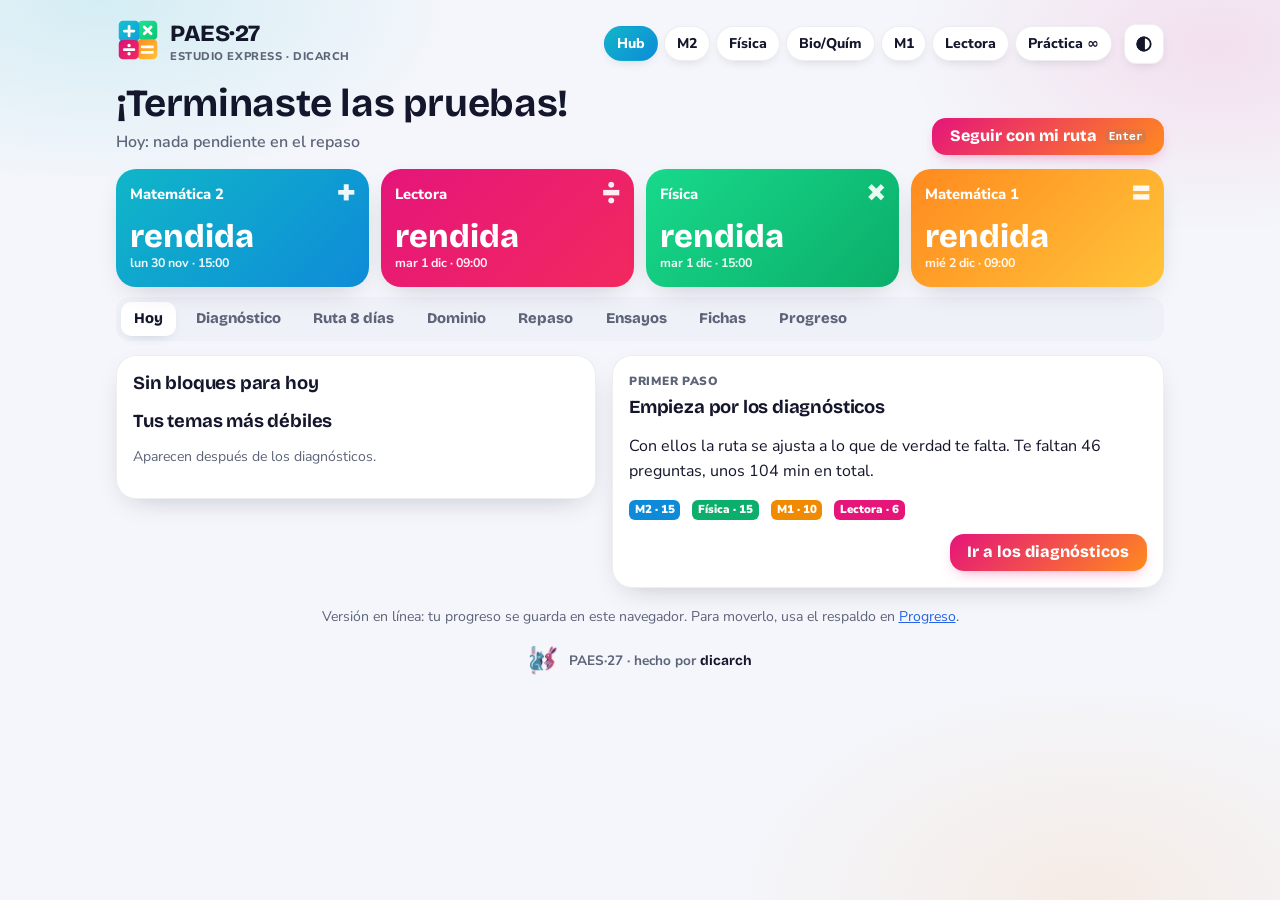
<file: paes27/index.html>
<!doctype html>
<html lang="es">
<head>
<meta charset="utf-8">
<meta name="viewport" content="width=device-width,initial-scale=1">
<script>try{var t=localStorage.getItem("paes27:tema");if(t)document.documentElement.dataset.theme=t}catch(e){}</script>
<title>PAES 2027 · Hub</title>
<style>
/* == paes27-css v4 == */
/* Sistema de diseño PAES·27 · dicarch (prototipo C, «azulejos vivos»): degradados y sombras suaves.
   El tema oscuro usa el mismo estilo (degradados, sombras difusas) sobre fondo azul noche.
   Las pizarras, sus leyendas y las fórmulas son SIEMPRE oscuras (azul noche), en ambos temas.
   Se copia IDÉNTICO en cada página con tools/sync_core.py: edita tools/core.css. */
@font-face{font-family:"Nunito Sans";src:url(lib/fonts/nunito-sans-latin-wght-normal.woff2) format("woff2");font-weight:200 1000;font-display:swap}
@font-face{font-family:"Bricolage Grotesque";src:url(lib/fonts/bricolage-grotesque-latin-wght-normal.woff2) format("woff2");font-weight:200 800;font-display:swap}
:root{
  --bg:#F4F6FB;--panel:#FFFFFF;--panel2:#EEF1F8;--line:#DDE3EE;--ink:#14162B;--muted:#5D6478;
  --acc:#2563EB;--acc2:#0E9DB4;--ok:#0B8F55;--mal:#D4145A;--warn:#C46A00;--okf:#18D98B;--malf:#E5157A;
  --cv:#FFFFFF;--cv-panel:#E4E9F3;--cv-panel2:#CBD3E2;
  --m2:#0E8BD8;--cie:#0BAE6A;--m1:#F08A00;--len:#E5157A;
  --m2-g:linear-gradient(135deg,#10B6C8,#0E8BD8);--cie-g:linear-gradient(135deg,#18D98B,#0BAE6A);--m1-g:linear-gradient(135deg,#FF8A1F,#FFC53A);--len-g:linear-gradient(135deg,#E5157A,#F2295F);
  --sobre:#FFFFFF;--btn:linear-gradient(135deg,#E5157A,#FF8A1F);--btn-ink:#FFFFFF;
  --borde:1px solid rgba(20,22,43,.07);--sombra:0 10px 30px -14px rgba(20,22,43,.28);--sombra-sm:0 4px 14px -8px rgba(20,22,43,.3);--sombra-btn:0 6px 16px -8px rgba(229,21,122,.6);
  --r:20px;--r-sm:14px;
  --fondo:radial-gradient(40% 30% at 8% 0%,rgba(16,182,200,.14),transparent 70%),radial-gradient(35% 30% at 95% 5%,rgba(229,21,122,.10),transparent 70%),radial-gradient(40% 35% at 85% 100%,rgba(255,138,31,.10),transparent 70%);
  color-scheme:light
}
@media (prefers-color-scheme:dark){:root:not([data-theme=light]){
  --bg:#12142A;--panel:#1C1F3A;--panel2:#262A4A;--line:#323760;--ink:#E9EBF7;--muted:#A4AAC6;
  --acc:#7C9DFF;--acc2:#3FD3E6;--ok:#2EE09A;--mal:#FF5C8A;--warn:#FFB547;--okf:#18D98B;--malf:#F2295F;
  --cv:#121830;--cv-panel:#1E2645;--cv-panel2:#333C60;
  --m2:#22B8E0;--cie:#18D98B;--m1:#FFA53A;--len:#F2295F;
  --m2-g:linear-gradient(135deg,#10B6C8,#0E8BD8);--cie-g:linear-gradient(135deg,#18D98B,#0BAE6A);--m1-g:linear-gradient(135deg,#FF8A1F,#FFC53A);--len-g:linear-gradient(135deg,#E5157A,#F2295F);
  --sobre:#FFFFFF;--btn:linear-gradient(135deg,#E5157A,#FF8A1F);--btn-ink:#FFFFFF;
  --borde:1px solid rgba(255,255,255,.06);--sombra:0 12px 32px -14px rgba(0,0,0,.7);--sombra-sm:0 4px 14px -8px rgba(0,0,0,.65);--sombra-btn:0 6px 18px -8px rgba(229,21,122,.65);
  --r:20px;--r-sm:14px;
  --fondo:radial-gradient(40% 30% at 8% 0%,rgba(16,182,200,.18),transparent 70%),radial-gradient(35% 30% at 95% 5%,rgba(229,21,122,.14),transparent 70%),radial-gradient(40% 35% at 85% 100%,rgba(255,138,31,.12),transparent 70%);
  color-scheme:dark}}
:root[data-theme=dark]{
  --bg:#12142A;--panel:#1C1F3A;--panel2:#262A4A;--line:#323760;--ink:#E9EBF7;--muted:#A4AAC6;
  --acc:#7C9DFF;--acc2:#3FD3E6;--ok:#2EE09A;--mal:#FF5C8A;--warn:#FFB547;--okf:#18D98B;--malf:#F2295F;
  --cv:#121830;--cv-panel:#1E2645;--cv-panel2:#333C60;
  --m2:#22B8E0;--cie:#18D98B;--m1:#FFA53A;--len:#F2295F;
  --m2-g:linear-gradient(135deg,#10B6C8,#0E8BD8);--cie-g:linear-gradient(135deg,#18D98B,#0BAE6A);--m1-g:linear-gradient(135deg,#FF8A1F,#FFC53A);--len-g:linear-gradient(135deg,#E5157A,#F2295F);
  --sobre:#FFFFFF;--btn:linear-gradient(135deg,#E5157A,#FF8A1F);--btn-ink:#FFFFFF;
  --borde:1px solid rgba(255,255,255,.06);--sombra:0 12px 32px -14px rgba(0,0,0,.7);--sombra-sm:0 4px 14px -8px rgba(0,0,0,.65);--sombra-btn:0 6px 18px -8px rgba(229,21,122,.65);
  --r:20px;--r-sm:14px;
  --fondo:radial-gradient(40% 30% at 8% 0%,rgba(16,182,200,.18),transparent 70%),radial-gradient(35% 30% at 95% 5%,rgba(229,21,122,.14),transparent 70%),radial-gradient(40% 35% at 85% 100%,rgba(255,138,31,.12),transparent 70%);
  color-scheme:dark}

*{box-sizing:border-box}
[hidden]{display:none!important}
html,body{margin:0;background:var(--fondo),var(--bg);background-attachment:fixed;color:var(--ink);font:16px/1.55 "Nunito Sans",system-ui,-apple-system,"Segoe UI",Roboto,sans-serif;-webkit-font-smoothing:antialiased}
h1,h2,h3,summary,.disp{font-family:"Bricolage Grotesque","Nunito Sans",system-ui,sans-serif;letter-spacing:-.01em}
h1,h2,h3{line-height:1.2;margin:.2em 0 .5em}
h2{font-size:1.3rem}h3{font-size:1.08rem}
a{color:var(--acc)}
:focus-visible{outline:3px solid var(--acc);outline-offset:2px;border-radius:6px}
.wrap{max-width:1080px;margin:0 auto;padding:18px 16px 32px}
.card{background:var(--panel);border:var(--borde);border-radius:var(--r);box-shadow:var(--sombra);padding:16px;margin:14px 0}
.muted{color:var(--muted)}.small{font-size:.88rem}
.btn{display:inline-flex;align-items:center;gap:.3em;background:var(--btn);color:var(--btn-ink);border:0;border-radius:var(--r-sm);padding:.6em 1.1em;font:800 1rem/1.1 "Bricolage Grotesque","Nunito Sans",system-ui,sans-serif;cursor:pointer;box-shadow:var(--sombra-btn);transition:transform .08s,box-shadow .08s,filter .1s}
.btn:hover{filter:brightness(1.06);transform:translateY(-1px)}
.btn:active{transform:translateY(3px);box-shadow:none}
.btn:disabled{opacity:.5;cursor:default;transform:none}
.btn.sec{background:var(--panel);color:var(--ink);border:var(--borde);box-shadow:var(--sombra-sm)}
.btn.mini{padding:.4em .8em;font-size:.88rem}
kbd{font:700 .7em ui-monospace,monospace;background:rgba(127,127,127,.22);border-radius:5px;padding:.1em .35em;margin-left:.3em}
/* encabezado, marca y pie */
.top{display:flex;align-items:center;gap:12px;flex-wrap:wrap;margin-bottom:10px}
.marca{display:flex;align-items:center;gap:10px;text-decoration:none;color:var(--ink)}
.marca svg{width:44px;height:44px;flex:none}
.marca b{display:block;font:800 1.45rem/1 "Bricolage Grotesque",sans-serif;letter-spacing:-.02em}
.marca small{display:block;color:var(--muted);font-weight:800;font-size:.7rem;letter-spacing:.05em;text-transform:uppercase;margin-top:3px}
.paginas{display:flex;gap:6px;flex-wrap:wrap;margin-left:auto}
.paginas a,.paginas span{padding:.4em .85em;border-radius:999px;font-weight:800;font-size:.88rem;text-decoration:none;color:var(--ink);background:var(--panel);border:var(--borde);box-shadow:var(--sombra-sm)}
.paginas a.on{background:var(--c,var(--m2-g));color:var(--sobre);border-color:transparent}
.paginas span{color:var(--muted);box-shadow:none;border-style:dashed}
.tema-btn{width:40px;height:40px;border-radius:12px;border:var(--borde);background:var(--panel);color:var(--ink);display:grid;place-items:center;cursor:pointer;box-shadow:var(--sombra-sm)}
.firma{display:flex;align-items:center;justify-content:center;gap:10px;color:var(--muted);font-size:.85rem;font-weight:700;padding:18px 0 6px}
.firma img{width:30px;height:30px;border-radius:8px}
.firma b{font-family:"Bricolage Grotesque",sans-serif;color:var(--ink)}
.hero{display:flex;justify-content:space-between;align-items:flex-end;gap:12px;flex-wrap:wrap;margin:8px 0 6px}
.hero h1{font-size:clamp(1.6rem,1.15rem + 1.7vw,2.4rem);margin:0}
/* pestañas, paneles y acordeones */
.tabs{display:flex;gap:6px;flex-wrap:wrap;margin:10px 0 6px;padding:5px;background:var(--panel2);border-radius:var(--r-sm)}
.tabs button{background:none;border:0;color:var(--muted);font:800 .92rem/1 "Bricolage Grotesque",sans-serif;padding:.65em .9em;cursor:pointer;border-radius:10px}
.tabs button.on{background:var(--panel);color:var(--ink);box-shadow:var(--sombra-sm)}
.pane{display:none}.pane.on{display:block}
details.acc{background:var(--panel2);border-radius:var(--r-sm);margin:12px 0}
details.acc>summary{cursor:pointer;padding:.75em 1em;font-weight:800;list-style:none;display:flex;align-items:center;gap:8px}
details.acc>summary::-webkit-details-marker{display:none}
details.acc>summary::after{content:"▸";margin-left:auto;color:var(--muted);transition:transform .15s}details.acc[open]>summary::after{transform:rotate(90deg)}
details.acc>.in{padding:0 1em 1em}
.chip{display:inline-block;padding:.15em .6em;border-radius:99px;font-size:.74rem;font-weight:900;background:var(--panel2);color:var(--muted)}
.chip.A{background:color-mix(in srgb,var(--mal) 16%,transparent);color:var(--mal)}
.chip.B{background:color-mix(in srgb,var(--warn) 18%,transparent);color:var(--warn)}
.chip.C{color:var(--muted)}
.chip.R{background:color-mix(in srgb,var(--ok) 16%,transparent);color:var(--ok)}
.chip.nuevo{background:color-mix(in srgb,var(--cie) 18%,transparent);color:var(--ok)}
.bar{height:10px;background:var(--panel2);border-radius:99px;overflow:hidden}.bar>i{display:block;height:100%;border-radius:99px}
.txt-ok{color:var(--ok)}.txt-mal{color:var(--mal)}.txt-warn{color:var(--warn)}
.grid2{display:grid;grid-template-columns:repeat(auto-fit,minmax(260px,1fr));gap:12px}
.fila{display:flex;gap:8px;flex-wrap:wrap;align-items:center}
input[type=range]{accent-color:var(--pag-solo,var(--m2));width:100%;height:24px}
select,input[type=time],input[type=number],textarea{background:var(--panel2);color:var(--ink);border:var(--borde);border-radius:10px;padding:.35em .55em;font:inherit}
code{background:var(--panel2);padding:.1em .4em;border-radius:6px;font-size:.92em}
/* pregunta (práctica, diagnóstico, ensayo) */
.q{background:var(--panel);border:var(--borde);border-radius:var(--r);box-shadow:var(--sombra);padding:16px}
.q-meta{font-size:.74rem;font-weight:900;color:var(--muted);text-transform:uppercase;letter-spacing:.06em;margin-bottom:6px}
.q-enun{font-size:1.05rem;font-weight:600;margin-bottom:12px}
.q-enun table{border-collapse:collapse;margin:8px 0}.q-enun td,.q-enun th{border:1px solid var(--line);padding:4px 10px;text-align:center}
.q-ops{display:grid;gap:9px}
.q-op{display:flex;gap:12px;align-items:center;text-align:left;background:var(--panel2);color:var(--ink);border:2px solid transparent;border-radius:14px;padding:.7em .9em;font:inherit;font-weight:700;cursor:pointer;transition:transform .06s,border-color .1s}
.q-op:hover:not(:disabled){border-color:var(--acc);transform:translateY(-1px)}
.q-op:disabled{cursor:default}
.q-l{flex:none;width:30px;height:30px;border-radius:9px;display:grid;place-items:center;font:800 .95rem/1 "Bricolage Grotesque",sans-serif;background:var(--panel);color:var(--ink)}
.q-op.ok{border-color:var(--okf);background:color-mix(in srgb,var(--okf) 16%,var(--panel))}.q-op.ok .q-l{background:var(--okf);color:#0F1923}
.q-op.mal{border-color:var(--malf);background:color-mix(in srgb,var(--malf) 14%,var(--panel))}.q-op.mal .q-l{background:var(--malf);color:#fff}
.q-op.sel{border-color:var(--acc);background:color-mix(in srgb,var(--acc) 14%,var(--panel))}.q-op.sel .q-l{background:var(--acc);color:var(--sobre)}
.q-fb{margin-top:10px}
.q-trampa{margin:8px 0;padding:10px 12px;border-left:5px solid var(--malf);border-radius:12px;background:color-mix(in srgb,var(--malf) 12%,var(--panel))}
.q-exp{margin-top:8px;padding:10px 12px;border-radius:12px;background:var(--panel2)}
.q-acc{display:flex;gap:8px;justify-content:flex-end;margin-top:12px}
/* lecciones */
.leccion{background:var(--panel);border:var(--borde);border-radius:var(--r);box-shadow:var(--sombra);padding:18px;margin:16px 0}
.lec-head{display:flex;gap:8px;align-items:center;flex-wrap:wrap;cursor:pointer;user-select:none}
.lec-head h2{margin:0 6px 0 0;font-size:1.22rem}
.lec-head::before{content:"";width:12px;height:12px;flex:none;border-right:3px solid var(--acc);border-bottom:3px solid var(--acc);transform:rotate(45deg) translate(-2px,-2px);transition:transform .15s}
.leccion.cerrada .lec-head::before{transform:rotate(-45deg)}
.leccion.cerrada .lec-body{display:none}
.leccion.cerrada{padding:13px 18px}
.dom{margin-left:auto;font-size:.74rem;font-weight:900;padding:.2em .65em;border-radius:99px;background:var(--panel2)}
.idea{background:var(--panel2);border-radius:var(--r-sm);padding:12px 14px;margin:12px 0;font-weight:600}
.paso,.mueve{margin:20px 0}
.pasos{display:flex;gap:8px;flex-wrap:wrap;margin:12px 0 2px}
.pasos button{border:0;border-radius:99px;padding:.45em .85em;background:var(--panel2);color:var(--muted);font:800 .86rem/1.1 "Bricolage Grotesque","Nunito Sans",sans-serif;cursor:pointer;transition:background .12s,color .12s}
.pasos button:hover{color:var(--ink)}
.pasos button.on{background:var(--pag,var(--m2-g));color:var(--sobre)}
.paso-pane{display:none}.paso-pane.on{display:block;animation:apar .25s ease}
.con-pasos .paso{margin:14px 0 8px}.con-pasos .paso>h3{display:none}
.con-pasos .paso-pane.multi .paso>h3{display:flex;margin-top:18px}.con-pasos .paso-pane.multi .paso>h3 .n{display:none}
.con-pasos details.acc.porque{background:none;margin:14px 0 8px}.con-pasos details.acc.porque>summary{display:none}.con-pasos details.acc.porque>.in{padding:0}
.paso-sig{display:flex;justify-content:flex-end;margin-top:14px}
.paso>h3,.mueve>h3{display:flex;align-items:center;gap:9px}
.paso>h3 .n,.mueve>h3 .n,details.acc>summary .n{display:inline-grid;place-items:center;min-width:1.75em;height:1.75em;padding:0 .3em;border-radius:9px;background:var(--btn);color:var(--btn-ink);font-size:.85rem}
.cv,.formula,.sd-demo,.cv+.cap,.sd-demo+.cap{
  --ink:#DBDEE1;--muted:#9AA3B2;--line:#35406A;--panel:#1F2747;--panel2:#2A3359;--sobre:#0F1923;
  --acc:#7C9DFF;--acc2:#4FD1E8;--ok:#79E22B;--mal:#FF5C66;--warn:#FFCB33;--okf:#79E22B;--malf:#FF5C66;
  --cv:#121830;--cv-panel:#1E2645;--cv-panel2:#333C60;--borde:1px solid rgba(147,160,187,.16);color:var(--ink)}
.cv{position:relative;min-width:0;border-radius:14px;overflow:hidden;border:0;background:var(--cv)}
.cv:has(+.cap),.sd-demo:has(+.cap){border-bottom-left-radius:0;border-bottom-right-radius:0}
.cv+.cap,.sd-demo+.cap{margin:0;background:var(--cv);border-top:1px solid rgba(147,160,187,.12);border-radius:0 0 14px 14px;padding:8px 12px;font-weight:600;font-size:.93rem}
.cv canvas{display:block;width:100%}
.cv.tres{height:340px}.cv.tres canvas{height:100%!important}
.manip{display:grid;grid-template-columns:minmax(0,1.35fr) minmax(0,1fr);gap:14px;align-items:start}
@media (max-width:820px){.manip{grid-template-columns:minmax(0,1fr)}}
.ctrl{display:grid;gap:8px}
.sl{display:grid;gap:2px;font-size:.92rem;font-weight:700}
.sl b{color:var(--pag-solo,var(--m2));font-variant-numeric:tabular-nums}
.formula{background:var(--cv);border-radius:14px;padding:12px 14px;font-weight:600;font-variant-numeric:tabular-nums;line-height:1.8}
.formula .res{font-weight:800}
.formula .hl{color:var(--warn);font-weight:800}
.cap{margin:8px 0 0;min-height:1.5em}
.ley{display:flex;gap:12px;flex-wrap:wrap;font-size:.85rem;color:var(--muted);font-weight:700;margin-top:4px}
.ley i{display:inline-block;width:12px;height:12px;border-radius:4px;margin-right:4px;vertical-align:-1px}
/* «el porqué» como viñetas visuales */
details.acc>.in>ol{counter-reset:v;list-style:none;padding:0;margin:4px 0 0;display:grid;grid-template-columns:repeat(auto-fit,minmax(168px,1fr));gap:12px}
details.acc>.in>ol>li{counter-increment:v;position:relative;background:var(--panel);border:var(--borde);border-radius:var(--r-sm);box-shadow:var(--sombra-sm);padding:40px 12px 12px;font-size:.95rem;line-height:1.5}
details.acc>.in>ol>li::before{content:counter(v);position:absolute;left:12px;top:10px;width:24px;height:24px;border-radius:8px;display:grid;place-items:center;background:var(--btn);color:var(--btn-ink);font:800 .85rem/1 "Bricolage Grotesque",sans-serif}
details.acc>.in>ol>li:not(:last-child)::after{content:"→";position:absolute;right:12px;top:8px;color:var(--muted);font-weight:900;font-size:1.1rem}
details.acc>.in>ol>li b{display:inline-block;background:color-mix(in srgb,var(--acc) 12%,transparent);color:var(--ink);border-radius:8px;padding:.05em .4em;margin:.1em 0;font-weight:800}
details.acc>.in>ol>li .esq{display:block;width:100%;height:auto;max-height:110px;margin:-2px 0 8px;overflow:visible;color:var(--ink)}
.tarjeta .esq{display:block;width:100%;height:auto;max-height:130px;margin:8px 0 6px;overflow:visible;color:var(--ink)}
.esq .a{stroke:var(--acc);fill:none}.esq .b{stroke:var(--acc2);fill:none}
.esq .w{stroke:var(--warn);fill:none}.esq .r{stroke:var(--mal);fill:none}.esq .g{stroke:var(--ok);fill:none}
.esq .m{stroke:var(--muted);fill:none}.esq text{fill:currentColor;font:800 12px "Nunito Sans",sans-serif;stroke:none}
.esq .fa{fill:var(--acc);stroke:none}.esq .fr{fill:var(--mal);stroke:none}.esq .fg{fill:var(--ok);stroke:none}.esq .fm{fill:var(--muted);stroke:none}.esq .fw{fill:var(--warn);stroke:none}.esq .fb{fill:var(--acc2);stroke:none}
/* ejemplo resuelto y práctica */
.ejemplo .enun{font-weight:700;margin-bottom:8px}
.ejemplo ol{margin:0;padding-left:1.4em}
.ejemplo li{margin:7px 0;animation:apar .35s ease}
@keyframes apar{from{opacity:0;transform:translateY(4px)}to{opacity:1}}
.ejemplo .trampa-ej{margin-top:10px;padding:8px 12px;border-left:5px solid var(--warn);border-radius:10px;background:color-mix(in srgb,var(--warn) 10%,var(--panel))}
.niveles{display:flex;gap:6px;margin-bottom:10px;flex-wrap:wrap}
.niveles button.on{background:var(--btn);color:var(--btn-ink);border-color:transparent}
.resumen-nivel{background:var(--panel2);border-radius:var(--r);padding:14px}
table.t2{border-collapse:collapse;margin:4px 0;font-variant-numeric:tabular-nums}
table.t2 td,table.t2 th{border:1px solid var(--line);padding:4px 10px;text-align:center}
table.t2 .hl{background:color-mix(in srgb,var(--warn) 22%,transparent)}table.t2 .hl2{background:color-mix(in srgb,var(--acc2) 20%,transparent)}
.pend{display:grid;grid-template-columns:repeat(auto-fit,minmax(220px,1fr));gap:10px}
.pend .card{margin:0;box-shadow:none;border-style:dashed}
.sd-demo{background:var(--cv);border-radius:14px;padding:12px;display:grid;grid-template-columns:1fr 1fr;gap:12px;min-height:200px}
.sd-caso>div{margin:4px 0}
.sd-lista{margin:0;padding:0;list-style:none}.sd-lista li{padding:3px 8px;border-radius:8px;transition:opacity .3s}
.sd-lista li.tach{text-decoration:line-through;opacity:.35}.sd-lista li.fin{background:color-mix(in srgb,var(--ok) 16%,transparent);color:var(--ok);font-weight:800}
.sd-opciones{margin:-4px 0 8px}
@media (max-width:700px){.sd-demo{grid-template-columns:1fr}}
/* lecciones en formato tarjeta */
.tarjetas{display:grid;grid-template-columns:repeat(auto-fit,minmax(210px,1fr));gap:12px;margin:12px 0 16px}
.tarjeta{background:var(--panel2);border-radius:var(--r-sm);padding:12px 14px}
.tarjeta h4{margin:6px 0 4px;font:800 1.05rem/1.2 "Bricolage Grotesque",sans-serif}
.tarjeta p{margin:0;font-size:.93rem}
.tarjeta .onda{display:inline-block;font-size:.72rem;font-weight:900;padding:.15em .55em;border-radius:99px;background:color-mix(in srgb,var(--acc) 15%,transparent);color:var(--acc)}
.tarjeta.trampa .onda{background:color-mix(in srgb,var(--malf) 16%,transparent);color:var(--mal)}
.no,.si{display:block;margin:5px 0 0;padding:5px 9px;border-radius:9px;font-weight:700;font-variant-numeric:tabular-nums}
.no{background:color-mix(in srgb,var(--malf) 11%,transparent);text-decoration:line-through;text-decoration-color:color-mix(in srgb,var(--mal) 55%,transparent)}
.no::before{content:"✘ ";color:var(--mal);display:inline-block;text-decoration:none}
.si{background:color-mix(in srgb,var(--okf) 14%,transparent)}.si::before{content:"✔ ";color:var(--ok)}
/* ensayo */
.ens-top{display:flex;justify-content:space-between;align-items:center;gap:10px;flex-wrap:wrap;margin:8px 0 10px}
.ens-reloj{font:800 1.35rem/1 "Bricolage Grotesque",sans-serif;font-variant-numeric:tabular-nums}
.ens-grilla{display:grid;grid-template-columns:repeat(auto-fill,minmax(38px,1fr));gap:6px;margin-top:8px}
.ens-grilla button{background:var(--panel2);color:var(--muted);border:2px solid transparent;border-radius:9px;padding:5px 0;font:800 .85rem/1.2 "Nunito Sans",sans-serif;cursor:pointer}
.ens-grilla button.r{background:color-mix(in srgb,var(--acc) 22%,var(--panel));color:var(--ink)}.ens-grilla button.m{border-color:var(--warn)}
.ens-grilla button.a{outline:3px solid var(--acc2)}
.ens-ley{padding:0 6px;border-radius:5px}.ens-ley.r{background:color-mix(in srgb,var(--acc) 22%,var(--panel));color:var(--ink)}.ens-ley.m{border:2px solid var(--warn)}
@media (max-width:600px){.wrap{padding:12px 12px 24px}.card,.leccion{padding:13px}.marca b{font-size:1.25rem}}
@media (prefers-reduced-motion:reduce){*,*::before,*::after{animation-duration:.001ms!important;transition-duration:.001ms!important}}
/* == fin paes27-css v4 == */

.aviso{border-radius:10px;padding:10px 14px;margin:10px 0;font-size:.95rem}
.aviso.rojo{background:rgba(240,105,122,.15);border:1px solid var(--mal)}
.aviso.amar{background:rgba(242,184,75,.12);border:1px solid var(--warn)}
.diag-cards{display:grid;grid-template-columns:repeat(auto-fit,minmax(220px,1fr));gap:12px}
.diag-card{background:linear-gradient(var(--c),var(--c)) top/100% 6px no-repeat,var(--panel);border:var(--borde);border-radius:var(--r);box-shadow:var(--sombra);padding:18px 14px 14px}
.run-top{display:flex;justify-content:space-between;align-items:center;gap:10px;margin-bottom:10px;flex-wrap:wrap}
.prog{height:6px;background:var(--panel2);border-radius:9px;overflow:hidden;margin:6px 0 12px}.prog i{display:block;height:100%;background:var(--acc)}
.len-layout{display:grid;grid-template-columns:1fr 1fr;gap:14px;align-items:start}
.len-texto{background:var(--panel);border:var(--borde);border-radius:var(--r);padding:14px;max-height:75vh;overflow:auto;position:sticky;top:8px}
.len-texto p{margin:.5em 0}
@media (max-width:800px){.len-layout{grid-template-columns:1fr}.len-texto{position:static;max-height:none}}
table.res{width:100%;border-collapse:collapse;font-size:.93rem}
table.res td,table.res th{padding:6px 8px;border-bottom:1px solid var(--line);text-align:left;vertical-align:top}
.dia{background:var(--panel);border:var(--borde);border-radius:var(--r);box-shadow:var(--sombra);margin:12px 0;overflow:hidden}
.dia>h3{margin:0;padding:10px 14px;background:var(--panel2);display:flex;justify-content:space-between;gap:8px;flex-wrap:wrap;font-size:1rem}
.dia.hoy{outline:3px solid var(--acc);outline-offset:-1px}
.dia.pasado{opacity:.6}
.bloque{display:grid;grid-template-columns:22px 92px 1fr;gap:10px;padding:9px 14px;border-top:1px dashed color-mix(in srgb,var(--muted) 40%,transparent);align-items:center}
.bloque:first-of-type{border-top:0}
.bloque .hora{color:var(--muted);font-variant-numeric:tabular-nums;font-size:.88rem;font-weight:700}
.bloque .tit{font-weight:800}.bloque a{text-decoration:none}.bloque a:hover .tit{text-decoration:underline}
.bloque .det{color:var(--muted);font-size:.84rem}
.bloque input[type=checkbox]{appearance:none;-webkit-appearance:none;width:22px;height:22px;margin:0;border-radius:7px;border:2px solid var(--muted);display:grid;place-items:center;cursor:pointer;background:none}
.bloque input[type=checkbox]:checked{background:var(--okf);border-color:var(--okf)}
.bloque input[type=checkbox]:checked::after{content:"✓";color:#0F1923;font-weight:900;font-size:.8rem;line-height:1}
.bloque input[type=checkbox]:disabled{cursor:default}
.hoy-grid{display:grid;grid-template-columns:minmax(0,1fr) minmax(0,1.15fr);gap:16px;margin-top:14px;align-items:start}
.hoy-grid>.card{margin:0}.hoy-grid h2{font-size:1.15rem;margin:0 0 8px}
.hoy-grid .bloque{padding:9px 0}.hoy-grid .bloque:first-of-type{border-top:0}
.debil{display:grid;grid-template-columns:minmax(0,1fr) 120px 42px;gap:10px;align-items:center;margin:7px 0;font-weight:700;font-size:.92rem}
.debil a{color:inherit;text-decoration:none}.debil .v{text-align:right;font-variant-numeric:tabular-nums}
.rapida .q{background:none;border:0;box-shadow:none;padding:0}
.pend-diag{display:flex;gap:6px;flex-wrap:wrap;margin:10px 0 14px}
.como-abrir{text-align:center;margin:18px 0 0}
@media (max-width:820px){.hoy-grid{grid-template-columns:minmax(0,1fr)}}
.tag{font-size:.72rem;font-weight:900;padding:.1em .5em;border-radius:6px;margin-right:6px;color:var(--sobre);background:var(--c)}
.dom-row{display:grid;grid-template-columns:1fr 150px 48px;gap:10px;align-items:center;padding:6px 0;border-bottom:1px solid var(--line)}
.dom-row .n{font-size:.95rem}.dom-row .v{text-align:right;font-variant-numeric:tabular-nums;font-weight:700}
@media (max-width:560px){.dom-row{grid-template-columns:1fr 90px 42px}.bloque{grid-template-columns:24px 1fr}.bloque .hora{grid-column:2}.bloque>div:last-child{grid-column:2}}
.cuenta{display:grid;grid-template-columns:repeat(4,minmax(0,1fr));gap:12px;margin:14px 0 6px}
.cuenta .ex{position:relative;border-radius:var(--r);padding:14px;min-height:112px;color:var(--sobre);background:var(--cg);box-shadow:var(--sombra);overflow:hidden}
.cuenta .sim{position:absolute;right:12px;top:4px;font:800 2.4rem/1 "Bricolage Grotesque",sans-serif;opacity:.92}
.cuenta .pr{font-weight:800;font-size:.92rem}
.cuenta .dias{font:800 2rem/1 "Bricolage Grotesque",sans-serif;margin-top:16px}.cuenta .dias small{font-size:.9rem}
.cuenta .f{font-size:.78rem;font-weight:700;opacity:.92}
@media (max-width:720px){.cuenta{grid-template-columns:repeat(2,minmax(0,1fr))}}
/* fichas finales */
.ficha{background:var(--panel);border:var(--borde);border-radius:var(--r);box-shadow:var(--sombra);margin:14px 0;overflow:hidden}
.fi-cab{padding:16px 18px 12px;color:#fff;background:var(--m2-g)}
.fi-cab.fi-CIE{background:var(--cie-g)}.fi-cab.fi-M1{background:var(--m1-g)}.fi-cab.fi-LEN{background:var(--len-g)}
.fi-cab h2{margin:0;color:#fff}.fi-cab p{margin:4px 0 0;font-weight:700;opacity:.95}
.fi-consejos{margin:12px 18px 0;padding:10px 14px 10px 32px;background:var(--panel2);border-radius:var(--r-sm);font-weight:600;font-size:.93rem}
.fi-cols{columns:2 360px;column-gap:18px;padding:6px 18px 16px}
.fi-eje{display:contents}
.fi-eje>h3{break-after:avoid;margin:14px 0 6px;font-size:1.02rem;color:var(--muted);text-transform:uppercase;letter-spacing:.04em}
.fi{break-inside:avoid;background:var(--panel2);border-radius:var(--r-sm);padding:10px 12px;margin:0 0 10px;font-size:.92rem}
.fi h4{margin:0 0 4px;display:flex;gap:6px;align-items:center;flex-wrap:wrap;font:800 1rem/1.25 "Bricolage Grotesque",sans-serif}
.fi ul{margin:0;padding-left:1.1em}.fi li{margin:2px 0}
.fi .esq{max-height:96px;margin:2px 0 6px}
.fi-tr .no,.fi-tr .si{font-size:.88rem;padding:3px 8px;margin-top:4px}
.fi-tr .no{text-decoration:none}.fi li.t{list-style:none;margin-left:-1.1em}
.fi-dom{margin-left:auto;font-size:.76rem;font-weight:900;padding:.1em .5em;border-radius:99px;background:var(--panel)}
.fi-dom:empty{display:none}
.fi.fi-flojo{box-shadow:inset 4px 0 0 var(--warn)}
.fi-ojo{display:inline-block;font-size:.72rem;font-weight:900;padding:.1em .5em;border-radius:99px;background:color-mix(in srgb,var(--warn) 22%,transparent);color:var(--warn)}
.fi-tab{border-collapse:collapse;margin:4px 0;font-size:.86rem;background:var(--panel)}
.fi-tab td,.fi-tab th{border:1px solid var(--line);padding:2px 7px;text-align:left}
#fichas-sel .btn.on{background:var(--btn);color:var(--btn-ink)}
@media print{
  :root,:root[data-theme=dark]{--bg:#fff;--panel:#fff;--panel2:#f4f5f9;--line:#ccd;--ink:#111;--muted:#444;--fondo:none}
  html,body{background:#fff!important;font-size:10.5pt}
  .top,.hero,#avisoOrigen,.cuenta,.tabs,.pane:not(#p-fichas),.como-abrir,.firma,.no-print,.ficha[hidden]{display:none!important}
  .wrap{padding:0;max-width:none}.ficha{box-shadow:none;border:0;margin:0}
  .fi-cab{-webkit-print-color-adjust:exact;print-color-adjust:exact}
  .fi-cols{columns:3;column-gap:10px;padding:4px 0}.fi{padding:5px 7px;margin-bottom:5px;font-size:8.3pt;line-height:1.35}
  .fi .esq{display:none}.fi-consejos{font-size:8.5pt;margin:6px 0 0}.fi-cab{padding:8px 12px}.fi-eje>h3{font-size:9pt;margin:6px 0 4px}
  .fi-tr .no,.fi-tr .si{font-size:8pt;padding:2px 6px;margin-top:2px}.fi h4{font-size:9.5pt}
}
</style>
</head>
<body>
<div class="wrap">
  <header class="top">
    <a class="marca" href="index.html"><span data-logo></span><span><b>PAES·27</b><small>estudio express · dicarch</small></span></a>
    <nav class="paginas">
      <a href="index.html" class="on" style="--c:var(--m2-g)">Hub</a>
      <a href="m2.html" style="--c:var(--m2-g)">M2</a>
      <a href="fisica.html" style="--c:var(--cie-g)">Física</a>
      <a href="bioquim.html" style="--c:var(--cie-g)">Bio/Quím</a>
      <a href="m1.html" style="--c:var(--m1-g)">M1</a>
      <a href="lenguaje.html" style="--c:var(--len-g)">Lectora</a>
      <a href="practica.html" style="--c:var(--btn)">Práctica ∞</a>
    </nav>
    <button class="tema-btn" data-tema-btn></button>
  </header>
  <div class="hero"><div><h1 id="heroTit">PAES·27</h1><p class="muted" id="hoyTxt" style="margin:.25em 0 0;font-weight:600"></p></div><button class="btn" id="seguir" type="button">Seguir con mi ruta <kbd>Enter</kbd></button></div>
  <div id="avisoOrigen"></div>
  <div class="cuenta" id="cuenta"></div>

  <nav class="tabs" id="tabs">
    <button data-tab="hoy">Hoy</button>
    <button data-tab="diag">Diagnóstico</button>
    <button data-tab="ruta">Ruta 8 días</button>
    <button data-tab="dominio">Dominio</button>
    <button data-tab="repaso">Repaso</button>
    <button data-tab="ensayos">Ensayos</button>
    <button data-tab="fichas">Fichas</button>
    <button data-tab="progreso">Progreso</button>
  </nav>

  <section class="pane" id="p-hoy"></section>
  <section class="pane" id="p-diag"></section>
  <section class="pane" id="p-ruta"></section>
  <section class="pane" id="p-dominio"></section>
  <section class="pane" id="p-repaso"></section>
  <section class="pane" id="p-ensayos"></section>
  <section class="pane" id="p-fichas">
  <!-- @@fichas@@ -->
<div class="card fichas-top no-print"><h2>Fichas finales</h2><p>Una página por prueba con fórmulas y trampas, para leer la mañana del examen. <b>Nada nuevo:</b> solo repasar lo que ya practicaste.</p><div class="fila" id="fichas-sel"><button class="btn sec" data-ficha="M2">M2 · lun 30</button><button class="btn sec" data-ficha="LEN">Lectora · mar 1, 09:00</button><button class="btn sec" data-ficha="CIE">Física · mar 1, 15:00</button><button class="btn sec" data-ficha="M1">M1 · mié 2</button><button class="btn mini" type="button" id="ficha-imprimir">Imprimir esta ficha</button></div><p class="small muted">Los temas con <span class="fi-ojo">repásalo</span> tienen tu dominio bajo 50 %: léelos primero. Al lado de cada tema ves tu dominio actual.</p></div>
<article class="ficha" data-ficha="M2" hidden><header class="fi-cab fi-M2"><h2>Ficha final · Matemática 2</h2><p>Lunes 30 de noviembre, 15:00 · 55 preguntas (50 cuentan) en 2 h 20 min · unos 2½ min por pregunta</p></header><ul class="fi-consejos"><li>M2 también evalúa todo M1: si una pregunta parece de M1, no es una trampa, es parte de la prueba.</li><li>Las de suficiencia de datos vienen al final: guarda tiempo para ellas y no calcules de más.</li><li>No hay descuento por error: no dejes ninguna en blanco.</li></ul><div class="fi-cols"><section class="fi-eje"><h3>Álgebra y funciones</h3><div class="fi" data-tema="m2.alg.sistemas-rectas"><h4>Rectas y sistemas 2×2 <span class="chip A">A</span><span class="fi-dom"></span></h4><svg class="esq" viewBox="0 0 200 92" aria-hidden="true"><path class="a" d="M10 70L70 20" stroke-width="3" stroke-linecap="round"/><path class="b" d="M30 80L90 30" stroke-width="3" stroke-linecap="round"/><text x="50" y="92" text-anchor="middle">paralelas: 0</text><path class="a" d="M115 75L185 20" stroke-width="6" stroke-linecap="round"/><path class="b" d="M115 75L185 20" stroke-width="2.5" stroke-linecap="round" stroke-dasharray="6 5"/><text x="150" y="92" text-anchor="middle">coinciden: ∞</text></svg><ul><li>Pendiente m = (y₂ − y₁)/(x₂ − x₁). Recta: y = mx + n (n = corte con el eje Y).</li><li>En ax + by = c (b ≠ 0): m = −a/b. Sin despejar: a₁/a₂ = b₁/b₂ ≠ c₁/c₂ → paralelas (0 soluciones); a₁/a₂ = b₁/b₂ = c₁/c₂ → misma recta (infinitas).</li><li>Se cortan (m₁ ≠ m₂): <b>1 solución</b>. Paralelas (m igual, n distinto): <b>0</b>. Misma recta: <b>infinitas</b>.</li><li>Perpendiculares: m₁ · m₂ = −1.</li></ul><div class="fi-tr"><span class="no">En 2x + 3y = 6 la pendiente es 2.</span><span class="si">Despejo: y = −(2/3)x + 2, así que m = −2/3.</span></div></div><div class="fi" data-tema="m2.alg.trig-funciones"><h4>Gráficos de seno y coseno <span class="chip B">B</span><span class="fi-dom"></span></h4><ul><li>f(x) = A·sen(Bx) + C: amplitud |A|, período 2π/|B| (en grados, 360°/|B|), máximo C + |A|, mínimo C − |A|.</li><li>sen y cos van de −1 a 1 y se repiten cada 360° = 2π. sen(0) = 0; cos(0) = 1.</li></ul><div class="fi-tr"><span class="no">El período de sen(2x) es 2.</span><span class="si">Período = 2π/B = 2π/2 = π.</span></div></div><div class="fi" data-tema="m2.alg.potencia"><h4>Función potencia a·xⁿ <span class="chip C">C</span><span class="fi-dom"></span></h4><ul><li>n par: simétrica respecto del eje Y (función par). n impar: simétrica respecto del origen.</li><li>Con a = 1 y n ≥ 1, todas pasan por (0, 0) y (1, 1). Con n negativo (xⁿ = 1/x<sup>|n|</sup>) no existe en x = 0, pero igual pasa por (1, 1). a &lt; 0 la refleja en el eje X.</li><li>Entre 0 y 1, más exponente da un número más chico: 0,5³ = 0,125 &lt; 0,5² = 0,25.</li></ul><div class="fi-tr"><span class="no">Para x entre 0 y 1, x³ &gt; x².</span><span class="si">Es al revés: x³ &lt; x² (y para x &gt; 1, x³ &gt; x²).</span></div></div><div class="fi" data-tema="m2.m1-dificil"><h4>Cuadrática, semejanza y cilindro <span class="chip C">C</span><span class="fi-dom"></span></h4><ul><li>Vértice: x = −b/(2a). Δ = b² − 4ac: Δ &gt; 0 dos soluciones; Δ = 0 una; Δ &lt; 0 ninguna real.</li><li>a &gt; 0 abre hacia arriba (mínimo); a &lt; 0 hacia abajo (máximo).</li><li>Razón de semejanza k: longitudes ×k, áreas ×k², volúmenes ×k³.</li><li>Cilindro: V = πr²h; área total = 2πr² + 2πrh.</li></ul><div class="fi-tr"><span class="no">Si el radio del cilindro se duplica, el volumen se duplica.</span><span class="si">Se multiplica por 4, porque el radio está al cuadrado (πr²h).</span></div></div></section><section class="fi-eje"><h3>Números</h3><div class="fi" data-tema="m2.num.log-exp"><h4>Logaritmos, exponencial y logarítmica <span class="chip A">A</span><span class="fi-dom"></span></h4><svg class="esq" viewBox="0 0 200 92" aria-hidden="true"><path class="m" d="M30 88L120 2" stroke-width="1.5" stroke-linecap="round" stroke-dasharray="4 4"/><path class="a" d="M20.0 76.3L21.0 76.1L22.0 75.9L23.0 75.7L24.0 75.5L25.0 75.2L26.0 75.0L27.0 74.7L28.0 74.5L29.0 74.2L30.0 73.9L31.0 73.6L32.0 73.3L33.0 72.9L34.0 72.6L35.0 72.2L36.0 71.8L37.0 71.4L38.0 70.9L39.0 70.5L40.0 70.0L41.0 69.5L42.0 69.0L43.0 68.4L44.0 67.8L45.0 67.2L46.0 66.5L47.0 65.9L48.0 65.1L49.0 64.4L50.0 63.6L51.0 62.8L52.0 61.9L53.0 61.0L54.0 60.0L55.0 59.0L56.0 57.9L57.0 56.8L58.0 55.6L59.0 54.4L60.0 53.1L61.0 51.7L62.0 50.3L63.0 48.8L64.0 47.2L65.0 45.5L66.0 43.8L67.0 41.9L68.0 40.0L69.0 38.0L70.0 35.8L71.0 33.6L72.0 31.2L73.0 28.8L74.0 26.2L75.0 23.4L76.0 20.6L77.0 17.5L78.0 14.4L79.0 11.0L80.0 7.5" stroke-width="3" fill="none" stroke-linecap="round"/><path class="b" d="M34.0 88.5L36.4 78.9L38.9 72.4L41.3 67.5L43.7 63.6L46.2 60.3L48.6 57.5L51.0 55.0L53.5 52.8L55.9 50.8L58.3 49.0L60.8 47.3L63.2 45.8L65.6 44.3L68.1 43.0L70.5 41.7L72.9 40.6L75.4 39.5L77.8 38.4L80.2 37.4L82.7 36.4L85.1 35.5L87.5 34.7L90.0 33.8L92.4 33.0L94.8 32.2L97.3 31.5L99.7 30.8L102.1 30.1L104.6 29.4L107.0 28.8L109.4 28.1L111.9 27.5L114.3 26.9L116.7 26.4L119.2 25.8L121.6 25.3L124.0 24.7L126.5 24.2L128.9 23.7L131.3 23.2L133.8 22.7L136.2 22.3L138.6 21.8L141.1 21.4L143.5 20.9L145.9 20.5L148.4 20.1L150.8 19.7L153.2 19.3L155.7 18.9L158.1 18.5L160.5 18.1L163.0 17.7L165.4 17.4L167.8 17.0L170.3 16.7L172.7 16.3L175.1 16.0L177.6 15.6L180.0 15.3" stroke-width="3" fill="none" stroke-linecap="round"/><text x="60" y="18" text-anchor="middle">bˣ</text><text x="170" y="46" text-anchor="end">log<tspan baseline-shift="sub" font-size="75%">b</tspan> x</text></svg><ul><li>log<sub>b</sub> N = k ⇔ bᵏ = N, con b &gt; 0, b ≠ 1 y N &gt; 0. log<sub>b</sub> 1 = 0; log<sub>b</sub> b = 1.</li><li>log(M·N) = log M + log N; log(M/N) = log M − log N; log(Mᵏ) = k·log M.</li><li>Cambio de base: log<sub>b</sub> N = log N / log b.</li><li>y = bˣ pasa por (0, 1); y = log<sub>b</sub> x pasa por (1, 0) y solo existe para x &gt; 0. Son reflejo una de otra en y = x. Crecen si b &gt; 1.</li></ul><div class="fi-tr"><span class="no">log(M + N) = log M + log N.</span><span class="si">No hay regla para la suma. Y ojo: (log M)² ≠ 2·log M.</span></div></div><div class="fi" data-tema="m2.num.reales"><h4>Operatoria en los reales <span class="chip C">C</span><span class="fi-dom"></span></h4><ul><li>ⁿ√(aᵐ) = a<sup>m/n</sup>; √a · √b = √(ab).</li><li>Simplificar: √48 = √(16·3) = 4√3. Solo se suman raíces iguales: 2√3 + 3√3 = 5√3.</li><li>(√a + √b)(√a − √b) = a − b: sirve para racionalizar.</li></ul><div class="fi-tr"><span class="no">√(9 + 16) = √9 + √16 = 7.</span><span class="si">√(9 + 16) = √25 = 5.</span></div></div><div class="fi" data-tema="m2.num.financiera"><h4>Matemática financiera <span class="chip B">B</span><span class="fi-dom"></span></h4><ul><li>Monto final con interés simple: C·(1 + i·n) (el interés ganado es C·i·n). Compuesto: C·(1 + i)ⁿ (interés = monto − C).</li><li>i en decimal (5 % = 0,05) y en la misma unidad que n: tasa mensual con meses, tasa anual con años.</li><li>Crédito: cuotas pagadas = cuota × n.º de cuotas. Costo del crédito = cuotas pagadas − monto prestado. Con pie: (pie + cuotas) − precio al contado.</li><li>AFP: cada mes se descuenta el 10 % del sueldo imponible para tu cuenta, más la comisión de la AFP.</li></ul><div class="fi-tr"><span class="no">Subir 5 % y luego bajar 5 % deja el precio igual.</span><span class="si">1,05 · 0,95 = 0,9975: queda 0,25 % más bajo.</span></div></div></section><section class="fi-eje"><h3>Geometría</h3><div class="fi" data-tema="m2.geo.trig-razones"><h4>Razones trigonométricas <span class="chip A">A</span><span class="fi-dom"></span></h4><ul><li>sen α = opuesto/hipotenusa; cos α = adyacente/hipotenusa; tan α = opuesto/adyacente = sen α/cos α.</li><li>sen²α + cos²α = 1. En la circunferencia de radio 1, el punto del ángulo θ es (cos θ, sen θ).</li><li class="t"><table class="fi-tab"><tr><th></th><th>30°</th><th>45°</th><th>60°</th></tr><tr><td>sen</td><td>1/2</td><td>√2/2</td><td>√3/2</td></tr><tr><td>cos</td><td>√3/2</td><td>√2/2</td><td>1/2</td></tr><tr><td>tan</td><td>√3/3</td><td>1</td><td>√3</td></tr></table></li></ul><div class="fi-tr"><span class="no">Tomar el cateto que toca el ángulo como el opuesto.</span><span class="si">El opuesto es el que NO toca el ángulo; el adyacente sí lo toca (y no es la hipotenusa).</span></div></div><div class="fi" data-tema="m2.geo.circunferencia"><h4>Ángulos, arcos, cuerdas y secantes <span class="chip B">B</span><span class="fi-dom"></span></h4><svg class="esq" viewBox="0 0 200 92" aria-hidden="true"><circle class="m" cx="70" cy="46" r="36" stroke-width="2"/><path class="b" d="M70.0 82.0L42.4 22.9" stroke-width="2.5" stroke-linecap="round"/><path class="b" d="M70.0 82.0L97.6 22.9" stroke-width="2.5" stroke-linecap="round"/><path class="a" d="M70 46L42.4 22.9" stroke-width="2.5" stroke-linecap="round"/><path class="a" d="M70 46L97.6 22.9" stroke-width="2.5" stroke-linecap="round"/><path class="b" d="M75.4 71.3A12 12 0 0 0 64.6 71.3" stroke-width="2" fill="none" stroke-linecap="round"/><path class="a" d="M76.9 40.2A9 9 0 0 0 63.1 40.2" stroke-width="2" fill="none" stroke-linecap="round"/><text x="70" y="64" text-anchor="middle" style="font-size:11px;fill:var(--acc2)">α</text><text x="70" y="33" text-anchor="middle" style="font-size:11px;fill:var(--acc)">2α</text><text x="152" y="30" text-anchor="middle" style="font-size:10.5px">del centro</text><text x="152" y="44" text-anchor="middle" style="font-size:10.5px">= 2 × inscrito</text><text x="152" y="66" text-anchor="middle" style="font-size:9.5px">en el diámetro: 90°</text></svg><ul><li>Ángulo del centro = arco. Ángulo inscrito = la mitad del arco que abarca.</li><li>Inscrito en una semicircunferencia = 90°. Cuadrilátero inscrito: ángulos opuestos suman 180°.</li><li>Cuerdas que se cortan en P: PA·PB = PC·PD (los dos trozos de cada cuerda). Dos secantes desde P exterior: PA·PB = PC·PD, con PA = tramo exterior y PB = secante completa (no la cuerda).</li><li>Largo de un arco de α°: 2πr·α/360.</li></ul><div class="fi-tr"><span class="no">El ángulo inscrito mide lo mismo que su arco.</span><span class="si">Mide la mitad: un arco de 100° da un inscrito de 50°.</span></div></div><div class="fi" data-tema="m2.geo.homotecia"><h4>Homotecia <span class="chip B">B</span><span class="fi-dom"></span></h4><ul><li>Con centro O y razón k: P' = O + k·(P − O). Con centro en el origen: P' = k·P.</li><li>Lados ×|k|, áreas ×k², volúmenes ×|k|³. k &lt; 0: la imagen queda al otro lado de O (rotada en 180°).</li><li>|k| &gt; 1 amplía; 0 &lt; |k| &lt; 1 reduce; k = −1 es una simetría central.</li></ul><div class="fi-tr"><span class="no">Con k = −2 el área se multiplica por −2.</span><span class="si">Se multiplica por k² = 4.</span></div></div><div class="fi" data-tema="m2.geo.esfera"><h4>Esfera <span class="chip B">B</span><span class="fi-dom"></span></h4><ul><li>Área = 4πr². Volumen = (4/3)πr³.</li><li>Semiesfera: volumen (2/3)πr³; área curva 2πr² (+ πr² de la base si es sólida = 3πr²).</li><li>Radio ×k → área ×k², volumen ×k³.</li></ul><div class="fi-tr"><span class="no">Usar el diámetro en la fórmula.</span><span class="si">Si te dan el diámetro d, usa r = d/2 antes de elevar.</span></div></div></section><section class="fi-eje"><h3>Probabilidad y estadística</h3><div class="fi" data-tema="m2.pro.condicional"><h4>Probabilidad condicional <span class="chip A">A</span><span class="fi-dom"></span></h4><ul><li>P(A | B) = P(A ∩ B)/P(B). En una tabla: la fila o columna de B es el nuevo total.</li><li>Árbol: multiplica a lo largo de cada camino y suma los caminos que llegan al mismo resultado (probabilidad total).</li><li>A y B independientes ⇔ P(A | B) = P(A) ⇔ P(A ∩ B) = P(A)·P(B).</li></ul><div class="fi-tr"><span class="no">P(A | B) = P(B | A).</span><span class="si">Mismo numerador, distinto denominador: n(A ∩ B)/n(B) vs n(A ∩ B)/n(A).</span></div></div><div class="fi" data-tema="m2.pro.combinatoria"><h4>Permutaciones y combinatoria <span class="chip A">A</span><span class="fi-dom"></span></h4><ul><li>Ordenar n cosas: n!. Elegir k con orden y sin repetir: n!/(n − k)!. Con repetición: nᵏ.</li><li>Sin orden: C(n, k) = n!/(k!·(n − k)!). C(n, k) = C(n, n − k).</li><li>Lo que ocurre a la vez («y») se multiplica: «2 de 5 y 2 de 4» = C(5, 2)·C(4, 2) = 60. Casos que se excluyen («o») se suman.</li></ul><div class="fi-tr"><span class="no">Elegir presidente y tesorero con C(n, 2).</span><span class="si">Los cargos son distintos: el orden importa → n·(n − 1).</span></div></div><div class="fi" data-tema="m2.pro.dispersion"><h4>Medidas de dispersión <span class="chip A">A</span><span class="fi-dom"></span></h4><ul><li>Rango = máximo − mínimo. Varianza = Σ(xᵢ − x̄)²/n. Desviación estándar σ = √varianza.</li><li>Sumar c a todos: la media sube c y σ no cambia. Multiplicar por k: σ ×|k| y varianza ×k².</li></ul><div class="fi-tr"><span class="no">Si a todos les sumo 5 puntos, σ sube 5.</span><span class="si">σ no cambia: todos se mueven igual. Solo la media sube 5.</span></div></div><div class="fi" data-tema="m2.pro.binomial-normal"><h4>Binomial y normal <span class="chip B">B</span><span class="fi-dom"></span></h4><svg class="esq" viewBox="0 0 200 92" aria-hidden="true"><path class="b" d="M50.0 80.0L50.0 71.1L51.0 70.3L52.0 69.6L53.0 68.7L54.0 67.9L55.0 66.9L56.0 66.0L57.0 65.0L58.0 63.9L59.0 62.8L60.0 61.6L61.0 60.5L62.0 59.2L63.0 57.9L64.0 56.6L65.0 55.2L66.0 53.8L67.0 52.4L68.0 50.9L69.0 49.4L70.0 47.9L71.0 46.3L72.0 44.8L73.0 43.2L74.0 41.6L75.0 40.0L76.0 38.4L77.0 36.8L78.0 35.2L79.0 33.6L80.0 32.1L81.0 30.6L82.0 29.1L83.0 27.6L84.0 26.2L85.0 24.9L86.0 23.6L87.0 22.3L88.0 21.2L89.0 20.1L90.0 19.1L91.0 18.1L92.0 17.3L93.0 16.5L94.0 15.9L95.0 15.3L96.0 14.8L97.0 14.5L98.0 14.2L99.0 14.1L100.0 14.0L101.0 14.1L102.0 14.2L103.0 14.5L104.0 14.8L105.0 15.3L106.0 15.9L107.0 16.5L108.0 17.3L109.0 18.1L110.0 19.1L111.0 20.1L112.0 21.2L113.0 22.3L114.0 23.6L115.0 24.9L116.0 26.2L117.0 27.6L118.0 29.1L119.0 30.6L120.0 32.1L121.0 33.6L122.0 35.2L123.0 36.8L124.0 38.4L125.0 40.0L126.0 41.6L127.0 43.2L128.0 44.8L129.0 46.3L130.0 47.9L131.0 49.4L132.0 50.9L133.0 52.4L134.0 53.8L135.0 55.2L136.0 56.6L137.0 57.9L138.0 59.2L139.0 60.5L140.0 61.6L141.0 62.8L142.0 63.9L143.0 65.0L144.0 66.0L145.0 66.9L146.0 67.9L147.0 68.7L148.0 69.6L149.0 70.3L150.0 71.1L150.0 80.0Z" stroke-width="2" style="fill:var(--acc2);fill-opacity:0.2"/><path class="a" d="M75.0 80.0L75.0 40.0L75.5 39.2L76.0 38.4L76.5 37.6L77.0 36.8L77.5 36.0L78.0 35.2L78.5 34.4L79.0 33.6L79.5 32.8L80.0 32.1L80.5 31.3L81.0 30.6L81.5 29.8L82.0 29.1L82.5 28.3L83.0 27.6L83.5 26.9L84.0 26.2L84.5 25.5L85.0 24.9L85.5 24.2L86.0 23.6L86.5 23.0L87.0 22.3L87.5 21.8L88.0 21.2L88.5 20.6L89.0 20.1L89.5 19.6L90.0 19.1L90.5 18.6L91.0 18.1L91.5 17.7L92.0 17.3L92.5 16.9L93.0 16.5L93.5 16.2L94.0 15.9L94.5 15.6L95.0 15.3L95.5 15.1L96.0 14.8L96.5 14.6L97.0 14.5L97.5 14.3L98.0 14.2L98.5 14.1L99.0 14.1L99.5 14.0L100.0 14.0L100.5 14.0L101.0 14.1L101.5 14.1L102.0 14.2L102.5 14.3L103.0 14.5L103.5 14.6L104.0 14.8L104.5 15.1L105.0 15.3L105.5 15.6L106.0 15.9L106.5 16.2L107.0 16.5L107.5 16.9L108.0 17.3L108.5 17.7L109.0 18.1L109.5 18.6L110.0 19.1L110.5 19.6L111.0 20.1L111.5 20.6L112.0 21.2L112.5 21.8L113.0 22.3L113.5 23.0L114.0 23.6L114.5 24.2L115.0 24.9L115.5 25.5L116.0 26.2L116.5 26.9L117.0 27.6L117.5 28.3L118.0 29.1L118.5 29.8L119.0 30.6L119.5 31.3L120.0 32.1L120.5 32.8L121.0 33.6L121.5 34.4L122.0 35.2L122.5 36.0L123.0 36.8L123.5 37.6L124.0 38.4L124.5 39.2L125.0 40.0L125.0 80.0Z" stroke-width="2" style="fill:var(--acc);fill-opacity:0.35"/><path class="a" d="M10.0 79.9L11.8 79.9L13.6 79.8L15.4 79.8L17.2 79.7L19.0 79.7L20.8 79.6L22.6 79.5L24.4 79.3L26.2 79.2L28.0 79.0L29.8 78.7L31.6 78.4L33.4 78.1L35.2 77.7L37.0 77.2L38.8 76.7L40.6 76.1L42.4 75.4L44.2 74.5L46.0 73.6L47.8 72.5L49.6 71.4L51.4 70.0L53.2 68.6L55.0 66.9L56.8 65.2L58.6 63.2L60.4 61.2L62.2 59.0L64.0 56.6L65.8 54.1L67.6 51.5L69.4 48.8L71.2 46.0L73.0 43.2L74.8 40.3L76.6 37.4L78.4 34.6L80.2 31.8L82.0 29.1L83.8 26.5L85.6 24.1L87.4 21.9L89.2 19.9L91.0 18.1L92.8 16.7L94.6 15.5L96.4 14.7L98.2 14.2L100.0 14.0L101.8 14.2L103.6 14.7L105.4 15.5L107.2 16.7L109.0 18.1L110.8 19.9L112.6 21.9L114.4 24.1L116.2 26.5L118.0 29.1L119.8 31.8L121.6 34.6L123.4 37.4L125.2 40.3L127.0 43.2L128.8 46.0L130.6 48.8L132.4 51.5L134.2 54.1L136.0 56.6L137.8 59.0L139.6 61.2L141.4 63.2L143.2 65.2L145.0 66.9L146.8 68.6L148.6 70.0L150.4 71.4L152.2 72.5L154.0 73.6L155.8 74.5L157.6 75.4L159.4 76.1L161.2 76.7L163.0 77.2L164.8 77.7L166.6 78.1L168.4 78.4L170.2 78.7L172.0 79.0L173.8 79.2L175.6 79.3L177.4 79.5L179.2 79.6L181.0 79.7L182.8 79.7L184.6 79.8L186.4 79.8L188.2 79.9L190.0 79.9" stroke-width="3" fill="none" stroke-linecap="round"/><path class="m" d="M10 80L190 80" stroke-width="1.6" stroke-linecap="round"/><text x="100" y="60" text-anchor="middle" style="font-size:11px">68 %</text><text x="100" y="90" text-anchor="middle" style="font-size:10px">±2σ: 95 %</text><text x="176" y="30" text-anchor="middle" style="font-size:10px">±3σ:</text><text x="176" y="42" text-anchor="middle" style="font-size:10px">99,7 %</text></svg><ul><li>Binomial: P(X = k) = C(n, k)·pᵏ·(1 − p)ⁿ⁻ᵏ. μ = n·p; σ = √(n·p·(1 − p)).</li><li>Normal: z = (x − μ)/σ. Entre μ ± σ ≈ 68 %; μ ± 2σ ≈ 95 %; μ ± 3σ ≈ 99,7 %.</li><li>Simetría: P(Z ≤ 0) = 0,5; P(Z ≤ −a) = 1 − P(Z ≤ a).</li></ul><div class="fi-tr"><span class="no">Fuera de μ ± σ queda 32 % en cada cola.</span><span class="si">Queda ≈ 32 % entre las dos colas: ≈ 16 % en cada una.</span></div></div></section><section class="fi-eje"><h3>Suficiencia de datos (al final)</h3><div class="fi" data-tema="m2.sd"><h4>Método de descarte <span class="chip A">A</span><span class="fi-dom"></span></h4><ul><li><b>1.</b> Tapa la (2): ¿la (1) sola permite responder con un único resultado? Sí → quedan A o D. No → quedan B, C o E.</li><li><b>2.</b> Tapa la (1) y mira la (2) sola. Con eso decides.</li><li><b>3.</b> Solo si ninguna sirve sola, júntalas: alcanzan → C; no alcanzan → E.</li><li class="t"><table class="fi-tab"><tr><td>A</td><td>(1) por sí sola</td></tr><tr><td>B</td><td>(2) por sí sola</td></tr><tr><td>C</td><td>Ambas juntas, (1) y (2)</td></tr><tr><td>D</td><td>Cada una por sí sola, (1) ó (2)</td></tr><tr><td>E</td><td>Se requiere información adicional</td></tr></table></li></ul><div class="fi-tr"><span class="no">Calcular el valor completo antes de decidir.</span><span class="si">Basta saber si lo que PREGUNTAN queda con un solo valor. Ojo: x² = 9 deja x = 3 o −3 (no alcanza para x, pero sí para x²).</span></div></div></section></div></article>
<article class="ficha" data-ficha="LEN" hidden><header class="fi-cab fi-LEN"><h2>Ficha final · Competencia Lectora</h2><p>Martes 1 de diciembre, 09:00 · 7 textos y 65 preguntas (60 cuentan) en 2 h 30 min · unos 20 min por texto</p></header><ul class="fi-consejos"><li>Lee cada texto entero una vez y anota al margen, en 2 o 3 palabras, de qué trata cada párrafo.</li><li>Vuelve siempre al texto: la respuesta correcta es la que el texto respalda, no la que suena mejor.</li><li>Si una pregunta te traba, márcala y sigue (no más de unos 20 min por texto). Deja 10 minutos para revisar las marcadas.</li></ul><div class="fi-cols"><section class="fi-eje"><h3>Las 3 habilidades</h3><div class="fi" data-tema="len.localizar"><h4>Localizar <span class="chip B">B</span><span class="fi-dom"></span></h4><ul><li>Pide un dato escrito: «Según el texto…», «De acuerdo con el párrafo…».</li><li>Palabra clave específica (nombre, cifra, fecha) → rastrea → lee la oración completa.</li><li>La correcta suele estar dicha con <b>otras palabras</b> (paráfrasis).</li></ul><div class="fi-tr"><span class="no">Elegir la alternativa que copia palabras del texto.</span><span class="si">Puede ser otro dato del texto: comprueba que responda ESTA pregunta.</span></div></div><div class="fi" data-tema="len.interpretar"><h4>Interpretar <span class="chip A">A</span><span class="fi-dom"></span></h4><ul><li>Idea principal, causa, función de un párrafo, significado de una expresión, inferencia.</li><li>Usa los conectores: causa (porque, se debe a), consecuencia (por eso), contraste (sin embargo, pero), ejemplo (por ejemplo).</li><li>La idea principal cubre TODO el texto: ni un detalle, ni el tema en general.</li></ul><div class="fi-tr"><span class="no">Leer al pie de la letra una comparación o frase hecha.</span><span class="si">Pregúntate qué idea ilustra.</span></div></div><div class="fi" data-tema="len.evaluar"><h4>Evaluar <span class="chip A">A</span><span class="fi-dom"></span></h4><ul><li>Propósito (informar, convencer, instruir), postura y tono, recursos (negritas, tablas, citas), suficiencia de la información, casos nuevos.</li><li>Hecho = se puede comprobar. Opinión = valora: creo, debería, lamentablemente, sin duda, lo mejor.</li><li>Tono con la intensidad justa: crítico ≠ indignado.</li><li>Caso nuevo: aplica paso a paso el criterio del texto al caso. Suficiencia: si preguntan qué información falta, la correcta es lo que el texto de verdad no responde (no lo rellenes con lo que sabes).</li></ul><div class="fi-tr"><span class="no">Tomar una ironía como un elogio.</span><span class="si">Si un elogio choca con un hecho negativo, es crítica.</span></div></div></section><section class="fi-eje"><h3>Las 9 trampas</h3><div class="fi"><h4>Cómo descartar <span class="fi-dom"></span></h4><ul><li><b>Otro dato del texto:</b> está en el texto, pero responde otra pregunta.</li><li><b>Fuera del texto:</b> suena razonable, pero el texto no lo dice ni lo permite deducir.</li><li><b>Al revés:</b> dice lo contrario o invierte causa y consecuencia.</li><li><b>Exagera:</b> siempre, nunca, todos, solo; tonos extremos.</li><li><b>Se queda corta:</b> un detalle como si fuera la idea principal.</li><li><b>Se pasa de amplia:</b> serviría para cualquier texto del tema.</li><li><b>Al pie de la letra:</b> lee literal una figura o una ironía.</li><li><b>Voz equivocada:</b> confunde quién dice, piensa o hace algo (el emisor, un personaje, una fuente, los que se oponen).</li><li><b>Opinión como hecho:</b> confunde una valoración con un dato comprobable.</li></ul></div><div class="fi"><h4>Textos literarios (cuentos) <span class="fi-dom"></span></h4><ul><li>Narrador: ¿primera persona (yo) o tercera? ¿Cuenta desde el presente lo que pasó antes?</li><li>Busca el conflicto, cómo cambia el personaje y qué representan los objetos que se repiten (símbolos).</li><li>Saltos temporales: «Seis años después», «treinta años atrás», «Hoy…».</li></ul></div></section></div></article>
<article class="ficha" data-ficha="CIE" hidden><header class="fi-cab fi-CIE"><h2>Ficha final · Ciencias Física</h2><p>Martes 1 de diciembre, 15:00 · 80 preguntas (75 cuentan) en 2 h 40 min: 54 del módulo común (Biología, Química y Física) y 26 de Física</p></header><ul class="fi-consejos"><li>Unos 2 minutos por pregunta. Las de Biología y Química suelen ser más cortas: no te quedes pegado en una.</li><li>Lee las unidades: km/h → m/s: ÷ 3,6 (m/s → km/h: × 3,6); minutos → segundos: × 60; W → kW: ÷ 1000.</li><li>Si la pregunta da g, usa ese valor (a menudo 10 m/s²).</li></ul><div class="fi-cols"><section class="fi-eje"><h3>Mecánica</h3><div class="fi" data-tema="fis.mec.cinematica"><h4>Posición, velocidad y aceleración <span class="chip A">A</span><span class="fi-dom"></span></h4><ul><li>Desplazamiento Δx = x<sub>final</sub> − x<sub>inicial</sub> (con signo). Distancia recorrida: todos los tramos sin signo; nunca menor que |Δx|.</li><li>Rapidez media = distancia/Δt. Velocidad media = Δx/Δt. Aceleración media = Δv/Δt.</li><li>Hay aceleración si cambia la rapidez, la dirección o el sentido.</li></ul><div class="fi-tr"><span class="no">Si vuelve al punto de partida, su velocidad media es igual a su rapidez media.</span><span class="si">Su velocidad media es 0 (Δx = 0), aunque la rapidez media no.</span></div></div><div class="fi" data-tema="fis.mec.mru-mrua"><h4>MRU y MRUA <span class="chip A">A</span><span class="fi-dom"></span></h4><svg class="esq" viewBox="0 0 200 92" aria-hidden="true"><path class="m" d="M20 78L177.0 78.0" stroke-width="1.8" stroke-linecap="round"/><path class="fm" d="M185 78L177.0 73.5L177.0 82.5Z"/><path class="m" d="M20 78L20.0 18.0" stroke-width="1.8" stroke-linecap="round"/><path class="fm" d="M20 10L15.5 18.0L24.5 18.0Z"/><text x="181" y="90" text-anchor="end">t</text><text x="28" y="16" text-anchor="start">v</text><path class="b" d="M20.0 78.0L20.0 60.0L150.0 26.0L150.0 78.0Z" stroke-width="2" style="fill:var(--acc2);fill-opacity:0.3"/><text x="85" y="66" text-anchor="middle">área = Δx</text></svg><ul><li>MRU: x = x₀ + v·t. En x–t es una recta; su pendiente es v.</li><li>MRUA: v = v₀ + a·t; x = x₀ + v₀·t + ½·a·t².</li><li>En v–t: la pendiente es a y el área bajo la curva (con signo: bajo el eje cuenta negativa) es el desplazamiento.</li><li>Frena si a y v tienen signos opuestos. Se detiene en t = −v₀/a.</li></ul><div class="fi-tr"><span class="no">En un gráfico x–t, la velocidad es la altura de la curva.</span><span class="si">En x–t la velocidad es la pendiente. La altura es la posición.</span></div></div><div class="fi" data-tema="fis.mec.galileo"><h4>Relatividad de Galileo <span class="chip B">B</span><span class="fi-dom"></span></h4><ul><li>Tren con velocidad V respecto del andén; x' y v' se miden en el tren. Desde el andén: x = x' + V·t y v = v' + V (con signo). Velocidad de A respecto de B = v<sub>A</sub> − v<sub>B</sub>.</li><li>El tiempo y la aceleración son iguales en ambos sistemas.</li><li>Dentro de un sistema a velocidad constante, todo pasa igual que en reposo.</li></ul><div class="fi-tr"><span class="no">En un bus a velocidad constante, una moneda que cae se va hacia atrás.</span><span class="si">Cae a tus pies: lleva la misma velocidad que el bus.</span></div></div><div class="fi" data-tema="fis.mec.newton"><h4>Leyes de Newton <span class="chip A">A</span><span class="fi-dom"></span></h4><ul><li>1.ª: si ΣF = 0, la velocidad no cambia (reposo o línea recta a velocidad constante).</li><li>2.ª: ΣF = m·a (a en la dirección de ΣF).</li><li>3.ª: acción y reacción son iguales, opuestas y actúan sobre cuerpos distintos.</li><li>Diagrama de cuerpo libre: solo las fuerzas que actúan SOBRE el cuerpo.</li></ul><div class="fi-tr"><span class="no">Acción y reacción se anulan.</span><span class="si">No se anulan: actúan sobre cuerpos distintos.</span></div></div><div class="fi" data-tema="fis.mec.fuerzas"><h4>Peso, normal, tensión, Hooke y roce <span class="chip A">A</span><span class="fi-dom"></span></h4><ul><li>Peso P = m·g (N): la masa (kg) es la misma en todo lugar; el peso cambia con g.</li><li>Normal: perpendicular a la superficie. N = P solo en superficie horizontal, sin otras fuerzas verticales y sin aceleración vertical (en un ascensor que acelera hacia arriba, N &gt; P).</li><li>Hooke: F = k·x, con x = cuánto se estira o comprime (largo final − largo natural), en metros; no el largo total. Tensión: igual en toda la cuerda ideal.</li><li>Roce estático ≤ μ<sub>e</sub>·N (vale lo justo para que no se mueva). Roce cinético = μ<sub>c</sub>·N, con μ<sub>c</sub> &lt; μ<sub>e</sub>.</li></ul><div class="fi-tr"><span class="no">La normal es la reacción del peso.</span><span class="si">La reacción del peso es la fuerza con que el cuerpo atrae a la Tierra: actúa sobre la Tierra.</span></div></div></section><section class="fi-eje"><h3>Ondas</h3><div class="fi" data-tema="fis.ond.elementos"><h4>Elementos de una onda <span class="chip A">A</span><span class="fi-dom"></span></h4><svg class="esq" viewBox="0 0 200 92" aria-hidden="true"><path class="m" d="M10 46L190 46" stroke-width="1.2" stroke-linecap="round"/><path class="a" d="M10.0 46.0L11.5 43.4L13.0 40.9L14.5 38.4L16.0 36.0L17.5 33.8L19.0 31.7L20.5 29.8L22.0 28.2L23.5 26.8L25.0 25.7L26.5 24.8L28.0 24.3L29.5 24.0L31.0 24.1L32.5 24.4L34.0 25.1L35.5 26.0L37.0 27.2L38.5 28.7L40.0 30.4L41.5 32.4L43.0 34.5L44.5 36.8L46.0 39.2L47.5 41.7L49.0 44.3L50.5 46.9L52.0 49.4L53.5 52.0L55.0 54.4L56.5 56.7L58.0 58.9L59.5 60.9L61.0 62.7L62.5 64.3L64.0 65.6L65.5 66.6L67.0 67.4L68.5 67.8L70.0 68.0L71.5 67.8L73.0 67.4L74.5 66.6L76.0 65.6L77.5 64.3L79.0 62.7L80.5 60.9L82.0 58.9L83.5 56.7L85.0 54.4L86.5 52.0L88.0 49.4L89.5 46.9L91.0 44.3L92.5 41.7L94.0 39.2L95.5 36.8L97.0 34.5L98.5 32.4L100.0 30.4L101.5 28.7L103.0 27.2L104.5 26.0L106.0 25.1L107.5 24.4L109.0 24.1L110.5 24.0L112.0 24.3L113.5 24.8L115.0 25.7L116.5 26.8L118.0 28.2L119.5 29.8L121.0 31.7L122.5 33.8L124.0 36.0L125.5 38.4L127.0 40.9L128.5 43.4L130.0 46.0L131.5 48.6L133.0 51.1L134.5 53.6L136.0 56.0L137.5 58.2L139.0 60.3L140.5 62.2L142.0 63.8L143.5 65.2L145.0 66.3L146.5 67.2L148.0 67.7L149.5 68.0L151.0 67.9L152.5 67.6L154.0 66.9L155.5 66.0L157.0 64.8L158.5 63.3L160.0 61.6L161.5 59.6L163.0 57.5L164.5 55.2L166.0 52.8L167.5 50.3L169.0 47.7L170.5 45.1L172.0 42.6L173.5 40.0L175.0 37.6L176.5 35.3L178.0 33.1L179.5 31.1L181.0 29.3L182.5 27.7L184.0 26.4L185.5 25.4L187.0 24.6L188.5 24.2L190.0 24.0" stroke-width="3" fill="none" stroke-linecap="round"/><path class="w" d="M30 16L110 16" stroke-width="2.5" stroke-linecap="round"/><text x="70" y="12" text-anchor="middle">λ</text><path class="g" d="M150 46L150.0 34.0" stroke-width="2.5" stroke-linecap="round"/><path class="fg" d="M150 26L145.5 34.0L154.5 34.0Z"/><text x="158" y="40" text-anchor="start">A</text></svg><ul><li>v = λ·f = λ/T; f = 1/T. Una onda transporta energía, no materia.</li><li>Al cambiar de medio cambian v y λ; la frecuencia NO cambia. Luz en el vacío: c = 3·10⁸ m/s.</li></ul><div class="fi-tr"><span class="no">Al pasar del aire al agua, la luz cambia su frecuencia.</span><span class="si">Cambian v y λ; f la fija la fuente.</span></div></div><div class="fi" data-tema="fis.ond.reflexion-refraccion"><h4>Reflexión y refracción <span class="chip B">B</span><span class="fi-dom"></span></h4><ul><li>Reflexión: ángulo de incidencia = ángulo de reflexión, medidos desde la normal.</li><li>n = c/v. Al pasar a un medio más lento (n mayor), el rayo se acerca a la normal; si entra perpendicular, no se desvía.</li></ul><div class="fi-tr"><span class="no">Medir los ángulos desde la superficie.</span><span class="si">Se miden desde la normal (la perpendicular a la superficie).</span></div></div><div class="fi" data-tema="fis.ond.espejos-lentes"><h4>Espejos y lentes <span class="chip A">A</span><span class="fi-dom"></span></h4><ul><li>Real = invertida = se proyecta en una pantalla. Virtual = derecha = no se proyecta.</li><li class="t"><table class="fi-tab"><tr><th>Lente convergente / espejo cóncavo</th><th>Imagen</th></tr><tr><td>d &gt; 2f</td><td>real, invertida, menor</td></tr><tr><td>d = 2f</td><td>real, invertida, igual</td></tr><tr><td>f &lt; d &lt; 2f</td><td>real, invertida, mayor</td></tr><tr><td>d = f</td><td>no se forma imagen (los rayos salen paralelos)</td></tr><tr><td>d &lt; f</td><td>virtual, derecha, mayor (lupa)</td></tr></table></li><li>En el espejo cóncavo, 2f es el centro de curvatura. Lente divergente y espejo convexo: virtual, derecha y menor.</li><li>Espejo plano: virtual, derecha, igual y a la misma distancia detrás del espejo (izquierda y derecha se ven intercambiadas).</li></ul><div class="fi-tr"><span class="no">La imagen en un espejo plano es real.</span><span class="si">Es virtual: no se puede proyectar en una pantalla.</span></div></div><div class="fi" data-tema="fis.ond.espectro-color"><h4>Espectro electromagnético y color <span class="chip B">B</span><span class="fi-dom"></span></h4><ul><li>De menor a mayor frecuencia: radio → microondas → infrarrojo → visible (rojo → violeta) → UV → rayos X → gamma.</li><li>Todas van a c en el vacío. Más frecuencia = menos λ y más energía.</li><li>Un objeto se ve del color que refleja. En el prisma, el violeta se desvía más.</li></ul><div class="fi-tr"><span class="no">Las ondas de radio viajan más rápido que la luz.</span><span class="si">Todas las ondas EM van a c en el vacío.</span></div></div><div class="fi" data-tema="fis.ond.doppler-interferencia"><h4>Doppler, interferencia y difracción <span class="chip B">B</span><span class="fi-dom"></span></h4><ul><li>Si fuente y observador se acercan: f percibida mayor (λ menor). Si se alejan: f menor. Galaxias corridas al rojo: se alejan.</li><li>Interferencia: cresta + cresta = constructiva; cresta + valle = destructiva.</li><li>Difracción: se nota cuando la abertura u obstáculo tiene un tamaño parecido a λ.</li></ul><div class="fi-tr"><span class="no">Con Doppler cambia la rapidez de la onda.</span><span class="si">Cambia la frecuencia que se percibe, no la rapidez.</span></div></div><div class="fi" data-tema="fis.ond.dispositivos"><h4>Dispositivos <span class="chip C">C</span><span class="fi-dom"></span></h4><ul><li>Radar: microondas que rebotan (distancia por el tiempo, velocidad por Doppler). Láser: luz de una sola frecuencia, en fase.</li><li>Fibra óptica: la luz rebota por dentro (reflexión total interna). Telescopio refractor: lentes; reflector: espejo cóncavo; radiotelescopio: antena parabólica.</li></ul></div></section><section class="fi-eje"><h3>Electricidad</h3><div class="fi" data-tema="fis.ele.ohm"><h4>Ley de Ohm y circuitos <span class="chip A">A</span><span class="fi-dom"></span></h4><svg class="esq" viewBox="0 0 200 92" aria-hidden="true"><path class="m" d="M8 46L40 46" stroke-width="2.5" stroke-linecap="round"/><path class="m" d="M160 46L192 46" stroke-width="2.5" stroke-linecap="round"/><path class="m" d="M40 20L40 72" stroke-width="2.5" stroke-linecap="round"/><path class="m" d="M160 20L160 72" stroke-width="2.5" stroke-linecap="round"/><path class="m" d="M40 20L160 20" stroke-width="2.5" stroke-linecap="round"/><path class="m" d="M40 72L160 72" stroke-width="2.5" stroke-linecap="round"/><circle class="fr" cx="40" cy="46" r="4"/><circle class="fr" cx="160" cy="46" r="4"/><rect class="w" x="80" y="11" width="40" height="18" rx="4" stroke-width="2.5"/><rect class="b" x="80" y="63" width="40" height="18" rx="4" stroke-width="2.5"/><text x="100" y="24" text-anchor="middle">R₁</text><text x="100" y="76" text-anchor="middle">R₂</text><text x="100" y="50" text-anchor="middle">mismo V</text></svg><ul><li>V = I·R. Corriente I = q/t (1 A = 1 C/s).</li><li>Serie: misma corriente; R = R₁ + R₂. Paralelo: mismo voltaje; 1/R = 1/R₁ + 1/R₂ (dos iguales: R/2).</li><li>En paralelo, la R total es menor que la menor. Mixto: reduce por partes, desde adentro hacia afuera: junta lo que está claramente en serie o en paralelo dentro de cada rama, y repite.</li></ul><div class="fi-tr"><span class="no">En paralelo se suman las resistencias.</span><span class="si">En paralelo se suman las corrientes y la resistencia total baja.</span></div></div><div class="fi" data-tema="fis.ele.potencia"><h4>Potencia y energía eléctrica <span class="chip A">A</span><span class="fi-dom"></span></h4><ul><li>P = V·I = I²·R = V²/R (W). E = P·t.</li><li>Con P en kW y t en horas: E en kWh. Costo = kWh × precio del kWh. Ej.: 2000 W durante 30 min = 2 kW · 0,5 h = 1 kWh.</li><li>Eficiencia = energía útil/energía consumida.</li></ul><div class="fi-tr"><span class="no">El kWh es una unidad de potencia.</span><span class="si">El kWh es energía (potencia × tiempo).</span></div></div><div class="fi" data-tema="fis.ele.domiciliaria"><h4>Instalación de la casa <span class="chip C">C</span><span class="fi-dom"></span></h4><ul><li>Enchufes en paralelo, todos a 220 V. Interruptor en serie con su ampolleta.</li><li>Disyuntor: corta por sobrecarga o cortocircuito (protege la instalación). Diferencial: corta si hay fuga de corriente (protege a las personas). Tierra: desvía la fuga de la carcasa.</li></ul><div class="fi-tr"><span class="no">El diferencial protege los cables de recalentarse.</span><span class="si">Eso lo hace el disyuntor; el diferencial protege a las personas.</span></div></div></section><section class="fi-eje"><h3>Tierra y Universo</h3><div class="fi" data-tema="fis.tie.tectonica"><h4>Tectónica de placas y sismos <span class="chip B">B</span><span class="fi-dom"></span></h4><ul><li>Wegener: deriva continental (encaje, fósiles y rocas iguales, huellas de glaciares; Pangea).</li><li>Placas de litosfera sobre la astenosfera. Límites: convergente (subducción, como en Chile), divergente (dorsales), transformante.</li><li>Hipocentro: donde se origina, en profundidad. Epicentro: el punto de la superficie justo encima.</li><li>Modelo físico: litosfera, astenosfera, mesosfera, núcleo externo (líquido), núcleo interno (sólido). Químico: corteza, manto, núcleo.</li></ul><div class="fi-tr"><span class="no">El epicentro es el punto donde se origina el sismo.</span><span class="si">Ese es el hipocentro; el epicentro está en la superficie, encima.</span></div></div><div class="fi" data-tema="fis.mec.cosmos"><h4>Sistema solar y origen del universo <span class="chip C">C</span><span class="fi-dom"></span></h4><ul><li>Geocéntrico: Aristóteles y Ptolomeo (epiciclos). Heliocéntrico: Copérnico.</li><li>Galileo (telescopio): fases completas de Venus, lunas de Júpiter. Kepler: órbitas elípticas con el Sol en un foco; más rápido cerca del Sol; más lejos del Sol, más tarda en dar la vuelta (T² ∝ a³).</li><li>Big Bang (hace ~13 800 millones de años). Evidencias: corrimiento al rojo de las galaxias, radiación de fondo de microondas, abundancia de H y He.</li><li>Big Crunch: hipótesis de que la expansión se frenaría y el universo volvería a contraerse; hoy se ve poco probable porque la expansión se acelera.</li></ul><div class="fi-tr"><span class="no">Copérnico confirmó el heliocentrismo con el telescopio.</span><span class="si">Las observaciones con telescopio fueron de Galileo.</span></div></div></section><section class="fi-eje"><h3>Biología y Química en 1 minuto (módulo común)</h3><div class="fi"><h4>Biología <span class="fi-dom"></span></h4><ul><li>Mitocondria: respiración celular (ATP). Cloroplasto: fotosíntesis. Ribosomas → RER → Golgi: proteínas para exportar.</li><li>Impulso nervioso: al despolarizarse entra Na⁺; luego sale K⁺. Sinapsis: neurotransmisores.</li><li>Fecundación: en la trompa (tuba uterina). Pico de LH → ovulación.</li><li>Mitosis: 2 células iguales a la madre. Meiosis: 4 células con la mitad de los cromosomas y distintas entre sí (variabilidad).</li><li>Fotosíntesis: 6CO₂ + 6H₂O → C₆H₁₂O₆ + 6O₂ (el O₂ viene del agua). Selección natural: sobreviven y se reproducen más los mejor adaptados.</li></ul></div><div class="fi"><h4>Química <span class="fi-dom"></span></h4><ul><li>Z = protones; A = protones + neutrones. Neutro: electrones = Z.</li><li>Carbono: simple sp³, doble sp², triple sp.</li><li>n = masa/M (mol). Molaridad = mol de soluto/L de solución. %m/m = masa de soluto/masa de solución × 100.</li><li>Dilución: C₁·V₁ = C₂·V₂. Reactivo limitante: el que se acaba primero.</li></ul></div></section></div></article>
<article class="ficha" data-ficha="M1" hidden><header class="fi-cab fi-M1"><h2>Ficha final · Matemática 1</h2><p>Miércoles 2 de diciembre, 09:00 · 65 preguntas (60 cuentan) en 2 h 20 min · poco más de 2 min por pregunta</p></header><ul class="fi-consejos"><li>M1 ya lo dominas: aquí pierdes puntos por apuro, no por no saber. Lee el enunciado entero y lo que pregunta al final.</li><li>Antes de marcar, revisa signos y unidades.</li><li>No hay descuento por error: no dejes ninguna en blanco.</li></ul><div class="fi-cols"><section class="fi-eje"><h3>Números</h3><div class="fi" data-tema="m1.num.enteros-racionales"><h4>Enteros y racionales <span class="chip B">B</span><span class="fi-dom"></span></h4><ul><li><b>Orden de operaciones:</b> Paréntesis → potencias → multiplicación y división (de izquierda a derecha) → suma y resta.</li><li><b>Signos:</b> (−) · (−) = + y (−) · (+) = −. Restar un negativo es sumar: 5 − (−3) = 8.</li><li><b>Fracciones:</b> Sumar: iguala denominadores. Multiplicar: arriba por arriba y abajo por abajo. Dividir: multiplica por el inverso. Comparar: pasa a decimal.</li></ul><div class="fi-tr"><b>Sumar antes de multiplicar:</b> <span class="no">−3 + 5 · (−2) = 2 · (−2) = −4</span><span class="si">−3 + 5 · (−2) = −3 − 10 = −13</span></div><div class="fi-tr"><b>Sumar fracciones «de a pares»:</b> <span class="no">1/2 + 1/3 = 2/5</span><span class="si">1/2 + 1/3 = 3/6 + 2/6 = 5/6</span></div><div class="fi-tr"><b>Fracción de lo que queda:</b> <span class="no">Tiene 3/4 y usa 1/3 de eso: 3/4 − 1/3</span><span class="si">Queda 3/4 · (1 − 1/3) = 1/2</span></div></div><div class="fi" data-tema="m1.num.porcentaje"><h4>Porcentaje <span class="chip B">B</span><span class="fi-dom"></span></h4><ul><li><b>Lo básico:</b> a % de b = a/100 · b. Subir p %: × (1 + p/100). Bajar p %: × (1 − p/100).</li><li><b>Cambios seguidos:</b> Se multiplican los factores: +10 % y luego −10 % = 1,1 · 0,9 = 0,99 (baja 1 %).</li></ul><div class="fi-tr"><b>Subir y bajar lo mismo:</b> <span class="no">+10 % y −10 %: queda igual</span><span class="si">1,1 · 0,9 = 0,99: queda 1 % más bajo</span></div><div class="fi-tr"><b>Volver al precio original:</b> <span class="no">Con 20 % de descuento cuesta $12.000 → original = 12.000 · 1,2</span><span class="si">original = 12.000 / 0,8 = $15.000</span></div><div class="fi-tr"><b>¿Porcentaje de qué?:</b> <span class="no">Subió de 50 a 60: subió 10 %</span><span class="si">Subió 10 sobre 50: 10/50 = 20 %</span></div></div><div class="fi" data-tema="m1.num.potencias-raices"><h4>Potencias y raíces <span class="chip B">B</span><span class="fi-dom"></span></h4><ul><li><b>Potencias:</b> aᵐ · aⁿ = aᵐ⁺ⁿ<br>aᵐ / aⁿ = aᵐ⁻ⁿ<br>(aᵐ)ⁿ = aᵐⁿ<br>a⁰ = 1 (a ≠ 0)<br>a⁻ⁿ = 1/aⁿ</li><li><b>Raíces:</b> ⁿ√a = a<sup>1/n</sup><br>a<sup>m/n</sup> = (ⁿ√a)ᵐ<br>√(a · b) = √a · √b<br>Ejemplo: √50 = √(25 · 2) = 5√2</li></ul><div class="fi-tr"><b>Exponente negativo:</b> <span class="no">2⁻³ = −8</span><span class="si">2⁻³ = 1/2³ = 1/8</span></div><div class="fi-tr"><b>Raíz de una suma:</b> <span class="no">√9 + √16 = √25 = 5</span><span class="si">√9 + √16 = 3 + 4 = 7</span></div><div class="fi-tr"><b>Paréntesis y signo:</b> <span class="no">(−2)⁴ = −16</span><span class="si">(−2)⁴ = 16, pero −2⁴ = −16</span></div><div class="fi-tr"><b>Multiplicar potencias:</b> <span class="no">a³ · a⁵ = a¹⁵</span><span class="si">a³ · a⁵ = a⁸ (los exponentes se suman)</span></div></div></section><section class="fi-eje"><h3>Álgebra y funciones</h3><div class="fi" data-tema="m1.alg.expresiones"><h4>Expresiones algebraicas <span class="chip B">B</span><span class="fi-dom"></span></h4><ul><li><b>Productos notables:</b> (a ± b)² = a² ± 2ab + b²<br>(a + b)(a − b) = a² − b²<br>(x + a)(x + b) = x² + (a + b)x + ab</li><li><b>Factorizar:</b> Factor común: 6x² + 9x = 3x(2x + 3). Trinomio x² + bx + c: dos números que sumen b y multipliquen c.</li><li><b>Truco útil:</b> a² + b² = (a + b)² − 2ab. Sirve cuando te dan la suma y el producto.</li></ul><div class="fi-tr"><b>El cuadrado de una suma:</b> <span class="no">(x + 3)² = x² + 9</span><span class="si">(x + 3)² = x² + 6x + 9</span></div><div class="fi-tr"><b>Simplificar una suma:</b> <span class="no">(x + 3)/3 = x</span><span class="si">(x + 3)/3 = x/3 + 1</span></div><div class="fi-tr"><b>Menos delante del paréntesis:</b> <span class="no">−(x − 4) = −x − 4</span><span class="si">−(x − 4) = −x + 4</span></div></div><div class="fi" data-tema="m1.alg.ecuaciones"><h4>Ecuaciones, inecuaciones y sistemas <span class="chip A">A</span><span class="fi-dom"></span></h4><ul><li><b>Ecuación lineal:</b> Lo que suma pasa restando; lo que multiplica pasa dividiendo. Verifica reemplazando el valor.</li><li><b>Inecuación:</b> Igual que una ecuación, pero si multiplicas o divides por un número negativo, la desigualdad se invierte.</li><li><b>Sistemas 2×2:</b> Reducción: suma o resta las ecuaciones para eliminar una incógnita. Sustitución: despeja una y reemplázala en la otra.</li></ul><div class="fi-tr"><b>Dividir por un negativo:</b> <span class="no">−2x &gt; 6 → x &gt; −3</span><span class="si">−2x &gt; 6 → x &lt; −3</span></div><div class="fi-tr"><b>Distribuir:</b> <span class="no">3(x − 2) = 3x − 2</span><span class="si">3(x − 2) = 3x − 6</span></div><div class="fi-tr"><b>Contestar lo que preguntan:</b> <span class="no">Resuelves x = 7, y = 3 y marcas 7</span><span class="si">Si piden x · y, la respuesta es 21</span></div></div><div class="fi" data-tema="m1.alg.funciones"><h4>Función lineal, afín y cuadrática <span class="chip A">A</span><span class="fi-dom"></span></h4><ul><li><b>Afín y lineal:</b> y = mx + n. m = Δy/Δx (pendiente); n = corte con el eje Y. Lineal: n = 0 (pasa por el origen).</li><li><b>Cuadrática:</b> y = ax² + bx + c. a &gt; 0 abre hacia arriba. Vértice: x = −b/(2a). Corte con Y: (0, c). Ceros: ax² + bx + c = 0. Discriminante b² − 4ac: &gt; 0 dos ceros reales (corta el eje X dos veces); = 0 uno (toca el eje X en el vértice); &lt; 0 ninguno (no corta el eje X).</li></ul><div class="fi-tr"><b>Pendiente al revés:</b> <span class="no">m = Δx / Δy</span><span class="si">m = Δy / Δx</span></div><div class="fi-tr"><b>Signo del vértice:</b> <span class="no">y = x² − 6x + 5: vértice en x = −3</span><span class="si">x = −b/(2a) = −(−6)/2 = 3</span></div><div class="fi-tr"><b>Reemplazar un negativo:</b> <span class="no">f(x) = x², f(−4) = −4² = −16</span><span class="si">f(−4) = (−4)² = 16: usa paréntesis</span></div></div><div class="fi" data-tema="m1.alg.proporcionalidad"><h4>Proporcionalidad <span class="chip C">C</span><span class="fi-dom"></span></h4><ul><li><b>Directa:</b> y / x es constante. Si x se duplica, y se duplica. Su gráfico es una recta que pasa por el origen.</li><li><b>Inversa:</b> x · y es constante. Si x se duplica, y se reduce a la mitad. Su gráfico es una hipérbola.</li></ul><div class="fi-tr"><b>Trabajadores y días:</b> <span class="no">6 trabajadores tardan 10 días; 4 tardan 10 · 4/6</span><span class="si">Menos trabajadores, más días: 6 · 10 = 4 · d → d = 15</span></div><div class="fi-tr"><b>Crecer no basta:</b> <span class="no">y crece cuando x crece: es directa</span><span class="si">Directa exige y/x constante (y = 2x + 1 crece, pero no es proporcional)</span></div></div></section><section class="fi-eje"><h3>Geometría</h3><div class="fi" data-tema="m1.geo.areas-volumenes"><h4>Áreas y volúmenes (incluye cilindro) <span class="chip A">A</span><span class="fi-dom"></span></h4><ul><li><b>Áreas:</b> Triángulo: b · h / 2<br>Paralelogramo: b · h<br>Trapecio: (B + b) · h / 2<br>Círculo: πr²; su perímetro: 2πr</li><li><b>Cuerpos:</b> Cubo: área 6a², volumen a³. Paralelepípedo: área 2(ab + bc + ac), volumen abc. Cilindro: área 2πr² + 2πrh, volumen πr²h.</li><li><b>Unidades:</b> 1 m³ = 1.000 L<br>1 L = 1.000 cm³<br>1 m² = 10.000 cm²</li></ul><div class="fi-tr"><b>Radio o diámetro:</b> <span class="no">Diámetro 10 → A = π · 10²</span><span class="si">r = 10/2 = 5 → A = 25π</span></div><div class="fi-tr"><b>El trapecio:</b> <span class="no">A = (B + b) · h</span><span class="si">A = (B + b) · h / 2</span></div><div class="fi-tr"><b>Pasar m² a cm²:</b> <span class="no">1 m² = 100 cm²</span><span class="si">1 m² = 100 · 100 = 10.000 cm²</span></div></div><div class="fi" data-tema="m1.geo.semejanza-pitagoras"><h4>Semejanza y Pitágoras <span class="chip A">A</span><span class="fi-dom"></span></h4><ul><li><b>Pitágoras:</b> a² + b² = c² (c es la hipotenusa, frente al ángulo recto). Tríos: 3-4-5, 5-12-13, 6-8-10, 8-15-17.</li><li><b>Semejanza:</b> Mismos ángulos y lados proporcionales (razón k). Perímetros × k, áreas × k², volúmenes × k³.</li><li><b>Escalas:</b> 1 : 50.000 significa que 1 cm del mapa son 50.000 cm reales (500 m).</li></ul><div class="fi-tr"><b>Buscar un cateto:</b> <span class="no">Hipotenusa 5 y cateto 3: √(25 + 9)</span><span class="si">Para un cateto se resta: √(25 − 9) = 4</span></div><div class="fi-tr"><b>Áreas semejantes:</b> <span class="no">Razón 1 : 3 → el área se triplica</span><span class="si">El área se multiplica por 3² = 9</span></div><div class="fi-tr"><b>Unidades de la escala:</b> <span class="no">400.000 cm = 40 km</span><span class="si">400.000 cm = 4.000 m = 4 km</span></div></div><div class="fi" data-tema="m1.geo.transformaciones"><h4>Transformaciones isométricas <span class="chip C">C</span><span class="fi-dom"></span></h4><ul><li><b>Reglas:</b> Traslación por (a, b): (x + a, y + b). Reflexión en el eje X: (x, −y). En el eje Y: (−x, y). Rotación 90° antihoraria con centro en el origen: (−y, x). Rotación 180° con centro en el origen: (−x, −y).</li></ul><div class="fi-tr"><b>Eje X o eje Y:</b> <span class="no">Reflejar (3, 5) en el eje Y → (3, −5)</span><span class="si">(−3, 5): reflejar en el eje Y cambia la x</span></div><div class="fi-tr"><b>Sentido de giro:</b> <span class="no">90° antihorario: (x, y) → (y, −x)</span><span class="si">(x, y) → (−y, x); (y, −x) es el horario</span></div></div></section><section class="fi-eje"><h3>Probabilidad y estadística</h3><div class="fi" data-tema="m1.pro.datos"><h4>Datos y medidas de posición <span class="chip B">B</span><span class="fi-dom"></span></h4><ul><li><b>Tablas y promedio:</b> Frecuencia relativa = absoluta / total (× 100 para %). Promedio = suma de los datos / cantidad de datos.</li><li><b>Cuartiles y cajón:</b> Q₂ = mediana. Q₁ deja el 25 % de los datos abajo; Q₃, el 75 %. El percentil k deja el k % abajo. Cómo hallar Q₁: ordena, toma la mitad de abajo (sin la mediana si n es impar) y busca su mediana; Q₃ igual con la mitad de arriba. Diagrama de cajón: mínimo, Q₁, mediana, Q₃ y máximo; la caja tiene el 50 % central.</li></ul><div class="fi-tr"><b>Mediana sin ordenar:</b> <span class="no">Mediana de 9, 2, 7: el dato del medio es 2</span><span class="si">Ordena: 2, 7, 9 → la mediana es 7</span></div><div class="fi-tr"><b>Leer el cajón:</b> <span class="no">La línea de la caja es el promedio</span><span class="si">Es la mediana</span></div><div class="fi-tr"><b>La nota que falta:</b> <span class="no">Promedio 5,5 en 4 notas; para 5,8: (5,5 + x)/2 = 5,8</span><span class="si">(4 · 5,5 + x)/5 = 5,8 → x = 7,0</span></div></div><div class="fi" data-tema="m1.pro.probabilidad"><h4>Probabilidad (Laplace y reglas) <span class="chip B">B</span><span class="fi-dom"></span></h4><ul><li><b>Laplace:</b> P = casos favorables / casos posibles (si todos son igual de probables). 0 ≤ P ≤ 1. P(no A) = 1 − P(A).</li><li><b>Reglas:</b> «O»: P(A ∪ B) = P(A) + P(B) − P(A ∩ B). «Y» (independientes): P(A) · P(B). Sin reposición la segunda cambia: 5/10 · 4/9.</li></ul><div class="fi-tr"><b>Casos que no son igual de probables:</b> <span class="no">Dos monedas: 0, 1 o 2 caras → P(una cara) = 1/3</span><span class="si">Casos: CC, CS, SC, SS → P = 2/4 = 1/2</span></div><div class="fi-tr"><b>Contar dos veces:</b> <span class="no">P(fútbol o básquetbol) = 18/30 + 12/30</span><span class="si">Resta a los que juegan ambos: (18 + 12 − 5)/30</span></div><div class="fi-tr"><b>Sin reposición:</b> <span class="no">Dos rojas sin devolver: 5/10 · 5/10</span><span class="si">5/10 · 4/9: queda una roja menos</span></div></div></section></div></article>
<!-- @@/fichas@@ -->
  </section>
  <section class="pane" id="p-progreso"></section>
  <p class="small muted como-abrir" id="comoAbrir"></p>
  <footer class="firma" data-firma></footer>
</div>

<script type="application/json" id="banco-m2">
[
 {
  "id": "m2-rec-b1",
  "prueba": "M2",
  "eje": "Álgebra y funciones",
  "tema": "m2.alg.sistemas-rectas",
  "nivel": "basico",
  "enunciado": "¿Cuál es la pendiente de la recta 4x + 2y = 6?",
  "opciones": [
   {
    "texto": "4",
    "trampa": "Leíste el coeficiente de x sin despejar y. La pendiente se lee en la forma y = mx + n."
   },
   {
    "texto": "2",
    "trampa": "Olvidaste el signo al pasar 4x al otro lado: 2y = −4x + 6."
   },
   {
    "texto": "3",
    "trampa": "3 es el coeficiente de posición (donde corta al eje Y), no la pendiente."
   },
   {
    "texto": "−2",
    "trampa": ""
   }
  ],
  "correcta": 3,
  "explicacion": "2y = −4x + 6 → y = −2x + 3. La pendiente es −2."
 },
 {
  "id": "m2-rec-b2",
  "prueba": "M2",
  "eje": "Álgebra y funciones",
  "tema": "m2.alg.sistemas-rectas",
  "nivel": "basico",
  "enunciado": "¿Cuál es la pendiente de la recta que pasa por los puntos (2, 1) y (4, 7)?",
  "opciones": [
   {
    "texto": "1/3",
    "trampa": "Invertiste la fórmula: es Δy/Δx, no Δx/Δy."
   },
   {
    "texto": "3",
    "trampa": ""
   },
   {
    "texto": "4",
    "trampa": "Sumaste las coordenadas: (7 + 1)/2. La pendiente usa diferencias."
   },
   {
    "texto": "−3",
    "trampa": "Restaste en distinto orden arriba y abajo: (7 − 1)/(2 − 4)."
   }
  ],
  "correcta": 1,
  "explicacion": "m = (7 − 1)/(4 − 2) = 6/2 = 3."
 },
 {
  "id": "m2-rec-b3",
  "prueba": "M2",
  "eje": "Álgebra y funciones",
  "tema": "m2.alg.sistemas-rectas",
  "nivel": "basico",
  "enunciado": "¿Cuál es la solución del sistema x + y = 10 ; x − y = 4?",
  "opciones": [
   {
    "texto": "(3, 7)",
    "trampa": "Intercambiaste x e y: 3 − 7 = −4, no 4."
   },
   {
    "texto": "(14, −4)",
    "trampa": "Al sumar las ecuaciones quedó 2x = 14 y olvidaste dividir por 2; luego y = 10 − 14."
   },
   {
    "texto": "(7, −3)",
    "trampa": "Despejaste mal: de x − y = 4 sale y = x − 4, no y = 4 − x."
   },
   {
    "texto": "(7, 3)",
    "trampa": ""
   }
  ],
  "correcta": 3,
  "explicacion": "Sumando las ecuaciones: 2x = 14 → x = 7. Luego y = 10 − 7 = 3. Comprueba: 7 − 3 = 4 ✔."
 },
 {
  "id": "m2-rec-p1",
  "prueba": "M2",
  "eje": "Álgebra y funciones",
  "tema": "m2.alg.sistemas-rectas",
  "nivel": "paes",
  "enunciado": "¿Cuál es la ecuación de la recta que pasa por (0, −2) y es perpendicular a y = 3x + 1?",
  "opciones": [
   {
    "texto": "y = −(1/3)x − 2",
    "trampa": ""
   },
   {
    "texto": "y = 3x − 2",
    "trampa": "Esa es paralela (misma pendiente), no perpendicular."
   },
   {
    "texto": "y = (1/3)x − 2",
    "trampa": "Invertiste la pendiente pero olvidaste cambiarle el signo."
   },
   {
    "texto": "y = −3x − 2",
    "trampa": "Cambiaste el signo pero olvidaste invertir la pendiente."
   }
  ],
  "correcta": 0,
  "explicacion": "Perpendicular: m<sub>1</sub>·m<sub>2</sub> = −1, así que m = −1/3. Pasa por (0, −2), entonces n = −2."
 },
 {
  "id": "m2-rec-p2",
  "prueba": "M2",
  "eje": "Álgebra y funciones",
  "tema": "m2.alg.sistemas-rectas",
  "nivel": "paes",
  "enunciado": "¿Para qué valor de m las rectas y = mx + 2 y 2x − 4y = 8 son paralelas?",
  "opciones": [
   {
    "texto": "2",
    "trampa": "Tomaste el coeficiente de x sin despejar y."
   },
   {
    "texto": "−1/2",
    "trampa": "Al dividir −2x por −4 dejaste el signo menos. Menos dividido por menos da más: y = x/2 − 2."
   },
   {
    "texto": "1/2",
    "trampa": ""
   },
   {
    "texto": "−2",
    "trampa": "−2 hace que las rectas sean perpendiculares (−2 · 1/2 = −1), no paralelas."
   }
  ],
  "correcta": 2,
  "explicacion": "2x − 4y = 8 → y = (1/2)x − 2. Paralelas: misma pendiente, m = 1/2."
 },
 {
  "id": "m2-rec-p3",
  "prueba": "M2",
  "eje": "Álgebra y funciones",
  "tema": "m2.alg.sistemas-rectas",
  "nivel": "paes",
  "enunciado": "En una librería, 2 cuadernos y 3 lápices cuestan $3.400, y 1 cuaderno y 2 lápices cuestan $2.000. ¿Cuánto cuesta un cuaderno?",
  "opciones": [
   {
    "texto": "$800",
    "trampa": ""
   },
   {
    "texto": "$600",
    "trampa": "Ese es el precio del lápiz. Lee bien qué incógnita te piden."
   },
   {
    "texto": "$1.400",
    "trampa": "Hallaste l = 600 y lo reemplazaste en c + 2l = 2000, pero olvidaste el 2: c = 2000 − 600."
   },
   {
    "texto": "$1.600",
    "trampa": "Reemplazaste l = 600 en la primera ecuación (2c = 1.600) y olvidaste dividir por 2."
   }
  ],
  "correcta": 0,
  "explicacion": "2c + 3l = 3400 y c + 2l = 2000. De la segunda, c = 2000 − 2l. Reemplazando: 4000 − 4l + 3l = 3400 → l = 600, c = 800."
 },
 {
  "id": "m2-rec-d1",
  "prueba": "M2",
  "eje": "Álgebra y funciones",
  "tema": "m2.alg.sistemas-rectas",
  "nivel": "dificil",
  "enunciado": "¿Qué valor debe tener k para que el sistema 2x + ky = 5 ; 4x + 6y = 7 NO tenga solución?",
  "opciones": [
   {
    "texto": "−3",
    "trampa": "Crees que paralelas exige pendientes opuestas. Exige pendientes IGUALES."
   },
   {
    "texto": "3",
    "trampa": ""
   },
   {
    "texto": "12",
    "trampa": "Despejaste mal la proporción 2/4 = k/6: k = 6·2/4 = 3, no 6·4/2."
   },
   {
    "texto": "Ningún valor de k",
    "trampa": "Crees que dos rectas siempre se cortan. Si son paralelas y distintas, no hay solución."
   }
  ],
  "correcta": 1,
  "explicacion": "Sin solución = rectas paralelas distintas: 2/4 = k/6 ≠ 5/7. Entonces k = 3, y como 5/7 ≠ 1/2, no coinciden."
 },
 {
  "id": "m2-rec-d2",
  "prueba": "M2",
  "eje": "Álgebra y funciones",
  "tema": "m2.alg.sistemas-rectas",
  "nivel": "dificil",
  "enunciado": "Las rectas y = 2x − 1 e y = −x + 5 forman, junto con el eje Y, un triángulo. ¿Cuál es su área?",
  "opciones": [
   {
    "texto": "12",
    "trampa": "Olvidaste dividir por 2 en la fórmula del área del triángulo."
   },
   {
    "texto": "9",
    "trampa": "Usaste como altura la coordenada y del punto de corte (3). La altura hacia el eje Y es la distancia horizontal: x = 2."
   },
   {
    "texto": "4",
    "trampa": "Calculaste la base como 5 − 1 ignorando el signo de −1. La base va de −1 a 5: mide 6."
   },
   {
    "texto": "6",
    "trampa": ""
   }
  ],
  "correcta": 3,
  "explicacion": "Se cortan en 2x − 1 = −x + 5 → x = 2, y = 3. En el eje Y cortan en −1 y en 5: base 6. Altura = 2. Área = 6·2/2 = 6."
 },
 {
  "id": "m2-rec-d3",
  "prueba": "M2",
  "eje": "Álgebra y funciones",
  "tema": "m2.alg.sistemas-rectas",
  "nivel": "dificil",
  "enunciado": "La recta que pasa por (−1, 4) y (3, −4), ¿en qué punto corta al eje X?",
  "opciones": [
   {
    "texto": "(0, 2)",
    "trampa": "Ese es el corte con el eje Y."
   },
   {
    "texto": "(1, 0)",
    "trampa": ""
   },
   {
    "texto": "(2, 0)",
    "trampa": "Usaste el coeficiente de posición (2) como si fuera el corte con X."
   },
   {
    "texto": "(−1, 0)",
    "trampa": "Error de signo al resolver −2x + 2 = 0."
   }
  ],
  "correcta": 1,
  "explicacion": "m = (−4 − 4)/(3 − (−1)) = −2. y − 4 = −2(x + 1) → y = −2x + 2. Corta al eje X cuando y = 0: x = 1."
 },
 {
  "id": "m2-log-b1",
  "prueba": "M2",
  "eje": "Números",
  "tema": "m2.num.log-exp",
  "nivel": "basico",
  "enunciado": "¿Cuál es el valor de log<sub>5</sub> 125?",
  "opciones": [
   {
    "texto": "25",
    "trampa": "Dividiste 125 entre 5. El logaritmo es un exponente: ¿a qué se eleva 5 para dar 125?"
   },
   {
    "texto": "1/3",
    "trampa": "Confundiste con la raíz cúbica: 125<sup>1/3</sup> = 5. Se pide el exponente de 5."
   },
   {
    "texto": "3",
    "trampa": ""
   },
   {
    "texto": "2",
    "trampa": "Escribiste 125 = 5·25 = 5·5² y contaste solo el exponente de 25. En realidad 125 = 5³."
   }
  ],
  "correcta": 2,
  "explicacion": "5<sup>3</sup> = 125, entonces log<sub>5</sub> 125 = 3."
 },
 {
  "id": "m2-log-b2",
  "prueba": "M2",
  "eje": "Números",
  "tema": "m2.num.log-exp",
  "nivel": "basico",
  "enunciado": "¿Cuál es el valor de log 1000 + log 0,1? (log = logaritmo en base 10)",
  "opciones": [
   {
    "texto": "2",
    "trampa": ""
   },
   {
    "texto": "4",
    "trampa": "Tomaste log 0,1 = 1. Pero 10<sup>−1</sup> = 0,1: vale −1."
   },
   {
    "texto": "3",
    "trampa": "Tomaste log 0,1 = 0. Es log 1 el que vale 0."
   },
   {
    "texto": "100",
    "trampa": "1000·0,1 = 100 es el argumento: falta sacarle el logaritmo (log 100 = 2)."
   }
  ],
  "correcta": 0,
  "explicacion": "log 1000 = 3 y log 0,1 = −1. Suma: 2. (También: log(1000·0,1) = log 100 = 2.)"
 },
 {
  "id": "m2-log-b3",
  "prueba": "M2",
  "eje": "Números",
  "tema": "m2.num.log-exp",
  "nivel": "basico",
  "enunciado": "¿Cuál es el dominio de f(x) = log<sub>2</sub>(x − 3)?",
  "opciones": [
   {
    "texto": "x ≥ 3",
    "trampa": "Incluiste el 3, pero log<sub>2</sub>(0) no existe: el argumento debe ser mayor que 0."
   },
   {
    "texto": "x > 0",
    "trampa": "Ese es el dominio de log<sub>2</sub> x. Acá el argumento es x − 3."
   },
   {
    "texto": "x > 3",
    "trampa": ""
   },
   {
    "texto": "x > −3",
    "trampa": "Error de signo: x − 3 > 0 → x > 3."
   }
  ],
  "correcta": 2,
  "explicacion": "El argumento de un logaritmo debe ser positivo: x − 3 > 0 → x > 3."
 },
 {
  "id": "m2-log-p1",
  "prueba": "M2",
  "eje": "Números",
  "tema": "m2.num.log-exp",
  "nivel": "paes",
  "enunciado": "Si log 2 = a y log 3 = b, ¿a qué es igual log 18?",
  "opciones": [
   {
    "texto": "2a + b",
    "trampa": "Factorizaste 18 como 2<sup>2</sup>·3 = 12. En realidad 18 = 2·3<sup>2</sup>."
   },
   {
    "texto": "a + 2b",
    "trampa": ""
   },
   {
    "texto": "2ab",
    "trampa": "Multiplicaste los logaritmos: log 2 · log 9 = a·2b. El logaritmo de un producto es la SUMA."
   },
   {
    "texto": "a + b²",
    "trampa": "log(3<sup>2</sup>) = 2·log 3, no (log 3)<sup>2</sup>."
   }
  ],
  "correcta": 1,
  "explicacion": "18 = 2·3<sup>2</sup> → log 18 = log 2 + 2·log 3 = a + 2b."
 },
 {
  "id": "m2-log-p2",
  "prueba": "M2",
  "eje": "Números",
  "tema": "m2.num.log-exp",
  "nivel": "paes",
  "enunciado": "¿Cuál es la solución de 3<sup>2x − 1</sup> = 27?",
  "opciones": [
   {
    "texto": "5",
    "trampa": "Dividiste 27 entre 3 en vez de escribir 27 como potencia de 3 (27 = 3<sup>3</sup>)."
   },
   {
    "texto": "3/2",
    "trampa": "Olvidaste el −1: resolviste 2x = 3."
   },
   {
    "texto": "1",
    "trampa": "Al despejar restaste 1 en vez de sumarlo: 2x = 3 − 1 = 2, y así x = 1."
   },
   {
    "texto": "2",
    "trampa": ""
   }
  ],
  "correcta": 3,
  "explicacion": "27 = 3<sup>3</sup>, así que 2x − 1 = 3 → 2x = 4 → x = 2."
 },
 {
  "id": "m2-log-p3",
  "prueba": "M2",
  "eje": "Números",
  "tema": "m2.num.log-exp",
  "nivel": "paes",
  "enunciado": "¿Cuál de las siguientes afirmaciones sobre f(x) = (1/2)<sup>x</sup> es verdadera?",
  "opciones": [
   {
    "texto": "Es creciente y corta al eje Y en (0, 1).",
    "trampa": "No toda exponencial crece: si la base está entre 0 y 1, decrece."
   },
   {
    "texto": "Es decreciente y corta al eje Y en (0, 1).",
    "trampa": ""
   },
   {
    "texto": "Es decreciente y corta al eje Y en (0, 1/2).",
    "trampa": "Evaluaste en x = 1. El corte con el eje Y es en x = 0, y (1/2)<sup>0</sup> = 1."
   },
   {
    "texto": "Corta al eje X en (1, 0).",
    "trampa": "Confundiste con la logarítmica. Una exponencial nunca vale 0: no corta al eje X."
   }
  ],
  "correcta": 1,
  "explicacion": "Base 1/2 (entre 0 y 1): decreciente. f(0) = (1/2)<sup>0</sup> = 1, así que corta al eje Y en (0, 1)."
 },
 {
  "id": "m2-log-d1",
  "prueba": "M2",
  "eje": "Números",
  "tema": "m2.num.log-exp",
  "nivel": "dificil",
  "enunciado": "Si log<sub>a</sub> 2 = 0,4, ¿cuál es el valor de log<sub>a</sub> 8 − log<sub>a</sub> 4?",
  "opciones": [
   {
    "texto": "0,4",
    "trampa": ""
   },
   {
    "texto": "0,8",
    "trampa": "Restaste los argumentos: log<sub>a</sub>(8 − 4). La resta de logaritmos es el logaritmo de la DIVISIÓN."
   },
   {
    "texto": "1,5",
    "trampa": "Dividiste los logaritmos (1,2/0,8). Lo que se divide son los argumentos."
   },
   {
    "texto": "2",
    "trampa": "8/4 = 2 es el argumento: falta sacarle el logaritmo."
   }
  ],
  "correcta": 0,
  "explicacion": "log<sub>a</sub> 8 − log<sub>a</sub> 4 = log<sub>a</sub>(8/4) = log<sub>a</sub> 2 = 0,4."
 },
 {
  "id": "m2-log-d2",
  "prueba": "M2",
  "eje": "Números",
  "tema": "m2.num.log-exp",
  "nivel": "dificil",
  "enunciado": "¿Cuál es la solución de log<sub>3</sub>(x) + log<sub>3</sub>(x − 8) = 2?",
  "opciones": [
   {
    "texto": "−1 y 9",
    "trampa": "No revisaste el dominio: con x = −1, log<sub>3</sub>(−1) no existe."
   },
   {
    "texto": "−1",
    "trampa": "Te quedaste con la raíz que NO cumple el dominio."
   },
   {
    "texto": "9",
    "trampa": ""
   },
   {
    "texto": "17/2",
    "trampa": "Sumaste los argumentos (2x − 8 = 9). La suma de logaritmos es el logaritmo del PRODUCTO."
   }
  ],
  "correcta": 2,
  "explicacion": "x(x − 8) = 3<sup>2</sup> = 9 → x<sup>2</sup> − 8x − 9 = 0 → (x − 9)(x + 1) = 0. Solo x = 9 cumple x > 8."
 },
 {
  "id": "m2-log-d3",
  "prueba": "M2",
  "eje": "Números",
  "tema": "m2.num.log-exp",
  "nivel": "dificil",
  "enunciado": "Un capital crece según C(t) = 1000·(1,1)<sup>t</sup>, con t en años. ¿En cuántos años se duplica? Usa log 2 ≈ 0,30 y log 1,1 ≈ 0,04.",
  "opciones": [
   {
    "texto": "7,5 años",
    "trampa": ""
   },
   {
    "texto": "50 años",
    "trampa": "Calculaste 2/0,04: olvidaste sacarle el logaritmo al 2."
   },
   {
    "texto": "10 años",
    "trampa": "Pensaste en interés simple (10 % por año, 10 años para sumar 100 %). Acá es compuesto."
   },
   {
    "texto": "0,13 años",
    "trampa": "Invertiste el cociente: 0,04/0,30."
   }
  ],
  "correcta": 0,
  "explicacion": "2000 = 1000·1,1<sup>t</sup> → 1,1<sup>t</sup> = 2 → t·log 1,1 = log 2 → t = 0,30/0,04 = 7,5."
 },
 {
  "id": "m2-con-b1",
  "prueba": "M2",
  "eje": "Probabilidad y estadística",
  "tema": "m2.pro.condicional",
  "nivel": "basico",
  "enunciado": "La tabla muestra a 40 personas según sexo y uso de lentes.<table><tr><th></th><th>Con lentes</th><th>Sin lentes</th><th>Total</th></tr><tr><th>Hombres</th><td>8</td><td>12</td><td>20</td></tr><tr><th>Mujeres</th><td>6</td><td>14</td><td>20</td></tr><tr><th>Total</th><td>14</td><td>26</td><td>40</td></tr></table>Se elige una persona que usa lentes. ¿Cuál es la probabilidad de que sea mujer?",
  "opciones": [
   {
    "texto": "3/10",
    "trampa": "6/20 es la probabilidad de usar lentes DADO que es mujer: condicionaste al revés."
   },
   {
    "texto": "3/7",
    "trampa": ""
   },
   {
    "texto": "3/20",
    "trampa": "6/40 es la probabilidad de ser mujer Y usar lentes. Ya sabes que usa lentes: el total es 14."
   },
   {
    "texto": "1/2",
    "trampa": "20/40 es la probabilidad de ser mujer sin usar la condición."
   }
  ],
  "correcta": 1,
  "explicacion": "La condición «usa lentes» deja 14 personas; 6 son mujeres: 6/14 = 3/7."
 },
 {
  "id": "m2-con-b2",
  "prueba": "M2",
  "eje": "Probabilidad y estadística",
  "tema": "m2.pro.condicional",
  "nivel": "basico",
  "enunciado": "Si P(A) = 0,5, P(B) = 0,4 y P(A ∩ B) = 0,2, ¿cuánto es P(A | B)?",
  "opciones": [
   {
    "texto": "0,4",
    "trampa": "Dividiste por P(A): eso es P(B | A)."
   },
   {
    "texto": "0,08",
    "trampa": "Multiplicaste 0,2·0,4. La condicional DIVIDE por la probabilidad de la condición."
   },
   {
    "texto": "0,2",
    "trampa": "Esa es la intersección, sin dividir por P(B)."
   },
   {
    "texto": "0,5",
    "trampa": ""
   }
  ],
  "correcta": 3,
  "explicacion": "P(A | B) = P(A ∩ B)/P(B) = 0,2/0,4 = 0,5."
 },
 {
  "id": "m2-con-b3",
  "prueba": "M2",
  "eje": "Probabilidad y estadística",
  "tema": "m2.pro.condicional",
  "nivel": "basico",
  "enunciado": "Una bolsa tiene 4 bolitas rojas y 6 azules. Se sacan 2, una tras otra, sin reposición. ¿Cuál es la probabilidad de que ambas sean rojas?",
  "opciones": [
   {
    "texto": "4/25",
    "trampa": "Calculaste con reposición (4/10·4/10). Al no reponer, quedan 3 rojas de 9."
   },
   {
    "texto": "2/15",
    "trampa": ""
   },
   {
    "texto": "2/5",
    "trampa": "Calculaste solo la primera extracción."
   },
   {
    "texto": "11/15",
    "trampa": "Sumaste las ramas (4/10 + 3/9). En un mismo camino del árbol se multiplica."
   }
  ],
  "correcta": 1,
  "explicacion": "P = 4/10 · 3/9 = 12/90 = 2/15."
 },
 {
  "id": "m2-con-p1",
  "prueba": "M2",
  "eje": "Probabilidad y estadística",
  "tema": "m2.pro.condicional",
  "nivel": "paes",
  "enunciado": "En un colegio, el 40 % de los estudiantes juega fútbol y el 25 % juega fútbol y básquetbol. Si un estudiante juega fútbol, ¿cuál es la probabilidad de que también juegue básquetbol?",
  "opciones": [
   {
    "texto": "1/10",
    "trampa": "Multiplicaste 0,40·0,25. Hay que dividir por la condición."
   },
   {
    "texto": "1/4",
    "trampa": "Esa es la intersección (25 %), sin condicionar."
   },
   {
    "texto": "5/8",
    "trampa": ""
   },
   {
    "texto": "3/20",
    "trampa": "Restaste 0,40 − 0,25. Eso es «fútbol y NO básquetbol»."
   }
  ],
  "correcta": 2,
  "explicacion": "P(B | F) = P(F ∩ B)/P(F) = 0,25/0,40 = 5/8."
 },
 {
  "id": "m2-con-p2",
  "prueba": "M2",
  "eje": "Probabilidad y estadística",
  "tema": "m2.pro.condicional",
  "nivel": "paes",
  "enunciado": "Una fábrica tiene dos máquinas: A hace el 70 % de las piezas y B el 30 %. El 2 % de las piezas de A y el 5 % de las de B salen defectuosas. ¿Cuál es la probabilidad de que una pieza elegida al azar sea defectuosa?",
  "opciones": [
   {
    "texto": "2,9 %",
    "trampa": ""
   },
   {
    "texto": "7 %",
    "trampa": "Sumaste 2 % + 5 % sin ponderar por cuántas piezas hace cada máquina."
   },
   {
    "texto": "3,5 %",
    "trampa": "Promediaste 2 % y 5 % como si cada máquina hiciera la mitad."
   },
   {
    "texto": "1,4 %",
    "trampa": "Calculaste solo la rama de la máquina A."
   }
  ],
  "correcta": 0,
  "explicacion": "Probabilidad total: 0,7·0,02 + 0,3·0,05 = 0,014 + 0,015 = 0,029 = 2,9 %."
 },
 {
  "id": "m2-con-p3",
  "prueba": "M2",
  "eje": "Probabilidad y estadística",
  "tema": "m2.pro.condicional",
  "nivel": "paes",
  "enunciado": "Se lanzan dos monedas. Si se sabe que salió al menos una cara, ¿cuál es la probabilidad de que hayan salido dos caras?",
  "opciones": [
   {
    "texto": "1/2",
    "trampa": "Pensaste «la otra moneda es cara o sello». Pero no sabes CUÁL salió cara: quedan 3 casos (CC, CS, SC)."
   },
   {
    "texto": "1/4",
    "trampa": "No achicaste el universo: usaste los 4 casos, incluido SS, que ya está descartado."
   },
   {
    "texto": "1/3",
    "trampa": ""
   },
   {
    "texto": "2/3",
    "trampa": "Contaste los casos con una sola cara (CS y SC) en vez del caso pedido (CC)."
   }
  ],
  "correcta": 2,
  "explicacion": "Con «al menos una cara» quedan CC, CS y SC. Solo CC tiene dos caras: 1/3."
 },
 {
  "id": "m2-con-d1",
  "prueba": "M2",
  "eje": "Probabilidad y estadística",
  "tema": "m2.pro.condicional",
  "nivel": "dificil",
  "enunciado": "El 10 % de una población tiene cierta enfermedad. Un test da positivo en el 90 % de los enfermos y en el 20 % de los sanos. Si una persona dio positivo, ¿cuál es la probabilidad de que esté enferma?",
  "opciones": [
   {
    "texto": "9/10",
    "trampa": "Confundiste P(positivo | enfermo) con P(enfermo | positivo): es la trampa más famosa."
   },
   {
    "texto": "9/100",
    "trampa": "0,1·0,9 es la probabilidad de estar enfermo Y dar positivo. Falta dividir por P(positivo)."
   },
   {
    "texto": "27/100",
    "trampa": "0,27 es la probabilidad total de dar positivo, no la condicional."
   },
   {
    "texto": "1/3",
    "trampa": ""
   }
  ],
  "correcta": 3,
  "explicacion": "P(+) = 0,1·0,9 + 0,9·0,2 = 0,09 + 0,18 = 0,27. P(E | +) = 0,09/0,27 = 1/3."
 },
 {
  "id": "m2-con-d2",
  "prueba": "M2",
  "eje": "Probabilidad y estadística",
  "tema": "m2.pro.condicional",
  "nivel": "paes",
  "enunciado": "A y B son eventos independientes, con P(A) = 0,3 y P(B) = 0,5. ¿Cuánto es P(A ∪ B)?",
  "opciones": [
   {
    "texto": "0,8",
    "trampa": "Sumaste sin restar la intersección. Solo se suman directo si son excluyentes."
   },
   {
    "texto": "0,65",
    "trampa": ""
   },
   {
    "texto": "0,15",
    "trampa": "0,3·0,5 es la intersección P(A ∩ B), no la unión."
   },
   {
    "texto": "0,85",
    "trampa": "Usaste 1 − P(A)·P(B). El complemento correcto es 1 − P(no A)·P(no B) = 1 − 0,7·0,5."
   }
  ],
  "correcta": 1,
  "explicacion": "Independientes: P(A ∩ B) = 0,3·0,5 = 0,15. P(A ∪ B) = 0,3 + 0,5 − 0,15 = 0,65."
 },
 {
  "id": "m2-con-d3",
  "prueba": "M2",
  "eje": "Probabilidad y estadística",
  "tema": "m2.pro.condicional",
  "nivel": "dificil",
  "enunciado": "En un curso, 3/5 son mujeres. Usan lentes la mitad de las mujeres y 1/4 de los hombres. Si se elige al azar a alguien que usa lentes, ¿cuál es la probabilidad de que sea hombre?",
  "opciones": [
   {
    "texto": "1/10",
    "trampa": "2/5·1/4 = 1/10 es la probabilidad de ser hombre Y usar lentes. Falta dividir por P(lentes)."
   },
   {
    "texto": "2/5",
    "trampa": "Esa es la probabilidad de ser hombre sin la condición (y también P(lentes))."
   },
   {
    "texto": "3/4",
    "trampa": "Esa es la probabilidad de ser MUJER dado que usa lentes: respondiste al revés."
   },
   {
    "texto": "1/4",
    "trampa": ""
   }
  ],
  "correcta": 3,
  "explicacion": "P(L) = 3/5·1/2 + 2/5·1/4 = 3/10 + 1/10 = 2/5. P(H | L) = (1/10)/(2/5) = 1/4."
 },
 {
  "id": "m2-tri-b1",
  "prueba": "M2",
  "eje": "Geometría",
  "tema": "m2.geo.trig-razones",
  "nivel": "basico",
  "enunciado": "En un triángulo rectángulo, sen α = 5/13. ¿Cuánto vale cos α?",
  "opciones": [
   {
    "texto": "12/13",
    "trampa": ""
   },
   {
    "texto": "13/5",
    "trampa": "Invertiste el seno. El coseno es adyacente/hipotenusa."
   },
   {
    "texto": "5/12",
    "trampa": "Esa es tan α (opuesto/adyacente)."
   },
   {
    "texto": "8/13",
    "trampa": "Restaste 13 − 5 = 8. El cateto adyacente sale por Pitágoras: √(169 − 25) = 12."
   }
  ],
  "correcta": 0,
  "explicacion": "Opuesto 5, hipotenusa 13. Adyacente = √(13² − 5²) = 12. cos α = 12/13."
 },
 {
  "id": "m2-tri-b2",
  "prueba": "M2",
  "eje": "Geometría",
  "tema": "m2.geo.trig-razones",
  "nivel": "basico",
  "enunciado": "¿Cuál es el valor de sen 30° + cos 60°?",
  "opciones": [
   {
    "texto": "√3",
    "trampa": "Usaste √3/2 para ambos. Ese es el valor de sen 60° y de cos 30°."
   },
   {
    "texto": "(1 + √3)/2",
    "trampa": "Confundiste cos 60° con cos 30°."
   },
   {
    "texto": "1",
    "trampa": ""
   },
   {
    "texto": "1/4",
    "trampa": "Multiplicaste 1/2·1/2 en vez de sumar."
   }
  ],
  "correcta": 2,
  "explicacion": "sen 30° = 1/2 y cos 60° = 1/2. Suma: 1."
 },
 {
  "id": "m2-tri-b3",
  "prueba": "M2",
  "eje": "Álgebra y funciones",
  "tema": "m2.alg.trig-funciones",
  "nivel": "basico",
  "enunciado": "¿Cuál es la amplitud de f(x) = −4·cos(x) + 1?",
  "opciones": [
   {
    "texto": "4",
    "trampa": ""
   },
   {
    "texto": "−4",
    "trampa": "La amplitud es una distancia: siempre positiva. El signo solo refleja la curva."
   },
   {
    "texto": "5",
    "trampa": "Sumaste el desplazamiento vertical. El +1 sube la curva, no cambia su amplitud."
   },
   {
    "texto": "1",
    "trampa": "1 es el desplazamiento vertical (la línea central), no la amplitud."
   }
  ],
  "correcta": 0,
  "explicacion": "En A·cos(x) + C, la amplitud es |A| = |−4| = 4."
 },
 {
  "id": "m2-tri-p1",
  "prueba": "M2",
  "eje": "Geometría",
  "tema": "m2.geo.trig-razones",
  "nivel": "paes",
  "enunciado": "Desde un punto del suelo, a 20 m de la base de un edificio, se ve la parte más alta con un ángulo de elevación de 30°. ¿Cuál es la altura del edificio?",
  "opciones": [
   {
    "texto": "10 m",
    "trampa": "Usaste sen 30°. Tienes el cateto adyacente (20 m) y buscas el opuesto: es tangente."
   },
   {
    "texto": "20√3 m",
    "trampa": "Usaste tan 60°: tomaste el ángulo del otro vértice."
   },
   {
    "texto": "10√3 m",
    "trampa": "Usaste cos 30°: 20·√3/2."
   },
   {
    "texto": "20√3/3 m",
    "trampa": ""
   }
  ],
  "correcta": 3,
  "explicacion": "tan 30° = h/20 → h = 20·(√3/3) = 20√3/3 ≈ 11,5 m."
 },
 {
  "id": "m2-tri-p2",
  "prueba": "M2",
  "eje": "Álgebra y funciones",
  "tema": "m2.alg.trig-funciones",
  "nivel": "paes",
  "enunciado": "¿Cuál es el período de f(x) = sen(3x)?",
  "opciones": [
   {
    "texto": "6π",
    "trampa": "Multiplicaste 2π por 3. El 3 comprime la curva: el período se DIVIDE."
   },
   {
    "texto": "2π/3",
    "trampa": ""
   },
   {
    "texto": "3",
    "trampa": "Leíste el 3 como período. El período es 2π/3."
   },
   {
    "texto": "π/3",
    "trampa": "Usaste π como período básico. El seno se repite cada 2π."
   }
  ],
  "correcta": 1,
  "explicacion": "Período = 2π/B = 2π/3."
 },
 {
  "id": "m2-tri-p3",
  "prueba": "M2",
  "eje": "Geometría",
  "tema": "m2.geo.trig-razones",
  "nivel": "paes",
  "enunciado": "Si α es un ángulo agudo y tan α = 1, ¿cuál es el valor de sen α · cos α?",
  "opciones": [
   {
    "texto": "1",
    "trampa": "Supusiste que sen α · cos α = tan α. La tangente es el COCIENTE sen/cos."
   },
   {
    "texto": "√2/2",
    "trampa": "Ese es solo sen α (o cos α). Falta multiplicarlos."
   },
   {
    "texto": "2",
    "trampa": "Usaste sen α = cos α = √2, olvidando dividir por 2."
   },
   {
    "texto": "1/2",
    "trampa": ""
   }
  ],
  "correcta": 3,
  "explicacion": "tan α = 1 con α agudo → α = 45°. sen 45° · cos 45° = (√2/2)·(√2/2) = 2/4 = 1/2."
 },
 {
  "id": "m2-tri-d1",
  "prueba": "M2",
  "eje": "Geometría",
  "tema": "m2.geo.trig-razones",
  "nivel": "paes",
  "enunciado": "Un avión despega en línea recta con un ángulo de 30° respecto del suelo. Después de recorrer 2 km por su trayectoria, ¿a qué altura está y cuánto avanzó en horizontal?",
  "opciones": [
   {
    "texto": "√3 km de altura y 1 km en horizontal",
    "trampa": "Intercambiaste seno y coseno: la altura es el lado OPUESTO al ángulo de 30°."
   },
   {
    "texto": "1 km de altura y 2 km en horizontal",
    "trampa": "Tomaste la trayectoria (hipotenusa) como si fuera el avance horizontal."
   },
   {
    "texto": "1 km de altura y √3 km en horizontal",
    "trampa": ""
   },
   {
    "texto": "1/2 km de altura y √3/2 km en horizontal",
    "trampa": "Usaste sen 30° y cos 30° pero olvidaste multiplicar por los 2 km."
   }
  ],
  "correcta": 2,
  "explicacion": "Altura = 2·sen 30° = 2·1/2 = 1 km. Horizontal = 2·cos 30° = 2·√3/2 = √3 km."
 },
 {
  "id": "m2-tri-d2",
  "prueba": "M2",
  "eje": "Álgebra y funciones",
  "tema": "m2.alg.trig-funciones",
  "nivel": "dificil",
  "enunciado": "¿Cuál de las siguientes funciones tiene valor máximo 5, valor mínimo 1 y período π?",
  "opciones": [
   {
    "texto": "f(x) = 2·sen(2x) + 3",
    "trampa": ""
   },
   {
    "texto": "f(x) = 5·sen(2x) + 1",
    "trampa": "Tomaste el máximo como amplitud y el mínimo como desplazamiento. Su máximo es 6 y su mínimo −4."
   },
   {
    "texto": "f(x) = 2·sen(x/2) + 3",
    "trampa": "Con B = 1/2 el período es 2π/(1/2) = 4π, no π."
   },
   {
    "texto": "f(x) = 3·sen(2x) + 2",
    "trampa": "Intercambiaste amplitud y desplazamiento. El máximo calza (5), pero el mínimo es −1."
   }
  ],
  "correcta": 0,
  "explicacion": "Amplitud = (5 − 1)/2 = 2. Línea central = (5 + 1)/2 = 3. Período π → B = 2π/π = 2. f(x) = 2·sen(2x) + 3."
 },
 {
  "id": "m2-tri-d3",
  "prueba": "M2",
  "eje": "Geometría",
  "tema": "m2.geo.trig-razones",
  "nivel": "dificil",
  "enunciado": "En el triángulo ABC, rectángulo en C, la hipotenusa AB mide 10 y sen A = 0,6. ¿Cuál es el área del triángulo?",
  "opciones": [
   {
    "texto": "48",
    "trampa": "Olvidaste dividir por 2."
   },
   {
    "texto": "30",
    "trampa": "Usaste la hipotenusa como si fuera un cateto: 10·6/2."
   },
   {
    "texto": "24",
    "trampa": ""
   },
   {
    "texto": "18",
    "trampa": "Tomaste los dos catetos iguales a 6. El otro sale por Pitágoras: 8."
   }
  ],
  "correcta": 2,
  "explicacion": "BC = 10·0,6 = 6 (opuesto a A). AC = √(100 − 36) = 8. Área = 6·8/2 = 24."
 },
 {
  "id": "m2-sd-b1",
  "prueba": "M2",
  "eje": "Transversal",
  "tema": "m2.sd",
  "nivel": "basico",
  "enunciado": "Se puede determinar el valor de x si:<br>(1) 3x − 2 = 10<br>(2) x² = 16",
  "opciones": [
   {
    "texto": "(1) por sí sola",
    "trampa": ""
   },
   {
    "texto": "(2) por sí sola",
    "trampa": "(2) sola no alcanza: x² = 16 da x = 4 o x = −4."
   },
   {
    "texto": "Ambas juntas, (1) y (2)",
    "trampa": "Juntas sí alcanzan, pero (1) ya alcanzaba sola. Si una sola basta, la respuesta no es C."
   },
   {
    "texto": "Cada una por sí sola, (1) ó (2)",
    "trampa": "(2) sola no basta: tiene dos soluciones, 4 y −4."
   },
   {
    "texto": "Se requiere información adicional",
    "trampa": "(1) sola ya da x = 4: no falta información."
   }
  ],
  "correcta": 0,
  "explicacion": "(1): 3x = 12 → x = 4, un solo valor. (2): x = 4 o x = −4, no es único. Solo (1) alcanza: A."
 },
 {
  "id": "m2-sd-b2",
  "prueba": "M2",
  "eje": "Transversal",
  "tema": "m2.sd",
  "nivel": "basico",
  "enunciado": "Se puede determinar la edad de Ana si:<br>(1) Ana tiene 5 años más que Bea.<br>(2) La suma de las edades de Ana y Bea es 31 años.",
  "opciones": [
   {
    "texto": "(1) por sí sola",
    "trampa": "(1) solo relaciona las edades: Ana 20 y Bea 15, o Ana 30 y Bea 25… hay infinitas parejas."
   },
   {
    "texto": "(2) por sí sola",
    "trampa": "La suma sola no fija la edad de Ana: 16 + 15, 20 + 11…"
   },
   {
    "texto": "Ambas juntas, (1) y (2)",
    "trampa": ""
   },
   {
    "texto": "Cada una por sí sola, (1) ó (2)",
    "trampa": "Ninguna alcanza sola: cada una deja infinitas parejas posibles."
   },
   {
    "texto": "Se requiere información adicional",
    "trampa": "Juntas forman un sistema 2×2 con solución única (Ana 18, Bea 13): no falta información."
   }
  ],
  "correcta": 2,
  "explicacion": "A − B = 5 y A + B = 31 → 2A = 36 → A = 18. Juntas sí alcanzan; solas no. C."
 },
 {
  "id": "m2-sd-b3",
  "prueba": "M2",
  "eje": "Transversal",
  "tema": "m2.sd",
  "nivel": "basico",
  "enunciado": "Se puede determinar la medida de la hipotenusa AB del triángulo ABC, rectángulo en C, si:<br>(1) AC = 6 cm<br>(2) BC = 8 cm",
  "opciones": [
   {
    "texto": "(1) por sí sola",
    "trampa": "Con un solo cateto falta el otro: la hipotenusa podría medir cualquier valor mayor que 6."
   },
   {
    "texto": "(2) por sí sola",
    "trampa": "Con un solo cateto falta el otro: la hipotenusa podría medir cualquier valor mayor que 8."
   },
   {
    "texto": "Ambas juntas, (1) y (2)",
    "trampa": ""
   },
   {
    "texto": "Cada una por sí sola, (1) ó (2)",
    "trampa": "Ninguna basta sola: Pitágoras necesita los dos catetos."
   },
   {
    "texto": "Se requiere información adicional",
    "trampa": "Con los dos catetos, Pitágoras da AB = 10: no falta nada."
   }
  ],
  "correcta": 2,
  "explicacion": "AB² = AC² + BC². Con ambos: √(36 + 64) = 10. Con uno solo, no se puede. C."
 },
 {
  "id": "m2-sd-p1",
  "prueba": "M2",
  "eje": "Transversal",
  "tema": "m2.sd",
  "nivel": "paes",
  "enunciado": "Se puede determinar el valor de a/b, con b ≠ 0, si:<br>(1) 3a = 2b<br>(2) a + b = 10",
  "opciones": [
   {
    "texto": "(1) por sí sola",
    "trampa": ""
   },
   {
    "texto": "(2) por sí sola",
    "trampa": "a + b = 10 tiene infinitas parejas con cocientes distintos: 5/5 = 1, 2/8 = 1/4…"
   },
   {
    "texto": "Ambas juntas, (1) y (2)",
    "trampa": "Buscaste a y b por separado, pero (1) ya da a/b = 2/3 sin conocerlos."
   },
   {
    "texto": "Cada una por sí sola, (1) ó (2)",
    "trampa": "(2) sola no alcanza: muchas parejas suman 10 y dan cocientes distintos."
   },
   {
    "texto": "Se requiere información adicional",
    "trampa": "(1) dividida por 3b da a/b = 2/3 directo: no falta información."
   }
  ],
  "correcta": 0,
  "explicacion": "(1): 3a = 2b → a/b = 2/3, un solo valor. (2) sola no alcanza. A."
 },
 {
  "id": "m2-sd-p2",
  "prueba": "M2",
  "eje": "Transversal",
  "tema": "m2.sd",
  "nivel": "paes",
  "enunciado": "Se puede determinar el valor del número entero n si:<br>(1) 3 &lt; n &lt; 6<br>(2) n es par",
  "opciones": [
   {
    "texto": "(1) por sí sola",
    "trampa": "Entre 3 y 6 hay dos enteros: 4 y 5."
   },
   {
    "texto": "(2) por sí sola",
    "trampa": "Hay infinitos números pares."
   },
   {
    "texto": "Ambas juntas, (1) y (2)",
    "trampa": ""
   },
   {
    "texto": "Cada una por sí sola, (1) ó (2)",
    "trampa": "Ninguna basta sola: (1) deja 4 o 5, y (2) deja infinitos."
   },
   {
    "texto": "Se requiere información adicional",
    "trampa": "Juntas solo queda n = 4: no falta información."
   }
  ],
  "correcta": 2,
  "explicacion": "(1): n = 4 o n = 5. (2): infinitos. Juntas: n = 4. C."
 },
 {
  "id": "m2-sd-p3",
  "prueba": "M2",
  "eje": "Transversal",
  "tema": "m2.sd",
  "nivel": "paes",
  "enunciado": "Se puede determinar la probabilidad de sacar una bolita roja de una urna que solo tiene bolitas rojas y azules, si:<br>(1) Hay 12 bolitas en total.<br>(2) Hay el doble de bolitas azules que de rojas.",
  "opciones": [
   {
    "texto": "(1) por sí sola",
    "trampa": "Saber el total no dice cuántas son rojas."
   },
   {
    "texto": "(2) por sí sola",
    "trampa": ""
   },
   {
    "texto": "Ambas juntas, (1) y (2)",
    "trampa": "Creíste que necesitas el total, pero la probabilidad es una razón: con «el doble» ya sale 1/3."
   },
   {
    "texto": "Cada una por sí sola, (1) ó (2)",
    "trampa": "(1) sola no alcanza: no dice cuántas son rojas."
   },
   {
    "texto": "Se requiere información adicional",
    "trampa": "(2) sola ya da r/(r + 2r) = 1/3: no falta información."
   }
  ],
  "correcta": 1,
  "explicacion": "(2): si hay r rojas, hay 2r azules, y P = r/(3r) = 1/3 para cualquier r. (1) sola no alcanza. B."
 },
 {
  "id": "m2-sd-d1",
  "prueba": "M2",
  "eje": "Transversal",
  "tema": "m2.sd",
  "nivel": "dificil",
  "enunciado": "Se puede determinar el valor de x·y si:<br>(1) x = 2y<br>(2) y² = 9",
  "opciones": [
   {
    "texto": "(1) por sí sola",
    "trampa": "Con x = 2y, el producto x·y = 2y² depende de y."
   },
   {
    "texto": "(2) por sí sola",
    "trampa": "(2) da y = 3 o y = −3, pero x puede ser cualquier número."
   },
   {
    "texto": "Ambas juntas, (1) y (2)",
    "trampa": ""
   },
   {
    "texto": "Cada una por sí sola, (1) ó (2)",
    "trampa": "Ninguna basta sola: a cada una le falta la otra variable."
   },
   {
    "texto": "Se requiere información adicional",
    "trampa": "Creíste que y = ±3 deja dos resultados, pero x·y = 2y² = 18 en ambos casos."
   }
  ],
  "correcta": 2,
  "explicacion": "Juntas: x·y = 2y·y = 2y² = 2·9 = 18, sea y = 3 o y = −3. Solas no alcanzan. C."
 },
 {
  "id": "m2-sd-d2",
  "prueba": "M2",
  "eje": "Transversal",
  "tema": "m2.sd",
  "nivel": "dificil",
  "enunciado": "Se puede determinar el área de un rectángulo si:<br>(1) Su perímetro es 20 cm.<br>(2) Su diagonal mide √52 cm.",
  "opciones": [
   {
    "texto": "(1) por sí sola",
    "trampa": "Con perímetro 20 sirven 1 × 9 (área 9) o 5 × 5 (área 25)."
   },
   {
    "texto": "(2) por sí sola",
    "trampa": "Con diagonal √52 sirven 4 × 6 (área 24) o √26 × √26 (área 26)."
   },
   {
    "texto": "Ambas juntas, (1) y (2)",
    "trampa": ""
   },
   {
    "texto": "Cada una por sí sola, (1) ó (2)",
    "trampa": "Ninguna basta sola: cada una permite rectángulos de áreas distintas."
   },
   {
    "texto": "Se requiere información adicional",
    "trampa": "Creíste que necesitas los lados por separado; pero (a + b)² = a² + b² + 2ab da 100 = 52 + 2ab → ab = 24."
   }
  ],
  "correcta": 2,
  "explicacion": "(1): a + b = 10. (2): a² + b² = 52. Juntas: 2ab = 100 − 52 = 48 → área = 24 cm². C."
 },
 {
  "id": "m2-sd-d3",
  "prueba": "M2",
  "eje": "Transversal",
  "tema": "m2.sd",
  "nivel": "dificil",
  "enunciado": "Se puede determinar cuántos estudiantes hay en un curso si:<br>(1) Al formar grupos de 4 estudiantes, no sobra nadie.<br>(2) En el curso hay entre 30 y 34 estudiantes (ambos incluidos).",
  "opciones": [
   {
    "texto": "(1) por sí sola",
    "trampa": "Hay muchos múltiplos de 4: 28, 32, 36…"
   },
   {
    "texto": "(2) por sí sola",
    "trampa": "Entre 30 y 34 hay varias cantidades posibles."
   },
   {
    "texto": "Ambas juntas, (1) y (2)",
    "trampa": ""
   },
   {
    "texto": "Cada una por sí sola, (1) ó (2)",
    "trampa": "Pensaste que (2) sola alcanza porque el rango es corto, pero deja 30, 31, 32, 33 o 34."
   },
   {
    "texto": "Se requiere información adicional",
    "trampa": "Entre 30 y 34, el único múltiplo de 4 es 32: no falta información."
   }
  ],
  "correcta": 2,
  "explicacion": "(1): la cantidad es múltiplo de 4. (2): está entre 30 y 34. Juntas: 32. C."
 },
 {
  "id": "m2-com-b1",
  "prueba": "M2",
  "eje": "Probabilidad y estadística",
  "tema": "m2.pro.combinatoria",
  "nivel": "basico",
  "enunciado": "¿De cuántas formas se pueden ordenar 5 libros distintos en un estante?",
  "opciones": [
   {
    "texto": "25",
    "trampa": "Calculaste 5·5: cada libro se usa una sola vez, así que las opciones bajan: 5·4·3·2·1."
   },
   {
    "texto": "15",
    "trampa": "Sumaste 5 + 4 + 3 + 2 + 1. Las elecciones sucesivas se multiplican."
   },
   {
    "texto": "5",
    "trampa": "Contaste solo qué libro va primero."
   },
   {
    "texto": "120",
    "trampa": ""
   }
  ],
  "correcta": 3,
  "explicacion": "Es 5! = 5·4·3·2·1 = 120."
 },
 {
  "id": "m2-com-b2",
  "prueba": "M2",
  "eje": "Probabilidad y estadística",
  "tema": "m2.pro.combinatoria",
  "nivel": "basico",
  "enunciado": "Un menú tiene 3 entradas, 4 platos de fondo y 2 postres. ¿Cuántos menús distintos se pueden armar con una entrada, un fondo y un postre?",
  "opciones": [
   {
    "texto": "9",
    "trampa": "Sumaste 3 + 4 + 2. Cada entrada se combina con cada fondo y cada postre: se multiplica."
   },
   {
    "texto": "24",
    "trampa": ""
   },
   {
    "texto": "12",
    "trampa": "Olvidaste los postres: 3·4."
   },
   {
    "texto": "84",
    "trampa": "Calculaste C(9, 3), como si las 9 comidas fueran un solo grupo. Hay que elegir una de cada tipo."
   }
  ],
  "correcta": 1,
  "explicacion": "Principio multiplicativo: 3·4·2 = 24."
 },
 {
  "id": "m2-com-b3",
  "prueba": "M2",
  "eje": "Probabilidad y estadística",
  "tema": "m2.pro.combinatoria",
  "nivel": "basico",
  "enunciado": "¿Cuál es el valor de C(6, 2)?",
  "opciones": [
   {
    "texto": "30",
    "trampa": "Calculaste 6·5 y no dividiste por 2!: cada pareja quedó contada dos veces."
   },
   {
    "texto": "12",
    "trampa": "Multiplicaste 6·2."
   },
   {
    "texto": "3",
    "trampa": "Dividiste 6 entre 2."
   },
   {
    "texto": "15",
    "trampa": ""
   }
  ],
  "correcta": 3,
  "explicacion": "C(6, 2) = (6·5)/2! = 30/2 = 15."
 },
 {
  "id": "m2-com-p1",
  "prueba": "M2",
  "eje": "Probabilidad y estadística",
  "tema": "m2.pro.combinatoria",
  "nivel": "paes",
  "enunciado": "¿Cuántas claves de 4 dígitos (del 0 al 9) se pueden formar si los dígitos se pueden repetir?",
  "opciones": [
   {
    "texto": "10.000",
    "trampa": ""
   },
   {
    "texto": "5.040",
    "trampa": "Calculaste 10·9·8·7, sin repetir dígitos. Acá se pueden repetir."
   },
   {
    "texto": "210",
    "trampa": "C(10, 4) ignora el orden, pero en una clave 1234 no es lo mismo que 4321."
   },
   {
    "texto": "40",
    "trampa": "Multiplicaste 10·4."
   }
  ],
  "correcta": 0,
  "explicacion": "Cada uno de los 4 lugares tiene 10 opciones: 10⁴ = 10.000."
 },
 {
  "id": "m2-com-p2",
  "prueba": "M2",
  "eje": "Probabilidad y estadística",
  "tema": "m2.pro.combinatoria",
  "nivel": "paes",
  "enunciado": "¿De cuántas formas se puede elegir un grupo de 3 personas entre 8?",
  "opciones": [
   {
    "texto": "336",
    "trampa": "Contaste con orden (8·7·6). En un grupo el orden no importa: hay que dividir por 3! = 6."
   },
   {
    "texto": "24",
    "trampa": "Multiplicaste 8·3."
   },
   {
    "texto": "56",
    "trampa": ""
   },
   {
    "texto": "512",
    "trampa": "Calculaste 8³: con orden y permitiendo elegir a la misma persona varias veces."
   }
  ],
  "correcta": 2,
  "explicacion": "C(8, 3) = (8·7·6)/3! = 336/6 = 56."
 },
 {
  "id": "m2-com-p3",
  "prueba": "M2",
  "eje": "Probabilidad y estadística",
  "tema": "m2.pro.combinatoria",
  "nivel": "paes",
  "enunciado": "En una carrera compiten 7 atletas. ¿De cuántas formas se pueden repartir las medallas de oro, plata y bronce?",
  "opciones": [
   {
    "texto": "210",
    "trampa": ""
   },
   {
    "texto": "35",
    "trampa": "C(7, 3) ignora el orden, pero no es lo mismo ganar oro que bronce."
   },
   {
    "texto": "343",
    "trampa": "7³ permite que un mismo atleta gane dos medallas."
   },
   {
    "texto": "21",
    "trampa": "Multiplicaste 7·3."
   }
  ],
  "correcta": 0,
  "explicacion": "Oro: 7 opciones, plata: 6, bronce: 5. Total 7·6·5 = 210."
 },
 {
  "id": "m2-com-d1",
  "prueba": "M2",
  "eje": "Probabilidad y estadística",
  "tema": "m2.pro.combinatoria",
  "nivel": "dificil",
  "enunciado": "¿Cuántos números de 3 cifras distintas se pueden formar con los dígitos 0, 1, 2, 3 y 4?",
  "opciones": [
   {
    "texto": "60",
    "trampa": "Contaste también los que empiezan con 0 (como 012), que no son de 3 cifras."
   },
   {
    "texto": "48",
    "trampa": ""
   },
   {
    "texto": "100",
    "trampa": "Permitiste repetir dígitos: 4·5·5."
   },
   {
    "texto": "24",
    "trampa": "Sacaste el 0 de todos los lugares (4·3·2). Solo está prohibido en el primero."
   }
  ],
  "correcta": 1,
  "explicacion": "Primera cifra: 4 opciones (no el 0). Segunda: 4 (ahora sí el 0, menos la usada). Tercera: 3. Total 4·4·3 = 48."
 },
 {
  "id": "m2-com-d2",
  "prueba": "M2",
  "eje": "Probabilidad y estadística",
  "tema": "m2.pro.combinatoria",
  "nivel": "dificil",
  "enunciado": "De un grupo de 5 hombres y 4 mujeres se elige un comité de 2 hombres y 2 mujeres. ¿Cuántos comités distintos se pueden formar?",
  "opciones": [
   {
    "texto": "16",
    "trampa": "Sumaste C(5, 2) + C(4, 2). Cada pareja de hombres se combina con cada pareja de mujeres: se multiplica."
   },
   {
    "texto": "126",
    "trampa": "C(9, 4) elige 4 personas cualquiera, sin respetar la condición de 2 y 2."
   },
   {
    "texto": "240",
    "trampa": "Contaste con orden: 5·4·4·3. En un comité el orden no importa."
   },
   {
    "texto": "60",
    "trampa": ""
   }
  ],
  "correcta": 3,
  "explicacion": "C(5, 2)·C(4, 2) = 10·6 = 60."
 },
 {
  "id": "m2-com-d3",
  "prueba": "M2",
  "eje": "Probabilidad y estadística",
  "tema": "m2.pro.combinatoria",
  "nivel": "dificil",
  "enunciado": "¿De cuántas formas se pueden sentar 5 personas en una fila si Ana y Beto deben quedar juntos?",
  "opciones": [
   {
    "texto": "24",
    "trampa": "Olvidaste que Ana y Beto pueden intercambiar lugares entre ellos: falta multiplicar por 2."
   },
   {
    "texto": "48",
    "trampa": ""
   },
   {
    "texto": "120",
    "trampa": "Ignoraste la condición: 5! son todas las formas."
   },
   {
    "texto": "72",
    "trampa": "Calculaste las formas en que NO están juntos: 120 − 48."
   }
  ],
  "correcta": 1,
  "explicacion": "Pego a Ana y Beto como un bloque: quedan 4 «cosas» → 4! = 24. Dentro del bloque hay 2 órdenes: 24·2 = 48."
 },
 {
  "id": "m2-dis-b1",
  "prueba": "M2",
  "eje": "Probabilidad y estadística",
  "tema": "m2.pro.dispersion",
  "nivel": "basico",
  "enunciado": "¿Cuál es el rango del conjunto de datos 12, 7, 15, 9, 4?",
  "opciones": [
   {
    "texto": "8",
    "trampa": "Restaste el primero y el último de la lista (12 − 4) sin ordenar. El rango es máximo − mínimo."
   },
   {
    "texto": "9",
    "trampa": "9 es la mediana, no el rango."
   },
   {
    "texto": "19",
    "trampa": "Sumaste el máximo y el mínimo."
   },
   {
    "texto": "11",
    "trampa": ""
   }
  ],
  "correcta": 3,
  "explicacion": "Rango = máximo − mínimo = 15 − 4 = 11."
 },
 {
  "id": "m2-dis-b2",
  "prueba": "M2",
  "eje": "Probabilidad y estadística",
  "tema": "m2.pro.dispersion",
  "nivel": "basico",
  "enunciado": "Dos conjuntos de datos, P y Q, tienen la misma media. La desviación estándar de P es 1,2 y la de Q es 3,5. ¿Qué se puede afirmar?",
  "opciones": [
   {
    "texto": "Los datos de Q son mayores que los de P.",
    "trampa": "Confundes dispersión con tamaño: las medias son iguales."
   },
   {
    "texto": "En promedio, los datos de Q están más alejados de la media que los de P.",
    "trampa": ""
   },
   {
    "texto": "P tiene más datos que Q.",
    "trampa": "Pensaste que a mayor σ hay menos datos (o al revés). σ mide qué tan separados están los datos, no cuántos hay."
   },
   {
    "texto": "Q tiene mayor media que P.",
    "trampa": "El enunciado dice que la media es la misma."
   }
  ],
  "correcta": 1,
  "explicacion": "Mayor desviación estándar = datos más dispersos alrededor de la media."
 },
 {
  "id": "m2-dis-b3",
  "prueba": "M2",
  "eje": "Probabilidad y estadística",
  "tema": "m2.pro.dispersion",
  "nivel": "basico",
  "enunciado": "Si a cada dato de un conjunto se le suma 5, ¿qué ocurre con la desviación estándar?",
  "opciones": [
   {
    "texto": "Aumenta en 5",
    "trampa": "Eso le pasa a la media. Las distancias entre los datos y la media no cambian."
   },
   {
    "texto": "Se multiplica por 5",
    "trampa": "Confundiste sumar con multiplicar."
   },
   {
    "texto": "Disminuye",
    "trampa": "Pensaste que al subir la media los datos quedan más juntos. Todos se mueven lo mismo: las distancias no cambian."
   },
   {
    "texto": "No cambia",
    "trampa": ""
   }
  ],
  "correcta": 3,
  "explicacion": "Todos los datos y la media se corren 5: las desviaciones quedan iguales, y σ también."
 },
 {
  "id": "m2-dis-p1",
  "prueba": "M2",
  "eje": "Probabilidad y estadística",
  "tema": "m2.pro.dispersion",
  "nivel": "paes",
  "enunciado": "¿Cuál es la desviación estándar del conjunto 2, 3, 5, 6, 9?",
  "opciones": [
   {
    "texto": "√6",
    "trampa": ""
   },
   {
    "texto": "6",
    "trampa": "6 es la varianza: falta sacar la raíz."
   },
   {
    "texto": "√7,5",
    "trampa": "Dividiste por n − 1 = 4. En la PAES se divide por n = 5."
   },
   {
    "texto": "2",
    "trampa": "Promediaste las distancias sin elevarlas al cuadrado: (3 + 2 + 0 + 1 + 4)/5."
   }
  ],
  "correcta": 0,
  "explicacion": "Media 5. Desviaciones −3, −2, 0, 1, 4. Cuadrados 9 + 4 + 0 + 1 + 16 = 30. Varianza 30/5 = 6. σ = √6."
 },
 {
  "id": "m2-dis-p2",
  "prueba": "M2",
  "eje": "Probabilidad y estadística",
  "tema": "m2.pro.dispersion",
  "nivel": "paes",
  "enunciado": "Si cada dato de un conjunto se multiplica por 3, ¿qué ocurre con la varianza?",
  "opciones": [
   {
    "texto": "Se multiplica por 3",
    "trampa": "Eso le pasa a la desviación estándar. La varianza usa cuadrados: 3² = 9."
   },
   {
    "texto": "No cambia",
    "trampa": "Eso pasa al SUMAR una constante, no al multiplicar."
   },
   {
    "texto": "Se multiplica por 9",
    "trampa": ""
   },
   {
    "texto": "Aumenta en 3",
    "trampa": "Sumaste en vez de multiplicar."
   }
  ],
  "correcta": 2,
  "explicacion": "Las desviaciones se multiplican por 3; al elevarlas al cuadrado, por 9. La varianza se multiplica por 9."
 },
 {
  "id": "m2-dis-p3",
  "prueba": "M2",
  "eje": "Probabilidad y estadística",
  "tema": "m2.pro.dispersion",
  "nivel": "paes",
  "enunciado": "Las notas de Ana son 5, 5, 5, 5 y las de Beto son 3, 4, 6, 7. ¿Cuál afirmación es correcta?",
  "opciones": [
   {
    "texto": "Tienen la misma media, pero las notas de Beto tienen mayor desviación estándar.",
    "trampa": ""
   },
   {
    "texto": "Ana tiene mayor desviación estándar porque repite notas.",
    "trampa": "Repetir la misma nota da σ = 0: la menor posible."
   },
   {
    "texto": "Tienen la misma desviación estándar porque tienen la misma media.",
    "trampa": "La media no determina la dispersión."
   },
   {
    "texto": "Beto tiene mayor media porque tiene notas más altas.",
    "trampa": "También tiene notas más bajas: ambas medias son 5."
   }
  ],
  "correcta": 0,
  "explicacion": "Ambas medias son 5. Ana: σ = 0. Beto: desviaciones −2, −1, 1, 2 → varianza 10/4 = 2,5 → σ ≈ 1,58."
 },
 {
  "id": "m2-dis-d1",
  "prueba": "M2",
  "eje": "Probabilidad y estadística",
  "tema": "m2.pro.dispersion",
  "nivel": "dificil",
  "enunciado": "Un conjunto de 5 datos tiene media 6 y varianza 4. Si se agrega un dato igual a 6, ¿cuál es la nueva varianza?",
  "opciones": [
   {
    "texto": "4",
    "trampa": "Pensaste que agregar un dato igual a la media no cambia nada; pero ahora se divide por 6, no por 5."
   },
   {
    "texto": "10/3",
    "trampa": ""
   },
   {
    "texto": "2",
    "trampa": "Diste la desviación estándar original (√4)."
   },
   {
    "texto": "2/3",
    "trampa": "Dividiste la varianza (4) por 6, en vez de dividir la suma de cuadrados (20)."
   }
  ],
  "correcta": 1,
  "explicacion": "Suma de cuadrados = 4·5 = 20. El nuevo dato aporta 0 y la media sigue en 6. Nueva varianza = 20/6 = 10/3."
 },
 {
  "id": "m2-dis-d2",
  "prueba": "M2",
  "eje": "Probabilidad y estadística",
  "tema": "m2.pro.dispersion",
  "nivel": "dificil",
  "enunciado": "Los sueldos de una empresa tienen media $800.000 y desviación estándar $100.000. Si todos reciben un aumento del 10 %, ¿cuál es la nueva desviación estándar?",
  "opciones": [
   {
    "texto": "$100.000",
    "trampa": "Un aumento porcentual multiplica (×1,1); no es como sumar una constante."
   },
   {
    "texto": "$180.000",
    "trampa": "Le sumaste a σ el 10 % de la media (80.000)."
   },
   {
    "texto": "$121.000",
    "trampa": "Multiplicaste por 1,1², que es lo que le pasa a la varianza, no a σ."
   },
   {
    "texto": "$110.000",
    "trampa": ""
   }
  ],
  "correcta": 3,
  "explicacion": "Cada sueldo se multiplica por 1,1, y σ también: 100.000·1,1 = 110.000."
 },
 {
  "id": "m2-dis-d3",
  "prueba": "M2",
  "eje": "Probabilidad y estadística",
  "tema": "m2.pro.dispersion",
  "nivel": "dificil",
  "enunciado": "El conjunto {2, 4, x} tiene media 4. ¿Cuál es su varianza?",
  "opciones": [
   {
    "texto": "4",
    "trampa": "Dividiste por n − 1 = 2. En la PAES se divide por n = 3."
   },
   {
    "texto": "8/3",
    "trampa": ""
   },
   {
    "texto": "0",
    "trampa": "Sumaste las desviaciones sin elevarlas al cuadrado: −2 + 0 + 2 = 0."
   },
   {
    "texto": "√(8/3)",
    "trampa": "Esa es la desviación estándar; se pide la varianza."
   }
  ],
  "correcta": 1,
  "explicacion": "2 + 4 + x = 12 → x = 6. Desviaciones −2, 0, 2. Varianza (4 + 0 + 4)/3 = 8/3."
 },
 {
  "id": "m2-esf-b1",
  "prueba": "M2",
  "eje": "Geometría",
  "tema": "m2.geo.esfera",
  "nivel": "basico",
  "enunciado": "¿Cuál es el volumen de una esfera de radio 3 cm?",
  "opciones": [
   {
    "texto": "36π cm³",
    "trampa": ""
   },
   {
    "texto": "12π cm³",
    "trampa": "Elevaste el radio al cuadrado en vez de al cubo: (4/3)π·3²."
   },
   {
    "texto": "108π cm³",
    "trampa": "Olvidaste el 1/3 de la fórmula: 4π·27."
   },
   {
    "texto": "27π cm³",
    "trampa": "Usaste πr³ sin el factor 4/3."
   }
  ],
  "correcta": 0,
  "explicacion": "V = (4/3)π·3³ = (4/3)π·27 = 36π cm³."
 },
 {
  "id": "m2-esf-b2",
  "prueba": "M2",
  "eje": "Geometría",
  "tema": "m2.geo.esfera",
  "nivel": "basico",
  "enunciado": "¿Cuál es el área de una esfera de diámetro 10 cm?",
  "opciones": [
   {
    "texto": "400π cm²",
    "trampa": "Usaste el diámetro (10) como si fuera el radio."
   },
   {
    "texto": "25π cm²",
    "trampa": "πr² es el área de un círculo, no de la esfera (que tiene 4 círculos máximos)."
   },
   {
    "texto": "100π cm²",
    "trampa": ""
   },
   {
    "texto": "500π/3 cm²",
    "trampa": "Calculaste el volumen: (4/3)π·5³."
   }
  ],
  "correcta": 2,
  "explicacion": "r = 5. A = 4π·5² = 100π cm²."
 },
 {
  "id": "m2-esf-b3",
  "prueba": "M2",
  "eje": "Geometría",
  "tema": "m2.geo.esfera",
  "nivel": "basico",
  "enunciado": "Si el radio de una esfera se duplica, ¿qué ocurre con su volumen?",
  "opciones": [
   {
    "texto": "Se multiplica por 8",
    "trampa": ""
   },
   {
    "texto": "Se duplica",
    "trampa": "El volumen no es proporcional al radio: depende de r³."
   },
   {
    "texto": "Se multiplica por 4",
    "trampa": "Eso le pasa al área (2² = 4). El volumen usa r³."
   },
   {
    "texto": "Se multiplica por 6",
    "trampa": "Multiplicaste 2·3 en vez de calcular 2³."
   }
  ],
  "correcta": 0,
  "explicacion": "V depende de r³: (2r)³ = 8r³. El volumen se multiplica por 8."
 },
 {
  "id": "m2-esf-p1",
  "prueba": "M2",
  "eje": "Geometría",
  "tema": "m2.geo.esfera",
  "nivel": "paes",
  "enunciado": "Una esfera tiene un área de 64π cm². ¿Cuál es su volumen?",
  "opciones": [
   {
    "texto": "256π cm³",
    "trampa": "Olvidaste el 1/3: calculaste 4π·4³."
   },
   {
    "texto": "2048π/3 cm³",
    "trampa": "Olvidaste dividir 64 por 4: tomaste r² = 64, r = 8."
   },
   {
    "texto": "64π/3 cm³",
    "trampa": "Usaste r² = 16 en lugar de r³ = 64: (4/3)π·16."
   },
   {
    "texto": "256π/3 cm³",
    "trampa": ""
   }
  ],
  "correcta": 3,
  "explicacion": "4πr² = 64π → r² = 16 → r = 4. V = (4/3)π·64 = 256π/3 cm³."
 },
 {
  "id": "m2-esf-p2",
  "prueba": "M2",
  "eje": "Geometría",
  "tema": "m2.geo.esfera",
  "nivel": "paes",
  "enunciado": "Una pelota de radio 6 cm cabe justo en una caja cúbica (toca las 6 caras por dentro). ¿Qué volumen de la caja queda vacío?",
  "opciones": [
   {
    "texto": "1728 − 864π cm³",
    "trampa": "Olvidaste el 1/3 del volumen de la esfera: 4π·216 = 864π."
   },
   {
    "texto": "1728 − 288π cm³",
    "trampa": ""
   },
   {
    "texto": "1728 − 216π cm³",
    "trampa": "Usaste πr³ sin el factor 4/3."
   },
   {
    "texto": "1728 − 144π cm³",
    "trampa": "Restaste el área de la esfera (4π·36) en vez de su volumen."
   }
  ],
  "correcta": 1,
  "explicacion": "Arista del cubo = diámetro = 12 → 12³ = 1728. Esfera: (4/3)π·216 = 288π. Vacío: 1728 − 288π cm³."
 },
 {
  "id": "m2-esf-p3",
  "prueba": "M2",
  "eje": "Geometría",
  "tema": "m2.geo.esfera",
  "nivel": "paes",
  "enunciado": "Una esfera de metal de radio 3 cm se funde para hacer esferitas de radio 1 cm. ¿Cuántas esferitas se obtienen?",
  "opciones": [
   {
    "texto": "9",
    "trampa": "Usaste la razón de áreas (3² = 9). Al fundir se conserva el volumen: razón 3³."
   },
   {
    "texto": "3",
    "trampa": "Usaste la razón de los radios. El volumen crece con r³."
   },
   {
    "texto": "36",
    "trampa": "Tomaste el volumen grande (36π) como si fuera la cantidad de esferitas; falta dividir por (4/3)π."
   },
   {
    "texto": "27",
    "trampa": ""
   }
  ],
  "correcta": 3,
  "explicacion": "Volúmenes: (4/3)π·27 ÷ (4/3)π·1 = 27 esferitas."
 },
 {
  "id": "m2-esf-d1",
  "prueba": "M2",
  "eje": "Geometría",
  "tema": "m2.geo.esfera",
  "nivel": "dificil",
  "enunciado": "¿Cuál es el área total de una semiesfera sólida de radio 3 cm (superficie curva más la base plana)?",
  "opciones": [
   {
    "texto": "18π cm²",
    "trampa": "Calculaste solo la parte curva (2πr²). Una semiesfera sólida también tiene la base plana."
   },
   {
    "texto": "36π cm²",
    "trampa": "Ese es el área de la esfera completa."
   },
   {
    "texto": "27π cm²",
    "trampa": ""
   },
   {
    "texto": "45π cm²",
    "trampa": "Sumaste la esfera completa más la base: la parte curva es solo la mitad."
   }
  ],
  "correcta": 2,
  "explicacion": "Curva: 2π·9 = 18π. Base: π·9 = 9π. Total 27π cm²."
 },
 {
  "id": "m2-esf-d2",
  "prueba": "M2",
  "eje": "Geometría",
  "tema": "m2.geo.esfera",
  "nivel": "dificil",
  "enunciado": "Un cilindro y una esfera tienen el mismo radio r, y la altura del cilindro es 2r. ¿Qué fracción del volumen del cilindro ocupa la esfera?",
  "opciones": [
   {
    "texto": "2/3",
    "trampa": ""
   },
   {
    "texto": "3/2",
    "trampa": "Dividiste al revés: volumen del cilindro sobre el de la esfera."
   },
   {
    "texto": "4/3",
    "trampa": "Comparaste con un cilindro de altura r (πr³), no de altura 2r."
   },
   {
    "texto": "π/6",
    "trampa": "Comparaste con el cubo que envuelve la esfera (8r³), no con el cilindro."
   }
  ],
  "correcta": 0,
  "explicacion": "(4/3)πr³ ÷ (πr²·2r) = (4/3)/2 = 2/3. Es el resultado de Arquímedes."
 },
 {
  "id": "m2-esf-d3",
  "prueba": "M2",
  "eje": "Geometría",
  "tema": "m2.geo.esfera",
  "nivel": "dificil",
  "enunciado": "Una esfera tiene el mismo valor numérico para su volumen (en cm³) que para su área (en cm²). ¿Cuál es su radio?",
  "opciones": [
   {
    "texto": "1/3 cm",
    "trampa": "Despejaste mal r/3 = 1: el 3 que divide pasa multiplicando, no dividiendo."
   },
   {
    "texto": "3/4 cm",
    "trampa": "Al simplificar olvidaste el 4 del área: (4/3)·r = 1 → r = 3/4."
   },
   {
    "texto": "3 cm",
    "trampa": ""
   },
   {
    "texto": "√3 cm",
    "trampa": "Simplificaste mal r³/r²: queda r, no r²."
   }
  ],
  "correcta": 2,
  "explicacion": "(4/3)πr³ = 4πr² → divido por 4πr²: r/3 = 1 → r = 3 cm."
 },
 {
  "id": "m2-hom-b1",
  "prueba": "M2",
  "eje": "Geometría",
  "tema": "m2.geo.homotecia",
  "nivel": "basico",
  "enunciado": "Una homotecia de razón 3 transforma un segmento de 4 cm. ¿Cuánto mide el segmento imagen?",
  "opciones": [
   {
    "texto": "12 cm",
    "trampa": ""
   },
   {
    "texto": "7 cm",
    "trampa": "Sumaste 4 + 3. La homotecia multiplica las longitudes por |k|."
   },
   {
    "texto": "4/3 cm",
    "trampa": "Dividiste por la razón en vez de multiplicar."
   },
   {
    "texto": "36 cm",
    "trampa": "Multiplicaste por k² = 9. Eso le pasa al área, no a los lados."
   }
  ],
  "correcta": 0,
  "explicacion": "Longitud imagen = |k|·4 = 12 cm."
 },
 {
  "id": "m2-hom-b2",
  "prueba": "M2",
  "eje": "Geometría",
  "tema": "m2.geo.homotecia",
  "nivel": "basico",
  "enunciado": "Se aplica una homotecia de centro en el origen y razón 1/2 al punto P(6, −4). ¿Cuál es su imagen?",
  "opciones": [
   {
    "texto": "(12, −8)",
    "trampa": "Multiplicaste por 2 en vez de por 1/2."
   },
   {
    "texto": "(13/2, −7/2)",
    "trampa": "Sumaste 1/2 a cada coordenada. La homotecia multiplica."
   },
   {
    "texto": "(3, −2)",
    "trampa": ""
   },
   {
    "texto": "(−3, 2)",
    "trampa": "Cambiaste los signos como si la razón fuera negativa."
   }
  ],
  "correcta": 2,
  "explicacion": "Con centro en el origen: P' = k·P = (6/2, −4/2) = (3, −2)."
 },
 {
  "id": "m2-hom-b3",
  "prueba": "M2",
  "eje": "Geometría",
  "tema": "m2.geo.homotecia",
  "nivel": "basico",
  "enunciado": "Si una figura se transforma con una homotecia de razón −1, ¿cómo es la figura imagen?",
  "opciones": [
   {
    "texto": "Es congruente y queda girada en 180° respecto del centro.",
    "trampa": ""
   },
   {
    "texto": "Es la mitad de grande y queda al otro lado del centro.",
    "trampa": "Eso sería k = −1/2. Con |k| = 1 el tamaño no cambia."
   },
   {
    "texto": "Es igual y queda en el mismo lugar.",
    "trampa": "Eso es k = 1. El signo negativo la manda al otro lado del centro."
   },
   {
    "texto": "Es su reflejo respecto de una recta.",
    "trampa": "k = −1 es una simetría respecto de un PUNTO (giro de 180°), no de una recta."
   }
  ],
  "correcta": 0,
  "explicacion": "|k| = 1 conserva el tamaño; el signo negativo lleva cada punto al lado opuesto de O: es un giro de 180°."
 },
 {
  "id": "m2-hom-p1",
  "prueba": "M2",
  "eje": "Geometría",
  "tema": "m2.geo.homotecia",
  "nivel": "paes",
  "enunciado": "Un triángulo de área 10 cm² se transforma con una homotecia de razón −3. ¿Cuál es el área del triángulo imagen?",
  "opciones": [
   {
    "texto": "30 cm²",
    "trampa": "Multiplicaste por |k|. Las áreas se multiplican por k²."
   },
   {
    "texto": "270 cm²",
    "trampa": "Multiplicaste por k² y además por |k|: 10·9·3."
   },
   {
    "texto": "13 cm²",
    "trampa": "Sumaste |k| al área (10 + 3). Las áreas se multiplican por k²."
   },
   {
    "texto": "90 cm²",
    "trampa": ""
   }
  ],
  "correcta": 3,
  "explicacion": "Área imagen = k²·10 = 9·10 = 90 cm²."
 },
 {
  "id": "m2-hom-p2",
  "prueba": "M2",
  "eje": "Geometría",
  "tema": "m2.geo.homotecia",
  "nivel": "paes",
  "enunciado": "Se aplica una homotecia de centro O(1, 2) y razón 2 al punto P(4, 3). ¿Cuál es su imagen?",
  "opciones": [
   {
    "texto": "(8, 6)",
    "trampa": "Multiplicaste P por 2 como si el centro fuera el origen."
   },
   {
    "texto": "(7, 4)",
    "trampa": ""
   },
   {
    "texto": "(6, 2)",
    "trampa": "Calculaste 2·(P − O) y olvidaste sumar el centro."
   },
   {
    "texto": "(3, 1)",
    "trampa": "Calculaste solo P − O: falta multiplicar por k y sumar el centro."
   }
  ],
  "correcta": 1,
  "explicacion": "P' = O + 2·(P − O) = (1, 2) + 2·(3, 1) = (7, 4)."
 },
 {
  "id": "m2-hom-p3",
  "prueba": "M2",
  "eje": "Geometría",
  "tema": "m2.geo.homotecia",
  "nivel": "paes",
  "enunciado": "Con una homotecia, el segmento AB de 6 cm se transforma en A'B' de 15 cm, y la imagen queda al otro lado del centro. ¿Cuál es la razón de homotecia?",
  "opciones": [
   {
    "texto": "5/2",
    "trampa": "Olvidaste el signo: si la imagen queda al otro lado del centro, k es negativa."
   },
   {
    "texto": "−2/5",
    "trampa": "Invertiste la razón: es imagen/original = 15/6."
   },
   {
    "texto": "9",
    "trampa": "Restaste 15 − 6. La razón es un cociente, no una diferencia."
   },
   {
    "texto": "−5/2",
    "trampa": ""
   }
  ],
  "correcta": 3,
  "explicacion": "|k| = 15/6 = 5/2, y al otro lado del centro: k = −5/2."
 },
 {
  "id": "m2-hom-d1",
  "prueba": "M2",
  "eje": "Geometría",
  "tema": "m2.geo.homotecia",
  "nivel": "dificil",
  "enunciado": "En una homotecia de centro O, el punto A está a 4 cm de O y su imagen A' está a 10 cm de A, en la semirrecta OA, más lejos de O que A. ¿Cuál es la razón?",
  "opciones": [
   {
    "texto": "5/2",
    "trampa": "Usaste AA' = 10 como si fuera OA'. La distancia desde el centro es OA' = 4 + 10 = 14."
   },
   {
    "texto": "3/2",
    "trampa": "Restaste 10 − 4 = 6, como si A' estuviera entre O y A."
   },
   {
    "texto": "7/2",
    "trampa": ""
   },
   {
    "texto": "2/7",
    "trampa": "Invertiste el cociente: calculaste OA/OA' = 4/14 en vez de OA'/OA."
   }
  ],
  "correcta": 2,
  "explicacion": "OA' = 4 + 10 = 14 → k = 14/4 = 7/2."
 },
 {
  "id": "m2-hom-d2",
  "prueba": "M2",
  "eje": "Geometría",
  "tema": "m2.geo.homotecia",
  "nivel": "dificil",
  "enunciado": "Un cuadrado de lado 2 se transforma con una homotecia de razón k y el área de la imagen es 18. ¿Qué valores puede tener k?",
  "opciones": [
   {
    "texto": "k = 3√2/2 o k = −3√2/2",
    "trampa": ""
   },
   {
    "texto": "k = 9/2",
    "trampa": "Ese es k²: falta sacar la raíz."
   },
   {
    "texto": "k = 3√2/2 solamente",
    "trampa": "Olvidaste el valor negativo: con k = −3√2/2 el área también queda 18."
   },
   {
    "texto": "k = 3 o k = −3",
    "trampa": "Dividiste 18 por el lado (2) en vez de por el área original (4)."
   }
  ],
  "correcta": 0,
  "explicacion": "Área original 4. k² = 18/4 = 9/2 → k = ±3/√2 = ±3√2/2."
 },
 {
  "id": "m2-hom-d3",
  "prueba": "M2",
  "eje": "Geometría",
  "tema": "m2.geo.homotecia",
  "nivel": "dificil",
  "enunciado": "Un rectángulo se transforma con una homotecia de razón 2 y, luego, la imagen se transforma con otra homotecia de razón −1/2 y el mismo centro. ¿Cómo es la figura final respecto de la original?",
  "opciones": [
   {
    "texto": "Idéntica y en el mismo lugar.",
    "trampa": "Ignoraste el signo: 2·(−1/2) = −1, no 1."
   },
   {
    "texto": "El doble de grande.",
    "trampa": "Aplicaste solo la primera homotecia."
   },
   {
    "texto": "Congruente, girada en 180° respecto del centro.",
    "trampa": ""
   },
   {
    "texto": "La mitad de grande.",
    "trampa": "Aplicaste solo la segunda homotecia."
   }
  ],
  "correcta": 2,
  "explicacion": "Dos homotecias con el mismo centro equivalen a una de razón 2·(−1/2) = −1: giro de 180°, mismo tamaño."
 },
 {
  "id": "m2-cir-b1",
  "prueba": "M2",
  "eje": "Geometría",
  "tema": "m2.geo.circunferencia",
  "nivel": "basico",
  "enunciado": "En una circunferencia de centro O, el ángulo del centro ∠AOB mide 80°. Si C está en el arco mayor AB, ¿cuánto mide ∠ACB?",
  "opciones": [
   {
    "texto": "80°",
    "trampa": "El inscrito no es igual al del centro: mide la mitad."
   },
   {
    "texto": "160°",
    "trampa": "Duplicaste en vez de dividir por 2."
   },
   {
    "texto": "40°",
    "trampa": ""
   },
   {
    "texto": "140°",
    "trampa": "Ese sería el ángulo si C estuviera en el arco menor (180° − 40°)."
   }
  ],
  "correcta": 2,
  "explicacion": "Inscrito = ángulo del centro/2 = 40°."
 },
 {
  "id": "m2-cir-b2",
  "prueba": "M2",
  "eje": "Geometría",
  "tema": "m2.geo.circunferencia",
  "nivel": "basico",
  "enunciado": "Un ángulo inscrito subtiende un diámetro de la circunferencia. ¿Cuánto mide?",
  "opciones": [
   {
    "texto": "90°",
    "trampa": ""
   },
   {
    "texto": "180°",
    "trampa": "El arco mide 180°, pero el inscrito mide la mitad."
   },
   {
    "texto": "45°",
    "trampa": "Dividiste 180° por 4."
   },
   {
    "texto": "60°",
    "trampa": "Dividiste 180° por 3, como si fuera un ángulo de un triángulo equilátero."
   }
  ],
  "correcta": 0,
  "explicacion": "El diámetro subtiende un arco de 180°; el inscrito mide 180°/2 = 90°."
 },
 {
  "id": "m2-cir-b3",
  "prueba": "M2",
  "eje": "Geometría",
  "tema": "m2.geo.circunferencia",
  "nivel": "basico",
  "enunciado": "Dos cuerdas AB y CD se cortan en un punto P. Si AP = 4, PB = 6 y CP = 3, ¿cuánto mide PD?",
  "opciones": [
   {
    "texto": "4,5",
    "trampa": "Planteaste la proporción AP/PB = CP/PD. El teorema dice PRODUCTOS iguales: AP·PB = CP·PD."
   },
   {
    "texto": "7",
    "trampa": "Sumaste y restaste: 4 + 6 − 3."
   },
   {
    "texto": "8",
    "trampa": ""
   },
   {
    "texto": "2",
    "trampa": "Usaste solo PB: 3·PD = 6."
   }
  ],
  "correcta": 2,
  "explicacion": "AP·PB = CP·PD → 4·6 = 3·PD → PD = 8."
 },
 {
  "id": "m2-cir-p1",
  "prueba": "M2",
  "eje": "Geometría",
  "tema": "m2.geo.circunferencia",
  "nivel": "paes",
  "enunciado": "Desde un punto P exterior se trazan dos secantes. En la primera, PA = 4 y PB = 9 (A está entre P y B). En la segunda, PC = 3 (C está entre P y D). ¿Cuánto mide PD?",
  "opciones": [
   {
    "texto": "20/3",
    "trampa": "Usaste la cuerda AB = 5 en vez del segmento completo PB = 9."
   },
   {
    "texto": "12",
    "trampa": ""
   },
   {
    "texto": "27/4",
    "trampa": "Planteaste una proporción (PA/PB = PC/PD). Lo que se iguala son los productos."
   },
   {
    "texto": "36",
    "trampa": "Calculaste PA·PB y no dividiste por PC."
   }
  ],
  "correcta": 1,
  "explicacion": "PA·PB = PC·PD → 4·9 = 3·PD → PD = 12."
 },
 {
  "id": "m2-cir-p2",
  "prueba": "M2",
  "eje": "Geometría",
  "tema": "m2.geo.circunferencia",
  "nivel": "paes",
  "enunciado": "ABCD es un cuadrilátero inscrito en una circunferencia. Si ∠A = 70°, ¿cuánto mide ∠C?",
  "opciones": [
   {
    "texto": "70°",
    "trampa": "En un cuadrilátero inscrito, los ángulos opuestos no son iguales: suman 180°."
   },
   {
    "texto": "290°",
    "trampa": "Restaste de 360°, como si ∠A y ∠C formaran una vuelta completa."
   },
   {
    "texto": "140°",
    "trampa": "Duplicaste el ángulo, como si fuera inscrito contra ángulo del centro."
   },
   {
    "texto": "110°",
    "trampa": ""
   }
  ],
  "correcta": 3,
  "explicacion": "Opuestos suman 180°: ∠C = 180° − 70° = 110°."
 },
 {
  "id": "m2-cir-p3",
  "prueba": "M2",
  "eje": "Geometría",
  "tema": "m2.geo.circunferencia",
  "nivel": "paes",
  "enunciado": "En una circunferencia de radio 6 cm, ¿cuánto mide un arco de 60°?",
  "opciones": [
   {
    "texto": "π cm",
    "trampa": "Usaste πr en vez de 2πr: πr es media circunferencia."
   },
   {
    "texto": "2π cm",
    "trampa": ""
   },
   {
    "texto": "6π cm",
    "trampa": "Calculaste el área del sector (πr²·60/360), no la longitud del arco."
   },
   {
    "texto": "12π cm",
    "trampa": "Esa es la circunferencia completa; el arco es solo 60/360 de ella."
   }
  ],
  "correcta": 1,
  "explicacion": "Longitud = 2π·6·60/360 = 12π/6 = 2π cm."
 },
 {
  "id": "m2-cir-d1",
  "prueba": "M2",
  "eje": "Geometría",
  "tema": "m2.geo.circunferencia",
  "nivel": "dificil",
  "enunciado": "Un triángulo ABC está inscrito en una circunferencia, con ∠BAC = 35° y ∠ABC = 65°. ¿Cuánto mide el arco AB que no contiene a C?",
  "opciones": [
   {
    "texto": "160°",
    "trampa": ""
   },
   {
    "texto": "80°",
    "trampa": "80° es el ángulo inscrito ∠ACB. El arco que mira mide el doble."
   },
   {
    "texto": "130°",
    "trampa": "Duplicaste ∠ABC, pero ese ángulo mira el arco AC, no el AB."
   },
   {
    "texto": "70°",
    "trampa": "Duplicaste ∠BAC, que mira el arco BC."
   }
  ],
  "correcta": 0,
  "explicacion": "∠ACB = 180° − 35° − 65° = 80°. Mira el arco AB: 2·80° = 160°."
 },
 {
  "id": "m2-cir-d2",
  "prueba": "M2",
  "eje": "Geometría",
  "tema": "m2.geo.circunferencia",
  "nivel": "dificil",
  "enunciado": "AB es un diámetro de una circunferencia y C es un punto de ella, con AC = 6 cm y BC = 8 cm. ¿Cuál es el radio?",
  "opciones": [
   {
    "texto": "10 cm",
    "trampa": "10 es el diámetro AB; el radio es la mitad."
   },
   {
    "texto": "7 cm",
    "trampa": "Promediaste 6 y 8. El triángulo es rectángulo en C: usa Pitágoras."
   },
   {
    "texto": "5 cm",
    "trampa": ""
   },
   {
    "texto": "24 cm",
    "trampa": "Calculaste el área del triángulo (6·8/2)."
   }
  ],
  "correcta": 2,
  "explicacion": "Inscrito en un diámetro → ∠C = 90°. AB = √(36 + 64) = 10 → r = 5 cm."
 },
 {
  "id": "m2-cir-d3",
  "prueba": "M2",
  "eje": "Geometría",
  "tema": "m2.geo.circunferencia",
  "nivel": "dificil",
  "enunciado": "Dos cuerdas se cortan en P. En una, AP = x y PB = x + 5; en la otra, CP = 4 y PD = 9. ¿Cuánto vale x?",
  "opciones": [
   {
    "texto": "4",
    "trampa": ""
   },
   {
    "texto": "−9 y 4",
    "trampa": "No descartaste la solución negativa: un largo no puede ser negativo."
   },
   {
    "texto": "9",
    "trampa": "Tomaste el valor absoluto de la raíz negativa (−9). Con x = 9: 9·14 = 126 ≠ 36."
   },
   {
    "texto": "15,5",
    "trampa": "Sumaste en vez de multiplicar: x + (x + 5) = 36."
   }
  ],
  "correcta": 0,
  "explicacion": "x(x + 5) = 4·9 = 36 → x² + 5x − 36 = 0 → (x + 9)(x − 4) = 0 → x = 4."
 },
 {
  "id": "m2-bin-b1",
  "prueba": "M2",
  "eje": "Probabilidad y estadística",
  "tema": "m2.pro.binomial-normal",
  "nivel": "basico",
  "enunciado": "Se lanza una moneda equilibrada 3 veces. ¿Cuál es la probabilidad de obtener exactamente 2 caras?",
  "opciones": [
   {
    "texto": "3/8",
    "trampa": ""
   },
   {
    "texto": "1/4",
    "trampa": "Calculaste (1/2)² y olvidaste el tercer lanzamiento y las 3 formas de ordenar."
   },
   {
    "texto": "2/3",
    "trampa": "2 de 3 lanzamientos no es una probabilidad: hay que contar casos."
   },
   {
    "texto": "1/8",
    "trampa": "Esa es la probabilidad de UNA secuencia (por ejemplo CCS). Hay 3."
   }
  ],
  "correcta": 0,
  "explicacion": "C(3, 2)·(1/2)³ = 3/8."
 },
 {
  "id": "m2-bin-b2",
  "prueba": "M2",
  "eje": "Probabilidad y estadística",
  "tema": "m2.pro.binomial-normal",
  "nivel": "basico",
  "enunciado": "Si X sigue una distribución binomial con n = 20 y p = 0,3, ¿cuál es su valor esperado?",
  "opciones": [
   {
    "texto": "4,2",
    "trampa": "Esa es la varianza n·p·(1 − p)."
   },
   {
    "texto": "0,3",
    "trampa": "Esa es la probabilidad de éxito de un intento."
   },
   {
    "texto": "6",
    "trampa": ""
   },
   {
    "texto": "14",
    "trampa": "Calculaste n·(1 − p): son los fracasos esperados."
   }
  ],
  "correcta": 2,
  "explicacion": "E(X) = n·p = 20·0,3 = 6."
 },
 {
  "id": "m2-bin-b3",
  "prueba": "M2",
  "eje": "Probabilidad y estadística",
  "tema": "m2.pro.binomial-normal",
  "nivel": "basico",
  "enunciado": "En una distribución normal, ¿aproximadamente qué porcentaje de los datos está entre μ − σ y μ + σ?",
  "opciones": [
   {
    "texto": "68 %",
    "trampa": ""
   },
   {
    "texto": "95 %",
    "trampa": "Eso es entre μ − 2σ y μ + 2σ."
   },
   {
    "texto": "50 %",
    "trampa": "50 % es lo que queda bajo la media, no entre μ ± σ."
   },
   {
    "texto": "99,7 %",
    "trampa": "Eso es entre μ − 3σ y μ + 3σ."
   }
  ],
  "correcta": 0,
  "explicacion": "Regla 68–95–99,7: entre μ ± σ queda ≈ 68 %."
 },
 {
  "id": "m2-bin-p1",
  "prueba": "M2",
  "eje": "Probabilidad y estadística",
  "tema": "m2.pro.binomial-normal",
  "nivel": "paes",
  "enunciado": "Un examen tiene 5 preguntas de verdadero o falso. Si se responde todo al azar, ¿cuál es la probabilidad de acertar al menos una?",
  "opciones": [
   {
    "texto": "5/32",
    "trampa": "Esa es la probabilidad de acertar EXACTAMENTE una."
   },
   {
    "texto": "1/32",
    "trampa": "Esa es la probabilidad de no acertar ninguna (o de acertarlas todas). Falta restarla de 1."
   },
   {
    "texto": "1/2",
    "trampa": "Usaste la probabilidad de una sola pregunta."
   },
   {
    "texto": "31/32",
    "trampa": ""
   }
  ],
  "correcta": 3,
  "explicacion": "P(al menos una) = 1 − P(ninguna) = 1 − (1/2)⁵ = 31/32."
 },
 {
  "id": "m2-bin-p2",
  "prueba": "M2",
  "eje": "Probabilidad y estadística",
  "tema": "m2.pro.binomial-normal",
  "nivel": "paes",
  "enunciado": "Las estaturas de un grupo siguen una distribución normal con μ = 170 cm y σ = 8 cm. ¿Cuál es el valor z de una estatura de 182 cm?",
  "opciones": [
   {
    "texto": "12",
    "trampa": "Calculaste x − μ y no dividiste por σ."
   },
   {
    "texto": "1,5",
    "trampa": ""
   },
   {
    "texto": "−1,5",
    "trampa": "Restaste al revés: z = (x − μ)/σ."
   },
   {
    "texto": "22,75",
    "trampa": "Dividiste 182 por 8 sin restar la media."
   }
  ],
  "correcta": 1,
  "explicacion": "z = (182 − 170)/8 = 12/8 = 1,5."
 },
 {
  "id": "m2-bin-p3",
  "prueba": "M2",
  "eje": "Probabilidad y estadística",
  "tema": "m2.pro.binomial-normal",
  "nivel": "paes",
  "enunciado": "Una variable sigue una distribución normal con μ = 50 y σ = 10. Usando la regla 68–95–99,7, ¿aproximadamente qué porcentaje de los datos es mayor que 70?",
  "opciones": [
   {
    "texto": "5 %",
    "trampa": "5 % es lo que queda fuera de μ ± 2σ por ambos lados. Mayor que 70 es solo una cola: la mitad."
   },
   {
    "texto": "95 %",
    "trampa": "95 % es lo que queda entre 30 y 70."
   },
   {
    "texto": "47,5 %",
    "trampa": "47,5 % es lo que hay entre 50 y 70 (la mitad de 95 %)."
   },
   {
    "texto": "2,5 %",
    "trampa": ""
   }
  ],
  "correcta": 3,
  "explicacion": "70 = μ + 2σ. Fuera de μ ± 2σ queda 5 %, repartido en dos colas: 2,5 % sobre 70."
 },
 {
  "id": "m2-bin-d1",
  "prueba": "M2",
  "eje": "Probabilidad y estadística",
  "tema": "m2.pro.binomial-normal",
  "nivel": "dificil",
  "enunciado": "Si X sigue una distribución binomial con n = 4 y p = 1/3, ¿cuánto es P(X = 2)?",
  "opciones": [
   {
    "texto": "4/81",
    "trampa": "Calculaste una sola secuencia: falta multiplicar por C(4, 2) = 6."
   },
   {
    "texto": "2/3",
    "trampa": "Olvidaste el factor (2/3)² de los dos fracasos: 6·(1/3)²."
   },
   {
    "texto": "8/27",
    "trampa": ""
   },
   {
    "texto": "1/2",
    "trampa": "2 de 4 no es una probabilidad: hay que usar la fórmula binomial."
   }
  ],
  "correcta": 2,
  "explicacion": "C(4, 2)·(1/3)²·(2/3)² = 6·(1/9)·(4/9) = 24/81 = 8/27."
 },
 {
  "id": "m2-bin-d2",
  "prueba": "M2",
  "eje": "Probabilidad y estadística",
  "tema": "m2.pro.binomial-normal",
  "nivel": "dificil",
  "enunciado": "En una prueba (notas normales con μ = 5,0 y σ = 0,8), Ana sacó 6,2. En otra prueba (μ = 60 y σ = 10), Beto sacó 72. ¿Quién tuvo mejor desempeño respecto de su grupo?",
  "opciones": [
   {
    "texto": "Ana, porque su valor z es mayor.",
    "trampa": ""
   },
   {
    "texto": "Beto, porque 72 es mayor que 6,2.",
    "trampa": "Comparaste puntajes de escalas distintas. Hay que estandarizar."
   },
   {
    "texto": "Ambos igual, porque los dos superan la media.",
    "trampa": "Superar la media no basta: importa por cuántas σ la superan."
   },
   {
    "texto": "Beto, porque su desviación estándar es mayor.",
    "trampa": "Una σ mayor no mejora el desempeño: al contrario, hace que el mismo puntaje valga menos."
   }
  ],
  "correcta": 0,
  "explicacion": "z de Ana = (6,2 − 5,0)/0,8 = 1,5. z de Beto = (72 − 60)/10 = 1,2. Ana está más arriba en su grupo."
 },
 {
  "id": "m2-bin-d3",
  "prueba": "M2",
  "eje": "Probabilidad y estadística",
  "tema": "m2.pro.binomial-normal",
  "nivel": "dificil",
  "enunciado": "Una variable binomial tiene media 8 y varianza 4,8. ¿Cuáles son n y p?",
  "opciones": [
   {
    "texto": "n = 20, p = 0,6",
    "trampa": "Confundiste p con 1 − p: 4,8/8 = 0,6 es la probabilidad de FRACASO."
   },
   {
    "texto": "n = 8, p = 0,6",
    "trampa": "Tomaste la media como si fuera n."
   },
   {
    "texto": "n = 20, p = 0,4",
    "trampa": ""
   },
   {
    "texto": "n = 16, p = 0,5",
    "trampa": "Supusiste p = 0,5 sin usar la varianza."
   }
  ],
  "correcta": 2,
  "explicacion": "n·p·(1 − p) / (n·p) = 1 − p = 4,8/8 = 0,6 → p = 0,4. n = 8/0,4 = 20."
 },
 {
  "id": "m2-fin-b1",
  "prueba": "M2",
  "eje": "Números",
  "tema": "m2.num.financiera",
  "nivel": "basico",
  "enunciado": "Se invierten $500.000 a un interés simple del 3 % mensual durante 4 meses. ¿Cuánto interés se gana?",
  "opciones": [
   {
    "texto": "$15.000",
    "trampa": "Calculaste el interés de un solo mes."
   },
   {
    "texto": "$560.000",
    "trampa": "Ese es el monto final (capital + interés), no el interés."
   },
   {
    "texto": "$60.000",
    "trampa": ""
   },
   {
    "texto": "$62.754",
    "trampa": "Calculaste interés compuesto; acá es simple."
   }
  ],
  "correcta": 2,
  "explicacion": "Interés = 500.000·0,03·4 = 60.000."
 },
 {
  "id": "m2-fin-b2",
  "prueba": "M2",
  "eje": "Números",
  "tema": "m2.num.financiera",
  "nivel": "basico",
  "enunciado": "Suponga que de un sueldo imponible de $900.000 se descuenta para la AFP el 10 % obligatorio más una comisión del 1,5 % del sueldo. ¿Cuánto se descuenta en total?",
  "opciones": [
   {
    "texto": "$103.500",
    "trampa": ""
   },
   {
    "texto": "$90.000",
    "trampa": "Calculaste solo el 10 % obligatorio, sin la comisión."
   },
   {
    "texto": "$13.500",
    "trampa": "Calculaste solo la comisión."
   },
   {
    "texto": "$91.500",
    "trampa": "Sumaste 1,5 como si fueran $1.500, en vez de calcular el 1,5 % de 900.000."
   }
  ],
  "correcta": 0,
  "explicacion": "(10 % + 1,5 %)·900.000 = 0,115·900.000 = 103.500."
 },
 {
  "id": "m2-fin-b3",
  "prueba": "M2",
  "eje": "Números",
  "tema": "m2.num.financiera",
  "nivel": "basico",
  "enunciado": "Un crédito de $1.000.000 se paga en 12 cuotas de $95.000. ¿Cuál es el costo del crédito (lo que se paga por sobre lo pedido)?",
  "opciones": [
   {
    "texto": "$1.140.000",
    "trampa": "Ese es el total pagado, no el costo."
   },
   {
    "texto": "$95.000",
    "trampa": "Esa es una cuota."
   },
   {
    "texto": "$140.000",
    "trampa": ""
   },
   {
    "texto": "$11.667",
    "trampa": "Dividiste el costo por 12: eso es lo que pagas de más en cada cuota."
   }
  ],
  "correcta": 2,
  "explicacion": "Total = 12·95.000 = 1.140.000. Costo = 1.140.000 − 1.000.000 = 140.000."
 },
 {
  "id": "m2-fin-p1",
  "prueba": "M2",
  "eje": "Números",
  "tema": "m2.num.financiera",
  "nivel": "paes",
  "enunciado": "Se depositan $2.000.000 a un interés compuesto del 0,5 % mensual. ¿Cuánto hay, aproximadamente, después de 12 meses?",
  "opciones": [
   {
    "texto": "$2.120.000",
    "trampa": "Calculaste interés simple: 2.000.000·(1 + 0,005·12)."
   },
   {
    "texto": "$2.123.356",
    "trampa": ""
   },
   {
    "texto": "$2.010.000",
    "trampa": "Calculaste un solo mes."
   },
   {
    "texto": "$3.591.713",
    "trampa": "Usaste 5 % en vez de 0,5 %: 1,05¹²."
   }
  ],
  "correcta": 1,
  "explicacion": "2.000.000·1,005¹² ≈ 2.000.000·1,0616778 ≈ 2.123.356."
 },
 {
  "id": "m2-fin-p2",
  "prueba": "M2",
  "eje": "Números",
  "tema": "m2.num.financiera",
  "nivel": "paes",
  "enunciado": "Un fondo de AFP de $10.000.000 rinde 5 % un año y pierde 5 % el año siguiente. ¿Cuál es el saldo final?",
  "opciones": [
   {
    "texto": "$10.000.000",
    "trampa": "Ganar 5 % y perder 5 % no se compensa: el 5 % que se pierde es sobre un monto mayor."
   },
   {
    "texto": "$10.025.000",
    "trampa": "Calculaste (1 + 0,05)(1 − 0,05) como 1 + 0,05² = 1,0025: el término 0,05² se resta, no se suma."
   },
   {
    "texto": "$9.500.000",
    "trampa": "Aplicaste solo la pérdida."
   },
   {
    "texto": "$9.975.000",
    "trampa": ""
   }
  ],
  "correcta": 3,
  "explicacion": "10.000.000·1,05·0,95 = 10.000.000·0,9975 = 9.975.000."
 },
 {
  "id": "m2-fin-p3",
  "prueba": "M2",
  "eje": "Números",
  "tema": "m2.num.financiera",
  "nivel": "paes",
  "enunciado": "Un crédito hipotecario tiene un dividendo de UF 15 mensuales durante 20 años. ¿Cuántas UF se pagan en total?",
  "opciones": [
   {
    "texto": "300 UF",
    "trampa": "Multiplicaste 15·20: olvidaste que son 12 dividendos por año."
   },
   {
    "texto": "3600 UF",
    "trampa": ""
   },
   {
    "texto": "180 UF",
    "trampa": "Calculaste un solo año: 15·12."
   },
   {
    "texto": "240 UF",
    "trampa": "Esa es la cantidad de dividendos (20·12), no las UF pagadas."
   }
  ],
  "correcta": 1,
  "explicacion": "20 años = 240 meses. Total = 15·240 = 3600 UF."
 },
 {
  "id": "m2-fin-d1",
  "prueba": "M2",
  "eje": "Números",
  "tema": "m2.num.financiera",
  "nivel": "dificil",
  "enunciado": "¿En cuántos años, aproximadamente, se duplica un capital a un interés compuesto del 8 % anual? Usa log 2 ≈ 0,301 y log 1,08 ≈ 0,0334.",
  "opciones": [
   {
    "texto": "9 años",
    "trampa": ""
   },
   {
    "texto": "12,5 años",
    "trampa": "Calculaste con interés simple: 100 %/8 %."
   },
   {
    "texto": "25 años",
    "trampa": "Dividiste 2 entre 0,08, sin logaritmos."
   },
   {
    "texto": "0,11 años",
    "trampa": "Invertiste el cociente: 0,0334/0,301."
   }
  ],
  "correcta": 0,
  "explicacion": "1,08ᵗ = 2 → t = log 2 / log 1,08 ≈ 0,301/0,0334 ≈ 9 años."
 },
 {
  "id": "m2-fin-d2",
  "prueba": "M2",
  "eje": "Números",
  "tema": "m2.num.financiera",
  "nivel": "dificil",
  "enunciado": "Se invierten $1.000.000 por un año. La opción A paga 1 % mensual compuesto; la opción B paga 12 % anual (una sola vez al final). ¿Cuánto más paga A que B, aproximadamente?",
  "opciones": [
   {
    "texto": "$0",
    "trampa": "Crees que 1 % mensual es lo mismo que 12 % anual. Al componerse, 1,01¹² ≈ 1,1268."
   },
   {
    "texto": "$120.000",
    "trampa": "Ese es el interés de B, no la diferencia."
   },
   {
    "texto": "$6.825",
    "trampa": ""
   },
   {
    "texto": "$126.825",
    "trampa": "Ese es el interés de A, no la diferencia."
   }
  ],
  "correcta": 2,
  "explicacion": "A: 1.000.000·1,01¹² ≈ 1.126.825. B: 1.120.000. Diferencia ≈ 6.825."
 },
 {
  "id": "m2-fin-d3",
  "prueba": "M2",
  "eje": "Números",
  "tema": "m2.num.financiera",
  "nivel": "dificil",
  "enunciado": "Un auto cuesta $8.000.000 al contado. A crédito se paga un pie del 20 % y 36 cuotas de $230.000. ¿Cuánto más se paga a crédito que al contado?",
  "opciones": [
   {
    "texto": "$1.880.000",
    "trampa": ""
   },
   {
    "texto": "$280.000",
    "trampa": "Olvidaste el pie: comparaste solo las cuotas (8.280.000) con el precio."
   },
   {
    "texto": "$9.880.000",
    "trampa": "Ese es el total pagado a crédito, no la diferencia."
   },
   {
    "texto": "$1.600.000",
    "trampa": "Ese es solo el pie."
   }
  ],
  "correcta": 0,
  "explicacion": "Pie: 1.600.000. Cuotas: 36·230.000 = 8.280.000. Total 9.880.000 − 8.000.000 = 1.880.000."
 },
 {
  "id": "m2-pof-b1",
  "prueba": "M2",
  "eje": "Álgebra y funciones",
  "tema": "m2.alg.potencia",
  "nivel": "basico",
  "enunciado": "Si f(x) = 3x³, ¿cuánto es f(−2)?",
  "opciones": [
   {
    "texto": "24",
    "trampa": "Perdiste el signo: (−2)³ = −8, porque el exponente es impar."
   },
   {
    "texto": "−216",
    "trampa": "Elevaste también el 3: calculaste (3·(−2))³."
   },
   {
    "texto": "−18",
    "trampa": "Multiplicaste por el exponente en vez de elevar: 3·(−2)·3."
   },
   {
    "texto": "−24",
    "trampa": ""
   }
  ],
  "correcta": 3,
  "explicacion": "f(−2) = 3·(−2)³ = 3·(−8) = −24."
 },
 {
  "id": "m2-pof-b2",
  "prueba": "M2",
  "eje": "Álgebra y funciones",
  "tema": "m2.alg.potencia",
  "nivel": "basico",
  "enunciado": "¿Cuál de las siguientes funciones es par (simétrica respecto del eje Y)?",
  "opciones": [
   {
    "texto": "f(x) = x³",
    "trampa": "Confundiste par/impar con la forma: exponente impar da simetría respecto del origen, no del eje Y."
   },
   {
    "texto": "f(x) = x⁴",
    "trampa": ""
   },
   {
    "texto": "f(x) = x⁵",
    "trampa": "Pensaste que cualquier potencia es simétrica respecto del eje Y; con exponente impar es respecto del origen."
   },
   {
    "texto": "f(x) = 2x",
    "trampa": "Creíste que una recta por el origen es simétrica respecto del eje Y; es simétrica respecto del origen (impar)."
   }
  ],
  "correcta": 1,
  "explicacion": "Con exponente par, (−x)⁴ = x⁴: f(−x) = f(x)."
 },
 {
  "id": "m2-pof-p1",
  "prueba": "M2",
  "eje": "Álgebra y funciones",
  "tema": "m2.alg.potencia",
  "nivel": "paes",
  "enunciado": "La gráfica de f(x) = a·x³ pasa por el punto (2, −4). ¿Cuál es el valor de a?",
  "opciones": [
   {
    "texto": "−1/2",
    "trampa": ""
   },
   {
    "texto": "−2",
    "trampa": "Olvidaste el cubo: resolviste a·2 = −4."
   },
   {
    "texto": "1/2",
    "trampa": "Perdiste el signo: a·8 = −4 da a negativo."
   },
   {
    "texto": "−32",
    "trampa": "Multiplicaste −4 por 8 en vez de dividir."
   }
  ],
  "correcta": 0,
  "explicacion": "a·2³ = −4 → 8a = −4 → a = −1/2."
 },
 {
  "id": "m2-pof-p2",
  "prueba": "M2",
  "eje": "Álgebra y funciones",
  "tema": "m2.alg.potencia",
  "nivel": "paes",
  "enunciado": "Si 0 < x < 1, ¿cuál de las siguientes expresiones tiene el mayor valor?",
  "opciones": [
   {
    "texto": "x⁴",
    "trampa": "Pensaste que mayor exponente da mayor valor. Entre 0 y 1 es al revés: 0,5⁴ = 0,0625 < 0,5² = 0,25."
   },
   {
    "texto": "x³",
    "trampa": "Pensaste que el exponente del medio da el valor del medio y que eso es lo «mayor seguro». Entre 0 y 1, x³ < x²."
   },
   {
    "texto": "x²",
    "trampa": ""
   },
   {
    "texto": "Depende del valor de x",
    "trampa": "Para todo x entre 0 y 1 el orden es el mismo: x² > x³ > x⁴."
   }
  ],
  "correcta": 2,
  "explicacion": "Entre 0 y 1, multiplicar por x achica: x² > x³ > x⁴."
 },
 {
  "id": "m2-pof-d1",
  "prueba": "M2",
  "eje": "Álgebra y funciones",
  "tema": "m2.alg.potencia",
  "nivel": "dificil",
  "enunciado": "¿Cuál es el recorrido de f(x) = −3x⁶ + 5?",
  "opciones": [
   {
    "texto": "y ≥ 5",
    "trampa": "Ignoraste el signo de a = −3: la curva abre hacia abajo."
   },
   {
    "texto": "y ≤ 5",
    "trampa": ""
   },
   {
    "texto": "Todos los números reales",
    "trampa": "Pensaste que, como con exponente impar, toma todos los valores. Con exponente par tiene un máximo (o un mínimo)."
   },
   {
    "texto": "y ≤ −3",
    "trampa": "Confundiste el coeficiente −3 con el valor máximo. El máximo es f(0) = 5."
   }
  ],
  "correcta": 1,
  "explicacion": "x⁶ ≥ 0 → −3x⁶ ≤ 0 → −3x⁶ + 5 ≤ 5. El máximo 5 se alcanza en x = 0."
 },
 {
  "id": "m2-pof-d2",
  "prueba": "M2",
  "eje": "Álgebra y funciones",
  "tema": "m2.alg.potencia",
  "nivel": "dificil",
  "enunciado": "Sean f(x) = x⁵ y g(x) = x³. ¿Para qué valores de x se cumple f(x) > g(x)?",
  "opciones": [
   {
    "texto": "x > 1",
    "trampa": "Olvidaste los negativos: con x = −0,5, x⁵ = −0,03 > x³ = −0,125."
   },
   {
    "texto": "x > 0",
    "trampa": "Entre 0 y 1, x⁵ < x³: mayor exponente achica."
   },
   {
    "texto": "x < −1 o 0 < x < 1",
    "trampa": "Invertiste la desigualdad: esos son los x donde x⁵ < x³."
   },
   {
    "texto": "−1 < x < 0 o x > 1",
    "trampa": ""
   }
  ],
  "correcta": 3,
  "explicacion": "x⁵ − x³ = x³(x² − 1) > 0. Positivo si x > 1 (ambos factores positivos) o si −1 < x < 0 (ambos negativos)."
 },
 {
  "id": "m2-rea-b1",
  "prueba": "M2",
  "eje": "Números",
  "tema": "m2.num.reales",
  "nivel": "basico",
  "enunciado": "¿Cuál de los siguientes números es irracional?",
  "opciones": [
   {
    "texto": "√8",
    "trampa": ""
   },
   {
    "texto": "√(16/9)",
    "trampa": "Creíste que toda raíz es irracional; √(16/9) = 4/3."
   },
   {
    "texto": "0,25",
    "trampa": "Creíste que todo decimal es irracional; 0,25 = 1/4 es racional."
   },
   {
    "texto": "∛27",
    "trampa": "Creíste que toda raíz es irracional; ∛27 = 3 es entero."
   }
  ],
  "correcta": 0,
  "explicacion": "√8 = 2√2, y √2 no se puede escribir como fracción."
 },
 {
  "id": "m2-rea-b2",
  "prueba": "M2",
  "eje": "Números",
  "tema": "m2.num.reales",
  "nivel": "basico",
  "enunciado": "¿Cuál es el valor de 8<sup>2/3</sup>?",
  "opciones": [
   {
    "texto": "16/3",
    "trampa": "Multiplicaste 8 por 2/3. El exponente fraccionario es raíz y potencia."
   },
   {
    "texto": "64",
    "trampa": "Elevaste al cuadrado y olvidaste la raíz cúbica."
   },
   {
    "texto": "4",
    "trampa": ""
   },
   {
    "texto": "2",
    "trampa": "Sacaste la raíz cúbica y olvidaste elevar al cuadrado."
   }
  ],
  "correcta": 2,
  "explicacion": "8<sup>2/3</sup> = (∛8)² = 2² = 4."
 },
 {
  "id": "m2-rea-p1",
  "prueba": "M2",
  "eje": "Números",
  "tema": "m2.num.reales",
  "nivel": "paes",
  "enunciado": "¿Cuál es el valor de √12 + √27 − √75?",
  "opciones": [
   {
    "texto": "√3",
    "trampa": "Simplificaste √75 como 4√3; es 5√3 (75 = 25·3)."
   },
   {
    "texto": "10√3",
    "trampa": "Sumaste todos los coeficientes (2 + 3 + 5) sin respetar el signo menos."
   },
   {
    "texto": "No es un número real",
    "trampa": "Operaste los números de adentro: √(12 + 27 − 75) = √(−36). Las raíces no se suman así."
   },
   {
    "texto": "0",
    "trampa": ""
   }
  ],
  "correcta": 3,
  "explicacion": "2√3 + 3√3 − 5√3 = 0."
 },
 {
  "id": "m2-rea-p2",
  "prueba": "M2",
  "eje": "Números",
  "tema": "m2.num.reales",
  "nivel": "paes",
  "enunciado": "¿Cuál es el valor de (√5 + √2)(√5 − √2)?",
  "opciones": [
   {
    "texto": "7",
    "trampa": "Sumaste 5 + 2. Es suma por diferencia: a² − b²."
   },
   {
    "texto": "3",
    "trampa": ""
   },
   {
    "texto": "√3",
    "trampa": "Restaste dentro de una sola raíz: √(5 − 2)."
   },
   {
    "texto": "7 − 2√10",
    "trampa": "Desarrollaste como (√5 − √2)², que es otro producto."
   }
  ],
  "correcta": 1,
  "explicacion": "Suma por diferencia: (√5)² − (√2)² = 5 − 2 = 3."
 },
 {
  "id": "m2-rea-d1",
  "prueba": "M2",
  "eje": "Números",
  "tema": "m2.num.reales",
  "nivel": "dificil",
  "enunciado": "Sean a = √10, b = 3,2 y c = ∛30. ¿Cuál es el orden correcto?",
  "opciones": [
   {
    "texto": "a < c < b",
    "trampa": "∛30 ≈ 3,11 es menor que √10 ≈ 3,16: compara elevando a la misma potencia."
   },
   {
    "texto": "a < b < c",
    "trampa": "∛30 no es mayor que 3,2: 3,2³ = 32,8 > 30."
   },
   {
    "texto": "c < a < b",
    "trampa": ""
   },
   {
    "texto": "c < b < a",
    "trampa": "√10 no es mayor que 3,2: 3,2² = 10,24 > 10."
   }
  ],
  "correcta": 2,
  "explicacion": "3,2² = 10,24 > 10, así que √10 < 3,2. 3,1² = 9,61 < 10 y 3,1³ ≈ 29,8 < 30 < 3,2³ = 32,77; ∛30 ≈ 3,107 < √10 ≈ 3,162. Orden: c < a < b."
 },
 {
  "id": "m2-rea-d2",
  "prueba": "M2",
  "eje": "Números",
  "tema": "m2.num.reales",
  "nivel": "dificil",
  "enunciado": "Si a = 2<sup>1/2</sup> y b = 2<sup>1/3</sup>, ¿cuánto es (a·b)<sup>6</sup>?",
  "opciones": [
   {
    "texto": "32",
    "trampa": ""
   },
   {
    "texto": "2",
    "trampa": "Multiplicaste los exponentes (1/2·1/3 = 1/6) en vez de sumarlos."
   },
   {
    "texto": "64",
    "trampa": "Sumaste mal las fracciones: 1/2 + 1/3 no es 1; es 5/6."
   },
   {
    "texto": "5",
    "trampa": "Ese es el exponente final: 2⁵ = 32."
   }
  ],
  "correcta": 0,
  "explicacion": "a·b = 2<sup>1/2 + 1/3</sup> = 2<sup>5/6</sup>. Elevado a 6: 2⁵ = 32."
 },
 {
  "id": "m2-mdi-b1",
  "prueba": "M2",
  "eje": "Transversal",
  "tema": "m2.m1-dificil",
  "nivel": "basico",
  "enunciado": "Un cilindro tiene radio 2 cm y altura 5 cm. ¿Cuál es su área total?",
  "opciones": [
   {
    "texto": "20π cm²",
    "trampa": "Calculaste solo el manto (2πrh). Faltan las dos tapas."
   },
   {
    "texto": "28π cm²",
    "trampa": ""
   },
   {
    "texto": "24π cm²",
    "trampa": "Sumaste una sola tapa: el cilindro tiene dos."
   },
   {
    "texto": "10π cm²",
    "trampa": "Olvidaste el 2 del manto: calculaste πrh."
   }
  ],
  "correcta": 1,
  "explicacion": "Tapas: 2·π·2² = 8π. Manto: 2π·2·5 = 20π. Total 28π cm²."
 },
 {
  "id": "m2-mdi-b2",
  "prueba": "M2",
  "eje": "Transversal",
  "tema": "m2.m1-dificil",
  "nivel": "basico",
  "enunciado": "Dos triángulos semejantes tienen razón de semejanza 2 : 3. Si el área del menor es 8 cm², ¿cuál es el área del mayor?",
  "opciones": [
   {
    "texto": "12 cm²",
    "trampa": "Usaste la razón de los lados (3/2). Las áreas van con la razón al cuadrado."
   },
   {
    "texto": "32/9 cm²",
    "trampa": "Invertiste la razón: el mayor debe tener más área."
   },
   {
    "texto": "27 cm²",
    "trampa": "Usaste la razón al cubo, que corresponde a volúmenes."
   },
   {
    "texto": "18 cm²",
    "trampa": ""
   }
  ],
  "correcta": 3,
  "explicacion": "Áreas: (3/2)² = 9/4. 8·9/4 = 18 cm²."
 },
 {
  "id": "m2-mdi-p1",
  "prueba": "M2",
  "eje": "Transversal",
  "tema": "m2.m1-dificil",
  "nivel": "paes",
  "enunciado": "¿Para qué valores de m la ecuación x² − 6x + m = 0 NO tiene soluciones reales?",
  "opciones": [
   {
    "texto": "m < 9",
    "trampa": "Invertiste la desigualdad: sin soluciones exige Δ < 0, es decir 36 − 4m < 0."
   },
   {
    "texto": "m > 36",
    "trampa": "Olvidaste el 4 de 4ac: Δ = 36 − 4m."
   },
   {
    "texto": "m > 9",
    "trampa": ""
   },
   {
    "texto": "m = 9",
    "trampa": "Con m = 9, Δ = 0: hay UNA solución, no ninguna."
   }
  ],
  "correcta": 2,
  "explicacion": "Δ = 36 − 4m < 0 → m > 9."
 },
 {
  "id": "m2-mdi-p2",
  "prueba": "M2",
  "eje": "Transversal",
  "tema": "m2.m1-dificil",
  "nivel": "paes",
  "enunciado": "Un rectángulo tiene perímetro 20 cm. ¿Cuál es el área máxima que puede tener?",
  "opciones": [
   {
    "texto": "25 cm²",
    "trampa": ""
   },
   {
    "texto": "100 cm²",
    "trampa": "Elevaste el semiperímetro al cuadrado (10²). Los lados suman 10, no miden 10."
   },
   {
    "texto": "50 cm²",
    "trampa": "Planteaste el otro lado como 20 − 2x (olvidaste dividir el perímetro por 2): x(20 − 2x) tiene máximo 50 en x = 5."
   },
   {
    "texto": "24 cm²",
    "trampa": "Probaste lados enteros (6 y 4) sin llegar al máximo, que es el cuadrado 5 × 5."
   }
  ],
  "correcta": 0,
  "explicacion": "Lados x y 10 − x. Área A = x(10 − x), parábola con vértice en x = 5: A = 25 cm²."
 },
 {
  "id": "m2-mdi-d1",
  "prueba": "M2",
  "eje": "Transversal",
  "tema": "m2.m1-dificil",
  "nivel": "dificil",
  "enunciado": "Un cilindro tiene un volumen de 50 cm³. Si se duplican su radio y su altura, ¿cuál es el nuevo volumen?",
  "opciones": [
   {
    "texto": "100 cm³",
    "trampa": "Pensaste que si todo se duplica, el volumen también se duplica. En πr²h el radio va al cuadrado."
   },
   {
    "texto": "200 cm³",
    "trampa": "Duplicaste el radio (r² → ×4) pero olvidaste duplicar también la altura."
   },
   {
    "texto": "800 cm³",
    "trampa": "Elevaste el radio al cubo (×8) y además duplicaste la altura (×2). En πr²h el radio va al cuadrado."
   },
   {
    "texto": "400 cm³",
    "trampa": ""
   }
  ],
  "correcta": 3,
  "explicacion": "V = π(2r)²(2h) = π·4r²·2h = 8·πr²h. Nuevo volumen: 8·50 = 400 cm³."
 },
 {
  "id": "m2-mdi-d2",
  "prueba": "M2",
  "eje": "Transversal",
  "tema": "m2.m1-dificil",
  "nivel": "dificil",
  "enunciado": "La parábola y = x² − 4x + c tiene su vértice sobre el eje X. ¿Cuánto vale c?",
  "opciones": [
   {
    "texto": "−4",
    "trampa": "Al despejar c − 4 = 0 cambiaste mal el signo y pusiste c = −4."
   },
   {
    "texto": "4",
    "trampa": ""
   },
   {
    "texto": "2",
    "trampa": "2 es la coordenada x del vértice, no c."
   },
   {
    "texto": "16",
    "trampa": "Olvidaste el 4 de 4ac: 16 − c = 0 → c = 16."
   }
  ],
  "correcta": 1,
  "explicacion": "Vértice en x = 2, y = 4 − 8 + c = c − 4. Sobre el eje X: c − 4 = 0 → c = 4."
 }
]
</script>
<script type="application/json" id="banco-fis">
[
 {
  "id": "fis-cin-b1",
  "prueba": "CIE",
  "eje": "Mecánica",
  "tema": "fis.mec.cinematica",
  "nivel": "basico",
  "enunciado": "Un auto recorre 3 km hacia el este y luego 4 km hacia el norte. ¿Cuál es el módulo de su desplazamiento?",
  "opciones": [
   {
    "texto": "7 km",
    "trampa": "Esa es la distancia recorrida (3 + 4). El desplazamiento une el inicio con el final."
   },
   {
    "texto": "5 km",
    "trampa": ""
   },
   {
    "texto": "1 km",
    "trampa": "Restaste 4 − 3. Las direcciones son perpendiculares: se usa Pitágoras."
   },
   {
    "texto": "12 km",
    "trampa": "Multiplicaste 3·4."
   }
  ],
  "correcta": 1,
  "explicacion": "Los tramos son perpendiculares: √(3² + 4²) = 5 km."
 },
 {
  "id": "fis-cin-b2",
  "prueba": "CIE",
  "eje": "Mecánica",
  "tema": "fis.mec.cinematica",
  "nivel": "basico",
  "enunciado": "¿Cuál de las siguientes magnitudes es vectorial?",
  "opciones": [
   {
    "texto": "La rapidez",
    "trampa": "La rapidez solo dice cuánto; no tiene dirección (es escalar)."
   },
   {
    "texto": "La distancia recorrida",
    "trampa": "La distancia es la longitud del camino, sin dirección (escalar)."
   },
   {
    "texto": "El tiempo",
    "trampa": "El tiempo no tiene dirección (escalar)."
   },
   {
    "texto": "La velocidad",
    "trampa": ""
   }
  ],
  "correcta": 3,
  "explicacion": "La velocidad tiene módulo, dirección y sentido. Rapidez, distancia y tiempo son escalares."
 },
 {
  "id": "fis-cin-b3",
  "prueba": "CIE",
  "eje": "Mecánica",
  "tema": "fis.mec.cinematica",
  "nivel": "basico",
  "enunciado": "Un ciclista recorre 30 km en 1,5 h. ¿Cuál es su rapidez media?",
  "opciones": [
   {
    "texto": "45 km/h",
    "trampa": "Multiplicaste 30·1,5. La rapidez es distancia dividida por tiempo."
   },
   {
    "texto": "20 km/h",
    "trampa": ""
   },
   {
    "texto": "0,05 km/h",
    "trampa": "Dividiste al revés: 1,5/30."
   },
   {
    "texto": "31,5 km/h",
    "trampa": "Sumaste 30 + 1,5."
   }
  ],
  "correcta": 1,
  "explicacion": "Rapidez media = 30 km / 1,5 h = 20 km/h."
 },
 {
  "id": "fis-cin-p1",
  "prueba": "CIE",
  "eje": "Mecánica",
  "tema": "fis.mec.cinematica",
  "nivel": "paes",
  "enunciado": "Un corredor da una vuelta completa a una pista de 400 m en 80 s y termina donde partió. ¿Cuáles son su rapidez media y el módulo de su velocidad media?",
  "opciones": [
   {
    "texto": "5 m/s y 5 m/s",
    "trampa": "Pensaste que rapidez y velocidad son lo mismo. Si vuelve al inicio, el desplazamiento es 0."
   },
   {
    "texto": "0 m/s y 5 m/s",
    "trampa": "Los invertiste: la rapidez usa la distancia (400 m) y la velocidad el desplazamiento (0)."
   },
   {
    "texto": "5 m/s y 0 m/s",
    "trampa": ""
   },
   {
    "texto": "0 m/s y 0 m/s",
    "trampa": "Pensaste que, al volver al inicio, la rapidez también es cero. La distancia recorrida sí fue 400 m."
   }
  ],
  "correcta": 2,
  "explicacion": "Rapidez media = 400/80 = 5 m/s. Desplazamiento 0 → velocidad media 0."
 },
 {
  "id": "fis-cin-p2",
  "prueba": "CIE",
  "eje": "Mecánica",
  "tema": "fis.mec.cinematica",
  "nivel": "paes",
  "enunciado": "Un móvil en línea recta pasa de 10 m/s a 30 m/s en 4 s, sin cambiar de sentido. ¿Cuál es su aceleración media?",
  "opciones": [
   {
    "texto": "5 m/s²",
    "trampa": ""
   },
   {
    "texto": "10 m/s²",
    "trampa": "Sumaste las velocidades (40/4). La aceleración usa el CAMBIO de velocidad."
   },
   {
    "texto": "7,5 m/s²",
    "trampa": "Usaste solo la velocidad final (30/4)."
   },
   {
    "texto": "20 m/s²",
    "trampa": "Calculaste Δv = 20 m/s pero no dividiste por el tiempo."
   }
  ],
  "correcta": 0,
  "explicacion": "a = Δv/Δt = (30 − 10)/4 = 5 m/s²."
 },
 {
  "id": "fis-cin-p3",
  "prueba": "CIE",
  "eje": "Mecánica",
  "tema": "fis.mec.cinematica",
  "nivel": "paes",
  "enunciado": "Un objeto se mueve en línea recta desde la posición x = −4 m hasta x = 6 m en 5 s. ¿Cuál es su velocidad media?",
  "opciones": [
   {
    "texto": "0,4 m/s",
    "trampa": "Sumaste las posiciones (−4 + 6 = 2). El desplazamiento es final − inicial."
   },
   {
    "texto": "−2 m/s",
    "trampa": "Restaste al revés: inicial − final."
   },
   {
    "texto": "2 m/s",
    "trampa": ""
   },
   {
    "texto": "10 m/s",
    "trampa": "Calculaste el desplazamiento (10 m) pero no dividiste por el tiempo."
   }
  ],
  "correcta": 2,
  "explicacion": "Δx = 6 − (−4) = 10 m. v = 10/5 = 2 m/s."
 },
 {
  "id": "fis-cin-d1",
  "prueba": "CIE",
  "eje": "Mecánica",
  "tema": "fis.mec.cinematica",
  "nivel": "dificil",
  "enunciado": "Un auto recorre 60 km a 60 km/h y luego otros 60 km a 30 km/h. ¿Cuál es su rapidez media en todo el viaje?",
  "opciones": [
   {
    "texto": "45 km/h",
    "trampa": "Promediaste las rapideces. Pero estuvo más tiempo yendo lento: hay que usar distancia total/tiempo total."
   },
   {
    "texto": "90 km/h",
    "trampa": "Sumaste las rapideces."
   },
   {
    "texto": "80 km/h",
    "trampa": "Calculaste el segundo tiempo al revés (30/60 = 0,5 h): 120 km / 1,5 h = 80 km/h."
   },
   {
    "texto": "40 km/h",
    "trampa": ""
   }
  ],
  "correcta": 3,
  "explicacion": "Tiempos: 60/60 = 1 h y 60/30 = 2 h. Rapidez media = 120 km / 3 h = 40 km/h."
 },
 {
  "id": "fis-cin-d2",
  "prueba": "CIE",
  "eje": "Mecánica",
  "tema": "fis.mec.cinematica",
  "nivel": "paes",
  "enunciado": "Se lanza una pelota hacia arriba y vuelve a la mano a los 4 s. ¿Cuál afirmación es correcta para todo el vuelo?",
  "opciones": [
   {
    "texto": "Su velocidad media es igual a su rapidez media.",
    "trampa": "Como vuelve al punto de partida, la velocidad media es 0, pero la rapidez media no."
   },
   {
    "texto": "Su desplazamiento total es cero, pero la distancia recorrida no.",
    "trampa": ""
   },
   {
    "texto": "Su aceleración es cero en el punto más alto.",
    "trampa": "Arriba la VELOCIDAD es cero, pero la gravedad sigue actuando: la aceleración es g."
   },
   {
    "texto": "Su rapidez media es cero.",
    "trampa": "Recorrió una distancia (subió y bajó): la rapidez media no es cero."
   }
  ],
  "correcta": 1,
  "explicacion": "Vuelve al mismo punto: Δx = 0, pero recorrió la subida más la bajada."
 },
 {
  "id": "fis-cin-d3",
  "prueba": "CIE",
  "eje": "Mecánica",
  "tema": "fis.mec.cinematica",
  "nivel": "dificil",
  "enunciado": "La velocidad de un móvil cambia de 20 m/s hacia el este a 20 m/s hacia el oeste en 5 s. ¿Cuál es el módulo de su aceleración media?",
  "opciones": [
   {
    "texto": "0 m/s²",
    "trampa": "La rapidez no cambió, pero la velocidad sí (cambió de sentido): hay aceleración."
   },
   {
    "texto": "4 m/s²",
    "trampa": "Usaste solo 20 m/s: el cambio de velocidad es de +20 a −20, o sea 40 m/s."
   },
   {
    "texto": "40 m/s²",
    "trampa": "Calculaste Δv = 40 m/s pero no dividiste por el tiempo."
   },
   {
    "texto": "8 m/s²",
    "trampa": ""
   }
  ],
  "correcta": 3,
  "explicacion": "Δv = −20 − 20 = −40 m/s. |a| = 40/5 = 8 m/s²."
 },
 {
  "id": "fis-mru-b1",
  "prueba": "CIE",
  "eje": "Mecánica",
  "tema": "fis.mec.mru-mrua",
  "nivel": "basico",
  "enunciado": "La posición de un móvil es x(t) = 5 + 3t (en metros y segundos). ¿Dónde está a los 4 s?",
  "opciones": [
   {
    "texto": "17 m",
    "trampa": ""
   },
   {
    "texto": "12 m",
    "trampa": "Olvidaste sumar la posición inicial: calculaste solo 3·4 = 12 m."
   },
   {
    "texto": "32 m",
    "trampa": "Sumaste antes de multiplicar: (5 + 3)·4."
   },
   {
    "texto": "8 m",
    "trampa": "Sumaste 5 + 3 sin usar el tiempo."
   }
  ],
  "correcta": 0,
  "explicacion": "x(4) = 5 + 3·4 = 17 m."
 },
 {
  "id": "fis-mru-b2",
  "prueba": "CIE",
  "eje": "Mecánica",
  "tema": "fis.mec.mru-mrua",
  "nivel": "basico",
  "enunciado": "En un gráfico posición–tiempo, un tramo horizontal indica que el móvil:",
  "opciones": [
   {
    "texto": "se mueve con rapidez constante",
    "trampa": "Eso sería una recta inclinada. Horizontal significa que la posición no cambia."
   },
   {
    "texto": "está acelerando",
    "trampa": "Una curva en x–t indica aceleración; una recta horizontal, reposo."
   },
   {
    "texto": "está detenido",
    "trampa": ""
   },
   {
    "texto": "se mueve hacia el origen",
    "trampa": "Hacia el origen sería una recta que baja hacia x = 0."
   }
  ],
  "correcta": 2,
  "explicacion": "En x–t la pendiente es la velocidad: horizontal → v = 0."
 },
 {
  "id": "fis-mru-b3",
  "prueba": "CIE",
  "eje": "Mecánica",
  "tema": "fis.mec.mru-mrua",
  "nivel": "basico",
  "enunciado": "Un auto parte del reposo con una aceleración constante de 3 m/s². ¿Qué velocidad tiene a los 6 s?",
  "opciones": [
   {
    "texto": "18 m/s",
    "trampa": ""
   },
   {
    "texto": "54 m/s",
    "trampa": "Calculaste ½·3·6² = 54, que es la distancia en metros, no la velocidad."
   },
   {
    "texto": "9 m/s",
    "trampa": "Usaste ½·a·t: el ½ es solo para la posición."
   },
   {
    "texto": "2 m/s",
    "trampa": "Dividiste 6/3."
   }
  ],
  "correcta": 0,
  "explicacion": "v = v₀ + a·t = 0 + 3·6 = 18 m/s."
 },
 {
  "id": "fis-mru-p1",
  "prueba": "CIE",
  "eje": "Mecánica",
  "tema": "fis.mec.mru-mrua",
  "nivel": "paes",
  "enunciado": "La posición de un móvil es x(t) = 10 − 2t + t² (en metros y segundos). ¿Cuáles son su velocidad inicial y su aceleración?",
  "opciones": [
   {
    "texto": "v₀ = 10 m/s y a = 1 m/s²",
    "trampa": "10 es la posición inicial; y el coeficiente de t² es ½·a, no a."
   },
   {
    "texto": "v₀ = −2 m/s y a = 1 m/s²",
    "trampa": "Olvidaste que el término de t² es ½·a·t²: ½·a = 1 → a = 2."
   },
   {
    "texto": "v₀ = 2 m/s y a = 2 m/s²",
    "trampa": "Perdiste el signo de la velocidad inicial: el término es −2t."
   },
   {
    "texto": "v₀ = −2 m/s y a = 2 m/s²",
    "trampa": ""
   }
  ],
  "correcta": 3,
  "explicacion": "Comparo con x = x₀ + v₀t + ½at²: x₀ = 10, v₀ = −2, ½a = 1 → a = 2 m/s²."
 },
 {
  "id": "fis-mru-p2",
  "prueba": "CIE",
  "eje": "Mecánica",
  "tema": "fis.mec.mru-mrua",
  "nivel": "paes",
  "enunciado": "Un móvil pasa de 0 a 12 m/s de manera uniforme en 4 s y luego sigue 6 s a 12 m/s. ¿Qué distancia recorre en total?",
  "opciones": [
   {
    "texto": "120 m",
    "trampa": "Usaste 12 m/s durante los 10 s. En los primeros 4 s iba más lento (área de triángulo)."
   },
   {
    "texto": "96 m",
    "trampa": ""
   },
   {
    "texto": "72 m",
    "trampa": "Calculaste solo el tramo a velocidad constante."
   },
   {
    "texto": "60 m",
    "trampa": "Tomaste todo el gráfico como un solo triángulo (½·10·12)."
   }
  ],
  "correcta": 1,
  "explicacion": "Área bajo v–t: triángulo ½·4·12 = 24 m + rectángulo 6·12 = 72 m. Total 96 m."
 },
 {
  "id": "fis-mru-p3",
  "prueba": "CIE",
  "eje": "Mecánica",
  "tema": "fis.mec.mru-mrua",
  "nivel": "paes",
  "enunciado": "Un auto que va a 20 m/s frena de manera uniforme y se detiene en 4 s. ¿Qué distancia recorre al frenar?",
  "opciones": [
   {
    "texto": "80 m",
    "trampa": "Usaste 20 m/s durante todo el frenado (MRU). Mientras frena va cada vez más lento."
   },
   {
    "texto": "5 m",
    "trampa": "Esa es la aceleración (en m/s²), no la distancia."
   },
   {
    "texto": "160 m",
    "trampa": "Usaste ½·v·t² en vez de ½·v·t."
   },
   {
    "texto": "40 m",
    "trampa": ""
   }
  ],
  "correcta": 3,
  "explicacion": "Área del triángulo v–t: ½·4·20 = 40 m. (a = −5 m/s²: x = 20·4 − ½·5·16 = 40 m.)"
 },
 {
  "id": "fis-mru-d1",
  "prueba": "CIE",
  "eje": "Mecánica",
  "tema": "fis.mec.mru-mrua",
  "nivel": "dificil",
  "enunciado": "Dos autos parten al mismo tiempo desde ciudades separadas por 300 km y viajan uno hacia el otro a 70 km/h y 80 km/h. ¿A qué distancia de la ciudad del primer auto se encuentran?",
  "opciones": [
   {
    "texto": "150 km",
    "trampa": "Supusiste que se encuentran en la mitad; el más rápido avanza más."
   },
   {
    "texto": "160 km",
    "trampa": "Esa es la distancia desde la ciudad del segundo auto."
   },
   {
    "texto": "140 km",
    "trampa": ""
   },
   {
    "texto": "2 km",
    "trampa": "2 es el tiempo (en horas) que tardan, no la distancia."
   }
  ],
  "correcta": 2,
  "explicacion": "Se acercan a 150 km/h: t = 300/150 = 2 h. El primero avanza 70·2 = 140 km."
 },
 {
  "id": "fis-mru-d2",
  "prueba": "CIE",
  "eje": "Mecánica",
  "tema": "fis.mec.mru-mrua",
  "nivel": "dificil",
  "enunciado": "Un móvil con MRUA tiene v₀ = 4 m/s y a = 2 m/s². ¿Qué distancia recorre durante el tercer segundo (entre t = 2 s y t = 3 s)?",
  "opciones": [
   {
    "texto": "9 m",
    "trampa": ""
   },
   {
    "texto": "21 m",
    "trampa": "Esa es la distancia total en los primeros 3 s."
   },
   {
    "texto": "12 m",
    "trampa": "Esa es la distancia en los primeros 2 s."
   },
   {
    "texto": "10 m",
    "trampa": "Esa es la velocidad a los 3 s (en m/s), no la distancia."
   }
  ],
  "correcta": 0,
  "explicacion": "x(3) = 4·3 + 9 = 21 m; x(2) = 8 + 4 = 12 m. Diferencia: 9 m."
 },
 {
  "id": "fis-mru-d3",
  "prueba": "CIE",
  "eje": "Mecánica",
  "tema": "fis.mec.mru-mrua",
  "nivel": "dificil",
  "enunciado": "En un gráfico velocidad–tiempo, la velocidad baja en línea recta de 10 m/s a −10 m/s entre t = 0 y t = 4 s. ¿Cuáles son el desplazamiento y la distancia recorrida?",
  "opciones": [
   {
    "texto": "20 m y 20 m",
    "trampa": "Sumaste las dos áreas como positivas también para el desplazamiento; el área bajo el eje cuenta negativa."
   },
   {
    "texto": "0 m y 0 m",
    "trampa": "La distancia no se cancela: suma ambos tramos sin signo."
   },
   {
    "texto": "0 m y 20 m",
    "trampa": ""
   },
   {
    "texto": "20 m y 0 m",
    "trampa": "Los invertiste: el desplazamiento se cancela y la distancia no."
   }
  ],
  "correcta": 2,
  "explicacion": "Triángulo sobre el eje: ½·2·10 = +10 m. Bajo el eje: −10 m. Desplazamiento 0; distancia 20 m."
 },
 {
  "id": "fis-gal-b1",
  "prueba": "CIE",
  "eje": "Mecánica",
  "tema": "fis.mec.galileo",
  "nivel": "basico",
  "enunciado": "Un tren avanza a 20 m/s. Un pasajero camina hacia adelante a 2 m/s respecto del tren. ¿Cuál es la velocidad del pasajero respecto del andén?",
  "opciones": [
   {
    "texto": "18 m/s",
    "trampa": "Restaste. Si camina hacia adelante, su velocidad se suma a la del tren."
   },
   {
    "texto": "22 m/s",
    "trampa": ""
   },
   {
    "texto": "2 m/s",
    "trampa": "Esa es su velocidad respecto del tren, no del andén."
   },
   {
    "texto": "20 m/s",
    "trampa": "Esa es la velocidad del tren."
   }
  ],
  "correcta": 1,
  "explicacion": "v = v′ + V = 2 + 20 = 22 m/s."
 },
 {
  "id": "fis-gal-b2",
  "prueba": "CIE",
  "eje": "Mecánica",
  "tema": "fis.mec.galileo",
  "nivel": "basico",
  "enunciado": "Dos autos van por la carretera en el mismo sentido: A a 90 km/h y B a 70 km/h. ¿Cuál es la velocidad de A respecto de B?",
  "opciones": [
   {
    "texto": "160 km/h",
    "trampa": "Sumaste: eso sería si fueran en sentidos opuestos."
   },
   {
    "texto": "−20 km/h",
    "trampa": "Esa es la velocidad de B respecto de A."
   },
   {
    "texto": "90 km/h",
    "trampa": "Esa es la velocidad de A respecto del suelo."
   },
   {
    "texto": "20 km/h",
    "trampa": ""
   }
  ],
  "correcta": 3,
  "explicacion": "Mismo sentido: se restan. 90 − 70 = 20 km/h."
 },
 {
  "id": "fis-gal-b3",
  "prueba": "CIE",
  "eje": "Mecánica",
  "tema": "fis.mec.galileo",
  "nivel": "basico",
  "enunciado": "Desde el andén se ve pasar un tren a 15 m/s hacia el este. Para un pasajero sentado en el tren, ¿cómo se mueve el andén?",
  "opciones": [
   {
    "texto": "Está en reposo",
    "trampa": "El andén está quieto para quien está EN el andén; para el pasajero, el andén se mueve."
   },
   {
    "texto": "A 15 m/s hacia el oeste",
    "trampa": ""
   },
   {
    "texto": "A 15 m/s hacia el este",
    "trampa": "Error de sentido: si el tren va al este, el pasajero ve que el andén se aleja hacia el oeste."
   },
   {
    "texto": "A 30 m/s hacia el oeste",
    "trampa": "Sumaste la velocidad dos veces. Cambiar de observador solo resta la velocidad del tren una vez."
   }
  ],
  "correcta": 1,
  "explicacion": "v′ = v − V = 0 − 15 = −15 m/s: el andén se mueve a 15 m/s hacia el oeste."
 },
 {
  "id": "fis-gal-p1",
  "prueba": "CIE",
  "eje": "Mecánica",
  "tema": "fis.mec.galileo",
  "nivel": "paes",
  "enunciado": "Dos autos se acercan de frente: uno a 60 km/h y el otro a 40 km/h. ¿Con qué rapidez se acerca uno al otro?",
  "opciones": [
   {
    "texto": "20 km/h",
    "trampa": "Restaste: eso es si van en el mismo sentido."
   },
   {
    "texto": "60 km/h",
    "trampa": "Usaste solo la del auto más rápido."
   },
   {
    "texto": "100 km/h",
    "trampa": ""
   },
   {
    "texto": "50 km/h",
    "trampa": "Promediaste las rapideces."
   }
  ],
  "correcta": 2,
  "explicacion": "Sentidos opuestos: las rapideces se suman: 60 + 40 = 100 km/h."
 },
 {
  "id": "fis-gal-p2",
  "prueba": "CIE",
  "eje": "Mecánica",
  "tema": "fis.mec.galileo",
  "nivel": "paes",
  "enunciado": "Un pasajero de un bus que va a velocidad constante deja caer una moneda. Para el pasajero, ¿cómo cae la moneda?",
  "opciones": [
   {
    "texto": "En línea recta vertical, a sus pies",
    "trampa": ""
   },
   {
    "texto": "Hacia atrás, porque el bus avanza",
    "trampa": "La moneda ya iba con la velocidad del bus: avanza con él."
   },
   {
    "texto": "Hacia adelante",
    "trampa": "No hay nada que la empuje hacia adelante respecto del bus."
   },
   {
    "texto": "En una curva (parábola)",
    "trampa": "Así la ve alguien parado en la calle, no el pasajero."
   }
  ],
  "correcta": 0,
  "explicacion": "En un sistema a velocidad constante todo ocurre como en reposo: cae vertical a sus pies."
 },
 {
  "id": "fis-gal-p3",
  "prueba": "CIE",
  "eje": "Mecánica",
  "tema": "fis.mec.galileo",
  "nivel": "paes",
  "enunciado": "Un río corre a 3 m/s. Un bote navega a 5 m/s respecto del agua. ¿Qué rapidez tiene respecto de la orilla yendo río abajo y yendo río arriba?",
  "opciones": [
   {
    "texto": "8 m/s y 8 m/s",
    "trampa": "Río arriba la corriente va en contra: se resta."
   },
   {
    "texto": "2 m/s río abajo y 8 m/s río arriba",
    "trampa": "Los invertiste: a favor de la corriente se suma."
   },
   {
    "texto": "8 m/s río abajo y 2 m/s río arriba",
    "trampa": ""
   },
   {
    "texto": "5 m/s y 5 m/s",
    "trampa": "Ignoraste la corriente del río."
   }
  ],
  "correcta": 2,
  "explicacion": "Río abajo: 5 + 3 = 8 m/s. Río arriba: 5 − 3 = 2 m/s."
 },
 {
  "id": "fis-gal-d1",
  "prueba": "CIE",
  "eje": "Mecánica",
  "tema": "fis.mec.galileo",
  "nivel": "dificil",
  "enunciado": "Un auto A va a 25 m/s y otro B, 100 m más adelante, va a 20 m/s en el mismo sentido. ¿Cuánto tarda A en alcanzar a B?",
  "opciones": [
   {
    "texto": "4 s",
    "trampa": "Usaste 25 m/s: pero B también avanza. Desde B, A se acerca solo a 5 m/s."
   },
   {
    "texto": "2,2 s",
    "trampa": "Sumaste las velocidades (45 m/s): eso sería si fueran de frente."
   },
   {
    "texto": "5 s",
    "trampa": "5 m/s es la velocidad relativa, no el tiempo."
   },
   {
    "texto": "20 s",
    "trampa": ""
   }
  ],
  "correcta": 3,
  "explicacion": "Velocidad relativa 25 − 20 = 5 m/s. t = 100/5 = 20 s."
 },
 {
  "id": "fis-gal-d2",
  "prueba": "CIE",
  "eje": "Mecánica",
  "tema": "fis.mec.galileo",
  "nivel": "dificil",
  "enunciado": "Según la relatividad de Galileo, al cambiar de un sistema de referencia a otro que se mueve con velocidad constante respecto del primero, ¿qué se mantiene igual?",
  "opciones": [
   {
    "texto": "La posición y la velocidad",
    "trampa": "Esas cambian: la velocidad depende de quién mira (se suma V)."
   },
   {
    "texto": "El tiempo transcurrido y la aceleración",
    "trampa": ""
   },
   {
    "texto": "Solo la velocidad",
    "trampa": "Es justo al revés: la velocidad cambia, la aceleración no."
   },
   {
    "texto": "Nada: todo depende del observador",
    "trampa": "En Galileo el tiempo y la aceleración son iguales para ambos."
   }
  ],
  "correcta": 1,
  "explicacion": "v = v′ + V con V constante: la aceleración no cambia y el tiempo es el mismo (t = t′)."
 },
 {
  "id": "fis-gal-d3",
  "prueba": "CIE",
  "eje": "Mecánica",
  "tema": "fis.mec.galileo",
  "nivel": "dificil",
  "enunciado": "Desde un tren que va a 30 m/s se lanza una pelota hacia atrás a 30 m/s respecto del tren. Para alguien parado en el andén, ¿qué velocidad horizontal tiene la pelota?",
  "opciones": [
   {
    "texto": "30 m/s hacia atrás",
    "trampa": "Esa es la velocidad respecto del tren. Respecto del andén se suma la del tren."
   },
   {
    "texto": "60 m/s hacia adelante",
    "trampa": "Sumaste las rapideces sin considerar que van en sentidos opuestos."
   },
   {
    "texto": "60 m/s hacia atrás",
    "trampa": "Sumaste las rapideces y le diste el sentido de la pelota: la del tren va en sentido contrario y se resta."
   },
   {
    "texto": "0 m/s",
    "trampa": ""
   }
  ],
  "correcta": 3,
  "explicacion": "v = v′ + V = −30 + 30 = 0: desde el andén la pelota cae vertical."
 },
 {
  "id": "fis-new-b1",
  "prueba": "CIE",
  "eje": "Mecánica",
  "tema": "fis.mec.newton",
  "nivel": "basico",
  "enunciado": "Sobre un cuerpo de 4 kg actúa una fuerza neta de 20 N. ¿Cuál es su aceleración?",
  "opciones": [
   {
    "texto": "80 m/s²",
    "trampa": "Multiplicaste F·m. La aceleración es F/m."
   },
   {
    "texto": "0,2 m/s²",
    "trampa": "Dividiste al revés: m/F."
   },
   {
    "texto": "24 m/s²",
    "trampa": "Sumaste fuerza y masa."
   },
   {
    "texto": "5 m/s²",
    "trampa": ""
   }
  ],
  "correcta": 3,
  "explicacion": "a = F/m = 20/4 = 5 m/s²."
 },
 {
  "id": "fis-new-b2",
  "prueba": "CIE",
  "eje": "Mecánica",
  "tema": "fis.mec.newton",
  "nivel": "basico",
  "enunciado": "Cuando empujas una pared con 50 N, ¿qué hace la pared?",
  "opciones": [
   {
    "texto": "No ejerce fuerza porque no se mueve",
    "trampa": "Que no se mueva no significa que no empuje: por la 3.ª ley responde con 50 N."
   },
   {
    "texto": "Te empuja con 50 N en sentido contrario",
    "trampa": ""
   },
   {
    "texto": "Te empuja con menos de 50 N",
    "trampa": "Acción y reacción siempre tienen el mismo módulo."
   },
   {
    "texto": "Su fuerza anula la tuya y por eso nada se mueve",
    "trampa": "Acción y reacción actúan sobre cuerpos distintos: no se anulan entre sí."
   }
  ],
  "correcta": 1,
  "explicacion": "3.ª ley: fuerzas iguales y opuestas, sobre cuerpos distintos."
 },
 {
  "id": "fis-new-b3",
  "prueba": "CIE",
  "eje": "Mecánica",
  "tema": "fis.mec.newton",
  "nivel": "basico",
  "enunciado": "Un cuerpo se mueve en línea recta con velocidad constante. ¿Qué se puede afirmar?",
  "opciones": [
   {
    "texto": "No actúa ninguna fuerza sobre él",
    "trampa": "Pueden actuar varias fuerzas que se equilibran (por ejemplo, empuje y roce)."
   },
   {
    "texto": "Actúa una fuerza constante en el sentido del movimiento",
    "trampa": "Una fuerza neta constante lo haría acelerar."
   },
   {
    "texto": "Su aceleración es constante y distinta de cero",
    "trampa": "Velocidad constante significa aceleración cero."
   },
   {
    "texto": "La fuerza neta sobre él es cero",
    "trampa": ""
   }
  ],
  "correcta": 3,
  "explicacion": "1.ª ley: velocidad constante ⇔ ΣF = 0."
 },
 {
  "id": "fis-new-p1",
  "prueba": "CIE",
  "eje": "Mecánica",
  "tema": "fis.mec.newton",
  "nivel": "paes",
  "enunciado": "Un bloque de 5 kg se tira con una fuerza horizontal de 30 N y el roce es de 10 N. ¿Cuál es su aceleración?",
  "opciones": [
   {
    "texto": "4 m/s²",
    "trampa": ""
   },
   {
    "texto": "6 m/s²",
    "trampa": "Ignoraste el roce: 30/5."
   },
   {
    "texto": "8 m/s²",
    "trampa": "Sumaste el roce en vez de restarlo: 40/5."
   },
   {
    "texto": "20 m/s²",
    "trampa": "Calculaste la fuerza neta (20 N) pero no dividiste por la masa."
   }
  ],
  "correcta": 0,
  "explicacion": "ΣF = 30 − 10 = 20 N. a = 20/5 = 4 m/s²."
 },
 {
  "id": "fis-new-p2",
  "prueba": "CIE",
  "eje": "Mecánica",
  "tema": "fis.mec.newton",
  "nivel": "paes",
  "enunciado": "Un ascensor de 500 kg sube con velocidad constante. ¿Cuál es la tensión del cable? (g = 10 m/s²)",
  "opciones": [
   {
    "texto": "0 N",
    "trampa": "Velocidad constante no significa sin fuerzas: significa que se equilibran."
   },
   {
    "texto": "500 N",
    "trampa": "Usaste la masa como si fuera una fuerza. El peso es m·g."
   },
   {
    "texto": "5000 N",
    "trampa": ""
   },
   {
    "texto": "Más de 5000 N, porque está subiendo",
    "trampa": "Para SUBIR a velocidad constante no hace falta más fuerza que el peso; solo para acelerar."
   }
  ],
  "correcta": 2,
  "explicacion": "v constante → ΣF = 0 → T = P = 500·10 = 5000 N."
 },
 {
  "id": "fis-new-p3",
  "prueba": "CIE",
  "eje": "Mecánica",
  "tema": "fis.mec.newton",
  "nivel": "paes",
  "enunciado": "Dos bloques de 2 kg y 3 kg, unidos por una cuerda, están sobre una mesa sin roce. Se tira horizontalmente del bloque de 3 kg con 20 N, alejándolo del otro. ¿Cuál es la tensión de la cuerda?",
  "opciones": [
   {
    "texto": "8 N",
    "trampa": ""
   },
   {
    "texto": "20 N",
    "trampa": "Esa es la fuerza aplicada; la cuerda solo debe acelerar al bloque de 2 kg."
   },
   {
    "texto": "12 N",
    "trampa": "Calculaste 3·4: la tensión mueve al bloque de 2 kg, no al de 3 kg."
   },
   {
    "texto": "10 N",
    "trampa": "Repartiste la fuerza en partes iguales; se reparte según las masas."
   }
  ],
  "correcta": 0,
  "explicacion": "a = 20/5 = 4 m/s². La cuerda acelera al de 2 kg: T = 2·4 = 8 N."
 },
 {
  "id": "fis-new-d1",
  "prueba": "CIE",
  "eje": "Mecánica",
  "tema": "fis.mec.newton",
  "nivel": "paes",
  "enunciado": "Un auto de 1000 kg pasa de 0 a 20 m/s en 10 s. ¿Cuál es la fuerza neta media sobre él?",
  "opciones": [
   {
    "texto": "20 000 N",
    "trampa": "Multiplicaste m·v sin dividir por el tiempo."
   },
   {
    "texto": "2000 N",
    "trampa": ""
   },
   {
    "texto": "10 000 N",
    "trampa": "Calculaste el peso (m·g), no la fuerza neta."
   },
   {
    "texto": "200 N",
    "trampa": "Dividiste por el tiempo dos veces: m·v/t²."
   }
  ],
  "correcta": 1,
  "explicacion": "a = 20/10 = 2 m/s². F = 1000·2 = 2000 N."
 },
 {
  "id": "fis-new-d2",
  "prueba": "CIE",
  "eje": "Mecánica",
  "tema": "fis.mec.newton",
  "nivel": "dificil",
  "enunciado": "Una persona de 60 kg está sobre una balanza dentro de un ascensor que acelera hacia arriba a 2 m/s². ¿Qué fuerza marca la balanza? (g = 10 m/s²)",
  "opciones": [
   {
    "texto": "600 N",
    "trampa": "Ignoraste la aceleración: así marcaría en reposo."
   },
   {
    "texto": "480 N",
    "trampa": "Restaste la aceleración: eso pasa si acelera hacia abajo."
   },
   {
    "texto": "120 N",
    "trampa": "Calculaste solo m·a, sin el peso."
   },
   {
    "texto": "720 N",
    "trampa": ""
   }
  ],
  "correcta": 3,
  "explicacion": "N − P = m·a → N = 60·10 + 60·2 = 720 N."
 },
 {
  "id": "fis-new-d3",
  "prueba": "CIE",
  "eje": "Mecánica",
  "tema": "fis.mec.newton",
  "nivel": "dificil",
  "enunciado": "Sobre un cuerpo de 2 kg actúan una fuerza de 6 N hacia el este y otra de 8 N hacia el norte. ¿Cuál es el módulo de su aceleración?",
  "opciones": [
   {
    "texto": "7 m/s²",
    "trampa": "Sumaste los módulos (14 N). Son perpendiculares: se combinan con Pitágoras."
   },
   {
    "texto": "5 m/s²",
    "trampa": ""
   },
   {
    "texto": "1 m/s²",
    "trampa": "Restaste los módulos (2 N)."
   },
   {
    "texto": "10 m/s²",
    "trampa": "Calculaste la fuerza neta (10 N) pero no dividiste por la masa."
   }
  ],
  "correcta": 1,
  "explicacion": "ΣF = √(6² + 8²) = 10 N. a = 10/2 = 5 m/s²."
 },
 {
  "id": "fis-fue-b1",
  "prueba": "CIE",
  "eje": "Mecánica",
  "tema": "fis.mec.fuerzas",
  "nivel": "basico",
  "enunciado": "¿Cuál es el peso de una persona de 70 kg? (g = 10 m/s²)",
  "opciones": [
   {
    "texto": "700 N",
    "trampa": ""
   },
   {
    "texto": "70 N",
    "trampa": "70 es la masa en kg; el peso es m·g."
   },
   {
    "texto": "7 N",
    "trampa": "Dividiste por g en vez de multiplicar."
   },
   {
    "texto": "80 N",
    "trampa": "Sumaste 70 + 10."
   }
  ],
  "correcta": 0,
  "explicacion": "P = m·g = 70·10 = 700 N."
 },
 {
  "id": "fis-fue-b2",
  "prueba": "CIE",
  "eje": "Mecánica",
  "tema": "fis.mec.fuerzas",
  "nivel": "basico",
  "enunciado": "Un resorte de constante 400 N/m se estira 0,1 m. ¿Qué fuerza ejerce?",
  "opciones": [
   {
    "texto": "4000 N",
    "trampa": "Dividiste por 0,1 en vez de multiplicar."
   },
   {
    "texto": "4 N",
    "trampa": "Usaste 0,01 m en vez de 0,1 m."
   },
   {
    "texto": "40 N",
    "trampa": ""
   },
   {
    "texto": "0,00025 N",
    "trampa": "Dividiste x/k. La ley de Hooke multiplica: F = k·x."
   }
  ],
  "correcta": 2,
  "explicacion": "F = k·x = 400·0,1 = 40 N."
 },
 {
  "id": "fis-fue-b3",
  "prueba": "CIE",
  "eje": "Mecánica",
  "tema": "fis.mec.fuerzas",
  "nivel": "basico",
  "enunciado": "Un libro está en reposo sobre una mesa horizontal. ¿Qué se puede decir de la fuerza normal sobre el libro?",
  "opciones": [
   {
    "texto": "Tiene el mismo módulo que el peso del libro",
    "trampa": ""
   },
   {
    "texto": "Es mayor que el peso",
    "trampa": "Si fuera mayor, el libro aceleraría hacia arriba."
   },
   {
    "texto": "Es cero, porque el libro no se mueve",
    "trampa": "Si fuera cero, el libro caería: la mesa lo sostiene."
   },
   {
    "texto": "Es la reacción del peso (3.ª ley)",
    "trampa": "La reacción del peso es la fuerza con que el libro atrae a la Tierra; la normal es otra fuerza."
   }
  ],
  "correcta": 0,
  "explicacion": "Reposo → ΣF = 0 → N = P (en módulo). No son par acción-reacción: ambas actúan sobre el libro."
 },
 {
  "id": "fis-fue-p1",
  "prueba": "CIE",
  "eje": "Mecánica",
  "tema": "fis.mec.fuerzas",
  "nivel": "paes",
  "enunciado": "Un resorte se estira 5 cm al colgarle 2 kg. ¿Cuánto se estira con 5 kg colgados? (mismo resorte)",
  "opciones": [
   {
    "texto": "2 cm",
    "trampa": "Invertiste la proporción: más peso, más estiramiento."
   },
   {
    "texto": "8 cm",
    "trampa": "Sumaste 3 cm por los 3 kg extra: el estiramiento es proporcional, no aditivo."
   },
   {
    "texto": "25 cm",
    "trampa": "Multiplicaste 5·5."
   },
   {
    "texto": "12,5 cm",
    "trampa": ""
   }
  ],
  "correcta": 3,
  "explicacion": "Proporcional: x = 5·(5/2) = 12,5 cm."
 },
 {
  "id": "fis-fue-p2",
  "prueba": "CIE",
  "eje": "Mecánica",
  "tema": "fis.mec.fuerzas",
  "nivel": "paes",
  "enunciado": "Una caja de 20 kg está en el piso (μₑ = 0,4; μ<sub>c</sub> = 0,3). Si la empujas horizontalmente con 60 N, ¿qué ocurre? (g = 10 m/s²)",
  "opciones": [
   {
    "texto": "No se mueve y el roce vale 80 N",
    "trampa": "80 N es el roce estático MÁXIMO; mientras no se mueve, vale lo justo para equilibrar."
   },
   {
    "texto": "No se mueve y el roce vale 60 N",
    "trampa": ""
   },
   {
    "texto": "Se mueve y el roce vale 60 N",
    "trampa": "Comparaste con el roce cinético (60 N). Para empezar a moverla hay que superar el estático máximo: 80 N."
   },
   {
    "texto": "Se mueve y el roce vale 80 N",
    "trampa": "Calculaste 0,4·200 = 80 N y creíste que el roce siempre vale eso y que la caja se mueve; 80 N es solo el máximo, y 60 N no lo supera."
   }
  ],
  "correcta": 1,
  "explicacion": "N = 200 N. Estático máximo = 0,4·200 = 80 N > 60 N: no se mueve, y el roce vale 60 N."
 },
 {
  "id": "fis-fue-p3",
  "prueba": "CIE",
  "eje": "Mecánica",
  "tema": "fis.mec.fuerzas",
  "nivel": "paes",
  "enunciado": "Un bloque de 10 kg desliza sobre una superficie horizontal con μ<sub>c</sub> = 0,2 mientras se le tira con 50 N horizontales. ¿Cuál es su aceleración? (g = 10 m/s²)",
  "opciones": [
   {
    "texto": "5 m/s²",
    "trampa": "Ignoraste el roce: 50/10."
   },
   {
    "texto": "7 m/s²",
    "trampa": "Sumaste el roce en vez de restarlo."
   },
   {
    "texto": "30 m/s²",
    "trampa": "Calculaste la fuerza neta (30 N) pero no dividiste por la masa."
   },
   {
    "texto": "3 m/s²",
    "trampa": ""
   }
  ],
  "correcta": 3,
  "explicacion": "Roce = 0,2·100 = 20 N. a = (50 − 20)/10 = 3 m/s²."
 },
 {
  "id": "fis-fue-d1",
  "prueba": "CIE",
  "eje": "Mecánica",
  "tema": "fis.mec.fuerzas",
  "nivel": "dificil",
  "enunciado": "Una caja de 50 kg está en reposo sobre un piso horizontal (μₑ = 0,5; μ<sub>c</sub> = 0,4). ¿Qué fuerza horizontal hay que superar para ponerla en movimiento y cuál la mantiene a velocidad constante? (g = 10 m/s²)",
  "opciones": [
   {
    "texto": "200 N y 250 N",
    "trampa": "Los invertiste: cuesta más empezar a moverla (estático) que mantenerla (cinético)."
   },
   {
    "texto": "250 N y 250 N",
    "trampa": "Una vez en movimiento actúa el roce cinético, que es menor."
   },
   {
    "texto": "250 N y 200 N",
    "trampa": ""
   },
   {
    "texto": "25 N y 20 N",
    "trampa": "Usaste la masa (50) en vez del peso (500 N) para la normal."
   }
  ],
  "correcta": 2,
  "explicacion": "N = 500 N. Empezar: 0,5·500 = 250 N. Mantener (ΣF = 0): 0,4·500 = 200 N."
 },
 {
  "id": "fis-fue-d2",
  "prueba": "CIE",
  "eje": "Mecánica",
  "tema": "fis.mec.fuerzas",
  "nivel": "paes",
  "enunciado": "Un paracaidista cae y llega a una velocidad constante (velocidad terminal). En ese momento, ¿qué ocurre con las fuerzas sobre él?",
  "opciones": [
   {
    "texto": "El roce con el aire es igual a su peso",
    "trampa": ""
   },
   {
    "texto": "El roce con el aire es mayor que su peso",
    "trampa": "Si fuera mayor, iría frenando, no a velocidad constante."
   },
   {
    "texto": "Ya no actúa el peso",
    "trampa": "El peso actúa siempre; lo que pasa es que el roce lo equilibra."
   },
   {
    "texto": "El roce con el aire es cero",
    "trampa": "Sin roce seguiría acelerando."
   }
  ],
  "correcta": 0,
  "explicacion": "Velocidad constante → ΣF = 0 → roce del aire = peso."
 },
 {
  "id": "fis-fue-d3",
  "prueba": "CIE",
  "eje": "Mecánica",
  "tema": "fis.mec.fuerzas",
  "nivel": "dificil",
  "enunciado": "Un resorte mide 20 cm sin carga y 26 cm al colgarle 3 kg. ¿Cuál es su constante? (g = 10 m/s²)",
  "opciones": [
   {
    "texto": "115 N/m",
    "trampa": "Usaste el largo total (0,26 m) en vez del estiramiento (0,06 m)."
   },
   {
    "texto": "5 N/m",
    "trampa": "No pasaste los 6 cm a metros: 30/6."
   },
   {
    "texto": "500 N/m",
    "trampa": ""
   },
   {
    "texto": "50 N/m",
    "trampa": "Usaste la masa (3 kg) en vez del peso (30 N)."
   }
  ],
  "correcta": 2,
  "explicacion": "x = 0,06 m. k = F/x = 30/0,06 = 500 N/m."
 },
 {
  "id": "fis-ond-b1",
  "prueba": "CIE",
  "eje": "Ondas",
  "tema": "fis.ond.elementos",
  "nivel": "basico",
  "enunciado": "Una onda tiene una frecuencia de 5 Hz. ¿Cuál es su período?",
  "opciones": [
   {
    "texto": "5 s",
    "trampa": "Confundiste período con frecuencia: T = 1/f."
   },
   {
    "texto": "0,02 s",
    "trampa": "Corriste la coma: 1/5 = 0,2."
   },
   {
    "texto": "0,2 s",
    "trampa": ""
   },
   {
    "texto": "0,5 s",
    "trampa": "Confundiste 1/5 con 1/2."
   }
  ],
  "correcta": 2,
  "explicacion": "T = 1/f = 1/5 = 0,2 s."
 },
 {
  "id": "fis-ond-b2",
  "prueba": "CIE",
  "eje": "Ondas",
  "tema": "fis.ond.elementos",
  "nivel": "basico",
  "enunciado": "En una onda, ¿cómo se llama la distancia entre dos crestas consecutivas?",
  "opciones": [
   {
    "texto": "Longitud de onda",
    "trampa": ""
   },
   {
    "texto": "Amplitud",
    "trampa": "La amplitud es la altura de la cresta medida desde el centro, no la distancia entre crestas."
   },
   {
    "texto": "Período",
    "trampa": "El período es un TIEMPO (lo que dura una oscilación), no una distancia."
   },
   {
    "texto": "Frecuencia",
    "trampa": "La frecuencia es cuántas oscilaciones hay por segundo."
   }
  ],
  "correcta": 0,
  "explicacion": "Cresta a cresta = una longitud de onda λ."
 },
 {
  "id": "fis-ond-b3",
  "prueba": "CIE",
  "eje": "Ondas",
  "tema": "fis.ond.elementos",
  "nivel": "basico",
  "enunciado": "Una onda tiene una longitud de onda de 2 m y una frecuencia de 3 Hz. ¿Cuál es su rapidez?",
  "opciones": [
   {
    "texto": "1,5 m/s",
    "trampa": "Dividiste f/λ. La rapidez es λ·f."
   },
   {
    "texto": "2/3 m/s",
    "trampa": "Dividiste λ/f. La rapidez es λ·f."
   },
   {
    "texto": "6 m/s",
    "trampa": ""
   },
   {
    "texto": "5 m/s",
    "trampa": "Sumaste λ + f."
   }
  ],
  "correcta": 2,
  "explicacion": "v = λ·f = 2·3 = 6 m/s."
 },
 {
  "id": "fis-ond-p1",
  "prueba": "CIE",
  "eje": "Ondas",
  "tema": "fis.ond.elementos",
  "nivel": "paes",
  "enunciado": "Una radio AM transmite a 1,5 MHz. ¿Cuál es la longitud de onda de sus ondas? (c = 3·10⁸ m/s)",
  "opciones": [
   {
    "texto": "2·10⁸ m",
    "trampa": "No pasaste MHz a Hz: falta el 10⁶."
   },
   {
    "texto": "200 m",
    "trampa": ""
   },
   {
    "texto": "4,5·10¹⁴ m",
    "trampa": "Multiplicaste c·f. Se despeja λ = c/f."
   },
   {
    "texto": "0,005 m",
    "trampa": "Dividiste al revés: f/c."
   }
  ],
  "correcta": 1,
  "explicacion": "λ = c/f = 3·10⁸ / 1,5·10⁶ = 200 m."
 },
 {
  "id": "fis-ond-p2",
  "prueba": "CIE",
  "eje": "Ondas",
  "tema": "fis.ond.elementos",
  "nivel": "paes",
  "enunciado": "Cuando la luz entra oblicuamente del aire al vidrio, ¿qué característica de la onda se mantiene?",
  "opciones": [
   {
    "texto": "La longitud de onda",
    "trampa": "λ cambia: en el vidrio la luz va más lenta y λ = v/f se achica."
   },
   {
    "texto": "La rapidez",
    "trampa": "En el vidrio la luz es más lenta (por eso se refracta)."
   },
   {
    "texto": "La dirección de propagación",
    "trampa": "Al entrar oblicuamente la luz se desvía: eso es la refracción."
   },
   {
    "texto": "La frecuencia",
    "trampa": ""
   }
  ],
  "correcta": 3,
  "explicacion": "La frecuencia la fija la fuente; cambian la rapidez y la longitud de onda."
 },
 {
  "id": "fis-ond-p3",
  "prueba": "CIE",
  "eje": "Ondas",
  "tema": "fis.ond.elementos",
  "nivel": "paes",
  "enunciado": "Si se duplica la frecuencia de una onda electromagnética que viaja en el vacío, ¿qué pasa con su longitud de onda?",
  "opciones": [
   {
    "texto": "Se duplica",
    "trampa": "Pensaste que λ y f son directamente proporcionales; con v fija son inversas."
   },
   {
    "texto": "Se reduce a la mitad",
    "trampa": ""
   },
   {
    "texto": "No cambia",
    "trampa": "Pensaste que λ es fija; en el vacío lo fijo es v = c, así que si f cambia, λ también."
   },
   {
    "texto": "Se reduce a la cuarta parte",
    "trampa": "λ = c/f: es inversa simple, no al cuadrado."
   }
  ],
  "correcta": 1,
  "explicacion": "c = λ·f fija: doble de f → mitad de λ."
 },
 {
  "id": "fis-ond-d1",
  "prueba": "CIE",
  "eje": "Ondas",
  "tema": "fis.ond.elementos",
  "nivel": "dificil",
  "enunciado": "Una onda electromagnética tiene un período de 2·10⁻¹⁵ s. ¿Cuál es su longitud de onda en el vacío? (c = 3·10⁸ m/s)",
  "opciones": [
   {
    "texto": "6·10⁻⁷ m",
    "trampa": ""
   },
   {
    "texto": "1,5·10²³ m",
    "trampa": "Dividiste c por el período. λ = c·T (o c/f)."
   },
   {
    "texto": "5·10¹⁴ m",
    "trampa": "Calculaste la frecuencia (1/T) y la diste como longitud de onda."
   },
   {
    "texto": "6,7·10⁻²⁴ m",
    "trampa": "Dividiste T por c."
   }
  ],
  "correcta": 0,
  "explicacion": "λ = c·T = 3·10⁸·2·10⁻¹⁵ = 6·10⁻⁷ m (luz visible, naranja)."
 },
 {
  "id": "fis-ond-d2",
  "prueba": "CIE",
  "eje": "Ondas",
  "tema": "fis.ond.elementos",
  "nivel": "dificil",
  "enunciado": "Dos ondas electromagnéticas viajan en el vacío: A con λ = 400 nm y B con λ = 800 nm. ¿Qué se cumple?",
  "opciones": [
   {
    "texto": "A viaja al doble de rapidez que B.",
    "trampa": "En el vacío todas las ondas EM viajan a c."
   },
   {
    "texto": "B tiene el doble de frecuencia que A.",
    "trampa": "Lo invertiste: mayor λ significa menor frecuencia."
   },
   {
    "texto": "A tiene el doble de frecuencia que B, y ambas viajan a la misma rapidez.",
    "trampa": ""
   },
   {
    "texto": "Tienen la misma frecuencia.",
    "trampa": "Con la misma rapidez y distinta λ, la frecuencia tiene que ser distinta."
   }
  ],
  "correcta": 2,
  "explicacion": "c = λ·f: la mitad de λ implica el doble de f."
 },
 {
  "id": "fis-ond-d3",
  "prueba": "CIE",
  "eje": "Ondas",
  "tema": "fis.ond.elementos",
  "nivel": "dificil",
  "enunciado": "Un horno microondas usa ondas de 2,45 GHz. ¿Cuál es su longitud de onda, aproximadamente? (c = 3·10⁸ m/s)",
  "opciones": [
   {
    "texto": "12 cm",
    "trampa": ""
   },
   {
    "texto": "1,2 m",
    "trampa": "Pasaste GHz como 10⁸. Giga = 10⁹: 2,45 GHz = 2,45·10⁹ Hz."
   },
   {
    "texto": "8,2 m",
    "trampa": "Dividiste al revés: f/c. La longitud de onda es c/f."
   },
   {
    "texto": "7,35·10¹⁷ m",
    "trampa": "Multiplicaste c·f. La longitud de onda es c/f."
   }
  ],
  "correcta": 0,
  "explicacion": "λ = c/f = 3·10⁸ / 2,45·10⁹ ≈ 0,122 m ≈ 12 cm."
 },
 {
  "id": "fis-len-b1",
  "prueba": "CIE",
  "eje": "Ondas",
  "tema": "fis.ond.espejos-lentes",
  "nivel": "basico",
  "enunciado": "¿Cómo es la imagen que forma un espejo plano?",
  "opciones": [
   {
    "texto": "Real, invertida y del mismo tamaño",
    "trampa": "La imagen de un espejo plano no se puede proyectar en una pantalla (es virtual) y no está invertida de arriba abajo."
   },
   {
    "texto": "Virtual, derecha y del mismo tamaño",
    "trampa": ""
   },
   {
    "texto": "Virtual, derecha y más pequeña",
    "trampa": "En un espejo plano el tamaño se conserva; más pequeña es la de un espejo convexo."
   },
   {
    "texto": "Real, derecha y del mismo tamaño",
    "trampa": "Está detrás del espejo, donde no llega la luz: es virtual."
   }
  ],
  "correcta": 1,
  "explicacion": "Espejo plano: virtual, derecha, del mismo tamaño y a la misma distancia detrás del espejo."
 },
 {
  "id": "fis-len-b2",
  "prueba": "CIE",
  "eje": "Ondas",
  "tema": "fis.ond.espejos-lentes",
  "nivel": "basico",
  "enunciado": "Para usar una lente como lupa, ¿qué se necesita?",
  "opciones": [
   {
    "texto": "Una lente divergente",
    "trampa": "Pensaste que cualquier lente agranda; las divergentes siempre achican."
   },
   {
    "texto": "Una lente convergente, con el objeto más allá de 2F",
    "trampa": "Así la imagen sale real, invertida y más pequeña: no agranda."
   },
   {
    "texto": "Cualquier lente, a cualquier distancia",
    "trampa": "Pensaste que la distancia no importa; solo con el objeto dentro de la distancia focal sale mayor y derecha."
   },
   {
    "texto": "Una lente convergente, con el objeto entre la lente y su foco",
    "trampa": ""
   }
  ],
  "correcta": 3,
  "explicacion": "Objeto entre F y la lente: imagen virtual, derecha y mayor."
 },
 {
  "id": "fis-len-b3",
  "prueba": "CIE",
  "eje": "Ondas",
  "tema": "fis.ond.espejos-lentes",
  "nivel": "basico",
  "enunciado": "Los espejos retrovisores laterales de los autos suelen ser convexos. ¿Cómo es la imagen que forman?",
  "opciones": [
   {
    "texto": "Real, invertida y más grande",
    "trampa": "Un espejo convexo nunca da imágenes reales: separa los rayos."
   },
   {
    "texto": "Virtual, derecha y más pequeña",
    "trampa": ""
   },
   {
    "texto": "Virtual, derecha y más grande",
    "trampa": "Eso hace un espejo cóncavo con el objeto muy cerca, no uno convexo."
   },
   {
    "texto": "Real, derecha y más pequeña",
    "trampa": "Las imágenes reales de espejos son invertidas; la del convexo es virtual."
   }
  ],
  "correcta": 1,
  "explicacion": "Convexo: siempre virtual, derecha y menor (por eso cabe más campo visual)."
 },
 {
  "id": "fis-len-p1",
  "prueba": "CIE",
  "eje": "Ondas",
  "tema": "fis.ond.espejos-lentes",
  "nivel": "paes",
  "enunciado": "Un objeto está a 20 cm de una lente convergente de distancia focal 10 cm. ¿Cómo es la imagen?",
  "opciones": [
   {
    "texto": "Virtual, derecha y de mayor tamaño",
    "trampa": "Eso ocurre con el objeto entre F y la lente. Acá está en 2F."
   },
   {
    "texto": "Real, invertida y de menor tamaño",
    "trampa": "Eso ocurre con el objeto más allá de 2F."
   },
   {
    "texto": "Real, invertida y del mismo tamaño",
    "trampa": ""
   },
   {
    "texto": "Real, invertida y de mayor tamaño",
    "trampa": "Eso ocurre con el objeto entre F y 2F."
   }
  ],
  "correcta": 2,
  "explicacion": "Objeto en 2F: imagen en 2F del otro lado, real, invertida y del mismo tamaño."
 },
 {
  "id": "fis-len-p2",
  "prueba": "CIE",
  "eje": "Ondas",
  "tema": "fis.ond.espejos-lentes",
  "nivel": "paes",
  "enunciado": "Un objeto está a 6 cm de una lente convergente de distancia focal 10 cm. ¿Cómo es la imagen?",
  "opciones": [
   {
    "texto": "Virtual, derecha y de mayor tamaño",
    "trampa": ""
   },
   {
    "texto": "Real, invertida y de mayor tamaño",
    "trampa": "Eso es con el objeto entre F y 2F; acá está dentro de la distancia focal."
   },
   {
    "texto": "Real, invertida y de menor tamaño",
    "trampa": "Eso es con el objeto más allá de 2F."
   },
   {
    "texto": "No se forma imagen",
    "trampa": "Eso pasa solo si el objeto está justo en el foco."
   }
  ],
  "correcta": 0,
  "explicacion": "Objeto entre la lente y F (lupa): imagen virtual, derecha y mayor."
 },
 {
  "id": "fis-len-p3",
  "prueba": "CIE",
  "eje": "Ondas",
  "tema": "fis.ond.espejos-lentes",
  "nivel": "paes",
  "enunciado": "Un proyector forma en una pantalla una imagen grande de una diapositiva. ¿Cómo es esa imagen?",
  "opciones": [
   {
    "texto": "Virtual y derecha",
    "trampa": "Si se proyecta en una pantalla, los rayos llegan de verdad ahí: es real."
   },
   {
    "texto": "Virtual e invertida",
    "trampa": "Una imagen que se proyecta en una pantalla es real."
   },
   {
    "texto": "Real e invertida",
    "trampa": ""
   },
   {
    "texto": "Real y derecha",
    "trampa": "Las imágenes reales de una lente están invertidas: por eso la diapositiva se pone al revés."
   }
  ],
  "correcta": 2,
  "explicacion": "Proyectar en pantalla = imagen real; con una lente, las reales son invertidas."
 },
 {
  "id": "fis-len-d1",
  "prueba": "CIE",
  "eje": "Ondas",
  "tema": "fis.ond.espejos-lentes",
  "nivel": "dificil",
  "enunciado": "Una lente convergente de distancia focal 10 cm forma una imagen real a 15 cm de ella. ¿A qué distancia está el objeto?",
  "opciones": [
   {
    "texto": "6 cm",
    "trampa": "Sumaste los inversos (1/10 + 1/15). Se despeja 1/d<sub>o</sub> = 1/f − 1/d<sub>i</sub>."
   },
   {
    "texto": "5 cm",
    "trampa": "Restaste las distancias (15 − 10)."
   },
   {
    "texto": "25 cm",
    "trampa": "Sumaste las distancias (15 + 10)."
   },
   {
    "texto": "30 cm",
    "trampa": ""
   }
  ],
  "correcta": 3,
  "explicacion": "1/d<sub>o</sub> = 1/10 − 1/15 = 1/30 → d<sub>o</sub> = 30 cm."
 },
 {
  "id": "fis-len-d2",
  "prueba": "CIE",
  "eje": "Ondas",
  "tema": "fis.ond.espejos-lentes",
  "nivel": "dificil",
  "enunciado": "Un objeto está a 30 cm de un espejo cóncavo de distancia focal 10 cm. ¿Cómo y dónde se forma la imagen?",
  "opciones": [
   {
    "texto": "Virtual, derecha y mayor, 15 cm detrás del espejo",
    "trampa": "Eso pasa con el objeto entre el espejo y el foco; acá está más allá del centro (2F)."
   },
   {
    "texto": "Real, invertida y menor, a 15 cm del espejo",
    "trampa": ""
   },
   {
    "texto": "Real, invertida y mayor, a 30 cm del espejo",
    "trampa": "Pensaste que la imagen queda donde está el objeto."
   },
   {
    "texto": "Real, invertida y del mismo tamaño, a 20 cm del espejo",
    "trampa": "Supusiste que siempre se forma en el centro (2F); eso ocurre solo si el objeto está en 2F."
   }
  ],
  "correcta": 1,
  "explicacion": "1/d<sub>i</sub> = 1/10 − 1/30 = 1/15 → 15 cm delante del espejo: real, invertida, aumento −0,5."
 },
 {
  "id": "fis-len-d3",
  "prueba": "CIE",
  "eje": "Ondas",
  "tema": "fis.ond.espejos-lentes",
  "nivel": "dificil",
  "enunciado": "Un objeto se acerca desde muy lejos hacia una lente convergente, hasta llegar casi a su foco. ¿Qué le pasa a la imagen real?",
  "opciones": [
   {
    "texto": "Se acerca a la lente y se achica",
    "trampa": "Es al revés: mientras más cerca del foco el objeto, más lejos y más grande la imagen."
   },
   {
    "texto": "Se queda en el foco y no cambia de tamaño",
    "trampa": "Solo un objeto muy lejano tiene su imagen en el foco."
   },
   {
    "texto": "Se vuelve virtual apenas el objeto cruza 2F",
    "trampa": "Sigue siendo real mientras el objeto esté más allá de F."
   },
   {
    "texto": "Se aleja de la lente y se agranda",
    "trampa": ""
   }
  ],
  "correcta": 3,
  "explicacion": "Lejos: imagen cerca de F y pequeña. Al acercarse a F, la imagen se aleja y crece sin límite."
 },
 {
  "id": "fis-ref-b1",
  "prueba": "CIE",
  "eje": "Ondas",
  "tema": "fis.ond.reflexion-refraccion",
  "nivel": "basico",
  "enunciado": "Un rayo de luz llega a un espejo plano formando 30° con la normal. ¿Cuál es el ángulo de reflexión?",
  "opciones": [
   {
    "texto": "60°",
    "trampa": "Mediste desde la superficie del espejo. Los ángulos se miden desde la normal."
   },
   {
    "texto": "30°",
    "trampa": ""
   },
   {
    "texto": "90°",
    "trampa": "Pensaste que la luz rebota perpendicular al espejo."
   },
   {
    "texto": "150°",
    "trampa": "Restaste de 180°. El ángulo de reflexión es igual al de incidencia."
   }
  ],
  "correcta": 1,
  "explicacion": "Ley de reflexión: ángulo de incidencia = ángulo de reflexión = 30°."
 },
 {
  "id": "fis-ref-b2",
  "prueba": "CIE",
  "eje": "Ondas",
  "tema": "fis.ond.reflexion-refraccion",
  "nivel": "basico",
  "enunciado": "¿Cuál de los siguientes hechos muestra que la luz se propaga en línea recta?",
  "opciones": [
   {
    "texto": "Que se forme un arcoíris",
    "trampa": "El arcoíris se debe a la dispersión de la luz, no a la propagación rectilínea."
   },
   {
    "texto": "Que un lápiz se vea quebrado dentro de un vaso con agua",
    "trampa": "Eso es refracción: la luz CAMBIA de dirección al cambiar de medio."
   },
   {
    "texto": "Que los objetos tengan colores distintos",
    "trampa": "Eso depende de qué colores reflejan o absorben."
   },
   {
    "texto": "Que las sombras tengan bordes definidos",
    "trampa": ""
   }
  ],
  "correcta": 3,
  "explicacion": "Si la luz va en línea recta, un objeto opaco bloquea una zona definida: la sombra."
 },
 {
  "id": "fis-ref-p1",
  "prueba": "CIE",
  "eje": "Ondas",
  "tema": "fis.ond.reflexion-refraccion",
  "nivel": "paes",
  "enunciado": "El índice de refracción del agua es 1,33. ¿Cuál es, aproximadamente, la rapidez de la luz en el agua? (c = 3·10⁸ m/s)",
  "opciones": [
   {
    "texto": "3,99·10⁸ m/s",
    "trampa": "Multiplicaste c·n. Se divide: v = c/n."
   },
   {
    "texto": "3·10⁸ m/s",
    "trampa": "En el agua la luz va más lenta que en el vacío."
   },
   {
    "texto": "2,26·10⁸ m/s",
    "trampa": ""
   },
   {
    "texto": "1,33·10⁸ m/s",
    "trampa": "Usaste el índice como si fuera la rapidez."
   }
  ],
  "correcta": 2,
  "explicacion": "v = c/n = 3·10⁸/1,33 ≈ 2,26·10⁸ m/s."
 },
 {
  "id": "fis-ref-p2",
  "prueba": "CIE",
  "eje": "Ondas",
  "tema": "fis.ond.reflexion-refraccion",
  "nivel": "paes",
  "enunciado": "Luz de 450 nm en el aire entra a un vidrio de índice 1,5. ¿Qué pasa con su frecuencia y su longitud de onda dentro del vidrio?",
  "opciones": [
   {
    "texto": "La frecuencia no cambia y λ = 300 nm",
    "trampa": ""
   },
   {
    "texto": "La frecuencia no cambia y λ = 675 nm",
    "trampa": "Multiplicaste por n. Como la luz va más lenta, λ se achica: λ/n."
   },
   {
    "texto": "La frecuencia baja y λ = 450 nm",
    "trampa": "Pensaste que cambia la frecuencia y no λ; es al revés: f se mantiene y λ cambia."
   },
   {
    "texto": "La frecuencia sube y λ = 300 nm",
    "trampa": "Pensaste que la frecuencia cambia con el medio; la fija la fuente."
   }
  ],
  "correcta": 0,
  "explicacion": "f igual; v = c/1,5 → λ = 450/1,5 = 300 nm."
 },
 {
  "id": "fis-ref-d1",
  "prueba": "CIE",
  "eje": "Ondas",
  "tema": "fis.ond.reflexion-refraccion",
  "nivel": "dificil",
  "enunciado": "Un rayo de luz pasa oblicuamente del agua (n = 1,33) al aire. ¿Qué ocurre?",
  "opciones": [
   {
    "texto": "Disminuye su rapidez y se acerca a la normal",
    "trampa": "Lo invertiste: eso pasa al entrar al agua, no al salir."
   },
   {
    "texto": "Aumenta su rapidez y se acerca a la normal",
    "trampa": "Al acelerar, el rayo se ALEJA de la normal."
   },
   {
    "texto": "No se desvía, porque su frecuencia no cambia",
    "trampa": "Que f no cambie no impide la desviación: la desviación se debe al cambio de rapidez."
   },
   {
    "texto": "Aumenta su rapidez y se aleja de la normal",
    "trampa": ""
   }
  ],
  "correcta": 3,
  "explicacion": "Al aire (n menor) va más rápido y se aleja de la normal."
 },
 {
  "id": "fis-ref-d2",
  "prueba": "CIE",
  "eje": "Ondas",
  "tema": "fis.ond.reflexion-refraccion",
  "nivel": "paes",
  "enunciado": "¿Por qué una polera negra al sol se calienta más que una blanca?",
  "opciones": [
   {
    "texto": "Porque refleja todos los colores",
    "trampa": "Eso hace la polera blanca, y por eso se calienta menos."
   },
   {
    "texto": "Porque absorbe casi toda la luz visible, y esa energía la calienta",
    "trampa": ""
   },
   {
    "texto": "Porque refracta la luz hacia su interior",
    "trampa": "La diferencia está en cuánta luz absorbe cada una, no en la refracción."
   },
   {
    "texto": "Porque emite más luz que la blanca",
    "trampa": "Se ve negra justamente porque casi no refleja luz visible."
   }
  ],
  "correcta": 1,
  "explicacion": "Negro = absorbe casi toda la luz visible; blanco = la refleja. La energía absorbida calienta la tela."
 },
 {
  "id": "fis-esp-b1",
  "prueba": "CIE",
  "eje": "Ondas",
  "tema": "fis.ond.espectro-color",
  "nivel": "basico",
  "enunciado": "¿Cuál de las siguientes ondas electromagnéticas tiene MAYOR longitud de onda?",
  "opciones": [
   {
    "texto": "Rayos gamma",
    "trampa": "Los gamma tienen la MENOR longitud de onda (y la mayor frecuencia)."
   },
   {
    "texto": "Luz visible",
    "trampa": "Pensaste que lo visible es lo más «largo»; la radio tiene λ mucho mayor."
   },
   {
    "texto": "Ultravioleta",
    "trampa": "Invertiste el orden: el ultravioleta tiene menor λ que la luz visible."
   },
   {
    "texto": "Ondas de radio",
    "trampa": ""
   }
  ],
  "correcta": 3,
  "explicacion": "Mayor λ = menor frecuencia: las ondas de radio."
 },
 {
  "id": "fis-esp-b2",
  "prueba": "CIE",
  "eje": "Ondas",
  "tema": "fis.ond.espectro-color",
  "nivel": "basico",
  "enunciado": "¿Qué tipo de onda electromagnética usa el control remoto de un televisor?",
  "opciones": [
   {
    "texto": "Rayos X",
    "trampa": "Los rayos X se usan en radiografías; serían peligrosos en un control remoto."
   },
   {
    "texto": "Infrarrojo",
    "trampa": ""
   },
   {
    "texto": "Ultravioleta",
    "trampa": "El UV se usa para esterilizar, no en controles remotos."
   },
   {
    "texto": "Rayos gamma",
    "trampa": "Los gamma son muy energéticos y peligrosos."
   }
  ],
  "correcta": 1,
  "explicacion": "El control remoto emite pulsos infrarrojos, que el ojo no ve."
 },
 {
  "id": "fis-esp-p1",
  "prueba": "CIE",
  "eje": "Ondas",
  "tema": "fis.ond.espectro-color",
  "nivel": "paes",
  "enunciado": "Una polera verde se ilumina solo con luz roja. ¿De qué color se ve?",
  "opciones": [
   {
    "texto": "Negra",
    "trampa": ""
   },
   {
    "texto": "Verde",
    "trampa": "Pensaste que el color es del objeto siempre. La polera refleja verde, pero bajo luz roja no hay verde que reflejar."
   },
   {
    "texto": "Roja",
    "trampa": "Pensaste que refleja la luz que le llega; la polera absorbe el rojo."
   },
   {
    "texto": "Amarilla",
    "trampa": "Sumaste rojo y verde como si fueran dos luces; el objeto no suma colores, solo devuelve lo que refleja."
   }
  ],
  "correcta": 0,
  "explicacion": "Refleja solo verde; la luz roja no trae verde; absorbe el rojo → no devuelve nada → negra."
 },
 {
  "id": "fis-esp-p2",
  "prueba": "CIE",
  "eje": "Ondas",
  "tema": "fis.ond.espectro-color",
  "nivel": "paes",
  "enunciado": "Cuando la luz blanca atraviesa un prisma, ¿qué color se desvía más?",
  "opciones": [
   {
    "texto": "Rojo",
    "trampa": "Es al revés: el rojo es el que menos se desvía."
   },
   {
    "texto": "Todos se desvían igual",
    "trampa": "Si se desviaran igual, no se separarían los colores (no habría dispersión)."
   },
   {
    "texto": "Violeta",
    "trampa": ""
   },
   {
    "texto": "Verde",
    "trampa": "Está al medio: se desvía más que el rojo y menos que el violeta."
   }
  ],
  "correcta": 2,
  "explicacion": "En el vidrio el violeta se frena más que el rojo, así que se desvía más."
 },
 {
  "id": "fis-esp-d1",
  "prueba": "CIE",
  "eje": "Ondas",
  "tema": "fis.ond.espectro-color",
  "nivel": "dificil",
  "enunciado": "Una onda electromagnética tiene λ = 3 cm. ¿Cuál es su frecuencia y a qué zona del espectro pertenece? (c = 3·10⁸ m/s)",
  "opciones": [
   {
    "texto": "10⁸ Hz, microondas",
    "trampa": "No pasaste 3 cm a metros (0,03 m)."
   },
   {
    "texto": "10¹⁰ Hz, microondas",
    "trampa": ""
   },
   {
    "texto": "10¹⁰ Hz, infrarrojo",
    "trampa": "La frecuencia está bien, pero λ de centímetros corresponde a microondas, no a infrarrojo."
   },
   {
    "texto": "9·10⁶ Hz, ondas de radio",
    "trampa": "Multiplicaste c·λ. La frecuencia es c/λ."
   }
  ],
  "correcta": 1,
  "explicacion": "f = 3·10⁸/0,03 = 10¹⁰ Hz: microondas (como el wifi y el radar)."
 },
 {
  "id": "fis-esp-d2",
  "prueba": "CIE",
  "eje": "Ondas",
  "tema": "fis.ond.espectro-color",
  "nivel": "dificil",
  "enunciado": "¿Por qué la radiación ultravioleta puede dañar la piel y las ondas de radio no?",
  "opciones": [
   {
    "texto": "Porque viaja más rápido",
    "trampa": "Todas las ondas EM viajan a la misma rapidez en el vacío."
   },
   {
    "texto": "Porque tiene mayor longitud de onda",
    "trampa": "Es al revés: el UV tiene menor λ que la radio."
   },
   {
    "texto": "Porque es una onda mecánica",
    "trampa": "Ambas son ondas electromagnéticas."
   },
   {
    "texto": "Porque tiene mayor frecuencia y, por eso, más energía",
    "trampa": ""
   }
  ],
  "correcta": 3,
  "explicacion": "La energía de la radiación EM crece con la frecuencia: UV, X y gamma pueden dañar células."
 },
 {
  "id": "fis-dop-b1",
  "prueba": "CIE",
  "eje": "Ondas",
  "tema": "fis.ond.doppler-interferencia",
  "nivel": "basico",
  "enunciado": "Una fuente de luz se acerca rápidamente a un observador. ¿Cómo percibe el observador la luz?",
  "opciones": [
   {
    "texto": "Con menor frecuencia (corrida hacia el rojo)",
    "trampa": "Eso ocurre cuando la fuente se ALEJA."
   },
   {
    "texto": "Con mayor frecuencia (corrida hacia el azul)",
    "trampa": ""
   },
   {
    "texto": "Con la misma frecuencia",
    "trampa": "Si la fuente se mueve hacia el observador, los frentes llegan más juntos: cambia la frecuencia."
   },
   {
    "texto": "Con mayor rapidez",
    "trampa": "La rapidez de la luz no cambia; cambia la frecuencia percibida."
   }
  ],
  "correcta": 1,
  "explicacion": "Efecto Doppler: fuente que se acerca → frentes más juntos → mayor frecuencia."
 },
 {
  "id": "fis-dop-b2",
  "prueba": "CIE",
  "eje": "Ondas",
  "tema": "fis.ond.doppler-interferencia",
  "nivel": "basico",
  "enunciado": "¿Qué es la interferencia constructiva?",
  "opciones": [
   {
    "texto": "Dos ondas que coinciden cresta con valle y se anulan",
    "trampa": "Eso es interferencia destructiva."
   },
   {
    "texto": "Una onda que rodea un obstáculo",
    "trampa": "Eso es difracción."
   },
   {
    "texto": "Una onda que rebota en una superficie",
    "trampa": "Eso es reflexión."
   },
   {
    "texto": "Dos ondas que coinciden cresta con cresta y forman una onda de mayor amplitud",
    "trampa": ""
   }
  ],
  "correcta": 3,
  "explicacion": "Constructiva: se suman en fase y la amplitud crece."
 },
 {
  "id": "fis-dop-p1",
  "prueba": "CIE",
  "eje": "Ondas",
  "tema": "fis.ond.doppler-interferencia",
  "nivel": "paes",
  "enunciado": "Al analizar la luz de una estrella, sus líneas llegan corridas hacia el azul. ¿Qué indica?",
  "opciones": [
   {
    "texto": "Que se está alejando de nosotros",
    "trampa": "Invertiste el efecto: alejarse produce corrimiento al rojo."
   },
   {
    "texto": "Que es de color azul",
    "trampa": "El corrimiento compara la frecuencia recibida con la emitida; no dice de qué color es la estrella."
   },
   {
    "texto": "Que se está acercando a nosotros",
    "trampa": ""
   },
   {
    "texto": "Que su luz viaja más rápido",
    "trampa": "Pensaste que cambia la rapidez; la luz siempre viaja a c en el vacío, se mueva o no la fuente."
   }
  ],
  "correcta": 2,
  "explicacion": "Corrimiento al azul = mayor frecuencia recibida = la fuente se acerca."
 },
 {
  "id": "fis-dop-p2",
  "prueba": "CIE",
  "eje": "Ondas",
  "tema": "fis.ond.doppler-interferencia",
  "nivel": "paes",
  "enunciado": "Detrás de un cerro grande no se ve la antena de una radio AM, pero igual se sintoniza. ¿Por qué?",
  "opciones": [
   {
    "texto": "Las ondas de radio, de λ mucho mayor, se difractan más alrededor de obstáculos grandes",
    "trampa": ""
   },
   {
    "texto": "Las ondas de radio viajan más rápido que la luz",
    "trampa": "Ambas son ondas EM y viajan a la misma rapidez."
   },
   {
    "texto": "La luz se refracta en el cerro",
    "trampa": "La luz no atraviesa el cerro; lo que explica la diferencia es la difracción."
   },
   {
    "texto": "Las ondas de radio no son electromagnéticas",
    "trampa": "Sí lo son: la diferencia es su longitud de onda."
   }
  ],
  "correcta": 0,
  "explicacion": "La difracción se nota cuando el obstáculo es comparable a λ: la radio AM (λ de cientos de metros) rodea el cerro; la luz (λ diminuta) casi no."
 },
 {
  "id": "fis-dop-d1",
  "prueba": "CIE",
  "eje": "Ondas",
  "tema": "fis.ond.doppler-interferencia",
  "nivel": "paes",
  "enunciado": "Dos ondas de igual amplitud A se superponen exactamente en oposición (cresta con valle). ¿Cuál es la amplitud resultante?",
  "opciones": [
   {
    "texto": "2A",
    "trampa": "Eso ocurre si coinciden cresta con cresta (constructiva)."
   },
   {
    "texto": "A",
    "trampa": "Pensaste que una «gana»; con igual amplitud y en oposición se anulan."
   },
   {
    "texto": "A/2",
    "trampa": "No se reparten: en cada punto se suman con signo, A + (−A) = 0."
   },
   {
    "texto": "0",
    "trampa": ""
   }
  ],
  "correcta": 3,
  "explicacion": "Interferencia destructiva total: A + (−A) = 0."
 },
 {
  "id": "fis-dop-d2",
  "prueba": "CIE",
  "eje": "Ondas",
  "tema": "fis.ond.doppler-interferencia",
  "nivel": "dificil",
  "enunciado": "Un radar de tránsito envía microondas hacia un auto que se ACERCA. ¿Cómo vuelve la onda reflejada?",
  "opciones": [
   {
    "texto": "Con menor frecuencia que la emitida",
    "trampa": "Eso pasaría si el auto se alejara."
   },
   {
    "texto": "Con mayor frecuencia que la emitida",
    "trampa": ""
   },
   {
    "texto": "Con la misma frecuencia, pero más intensa",
    "trampa": "El movimiento del auto cambia la frecuencia de la onda reflejada: así el radar mide la velocidad."
   },
   {
    "texto": "Con mayor rapidez",
    "trampa": "Las microondas siempre viajan a c."
   }
  ],
  "correcta": 1,
  "explicacion": "El auto que se acerca actúa como fuente en movimiento hacia el radar: la frecuencia reflejada aumenta."
 },
 {
  "id": "fis-dis-b1",
  "prueba": "CIE",
  "eje": "Ondas",
  "tema": "fis.ond.dispositivos",
  "nivel": "basico",
  "enunciado": "¿Qué tipo de onda usa un radar para detectar aviones?",
  "opciones": [
   {
    "texto": "Ultravioleta",
    "trampa": "El UV se absorbe fácilmente en el aire y no se usa para detectar aviones."
   },
   {
    "texto": "Rayos X",
    "trampa": "Confundiste usos: los rayos X se usan en radiografías, no en radares."
   },
   {
    "texto": "Luz visible",
    "trampa": "La luz visible no sirve de noche ni con nubes; el radar usa microondas."
   },
   {
    "texto": "Microondas",
    "trampa": ""
   }
  ],
  "correcta": 3,
  "explicacion": "El radar emite microondas que se reflejan en el avión."
 },
 {
  "id": "fis-dis-p1",
  "prueba": "CIE",
  "eje": "Ondas",
  "tema": "fis.ond.dispositivos",
  "nivel": "paes",
  "enunciado": "¿Qué diferencia a un telescopio reflector de uno refractor?",
  "opciones": [
   {
    "texto": "El reflector junta la luz con un espejo cóncavo; el refractor, con lentes",
    "trampa": ""
   },
   {
    "texto": "El reflector usa lentes y el refractor, espejos",
    "trampa": "Lo invertiste: refractor viene de refracción (lentes)."
   },
   {
    "texto": "El reflector capta ondas de radio",
    "trampa": "Ese es el radiotelescopio."
   },
   {
    "texto": "El refractor solo sirve para mirar el Sol",
    "trampa": "Ambos sirven para observar objetos lejanos; difieren en cómo juntan la luz."
   }
  ],
  "correcta": 0,
  "explicacion": "Reflector = reflexión en un espejo cóncavo. Refractor = refracción en lentes."
 },
 {
  "id": "fis-dis-d1",
  "prueba": "CIE",
  "eje": "Ondas",
  "tema": "fis.ond.dispositivos",
  "nivel": "paes",
  "enunciado": "¿Por qué la luz puede viajar por una fibra óptica aunque esta se curve?",
  "opciones": [
   {
    "texto": "Porque la fibra emite luz propia a lo largo de todo su recorrido",
    "trampa": "Pensaste que la fibra emite luz; solo conduce la que entra por un extremo."
   },
   {
    "texto": "Porque se refleja una y otra vez en las paredes internas de la fibra",
    "trampa": ""
   },
   {
    "texto": "Porque la luz se curva sola siguiendo la forma de la fibra",
    "trampa": "La luz va en línea recta; avanza rebotando en las paredes."
   },
   {
    "texto": "Porque la fibra es hueca y la luz rebota en el aire de adentro",
    "trampa": "La fibra es de vidrio macizo: la luz rebota en el borde del vidrio."
   }
  ],
  "correcta": 1,
  "explicacion": "La luz va rebotando dentro del vidrio sin escaparse, aunque la fibra tenga curvas."
 },
 {
  "id": "fis-ohm-b1",
  "prueba": "CIE",
  "eje": "Electricidad",
  "tema": "fis.ele.ohm",
  "nivel": "basico",
  "enunciado": "Una resistencia de 4 Ω se conecta a una fuente de 12 V. ¿Qué corriente circula?",
  "opciones": [
   {
    "texto": "3 A",
    "trampa": ""
   },
   {
    "texto": "48 A",
    "trampa": "Multiplicaste V·R. La corriente es V/R."
   },
   {
    "texto": "1/3 A",
    "trampa": "Dividiste al revés: R/V."
   },
   {
    "texto": "16 A",
    "trampa": "Sumaste V + R."
   }
  ],
  "correcta": 0,
  "explicacion": "I = V/R = 12/4 = 3 A."
 },
 {
  "id": "fis-ohm-b2",
  "prueba": "CIE",
  "eje": "Electricidad",
  "tema": "fis.ele.ohm",
  "nivel": "basico",
  "enunciado": "¿Cuál es la resistencia equivalente de 3 Ω y 6 Ω conectadas en serie?",
  "opciones": [
   {
    "texto": "2 Ω",
    "trampa": "Ese es el resultado en paralelo. En serie se suman."
   },
   {
    "texto": "18 Ω",
    "trampa": "Multiplicaste 3·6."
   },
   {
    "texto": "9 Ω",
    "trampa": ""
   },
   {
    "texto": "4,5 Ω",
    "trampa": "Promediaste: en serie se suman, no se promedian."
   }
  ],
  "correcta": 2,
  "explicacion": "Serie: R = 3 + 6 = 9 Ω."
 },
 {
  "id": "fis-ohm-b3",
  "prueba": "CIE",
  "eje": "Electricidad",
  "tema": "fis.ele.ohm",
  "nivel": "basico",
  "enunciado": "¿Cuál es la resistencia equivalente de dos resistencias de 6 Ω conectadas en paralelo?",
  "opciones": [
   {
    "texto": "3 Ω",
    "trampa": ""
   },
   {
    "texto": "12 Ω",
    "trampa": "Las sumaste como en serie."
   },
   {
    "texto": "36 Ω",
    "trampa": "Multiplicaste 6·6 sin dividir por la suma."
   },
   {
    "texto": "6 Ω",
    "trampa": "Pensaste que en paralelo la resistencia no cambia; con dos caminos, baja a la mitad."
   }
  ],
  "correcta": 0,
  "explicacion": "1/R = 1/6 + 1/6 = 1/3 → R = 3 Ω."
 },
 {
  "id": "fis-ohm-p1",
  "prueba": "CIE",
  "eje": "Electricidad",
  "tema": "fis.ele.ohm",
  "nivel": "paes",
  "enunciado": "Tres resistencias de 2 Ω se conectan en serie a una fuente de 12 V. ¿Qué corriente entrega la fuente?",
  "opciones": [
   {
    "texto": "6 A",
    "trampa": "Usaste una sola resistencia (12/2). En serie se suman: 6 Ω."
   },
   {
    "texto": "18 A",
    "trampa": "Las tomaste en paralelo (2/3 Ω)."
   },
   {
    "texto": "24 A",
    "trampa": "Multiplicaste 12·2."
   },
   {
    "texto": "2 A",
    "trampa": ""
   }
  ],
  "correcta": 3,
  "explicacion": "R = 2 + 2 + 2 = 6 Ω. I = 12/6 = 2 A."
 },
 {
  "id": "fis-ohm-p2",
  "prueba": "CIE",
  "eje": "Electricidad",
  "tema": "fis.ele.ohm",
  "nivel": "paes",
  "enunciado": "Dos resistencias de 4 Ω y 12 Ω se conectan en paralelo a una fuente de 12 V. ¿Qué corriente total entrega la fuente?",
  "opciones": [
   {
    "texto": "0,75 A",
    "trampa": "Las sumaste en serie (16 Ω)."
   },
   {
    "texto": "4 A",
    "trampa": ""
   },
   {
    "texto": "1 A",
    "trampa": "Calculaste solo la corriente de la resistencia de 12 Ω."
   },
   {
    "texto": "3 A",
    "trampa": "Calculaste solo la corriente de la resistencia de 4 Ω."
   }
  ],
  "correcta": 1,
  "explicacion": "En paralelo cada una recibe 12 V: 12/4 = 3 A y 12/12 = 1 A. Total 4 A."
 },
 {
  "id": "fis-ohm-p3",
  "prueba": "CIE",
  "eje": "Electricidad",
  "tema": "fis.ele.ohm",
  "nivel": "paes",
  "enunciado": "Tres ampolletas están conectadas en serie. Si una se quema, ¿qué pasa con las otras?",
  "opciones": [
   {
    "texto": "Las demás brillan más",
    "trampa": "Pensaste que la corriente de la quemada se reparte entre las otras; sin camino cerrado no circula por ninguna."
   },
   {
    "texto": "Las demás siguen igual",
    "trampa": "Eso pasa en paralelo, donde cada una tiene su propio camino."
   },
   {
    "texto": "Solo se apaga la quemada",
    "trampa": "En serie hay un solo camino: si se corta, se corta para todas."
   },
   {
    "texto": "Se apagan todas, porque se corta el único camino de la corriente",
    "trampa": ""
   }
  ],
  "correcta": 3,
  "explicacion": "En serie hay un solo camino; una ampolleta quemada abre el circuito."
 },
 {
  "id": "fis-ohm-d1",
  "prueba": "CIE",
  "eje": "Electricidad",
  "tema": "fis.ele.ohm",
  "nivel": "dificil",
  "enunciado": "Una resistencia de 2 Ω está en serie con dos resistencias en paralelo de 6 Ω y 3 Ω, y todo se conecta a 8 V. ¿Qué corriente entrega la fuente?",
  "opciones": [
   {
    "texto": "8/11 A",
    "trampa": "Sumaste las tres resistencias (11 Ω) como si todas estuvieran en serie."
   },
   {
    "texto": "4 A",
    "trampa": "Usaste solo la resistencia de 2 Ω."
   },
   {
    "texto": "2 A",
    "trampa": ""
   },
   {
    "texto": "1 A",
    "trampa": "Calculaste mal el paralelo como (6·3)/(6 − 3) = 6 Ω; es (6·3)/(6 + 3) = 2 Ω."
   }
  ],
  "correcta": 2,
  "explicacion": "Paralelo: 2 Ω. Total 2 + 2 = 4 Ω. I = 8/4 = 2 A."
 },
 {
  "id": "fis-ohm-d2",
  "prueba": "CIE",
  "eje": "Electricidad",
  "tema": "fis.ele.ohm",
  "nivel": "dificil",
  "enunciado": "Resistencias de 2 Ω y 4 Ω se conectan en serie a 12 V. ¿Qué voltaje hay en la resistencia de 4 Ω?",
  "opciones": [
   {
    "texto": "8 V",
    "trampa": ""
   },
   {
    "texto": "4 V",
    "trampa": "Ese es el voltaje en la resistencia de 2 Ω."
   },
   {
    "texto": "6 V",
    "trampa": "Repartiste el voltaje en partes iguales: en serie se reparte en proporción a cada R."
   },
   {
    "texto": "12 V",
    "trampa": "Ese es el voltaje total de la fuente, que se reparte entre las dos."
   }
  ],
  "correcta": 0,
  "explicacion": "I = 12/6 = 2 A. V = 2·4 = 8 V."
 },
 {
  "id": "fis-ohm-d3",
  "prueba": "CIE",
  "eje": "Electricidad",
  "tema": "fis.ele.ohm",
  "nivel": "dificil",
  "enunciado": "A una resistencia conectada a una fuente fija se le agrega otra resistencia en paralelo. ¿Qué pasa con la corriente total que entrega la fuente?",
  "opciones": [
   {
    "texto": "Disminuye",
    "trampa": "Pensaste que más resistencias siempre suman resistencia; en paralelo, la total BAJA."
   },
   {
    "texto": "No cambia",
    "trampa": "Miraste solo la primera resistencia, cuya corriente no cambia; la nueva rama suma la suya."
   },
   {
    "texto": "Aumenta",
    "trampa": ""
   },
   {
    "texto": "Se hace cero",
    "trampa": "Pensaste que la rama nueva corta el circuito; la primera sigue igual y se suma la nueva."
   }
  ],
  "correcta": 2,
  "explicacion": "En paralelo la resistencia equivalente baja; con el mismo voltaje, I = V/R sube."
 },
 {
  "id": "fis-pot-b1",
  "prueba": "CIE",
  "eje": "Electricidad",
  "tema": "fis.ele.potencia",
  "nivel": "basico",
  "enunciado": "Un artefacto funciona con 220 V y por él circulan 5 A. ¿Qué potencia tiene?",
  "opciones": [
   {
    "texto": "44 W",
    "trampa": "Dividiste V/I. La potencia es V·I."
   },
   {
    "texto": "225 W",
    "trampa": "Sumaste V + I."
   },
   {
    "texto": "0,023 W",
    "trampa": "Dividiste I/V."
   },
   {
    "texto": "1100 W",
    "trampa": ""
   }
  ],
  "correcta": 3,
  "explicacion": "P = V·I = 220·5 = 1100 W."
 },
 {
  "id": "fis-pot-b2",
  "prueba": "CIE",
  "eje": "Electricidad",
  "tema": "fis.ele.potencia",
  "nivel": "basico",
  "enunciado": "Un artefacto de 1000 W funciona durante 2 horas. ¿Cuánta energía consume?",
  "opciones": [
   {
    "texto": "2000 kWh",
    "trampa": "Multiplicaste 1000·2 sin pasar W a kW: son 2000 Wh = 2 kWh."
   },
   {
    "texto": "2 kWh",
    "trampa": ""
   },
   {
    "texto": "500 kWh",
    "trampa": "Dividiste la potencia por el tiempo."
   },
   {
    "texto": "1002 kWh",
    "trampa": "Sumaste potencia y tiempo."
   }
  ],
  "correcta": 1,
  "explicacion": "E = P·t = 1 kW · 2 h = 2 kWh."
 },
 {
  "id": "fis-pot-b3",
  "prueba": "CIE",
  "eje": "Electricidad",
  "tema": "fis.ele.potencia",
  "nivel": "basico",
  "enunciado": "En la cuenta de la luz, ¿qué mide el kWh?",
  "opciones": [
   {
    "texto": "Potencia",
    "trampa": "La potencia se mide en W o kW; el kWh es potencia × tiempo: energía."
   },
   {
    "texto": "Corriente",
    "trampa": "La corriente se mide en amperes (A)."
   },
   {
    "texto": "Voltaje",
    "trampa": "El voltaje se mide en volts (V)."
   },
   {
    "texto": "Energía",
    "trampa": ""
   }
  ],
  "correcta": 3,
  "explicacion": "1 kWh = energía de 1000 W funcionando 1 hora."
 },
 {
  "id": "fis-pot-p1",
  "prueba": "CIE",
  "eje": "Electricidad",
  "tema": "fis.ele.potencia",
  "nivel": "paes",
  "enunciado": "Una ampolleta de 60 W se usa 5 horas al día durante 30 días. Si el kWh cuesta $150, ¿cuánto cuesta esa energía?",
  "opciones": [
   {
    "texto": "$1.350",
    "trampa": ""
   },
   {
    "texto": "$1.350.000",
    "trampa": "No pasaste W a kW: son 9 kWh, no 9000."
   },
   {
    "texto": "$45",
    "trampa": "Calculaste un solo día."
   },
   {
    "texto": "$9",
    "trampa": "Diste la energía (9 kWh) como si fuera el costo."
   }
  ],
  "correcta": 0,
  "explicacion": "E = 0,06 kW · 150 h = 9 kWh. Costo = 9 · 150 = $1.350."
 },
 {
  "id": "fis-pot-p2",
  "prueba": "CIE",
  "eje": "Electricidad",
  "tema": "fis.ele.potencia",
  "nivel": "paes",
  "enunciado": "Una resistencia de 10 Ω se conecta a 20 V. ¿Qué potencia disipa?",
  "opciones": [
   {
    "texto": "200 W",
    "trampa": "Multiplicaste V·R."
   },
   {
    "texto": "2 W",
    "trampa": "Calculaste la corriente (V/R = 2 A), no la potencia."
   },
   {
    "texto": "40 W",
    "trampa": ""
   },
   {
    "texto": "400 W",
    "trampa": "Elevaste V al cuadrado y olvidaste dividir por R."
   }
  ],
  "correcta": 2,
  "explicacion": "P = V²/R = 400/10 = 40 W (o I = 2 A, P = V·I = 40 W)."
 },
 {
  "id": "fis-pot-p3",
  "prueba": "CIE",
  "eje": "Electricidad",
  "tema": "fis.ele.potencia",
  "nivel": "paes",
  "enunciado": "Una ampolleta consume 100 J de energía eléctrica y entrega 10 J como luz. ¿Cuál es su eficiencia?",
  "opciones": [
   {
    "texto": "10 %",
    "trampa": ""
   },
   {
    "texto": "90 %",
    "trampa": "Ese es el porcentaje que se pierde como calor."
   },
   {
    "texto": "1000 %",
    "trampa": "Dividiste al revés: 100/10."
   },
   {
    "texto": "0,1 %",
    "trampa": "Calculaste 10/100 = 0,1 y le pusiste % sin multiplicar por 100."
   }
  ],
  "correcta": 0,
  "explicacion": "Eficiencia = útil/consumida = 10/100 = 0,1 = 10 %."
 },
 {
  "id": "fis-pot-d1",
  "prueba": "CIE",
  "eje": "Electricidad",
  "tema": "fis.ele.potencia",
  "nivel": "dificil",
  "enunciado": "Un hervidor dice «2200 W · 220 V». Si se conecta a 110 V (su resistencia no cambia), ¿qué potencia desarrolla?",
  "opciones": [
   {
    "texto": "550 W",
    "trampa": ""
   },
   {
    "texto": "1100 W",
    "trampa": "Pensaste que P baja a la mitad como V; también baja la corriente, así que P = V²/R baja a un cuarto."
   },
   {
    "texto": "2200 W",
    "trampa": "Pensaste que la potencia es fija; lo fijo es la resistencia."
   },
   {
    "texto": "4400 W",
    "trampa": "Invertiste el efecto: con menos voltaje la potencia baja."
   }
  ],
  "correcta": 0,
  "explicacion": "R = V²/P = 220²/2200 = 22 Ω. A 110 V: P = 110²/22 = 550 W (la mitad de V da un cuarto de P)."
 },
 {
  "id": "fis-pot-d2",
  "prueba": "CIE",
  "eje": "Electricidad",
  "tema": "fis.ele.potencia",
  "nivel": "dificil",
  "enunciado": "Dos ampolletas de 220 V, una de 100 W y otra de 60 W, funcionan normalmente en la casa. ¿Cuál tiene mayor resistencia?",
  "opciones": [
   {
    "texto": "La de 100 W",
    "trampa": "Pensaste que más potencia es más resistencia; con voltaje fijo, R = V²/P: menos potencia, MÁS resistencia."
   },
   {
    "texto": "Tienen la misma resistencia",
    "trampa": "Si tuvieran la misma R con el mismo voltaje, tendrían la misma potencia."
   },
   {
    "texto": "Depende de la corriente del enchufe",
    "trampa": "Ambas reciben 220 V; con eso, R queda fijada por la potencia: R = V²/P."
   },
   {
    "texto": "La de 60 W",
    "trampa": ""
   }
  ],
  "correcta": 3,
  "explicacion": "R = V²/P: 60 W → ≈ 807 Ω; 100 W → 484 Ω."
 },
 {
  "id": "fis-pot-d3",
  "prueba": "CIE",
  "eje": "Electricidad",
  "tema": "fis.ele.potencia",
  "nivel": "dificil",
  "enunciado": "Una ampolleta LED de 10 W reemplaza a una incandescente de 60 W que daba la misma luz. ¿Cuánta energía se ahorra en 1000 horas de uso?",
  "opciones": [
   {
    "texto": "50 000 kWh",
    "trampa": "No pasaste W a kW: son 50 000 Wh = 50 kWh."
   },
   {
    "texto": "50 kWh",
    "trampa": ""
   },
   {
    "texto": "60 kWh",
    "trampa": "Calculaste solo el consumo de la incandescente (0,06 kW · 1000 h). El ahorro es la diferencia."
   },
   {
    "texto": "70 kWh",
    "trampa": "Sumaste las potencias en vez de restarlas."
   }
  ],
  "correcta": 1,
  "explicacion": "Ahorro de potencia: 60 − 10 = 50 W = 0,05 kW. En 1000 h: 0,05 · 1000 = 50 kWh."
 },
 {
  "id": "fis-dom-b1",
  "prueba": "CIE",
  "eje": "Electricidad",
  "tema": "fis.ele.domiciliaria",
  "nivel": "basico",
  "enunciado": "¿Cómo están conectados los artefactos en la instalación eléctrica de una casa?",
  "opciones": [
   {
    "texto": "En serie, para que la corriente sea la misma en todos",
    "trampa": "En serie, al apagar uno se apagarían todos."
   },
   {
    "texto": "En serie, para ahorrar energía",
    "trampa": "Conectar en serie no ahorra energía y haría que dependan unos de otros."
   },
   {
    "texto": "Mitad en serie y mitad en paralelo",
    "trampa": "Los enchufes y las luces de la casa se conectan en paralelo."
   },
   {
    "texto": "En paralelo, para que todos reciban 220 V y funcionen por separado",
    "trampa": ""
   }
  ],
  "correcta": 3,
  "explicacion": "En paralelo cada artefacto recibe los 220 V y tiene su propio camino."
 },
 {
  "id": "fis-dom-p1",
  "prueba": "CIE",
  "eje": "Electricidad",
  "tema": "fis.ele.domiciliaria",
  "nivel": "paes",
  "enunciado": "¿Qué función cumple el disyuntor (automático) del tablero eléctrico?",
  "opciones": [
   {
    "texto": "Cortar la corriente si circula más de la permitida",
    "trampa": ""
   },
   {
    "texto": "Medir la energía consumida",
    "trampa": "Eso lo hace el medidor."
   },
   {
    "texto": "Aumentar el voltaje de la casa",
    "trampa": "Ningún componente del tablero aumenta el voltaje."
   },
   {
    "texto": "Cortar si una persona recibe una descarga a tierra",
    "trampa": "Esa es la función del diferencial."
   }
  ],
  "correcta": 0,
  "explicacion": "El automático protege la instalación frente a sobrecargas y cortocircuitos."
 },
 {
  "id": "fis-dom-d1",
  "prueba": "CIE",
  "eje": "Electricidad",
  "tema": "fis.ele.domiciliaria",
  "nivel": "dificil",
  "enunciado": "En un circuito de 220 V protegido con un automático de 10 A se enchufan a la vez un hervidor de 1760 W y una plancha de 880 W. ¿Qué pasa?",
  "opciones": [
   {
    "texto": "Funcionan, porque cada uno usa menos de 10 A",
    "trampa": "Por separado usan 8 A y 4 A, pero en paralelo las corrientes se suman: 12 A."
   },
   {
    "texto": "El automático corta, porque circulan 12 A en total",
    "trampa": ""
   },
   {
    "texto": "Funcionan, porque en paralelo la corriente se reparte",
    "trampa": "Se reparte entre los artefactos, pero el total que pasa por el automático es la suma."
   },
   {
    "texto": "Corta solo el hervidor",
    "trampa": "El automático corta todo el circuito, no un artefacto."
   }
  ],
  "correcta": 1,
  "explicacion": "I = (1760 + 880)/220 = 8 + 4 = 12 A > 10 A: el automático se dispara."
 },
 {
  "id": "fis-tec-b1",
  "prueba": "CIE",
  "eje": "Tierra y Universo",
  "tema": "fis.tie.tectonica",
  "nivel": "basico",
  "enunciado": "¿Cuál de las siguientes es una evidencia de la deriva continental propuesta por Wegener?",
  "opciones": [
   {
    "texto": "La existencia de volcanes en Chile",
    "trampa": "Los volcanes se explican por la tectónica de placas; no fueron la evidencia de Wegener."
   },
   {
    "texto": "Que la Tierra gira sobre su eje",
    "trampa": "La rotación no tiene relación con el movimiento de los continentes."
   },
   {
    "texto": "Fósiles de la misma especie en continentes separados por océanos",
    "trampa": ""
   },
   {
    "texto": "Que el núcleo externo es líquido",
    "trampa": "Eso se supo después y es parte del modelo del interior, no una evidencia de Wegener."
   }
  ],
  "correcta": 2,
  "explicacion": "Fósiles y rocas iguales a ambos lados del océano indican que los continentes estuvieron unidos."
 },
 {
  "id": "fis-tec-b2",
  "prueba": "CIE",
  "eje": "Tierra y Universo",
  "tema": "fis.tie.tectonica",
  "nivel": "basico",
  "enunciado": "Según el modelo físico del interior de la Tierra, ¿qué capa se encuentra en estado líquido?",
  "opciones": [
   {
    "texto": "El núcleo externo",
    "trampa": ""
   },
   {
    "texto": "La astenosfera",
    "trampa": "La astenosfera es sólida pero plástica: puede fluir lentamente, pero no es líquida."
   },
   {
    "texto": "El núcleo interno",
    "trampa": "El núcleo interno es sólido por la enorme presión."
   },
   {
    "texto": "La litosfera",
    "trampa": "La litosfera es la capa rígida que forma las placas."
   }
  ],
  "correcta": 0,
  "explicacion": "El núcleo externo (hierro y níquel fundidos) es la capa líquida."
 },
 {
  "id": "fis-tec-p1",
  "prueba": "CIE",
  "eje": "Tierra y Universo",
  "tema": "fis.tie.tectonica",
  "nivel": "paes",
  "enunciado": "¿Qué ocurre en una dorsal oceánica?",
  "opciones": [
   {
    "texto": "Una placa se hunde bajo otra",
    "trampa": "Eso es una zona de subducción (límite convergente)."
   },
   {
    "texto": "Las placas se separan y se forma corteza nueva",
    "trampa": ""
   },
   {
    "texto": "Las placas se deslizan de lado sin crear corteza",
    "trampa": "Eso es un límite transformante."
   },
   {
    "texto": "Dos continentes chocan y forman cordilleras",
    "trampa": "Eso es un límite convergente continente-continente."
   }
  ],
  "correcta": 1,
  "explicacion": "Dorsal = límite divergente: sube magma y se crea litosfera oceánica."
 },
 {
  "id": "fis-tec-p2",
  "prueba": "CIE",
  "eje": "Tierra y Universo",
  "tema": "fis.tie.tectonica",
  "nivel": "paes",
  "enunciado": "¿Sobre qué capa se desplazan las placas tectónicas?",
  "opciones": [
   {
    "texto": "El núcleo externo",
    "trampa": "Está mucho más profundo; las placas se apoyan sobre la astenosfera."
   },
   {
    "texto": "La corteza",
    "trampa": "La corteza es parte de la litosfera, es decir, de las mismas placas."
   },
   {
    "texto": "La mesosfera",
    "trampa": "La mesosfera está debajo de la astenosfera."
   },
   {
    "texto": "La astenosfera",
    "trampa": ""
   }
  ],
  "correcta": 3,
  "explicacion": "La litosfera rígida se desplaza sobre la astenosfera, que se comporta de forma plástica."
 },
 {
  "id": "fis-tec-d1",
  "prueba": "CIE",
  "eje": "Tierra y Universo",
  "tema": "fis.tie.tectonica",
  "nivel": "dificil",
  "enunciado": "¿En qué se diferencian el modelo físico y el modelo químico del interior de la Tierra?",
  "opciones": [
   {
    "texto": "El físico divide las capas según su comportamiento mecánico; el químico, según su composición",
    "trampa": ""
   },
   {
    "texto": "El físico usa la temperatura y el químico la profundidad",
    "trampa": "Ambos tienen profundidades; el criterio es comportamiento (físico) contra composición (químico)."
   },
   {
    "texto": "Son el mismo modelo con distintos nombres",
    "trampa": "No coinciden: por ejemplo, la litosfera incluye la corteza y parte del manto."
   },
   {
    "texto": "El químico es más moderno y reemplazó al físico",
    "trampa": "Se usan los dos: miran la Tierra con criterios distintos."
   }
  ],
  "correcta": 0,
  "explicacion": "Físico: litosfera, astenosfera, mesosfera, núcleo externo e interno. Químico: corteza, manto, núcleo."
 },
 {
  "id": "fis-tec-d2",
  "prueba": "CIE",
  "eje": "Tierra y Universo",
  "tema": "fis.tie.tectonica",
  "nivel": "basico",
  "enunciado": "¿Qué diferencia hay entre el hipocentro y el epicentro de un sismo?",
  "opciones": [
   {
    "texto": "El epicentro es donde se origina y el hipocentro, en la superficie",
    "trampa": "Lo invertiste."
   },
   {
    "texto": "Son el mismo punto",
    "trampa": "Pensaste que son sinónimos; uno está bajo tierra y el otro en la superficie."
   },
   {
    "texto": "El hipocentro es donde se origina, en profundidad; el epicentro es el punto de la superficie justo encima",
    "trampa": ""
   },
   {
    "texto": "El epicentro es el lugar donde más daño hubo",
    "trampa": "El epicentro se define por su posición sobre el hipocentro, no por el daño."
   }
  ],
  "correcta": 2,
  "explicacion": "Hipocentro (o foco): en el interior. Epicentro: en la superficie, encima."
 },
 {
  "id": "fis-cos-b1",
  "prueba": "CIE",
  "eje": "Tierra y Universo",
  "tema": "fis.mec.cosmos",
  "nivel": "basico",
  "enunciado": "¿Qué propone el modelo heliocéntrico de Copérnico?",
  "opciones": [
   {
    "texto": "La Tierra está quieta al centro del universo",
    "trampa": "Ese es el modelo geocéntrico de Aristóteles y Ptolomeo."
   },
   {
    "texto": "Los planetas giran en epiciclos alrededor de la Tierra",
    "trampa": "Los epiciclos son del modelo de Ptolomeo."
   },
   {
    "texto": "El universo comenzó en una gran expansión",
    "trampa": "Esa es la teoría del Big Bang, muy posterior."
   },
   {
    "texto": "El Sol está al centro y la Tierra gira a su alrededor",
    "trampa": ""
   }
  ],
  "correcta": 3,
  "explicacion": "Heliocéntrico: el Sol al centro; la Tierra es un planeta más."
 },
 {
  "id": "fis-cos-p1",
  "prueba": "CIE",
  "eje": "Tierra y Universo",
  "tema": "fis.mec.cosmos",
  "nivel": "paes",
  "enunciado": "¿Qué observación de Galileo con su telescopio apoyó el modelo heliocéntrico?",
  "opciones": [
   {
    "texto": "Las fases completas de Venus",
    "trampa": ""
   },
   {
    "texto": "Las órbitas elípticas de los planetas",
    "trampa": "Ese fue el aporte de Kepler, a partir de datos, no una observación de Galileo."
   },
   {
    "texto": "Los epiciclos de los planetas",
    "trampa": "Los epiciclos eran parte del modelo geocéntrico."
   },
   {
    "texto": "La radiación de fondo de microondas",
    "trampa": "Es una evidencia del Big Bang, descubierta en el siglo XX."
   }
  ],
  "correcta": 0,
  "explicacion": "Venus muestra todas sus fases solo si gira alrededor del Sol."
 },
 {
  "id": "fis-cos-p2",
  "prueba": "CIE",
  "eje": "Tierra y Universo",
  "tema": "fis.mec.cosmos",
  "nivel": "paes",
  "enunciado": "Según Kepler, ¿qué forma tienen las órbitas de los planetas?",
  "opciones": [
   {
    "texto": "Circunferencias perfectas con el Sol al centro",
    "trampa": "Eso pensaba Copérnico; Kepler mostró que son elipses."
   },
   {
    "texto": "Elipses, con la Tierra en uno de sus focos",
    "trampa": "El Sol, no la Tierra, está en el foco."
   },
   {
    "texto": "Elipses, con el Sol en uno de sus focos",
    "trampa": ""
   },
   {
    "texto": "Epiciclos alrededor del Sol",
    "trampa": "Los epiciclos pertenecen al modelo de Ptolomeo."
   }
  ],
  "correcta": 2,
  "explicacion": "1.ª ley de Kepler: órbitas elípticas con el Sol en un foco."
 },
 {
  "id": "fis-cos-d1",
  "prueba": "CIE",
  "eje": "Tierra y Universo",
  "tema": "fis.mec.cosmos",
  "nivel": "paes",
  "enunciado": "¿Cuál de las siguientes es una evidencia que sustenta la teoría del Big Bang?",
  "opciones": [
   {
    "texto": "Las fases de Venus",
    "trampa": "Apoyan el modelo heliocéntrico, no el origen del universo."
   },
   {
    "texto": "La radiación de fondo de microondas",
    "trampa": ""
   },
   {
    "texto": "La deriva continental",
    "trampa": "Mezclaste temas: la deriva continental explica el movimiento de los continentes, no el origen del universo."
   },
   {
    "texto": "Que las órbitas de los planetas sean elípticas",
    "trampa": "Mezclaste temas: las órbitas elípticas son una ley de Kepler sobre el sistema solar."
   }
  ],
  "correcta": 1,
  "explicacion": "El «eco» del universo caliente y denso: la radiación de fondo de microondas."
 },
 {
  "id": "fis-cos-p3",
  "prueba": "CIE",
  "eje": "Tierra y Universo",
  "tema": "fis.mec.cosmos",
  "nivel": "paes",
  "enunciado": "El Big Crunch propone que el universo algún día dejaría de expandirse y volvería a contraerse. ¿Qué observación actual lo hace poco probable?",
  "opciones": [
   {
    "texto": "La expansión del universo se está acelerando",
    "trampa": ""
   },
   {
    "texto": "La luz de las galaxias lejanas llega corrida al rojo",
    "trampa": "Eso muestra que hoy se expanden, algo que el Big Crunch también acepta; no dice si la expansión frenará."
   },
   {
    "texto": "Existe la radiación de fondo de microondas",
    "trampa": "Es evidencia del Big Bang (el pasado); no dice nada sobre el final."
   },
   {
    "texto": "Los planetas giran en órbitas elípticas",
    "trampa": "Mezclaste temas: es una ley de Kepler del sistema solar."
   }
  ],
  "correcta": 0,
  "explicacion": "Para contraerse, la expansión tendría que frenarse. Se observa lo contrario: se acelera. Por eso hoy el Big Crunch se ve poco probable."
 }
]
</script>
<script type="application/json" id="banco-diag">
{
 "M2": [
  {
   "id": "d-m2-01",
   "prueba": "M2",
   "eje": "Álgebra y funciones",
   "tema": "m2.alg.sistemas-rectas",
   "nivel": "paes",
   "enunciado": "Las rectas L<sub>1</sub>: y = 2x + 3 y L<sub>2</sub>: ax − y = 5 son paralelas. ¿Cuál es el valor de a?",
   "opciones": [
    {
     "texto": "2",
     "trampa": ""
    },
    {
     "texto": "−2",
     "trampa": "Error de signo al despejar y: de ax − y = 5 sale y = ax − 5, no y = −ax + 5."
    },
    {
     "texto": "−1/2",
     "trampa": "Esa es la condición de perpendicularidad (m<sub>1</sub>·m<sub>2</sub> = −1), no de paralelismo."
    },
    {
     "texto": "3",
     "trampa": "Tomaste el coeficiente de posición de L<sub>1</sub> (3) como si fuera su pendiente."
    }
   ],
   "correcta": 0,
   "explicacion": "Despeja L<sub>2</sub>: y = ax − 5, su pendiente es a. Paralelas tienen la misma pendiente: a = 2."
  },
  {
   "id": "d-m2-02",
   "prueba": "M2",
   "eje": "Álgebra y funciones",
   "tema": "m2.alg.sistemas-rectas",
   "nivel": "dificil",
   "enunciado": "¿Para qué valor de k el sistema kx + 2y = 4 ; 3x + 6y = 12 tiene infinitas soluciones?",
   "opciones": [
    {
     "texto": "3",
     "trampa": "Igualaste los coeficientes de x sin escalar. La segunda ecuación es la primera multiplicada por 3, así que hay que comparar k·3 con 3."
    },
    {
     "texto": "4",
     "trampa": "Igualaste k al término libre de su propia ecuación (4). Hay que comparar k con el coeficiente de x de la OTRA ecuación, escalado."
    },
    {
     "texto": "1",
     "trampa": ""
    },
    {
     "texto": "Para ningún valor de k",
     "trampa": "Crees que dos ecuaciones distintas no pueden ser la misma recta. Si una es múltiplo de la otra, coinciden."
    }
   ],
   "correcta": 2,
   "explicacion": "Infinitas soluciones = rectas coincidentes: los coeficientes son proporcionales. k/3 = 2/6 = 4/12 = 1/3, así que k = 1."
  },
  {
   "id": "d-m2-03",
   "prueba": "M2",
   "eje": "Números",
   "tema": "m2.num.log-exp",
   "nivel": "basico",
   "enunciado": "¿Cuál es el valor de log<sub>2</sub> 32 − log<sub>3</sub> (1/9)?",
   "opciones": [
    {
     "texto": "7",
     "trampa": ""
    },
    {
     "texto": "3",
     "trampa": "Tomaste log<sub>3</sub>(1/9) = 2. Pero 3<sup>−2</sup> = 1/9, así que vale −2."
    },
    {
     "texto": "−7",
     "trampa": "Restaste en el orden contrario: log<sub>3</sub>(1/9) − log<sub>2</sub> 32."
    },
    {
     "texto": "−3",
     "trampa": "Dos errores juntos: tomaste log<sub>3</sub>(1/9) = 2 y además restaste al revés."
    }
   ],
   "correcta": 0,
   "explicacion": "2<sup>5</sup> = 32, así que log<sub>2</sub> 32 = 5. 3<sup>−2</sup> = 1/9, así que log<sub>3</sub>(1/9) = −2. Entonces 5 − (−2) = 7."
  },
  {
   "id": "d-m2-04",
   "prueba": "M2",
   "eje": "Números",
   "tema": "m2.num.log-exp",
   "nivel": "paes",
   "enunciado": "Si log 2 ≈ 0,3 y log 3 ≈ 0,48, ¿cuál es el valor aproximado de log 12?",
   "opciones": [
    {
     "texto": "0,288",
     "trampa": "Usaste log(a·b) = log a · log b. El logaritmo de un producto es la SUMA de los logaritmos."
    },
    {
     "texto": "0,57",
     "trampa": "Usaste log(2<sup>2</sup>) = (log 2)<sup>2</sup>. Lo correcto es log(2<sup>2</sup>) = 2·log 2."
    },
    {
     "texto": "0,78",
     "trampa": "Factorizaste mal: 2·3 = 6, no 12. Falta un 2 más: 12 = 2·2·3."
    },
    {
     "texto": "1,08",
     "trampa": ""
    }
   ],
   "correcta": 3,
   "explicacion": "12 = 2<sup>2</sup>·3, entonces log 12 = 2·log 2 + log 3 ≈ 0,6 + 0,48 = 1,08."
  },
  {
   "id": "d-m2-05",
   "prueba": "M2",
   "eje": "Probabilidad y estadística",
   "tema": "m2.pro.condicional",
   "nivel": "paes",
   "enunciado": "En un curso de 40 estudiantes hay 22 mujeres. 18 estudiantes practican deporte y, de ellos, 12 son mujeres. Si se elige al azar una mujer del curso, ¿cuál es la probabilidad de que practique deporte?",
   "opciones": [
    {
     "texto": "2/3",
     "trampa": "Condicionaste al revés: 12/18 es la probabilidad de ser mujer dado que practica deporte."
    },
    {
     "texto": "6/11",
     "trampa": ""
    },
    {
     "texto": "3/10",
     "trampa": "12/40 es la probabilidad de ser mujer Y practicar deporte. Pero ya sabes que es mujer: el total es 22."
    },
    {
     "texto": "9/20",
     "trampa": "18/40 es la probabilidad de practicar deporte sin la condición «es mujer»."
    }
   ],
   "correcta": 1,
   "explicacion": "La condición «es mujer» achica el universo a 22. De ellas, 12 practican deporte: 12/22 = 6/11."
  },
  {
   "id": "d-m2-06",
   "prueba": "M2",
   "eje": "Probabilidad y estadística",
   "tema": "m2.pro.binomial-normal",
   "nivel": "paes",
   "enunciado": "Se lanza una moneda equilibrada 4 veces. ¿Cuál es la probabilidad de obtener exactamente 2 caras?",
   "opciones": [
    {
     "texto": "1/2",
     "trampa": "«2 de 4 es la mitad» no es una probabilidad. Hay que contar los casos."
    },
    {
     "texto": "1/4",
     "trampa": "Calculaste (1/2)·(1/2) solo para las dos caras y olvidaste los sellos y el orden."
    },
    {
     "texto": "1/16",
     "trampa": "Esa es la probabilidad de UNA secuencia (por ejemplo CCSS). Hay C(4,2) = 6 secuencias así."
    },
    {
     "texto": "3/8",
     "trampa": ""
    }
   ],
   "correcta": 3,
   "explicacion": "Binomial: C(4,2)·(1/2)<sup>2</sup>·(1/2)<sup>2</sup> = 6/16 = 3/8."
  },
  {
   "id": "d-m2-07",
   "prueba": "M2",
   "eje": "Probabilidad y estadística",
   "tema": "m2.pro.combinatoria",
   "nivel": "basico",
   "enunciado": "¿De cuántas formas se puede elegir un presidente, un secretario y un tesorero entre 6 personas, si nadie puede tener dos cargos?",
   "opciones": [
    {
     "texto": "20",
     "trampa": "C(6,3) = 20 sirve cuando el orden no importa. Acá los cargos son distintos: el orden sí importa."
    },
    {
     "texto": "120",
     "trampa": ""
    },
    {
     "texto": "216",
     "trampa": "6<sup>3</sup> permite que una persona tenga varios cargos. Sin repetición es 6·5·4."
    },
    {
     "texto": "18",
     "trampa": "Sumaste 6 + 6 + 6. Las elecciones sucesivas se multiplican, no se suman."
    }
   ],
   "correcta": 1,
   "explicacion": "Presidente: 6 opciones, secretario: 5, tesorero: 4. Total 6·5·4 = 120 (permutación de 6 tomados de a 3)."
  },
  {
   "id": "d-m2-08",
   "prueba": "M2",
   "eje": "Geometría",
   "tema": "m2.geo.trig-razones",
   "nivel": "basico",
   "enunciado": "En un triángulo rectángulo, un cateto mide 6 cm y la hipotenusa mide 10 cm. Si α es el ángulo opuesto al cateto de 6 cm, ¿cuánto vale tan α?",
   "opciones": [
    {
     "texto": "3/4",
     "trampa": ""
    },
    {
     "texto": "3/5",
     "trampa": "6/10 es sen α (opuesto/hipotenusa), no tan α."
    },
    {
     "texto": "4/3",
     "trampa": "Invertiste la razón: tan α = opuesto/adyacente, no adyacente/opuesto."
    },
    {
     "texto": "4/5",
     "trampa": "8/10 es cos α (adyacente/hipotenusa)."
    }
   ],
   "correcta": 0,
   "explicacion": "Por Pitágoras el otro cateto mide √(100 − 36) = 8. tan α = opuesto/adyacente = 6/8 = 3/4."
  },
  {
   "id": "d-m2-09",
   "prueba": "M2",
   "eje": "Álgebra y funciones",
   "tema": "m2.alg.trig-funciones",
   "nivel": "paes",
   "enunciado": "¿Cuáles son la amplitud y el período de f(x) = 3·sen(2x)?",
   "opciones": [
    {
     "texto": "Amplitud 3, período 4π",
     "trampa": "Multiplicaste 2π por 2. El período es 2π dividido por el número que acompaña a x."
    },
    {
     "texto": "Amplitud 3, período 2π",
     "trampa": "Crees que el período no cambia. El 2 dentro del seno lo comprime a la mitad."
    },
    {
     "texto": "Amplitud 3, período π",
     "trampa": ""
    },
    {
     "texto": "Amplitud 6, período π",
     "trampa": "6 es la distancia entre el máximo y el mínimo. La amplitud es la mitad: 3."
    }
   ],
   "correcta": 2,
   "explicacion": "En A·sen(Bx): amplitud = |A| = 3, período = 2π/B = 2π/2 = π."
  },
  {
   "id": "d-m2-10",
   "prueba": "M2",
   "eje": "Probabilidad y estadística",
   "tema": "m2.pro.dispersion",
   "nivel": "paes",
   "enunciado": "¿Cuál es la varianza del conjunto de datos 2, 4, 6, 8, 10?",
   "opciones": [
    {
     "texto": "2√2",
     "trampa": "√8 = 2√2 es la desviación estándar. La varianza es el valor antes de sacar la raíz."
    },
    {
     "texto": "0",
     "trampa": "Sumaste las desviaciones sin elevarlas al cuadrado: −4, −2, 0, 2, 4 se cancelan."
    },
    {
     "texto": "12/5",
     "trampa": "Promediaste las desviaciones en valor absoluto (12/5). La varianza usa los cuadrados."
    },
    {
     "texto": "8",
     "trampa": ""
    }
   ],
   "correcta": 3,
   "explicacion": "Media = 6. Desviaciones: −4, −2, 0, 2, 4. Cuadrados: 16, 4, 0, 4, 16. Suma 40, dividido por 5 = 8."
  },
  {
   "id": "d-m2-11",
   "prueba": "M2",
   "eje": "Transversal",
   "tema": "m2.sd",
   "nivel": "paes",
   "enunciado": "Se puede determinar el valor de x + y si:<br>(1) x − y = 4<br>(2) 2x + 2y = 18",
   "opciones": [
    {
     "texto": "(1) por sí sola",
     "trampa": "Con x − y = 4 hay infinitos pares (5 y 1, 10 y 6...) con sumas distintas."
    },
    {
     "texto": "(2) por sí sola",
     "trampa": ""
    },
    {
     "texto": "Ambas juntas, (1) y (2)",
     "trampa": "Buscaste x e y por separado. La pregunta pide solo x + y, y (2) ya la da."
    },
    {
     "texto": "Cada una por sí sola, (1) ó (2)",
     "trampa": "(1) sola no alcanza: da la diferencia, no la suma."
    },
    {
     "texto": "Se requiere información adicional",
     "trampa": "Creíste que para saber x + y hay que conocer x e y por separado. (2) dividida por 2 ya da x + y."
    }
   ],
   "correcta": 1,
   "explicacion": "(2): 2(x + y) = 18, entonces x + y = 9. Alcanza sola. (1) sola no determina la suma. Respuesta: (2) por sí sola."
  },
  {
   "id": "d-m2-12",
   "prueba": "M2",
   "eje": "Geometría",
   "tema": "m2.geo.circunferencia",
   "nivel": "paes",
   "enunciado": "En una circunferencia de centro O, el ángulo del centro ∠AOB mide 110°. El punto C está en el arco mayor AB. ¿Cuánto mide el ángulo inscrito ∠ACB?",
   "opciones": [
    {
     "texto": "110°",
     "trampa": "El ángulo inscrito NO es igual al del centro: mide la mitad del arco que subtiende."
    },
    {
     "texto": "220°",
     "trampa": "Duplicaste en vez de dividir por 2."
    },
    {
     "texto": "125°",
     "trampa": "Ese sería el ángulo si C estuviera en el arco menor (180° − 55°)."
    },
    {
     "texto": "55°",
     "trampa": ""
    }
   ],
   "correcta": 3,
   "explicacion": "El ángulo inscrito mide la mitad del ángulo del centro que subtiende el mismo arco: 110°/2 = 55°."
  },
  {
   "id": "d-m2-13",
   "prueba": "M2",
   "eje": "Geometría",
   "tema": "m2.geo.homotecia",
   "nivel": "paes",
   "enunciado": "Se aplica una homotecia de centro en el origen y razón k = −2 al punto P(3, −1). ¿Cuáles son las coordenadas de su imagen?",
   "opciones": [
    {
     "texto": "(6, −2)",
     "trampa": "Ignoraste el signo de k. Razón negativa = la imagen queda al otro lado del centro."
    },
    {
     "texto": "(−6, 2)",
     "trampa": ""
    },
    {
     "texto": "(1, −3)",
     "trampa": "Sumaste k a cada coordenada. La homotecia con centro en el origen multiplica."
    },
    {
     "texto": "(−3/2, 1/2)",
     "trampa": "Dividiste por k en vez de multiplicar."
    }
   ],
   "correcta": 1,
   "explicacion": "Con centro en el origen, P' = k·P = (−2·3, −2·(−1)) = (−6, 2)."
  },
  {
   "id": "d-m2-14",
   "prueba": "M2",
   "eje": "Números",
   "tema": "m2.num.financiera",
   "nivel": "paes",
   "enunciado": "Se invierten $1.000.000 a interés compuesto del 2 % mensual durante 2 meses. ¿Cuánto dinero hay al final?",
   "opciones": [
    {
     "texto": "$1.040.000",
     "trampa": "Eso es interés simple (2 % + 2 % sobre el capital inicial). En el compuesto, el segundo mes gana interés sobre lo ganado."
    },
    {
     "texto": "$1.000.400",
     "trampa": "Elevaste solo la tasa: 0,02<sup>2</sup>. Lo que se eleva es el factor (1 + 0,02)."
    },
    {
     "texto": "$1.040.400",
     "trampa": ""
    },
    {
     "texto": "$1.020.000",
     "trampa": "Calculaste solo un mes."
    }
   ],
   "correcta": 2,
   "explicacion": "C = 1.000.000·(1,02)<sup>2</sup> = 1.000.000·1,0404 = 1.040.400."
  },
  {
   "id": "d-m2-15",
   "prueba": "M2",
   "eje": "Geometría",
   "tema": "m2.geo.esfera",
   "nivel": "paes",
   "enunciado": "Una esfera tiene un volumen de 36π cm<sup>3</sup>. ¿Cuál es su área?",
   "opciones": [
    {
     "texto": "36π cm²",
     "trampa": ""
    },
    {
     "texto": "9π cm²",
     "trampa": "πr<sup>2</sup> es el área de un círculo máximo. La esfera tiene 4πr<sup>2</sup>."
    },
    {
     "texto": "12π cm²",
     "trampa": "Calculaste 4πr sin elevar r al cuadrado."
    },
    {
     "texto": "108π cm²",
     "trampa": "Usaste r<sup>3</sup> = 27 en vez de r<sup>2</sup> = 9 en la fórmula del área."
    }
   ],
   "correcta": 0,
   "explicacion": "(4/3)πr<sup>3</sup> = 36π, entonces r<sup>3</sup> = 27 y r = 3. Área = 4πr<sup>2</sup> = 4π·9 = 36π cm<sup>2</sup>."
  }
 ],
 "CIE": [
  {
   "id": "d-cie-01",
   "prueba": "CIE",
   "eje": "Mecánica",
   "tema": "fis.mec.cinematica",
   "nivel": "paes",
   "enunciado": "Una persona camina 30 m hacia el norte y luego 40 m hacia el sur, en un total de 50 s. ¿Cuáles son su rapidez media y el módulo de su velocidad media?",
   "opciones": [
    {
     "texto": "0,2 m/s y 1,4 m/s",
     "trampa": "Los invertiste. Rapidez usa la distancia recorrida (70 m); velocidad usa el desplazamiento (10 m)."
    },
    {
     "texto": "1,4 m/s y 1,4 m/s",
     "trampa": "Crees que rapidez y velocidad son lo mismo. Si hay cambio de sentido, difieren."
    },
    {
     "texto": "1,4 m/s y 1,0 m/s",
     "trampa": "Usaste Pitágoras (√(30² + 40²) = 50 m), pero norte y sur están en la misma línea, no son perpendiculares."
    },
    {
     "texto": "1,4 m/s y 0,2 m/s",
     "trampa": ""
    }
   ],
   "correcta": 3,
   "explicacion": "Distancia = 30 + 40 = 70 m, rapidez = 70/50 = 1,4 m/s. Desplazamiento = 10 m al sur, velocidad = 10/50 = 0,2 m/s."
  },
  {
   "id": "d-cie-02",
   "prueba": "CIE",
   "eje": "Mecánica",
   "tema": "fis.mec.mru-mrua",
   "nivel": "basico",
   "enunciado": "Un auto parte del reposo con aceleración constante de 2 m/s<sup>2</sup>. ¿Qué distancia recorre en los primeros 5 s?",
   "opciones": [
    {
     "texto": "50 m",
     "trampa": "Olvidaste el ½ de la ecuación de itinerario: d = ½·a·t<sup>2</sup>."
    },
    {
     "texto": "25 m",
     "trampa": ""
    },
    {
     "texto": "10 m",
     "trampa": "Calculaste a·t = 10, que es la velocidad final en m/s, no la distancia."
    },
    {
     "texto": "5 m",
     "trampa": "No elevaste el tiempo al cuadrado: ½·2·5 = 5."
    }
   ],
   "correcta": 1,
   "explicacion": "Parte del reposo: d = ½·a·t<sup>2</sup> = ½·2·25 = 25 m."
  },
  {
   "id": "d-cie-03",
   "prueba": "CIE",
   "eje": "Mecánica",
   "tema": "fis.mec.newton",
   "nivel": "basico",
   "enunciado": "Sobre un bloque de 4 kg, en una superficie sin roce, actúan dos fuerzas horizontales: 20 N hacia la derecha y 8 N hacia la izquierda. ¿Cuál es el módulo de la aceleración del bloque?",
   "opciones": [
    {
     "texto": "7 m/s²",
     "trampa": "Sumaste las fuerzas (28 N). Tienen sentidos opuestos: se restan."
    },
    {
     "texto": "12 m/s²",
     "trampa": "12 N es la fuerza neta. Falta dividir por la masa."
    },
    {
     "texto": "5 m/s²",
     "trampa": "Usaste solo la fuerza de 20 N y olvidaste la de 8 N."
    },
    {
     "texto": "3 m/s²",
     "trampa": ""
    }
   ],
   "correcta": 3,
   "explicacion": "Fuerza neta = 20 − 8 = 12 N hacia la derecha. a = F/m = 12/4 = 3 m/s<sup>2</sup>."
  },
  {
   "id": "d-cie-04",
   "prueba": "CIE",
   "eje": "Mecánica",
   "tema": "fis.mec.fuerzas",
   "nivel": "basico",
   "enunciado": "Un resorte de constante elástica 200 N/m se estira 5 cm desde su largo natural. ¿Qué fuerza elástica ejerce?",
   "opciones": [
    {
     "texto": "10 N",
     "trampa": ""
    },
    {
     "texto": "1000 N",
     "trampa": "No convertiste 5 cm a metros. La constante está en N/m."
    },
    {
     "texto": "40 N",
     "trampa": "Dividiste 200 entre 5. La ley de Hooke multiplica: F = k·x."
    },
    {
     "texto": "100 N",
     "trampa": "Convertiste mal: 5 cm = 0,05 m, no 0,5 m."
    }
   ],
   "correcta": 0,
   "explicacion": "Ley de Hooke: F = k·x = 200 N/m · 0,05 m = 10 N."
  },
  {
   "id": "d-cie-05",
   "prueba": "CIE",
   "eje": "Ondas",
   "tema": "fis.ond.elementos",
   "nivel": "paes",
   "enunciado": "Una onda electromagnética de frecuencia 6·10<sup>14</sup> Hz se propaga en el vacío, donde c = 3·10<sup>8</sup> m/s. ¿Cuál es su longitud de onda?",
   "opciones": [
    {
     "texto": "2·10⁶ m",
     "trampa": "Calculaste f/c. De v = λ·f se despeja λ = v/f."
    },
    {
     "texto": "1,8·10²³ m",
     "trampa": "Multiplicaste c·f. Eso no tiene unidades de longitud."
    },
    {
     "texto": "5·10⁻⁷ m",
     "trampa": ""
    },
    {
     "texto": "5·10⁻⁶ m",
     "trampa": "Al pasar 0,5·10<sup>−6</sup> a notación científica moviste la coma pero no le restaste 1 al exponente."
    }
   ],
   "correcta": 2,
   "explicacion": "λ = c/f = 3·10<sup>8</sup> / 6·10<sup>14</sup> = 0,5·10<sup>−6</sup> = 5·10<sup>−7</sup> m (luz visible)."
  },
  {
   "id": "d-cie-06",
   "prueba": "CIE",
   "eje": "Ondas",
   "tema": "fis.ond.espejos-lentes",
   "nivel": "paes",
   "enunciado": "Un objeto se ubica a 30 cm de una lente convergente cuya distancia focal es 10 cm. ¿Cómo es la imagen que se forma?",
   "opciones": [
    {
     "texto": "Real, invertida y de menor tamaño",
     "trampa": ""
    },
    {
     "texto": "Virtual, derecha y de mayor tamaño",
     "trampa": "Eso pasa cuando el objeto está entre el foco y la lente (lupa). Acá está más allá de 2f."
    },
    {
     "texto": "Real, invertida y de mayor tamaño",
     "trampa": "Eso pasa cuando el objeto está entre f y 2f (entre 10 y 20 cm)."
    },
    {
     "texto": "Real, invertida y del mismo tamaño",
     "trampa": "Eso pasa solo si el objeto está justo en 2f = 20 cm."
    }
   ],
   "correcta": 0,
   "explicacion": "El objeto está más allá de 2f (30 > 20 cm). 1/d<sub>i</sub> = 1/10 − 1/30 = 1/15, d<sub>i</sub> = 15 cm: imagen real, invertida y de la mitad del tamaño."
  },
  {
   "id": "d-cie-07",
   "prueba": "CIE",
   "eje": "Electricidad",
   "tema": "fis.ele.ohm",
   "nivel": "paes",
   "enunciado": "Dos resistencias de 6 Ω y 3 Ω se conectan en paralelo a una fuente de 12 V. ¿Cuál es la corriente total que entrega la fuente?",
   "opciones": [
    {
     "texto": "4/3 A",
     "trampa": "Las sumaste como si estuvieran en serie (9 Ω)."
    },
    {
     "texto": "2 A",
     "trampa": "Calculaste solo la corriente de la resistencia de 6 Ω."
    },
    {
     "texto": "6 A",
     "trampa": ""
    },
    {
     "texto": "4 A",
     "trampa": "Calculaste solo la corriente de la resistencia de 3 Ω."
    }
   ],
   "correcta": 2,
   "explicacion": "En paralelo: 1/R = 1/6 + 1/3 = 1/2, R = 2 Ω. I = V/R = 12/2 = 6 A (2 A + 4 A)."
  },
  {
   "id": "d-cie-08",
   "prueba": "CIE",
   "eje": "Electricidad",
   "tema": "fis.ele.potencia",
   "nivel": "paes",
   "enunciado": "Un hervidor de 2000 W se usa 15 minutos al día durante 30 días. Si 1 kWh cuesta $200, ¿cuánto cuesta esa energía?",
   "opciones": [
    {
     "texto": "$180.000",
     "trampa": "Usaste 15 horas en vez de 15 minutos (0,25 h)."
    },
    {
     "texto": "$3.000.000",
     "trampa": "Usaste 2000 W como si fueran kW. 2000 W = 2 kW."
    },
    {
     "texto": "$100",
     "trampa": "Calculaste un solo día. Son 30 días."
    },
    {
     "texto": "$3.000",
     "trampa": ""
    }
   ],
   "correcta": 3,
   "explicacion": "E = 2 kW · 0,25 h · 30 = 15 kWh. Costo = 15 · $200 = $3.000."
  },
  {
   "id": "d-cie-09",
   "prueba": "CIE",
   "eje": "Ondas",
   "tema": "fis.ond.reflexion-refraccion",
   "nivel": "basico",
   "enunciado": "Un rayo de luz incide <b>oblicuamente</b> desde el aire al agua (el agua tiene mayor índice de refracción). ¿Qué ocurre con la luz?",
   "opciones": [
    {
     "texto": "Aumenta su rapidez y se aleja de la normal",
     "trampa": "Es al revés: mayor índice = medio más lento, y el rayo se acerca a la normal."
    },
    {
     "texto": "Disminuye su rapidez y se acerca a la normal",
     "trampa": ""
    },
    {
     "texto": "Disminuye su rapidez y cambia su frecuencia",
     "trampa": "Al refractarse, la frecuencia NO cambia. Cambian la rapidez y la longitud de onda."
    },
    {
     "texto": "Mantiene su rapidez y solo cambia de dirección",
     "trampa": "La desviación ocurre justamente porque cambia la rapidez."
    }
   ],
   "correcta": 1,
   "explicacion": "Mayor índice de refracción = menor rapidez. Al frenarse, el rayo se acerca a la normal. La frecuencia se mantiene."
  },
  {
   "id": "d-cie-10",
   "prueba": "CIE",
   "eje": "Ondas",
   "tema": "fis.ond.espectro-color",
   "nivel": "basico",
   "enunciado": "¿Cuál de las siguientes ondas electromagnéticas tiene MAYOR frecuencia?",
   "opciones": [
    {
     "texto": "Rayos X",
     "trampa": ""
    },
    {
     "texto": "Ondas de radio",
     "trampa": "Tienen la MAYOR longitud de onda, y por eso la menor frecuencia (λ y f son inversas)."
    },
    {
     "texto": "Luz violeta",
     "trampa": "Es la de mayor frecuencia dentro de la luz visible, pero el ultravioleta y los rayos X están más arriba."
    },
    {
     "texto": "Infrarrojo",
     "trampa": "Lo asocias con calor, pero está bajo el rojo: menos frecuencia que la luz visible."
    }
   ],
   "correcta": 0,
   "explicacion": "Orden por frecuencia creciente: radio, microondas, infrarrojo, visible (rojo → violeta), ultravioleta, rayos X, rayos gamma."
  },
  {
   "id": "d-cie-11",
   "prueba": "CIE",
   "eje": "Tierra y Universo",
   "tema": "fis.tie.tectonica",
   "nivel": "basico",
   "enunciado": "Frente a Chile, la placa de Nazca (oceánica) converge con la placa Sudamericana (continental). ¿Qué ocurre en ese límite?",
   "opciones": [
    {
     "texto": "La placa continental se hunde bajo la oceánica",
     "trampa": "Invertiste las densidades: la oceánica es más densa y es la que se hunde."
    },
    {
     "texto": "Las placas se separan y se forma corteza nueva",
     "trampa": "Eso es un límite divergente (como una dorsal oceánica)."
    },
    {
     "texto": "La placa oceánica, más densa, se hunde bajo la continental (subducción)",
     "trampa": ""
    },
    {
     "texto": "Las placas se deslizan de lado sin crear ni destruir corteza",
     "trampa": "Eso es un límite transformante (como la falla de San Andrés)."
    }
   ],
   "correcta": 2,
   "explicacion": "Límite convergente océano–continente: la placa oceánica, más densa, se hunde (subducción). Eso genera sismos, la fosa y volcanes."
  },
  {
   "id": "d-cie-12",
   "prueba": "CIE",
   "eje": "Biología",
   "tema": "bio.nervioso",
   "nivel": "basico",
   "enunciado": "En una sinapsis química, ¿qué estructura libera los neurotransmisores?",
   "opciones": [
    {
     "texto": "El terminal del axón de la neurona presináptica",
     "trampa": ""
    },
    {
     "texto": "Las dendritas de la neurona postsináptica",
     "trampa": "Invertiste el sentido: las dendritas de la postsináptica RECIBEN los neurotransmisores."
    },
    {
     "texto": "La vaina de mielina",
     "trampa": "La mielina aísla el axón y acelera el impulso; no libera neurotransmisores."
    },
    {
     "texto": "El núcleo de la neurona postsináptica",
     "trampa": "El núcleo guarda el ADN; la liberación ocurre en el terminal del axón de la otra neurona."
    }
   ],
   "correcta": 0,
   "explicacion": "El impulso llega al terminal del axón presináptico, las vesículas liberan neurotransmisores al espacio sináptico y estos se unen a receptores de la postsináptica."
  },
  {
   "id": "d-cie-13",
   "prueba": "CIE",
   "eje": "Biología",
   "tema": "bio.division",
   "nivel": "basico",
   "enunciado": "¿En qué etapa de la mitosis las cromátidas hermanas se separan y se mueven hacia polos opuestos de la célula?",
   "opciones": [
    {
     "texto": "Metafase",
     "trampa": "En la metafase los cromosomas se ALINEAN en el centro (plano ecuatorial); todavía no se separan."
    },
    {
     "texto": "Profase",
     "trampa": "En la profase la cromatina se condensa en cromosomas; la separación viene después."
    },
    {
     "texto": "Anafase",
     "trampa": ""
    },
    {
     "texto": "Telofase",
     "trampa": "En la telofase las cromátidas ya llegaron a los polos y se forman los nuevos núcleos."
    }
   ],
   "correcta": 2,
   "explicacion": "Orden: profase (se condensan), metafase (se alinean al centro), anafase (se separan hacia los polos), telofase (se forman dos núcleos)."
  },
  {
   "id": "d-cie-14",
   "prueba": "CIE",
   "eje": "Química",
   "tema": "qui.modelos",
   "nivel": "basico",
   "enunciado": "Un átomo neutro tiene número atómico Z = 17 y número másico A = 35. ¿Cuántos neutrones tiene?",
   "opciones": [
    {
     "texto": "17",
     "trampa": "17 son los protones (Z), y también los electrones por ser neutro."
    },
    {
     "texto": "18",
     "trampa": ""
    },
    {
     "texto": "35",
     "trampa": "35 es el número másico: protones + neutrones."
    },
    {
     "texto": "52",
     "trampa": "Sumaste A + Z. Los neutrones son A − Z."
    }
   ],
   "correcta": 1,
   "explicacion": "Neutrones = A − Z = 35 − 17 = 18."
  },
  {
   "id": "d-cie-15",
   "prueba": "CIE",
   "eje": "Química",
   "tema": "qui.estequiometria",
   "nivel": "basico",
   "enunciado": "Según la ecuación 2 H<sub>2</sub> + O<sub>2</sub> → 2 H<sub>2</sub>O, ¿cuántos moles de agua se forman a partir de 3 moles de O<sub>2</sub>, con H<sub>2</sub> en exceso?",
   "opciones": [
    {
     "texto": "3",
     "trampa": "Copiaste los moles de O<sub>2</sub> sin usar la proporción 1 : 2 de la ecuación."
    },
    {
     "texto": "1,5",
     "trampa": "Dividiste por 2 en vez de multiplicar: por cada mol de O<sub>2</sub> salen 2 de agua."
    },
    {
     "texto": "2",
     "trampa": "Copiaste el coeficiente de la ecuación, sin escalarlo a 3 moles."
    },
    {
     "texto": "6",
     "trampa": ""
    }
   ],
   "correcta": 3,
   "explicacion": "1 mol de O<sub>2</sub> produce 2 moles de H<sub>2</sub>O. Con 3 moles de O<sub>2</sub>: 3·2 = 6 moles."
  }
 ],
 "M1": [
  {
   "id": "d-m1-01",
   "prueba": "M1",
   "eje": "Números",
   "tema": "m1.num.enteros-racionales",
   "nivel": "paes",
   "enunciado": "¿Cuál es el valor de (−3)<sup>2</sup> − 2·(−4) + 6 : (−2)?",
   "opciones": [
    {
     "texto": "−4",
     "trampa": "Tomaste (−3)<sup>2</sup> = −9. Con paréntesis, el cuadrado de un negativo es positivo: 9."
    },
    {
     "texto": "−2",
     "trampa": "Tomaste −2·(−4) = −8. Menos por menos da más: +8."
    },
    {
     "texto": "14",
     "trampa": ""
    },
    {
     "texto": "11",
     "trampa": "Operaste de izquierda a derecha sin respetar la prioridad: primero multiplicaciones y divisiones."
    }
   ],
   "correcta": 2,
   "explicacion": "(−3)<sup>2</sup> = 9; −2·(−4) = +8; 6 : (−2) = −3. Total: 9 + 8 − 3 = 14."
  },
  {
   "id": "d-m1-02",
   "prueba": "M1",
   "eje": "Números",
   "tema": "m1.num.porcentaje",
   "nivel": "paes",
   "enunciado": "El precio de un producto sube un 20 % y luego baja un 20 %. Respecto del precio original, el precio final:",
   "opciones": [
    {
     "texto": "Es 4 % menor",
     "trampa": ""
    },
    {
     "texto": "Es igual",
     "trampa": "Los porcentajes no se cancelan: el 20 % que baja se calcula sobre un precio mayor."
    },
    {
     "texto": "Es 4 % mayor",
     "trampa": "Error de signo: 1,2·0,8 = 0,96, que es menos que 1."
    },
    {
     "texto": "Es 20 % menor",
     "trampa": "Solo consideraste la última variación."
    }
   ],
   "correcta": 0,
   "explicacion": "Precio final = P·1,2·0,8 = 0,96·P. Es un 4 % menor que el original."
  },
  {
   "id": "d-m1-03",
   "prueba": "M1",
   "eje": "Números",
   "tema": "m1.num.potencias-raices",
   "nivel": "paes",
   "enunciado": "¿Cuál es el valor de √50 − √18?",
   "opciones": [
    {
     "texto": "√32",
     "trampa": "Restaste los números de adentro: √a − √b no es √(a − b)."
    },
    {
     "texto": "2",
     "trampa": "Restaste los coeficientes 5 − 3 y olvidaste el √2."
    },
    {
     "texto": "2√2",
     "trampa": ""
    },
    {
     "texto": "8√2",
     "trampa": "Sumaste en vez de restar."
    }
   ],
   "correcta": 2,
   "explicacion": "√50 = 5√2 y √18 = 3√2. Entonces 5√2 − 3√2 = 2√2."
  },
  {
   "id": "d-m1-04",
   "prueba": "M1",
   "eje": "Álgebra y funciones",
   "tema": "m1.alg.expresiones",
   "nivel": "basico",
   "enunciado": "¿Cuál es el desarrollo de (2x − 3)<sup>2</sup>?",
   "opciones": [
    {
     "texto": "4x² − 9",
     "trampa": "Olvidaste el doble producto. (a − b)<sup>2</sup> = a<sup>2</sup> − 2ab + b<sup>2</sup>."
    },
    {
     "texto": "4x² − 12x + 9",
     "trampa": ""
    },
    {
     "texto": "4x² − 6x + 9",
     "trampa": "Te faltó el 2 del doble producto: 2·(2x)·3 = 12x."
    },
    {
     "texto": "2x² − 12x + 9",
     "trampa": "No elevaste el 2: (2x)<sup>2</sup> = 4x<sup>2</sup>."
    }
   ],
   "correcta": 1,
   "explicacion": "(2x)<sup>2</sup> − 2·(2x)·3 + 3<sup>2</sup> = 4x<sup>2</sup> − 12x + 9."
  },
  {
   "id": "d-m1-05",
   "prueba": "M1",
   "eje": "Álgebra y funciones",
   "tema": "m1.alg.ecuaciones",
   "nivel": "basico",
   "enunciado": "Si 3(x − 2) = x + 4, ¿cuál es el valor de x?",
   "opciones": [
    {
     "texto": "3",
     "trampa": "Distribuiste mal: 3(x − 2) = 3x − 6, no 3x − 2."
    },
    {
     "texto": "2,5",
     "trampa": "Pasaste x sumando en vez de restando: 3x + x = 10."
    },
    {
     "texto": "−1",
     "trampa": "Pasaste el −6 sin cambiarle el signo: 2x = 4 − 6."
    },
    {
     "texto": "5",
     "trampa": ""
    }
   ],
   "correcta": 3,
   "explicacion": "3x − 6 = x + 4 → 2x = 10 → x = 5."
  },
  {
   "id": "d-m1-06",
   "prueba": "M1",
   "eje": "Álgebra y funciones",
   "tema": "m1.alg.funciones",
   "nivel": "paes",
   "enunciado": "¿Cuáles son las coordenadas del vértice de la parábola f(x) = x<sup>2</sup> − 6x + 5?",
   "opciones": [
    {
     "texto": "(−3, 32)",
     "trampa": "Usaste x = b/(2a) sin el signo menos. El vértice está en x = −b/(2a) = 3."
    },
    {
     "texto": "(3, −4)",
     "trampa": ""
    },
    {
     "texto": "(3, 5)",
     "trampa": "5 es donde la parábola corta al eje Y, no la altura del vértice."
    },
    {
     "texto": "(6, 5)",
     "trampa": "Tomaste x = −b = 6 sin dividir por 2a. El vértice está en x = −b/(2a) = 3."
    }
   ],
   "correcta": 1,
   "explicacion": "x<sub>v</sub> = −b/(2a) = 6/2 = 3. y<sub>v</sub> = f(3) = 9 − 18 + 5 = −4."
  },
  {
   "id": "d-m1-07",
   "prueba": "M1",
   "eje": "Geometría",
   "tema": "m1.geo.areas-volumenes",
   "nivel": "basico",
   "enunciado": "Un cilindro tiene radio 3 cm y altura 10 cm. ¿Cuál es su volumen?",
   "opciones": [
    {
     "texto": "30π cm³",
     "trampa": "Usaste r en vez de r<sup>2</sup> en el área de la base."
    },
    {
     "texto": "60π cm³",
     "trampa": "2πrh = 60π es el área lateral, no el volumen."
    },
    {
     "texto": "360π cm³",
     "trampa": "Usaste el diámetro (6) como si fuera el radio."
    },
    {
     "texto": "90π cm³",
     "trampa": ""
    }
   ],
   "correcta": 3,
   "explicacion": "V = área de la base · altura = π·3<sup>2</sup>·10 = 90π cm<sup>3</sup>."
  },
  {
   "id": "d-m1-08",
   "prueba": "M1",
   "eje": "Geometría",
   "tema": "m1.geo.semejanza-pitagoras",
   "nivel": "basico",
   "enunciado": "Un poste de 4 m proyecta una sombra de 3 m. A la misma hora, un edificio proyecta una sombra de 15 m. ¿Cuánto mide el edificio?",
   "opciones": [
    {
     "texto": "11,25 m",
     "trampa": "Invertiste la razón: altura/sombra = 4/3, no 3/4."
    },
    {
     "texto": "16 m",
     "trampa": "Sumaste la diferencia de sombras (12 m) al poste. La semejanza es multiplicativa, no aditiva."
    },
    {
     "texto": "20 m",
     "trampa": ""
    },
    {
     "texto": "5 m",
     "trampa": "Calculaste la hipotenusa del triángulo 3–4–5. Eso no responde la altura del edificio."
    }
   ],
   "correcta": 2,
   "explicacion": "Triángulos semejantes: 4/3 = h/15, entonces h = 15·4/3 = 20 m."
  },
  {
   "id": "d-m1-09",
   "prueba": "M1",
   "eje": "Probabilidad y estadística",
   "tema": "m1.pro.datos",
   "nivel": "basico",
   "enunciado": "Las notas de un estudiante son 5,0 · 6,0 · 4,0 · 6,0 · 7,0. ¿Cuál es la mediana?",
   "opciones": [
    {
     "texto": "6,0",
     "trampa": ""
    },
    {
     "texto": "4,0",
     "trampa": "Tomaste el dato del medio sin ordenar. Primero se ordena: 4, 5, 6, 6, 7."
    },
    {
     "texto": "5,6",
     "trampa": "Ese es el promedio (media aritmética), no la mediana."
    },
    {
     "texto": "5,5",
     "trampa": "Promediaste 5 y 6 como si hubiera una cantidad par de datos. Con 5 datos, la mediana es el 3.º."
    }
   ],
   "correcta": 0,
   "explicacion": "Ordenados: 4,0 · 5,0 · 6,0 · 6,0 · 7,0. El dato central (3.º de 5) es 6,0."
  },
  {
   "id": "d-m1-10",
   "prueba": "M1",
   "eje": "Probabilidad y estadística",
   "tema": "m1.pro.probabilidad",
   "nivel": "paes",
   "enunciado": "Se lanzan dos dados comunes. ¿Cuál es la probabilidad de que la suma sea 7?",
   "opciones": [
    {
     "texto": "1/11",
     "trampa": "Las 11 sumas posibles (2 a 12) no son igualmente probables."
    },
    {
     "texto": "1/6",
     "trampa": ""
    },
    {
     "texto": "7/36",
     "trampa": "Supusiste 7 casos favorables porque la suma es 7. Son 6: (1,6), (2,5), (3,4), (4,3), (5,2), (6,1)."
    },
    {
     "texto": "1/12",
     "trampa": "Contaste (1,6) y (6,1) como un solo caso. El orden cuenta: son dos dados distintos."
    }
   ],
   "correcta": 1,
   "explicacion": "Hay 36 resultados igual de probables y 6 suman 7: 6/36 = 1/6."
  }
 ],
 "LEN": {
  "titulo": "El valor de aburrirse",
  "texto": "<p><b>1</b> Durante siglos, el aburrimiento tuvo mala fama. Se lo asociaba con la pereza y, a veces, con un defecto del carácter. Sin embargo, en las últimas décadas varios investigadores empezaron a mirarlo de otra forma: no como una falla, sino como una señal.</p><p><b>2</b> Según esta idea, el aburrimiento funciona de un modo parecido al hambre. Así como el hambre avisa que el cuerpo necesita energía, el aburrimiento avisaría que lo que estamos haciendo ya no nos aporta nada y que conviene buscar otra cosa. En un experimento, un grupo de personas pasó quince minutos copiando números de una lista antes de inventar usos para un vaso plástico. Ese grupo propuso más ideas, y más variadas, que otro grupo que pasó directo a la tarea creativa.</p><p><b>3</b> El problema, advierten los mismos especialistas, es que hoy casi nunca dejamos que esa señal haga su trabajo. Basta un minuto de espera para que saquemos el teléfono. Llenamos cada hueco del día con estímulos breves y, así, la incomodidad desaparece antes de empujarnos hacia algo nuevo.</p><p><b>4</b> Nada de esto significa que el aburrimiento sea siempre bueno. Cuando se vuelve crónico, se relaciona con el desánimo y con conductas de riesgo. La clave, dicen, no está en buscarlo ni en huir de él, sino en escucharlo: preguntarse qué nos está pidiendo antes de taparlo con lo primero que tengamos a mano.</p>",
  "preguntas": [
   {
    "id": "d-len-01",
    "prueba": "LEN",
    "eje": "Habilidades",
    "tema": "len.localizar",
    "nivel": "basico",
    "enunciado": "Según el texto, ¿qué hizo el grupo que propuso más ideas ANTES de la tarea creativa?",
    "opciones": [
     {
      "texto": "Usó el teléfono durante un minuto de espera.",
      "trampa": "Mezcla un dato del párrafo 3 con el experimento del párrafo 2.",
      "tipo": "otro-dato"
     },
     {
      "texto": "Inventó usos para un vaso plástico.",
      "trampa": "Esa ERA la tarea creativa, no lo que hizo antes.",
      "tipo": "otro-dato"
     },
     {
      "texto": "Copió números de una lista durante quince minutos.",
      "trampa": ""
     },
     {
      "texto": "Descansó sin hacer nada durante quince minutos.",
      "trampa": "El texto no dice que descansaran: hicieron una tarea aburrida. Es una inferencia que el texto no permite.",
      "tipo": "fuera"
     }
    ],
    "correcta": 2,
    "explicacion": "Párrafo 2: «un grupo de personas pasó quince minutos copiando números de una lista antes de inventar usos para un vaso plástico».",
    "texto": "diag",
    "tarea": "a",
    "evidencia": [
     "un grupo de personas pasó quince minutos copiando números de una lista antes de inventar usos para un vaso plástico"
    ]
   },
   {
    "id": "d-len-02",
    "prueba": "LEN",
    "eje": "Habilidades",
    "tema": "len.localizar",
    "nivel": "basico",
    "enunciado": "De acuerdo con el párrafo 4, ¿con qué se relaciona el aburrimiento crónico?",
    "opciones": [
     {
      "texto": "Con el desánimo y con conductas de riesgo.",
      "trampa": ""
     },
     {
      "texto": "Con la pereza y con un defecto del carácter.",
      "trampa": "Esa es la visión antigua del párrafo 1, no lo que dice el párrafo 4.",
      "tipo": "otro-dato"
     },
     {
      "texto": "Con una mayor creatividad.",
      "trampa": "Ese es el efecto del aburrimiento breve (párrafo 2), no del crónico.",
      "tipo": "otro-dato"
     },
     {
      "texto": "Con el uso excesivo del teléfono.",
      "trampa": "El texto relaciona el teléfono con EVITAR el aburrimiento (párrafo 3), no con el aburrimiento crónico.",
      "tipo": "otro-dato"
     }
    ],
    "correcta": 0,
    "explicacion": "Párrafo 4: «Cuando se vuelve crónico, se relaciona con el desánimo y con conductas de riesgo».",
    "texto": "diag",
    "tarea": "a",
    "evidencia": [
     "Cuando se vuelve crónico, se relaciona con el desánimo y con conductas de riesgo"
    ]
   },
   {
    "id": "d-len-03",
    "prueba": "LEN",
    "eje": "Habilidades",
    "tema": "len.interpretar",
    "nivel": "paes",
    "enunciado": "¿Qué función cumple la comparación con el hambre en el párrafo 2?",
    "opciones": [
     {
      "texto": "Demostrar que el aburrimiento produce un malestar físico.",
      "trampa": "Lees la comparación de forma literal. Se comparan funciones (avisar), no sensaciones físicas.",
      "tipo": "literal"
     },
     {
      "texto": "Mostrar que el aburrimiento es tan necesario como comer.",
      "trampa": "Exagera: la comparación es sobre cómo funciona la señal, no sobre cuán necesaria es.",
      "tipo": "exagera"
     },
     {
      "texto": "Explicar que el aburrimiento es una señal que empuja a cambiar de actividad.",
      "trampa": ""
     },
     {
      "texto": "Criticar la idea antigua de que el aburrimiento es pereza o un defecto del carácter.",
      "trampa": "Eso lo hace el párrafo 1. La comparación explica la idea nueva, no ataca la antigua.",
      "tipo": "otro-dato"
     }
    ],
    "correcta": 2,
    "explicacion": "El hambre «avisa» una necesidad; el aburrimiento «avisaría» que conviene buscar otra cosa. La comparación aclara qué significa que sea una señal.",
    "texto": "diag",
    "tarea": "h",
    "evidencia": [
     "el aburrimiento funciona de un modo parecido al hambre",
     "el aburrimiento avisaría que lo que estamos haciendo ya no nos aporta nada y que conviene buscar otra cosa"
    ]
   },
   {
    "id": "d-len-04",
    "prueba": "LEN",
    "eje": "Habilidades",
    "tema": "len.interpretar",
    "nivel": "paes",
    "enunciado": "¿Cuál es la idea principal del texto?",
    "opciones": [
     {
      "texto": "El aburrimiento siempre es bueno para la creatividad.",
      "trampa": "Absolutiza: el párrafo 4 dice que NO siempre es bueno. Desconfía de «siempre» y «nunca».",
      "tipo": "exagera"
     },
     {
      "texto": "El aburrimiento es una señal útil que hoy solemos tapar antes de escucharla.",
      "trampa": ""
     },
     {
      "texto": "El teléfono celular es la causa principal del aburrimiento en la vida moderna.",
      "trampa": "Convierte un detalle en tesis y además invierte la relación: el teléfono sirve para tapar el aburrimiento, no lo causa.",
      "tipo": "contrario"
     },
     {
      "texto": "Antes, el aburrimiento se consideraba pereza.",
      "trampa": "Es solo la idea del párrafo 1. Es demasiado parcial para ser la idea principal.",
      "tipo": "parcial"
     }
    ],
    "correcta": 1,
    "explicacion": "La idea principal reúne todos los párrafos: el aburrimiento es una señal (1–2), hoy la tapamos (3) y conviene escucharla (4).",
    "texto": "diag",
    "tarea": "f",
    "evidencia": [
     "no como una falla, sino como una señal",
     "hoy casi nunca dejamos que esa señal haga su trabajo",
     "La clave, dicen, no está en buscarlo ni en huir de él, sino en escucharlo"
    ]
   },
   {
    "id": "d-len-05",
    "prueba": "LEN",
    "eje": "Habilidades",
    "tema": "len.interpretar",
    "nivel": "paes",
    "enunciado": "¿Qué propósito cumple el experimento mencionado en el párrafo 2?",
    "opciones": [
     {
      "texto": "Explicar cómo se realiza un experimento científico.",
      "trampa": "Confunde el ejemplo con el tema. El texto no trata sobre el método científico.",
      "tipo": "fuera"
     },
     {
      "texto": "Contradecir la idea de que el aburrimiento es una señal útil para cambiar de actividad.",
      "trampa": "Invierte su función: el experimento apoya esa idea.",
      "tipo": "contrario"
     },
     {
      "texto": "Entretener al lector con una anécdota curiosa.",
      "trampa": "Puede ser curioso, pero en el argumento su función es dar evidencia.",
      "tipo": "fuera"
     },
     {
      "texto": "Respaldar con evidencia la idea de que el aburrimiento puede impulsar ideas nuevas.",
      "trampa": ""
     }
    ],
    "correcta": 3,
    "explicacion": "El grupo que se aburrió primero propuso más ideas: el experimento funciona como evidencia de la tesis.",
    "texto": "diag",
    "tarea": "h",
    "evidencia": [
     "Ese grupo propuso más ideas, y más variadas, que otro grupo que pasó directo a la tarea creativa"
    ]
   },
   {
    "id": "d-len-06",
    "prueba": "LEN",
    "eje": "Habilidades",
    "tema": "len.evaluar",
    "nivel": "dificil",
    "enunciado": "¿Con cuál de las siguientes afirmaciones estarían de acuerdo los especialistas que cita el texto?",
    "opciones": [
     {
      "texto": "Hay que buscar el aburrimiento todos los días para ser más creativos.",
      "trampa": "El párrafo 4 dice que la clave NO está en buscarlo.",
      "tipo": "contrario"
     },
     {
      "texto": "Antes de llenar un momento de espera, vale la pena preguntarse qué necesitamos.",
      "trampa": ""
     },
     {
      "texto": "El aburrimiento debe evitarse porque lleva a conductas de riesgo.",
      "trampa": "Solo el aburrimiento crónico se relaciona con eso, y el texto dice que no hay que huir de él.",
      "tipo": "contrario"
     },
     {
      "texto": "Los teléfonos deberían prohibirse en las salas de espera.",
      "trampa": "El texto no propone prohibir nada: es una conclusión que va más allá de lo que dice.",
      "tipo": "fuera"
     }
    ],
    "correcta": 1,
    "explicacion": "Párrafo 4: la clave es «escucharlo: preguntarse qué nos está pidiendo antes de taparlo».",
    "texto": "diag",
    "tarea": "l",
    "evidencia": [
     "preguntarse qué nos está pidiendo antes de taparlo con lo primero que tengamos a mano"
    ]
   }
  ]
 }
}
</script>
<script>
// == paes27-core v3 ==
// Bloque compartido. Se copia IDÉNTICO en cada página con tools/sync_core.py.
// No lo edites dentro de un HTML: edita tools/core.js y vuelve a sincronizar.
const P27 = (() => {
  'use strict';
  const VERSION = 4;
  const K = { diag: 'paes27:diag', dominio: 'paes27:dominio', repaso: 'paes27:repaso', ruta: 'paes27:ruta', ensayos: 'paes27:ensayos' };

  const PRUEBAS = {
    M2:  { id: 'M2',  corto: 'M2',      nombre: 'Matemática 2 (M2)',     fecha: '2026-11-30', hora: '15:00', prior: 30, peso: 1.2 },
    LEN: { id: 'LEN', corto: 'Lectora', nombre: 'Competencia Lectora',   fecha: '2026-12-01', hora: '09:00', prior: 50, peso: 0.6 },
    CIE: { id: 'CIE', corto: 'Física',  nombre: 'Ciencias Física',       fecha: '2026-12-01', hora: '15:00', prior: 30, peso: 1.0 },
    M1:  { id: 'M1',  corto: 'M1',      nombre: 'Matemática 1 (M1)',     fecha: '2026-12-02', hora: '09:00', prior: 60, peso: 0.7 },
  };

  // [id, prueba, eje, prio, nombre, lección (página#ancla) o null]
  const LISTA = [
    ['m2.alg.sistemas-rectas', 'M2', 'Álgebra y funciones', 'A', 'Rectas en el plano + sistemas 2×2', 'm2.html#m2.alg.sistemas-rectas'],
    ['m2.num.log-exp', 'M2', 'Números', 'A', 'Logaritmos + función exponencial y logarítmica', 'm2.html#m2.num.log-exp'],
    ['m2.pro.condicional', 'M2', 'Probabilidad y estadística', 'A', 'Probabilidad condicional', 'm2.html#m2.pro.condicional'],
    ['m2.pro.combinatoria', 'M2', 'Probabilidad y estadística', 'A', 'Permutaciones y combinatoria', 'm2.html#m2.pro.combinatoria'],
    ['m2.geo.trig-razones', 'M2', 'Geometría', 'A', 'Razones trigonométricas', 'm2.html#m2.geo.trig-razones'],
    ['m2.pro.dispersion', 'M2', 'Probabilidad y estadística', 'A', 'Medidas de dispersión', 'm2.html#m2.pro.dispersion'],
    ['m2.sd', 'M2', 'Transversal', 'A', 'Suficiencia de datos', 'm2.html#m2.sd'],
    ['m2.alg.trig-funciones', 'M2', 'Álgebra y funciones', 'B', 'Gráficos de seno y coseno', 'm2.html#m2.geo.trig-razones'],
    ['m2.pro.binomial-normal', 'M2', 'Probabilidad y estadística', 'B', 'Binomial y normal', 'm2.html#m2.pro.binomial-normal'],
    ['m2.geo.circunferencia', 'M2', 'Geometría', 'B', 'Circunferencia: ángulos, arcos, cuerdas', 'm2.html#m2.geo.circunferencia'],
    ['m2.geo.homotecia', 'M2', 'Geometría', 'B', 'Homotecia', 'm2.html#m2.geo.homotecia'],
    ['m2.num.financiera', 'M2', 'Números', 'B', 'Matemática financiera', 'm2.html#m2.num.financiera'],
    ['m2.geo.esfera', 'M2', 'Geometría', 'B', 'Esfera: área y volumen', 'm2.html#m2.geo.esfera'],
    ['m2.alg.potencia', 'M2', 'Álgebra y funciones', 'C', 'Función potencia', 'm2.html#m2.alg.potencia'],
    ['m2.num.reales', 'M2', 'Números', 'C', 'Operatoria en los reales', 'm2.html#m2.num.reales'],
    ['m2.m1-dificil', 'M2', 'Transversal', 'C', 'M1 versión difícil', 'm2.html#m2.m1-dificil'],

    ['fis.mec.cinematica', 'CIE', 'Mecánica', 'A', 'Posición, desplazamiento, velocidad, aceleración', 'fisica.html#fis.mec.cinematica'],
    ['fis.mec.mru-mrua', 'CIE', 'Mecánica', 'A', 'MRU y MRUA: itinerario y gráficos', 'fisica.html#fis.mec.mru-mrua'],
    ['fis.mec.newton', 'CIE', 'Mecánica', 'A', 'Leyes de Newton + diagrama de cuerpo libre', 'fisica.html#fis.mec.newton'],
    ['fis.mec.fuerzas', 'CIE', 'Mecánica', 'A', 'Peso, normal, tensión, Hooke, roce', 'fisica.html#fis.mec.fuerzas'],
    ['fis.ond.elementos', 'CIE', 'Ondas', 'A', 'Ondas: v = λ·f, período, amplitud', 'fisica.html#fis.ond.elementos'],
    ['fis.ond.espejos-lentes', 'CIE', 'Ondas', 'A', 'Espejos y lentes', 'fisica.html#fis.ond.espejos-lentes'],
    ['fis.ele.ohm', 'CIE', 'Electricidad', 'A', 'Ley de Ohm: serie, paralelo, mixto', 'fisica.html#fis.ele.ohm'],
    ['fis.ele.potencia', 'CIE', 'Electricidad', 'A', 'Potencia y energía eléctrica (kWh)', 'fisica.html#fis.ele.potencia'],
    ['fis.ond.reflexion-refraccion', 'CIE', 'Ondas', 'B', 'Reflexión, refracción, absorción', 'fisica.html#fis.ond.reflexion-refraccion'],
    ['fis.ond.espectro-color', 'CIE', 'Ondas', 'B', 'Espectro EM, color y dispersión', 'fisica.html#fis.ond.espectro-color'],
    ['fis.ond.doppler-interferencia', 'CIE', 'Ondas', 'B', 'Doppler, interferencia, difracción', 'fisica.html#fis.ond.doppler-interferencia'],
    ['fis.mec.galileo', 'CIE', 'Mecánica', 'B', 'Relatividad de Galileo', 'fisica.html#fis.mec.galileo'],
    ['fis.tie.tectonica', 'CIE', 'Tierra y Universo', 'B', 'Tectónica de placas, sismos, interior', 'fisica.html#fis.tie.tectonica'],
    ['fis.mec.cosmos', 'CIE', 'Tierra y Universo', 'C', 'Sistema solar + origen del universo', 'fisica.html#fis.mec.cosmos'],
    ['fis.ond.dispositivos', 'CIE', 'Ondas', 'C', 'Radar, láser, telescopios, fibra óptica', 'fisica.html#fis.ond.dispositivos'],
    ['fis.ele.domiciliaria', 'CIE', 'Electricidad', 'C', 'Instalación eléctrica domiciliaria', 'fisica.html#fis.ele.domiciliaria'],

    ['bio.celula', 'CIE', 'Biología', 'R', 'Célula: organelos y células especializadas', 'bioquim.html#bio.celula'],
    ['bio.nervioso', 'CIE', 'Biología', 'R', 'Sistema nervioso y sus cuidados', 'bioquim.html#bio.nervioso'],
    ['bio.reproduccion', 'CIE', 'Biología', 'R', 'Reproducción: gametos, fecundación y ciclos', 'bioquim.html#bio.reproduccion'],
    ['bio.anticoncepcion-its', 'CIE', 'Biología', 'R', 'Métodos anticonceptivos e ITS', 'bioquim.html#bio.anticoncepcion-its'],
    ['bio.division', 'CIE', 'Biología', 'R', 'Ciclo celular, mitosis y meiosis', 'bioquim.html#bio.division'],
    ['bio.manipulacion', 'CIE', 'Biología', 'R', 'Manipulación genética', 'bioquim.html#bio.manipulacion'],
    ['bio.evolucion', 'CIE', 'Biología', 'R', 'Evolución y selección natural', 'bioquim.html#bio.evolucion'],
    ['bio.fotosintesis', 'CIE', 'Biología', 'R', 'Fotosíntesis y respiración celular', 'bioquim.html#bio.fotosintesis'],
    ['qui.materia', 'CIE', 'Química', 'R', 'Materia, mezclas y separación', 'bioquim.html#qui.materia'],
    ['qui.modelos', 'CIE', 'Química', 'R', 'Modelos atómicos y partículas (Z, A)', 'bioquim.html#qui.modelos'],
    ['qui.carbono', 'CIE', 'Química', 'R', 'Átomo de carbono: hibridación y enlaces', 'bioquim.html#qui.carbono'],
    ['qui.organica', 'CIE', 'Química', 'R', 'Hidrocarburos y grupos funcionales', 'bioquim.html#qui.organica'],
    ['qui.estequiometria', 'CIE', 'Química', 'R', 'Leyes ponderales, mol y reactivo limitante', 'bioquim.html#qui.estequiometria'],
    ['qui.composicion', 'CIE', 'Química', 'R', 'Composición porcentual y fórmula empírica', 'bioquim.html#qui.composicion'],
    ['qui.soluciones', 'CIE', 'Química', 'R', 'Soluciones: concentración y dilución', 'bioquim.html#qui.soluciones'],

    ['m1.num.enteros-racionales', 'M1', 'Números', 'B', 'Enteros y racionales', 'm1.html#m1.num.enteros-racionales'],
    ['m1.num.porcentaje', 'M1', 'Números', 'B', 'Porcentaje', 'm1.html#m1.num.porcentaje'],
    ['m1.num.potencias-raices', 'M1', 'Números', 'B', 'Potencias y raíces', 'm1.html#m1.num.potencias-raices'],
    ['m1.alg.expresiones', 'M1', 'Álgebra y funciones', 'B', 'Expresiones algebraicas', 'm1.html#m1.alg.expresiones'],
    ['m1.alg.ecuaciones', 'M1', 'Álgebra y funciones', 'A', 'Ecuaciones, inecuaciones y sistemas', 'm1.html#m1.alg.ecuaciones'],
    ['m1.alg.funciones', 'M1', 'Álgebra y funciones', 'A', 'Función lineal, afín y cuadrática', 'm1.html#m1.alg.funciones'],
    ['m1.alg.proporcionalidad', 'M1', 'Álgebra y funciones', 'C', 'Proporcionalidad', 'm1.html#m1.alg.proporcionalidad'],
    ['m1.geo.areas-volumenes', 'M1', 'Geometría', 'A', 'Áreas y volúmenes (incl. cilindro)', 'm1.html#m1.geo.areas-volumenes'],
    ['m1.geo.semejanza-pitagoras', 'M1', 'Geometría', 'A', 'Semejanza y Pitágoras', 'm1.html#m1.geo.semejanza-pitagoras'],
    ['m1.geo.transformaciones', 'M1', 'Geometría', 'C', 'Transformaciones isométricas', 'm1.html#m1.geo.transformaciones'],
    ['m1.pro.datos', 'M1', 'Probabilidad y estadística', 'B', 'Datos y medidas de posición', 'm1.html#m1.pro.datos'],
    ['m1.pro.probabilidad', 'M1', 'Probabilidad y estadística', 'B', 'Probabilidad (Laplace)', 'm1.html#m1.pro.probabilidad'],

    ['len.localizar', 'LEN', 'Habilidades', 'B', 'Localizar información', 'lenguaje.html#len.localizar'],
    ['len.interpretar', 'LEN', 'Habilidades', 'A', 'Interpretar (idea principal, función)', 'lenguaje.html#len.interpretar'],
    ['len.evaluar', 'LEN', 'Habilidades', 'A', 'Evaluar (propósito, postura)', 'lenguaje.html#len.evaluar'],
  ];
  const TEMAS = {};
  for (const [id, prueba, eje, prio, nombre, leccion] of LISTA) TEMAS[id] = { id, prueba, eje, prio, nombre, leccion };
  // Fase 4: los 7 temas gruesos de Bio/Quím pasaron a 15 temas finos. Los datos guardados se renombran una vez.
  const RENOMBRE = { 'bio.celular': 'bio.celula', 'bio.procesos': 'bio.nervioso', 'bio.herencia': 'bio.division', 'bio.ambiente': 'bio.fotosintesis', 'qui.atomica': 'qui.modelos' };
  const PESO_PRIO = { A: 3, B: 2, C: 1, R: 1.5 };

  // ---------- almacenamiento ----------
  function cargar(k, def) {
    try { const s = localStorage.getItem(K[k]); return s ? JSON.parse(s) : def; } catch (e) { return def; }
  }
  function guardar(k, v) {
    try { localStorage.setItem(K[k], JSON.stringify(v)); } catch (e) { console.warn('No se pudo guardar', k); }
    window.dispatchEvent(new CustomEvent('p27:cambio', { detail: k }));
  }
  // renombra temas viejos en lo guardado (dominio, repaso, diagnóstico); se hace una sola vez
  (function migrar() {
    const ren = (t) => RENOMBRE[t] || t;
    const dom = cargar('dominio', null);
    if (dom && Object.keys(dom).some((t) => RENOMBRE[t])) {
      for (const t of Object.keys(dom)) if (RENOMBRE[t]) { if (!(RENOMBRE[t] in dom)) dom[RENOMBRE[t]] = dom[t]; delete dom[t]; }
      guardar('dominio', dom);
    }
    const rep = cargar('repaso', null);
    if (rep && rep.some((x) => RENOMBRE[x.tema])) { rep.forEach((x) => { x.tema = ren(x.tema); }); guardar('repaso', rep); }
    const dg = cargar('diag', null);
    if (dg && Object.values(dg).some((d) => d && d.respuestas && d.respuestas.some((r) => RENOMBRE[r.tema]))) {
      Object.values(dg).forEach((d) => { if (d && d.respuestas) d.respuestas.forEach((r) => { r.tema = ren(r.tema); }); });
      guardar('diag', dg);
    }
  })();

  // ---------- fechas (locales) ----------
  const pad = (n) => String(n).padStart(2, '0');
  const iso = (d) => `${d.getFullYear()}-${pad(d.getMonth() + 1)}-${pad(d.getDate())}`;
  const hoy = () => iso(new Date());
  function aFecha(s) { const [y, m, d] = s.split('-').map(Number); return new Date(y, m - 1, d); }
  const sumarDias = (s, n) => { const d = aFecha(s); d.setDate(d.getDate() + n); return iso(d); };
  const difDias = (a, b) => Math.round((aFecha(b) - aFecha(a)) / 86400000);
  const DIAS = ['dom', 'lun', 'mar', 'mié', 'jue', 'vie', 'sáb'];
  const MESES = ['ene', 'feb', 'mar', 'abr', 'may', 'jun', 'jul', 'ago', 'sep', 'oct', 'nov', 'dic'];
  const fechaCorta = (s) => { const d = aFecha(s); return `${DIAS[d.getDay()]} ${d.getDate()} ${MESES[d.getMonth()]}`; };

  // ---------- dominio ----------
  function prior(tema) { const t = TEMAS[tema]; return t ? PRUEBAS[t.prueba].prior : 30; }
  function dominio(tema) { const d = cargar('dominio', {}); return tema in d ? d[tema] : null; }
  function dominioEf(tema) { const v = dominio(tema); return v === null ? prior(tema) : v; }
  // Correcta en difícil sube más; incorrecta en básico baja más.
  const PESO_NIVEL = { basico: [0.7, 1.4], paes: [1, 1], dificil: [1.4, 0.7] };
  function registrar(tema, nivel, ok, opts = {}) {
    const d = cargar('dominio', {});
    let v = tema in d ? d[tema] : prior(tema);
    const base = opts.diag ? 0.35 : 0.15;
    const [sube, baja] = PESO_NIVEL[nivel] || PESO_NIVEL.paes;
    v = ok ? v + (100 - v) * base * sube : v - v * base * baja;
    d[tema] = Math.max(0, Math.min(100, Math.round(v)));
    guardar('dominio', d);
    if (!ok) programarRepaso(tema); else cumplirRepaso(tema);
    return d[tema];
  }

  // ---------- repaso espaciado: un fallo vuelve en +1 y +3 días ----------
  function programarRepaso(tema) {
    const r = cargar('repaso', []);
    const h = hoy();
    for (const n of [1, 3]) {
      const due = sumarDias(h, n);
      if (!r.some((x) => x.tema === tema && x.due === due && !x.hecho)) r.push({ tema, due, hecho: false, creado: h });
    }
    guardar('repaso', r);
  }
  function cumplirRepaso(tema) {
    const r = cargar('repaso', []);
    const h = hoy();
    let cambio = false;
    for (const x of r) if (x.tema === tema && !x.hecho && x.due <= h) { x.hecho = true; x.cumplido = h; cambio = true; }
    if (cambio) guardar('repaso', r);
  }
  function repasoPendiente(fecha = hoy()) {
    const r = cargar('repaso', []);
    return [...new Set(r.filter((x) => !x.hecho && x.due <= fecha).map((x) => x.tema))];
  }

  // ---------- exportar / importar ----------
  function exportar() {
    const datos = {};
    for (const k of Object.keys(K)) datos[k] = cargar(k, null);
    return { app: 'paes27', version: VERSION, exportado: new Date().toISOString(), datos };
  }
  function importar(obj) {
    if (!obj || obj.app !== 'paes27' || typeof obj.datos !== 'object') throw new Error('No es un respaldo de esta app.');
    for (const k of Object.keys(K)) if (obj.datos[k] !== null && obj.datos[k] !== undefined) guardar(k, obj.datos[k]);
  }

  // ---------- widget de pregunta (atajos 1–5, N = no sé, Enter = seguir) ----------
  const LETRAS = 'ABCDE';
  let activa = null;
  const NIVEL_TXT = { basico: 'Básico', paes: 'PAES', dificil: 'Difícil' };
  function el(tag, cls, html) { const e = document.createElement(tag); if (cls) e.className = cls; if (html !== undefined) e.innerHTML = html; return e; }

  // opts: { onRespuesta({ok, elegida}), onSiguiente(), noSe: bool, mezclar: bool, registrar: bool, meta: string, textoSiguiente }
  function pregunta(cont, q, opts = {}) {
    cont.innerHTML = '';
    const caja = el('div', 'q');
    const meta = opts.meta !== undefined ? opts.meta : `${NIVEL_TXT[q.nivel] || ''} · ${(TEMAS[q.tema] || {}).nombre || q.tema}`;
    if (meta) caja.appendChild(el('div', 'q-meta', meta));
    caja.appendChild(el('div', 'q-enun', q.enunciado));
    const orden = q.opciones.map((_, i) => i);
    if (opts.mezclar && q.tema !== 'm2.sd') for (let i = orden.length - 1; i > 0; i--) { const j = Math.floor(Math.random() * (i + 1)); [orden[i], orden[j]] = [orden[j], orden[i]]; }
    const lista = el('div', 'q-ops');
    const botones = [];
    orden.forEach((oi, pos) => {
      const b = el('button', 'q-op', `<span class="q-l">${LETRAS[pos]}</span><span class="q-t">${q.opciones[oi].texto}</span>`);
      b.type = 'button'; b.dataset.oi = oi;
      b.addEventListener('click', () => responder(oi));
      botones.push(b); lista.appendChild(b);
    });
    caja.appendChild(lista);
    const fb = el('div', 'q-fb'); fb.hidden = true; caja.appendChild(fb);
    const acc = el('div', 'q-acc');
    let bNoSe = null;
    if (opts.noSe) { bNoSe = el('button', 'btn sec', 'No sé <kbd>N</kbd>'); bNoSe.type = 'button'; bNoSe.addEventListener('click', () => responder(-1)); acc.appendChild(bNoSe); }
    const bSig = el('button', 'btn', `${opts.textoSiguiente || 'Siguiente'} <kbd>Enter</kbd>`); bSig.type = 'button'; bSig.hidden = true;
    bSig.addEventListener('click', () => { if (opts.onSiguiente) opts.onSiguiente(); });
    acc.appendChild(bSig); caja.appendChild(acc);
    cont.appendChild(caja);

    let respondida = false;
    function responder(oi) {
      if (respondida) return;
      respondida = true;
      const ok = oi === q.correcta;
      botones.forEach((b) => {
        b.disabled = true;
        const i = Number(b.dataset.oi);
        if (i === q.correcta) b.classList.add('ok');
        else if (i === oi) b.classList.add('mal');
      });
      let h = ok ? '<b class="txt-ok">¡Correcta!</b> ' : (oi === -1 ? '<b class="txt-mal">Sin responder.</b> ' : '<b class="txt-mal">Incorrecta.</b> ');
      if (!ok && oi >= 0 && q.opciones[oi].trampa) h += `<div class="q-trampa"><b>La trampa:</b> ${q.opciones[oi].trampa}</div>`;
      h += `<div class="q-exp"><b>Correcta: ${LETRAS[orden.indexOf(q.correcta)]}.</b> ${q.explicacion}</div>`;
      fb.innerHTML = h; fb.hidden = false;
      if (bNoSe) bNoSe.hidden = true;
      bSig.hidden = !opts.onSiguiente;
      if (opts.registrar) registrar(q.tema, q.nivel, ok);
      if (opts.onRespuesta) opts.onRespuesta({ ok, elegida: oi });
      if (!bSig.hidden) bSig.focus({ preventScroll: true });
    }
    const api = { caja, responder: (pos) => { if (pos < botones.length) responder(Number(botones[pos].dataset.oi)); }, noSe: () => { if (opts.noSe) responder(-1); }, siguiente: () => { if (respondida && !bSig.hidden) bSig.click(); }, get respondida() { return respondida; } };
    caja.addEventListener('pointerdown', () => { activa = api; });
    activa = api;
    return api;
  }
  document.addEventListener('keydown', (ev) => {
    if (!activa || !document.body.contains(activa.caja) || !activa.caja.offsetParent) return; // solo la pregunta visible
    const t = ev.target;
    if (t && (t.tagName === 'TEXTAREA' || (t.tagName === 'INPUT' && t.type !== 'range' && t.type !== 'checkbox') || t.isContentEditable)) return;
    if (ev.ctrlKey || ev.metaKey || ev.altKey) return;
    if (ev.key >= '1' && ev.key <= '5' && !activa.respondida) { activa.responder(Number(ev.key) - 1); ev.preventDefault(); }
    else if ((ev.key === 'n' || ev.key === 'N') && !activa.respondida) { activa.noSe(); }
    else if (ev.key === 'Enter' && activa.respondida) { ev.preventDefault(); activa.siguiente(); }
  });

  // ---------- acordeones y pestañas ----------
  function colorDominio(v) { return v === null ? 'var(--muted)' : v < 40 ? 'var(--mal)' : v < 70 ? 'var(--warn)' : 'var(--ok)'; }

  // ---------- tema (claro/oscuro), logo y firma dicarch ----------
  const TEMA_K = 'paes27:tema';
  const tema = () => document.documentElement.dataset.theme || (window.matchMedia && matchMedia('(prefers-color-scheme: dark)').matches ? 'dark' : 'light');
  // Las pizarras leen los colores al cargar: al cambiar de tema se recarga (el progreso está guardado).
  function alternarTema() { try { localStorage.setItem(TEMA_K, tema() === 'dark' ? 'light' : 'dark'); } catch (e) { /* sin almacenamiento: solo esta vez */ } location.reload(); }
  const LOGO = '<svg viewBox="0 0 64 64" role="img" aria-label="PAES·27"><defs>'
    + '<linearGradient id="p27t" x1="0" y1="0" x2="1" y2="1"><stop offset="0" stop-color="#14C1CF"/><stop offset="1" stop-color="#0E9FD8"/></linearGradient>'
    + '<linearGradient id="p27v" x1="0" y1="0" x2="1" y2="1"><stop offset="0" stop-color="#1FE39A"/><stop offset="1" stop-color="#0BC46E"/></linearGradient>'
    + '<linearGradient id="p27m" x1="0" y1="0" x2="1" y2="1"><stop offset="0" stop-color="#D9127A"/><stop offset="1" stop-color="#F2295F"/></linearGradient>'
    + '<linearGradient id="p27o" x1="0" y1="0" x2="1" y2="1"><stop offset="0" stop-color="#FF8A1F"/><stop offset="1" stop-color="#FFC53A"/></linearGradient></defs>'
    + '<rect x="32" y="4" width="28" height="28" rx="6" fill="url(#p27v)"/><rect x="4" y="4" width="30" height="30" rx="6" fill="url(#p27t)"/>'
    + '<rect x="31" y="31" width="29" height="29" rx="6" fill="url(#p27o)"/><rect x="4" y="32" width="29" height="28" rx="6" fill="url(#p27m)"/>'
    + '<g stroke="#fff" stroke-width="4" stroke-linecap="round" fill="none"><path d="M19 12v14M12 19h14"/><path d="M41 13l10 10M51 13L41 23"/><path d="M12 46h14"/><path d="M38 42h15M38 50h15"/></g>'
    + '<g fill="#fff"><circle cx="19" cy="40" r="2.4"/><circle cx="19" cy="52" r="2.4"/></g></svg>';
  const ICONO_TEMA = '<svg viewBox="0 0 24 24" width="20" height="20" fill="none" stroke="currentColor" stroke-width="2.2" aria-hidden="true"><circle cx="12" cy="12" r="8"/><path d="M12 4a8 8 0 0 0 0 16z" fill="currentColor"/></svg>';
  function montarMarca() {
    document.querySelectorAll('[data-logo]').forEach((e) => { e.innerHTML = LOGO; });
    document.querySelectorAll('[data-tema-btn]').forEach((b) => {
      b.innerHTML = ICONO_TEMA; b.type = 'button';
      b.title = tema() === 'dark' ? 'Cambiar a tema claro' : 'Cambiar a tema oscuro'; b.setAttribute('aria-label', b.title);
      b.addEventListener('click', alternarTema);
    });
    document.querySelectorAll('[data-firma]').forEach((e) => { e.innerHTML = '<img src="lib/dicarch.webp" alt="" width="30" height="30"><span>PAES·27 · hecho por <b>dicarch</b></span>'; });
  }
  montarMarca();

  return { VERSION, K, PRUEBAS, tema, alternarTema, TEMAS, PESO_PRIO, cargar, guardar, hoy, sumarDias, difDias, fechaCorta, aFecha, prior, dominio, dominioEf, registrar, programarRepaso, cumplirRepaso, repasoPendiente, exportar, importar, pregunta, colorDominio, el };
})();
// == fin paes27-core v3 ==

(() => {
'use strict';
const { PRUEBAS, TEMAS, PESO_PRIO, cargar, guardar, hoy, sumarDias, difDias, fechaCorta, el } = P27;
const $ = (s) => document.querySelector(s);
const esc = (s) => String(s).replace(/[&<>"]/g, (c) => ({ '&': '&amp;', '<': '&lt;', '>': '&gt;', '"': '&quot;' }[c]));

// ---------------- banco del diagnóstico ----------------
const BANCO = JSON.parse(document.getElementById('banco-diag').textContent);
const DIAG = { M2: BANCO.M2, CIE: BANCO.CIE, M1: BANCO.M1, LEN: BANCO.LEN.preguntas };
const COLOR = { M2: 'var(--m2)', CIE: 'var(--cie)', M1: 'var(--m1)', LEN: 'var(--len)' };
// minutos por pregunta en la prueba real
const RITMO = { M2: 140 / 55, CIE: 160 / 80, M1: 140 / 65, LEN: 150 / 65 };
const INFO_DIAG = {
  M2: 'Incluye 1 pregunta de suficiencia de datos (5 alternativas fijas).',
  CIE: '11 de Física + 4 de Biología/Química, para decidir cuánto rescate hacer.',
  M1: 'M1 es tu fuerte: esto detecta trampas sueltas.',
  LEN: 'Un texto corto original y 6 preguntas: localizar, interpretar y evaluar.',
};
const ORDEN_DIAG = ['M2', 'CIE', 'M1', 'LEN'];
const fmtMin = (seg) => `${Math.floor(seg / 60)}:${String(Math.round(seg % 60)).padStart(2, '0')}`;

// ---------------- pestañas ----------------
const TABS = [...document.querySelectorAll('#tabs button')].map((b) => b.dataset.tab);
function mostrarTab(t) {
  const [t0, arg] = String(t || '').split('/');
  t = t0;
  if (!TABS.includes(t)) t = 'hoy';
  document.querySelectorAll('#tabs button').forEach((b) => b.classList.toggle('on', b.dataset.tab === t));
  document.querySelectorAll('.pane').forEach((p) => p.classList.toggle('on', p.id === 'p-' + t));
  RENDER[t](arg);
}
document.getElementById('tabs').addEventListener('click', (e) => {
  const b = e.target.closest('button'); if (!b) return;
  if (location.hash.split('/')[0] !== '#' + b.dataset.tab) location.hash = b.dataset.tab; else mostrarTab(location.hash.slice(1));
});
window.addEventListener('hashchange', () => mostrarTab(location.hash.slice(1)));
const tabActual = () => (document.querySelector('#tabs button.on') || {}).dataset?.tab || 'hoy';

// ---------------- avisos de origen y cuenta regresiva ----------------
function avisoOrigen() {
  const c = $('#avisoOrigen');
  const cmd = '<code>python -m http.server 8000</code> en la carpeta <code>paes27</code> y abre <code>http://localhost:8000</code>';
  if (location.protocol === 'file:') c.innerHTML = `<div class="aviso rojo"><b>Abriste el archivo directo.</b> Así no funcionan las lecciones y tu progreso puede perderse. Usa ${cmd}.</div>`;
  else if (location.port !== '8000' && /^(localhost|127\.0\.0\.1)$/.test(location.hostname)) c.innerHTML = `<div class="aviso amar"><b>Ojo con el puerto.</b> Estás en el puerto ${esc(location.port || '80')}. El progreso se guarda por dirección y puerto: usa siempre ${cmd}.</div>`;
  else c.innerHTML = '';
}
const SIMBOLO = { M2: '+', LEN: '÷', CIE: '×', M1: '=' };
const NOMBRE_CORTO = { M2: 'Matemática 2', LEN: 'Lectora', CIE: 'Física', M1: 'Matemática 1' };
const DEGRADE = { M2: 'var(--m2-g)', LEN: 'var(--len-g)', CIE: 'var(--cie-g)', M1: 'var(--m1-g)' };
function cuenta() {
  const h = hoy();
  const ahora = new Date();
  const local = /^(localhost|127\.0\.0\.1)$/.test(location.hostname);
  const orden = ['M2', 'LEN', 'CIE', 'M1'];
  const estado = (p) => {
    const d = difDias(h, p.fecha);
    if (d > 1) return { d, txt: `${d} <small>días</small>` };
    if (d === 1) return { d, txt: 'mañana' };
    if (d === 0) { const [hh, mm] = p.hora.split(':').map(Number); const t = new Date(); t.setHours(hh, mm, 0, 0); return t > ahora ? { d, txt: 'HOY' } : { d: -1, txt: 'rendida' }; }
    return { d, txt: 'rendida' };
  };
  const prox = orden.map((id) => ({ id, ...estado(PRUEBAS[id]) })).find((x) => x.d >= 0);
  $('#heroTit').textContent = !prox ? '¡Terminaste las pruebas!' : prox.d === 0 ? `Hoy rindes ${PRUEBAS[prox.id].corto}` : prox.d === 1 ? `Mañana rindes ${PRUEBAS[prox.id].corto}` : `Faltan ${prox.d} días para ${PRUEBAS[prox.id].corto}`;
  $('#comoAbrir').innerHTML = local ? 'Ábrela siempre con <code>python -m http.server 8000</code> → <code>localhost:8000</code>: el progreso se guarda por puerto. Respaldo en <a href="#progreso">Progreso</a>.' : 'Versión en línea: tu progreso se guarda en este navegador. Para moverlo, usa el respaldo en <a href="#progreso">Progreso</a>.';
  actualizarHero();
  $('#cuenta').innerHTML = orden.map((id) => {
    const p = PRUEBAS[id];
    return `<div class="ex" style="--cg:${DEGRADE[id]}"><span class="sim">${SIMBOLO[id]}</span><div class="pr">${NOMBRE_CORTO[id]}</div><div class="dias">${estado(p).txt}</div><div class="f">${fechaCorta(p.fecha)} · ${p.hora}</div></div>`;
  }).join('');
}

// ======================================================================
// RUTA DE 8 DÍAS
// ======================================================================
const DIAS_RUTA = ['2026-11-22', '2026-11-23', '2026-11-24', '2026-11-25', '2026-11-26', '2026-11-27', '2026-11-28', '2026-11-29'];
const EVENTOS = {
  '2026-11-30': [['09:30', '30 min', 'Ficha final de M2 (solo leer, nada nuevo)', 'ficha', 'M2'], ['12:00', '', 'Reconocimiento de salas (12:00–13:00)', 'evento'], ['15:00', '2 h 20 min', 'PRUEBA M2', 'prueba', 'M2'], ['20:30', '20 min', 'Lectora: repasa las trampas típicas y duerme temprano', 'ficha', 'LEN']],
  '2026-12-01': [['09:00', '2 h 30 min', 'PRUEBA Competencia Lectora', 'prueba', 'LEN'], ['12:30', '45 min', 'Ficha final de Física (solo leer)', 'ficha', 'CIE'], ['15:00', '2 h 40 min', 'PRUEBA Ciencias Física', 'prueba', 'CIE'], ['20:30', '40 min', 'Ficha final de M1 (trampas)', 'ficha', 'M1']],
  '2026-12-02': [['09:00', '2 h 20 min', 'PRUEBA M1', 'prueba', 'M1']],
};
const temasDe = (pr, prios = 'ABC') => Object.values(TEMAS).filter((t) => t.prueba === pr && prios.includes(t.prio));

function config() { const r = cargar('ruta', null); return { N: r?.N || 6, inicio: r?.inicio || '09:00' }; }

function plantilla(fecha, N, diag) {
  const S = [];
  const add = (tipo, extra = {}) => S.push({ tipo, slots: 1, ...extra });
  if (fecha === '2026-11-22') {
    add('diag', { prueba: 'M2' }); add('diag', { prueba: 'CIE' }); add('diag', { prueba: 'M1+LEN' });
    for (let i = 3; i < N; i++) add('flex', { pruebas: ['M2'] });
  } else if (fecha <= '2026-11-25') {
    for (let i = 0; i < N; i++) add('flex', { pruebas: ['M2', 'CIE'] });
    add('len', { min: 30 });
  } else if (fecha <= '2026-11-27') {
    const bq = diag.CIE ? diag.CIE.respuestas.filter((r) => /^(bio|qui)\./.test(r.tema)).filter((r) => r.ok).length : 0;
    const nRes = N >= 5 && bq <= 2 ? 2 : 1;
    for (let i = 0; i < nRes; i++) add('rescate');
    add('m1');
    for (let i = nRes + 1; i < N; i++) add('flex', { pruebas: ['CIE'] });
  } else if (fecha === '2026-11-28') {
    add('ensayo', { prueba: 'M2', slots: 3 });
    if (N >= 4) add('revision', { prueba: 'M2' });
    if (N >= 5) add('parcial', { prueba: 'CIE', slots: Math.min(2, N - 4) });
    for (let i = 6; i < N; i++) add('flex', { pruebas: ['CIE'] });
  } else if (fecha === '2026-11-29') {
    add('ficha', { prueba: 'M2' }); add('ficha', { prueba: 'CIE' }); add('repaso');
    if (N >= 4) add('ficha', { prueba: 'M1' });
    for (let i = 4; i < N; i++) add('repaso');
    add('len', { min: 30, ficha: true });
  }
  return S;
}

function cercania(pr, fecha) { return 1 / Math.max(1, difDias(fecha, PRUEBAS[pr].fecha)); }

function generarRuta(opts = {}) {
  const prev = cargar('ruta', null);
  const { N, inicio } = { ...config(), ...opts };
  const diag = cargar('diag', {});
  const h = hoy();
  const desde = h < DIAS_RUTA[0] ? DIAS_RUTA[0] : h;
  const hechos = new Set();
  if (prev) for (const f in prev.dias) for (const b of prev.dias[f]) if (b.hecho) hechos.add(b.id);
  const dom = {};
  for (const id in TEMAS) dom[id] = P27.dominioEf(id);
  const dias = {};
  for (const fecha of DIAS_RUTA) {
    if (fecha < desde && prev && prev.dias[fecha]) { dias[fecha] = prev.dias[fecha]; continue; }
    const S = plantilla(fecha, N, diag);
    const usadosHoy = new Set();
    const cuenta = {};
    const bloques = [];
    let slot = 0;
    S.forEach((s, k) => {
      const b = { tipo: s.tipo, slots: s.slots, slot };
      if (s.tipo === 'len') { b.min = s.min; b.slot = null; }
      else slot += s.slots;
      if (s.tipo === 'flex') {
        // puntaje de prueba = peso × cercanía × Σ peso_tema·(1 − dominio), con variedad dentro del día
        let mejor = null, mv = -1;
        for (const pr of s.pruebas) {
          let sum = 0;
          for (const t of temasDe(pr)) sum += PESO_PRIO[t.prio] * (1 - dom[t.id] / 100);
          const v = PRUEBAS[pr].peso * cercania(pr, fecha) * sum * Math.pow(0.75, cuenta[pr] || 0);
          if (v > mv) { mv = v; mejor = pr; }
        }
        cuenta[mejor] = (cuenta[mejor] || 0) + 1;
        b.prueba = mejor;
        b.tema = elegirTema(temasDe(mejor), dom, usadosHoy, fecha);
      } else if (s.tipo === 'rescate') {
        b.prueba = 'CIE'; b.tema = elegirTema(temasDe('CIE', 'R'), dom, usadosHoy, fecha);
      } else if (s.tipo === 'm1') {
        b.prueba = 'M1'; b.tema = elegirTema(temasDe('M1'), dom, usadosHoy, fecha);
      } else b.prueba = s.prueba;
      b.id = `${fecha}#${k}:${b.tipo}:${b.tema || b.prueba}`;
      b.hecho = hechos.has(b.id);
      bloques.push(b);
    });
    // mañana M2, tarde Física (orden estable dentro del día)
    const ordenPr = { M2: 0, CIE: 1, M1: 2, LEN: 3 };
    if (fecha >= '2026-11-23' && fecha <= '2026-11-25') {
      const flex = bloques.filter((b) => b.tipo === 'flex').sort((a, b) => ordenPr[a.prueba] - ordenPr[b.prueba]);
      let i = 0; bloques.forEach((b, j) => { if (b.tipo === 'flex') bloques[j] = flex[i++]; });
      let sl = 0; bloques.forEach((b) => { if (b.slot !== null) { b.slot = sl; sl += b.slots; } });
    }
    dias[fecha] = bloques;
  }
  const ruta = { v: P27.VERSION, generado: new Date().toISOString(), N, inicio, dias };
  guardar('ruta', ruta);
  return ruta;
}

function elegirTema(lista, dom, usadosHoy, fecha) {
  let mejor = null, mv = -1;
  for (const t of lista) {
    let v = PESO_PRIO[t.prio] * (1 - dom[t.id] / 100);
    if (t.leccion) v *= 1.25;
    if (usadosHoy.has(t.id)) v *= 0.3;
    if (v > mv) { mv = v; mejor = t; }
  }
  if (!mejor) return null;
  usadosHoy.add(mejor.id);
  dom[mejor.id] = Math.min(95, dom[mejor.id] + 20);
  return mejor.id;
}

function horaSlot(inicio, slot) {
  const [h, m] = inicio.split(':').map(Number);
  let min = h * 60 + m + slot * 60 + (slot >= 3 ? 60 : 0); // almuerzo de 1 h después del 3.er bloque
  return `${String(Math.floor(min / 60) % 24).padStart(2, '0')}:${String(min % 60).padStart(2, '0')}`;
}
function finSlot(inicio, slot, slots) {
  const ini = horaSlot(inicio, slot + slots - 1);
  const [h, m] = ini.split(':').map(Number);
  const min = h * 60 + m + 50;
  return `${String(Math.floor(min / 60) % 24).padStart(2, '0')}:${String(min % 60).padStart(2, '0')}`;
}

const FASE_LECCION = { M2: 'la Fase 2', CIE: 'la Fase 3', M1: 'la Fase 4', LEN: 'la Fase 5' };
function describirBloque(b, diag) {
  const t = b.tema ? TEMAS[b.tema] : null;
  const pr = PRUEBAS[b.prueba] || null;
  switch (b.tipo) {
    case 'diag': {
      const prs = b.prueba.split('+');
      const nombres = prs.map((p) => PRUEBAS[p].corto).join(' + ');
      return { tit: `Diagnóstico ${nombres}`, det: prs.map((p) => `${DIAG[p].length} preguntas de ${PRUEBAS[p].corto}`).join(' · '), link: '#diag', hecho: prs.every((p) => diag[p]) };
    }
    case 'flex': case 'rescate': case 'm1': {
      const pref = b.tipo === 'rescate' ? 'Rescate Bio/Quím' : b.tipo === 'm1' ? 'M1 · trampas' : pr.corto;
      const DET = { rescate: 'Tarjetas + 3 preguntas · unos 25 min', m1: 'Repaso rápido, trampas y 5 preguntas' };
      if (t && t.leccion) return { tit: `${pref} · ${t.nombre}`, det: DET[b.tipo] || 'Lección completa · termina con el nivel PAES', link: t.leccion };
      const fase = b.tipo === 'rescate' ? 'la Fase 4' : FASE_LECCION[b.prueba];
      return { tit: `${pref} · ${t ? t.nombre : '—'}`, det: `La lección de este tema llega en ${fase}. Mientras: estúdialo con tu material y practica preguntas reales de ese eje en los modelos DEMRE.`, link: null };
    }
    case 'len': return b.ficha
      ? { tit: 'Lectora · trampas típicas (30 min)', det: 'Repasa el catálogo de trampas, juega una ronda de «Caza la trampa» y mira «Tus trampas».', link: 'lenguaje.html#trampas' }
      : { tit: 'Lectora · un texto cronometrado (30 min)', det: 'Si no has visto las 3 habilidades, parte por esas lecciones. Después, un texto de la práctica cronometrada al ritmo real y revisa cada trampa.', link: 'lenguaje.html#practica' };
    case 'ensayo': return { tit: 'ENSAYO M2 completo cronometrado', det: '55 preguntas en 2 h 20 min, como el día de la prueba (M2 → Ensayo). Si ya viste casi todas las preguntas de la app, haz además el modelo oficial DEMRE.', link: 'm2.html#ensayo' };
    case 'revision': return { tit: 'Revisión de errores del ensayo M2', det: 'Por cada error: ¿fue concepto, cálculo o trampa? Anótalo en la ficha.' };
    case 'parcial': return { tit: 'Ensayo parcial de Física', det: '40 preguntas en 80 min (Física → Ensayo de Ciencias → Parcial). Revisa los errores al final.', link: 'fisica.html#ensayo' };
    case 'ficha': return { tit: `Ficha final de ${pr.corto}`, det: 'Fórmulas y trampas en una página. Nada nuevo.', link: '#fichas/' + b.prueba };
    case 'repaso': return { tit: 'Repaso espaciado', det: 'Temas fallados que vuelven hoy. Ve a la pestaña Repaso.', link: '#repaso' };
    default: return { tit: b.tipo, det: '' };
  }
}

function filaBloque(b, ruta, fecha, diag) {
  const d = describirBloque(b, diag);
  const hora = b.slot === null ? 'cierre' : `${horaSlot(ruta.inicio, b.slot)}–${finSlot(ruta.inicio, b.slot, b.slots)}`;
  const hecho = b.tipo === 'diag' ? d.hecho : b.hecho;
  const fila = el('div', 'bloque' + (hecho ? ' hecho' : ''));
  const chk = el('input'); chk.type = 'checkbox'; chk.checked = !!hecho; chk.title = 'Marcar como hecho';
  if (b.tipo === 'diag') chk.disabled = true;
  chk.addEventListener('change', () => {
    const r = cargar('ruta', null); if (!r) return;
    const x = r.dias[fecha].find((y) => y.id === b.id); if (x) x.hecho = chk.checked;
    guardar('ruta', r);
    actualizarHero();
  });
  fila.appendChild(chk);
  fila.appendChild(el('div', 'hora', hora));
  const pr = b.prueba && b.prueba.split('+')[0];
  const tag = pr && PRUEBAS[pr] ? `<span class="tag" style="--c:${COLOR[pr]}">${esc(b.tipo === 'rescate' ? 'B/Q' : PRUEBAS[pr].corto)}</span>` : '';
  let tit = `${tag}<span class="tit">${esc(d.tit)}</span>`;
  if (d.link) tit = `<a href="${esc(d.link)}" style="color:inherit">${tit}</a>`;
  let domTxt = '';
  if (b.tema) { const v = P27.dominio(b.tema); domTxt = ` · <span style="color:${P27.colorDominio(v)}">dominio ${v === null ? 'sin dato' : v + ' %'}</span>`; }
  fila.appendChild(el('div', '', `${tit}<div class="det">${esc(d.det)}${domTxt}</div>`));
  return fila;
}

function tarjetaDia(fecha, ruta, diag) {
  const h = hoy();
  const card = el('div', 'dia' + (fecha === h ? ' hoy' : fecha < h ? ' pasado' : ''));
  const bloques = ruta.dias[fecha] || [];
  const hechos = bloques.filter((b) => b.tipo === 'diag' ? describirBloque(b, diag).hecho : b.hecho).length;
  card.appendChild(el('h3', '', `<span>${fechaCorta(fecha)}${fecha === h ? ' · HOY' : ''}</span><span class="small muted">${hechos}/${bloques.length} hechos</span>`));
  bloques.forEach((b) => card.appendChild(filaBloque(b, ruta, fecha, diag)));
  return card;
}

function tarjetaEvento(fecha) {
  const h = hoy();
  const card = el('div', 'dia' + (fecha === h ? ' hoy' : fecha < h ? ' pasado' : ''));
  card.appendChild(el('h3', '', `<span>${fechaCorta(fecha)}${fecha === h ? ' · HOY' : ''}</span><span class="small muted">día de prueba</span>`));
  for (const [hora, dur, tit, tipo, pr] of EVENTOS[fecha]) {
    const tag = pr ? `<span class="tag" style="--c:${COLOR[pr]}">${esc(PRUEBAS[pr].corto)}</span>` : '';
    card.appendChild(el('div', 'bloque', `<span></span><div class="hora">${hora}</div><div>${tag}${tipo === 'ficha' ? `<a href="#fichas/${pr}">` : ''}<span class="tit" ${tipo === 'prueba' ? 'style="color:var(--warn)"' : ''}>${esc(tit)}</span>${tipo === 'ficha' ? '</a>' : ''}<div class="det">${esc(dur)}</div></div>`));
  }
  return card;
}

function rutaActual() {
  let r = cargar('ruta', null);
  // si hay lecciones nuevas (core distinto), se recalcula desde hoy conservando lo hecho
  if (!r || !r.dias || r.v !== P27.VERSION) r = generarRuta();
  return r;
}

// ======================================================================
// RENDER POR PESTAÑA
// ======================================================================
const RENDER = {};

// ---------------- hoy ----------------
// Subtítulo del inicio: «Hoy: 6 bloques · 2 hechos · 3 temas vuelven en el repaso».
function actualizarHero() {
  const h = hoy(); const diag = cargar('diag', {});
  const r = cargar('ruta', null);
  const bs = (r && r.dias && r.dias[h]) || [];
  const hechos = bs.filter((b) => (b.tipo === 'diag' ? describirBloque(b, diag).hecho : b.hecho)).length;
  const rep = P27.repasoPendiente().length;
  const partes = [];
  if (bs.length) partes.push(`${bs.length} bloques`, `${hechos} hechos`);
  else if (EVENTOS[h]) partes.push('día de prueba');
  partes.push(rep ? `${rep} ${rep === 1 ? 'tema vuelve' : 'temas vuelven'} en el repaso` : 'nada pendiente en el repaso');
  $('#hoyTxt').textContent = 'Hoy: ' + partes.join(' · ');
}
// «Seguir con mi ruta»: el primer bloque de hoy que falta (o los diagnósticos).
function seguirRuta() {
  const diag = cargar('diag', {});
  if (ORDEN_DIAG.some((x) => !diag[x])) { location.hash = 'diag'; return; }
  const r = rutaActual(); const h = hoy();
  const b = (r.dias[h] || []).find((x) => !(x.tipo === 'diag' ? describirBloque(x, diag).hecho : x.hecho) && describirBloque(x, diag).link);
  const link = b ? describirBloque(b, diag).link : '#ruta';
  if (link.startsWith('#')) location.hash = link.slice(1); else location.href = link;
}
$('#seguir').addEventListener('click', seguirRuta);
document.addEventListener('keydown', (ev) => {
  // Enter = seguir con la ruta, solo en Hoy y si no hay una pregunta esperando respuesta
  if (ev.key !== 'Enter' || ev.defaultPrevented || ev.ctrlKey || ev.metaKey || ev.altKey || tabActual() !== 'hoy') return;
  if (ev.target.closest && ev.target.closest('input,textarea,select,button,a,summary')) return;
  if (document.querySelector('#p-hoy .q-op:not(:disabled)')) return;
  ev.preventDefault(); seguirRuta();
});

// Práctica rápida: 3 preguntas de un tema que vuelve en el repaso o de tu tema más débil.
const PREG_LECCIONES = [...JSON.parse($('#banco-m2').textContent || '[]'), ...JSON.parse($('#banco-fis').textContent || '[]')];
const barajar = (a) => { a = a.slice(); for (let i = a.length - 1; i > 0; i--) { const j = Math.floor(Math.random() * (i + 1)); [a[i], a[j]] = [a[j], a[i]]; } return a; };
let rapida = null; // { tema, qs, i, aciertos, motivo }
function nuevaRapida(excluir) {
  const conPreg = (t) => t !== excluir && TEMAS[t] && PREG_LECCIONES.some((q) => q.tema === t);
  let tema = P27.repasoPendiente().find(conPreg), motivo = 'repaso';
  if (!tema) {
    const dom = cargar('dominio', {});
    tema = Object.keys(dom).filter(conPreg).sort((a, b) => dom[a] - dom[b])[0]; motivo = 'debil';
  }
  if (!tema) return null;
  const v = P27.dominio(tema);
  const nivel = v === null || v < 40 ? 'basico' : v < 70 ? 'paes' : 'dificil';
  const delTema = PREG_LECCIONES.filter((q) => q.tema === tema);
  const qs = [...barajar(delTema.filter((q) => q.nivel === nivel)), ...barajar(delTema.filter((q) => q.nivel !== nivel))].slice(0, 3);
  return { tema, qs, i: 0, aciertos: 0, motivo };
}
const NIVEL_META = { basico: 'Básico', paes: 'PAES', dificil: 'Difícil' };
function pintarRapida(card) {
  card.innerHTML = '';
  if (!rapida) rapida = nuevaRapida();
  if (!rapida) {
    card.appendChild(el('div', '', '<div class="q-meta">Práctica rápida</div><p>Cuando tengas datos de dominio (después de los diagnósticos), aquí te tocan 3 preguntas de tu tema más débil o de lo que vuelve en el repaso.</p>'));
    return;
  }
  const T = TEMAS[rapida.tema];
  if (rapida.i >= rapida.qs.length) {
    const v = P27.dominio(rapida.tema);
    const c = el('div', '', `<div class="q-meta">${rapida.motivo === 'repaso' ? 'Repaso' : 'Práctica rápida'} · ${esc(T.nombre)}</div><h2>${rapida.aciertos}/${rapida.qs.length} correctas</h2><p>Tu dominio de <b>${esc(T.nombre)}</b> quedó en <b style="color:${P27.colorDominio(v)}">${v === null ? '—' : v + ' %'}</b>. ${rapida.aciertos < rapida.qs.length ? 'Lo que fallaste vuelve mañana y en 3 días.' : '¡Bien!'}</p>`);
    const f = el('div', 'q-acc');
    if (T.leccion) { const a = el('a', 'btn sec', 'Ir a la lección'); a.href = T.leccion; a.style.textDecoration = 'none'; f.appendChild(a); }
    const b = el('button', 'btn', 'Otra ronda <kbd>Enter</kbd>'); b.type = 'button';
    b.onclick = () => { rapida = nuevaRapida(rapida.aciertos === rapida.qs.length ? rapida.tema : null) || nuevaRapida(); pintarRapida(card); };
    f.appendChild(b); c.appendChild(f); card.appendChild(c);
    return;
  }
  const q = rapida.qs[rapida.i];
  const cont = el('div', 'rapida'); card.appendChild(cont);
  P27.pregunta(cont, q, {
    registrar: true, mezclar: true, noSe: true,
    meta: `${rapida.motivo === 'repaso' ? 'Repaso' : NIVEL_META[q.nivel]} · ${T.nombre} · ${rapida.i + 1} de ${rapida.qs.length}`,
    onRespuesta: ({ ok }) => { if (ok) rapida.aciertos++; },
    onSiguiente: () => { rapida.i++; pintarRapida(card); actualizarHero(); },
    textoSiguiente: rapida.i + 1 < rapida.qs.length ? 'Siguiente' : 'Ver resultado',
  });
}

RENDER.hoy = () => {
  const p = $('#p-hoy'); p.innerHTML = '';
  const diag = cargar('diag', {});
  const h = hoy();
  const grid = el('div', 'hoy-grid');
  // izquierda: bloques de hoy + temas más débiles
  const izq = el('div', 'card');
  const ruta = rutaActual();
  if (ruta.dias[h]) { izq.appendChild(el('h2', '', 'Tus bloques de hoy')); ruta.dias[h].forEach((b) => izq.appendChild(filaBloque(b, ruta, h, diag))); }
  else if (EVENTOS[h]) { izq.appendChild(el('h2', '', 'Hoy')); const t = tarjetaEvento(h); [...t.querySelectorAll('.bloque')].forEach((b) => izq.appendChild(b)); }
  else if (h < DIAS_RUTA[0]) { izq.appendChild(el('h2', '', 'La ruta parte el domingo 22')); ruta.dias[DIAS_RUTA[0]].forEach((b) => izq.appendChild(filaBloque(b, ruta, DIAS_RUTA[0], diag))); }
  else izq.appendChild(el('h2', '', 'Sin bloques para hoy'));
  izq.appendChild(el('h2', '', 'Tus temas más débiles')).style.marginTop = '16px';
  const dom = cargar('dominio', {});
  const debiles = Object.keys(dom).filter((t) => TEMAS[t]).sort((a, b) => dom[a] - dom[b]).slice(0, 5);
  if (!debiles.length) izq.appendChild(el('p', 'muted small', 'Aparecen después de los diagnósticos.'));
  debiles.forEach((t) => {
    const T = TEMAS[t]; const v = dom[t]; const c = P27.colorDominio(v);
    const nombre = T.leccion ? `<a href="${T.leccion}">${esc(T.nombre)}</a>` : esc(T.nombre);
    izq.appendChild(el('div', 'debil', `<span>${nombre}</span><div class="bar"><i style="width:${v}%;background:${c}"></i></div><span class="v" style="color:${c}">${v}%</span>`));
  });
  // derecha: diagnósticos pendientes o práctica rápida
  const der = el('div', 'card');
  const pend = ORDEN_DIAG.filter((x) => !diag[x]);
  if (pend.length) {
    der.innerHTML = `<div class="q-meta">Primer paso</div><h2>Empieza por los diagnósticos</h2><p>Con ellos la ruta se ajusta a lo que de verdad te falta. Te faltan ${pend.reduce((s, x) => s + DIAG[x].length, 0)} preguntas, unos ${Math.round(pend.reduce((s, x) => s + DIAG[x].length * RITMO[x], 0))} min en total.</p><div class="pend-diag">${pend.map((x) => `<span class="tag" style="--c:${COLOR[x]}">${esc(PRUEBAS[x].corto)} · ${DIAG[x].length}</span>`).join('')}</div>`;
    const f = el('div', 'q-acc'); const b = el('button', 'btn', 'Ir a los diagnósticos'); b.type = 'button'; b.onclick = () => { location.hash = 'diag'; };
    f.appendChild(b); der.appendChild(f);
  } else pintarRapida(der);
  grid.append(izq, der);
  p.appendChild(grid);
  actualizarHero();
};
window.addEventListener('p27:cambio', () => actualizarHero());

// ---------------- diagnóstico ----------------
let runner = null; // {prueba, i, respuestas, seg, t0}
let timerId = null;

RENDER.diag = () => {
  if (runner) return; // no interrumpir un diagnóstico en curso
  const p = $('#p-diag'); p.innerHTML = '';
  const diag = cargar('diag', {});
  p.appendChild(el('p', 'muted', 'Responde sin ayuda. Si no sabes, aprieta <b>No sé</b> (N): adivinar ensucia el diagnóstico. Atajos: 1–5 para responder, Enter para seguir. Después de cada respuesta verás la explicación y la trampa.'));
  const grid = el('div', 'diag-cards');
  for (const pr of ORDEN_DIAG) {
    const d = diag[pr];
    const n = DIAG[pr].length;
    const c = el('div', 'diag-card'); c.style.setProperty('--c', COLOR[pr]);
    let h = `<h3>${esc(PRUEBAS[pr].nombre)}</h3><div class="small muted">${n} preguntas · ~${Math.round(n * RITMO[pr])} min a ritmo PAES</div><p class="small">${INFO_DIAG[pr]}</p>`;
    if (d) h += `<p><b class="${d.correctas / d.total >= 0.7 ? 'txt-ok' : d.correctas / d.total >= 0.4 ? 'txt-warn' : 'txt-mal'}">${d.correctas}/${d.total}</b> <span class="small muted">· ${fechaCorta(d.fecha)} · ${fmtMin(d.seg)} min</span></p>`;
    else if (diag.enCurso && diag.enCurso.prueba === pr) h += `<p class="txt-warn small">En curso: vas en la ${diag.enCurso.i + 1}/${n}.</p>`;
    c.innerHTML = h;
    const fila = el('div', 'fila');
    const enCurso = diag.enCurso && diag.enCurso.prueba === pr;
    const b = el('button', 'btn', d ? 'Rehacer' : enCurso ? 'Continuar' : 'Empezar');
    if (d) b.className = 'btn sec';
    b.onclick = () => {
      if (d && !confirm('¿Rehacer este diagnóstico? Tu dominio se volverá a ajustar con las nuevas respuestas.')) return;
      iniciarDiag(pr, enCurso);
    };
    fila.appendChild(b);
    if (d) { const v = el('button', 'btn sec', 'Ver resultado'); v.onclick = () => verResultado(pr); fila.appendChild(v); }
    c.appendChild(fila);
    grid.appendChild(c);
  }
  p.appendChild(grid);
};

function iniciarDiag(pr, reanudar) {
  const diag = cargar('diag', {});
  if (reanudar && diag.enCurso && diag.enCurso.prueba === pr) runner = { ...diag.enCurso };
  else runner = { prueba: pr, i: 0, respuestas: [], seg: 0 };
  // un solo diagnóstico en curso a la vez
  diag.enCurso = { ...runner }; guardar('diag', diag);
  location.hash = 'diag';
  pintarPregunta();
}

function guardarEnCurso() {
  const diag = cargar('diag', {});
  diag.enCurso = { prueba: runner.prueba, i: runner.i, respuestas: runner.respuestas, seg: runner.seg };
  guardar('diag', diag);
}

function pintarPregunta() {
  const p = $('#p-diag'); p.innerHTML = '';
  const pr = runner.prueba; const qs = DIAG[pr]; const q = qs[runner.i];
  const top = el('div', 'run-top');
  top.innerHTML = `<div><b>Diagnóstico ${esc(PRUEBAS[pr].nombre)}</b> · pregunta ${runner.i + 1} de ${qs.length}</div><div class="small"><span id="reloj"></span> <span class="muted">· ritmo PAES ${fmtMin(RITMO[pr] * 60)} por pregunta</span></div>`;
  const salir = el('button', 'btn sec mini', 'Pausar y salir');
  salir.onclick = () => { clearInterval(timerId); runner = null; RENDER.diag(); };
  top.appendChild(salir);
  p.appendChild(top);
  p.appendChild(el('div', 'prog', `<i style="width:${(runner.i / qs.length) * 100}%"></i>`));
  let cont = p;
  if (pr === 'LEN') {
    const lay = el('div', 'len-layout');
    lay.appendChild(el('div', 'len-texto', `<h3>${esc(BANCO.LEN.titulo)}</h3>${BANCO.LEN.texto}`));
    cont = el('div'); lay.appendChild(cont); p.appendChild(lay);
  } else { cont = el('div'); p.appendChild(cont); }
  const t0 = Date.now();
  const reloj = () => { const r = $('#reloj'); if (r) r.textContent = `⏱ ${fmtMin(runner.seg + (Date.now() - t0) / 1000)}`; };
  clearInterval(timerId); timerId = setInterval(reloj, 1000); reloj();
  let tResp = null;
  P27.pregunta(cont, q, {
    noSe: true,
    mezclar: true, // la suficiencia de datos mantiene sus 5 alternativas fijas (lo resuelve el core)
    meta: `${esc(q.eje)} · ${esc(TEMAS[q.tema]?.nombre || q.tema)}`,
    textoSiguiente: runner.i + 1 < qs.length ? 'Siguiente' : 'Ver resultado',
    onRespuesta: ({ ok, elegida }) => {
      tResp = (Date.now() - t0) / 1000;
      runner.seg += tResp;
      clearInterval(timerId);
      runner.respuestas.push({ id: q.id, tema: q.tema, nivel: q.nivel, ok, elegida, seg: Math.round(tResp) });
      runner.i += 1;
      guardarEnCurso();
    },
    onSiguiente: () => { if (runner.i < qs.length) pintarPregunta(); else finalizarDiag(); },
  });
}

function finalizarDiag() {
  const pr = runner.prueba;
  const diag = cargar('diag', {});
  const resp = runner.respuestas;
  for (const r of resp) P27.registrar(r.tema, r.nivel, r.ok, { diag: true });
  const d2 = cargar('diag', {});
  d2[pr] = { fecha: hoy(), correctas: resp.filter((r) => r.ok).length, total: resp.length, seg: Math.round(runner.seg), respuestas: resp };
  delete d2.enCurso;
  guardar('diag', d2);
  runner = null;
  generarRuta();
  verResultado(pr);
  void diag;
}

function verResultado(pr) {
  const p = $('#p-diag'); p.innerHTML = '';
  const d = cargar('diag', {})[pr];
  if (!d) { RENDER.diag(); return; }
  const qs = Object.fromEntries(DIAG[pr].map((q) => [q.id, q]));
  const volver = el('button', 'btn sec mini', '← Volver a diagnósticos'); volver.onclick = () => RENDER.diag();
  p.appendChild(volver);
  const c = el('div', 'card');
  const pct = Math.round((d.correctas / d.total) * 100);
  let h = `<h2>${esc(PRUEBAS[pr].nombre)}: ${d.correctas}/${d.total} (${pct} %)</h2><p class="muted">Tiempo: ${fmtMin(d.seg)} min · promedio ${fmtMin(d.seg / d.total)} por pregunta (ritmo PAES ${fmtMin(RITMO[pr] * 60)}).</p>`;
  if (pr === 'CIE') {
    const fis = d.respuestas.filter((r) => r.tema.startsWith('fis.'));
    const bq = d.respuestas.filter((r) => /^(bio|qui)\./.test(r.tema));
    const okBq = bq.filter((r) => r.ok).length;
    h += `<p>Física: <b>${fis.filter((r) => r.ok).length}/${fis.length}</b> · Biología/Química: <b>${okBq}/${bq.length}</b></p>`;
    h += `<p class="small">${okBq <= 2 ? 'El Módulo Común trae preguntas de Biología y Química: con este resultado, el rescate vale la pena. La ruta te da <b>2 bloques diarios</b> el jueves y el viernes.' : 'Tu base de Biología/Química está aceptable: la ruta deja <b>1 bloque diario</b> de rescate rápido y el resto para Física.'}</p>`;
  }
  // por eje
  const ejes = {};
  for (const r of d.respuestas) { const e = qs[r.id]?.eje || '—'; ejes[e] = ejes[e] || [0, 0]; ejes[e][1]++; if (r.ok) ejes[e][0]++; }
  h += '<table class="res"><tr><th>Eje</th><th>Correctas</th></tr>' + Object.entries(ejes).map(([e, [a, b]]) => `<tr><td>${esc(e)}</td><td>${a}/${b}</td></tr>`).join('') + '</table>';
  c.innerHTML = h; p.appendChild(c);
  const c2 = el('div', 'card', '<h3>Pregunta por pregunta</h3>');
  const tb = el('table', 'res');
  tb.innerHTML = '<tr><th></th><th>Tema</th><th>Tiempo</th><th></th></tr>' + d.respuestas.map((r, i) => {
    const t = TEMAS[r.tema];
    const lnk = t && t.leccion ? `<a href="${t.leccion}">lección</a>` : '';
    return `<tr><td>${r.ok ? '<span class="txt-ok">✔</span>' : r.elegida === -1 ? '<span class="txt-warn">—</span>' : '<span class="txt-mal">✘</span>'} ${i + 1}</td><td>${esc(t?.nombre || r.tema)}</td><td>${r.seg}s</td><td>${lnk}</td></tr>`;
  }).join('');
  c2.appendChild(tb); p.appendChild(c2);
  const fallas = d.respuestas.filter((r) => !r.ok);
  if (fallas.length) {
    const c3 = el('div', 'card', '<h3>Revisa tus errores</h3><p class="small muted">Cada tema fallado vuelve en el repaso de mañana y en 3 días.</p>');
    fallas.forEach((r) => {
      const q = qs[r.id]; if (!q) return;
      const det = el('details', 'acc');
      det.innerHTML = `<summary>${esc(TEMAS[r.tema]?.nombre || r.tema)}</summary><div class="in"><div>${q.enunciado}</div>${r.elegida >= 0 ? `<p class="q-trampa"><b>Marcaste:</b> ${q.opciones[r.elegida].texto}. <b>La trampa:</b> ${q.opciones[r.elegida].trampa}</p>` : '<p class="muted">No respondiste.</p>'}<p><b>Correcta:</b> ${q.opciones[q.correcta].texto}. ${q.explicacion}</p></div>`;
      c3.appendChild(det);
    });
    p.appendChild(c3);
  }
  const sig = ORDEN_DIAG.find((x) => !cargar('diag', {})[x]);
  const f = el('div', 'fila');
  if (sig) { const b = el('button', 'btn', `Siguiente diagnóstico: ${PRUEBAS[sig].corto}`); b.onclick = () => iniciarDiag(sig, false); f.appendChild(b); }
  const r = el('button', 'btn sec', 'Ver mi ruta ajustada'); r.onclick = () => { location.hash = 'ruta'; }; f.appendChild(r);
  p.appendChild(f);
}

// ---------------- ruta ----------------
RENDER.ruta = () => {
  const p = $('#p-ruta'); p.innerHTML = '';
  const ruta = rutaActual();
  const diag = cargar('diag', {});
  const cfg = el('div', 'card');
  cfg.innerHTML = `<div class="fila"><label>Bloques de 50 min por día: <select id="selN">${[3, 4, 5, 6, 7, 8, 9, 10].map((n) => `<option ${n === ruta.N ? 'selected' : ''}>${n}</option>`).join('')}</select></label>
  <label>Empiezo a las <input type="time" id="selIni" value="${esc(ruta.inicio)}"></label>
  <button class="btn sec mini" id="btnRecalc">Recalcular desde hoy</button></div>
  <p class="small muted" style="margin:.6em 0 0">Cada bloque: 50 min de estudio + 10 de pausa, con 1 h de almuerzo después del 3.º. El orden sale de <b>peso del tema × (1 − dominio) × cercanía de la prueba</b>: M2 pesa más al principio porque se rinde primero. Los días pasados no se tocan.</p>`;
  p.appendChild(cfg);
  const regen = () => { generarRuta({ N: Number($('#selN').value), inicio: $('#selIni').value || '09:00' }); RENDER.ruta(); };
  cfg.querySelector('#selN').onchange = regen;
  cfg.querySelector('#selIni').onchange = regen;
  cfg.querySelector('#btnRecalc').onclick = regen;
  for (const f of DIAS_RUTA) p.appendChild(tarjetaDia(f, ruta, diag));
  for (const f of Object.keys(EVENTOS)) p.appendChild(tarjetaEvento(f));
};

// ---------------- dominio ----------------
function filaDominio(t) {
  const T = TEMAS[t]; const v = P27.dominio(t);
  const r = el('div', 'dom-row');
  const nombre = T.leccion ? `<a href="${T.leccion}" style="color:inherit">${esc(T.nombre)}</a>` : esc(T.nombre);
  const pr = T.prueba === 'CIE' && T.prio === 'R' ? 'B/Q' : PRUEBAS[T.prueba].corto;
  r.innerHTML = `<div class="n"><span class="chip ${T.prio}">${T.prio}</span> ${nombre} <span class="small muted">· ${esc(pr)}</span></div><div class="bar"><i style="width:${v ?? 0}%;background:${P27.colorDominio(v)}"></i></div><div class="v" style="color:${P27.colorDominio(v)}">${v === null ? '—' : v + '%'}</div>`;
  return r;
}
RENDER.dominio = () => {
  const p = $('#p-dominio'); p.innerHTML = '';
  p.appendChild(el('p', 'muted small', 'Dominio de 0 a 100 %. Sube y baja con cada respuesta (pesa más acertar una difícil y fallar una básica). «—» = aún sin datos; para planificar se usa un valor inicial según tu nivel (M2 y Física 30 %, M1 60 %, Lectora 50 %). Prioridad: <span class="chip A">A</span> sale mucho y estás débil · <span class="chip B">B</span> · <span class="chip C">C</span> · <span class="chip R">R</span> rescate.'));
  const grupos = [['M2', 'M2', 'ABC'], ['Física', 'CIE', 'ABC'], ['Biología y Química (rescate)', 'CIE', 'R'], ['M1', 'M1', 'ABC'], ['Competencia Lectora', 'LEN', 'ABC']];
  for (const [tit, pr, prios] of grupos) {
    const lista = Object.values(TEMAS).filter((t) => t.prueba === pr && prios.includes(t.prio));
    const vals = lista.map((t) => P27.dominio(t.id)).filter((v) => v !== null);
    const prom = vals.length ? Math.round(vals.reduce((a, b) => a + b, 0) / vals.length) : null;
    const c = el('div', 'card', `<h3>${esc(tit)} <span class="small muted">· promedio ${prom === null ? 'sin datos' : prom + ' %'} (${vals.length}/${lista.length} temas medidos)</span></h3>`);
    lista.sort((a, b) => a.prio.localeCompare(b.prio)).forEach((t) => c.appendChild(filaDominio(t.id)));
    p.appendChild(c);
  }
};

// ---------------- repaso ----------------
let repasoQuiz = null;
RENDER.repaso = () => {
  if (repasoQuiz) return;
  const p = $('#p-repaso'); p.innerHTML = '';
  const h = hoy();
  const pend = P27.repasoPendiente();
  const c = el('div', 'card', `<h2>Vuelven hoy (${pend.length})</h2>`);
  if (!pend.length) c.appendChild(el('p', 'muted', 'Nada pendiente. Cuando falles un tema, vuelve mañana y en 3 días.'));
  pend.forEach((t) => {
    const T = TEMAS[t] || { nombre: t };
    const f = el('div', 'dom-row');
    f.style.gridTemplateColumns = '1fr auto';
    const qs = Object.values(DIAG).flat().filter((q) => q.tema === t);
    f.innerHTML = `<div class="n">${esc(T.nombre)} <span class="small muted">· dominio ${P27.dominio(t) ?? '—'} %</span></div>`;
    const acc = el('div', 'fila');
    if (T.leccion) { const a = el('a', 'btn mini', 'Practicar en la lección'); a.href = T.leccion; a.style.textDecoration = 'none'; acc.appendChild(a); }
    if (qs.length) { const b = el('button', 'btn sec mini', `Rehacer ${qs.length} pregunta(s) del diagnóstico`); b.onclick = () => repasar(t, qs); acc.appendChild(b); }
    const m = el('button', 'btn sec mini', 'Marcar repasado'); m.onclick = () => { P27.cumplirRepaso(t); RENDER.repaso(); }; acc.appendChild(m);
    f.appendChild(acc); c.appendChild(f);
  });
  p.appendChild(c);
  // próximos días
  const r = cargar('repaso', []);
  const prox = {};
  for (const x of r) if (!x.hecho && x.due > h) (prox[x.due] = prox[x.due] || new Set()).add(x.tema);
  const c2 = el('div', 'card', '<h3>Próximos repasos</h3>');
  const fechas = Object.keys(prox).sort();
  if (!fechas.length) c2.appendChild(el('p', 'muted', 'Sin repasos programados.'));
  fechas.forEach((f) => c2.appendChild(el('p', '', `<b>${fechaCorta(f)}:</b> ${[...prox[f]].map((t) => esc(TEMAS[t]?.nombre || t)).join(', ')}`)));
  p.appendChild(c2);
};
function repasar(tema, qs) {
  const p = $('#p-repaso'); p.innerHTML = '';
  let i = 0;
  repasoQuiz = true;
  const volver = el('button', 'btn sec mini', '← Volver'); volver.onclick = () => { repasoQuiz = null; RENDER.repaso(); };
  p.appendChild(volver);
  const cont = el('div'); cont.style.marginTop = '10px'; p.appendChild(cont);
  const sig = () => {
    if (i >= qs.length) { repasoQuiz = null; RENDER.repaso(); return; }
    const q = qs[i++];
    if (q.prueba === 'LEN') cont.innerHTML = '';
    P27.pregunta(cont, q, { registrar: true, mezclar: true, onSiguiente: sig, textoSiguiente: i < qs.length ? 'Siguiente' : 'Terminar' });
    if (q.prueba === 'LEN') cont.insertBefore(el('details', 'acc', `<summary>Texto: ${esc(BANCO.LEN.titulo)}</summary><div class="in">${BANCO.LEN.texto}</div>`), cont.firstChild);
  };
  sig();
}

// ---------------- ensayos ----------------
const DEMRE = [
  ['Temario M2 (PDF)', 'https://demre.cl/publicaciones/pdf/2027-26-03-19-temario-paes-regular-m2.pdf'],
  ['Temario Ciencias (PDF)', 'https://demre.cl/publicaciones/pdf/2027-26-03-19-temario-paes-regular-ciencias.pdf'],
  ['Temario M1', 'https://demre.cl/publicaciones/2027/2027-26-03-19-temario-paes-regular-m1'],
  ['Temario Competencia Lectora', 'https://demre.cl/publicaciones/2027/2027-26-03-19-temario-paes-regular-competencia-lectora'],
  ['Contenidos nuevos 2027', 'https://demre.cl/noticias/2026-03-20-nuevos-contenidos-paes-regular-p2027'],
  ['Portada DEMRE (modelos y selecciones de preguntas)', 'https://demre.cl/'],
];
function tarjetaDemre() {
  return el('div', 'card', `<h3>Material oficial DEMRE</h3><p class="small muted">Para practicar con preguntas reales. Los modelos de prueba y las selecciones de preguntas están en demre.cl, sección Publicaciones. No pude abrir el sitio desde donde se construyó la app, así que no enlazo directo a los modelos: búscalos ahí.</p><ul>${DEMRE.map(([t, u]) => `<li><a href="${u}" target="_blank" rel="noopener">${esc(t)}</a></li>`).join('')}</ul>`);
}
const PAGINA_ENSAYO = { M2: 'm2.html', CIE: 'fisica.html', M1: 'm1.html', LEN: 'lenguaje.html' };
RENDER.ensayos = () => {
  const p = $('#p-ensayos'); p.innerHTML = '';
  const ens = cargar('ensayos', []);
  const hechos = ens.filter((e) => e.estado === 'hecho').reverse();
  const curso = ens.find((e) => e.estado === 'en-curso');
  const c = el('div', 'card', `<h2>Ensayos cronometrados</h2>
    ${curso ? `<p class="aviso amar">Tienes un ensayo de ${esc(PRUEBAS[curso.prueba]?.corto || curso.prueba)} en curso: el reloj sigue corriendo. <a href="${PAGINA_ENSAYO[curso.prueba] || 'm2.html'}#ensayo">Volver al ensayo</a></p>` : ''}
    <p><a class="btn" style="text-decoration:none" href="m2.html#ensayo">Ensayo de M2</a> <span class="small muted">· completo (55 preguntas, 2 h 20 min) o corto (20 preguntas, 50 min)</span></p>
    <p><a class="btn sec" style="text-decoration:none" href="fisica.html#ensayo">Ensayo de Ciencias</a> <span class="small muted">· completo (80 preguntas, 2 h 40 min: 54 de Biología, Química y Física + 26 de Física), parcial de Física (40, 80 min) o corto (20, 40 min)</span></p>
    <p><a class="btn sec" style="text-decoration:none" href="m1.html#ensayo">Ensayo de M1</a> <span class="small muted">· completo (65 preguntas, 2 h 20 min) o corto (20 preguntas, 43 min)</span></p>
    <p><a class="btn sec" style="text-decoration:none" href="lenguaje.html#practica">Práctica cronometrada de Lectora</a> <span class="small muted">· un texto, simulacro de 7 textos o corto de 3, al ritmo real (65 preguntas en 2 h 30 min)</span></p>
    ${hechos.length ? '<h3>Historial</h3>' + hechos.map((e) => `<p>${esc(PRUEBAS[e.prueba]?.corto || e.prueba)} · ${fechaCorta(e.fecha)} · ${esc(e.modo)} · <b>${e.correctas}/${e.total}</b> (${Math.round((e.correctas / e.total) * 100)} %)</p>`).join('') : '<p class="muted small">Aún no hay ensayos.</p>'}`);
  p.appendChild(c);
  p.appendChild(tarjetaDemre());
};

// ---------------- fichas ----------------
// La ficha que se muestra: la pedida (#fichas/M2), la última elegida o la de la próxima prueba.
const FICHAS = ['M2', 'LEN', 'CIE', 'M1'];
function proximaPrueba() {
  const DUR = { M2: 140, LEN: 150, CIE: 160, M1: 140 };
  const ahora = Date.now();
  return FICHAS.find((pr) => new Date(`${PRUEBAS[pr].fecha}T${PRUEBAS[pr].hora}:00`).getTime() + DUR[pr] * 60000 > ahora) || 'M1';
}
RENDER.fichas = (arg) => {
  let pr = FICHAS.includes(arg) ? arg : null;
  if (!pr) { try { pr = sessionStorage.getItem('paes27:ficha'); } catch (e) { pr = null; } }
  if (!FICHAS.includes(pr)) pr = proximaPrueba();
  try { sessionStorage.setItem('paes27:ficha', pr); } catch (e) { /* sin almacenamiento: no pasa nada */ }
  document.querySelectorAll('#p-fichas .ficha').forEach((f) => { f.hidden = f.dataset.ficha !== pr; });
  document.querySelectorAll('#fichas-sel [data-ficha]').forEach((b) => {
    b.classList.toggle('on', b.dataset.ficha === pr);
    b.onclick = () => { location.hash = 'fichas/' + b.dataset.ficha; };
  });
  $('#ficha-imprimir').onclick = () => window.print();
  document.querySelectorAll('#p-fichas .fi[data-tema]').forEach((f) => {
    const v = P27.dominio(f.dataset.tema);
    const s = f.querySelector('.fi-dom');
    s.textContent = v === null ? 'sin datos' : v + ' %';
    s.style.color = P27.colorDominio(v);
    s.title = 'Tu dominio de este tema';
    f.classList.toggle('fi-flojo', v !== null && v < 50);
    let ojo = f.querySelector('h4 .fi-ojo');
    if (v !== null && v < 50 && !ojo) { ojo = el('span', 'fi-ojo', 'repásalo'); f.querySelector('h4').insertBefore(ojo, s); }
    if ((v === null || v >= 50) && ojo) ojo.remove();
  });
};

// ---------------- progreso ----------------
RENDER.progreso = () => {
  const p = $('#p-progreso'); p.innerHTML = '';
  p.appendChild(el('div', 'card', `<h2>Cómo abrir la app</h2><ol><li>Abre una terminal en la carpeta <code>paes27</code>.</li><li>Ejecuta <code>python -m http.server 8000</code> (o <code>python3 -m http.server 8000</code>).</li><li>Abre <code>http://localhost:8000</code> en Chrome.</li></ol><p class="small muted">Usa siempre el mismo puerto: el progreso se guarda en el navegador, separado por dirección y puerto. Si abres el archivo con doble clic (file://), las lecciones con módulos no cargan y tu progreso queda en otro lado.</p><h3>Versión en línea (Netlify)</h3><p class="small muted">Si la abres desde su dirección de Netlify (por ejemplo, en el celular), ese progreso es <b>distinto</b> del de localhost y del de otro dispositivo. Para moverlo: «Descargar respaldo» en uno e «Importar respaldo» en el otro.</p>`));
  const c = el('div', 'card', '<h2>Respaldo del progreso</h2><p class="small muted">Exporta un JSON para no perder nada si cambias de navegador o de puerto.</p>');
  const f = el('div', 'fila');
  const bExp = el('button', 'btn', 'Descargar respaldo (.json)');
  bExp.onclick = () => {
    const blob = new Blob([JSON.stringify(P27.exportar(), null, 1)], { type: 'application/json' });
    const a = document.createElement('a'); a.href = URL.createObjectURL(blob); a.download = `paes27-progreso-${hoy()}.json`; a.click();
    setTimeout(() => URL.revokeObjectURL(a.href), 2000);
  };
  const file = el('input'); file.type = 'file'; file.accept = 'application/json,.json'; file.hidden = true;
  const bImp = el('button', 'btn sec', 'Importar respaldo…'); bImp.onclick = () => file.click();
  file.onchange = async () => { if (!file.files[0]) return; importarTexto(await file.files[0].text()); };
  f.append(bExp, bImp, file); c.appendChild(f);
  const ta = el('textarea'); ta.placeholder = 'O pega aquí el contenido de un respaldo y aprieta «Importar texto».';
  const bTa = el('button', 'btn sec mini', 'Importar texto'); bTa.onclick = () => importarTexto(ta.value);
  const bVer = el('button', 'btn sec mini', 'Mostrar mi progreso como texto'); bVer.onclick = () => { ta.value = JSON.stringify(P27.exportar()); ta.select(); };
  c.append(el('div', '', '<br>'), ta, el('div', 'fila'));
  c.lastChild.append(bTa, bVer);
  p.appendChild(c);
  const c3 = el('div', 'card', '<h3>Empezar de cero</h3><p class="small muted">Borra diagnósticos, dominio, repaso, ruta y ensayos de este navegador.</p>');
  const bDel = el('button', 'btn sec', 'Borrar todo mi progreso');
  bDel.onclick = () => { if (confirm('¿Borrar TODO tu progreso? Descarga un respaldo antes si no estás seguro.')) { for (const k of Object.values(P27.K)) localStorage.removeItem(k); runner = null; location.hash = 'hoy'; mostrarTab('hoy'); } };
  c3.appendChild(bDel); p.appendChild(c3);
};
function importarTexto(txt) {
  try { P27.importar(JSON.parse(txt)); alert('Progreso importado.'); mostrarTab(tabActual()); }
  catch (e) { alert('No se pudo importar: ' + e.message); }
}

// ---------------- arranque ----------------
window.addEventListener('storage', (e) => { if (e.key && e.key.startsWith('paes27:') && !runner && !repasoQuiz) mostrarTab(tabActual()); });
avisoOrigen();
cuenta();
setInterval(cuenta, 60000);
mostrarTab(location.hash.slice(1) || 'hoy');
})();
</script>
</body>
</html>
</file>
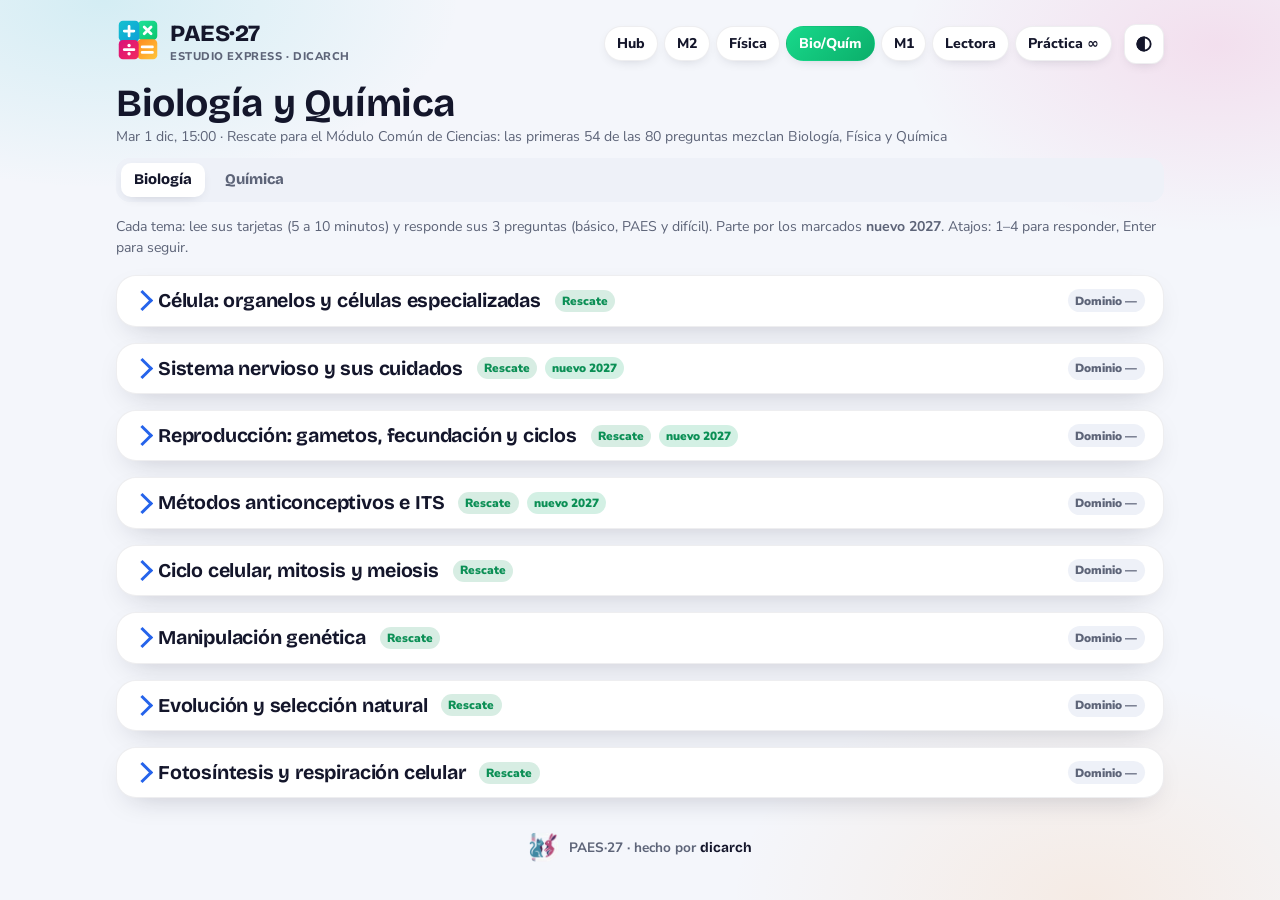
<file: paes27/bioquim.html>
<!doctype html>
<html lang="es">
<head>
<meta charset="utf-8">
<meta name="viewport" content="width=device-width,initial-scale=1">
<script>try{var t=localStorage.getItem("paes27:tema");if(t)document.documentElement.dataset.theme=t}catch(e){}</script>
<title>PAES 2027 · Biología y Química</title>
<style>
/* == paes27-css v4 == */
/* Sistema de diseño PAES·27 · dicarch (prototipo C, «azulejos vivos»): degradados y sombras suaves.
   El tema oscuro usa el mismo estilo (degradados, sombras difusas) sobre fondo azul noche.
   Las pizarras, sus leyendas y las fórmulas son SIEMPRE oscuras (azul noche), en ambos temas.
   Se copia IDÉNTICO en cada página con tools/sync_core.py: edita tools/core.css. */
@font-face{font-family:"Nunito Sans";src:url(lib/fonts/nunito-sans-latin-wght-normal.woff2) format("woff2");font-weight:200 1000;font-display:swap}
@font-face{font-family:"Bricolage Grotesque";src:url(lib/fonts/bricolage-grotesque-latin-wght-normal.woff2) format("woff2");font-weight:200 800;font-display:swap}
:root{
  --bg:#F4F6FB;--panel:#FFFFFF;--panel2:#EEF1F8;--line:#DDE3EE;--ink:#14162B;--muted:#5D6478;
  --acc:#2563EB;--acc2:#0E9DB4;--ok:#0B8F55;--mal:#D4145A;--warn:#C46A00;--okf:#18D98B;--malf:#E5157A;
  --cv:#FFFFFF;--cv-panel:#E4E9F3;--cv-panel2:#CBD3E2;
  --m2:#0E8BD8;--cie:#0BAE6A;--m1:#F08A00;--len:#E5157A;
  --m2-g:linear-gradient(135deg,#10B6C8,#0E8BD8);--cie-g:linear-gradient(135deg,#18D98B,#0BAE6A);--m1-g:linear-gradient(135deg,#FF8A1F,#FFC53A);--len-g:linear-gradient(135deg,#E5157A,#F2295F);
  --sobre:#FFFFFF;--btn:linear-gradient(135deg,#E5157A,#FF8A1F);--btn-ink:#FFFFFF;
  --borde:1px solid rgba(20,22,43,.07);--sombra:0 10px 30px -14px rgba(20,22,43,.28);--sombra-sm:0 4px 14px -8px rgba(20,22,43,.3);--sombra-btn:0 6px 16px -8px rgba(229,21,122,.6);
  --r:20px;--r-sm:14px;
  --fondo:radial-gradient(40% 30% at 8% 0%,rgba(16,182,200,.14),transparent 70%),radial-gradient(35% 30% at 95% 5%,rgba(229,21,122,.10),transparent 70%),radial-gradient(40% 35% at 85% 100%,rgba(255,138,31,.10),transparent 70%);
  color-scheme:light
}
@media (prefers-color-scheme:dark){:root:not([data-theme=light]){
  --bg:#12142A;--panel:#1C1F3A;--panel2:#262A4A;--line:#323760;--ink:#E9EBF7;--muted:#A4AAC6;
  --acc:#7C9DFF;--acc2:#3FD3E6;--ok:#2EE09A;--mal:#FF5C8A;--warn:#FFB547;--okf:#18D98B;--malf:#F2295F;
  --cv:#121830;--cv-panel:#1E2645;--cv-panel2:#333C60;
  --m2:#22B8E0;--cie:#18D98B;--m1:#FFA53A;--len:#F2295F;
  --m2-g:linear-gradient(135deg,#10B6C8,#0E8BD8);--cie-g:linear-gradient(135deg,#18D98B,#0BAE6A);--m1-g:linear-gradient(135deg,#FF8A1F,#FFC53A);--len-g:linear-gradient(135deg,#E5157A,#F2295F);
  --sobre:#FFFFFF;--btn:linear-gradient(135deg,#E5157A,#FF8A1F);--btn-ink:#FFFFFF;
  --borde:1px solid rgba(255,255,255,.06);--sombra:0 12px 32px -14px rgba(0,0,0,.7);--sombra-sm:0 4px 14px -8px rgba(0,0,0,.65);--sombra-btn:0 6px 18px -8px rgba(229,21,122,.65);
  --r:20px;--r-sm:14px;
  --fondo:radial-gradient(40% 30% at 8% 0%,rgba(16,182,200,.18),transparent 70%),radial-gradient(35% 30% at 95% 5%,rgba(229,21,122,.14),transparent 70%),radial-gradient(40% 35% at 85% 100%,rgba(255,138,31,.12),transparent 70%);
  color-scheme:dark}}
:root[data-theme=dark]{
  --bg:#12142A;--panel:#1C1F3A;--panel2:#262A4A;--line:#323760;--ink:#E9EBF7;--muted:#A4AAC6;
  --acc:#7C9DFF;--acc2:#3FD3E6;--ok:#2EE09A;--mal:#FF5C8A;--warn:#FFB547;--okf:#18D98B;--malf:#F2295F;
  --cv:#121830;--cv-panel:#1E2645;--cv-panel2:#333C60;
  --m2:#22B8E0;--cie:#18D98B;--m1:#FFA53A;--len:#F2295F;
  --m2-g:linear-gradient(135deg,#10B6C8,#0E8BD8);--cie-g:linear-gradient(135deg,#18D98B,#0BAE6A);--m1-g:linear-gradient(135deg,#FF8A1F,#FFC53A);--len-g:linear-gradient(135deg,#E5157A,#F2295F);
  --sobre:#FFFFFF;--btn:linear-gradient(135deg,#E5157A,#FF8A1F);--btn-ink:#FFFFFF;
  --borde:1px solid rgba(255,255,255,.06);--sombra:0 12px 32px -14px rgba(0,0,0,.7);--sombra-sm:0 4px 14px -8px rgba(0,0,0,.65);--sombra-btn:0 6px 18px -8px rgba(229,21,122,.65);
  --r:20px;--r-sm:14px;
  --fondo:radial-gradient(40% 30% at 8% 0%,rgba(16,182,200,.18),transparent 70%),radial-gradient(35% 30% at 95% 5%,rgba(229,21,122,.14),transparent 70%),radial-gradient(40% 35% at 85% 100%,rgba(255,138,31,.12),transparent 70%);
  color-scheme:dark}

*{box-sizing:border-box}
[hidden]{display:none!important}
html,body{margin:0;background:var(--fondo),var(--bg);background-attachment:fixed;color:var(--ink);font:16px/1.55 "Nunito Sans",system-ui,-apple-system,"Segoe UI",Roboto,sans-serif;-webkit-font-smoothing:antialiased}
h1,h2,h3,summary,.disp{font-family:"Bricolage Grotesque","Nunito Sans",system-ui,sans-serif;letter-spacing:-.01em}
h1,h2,h3{line-height:1.2;margin:.2em 0 .5em}
h2{font-size:1.3rem}h3{font-size:1.08rem}
a{color:var(--acc)}
:focus-visible{outline:3px solid var(--acc);outline-offset:2px;border-radius:6px}
.wrap{max-width:1080px;margin:0 auto;padding:18px 16px 32px}
.card{background:var(--panel);border:var(--borde);border-radius:var(--r);box-shadow:var(--sombra);padding:16px;margin:14px 0}
.muted{color:var(--muted)}.small{font-size:.88rem}
.btn{display:inline-flex;align-items:center;gap:.3em;background:var(--btn);color:var(--btn-ink);border:0;border-radius:var(--r-sm);padding:.6em 1.1em;font:800 1rem/1.1 "Bricolage Grotesque","Nunito Sans",system-ui,sans-serif;cursor:pointer;box-shadow:var(--sombra-btn);transition:transform .08s,box-shadow .08s,filter .1s}
.btn:hover{filter:brightness(1.06);transform:translateY(-1px)}
.btn:active{transform:translateY(3px);box-shadow:none}
.btn:disabled{opacity:.5;cursor:default;transform:none}
.btn.sec{background:var(--panel);color:var(--ink);border:var(--borde);box-shadow:var(--sombra-sm)}
.btn.mini{padding:.4em .8em;font-size:.88rem}
kbd{font:700 .7em ui-monospace,monospace;background:rgba(127,127,127,.22);border-radius:5px;padding:.1em .35em;margin-left:.3em}
/* encabezado, marca y pie */
.top{display:flex;align-items:center;gap:12px;flex-wrap:wrap;margin-bottom:10px}
.marca{display:flex;align-items:center;gap:10px;text-decoration:none;color:var(--ink)}
.marca svg{width:44px;height:44px;flex:none}
.marca b{display:block;font:800 1.45rem/1 "Bricolage Grotesque",sans-serif;letter-spacing:-.02em}
.marca small{display:block;color:var(--muted);font-weight:800;font-size:.7rem;letter-spacing:.05em;text-transform:uppercase;margin-top:3px}
.paginas{display:flex;gap:6px;flex-wrap:wrap;margin-left:auto}
.paginas a,.paginas span{padding:.4em .85em;border-radius:999px;font-weight:800;font-size:.88rem;text-decoration:none;color:var(--ink);background:var(--panel);border:var(--borde);box-shadow:var(--sombra-sm)}
.paginas a.on{background:var(--c,var(--m2-g));color:var(--sobre);border-color:transparent}
.paginas span{color:var(--muted);box-shadow:none;border-style:dashed}
.tema-btn{width:40px;height:40px;border-radius:12px;border:var(--borde);background:var(--panel);color:var(--ink);display:grid;place-items:center;cursor:pointer;box-shadow:var(--sombra-sm)}
.firma{display:flex;align-items:center;justify-content:center;gap:10px;color:var(--muted);font-size:.85rem;font-weight:700;padding:18px 0 6px}
.firma img{width:30px;height:30px;border-radius:8px}
.firma b{font-family:"Bricolage Grotesque",sans-serif;color:var(--ink)}
.hero{display:flex;justify-content:space-between;align-items:flex-end;gap:12px;flex-wrap:wrap;margin:8px 0 6px}
.hero h1{font-size:clamp(1.6rem,1.15rem + 1.7vw,2.4rem);margin:0}
/* pestañas, paneles y acordeones */
.tabs{display:flex;gap:6px;flex-wrap:wrap;margin:10px 0 6px;padding:5px;background:var(--panel2);border-radius:var(--r-sm)}
.tabs button{background:none;border:0;color:var(--muted);font:800 .92rem/1 "Bricolage Grotesque",sans-serif;padding:.65em .9em;cursor:pointer;border-radius:10px}
.tabs button.on{background:var(--panel);color:var(--ink);box-shadow:var(--sombra-sm)}
.pane{display:none}.pane.on{display:block}
details.acc{background:var(--panel2);border-radius:var(--r-sm);margin:12px 0}
details.acc>summary{cursor:pointer;padding:.75em 1em;font-weight:800;list-style:none;display:flex;align-items:center;gap:8px}
details.acc>summary::-webkit-details-marker{display:none}
details.acc>summary::after{content:"▸";margin-left:auto;color:var(--muted);transition:transform .15s}details.acc[open]>summary::after{transform:rotate(90deg)}
details.acc>.in{padding:0 1em 1em}
.chip{display:inline-block;padding:.15em .6em;border-radius:99px;font-size:.74rem;font-weight:900;background:var(--panel2);color:var(--muted)}
.chip.A{background:color-mix(in srgb,var(--mal) 16%,transparent);color:var(--mal)}
.chip.B{background:color-mix(in srgb,var(--warn) 18%,transparent);color:var(--warn)}
.chip.C{color:var(--muted)}
.chip.R{background:color-mix(in srgb,var(--ok) 16%,transparent);color:var(--ok)}
.chip.nuevo{background:color-mix(in srgb,var(--cie) 18%,transparent);color:var(--ok)}
.bar{height:10px;background:var(--panel2);border-radius:99px;overflow:hidden}.bar>i{display:block;height:100%;border-radius:99px}
.txt-ok{color:var(--ok)}.txt-mal{color:var(--mal)}.txt-warn{color:var(--warn)}
.grid2{display:grid;grid-template-columns:repeat(auto-fit,minmax(260px,1fr));gap:12px}
.fila{display:flex;gap:8px;flex-wrap:wrap;align-items:center}
input[type=range]{accent-color:var(--pag-solo,var(--m2));width:100%;height:24px}
select,input[type=time],input[type=number],textarea{background:var(--panel2);color:var(--ink);border:var(--borde);border-radius:10px;padding:.35em .55em;font:inherit}
code{background:var(--panel2);padding:.1em .4em;border-radius:6px;font-size:.92em}
/* pregunta (práctica, diagnóstico, ensayo) */
.q{background:var(--panel);border:var(--borde);border-radius:var(--r);box-shadow:var(--sombra);padding:16px}
.q-meta{font-size:.74rem;font-weight:900;color:var(--muted);text-transform:uppercase;letter-spacing:.06em;margin-bottom:6px}
.q-enun{font-size:1.05rem;font-weight:600;margin-bottom:12px}
.q-enun table{border-collapse:collapse;margin:8px 0}.q-enun td,.q-enun th{border:1px solid var(--line);padding:4px 10px;text-align:center}
.q-ops{display:grid;gap:9px}
.q-op{display:flex;gap:12px;align-items:center;text-align:left;background:var(--panel2);color:var(--ink);border:2px solid transparent;border-radius:14px;padding:.7em .9em;font:inherit;font-weight:700;cursor:pointer;transition:transform .06s,border-color .1s}
.q-op:hover:not(:disabled){border-color:var(--acc);transform:translateY(-1px)}
.q-op:disabled{cursor:default}
.q-l{flex:none;width:30px;height:30px;border-radius:9px;display:grid;place-items:center;font:800 .95rem/1 "Bricolage Grotesque",sans-serif;background:var(--panel);color:var(--ink)}
.q-op.ok{border-color:var(--okf);background:color-mix(in srgb,var(--okf) 16%,var(--panel))}.q-op.ok .q-l{background:var(--okf);color:#0F1923}
.q-op.mal{border-color:var(--malf);background:color-mix(in srgb,var(--malf) 14%,var(--panel))}.q-op.mal .q-l{background:var(--malf);color:#fff}
.q-op.sel{border-color:var(--acc);background:color-mix(in srgb,var(--acc) 14%,var(--panel))}.q-op.sel .q-l{background:var(--acc);color:var(--sobre)}
.q-fb{margin-top:10px}
.q-trampa{margin:8px 0;padding:10px 12px;border-left:5px solid var(--malf);border-radius:12px;background:color-mix(in srgb,var(--malf) 12%,var(--panel))}
.q-exp{margin-top:8px;padding:10px 12px;border-radius:12px;background:var(--panel2)}
.q-acc{display:flex;gap:8px;justify-content:flex-end;margin-top:12px}
/* lecciones */
.leccion{background:var(--panel);border:var(--borde);border-radius:var(--r);box-shadow:var(--sombra);padding:18px;margin:16px 0}
.lec-head{display:flex;gap:8px;align-items:center;flex-wrap:wrap;cursor:pointer;user-select:none}
.lec-head h2{margin:0 6px 0 0;font-size:1.22rem}
.lec-head::before{content:"";width:12px;height:12px;flex:none;border-right:3px solid var(--acc);border-bottom:3px solid var(--acc);transform:rotate(45deg) translate(-2px,-2px);transition:transform .15s}
.leccion.cerrada .lec-head::before{transform:rotate(-45deg)}
.leccion.cerrada .lec-body{display:none}
.leccion.cerrada{padding:13px 18px}
.dom{margin-left:auto;font-size:.74rem;font-weight:900;padding:.2em .65em;border-radius:99px;background:var(--panel2)}
.idea{background:var(--panel2);border-radius:var(--r-sm);padding:12px 14px;margin:12px 0;font-weight:600}
.paso,.mueve{margin:20px 0}
.pasos{display:flex;gap:8px;flex-wrap:wrap;margin:12px 0 2px}
.pasos button{border:0;border-radius:99px;padding:.45em .85em;background:var(--panel2);color:var(--muted);font:800 .86rem/1.1 "Bricolage Grotesque","Nunito Sans",sans-serif;cursor:pointer;transition:background .12s,color .12s}
.pasos button:hover{color:var(--ink)}
.pasos button.on{background:var(--pag,var(--m2-g));color:var(--sobre)}
.paso-pane{display:none}.paso-pane.on{display:block;animation:apar .25s ease}
.con-pasos .paso{margin:14px 0 8px}.con-pasos .paso>h3{display:none}
.con-pasos .paso-pane.multi .paso>h3{display:flex;margin-top:18px}.con-pasos .paso-pane.multi .paso>h3 .n{display:none}
.con-pasos details.acc.porque{background:none;margin:14px 0 8px}.con-pasos details.acc.porque>summary{display:none}.con-pasos details.acc.porque>.in{padding:0}
.paso-sig{display:flex;justify-content:flex-end;margin-top:14px}
.paso>h3,.mueve>h3{display:flex;align-items:center;gap:9px}
.paso>h3 .n,.mueve>h3 .n,details.acc>summary .n{display:inline-grid;place-items:center;min-width:1.75em;height:1.75em;padding:0 .3em;border-radius:9px;background:var(--btn);color:var(--btn-ink);font-size:.85rem}
.cv,.formula,.sd-demo,.cv+.cap,.sd-demo+.cap{
  --ink:#DBDEE1;--muted:#9AA3B2;--line:#35406A;--panel:#1F2747;--panel2:#2A3359;--sobre:#0F1923;
  --acc:#7C9DFF;--acc2:#4FD1E8;--ok:#79E22B;--mal:#FF5C66;--warn:#FFCB33;--okf:#79E22B;--malf:#FF5C66;
  --cv:#121830;--cv-panel:#1E2645;--cv-panel2:#333C60;--borde:1px solid rgba(147,160,187,.16);color:var(--ink)}
.cv{position:relative;min-width:0;border-radius:14px;overflow:hidden;border:0;background:var(--cv)}
.cv:has(+.cap),.sd-demo:has(+.cap){border-bottom-left-radius:0;border-bottom-right-radius:0}
.cv+.cap,.sd-demo+.cap{margin:0;background:var(--cv);border-top:1px solid rgba(147,160,187,.12);border-radius:0 0 14px 14px;padding:8px 12px;font-weight:600;font-size:.93rem}
.cv canvas{display:block;width:100%}
.cv.tres{height:340px}.cv.tres canvas{height:100%!important}
.manip{display:grid;grid-template-columns:minmax(0,1.35fr) minmax(0,1fr);gap:14px;align-items:start}
@media (max-width:820px){.manip{grid-template-columns:minmax(0,1fr)}}
.ctrl{display:grid;gap:8px}
.sl{display:grid;gap:2px;font-size:.92rem;font-weight:700}
.sl b{color:var(--pag-solo,var(--m2));font-variant-numeric:tabular-nums}
.formula{background:var(--cv);border-radius:14px;padding:12px 14px;font-weight:600;font-variant-numeric:tabular-nums;line-height:1.8}
.formula .res{font-weight:800}
.formula .hl{color:var(--warn);font-weight:800}
.cap{margin:8px 0 0;min-height:1.5em}
.ley{display:flex;gap:12px;flex-wrap:wrap;font-size:.85rem;color:var(--muted);font-weight:700;margin-top:4px}
.ley i{display:inline-block;width:12px;height:12px;border-radius:4px;margin-right:4px;vertical-align:-1px}
/* «el porqué» como viñetas visuales */
details.acc>.in>ol{counter-reset:v;list-style:none;padding:0;margin:4px 0 0;display:grid;grid-template-columns:repeat(auto-fit,minmax(168px,1fr));gap:12px}
details.acc>.in>ol>li{counter-increment:v;position:relative;background:var(--panel);border:var(--borde);border-radius:var(--r-sm);box-shadow:var(--sombra-sm);padding:40px 12px 12px;font-size:.95rem;line-height:1.5}
details.acc>.in>ol>li::before{content:counter(v);position:absolute;left:12px;top:10px;width:24px;height:24px;border-radius:8px;display:grid;place-items:center;background:var(--btn);color:var(--btn-ink);font:800 .85rem/1 "Bricolage Grotesque",sans-serif}
details.acc>.in>ol>li:not(:last-child)::after{content:"→";position:absolute;right:12px;top:8px;color:var(--muted);font-weight:900;font-size:1.1rem}
details.acc>.in>ol>li b{display:inline-block;background:color-mix(in srgb,var(--acc) 12%,transparent);color:var(--ink);border-radius:8px;padding:.05em .4em;margin:.1em 0;font-weight:800}
details.acc>.in>ol>li .esq{display:block;width:100%;height:auto;max-height:110px;margin:-2px 0 8px;overflow:visible;color:var(--ink)}
.tarjeta .esq{display:block;width:100%;height:auto;max-height:130px;margin:8px 0 6px;overflow:visible;color:var(--ink)}
.esq .a{stroke:var(--acc);fill:none}.esq .b{stroke:var(--acc2);fill:none}
.esq .w{stroke:var(--warn);fill:none}.esq .r{stroke:var(--mal);fill:none}.esq .g{stroke:var(--ok);fill:none}
.esq .m{stroke:var(--muted);fill:none}.esq text{fill:currentColor;font:800 12px "Nunito Sans",sans-serif;stroke:none}
.esq .fa{fill:var(--acc);stroke:none}.esq .fr{fill:var(--mal);stroke:none}.esq .fg{fill:var(--ok);stroke:none}.esq .fm{fill:var(--muted);stroke:none}.esq .fw{fill:var(--warn);stroke:none}.esq .fb{fill:var(--acc2);stroke:none}
/* ejemplo resuelto y práctica */
.ejemplo .enun{font-weight:700;margin-bottom:8px}
.ejemplo ol{margin:0;padding-left:1.4em}
.ejemplo li{margin:7px 0;animation:apar .35s ease}
@keyframes apar{from{opacity:0;transform:translateY(4px)}to{opacity:1}}
.ejemplo .trampa-ej{margin-top:10px;padding:8px 12px;border-left:5px solid var(--warn);border-radius:10px;background:color-mix(in srgb,var(--warn) 10%,var(--panel))}
.niveles{display:flex;gap:6px;margin-bottom:10px;flex-wrap:wrap}
.niveles button.on{background:var(--btn);color:var(--btn-ink);border-color:transparent}
.resumen-nivel{background:var(--panel2);border-radius:var(--r);padding:14px}
table.t2{border-collapse:collapse;margin:4px 0;font-variant-numeric:tabular-nums}
table.t2 td,table.t2 th{border:1px solid var(--line);padding:4px 10px;text-align:center}
table.t2 .hl{background:color-mix(in srgb,var(--warn) 22%,transparent)}table.t2 .hl2{background:color-mix(in srgb,var(--acc2) 20%,transparent)}
.pend{display:grid;grid-template-columns:repeat(auto-fit,minmax(220px,1fr));gap:10px}
.pend .card{margin:0;box-shadow:none;border-style:dashed}
.sd-demo{background:var(--cv);border-radius:14px;padding:12px;display:grid;grid-template-columns:1fr 1fr;gap:12px;min-height:200px}
.sd-caso>div{margin:4px 0}
.sd-lista{margin:0;padding:0;list-style:none}.sd-lista li{padding:3px 8px;border-radius:8px;transition:opacity .3s}
.sd-lista li.tach{text-decoration:line-through;opacity:.35}.sd-lista li.fin{background:color-mix(in srgb,var(--ok) 16%,transparent);color:var(--ok);font-weight:800}
.sd-opciones{margin:-4px 0 8px}
@media (max-width:700px){.sd-demo{grid-template-columns:1fr}}
/* lecciones en formato tarjeta */
.tarjetas{display:grid;grid-template-columns:repeat(auto-fit,minmax(210px,1fr));gap:12px;margin:12px 0 16px}
.tarjeta{background:var(--panel2);border-radius:var(--r-sm);padding:12px 14px}
.tarjeta h4{margin:6px 0 4px;font:800 1.05rem/1.2 "Bricolage Grotesque",sans-serif}
.tarjeta p{margin:0;font-size:.93rem}
.tarjeta .onda{display:inline-block;font-size:.72rem;font-weight:900;padding:.15em .55em;border-radius:99px;background:color-mix(in srgb,var(--acc) 15%,transparent);color:var(--acc)}
.tarjeta.trampa .onda{background:color-mix(in srgb,var(--malf) 16%,transparent);color:var(--mal)}
.no,.si{display:block;margin:5px 0 0;padding:5px 9px;border-radius:9px;font-weight:700;font-variant-numeric:tabular-nums}
.no{background:color-mix(in srgb,var(--malf) 11%,transparent);text-decoration:line-through;text-decoration-color:color-mix(in srgb,var(--mal) 55%,transparent)}
.no::before{content:"✘ ";color:var(--mal);display:inline-block;text-decoration:none}
.si{background:color-mix(in srgb,var(--okf) 14%,transparent)}.si::before{content:"✔ ";color:var(--ok)}
/* ensayo */
.ens-top{display:flex;justify-content:space-between;align-items:center;gap:10px;flex-wrap:wrap;margin:8px 0 10px}
.ens-reloj{font:800 1.35rem/1 "Bricolage Grotesque",sans-serif;font-variant-numeric:tabular-nums}
.ens-grilla{display:grid;grid-template-columns:repeat(auto-fill,minmax(38px,1fr));gap:6px;margin-top:8px}
.ens-grilla button{background:var(--panel2);color:var(--muted);border:2px solid transparent;border-radius:9px;padding:5px 0;font:800 .85rem/1.2 "Nunito Sans",sans-serif;cursor:pointer}
.ens-grilla button.r{background:color-mix(in srgb,var(--acc) 22%,var(--panel));color:var(--ink)}.ens-grilla button.m{border-color:var(--warn)}
.ens-grilla button.a{outline:3px solid var(--acc2)}
.ens-ley{padding:0 6px;border-radius:5px}.ens-ley.r{background:color-mix(in srgb,var(--acc) 22%,var(--panel));color:var(--ink)}.ens-ley.m{border:2px solid var(--warn)}
@media (max-width:600px){.wrap{padding:12px 12px 24px}.card,.leccion{padding:13px}.marca b{font-size:1.25rem}}
@media (prefers-reduced-motion:reduce){*,*::before,*::after{animation-duration:.001ms!important;transition-duration:.001ms!important}}
/* == fin paes27-css v4 == */
</style>
</head>
<body style="--pag:var(--cie-g);--pag-solo:var(--cie)">
<div class="wrap">
  <header class="top">
    <a class="marca" href="index.html"><span data-logo></span><span><b>PAES·27</b><small>estudio express · dicarch</small></span></a>
    <nav class="paginas">
      <a href="index.html" style="--c:var(--btn)">Hub</a>
      <a href="m2.html" style="--c:var(--m2-g)">M2</a>
      <a href="fisica.html" style="--c:var(--cie-g)">Física</a>
      <a href="bioquim.html" class="on" style="--c:var(--cie-g)">Bio/Quím</a>
      <a href="m1.html" style="--c:var(--m1-g)">M1</a>
      <a href="lenguaje.html" style="--c:var(--len-g)">Lectora</a>
      <a href="practica.html" style="--c:var(--btn)">Práctica ∞</a>
    </nav>
    <button class="tema-btn" data-tema-btn></button>
  </header>
  <div class="hero"><div><h1 id="heroTit">Biología y Química</h1><div class="muted small" id="hoyTxt">Mar 1 dic, 15:00 · Rescate para el Módulo Común de Ciencias: las primeras 54 de las 80 preguntas mezclan Biología, Física y Química</div></div></div>

  <nav class="tabs" id="tabs">
    <button data-tab="bio">Biología</button>
    <button data-tab="qui">Química</button>
  </nav>
  <p class="small muted">Cada tema: lee sus tarjetas (5 a 10 minutos) y responde sus 3 preguntas (básico, PAES y difícil). Parte por los marcados <b>nuevo 2027</b>. Atajos: 1–4 para responder, Enter para seguir.</p>

  <section class="pane" id="p-bio">
  <!-- @@bio@@ -->
  <section class="leccion" id="bio.celula" data-tab="bio">
    <div class="lec-head"><h2>Célula: organelos y células especializadas</h2><span class="chip R">Rescate</span><span class="dom" data-tema="bio.celula"></span></div>
    <div class="lec-body">
    <p class="idea">La célula es una fábrica: cada organelo hace un trabajo. Si una célula hace mucho de algo, tiene mucho del organelo que lo hace: <b>la forma sigue a la función</b>.</p>
    <div class="tarjetas">
      <div class="tarjeta"><span class="onda">en un dibujo</span><h4>Forma ↔ función</h4><svg class="esq" viewBox="0 0 200 92" aria-hidden="true"><rect class="a" x="6" y="34" width="80" height="44" rx="4" stroke-width="2.5"/><path class="a" d="M10 34L14 20" stroke-width="2" stroke-linecap="round"/><path class="a" d="M14 20L18 34" stroke-width="2" stroke-linecap="round"/><path class="a" d="M18 34L22 20" stroke-width="2" stroke-linecap="round"/><path class="a" d="M22 20L26 34" stroke-width="2" stroke-linecap="round"/><path class="a" d="M26 34L30 20" stroke-width="2" stroke-linecap="round"/><path class="a" d="M30 20L34 34" stroke-width="2" stroke-linecap="round"/><path class="a" d="M34 34L38 20" stroke-width="2" stroke-linecap="round"/><path class="a" d="M38 20L42 34" stroke-width="2" stroke-linecap="round"/><path class="a" d="M42 34L46 20" stroke-width="2" stroke-linecap="round"/><path class="a" d="M46 20L50 34" stroke-width="2" stroke-linecap="round"/><path class="a" d="M50 34L54 20" stroke-width="2" stroke-linecap="round"/><path class="a" d="M54 20L58 34" stroke-width="2" stroke-linecap="round"/><path class="a" d="M58 34L62 20" stroke-width="2" stroke-linecap="round"/><path class="a" d="M62 20L66 34" stroke-width="2" stroke-linecap="round"/><path class="a" d="M66 34L70 20" stroke-width="2" stroke-linecap="round"/><path class="a" d="M70 20L74 34" stroke-width="2" stroke-linecap="round"/><path class="a" d="M74 34L78 20" stroke-width="2" stroke-linecap="round"/><path class="a" d="M78 20L82 34" stroke-width="2" stroke-linecap="round"/><text x="46" y="60" text-anchor="middle">enterocito</text><text x="46" y="92" text-anchor="middle">+ superficie</text><rect class="w" x="108" y="30" width="86" height="48" rx="4" stroke-width="2.5"/><ellipse class="fw" cx="120" cy="42" rx="6" ry="3.5"/><ellipse class="fw" cx="136" cy="42" rx="6" ry="3.5"/><ellipse class="fw" cx="152" cy="42" rx="6" ry="3.5"/><ellipse class="fw" cx="168" cy="42" rx="6" ry="3.5"/><ellipse class="fw" cx="184" cy="42" rx="6" ry="3.5"/><ellipse class="fw" cx="120" cy="60" rx="6" ry="3.5"/><ellipse class="fw" cx="136" cy="60" rx="6" ry="3.5"/><ellipse class="fw" cx="152" cy="60" rx="6" ry="3.5"/><ellipse class="fw" cx="168" cy="60" rx="6" ry="3.5"/><ellipse class="fw" cx="184" cy="60" rx="6" ry="3.5"/><text x="151" y="22" text-anchor="middle">fibra muscular</text><text x="151" y="92" text-anchor="middle">muchas mitocondrias</text></svg><p>Más superficie para absorber; más mitocondrias donde se gasta más energía.</p></div>
      <div class="tarjeta"><span class="onda">dos tipos</span><h4>Procarionte y eucarionte</h4><svg class="esq" viewBox="0 0 200 92" aria-hidden="true"><rect class="b" x="6" y="30" width="64" height="32" rx="16" stroke-width="2.5" style="fill:var(--acc2);fill-opacity:0.15"/><path class="b" d="M70 46Q76 40 82 46T94 46" stroke-width="2" fill="none" stroke-linecap="round" stroke-linejoin="round"/><path class="w" d="M22 44Q32 36 42 46T60 44" stroke-width="2" fill="none" stroke-linecap="round" stroke-linejoin="round"/><ellipse class="a" cx="158" cy="46" rx="36" ry="30" stroke-width="2.5" style="fill:var(--acc);fill-opacity:0.12"/><circle class="fa" cx="158" cy="46" r="10"/><ellipse class="g" cx="136" cy="34" rx="7" ry="4" stroke-width="1.6"/><ellipse class="g" cx="178" cy="60" rx="7" ry="4" stroke-width="1.6"/><ellipse class="w" cx="142" cy="64" rx="6" ry="3.5" stroke-width="1.6"/><text x="38" y="82" text-anchor="middle" style="font-size:10.5px">sin núcleo</text><text x="38" y="22" text-anchor="middle" style="fill:var(--acc2);font-size:10.5px">procarionte</text><text x="158" y="10" text-anchor="middle" style="fill:var(--acc);font-size:10.5px">eucarionte</text><text x="158" y="90" text-anchor="middle" style="font-size:10.5px">núcleo + organelos</text></svg><p><b>Procarionte</b> (bacterias): sin núcleo (ADN en el citoplasma) y sin organelos con membrana; tiene membrana, ribosomas, pared y a veces cápsula y flagelo. <b>Eucarionte</b>: núcleo con membrana y organelos (animales y plantas).</p></div>
      <div class="tarjeta"><span class="onda">animal vs vegetal</span><h4>Lo que cambia</h4><svg class="esq" viewBox="0 0 200 92" aria-hidden="true"><rect class="g" x="6" y="10" width="84" height="70" rx="4" stroke-width="3"/><rect class="g" x="12" y="16" width="72" height="58" rx="2" stroke-width="1.4"/><rect class="b" x="30" y="26" width="40" height="38" rx="8" stroke-width="1.6" style="fill:var(--acc2);fill-opacity:0.25"/><ellipse class="g" cx="20" cy="24" rx="6" ry="3.5" stroke-width="1.6" style="fill:var(--ok);fill-opacity:0.5"/><ellipse class="g" cx="76" cy="30" rx="6" ry="3.5" stroke-width="1.6" style="fill:var(--ok);fill-opacity:0.5"/><ellipse class="g" cx="20" cy="66" rx="6" ry="3.5" stroke-width="1.6" style="fill:var(--ok);fill-opacity:0.5"/><ellipse class="g" cx="78" cy="66" rx="6" ry="3.5" stroke-width="1.6" style="fill:var(--ok);fill-opacity:0.5"/><circle class="fa" cx="78" cy="46" r="5"/><text x="48" y="92" text-anchor="middle" style="fill:var(--ok);font-size:10.5px">vegetal</text><ellipse class="a" cx="150" cy="44" rx="40" ry="34" stroke-width="2.5" style="fill:var(--acc);fill-opacity:0.1"/><circle class="fa" cx="150" cy="44" r="10"/><path class="w" d="M124 58L132 58" stroke-width="3" stroke-linecap="round"/><path class="w" d="M128 54L128 62" stroke-width="3" stroke-linecap="round"/><text x="150" y="92" text-anchor="middle" style="fill:var(--acc);font-size:10.5px">animal</text><text x="134" y="76" text-anchor="middle" style="fill:var(--warn);font-size:8.5px">centriolo</text></svg><p>Solo vegetal: <b>pared celular</b> (celulosa), <b>cloroplastos</b> y una <b>vacuola central</b> grande. Solo animal: <b>centriolos</b>. Ambas: núcleo, mitocondrias, retículos, Golgi y ribosomas.</p></div>
      <div class="tarjeta"><span class="onda">control</span><h4>Membrana, núcleo y nucléolo</h4><p><b>Membrana</b>: controla qué entra y sale. <b>Núcleo</b>: guarda el ADN y dirige la célula. <b>Nucléolo</b>: arma los ribosomas.</p></div>
      <div class="tarjeta"><span class="onda">fábrica de proteínas</span><h4>Ribosomas → RER → Golgi</h4><svg class="esq" viewBox="0 0 200 92" aria-hidden="true"><circle class="fa" cx="20" cy="46" r="12"/><path class="b" d="M40 30Q52 24 64 30" stroke-width="2" fill="none" stroke-linecap="round" stroke-linejoin="round"/><path class="b" d="M40 38Q52 32 64 38" stroke-width="2" fill="none" stroke-linecap="round" stroke-linejoin="round"/><path class="b" d="M40 46Q52 40 64 46" stroke-width="2" fill="none" stroke-linecap="round" stroke-linejoin="round"/><path class="b" d="M40 54Q52 48 64 54" stroke-width="2" fill="none" stroke-linecap="round" stroke-linejoin="round"/><circle class="fm" cx="44" cy="29" r="1.6"/><circle class="fm" cx="50" cy="29" r="1.6"/><circle class="fm" cx="56" cy="29" r="1.6"/><circle class="fm" cx="62" cy="29" r="1.6"/><path class="w" d="M112 28Q126 20.0 140 28" stroke-width="2.5" fill="none" stroke-linecap="round" stroke-linejoin="round"/><path class="w" d="M112 36Q126 29.5 140 36" stroke-width="2.5" fill="none" stroke-linecap="round" stroke-linejoin="round"/><path class="w" d="M112 44Q126 39.0 140 44" stroke-width="2.5" fill="none" stroke-linecap="round" stroke-linejoin="round"/><path class="w" d="M112 52Q126 48.5 140 52" stroke-width="2.5" fill="none" stroke-linecap="round" stroke-linejoin="round"/><path class="m" d="M66 46L90.0 46.0" stroke-width="1.8" stroke-linecap="round"/><path class="fm" d="M98 46L90.0 41.5L90.0 50.5Z"/><circle class="fg" cx="84" cy="46" r="3.5"/><path class="m" d="M142 46L164.0 46.0" stroke-width="1.8" stroke-linecap="round"/><path class="fm" d="M172 46L164.0 41.5L164.0 50.5Z"/><circle class="fg" cx="158" cy="46" r="3.5"/><path class="m" d="M186 14L186 78" stroke-width="3" stroke-linecap="round"/><text x="20" y="76" text-anchor="middle" style="font-size:10px">núcleo</text><text x="52" y="76" text-anchor="middle" style="fill:var(--acc2);font-size:10.5px">RER</text><text x="126" y="76" text-anchor="middle" style="fill:var(--warn);font-size:10.5px">Golgi</text><text x="186" y="90" text-anchor="end" style="font-size:10px">sale</text><text x="84" y="36" text-anchor="middle" style="font-size:9px">vesícula</text></svg><p><b>Ribosomas</b>: hacen proteínas. <b>RER</b> (con ribosomas): proteínas para exportar o para la membrana. <b>Golgi</b>: las modifica, empaca y envía en vesículas. <b>REL</b> (liso): lípidos y desintoxicación.</p></div>
      <div class="tarjeta"><span class="onda">energía y limpieza</span><h4>Mitocondria, cloroplasto, lisosoma, peroxisoma</h4><p><b>Mitocondria</b>: respiración celular → ATP. <b>Cloroplasto</b>: fotosíntesis. <b>Lisosoma</b>: digiere con enzimas. <b>Peroxisoma</b>: degrada sustancias tóxicas, como el agua oxigenada (H₂O₂).</p></div>
      <div class="tarjeta"><span class="onda">forma y movimiento</span><h4>Citoesqueleto, centriolos, cilios y flagelos</h4><p><b>Citoesqueleto</b>: da forma y mueve cosas dentro de la célula. <b>Centriolos</b>: organizan el huso en la división. <b>Cilios y flagelos</b>: movimiento.</p></div>
      <div class="tarjeta"><span class="onda">células especializadas</span><h4>Cuatro que salen en la PAES</h4><p><b>Enterocito</b> (intestino): microvellosidades para absorber. <b>Fibra muscular esquelética</b>: muchas mitocondrias y varios núcleos. <b>Neurona</b>: dendritas y axón para conducir señales. <b>Célula pancreática secretora</b>: mucho RER y Golgi para fabricar y exportar enzimas.</p></div>
    </div>
    <div class="paso"><h3><span class="n">✓</span> Práctica: 3 preguntas</h3><div class="practica" data-temas="bio.celula"></div></div>
    </div>
  </section>
  <section class="leccion" id="bio.nervioso" data-tab="bio">
    <div class="lec-head"><h2>Sistema nervioso y sus cuidados</h2><span class="chip R">Rescate</span><span class="chip nuevo">nuevo 2027</span><span class="dom" data-tema="bio.nervioso"></span></div>
    <div class="lec-body">
    <p class="idea">El sistema nervioso recibe estímulos, los integra y ordena una respuesta. La señal viaja <b>eléctrica</b> por la neurona y <b>química</b> de una neurona a otra (sinapsis).</p>
    <div class="tarjetas">
      <div class="tarjeta"><span class="onda">en un dibujo</span><h4>La neurona</h4><svg class="esq" viewBox="0 0 200 92" aria-hidden="true"><path class="a" d="M30 46L8 22" stroke-width="2" stroke-linecap="round"/><path class="a" d="M30 46L6 46" stroke-width="2" stroke-linecap="round"/><path class="a" d="M30 46L10 70" stroke-width="2" stroke-linecap="round"/><path class="a" d="M30 46L18 14" stroke-width="2" stroke-linecap="round"/><path class="a" d="M30 46L16 80" stroke-width="2" stroke-linecap="round"/><circle class="fa" cx="32" cy="46" r="12"/><path class="a" d="M44 46L160 46" stroke-width="3" stroke-linecap="round"/><rect class="b" x="60" y="39" width="18" height="14" rx="4" stroke-width="2.5"/><rect class="b" x="84" y="39" width="18" height="14" rx="4" stroke-width="2.5"/><rect class="b" x="108" y="39" width="18" height="14" rx="4" stroke-width="2.5"/><rect class="b" x="132" y="39" width="18" height="14" rx="4" stroke-width="2.5"/><path class="a" d="M160 46L182 30" stroke-width="2" stroke-linecap="round"/><circle class="fa" cx="184" cy="30" r="3"/><path class="a" d="M160 46L182 46" stroke-width="2" stroke-linecap="round"/><circle class="fa" cx="184" cy="46" r="3"/><path class="a" d="M160 46L182 62" stroke-width="2" stroke-linecap="round"/><circle class="fa" cx="184" cy="62" r="3"/><text x="2" y="90" text-anchor="start">dendritas</text><text x="40" y="26" text-anchor="middle">soma</text><text x="108" y="30" text-anchor="middle">axón con mielina</text><text x="198" y="16" text-anchor="end">terminal</text><path class="w" d="M70 70L142.0 70.0" stroke-width="2.5" stroke-linecap="round"/><path class="fw" d="M150 70L142.0 65.5L142.0 74.5Z"/><text x="110" y="86" text-anchor="middle">sentido del impulso</text></svg><p>Dendritas reciben → el soma integra → el axón conduce → el terminal libera neurotransmisores. La mielina aísla el axón y hace que el impulso viaje más rápido.</p></div>
      <div class="tarjeta"><span class="onda">organización</span><h4>Central y periférico</h4><svg class="esq" viewBox="0 0 200 92" aria-hidden="true"><path class="b" d="M60 36L30 58" stroke-width="2" stroke-linecap="round"/><path class="b" d="M60 36L90 58" stroke-width="2" stroke-linecap="round"/><path class="b" d="M60 70L44 90" stroke-width="2" stroke-linecap="round"/><path class="b" d="M60 70L76 90" stroke-width="2" stroke-linecap="round"/><path class="b" d="M60 50L36 72" stroke-width="1.5" stroke-linecap="round"/><path class="b" d="M60 50L84 72" stroke-width="1.5" stroke-linecap="round"/><circle class="fa" cx="60" cy="16" r="11"/><path class="a" d="M60 27L60 70" stroke-width="4" stroke-linecap="round"/><text x="150" y="30" text-anchor="middle" style="fill:var(--acc);font-size:11px">SNC: encéfalo</text><text x="150" y="44" text-anchor="middle" style="fill:var(--acc);font-size:11px">y médula</text><text x="150" y="68" text-anchor="middle" style="fill:var(--acc2);font-size:11px">SNP: nervios</text></svg><p><b>SNC</b>: encéfalo y médula espinal (integran). <b>SNP</b>: nervios. Las vías <b>sensitivas</b> llevan información al SNC; las <b>motoras</b> llevan órdenes a músculos y glándulas.</p></div>
      <div class="tarjeta"><span class="onda">impulso</span><h4>De reposo a impulso</h4><svg class="esq" viewBox="0 0 200 92" aria-hidden="true"><path class="w" d="M10 56.25L190 56.25" stroke-width="1.4" stroke-linecap="round" stroke-dasharray="4 3"/><path class="a" d="M10.0 64.5L50.0 64.5L60.0 56.2L61.0 52.4L62.0 48.5L63.0 44.6L64.0 40.7L65.0 36.8L66.0 32.9L67.0 29.0L68.0 25.1L69.0 21.2L70.0 17.3L71.0 13.4L72.0 9.5L73.0 12.9L74.0 16.2L75.0 19.6L76.0 22.9L77.0 26.3L78.0 29.7L79.0 33.0L80.0 36.4L81.0 39.8L82.0 43.1L83.0 46.5L84.0 49.8L85.0 53.2L86.0 56.6L87.0 59.9L88.0 63.3L89.0 66.6L90.0 70.0L91.0 69.8L92.0 69.6L93.0 69.5L94.0 69.3L95.0 69.1L96.0 68.9L97.0 68.7L98.0 68.5L99.0 68.3L100.0 68.2L101.0 68.0L102.0 67.8L103.0 67.6L104.0 67.4L105.0 67.2L106.0 67.1L107.0 66.9L108.0 66.7L109.0 66.5L110.0 66.3L111.0 66.2L112.0 66.0L113.0 65.8L114.0 65.6L115.0 65.4L116.0 65.2L117.0 65.0L118.0 64.9L119.0 64.7L120.0 64.5L190.0 64.5" stroke-width="3" fill="none" stroke-linecap="round"/><text x="196" y="53.25" text-anchor="end" style="fill:var(--warn);font-size:9.5px">umbral</text><text x="44" y="22" text-anchor="middle" style="fill:var(--ok);font-size:10px">entra Na⁺</text><text x="118" y="22" text-anchor="middle" style="fill:var(--mal);font-size:10px">sale K⁺</text><text x="26" y="84" text-anchor="middle" style="font-size:10px">−70 mV</text><text x="72" y="8" text-anchor="middle" style="font-size:9.5px">+30</text></svg><p>En reposo el interior es negativo (unos −70 mV); lo mantiene la bomba Na⁺/K⁺. Si el estímulo supera el <b>umbral</b>: entra Na⁺ (<b>despolarización</b>) y luego sale K⁺ (<b>repolarización</b>). Es «todo o nada».</p></div>
      <div class="tarjeta"><span class="onda">sinapsis química</span><h4>De una neurona a otra</h4><svg class="esq" viewBox="0 0 200 92" aria-hidden="true"><path class="a" d="M6 20Q70 20 76 46Q70 72 6 72" stroke-width="3" fill="none" stroke-linecap="round" stroke-linejoin="round"/><circle class="a" cx="36" cy="36" r="5" stroke-width="1.6"/><circle class="a" cx="50" cy="52" r="5" stroke-width="1.6"/><circle class="a" cx="32" cy="58" r="5" stroke-width="1.6"/><circle class="fw" cx="84" cy="38" r="2.2"/><circle class="fw" cx="90" cy="50" r="2.2"/><circle class="fw" cx="86" cy="58" r="2.2"/><circle class="fw" cx="94" cy="42" r="2.2"/><path class="b" d="M110 14Q104 46 110 78" stroke-width="3" fill="none" stroke-linecap="round" stroke-linejoin="round"/><rect class="b" x="106" y="32" width="8" height="6" rx="4" stroke-width="2.5"/><rect class="b" x="106" y="44" width="8" height="6" rx="4" stroke-width="2.5"/><rect class="b" x="106" y="56" width="8" height="6" rx="4" stroke-width="2.5"/><path class="g" d="M124 46L150.0 46.0" stroke-width="2.5" stroke-linecap="round"/><path class="fg" d="M158 46L150.0 41.5L150.0 50.5Z"/><text x="40" y="88" text-anchor="middle" style="font-size:10px">vesículas</text><text x="92" y="10" text-anchor="middle" style="font-size:10px">neurotransmisor</text><text x="176" y="40" text-anchor="middle" style="font-size:10.5px">señal</text><text x="176" y="54" text-anchor="middle" style="font-size:10.5px">nueva</text></svg><p>El impulso llega al terminal → se liberan <b>neurotransmisores</b> al espacio sináptico → se unen a <b>receptores</b> de la neurona siguiente → la excitan (nace una nueva señal) o la inhiben. Va en un solo sentido.</p></div>
      <div class="tarjeta"><span class="onda">arco reflejo</span><h4>Responder sin pensar</h4><svg class="esq" viewBox="0 0 200 92" aria-hidden="true"><circle class="fw" cx="14" cy="66" r="6"/><text x="14" y="86" text-anchor="middle" style="font-size:9.5px">receptor</text><path class="b" d="M20 62Q60 20 96 34" stroke-width="2.5" fill="none" stroke-linecap="round" stroke-linejoin="round"/><rect class="a" x="96" y="22" width="22" height="30" rx="6" stroke-width="2.5" style="fill:var(--acc);fill-opacity:0.2"/><text x="107" y="16" text-anchor="middle" style="font-size:10px">médula</text><path class="r" d="M118 44Q150 70 172 66" stroke-width="2.5" fill="none" stroke-linecap="round" stroke-linejoin="round"/><rect class="r" x="172" y="56" width="22" height="18" rx="6" stroke-width="2"/><text x="183" y="86" text-anchor="middle" style="font-size:9.5px">músculo</text><text x="56" y="22" text-anchor="middle" style="fill:var(--acc2);font-size:10px">sensitiva</text><text x="146" y="76" text-anchor="middle" style="fill:var(--mal);font-size:10px">motora</text></svg><p>Receptor → neurona <b>sensitiva</b> → <b>médula espinal</b> → neurona <b>motora</b> → efector (músculo). Es rápido e involuntario: la médula responde antes de que el cerebro «se entere».</p></div>
      <div class="tarjeta"><span class="onda">sustancias</span><h4>Café, alcohol y drogas</h4><p><b>Cafeína</b>: estimulante (más alerta). <b>Alcohol</b>: depresor (reflejos y coordinación más lentos). Las <b>drogas de abuso</b> alteran la sinapsis y generan tolerancia y dependencia.</p></div>
      <div class="tarjeta"><span class="onda">cuidados</span><h4>Sueño y prevención</h4><p>Dormir lo suficiente (adolescentes: unas 8 a 10 horas) ayuda a la memoria y al aprendizaje. Prevenir traumatismos: casco, cinturón de seguridad y no lanzarse de cabeza a aguas desconocidas.</p></div>
    </div>
    <div class="paso"><h3><span class="n">✓</span> Práctica: 3 preguntas</h3><div class="practica" data-temas="bio.nervioso"></div></div>
    </div>
  </section>
  <section class="leccion" id="bio.reproduccion" data-tab="bio">
    <div class="lec-head"><h2>Reproducción: gametos, fecundación y ciclos</h2><span class="chip R">Rescate</span><span class="chip nuevo">nuevo 2027</span><span class="dom" data-tema="bio.reproduccion"></span></div>
    <div class="lec-body">
    <p class="idea">Dos gametos con la mitad de los cromosomas se unen en la fecundación. Cada mes, el <b>ovario</b> prepara un ovocito y el <b>útero</b> prepara el endometrio; las hormonas coordinan ambos ciclos.</p>
    <div class="tarjetas">
      <div class="tarjeta"><span class="onda">en un dibujo</span><h4>Las hormonas del ciclo</h4><svg class="esq" viewBox="0 0 200 92" aria-hidden="true"><path class="m" d="M14 78L194 78" stroke-width="1.5" stroke-linecap="round"/><path class="m" d="M104 8L104 78" stroke-width="1.2" stroke-linecap="round" stroke-dasharray="3 3"/><path class="a" d="M14.0 76.0L16.0 76.0L18.0 76.0L20.0 76.0L22.0 76.0L24.0 76.0L26.0 76.0L28.0 76.0L30.0 76.0L32.0 75.9L34.0 75.9L36.0 75.8L38.0 75.7L40.0 75.6L42.0 75.4L44.0 75.2L46.0 74.8L48.0 74.3L50.0 73.7L52.0 72.8L54.0 71.8L56.0 70.5L58.0 68.8L60.0 66.9L62.0 64.6L64.0 62.0L66.0 59.1L68.0 55.9L70.0 52.4L72.0 48.9L74.0 45.3L76.0 41.8L78.0 38.6L80.0 35.7L82.0 33.3L84.0 31.5L86.0 30.4L88.0 30.0L90.0 30.4L92.0 31.5L94.0 33.3L96.0 35.7L98.0 38.6L100.0 41.8L102.0 45.3L104.0 48.9L106.0 52.4L108.0 55.8L110.0 59.0L112.0 61.8L114.0 64.4L116.0 66.5L118.0 68.2L120.0 69.6L122.0 70.5L124.0 71.1L126.0 71.3L128.0 71.2L130.0 70.7L132.0 70.0L134.0 69.1L136.0 68.0L138.0 66.8L140.0 65.5L142.0 64.4L144.0 63.4L146.0 62.6L148.0 62.1L150.0 62.0L152.0 62.2L154.0 62.7L156.0 63.5L158.0 64.5L160.0 65.7L162.0 67.0L164.0 68.4L166.0 69.6L168.0 70.8L170.0 71.9L172.0 72.9L174.0 73.6L176.0 74.3L178.0 74.8L180.0 75.1L182.0 75.4L184.0 75.6L186.0 75.7L188.0 75.8L190.0 75.9L192.0 75.9L194.0 76.0" stroke-width="2.5" fill="none" stroke-linecap="round"/><path class="r" d="M14.0 76.0L15.5 76.0L17.0 76.0L18.5 76.0L20.0 76.0L21.5 76.0L23.0 76.0L24.5 76.0L26.0 76.0L27.5 76.0L29.0 76.0L30.5 76.0L32.0 76.0L33.5 76.0L35.0 76.0L36.5 76.0L38.0 76.0L39.5 76.0L41.0 76.0L42.5 76.0L44.0 76.0L45.5 76.0L47.0 76.0L48.5 76.0L50.0 76.0L51.5 76.0L53.0 76.0L54.5 76.0L56.0 76.0L57.5 76.0L59.0 76.0L60.5 76.0L62.0 76.0L63.5 76.0L65.0 76.0L66.5 76.0L68.0 76.0L69.5 76.0L71.0 76.0L72.5 76.0L74.0 76.0L75.5 76.0L77.0 76.0L78.5 76.0L80.0 76.0L81.5 76.0L83.0 76.0L84.5 76.0L86.0 76.0L87.5 76.0L89.0 76.0L90.5 76.0L92.0 75.8L93.5 75.3L95.0 73.8L96.5 70.1L98.0 62.7L99.5 51.1L101.0 36.9L102.5 24.8L104.0 20.0L105.5 24.8L107.0 36.9L108.5 51.1L110.0 62.7L111.5 70.1L113.0 73.8L114.5 75.3L116.0 75.8L117.5 76.0L119.0 76.0L120.5 76.0L122.0 76.0L123.5 76.0L125.0 76.0L126.5 76.0L128.0 76.0L129.5 76.0L131.0 76.0L132.5 76.0L134.0 76.0L135.5 76.0L137.0 76.0L138.5 76.0L140.0 76.0L141.5 76.0L143.0 76.0L144.5 76.0L146.0 76.0L147.5 76.0L149.0 76.0L150.5 76.0L152.0 76.0L153.5 76.0L155.0 76.0L156.5 76.0L158.0 76.0L159.5 76.0L161.0 76.0L162.5 76.0L164.0 76.0L165.5 76.0L167.0 76.0L168.5 76.0L170.0 76.0L171.5 76.0L173.0 76.0L174.5 76.0L176.0 76.0L177.5 76.0L179.0 76.0L180.5 76.0L182.0 76.0L183.5 76.0L185.0 76.0L186.5 76.0L188.0 76.0L189.5 76.0L191.0 76.0L192.5 76.0L194.0 76.0" stroke-width="2.5" fill="none" stroke-linecap="round"/><path class="g" d="M14.0 76.0L16.0 76.0L18.0 76.0L20.0 76.0L22.0 76.0L24.0 76.0L26.0 76.0L28.0 76.0L30.0 76.0L32.0 76.0L34.0 76.0L36.0 76.0L38.0 76.0L40.0 76.0L42.0 76.0L44.0 76.0L46.0 76.0L48.0 76.0L50.0 76.0L52.0 76.0L54.0 76.0L56.0 76.0L58.0 76.0L60.0 76.0L62.0 76.0L64.0 76.0L66.0 76.0L68.0 76.0L70.0 76.0L72.0 76.0L74.0 76.0L76.0 76.0L78.0 76.0L80.0 76.0L82.0 76.0L84.0 76.0L86.0 76.0L88.0 76.0L90.0 76.0L92.0 76.0L94.0 76.0L96.0 76.0L98.0 76.0L100.0 75.9L102.0 75.9L104.0 75.8L106.0 75.7L108.0 75.5L110.0 75.3L112.0 75.0L114.0 74.5L116.0 73.9L118.0 73.1L120.0 72.0L122.0 70.6L124.0 69.0L126.0 67.0L128.0 64.7L130.0 62.0L132.0 59.1L134.0 56.0L136.0 52.7L138.0 49.5L140.0 46.4L142.0 43.6L144.0 41.3L146.0 39.5L148.0 38.4L150.0 38.0L152.0 38.4L154.0 39.5L156.0 41.3L158.0 43.6L160.0 46.4L162.0 49.5L164.0 52.7L166.0 56.0L168.0 59.1L170.0 62.0L172.0 64.7L174.0 67.0L176.0 69.0L178.0 70.6L180.0 72.0L182.0 73.1L184.0 73.9L186.0 74.5L188.0 75.0L190.0 75.3L192.0 75.5L194.0 75.7" stroke-width="2.5" fill="none" stroke-linecap="round"/><text x="104" y="90" text-anchor="middle">ovulación ~día 14</text><text x="60" y="22" text-anchor="middle">estrógenos</text><text x="118" y="14" text-anchor="start">LH</text><text x="170" y="30" text-anchor="middle">progesterona</text><text x="14" y="90" text-anchor="start">día 1</text><text x="194" y="90" text-anchor="end">28</text></svg><p>Estrógenos suben antes de la ovulación; un pico de LH la provoca; después domina la progesterona.</p></div>
      <div class="tarjeta"><span class="onda">gametos</span><h4>Espermatozoide y ovocito</h4><svg class="esq" viewBox="0 0 200 92" aria-hidden="true"><ellipse class="a" cx="24" cy="46" rx="9" ry="6" stroke-width="2" style="fill:var(--acc);fill-opacity:0.3"/><ellipse class="w" cx="19" cy="46" rx="3" ry="5" stroke-width="1.6"/><path class="w" d="M33 46L42 46" stroke-width="3.5" stroke-linecap="round"/><path class="a" d="M42 46Q50 38 58 46T74 46T90 46" stroke-width="2" fill="none" stroke-linecap="round" stroke-linejoin="round"/><circle class="fw" cx="150" cy="46" r="34"/><circle class="m" cx="150" cy="46" r="38" stroke-width="2"/><circle class="fa" cx="150" cy="46" r="9"/><text x="48" y="74" text-anchor="middle" style="font-size:10px">espermatozoide</text><text x="48" y="86" text-anchor="middle" style="font-size:9.5px">chico, con flagelo</text><text x="150" y="90" text-anchor="middle" style="font-size:9.5px">ovocito: grande, inmóvil</text><text x="20" y="30" text-anchor="middle" style="font-size:9px">acrosoma</text></svg><p><b>Espermatozoide</b>: pequeño, con flagelo, mitocondrias (energía) y acrosoma (enzimas para entrar al ovocito). <b>Ovocito</b>: grande, inmóvil, con reservas. Ambos tienen 23 cromosomas (haploides).</p></div>
      <div class="tarjeta"><span class="onda">fecundación</span><h4>Dónde y cómo</h4><svg class="esq" viewBox="0 0 200 92" aria-hidden="true"><path class="m" d="M80 30L120 30L112 70L88 70Z" stroke-width="2.5" fill="none" stroke-linecap="round" stroke-linejoin="round"/><path class="a" d="M80 32Q50 14 26 30" stroke-width="3" fill="none" stroke-linecap="round" stroke-linejoin="round"/><path class="a" d="M120 32Q150 14 174 30" stroke-width="3" fill="none" stroke-linecap="round" stroke-linejoin="round"/><circle class="fw" cx="20" cy="38" r="7"/><circle class="fw" cx="180" cy="38" r="7"/><circle class="fr" cx="46" cy="22" r="4"/><path class="b" d="M60 64Q54 48 48 30" stroke-width="1.6" fill="none" stroke-linecap="round" stroke-linejoin="round"/><path class="b" d="M60 66L54.2 45.7" stroke-width="1.6" stroke-linecap="round"/><path class="fb" d="M52 38L49.9 46.9L58.5 44.5Z"/><text x="46" y="12" text-anchor="middle" style="fill:var(--mal);font-size:10px">aquí: trompa</text><text x="20" y="56" text-anchor="middle" style="font-size:9.5px">ovario</text><text x="100" y="54" text-anchor="middle" style="font-size:10px">útero</text><text x="100" y="88" text-anchor="middle" style="font-size:9.5px">cigoto → útero (implantación)</text></svg><p>Ocurre en la <b>trompa de Falopio</b>. Un espermatozoide atraviesa las cubiertas y entra; en ese momento el ovocito bloquea la entrada de otros. Luego se unen los núcleos y se forma el <b>cigoto</b> (46 cromosomas).</p></div>
      <div class="tarjeta"><span class="onda">sistemas</span><h4>Órganos y funciones</h4><p>Masculino: <b>testículos</b> (espermatozoides y testosterona), conductos deferentes, vesículas seminales y próstata (forman el semen), uretra. Femenino: <b>ovarios</b> (ovocitos, estrógenos y progesterona), trompas, útero y vagina.</p></div>
      <div class="tarjeta"><span class="onda">ciclo ovárico</span><h4>Folicular → ovulación → lútea</h4><svg class="esq" viewBox="0 0 200 92" aria-hidden="true"><path class="m" d="M10 70L190 70" stroke-width="1.6" stroke-linecap="round"/><path class="r" d="M100 14L100 70" stroke-width="1.4" stroke-linecap="round" stroke-dasharray="3 3"/><circle class="a" cx="18" cy="56" r="3.0" stroke-width="1.8"/><circle class="a" cx="36" cy="56" r="5.2" stroke-width="1.8"/><circle class="a" cx="54" cy="56" r="7.4" stroke-width="1.8"/><circle class="a" cx="72" cy="56" r="9.600000000000001" stroke-width="1.8"/><circle class="a" cx="90" cy="56" r="11.8" stroke-width="1.8"/><circle class="fr" cx="100" cy="44" r="4"/><path class="r" d="M104 40L111.9 33.2" stroke-width="1.8" stroke-linecap="round"/><path class="fr" d="M118 28L109.0 29.8L114.9 36.6Z"/><circle class="fw" cx="140" cy="52" r="12"/><circle class="fw" cx="170" cy="54" r="8"/><text x="54" y="86" text-anchor="middle" style="font-size:10px">folicular (FSH)</text><text x="100" y="10" text-anchor="middle" style="fill:var(--mal);font-size:10px">ovulación (LH)</text><text x="155" y="86" text-anchor="middle" style="font-size:10px">lútea</text><text x="155" y="34" text-anchor="middle" style="fill:var(--warn);font-size:9.5px">cuerpo lúteo</text></svg><p><b>Fase folicular</b> (días 1–14): madura un folículo (FSH) y produce estrógenos. <b>Ovulación</b> (~día 14): el pico de <b>LH</b> libera el ovocito. <b>Fase lútea</b>: el folículo vacío forma el <b>cuerpo lúteo</b>, que secreta progesterona.</p></div>
      <div class="tarjeta"><span class="onda">ciclo uterino</span><h4>Menstrual → proliferativa → secretora</h4><svg class="esq" viewBox="0 0 200 92" aria-hidden="true"><path class="m" d="M10 80L190 80" stroke-width="1.6" stroke-linecap="round"/><path class="r" d="M10.0 60.0L42.0 78.0L48.4 73.6L54.8 69.1L61.2 64.7L67.6 60.2L74.0 55.8L80.4 51.3L86.8 46.9L93.2 42.4L99.6 38.0L106.0 36.0L112.4 34.0L118.8 32.0L125.2 30.0L131.6 28.0L138.0 26.0L144.4 24.0L150.8 22.0L157.2 20.0L163.6 18.0L176.4 30.0L189.2 62.0" stroke-width="3" fill="none" stroke-linecap="round"/><path class="m" d="M42.0 14L42.0 80" stroke-width="1" stroke-linecap="round" stroke-dasharray="3 3"/><path class="m" d="M99.60000000000001 14L99.60000000000001 80" stroke-width="1" stroke-linecap="round" stroke-dasharray="3 3"/><text x="26.0" y="12" text-anchor="middle" style="font-size:9.5px">regla</text><text x="70.80000000000001" y="12" text-anchor="middle" style="font-size:9.5px">prolifera</text><text x="144.4" y="12" text-anchor="middle" style="font-size:9.5px">secretora</text><text x="100" y="92" text-anchor="middle" style="font-size:9.5px">grosor del endometrio · días 1 a 28</text></svg><p><b>Menstruación</b> (días 1–5): se desprende el endometrio. <b>Proliferativa</b>: el endometrio crece (estrógenos). <b>Secretora</b>: se prepara para un embrión (progesterona). Sin embarazo, el cuerpo lúteo degenera, baja la progesterona y llega la menstruación.</p></div>
      <div class="tarjeta"><span class="onda">sexualidad</span><h4>Más que biología</h4><p>La sexualidad incluye afectos, respeto, consentimiento y responsabilidad con uno mismo y con los demás. La PAES puede preguntar por estos aspectos sociales y afectivos.</p></div>
    </div>
    <div class="paso"><h3><span class="n">✓</span> Práctica: 3 preguntas</h3><div class="practica" data-temas="bio.reproduccion"></div></div>
    </div>
  </section>
  <section class="leccion" id="bio.anticoncepcion-its" data-tab="bio">
    <div class="lec-head"><h2>Métodos anticonceptivos e ITS</h2><span class="chip R">Rescate</span><span class="chip nuevo">nuevo 2027</span><span class="dom" data-tema="bio.anticoncepcion-its"></span></div>
    <div class="lec-body">
    <p class="idea">Los anticonceptivos evitan que se junten espermatozoide y ovocito, o que haya ovulación. <b>Solo el condón protege además de las ITS.</b></p>
    <div class="tarjetas">
      <div class="tarjeta"><span class="onda">en un dibujo</span><h4>Virus o bacteria</h4><svg class="esq" viewBox="0 0 200 92" aria-hidden="true"><rect class="r" x="6" y="8" width="88" height="76" rx="4" stroke-width="2.5"/><text x="50" y="26" text-anchor="middle">VIRUS</text><text x="50" y="46" text-anchor="middle">VIH · herpes</text><text x="50" y="66" text-anchor="middle">sin cura</text><rect class="g" x="106" y="8" width="88" height="76" rx="4" stroke-width="2.5"/><text x="150" y="26" text-anchor="middle">BACTERIAS</text><text x="150" y="46" text-anchor="middle">gonorrea</text><text x="150" y="60" text-anchor="middle">clamidia</text><text x="150" y="76" text-anchor="middle">antibióticos</text></svg><p>VIH y herpes (virus) no tienen cura, sí tratamiento; gonorrea y clamidia (bacterias) se curan con antibióticos.</p></div>
      <div class="tarjeta"><span class="onda">naturales</span><h4>Calendario, temperatura basal, Billings</h4><svg class="esq" viewBox="0 0 200 92" aria-hidden="true"><path class="m" d="M10 80L190 80" stroke-width="1.6" stroke-linecap="round"/><path class="w" d="M10.0 64.0L16.4 68.0L22.8 68.0L29.2 64.0L35.6 68.0L42.0 68.0L48.4 64.0L54.8 68.0L61.2 68.0L67.6 64.0L74.0 68.0L80.4 68.0L86.8 64.0L93.2 68.0L99.6 68.0L106.0 42.0L112.4 46.0L118.8 46.0L125.2 42.0L131.6 46.0L138.0 46.0L144.4 42.0L150.8 46.0L157.2 46.0L163.6 42.0L170.0 46.0L176.4 46.0L182.8 42.0L189.2 46.0" stroke-width="2.5" fill="none" stroke-linecap="round"/><path class="r" d="M100 14L100 80" stroke-width="1.4" stroke-linecap="round" stroke-dasharray="3 3"/><text x="100" y="10" text-anchor="middle" style="fill:var(--mal);font-size:10px">ovulación</text><text x="150" y="30" text-anchor="middle" style="font-size:10px">sube ~0,3 °C</text><text x="50" y="54" text-anchor="middle" style="font-size:10px">temperatura</text><text x="100" y="92" text-anchor="middle" style="font-size:9.5px">días del ciclo</text></svg><p>Buscan no tener relaciones en los días fértiles: por el calendario de ciclos anteriores, por la <b>temperatura basal</b> (sube un poco tras ovular) o por el <b>moco cervical</b> (filante y transparente en días fértiles). Son los menos eficaces.</p></div>
      <div class="tarjeta"><span class="onda">barrera</span><h4>Condón y diafragma</h4><svg class="esq" viewBox="0 0 200 92" aria-hidden="true"><path class="w" d="M150 20Q186 46 150 72" stroke-width="3" fill="none" stroke-linecap="round" stroke-linejoin="round"/><circle class="fw" cx="176" cy="46" r="10"/><path class="r" d="M120 14L120 78" stroke-width="4" stroke-linecap="round"/><path class="a" d="M20 30q6 -6 12 0" stroke-width="2" fill="none" stroke-linecap="round" stroke-linejoin="round"/><circle class="fa" cx="34" cy="30" r="3.5"/><path class="a" d="M38 42q6 -6 12 0" stroke-width="2" fill="none" stroke-linecap="round" stroke-linejoin="round"/><circle class="fa" cx="52" cy="42" r="3.5"/><path class="a" d="M56 54q6 -6 12 0" stroke-width="2" fill="none" stroke-linecap="round" stroke-linejoin="round"/><circle class="fa" cx="70" cy="54" r="3.5"/><path class="a" d="M74 30q6 -6 12 0" stroke-width="2" fill="none" stroke-linecap="round" stroke-linejoin="round"/><circle class="fa" cx="88" cy="30" r="3.5"/><path class="a" d="M92 42q6 -6 12 0" stroke-width="2" fill="none" stroke-linecap="round" stroke-linejoin="round"/><circle class="fa" cx="106" cy="42" r="3.5"/><text x="120" y="90" text-anchor="middle" style="fill:var(--mal);font-size:10px">barrera</text><text x="176" y="90" text-anchor="middle" style="font-size:10px">ovocito</text></svg><p>Impiden físicamente que los espermatozoides lleguen al ovocito. El <b>condón</b> (masculino o femenino) es el único que además previene ITS.</p></div>
      <div class="tarjeta"><span class="onda">hormonales</span><h4>Píldora, inyección, implante</h4><svg class="esq" viewBox="0 0 200 92" aria-hidden="true"><ellipse class="w" cx="50" cy="46" rx="32" ry="22" stroke-width="2.5" style="fill:var(--warn);fill-opacity:0.15"/><circle class="w" cx="36" cy="46" r="6" stroke-width="1.6"/><circle class="w" cx="52" cy="46" r="6" stroke-width="1.6"/><circle class="w" cx="66" cy="46" r="6" stroke-width="1.6"/><path class="m" d="M84 46L116.0 46.0" stroke-width="2" stroke-linecap="round"/><path class="fm" d="M124 46L116.0 41.5L116.0 50.5Z"/><circle class="fw" cx="146" cy="46" r="10"/><path class="r" d="M134 34L158 58" stroke-width="3" stroke-linecap="round"/><path class="r" d="M158 34L134 58" stroke-width="3" stroke-linecap="round"/><text x="50" y="84" text-anchor="middle" style="font-size:10px">ovario</text><text x="146" y="84" text-anchor="middle" style="fill:var(--mal);font-size:10px">no hay ovulación</text></svg><p>Impiden la <b>ovulación</b> (y espesan el moco cervical). Son reversibles: al dejarlos vuelve la fertilidad.</p></div>
      <div class="tarjeta"><span class="onda">quirúrgicos</span><h4>Vasectomía y ligadura</h4><svg class="esq" viewBox="0 0 200 92" aria-hidden="true"><path class="a" d="M10 46L80 46" stroke-width="4" fill="none" stroke-linecap="round" stroke-linejoin="round"/><path class="a" d="M110 46L190 46" stroke-width="4" fill="none" stroke-linecap="round" stroke-linejoin="round"/><path class="r" d="M84 34L84 58" stroke-width="2.5" stroke-linecap="round"/><path class="r" d="M106 34L106 58" stroke-width="2.5" stroke-linecap="round"/><text x="95" y="24" text-anchor="middle" style="fill:var(--mal);font-size:10px">cortado y atado</text><text x="100" y="76" text-anchor="middle" style="font-size:10px">conducto deferente o trompa</text><text x="100" y="90" text-anchor="middle" style="font-size:10px">no pasan los gametos</text></svg><p>Se cortan los conductos deferentes (vasectomía) o las trompas (ligadura). Muy eficaces; se consideran <b>parcialmente reversibles</b> porque revertirlos es difícil y no siempre funciona.</p></div>
      <div class="tarjeta"><span class="onda">ITS</span><h4>Cuatro que debes conocer</h4><p><b>VIH</b> (virus): ataca defensas (linfocitos T) y puede llevar al SIDA; se transmite por sexo, sangre y de madre a hijo. <b>Herpes genital</b> (virus): vesículas dolorosas que reaparecen. <b>Gonorrea</b> (bacteria): ardor y secreción. <b>Clamidia</b> (bacteria): muchas veces sin síntomas.</p></div>
      <div class="tarjeta"><span class="onda">prevención</span><h4>Cómo cuidarse</h4><p>Condón en todas las relaciones, testeo periódico, no compartir jeringas y conversar con la pareja. Que no haya síntomas no significa que no haya infección.</p></div>
    </div>
    <div class="paso"><h3><span class="n">✓</span> Práctica: 3 preguntas</h3><div class="practica" data-temas="bio.anticoncepcion-its"></div></div>
    </div>
  </section>
  <section class="leccion" id="bio.division" data-tab="bio">
    <div class="lec-head"><h2>Ciclo celular, mitosis y meiosis</h2><span class="chip R">Rescate</span><span class="dom" data-tema="bio.division"></span></div>
    <div class="lec-body">
    <p class="idea"><b>Mitosis</b>: una célula da 2 hijas iguales (crecer y reparar). <b>Meiosis</b>: una célula da 4 células con la mitad de los cromosomas y distintas entre sí (variabilidad). En el ser humano forma los gametos: 4 espermatozoides, pero solo 1 ovocito (el resto son cuerpos polares).</p>
    <div class="tarjetas">
      <div class="tarjeta"><span class="onda">en un dibujo</span><h4>Mitosis vs meiosis</h4><svg class="esq" viewBox="0 0 200 92" aria-hidden="true"><circle class="a" cx="30" cy="46" r="14" stroke-width="2.5"/><text x="30" y="50" text-anchor="middle">2n</text><path class="m" d="M46 40L59.4 30.6" stroke-width="2" stroke-linecap="round"/><path class="fm" d="M66 26L56.9 26.9L62.0 34.3Z"/><path class="m" d="M46 52L59.4 61.4" stroke-width="2" stroke-linecap="round"/><path class="fm" d="M66 66L62.0 57.7L56.9 65.1Z"/><circle class="a" cx="80" cy="22" r="12" stroke-width="2.5"/><text x="80" y="26" text-anchor="middle">2n</text><circle class="a" cx="80" cy="70" r="12" stroke-width="2.5"/><text x="80" y="74" text-anchor="middle">2n</text><circle class="b" cx="116" cy="46" r="14" stroke-width="2.5"/><text x="116" y="50" text-anchor="middle">2n</text><path class="m" d="M132 40L139.9 33.2" stroke-width="2" stroke-linecap="round"/><path class="fm" d="M146 28L137.0 29.8L142.9 36.6Z"/><path class="m" d="M132 52L139.9 58.8" stroke-width="2" stroke-linecap="round"/><path class="fm" d="M146 64L142.9 55.4L137.0 62.2Z"/><circle class="b" cx="156" cy="24" r="10" stroke-width="2.5"/><text x="156" y="28" text-anchor="middle">n</text><circle class="b" cx="156" cy="68" r="10" stroke-width="2.5"/><text x="156" y="72" text-anchor="middle">n</text><path class="m" d="M167 20L171.5 16.7" stroke-width="1.6" stroke-linecap="round"/><path class="fm" d="M178 12L168.9 13.1L174.2 20.3Z"/><path class="m" d="M167 28L171.5 31.3" stroke-width="1.6" stroke-linecap="round"/><path class="fm" d="M178 36L174.2 27.7L168.9 34.9Z"/><path class="m" d="M167 64L171.5 60.7" stroke-width="1.6" stroke-linecap="round"/><path class="fm" d="M178 56L168.9 57.1L174.2 64.3Z"/><path class="m" d="M167 72L171.5 75.3" stroke-width="1.6" stroke-linecap="round"/><path class="fm" d="M178 80L174.2 71.7L168.9 78.9Z"/><circle class="w" cx="188" cy="10" r="7" stroke-width="2.5"/><text x="188" y="14" text-anchor="middle">n</text><circle class="w" cx="188" cy="36" r="7" stroke-width="2.5"/><text x="188" y="40" text-anchor="middle">n</text><circle class="w" cx="188" cy="56" r="7" stroke-width="2.5"/><text x="188" y="60" text-anchor="middle">n</text><circle class="w" cx="188" cy="82" r="7" stroke-width="2.5"/><text x="188" y="86" text-anchor="middle">n</text><text x="55" y="90" text-anchor="middle">mitosis</text><text x="150" y="90" text-anchor="middle">meiosis</text></svg><p>Mitosis: 1 división, 2 células 2n idénticas. Meiosis: 2 divisiones, 4 células n distintas.</p></div>
      <div class="tarjeta"><span class="onda">cromatina</span><h4>Del hilo al cromosoma</h4><svg class="esq" viewBox="0 0 200 92" aria-hidden="true"><path class="b" d="M6 46Q10 58 14 46Q26 34 30 46Q42 58 46 46Q58 34 62 46Q74 58 78 46" stroke-width="2" fill="none" stroke-linecap="round" stroke-linejoin="round"/><circle class="fa" cx="14" cy="46" r="5"/><circle class="fa" cx="30" cy="46" r="5"/><circle class="fa" cx="46" cy="46" r="5"/><circle class="fa" cx="62" cy="46" r="5"/><circle class="fa" cx="78" cy="46" r="5"/><text x="44" y="76" text-anchor="middle" style="font-size:10px">ADN + histonas</text><path class="m" d="M92 46L112.0 46.0" stroke-width="2" stroke-linecap="round"/><path class="fm" d="M120 46L112.0 41.5L112.0 50.5Z"/><path class="w" d="M140 16Q146 46 140 76" stroke-width="7" fill="none" stroke-linecap="round" stroke-linejoin="round"/><path class="w" d="M160 16Q154 46 160 76" stroke-width="7" fill="none" stroke-linecap="round" stroke-linejoin="round"/><circle class="fr" cx="150" cy="46" r="5"/><text x="186" y="10" text-anchor="end" style="font-size:9.5px">cromátidas</text><text x="150" y="90" text-anchor="middle" style="fill:var(--mal);font-size:9.5px">centrómero</text></svg><p>El ADN se enrolla en proteínas (histonas): eso es la <b>cromatina</b>. Para dividirse se compacta al máximo y se ven los cromosomas. Un cromosoma duplicado tiene 2 <b>cromátidas hermanas</b> unidas por el centrómero.</p></div>
      <div class="tarjeta"><span class="onda">interfase</span><h4>G1 → S → G2</h4><svg class="esq" viewBox="0 0 200 92" aria-hidden="true"><path d="M56 46L56.0 12.0A34 34 0 0 0 44.4 77.9Z" style="fill:var(--acc);fill-opacity:.55"/><path d="M56 46L44.4 77.9A34 34 0 0 0 87.9 57.6Z" style="fill:var(--acc2);fill-opacity:.55"/><path d="M56 46L87.9 57.6A34 34 0 0 0 77.9 20.0Z" style="fill:var(--warn);fill-opacity:.55"/><path d="M56 46L77.9 20.0A34 34 0 0 0 56.0 12.0Z" style="fill:var(--mal);fill-opacity:.55"/><circle class="m" cx="56" cy="46" r="34" stroke-width="1.5"/><text x="38" y="38" text-anchor="middle" style="font-size:11px">G1</text><text x="64" y="76" text-anchor="middle" style="font-size:11px">S</text><text x="84" y="46" text-anchor="middle" style="font-size:10px">G2</text><text x="70" y="18" text-anchor="middle" style="font-size:10px">M</text><text x="150" y="30" text-anchor="middle" style="font-size:10.5px">interfase:</text><text x="150" y="44" text-anchor="middle" style="font-size:10.5px">G1 → S → G2</text><text x="150" y="66" text-anchor="middle" style="fill:var(--mal);font-size:10.5px">M: división</text></svg><p><b>G1</b>: la célula crece y trabaja. <b>S</b>: duplica su ADN. <b>G2</b>: se prepara para dividirse. Casi toda su vida la célula está en interfase.</p></div>
      <div class="tarjeta"><span class="onda">controles</span><h4>Puntos de control</h4><p><b>G1–S</b>: ¿hay condiciones y el ADN está sano? <b>G2–M</b>: ¿se copió bien el ADN? <b>Metafase</b>: ¿todos los cromosomas están unidos al huso? Si fallan, la célula puede dividirse sin freno: <b>cáncer</b>.</p></div>
      <div class="tarjeta"><span class="onda">mitosis</span><h4>Profase, metafase, anafase, telofase</h4><svg class="esq" viewBox="0 0 200 92" aria-hidden="true"><circle class="m" cx="24" cy="40" r="20" stroke-width="2"/><path class="w" d="M15 29L21 39M21 29L15 39" stroke-width="2.2" fill="none" stroke-linecap="round" stroke-linejoin="round"/><path class="w" d="M27 41L33 51M33 41L27 51" stroke-width="2.2" fill="none" stroke-linecap="round" stroke-linejoin="round"/><path class="w" d="M19 45L25 55M25 45L19 55" stroke-width="2.2" fill="none" stroke-linecap="round" stroke-linejoin="round"/><text x="24" y="82" text-anchor="middle" style="font-size:9px">profase</text><circle class="m" cx="74" cy="40" r="20" stroke-width="2"/><path class="m" d="M74 22L74 58" stroke-width="1" stroke-linecap="round" stroke-dasharray="2 2"/><path class="w" d="M71 25L77 35M77 25L71 35" stroke-width="2.2" fill="none" stroke-linecap="round" stroke-linejoin="round"/><path class="w" d="M71 35L77 45M77 35L71 45" stroke-width="2.2" fill="none" stroke-linecap="round" stroke-linejoin="round"/><path class="w" d="M71 45L77 55M77 45L71 55" stroke-width="2.2" fill="none" stroke-linecap="round" stroke-linejoin="round"/><text x="74" y="82" text-anchor="middle" style="font-size:9px">metafase</text><circle class="m" cx="126" cy="40" r="20" stroke-width="2"/><path class="w" d="M116 26L116 34" stroke-width="2.2" fill="none" stroke-linecap="round" stroke-linejoin="round"/><path class="w" d="M116 36L116 44" stroke-width="2.2" fill="none" stroke-linecap="round" stroke-linejoin="round"/><path class="w" d="M116 46L116 54" stroke-width="2.2" fill="none" stroke-linecap="round" stroke-linejoin="round"/><path class="w" d="M136 26L136 34" stroke-width="2.2" fill="none" stroke-linecap="round" stroke-linejoin="round"/><path class="w" d="M136 36L136 44" stroke-width="2.2" fill="none" stroke-linecap="round" stroke-linejoin="round"/><path class="w" d="M136 46L136 54" stroke-width="2.2" fill="none" stroke-linecap="round" stroke-linejoin="round"/><text x="126" y="82" text-anchor="middle" style="font-size:9px">anafase</text><circle class="m" cx="176" cy="40" r="20" stroke-width="2"/><circle class="fa" cx="166" cy="40" r="6"/><circle class="fa" cx="186" cy="40" r="6"/><path class="m" d="M176 20L176 60" stroke-width="1.6" stroke-linecap="round" stroke-dasharray="3 3"/><text x="176" y="82" text-anchor="middle" style="font-size:9px">telofase</text></svg><p><b>Profase</b>: se condensan los cromosomas y se forma el huso. <b>Metafase</b>: se alinean al centro. <b>Anafase</b>: se separan las cromátidas hermanas. <b>Telofase</b>: dos núcleos nuevos. Luego la citocinesis divide el citoplasma.</p></div>
      <div class="tarjeta"><span class="onda">meiosis</span><h4>Dos divisiones seguidas</h4><p><b>Meiosis I</b>: se separan los cromosomas homólogos (2n → n); en la profase I hay <b>entrecruzamiento</b>. <b>Meiosis II</b>: se separan las cromátidas, como en una mitosis. Resultado: 4 células haploides distintas.</p></div>
      <div class="tarjeta"><span class="onda">variabilidad</span><h4>Por qué los hermanos no son iguales</h4><svg class="esq" viewBox="0 0 200 92" aria-hidden="true"><path class="a" d="M20 20L20 72" stroke-width="7" fill="none" stroke-linecap="round" stroke-linejoin="round"/><path class="r" d="M36 20L36 72" stroke-width="7" fill="none" stroke-linecap="round" stroke-linejoin="round"/><path class="m" d="M52 46L72.0 46.0" stroke-width="2" stroke-linecap="round"/><path class="fm" d="M80 46L72.0 41.5L72.0 50.5Z"/><path class="a" d="M100 20L100 44" stroke-width="7" fill="none" stroke-linecap="round" stroke-linejoin="round"/><path class="r" d="M100 44L100 72" stroke-width="7" fill="none" stroke-linecap="round" stroke-linejoin="round"/><path class="r" d="M116 20L116 44" stroke-width="7" fill="none" stroke-linecap="round" stroke-linejoin="round"/><path class="a" d="M116 44L116 72" stroke-width="7" fill="none" stroke-linecap="round" stroke-linejoin="round"/><text x="28" y="88" text-anchor="middle" style="font-size:9.5px">homólogos</text><text x="108" y="88" text-anchor="middle" style="font-size:9.5px">intercambian</text><text x="162" y="40" text-anchor="middle" style="font-size:10.5px">gametos</text><text x="162" y="54" text-anchor="middle" style="font-size:10.5px">únicos</text></svg><p>El <b>entrecruzamiento</b> mezcla genes entre homólogos, y la <b>permutación cromosómica</b> reparte los homólogos al azar en la metafase I. Por eso cada gameto es único.</p></div>
    </div>
    <div class="paso"><h3><span class="n">✓</span> Práctica: 3 preguntas</h3><div class="practica" data-temas="bio.division"></div></div>
    </div>
  </section>
  <section class="leccion" id="bio.manipulacion" data-tab="bio">
    <div class="lec-head"><h2>Manipulación genética</h2><span class="chip R">Rescate</span><span class="dom" data-tema="bio.manipulacion"></span></div>
    <div class="lec-body">
    <p class="idea">Manipular genes es cortar un gen útil de un organismo y ponerlo en otro, que lo «lee» y fabrica la proteína. Funciona porque <b>el código genético es casi universal</b>.</p>
    <div class="tarjetas">
      <div class="tarjeta"><span class="onda">en un dibujo</span><h4>ADN recombinante</h4><svg class="esq" viewBox="0 0 200 92" aria-hidden="true"><circle class="a" cx="40" cy="44" r="22" stroke-width="3"/><rect class="w" x="34" y="18" width="14" height="10" rx="4" stroke-width="2.5"/><text x="40" y="84" text-anchor="middle">plásmido + gen</text><path class="m" d="M66 44L90.0 44.0" stroke-width="2.5" stroke-linecap="round"/><path class="fm" d="M98 44L90.0 39.5L90.0 48.5Z"/><rect x="104" y="28" width="56" height="32" rx="16" class="b" stroke-width="2.5"/><circle class="a" cx="124" cy="44" r="7" stroke-width="2"/><text x="132" y="84" text-anchor="middle">bacteria</text><path class="g" d="M162 44L176.0 44.0" stroke-width="2.5" stroke-linecap="round"/><path class="fg" d="M184 44L176.0 39.5L176.0 48.5Z"/><circle class="fg" cx="190" cy="44" r="5"/><text x="186" y="66" text-anchor="middle">insulina</text></svg><p>El gen se pega en un plásmido, entra a una bacteria y la bacteria fabrica la proteína.</p></div>
      <div class="tarjeta"><span class="onda">paso a paso</span><h4>Cómo se hace</h4><svg class="esq" viewBox="0 0 200 92" aria-hidden="true"><path class="a" d="M13.2 26.8A14 14 0 1 0 22.8 26.8" stroke-width="2.5" fill="none"/><text x="18" y="70" text-anchor="middle" style="font-size:9.5px">1 corta</text><path class="a" d="M55.2 26.8A14 14 0 1 0 64.8 26.8" stroke-width="2.5" fill="none"/><path class="w" d="M55.2 26.8Q60 24 64.8 26.8" stroke-width="3.5" fill="none" stroke-linecap="round" stroke-linejoin="round"/><text x="60" y="70" text-anchor="middle" style="font-size:9.5px">2 pega</text><rect class="b" x="84" y="28" width="36" height="24" rx="12" stroke-width="2"/><circle class="a" cx="102" cy="40" r="6" stroke-width="1.6"/><text x="102" y="70" text-anchor="middle" style="font-size:9.5px">3 entra</text><rect class="b" x="140" y="22" width="18" height="12" rx="6" stroke-width="1.8"/><rect class="b" x="162" y="22" width="18" height="12" rx="6" stroke-width="1.8"/><rect class="b" x="140" y="44" width="18" height="12" rx="6" stroke-width="1.8"/><rect class="b" x="162" y="44" width="18" height="12" rx="6" stroke-width="1.8"/><text x="162" y="70" text-anchor="middle" style="font-size:9.5px">4 multiplica</text><text x="100" y="88" text-anchor="middle" style="font-size:9.5px">enzima de restricción → ligasa</text></svg><p>1) Se cortan el gen y el plásmido con la misma <b>enzima de restricción</b>. 2) Se pega en un vector (un plásmido) con <b>ligasa</b>. 3) Se introduce en la célula que lo va a usar. 4) La célula se multiplica y produce la proteína.</p></div>
      <div class="tarjeta"><span class="onda">fármacos</span><h4>Medicamentos</h4><p><b>Insulina humana</b> hecha por bacterias (para personas con diabetes), hormona del crecimiento y algunas vacunas.</p></div>
      <div class="tarjeta"><span class="onda">alimentos</span><h4>Cultivos y alimentos</h4><p>Cultivos <b>transgénicos</b> resistentes a plagas o a la sequía; arroz con más provitamina A; enzimas para fabricar queso.</p></div>
      <div class="tarjeta"><span class="onda">detergentes y ropa</span><h4>Más allá de la comida</h4><p><b>Detergentes</b> con enzimas (proteasas, lipasas) hechas por microorganismos modificados, que sacan manchas en agua fría. <b>Algodón</b> transgénico resistente a insectos.</p></div>
      <div class="tarjeta"><span class="onda">debate</span><h4>Ventajas y riesgos</h4><p>Ventajas: más producción y medicamentos más accesibles. Riesgos y debate: efectos en los ecosistemas, dependencia de semillas y etiquetado. La PAES puede pedir que evalúes ambos lados.</p></div>
    </div>
    <div class="paso"><h3><span class="n">✓</span> Práctica: 3 preguntas</h3><div class="practica" data-temas="bio.manipulacion"></div></div>
    </div>
  </section>
  <section class="leccion" id="bio.evolucion" data-tab="bio">
    <div class="lec-head"><h2>Evolución y selección natural</h2><span class="chip R">Rescate</span><span class="dom" data-tema="bio.evolucion"></span></div>
    <div class="lec-body">
    <p class="idea">Las especies cambian con el tiempo. Darwin y Wallace lo explicaron con la <b>selección natural</b>: los individuos con variaciones ventajosas dejan más descendencia.</p>
    <div class="tarjetas">
      <div class="tarjeta"><span class="onda">en un dibujo</span><h4>Selección natural</h4><svg class="esq" viewBox="0 0 200 92" aria-hidden="true"><circle class="fm" cx="14" cy="24" r="4.5"/><circle class="fm" cx="26" cy="24" r="4.5"/><circle class="fm" cx="38" cy="24" r="4.5"/><circle class="fr" cx="50" cy="24" r="4.5"/><circle class="fm" cx="62" cy="24" r="4.5"/><circle class="fm" cx="14" cy="38" r="4.5"/><circle class="fm" cx="26" cy="38" r="4.5"/><circle class="fm" cx="38" cy="38" r="4.5"/><circle class="fm" cx="50" cy="38" r="4.5"/><circle class="fm" cx="62" cy="38" r="4.5"/><circle class="fm" cx="14" cy="52" r="4.5"/><circle class="fr" cx="26" cy="52" r="4.5"/><circle class="fm" cx="38" cy="52" r="4.5"/><circle class="fm" cx="50" cy="52" r="4.5"/><circle class="fm" cx="62" cy="52" r="4.5"/><text x="38" y="86" text-anchor="middle">generación 1</text><path class="w" d="M78 44L108.0 44.0" stroke-width="2.5" stroke-linecap="round"/><path class="fw" d="M116 44L108.0 39.5L108.0 48.5Z"/><text x="97" y="60" text-anchor="middle">selección</text><circle class="fr" cx="128" cy="24" r="4.5"/><circle class="fr" cx="140" cy="24" r="4.5"/><circle class="fm" cx="152" cy="24" r="4.5"/><circle class="fr" cx="164" cy="24" r="4.5"/><circle class="fr" cx="176" cy="24" r="4.5"/><circle class="fr" cx="128" cy="38" r="4.5"/><circle class="fr" cx="140" cy="38" r="4.5"/><circle class="fr" cx="152" cy="38" r="4.5"/><circle class="fr" cx="164" cy="38" r="4.5"/><circle class="fm" cx="176" cy="38" r="4.5"/><circle class="fr" cx="128" cy="52" r="4.5"/><circle class="fr" cx="140" cy="52" r="4.5"/><circle class="fr" cx="152" cy="52" r="4.5"/><circle class="fr" cx="164" cy="52" r="4.5"/><circle class="fr" cx="176" cy="52" r="4.5"/><text x="152" y="86" text-anchor="middle">generación 20</text></svg><p>Si el ambiente favorece una variante que ya existía, generación tras generación esa variante se vuelve la mayoría.</p></div>
      <div class="tarjeta"><span class="onda">Lamarck</span><h4>Uso, desuso y herencia de lo adquirido</h4><svg class="esq" viewBox="0 0 200 92" aria-hidden="true"><path class="m" d="M20 70L20 52" stroke-width="4" stroke-linecap="round"/><circle class="fm" cx="23" cy="52" r="4"/><rect class="m" x="10" y="66" width="22" height="10" rx="4" stroke-width="2"/><path class="m" d="M36 56L44.5 52.8" stroke-width="1.6" stroke-linecap="round"/><path class="fm" d="M52 50L42.9 48.6L46.1 57.0Z"/><path class="m" d="M64 70L64 36" stroke-width="4" stroke-linecap="round"/><circle class="fm" cx="67" cy="36" r="4"/><rect class="m" x="54" y="66" width="22" height="10" rx="4" stroke-width="2"/><path class="r" d="M80 44L88.5 40.8" stroke-width="1.6" stroke-linecap="round"/><path class="fr" d="M96 38L86.9 36.6L90.1 45.0Z"/><path class="r" d="M108 70L108 36" stroke-width="4" stroke-linecap="round"/><circle class="fr" cx="111" cy="36" r="4"/><rect class="r" x="98" y="66" width="22" height="10" rx="4" stroke-width="2"/><text x="64" y="90" text-anchor="middle" style="font-size:9.5px">Lamarck: lo estirado se hereda</text><path class="r" d="M84 28L96 40" stroke-width="2.5" stroke-linecap="round"/><path class="r" d="M96 28L84 40" stroke-width="2.5" stroke-linecap="round"/><text x="156" y="40" text-anchor="middle" style="fill:var(--mal);font-size:10px">falso: lo</text><text x="156" y="54" text-anchor="middle" style="fill:var(--mal);font-size:10px">adquirido</text><text x="156" y="68" text-anchor="middle" style="fill:var(--mal);font-size:10px">no se hereda</text></svg><p>La jirafa estiraba el cuello y heredaba ese cuello más largo a sus crías. Hoy se sabe que lo adquirido en vida <b>no se hereda</b>.</p></div>
      <div class="tarjeta"><span class="onda">Darwin y Wallace</span><h4>Misma idea, por separado</h4><p>Llegaron a la <b>selección natural</b> cada uno por su lado (se presentó en 1858). Darwin la desarrolló en <i>El origen de las especies</i> (1859).</p></div>
      <div class="tarjeta"><span class="onda">cómo funciona</span><h4>Cinco ideas</h4><p>1) Hay <b>variación</b> entre individuos. 2) Parte de ella se <b>hereda</b>. 3) Nacen más de los que sobreviven: hay competencia. 4) Los mejor adaptados sobreviven y se reproducen más. 5) Con las generaciones, la población cambia.</p></div>
      <div class="tarjeta"><span class="onda">ejemplos</span><h4>En la vida real</h4><p>Bacterias resistentes a antibióticos; polillas oscuras que aumentaron en bosques con hollín; distintos picos en los pinzones de Galápagos según su alimento.</p></div>
      <div class="tarjeta"><span class="onda">evidencias</span><h4>Cómo se sabe</h4><svg class="esq" viewBox="0 0 200 92" aria-hidden="true"><path class="a" d="M30 6L30 26" stroke-width="5" stroke-linecap="round"/><path class="b" d="M27 28L27 46" stroke-width="3" stroke-linecap="round"/><path class="b" d="M33 28L33 46" stroke-width="3" stroke-linecap="round"/><path class="w" d="M30 48L25.2 61.2" stroke-width="2" stroke-linecap="round"/><path class="w" d="M30 48L27.6 61.8" stroke-width="2" stroke-linecap="round"/><path class="w" d="M30 48L30.0 62.0" stroke-width="2" stroke-linecap="round"/><path class="w" d="M30 48L32.4 61.8" stroke-width="2" stroke-linecap="round"/><path class="w" d="M30 48L34.8 61.2" stroke-width="2" stroke-linecap="round"/><text x="30" y="80" text-anchor="middle" style="font-size:9.5px">brazo</text><path class="a" d="M100 6L100 20" stroke-width="5" stroke-linecap="round"/><path class="b" d="M97 22L97 38" stroke-width="3" stroke-linecap="round"/><path class="b" d="M103 22L103 38" stroke-width="3" stroke-linecap="round"/><path class="w" d="M100 40L78.8 61.2" stroke-width="2" stroke-linecap="round"/><path class="w" d="M100 40L88.5 67.7" stroke-width="2" stroke-linecap="round"/><path class="w" d="M100 40L100.0 70.0" stroke-width="2" stroke-linecap="round"/><path class="w" d="M100 40L111.5 67.7" stroke-width="2" stroke-linecap="round"/><path class="w" d="M100 40L121.2 61.2" stroke-width="2" stroke-linecap="round"/><text x="100" y="80" text-anchor="middle" style="font-size:9.5px">ala murciélago</text><path class="a" d="M170 6L170 14" stroke-width="5" stroke-linecap="round"/><path class="b" d="M167 16L167 26" stroke-width="3" stroke-linecap="round"/><path class="b" d="M173 16L173 26" stroke-width="3" stroke-linecap="round"/><path class="w" d="M170 28L164.3 49.3" stroke-width="2" stroke-linecap="round"/><path class="w" d="M170 28L167.1 49.8" stroke-width="2" stroke-linecap="round"/><path class="w" d="M170 28L170.0 50.0" stroke-width="2" stroke-linecap="round"/><path class="w" d="M170 28L172.9 49.8" stroke-width="2" stroke-linecap="round"/><path class="w" d="M170 28L175.7 49.3" stroke-width="2" stroke-linecap="round"/><text x="170" y="80" text-anchor="middle" style="font-size:9.5px">aleta ballena</text><text x="100" y="91" text-anchor="middle" style="font-size:9.5px">mismos huesos, distinta función</text></svg><p><b>Registro fósil</b> (formas intermedias). <b>Anatomía comparada</b>: estructuras <b>homólogas</b> (mismo origen, aunque tengan distinta función: brazo humano y ala de murciélago) y <b>análogas</b> (distinto origen, misma función: ala de ave y de insecto). <b>Embriología</b>: embriones parecidos. <b>Biología molecular</b>: ADN más parecido = parentesco más cercano.</p></div>
    </div>
    <div class="paso"><h3><span class="n">✓</span> Práctica: 3 preguntas</h3><div class="practica" data-temas="bio.evolucion"></div></div>
    </div>
  </section>
  <section class="leccion" id="bio.fotosintesis" data-tab="bio">
    <div class="lec-head"><h2>Fotosíntesis y respiración celular</h2><span class="chip R">Rescate</span><span class="dom" data-tema="bio.fotosintesis"></span></div>
    <div class="lec-body">
    <p class="idea">La fotosíntesis guarda la energía de la luz en glucosa; la respiración celular la libera como ATP. Lo que una produce, la otra lo usa: así circulan el <b>carbono</b> y el <b>oxígeno</b>.</p>
    <div class="tarjetas">
      <div class="tarjeta"><span class="onda">en un dibujo</span><h4>Dos procesos que se complementan</h4><svg class="esq" viewBox="0 0 200 92" aria-hidden="true"><rect class="g" x="8" y="30" width="70" height="32" rx="4" stroke-width="2.5"/><text x="43" y="50" text-anchor="middle">cloroplasto</text><rect class="w" x="122" y="30" width="70" height="32" rx="4" stroke-width="2.5"/><text x="157" y="50" text-anchor="middle">mitocondria</text><path class="g" d="M78 36L114.0 36.0" stroke-width="2.5" stroke-linecap="round"/><path class="fg" d="M122 36L114.0 31.5L114.0 40.5Z"/><text x="100" y="28" text-anchor="middle">glucosa + O₂</text><path class="w" d="M122 56L86.0 56.0" stroke-width="2.5" stroke-linecap="round"/><path class="fw" d="M78 56L86.0 60.5L86.0 51.5Z"/><text x="100" y="72" text-anchor="middle">CO₂ + H₂O</text><path class="w" d="M20 4L20.0 20.0" stroke-width="2.5" stroke-linecap="round"/><path class="fw" d="M20 28L24.5 20.0L15.5 20.0Z"/><text x="28" y="12" text-anchor="start">luz</text><path class="r" d="M157 64L157.0 78.0" stroke-width="2.5" stroke-linecap="round"/><path class="fr" d="M157 86L161.5 78.0L152.5 78.0Z"/><text x="170" y="84" text-anchor="start">ATP</text></svg><p>El cloroplasto fabrica glucosa y O₂; la mitocondria los usa y devuelve CO₂ y agua.</p></div>
      <div class="tarjeta"><span class="onda">ecuaciones</span><h4>Una es el reverso de la otra</h4><svg class="esq" viewBox="0 0 200 92" aria-hidden="true"><rect class="g" x="6" y="30" width="74" height="30" rx="4" stroke-width="2.5"/><text x="43" y="49" text-anchor="middle" style="font-size:10px">fotosíntesis</text><rect class="w" x="120" y="30" width="74" height="30" rx="4" stroke-width="2.5"/><text x="157" y="49" text-anchor="middle" style="font-size:10px">respiración</text><path class="g" d="M80 36Q100 18 120 36" stroke-width="2.5" fill="none" stroke-linecap="round" stroke-linejoin="round"/><path class="fg" d="M120 36L111 33L116 27Z"/><text x="100" y="16" text-anchor="middle" style="font-size:10px">glucosa + O₂</text><path class="w" d="M120 56Q100 74 80 56" stroke-width="2.5" fill="none" stroke-linecap="round" stroke-linejoin="round"/><path class="fw" d="M80 56L89 59L84 65Z"/><text x="100" y="84" text-anchor="middle" style="font-size:10px">CO₂ + H₂O</text></svg><p><b>Fotosíntesis</b>: 6 CO₂ + 6 H₂O + luz → C₆H₁₂O₆ + 6 O₂. <b>Respiración</b>: C₆H₁₂O₆ + 6 O₂ → 6 CO₂ + 6 H₂O + energía (ATP).</p></div>
      <div class="tarjeta"><span class="onda">nutrición</span><h4>Autótrofos y heterótrofos</h4><p><b>Autótrofos</b> fabrican su materia orgánica (plantas, algas). <b>Heterótrofos</b> la obtienen comiendo a otros (animales). Las plantas también respiran, de día y de noche.</p></div>
      <div class="tarjeta"><span class="onda">fase luminosa</span><h4>En los tilacoides</h4><svg class="esq" viewBox="0 0 200 92" aria-hidden="true"><ellipse class="g" cx="70" cy="46" rx="62" ry="34" stroke-width="2.5" style="fill:var(--ok);fill-opacity:0.12"/><rect class="g" x="30" y="34" width="18" height="5" rx="2.5" stroke-width="1.4" style="fill:var(--ok);fill-opacity:0.5"/><rect class="g" x="30" y="40" width="18" height="5" rx="2.5" stroke-width="1.4" style="fill:var(--ok);fill-opacity:0.5"/><rect class="g" x="30" y="46" width="18" height="5" rx="2.5" stroke-width="1.4" style="fill:var(--ok);fill-opacity:0.5"/><rect class="g" x="60" y="46" width="18" height="5" rx="2.5" stroke-width="1.4" style="fill:var(--ok);fill-opacity:0.5"/><rect class="g" x="60" y="52" width="18" height="5" rx="2.5" stroke-width="1.4" style="fill:var(--ok);fill-opacity:0.5"/><rect class="g" x="60" y="58" width="18" height="5" rx="2.5" stroke-width="1.4" style="fill:var(--ok);fill-opacity:0.5"/><rect class="g" x="92" y="34" width="18" height="5" rx="2.5" stroke-width="1.4" style="fill:var(--ok);fill-opacity:0.5"/><rect class="g" x="92" y="40" width="18" height="5" rx="2.5" stroke-width="1.4" style="fill:var(--ok);fill-opacity:0.5"/><rect class="g" x="92" y="46" width="18" height="5" rx="2.5" stroke-width="1.4" style="fill:var(--ok);fill-opacity:0.5"/><text x="160" y="30" text-anchor="middle" style="fill:var(--ok);font-size:10px">tilacoides:</text><text x="160" y="44" text-anchor="middle" style="font-size:9.5px">luz, H₂O → O₂</text><text x="160" y="62" text-anchor="middle" style="fill:var(--acc);font-size:10px">estroma:</text><text x="160" y="76" text-anchor="middle" style="font-size:9.5px">CO₂ → glucosa</text><circle class="fa" cx="76" cy="70" r="2"/><circle class="fa" cx="50" cy="66" r="2"/></svg><p>Necesita luz. La clorofila capta la luz; el agua se rompe (<b>fotólisis</b>) y libera el <b>O₂</b>; se forman ATP y NADPH.</p></div>
      <div class="tarjeta"><span class="onda">fase oscura</span><h4>En el estroma (ciclo de Calvin)</h4><p>No necesita luz directamente: usa el ATP y el NADPH de la fase luminosa para <b>fijar CO₂</b> y formar glucosa.</p></div>
      <div class="tarjeta"><span class="onda">variables</span><h4>Qué la acelera</h4><svg class="esq" viewBox="0 0 200 92" aria-hidden="true"><path class="m" d="M14 80L182.0 80.0" stroke-width="1.6" stroke-linecap="round"/><path class="fm" d="M190 80L182.0 75.5L182.0 84.5Z"/><path class="m" d="M14 80L14.0 14.0" stroke-width="1.6" stroke-linecap="round"/><path class="fm" d="M14 6L9.5 14.0L18.5 14.0Z"/><path class="g" d="M14.0 80.0L16.9 76.1L19.7 72.5L22.6 69.2L25.5 66.0L28.3 63.1L31.2 60.4L34.1 57.9L36.9 55.6L39.8 53.4L42.7 51.3L45.5 49.5L48.4 47.7L51.3 46.1L54.1 44.5L57.0 43.1L59.9 41.8L62.7 40.6L65.6 39.4L68.5 38.3L71.3 37.4L74.2 36.4L77.1 35.6L79.9 34.8L82.8 34.0L85.7 33.3L88.5 32.7L91.4 32.1L94.3 31.5L97.1 31.0L100.0 30.5L102.9 30.1L105.7 29.7L108.6 29.3L111.5 28.9L114.3 28.6L117.2 28.2L120.1 27.9L122.9 27.7L125.8 27.4L128.7 27.2L131.5 27.0L134.4 26.8L137.3 26.6L140.1 26.4L143.0 26.2L145.9 26.1L148.7 25.9L151.6 25.8L154.5 25.7L157.3 25.6L160.2 25.4L163.1 25.3L165.9 25.3L168.8 25.2L171.7 25.1L174.5 25.0L177.4 24.9L180.3 24.9L183.1 24.8L186.0 24.8" stroke-width="3" fill="none" stroke-linecap="round"/><path class="w" d="M110 24L186 24" stroke-width="1.4" stroke-linecap="round" stroke-dasharray="4 3"/><text x="150" y="18" text-anchor="middle" style="fill:var(--warn);font-size:9.5px">otro factor limita</text><text x="100" y="92" text-anchor="middle" style="font-size:10px">luz →</text><text x="22" y="12" text-anchor="start" style="font-size:9.5px">rapidez</text></svg><p>Sube con más <b>luz</b>, más <b>CO₂</b> y temperatura adecuada, hasta un máximo: ahí otro factor pasa a limitar. Si hace demasiado calor, las enzimas se dañan y baja.</p></div>
      <div class="tarjeta"><span class="onda">ecosistema</span><h4>Energía fluye, materia circula</h4><svg class="esq" viewBox="0 0 200 92" aria-hidden="true"><circle class="fw" cx="16" cy="30" r="9"/><path class="w" d="M28 30L42.0 30.0" stroke-width="2" stroke-linecap="round"/><path class="fw" d="M50 30L42.0 25.5L42.0 34.5Z"/><rect class="g" x="52" y="20" width="38" height="20" rx="4" stroke-width="2.5"/><text x="71" y="34" text-anchor="middle" style="font-size:9.5px">planta</text><path class="m" d="M92 30L104.0 30.0" stroke-width="2" stroke-linecap="round"/><path class="fm" d="M112 30L104.0 25.5L104.0 34.5Z"/><rect class="a" x="114" y="20" width="34" height="20" rx="4" stroke-width="2.5"/><text x="131" y="34" text-anchor="middle" style="font-size:9.5px">herb.</text><path class="m" d="M150 30L160.0 30.0" stroke-width="2" stroke-linecap="round"/><path class="fm" d="M168 30L160.0 25.5L160.0 34.5Z"/><rect class="r" x="170" y="20" width="26" height="20" rx="4" stroke-width="2.5"/><text x="183" y="34" text-anchor="middle" style="font-size:9px">carn.</text><path class="r" d="M71 42L71.0 52.0" stroke-width="1.6" stroke-linecap="round"/><path class="fr" d="M71 60L75.5 52.0L66.5 52.0Z"/><path class="r" d="M131 42L131.0 52.0" stroke-width="1.6" stroke-linecap="round"/><path class="fr" d="M131 60L135.5 52.0L126.5 52.0Z"/><path class="r" d="M183 42L183.0 52.0" stroke-width="1.6" stroke-linecap="round"/><path class="fr" d="M183 60L187.5 52.0L178.5 52.0Z"/><text x="128" y="74" text-anchor="middle" style="fill:var(--mal);font-size:9.5px">calor (se pierde)</text><text x="100" y="90" text-anchor="middle" style="font-size:9.5px">energía: un solo sentido</text></svg><p>La energía va en un solo sentido (sol → productores → consumidores) y se pierde como calor. El carbono y el oxígeno se reciclan entre fotosíntesis y respiración.</p></div>
    </div>
    <div class="paso"><h3><span class="n">✓</span> Práctica: 3 preguntas</h3><div class="practica" data-temas="bio.fotosintesis"></div></div>
    </div>
  </section>
  <!-- @@/bio@@ -->
  </section>
  <section class="pane" id="p-qui">
  <!-- @@qui@@ -->
  <section class="leccion" id="qui.materia" data-tab="qui">
    <div class="lec-head"><h2>Materia, mezclas y su separación</h2><span class="chip R">Rescate</span><span class="dom" data-tema="qui.materia"></span></div>
    <div class="lec-body">
    <p class="idea">La materia es <b>pura</b> (un solo tipo de sustancia) o una <b>mezcla</b>. Las mezclas se separan con métodos físicos que aprovechan una diferencia: tamaño, densidad o punto de ebullición.</p>
    <div class="tarjetas">
      <div class="tarjeta"><span class="onda">en un dibujo</span><h4>Cómo se clasifica</h4><svg class="esq" viewBox="0 0 200 92" aria-hidden="true"><rect class="m" x="70" y="2" width="60" height="18" rx="4" stroke-width="2.5"/><text x="100" y="15" text-anchor="middle">materia</text><path class="m" d="M100 20L50 32" stroke-width="2" stroke-linecap="round"/><path class="m" d="M100 20L150 32" stroke-width="2" stroke-linecap="round"/><rect class="a" x="4" y="32" width="92" height="18" rx="4" stroke-width="2.5"/><text x="50" y="45" text-anchor="middle">sustancia pura</text><rect class="b" x="112" y="32" width="76" height="18" rx="4" stroke-width="2.5"/><text x="150" y="45" text-anchor="middle">mezcla</text><path class="a" d="M50 50L26 66" stroke-width="2" stroke-linecap="round"/><path class="a" d="M50 50L72 78" stroke-width="2" stroke-linecap="round"/><path class="b" d="M150 50L126 66" stroke-width="2" stroke-linecap="round"/><path class="b" d="M150 50L160 78" stroke-width="2" stroke-linecap="round"/><text x="32" y="76" text-anchor="middle">elemento</text><text x="72" y="90" text-anchor="middle">compuesto</text><text x="126" y="76" text-anchor="middle">homogénea</text><text x="160" y="90" text-anchor="middle">heterogénea</text></svg><p>Pura: elemento o compuesto. Mezcla: homogénea o heterogénea.</p></div>
      <div class="tarjeta"><span class="onda">sustancias puras</span><h4>Elemento y compuesto</h4><svg class="esq" viewBox="0 0 200 92" aria-hidden="true"><rect class="m" x="4.0" y="10.0" width="56.0" height="56.0" stroke-width="1.8"/><circle class="fr" cx="12.5" cy="24" r="4.5"/><circle class="fr" cx="19.5" cy="24" r="4.5"/><circle class="fr" cx="36.5" cy="30" r="4.5"/><circle class="fr" cx="43.5" cy="30" r="4.5"/><circle class="fr" cx="18.5" cy="50" r="4.5"/><circle class="fr" cx="25.5" cy="50" r="4.5"/><circle class="fr" cx="42.5" cy="54" r="4.5"/><circle class="fr" cx="49.5" cy="54" r="4.5"/><text x="32" y="82" text-anchor="middle" style="font-size:10px">elemento</text><rect class="m" x="72.0" y="10.0" width="56.0" height="56.0" stroke-width="1.8"/><circle class="fr" cx="84" cy="28" r="5"/><circle class="fm" cx="78" cy="23" r="3.2"/><circle class="fm" cx="90" cy="23" r="3.2"/><circle class="fr" cx="106" cy="32" r="5"/><circle class="fm" cx="100" cy="27" r="3.2"/><circle class="fm" cx="112" cy="27" r="3.2"/><circle class="fr" cx="86" cy="54" r="5"/><circle class="fm" cx="80" cy="49" r="3.2"/><circle class="fm" cx="92" cy="49" r="3.2"/><circle class="fr" cx="108" cy="56" r="5"/><circle class="fm" cx="102" cy="51" r="3.2"/><circle class="fm" cx="114" cy="51" r="3.2"/><text x="100" y="82" text-anchor="middle" style="font-size:10px">compuesto</text><rect class="m" x="140.0" y="10.0" width="56.0" height="56.0" stroke-width="1.8"/><circle class="fr" cx="144.5" cy="24" r="4.5"/><circle class="fr" cx="151.5" cy="24" r="4.5"/><circle class="fr" cx="166.5" cy="52" r="4.5"/><circle class="fr" cx="173.5" cy="52" r="4.5"/><circle class="fr" cx="172" cy="28" r="5"/><circle class="fm" cx="166" cy="23" r="3.2"/><circle class="fm" cx="178" cy="23" r="3.2"/><circle class="fr" cx="148" cy="54" r="5"/><circle class="fm" cx="142" cy="49" r="3.2"/><circle class="fm" cx="154" cy="49" r="3.2"/><text x="168" y="82" text-anchor="middle" style="font-size:10px">mezcla</text></svg><p><b>Elemento</b>: un solo tipo de átomo (O₂, Fe). <b>Compuesto</b>: dos o más elementos unidos en proporción fija (H₂O, NaCl); solo se separa por métodos químicos.</p></div>
      <div class="tarjeta"><span class="onda">mezclas</span><h4>Homogénea y heterogénea</h4><svg class="esq" viewBox="0 0 200 92" aria-hidden="true"><rect x="21.0" y="32.0" width="54.0" height="41.0" style="fill:var(--acc2);fill-opacity:0.35"/><path class="m" d="M20 14L20 74L76 74L76 14" stroke-width="2.2" fill="none" stroke-linecap="round" stroke-linejoin="round"/><text x="48" y="88" text-anchor="middle" style="font-size:10px">homogénea</text><rect x="123.0" y="50.0" width="54.0" height="23.0" style="fill:var(--acc2);fill-opacity:0.35"/><path class="m" d="M122 14L122 74L178 74L178 14" stroke-width="2.2" fill="none" stroke-linecap="round" stroke-linejoin="round"/><rect x="123.0" y="32.0" width="54.0" height="18.0" style="fill:var(--warn);fill-opacity:0.5"/><text x="150" y="88" text-anchor="middle" style="font-size:10px">heterogénea</text><text x="150" y="44" text-anchor="middle" style="font-size:9px">aceite</text><text x="150" y="66" text-anchor="middle" style="font-size:9px">agua</text></svg><p><b>Homogénea</b>: una sola fase, no se distinguen sus partes (agua con sal, aire). <b>Heterogénea</b>: se ven las partes (agua con aceite, arena con piedras).</p></div>
      <div class="tarjeta"><span class="onda">separación</span><h4>Cuatro métodos</h4><svg class="esq" viewBox="0 0 200 92" aria-hidden="true"><path class="m" d="M8.0 14.0L40.0 14.0L24.0 36.0Z" stroke-width="2"/><path class="m" d="M24 36L24 48" stroke-width="2" stroke-linecap="round"/><rect x="13.0" y="63.2" width="22.0" height="7.8" style="fill:var(--acc2);fill-opacity:0.3"/><path class="m" d="M12 50L12 72L36 72L36 50" stroke-width="2.2" fill="none" stroke-linecap="round" stroke-linejoin="round"/><text x="24" y="86" text-anchor="middle" style="font-size:9px">filtrar</text><path class="m" d="M58 12L58 40L68 54L78 40L78 12" stroke-width="2" fill="none" stroke-linecap="round" stroke-linejoin="round"/><rect x="59.0" y="16.0" width="18.0" height="12.0" style="fill:var(--warn);fill-opacity:0.5"/><rect x="59.0" y="28.0" width="18.0" height="12.0" style="fill:var(--acc2);fill-opacity:0.4"/><path class="m" d="M68 54L68 66" stroke-width="2" stroke-linecap="round"/><text x="68" y="86" text-anchor="middle" style="font-size:9px">decantar</text><circle class="fm" cx="112" cy="54" r="12"/><path class="m" d="M112 42L112 30" stroke-width="2" stroke-linecap="round"/><path class="b" d="M112 30L150 50" stroke-width="3" stroke-linecap="round"/><rect x="143.0" y="62.8" width="14.0" height="6.2" style="fill:var(--acc2);fill-opacity:0.3"/><path class="m" d="M142 52L142 70L158 70L158 52" stroke-width="2.2" fill="none" stroke-linecap="round" stroke-linejoin="round"/><path class="r" d="M112 74L112.0 76.0" stroke-width="1.6" stroke-linecap="round"/><path class="fr" d="M112 68L107.5 76.0L116.5 76.0Z"/><text x="130" y="86" text-anchor="middle" style="font-size:9px">destilar</text><path class="m" d="M166 40L196 40" stroke-width="2" stroke-linecap="round"/><path class="m" d="M170 36L170 44" stroke-width="1" stroke-linecap="round"/><path class="m" d="M176 36L176 44" stroke-width="1" stroke-linecap="round"/><path class="m" d="M182 36L182 44" stroke-width="1" stroke-linecap="round"/><path class="m" d="M188 36L188 44" stroke-width="1" stroke-linecap="round"/><path class="m" d="M194 36L194 44" stroke-width="1" stroke-linecap="round"/><circle class="fm" cx="176" cy="32" r="4"/><circle class="fm" cx="188" cy="31" r="5"/><circle class="fm" cx="180" cy="54" r="1.8"/><circle class="fm" cx="186" cy="58" r="1.8"/><text x="181" y="86" text-anchor="middle" style="font-size:9px">tamizar</text></svg><p><b>Decantación</b>: líquidos que no se mezclan, o un sólido que se va al fondo (densidad). <b>Filtración</b>: un sólido no disuelto en un líquido. <b>Tamizado</b>: sólidos de distinto tamaño. <b>Destilación</b>: líquidos con distinto punto de ebullición, o recuperar el solvente de una sal disuelta.</p></div>
      <div class="tarjeta"><span class="onda">propiedades</span><h4>Densidad y puntos de cambio</h4><svg class="esq" viewBox="0 0 200 92" aria-hidden="true"><rect x="61.0" y="11.6" width="58.0" height="67.4" style="fill:var(--warn);fill-opacity:0.15"/><path class="m" d="M60 8L60 80L120 80L120 8" stroke-width="2.2" fill="none" stroke-linecap="round" stroke-linejoin="round"/><rect x="61.0" y="15.0" width="58.0" height="20.0" style="fill:var(--warn);fill-opacity:0.45"/><rect x="61.0" y="35.0" width="58.0" height="22.0" style="fill:var(--acc2);fill-opacity:0.35"/><rect x="61.0" y="57.0" width="58.0" height="22.0" style="fill:var(--acc);fill-opacity:0.45"/><text x="140" y="28" text-anchor="start" style="font-size:10px">aceite</text><text x="140" y="49" text-anchor="start" style="font-size:10px">agua</text><text x="140" y="71" text-anchor="start" style="font-size:10px">miel</text><text x="30" y="26" text-anchor="middle" style="font-size:10px">menos</text><text x="30" y="40" text-anchor="middle" style="font-size:10px">denso</text><path class="m" d="M30 70L30.0 56.0" stroke-width="2" stroke-linecap="round"/><path class="fm" d="M30 48L25.5 56.0L34.5 56.0Z"/><text x="30" y="84" text-anchor="middle" style="font-size:10px">flota</text></svg><p>Propiedades físicas: puntos de fusión y de ebullición, masa, volumen y <b>densidad = masa / volumen</b> (g/mL). Lo menos denso flota.</p></div>
    </div>
    <div class="paso"><h3><span class="n">✓</span> Práctica: 3 preguntas</h3><div class="practica" data-temas="qui.materia"></div></div>
    </div>
  </section>
  <section class="leccion" id="qui.modelos" data-tab="qui">
    <div class="lec-head"><h2>Modelos atómicos y partículas (Z, A)</h2><span class="chip R">Rescate</span><span class="dom" data-tema="qui.modelos"></span></div>
    <div class="lec-body">
    <p class="idea">La idea del átomo cambió con cada experimento: de esfera maciza (Dalton) a núcleo pequeño con electrones en niveles de energía (Bohr).</p>
    <div class="tarjetas">
      <div class="tarjeta"><span class="onda">en un dibujo</span><h4>Cuatro modelos</h4><svg class="esq" viewBox="0 0 200 92" aria-hidden="true"><circle class="fm" cx="20" cy="40" r="15"/><text x="20" y="84" text-anchor="middle">Dalton</text><circle class="r" cx="66" cy="40" r="16" stroke-width="2.5"/><circle class="fa" cx="59" cy="34" r="2.5"/><circle class="fa" cx="72" cy="32" r="2.5"/><circle class="fa" cx="66" cy="42" r="2.5"/><circle class="fa" cx="60" cy="49" r="2.5"/><circle class="fa" cx="74" cy="47" r="2.5"/><text x="66" y="72" text-anchor="middle">Thomson</text><circle class="fr" cx="128" cy="40" r="3.5"/><ellipse class="a" cx="128" cy="40" rx="20" ry="8" stroke-width="1.8"/><ellipse class="a" cx="128" cy="40" rx="8" ry="20" stroke-width="1.8"/><text x="128" y="84" text-anchor="middle">Rutherford</text><circle class="fr" cx="180" cy="40" r="3.5"/><circle class="a" cx="180" cy="40" r="10" stroke-width="1.8"/><circle class="a" cx="180" cy="40" r="18" stroke-width="1.8"/><circle class="fa" cx="190" cy="40" r="2.5"/><circle class="fa" cx="180" cy="22" r="2.5"/><text x="180" y="72" text-anchor="middle">Bohr</text></svg><p>Esfera maciza → budín con electrones → núcleo + electrones → órbitas con energía fija.</p></div>
      <div class="tarjeta"><span class="onda">Dalton</span><h4>Esfera indivisible</h4><p>Átomos indivisibles; los de un mismo elemento son iguales; los compuestos combinan átomos en proporciones fijas.</p></div>
      <div class="tarjeta"><span class="onda">Thomson</span><h4>Budín de pasas</h4><p>Descubre el <b>electrón</b>. Modelo: una esfera positiva con electrones incrustados.</p></div>
      <div class="tarjeta"><span class="onda">Rutherford</span><h4>Núcleo</h4><svg class="esq" viewBox="0 0 200 92" aria-hidden="true"><path class="w" d="M94 6L94 86" stroke-width="4" stroke-linecap="round"/><path class="a" d="M6 14L188.0 14.0" stroke-width="1.6" stroke-linecap="round"/><path class="fa" d="M196 14L188.0 9.5L188.0 18.5Z"/><path class="a" d="M6 28L188.0 28.0" stroke-width="1.6" stroke-linecap="round"/><path class="fa" d="M196 28L188.0 23.5L188.0 32.5Z"/><path class="a" d="M6 64L188.0 64.0" stroke-width="1.6" stroke-linecap="round"/><path class="fa" d="M196 64L188.0 59.5L188.0 68.5Z"/><path class="a" d="M6 78L188.0 78.0" stroke-width="1.6" stroke-linecap="round"/><path class="fa" d="M196 78L188.0 73.5L188.0 82.5Z"/><path class="r" d="M6 46L92 46" stroke-width="1.8" stroke-linecap="round"/><path class="r" d="M92 46L37.9 56.5" stroke-width="1.8" stroke-linecap="round"/><path class="fr" d="M30 58L38.7 60.9L37.0 52.1Z"/><path class="w" d="M6 38L92 38" stroke-width="1.8" stroke-linecap="round"/><path class="w" d="M92 38L172.4 10.6" stroke-width="1.8" stroke-linecap="round"/><path class="fw" d="M180 8L171.0 6.3L173.9 14.8Z"/><text x="150" y="50" text-anchor="middle" style="font-size:10px">casi todas</text><text x="150" y="60" text-anchor="middle" style="font-size:10px">pasan</text><text x="30" y="72" text-anchor="middle" style="fill:var(--mal);font-size:9.5px">pocas rebotan</text></svg><p>Lámina de oro: casi todas las partículas alfa pasan derecho, unas pocas se desvían y muy pocas rebotan. Conclusión: el átomo es casi todo <b>vacío</b>, con un <b>núcleo</b> pequeño, denso y positivo.</p></div>
      <div class="tarjeta"><span class="onda">Bohr</span><h4>Niveles de energía</h4><svg class="esq" viewBox="0 0 200 92" aria-hidden="true"><circle class="fr" cx="50" cy="46" r="4"/><circle class="m" cx="50" cy="46" r="16" stroke-width="1.6"/><circle class="m" cx="50" cy="46" r="30" stroke-width="1.6"/><circle class="m" cx="50" cy="46" r="42" stroke-width="1.6"/><circle class="fa" cx="92" cy="46" r="4"/><path class="a" d="M80 46L76.0 46.0" stroke-width="2" stroke-linecap="round"/><path class="fa" d="M68 46L76.0 50.5L76.0 41.5Z"/><circle class="fm" cx="66" cy="46" r="3"/><path class="w" d="M100 40q4 -6 8 0q4 -6 8 0q4 -6 8 0q4 -6 8 0q4 -6 8 0q4 -6 8 0" stroke-width="2" fill="none" stroke-linecap="round" stroke-linejoin="round"/><path class="fw" d="M152 40L144 35L144 45Z"/><text x="150" y="22" text-anchor="middle" style="font-size:10px">baja de nivel:</text><text x="150" y="66" text-anchor="middle" style="fill:var(--warn);font-size:10.5px">emite luz</text></svg><p>Los electrones giran en órbitas de energía fija. Al saltar de nivel absorben o emiten energía (luz).</p></div>
      <div class="tarjeta"><span class="onda">partículas</span><h4>Z y A</h4><svg class="esq" viewBox="0 0 200 92" aria-hidden="true"><circle class="fr" cx="40" cy="36" r="3.4"/><circle class="fm" cx="47" cy="36" r="3.4"/><circle class="fr" cx="54" cy="36" r="3.4"/><circle class="fm" cx="61" cy="36" r="3.4"/><circle class="fr" cx="40" cy="43" r="3.4"/><circle class="fm" cx="47" cy="43" r="3.4"/><circle class="fr" cx="54" cy="43" r="3.4"/><circle class="fm" cx="61" cy="43" r="3.4"/><circle class="fr" cx="40" cy="50" r="3.4"/><circle class="fm" cx="47" cy="50" r="3.4"/><circle class="fr" cx="54" cy="50" r="3.4"/><circle class="fm" cx="61" cy="50" r="3.4"/><circle class="a" cx="50" cy="42" r="28" stroke-width="1.4"/><circle class="fa" cx="78" cy="42" r="3"/><circle class="fa" cx="26" cy="30" r="3"/><text x="136" y="26" text-anchor="middle" style="font-size:10.5px">A = 23 (p + n)</text><text x="136" y="44" text-anchor="middle" style="fill:var(--mal);font-size:10.5px">Z = 11 (protones)</text><text x="136" y="62" text-anchor="middle" style="font-size:10.5px">n = 23 − 11 = 12</text><text x="136" y="80" text-anchor="middle" style="fill:var(--warn);font-size:13px">²³₁₁Na</text></svg><p><b>Protón</b> (+) y <b>neutrón</b> (sin carga) en el núcleo; <b>electrón</b> (−) afuera, con masa muchísimo menor. <b>Z</b> = protones. <b>A</b> = protones + neutrones. <b>Neutrones = A − Z</b>. Átomo neutro: electrones = protones.</p></div>
    </div>
    <div class="paso"><h3><span class="n">✓</span> Práctica: 3 preguntas</h3><div class="practica" data-temas="qui.modelos"></div></div>
    </div>
  </section>
  <section class="leccion" id="qui.carbono" data-tab="qui">
    <div class="lec-head"><h2>Átomo de carbono: hibridación y enlaces</h2><span class="chip R">Rescate</span><span class="dom" data-tema="qui.carbono"></span></div>
    <div class="lec-body">
    <p class="idea">El carbono forma <b>4 enlaces</b> (es tetravalente). Según cómo los reparta —simples, dobles o triples— cambia su hibridación, su forma y el ángulo entre enlaces.</p>
    <div class="tarjetas">
      <div class="tarjeta"><span class="onda">en un dibujo</span><h4>Tres formas</h4><svg class="esq" viewBox="0 0 200 92" aria-hidden="true"><path class="a" d="M30 44L30.0 26.0" stroke-width="3" stroke-linecap="round"/><path class="a" d="M30 44L45.588457268119896 53.0" stroke-width="3" stroke-linecap="round"/><path class="a" d="M30 44L14.411542731880104 53.0" stroke-width="3" stroke-linecap="round"/><path class="a" d="M30 44L36 52" stroke-width="3" stroke-linecap="round" stroke-dasharray="3 3"/><circle class="fm" cx="30" cy="44" r="5"/><text x="30" y="80" text-anchor="middle">sp³ · 109,5°</text><path class="b" d="M100 44L100.0 24.0" stroke-width="3" stroke-linecap="round"/><path class="b" d="M100 44L117.32050807568878 54.0" stroke-width="3" stroke-linecap="round"/><path class="b" d="M100 44L82.67949192431122 54.0" stroke-width="3" stroke-linecap="round"/><circle class="fm" cx="100" cy="44" r="5"/><text x="100" y="80" text-anchor="middle">sp² · 120°</text><path class="w" d="M146 44L194 44" stroke-width="3" stroke-linecap="round"/><circle class="fm" cx="170" cy="44" r="5"/><text x="170" y="80" text-anchor="middle">sp · 180°</text></svg><p>sp³ tetraédrico (109,5°), sp² plano (120°), sp lineal (180°).</p></div>
      <div class="tarjeta"><span class="onda">tetravalencia</span><h4>Cuatro enlaces</h4><svg class="esq" viewBox="0 0 200 92" aria-hidden="true"><path class="a" d="M10.0 40.0L24.0 28.0L38.0 40.0L52.0 28.0L66.0 40.0" stroke-width="2.5" fill="none" stroke-linecap="round"/><path class="b" d="M84.0 40.0L98.0 28.0L112.0 40.0L126.0 28.0" stroke-width="2.5" fill="none" stroke-linecap="round"/><path class="b" d="M98 28L98 14" stroke-width="2.5" stroke-linecap="round"/><path class="w" d="M179.9 26.0L166.0 18.0L152.1 26.0L152.1 42.0L166.0 50.0L179.9 42.0Z" stroke-width="2"/><text x="38" y="66" text-anchor="middle" style="font-size:10px">cadena</text><text x="106" y="66" text-anchor="middle" style="font-size:10px">ramificada</text><text x="166" y="66" text-anchor="middle" style="font-size:10px">anillo</text><text x="100" y="88" text-anchor="middle" style="font-size:10px">C con 4 enlaces</text></svg><p>El carbono tiene 4 electrones de valencia: forma 4 enlaces covalentes y puede unirse a otros carbonos en cadenas largas, ramificadas o en anillos.</p></div>
      <div class="tarjeta"><span class="onda">regla rápida</span><h4>Cuenta los enlaces del C</h4><svg class="esq" viewBox="0 0 200 92" aria-hidden="true"><text x="30" y="34" text-anchor="middle" style="font-size:10px">H</text><path class="m" d="M30 38L30 44" stroke-width="1.6" stroke-linecap="round"/><text x="30" y="52" text-anchor="middle" style="font-size:10px">H–C–H</text><path class="m" d="M30 56L30 62" stroke-width="1.6" stroke-linecap="round"/><text x="30" y="72" text-anchor="middle" style="font-size:10px">H</text><text x="98" y="52" text-anchor="middle" style="font-size:10.5px">H₂C=CH₂</text><text x="166" y="52" text-anchor="middle" style="font-size:10.5px">H–C≡C–H</text><text x="30" y="16" text-anchor="middle" style="fill:var(--acc);font-size:11px">sp³</text><text x="98" y="16" text-anchor="middle" style="fill:var(--acc2);font-size:11px">sp²</text><text x="166" y="16" text-anchor="middle" style="fill:var(--warn);font-size:11px">sp</text><text x="30" y="90" text-anchor="middle" style="font-size:9.5px">metano</text><text x="98" y="90" text-anchor="middle" style="font-size:9.5px">eteno</text><text x="166" y="90" text-anchor="middle" style="font-size:9.5px">etino</text></svg><p>Solo simples → <b>sp³</b> (metano, CH₄). Un doble → <b>sp²</b> (eteno, C₂H₄). Un triple o dos dobles → <b>sp</b> (etino, C₂H₂; el C del CO₂).</p></div>
      <div class="tarjeta"><span class="onda">enlaces</span><h4>Simple, doble, triple</h4><svg class="esq" viewBox="0 0 200 92" aria-hidden="true"><rect x="40.0" y="10.0" width="123.2" height="16.0" style="fill:var(--acc);fill-opacity:0.55"/><text x="34" y="23" text-anchor="end" style="font-size:10.5px">C–C</text><text x="167.2" y="23" text-anchor="start" style="font-size:9.5px">154 pm</text><rect x="40.0" y="34.0" width="107.2" height="16.0" style="fill:var(--acc2);fill-opacity:0.55"/><text x="34" y="47" text-anchor="end" style="font-size:10.5px">C=C</text><text x="151.2" y="47" text-anchor="start" style="font-size:9.5px">134 pm</text><rect x="40.0" y="58.0" width="96.0" height="16.0" style="fill:var(--warn);fill-opacity:0.55"/><text x="34" y="71" text-anchor="end" style="font-size:10.5px">C≡C</text><text x="140.0" y="71" text-anchor="start" style="font-size:9.5px">120 pm</text><text x="100" y="90" text-anchor="middle" style="font-size:9.5px">más enlaces: más corto y más fuerte</text></svg><p>Más enlaces entre dos carbonos = enlace <b>más corto</b> y <b>más fuerte</b>. Longitud: C≡C (120 pm) &lt; C=C (134 pm) &lt; C–C (154 pm). Energía: al revés.</p></div>
    </div>
    <div class="paso"><h3><span class="n">✓</span> Práctica: 3 preguntas</h3><div class="practica" data-temas="qui.carbono"></div></div>
    </div>
  </section>
  <section class="leccion" id="qui.organica" data-tab="qui">
    <div class="lec-head"><h2>Hidrocarburos y grupos funcionales</h2><span class="chip R">Rescate</span><span class="dom" data-tema="qui.organica"></span></div>
    <div class="lec-body">
    <p class="idea">Los compuestos orgánicos son cadenas de carbono. Si solo hay C e H son <b>hidrocarburos</b>; si aparece otro grupo de átomos (–OH, –COOH…), ese <b>grupo funcional</b> define sus propiedades y su nombre.</p>
    <div class="tarjetas">
      <div class="tarjeta"><span class="onda">en un dibujo</span><h4>Fórmula topológica</h4><svg class="esq" viewBox="0 0 200 92" aria-hidden="true"><path class="a" d="M6.0 54.0L26.0 38.0L46.0 54.0L66.0 38.0" stroke-width="3" fill="none" stroke-linecap="round"/><path class="a" d="M66 38L76 46" stroke-width="2.5" stroke-linecap="round"/><text x="78" y="52" text-anchor="start">OH</text><circle class="fm" cx="6" cy="54" r="3"/><circle class="fm" cx="26" cy="38" r="3"/><circle class="fm" cx="46" cy="54" r="3"/><circle class="fm" cx="66" cy="38" r="3"/><text x="44" y="76" text-anchor="middle">butanol</text><text x="44" y="90" text-anchor="middle">vértice = un C</text><text x="110" y="18" text-anchor="start">–OH alcohol</text><text x="110" y="38" text-anchor="start">–CHO aldehído</text><text x="110" y="58" text-anchor="start">–CO– cetona</text><text x="110" y="78" text-anchor="start">–COOH ácido</text></svg><p>Cada vértice o extremo de la línea es un carbono; los H no se dibujan.</p></div>
      <div class="tarjeta"><span class="onda">hidrocarburos</span><h4>Alcanos, alquenos, alquinos</h4><svg class="esq" viewBox="0 0 200 92" aria-hidden="true"><path class="a" d="M10.0 40.0L24.0 28.0L38.0 40.0" stroke-width="2.5" fill="none" stroke-linecap="round"/><path class="b" d="M70.0 40.0L84.0 28.0L98.0 40.0" stroke-width="2.5" fill="none" stroke-linecap="round"/><path class="b" d="M74.7 41.2L84.5 32.8" stroke-width="2" stroke-linecap="round"/><path class="w" d="M130 34L190 34" stroke-width="2.5" stroke-linecap="round"/><path class="w" d="M146 30L174 30" stroke-width="2" stroke-linecap="round"/><path class="w" d="M146 38L174 38" stroke-width="2" stroke-linecap="round"/><text x="24" y="62" text-anchor="middle" style="font-size:9.5px">propano</text><text x="24" y="76" text-anchor="middle" style="fill:var(--acc);font-size:9.5px">simples</text><text x="84" y="62" text-anchor="middle" style="font-size:9.5px">propeno</text><text x="84" y="76" text-anchor="middle" style="fill:var(--acc2);font-size:9.5px">un doble</text><text x="160" y="62" text-anchor="middle" style="font-size:9.5px">propino</text><text x="160" y="76" text-anchor="middle" style="fill:var(--warn);font-size:9.5px">un triple</text></svg><p><b>Alcanos</b> (solo simples, -ano): CₙH₂ₙ₊₂. <b>Alquenos</b> (un doble, -eno): CₙH₂ₙ. <b>Alquinos</b> (un triple, -ino): CₙH₂ₙ₋₂. También cíclicos (anillos) y <b>aromáticos</b> (anillo de benceno).</p></div>
      <div class="tarjeta"><span class="onda">prefijos</span><h4>Cuántos carbonos</h4><p>1 met, 2 et, 3 prop, 4 but, 5 pent, 6 hex, 7 hept, 8 oct.</p></div>
      <div class="tarjeta"><span class="onda">grupos con O</span><h4>Los más preguntados</h4><svg class="esq" viewBox="0 0 200 92" aria-hidden="true"><path class="a" d="M8.0 50.0L20.0 40.0L32.0 50.0" stroke-width="2.2" fill="none" stroke-linecap="round"/><path class="r" d="M32 50L42 42" stroke-width="2" stroke-linecap="round"/><text x="46" y="40" text-anchor="start" style="fill:var(--mal);font-size:9px">OH</text><text x="26" y="88" text-anchor="middle" style="font-size:9px">alcohol</text><path class="a" d="M62.0 50.0L74.0 40.0L86.0 50.0" stroke-width="2.2" fill="none" stroke-linecap="round"/><path class="r" d="M86 50L86 34" stroke-width="2" stroke-linecap="round"/><path class="r" d="M89 50L89 34" stroke-width="2" stroke-linecap="round"/><text x="88" y="28" text-anchor="middle" style="fill:var(--mal);font-size:9px">O</text><text x="98" y="54" text-anchor="middle" style="font-size:9px">H</text><text x="80" y="88" text-anchor="middle" style="font-size:9px">aldehído</text><path class="a" d="M114.0 50.0L126.0 40.0L138.0 50.0L150.0 40.0" stroke-width="2.2" fill="none" stroke-linecap="round"/><path class="r" d="M125 40L125 24" stroke-width="2" stroke-linecap="round"/><path class="r" d="M128 40L128 24" stroke-width="2" stroke-linecap="round"/><text x="127" y="18" text-anchor="middle" style="fill:var(--mal);font-size:9px">O</text><text x="132" y="88" text-anchor="middle" style="font-size:9px">cetona</text><path class="a" d="M164.0 50.0L176.0 40.0L188.0 50.0" stroke-width="2.2" fill="none" stroke-linecap="round"/><path class="r" d="M176 40L176 24" stroke-width="2" stroke-linecap="round"/><path class="r" d="M179 40L179 24" stroke-width="2" stroke-linecap="round"/><text x="177" y="18" text-anchor="middle" style="fill:var(--mal);font-size:9px">O</text><text x="196" y="60" text-anchor="end" style="fill:var(--mal);font-size:9px">OH</text><text x="182" y="88" text-anchor="middle" style="font-size:9px">ácido</text></svg><p>Alcohol R–OH (-ol). Fenol: –OH en un benceno. Éter R–O–R'. Aldehído R–CHO (-al). Cetona R–CO–R' (-ona). Ácido carboxílico R–COOH (ácido -oico). Éster R–COO–R'. Anhídrido R–CO–O–CO–R'.</p></div>
      <div class="tarjeta"><span class="onda">grupos con N, S y halógenos</span><h4>El resto de la lista</h4><p>Amina R–NH₂. Amida R–CONH₂. Nitrilo R–C≡N. Haluro R–X (cloro, bromo…). Sulfuro R–S–R'.</p></div>
      <div class="tarjeta"><span class="onda">representaciones</span><h4>Formas de escribir una molécula</h4><p><b>Molecular</b> (C₂H₆O: cuenta átomos). <b>Empírica</b> (proporción mínima). <b>Desarrollada</b> (todos los enlaces). <b>Semidesarrollada</b> (CH₃–CH₂–OH). <b>Condensada</b> (CH₃CH₂OH o C₂H₅OH). <b>Topológica</b> (zigzag). Modelos de <b>esferas y varillas</b> y <b>compactos</b>.</p></div>
    </div>
    <div class="paso"><h3><span class="n">✓</span> Práctica: 3 preguntas</h3><div class="practica" data-temas="qui.organica"></div></div>
    </div>
  </section>
  <section class="leccion" id="qui.estequiometria" data-tab="qui">
    <div class="lec-head"><h2>Leyes ponderales, mol y reactivo limitante</h2><span class="chip R">Rescate</span><span class="dom" data-tema="qui.estequiometria"></span></div>
    <div class="lec-body">
    <p class="idea">En una reacción los átomos no se crean ni se destruyen: solo se reordenan. Por eso se <b>balancea</b> la ecuación y se calculan cantidades con el <b>mol</b>.</p>
    <div class="tarjetas">
      <div class="tarjeta"><span class="onda">en un dibujo</span><h4>Una ecuación balanceada</h4><svg class="esq" viewBox="0 0 200 92" aria-hidden="true"><circle class="fa" cx="14" cy="34" r="6"/><circle class="fa" cx="14" cy="48" r="6"/><circle class="fa" cx="32" cy="34" r="6"/><circle class="fa" cx="32" cy="48" r="6"/><text x="62" y="44" text-anchor="middle">+</text><circle class="fr" cx="80" cy="34" r="7"/><circle class="fr" cx="80" cy="50" r="7"/><path class="m" d="M96 42L112.0 42.0" stroke-width="2.5" stroke-linecap="round"/><path class="fm" d="M120 42L112.0 37.5L112.0 46.5Z"/><circle class="fr" cx="140" cy="42" r="7"/><circle class="fa" cx="131" cy="30" r="5"/><circle class="fa" cx="149" cy="30" r="5"/><circle class="fr" cx="172" cy="42" r="7"/><circle class="fa" cx="163" cy="30" r="5"/><circle class="fa" cx="181" cy="30" r="5"/><text x="48" y="80" text-anchor="middle">4 H · 2 O</text><text x="156" y="80" text-anchor="middle">4 H · 2 O</text><text x="100" y="16" text-anchor="middle">2 H₂ + O₂ → 2 H₂O</text></svg><p>El mismo número de átomos de cada elemento a cada lado.</p></div>
      <div class="tarjeta"><span class="onda">leyes ponderales</span><h4>Lavoisier, Proust, Dalton</h4><svg class="esq" viewBox="0 0 200 92" aria-hidden="true"><path class="m" d="M20 40L180 40" stroke-width="3" stroke-linecap="round"/><path class="m" d="M100.0 42.0L90.0 60.0L110.0 60.0Z" stroke-width="2" style="fill:var(--muted);fill-opacity:0.5"/><rect class="a" x="24" y="16" width="64" height="22" rx="4" stroke-width="2.5"/><text x="56" y="31" text-anchor="middle" style="font-size:10px">reactantes</text><rect class="g" x="112" y="16" width="64" height="22" rx="4" stroke-width="2.5"/><text x="144" y="31" text-anchor="middle" style="font-size:10px">productos</text><text x="100" y="78" text-anchor="middle" style="font-size:10.5px">misma masa a cada lado</text><text x="100" y="91" text-anchor="middle" style="font-size:9.5px">(Lavoisier)</text></svg><p><b>Conservación de la masa</b>: masa de reactantes = masa de productos. <b>Proporciones definidas</b>: un compuesto siempre tiene la misma proporción en masa (agua: 1 g de H por cada 8 g de O). <b>Proporciones múltiples</b>: si dos elementos forman varios compuestos, con la misma masa de uno, la del otro está en razón de enteros simples: con 12 g de C hay 16 g de O en el CO y 32 g en el CO₂ (1 : 2).</p></div>
      <div class="tarjeta"><span class="onda">balancear</span><h4>Solo coeficientes</h4><p>Reactantes → productos. Se cambian los <b>coeficientes</b> (los números de adelante), nunca los subíndices.</p></div>
      <div class="tarjeta"><span class="onda">mol</span><h4>Contar por montones</h4><p>1 mol = 6,02·10²³ partículas. <b>Masa molar</b> = suma de masas atómicas: H₂O = 2·1 + 16 = 18 g/mol. <b>n = m / M</b>.</p></div>
      <div class="tarjeta"><span class="onda">cómo resolver</span><h4>Cuatro pasos</h4><svg class="esq" viewBox="0 0 200 92" aria-hidden="true"><rect class="a" x="4" y="30" width="42" height="24" rx="4" stroke-width="2.5"/><text x="25" y="46" text-anchor="middle" style="font-size:9.5px">g de A</text><rect class="b" x="54" y="30" width="42" height="24" rx="4" stroke-width="2.5"/><text x="75" y="46" text-anchor="middle" style="font-size:9.5px">mol A</text><rect class="b" x="104" y="30" width="42" height="24" rx="4" stroke-width="2.5"/><text x="125" y="46" text-anchor="middle" style="font-size:9.5px">mol B</text><rect class="g" x="154" y="30" width="42" height="24" rx="4" stroke-width="2.5"/><text x="175" y="46" text-anchor="middle" style="font-size:9.5px">g de B</text><path class="m" d="M46 42L46.0 42.0" stroke-width="1.6" stroke-linecap="round"/><path class="fm" d="M54 42L46.0 37.5L46.0 46.5Z"/><path class="m" d="M96 42L96.0 42.0" stroke-width="1.6" stroke-linecap="round"/><path class="fm" d="M104 42L96.0 37.5L96.0 46.5Z"/><path class="m" d="M146 42L146.0 42.0" stroke-width="1.6" stroke-linecap="round"/><path class="fm" d="M154 42L146.0 37.5L146.0 46.5Z"/><text x="50" y="22" text-anchor="middle" style="font-size:9.5px">÷ M</text><text x="100" y="70" text-anchor="middle" style="font-size:9.5px">× coeficientes</text><text x="150" y="22" text-anchor="middle" style="font-size:9.5px">× M</text><text x="100" y="90" text-anchor="middle" style="font-size:9.5px">siempre pasa por los moles</text></svg><p>1) Ecuación balanceada. 2) Pasa a moles (n = m/M). 3) Usa la razón de coeficientes. 4) Vuelve a gramos si te piden masa.</p></div>
      <div class="tarjeta"><span class="onda">reactivo limitante</span><h4>El que se acaba primero</h4><svg class="esq" viewBox="0 0 200 92" aria-hidden="true"><circle class="fm" cx="11.4" cy="22" r="3.2"/><circle class="fm" cx="16.6" cy="22" r="3.2"/><circle class="fm" cx="25.4" cy="22" r="3.2"/><circle class="fm" cx="30.6" cy="22" r="3.2"/><circle class="fm" cx="11.4" cy="38" r="3.2"/><circle class="fm" cx="16.6" cy="38" r="3.2"/><circle class="fm" cx="25.4" cy="38" r="3.2"/><circle class="fm" cx="30.6" cy="38" r="3.2"/><circle class="fr" cx="48.5" cy="22" r="4.5"/><circle class="fr" cx="55.5" cy="22" r="4.5"/><circle class="fr" cx="48.5" cy="38" r="4.5"/><circle class="fr" cx="55.5" cy="38" r="4.5"/><circle class="fr" cx="48.5" cy="54" r="4.5"/><circle class="fr" cx="55.5" cy="54" r="4.5"/><path class="m" d="M72 46L96.0 46.0" stroke-width="2" stroke-linecap="round"/><path class="fm" d="M104 46L96.0 41.5L96.0 50.5Z"/><circle class="fr" cx="124" cy="28" r="5"/><circle class="fm" cx="118" cy="23" r="3.2"/><circle class="fm" cx="130" cy="23" r="3.2"/><circle class="fr" cx="146" cy="28" r="5"/><circle class="fm" cx="140" cy="23" r="3.2"/><circle class="fm" cx="152" cy="23" r="3.2"/><circle class="fr" cx="124" cy="50" r="5"/><circle class="fm" cx="118" cy="45" r="3.2"/><circle class="fm" cx="130" cy="45" r="3.2"/><circle class="fr" cx="146" cy="50" r="5"/><circle class="fm" cx="140" cy="45" r="3.2"/><circle class="fm" cx="152" cy="45" r="3.2"/><circle class="fr" cx="178.5" cy="46" r="4.5"/><circle class="fr" cx="185.5" cy="46" r="4.5"/><circle class="w" cx="182" cy="46" r="12" stroke-width="1.8"/><text x="36" y="84" text-anchor="middle" style="font-size:10px">4 H₂ + 3 O₂</text><text x="140" y="84" text-anchor="middle" style="font-size:10px">4 H₂O</text><text x="182" y="70" text-anchor="middle" style="fill:var(--warn);font-size:9.5px">sobra</text></svg><p>Determina cuánto producto se forma; el otro queda en <b>exceso</b>. Para hallarlo, divide los moles de cada reactivo por su coeficiente: el menor es el limitante.</p></div>
    </div>
    <div class="paso"><h3><span class="n">✓</span> Práctica: 3 preguntas</h3><div class="practica" data-temas="qui.estequiometria"></div></div>
    </div>
  </section>
  <section class="leccion" id="qui.composicion" data-tab="qui">
    <div class="lec-head"><h2>Composición porcentual y fórmula empírica</h2><span class="chip R">Rescate</span><span class="dom" data-tema="qui.composicion"></span></div>
    <div class="lec-body">
    <p class="idea">La composición porcentual dice qué parte de la masa es de cada elemento. Con esos porcentajes se reconstruye la <b>fórmula empírica</b> (la proporción más simple) y, con la masa molar, la <b>molecular</b>.</p>
    <div class="tarjetas">
      <div class="tarjeta"><span class="onda">en un dibujo</span><h4>Porcentaje en masa</h4><svg class="esq" viewBox="0 0 200 92" aria-hidden="true"><rect x="14" y="28" width="46.9" height="26" rx="6" class="fm"/><rect x="60.9" y="28" width="125.1" height="26" rx="6" class="fr"/><text x="37.452200000000005" y="46" text-anchor="middle">C</text><text x="123.4522" y="46" text-anchor="middle">O · 72,7 %</text><text x="100" y="16" text-anchor="middle">CO₂ = 44 g/mol</text><text x="100" y="78" text-anchor="middle">C: 12/44 = 27,3 %</text></svg><p>% = masa del elemento en 1 mol ÷ masa molar · 100.</p></div>
      <div class="tarjeta"><span class="onda">empírica vs molecular</span><h4>Proporción y fórmula real</h4><svg class="esq" viewBox="0 0 200 92" aria-hidden="true"><rect class="a" x="6" y="26" width="28" height="22" rx="4" stroke-width="2.5"/><text x="20" y="41" text-anchor="middle" style="font-size:8.5px">CH₂O</text><rect class="a" x="38" y="26" width="28" height="22" rx="4" stroke-width="2.5"/><text x="52" y="41" text-anchor="middle" style="font-size:8.5px">CH₂O</text><rect class="a" x="70" y="26" width="28" height="22" rx="4" stroke-width="2.5"/><text x="84" y="41" text-anchor="middle" style="font-size:8.5px">CH₂O</text><rect class="a" x="102" y="26" width="28" height="22" rx="4" stroke-width="2.5"/><text x="116" y="41" text-anchor="middle" style="font-size:8.5px">CH₂O</text><rect class="a" x="134" y="26" width="28" height="22" rx="4" stroke-width="2.5"/><text x="148" y="41" text-anchor="middle" style="font-size:8.5px">CH₂O</text><rect class="a" x="166" y="26" width="28" height="22" rx="4" stroke-width="2.5"/><text x="180" y="41" text-anchor="middle" style="font-size:8.5px">CH₂O</text><text x="100" y="16" text-anchor="middle" style="font-size:10.5px">6 × CH₂O</text><text x="100" y="70" text-anchor="middle" style="fill:var(--ok);font-size:10.5px">= C₆H₁₂O₆ (glucosa)</text><text x="100" y="88" text-anchor="middle" style="font-size:10px">n = 180 ÷ 30 = 6</text></svg><p><b>Empírica</b>: la razón entera más simple (CH₂O). <b>Molecular</b>: la real (glucosa C₆H₁₂O₆ = 6 · CH₂O). Molecular = n · empírica, con <b>n = masa molar real ÷ masa de la empírica</b>.</p></div>
      <div class="tarjeta"><span class="onda">receta</span><h4>De porcentajes a fórmula</h4><svg class="esq" viewBox="0 0 200 92" aria-hidden="true"><text x="30" y="10" text-anchor="middle" style="font-size:9px">100 g</text><text x="104" y="10" text-anchor="middle" style="font-size:9px">mol</text><text x="176" y="10" text-anchor="middle" style="font-size:9px">÷ menor</text><text x="30" y="24" text-anchor="middle" style="font-size:9.5px">C 40 %</text><text x="104" y="24" text-anchor="middle" style="font-size:9.5px">40/12 = 3,33</text><text x="176" y="24" text-anchor="middle" style="fill:var(--ok);font-size:10px">1</text><text x="30" y="42" text-anchor="middle" style="font-size:9.5px">H 6,7 %</text><text x="104" y="42" text-anchor="middle" style="font-size:9.5px">6,7/1 = 6,7</text><text x="176" y="42" text-anchor="middle" style="fill:var(--ok);font-size:10px">2</text><text x="30" y="60" text-anchor="middle" style="font-size:9.5px">O 53,3 %</text><text x="104" y="60" text-anchor="middle" style="font-size:9.5px">53,3/16 = 3,33</text><text x="176" y="60" text-anchor="middle" style="fill:var(--ok);font-size:10px">1</text><text x="100" y="86" text-anchor="middle" style="fill:var(--ok);font-size:11px">→ CH₂O</text></svg><p>1) Supón 100 g: los % pasan a gramos. 2) Divide cada uno por su masa atómica (moles). 3) Divide todo por el menor. 4) Si queda ,5 multiplica por 2; si queda ,33 o ,67, por 3; si queda ,25 o ,75, por 4.</p></div>
    </div>
    <div class="paso"><h3><span class="n">✓</span> Práctica: 3 preguntas</h3><div class="practica" data-temas="qui.composicion"></div></div>
    </div>
  </section>
  <section class="leccion" id="qui.soluciones" data-tab="qui">
    <div class="lec-head"><h2>Soluciones: concentración y dilución</h2><span class="chip R">Rescate</span><span class="dom" data-tema="qui.soluciones"></span></div>
    <div class="lec-body">
    <p class="idea">Una solución es un soluto disuelto en un solvente. La <b>concentración</b> dice cuánto soluto hay en cierta cantidad de solución. Al diluir, los moles de soluto no cambian: <b>C₁·V₁ = C₂·V₂</b>.</p>
    <div class="tarjetas">
      <div class="tarjeta"><span class="onda">en un dibujo</span><h4>Diluir</h4><svg class="esq" viewBox="0 0 200 92" aria-hidden="true"><path class="m" d="M20.0 30.0L20.0 80.0L60.0 80.0L60.0 30.0Z" stroke-width="2"/><rect x="21" y="52" width="38" height="27" style="fill:var(--acc2);fill-opacity:.35"/><circle class="fr" cx="30" cy="62" r="3"/><circle class="fr" cx="44" cy="58" r="3"/><circle class="fr" cx="38" cy="72" r="3"/><circle class="fr" cx="52" cy="68" r="3"/><text x="40" y="92" text-anchor="middle">100 mL · 2 M</text><path class="m" d="M70 56L96.0 56.0" stroke-width="2.5" stroke-linecap="round"/><path class="fm" d="M104 56L96.0 51.5L96.0 60.5Z"/><text x="87" y="46" text-anchor="middle">+ agua</text><path class="m" d="M118.0 8.0L118.0 80.0L186.0 80.0L186.0 8.0Z" stroke-width="2"/><rect x="119" y="22" width="66" height="57" style="fill:var(--acc2);fill-opacity:.18"/><circle class="fr" cx="132" cy="40" r="3"/><circle class="fr" cx="160" cy="34" r="3"/><circle class="fr" cx="146" cy="64" r="3"/><circle class="fr" cx="172" cy="58" r="3"/><text x="152" y="92" text-anchor="middle">400 mL · 0,5 M</text></svg><p>Mismas partículas de soluto en más volumen: la concentración baja.</p></div>
      <div class="tarjeta"><span class="onda">componentes</span><h4>Soluto y solvente</h4><svg class="esq" viewBox="0 0 200 92" aria-hidden="true"><rect x="41.0" y="25.2" width="68.0" height="51.8" style="fill:var(--acc2);fill-opacity:0.3"/><path class="m" d="M40 12L40 78L110 78L110 12" stroke-width="2.2" fill="none" stroke-linecap="round" stroke-linejoin="round"/><circle class="fr" cx="54" cy="36" r="3"/><circle class="fr" cx="72" cy="50" r="3"/><circle class="fr" cx="92" cy="34" r="3"/><circle class="fr" cx="60" cy="64" r="3"/><circle class="fr" cx="86" cy="66" r="3"/><circle class="fr" cx="98" cy="52" r="3"/><text x="150" y="36" text-anchor="middle" style="fill:var(--mal);font-size:10px">soluto (sal)</text><text x="150" y="56" text-anchor="middle" style="fill:var(--acc2);font-size:10px">solvente (agua)</text><text x="75" y="92" text-anchor="middle" style="font-size:9.5px">una sola fase</text></svg><p><b>Soluto</b>: lo que se disuelve. <b>Solvente</b>: donde se disuelve (el agua es el más común). Una solución es una mezcla homogénea.</p></div>
      <div class="tarjeta"><span class="onda">unidades físicas</span><h4>%m/m, %m/v, %v/v, ppm</h4><svg class="esq" viewBox="0 0 200 92" aria-hidden="true"><rect class="r" x="6" y="30" width="50" height="24" rx="4" stroke-width="2.5"/><text x="31" y="46" text-anchor="middle" style="font-size:9.5px">10 g sal</text><text x="64" y="46" text-anchor="middle" style="font-size:12px">+</text><rect class="b" x="72" y="30" width="50" height="24" rx="4" stroke-width="2.5"/><text x="97" y="46" text-anchor="middle" style="font-size:9.5px">90 g agua</text><text x="130" y="46" text-anchor="middle" style="font-size:12px">=</text><rect class="g" x="138" y="30" width="58" height="24" rx="4" stroke-width="2.5"/><text x="167" y="46" text-anchor="middle" style="font-size:9.5px">100 g sol.</text><text x="100" y="80" text-anchor="middle" style="fill:var(--ok);font-size:10px">10 % m/m (sobre la solución)</text></svg><p><b>%m/m</b> = g de soluto en 100 g de <b>solución</b>. <b>%m/v</b> = g de soluto en 100 mL de solución. <b>%v/v</b> = mL de soluto en 100 mL de solución. <b>ppm</b> = mg de soluto por kg (o por L) de solución.</p></div>
      <div class="tarjeta"><span class="onda">unidades químicas</span><h4>Molaridad, molalidad, fracción molar</h4><svg class="esq" viewBox="0 0 200 92" aria-hidden="true"><path class="m" d="M40 8L40 30L20 80L100 80L80 30L80 8" stroke-width="2.2" fill="none" stroke-linecap="round" stroke-linejoin="round"/><rect x="24.0" y="56.0" width="72.0" height="23.0" style="fill:var(--acc2);fill-opacity:0.35"/><path class="w" d="M38 52L82 52" stroke-width="1.6" stroke-linecap="round"/><text x="60" y="48" text-anchor="middle" style="fill:var(--warn);font-size:10px">1 L</text><circle class="fr" cx="40" cy="70" r="3"/><circle class="fr" cx="60" cy="70" r="3"/><circle class="fr" cx="80" cy="70" r="3"/><text x="150" y="36" text-anchor="middle" style="font-size:10.5px">2 mol en 1 L</text><text x="150" y="56" text-anchor="middle" style="fill:var(--ok);font-size:12px">= 2 M</text></svg><p><b>Molaridad</b> = mol de soluto / L de solución. <b>Molalidad</b> = mol de soluto / kg de <b>solvente</b>. <b>Fracción molar</b> = mol de un componente / mol totales (todas suman 1).</p></div>
      <div class="tarjeta"><span class="onda">mezclar</span><h4>Dos soluciones del mismo soluto</h4><svg class="esq" viewBox="0 0 200 92" aria-hidden="true"><rect x="7.0" y="42.0" width="34.0" height="23.0" style="fill:var(--acc2);fill-opacity:0.3"/><path class="m" d="M6 26L6 66L42 66L42 26" stroke-width="2.2" fill="none" stroke-linecap="round" stroke-linejoin="round"/><text x="24" y="82" text-anchor="middle" style="font-size:8.5px">100 mL · 1 M</text><text x="52" y="50" text-anchor="middle" style="font-size:12px">+</text><rect x="63.0" y="42.0" width="34.0" height="23.0" style="fill:var(--acc);fill-opacity:0.45"/><path class="m" d="M62 26L62 66L98 66L98 26" stroke-width="2.2" fill="none" stroke-linecap="round" stroke-linejoin="round"/><text x="80" y="82" text-anchor="middle" style="font-size:8.5px">100 mL · 3 M</text><path class="m" d="M106 46L116.0 46.0" stroke-width="2" stroke-linecap="round"/><path class="fm" d="M124 46L116.0 41.5L116.0 50.5Z"/><rect x="133.0" y="27.0" width="48.0" height="38.0" style="fill:var(--acc);fill-opacity:0.3"/><path class="m" d="M132 14L132 66L182 66L182 14" stroke-width="2.2" fill="none" stroke-linecap="round" stroke-linejoin="round"/><text x="157" y="82" text-anchor="middle" style="fill:var(--ok);font-size:9px">200 mL · 2 M</text></svg><p>Se suman los moles y se suman los volúmenes: C = (C₁V₁ + C₂V₂) / (V₁ + V₂).</p></div>
      <div class="tarjeta"><span class="onda">solubilidad</span><h4>Cuánto se puede disolver</h4><svg class="esq" viewBox="0 0 200 92" aria-hidden="true"><path class="m" d="M16 80L182.0 80.0" stroke-width="1.6" stroke-linecap="round"/><path class="fm" d="M190 80L182.0 75.5L182.0 84.5Z"/><path class="m" d="M16 80L16.0 14.0" stroke-width="1.6" stroke-linecap="round"/><path class="fm" d="M16 6L11.5 14.0L20.5 14.0Z"/><path class="r" d="M16.0 74.0L18.7 74.0L21.5 73.9L24.2 73.8L26.9 73.7L29.7 73.5L32.4 73.3L35.1 73.1L37.9 72.8L40.6 72.5L43.3 72.1L46.1 71.7L48.8 71.3L51.5 70.8L54.3 70.3L57.0 69.8L59.7 69.2L62.5 68.6L65.2 67.9L67.9 67.3L70.7 66.5L73.4 65.8L76.1 65.0L78.9 64.1L81.6 63.2L84.3 62.3L87.1 61.4L89.8 60.4L92.5 59.4L95.3 58.3L98.0 57.2L100.7 56.1L103.5 54.9L106.2 53.7L108.9 52.4L111.7 51.1L114.4 49.8L117.1 48.4L119.9 47.0L122.6 45.6L125.3 44.1L128.1 42.6L130.8 41.1L133.5 39.5L136.3 37.8L139.0 36.2L141.7 34.5L144.5 32.7L147.2 31.0L149.9 29.2L152.7 27.3L155.4 25.4L158.1 23.5L160.9 21.5L163.6 19.5L166.3 17.5L169.1 15.4L171.8 13.3L174.5 11.2L177.3 9.0L180.0 6.8" stroke-width="3" fill="none" stroke-linecap="round"/><path class="b" d="M16.0 24.0L18.7 24.8L21.5 25.5L24.2 26.3L26.9 27.1L29.7 27.8L32.4 28.6L35.1 29.4L37.9 30.1L40.6 30.9L43.3 31.7L46.1 32.4L48.8 33.2L51.5 33.9L54.3 34.7L57.0 35.5L59.7 36.2L62.5 37.0L65.2 37.8L67.9 38.5L70.7 39.3L73.4 40.1L76.1 40.8L78.9 41.6L81.6 42.4L84.3 43.1L87.1 43.9L89.8 44.7L92.5 45.4L95.3 46.2L98.0 47.0L100.7 47.7L103.5 48.5L106.2 49.3L108.9 50.0L111.7 50.8L114.4 51.6L117.1 52.3L119.9 53.1L122.6 53.8L125.3 54.6L128.1 55.4L130.8 56.1L133.5 56.9L136.3 57.7L139.0 58.4L141.7 59.2L144.5 60.0L147.2 60.7L149.9 61.5L152.7 62.3L155.4 63.0L158.1 63.8L160.9 64.6L163.6 65.3L166.3 66.1L169.1 66.9L171.8 67.6L174.5 68.4L177.3 69.2L180.0 69.9" stroke-width="3" fill="none" stroke-linecap="round"/><text x="160" y="16" text-anchor="middle" style="fill:var(--mal);font-size:10px">sólido</text><text x="176" y="60" text-anchor="middle" style="fill:var(--acc2);font-size:10px">gas</text><text x="100" y="92" text-anchor="middle" style="font-size:9.5px">temperatura →</text><text x="24" y="12" text-anchor="start" style="font-size:9.5px">solubilidad</text></svg><p>Es la máxima cantidad de soluto que se disuelve en una cantidad dada de solvente (por ejemplo, 100 g de agua) a cierta temperatura. Sólidos: suele subir con la temperatura. Gases: baja con la temperatura y sube con la presión (una bebida fría y cerrada guarda más gas). «Lo semejante disuelve a lo semejante».</p></div>
    </div>
    <div class="paso"><h3><span class="n">✓</span> Práctica: 3 preguntas</h3><div class="practica" data-temas="qui.soluciones"></div></div>
    </div>
  </section>
  <!-- @@/qui@@ -->
  </section>
  <footer class="firma" data-firma></footer>
</div>

<script type="application/json" id="banco-bq">
[
 {
  "id": "bq-bcel-b",
  "prueba": "CIE",
  "eje": "Biología",
  "tema": "bio.celula",
  "nivel": "basico",
  "enunciado": "¿Qué organelo produce la mayor parte del ATP de una célula animal?",
  "opciones": [
   {
    "texto": "La mitocondria",
    "trampa": ""
   },
   {
    "texto": "El cloroplasto",
    "trampa": "El cloroplasto hace fotosíntesis y no está en las células animales."
   },
   {
    "texto": "El ribosoma",
    "trampa": "El ribosoma fabrica proteínas, no energía."
   },
   {
    "texto": "El complejo de Golgi",
    "trampa": "El Golgi modifica y empaca proteínas; no produce energía."
   }
  ],
  "correcta": 0,
  "explicacion": "La respiración celular ocurre en la mitocondria y produce la mayor parte del ATP."
 },
 {
  "id": "bq-bcel-p",
  "prueba": "CIE",
  "eje": "Biología",
  "tema": "bio.celula",
  "nivel": "paes",
  "enunciado": "Las células del páncreas que fabrican y exportan grandes cantidades de enzimas digestivas tienen muy desarrollados dos organelos. ¿Cuáles?",
  "opciones": [
   {
    "texto": "Los lisosomas y los peroxisomas",
    "trampa": "Esos organelos degradan sustancias; no fabrican proteínas para exportar."
   },
   {
    "texto": "Los cloroplastos y la vacuola central",
    "trampa": "Son organelos de células vegetales."
   },
   {
    "texto": "El retículo endoplasmático rugoso y el complejo de Golgi",
    "trampa": ""
   },
   {
    "texto": "El retículo endoplasmático liso y los centriolos",
    "trampa": "El REL fabrica lípidos y los centriolos actúan en la división; ninguno exporta proteínas."
   }
  ],
  "correcta": 2,
  "explicacion": "Las enzimas son proteínas: se fabrican en los ribosomas del RER y el Golgi las empaca para enviarlas fuera de la célula."
 },
 {
  "id": "bq-bcel-d",
  "prueba": "CIE",
  "eje": "Biología",
  "tema": "bio.celula",
  "nivel": "dificil",
  "enunciado": "Una célula tiene pared celular, ribosomas y ADN libre en el citoplasma, pero no tiene núcleo ni mitocondrias. ¿Qué tipo de célula es?",
  "opciones": [
   {
    "texto": "Una célula vegetal",
    "trampa": "Tiene pared celular, pero también núcleo y mitocondrias (y cloroplastos en las partes verdes)."
   },
   {
    "texto": "Una célula animal",
    "trampa": "No tiene pared celular y sí tiene núcleo y mitocondrias."
   },
   {
    "texto": "Una fibra muscular esquelética",
    "trampa": "Es una célula animal: tiene varios núcleos y muchas mitocondrias."
   },
   {
    "texto": "Una célula procarionte, como una bacteria",
    "trampa": ""
   }
  ],
  "correcta": 3,
  "explicacion": "Sin núcleo y sin organelos con membrana, pero con ribosomas y ADN libre: es una procarionte."
 },
 {
  "id": "bq-bner-b",
  "prueba": "CIE",
  "eje": "Biología",
  "tema": "bio.nervioso",
  "nivel": "basico",
  "enunciado": "En un arco reflejo, ¿cuál es el orden correcto del recorrido?",
  "opciones": [
   {
    "texto": "Receptor → neurona motora → médula espinal → neurona sensitiva → efector",
    "trampa": "Invertiste las neuronas: la sensitiva lleva la información hacia la médula y la motora lleva la orden al músculo."
   },
   {
    "texto": "Receptor → neurona sensitiva → médula espinal → neurona motora → efector",
    "trampa": ""
   },
   {
    "texto": "Receptor → neurona sensitiva → cerebro → neurona motora → efector",
    "trampa": "En el reflejo simple la respuesta se integra en la médula espinal; por eso es tan rápido."
   },
   {
    "texto": "Efector → neurona motora → médula espinal → neurona sensitiva → receptor",
    "trampa": "Está al revés: el recorrido parte en el receptor y termina en el efector."
   }
  ],
  "correcta": 1,
  "explicacion": "El estímulo lo capta un receptor, la neurona sensitiva lo lleva a la médula, y la neurona motora lleva la respuesta al músculo (efector)."
 },
 {
  "id": "bq-bner-p",
  "prueba": "CIE",
  "eje": "Biología",
  "tema": "bio.nervioso",
  "nivel": "paes",
  "enunciado": "Cuando un estímulo supera el umbral de una neurona, ¿qué ocurre primero?",
  "opciones": [
   {
    "texto": "Entran iones Na⁺ y el interior de la neurona se vuelve positivo (despolarización)",
    "trampa": ""
   },
   {
    "texto": "Salen iones K⁺ y el interior se vuelve más negativo",
    "trampa": "Eso es la repolarización, que viene después de la despolarización."
   },
   {
    "texto": "Se liberan neurotransmisores en las dendritas",
    "trampa": "Los neurotransmisores se liberan en el terminal del axón, al final del recorrido."
   },
   {
    "texto": "Se detiene la bomba de Na⁺/K⁺",
    "trampa": "La bomba mantiene el potencial de reposo; no es lo que inicia el impulso."
   }
  ],
  "correcta": 0,
  "explicacion": "Al superar el umbral se abren canales de Na⁺: entra sodio y el interior se vuelve positivo. Después sale K⁺ y se repolariza."
 },
 {
  "id": "bq-bner-d",
  "prueba": "CIE",
  "eje": "Biología",
  "tema": "bio.nervioso",
  "nivel": "dificil",
  "enunciado": "Un fármaco bloquea los receptores de neurotransmisores de la neurona postsináptica. ¿Qué efecto tiene en esa sinapsis?",
  "opciones": [
   {
    "texto": "Aumenta la liberación de neurotransmisores y el impulso pasa más rápido",
    "trampa": "Bloquear el receptor impide la respuesta; no la acelera."
   },
   {
    "texto": "El impulso pasa a viajar de la neurona postsináptica a la presináptica",
    "trampa": "La sinapsis química va en un solo sentido; bloquear los receptores no la invierte."
   },
   {
    "texto": "El axón de la neurona presináptica deja de conducir el impulso",
    "trampa": "El fármaco actúa en la neurona siguiente; el axón presináptico sigue conduciendo."
   },
   {
    "texto": "El impulso no pasa a la neurona siguiente, aunque se sigan liberando neurotransmisores",
    "trampa": ""
   }
  ],
  "correcta": 3,
  "explicacion": "Sin receptores disponibles, el neurotransmisor no puede actuar sobre la neurona postsináptica: la señal se corta ahí."
 },
 {
  "id": "bq-brep-b",
  "prueba": "CIE",
  "eje": "Biología",
  "tema": "bio.reproduccion",
  "nivel": "basico",
  "enunciado": "¿Dónde ocurre normalmente la fecundación en la especie humana?",
  "opciones": [
   {
    "texto": "En el útero",
    "trampa": "En el útero se implanta el embrión días después; la fecundación ocurre antes, en la trompa."
   },
   {
    "texto": "En el ovario",
    "trampa": "El ovario libera el ovocito; el encuentro con el espermatozoide es en la trompa."
   },
   {
    "texto": "En la trompa de Falopio (oviducto)",
    "trampa": ""
   },
   {
    "texto": "En la vagina",
    "trampa": "Ahí se depositan los espermatozoides, pero deben subir hasta la trompa."
   }
  ],
  "correcta": 2,
  "explicacion": "El ovocito liberado entra a la trompa de Falopio, y ahí lo alcanzan los espermatozoides."
 },
 {
  "id": "bq-brep-p",
  "prueba": "CIE",
  "eje": "Biología",
  "tema": "bio.reproduccion",
  "nivel": "paes",
  "enunciado": "¿Qué hormona, con un aumento brusco a mitad del ciclo, provoca la ovulación?",
  "opciones": [
   {
    "texto": "La FSH",
    "trampa": "La FSH hace madurar el folículo; el pico que provoca la ovulación es de LH."
   },
   {
    "texto": "La LH (hormona luteinizante)",
    "trampa": ""
   },
   {
    "texto": "La progesterona",
    "trampa": "La progesterona sube después de la ovulación, producida por el cuerpo lúteo."
   },
   {
    "texto": "La testosterona",
    "trampa": "Es la principal hormona sexual masculina; no gatilla la ovulación."
   }
  ],
  "correcta": 1,
  "explicacion": "Cerca del día 14 hay un pico de LH que rompe el folículo maduro y libera el ovocito."
 },
 {
  "id": "bq-brep-d",
  "prueba": "CIE",
  "eje": "Biología",
  "tema": "bio.reproduccion",
  "nivel": "dificil",
  "enunciado": "Si en un ciclo no hay fecundación, ¿qué explica que llegue la menstruación?",
  "opciones": [
   {
    "texto": "El cuerpo lúteo degenera, baja la progesterona y el endometrio se desprende",
    "trampa": ""
   },
   {
    "texto": "Sube la progesterona y el endometrio se engrosa",
    "trampa": "Eso prepara el útero para un embarazo; la menstruación llega cuando la progesterona baja."
   },
   {
    "texto": "El pico de LH desprende el endometrio",
    "trampa": "El pico de LH provoca la ovulación, no la menstruación."
   },
   {
    "texto": "El ovocito no fecundado libera enzimas que destruyen el endometrio",
    "trampa": "El endometrio se desprende por la baja de las hormonas, no por el ovocito."
   }
  ],
  "correcta": 0,
  "explicacion": "Sin embarazo, el cuerpo lúteo deja de producir progesterona; sin ella el endometrio no se sostiene y se desprende."
 },
 {
  "id": "bq-bant-b",
  "prueba": "CIE",
  "eje": "Biología",
  "tema": "bio.anticoncepcion-its",
  "nivel": "basico",
  "enunciado": "¿Cuál de estos métodos, además de evitar el embarazo, previene las infecciones de transmisión sexual?",
  "opciones": [
   {
    "texto": "La píldora anticonceptiva",
    "trampa": "Evita la ovulación, pero no impide el contacto con fluidos ni con lesiones."
   },
   {
    "texto": "El método de Billings",
    "trampa": "Es un método natural: solo identifica los días fértiles; no protege de ITS."
   },
   {
    "texto": "La vasectomía",
    "trampa": "Impide la salida de espermatozoides, pero el semen y el contacto pueden seguir transmitiendo ITS."
   },
   {
    "texto": "El condón",
    "trampa": ""
   }
  ],
  "correcta": 3,
  "explicacion": "El condón es una barrera física: impide el paso de espermatozoides y también el contacto con fluidos y lesiones que transmiten ITS."
 },
 {
  "id": "bq-bant-p",
  "prueba": "CIE",
  "eje": "Biología",
  "tema": "bio.anticoncepcion-its",
  "nivel": "paes",
  "enunciado": "¿Cuál de estos pares de ITS es causado por virus?",
  "opciones": [
   {
    "texto": "VIH y herpes genital",
    "trampa": ""
   },
   {
    "texto": "Gonorrea y clamidia",
    "trampa": "Ambas son bacterianas: se tratan con antibióticos."
   },
   {
    "texto": "VIH y gonorrea",
    "trampa": "La gonorrea es bacteriana."
   },
   {
    "texto": "Herpes genital y clamidia",
    "trampa": "La clamidia es bacteriana."
   }
  ],
  "correcta": 0,
  "explicacion": "VIH y herpes son virus (no tienen cura, sí tratamiento). Gonorrea y clamidia son bacterias (se curan con antibióticos)."
 },
 {
  "id": "bq-bant-d",
  "prueba": "CIE",
  "eje": "Biología",
  "tema": "bio.anticoncepcion-its",
  "nivel": "dificil",
  "enunciado": "Una pareja usa el método del calendario. ¿Por qué falla más que los métodos hormonales?",
  "opciones": [
   {
    "texto": "Porque altera las hormonas del ciclo",
    "trampa": "Los métodos naturales no usan hormonas: solo observan el ciclo."
   },
   {
    "texto": "Porque destruye los espermatozoides",
    "trampa": "No actúa sobre los espermatozoides; solo busca evitar los días fértiles."
   },
   {
    "texto": "Porque el día de la ovulación puede variar de un ciclo a otro y los espermatozoides sobreviven varios días",
    "trampa": ""
   },
   {
    "texto": "Porque solo funciona si el ciclo dura exactamente 28 días",
    "trampa": "28 días es solo un promedio: el método necesita ciclos regulares, no de 28 días justos."
   }
  ],
  "correcta": 2,
  "explicacion": "El calendario supone que la ovulación será en la misma fecha. Si se adelanta o se atrasa, o los espermatozoides sobreviven más días, puede haber embarazo."
 },
 {
  "id": "bq-bdiv-b",
  "prueba": "CIE",
  "eje": "Biología",
  "tema": "bio.division",
  "nivel": "basico",
  "enunciado": "¿En qué etapa del ciclo celular se duplica el ADN?",
  "opciones": [
   {
    "texto": "En G1",
    "trampa": "En G1 la célula crece y trabaja; el ADN se copia en S."
   },
   {
    "texto": "En la fase S de la interfase",
    "trampa": ""
   },
   {
    "texto": "En G2",
    "trampa": "En G2 el ADN ya está duplicado: la célula se prepara para dividirse."
   },
   {
    "texto": "En la profase",
    "trampa": "La profase es de la mitosis; el ADN llega ya copiado."
   }
  ],
  "correcta": 1,
  "explicacion": "S viene de «síntesis»: en esa fase se replica el ADN."
 },
 {
  "id": "bq-bdiv-p",
  "prueba": "CIE",
  "eje": "Biología",
  "tema": "bio.division",
  "nivel": "paes",
  "enunciado": "Una célula del testículo, con 46 cromosomas, hace meiosis. ¿Cuántas células resultan y cuántos cromosomas tiene cada una?",
  "opciones": [
   {
    "texto": "2 células con 46 cromosomas cada una",
    "trampa": "Eso es el resultado de una mitosis."
   },
   {
    "texto": "4 células con 46 cromosomas cada una",
    "trampa": "La meiosis reduce los cromosomas a la mitad: los gametos son haploides."
   },
   {
    "texto": "2 células con 23 cromosomas cada una",
    "trampa": "Te quedaste en la meiosis I; la meiosis II divide otra vez, así que son 4."
   },
   {
    "texto": "4 células con 23 cromosomas cada una",
    "trampa": ""
   }
  ],
  "correcta": 3,
  "explicacion": "Dos divisiones seguidas: de 1 célula salen 4, y cada una tiene la mitad de los cromosomas (23)."
 },
 {
  "id": "bq-bdiv-d",
  "prueba": "CIE",
  "eje": "Biología",
  "tema": "bio.division",
  "nivel": "dificil",
  "enunciado": "Si una célula pierde el control del punto G1–S, ¿qué consecuencia es más probable?",
  "opciones": [
   {
    "texto": "Que se divida aunque su ADN esté dañado, lo que puede originar un cáncer",
    "trampa": ""
   },
   {
    "texto": "Que se detenga para siempre en G1",
    "trampa": "Perder un control quita un freno; no detiene la célula."
   },
   {
    "texto": "Que haga meiosis en vez de mitosis",
    "trampa": "Los puntos de control no cambian el tipo de división."
   },
   {
    "texto": "Que sus cromosomas no se condensen en la profase",
    "trampa": "El control G1–S revisa antes de copiar el ADN; no afecta la condensación."
   }
  ],
  "correcta": 0,
  "explicacion": "El punto G1–S frena la división si el ADN está dañado. Sin ese freno, se copian y heredan errores: así puede empezar un cáncer."
 },
 {
  "id": "bq-bman-b",
  "prueba": "CIE",
  "eje": "Biología",
  "tema": "bio.manipulacion",
  "nivel": "basico",
  "enunciado": "Hoy la insulina para personas con diabetes se produce en gran cantidad gracias a que…",
  "opciones": [
   {
    "texto": "se extrae del páncreas de personas donantes",
    "trampa": "No se obtiene de donantes: la fabrican bacterias que recibieron el gen."
   },
   {
    "texto": "se fabrica en el laboratorio sin usar células",
    "trampa": "La producen células vivas que recibieron el gen de la insulina."
   },
   {
    "texto": "se insertó el gen humano de la insulina en bacterias, que la fabrican",
    "trampa": ""
   },
   {
    "texto": "se clona un páncreas humano completo",
    "trampa": "No se clona un órgano: se transfiere un solo gen."
   }
  ],
  "correcta": 2,
  "explicacion": "Es ADN recombinante: el gen de la insulina se pega en un plásmido, entra a una bacteria y la bacteria la produce."
 },
 {
  "id": "bq-bman-p",
  "prueba": "CIE",
  "eje": "Biología",
  "tema": "bio.manipulacion",
  "nivel": "paes",
  "enunciado": "¿Por qué una bacteria puede fabricar una proteína humana si recibe el gen correspondiente?",
  "opciones": [
   {
    "texto": "Porque las bacterias tienen núcleo, igual que las células humanas",
    "trampa": "Las bacterias son procariontes: no tienen núcleo."
   },
   {
    "texto": "Porque el código genético es prácticamente universal",
    "trampa": ""
   },
   {
    "texto": "Porque todas las proteínas son iguales en todos los seres vivos",
    "trampa": "Las proteínas son distintas; lo que se comparte es la forma de leer el ADN."
   },
   {
    "texto": "Porque la bacteria se transforma en una célula humana",
    "trampa": "Sigue siendo una bacteria; solo agrega un gen."
   }
  ],
  "correcta": 1,
  "explicacion": "Casi todos los seres vivos leen el ADN con el mismo código, así que la bacteria «traduce» el gen humano a la misma proteína."
 },
 {
  "id": "bq-bman-d",
  "prueba": "CIE",
  "eje": "Biología",
  "tema": "bio.manipulacion",
  "nivel": "dificil",
  "enunciado": "Para que una bacteria fabrique insulina humana se hace lo siguiente: I) introducir el plásmido en la bacteria; II) cortar el gen y el plásmido con la misma enzima de restricción; III) unir el gen al plásmido con ligasa; IV) cultivar la bacteria y purificar la insulina. ¿Cuál es el orden correcto?",
  "opciones": [
   {
    "texto": "I, II, III, IV",
    "trampa": "La bacteria debe recibir el plásmido con el gen ya puesto: primero se corta y se une, después se introduce."
   },
   {
    "texto": "II, I, III, IV",
    "trampa": "La ligasa une el gen al plásmido fuera de la bacteria, antes de introducirlo."
   },
   {
    "texto": "III, II, I, IV",
    "trampa": "Antes de unir hay que cortar: la ligasa pega los extremos que deja la enzima de restricción."
   },
   {
    "texto": "II, III, I, IV",
    "trampa": ""
   }
  ],
  "correcta": 3,
  "explicacion": "Se corta (enzima de restricción), se pega (ligasa), se introduce el plásmido en la bacteria, y esta se multiplica y fabrica la insulina."
 },
 {
  "id": "bq-bevo-b",
  "prueba": "CIE",
  "eje": "Biología",
  "tema": "bio.evolucion",
  "nivel": "basico",
  "enunciado": "El brazo humano y el ala de un murciélago tienen los mismos huesos, pero distinta función. ¿Cómo se llaman estas estructuras?",
  "opciones": [
   {
    "texto": "Homólogas",
    "trampa": ""
   },
   {
    "texto": "Análogas",
    "trampa": "Las análogas cumplen la misma función con distinto origen, como el ala de un ave y la de un insecto."
   },
   {
    "texto": "Embrionarias",
    "trampa": "La embriología compara embriones; aquí se comparan estructuras de adultos."
   },
   {
    "texto": "Fósiles",
    "trampa": "El registro fósil es otra evidencia: restos de organismos antiguos."
   }
  ],
  "correcta": 0,
  "explicacion": "Mismo origen (los mismos huesos), aunque cumplan distinta función: son homólogas, una evidencia de un ancestro común."
 },
 {
  "id": "bq-bevo-p",
  "prueba": "CIE",
  "eje": "Biología",
  "tema": "bio.evolucion",
  "nivel": "paes",
  "enunciado": "Según Lamarck, ¿por qué las jirafas tienen el cuello largo?",
  "opciones": [
   {
    "texto": "Porque las que nacieron con el cuello más largo sobrevivieron y se reprodujeron más",
    "trampa": "Esa es la explicación de Darwin y Wallace: la selección natural."
   },
   {
    "texto": "Porque una mutación las cambió en una sola generación",
    "trampa": "Lamarck no habló de mutaciones; su idea fue el uso, el desuso y la herencia de lo adquirido."
   },
   {
    "texto": "Porque lo estiraron para alcanzar hojas altas y heredaron ese cambio a sus crías",
    "trampa": ""
   },
   {
    "texto": "Porque fueron creadas así y nunca han cambiado",
    "trampa": "Eso es el fijismo; Lamarck sí proponía que las especies cambian."
   }
  ],
  "correcta": 2,
  "explicacion": "Para Lamarck, el uso de un órgano lo desarrolla y ese cambio adquirido se hereda. Hoy se sabe que lo adquirido en vida no se hereda."
 },
 {
  "id": "bq-bevo-d",
  "prueba": "CIE",
  "eje": "Biología",
  "tema": "bio.evolucion",
  "nivel": "dificil",
  "enunciado": "Al usar mal un antibiótico aparecen bacterias resistentes. ¿Cómo se explica por selección natural?",
  "opciones": [
   {
    "texto": "El antibiótico enseñó a las bacterias a resistirlo",
    "trampa": "Eso es pensar como Lamarck: el ambiente no «enseña», selecciona variaciones que ya existían."
   },
   {
    "texto": "Algunas bacterias ya eran resistentes; el antibiótico eliminó a las demás y las resistentes se multiplicaron",
    "trampa": ""
   },
   {
    "texto": "El antibiótico pierde su fuerza con el tiempo",
    "trampa": "El fármaco no cambia; lo que cambia es la población de bacterias."
   },
   {
    "texto": "Todas las bacterias se volvieron resistentes al mismo tiempo",
    "trampa": "La resistencia no aparece en todas a la vez: aumenta la proporción de las que ya la tenían."
   }
  ],
  "correcta": 1,
  "explicacion": "Hay variación previa; el antibiótico actúa como presión de selección y sobreviven y se reproducen las resistentes."
 },
 {
  "id": "bq-bfot-b",
  "prueba": "CIE",
  "eje": "Biología",
  "tema": "bio.fotosintesis",
  "nivel": "basico",
  "enunciado": "¿De dónde proviene el O₂ que liberan las plantas en la fotosíntesis?",
  "opciones": [
   {
    "texto": "Del dióxido de carbono (CO₂)",
    "trampa": "Es un error clásico: el oxígeno liberado viene de romper el agua en la fase luminosa."
   },
   {
    "texto": "Del agua (H₂O)",
    "trampa": ""
   },
   {
    "texto": "De la glucosa",
    "trampa": "La glucosa es un producto de la fotosíntesis, no la fuente del O₂."
   },
   {
    "texto": "Del oxígeno del aire que respiran",
    "trampa": "El O₂ del aire lo usan para respirar; el que liberan viene del agua."
   }
  ],
  "correcta": 1,
  "explicacion": "En la fase luminosa la luz rompe moléculas de agua (fotólisis) y de ahí sale el O₂."
 },
 {
  "id": "bq-bfot-p",
  "prueba": "CIE",
  "eje": "Biología",
  "tema": "bio.fotosintesis",
  "nivel": "paes",
  "enunciado": "¿En qué lugar de la célula vegetal ocurre la fase que fija el CO₂ y forma glucosa?",
  "opciones": [
   {
    "texto": "En los tilacoides",
    "trampa": "En los tilacoides ocurre la fase luminosa, que produce ATP, NADPH y O₂."
   },
   {
    "texto": "En la mitocondria",
    "trampa": "La mitocondria hace la respiración celular: libera CO₂, no lo fija."
   },
   {
    "texto": "En la membrana externa del cloroplasto",
    "trampa": "La membrana rodea al cloroplasto; las reacciones ocurren adentro."
   },
   {
    "texto": "En el estroma",
    "trampa": ""
   }
  ],
  "correcta": 3,
  "explicacion": "La fase oscura (ciclo de Calvin) ocurre en el estroma y usa el ATP y el NADPH de la fase luminosa."
 },
 {
  "id": "bq-bfot-d",
  "prueba": "CIE",
  "eje": "Biología",
  "tema": "bio.fotosintesis",
  "nivel": "dificil",
  "enunciado": "En un experimento, al aumentar la luz la fotosíntesis sube, pero desde cierto punto ya no aumenta. ¿Qué explica mejor ese límite?",
  "opciones": [
   {
    "texto": "Otro factor, como la cantidad de CO₂, pasa a limitar el proceso",
    "trampa": ""
   },
   {
    "texto": "La luz empieza a destruir la clorofila de inmediato",
    "trampa": "Con más luz la velocidad se estabiliza; no cae de inmediato."
   },
   {
    "texto": "La planta deja de respirar",
    "trampa": "La respiración sigue; no es lo que frena a la fotosíntesis."
   },
   {
    "texto": "La fase oscura solo puede ocurrir de noche",
    "trampa": "La fase oscura también ocurre de día: no necesita luz directamente."
   }
  ],
  "correcta": 0,
  "explicacion": "Cuando la luz sobra, la velocidad la limita otro factor (CO₂ o temperatura). Por eso la curva se aplana."
 },
 {
  "id": "bq-qmat-b",
  "prueba": "CIE",
  "eje": "Química",
  "tema": "qui.materia",
  "nivel": "basico",
  "enunciado": "¿Cuál de las siguientes es una mezcla homogénea?",
  "opciones": [
   {
    "texto": "Agua con aceite",
    "trampa": "Se ven dos capas: es una mezcla heterogénea."
   },
   {
    "texto": "Agua pura",
    "trampa": "Es un compuesto: una sustancia pura, no una mezcla."
   },
   {
    "texto": "Agua con sal disuelta",
    "trampa": ""
   },
   {
    "texto": "Arena con piedras",
    "trampa": "Se distinguen sus partes: es heterogénea."
   }
  ],
  "correcta": 2,
  "explicacion": "La sal disuelta no se distingue del agua: hay una sola fase."
 },
 {
  "id": "bq-qmat-p",
  "prueba": "CIE",
  "eje": "Química",
  "tema": "qui.materia",
  "nivel": "paes",
  "enunciado": "Para separar el alcohol del agua en una mezcla de ambos, ¿qué método conviene?",
  "opciones": [
   {
    "texto": "Destilación",
    "trampa": ""
   },
   {
    "texto": "Filtración",
    "trampa": "El filtro retiene sólidos; el alcohol está disuelto y pasa con el agua."
   },
   {
    "texto": "Decantación",
    "trampa": "El agua y el alcohol se mezclan en una sola fase: no forman capas."
   },
   {
    "texto": "Tamizado",
    "trampa": "El tamiz sirve para sólidos de distinto tamaño."
   }
  ],
  "correcta": 0,
  "explicacion": "El alcohol hierve a menor temperatura que el agua: al calentar se evapora primero y se condensa aparte."
 },
 {
  "id": "bq-qmat-d",
  "prueba": "CIE",
  "eje": "Química",
  "tema": "qui.materia",
  "nivel": "dificil",
  "enunciado": "Un trozo de metal de 54 g se sumerge en una probeta con agua, y el nivel sube de 20 mL a 40 mL. ¿Cuál es la densidad del metal?",
  "opciones": [
   {
    "texto": "1,35 g/mL",
    "trampa": "Dividiste por 40 mL; el volumen del metal es lo que subió el agua: 20 mL."
   },
   {
    "texto": "2,7 g/mL",
    "trampa": ""
   },
   {
    "texto": "0,37 g/mL",
    "trampa": "Dividiste el volumen por la masa; la densidad es masa / volumen."
   },
   {
    "texto": "1080 g/mL",
    "trampa": "Multiplicaste masa por volumen; la densidad es masa / volumen."
   }
  ],
  "correcta": 1,
  "explicacion": "V = 40 − 20 = 20 mL. d = m / V = 54 / 20 = 2,7 g/mL."
 },
 {
  "id": "bq-qmod-b",
  "prueba": "CIE",
  "eje": "Química",
  "tema": "qui.modelos",
  "nivel": "basico",
  "enunciado": "¿Qué modelo atómico propuso por primera vez un núcleo pequeño y positivo, con los electrones alrededor?",
  "opciones": [
   {
    "texto": "El de Thomson",
    "trampa": "Thomson imaginó una esfera positiva con electrones incrustados, sin núcleo."
   },
   {
    "texto": "El de Dalton",
    "trampa": "Para Dalton el átomo era una esfera maciza e indivisible."
   },
   {
    "texto": "El de Bohr",
    "trampa": "Bohr partió del núcleo de Rutherford y le agregó niveles de energía."
   },
   {
    "texto": "El de Rutherford",
    "trampa": ""
   }
  ],
  "correcta": 3,
  "explicacion": "El experimento de la lámina de oro llevó a Rutherford a proponer el núcleo."
 },
 {
  "id": "bq-qmod-p",
  "prueba": "CIE",
  "eje": "Química",
  "tema": "qui.modelos",
  "nivel": "paes",
  "enunciado": "Un átomo neutro tiene Z = 26 y A = 56. ¿Cuántos protones, neutrones y electrones tiene?",
  "opciones": [
   {
    "texto": "26 protones, 56 neutrones y 26 electrones",
    "trampa": "Tomaste A como el número de neutrones; los neutrones son A − Z."
   },
   {
    "texto": "30 protones, 26 neutrones y 30 electrones",
    "trampa": "Invertiste: Z es el número de protones."
   },
   {
    "texto": "26 protones, 30 neutrones y 26 electrones",
    "trampa": ""
   },
   {
    "texto": "26 protones, 30 neutrones y 30 electrones",
    "trampa": "En un átomo neutro hay tantos electrones como protones."
   }
  ],
  "correcta": 2,
  "explicacion": "Protones = Z = 26. Neutrones = A − Z = 56 − 26 = 30. Electrones = protones = 26."
 },
 {
  "id": "bq-qmod-d",
  "prueba": "CIE",
  "eje": "Química",
  "tema": "qui.modelos",
  "nivel": "dificil",
  "enunciado": "En el experimento de Rutherford, la mayoría de las partículas alfa atravesó la lámina de oro sin desviarse. ¿Qué concluyó de eso?",
  "opciones": [
   {
    "texto": "Que el átomo es en su mayor parte espacio vacío",
    "trampa": ""
   },
   {
    "texto": "Que el núcleo es negativo",
    "trampa": "El núcleo es positivo: por eso rechazó a las pocas partículas alfa (positivas) que rebotaron."
   },
   {
    "texto": "Que los electrones están en niveles de energía",
    "trampa": "Eso lo propuso Bohr después, para explicar los espectros."
   },
   {
    "texto": "Que el átomo es una esfera maciza",
    "trampa": "Si fuera maciza, casi ninguna partícula pasaría sin desviarse."
   }
  ],
  "correcta": 0,
  "explicacion": "Si casi todas pasan derecho, casi todo el átomo está vacío; las pocas que se desviaron mucho o rebotaron pasaron cerca de un núcleo pequeño y positivo, que las repelió."
 },
 {
  "id": "bq-qcar-b",
  "prueba": "CIE",
  "eje": "Química",
  "tema": "qui.carbono",
  "nivel": "basico",
  "enunciado": "En el etino (HC≡CH), ¿qué hibridación tienen los átomos de carbono?",
  "opciones": [
   {
    "texto": "sp",
    "trampa": ""
   },
   {
    "texto": "sp²",
    "trampa": "sp² corresponde a un doble enlace, como en el eteno."
   },
   {
    "texto": "sp³",
    "trampa": "sp³ es para cuatro enlaces simples, como en el metano."
   },
   {
    "texto": "No tienen hibridación",
    "trampa": "En los compuestos orgánicos el carbono se hibrida; con un triple enlace es sp."
   }
  ],
  "correcta": 0,
  "explicacion": "Cada carbono tiene un enlace triple y uno simple: hibridación sp, forma lineal (180°)."
 },
 {
  "id": "bq-qcar-p",
  "prueba": "CIE",
  "eje": "Química",
  "tema": "qui.carbono",
  "nivel": "paes",
  "enunciado": "¿Cuál es el ángulo de enlace aproximado alrededor de un carbono con hibridación sp²?",
  "opciones": [
   {
    "texto": "109,5°",
    "trampa": "Ese es el ángulo del carbono sp³ (tetraédrico)."
   },
   {
    "texto": "120°",
    "trampa": ""
   },
   {
    "texto": "180°",
    "trampa": "Ese es el ángulo del carbono sp (lineal)."
   },
   {
    "texto": "90°",
    "trampa": "Pensaste en un cuadrado; los tres enlaces del sp² se reparten en el plano: 360° / 3 = 120°."
   }
  ],
  "correcta": 1,
  "explicacion": "El carbono sp² tiene 3 zonas de enlace en un plano, separadas por 120°."
 },
 {
  "id": "bq-qcar-d",
  "prueba": "CIE",
  "eje": "Química",
  "tema": "qui.carbono",
  "nivel": "dificil",
  "enunciado": "¿Cómo se ordenan las longitudes de los enlaces carbono–carbono, de menor a mayor?",
  "opciones": [
   {
    "texto": "C–C &lt; C=C &lt; C≡C",
    "trampa": "Es al revés: más enlaces entre los mismos átomos los acercan más."
   },
   {
    "texto": "Las tres miden lo mismo",
    "trampa": "No miden lo mismo: a más electrones compartidos, el enlace es más corto."
   },
   {
    "texto": "C≡C &lt; C=C &lt; C–C",
    "trampa": ""
   },
   {
    "texto": "C=C &lt; C≡C &lt; C–C",
    "trampa": "El triple es el más corto de los tres."
   }
  ],
  "correcta": 2,
  "explicacion": "Triple (120 pm) &lt; doble (134 pm) &lt; simple (154 pm). Más corto también significa más fuerte."
 },
 {
  "id": "bq-qorg-b",
  "prueba": "CIE",
  "eje": "Química",
  "tema": "qui.organica",
  "nivel": "basico",
  "enunciado": "¿Qué grupo funcional tiene el etanol (CH₃–CH₂–OH)?",
  "opciones": [
   {
    "texto": "Ácido carboxílico (–COOH)",
    "trampa": "El ácido tiene –COOH; el etanol solo tiene –OH."
   },
   {
    "texto": "Alcohol (–OH)",
    "trampa": ""
   },
   {
    "texto": "Éter (R–O–R')",
    "trampa": "En un éter el oxígeno está entre dos carbonos."
   },
   {
    "texto": "Aldehído (–CHO)",
    "trampa": "El aldehído tiene un C=O en el extremo de la cadena."
   }
  ],
  "correcta": 1,
  "explicacion": "El –OH unido a un carbono de una cadena es un alcohol; por eso su nombre termina en -ol."
 },
 {
  "id": "bq-qorg-p",
  "prueba": "CIE",
  "eje": "Química",
  "tema": "qui.organica",
  "nivel": "paes",
  "enunciado": "¿Cuál es la fórmula molecular del pentano, el alcano de 5 carbonos?",
  "opciones": [
   {
    "texto": "C₅H₁₀",
    "trampa": "Esa es la fórmula de un alqueno: CₙH₂ₙ."
   },
   {
    "texto": "C₅H₈",
    "trampa": "Esa corresponde a un alquino: CₙH₂ₙ₋₂."
   },
   {
    "texto": "C₅H₅",
    "trampa": "Contaste un hidrógeno por carbono; en un alcano son 2n + 2."
   },
   {
    "texto": "C₅H₁₂",
    "trampa": ""
   }
  ],
  "correcta": 3,
  "explicacion": "Alcanos: CₙH₂ₙ₊₂. Con n = 5: C₅H₁₂."
 },
 {
  "id": "bq-qorg-d",
  "prueba": "CIE",
  "eje": "Química",
  "tema": "qui.organica",
  "nivel": "dificil",
  "enunciado": "La propanona (CH₃–CO–CH₃) y el propanal (CH₃–CH₂–CHO) tienen la misma fórmula molecular, C₃H₆O. ¿En qué se diferencian?",
  "opciones": [
   {
    "texto": "En la posición del C=O: en la cetona está en un carbono interior y en el aldehído, en el extremo",
    "trampa": ""
   },
   {
    "texto": "En que la propanona tiene un átomo de oxígeno más",
    "trampa": "Ambas tienen un solo oxígeno: tienen la misma fórmula molecular."
   },
   {
    "texto": "En que el propanal es un alcohol",
    "trampa": "No tiene –OH: tiene el grupo –CHO de los aldehídos."
   },
   {
    "texto": "En el número de carbonos",
    "trampa": "Ambas tienen 3 carbonos (prop-)."
   }
  ],
  "correcta": 0,
  "explicacion": "Mismos átomos, distinto orden: la cetona tiene el C=O entre dos carbonos; el aldehído, en el extremo (–CHO)."
 },
 {
  "id": "bq-qest-b",
  "prueba": "CIE",
  "eje": "Química",
  "tema": "qui.estequiometria",
  "nivel": "basico",
  "enunciado": "¿Cuántos moles hay en 36 g de agua (H₂O)? (masas atómicas: H = 1, O = 16)",
  "opciones": [
   {
    "texto": "2 mol",
    "trampa": ""
   },
   {
    "texto": "0,5 mol",
    "trampa": "Dividiste 18 / 36; los moles son masa / masa molar: 36 / 18."
   },
   {
    "texto": "648 mol",
    "trampa": "Multiplicaste 36 · 18; hay que dividir."
   },
   {
    "texto": "36 mol",
    "trampa": "Confundiste gramos con moles."
   }
  ],
  "correcta": 0,
  "explicacion": "M(H₂O) = 2·1 + 16 = 18 g/mol. n = 36 / 18 = 2 mol."
 },
 {
  "id": "bq-qest-p",
  "prueba": "CIE",
  "eje": "Química",
  "tema": "qui.estequiometria",
  "nivel": "paes",
  "enunciado": "Según la ecuación N₂ + 3 H₂ → 2 NH₃, ¿cuántos moles de NH₃ se forman con 6 mol de H₂ y suficiente N₂?",
  "opciones": [
   {
    "texto": "6 mol",
    "trampa": "Usaste una razón 1 : 1; la ecuación dice 3 H₂ por cada 2 NH₃."
   },
   {
    "texto": "9 mol",
    "trampa": "Invertiste la razón: es 6 · 2/3, no 6 · 3/2."
   },
   {
    "texto": "4 mol",
    "trampa": ""
   },
   {
    "texto": "12 mol",
    "trampa": "Multiplicaste por 2 y olvidaste dividir por 3."
   }
  ],
  "correcta": 2,
  "explicacion": "3 mol de H₂ dan 2 mol de NH₃. Con 6 mol de H₂: 6 · 2/3 = 4 mol de NH₃."
 },
 {
  "id": "bq-qest-d",
  "prueba": "CIE",
  "eje": "Química",
  "tema": "qui.estequiometria",
  "nivel": "dificil",
  "enunciado": "En la reacción 2 H₂ + O₂ → 2 H₂O se mezclan 4 mol de H₂ con 3 mol de O₂. ¿Cuál es el reactivo limitante y cuánta agua se forma?",
  "opciones": [
   {
    "texto": "El O₂; se forman 3 mol de H₂O",
    "trampa": "Miraste solo de cuál hay menos y usaste una razón 1 : 1 con el agua. Hay que dividir por los coeficientes: el H₂ (4/2 = 2) se acaba antes que el O₂ (3/1 = 3)."
   },
   {
    "texto": "El H₂; se forman 4 mol de H₂O",
    "trampa": ""
   },
   {
    "texto": "El H₂; se forman 6 mol de H₂O",
    "trampa": "El agua la limita el H₂: 4 mol de H₂ dan 4 mol de agua (razón 2 : 2)."
   },
   {
    "texto": "El O₂; se forman 6 mol de H₂O",
    "trampa": "Con 3 mol de O₂ saldrían 6 mol de agua, pero para eso harían falta 6 mol de H₂ y solo hay 4."
   }
  ],
  "correcta": 1,
  "explicacion": "H₂: 4/2 = 2; O₂: 3/1 = 3. El menor es el H₂, el limitante. 4 mol de H₂ forman 4 mol de H₂O y sobra 1 mol de O₂."
 },
 {
  "id": "bq-qcom-b",
  "prueba": "CIE",
  "eje": "Química",
  "tema": "qui.composicion",
  "nivel": "basico",
  "enunciado": "¿Qué porcentaje en masa de carbono tiene el CO₂? (masas atómicas: C = 12, O = 16)",
  "opciones": [
   {
    "texto": "33,3 %",
    "trampa": "Contaste átomos (1 de 3); el porcentaje es en masa."
   },
   {
    "texto": "37,5 %",
    "trampa": "Dividiste 12 por 32; la masa molar del CO₂ incluye el carbono: 44 g/mol."
   },
   {
    "texto": "72,7 %",
    "trampa": "Ese es el porcentaje de oxígeno."
   },
   {
    "texto": "27,3 %",
    "trampa": ""
   }
  ],
  "correcta": 3,
  "explicacion": "M(CO₂) = 12 + 2·16 = 44 g/mol. %C = 12/44 · 100 ≈ 27,3 %."
 },
 {
  "id": "bq-qcom-p",
  "prueba": "CIE",
  "eje": "Química",
  "tema": "qui.composicion",
  "nivel": "paes",
  "enunciado": "La fórmula empírica de un compuesto es CH₂O y su masa molar es 180 g/mol. ¿Cuál es su fórmula molecular? (C = 12, H = 1, O = 16)",
  "opciones": [
   {
    "texto": "C₃H₆O₃",
    "trampa": "Usaste 60 g/mol para CH₂O; su masa es 12 + 2 + 16 = 30 g/mol."
   },
   {
    "texto": "CH₂O",
    "trampa": "Esa es la empírica; la molecular es 180/30 = 6 veces mayor."
   },
   {
    "texto": "C₆H₁₂O₆",
    "trampa": ""
   },
   {
    "texto": "C₆H₆O₆",
    "trampa": "Tomaste un solo H en CH₂O; el subíndice 2 también se multiplica: 2 · 6 = 12."
   }
  ],
  "correcta": 2,
  "explicacion": "Masa de CH₂O = 30 g/mol. n = 180 / 30 = 6. Fórmula molecular: C₆H₁₂O₆."
 },
 {
  "id": "bq-qcom-d",
  "prueba": "CIE",
  "eje": "Química",
  "tema": "qui.composicion",
  "nivel": "dificil",
  "enunciado": "Un compuesto tiene 40 % de C, 6,7 % de H y 53,3 % de O en masa. ¿Cuál es su fórmula empírica? (C = 12, H = 1, O = 16)",
  "opciones": [
   {
    "texto": "CH₂O",
    "trampa": ""
   },
   {
    "texto": "C₆HO₈",
    "trampa": "Dividiste los porcentajes por el menor sin pasarlos antes a moles."
   },
   {
    "texto": "CHO",
    "trampa": "Dividiste por el número atómico (C = 6, O = 8) y no por la masa atómica: así todo da ≈ 6,7 y queda 1 : 1 : 1."
   },
   {
    "texto": "C₆H₁₂O₆",
    "trampa": "Esa es una fórmula molecular posible (la glucosa), pero la empírica es la más simple."
   }
  ],
  "correcta": 0,
  "explicacion": "En 100 g: C 40/12 = 3,33 mol; H 6,7/1 = 6,7 mol; O 53,3/16 = 3,33 mol. Dividiendo por 3,33: 1 : 2 : 1 → CH₂O."
 },
 {
  "id": "bq-qsol-b",
  "prueba": "CIE",
  "eje": "Química",
  "tema": "qui.soluciones",
  "nivel": "basico",
  "enunciado": "Se disuelven 20 g de azúcar en 180 g de agua. ¿Cuál es el % m/m de la solución?",
  "opciones": [
   {
    "texto": "11,1 %",
    "trampa": "Dividiste por la masa del agua; el % m/m es sobre la masa de la solución: 200 g."
   },
   {
    "texto": "10 %",
    "trampa": ""
   },
   {
    "texto": "20 %",
    "trampa": "Supusiste 100 g de solución; la solución pesa 20 + 180 = 200 g."
   },
   {
    "texto": "90 %",
    "trampa": "Ese es el porcentaje de agua."
   }
  ],
  "correcta": 1,
  "explicacion": "Masa de solución = 20 + 180 = 200 g. % m/m = 20/200 · 100 = 10 %."
 },
 {
  "id": "bq-qsol-p",
  "prueba": "CIE",
  "eje": "Química",
  "tema": "qui.soluciones",
  "nivel": "paes",
  "enunciado": "¿Cuál es la molaridad de una solución que tiene 0,5 mol de NaCl en 250 mL de solución?",
  "opciones": [
   {
    "texto": "0,002 mol/L",
    "trampa": "No pasaste los mL a L: 250 mL = 0,25 L."
   },
   {
    "texto": "0,125 mol/L",
    "trampa": "Multiplicaste 0,5 · 0,25; la molaridad es mol / L."
   },
   {
    "texto": "125 mol/L",
    "trampa": "Multiplicaste por 250; hay que dividir por el volumen en litros."
   },
   {
    "texto": "2 mol/L",
    "trampa": ""
   }
  ],
  "correcta": 3,
  "explicacion": "M = n / V = 0,5 / 0,25 = 2 mol/L."
 },
 {
  "id": "bq-qsol-d",
  "prueba": "CIE",
  "eje": "Química",
  "tema": "qui.soluciones",
  "nivel": "dificil",
  "enunciado": "Se tienen 100 mL de una solución 2 mol/L. ¿Cuánta agua hay que agregar para que quede 0,5 mol/L?",
  "opciones": [
   {
    "texto": "300 mL",
    "trampa": ""
   },
   {
    "texto": "400 mL",
    "trampa": "Ese es el volumen final; hay que agregar 400 − 100 = 300 mL."
   },
   {
    "texto": "25 mL",
    "trampa": "Invertiste la fórmula: 0,5 · 100 / 2 daría una solución más concentrada, no más diluida."
   },
   {
    "texto": "100 mL",
    "trampa": "Duplicaste el volumen: eso deja 1 mol/L, no 0,5 mol/L."
   }
  ],
  "correcta": 0,
  "explicacion": "C₁V₁ = C₂V₂ → 2 · 100 = 0,5 · V₂ → V₂ = 400 mL. Se agregan 400 − 100 = 300 mL de agua."
 }
]
</script>
<script>
// == paes27-core v3 ==
// Bloque compartido. Se copia IDÉNTICO en cada página con tools/sync_core.py.
// No lo edites dentro de un HTML: edita tools/core.js y vuelve a sincronizar.
const P27 = (() => {
  'use strict';
  const VERSION = 4;
  const K = { diag: 'paes27:diag', dominio: 'paes27:dominio', repaso: 'paes27:repaso', ruta: 'paes27:ruta', ensayos: 'paes27:ensayos' };

  const PRUEBAS = {
    M2:  { id: 'M2',  corto: 'M2',      nombre: 'Matemática 2 (M2)',     fecha: '2026-11-30', hora: '15:00', prior: 30, peso: 1.2 },
    LEN: { id: 'LEN', corto: 'Lectora', nombre: 'Competencia Lectora',   fecha: '2026-12-01', hora: '09:00', prior: 50, peso: 0.6 },
    CIE: { id: 'CIE', corto: 'Física',  nombre: 'Ciencias Física',       fecha: '2026-12-01', hora: '15:00', prior: 30, peso: 1.0 },
    M1:  { id: 'M1',  corto: 'M1',      nombre: 'Matemática 1 (M1)',     fecha: '2026-12-02', hora: '09:00', prior: 60, peso: 0.7 },
  };

  // [id, prueba, eje, prio, nombre, lección (página#ancla) o null]
  const LISTA = [
    ['m2.alg.sistemas-rectas', 'M2', 'Álgebra y funciones', 'A', 'Rectas en el plano + sistemas 2×2', 'm2.html#m2.alg.sistemas-rectas'],
    ['m2.num.log-exp', 'M2', 'Números', 'A', 'Logaritmos + función exponencial y logarítmica', 'm2.html#m2.num.log-exp'],
    ['m2.pro.condicional', 'M2', 'Probabilidad y estadística', 'A', 'Probabilidad condicional', 'm2.html#m2.pro.condicional'],
    ['m2.pro.combinatoria', 'M2', 'Probabilidad y estadística', 'A', 'Permutaciones y combinatoria', 'm2.html#m2.pro.combinatoria'],
    ['m2.geo.trig-razones', 'M2', 'Geometría', 'A', 'Razones trigonométricas', 'm2.html#m2.geo.trig-razones'],
    ['m2.pro.dispersion', 'M2', 'Probabilidad y estadística', 'A', 'Medidas de dispersión', 'm2.html#m2.pro.dispersion'],
    ['m2.sd', 'M2', 'Transversal', 'A', 'Suficiencia de datos', 'm2.html#m2.sd'],
    ['m2.alg.trig-funciones', 'M2', 'Álgebra y funciones', 'B', 'Gráficos de seno y coseno', 'm2.html#m2.geo.trig-razones'],
    ['m2.pro.binomial-normal', 'M2', 'Probabilidad y estadística', 'B', 'Binomial y normal', 'm2.html#m2.pro.binomial-normal'],
    ['m2.geo.circunferencia', 'M2', 'Geometría', 'B', 'Circunferencia: ángulos, arcos, cuerdas', 'm2.html#m2.geo.circunferencia'],
    ['m2.geo.homotecia', 'M2', 'Geometría', 'B', 'Homotecia', 'm2.html#m2.geo.homotecia'],
    ['m2.num.financiera', 'M2', 'Números', 'B', 'Matemática financiera', 'm2.html#m2.num.financiera'],
    ['m2.geo.esfera', 'M2', 'Geometría', 'B', 'Esfera: área y volumen', 'm2.html#m2.geo.esfera'],
    ['m2.alg.potencia', 'M2', 'Álgebra y funciones', 'C', 'Función potencia', 'm2.html#m2.alg.potencia'],
    ['m2.num.reales', 'M2', 'Números', 'C', 'Operatoria en los reales', 'm2.html#m2.num.reales'],
    ['m2.m1-dificil', 'M2', 'Transversal', 'C', 'M1 versión difícil', 'm2.html#m2.m1-dificil'],

    ['fis.mec.cinematica', 'CIE', 'Mecánica', 'A', 'Posición, desplazamiento, velocidad, aceleración', 'fisica.html#fis.mec.cinematica'],
    ['fis.mec.mru-mrua', 'CIE', 'Mecánica', 'A', 'MRU y MRUA: itinerario y gráficos', 'fisica.html#fis.mec.mru-mrua'],
    ['fis.mec.newton', 'CIE', 'Mecánica', 'A', 'Leyes de Newton + diagrama de cuerpo libre', 'fisica.html#fis.mec.newton'],
    ['fis.mec.fuerzas', 'CIE', 'Mecánica', 'A', 'Peso, normal, tensión, Hooke, roce', 'fisica.html#fis.mec.fuerzas'],
    ['fis.ond.elementos', 'CIE', 'Ondas', 'A', 'Ondas: v = λ·f, período, amplitud', 'fisica.html#fis.ond.elementos'],
    ['fis.ond.espejos-lentes', 'CIE', 'Ondas', 'A', 'Espejos y lentes', 'fisica.html#fis.ond.espejos-lentes'],
    ['fis.ele.ohm', 'CIE', 'Electricidad', 'A', 'Ley de Ohm: serie, paralelo, mixto', 'fisica.html#fis.ele.ohm'],
    ['fis.ele.potencia', 'CIE', 'Electricidad', 'A', 'Potencia y energía eléctrica (kWh)', 'fisica.html#fis.ele.potencia'],
    ['fis.ond.reflexion-refraccion', 'CIE', 'Ondas', 'B', 'Reflexión, refracción, absorción', 'fisica.html#fis.ond.reflexion-refraccion'],
    ['fis.ond.espectro-color', 'CIE', 'Ondas', 'B', 'Espectro EM, color y dispersión', 'fisica.html#fis.ond.espectro-color'],
    ['fis.ond.doppler-interferencia', 'CIE', 'Ondas', 'B', 'Doppler, interferencia, difracción', 'fisica.html#fis.ond.doppler-interferencia'],
    ['fis.mec.galileo', 'CIE', 'Mecánica', 'B', 'Relatividad de Galileo', 'fisica.html#fis.mec.galileo'],
    ['fis.tie.tectonica', 'CIE', 'Tierra y Universo', 'B', 'Tectónica de placas, sismos, interior', 'fisica.html#fis.tie.tectonica'],
    ['fis.mec.cosmos', 'CIE', 'Tierra y Universo', 'C', 'Sistema solar + origen del universo', 'fisica.html#fis.mec.cosmos'],
    ['fis.ond.dispositivos', 'CIE', 'Ondas', 'C', 'Radar, láser, telescopios, fibra óptica', 'fisica.html#fis.ond.dispositivos'],
    ['fis.ele.domiciliaria', 'CIE', 'Electricidad', 'C', 'Instalación eléctrica domiciliaria', 'fisica.html#fis.ele.domiciliaria'],

    ['bio.celula', 'CIE', 'Biología', 'R', 'Célula: organelos y células especializadas', 'bioquim.html#bio.celula'],
    ['bio.nervioso', 'CIE', 'Biología', 'R', 'Sistema nervioso y sus cuidados', 'bioquim.html#bio.nervioso'],
    ['bio.reproduccion', 'CIE', 'Biología', 'R', 'Reproducción: gametos, fecundación y ciclos', 'bioquim.html#bio.reproduccion'],
    ['bio.anticoncepcion-its', 'CIE', 'Biología', 'R', 'Métodos anticonceptivos e ITS', 'bioquim.html#bio.anticoncepcion-its'],
    ['bio.division', 'CIE', 'Biología', 'R', 'Ciclo celular, mitosis y meiosis', 'bioquim.html#bio.division'],
    ['bio.manipulacion', 'CIE', 'Biología', 'R', 'Manipulación genética', 'bioquim.html#bio.manipulacion'],
    ['bio.evolucion', 'CIE', 'Biología', 'R', 'Evolución y selección natural', 'bioquim.html#bio.evolucion'],
    ['bio.fotosintesis', 'CIE', 'Biología', 'R', 'Fotosíntesis y respiración celular', 'bioquim.html#bio.fotosintesis'],
    ['qui.materia', 'CIE', 'Química', 'R', 'Materia, mezclas y separación', 'bioquim.html#qui.materia'],
    ['qui.modelos', 'CIE', 'Química', 'R', 'Modelos atómicos y partículas (Z, A)', 'bioquim.html#qui.modelos'],
    ['qui.carbono', 'CIE', 'Química', 'R', 'Átomo de carbono: hibridación y enlaces', 'bioquim.html#qui.carbono'],
    ['qui.organica', 'CIE', 'Química', 'R', 'Hidrocarburos y grupos funcionales', 'bioquim.html#qui.organica'],
    ['qui.estequiometria', 'CIE', 'Química', 'R', 'Leyes ponderales, mol y reactivo limitante', 'bioquim.html#qui.estequiometria'],
    ['qui.composicion', 'CIE', 'Química', 'R', 'Composición porcentual y fórmula empírica', 'bioquim.html#qui.composicion'],
    ['qui.soluciones', 'CIE', 'Química', 'R', 'Soluciones: concentración y dilución', 'bioquim.html#qui.soluciones'],

    ['m1.num.enteros-racionales', 'M1', 'Números', 'B', 'Enteros y racionales', 'm1.html#m1.num.enteros-racionales'],
    ['m1.num.porcentaje', 'M1', 'Números', 'B', 'Porcentaje', 'm1.html#m1.num.porcentaje'],
    ['m1.num.potencias-raices', 'M1', 'Números', 'B', 'Potencias y raíces', 'm1.html#m1.num.potencias-raices'],
    ['m1.alg.expresiones', 'M1', 'Álgebra y funciones', 'B', 'Expresiones algebraicas', 'm1.html#m1.alg.expresiones'],
    ['m1.alg.ecuaciones', 'M1', 'Álgebra y funciones', 'A', 'Ecuaciones, inecuaciones y sistemas', 'm1.html#m1.alg.ecuaciones'],
    ['m1.alg.funciones', 'M1', 'Álgebra y funciones', 'A', 'Función lineal, afín y cuadrática', 'm1.html#m1.alg.funciones'],
    ['m1.alg.proporcionalidad', 'M1', 'Álgebra y funciones', 'C', 'Proporcionalidad', 'm1.html#m1.alg.proporcionalidad'],
    ['m1.geo.areas-volumenes', 'M1', 'Geometría', 'A', 'Áreas y volúmenes (incl. cilindro)', 'm1.html#m1.geo.areas-volumenes'],
    ['m1.geo.semejanza-pitagoras', 'M1', 'Geometría', 'A', 'Semejanza y Pitágoras', 'm1.html#m1.geo.semejanza-pitagoras'],
    ['m1.geo.transformaciones', 'M1', 'Geometría', 'C', 'Transformaciones isométricas', 'm1.html#m1.geo.transformaciones'],
    ['m1.pro.datos', 'M1', 'Probabilidad y estadística', 'B', 'Datos y medidas de posición', 'm1.html#m1.pro.datos'],
    ['m1.pro.probabilidad', 'M1', 'Probabilidad y estadística', 'B', 'Probabilidad (Laplace)', 'm1.html#m1.pro.probabilidad'],

    ['len.localizar', 'LEN', 'Habilidades', 'B', 'Localizar información', 'lenguaje.html#len.localizar'],
    ['len.interpretar', 'LEN', 'Habilidades', 'A', 'Interpretar (idea principal, función)', 'lenguaje.html#len.interpretar'],
    ['len.evaluar', 'LEN', 'Habilidades', 'A', 'Evaluar (propósito, postura)', 'lenguaje.html#len.evaluar'],
  ];
  const TEMAS = {};
  for (const [id, prueba, eje, prio, nombre, leccion] of LISTA) TEMAS[id] = { id, prueba, eje, prio, nombre, leccion };
  // Fase 4: los 7 temas gruesos de Bio/Quím pasaron a 15 temas finos. Los datos guardados se renombran una vez.
  const RENOMBRE = { 'bio.celular': 'bio.celula', 'bio.procesos': 'bio.nervioso', 'bio.herencia': 'bio.division', 'bio.ambiente': 'bio.fotosintesis', 'qui.atomica': 'qui.modelos' };
  const PESO_PRIO = { A: 3, B: 2, C: 1, R: 1.5 };

  // ---------- almacenamiento ----------
  function cargar(k, def) {
    try { const s = localStorage.getItem(K[k]); return s ? JSON.parse(s) : def; } catch (e) { return def; }
  }
  function guardar(k, v) {
    try { localStorage.setItem(K[k], JSON.stringify(v)); } catch (e) { console.warn('No se pudo guardar', k); }
    window.dispatchEvent(new CustomEvent('p27:cambio', { detail: k }));
  }
  // renombra temas viejos en lo guardado (dominio, repaso, diagnóstico); se hace una sola vez
  (function migrar() {
    const ren = (t) => RENOMBRE[t] || t;
    const dom = cargar('dominio', null);
    if (dom && Object.keys(dom).some((t) => RENOMBRE[t])) {
      for (const t of Object.keys(dom)) if (RENOMBRE[t]) { if (!(RENOMBRE[t] in dom)) dom[RENOMBRE[t]] = dom[t]; delete dom[t]; }
      guardar('dominio', dom);
    }
    const rep = cargar('repaso', null);
    if (rep && rep.some((x) => RENOMBRE[x.tema])) { rep.forEach((x) => { x.tema = ren(x.tema); }); guardar('repaso', rep); }
    const dg = cargar('diag', null);
    if (dg && Object.values(dg).some((d) => d && d.respuestas && d.respuestas.some((r) => RENOMBRE[r.tema]))) {
      Object.values(dg).forEach((d) => { if (d && d.respuestas) d.respuestas.forEach((r) => { r.tema = ren(r.tema); }); });
      guardar('diag', dg);
    }
  })();

  // ---------- fechas (locales) ----------
  const pad = (n) => String(n).padStart(2, '0');
  const iso = (d) => `${d.getFullYear()}-${pad(d.getMonth() + 1)}-${pad(d.getDate())}`;
  const hoy = () => iso(new Date());
  function aFecha(s) { const [y, m, d] = s.split('-').map(Number); return new Date(y, m - 1, d); }
  const sumarDias = (s, n) => { const d = aFecha(s); d.setDate(d.getDate() + n); return iso(d); };
  const difDias = (a, b) => Math.round((aFecha(b) - aFecha(a)) / 86400000);
  const DIAS = ['dom', 'lun', 'mar', 'mié', 'jue', 'vie', 'sáb'];
  const MESES = ['ene', 'feb', 'mar', 'abr', 'may', 'jun', 'jul', 'ago', 'sep', 'oct', 'nov', 'dic'];
  const fechaCorta = (s) => { const d = aFecha(s); return `${DIAS[d.getDay()]} ${d.getDate()} ${MESES[d.getMonth()]}`; };

  // ---------- dominio ----------
  function prior(tema) { const t = TEMAS[tema]; return t ? PRUEBAS[t.prueba].prior : 30; }
  function dominio(tema) { const d = cargar('dominio', {}); return tema in d ? d[tema] : null; }
  function dominioEf(tema) { const v = dominio(tema); return v === null ? prior(tema) : v; }
  // Correcta en difícil sube más; incorrecta en básico baja más.
  const PESO_NIVEL = { basico: [0.7, 1.4], paes: [1, 1], dificil: [1.4, 0.7] };
  function registrar(tema, nivel, ok, opts = {}) {
    const d = cargar('dominio', {});
    let v = tema in d ? d[tema] : prior(tema);
    const base = opts.diag ? 0.35 : 0.15;
    const [sube, baja] = PESO_NIVEL[nivel] || PESO_NIVEL.paes;
    v = ok ? v + (100 - v) * base * sube : v - v * base * baja;
    d[tema] = Math.max(0, Math.min(100, Math.round(v)));
    guardar('dominio', d);
    if (!ok) programarRepaso(tema); else cumplirRepaso(tema);
    return d[tema];
  }

  // ---------- repaso espaciado: un fallo vuelve en +1 y +3 días ----------
  function programarRepaso(tema) {
    const r = cargar('repaso', []);
    const h = hoy();
    for (const n of [1, 3]) {
      const due = sumarDias(h, n);
      if (!r.some((x) => x.tema === tema && x.due === due && !x.hecho)) r.push({ tema, due, hecho: false, creado: h });
    }
    guardar('repaso', r);
  }
  function cumplirRepaso(tema) {
    const r = cargar('repaso', []);
    const h = hoy();
    let cambio = false;
    for (const x of r) if (x.tema === tema && !x.hecho && x.due <= h) { x.hecho = true; x.cumplido = h; cambio = true; }
    if (cambio) guardar('repaso', r);
  }
  function repasoPendiente(fecha = hoy()) {
    const r = cargar('repaso', []);
    return [...new Set(r.filter((x) => !x.hecho && x.due <= fecha).map((x) => x.tema))];
  }

  // ---------- exportar / importar ----------
  function exportar() {
    const datos = {};
    for (const k of Object.keys(K)) datos[k] = cargar(k, null);
    return { app: 'paes27', version: VERSION, exportado: new Date().toISOString(), datos };
  }
  function importar(obj) {
    if (!obj || obj.app !== 'paes27' || typeof obj.datos !== 'object') throw new Error('No es un respaldo de esta app.');
    for (const k of Object.keys(K)) if (obj.datos[k] !== null && obj.datos[k] !== undefined) guardar(k, obj.datos[k]);
  }

  // ---------- widget de pregunta (atajos 1–5, N = no sé, Enter = seguir) ----------
  const LETRAS = 'ABCDE';
  let activa = null;
  const NIVEL_TXT = { basico: 'Básico', paes: 'PAES', dificil: 'Difícil' };
  function el(tag, cls, html) { const e = document.createElement(tag); if (cls) e.className = cls; if (html !== undefined) e.innerHTML = html; return e; }

  // opts: { onRespuesta({ok, elegida}), onSiguiente(), noSe: bool, mezclar: bool, registrar: bool, meta: string, textoSiguiente }
  function pregunta(cont, q, opts = {}) {
    cont.innerHTML = '';
    const caja = el('div', 'q');
    const meta = opts.meta !== undefined ? opts.meta : `${NIVEL_TXT[q.nivel] || ''} · ${(TEMAS[q.tema] || {}).nombre || q.tema}`;
    if (meta) caja.appendChild(el('div', 'q-meta', meta));
    caja.appendChild(el('div', 'q-enun', q.enunciado));
    const orden = q.opciones.map((_, i) => i);
    if (opts.mezclar && q.tema !== 'm2.sd') for (let i = orden.length - 1; i > 0; i--) { const j = Math.floor(Math.random() * (i + 1)); [orden[i], orden[j]] = [orden[j], orden[i]]; }
    const lista = el('div', 'q-ops');
    const botones = [];
    orden.forEach((oi, pos) => {
      const b = el('button', 'q-op', `<span class="q-l">${LETRAS[pos]}</span><span class="q-t">${q.opciones[oi].texto}</span>`);
      b.type = 'button'; b.dataset.oi = oi;
      b.addEventListener('click', () => responder(oi));
      botones.push(b); lista.appendChild(b);
    });
    caja.appendChild(lista);
    const fb = el('div', 'q-fb'); fb.hidden = true; caja.appendChild(fb);
    const acc = el('div', 'q-acc');
    let bNoSe = null;
    if (opts.noSe) { bNoSe = el('button', 'btn sec', 'No sé <kbd>N</kbd>'); bNoSe.type = 'button'; bNoSe.addEventListener('click', () => responder(-1)); acc.appendChild(bNoSe); }
    const bSig = el('button', 'btn', `${opts.textoSiguiente || 'Siguiente'} <kbd>Enter</kbd>`); bSig.type = 'button'; bSig.hidden = true;
    bSig.addEventListener('click', () => { if (opts.onSiguiente) opts.onSiguiente(); });
    acc.appendChild(bSig); caja.appendChild(acc);
    cont.appendChild(caja);

    let respondida = false;
    function responder(oi) {
      if (respondida) return;
      respondida = true;
      const ok = oi === q.correcta;
      botones.forEach((b) => {
        b.disabled = true;
        const i = Number(b.dataset.oi);
        if (i === q.correcta) b.classList.add('ok');
        else if (i === oi) b.classList.add('mal');
      });
      let h = ok ? '<b class="txt-ok">¡Correcta!</b> ' : (oi === -1 ? '<b class="txt-mal">Sin responder.</b> ' : '<b class="txt-mal">Incorrecta.</b> ');
      if (!ok && oi >= 0 && q.opciones[oi].trampa) h += `<div class="q-trampa"><b>La trampa:</b> ${q.opciones[oi].trampa}</div>`;
      h += `<div class="q-exp"><b>Correcta: ${LETRAS[orden.indexOf(q.correcta)]}.</b> ${q.explicacion}</div>`;
      fb.innerHTML = h; fb.hidden = false;
      if (bNoSe) bNoSe.hidden = true;
      bSig.hidden = !opts.onSiguiente;
      if (opts.registrar) registrar(q.tema, q.nivel, ok);
      if (opts.onRespuesta) opts.onRespuesta({ ok, elegida: oi });
      if (!bSig.hidden) bSig.focus({ preventScroll: true });
    }
    const api = { caja, responder: (pos) => { if (pos < botones.length) responder(Number(botones[pos].dataset.oi)); }, noSe: () => { if (opts.noSe) responder(-1); }, siguiente: () => { if (respondida && !bSig.hidden) bSig.click(); }, get respondida() { return respondida; } };
    caja.addEventListener('pointerdown', () => { activa = api; });
    activa = api;
    return api;
  }
  document.addEventListener('keydown', (ev) => {
    if (!activa || !document.body.contains(activa.caja) || !activa.caja.offsetParent) return; // solo la pregunta visible
    const t = ev.target;
    if (t && (t.tagName === 'TEXTAREA' || (t.tagName === 'INPUT' && t.type !== 'range' && t.type !== 'checkbox') || t.isContentEditable)) return;
    if (ev.ctrlKey || ev.metaKey || ev.altKey) return;
    if (ev.key >= '1' && ev.key <= '5' && !activa.respondida) { activa.responder(Number(ev.key) - 1); ev.preventDefault(); }
    else if ((ev.key === 'n' || ev.key === 'N') && !activa.respondida) { activa.noSe(); }
    else if (ev.key === 'Enter' && activa.respondida) { ev.preventDefault(); activa.siguiente(); }
  });

  // ---------- acordeones y pestañas ----------
  function colorDominio(v) { return v === null ? 'var(--muted)' : v < 40 ? 'var(--mal)' : v < 70 ? 'var(--warn)' : 'var(--ok)'; }

  // ---------- tema (claro/oscuro), logo y firma dicarch ----------
  const TEMA_K = 'paes27:tema';
  const tema = () => document.documentElement.dataset.theme || (window.matchMedia && matchMedia('(prefers-color-scheme: dark)').matches ? 'dark' : 'light');
  // Las pizarras leen los colores al cargar: al cambiar de tema se recarga (el progreso está guardado).
  function alternarTema() { try { localStorage.setItem(TEMA_K, tema() === 'dark' ? 'light' : 'dark'); } catch (e) { /* sin almacenamiento: solo esta vez */ } location.reload(); }
  const LOGO = '<svg viewBox="0 0 64 64" role="img" aria-label="PAES·27"><defs>'
    + '<linearGradient id="p27t" x1="0" y1="0" x2="1" y2="1"><stop offset="0" stop-color="#14C1CF"/><stop offset="1" stop-color="#0E9FD8"/></linearGradient>'
    + '<linearGradient id="p27v" x1="0" y1="0" x2="1" y2="1"><stop offset="0" stop-color="#1FE39A"/><stop offset="1" stop-color="#0BC46E"/></linearGradient>'
    + '<linearGradient id="p27m" x1="0" y1="0" x2="1" y2="1"><stop offset="0" stop-color="#D9127A"/><stop offset="1" stop-color="#F2295F"/></linearGradient>'
    + '<linearGradient id="p27o" x1="0" y1="0" x2="1" y2="1"><stop offset="0" stop-color="#FF8A1F"/><stop offset="1" stop-color="#FFC53A"/></linearGradient></defs>'
    + '<rect x="32" y="4" width="28" height="28" rx="6" fill="url(#p27v)"/><rect x="4" y="4" width="30" height="30" rx="6" fill="url(#p27t)"/>'
    + '<rect x="31" y="31" width="29" height="29" rx="6" fill="url(#p27o)"/><rect x="4" y="32" width="29" height="28" rx="6" fill="url(#p27m)"/>'
    + '<g stroke="#fff" stroke-width="4" stroke-linecap="round" fill="none"><path d="M19 12v14M12 19h14"/><path d="M41 13l10 10M51 13L41 23"/><path d="M12 46h14"/><path d="M38 42h15M38 50h15"/></g>'
    + '<g fill="#fff"><circle cx="19" cy="40" r="2.4"/><circle cx="19" cy="52" r="2.4"/></g></svg>';
  const ICONO_TEMA = '<svg viewBox="0 0 24 24" width="20" height="20" fill="none" stroke="currentColor" stroke-width="2.2" aria-hidden="true"><circle cx="12" cy="12" r="8"/><path d="M12 4a8 8 0 0 0 0 16z" fill="currentColor"/></svg>';
  function montarMarca() {
    document.querySelectorAll('[data-logo]').forEach((e) => { e.innerHTML = LOGO; });
    document.querySelectorAll('[data-tema-btn]').forEach((b) => {
      b.innerHTML = ICONO_TEMA; b.type = 'button';
      b.title = tema() === 'dark' ? 'Cambiar a tema claro' : 'Cambiar a tema oscuro'; b.setAttribute('aria-label', b.title);
      b.addEventListener('click', alternarTema);
    });
    document.querySelectorAll('[data-firma]').forEach((e) => { e.innerHTML = '<img src="lib/dicarch.webp" alt="" width="30" height="30"><span>PAES·27 · hecho por <b>dicarch</b></span>'; });
  }
  montarMarca();

  return { VERSION, K, PRUEBAS, tema, alternarTema, TEMAS, PESO_PRIO, cargar, guardar, hoy, sumarDias, difDias, fechaCorta, aFecha, prior, dominio, dominioEf, registrar, programarRepaso, cumplirRepaso, repasoPendiente, exportar, importar, pregunta, colorDominio, el };
})();
// == fin paes27-core v3 ==

(() => {
'use strict';
const BANCO = JSON.parse(document.getElementById('banco-bq').textContent);
// == paes27-lecciones v2 ==
// Utilidades de las páginas de lecciones. Se copia IDÉNTICO con tools/sync_core.py: edita tools/lecciones.js.
const { TEMAS, el } = P27;
const $ = (s) => document.querySelector(s);
// Las pizarras son siempre oscuras y tienen su propia paleta (core.css, regla .cv):
// los colores se leen desde un elemento .cv de muestra, no desde la raíz de la página.
const SONDA_CV = document.createElement('div'); SONDA_CV.className = 'cv'; SONDA_CV.hidden = true; document.body.appendChild(SONDA_CV);
const cssv = (v) => getComputedStyle(SONDA_CV).getPropertyValue(v).trim();
const COL = {};
for (const k of ['acc', 'acc2', 'ok', 'mal', 'warn', 'ink', 'muted', 'line']) COL[k] = cssv('--' + k);
COL.bg = cssv('--cv'); COL.panel = cssv('--cv-panel'); COL.panel2 = cssv('--cv-panel2');
const tono = (c, a) => { let h = (c || '#888888').replace('#', ''); if (h.length === 3) h = h.split('').map((x) => x + x).join(''); const n = parseInt(h, 16); return `rgba(${(n >> 16) & 255},${(n >> 8) & 255},${n & 255},${a})`; };
const REDUCIR = window.matchMedia && matchMedia('(prefers-reduced-motion: reduce)').matches;

// ---------------- formato ----------------
function fmt(x, d = 2) {
  if (!Number.isFinite(x)) return '—';
  let r = Number(x.toFixed(d));
  if (Object.is(r, -0) || Math.abs(r) < 1e-12) r = 0;
  return String(r).replace('.', ',').replace('-', '−');
}
const gcd = (a, b) => { a = Math.abs(a); b = Math.abs(b); while (b) [a, b] = [b, a % b]; return a || 1; };
function frac(n, d) { if (d === 0) return '—'; const g = gcd(n, d); n /= g; d /= g; if (d < 0) { n = -n; d = -d; } return d === 1 ? fmt(n) : `${fmt(n)}/${d}`; }
// "y = 2x − 3"
function recta(m, n) {
  let s = 'y = ';
  if (m === 0) return s + fmt(n);
  s += m === 1 ? 'x' : m === -1 ? '−x' : `${fmt(m)}x`;
  if (n > 0) s += ` + ${fmt(n)}`; else if (n < 0) s += ` − ${fmt(-n)}`;
  return s;
}
const par = (x) => (x < 0 ? `(${fmt(x)})` : fmt(x));

// ---------------- lienzo 2D ----------------
class Lienzo {
  constructor(canvas, o) {
    this.c = canvas; this.ctx = canvas.getContext('2d');
    this.o = { aspecto: 0.62, maxH: 420, ...o };
    this.dibujar = o.dibujar || (() => {});
    this.w = 0; this.h = 0;
    this.ajustar(true);
    new ResizeObserver(() => this.ajustar()).observe(canvas.parentElement);
  }
  ajustar(forzar) {
    const w = Math.max(220, this.c.parentElement.clientWidth);
    const h = Math.min(this.o.maxH, Math.round(w * this.o.aspecto));
    if (!forzar && w === this.w && h === this.h) return;
    const dpr = window.devicePixelRatio || 1;
    this.c.width = Math.round(w * dpr); this.c.height = Math.round(h * dpr);
    this.c.style.height = h + 'px';
    this.w = w; this.h = h;
    this.ctx.setTransform(dpr, 0, 0, dpr, 0, 0);
    this.fijarVista();
    this.redibujar();
  }
  fijarVista() {
    const v = this.o.vista;
    if (!v) return;
    this.x0 = v.x0; this.x1 = v.x1;
    if (v.igual) { // unidades iguales en x e y
      const alto = (v.x1 - v.x0) * (this.h / this.w);
      this.y0 = v.yc - alto / 2; this.y1 = v.yc + alto / 2;
    } else { this.y0 = v.y0; this.y1 = v.y1; }
  }
  redibujar() { if (this.w) this.dibujar(this); }
  X(x) { return ((x - this.x0) / (this.x1 - this.x0)) * this.w; }
  Y(y) { return this.h - ((y - this.y0) / (this.y1 - this.y0)) * this.h; }
  limpiar() { const c = this.ctx; c.clearRect(0, 0, this.w, this.h); c.fillStyle = COL.bg; c.fillRect(0, 0, this.w, this.h); }
  grilla(paso = 1, etiquetas = true, pasoEt = paso * 2) {
    const c = this.ctx;
    c.lineWidth = 1; c.strokeStyle = tono(COL.muted, .16);
    c.beginPath();
    for (let x = Math.ceil(this.x0 / paso) * paso; x <= this.x1; x += paso) { c.moveTo(this.X(x), 0); c.lineTo(this.X(x), this.h); }
    for (let y = Math.ceil(this.y0 / paso) * paso; y <= this.y1; y += paso) { c.moveTo(0, this.Y(y)); c.lineTo(this.w, this.Y(y)); }
    c.stroke();
    c.strokeStyle = tono(COL.muted, .6); c.lineWidth = 1.3;
    c.beginPath(); c.moveTo(0, this.Y(0)); c.lineTo(this.w, this.Y(0)); c.moveTo(this.X(0), 0); c.lineTo(this.X(0), this.h); c.stroke();
    if (!etiquetas) return;
    c.fillStyle = COL.muted; c.font = '11px system-ui'; c.textAlign = 'center'; c.textBaseline = 'top';
    for (let x = Math.ceil(this.x0 / pasoEt) * pasoEt; x <= this.x1; x += pasoEt) if (Math.abs(x) > 1e-9) c.fillText(fmt(x), this.X(x), this.Y(0) + 3);
    c.textAlign = 'right'; c.textBaseline = 'middle';
    for (let y = Math.ceil(this.y0 / pasoEt) * pasoEt; y <= this.y1; y += pasoEt) if (Math.abs(y) > 1e-9) c.fillText(fmt(y), this.X(0) - 4, this.Y(y));
  }
  fn(f, color, ancho = 2.5, xa = this.x0, xb = this.x1, dash) {
    const c = this.ctx; c.strokeStyle = color; c.lineWidth = ancho; c.setLineDash(dash || []);
    c.beginPath();
    let pen = false; let py = 0;
    const N = Math.max(200, this.w);
    for (let i = 0; i <= N; i++) {
      const x = xa + ((xb - xa) * i) / N; const y = f(x);
      const Y = this.Y(y);
      if (!Number.isFinite(y) || Y < -2000 || Y > this.h + 2000 || (pen && Math.abs(Y - py) > this.h * 2)) { pen = false; continue; }
      if (pen) c.lineTo(this.X(x), Y); else c.moveTo(this.X(x), Y);
      pen = true; py = Y;
    }
    c.stroke(); c.setLineDash([]);
  }
  seg(x1, y1, x2, y2, color, ancho = 2, dash) {
    const c = this.ctx; c.strokeStyle = color; c.lineWidth = ancho; c.setLineDash(dash || []);
    c.beginPath(); c.moveTo(this.X(x1), this.Y(y1)); c.lineTo(this.X(x2), this.Y(y2)); c.stroke(); c.setLineDash([]);
  }
  punto(x, y, color, r = 5) { const c = this.ctx; c.fillStyle = color; c.beginPath(); c.arc(this.X(x), this.Y(y), r, 0, 7); c.fill(); }
  texto(t, x, y, color, o = {}) {
    const c = this.ctx; c.fillStyle = color || COL.ink; c.font = `${o.peso || 600} ${o.tam || 13}px system-ui`;
    c.textAlign = o.align || 'left'; c.textBaseline = o.base || 'bottom';
    const px = o.px ? x : this.X(x) + (o.dx || 0); const py = o.px ? y : this.Y(y) + (o.dy || 0);
    if (o.fondo) {
      const m = c.measureText(t); const w = m.width + 8; const th = (o.tam || 13) + 6;
      const ax = o.align === 'center' ? px - w / 2 : o.align === 'right' ? px - w + 4 : px - 4;
      const ay = o.base === 'top' ? py - 2 : o.base === 'middle' ? py - th / 2 : py - th + 2;
      c.fillStyle = tono(COL.bg, .85); c.fillRect(ax, ay, w, th); c.fillStyle = color || COL.ink;
    }
    c.fillText(t, px, py);
  }
}

// ---------------- animaciones (solo corren si se ven) ----------------
const ANIMS = {};
function animar(id, lienzo, cuadro) {
  const a = { t: 0, corre: !REDUCIR, visible: false, lienzo, cuadro };
  lienzo.dibujar = () => cuadro(a.t);
  ANIMS[id] = a;
  new IntersectionObserver((es) => { a.visible = es[0].isIntersecting; }).observe(lienzo.c);
  lienzo.redibujar();
  return a;
}
let tPrev = null;
function bucle(ts) {
  const dt = tPrev === null ? 0 : Math.min(0.05, (ts - tPrev) / 1000);
  tPrev = ts;
  for (const a of Object.values(ANIMS)) if (a.corre && a.visible) { a.t += dt; a.lienzo.redibujar(); }
  requestAnimationFrame(bucle);
}
requestAnimationFrame(bucle);
document.addEventListener('click', (e) => {
  const b = e.target.closest('[data-pausa]'); if (!b) return;
  const a = ANIMS[b.dataset.pausa]; if (!a) return;
  a.corre = !a.corre; b.textContent = a.corre ? '⏸ Pausa' : '▶ Reproducir';
});
if (REDUCIR) document.querySelectorAll('[data-pausa]').forEach((b) => { b.textContent = '▶ Reproducir'; });

function sliders(ids, alCambiar, fmtV = {}) {
  const val = {};
  const leer = () => {
    for (const id of ids) {
      const inp = document.getElementById(id); val[id] = Number(inp.value);
      const o = document.getElementById(id + '-v'); if (o) o.textContent = fmtV[id] ? fmtV[id](val[id]) : fmt(val[id]);
    }
    alCambiar(val);
  };
  ids.forEach((id) => document.getElementById(id).addEventListener('input', leer));
  leer();
  return { val, leer };
}
const lerp = (a, b, t) => a + (b - a) * t;
const suave = (t) => t * t * (3 - 2 * t);

// =====================================================================
// utilidades Fase 2c: arrastre, arcos de ángulo, círculos, WebGL
// =====================================================================
function arrastrable(L, puntos, alMover) {
  let activo = null;
  const pos = (e) => { const r = L.c.getBoundingClientRect(); return [e.clientX - r.left, e.clientY - r.top]; };
  const mundo = ([px, py]) => [L.x0 + (px / L.w) * (L.x1 - L.x0), L.y0 + ((L.h - py) / L.h) * (L.y1 - L.y0)];
  L.c.addEventListener('pointerdown', (e) => {
    const [px, py] = pos(e); let mejor = null, d0 = 24;
    puntos().forEach((p, i) => { const d = Math.hypot(L.X(p.x) - px, L.Y(p.y) - py); if (d < d0) { d0 = d; mejor = i; } });
    if (mejor !== null) { activo = mejor; L.c.setPointerCapture(e.pointerId); L.c.style.cursor = 'grabbing'; e.preventDefault(); }
  });
  L.c.addEventListener('pointermove', (e) => { if (activo === null) return; const [x, y] = mundo(pos(e)); alMover(activo, Math.round(x * 2) / 2, Math.round(y * 2) / 2); });
  const fin = () => { activo = null; L.c.style.cursor = 'grab'; };
  L.c.addEventListener('pointerup', fin); L.c.addEventListener('pointercancel', fin);
}
function arcoAngulo(L, V, P1, P2, r, color) {
  const c = L.ctx, vx = L.X(V[0]), vy = L.Y(V[1]);
  const a1 = Math.atan2(L.Y(P1[1]) - vy, L.X(P1[0]) - vx), a2 = Math.atan2(L.Y(P2[1]) - vy, L.X(P2[0]) - vx);
  let d = a2 - a1; while (d <= -Math.PI) d += 2 * Math.PI; while (d > Math.PI) d -= 2 * Math.PI;
  c.strokeStyle = color; c.lineWidth = 2; c.beginPath(); c.arc(vx, vy, r, a1, a1 + d, d < 0); c.stroke();
}
const angulo = (V, P1, P2) => { const u = [P1[0] - V[0], P1[1] - V[1]], v = [P2[0] - V[0], P2[1] - V[1]]; return (Math.acos(Math.max(-1, Math.min(1, (u[0] * v[0] + u[1] * v[1]) / (Math.hypot(...u) * Math.hypot(...v))))) * 180) / Math.PI; };
const enCirc = (g, r = 1) => [r * Math.cos((g * Math.PI) / 180), r * Math.sin((g * Math.PI) / 180)];
function circulo(L, cx, cy, r, color, ancho = 2) { const c = L.ctx; c.strokeStyle = color; c.lineWidth = ancho; c.beginPath(); c.arc(L.X(cx), L.Y(cy), (r * L.w) / (L.x1 - L.x0), 0, 7); c.stroke(); }
function arcoCirc(L, g1, g2, color, ancho = 5) { // arco de la circunferencia unitaria desde g1 hasta g2 (grados, antihorario)
  const c = L.ctx; const R = L.w / (L.x1 - L.x0);
  c.strokeStyle = color; c.lineWidth = ancho; c.beginPath(); c.arc(L.X(0), L.Y(0), R, (-g1 * Math.PI) / 180, (-g2 * Math.PI) / 180, true); c.stroke();
}
const etiqueta = (L, t, P, color, dx = 8, dy = -6) => L.texto(t, P[0], P[1], color, { dx, dy, tam: 13 });
const hayWebGL = (() => { try { const c = document.createElement('canvas'); return !!(c.getContext('webgl2') || c.getContext('webgl')); } catch (e) { return false; } })();
let promThree = null;
const cargarThree = () => (promThree = promThree || import('./lib/three.module.min.js'));

function montarEjemplos(EJEMPLOS) {
document.querySelectorAll('.ejemplo').forEach((box) => {
  const ej = EJEMPLOS[box.dataset.ej];
  box.innerHTML = `<div class="enun">${ej.enun}</div><ol></ol>`;
  const ol = box.querySelector('ol');
  const fila = el('div', 'fila'); fila.style.marginTop = '8px';
  const b = el('button', 'btn mini', 'Siguiente paso (1/' + ej.pasos.length + ')');
  const todo = el('button', 'btn sec mini', 'Ver todo');
  let i = 0;
  const mostrar = () => {
    ol.appendChild(el('li', '', ej.pasos[i++]));
    if (i < ej.pasos.length) b.textContent = `Siguiente paso (${i + 1}/${ej.pasos.length})`;
    else { b.hidden = true; todo.hidden = true; box.appendChild(el('div', 'trampa-ej', `<b>Trampa típica:</b> ${ej.trampa}`)); }
  };
  b.onclick = mostrar; todo.onclick = () => { while (i < ej.pasos.length) mostrar(); };
  fila.append(b, todo); box.appendChild(fila);
  box.appendChild(el('p', 'small muted', 'Antes de cada paso, intenta adivinar qué viene.'));
});
}

// =====================================================================
// PRÁCTICA en 3 niveles
// =====================================================================
const NIVELES = [['basico', 'Básico'], ['paes', 'PAES'], ['dificil', 'Difícil']];
// Temas con preguntas de números nuevos en practica.html (tools/verificar_gen.py exige que calce con generadores.js).
const CON_NUMEROS = new Set(['m2.alg.sistemas-rectas', 'm2.num.log-exp', 'm2.pro.condicional', 'm2.pro.combinatoria', 'm2.geo.trig-razones', 'm2.pro.dispersion', 'm2.sd', 'm2.alg.trig-funciones', 'm2.pro.binomial-normal', 'm2.geo.circunferencia', 'm2.geo.homotecia', 'm2.num.financiera', 'm2.geo.esfera', 'm2.alg.potencia', 'm2.num.reales', 'm2.m1-dificil']);
function montarPracticas(BANCO) {
document.querySelectorAll('.practica').forEach((box) => {
  const temas = box.dataset.temas.split(',');
  const bar = el('div', 'niveles');
  const quiz = el('div', 'quiz');
  const dom = P27.dominio(temas[0]);
  quiz.innerHTML = `<p class="muted small">Elige un nivel. ${dom === null || dom < 40 ? 'Te conviene partir por <b>Básico</b>.' : dom < 70 ? 'Te conviene el nivel <b>PAES</b>.' : 'Prueba el nivel <b>Difícil</b>.'} Cada alternativa incorrecta te explica su trampa.</p>`;
  const botones = {};
  NIVELES.forEach(([n, nombre]) => {
    const b = el('button', 'btn sec mini', nombre);
    const cant = BANCO.filter((q) => temas.includes(q.tema) && q.nivel === n).length;
    b.title = cant ? `${cant} preguntas` : 'Sin preguntas en este nivel';
    b.disabled = !cant;
    b.onclick = () => empezar(n);
    botones[n] = b; bar.appendChild(b);
  });
  box.append(bar, quiz);
  const conNum = temas.filter((t) => CON_NUMEROS.has(t));
  if (conNum.length) box.appendChild(el('p', 'mas-num small', `<a href="practica.html#${conNum[0]}">∞ Más práctica con números nuevos</a>: preguntas de este tema que cambian cada vez.`));
  function empezar(nivel) {
    Object.entries(botones).forEach(([n, b]) => b.classList.toggle('on', n === nivel));
    const qs = BANCO.filter((q) => temas.includes(q.tema) && q.nivel === nivel).sort(() => Math.random() - 0.5);
    let i = 0, aciertos = 0;
    const sig = () => {
      if (i >= qs.length) return resumen();
      const q = qs[i++];
      P27.pregunta(quiz, q, {
        registrar: true, mezclar: true,
        meta: `${NIVELES.find((x) => x[0] === nivel)[1]} · pregunta ${i} de ${qs.length} · ${TEMAS[q.tema].nombre}`,
        textoSiguiente: i < qs.length ? 'Siguiente' : 'Ver resultado',
        onRespuesta: ({ ok }) => { if (ok) aciertos++; },
        onSiguiente: sig,
      });
    };
    const resumen = () => {
      const idx = NIVELES.findIndex((x) => x[0] === nivel);
      const r = el('div', 'resumen-nivel');
      const bien = aciertos === qs.length, mal = aciertos <= qs.length / 3;
      r.innerHTML = `<h3>${aciertos}/${qs.length} en ${NIVELES[idx][1]}</h3><p>${bien ? (idx < 2 ? '¡Listo! Sube de nivel.' : '¡Dominado! Este tema queda para el repaso espaciado.') : mal ? 'Vuelve a «Manipular» y al ejemplo antes de repetir. Los temas fallados vuelven mañana y en 3 días.' : 'Casi. Revisa las trampas que te pillaron y repite.'}</p>`;
      const f = el('div', 'fila');
      const rep = el('button', 'btn sec mini', 'Repetir nivel'); rep.onclick = () => empezar(nivel); f.appendChild(rep);
      if (idx < 2) { const s2 = el('button', 'btn mini', `Nivel ${NIVELES[idx + 1][1]}`); s2.onclick = () => empezar(NIVELES[idx + 1][0]); f.appendChild(s2); }
      const dom2 = P27.dominio(temas[0]);
      f.appendChild(el('span', 'small muted', `Dominio ahora: ${dom2 === null ? '—' : dom2 + ' %'}`));
      r.appendChild(f);
      quiz.innerHTML = ''; quiz.appendChild(r);
    };
    sig();
  }
});
}

// =====================================================================
// ENSAYO CRONOMETRADO (sin feedback hasta el final). Estado en paes27:ensayos.
// =====================================================================
// cfg: { prueba, titulo, pool, modos: {clave: {n, seg, nombre}}, alFinal (tema que va al final), intro(nDisponibles) }
function montarEnsayo(pane, cfg) {
  const POOL = cfg.pool;
  const MODOS = cfg.modos;
  const fmtT = (s) => { s = Math.max(0, Math.round(s)); const h = Math.floor(s / 3600), m = Math.floor((s % 3600) / 60), x = s % 60; return (h ? h + ':' + String(m).padStart(2, '0') : m) + ':' + String(x).padStart(2, '0'); };
  const lista = () => P27.cargar('ensayos', []);
  const enCurso = () => lista().find((e) => e.estado === 'en-curso' && e.prueba === cfg.prueba);
  const guardarEns = (e) => { const l = lista().filter((x) => x.id !== e.id); l.push(e); P27.guardar('ensayos', l); };
  const POR_ID = Object.fromEntries(POOL.map((q) => [q.id, q]));
  let timer = null, st = null;

  // elige n preguntas (opcional: solo las que cumplen `filtro`), priorizando temas importantes y las menos vistas
  function elegir(n, filtro) {
    const base = filtro ? POOL.filter(filtro) : POOL;
    const vistos = {};
    for (const e of lista()) for (const r of e.respuestas || []) vistos[r.id] = (vistos[r.id] || 0) + 1;
    let candidatos = base.filter((q) => q.nivel !== 'basico');
    if (candidatos.length < n) candidatos = base.slice();
    const porTema = {};
    for (const q of candidatos.sort(() => Math.random() - 0.5)) (porTema[q.tema] = porTema[q.tema] || []).push(q);
    for (const t in porTema) porTema[t].sort((a, b) => (vistos[a.id] || 0) - (vistos[b.id] || 0));
    const temas = Object.keys(porTema).sort((a, b) => (P27.PESO_PRIO[TEMAS[b].prio] - P27.PESO_PRIO[TEMAS[a].prio]) || Math.random() - 0.5);
    const out = [];
    while (out.length < n && temas.some((t) => porTema[t].length)) for (const t of temas) if (porTema[t].length && out.length < n) out.push(porTema[t].shift());
    const fin = out.filter((q) => q.tema === cfg.alFinal);
    return [...out.filter((q) => q.tema !== cfg.alFinal).sort(() => Math.random() - 0.5), ...fin]; // p. ej. suficiencia al final, como en la prueba
  }

  function empezar(modo) {
    const M = MODOS[modo];
    // un modo puede armar la prueba por partes (p. ej. Ciencias: módulo común + electivo)
    const qs = M.componer ? M.componer(elegir) : elegir(M.n, M.filtro);
    const orden = {};
    for (const q of qs) {
      const o = q.opciones.map((_, i) => i);
      if (q.tema !== 'm2.sd') o.sort(() => Math.random() - 0.5);
      orden[q.id] = o;
    }
    st = { id: 'ens-' + Date.now(), prueba: cfg.prueba, estado: 'en-curso', modo, inicio: Date.now(), limite: M.seg, ids: qs.map((q) => q.id), orden, resp: {}, marcadas: [], actual: 0 };
    guardarEns(st);
    correr();
  }

  const restante = () => st.limite - (Date.now() - st.inicio) / 1000;

  function correr() {
    clearInterval(timer);
    timer = setInterval(() => { const r = $('#ens-reloj'); if (!r) return; const s = restante(); r.textContent = fmtT(s); r.classList.toggle('txt-mal', s < 600); if (s <= 0) terminar(true); }, 1000);
    pintar();
  }

  function pintar() {
    if (restante() <= 0) return terminar(true);
    const q = POR_ID[st.ids[st.actual]];
    const n = st.ids.length;
    const resp = Object.keys(st.resp).length;
    pane.innerHTML = '';
    const top = el('div', 'ens-top');
    top.innerHTML = `<div><b>${cfg.titulo} · ${MODOS[st.modo].nombre}</b> · pregunta ${st.actual + 1} de ${n} · respondidas ${resp}/${n}</div><div class="ens-reloj">⏱ <span id="ens-reloj">${fmtT(restante())}</span></div>`;
    const bEnt = el('button', 'btn sec mini', 'Entregar');
    bEnt.onclick = () => { const f = n - resp; if (confirm(f ? `Te faltan ${f} preguntas. No hay descuento por error: conviene responderlas todas. ¿Entregar igual?` : '¿Entregar el ensayo?')) terminar(false); };
    top.appendChild(bEnt);
    pane.appendChild(top);
    const caja = el('div', 'q');
    caja.appendChild(el('div', 'q-meta', `Pregunta ${st.actual + 1}${st.marcadas.includes(q.id) ? ' · <span class="txt-warn">marcada para revisar</span>' : ''}`));
    caja.appendChild(el('div', 'q-enun', q.enunciado));
    const ops = el('div', 'q-ops');
    st.orden[q.id].forEach((oi, pos) => {
      const b = el('button', 'q-op' + (st.resp[q.id] === oi ? ' sel' : ''), `<span class="q-l">${'ABCDE'[pos]}</span><span class="q-t">${q.opciones[oi].texto}</span>`);
      b.type = 'button';
      b.onclick = () => elegirOp(pos);
      ops.appendChild(b);
    });
    caja.appendChild(ops);
    const acc = el('div', 'q-acc');
    const bAnt = el('button', 'btn sec mini', '← Anterior'); bAnt.disabled = st.actual === 0; bAnt.onclick = () => ir2(st.actual - 1);
    const bMar = el('button', 'btn sec mini', st.marcadas.includes(q.id) ? 'Desmarcar' : 'Marcar para revisar');
    bMar.onclick = () => { const i = st.marcadas.indexOf(q.id); if (i >= 0) st.marcadas.splice(i, 1); else st.marcadas.push(q.id); guardarEns(st); pintar(); };
    const bSig = el('button', 'btn mini', st.actual + 1 < n ? 'Siguiente <kbd>Enter</kbd>' : 'Ir a entregar'); bSig.onclick = () => (st.actual + 1 < n ? ir2(st.actual + 1) : bEnt.click());
    acc.append(bAnt, bMar, bSig);
    caja.appendChild(acc);
    pane.appendChild(caja);
    const grilla = el('div', 'ens-grilla');
    st.ids.forEach((id, i) => {
      const b = el('button', (st.resp[id] !== undefined ? 'r ' : '') + (st.marcadas.includes(id) ? 'm ' : '') + (i === st.actual ? 'a' : ''), String(i + 1));
      b.type = 'button'; b.onclick = () => ir2(i); grilla.appendChild(b);
    });
    pane.appendChild(el('div', 'small muted', 'Mapa: <span class="ens-ley r">respondida</span> <span class="ens-ley m">marcada</span>. Atajos: 1–5 para elegir, Enter para seguir. Puedes cambiar respuestas hasta entregar.'));
    pane.appendChild(grilla);
  }
  function elegirOp(pos) {
    const q = POR_ID[st.ids[st.actual]];
    const oi = st.orden[q.id][pos];
    if (oi === undefined) return;
    if (st.resp[q.id] === oi) delete st.resp[q.id]; else st.resp[q.id] = oi;
    guardarEns(st); pintar();
  }
  function ir2(i) { st.actual = Math.max(0, Math.min(st.ids.length - 1, i)); guardarEns(st); pintar(); window.scrollTo({ top: pane.offsetTop - 10 }); }

  document.addEventListener('keydown', (ev) => {
    if (!st || st.estado !== 'en-curso' || !pane.offsetParent) return;
    if (ev.ctrlKey || ev.metaKey || ev.altKey || (ev.target && /INPUT|TEXTAREA|SELECT/.test(ev.target.tagName))) return;
    if (ev.key >= '1' && ev.key <= '5') { elegirOp(Number(ev.key) - 1); ev.preventDefault(); }
    else if (ev.key === 'Enter') { ev.preventDefault(); if (st.actual + 1 < st.ids.length) ir2(st.actual + 1); }
  });

  function terminar(porTiempo) {
    clearInterval(timer);
    const respuestas = st.ids.map((id) => { const q = POR_ID[id]; const e = st.resp[id]; return { id, tema: q.tema, nivel: q.nivel, elegida: e === undefined ? -1 : e, ok: e === q.correcta }; });
    for (const r of respuestas) P27.registrar(r.tema, r.nivel, r.ok);
    const fin = { id: st.id, prueba: cfg.prueba, estado: 'hecho', modo: st.modo, fecha: P27.hoy(), correctas: respuestas.filter((r) => r.ok).length, total: respuestas.length,
      omitidas: respuestas.filter((r) => r.elegida === -1).length, segundos: Math.round(Math.min(st.limite, (Date.now() - st.inicio) / 1000)), porTiempo, respuestas };
    guardarEns(fin);
    st = null;
    resultado(fin);
  }

  function resultado(e) {
    pane.innerHTML = '';
    const volver = el('button', 'btn sec mini', '← Volver al inicio del ensayo'); volver.onclick = () => inicio();
    pane.appendChild(volver);
    const pct = Math.round((e.correctas / e.total) * 100);
    const temas = {};
    for (const r of e.respuestas) { temas[r.tema] = temas[r.tema] || [0, 0]; temas[r.tema][1]++; if (r.ok) temas[r.tema][0]++; }
    const c = el('div', 'card', `<h2>${e.correctas}/${e.total} correctas (${pct} %)</h2><p class="muted">${MODOS[e.modo].nombre} · ${fmtT(e.segundos)} usados${e.porTiempo ? ' · se acabó el tiempo' : ''} · ${e.omitidas} sin responder.</p><p class="small muted">Esto no es un puntaje PAES: es el % de acierto en preguntas de la app. Los temas fallados vuelven en tu repaso de mañana y en 3 días.</p>`);
    const tb = el('table', 'res');
    tb.innerHTML = '<tr><th>Tema</th><th>Correctas</th><th></th></tr>' + Object.entries(temas).sort((a, b) => a[1][0] / a[1][1] - b[1][0] / b[1][1]).map(([t, [a, b]]) => {
      const T = TEMAS[t];
      return `<tr><td>${T.nombre}</td><td class="${a / b >= 0.7 ? 'txt-ok' : a / b >= 0.4 ? 'txt-warn' : 'txt-mal'}">${a}/${b}</td><td>${T.leccion ? `<a href="${T.leccion}">lección</a>` : ''}</td></tr>`;
    }).join('');
    c.appendChild(tb);
    pane.appendChild(c);
    const malas = e.respuestas.filter((r) => !r.ok);
    if (malas.length) {
      const c2 = el('div', 'card', `<h3>Revisa tus ${malas.length} errores</h3><p class="small muted">Para cada uno: ¿fue concepto, cálculo o trampa?</p>`);
      malas.forEach((r, i) => {
        const q = POR_ID[r.id]; if (!q) return;
        const d = el('details', 'acc');
        d.innerHTML = `<summary>${i + 1}. ${TEMAS[q.tema].nombre}</summary><div class="in"><div>${q.enunciado}</div>${r.elegida >= 0 ? `<p class="q-trampa"><b>Marcaste:</b> ${q.opciones[r.elegida].texto}. <b>La trampa:</b> ${q.opciones[r.elegida].trampa}</p>` : '<p class="muted">Sin responder.</p>'}<p><b>Correcta:</b> ${q.opciones[q.correcta].texto}. ${q.explicacion}</p></div>`;
        c2.appendChild(d);
      });
      pane.appendChild(c2);
    }
  }

  function inicio() {
    clearInterval(timer);
    const cur = enCurso();
    if (cur) { st = cur; if (restante() <= 0) return terminar(true); return correr(); }
    pane.innerHTML = '';
    const nAvanz = POOL.filter((q) => q.nivel !== 'basico' && (!cfg.filtroIntro || cfg.filtroIntro(q))).length;
    const c = el('div', 'card', cfg.intro(nAvanz));
    const f = el('div', 'fila');
    for (const [k, M] of Object.entries(MODOS)) {
      const b = el('button', k === 'completo' ? 'btn' : 'btn sec', `${M.nombre}: ${M.n} preguntas · ${fmtT(M.seg)}`);
      b.onclick = () => { if (confirm(`Empieza el ensayo ${M.nombre.toLowerCase()}: ${M.n} preguntas en ${fmtT(M.seg)}. El reloj no se detiene. ¿Listo?`)) empezar(k); };
      f.appendChild(b);
    }
    c.appendChild(f);
    pane.appendChild(c);
    const hechos = lista().filter((e) => e.estado === 'hecho' && e.prueba === cfg.prueba).reverse();
    if (hechos.length) {
      const h = el('div', 'card', `<h3>Historial · ${cfg.titulo}</h3>`);
      hechos.forEach((e) => {
        const fila = el('div', 'fila');
        fila.innerHTML = `<span>${P27.fechaCorta(e.fecha)} · ${MODOS[e.modo].nombre} · <b>${e.correctas}/${e.total}</b> (${Math.round((e.correctas / e.total) * 100)} %) · ${fmtT(e.segundos)}</span>`;
        const b = el('button', 'btn sec mini', 'Ver errores'); b.onclick = () => resultado(e); fila.appendChild(b);
        h.appendChild(fila);
      });
      pane.appendChild(h);
    }
  }
  return { inicio };
}

// ---------------- dominio en vivo ----------------
function montarDominio() {
function pintarDominio() {
  document.querySelectorAll('.dom[data-tema]').forEach((s) => {
    const v = P27.dominio(s.dataset.tema);
    s.style.color = P27.colorDominio(v);
    s.textContent = `${s.dataset.tema.includes('trig-funciones') ? 'Funciones' : 'Dominio'} ${v === null ? '—' : v + ' %'}`;
    s.title = v === null ? 'Aún sin datos: practica para medirlo' : 'Tu dominio de este tema (0–100 %)';
  });
}
window.addEventListener('p27:cambio', pintarDominio);
window.addEventListener('storage', pintarDominio);
pintarDominio();
}

// ---------------- acordeón de lecciones ----------------
function montarAcordeon() {
document.querySelectorAll('.leccion').forEach((l) => {
  l.classList.add('cerrada');
  l.querySelector('.lec-head').addEventListener('click', (e) => { if (e.target.closest('a,button,select,input')) return; l.classList.toggle('cerrada'); });
  const prio = l.querySelector('.lec-head .chip.A,.lec-head .chip.B,.lec-head .chip.C');
  if (prio && prio.textContent.length === 1) prio.textContent = 'Prioridad ' + prio.textContent;
});
montarPasos();
}

// Los 5 pasos de cada lección como pestañas (pills): se ve un paso a la vez.
// Lo que va antes del primer paso (la idea, tarjetas, avisos) queda siempre visible.
const NOMBRE_PASO = [[/^ver\b/i, 'Ver'], [/manipular/i, 'Manipular'], [/porqu/i, 'El porqué'], [/ejemplo/i, 'Ejemplo'], [/pr[aá]ctica/i, 'Práctica']];
function montarPasos() {
document.querySelectorAll('.leccion > .lec-body').forEach((body) => {
  const esPaso = (n) => n.matches('.paso, details.acc');
  // «2b», «2c»…: continúan el paso anterior (misma pestaña, con su subtítulo visible)
  const esSub = (n) => n.matches('.paso') && /^\d+[a-z]$/i.test(((n.querySelector('h3 .n') || {}).textContent || '').trim());
  const hijos = [...body.children];
  const k0 = hijos.findIndex(esPaso);
  if (k0 < 0) return;
  const grupos = [];
  for (const n of hijos.slice(k0)) { if ((esPaso(n) && !esSub(n)) || !grupos.length) grupos.push([n]); else grupos[grupos.length - 1].push(n); }
  if (grupos.length < 2) return;
  body.classList.add('con-pasos');
  const barra = el('div', 'pasos'); barra.setAttribute('role', 'tablist');
  const pasos = grupos.map((g, i) => {
    const cab = g[0].matches('details') ? g[0].querySelector('summary') : g[0].querySelector('h3');
    const txt = (cab ? cab.textContent : '').replace(/^\s*\d+\s*/, '').trim();
    const nombre = (NOMBRE_PASO.find(([re]) => re.test(txt)) || [0, txt.split(/[·(:]/)[0].trim()])[1];
    if (g[0].matches('details')) { g[0].open = true; g[0].classList.add('porque'); }
    const pane = el('div', 'paso-pane' + (g.some(esSub) ? ' multi' : '')); pane.setAttribute('role', 'tabpanel');
    g[0].before(pane); g.forEach((n) => pane.appendChild(n));
    const b = el('button', '', `${i + 1} ${nombre}`); b.type = 'button'; b.setAttribute('role', 'tab');
    b.addEventListener('click', () => mostrar(i));
    barra.appendChild(b);
    return { pane, b, nombre };
  });
  pasos.forEach((p, i) => {
    if (i === pasos.length - 1) return;
    const s = el('button', 'btn sec mini', `Sigue: ${i + 2} ${pasos[i + 1].nombre} →`); s.type = 'button';
    s.addEventListener('click', () => { mostrar(i + 1); const r = barra.getBoundingClientRect(); if (r.top < 0) barra.scrollIntoView({ block: 'start', behavior: REDUCIR ? 'auto' : 'smooth' }); });
    const w = el('div', 'paso-sig'); w.appendChild(s); p.pane.appendChild(w);
  });
  body.insertBefore(barra, body.firstChild);
  function mostrar(i) {
    pasos.forEach((p, k) => { p.pane.classList.toggle('on', k === i); p.b.classList.toggle('on', k === i); p.b.setAttribute('aria-selected', String(k === i)); });
  }
  mostrar(0);
});
}

// Escena Three.js con luces y cámara; devuelve null si no hay WebGL (la página cae a Canvas 2D).
async function escena3D(cont, armar) {
  if (!hayWebGL) return null;
  let T;
  try { T = await cargarThree(); } catch (e) { return null; }
  const renderer = new T.WebGLRenderer({ antialias: true });
  renderer.setPixelRatio(Math.min(2, window.devicePixelRatio || 1));
  renderer.setClearColor(COL.bg);
  cont.appendChild(renderer.domElement);
  const escena = new T.Scene();
  const camara = new T.PerspectiveCamera(38, 1.6, 0.1, 200);
  escena.add(new T.AmbientLight(0xffffff, 0.55));
  const luz = new T.DirectionalLight(0xffffff, 1.6); luz.position.set(3, 5, 6); escena.add(luz);
  const api = armar(T, escena, camara);
  const medir = () => { const w = cont.clientWidth || 300, h = cont.clientHeight || 300; renderer.setSize(w, h); camara.aspect = w / h; camara.updateProjectionMatrix(); render(); };
  const render = () => renderer.render(escena, camara);
  new ResizeObserver(medir).observe(cont);
  medir();
  return { c: renderer.domElement, dibujar: null, redibujar() { if (this.dibujar) this.dibujar(); else render(); }, render, api, T };
}
function aro(T, r, y, color) {
  const pts = []; for (let i = 0; i <= 64; i++) { const a = (i / 64) * Math.PI * 2; pts.push(new T.Vector3(r * Math.cos(a), y, r * Math.sin(a))); }
  return new T.Line(new T.BufferGeometry().setFromPoints(pts), new T.LineBasicMaterial({ color }));
}
function respaldo2D(cont, dibujar) {
  cont.style.height = 'auto';
  const cv = document.createElement('canvas'); cont.appendChild(cv);
  return new Lienzo(cv, { aspecto: 0.55, maxH: 340, dibujar });
}
// == fin paes27-lecciones v2 ==

montarPracticas(BANCO);
montarDominio();
montarAcordeon();

// ---------------- pestañas + enlaces directos ----------------
const TABS_BQ = ['bio', 'qui'];
function ir(hash) {
  const id = decodeURIComponent(hash || '');
  const sec = id && document.getElementById(id);
  let tab = 'bio';
  if (sec && sec.classList.contains('leccion')) { tab = sec.dataset.tab; sec.classList.remove('cerrada'); }
  else if (TABS_BQ.includes(id)) tab = id;
  document.querySelectorAll('#tabs button').forEach((b) => b.classList.toggle('on', b.dataset.tab === tab));
  document.querySelectorAll('.pane').forEach((p) => p.classList.toggle('on', p.id === 'p-' + tab));
  requestAnimationFrame(() => { if (sec && sec.classList.contains('leccion')) sec.scrollIntoView({ block: 'start' }); });
}
document.getElementById('tabs').addEventListener('click', (e) => { const b = e.target.closest('button'); if (b) location.hash = b.dataset.tab; });
window.addEventListener('hashchange', () => ir(location.hash.slice(1)));
ir(location.hash.slice(1));
})();
</script>
</body>
</html>
</file>
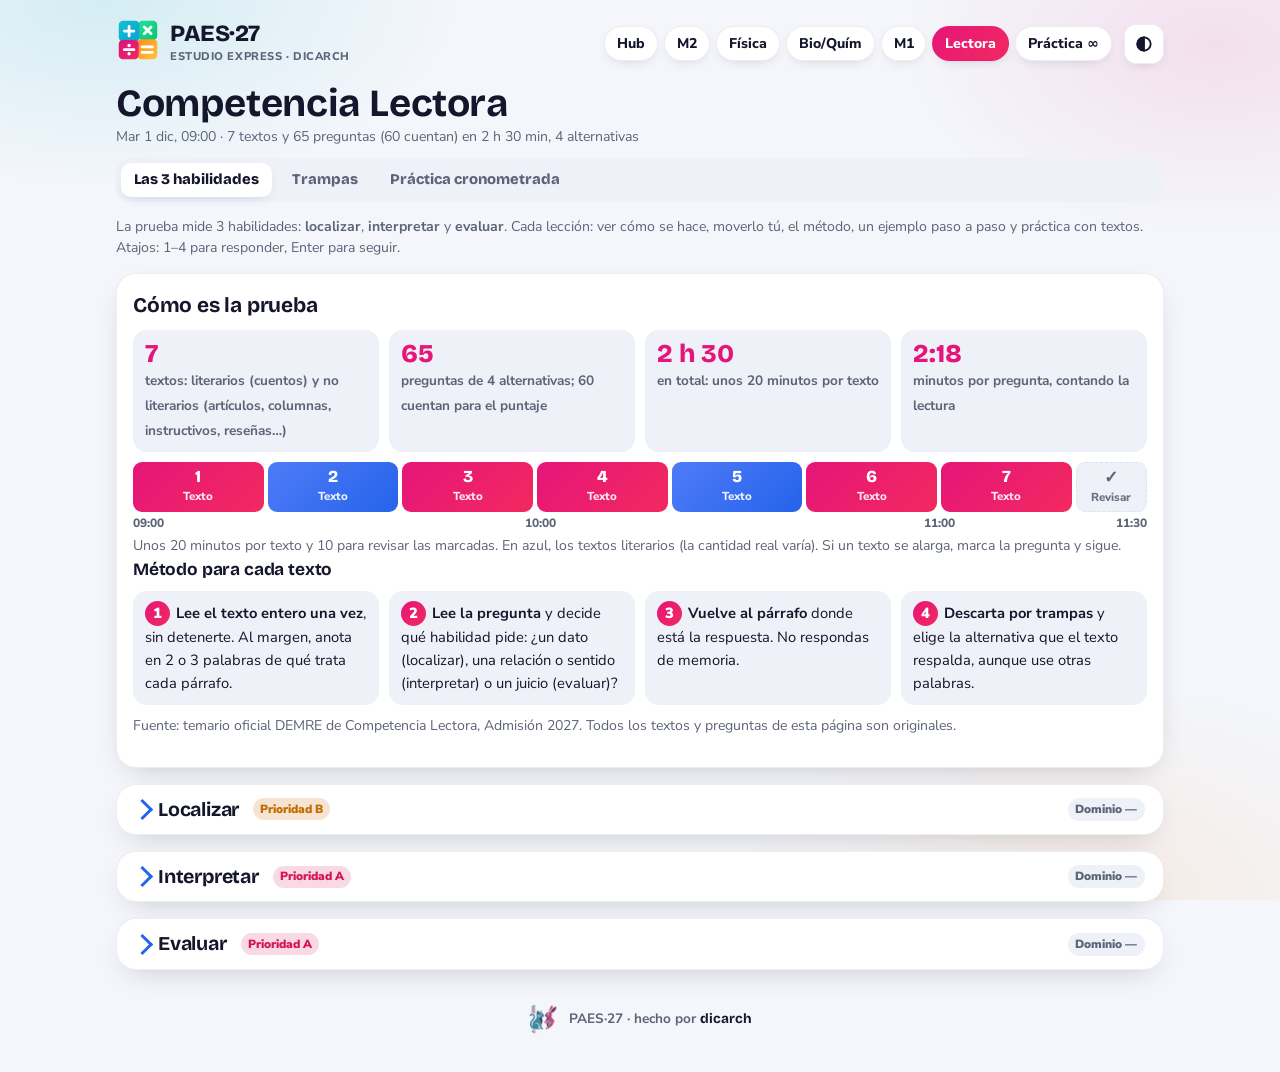
<file: paes27/lenguaje.html>
<!doctype html>
<html lang="es">
<head>
<meta charset="utf-8">
<meta name="viewport" content="width=device-width,initial-scale=1">
<script>try{var t=localStorage.getItem("paes27:tema");if(t)document.documentElement.dataset.theme=t}catch(e){}</script>
<title>PAES 2027 · Lectora</title>
<style>
/* == paes27-css v4 == */
/* Sistema de diseño PAES·27 · dicarch (prototipo C, «azulejos vivos»): degradados y sombras suaves.
   El tema oscuro usa el mismo estilo (degradados, sombras difusas) sobre fondo azul noche.
   Las pizarras, sus leyendas y las fórmulas son SIEMPRE oscuras (azul noche), en ambos temas.
   Se copia IDÉNTICO en cada página con tools/sync_core.py: edita tools/core.css. */
@font-face{font-family:"Nunito Sans";src:url(lib/fonts/nunito-sans-latin-wght-normal.woff2) format("woff2");font-weight:200 1000;font-display:swap}
@font-face{font-family:"Bricolage Grotesque";src:url(lib/fonts/bricolage-grotesque-latin-wght-normal.woff2) format("woff2");font-weight:200 800;font-display:swap}
:root{
  --bg:#F4F6FB;--panel:#FFFFFF;--panel2:#EEF1F8;--line:#DDE3EE;--ink:#14162B;--muted:#5D6478;
  --acc:#2563EB;--acc2:#0E9DB4;--ok:#0B8F55;--mal:#D4145A;--warn:#C46A00;--okf:#18D98B;--malf:#E5157A;
  --cv:#FFFFFF;--cv-panel:#E4E9F3;--cv-panel2:#CBD3E2;
  --m2:#0E8BD8;--cie:#0BAE6A;--m1:#F08A00;--len:#E5157A;
  --m2-g:linear-gradient(135deg,#10B6C8,#0E8BD8);--cie-g:linear-gradient(135deg,#18D98B,#0BAE6A);--m1-g:linear-gradient(135deg,#FF8A1F,#FFC53A);--len-g:linear-gradient(135deg,#E5157A,#F2295F);
  --sobre:#FFFFFF;--btn:linear-gradient(135deg,#E5157A,#FF8A1F);--btn-ink:#FFFFFF;
  --borde:1px solid rgba(20,22,43,.07);--sombra:0 10px 30px -14px rgba(20,22,43,.28);--sombra-sm:0 4px 14px -8px rgba(20,22,43,.3);--sombra-btn:0 6px 16px -8px rgba(229,21,122,.6);
  --r:20px;--r-sm:14px;
  --fondo:radial-gradient(40% 30% at 8% 0%,rgba(16,182,200,.14),transparent 70%),radial-gradient(35% 30% at 95% 5%,rgba(229,21,122,.10),transparent 70%),radial-gradient(40% 35% at 85% 100%,rgba(255,138,31,.10),transparent 70%);
  color-scheme:light
}
@media (prefers-color-scheme:dark){:root:not([data-theme=light]){
  --bg:#12142A;--panel:#1C1F3A;--panel2:#262A4A;--line:#323760;--ink:#E9EBF7;--muted:#A4AAC6;
  --acc:#7C9DFF;--acc2:#3FD3E6;--ok:#2EE09A;--mal:#FF5C8A;--warn:#FFB547;--okf:#18D98B;--malf:#F2295F;
  --cv:#121830;--cv-panel:#1E2645;--cv-panel2:#333C60;
  --m2:#22B8E0;--cie:#18D98B;--m1:#FFA53A;--len:#F2295F;
  --m2-g:linear-gradient(135deg,#10B6C8,#0E8BD8);--cie-g:linear-gradient(135deg,#18D98B,#0BAE6A);--m1-g:linear-gradient(135deg,#FF8A1F,#FFC53A);--len-g:linear-gradient(135deg,#E5157A,#F2295F);
  --sobre:#FFFFFF;--btn:linear-gradient(135deg,#E5157A,#FF8A1F);--btn-ink:#FFFFFF;
  --borde:1px solid rgba(255,255,255,.06);--sombra:0 12px 32px -14px rgba(0,0,0,.7);--sombra-sm:0 4px 14px -8px rgba(0,0,0,.65);--sombra-btn:0 6px 18px -8px rgba(229,21,122,.65);
  --r:20px;--r-sm:14px;
  --fondo:radial-gradient(40% 30% at 8% 0%,rgba(16,182,200,.18),transparent 70%),radial-gradient(35% 30% at 95% 5%,rgba(229,21,122,.14),transparent 70%),radial-gradient(40% 35% at 85% 100%,rgba(255,138,31,.12),transparent 70%);
  color-scheme:dark}}
:root[data-theme=dark]{
  --bg:#12142A;--panel:#1C1F3A;--panel2:#262A4A;--line:#323760;--ink:#E9EBF7;--muted:#A4AAC6;
  --acc:#7C9DFF;--acc2:#3FD3E6;--ok:#2EE09A;--mal:#FF5C8A;--warn:#FFB547;--okf:#18D98B;--malf:#F2295F;
  --cv:#121830;--cv-panel:#1E2645;--cv-panel2:#333C60;
  --m2:#22B8E0;--cie:#18D98B;--m1:#FFA53A;--len:#F2295F;
  --m2-g:linear-gradient(135deg,#10B6C8,#0E8BD8);--cie-g:linear-gradient(135deg,#18D98B,#0BAE6A);--m1-g:linear-gradient(135deg,#FF8A1F,#FFC53A);--len-g:linear-gradient(135deg,#E5157A,#F2295F);
  --sobre:#FFFFFF;--btn:linear-gradient(135deg,#E5157A,#FF8A1F);--btn-ink:#FFFFFF;
  --borde:1px solid rgba(255,255,255,.06);--sombra:0 12px 32px -14px rgba(0,0,0,.7);--sombra-sm:0 4px 14px -8px rgba(0,0,0,.65);--sombra-btn:0 6px 18px -8px rgba(229,21,122,.65);
  --r:20px;--r-sm:14px;
  --fondo:radial-gradient(40% 30% at 8% 0%,rgba(16,182,200,.18),transparent 70%),radial-gradient(35% 30% at 95% 5%,rgba(229,21,122,.14),transparent 70%),radial-gradient(40% 35% at 85% 100%,rgba(255,138,31,.12),transparent 70%);
  color-scheme:dark}

*{box-sizing:border-box}
[hidden]{display:none!important}
html,body{margin:0;background:var(--fondo),var(--bg);background-attachment:fixed;color:var(--ink);font:16px/1.55 "Nunito Sans",system-ui,-apple-system,"Segoe UI",Roboto,sans-serif;-webkit-font-smoothing:antialiased}
h1,h2,h3,summary,.disp{font-family:"Bricolage Grotesque","Nunito Sans",system-ui,sans-serif;letter-spacing:-.01em}
h1,h2,h3{line-height:1.2;margin:.2em 0 .5em}
h2{font-size:1.3rem}h3{font-size:1.08rem}
a{color:var(--acc)}
:focus-visible{outline:3px solid var(--acc);outline-offset:2px;border-radius:6px}
.wrap{max-width:1080px;margin:0 auto;padding:18px 16px 32px}
.card{background:var(--panel);border:var(--borde);border-radius:var(--r);box-shadow:var(--sombra);padding:16px;margin:14px 0}
.muted{color:var(--muted)}.small{font-size:.88rem}
.btn{display:inline-flex;align-items:center;gap:.3em;background:var(--btn);color:var(--btn-ink);border:0;border-radius:var(--r-sm);padding:.6em 1.1em;font:800 1rem/1.1 "Bricolage Grotesque","Nunito Sans",system-ui,sans-serif;cursor:pointer;box-shadow:var(--sombra-btn);transition:transform .08s,box-shadow .08s,filter .1s}
.btn:hover{filter:brightness(1.06);transform:translateY(-1px)}
.btn:active{transform:translateY(3px);box-shadow:none}
.btn:disabled{opacity:.5;cursor:default;transform:none}
.btn.sec{background:var(--panel);color:var(--ink);border:var(--borde);box-shadow:var(--sombra-sm)}
.btn.mini{padding:.4em .8em;font-size:.88rem}
kbd{font:700 .7em ui-monospace,monospace;background:rgba(127,127,127,.22);border-radius:5px;padding:.1em .35em;margin-left:.3em}
/* encabezado, marca y pie */
.top{display:flex;align-items:center;gap:12px;flex-wrap:wrap;margin-bottom:10px}
.marca{display:flex;align-items:center;gap:10px;text-decoration:none;color:var(--ink)}
.marca svg{width:44px;height:44px;flex:none}
.marca b{display:block;font:800 1.45rem/1 "Bricolage Grotesque",sans-serif;letter-spacing:-.02em}
.marca small{display:block;color:var(--muted);font-weight:800;font-size:.7rem;letter-spacing:.05em;text-transform:uppercase;margin-top:3px}
.paginas{display:flex;gap:6px;flex-wrap:wrap;margin-left:auto}
.paginas a,.paginas span{padding:.4em .85em;border-radius:999px;font-weight:800;font-size:.88rem;text-decoration:none;color:var(--ink);background:var(--panel);border:var(--borde);box-shadow:var(--sombra-sm)}
.paginas a.on{background:var(--c,var(--m2-g));color:var(--sobre);border-color:transparent}
.paginas span{color:var(--muted);box-shadow:none;border-style:dashed}
.tema-btn{width:40px;height:40px;border-radius:12px;border:var(--borde);background:var(--panel);color:var(--ink);display:grid;place-items:center;cursor:pointer;box-shadow:var(--sombra-sm)}
.firma{display:flex;align-items:center;justify-content:center;gap:10px;color:var(--muted);font-size:.85rem;font-weight:700;padding:18px 0 6px}
.firma img{width:30px;height:30px;border-radius:8px}
.firma b{font-family:"Bricolage Grotesque",sans-serif;color:var(--ink)}
.hero{display:flex;justify-content:space-between;align-items:flex-end;gap:12px;flex-wrap:wrap;margin:8px 0 6px}
.hero h1{font-size:clamp(1.6rem,1.15rem + 1.7vw,2.4rem);margin:0}
/* pestañas, paneles y acordeones */
.tabs{display:flex;gap:6px;flex-wrap:wrap;margin:10px 0 6px;padding:5px;background:var(--panel2);border-radius:var(--r-sm)}
.tabs button{background:none;border:0;color:var(--muted);font:800 .92rem/1 "Bricolage Grotesque",sans-serif;padding:.65em .9em;cursor:pointer;border-radius:10px}
.tabs button.on{background:var(--panel);color:var(--ink);box-shadow:var(--sombra-sm)}
.pane{display:none}.pane.on{display:block}
details.acc{background:var(--panel2);border-radius:var(--r-sm);margin:12px 0}
details.acc>summary{cursor:pointer;padding:.75em 1em;font-weight:800;list-style:none;display:flex;align-items:center;gap:8px}
details.acc>summary::-webkit-details-marker{display:none}
details.acc>summary::after{content:"▸";margin-left:auto;color:var(--muted);transition:transform .15s}details.acc[open]>summary::after{transform:rotate(90deg)}
details.acc>.in{padding:0 1em 1em}
.chip{display:inline-block;padding:.15em .6em;border-radius:99px;font-size:.74rem;font-weight:900;background:var(--panel2);color:var(--muted)}
.chip.A{background:color-mix(in srgb,var(--mal) 16%,transparent);color:var(--mal)}
.chip.B{background:color-mix(in srgb,var(--warn) 18%,transparent);color:var(--warn)}
.chip.C{color:var(--muted)}
.chip.R{background:color-mix(in srgb,var(--ok) 16%,transparent);color:var(--ok)}
.chip.nuevo{background:color-mix(in srgb,var(--cie) 18%,transparent);color:var(--ok)}
.bar{height:10px;background:var(--panel2);border-radius:99px;overflow:hidden}.bar>i{display:block;height:100%;border-radius:99px}
.txt-ok{color:var(--ok)}.txt-mal{color:var(--mal)}.txt-warn{color:var(--warn)}
.grid2{display:grid;grid-template-columns:repeat(auto-fit,minmax(260px,1fr));gap:12px}
.fila{display:flex;gap:8px;flex-wrap:wrap;align-items:center}
input[type=range]{accent-color:var(--pag-solo,var(--m2));width:100%;height:24px}
select,input[type=time],input[type=number],textarea{background:var(--panel2);color:var(--ink);border:var(--borde);border-radius:10px;padding:.35em .55em;font:inherit}
code{background:var(--panel2);padding:.1em .4em;border-radius:6px;font-size:.92em}
/* pregunta (práctica, diagnóstico, ensayo) */
.q{background:var(--panel);border:var(--borde);border-radius:var(--r);box-shadow:var(--sombra);padding:16px}
.q-meta{font-size:.74rem;font-weight:900;color:var(--muted);text-transform:uppercase;letter-spacing:.06em;margin-bottom:6px}
.q-enun{font-size:1.05rem;font-weight:600;margin-bottom:12px}
.q-enun table{border-collapse:collapse;margin:8px 0}.q-enun td,.q-enun th{border:1px solid var(--line);padding:4px 10px;text-align:center}
.q-ops{display:grid;gap:9px}
.q-op{display:flex;gap:12px;align-items:center;text-align:left;background:var(--panel2);color:var(--ink);border:2px solid transparent;border-radius:14px;padding:.7em .9em;font:inherit;font-weight:700;cursor:pointer;transition:transform .06s,border-color .1s}
.q-op:hover:not(:disabled){border-color:var(--acc);transform:translateY(-1px)}
.q-op:disabled{cursor:default}
.q-l{flex:none;width:30px;height:30px;border-radius:9px;display:grid;place-items:center;font:800 .95rem/1 "Bricolage Grotesque",sans-serif;background:var(--panel);color:var(--ink)}
.q-op.ok{border-color:var(--okf);background:color-mix(in srgb,var(--okf) 16%,var(--panel))}.q-op.ok .q-l{background:var(--okf);color:#0F1923}
.q-op.mal{border-color:var(--malf);background:color-mix(in srgb,var(--malf) 14%,var(--panel))}.q-op.mal .q-l{background:var(--malf);color:#fff}
.q-op.sel{border-color:var(--acc);background:color-mix(in srgb,var(--acc) 14%,var(--panel))}.q-op.sel .q-l{background:var(--acc);color:var(--sobre)}
.q-fb{margin-top:10px}
.q-trampa{margin:8px 0;padding:10px 12px;border-left:5px solid var(--malf);border-radius:12px;background:color-mix(in srgb,var(--malf) 12%,var(--panel))}
.q-exp{margin-top:8px;padding:10px 12px;border-radius:12px;background:var(--panel2)}
.q-acc{display:flex;gap:8px;justify-content:flex-end;margin-top:12px}
/* lecciones */
.leccion{background:var(--panel);border:var(--borde);border-radius:var(--r);box-shadow:var(--sombra);padding:18px;margin:16px 0}
.lec-head{display:flex;gap:8px;align-items:center;flex-wrap:wrap;cursor:pointer;user-select:none}
.lec-head h2{margin:0 6px 0 0;font-size:1.22rem}
.lec-head::before{content:"";width:12px;height:12px;flex:none;border-right:3px solid var(--acc);border-bottom:3px solid var(--acc);transform:rotate(45deg) translate(-2px,-2px);transition:transform .15s}
.leccion.cerrada .lec-head::before{transform:rotate(-45deg)}
.leccion.cerrada .lec-body{display:none}
.leccion.cerrada{padding:13px 18px}
.dom{margin-left:auto;font-size:.74rem;font-weight:900;padding:.2em .65em;border-radius:99px;background:var(--panel2)}
.idea{background:var(--panel2);border-radius:var(--r-sm);padding:12px 14px;margin:12px 0;font-weight:600}
.paso,.mueve{margin:20px 0}
.pasos{display:flex;gap:8px;flex-wrap:wrap;margin:12px 0 2px}
.pasos button{border:0;border-radius:99px;padding:.45em .85em;background:var(--panel2);color:var(--muted);font:800 .86rem/1.1 "Bricolage Grotesque","Nunito Sans",sans-serif;cursor:pointer;transition:background .12s,color .12s}
.pasos button:hover{color:var(--ink)}
.pasos button.on{background:var(--pag,var(--m2-g));color:var(--sobre)}
.paso-pane{display:none}.paso-pane.on{display:block;animation:apar .25s ease}
.con-pasos .paso{margin:14px 0 8px}.con-pasos .paso>h3{display:none}
.con-pasos .paso-pane.multi .paso>h3{display:flex;margin-top:18px}.con-pasos .paso-pane.multi .paso>h3 .n{display:none}
.con-pasos details.acc.porque{background:none;margin:14px 0 8px}.con-pasos details.acc.porque>summary{display:none}.con-pasos details.acc.porque>.in{padding:0}
.paso-sig{display:flex;justify-content:flex-end;margin-top:14px}
.paso>h3,.mueve>h3{display:flex;align-items:center;gap:9px}
.paso>h3 .n,.mueve>h3 .n,details.acc>summary .n{display:inline-grid;place-items:center;min-width:1.75em;height:1.75em;padding:0 .3em;border-radius:9px;background:var(--btn);color:var(--btn-ink);font-size:.85rem}
.cv,.formula,.sd-demo,.cv+.cap,.sd-demo+.cap{
  --ink:#DBDEE1;--muted:#9AA3B2;--line:#35406A;--panel:#1F2747;--panel2:#2A3359;--sobre:#0F1923;
  --acc:#7C9DFF;--acc2:#4FD1E8;--ok:#79E22B;--mal:#FF5C66;--warn:#FFCB33;--okf:#79E22B;--malf:#FF5C66;
  --cv:#121830;--cv-panel:#1E2645;--cv-panel2:#333C60;--borde:1px solid rgba(147,160,187,.16);color:var(--ink)}
.cv{position:relative;min-width:0;border-radius:14px;overflow:hidden;border:0;background:var(--cv)}
.cv:has(+.cap),.sd-demo:has(+.cap){border-bottom-left-radius:0;border-bottom-right-radius:0}
.cv+.cap,.sd-demo+.cap{margin:0;background:var(--cv);border-top:1px solid rgba(147,160,187,.12);border-radius:0 0 14px 14px;padding:8px 12px;font-weight:600;font-size:.93rem}
.cv canvas{display:block;width:100%}
.cv.tres{height:340px}.cv.tres canvas{height:100%!important}
.manip{display:grid;grid-template-columns:minmax(0,1.35fr) minmax(0,1fr);gap:14px;align-items:start}
@media (max-width:820px){.manip{grid-template-columns:minmax(0,1fr)}}
.ctrl{display:grid;gap:8px}
.sl{display:grid;gap:2px;font-size:.92rem;font-weight:700}
.sl b{color:var(--pag-solo,var(--m2));font-variant-numeric:tabular-nums}
.formula{background:var(--cv);border-radius:14px;padding:12px 14px;font-weight:600;font-variant-numeric:tabular-nums;line-height:1.8}
.formula .res{font-weight:800}
.formula .hl{color:var(--warn);font-weight:800}
.cap{margin:8px 0 0;min-height:1.5em}
.ley{display:flex;gap:12px;flex-wrap:wrap;font-size:.85rem;color:var(--muted);font-weight:700;margin-top:4px}
.ley i{display:inline-block;width:12px;height:12px;border-radius:4px;margin-right:4px;vertical-align:-1px}
/* «el porqué» como viñetas visuales */
details.acc>.in>ol{counter-reset:v;list-style:none;padding:0;margin:4px 0 0;display:grid;grid-template-columns:repeat(auto-fit,minmax(168px,1fr));gap:12px}
details.acc>.in>ol>li{counter-increment:v;position:relative;background:var(--panel);border:var(--borde);border-radius:var(--r-sm);box-shadow:var(--sombra-sm);padding:40px 12px 12px;font-size:.95rem;line-height:1.5}
details.acc>.in>ol>li::before{content:counter(v);position:absolute;left:12px;top:10px;width:24px;height:24px;border-radius:8px;display:grid;place-items:center;background:var(--btn);color:var(--btn-ink);font:800 .85rem/1 "Bricolage Grotesque",sans-serif}
details.acc>.in>ol>li:not(:last-child)::after{content:"→";position:absolute;right:12px;top:8px;color:var(--muted);font-weight:900;font-size:1.1rem}
details.acc>.in>ol>li b{display:inline-block;background:color-mix(in srgb,var(--acc) 12%,transparent);color:var(--ink);border-radius:8px;padding:.05em .4em;margin:.1em 0;font-weight:800}
details.acc>.in>ol>li .esq{display:block;width:100%;height:auto;max-height:110px;margin:-2px 0 8px;overflow:visible;color:var(--ink)}
.tarjeta .esq{display:block;width:100%;height:auto;max-height:130px;margin:8px 0 6px;overflow:visible;color:var(--ink)}
.esq .a{stroke:var(--acc);fill:none}.esq .b{stroke:var(--acc2);fill:none}
.esq .w{stroke:var(--warn);fill:none}.esq .r{stroke:var(--mal);fill:none}.esq .g{stroke:var(--ok);fill:none}
.esq .m{stroke:var(--muted);fill:none}.esq text{fill:currentColor;font:800 12px "Nunito Sans",sans-serif;stroke:none}
.esq .fa{fill:var(--acc);stroke:none}.esq .fr{fill:var(--mal);stroke:none}.esq .fg{fill:var(--ok);stroke:none}.esq .fm{fill:var(--muted);stroke:none}.esq .fw{fill:var(--warn);stroke:none}.esq .fb{fill:var(--acc2);stroke:none}
/* ejemplo resuelto y práctica */
.ejemplo .enun{font-weight:700;margin-bottom:8px}
.ejemplo ol{margin:0;padding-left:1.4em}
.ejemplo li{margin:7px 0;animation:apar .35s ease}
@keyframes apar{from{opacity:0;transform:translateY(4px)}to{opacity:1}}
.ejemplo .trampa-ej{margin-top:10px;padding:8px 12px;border-left:5px solid var(--warn);border-radius:10px;background:color-mix(in srgb,var(--warn) 10%,var(--panel))}
.niveles{display:flex;gap:6px;margin-bottom:10px;flex-wrap:wrap}
.niveles button.on{background:var(--btn);color:var(--btn-ink);border-color:transparent}
.resumen-nivel{background:var(--panel2);border-radius:var(--r);padding:14px}
table.t2{border-collapse:collapse;margin:4px 0;font-variant-numeric:tabular-nums}
table.t2 td,table.t2 th{border:1px solid var(--line);padding:4px 10px;text-align:center}
table.t2 .hl{background:color-mix(in srgb,var(--warn) 22%,transparent)}table.t2 .hl2{background:color-mix(in srgb,var(--acc2) 20%,transparent)}
.pend{display:grid;grid-template-columns:repeat(auto-fit,minmax(220px,1fr));gap:10px}
.pend .card{margin:0;box-shadow:none;border-style:dashed}
.sd-demo{background:var(--cv);border-radius:14px;padding:12px;display:grid;grid-template-columns:1fr 1fr;gap:12px;min-height:200px}
.sd-caso>div{margin:4px 0}
.sd-lista{margin:0;padding:0;list-style:none}.sd-lista li{padding:3px 8px;border-radius:8px;transition:opacity .3s}
.sd-lista li.tach{text-decoration:line-through;opacity:.35}.sd-lista li.fin{background:color-mix(in srgb,var(--ok) 16%,transparent);color:var(--ok);font-weight:800}
.sd-opciones{margin:-4px 0 8px}
@media (max-width:700px){.sd-demo{grid-template-columns:1fr}}
/* lecciones en formato tarjeta */
.tarjetas{display:grid;grid-template-columns:repeat(auto-fit,minmax(210px,1fr));gap:12px;margin:12px 0 16px}
.tarjeta{background:var(--panel2);border-radius:var(--r-sm);padding:12px 14px}
.tarjeta h4{margin:6px 0 4px;font:800 1.05rem/1.2 "Bricolage Grotesque",sans-serif}
.tarjeta p{margin:0;font-size:.93rem}
.tarjeta .onda{display:inline-block;font-size:.72rem;font-weight:900;padding:.15em .55em;border-radius:99px;background:color-mix(in srgb,var(--acc) 15%,transparent);color:var(--acc)}
.tarjeta.trampa .onda{background:color-mix(in srgb,var(--malf) 16%,transparent);color:var(--mal)}
.no,.si{display:block;margin:5px 0 0;padding:5px 9px;border-radius:9px;font-weight:700;font-variant-numeric:tabular-nums}
.no{background:color-mix(in srgb,var(--malf) 11%,transparent);text-decoration:line-through;text-decoration-color:color-mix(in srgb,var(--mal) 55%,transparent)}
.no::before{content:"✘ ";color:var(--mal);display:inline-block;text-decoration:none}
.si{background:color-mix(in srgb,var(--okf) 14%,transparent)}.si::before{content:"✔ ";color:var(--ok)}
/* ensayo */
.ens-top{display:flex;justify-content:space-between;align-items:center;gap:10px;flex-wrap:wrap;margin:8px 0 10px}
.ens-reloj{font:800 1.35rem/1 "Bricolage Grotesque",sans-serif;font-variant-numeric:tabular-nums}
.ens-grilla{display:grid;grid-template-columns:repeat(auto-fill,minmax(38px,1fr));gap:6px;margin-top:8px}
.ens-grilla button{background:var(--panel2);color:var(--muted);border:2px solid transparent;border-radius:9px;padding:5px 0;font:800 .85rem/1.2 "Nunito Sans",sans-serif;cursor:pointer}
.ens-grilla button.r{background:color-mix(in srgb,var(--acc) 22%,var(--panel));color:var(--ink)}.ens-grilla button.m{border-color:var(--warn)}
.ens-grilla button.a{outline:3px solid var(--acc2)}
.ens-ley{padding:0 6px;border-radius:5px}.ens-ley.r{background:color-mix(in srgb,var(--acc) 22%,var(--panel));color:var(--ink)}.ens-ley.m{border:2px solid var(--warn)}
@media (max-width:600px){.wrap{padding:12px 12px 24px}.card,.leccion{padding:13px}.marca b{font-size:1.25rem}}
@media (prefers-reduced-motion:reduce){*,*::before,*::after{animation-duration:.001ms!important;transition-duration:.001ms!important}}
/* == fin paes27-css v4 == */
</style>
<style>
/* ---------- Lectora (solo esta página) ---------- */
.texto-lec{position:relative;background:var(--panel2);border-radius:var(--r-sm);padding:12px 16px;font-size:.97rem;line-height:1.65;max-height:min(60vh,600px);overflow:auto;overscroll-behavior:contain}
.texto-lec .tt{display:flex;gap:6px 8px;align-items:center;flex-wrap:wrap;margin-bottom:4px}
.texto-lec .tt b{font:800 1.12rem/1.25 "Bricolage Grotesque",sans-serif;margin-right:4px}
.texto-lec p{margin:.55em 0}
.texto-lec b.np{display:inline-grid;place-items:center;min-width:1.6em;height:1.6em;margin-right:.35em;border-radius:7px;background:var(--panel);color:var(--muted);font-size:.78rem;vertical-align:.08em}
.texto-lec .nota{font-size:.78rem;color:var(--muted);margin-top:10px;border-top:1px dashed var(--line);padding-top:6px}
.texto-lec h4{margin:12px 0 2px;font:800 1rem/1.3 "Bricolage Grotesque",sans-serif}
.texto-lec ol{margin:.4em 0;padding-left:1.4em}
mark.ev{background:color-mix(in srgb,var(--warn) 30%,transparent);color:inherit;border-radius:4px;padding:0 2px;box-shadow:0 0 0 2px color-mix(in srgb,var(--warn) 45%,transparent)}
.doc-entidad{font-weight:900;color:var(--muted);text-transform:uppercase;font-size:.76rem;letter-spacing:.05em;margin:0 0 .3em!important}
.doc-tabla{border-collapse:collapse;width:100%;font-size:.9rem;margin:6px 0;background:var(--panel)}
.doc-tabla th,.doc-tabla td{border:1px solid var(--line);padding:6px 8px;text-align:left;vertical-align:top}
.doc-tabla th{background:color-mix(in srgb,var(--len) 12%,var(--panel))}
.doc-nota{font-size:.9rem;border-left:4px solid var(--acc2);padding-left:10px}
.doc-aviso{border:2px solid var(--mal);border-radius:10px;padding:8px 10px;text-align:center;background:var(--panel)}
.ocultar-txt{margin:6px 0 10px}
.chip.tipo{background:color-mix(in srgb,var(--len) 15%,transparent);color:var(--len)}
.chip.tarea{background:color-mix(in srgb,var(--acc) 14%,transparent);color:var(--acc)}
.ver-ev{margin-top:6px}
/* prueba en números + plan de tiempo */
.prueba-num{display:grid;grid-template-columns:repeat(4,minmax(0,1fr));gap:10px;margin:10px 0}
.prueba-num div{background:var(--panel2);border-radius:var(--r-sm);padding:10px 12px}
.prueba-num b{display:block;font:800 1.6rem/1.1 "Bricolage Grotesque",sans-serif;color:var(--len)}
.prueba-num span{font-size:.85rem;color:var(--muted);font-weight:700}
@media (max-width:640px){.prueba-num{grid-template-columns:repeat(2,minmax(0,1fr))}}
.pl-barra{display:flex;gap:4px;margin-top:6px}
.pl-seg{min-width:0;border-radius:9px;padding:6px 4px;text-align:center;color:#fff;background:var(--len-g);line-height:1.1}
.pl-seg.lit{background:linear-gradient(135deg,#4F7BF7,#2563EB)}
.pl-seg.res{background:var(--panel2);color:var(--muted);border:1px dashed var(--line)}
.pl-seg b{display:block;font:800 1.05rem/1.1 "Bricolage Grotesque",sans-serif}
.pl-seg span{font-size:.72rem;font-weight:800;opacity:.9}
.pl-horas{position:relative;height:1.4em;margin:2px 8px 0;font-size:.75rem;font-weight:800;color:var(--muted)}
.pl-horas span{position:absolute;transform:translateX(-50%)}
.pl-horas span:first-child{transform:none;left:-8px!important}.pl-horas span:last-child{transform:translateX(-100%);left:calc(100% + 8px)!important}
@media (max-width:520px){.pl-seg span{display:none}}
.metodo{display:grid;grid-template-columns:repeat(4,minmax(0,1fr));gap:10px;margin:10px 0 0;padding:0;list-style:none;counter-reset:m}
.metodo li{background:var(--panel2);border-radius:var(--r-sm);padding:10px 12px;font-size:.92rem;counter-increment:m}
.metodo li::before{content:counter(m);display:inline-grid;place-items:center;width:1.7em;height:1.7em;border-radius:50%;background:var(--len-g);color:#fff;font-weight:900;margin-right:6px}
@media (max-width:760px){.metodo{grid-template-columns:1fr 1fr}}
@media (max-width:420px){.metodo{grid-template-columns:1fr}}
/* demos «Ver» */
.demo{display:grid;gap:10px}
.d-preg{background:var(--panel2);border-radius:var(--r-sm);padding:10px 14px;font-weight:700}
.d-et{display:inline-block;font-size:.72rem;font-weight:900;padding:.12em .55em;border-radius:99px;background:var(--len-g);color:#fff;margin-right:6px;vertical-align:.1em}
.d-texto{background:var(--panel2);border-radius:var(--r-sm);padding:8px 14px;line-height:1.7}
.d-texto p{margin:.45em 0;border-radius:8px;transition:box-shadow .35s,background .35s;transition-delay:var(--d,0s)}
.d-texto p>b:first-child{display:inline-grid;place-items:center;min-width:1.5em;height:1.5em;margin-right:.3em;border-radius:6px;background:var(--panel);color:var(--muted);font-size:.75rem}
.demo .k,.demo .par,.demo .hit,.demo .falso,.demo .con,.demo .hecho,.demo .opi,.demo .mod{border-radius:4px;transition:background .35s,box-shadow .35s,color .35s}
.demo .k.on{background:color-mix(in srgb,var(--acc) 28%,transparent);box-shadow:0 0 0 2px color-mix(in srgb,var(--acc) 50%,transparent)}
.demo p.scan.on{box-shadow:inset 4px 0 0 var(--acc);background:color-mix(in srgb,var(--acc) 7%,transparent)}
.demo .par.on{background:color-mix(in srgb,var(--acc2) 26%,transparent);box-shadow:0 2px 0 var(--acc2)}
.demo .falso.on{text-decoration:line-through;text-decoration-color:var(--mal);background:color-mix(in srgb,var(--mal) 12%,transparent)}
.demo .hit.on{background:color-mix(in srgb,var(--warn) 34%,transparent);box-shadow:0 0 0 2px color-mix(in srgb,var(--warn) 50%,transparent)}
.demo .con.on{background:color-mix(in srgb,var(--acc) 22%,transparent);box-shadow:0 2px 0 var(--acc);font-weight:800}
.demo .hecho.on{background:color-mix(in srgb,var(--acc2) 18%,transparent);box-shadow:0 2px 0 var(--acc2)}
.demo .opi.on{background:color-mix(in srgb,var(--len) 16%,transparent);box-shadow:0 2px 0 var(--len)}
.demo .mod.on{box-shadow:0 0 0 2px var(--warn);font-weight:800}
.rol{display:inline-block;font-size:.72rem;font-weight:900;text-transform:uppercase;letter-spacing:.03em;padding:.1em .5em;border-radius:99px;background:var(--len-g);color:#fff;margin-right:4px;opacity:0;transform:scale(.6);transition:opacity .35s,transform .35s;transition-delay:var(--d,0s)}
.rol.on{opacity:1;transform:none}
.d-mapa{display:flex;flex-wrap:wrap;align-items:center;gap:6px;opacity:0;transition:opacity .4s}
.d-mapa.on{opacity:1}
.d-mapa span{background:var(--panel2);border:2px solid color-mix(in srgb,var(--len) 50%,transparent);border-radius:10px;padding:4px 10px;font-weight:800;font-size:.88rem}
.d-mapa i{font-style:normal;color:var(--muted);font-weight:900}
.d-idea{background:color-mix(in srgb,var(--ok) 14%,var(--panel));border:2px solid color-mix(in srgb,var(--ok) 55%,transparent);border-radius:var(--r-sm);padding:10px 14px;opacity:0;transform:translateY(6px);transition:opacity .4s,transform .4s}
.d-idea.on{opacity:1;transform:none}
.d-ops{margin:0;padding:0;list-style:none;display:grid;gap:6px;counter-reset:op}
.d-ops li{counter-increment:op;background:var(--panel2);border-radius:10px;padding:7px 10px;transition:opacity .35s,background .35s;display:flex;gap:8px;align-items:baseline;flex-wrap:wrap}
.d-ops li::before{content:counter(op,upper-alpha);font-weight:900;color:var(--muted)}
.d-ops .d-tr{display:inline-block;font-size:.8rem;font-weight:800;opacity:0;transition:opacity .35s}
.d-ops li.on .d-tr{opacity:1}
.d-ops li.no.on{opacity:.6}
.d-ops li.no.on .o{text-decoration:line-through;text-decoration-color:color-mix(in srgb,var(--mal) 60%,transparent)}
.d-ops li.no.on .d-tr{color:var(--mal);text-decoration:none}
.d-ops li.ok.on{background:color-mix(in srgb,var(--ok) 18%,var(--panel));font-weight:800}
.d-ops li.ok .d-tr{color:var(--ok)}
.d-cap{display:flex;gap:10px;align-items:center;flex-wrap:wrap;background:var(--panel2);border-radius:var(--r-sm);padding:8px 12px;font-weight:700;min-height:2.6em}
.d-cap .t{flex:1 1 240px}
.d-tono{opacity:.35;transition:opacity .4s}
.d-tono.on{opacity:1}
.d-escala{position:relative;display:grid;grid-template-columns:repeat(4,1fr);text-align:center;font-size:.8rem;font-weight:800;color:var(--muted);background:linear-gradient(90deg,color-mix(in srgb,var(--ok) 30%,transparent),var(--panel2) 35%,var(--panel2) 50%,color-mix(in srgb,var(--warn) 35%,transparent) 75%,color-mix(in srgb,var(--mal) 40%,transparent));border-radius:99px;padding:6px 0}
.d-aguja{position:relative;height:16px}
.d-aguja::before{content:"▲";position:absolute;left:var(--x,37.5%);transform:translateX(-50%);color:var(--ink);transition:left .8s cubic-bezier(.3,1.4,.5,1);font-size:1rem;line-height:1}
.d-tono.on .d-aguja{--x:62.5%}
/* manipulables */
.msg{background:var(--panel2);border-radius:var(--r-sm);padding:10px 14px;font-weight:600;margin:10px 0;border-left:5px solid var(--acc)}
.msg.ok{border-left-color:var(--ok)}.msg.mal{border-left-color:var(--mal)}
.kw-chips{display:flex;gap:6px;flex-wrap:wrap;margin:8px 0}
.kw-chips button{border:2px solid var(--line);background:var(--panel);color:var(--ink);border-radius:99px;padding:.35em .9em;font:800 .92rem/1.2 "Nunito Sans",sans-serif;cursor:pointer}
.kw-chips button.on{border-color:var(--acc);background:color-mix(in srgb,var(--acc) 16%,var(--panel))}
.kw-chips button b{font-size:.75rem;color:var(--muted);margin-left:4px}
.kw-hit{background:color-mix(in srgb,var(--acc) 30%,transparent);border-radius:4px;box-shadow:0 0 0 2px color-mix(in srgb,var(--acc) 45%,transparent)}
.kw-par{background:color-mix(in srgb,var(--acc2) 30%,transparent);border-radius:4px;box-shadow:0 2px 0 var(--acc2)}
.kw-sin{display:inline-flex;gap:6px;align-items:center;font-weight:700;font-size:.92rem;cursor:pointer}
.kw-sin input{width:18px;height:18px;accent-color:var(--acc2)}
.mapa-par{display:grid;gap:8px}
.mapa-par .fp{display:grid;grid-template-columns:minmax(150px,220px) 1fr;gap:10px;align-items:start;background:var(--panel2);border-radius:var(--r-sm);padding:8px 10px}
.mapa-par .fp select{width:100%}
.mapa-par .fp.ok{box-shadow:inset 4px 0 0 var(--ok)}.mapa-par .fp.mal{box-shadow:inset 4px 0 0 var(--mal)}
.mapa-par .fp .pista{display:block;font-size:.82rem;font-weight:700;color:var(--mal);margin-top:4px}
.mapa-par .fp.ok .pista{color:var(--ok)}
.mapa-par u{text-decoration:none}
.mapa-par.marcas u{background:color-mix(in srgb,var(--acc) 22%,transparent);box-shadow:0 2px 0 var(--acc);border-radius:3px;font-weight:800}
@media (max-width:620px){.mapa-par .fp{grid-template-columns:1fr}}
.flujo{display:flex;flex-wrap:wrap;gap:6px;align-items:center;margin:10px 0;min-height:2em}
.flujo span{border-radius:10px;padding:3px 9px;font-weight:800;font-size:.85rem;background:var(--panel2);border:2px dashed var(--line);color:var(--muted)}
.flujo span.puesto{border-style:solid;border-color:color-mix(in srgb,var(--len) 55%,transparent);color:var(--ink)}
.flujo i{font-style:normal;color:var(--muted);font-weight:900}
.ho-lista{display:grid;gap:6px;margin:10px 0}
.ho{display:flex;gap:10px;align-items:center;background:var(--panel2);border:2px solid transparent;border-radius:var(--r-sm);padding:8px 10px;cursor:pointer;text-align:left;color:var(--ink);font:600 .95rem/1.4 "Nunito Sans",sans-serif;width:100%}
.ho .et{flex:0 0 auto;min-width:76px;text-align:center;border-radius:99px;padding:.15em .5em;font-size:.78rem;font-weight:900;background:var(--panel);color:var(--muted)}
.ho.h .et{background:color-mix(in srgb,var(--acc2) 22%,var(--panel));color:var(--ink)}
.ho.o .et{background:color-mix(in srgb,var(--len) 22%,var(--panel));color:var(--ink)}
.ho.bien{border-color:var(--ok)}.ho.malo{border-color:var(--mal)}
.ho-lista.marcas .mod{box-shadow:0 0 0 2px var(--warn);border-radius:4px;font-weight:800}
/* trampas */
.tarjeta.trampa .ico{float:right;font:900 1.2rem/1 "Bricolage Grotesque",sans-serif;color:var(--len);opacity:.85}
.barras{display:grid;gap:6px;margin:8px 0}
.barras .b{display:grid;grid-template-columns:minmax(120px,190px) 1fr 34px;gap:8px;align-items:center;font-size:.9rem;font-weight:700}
.barras .b i{display:block;height:14px;border-radius:99px;background:var(--len-g);min-width:4px}
.caza-ctx p{margin:.35em 0}
.caza-ctx .ok-alt{background:color-mix(in srgb,var(--ok) 14%,transparent);border-radius:8px;padding:5px 9px}
.caza-ctx .tr-alt{background:color-mix(in srgb,var(--mal) 12%,transparent);border-radius:8px;padding:5px 9px}
/* práctica cronometrada */
.textos-grid{display:grid;grid-template-columns:repeat(auto-fill,minmax(230px,1fr));gap:10px;margin-top:8px}
.tx-card{background:var(--panel2);border-radius:var(--r-sm);padding:12px;display:flex;flex-direction:column;gap:6px}
.tx-card h4{margin:0;font:800 1.02rem/1.25 "Bricolage Grotesque",sans-serif}
.tx-card .btn{align-self:flex-start;margin-top:auto}
.crono{display:grid;grid-template-columns:minmax(0,1.15fr) minmax(0,1fr);gap:14px;align-items:start}
.crono .texto-lec{position:sticky;top:10px;max-height:calc(100vh - 30px)}
@media (max-width:860px){.crono{grid-template-columns:1fr}.crono .texto-lec{position:relative;top:0;max-height:46vh}}
.rev-pre{margin:4px 0}
.sub-h{margin:16px 0 6px;font:800 1.05rem/1.3 "Bricolage Grotesque",sans-serif}
#tr-catalogo .no{text-decoration:none}
.tarjeta.trampa .ico{font-size:1rem}
</style>
</head>
<body style="--pag:var(--len-g);--pag-solo:var(--len)">
<div class="wrap">
  <header class="top">
    <a class="marca" href="index.html"><span data-logo></span><span><b>PAES·27</b><small>estudio express · dicarch</small></span></a>
    <nav class="paginas">
      <a href="index.html" style="--c:var(--btn)">Hub</a>
      <a href="m2.html" style="--c:var(--m2-g)">M2</a>
      <a href="fisica.html" style="--c:var(--cie-g)">Física</a>
      <a href="bioquim.html" style="--c:var(--cie-g)">Bio/Quím</a>
      <a href="m1.html" style="--c:var(--m1-g)">M1</a>
      <a href="lenguaje.html" class="on" style="--c:var(--len-g)">Lectora</a>
      <a href="practica.html" style="--c:var(--btn)">Práctica ∞</a>
    </nav>
    <button class="tema-btn" data-tema-btn></button>
  </header>
  <div class="hero"><div><h1 id="heroTit">Competencia Lectora</h1><div class="muted small" id="hoyTxt">Mar 1 dic, 09:00 · 7 textos y 65 preguntas (60 cuentan) en 2 h 30 min, 4 alternativas</div></div></div>

  <nav class="tabs" id="tabs">
    <button data-tab="hab">Las 3 habilidades</button>
    <button data-tab="trampas">Trampas</button>
    <button data-tab="practica">Práctica cronometrada</button>
  </nav>
  <p class="small muted" id="ayuda">La prueba mide 3 habilidades: <b>localizar</b>, <b>interpretar</b> y <b>evaluar</b>. Cada lección: ver cómo se hace, moverlo tú, el método, un ejemplo paso a paso y práctica con textos. Atajos: 1–4 para responder, Enter para seguir.</p>

  <section class="pane" id="p-hab">
    <div class="card">
      <h2>Cómo es la prueba</h2>
      <div class="prueba-num">
        <div><b>7</b><span>textos: literarios (cuentos) y no literarios (artículos, columnas, instructivos, reseñas…)</span></div>
        <div><b>65</b><span>preguntas de 4 alternativas; 60 cuentan para el puntaje</span></div>
        <div><b>2 h 30</b><span>en total: unos 20 minutos por texto</span></div>
        <div><b>2:18</b><span>minutos por pregunta, contando la lectura</span></div>
      </div>
      <div class="plan" id="plan"></div>
      <h3>Método para cada texto</h3>
      <ol class="metodo">
        <li><b>Lee el texto entero una vez</b>, sin detenerte. Al margen, anota en 2 o 3 palabras de qué trata cada párrafo.</li>
        <li><b>Lee la pregunta</b> y decide qué habilidad pide: ¿un dato (localizar), una relación o sentido (interpretar) o un juicio (evaluar)?</li>
        <li><b>Vuelve al párrafo</b> donde está la respuesta. No respondas de memoria.</li>
        <li><b>Descarta por trampas</b> y elige la alternativa que el texto respalda, aunque use otras palabras.</li>
      </ol>
      <p class="small muted" style="margin-top:10px">Fuente: temario oficial DEMRE de Competencia Lectora, Admisión 2027. Todos los textos y preguntas de esta página son originales.</p>
    </div>

    <section class="leccion" id="len.localizar" data-tab="hab">
      <div class="lec-head"><h2>Localizar</h2><span class="chip B">B</span><span class="dom" data-tema="len.localizar"></span></div>
      <div class="lec-body">
      <p class="idea">Localizar es encontrar un dato que <b>está escrito</b> en el texto. A veces aparece con las mismas palabras de la pregunta y a veces con otras (sinónimos o paráfrasis). No se deduce ni se opina: se <b>rastrea</b>.</p>
      <div class="paso"><h3><span class="n">1</span> Ver: así se rastrea un dato</h3>
        <div class="demo" id="demo-loc">
          <div class="d-preg"><span class="d-et">Pregunta</span>Según el texto, ¿cuántos libros podía <span class="k" data-s="1">llevarse prestados</span> cada vecino?</div>
          <div class="d-texto">
            <p class="scan" data-s="2"><b>1</b> La biblioteca del pueblo abrió en 1952 en una sala <span class="falso" data-s="3">prestada</span> por la parroquia. Tenía dos estantes con libros donados y un solo mesón.</p>
            <p class="scan" data-s="2" style="--d:.45s"><b>2</b> Durante años la atendió una profesora jubilada, que <span class="par" data-s="3">prestaba los libros</span> anotándolos en un cuaderno. Los vecinos <span class="par" data-s="3">podían llevarse</span> <span class="hit" data-s="4">hasta tres libros por semana</span>.</p>
            <p class="scan" data-s="2" style="--d:.9s"><b>3</b> En 1998, la biblioteca se trasladó a un edificio propio, con más de veinte mil libros y un patio de lectura.</p>
          </div>
          <ol class="d-ops">
            <li class="no" data-s="5"><span class="o">Dos libros.</span> <span class="d-tr">Otro dato: son los estantes.</span></li>
            <li class="ok" data-s="5"><span class="o">Hasta tres libros por semana.</span> <span class="d-tr">✔ Lo que dice el texto.</span></li>
            <li class="no" data-s="5"><span class="o">Un libro por día.</span> <span class="d-tr">Fuera del texto.</span></li>
            <li class="no" data-s="5"><span class="o">Todos los que quisieran.</span> <span class="d-tr">Al revés: dice «hasta tres».</span></li>
          </ol>
          <div class="d-cap"><span class="t"></span><button class="btn sec mini" type="button" data-pausa-demo>⏸ Pausa</button><button class="btn sec mini" type="button" data-repetir>↺ Repetir</button></div>
        </div>
      </div>
      <div class="paso"><h3><span class="n">2</span> Manipular: elige la palabra clave</h3>
        <p>Pregunta: <b>«¿Qué hacían los vecinos mientras el puente estuvo fuera de servicio?»</b> Toca una palabra de la pregunta y mira cuántas veces aparece en el texto.</p>
        <div class="kw-chips" id="kw-chips"></div>
        <label class="kw-sin"><input type="checkbox" id="kw-par"> Incluir sinónimos y paráfrasis</label>
        <div class="msg" id="kw-msg">Elige una palabra clave.</div>
        <div class="texto-lec" id="kw-texto"></div>
        <h4 class="sub-h">Ahora responde</h4>
        <div id="kw-preg"></div>
      </div>
      <details class="acc"><summary><span class="n">3</span> El porqué: cómo se piensa</summary><div class="in"><ol>
        <li><b>¿Qué pide?</b> Mira la palabra interrogativa: ¿quién, qué, cuándo, cuánto, dónde, por qué? Eso te dice qué tipo de dato buscar (una persona, una cifra, una fecha, una causa).</li>
        <li><b>Elige una palabra clave específica.</b> Sirven los nombres, las cifras, las fechas y las palabras poco comunes. No sirven las que se repiten en todo el texto (el tema) ni las palabras de la pregunta como «según», «ocurrió» o «afirma».</li>
        <li><b>Rastrea.</b> Si la pregunta dice «en el párrafo 3», busca solo ahí. Si no, recorre el texto con la vista hasta encontrar la palabra o una equivalente.</li>
        <li><b>Lee la oración completa</b>, y también la anterior y la siguiente. El dato puede estar justo al lado de la palabra clave, no encima.</li>
        <li><b>Compara con las alternativas.</b> La correcta suele decir lo mismo con <b>otras palabras</b> (paráfrasis). Ojo: la que copia palabras textuales puede ser una trampa que responde otra cosa.</li>
      </ol>
      <p><b>Así se reconoce:</b> «Según el texto…», «De acuerdo con el párrafo…», «El texto afirma que…», «¿Qué/quién/cuándo… ?», «¿Cuál de estas afirmaciones aparece en el texto?».</p>
      <p class="small muted">Tareas del temario: (a) extraer información explícita; (b) identificar información explícita dicha con sinónimos o paráfrasis.</p></div></details>
      <div class="paso"><h3><span class="n">4</span> Ejemplo resuelto</h3><div class="ejemplo" data-ej="loc"></div></div>
      <div class="paso"><h3><span class="n">5</span> Práctica con textos</h3><div class="practica-len" data-tema="len.localizar"></div></div>
      </div>
    </section>

    <section class="leccion" id="len.interpretar" data-tab="hab">
      <div class="lec-head"><h2>Interpretar</h2><span class="chip A">A</span><span class="dom" data-tema="len.interpretar"></span></div>
      <div class="lec-body">
      <p class="idea">Interpretar es <b>relacionar partes</b> del texto para sacar un significado que no está en una sola oración: la idea principal, una causa, para qué sirve un párrafo, qué quiere decir una expresión o qué se puede deducir. Es el grupo de preguntas más grande de la prueba.</p>
      <div class="paso"><h3><span class="n">1</span> Ver: el mapa del texto</h3>
        <div class="demo" id="demo-int">
          <div class="d-preg"><span class="d-et">Pregunta</span>¿Cuál es la idea principal del texto?</div>
          <div class="d-texto">
            <p><b>1</b> <span class="rol" data-s="2">Problema</span>En muchas ciudades, ir al trabajo en auto toma cada año más tiempo.</p>
            <p><b>2</b> <span class="rol" data-s="2" style="--d:.3s">Causa</span><span class="con" data-s="1">La razón principal</span> es que hay más autos, pero las calles siguen siendo las mismas.</p>
            <p><b>3</b> <span class="rol" data-s="2" style="--d:.6s">Solución + ejemplo</span>Algunas ciudades construyeron ciclovías protegidas, y en ellas más personas empezaron a usar la bicicleta para viajes cortos.</p>
            <p><b>4</b> <span class="rol" data-s="2" style="--d:.9s">Conclusión</span><span class="con" data-s="1">Por eso</span>, más que ensanchar calles, conviene ofrecer otras formas de moverse.</p>
          </div>
          <div class="d-mapa" data-s="3"><span>Problema</span><i>→</i><span>Causa</span><i>→</i><span>Solución</span><i>→</i><span>Conclusión</span></div>
          <div class="d-idea" data-s="4"><b>Idea principal:</b> para moverse mejor en la ciudad, conviene ofrecer alternativas al auto, como la bicicleta.</div>
          <ol class="d-ops">
            <li class="no" data-s="5"><span class="o">Algunas ciudades tienen ciclovías protegidas.</span> <span class="d-tr">Se queda corta: es un detalle del párrafo 3.</span></li>
            <li class="ok" data-s="5"><span class="o">Para moverse mejor, conviene ofrecer alternativas al auto.</span> <span class="d-tr">✔ Cubre los 4 párrafos.</span></li>
            <li class="no" data-s="5"><span class="o">El transporte es el mayor problema del mundo.</span> <span class="d-tr">Exagera y se pasa de amplia.</span></li>
            <li class="no" data-s="5"><span class="o">Hay que ensanchar las calles.</span> <span class="d-tr">Al revés: «más que ensanchar calles».</span></li>
          </ol>
          <div class="d-cap"><span class="t"></span><button class="btn sec mini" type="button" data-pausa-demo>⏸ Pausa</button><button class="btn sec mini" type="button" data-repetir>↺ Repetir</button></div>
        </div>
      </div>
      <div class="paso"><h3><span class="n">2</span> Manipular: arma el mapa</h3>
        <p>Elige qué <b>función</b> cumple cada párrafo. El mapa de abajo se arma solo. Después, revisa.</p>
        <div class="mapa-par" id="mp-lista"></div>
        <div class="flujo" id="mp-flujo"></div>
        <div class="fila"><button class="btn mini" type="button" id="mp-revisar">Revisar mi mapa</button><label class="kw-sin"><input type="checkbox" id="mp-marcas"> Mostrar las marcas textuales</label></div>
        <div class="msg" id="mp-msg" hidden></div>
        <h4 class="sub-h">Con el mapa listo, responde</h4>
        <div id="mp-preg"></div>
      </div>
      <details class="acc"><summary><span class="n">3</span> El porqué: cómo se piensa</summary><div class="in"><ol>
        <li><b>¿Qué relación o sentido pide?</b> Idea principal, causa o consecuencia, función de una parte, significado de una expresión o una inferencia. Cada una se resuelve distinto.</li>
        <li><b>Usa las marcas textuales.</b> Los conectores dicen cómo se unen las ideas: causa (<i>porque, ya que, se debe a</i>), consecuencia (<i>por eso, por lo tanto, así</i>), contraste (<i>sin embargo, pero, en cambio, aunque</i>), ejemplo (<i>por ejemplo, como</i>), conclusión (<i>en suma, en definitiva</i>).</li>
        <li><b>Arma el mapa:</b> de qué trata cada párrafo en 3 palabras y qué hace (presenta, explica, ejemplifica, objeta, concluye).</li>
        <li><b>Idea principal o síntesis:</b> debe cubrir <b>todo</b> el texto, ni más ni menos. Si deja fuera párrafos, se queda corta; si sirve para cualquier texto del tema, se pasa de amplia.</li>
        <li><b>Inferencia o significado:</b> tu conclusión tiene que tener respaldo. Pregúntate «¿qué parte del texto me permite decir esto?». En las figuras y frases hechas, busca la idea que ilustran, no su sentido literal.</li>
      </ol>
      <p><b>Así se reconoce:</b> «¿Cuál es la idea principal…?», «¿Qué función cumple el párrafo…?», «¿Qué se infiere…?», «¿Qué significa la expresión…?», «¿Qué relación hay entre…?», «¿Cuál es el mejor resumen…?».</p>
      <p class="small muted">Tareas del temario: (c) relación entre partes; (d) inferencias; (e) significado de una parte o del texto; (f) sintetizar; (g) jerarquía de ideas; (h) función de un elemento (ejemplos, citas, figuras).</p></div></details>
      <div class="paso"><h3><span class="n">4</span> Ejemplo resuelto</h3><div class="ejemplo" data-ej="int"></div></div>
      <div class="paso"><h3><span class="n">5</span> Práctica con textos</h3><div class="practica-len" data-tema="len.interpretar"></div></div>
      </div>
    </section>

    <section class="leccion" id="len.evaluar" data-tab="hab">
      <div class="lec-head"><h2>Evaluar</h2><span class="chip A">A</span><span class="dom" data-tema="len.evaluar"></span></div>
      <div class="lec-body">
      <p class="idea">Evaluar es <b>juzgar el texto</b>: para qué se escribió, qué postura y tono tiene el emisor, si la información es suficiente o confiable, para qué sirven sus recursos (negritas, tablas, citas) y cómo se aplica a una situación nueva.</p>
      <div class="paso"><h3><span class="n">1</span> Ver: hechos, opiniones y tono</h3>
        <div class="demo" id="demo-eva">
          <div class="d-preg"><span class="d-et">Pregunta</span>¿Qué actitud tiene el emisor frente al horario del parque?</div>
          <div class="d-texto"><p><span class="hecho" data-s="1">El nuevo parque se inauguró el sábado y tiene cuatro hectáreas.</span> <span class="hecho" data-s="1">La municipalidad decidió cerrarlo a las siete de la tarde.</span> <span class="opi" data-s="2"><span class="mod" data-s="3">Sin duda</span>, es un <span class="mod" data-s="3">error</span>:</span> <span class="hecho" data-s="1">en verano todavía hay luz a las nueve de la noche.</span> <span class="opi" data-s="2"><span class="mod" data-s="3">Lamentablemente</span>, quienes trabajan hasta tarde no podrán disfrutarlo.</span> <span class="opi" data-s="2">El parque <span class="mod" data-s="3">debería</span> abrir, al menos, hasta las diez.</span></p></div>
          <div class="d-tono" data-s="4"><div class="d-escala"><span>Elogioso</span><span>Neutral</span><span>Crítico</span><span>Indignado</span></div><div class="d-aguja"></div></div>
          <ol class="d-ops">
            <li class="no" data-s="5"><span class="o">Entusiasta.</span> <span class="d-tr">Al revés: critica el horario.</span></li>
            <li class="ok" data-s="5"><span class="o">Crítica, con una propuesta concreta.</span> <span class="d-tr">✔ Critica y propone «hasta las diez».</span></li>
            <li class="no" data-s="5"><span class="o">Indignada y ofensiva.</span> <span class="d-tr">Exagera: no insulta, argumenta.</span></li>
            <li class="no" data-s="5"><span class="o">Neutral: solo informa.</span> <span class="d-tr">Al revés: da su opinión.</span></li>
          </ol>
          <div class="d-cap"><span class="t"></span><button class="btn sec mini" type="button" data-pausa-demo>⏸ Pausa</button><button class="btn sec mini" type="button" data-repetir>↺ Repetir</button></div>
        </div>
      </div>
      <div class="paso"><h3><span class="n">2</span> Manipular: ¿hecho u opinión?</h3>
        <p>Un <b>hecho</b> se puede comprobar (aunque resulte falso); una <b>opinión</b> es una valoración de quien escribe. Toca cada oración para clasificarla.</p>
        <div class="ho-lista" id="ho-lista"></div>
        <div class="fila"><button class="btn mini" type="button" id="ho-revisar">Revisar</button><label class="kw-sin"><input type="checkbox" id="ho-marcas"> Mostrar las marcas de opinión</label></div>
        <div class="msg" id="ho-msg" hidden></div>
        <h4 class="sub-h">Y en conjunto</h4>
        <div id="ho-preg"></div>
      </div>
      <details class="acc"><summary><span class="n">3</span> El porqué: cómo se piensa</summary><div class="in"><ol>
        <li><b>¿Qué se evalúa?</b> Propósito, postura o tono, calidad o suficiencia de la información, recursos (tipografía, imágenes, citas) o la aplicación a un caso nuevo.</li>
        <li><b>Separa hechos de opiniones.</b> Delatan la opinión: <i>creo, debería, lamentablemente, sin duda, lo mejor, un error, demasiado</i>. La pregunta por la postura se responde con las opiniones; la de información, con los hechos.</li>
        <li><b>Propósito:</b> ¿informar, convencer, instruir, entretener, criticar? Mira el género (una columna busca convencer; un instructivo, que hagas algo) y a quién le habla (tú, «los vecinos», especialistas).</li>
        <li><b>Tono con la intensidad justa.</b> Crítico no es lo mismo que indignado; valorar no es lo mismo que alabar. Si dos alternativas tienen el mismo sentido, elige la que no exagera. Cuidado con la ironía: un elogio que choca con un hecho negativo es crítica.</li>
        <li><b>Caso nuevo o suficiencia:</b> aplica las reglas del texto paso a paso. Si el texto no trata esa situación, la respuesta correcta es que «el texto no lo dice».</li>
      </ol>
      <p><b>Así se reconoce:</b> «¿Cuál es el propósito…?», «¿Qué actitud/tono…?», «¿Para qué se usa la negrita / la tabla / la cita…?», «¿Con cuál afirmación estaría de acuerdo el emisor?», «¿Qué debilidad tiene el argumento…?», «Si [caso nuevo], ¿qué…?».</p>
      <p class="small muted">Tareas del temario: (i) intención según el destinatario; (j) juzgar la información; (k) juzgar la forma; (l) posición, actitud o tono; (m) recursos lingüísticos y no lingüísticos; (n) información aplicada a nuevos contextos.</p></div></details>
      <div class="paso"><h3><span class="n">4</span> Ejemplo resuelto</h3><div class="ejemplo" data-ej="eva"></div></div>
      <div class="paso"><h3><span class="n">5</span> Práctica con textos</h3><div class="practica-len" data-tema="len.evaluar"></div></div>
      </div>
    </section>
  </section>

  <section class="pane" id="p-trampas">
    <div class="card">
      <h2>Las alternativas trampa</h2>
      <p>Las alternativas incorrectas no están puestas al azar: cada una está construida con un <b>error típico</b>. Si reconoces el error, descartas rápido y con seguridad. Los ejemplos usan el texto de tu diagnóstico, <i>«El valor de aburrirse»</i>.</p>
      <div class="tarjetas" id="tr-catalogo"></div>
    </div>
    <div class="card">
      <h2>Caza la trampa</h2>
      <p class="small muted">Te muestro una pregunta, su respuesta correcta y una alternativa incorrecta. Tú dices qué trampa es. Son 10 por ronda, sacadas de los textos de práctica. No cambia tu dominio.</p>
      <div id="caza"></div>
    </div>
    <div class="card">
      <h2>Tus trampas</h2>
      <div id="mis-trampas"></div>
    </div>
  </section>

  <section class="pane" id="p-practica"></section>
  <footer class="firma" data-firma></footer>
</div>

<script type="application/json" id="banco-len">
{
 "textos": [
  {
   "id": "t1",
   "titulo": "El mapa que se baila",
   "tipo": "Artículo de divulgación científica",
   "literario": false,
   "html": "<p><b>1</b> Cuando una abeja obrera encuentra flores con buen néctar, no se guarda el secreto. Vuelve a la colmena y, sobre la superficie vertical del panal, en plena oscuridad, empieza a moverse de una forma muy particular. Sus compañeras la rodean, la tocan con las antenas y, al poco rato, varias de ellas salen volando directo hacia las mismas flores. Durante siglos, los apicultores observaron estos movimientos sin entender qué significaban.</p><p><b>2</b> Quien descifró el misterio fue el zoólogo austríaco Karl von Frisch, a mediados del siglo XX. Después de años observando colmenas con paredes de vidrio, describió dos tipos de danza. Cuando el alimento está cerca de la colmena, la abeja traza pequeños círculos, primero hacia un lado y luego hacia el otro: es la «danza en redondo», que solo anuncia que hay comida en los alrededores. Cuando el alimento está lejos, la abeja recorre una línea recta mientras sacude el abdomen, vuelve en semicírculo al punto de partida y repite el recorrido: es la «danza del meneo».</p><p><b>3</b> Lo asombroso es que la danza del meneo funciona como un mapa. El ángulo de la línea recta respecto de la vertical del panal indica el ángulo entre el sol y las flores: si la abeja avanza hacia arriba, las flores están en dirección al sol; si avanza hacia abajo, en dirección contraria. Y la duración del meneo informa la distancia: mientras más se prolonga, más lejos está el alimento. Así, un insecto con un cerebro más pequeño que una semilla de sésamo comunica dirección y distancia con un código que los seres humanos tardamos siglos en leer.</p><p><b>4</b> No todos aceptaron la explicación. En la década de 1960, algunos investigadores sostuvieron que las abejas encontraban las flores guiándose por el olor que la bailarina traía en el cuerpo, y que la danza no transmitía información útil. La discusión se prolongó durante décadas, porque en una colmena real era muy difícil separar un factor del otro.</p><p><b>5</b> Los experimentos posteriores inclinaron la balanza. En uno de ellos, un equipo construyó una pequeña abeja robot que imitaba la danza, y algunas abejas volaron en la dirección que el robot indicaba, aunque el robot nunca había visitado ninguna flor. Años después, otros científicos siguieron con radar el vuelo de abejas que acababan de observar una danza: volaron en la dirección indicada y recorrieron aproximadamente la distancia anunciada. Hoy se acepta que la danza transmite información, aunque el olor también ayuda a las abejas a reconocer el lugar exacto cuando ya están cerca.</p><p><b>6</b> En 1973, von Frisch recibió el Premio Nobel de Fisiología o Medicina. Su trabajo demostró algo que en su época parecía increíble: que comunicar algo que no está presente, mediante un código de movimientos, no es exclusivo de los seres humanos.</p>",
   "nota": "Texto original de divulgación, escrito para esta app a partir de hechos conocidos sobre la danza de las abejas."
  },
  {
   "id": "t2",
   "titulo": "El uniforme no nos iguala",
   "tipo": "Columna de opinión",
   "literario": false,
   "html": "<p><b>1</b> Cada marzo se repite la misma escena: familias haciendo fila en las tiendas para comprar jumpers, pantalones grises y camisas blancas que, en pocos meses, quedarán cortos. Y cada marzo se repite también el mismo argumento a favor del uniforme escolar obligatorio: que iguala a los estudiantes, que evita que se note quién tiene más y quién tiene menos. Es un argumento noble. Pero, después de quince años haciendo clases, creo que es falso.</p><p><b>2</b> Basta mirar un patio cualquiera. Con uniforme o sin él, los estudiantes saben perfectamente quién tiene zapatillas de marca, quién lleva el último modelo de celular y quién volvió de vacaciones bronceado por la playa. La desigualdad no está en la ropa: está en la casa, en el barrio, en las oportunidades. Pretender borrarla con una camisa blanca es como querer bajar la fiebre rompiendo el termómetro.</p><p><b>3</b> Además, el uniforme cuesta. Una familia con tres hijos debe comprar al menos tres juegos completos cada año, además de la ropa que los niños usan los fines de semana. Para muchas familias, esa compra obligatoria pesa más que cualquier diferencia de marcas.</p><p><b>4</b> Se dirá que el uniforme crea identidad y sentido de pertenencia. Es cierto que muchos exalumnos recuerdan con cariño su insignia. Pero la pertenencia no se cose en la ropa: nace de un proyecto compartido, de profesores que conocen a sus estudiantes por su nombre, de espacios donde todos tienen algo que aportar. Si un colegio necesita una corbata para que sus alumnos se sientan parte de él, el problema no es la ropa.</p><p><b>5</b> Quienes defienden el uniforme, en el fondo, solo extrañan el colegio de su infancia. Yo propongo algo más modesto que una prohibición: que el uniforme sea voluntario y que cada familia pueda elegir. ¿Qué perdemos con probar? Si de verdad iguala, los estudiantes lo elegirán solos.</p>",
   "nota": "Columna ficticia, escrita para esta app."
  },
  {
   "id": "t3",
   "titulo": "La balanza",
   "tipo": "Cuento",
   "literario": true,
   "html": "<p><b>1</b> Mi papá pesaba las paltas como quien pesa una promesa. Las dejaba en un platillo de la balanza de hierro, ponía las pesas en el otro, esperaba que la aguja dejara de temblar y recién entonces decía el precio, mirando al cliente a los ojos. «Un kilo es un kilo», repetía. Yo tenía doce años y lo ayudaba los sábados en la feria; mi trabajo era dar el vuelto y sonreír.</p><p><b>2</b> En el puesto de al lado, don Ramiro tenía una balanza digital, roja y brillante, que mostraba los números con luces. Las señoras se detenían frente a ella como frente a una vitrina. Una mañana le pregunté a mi papá por qué no compraba una igual. Se quedó callado mientras amarraba una bolsa y después dijo: «Esa balanza la arregla un técnico. Esta la arreglo yo».</p><p><b>3</b> Seis años después, la balanza de hierro seguía en el mismo lugar y yo ya no daba vueltos: llevaba las cuentas del puesto en un cuaderno. Ese invierno llegó la carta de la universidad. Me habían aceptado en Santiago, lejos del puesto, de las paltas y de los sábados. La leí tres veces encerrada en el baño y la guardé debajo del colchón. No sabía cómo decírselo: en mi casa, irse era casi lo mismo que abandonar.</p><p><b>4</b> Pasé semanas sin tocar el tema. Mi papá, en cambio, empezó a hacer cosas raras: me pedía que yo pesara la mercadería, que yo atendiera a los clientes difíciles, que yo negociara con los camioneros de la madrugada. Una vez lo sorprendí mirándome desde el fondo del puesto, con los brazos cruzados, como quien revisa que una máquina funcione bien.</p><p><b>5</b> El último sábado de febrero, antes de abrir, me pasó un paquete envuelto en papel de diario. Adentro estaba la pesa más chica de la balanza, la de cien gramos, gastada en los bordes por los años. «Para que no se te olvide», me dijo. «Un kilo es un kilo, allá también». Entonces entendí que la carta nunca había estado tan escondida como yo creía.</p><p><b>6</b> Hoy trabajo en un laboratorio donde las balanzas miden millonésimas de gramo y no tienen aguja. Pero la pesa de cien gramos está sobre mi escritorio, y cada vez que alguien me pide redondear un resultado para que se vea mejor, la miro y digo que no.</p>",
   "nota": "Cuento original, escrito para esta app."
  },
  {
   "id": "t4",
   "titulo": "Subsidio de Transporte Escolar 2027: cómo postular",
   "tipo": "Instructivo (texto discontinuo)",
   "literario": false,
   "html": "<p class=\"doc-entidad\">Municipalidad de Puerto Alto · Oficina de Educación</p><p>La Municipalidad de Puerto Alto entrega un aporte mensual para el transporte de estudiantes de enseñanza media que viven lejos de su liceo. Lee este instructivo completo antes de postular.</p><h4>¿En qué consiste?</h4><p>Un abono de <b>$15.000 mensuales</b> en la tarjeta de transporte del estudiante, de abril a diciembre (ambos meses incluidos).</p><h4>Requisitos (debes cumplirlos todos)</h4><table class=\"doc-tabla\"><tr><th>Requisito</th><th>Cómo se acredita</th></tr><tr><td>Ser estudiante regular de enseñanza media en un liceo de Puerto Alto</td><td>Certificado de alumno regular 2027</td></tr><tr><td>Vivir a más de 2 km del liceo</td><td>Boleta de luz, agua o gas de los últimos tres meses, con la dirección del hogar</td></tr><tr><td>Pertenecer al 40 % de hogares más vulnerables según el Registro Social de Hogares</td><td>No necesitas presentar nada: la Municipalidad lo revisa</td></tr><tr><td>Haber tenido al menos 85 % de asistencia el año anterior</td><td>Informe de notas y asistencia del año anterior</td></tr></table><p class=\"doc-nota\">Si tienes una discapacidad acreditada, no necesitas cumplir el requisito de distancia. Si estás en 1.º medio, se considera tu asistencia de 8.º básico.</p><h4>Fechas</h4><table class=\"doc-tabla\"><tr><th>Etapa</th><th>Fecha</th></tr><tr><td>Postulación</td><td>Del 2 al 20 de marzo</td></tr><tr><td>Publicación de resultados</td><td>31 de marzo</td></tr><tr><td>Primer abono</td><td>10 de abril</td></tr><tr><td>Último abono</td><td>10 de diciembre</td></tr></table><h4>¿Cómo postulo?</h4><ol><li>Reúne los documentos de la tabla de requisitos.</li><li>Llena el formulario en la Oficina de Educación (lunes a viernes, de 9:00 a 14:00) o en el sitio web de la Municipalidad.</li><li>Guarda el comprobante con tu número de folio: lo necesitarás para consultar el resultado.</li></ol><p class=\"doc-aviso\"><b>Las postulaciones incompletas no serán evaluadas.</b></p>",
   "nota": "Documento ficticio: Puerto Alto y este subsidio no existen. Escrito para esta app."
  },
  {
   "id": "t5",
   "titulo": "Marea baja: lo que el mar no explica",
   "tipo": "Reseña de cine",
   "literario": false,
   "html": "<p><b>1</b> «Marea baja», el primer largometraje de su directora, se estrenó el jueves en salas de todo el país. Dura 104 minutos y está filmada casi entera en una caleta del norte, con actores profesionales y pescadores de la zona. Cuenta la historia de Elías, un buzo mariscador que, tras la muerte de su hermano, debe decidir si vende su bote a una empresa que quiere instalarse en la caleta.</p><p><b>2</b> Lo mejor de la película está en sus primeros cuarenta minutos. La cámara se queda quieta y deja que las cosas pasen: el agua golpeando el muelle, unas manos que reparan una red, un almuerzo en silencio. No hay música que nos diga qué sentir. En esos momentos, «Marea baja» confía en el espectador, y el espectador se lo agradece.</p><p><b>3</b> Ayuda mucho la actuación del protagonista. Con muy pocas palabras, logra que entendamos el peso de una decisión que no es solo económica: vender el bote es también vender la memoria de su hermano. Los pescadores que actúan junto a él, que nunca antes habían estado frente a una cámara, aportan una naturalidad imposible de ensayar.</p><p><b>4</b> El problema llega en la última media hora. Como si la directora hubiera desconfiado de todo lo construido, la película se llena de discursos. Los personajes explican lo que sienten, la música sube en cada escena importante y el conflicto se resuelve en una asamblea donde todos dicen exactamente lo que el guion necesita. Lo que antes se mostraba, ahora se subraya con plumón.</p><p><b>5</b> Aun así, «Marea baja» merece verse. Sus defectos son los de una directora que todavía no se atreve a confiar del todo en sus imágenes; sus virtudes, las de alguien que sabe mirar. Quien vaya al cine buscando una historia contada sin apuro no saldrá decepcionado, siempre que esté dispuesto a perdonarle el final.</p>",
   "nota": "Película y reseña ficticias, escritas para esta app."
  },
  {
   "id": "t6",
   "titulo": "El hombre que le da vuelta a la música",
   "tipo": "Crónica",
   "literario": false,
   "html": "<p><b>1</b> A las once de la mañana, cuando la plaza todavía huele a pan y a pasto mojado, don Aurelio estaciona su organillo junto a la pileta, le quita una manta de lana como quien destapa a un niño dormido y empieza a girar la manivela. Suena un vals. Dos palomas se espantan; una niña, en cambio, se acerca.</p><p><b>2</b> El organillo tiene más de cien años y pesa casi lo mismo que su dueño. Por dentro, un cilindro de madera cubierto de pequeñas púas metálicas abre y cierra el paso del aire hacia los tubos: cada vuelta de manivela es, literalmente, una canción que se desenrolla. Don Aurelio lo heredó de su padre, que a su vez lo había heredado del suyo. «Yo no toco el organillo», aclara. «Yo le doy vuelta. La música ya viene adentro».</p><p><b>3</b> Junto a él trabaja su nieto Kevin, de diecisiete años, que es chinchinero: lleva un bombo a la espalda, hace sonar unos platillos con una cuerda amarrada al pie y baila dando vueltas rapidísimas mientras golpea el bombo con dos baquetas largas. Cuando Kevin gira, los niños gritan, y cuando un niño grita, los adultos sacan la billetera. Así funciona la economía de la plaza.</p><p><b>4</b> Pero no siempre funciona. Don Aurelio calcula que hoy gana la mitad que hace veinte años. Según él, los celulares compiten con ventaja: «La gente ya trae la música en el bolsillo. Antes, la música había que salir a buscarla». A eso se suma otro problema: cada vez quedan menos personas que sepan reparar y afinar un organillo.</p><p><b>5</b> Le pregunto si Kevin seguirá con el oficio. Don Aurelio no responde de inmediato. Mira a su nieto, que en ese momento termina un giro y saluda con una reverencia exagerada, y se encoge de hombros. «Él dice que sí. Yo, a su edad, decía que no», responde, y vuelve a la manivela.</p><p><b>6</b> Cuando me voy, el vals sigue sonando a mi espalda, cada vez más bajo, hasta que lo tapa el ruido de una micro. Me queda la sensación de haber escuchado algo que no se puede descargar.</p>",
   "nota": "Crónica ficticia, escrita para esta app."
  },
  {
   "id": "t7",
   "titulo": "La casa de los relojes",
   "tipo": "Cuento",
   "literario": true,
   "html": "<p><b>1</b> En la casa de doña Elcira había once relojes y todos marcaban las seis y diez. Los de pared, el de la cocina, el despertador del velador y hasta el reloj de bolsillo que dormía en un cajón con naftalina. Al principio, las visitas intentaban corregirlos. Después aprendieron a mirar sus propios teléfonos sin decir nada.</p><p><b>2</b> Las seis y diez era la hora en que, treinta años atrás, don Hernán había salido a comprar pan y no había vuelto. Un camión, una esquina, una lluvia que nadie esperaba en octubre. Esa misma noche, doña Elcira detuvo el reloj del comedor. Al día siguiente detuvo los demás, uno por uno, con la paciencia de quien cierra las ventanas antes de una tormenta.</p><p><b>3</b> Matilde, la nieta, llegó a vivir con ella el verano en que cumplió quince años. Traía una mochila, un celular con la pantalla trizada y la costumbre de preguntarlo todo. «¿Por qué los relojes están parados?», preguntó la primera noche. «Porque así me gustan», respondió la abuela, y le sirvió más sopa.</p><p><b>4</b> Durante semanas, Matilde no volvió a preguntar. Pero se fijó en que la abuela pasaba el plumero por los relojes con más cuidado que por los retratos, y en que a veces se quedaba mirando el del comedor como quien espera que alguien entre por la puerta.</p><p><b>5</b> Una tarde de marzo, mientras la abuela dormía siesta, Matilde descolgó el reloj de la cocina, le dio cuerda con una llave diminuta que encontró en el cajón del reloj de bolsillo y lo volvió a colgar. El tictac llenó la cocina como un pájaro que nadie había invitado.</p><p><b>6</b> Doña Elcira lo escuchó al despertar. Se quedó quieta en el pasillo un largo rato, con una mano apoyada en la pared. Matilde esperó el reto desde la mesa. Pero la abuela solo se acercó al reloj, lo miró y dijo: «Va dos minutos atrasado». Y lo adelantó con la punta del dedo.</p>",
   "nota": "Cuento original, escrito para esta app."
  }
 ],
 "preguntas": [
  {
   "id": "len-t1-01",
   "prueba": "LEN",
   "eje": "Habilidades",
   "tema": "len.localizar",
   "nivel": "basico",
   "texto": "t1",
   "tarea": "a",
   "enunciado": "Según el texto, ¿qué informa la duración del meneo?",
   "opciones": [
    {
     "texto": "La distancia entre la colmena y el alimento.",
     "trampa": ""
    },
    {
     "texto": "La dirección de las flores respecto del sol.",
     "trampa": "Eso lo indica el ángulo de la línea recta, no la duración (párrafo 3).",
     "tipo": "otro-dato"
    },
    {
     "texto": "La cantidad de néctar que hay en las flores.",
     "trampa": "El texto nunca dice que la danza informe cuánto néctar hay.",
     "tipo": "fuera"
    },
    {
     "texto": "Que hay comida en los alrededores de la colmena.",
     "trampa": "Eso lo anuncia la danza en redondo (párrafo 2), no la duración del meneo.",
     "tipo": "otro-dato"
    }
   ],
   "correcta": 0,
   "explicacion": "Párrafo 3: «la duración del meneo informa la distancia: mientras más se prolonga, más lejos está el alimento».",
   "evidencia": [
    "la duración del meneo informa la distancia: mientras más se prolonga, más lejos está el alimento"
   ]
  },
  {
   "id": "len-t1-02",
   "prueba": "LEN",
   "eje": "Habilidades",
   "tema": "len.localizar",
   "nivel": "paes",
   "texto": "t1",
   "tarea": "b",
   "enunciado": "De acuerdo con el párrafo 2, ¿en qué caso una abeja realiza la «danza en redondo»?",
   "opciones": [
    {
     "texto": "Cuando quiere indicar la dirección exacta de las flores.",
     "trampa": "La danza en redondo «solo anuncia que hay comida en los alrededores»: no da la dirección.",
     "tipo": "contrario"
    },
    {
     "texto": "Cuando la comida se encuentra a poca distancia de la colmena.",
     "trampa": ""
    },
    {
     "texto": "Cuando vuelve en semicírculo al punto de partida.",
     "trampa": "Volver en semicírculo es parte de la danza del meneo, no de la danza en redondo.",
     "tipo": "otro-dato"
    },
    {
     "texto": "Cuando sus compañeras la tocan con las antenas.",
     "trampa": "Aparece en el párrafo 1 y no indica cuándo se hace la danza en redondo.",
     "tipo": "otro-dato"
    }
   ],
   "correcta": 1,
   "explicacion": "«A poca distancia» es una paráfrasis de «Cuando el alimento está cerca de la colmena».",
   "evidencia": [
    "Cuando el alimento está cerca de la colmena, la abeja traza pequeños círculos"
   ]
  },
  {
   "id": "len-t1-03",
   "prueba": "LEN",
   "eje": "Habilidades",
   "tema": "len.interpretar",
   "nivel": "paes",
   "texto": "t1",
   "tarea": "c",
   "enunciado": "¿Qué relación hay entre el párrafo 4 y el párrafo 5?",
   "opciones": [
    {
     "texto": "El 4 plantea una objeción y el 5 presenta las pruebas que la resolvieron.",
     "trampa": ""
    },
    {
     "texto": "El 4 explica el método de von Frisch y el 5, sus resultados.",
     "trampa": "El párrafo 4 no habla del método de von Frisch: presenta lo que pensaban otros investigadores que dudaban de él.",
     "tipo": "voz"
    },
    {
     "texto": "El 4 presenta una objeción y el 5 muestra que esa objeción era correcta.",
     "trampa": "Al revés: los experimentos del 5 mostraron que la danza SÍ transmite información.",
     "tipo": "contrario"
    },
    {
     "texto": "El 4 y el 5 explican por qué las abejas prefieren guiarse por el olor antes que por la danza.",
     "trampa": "El texto no dice que las abejas prefieran nada; solo que el olor ayuda al final, cuando ya están cerca.",
     "tipo": "fuera"
    }
   ],
   "correcta": 0,
   "explicacion": "El 4 abre la duda (¿la danza o el olor?) y el 5 la resuelve con experimentos: es una relación problema/solución entre partes.",
   "evidencia": [
    "No todos aceptaron la explicación",
    "Los experimentos posteriores inclinaron la balanza"
   ]
  },
  {
   "id": "len-t1-04",
   "prueba": "LEN",
   "eje": "Habilidades",
   "tema": "len.interpretar",
   "nivel": "basico",
   "texto": "t1",
   "tarea": "h",
   "enunciado": "En el párrafo 3, ¿para qué se menciona que el cerebro de la abeja es «más pequeño que una semilla de sésamo»?",
   "opciones": [
    {
     "texto": "Para informar el tamaño exacto del cerebro de las abejas obreras.",
     "trampa": "Es una comparación para impresionar, no una medida exacta.",
     "tipo": "literal"
    },
    {
     "texto": "Para mostrar que las abejas tienen poca capacidad de aprender.",
     "trampa": "Al revés: el contraste resalta lo mucho que logra un cerebro tan pequeño.",
     "tipo": "contrario"
    },
    {
     "texto": "Para destacar cuánto logra comunicar un cerebro tan pequeño.",
     "trampa": ""
    },
    {
     "texto": "Para explicar por qué las abejas bailan en la oscuridad.",
     "trampa": "El texto no relaciona el tamaño del cerebro con la oscuridad.",
     "tipo": "fuera"
    }
   ],
   "correcta": 2,
   "explicacion": "La frase completa contrasta el cerebro diminuto con «un código que los seres humanos tardamos siglos en leer»: busca asombro.",
   "evidencia": [
    "un insecto con un cerebro más pequeño que una semilla de sésamo comunica dirección y distancia con un código que los seres humanos tardamos siglos en leer"
   ]
  },
  {
   "id": "len-t1-05",
   "prueba": "LEN",
   "eje": "Habilidades",
   "tema": "len.interpretar",
   "nivel": "dificil",
   "texto": "t1",
   "tarea": "d",
   "enunciado": "A partir de los párrafos 4 y 5, ¿por qué fue importante que el robot «nunca había visitado ninguna flor»?",
   "opciones": [
    {
     "texto": "Porque así el robot no podía contagiar enfermedades a la colmena.",
     "trampa": "El texto no habla de enfermedades.",
     "tipo": "fuera"
    },
    {
     "texto": "Porque permitía separar el efecto de la danza del efecto del olor de las flores.",
     "trampa": ""
    },
    {
     "texto": "Porque demostró que las abejas no usan el olor para nada.",
     "trampa": "El párrafo 5 dice que el olor también ayuda cuando ya están cerca.",
     "tipo": "exagera"
    },
    {
     "texto": "Porque así todas las abejas de la colmena volaron hacia donde indicaba el robot.",
     "trampa": "El texto dice «algunas abejas», no todas.",
     "tipo": "exagera"
    }
   ],
   "correcta": 1,
   "explicacion": "El problema era que en una colmena real no se podía separar la danza del olor (párrafo 4). Un robot que no venía de ninguna flor sí lo separa: si las abejas igual van, es por la danza.",
   "evidencia": [
    "era muy difícil separar un factor del otro",
    "aunque el robot nunca había visitado ninguna flor"
   ]
  },
  {
   "id": "len-t1-06",
   "prueba": "LEN",
   "eje": "Habilidades",
   "tema": "len.evaluar",
   "nivel": "paes",
   "texto": "t1",
   "tarea": "k",
   "enunciado": "¿Cuál es el propósito principal del texto?",
   "opciones": [
    {
     "texto": "Convencer al lector de que hay que proteger a las abejas y sus colmenas.",
     "trampa": "El texto no habla de protección ni busca convencer de eso.",
     "tipo": "fuera"
    },
    {
     "texto": "Narrar la vida y los descubrimientos del zoólogo Karl von Frisch.",
     "trampa": "Von Frisch aparece, pero el texto se centra en la danza, no en su biografía.",
     "tipo": "parcial"
    },
    {
     "texto": "Describir la danza en redondo de las abejas.",
     "trampa": "Es solo una parte del párrafo 2.",
     "tipo": "parcial"
    },
    {
     "texto": "Explicar cómo se comunican las abejas y cómo se comprobó.",
     "trampa": ""
    }
   ],
   "correcta": 3,
   "explicacion": "Reúne todo el texto: qué hacen las abejas (1–3), la duda (4), las pruebas (5) y su importancia (6).",
   "evidencia": [
    "la danza del meneo funciona como un mapa",
    "Hoy se acepta que la danza transmite información"
   ]
  },
  {
   "id": "len-t1-07",
   "prueba": "LEN",
   "eje": "Habilidades",
   "tema": "len.evaluar",
   "nivel": "dificil",
   "texto": "t1",
   "tarea": "n",
   "enunciado": "Un apicultor ve que una abeja, en el panal, recorre su línea recta hacia abajo y menea el abdomen durante mucho rato. Según el texto, ¿qué puede concluir?",
   "opciones": [
    {
     "texto": "Que hay alimento cerca, en dirección al sol.",
     "trampa": "Invierte las dos cosas: hacia abajo es en dirección contraria al sol, y un meneo largo indica que está lejos.",
     "tipo": "contrario"
    },
    {
     "texto": "Que hay alimento lejos, en dirección al sol.",
     "trampa": "Hacia abajo indica la dirección contraria al sol (párrafo 3).",
     "tipo": "contrario"
    },
    {
     "texto": "Que hay alimento lejos, en dirección contraria al sol.",
     "trampa": ""
    },
    {
     "texto": "Que la abeja está avisando de un peligro.",
     "trampa": "El texto solo habla de danzas para comunicar alimento.",
     "tipo": "fuera"
    }
   ],
   "correcta": 2,
   "explicacion": "Párrafo 3: hacia abajo = dirección contraria al sol; meneo más largo = más lejos.",
   "evidencia": [
    "si avanza hacia abajo, en dirección contraria",
    "mientras más se prolonga, más lejos está el alimento"
   ]
  },
  {
   "id": "len-t1-08",
   "prueba": "LEN",
   "eje": "Habilidades",
   "tema": "len.evaluar",
   "nivel": "paes",
   "texto": "t1",
   "tarea": "j",
   "enunciado": "Si un lector quisiera calcular a cuántos metros están las flores a partir de una danza, ¿qué información le falta al texto?",
   "opciones": [
    {
     "texto": "Hacia dónde apunta la línea recta de la danza.",
     "trampa": "Eso sirve para la dirección, no para la distancia, y el texto ya lo explica.",
     "tipo": "otro-dato"
    },
    {
     "texto": "A cuántos metros equivale cada segundo de meneo.",
     "trampa": ""
    },
    {
     "texto": "Si la danza transmite información o no.",
     "trampa": "El texto sí lo responde: el párrafo 5 dice que hoy se acepta que la transmite.",
     "tipo": "contrario"
    },
    {
     "texto": "Qué significa que la línea recta apunte hacia arriba.",
     "trampa": "El texto lo explica (en dirección al sol) y sirve para la dirección, no para la distancia.",
     "tipo": "otro-dato"
    }
   ],
   "correcta": 1,
   "explicacion": "El texto dice que «más largo = más lejos», pero no da la equivalencia entre tiempo y metros: la información es insuficiente para calcular.",
   "evidencia": [
    "mientras más se prolonga, más lejos está el alimento"
   ]
  },
  {
   "id": "len-t1-09",
   "prueba": "LEN",
   "eje": "Habilidades",
   "tema": "len.localizar",
   "nivel": "dificil",
   "texto": "t1",
   "tarea": "b",
   "enunciado": "Según el párrafo 5, ¿qué hicieron las abejas que fueron seguidas con radar después de observar una danza?",
   "opciones": [
    {
     "texto": "Siguieron el olor que la bailarina traía en el cuerpo.",
     "trampa": "Eso es lo que sostenían quienes dudaban de von Frisch (párrafo 4), no lo que mostró el radar.",
     "tipo": "voz"
    },
    {
     "texto": "Volaron en la dirección indicada, pero mucho menos lejos de lo anunciado.",
     "trampa": "El texto dice que recorrieron «aproximadamente la distancia anunciada».",
     "tipo": "contrario"
    },
    {
     "texto": "Se orientaron por la danza y llegaron más o menos a la distancia que esta señalaba.",
     "trampa": ""
    },
    {
     "texto": "Esperaron en la colmena hasta que la abeja robot les indicó el camino.",
     "trampa": "La abeja robot es otro experimento del mismo párrafo.",
     "tipo": "otro-dato"
    }
   ],
   "correcta": 2,
   "explicacion": "Párrafo 5: «volaron en la dirección indicada y recorrieron aproximadamente la distancia anunciada». La correcta lo dice con otras palabras.",
   "evidencia": [
    "volaron en la dirección indicada y recorrieron aproximadamente la distancia anunciada"
   ]
  },
  {
   "id": "len-t2-01",
   "prueba": "LEN",
   "eje": "Habilidades",
   "tema": "len.localizar",
   "nivel": "basico",
   "texto": "t2",
   "tarea": "a",
   "enunciado": "Según el emisor, ¿dónde está realmente la desigualdad entre los estudiantes?",
   "opciones": [
    {
     "texto": "En la casa, el barrio y las oportunidades de cada uno.",
     "trampa": ""
    },
    {
     "texto": "En la ropa que usan los fines de semana.",
     "trampa": "Esa ropa aparece en el párrafo 3, como parte del costo para las familias.",
     "tipo": "otro-dato"
    },
    {
     "texto": "En las zapatillas de marca y los celulares de último modelo.",
     "trampa": "Son solo señales que los estudiantes notan; el emisor dice que la desigualdad de fondo está en la casa, el barrio y las oportunidades.",
     "tipo": "parcial"
    },
    {
     "texto": "En el costo de comprar uniformes cada año.",
     "trampa": "El costo es otro argumento (párrafo 3), no dónde está la desigualdad.",
     "tipo": "otro-dato"
    }
   ],
   "correcta": 0,
   "explicacion": "Párrafo 2: «La desigualdad no está en la ropa: está en la casa, en el barrio, en las oportunidades».",
   "evidencia": [
    "La desigualdad no está en la ropa: está en la casa, en el barrio, en las oportunidades."
   ]
  },
  {
   "id": "len-t2-02",
   "prueba": "LEN",
   "eje": "Habilidades",
   "tema": "len.localizar",
   "nivel": "paes",
   "texto": "t2",
   "tarea": "b",
   "enunciado": "¿Qué propone el emisor en el último párrafo?",
   "opciones": [
    {
     "texto": "Prohibir el uniforme en todos los colegios.",
     "trampa": "Dice explícitamente que propone «algo más modesto que una prohibición».",
     "tipo": "contrario"
    },
    {
     "texto": "Que los colegios regalen el uniforme a las familias con más hijos.",
     "trampa": "Nunca propone regalar uniformes.",
     "tipo": "fuera"
    },
    {
     "texto": "Que cada familia decida si su hijo usa o no el uniforme.",
     "trampa": ""
    },
    {
     "texto": "Mantener el uniforme solo en las ceremonias del colegio.",
     "trampa": "El texto no menciona ceremonias.",
     "tipo": "fuera"
    }
   ],
   "correcta": 2,
   "explicacion": "Es una paráfrasis de «que el uniforme sea voluntario y que cada familia pueda elegir».",
   "evidencia": [
    "que el uniforme sea voluntario y que cada familia pueda elegir"
   ]
  },
  {
   "id": "len-t2-03",
   "prueba": "LEN",
   "eje": "Habilidades",
   "tema": "len.interpretar",
   "nivel": "paes",
   "texto": "t2",
   "tarea": "e",
   "enunciado": "En el párrafo 2, ¿qué quiere decir el emisor al comparar el uniforme con «bajar la fiebre rompiendo el termómetro»?",
   "opciones": [
    {
     "texto": "Que el uniforme enferma a los estudiantes.",
     "trampa": "Lee la comparación al pie de la letra: nadie habla de enfermedades reales.",
     "tipo": "literal"
    },
    {
     "texto": "Que el uniforme oculta una señal del problema sin resolver su causa.",
     "trampa": ""
    },
    {
     "texto": "Que la desigualdad es un problema de salud pública.",
     "trampa": "Toma la fiebre de forma literal. La comparación es sobre esconder la señal, no sobre salud.",
     "tipo": "literal"
    },
    {
     "texto": "Que el uniforme empeora la desigualdad entre los estudiantes.",
     "trampa": "El emisor dice que el uniforme no la resuelve, no que la empeore.",
     "tipo": "exagera"
    }
   ],
   "correcta": 1,
   "explicacion": "Romper el termómetro no baja la fiebre: solo impide verla. Igual, el uniforme tapa una señal de la desigualdad, pero la desigualdad sigue.",
   "evidencia": [
    "Pretender borrarla con una camisa blanca es como querer bajar la fiebre rompiendo el termómetro."
   ]
  },
  {
   "id": "len-t2-04",
   "prueba": "LEN",
   "eje": "Habilidades",
   "tema": "len.interpretar",
   "nivel": "paes",
   "texto": "t2",
   "tarea": "f",
   "enunciado": "¿Cuál es la tesis del emisor?",
   "opciones": [
    {
     "texto": "El uniforme es demasiado caro para las familias que tienen varios hijos.",
     "trampa": "Es uno de sus argumentos (párrafo 3), no la tesis.",
     "tipo": "parcial"
    },
    {
     "texto": "Los colegios no pueden hacer nada contra la desigualdad del país, tengan o no uniforme obligatorio.",
     "trampa": "Va mucho más allá: el texto trata del uniforme, no de todo lo que pueden o no hacer los colegios.",
     "tipo": "amplia"
    },
    {
     "texto": "Muchos exalumnos recuerdan con cariño la insignia de su colegio.",
     "trampa": "Es una concesión que hace el emisor en el párrafo 4, no su tesis.",
     "tipo": "parcial"
    },
    {
     "texto": "El uniforme obligatorio no iguala a los estudiantes, por lo que debería ser voluntario.",
     "trampa": ""
    }
   ],
   "correcta": 3,
   "explicacion": "La tesis aparece al final del párrafo 1 («creo que es falso» que iguale) y se completa con la propuesta del párrafo 5.",
   "evidencia": [
    "Es un argumento noble. Pero, después de quince años haciendo clases, creo que es falso.",
    "que el uniforme sea voluntario y que cada familia pueda elegir"
   ]
  },
  {
   "id": "len-t2-05",
   "prueba": "LEN",
   "eje": "Habilidades",
   "tema": "len.interpretar",
   "nivel": "dificil",
   "texto": "t2",
   "tarea": "h",
   "enunciado": "¿Qué función cumple el párrafo 4 en la argumentación?",
   "opciones": [
    {
     "texto": "Agrega una razón propia del emisor para mantener el uniforme.",
     "trampa": "El emisor no defiende el uniforme: presenta esa razón de otros para rebatirla.",
     "tipo": "contrario"
    },
    {
     "texto": "Da un ejemplo del costo del uniforme para las familias.",
     "trampa": "El costo es el tema del párrafo 3.",
     "tipo": "otro-dato"
    },
    {
     "texto": "Reconoce un argumento contrario y luego lo rebate.",
     "trampa": ""
    },
    {
     "texto": "Demuestra con datos que el uniforme no crea identidad.",
     "trampa": "No entrega datos: da razones. «Demuestra con datos» exagera lo que hace el párrafo.",
     "tipo": "exagera"
    }
   ],
   "correcta": 2,
   "explicacion": "«Se dirá que…» introduce la objeción; «Es cierto que…» la concede; «Pero…» la refuta. Es un contraargumento con su refutación.",
   "evidencia": [
    "Se dirá que el uniforme crea identidad y sentido de pertenencia",
    "Pero la pertenencia no se cose en la ropa"
   ]
  },
  {
   "id": "len-t2-06",
   "prueba": "LEN",
   "eje": "Habilidades",
   "tema": "len.evaluar",
   "nivel": "paes",
   "texto": "t2",
   "tarea": "l",
   "enunciado": "¿Qué actitud muestra el emisor frente al argumento de que el uniforme iguala a los estudiantes?",
   "opciones": [
    {
     "texto": "Lo desprecia por considerarlo malintencionado.",
     "trampa": "Al contrario de despreciarlo, lo llama «noble». El tono es de desacuerdo, no de desprecio.",
     "tipo": "exagera"
    },
    {
     "texto": "Lo considera bien intencionado, pero equivocado.",
     "trampa": ""
    },
    {
     "texto": "Lo acepta, aunque con algunas dudas.",
     "trampa": "No lo acepta: dice que «es falso».",
     "tipo": "contrario"
    },
    {
     "texto": "Se mantiene neutral, sin tomar posición.",
     "trampa": "Toma posición clara: «creo que es falso».",
     "tipo": "contrario"
    }
   ],
   "correcta": 1,
   "explicacion": "«Es un argumento noble» (bien intencionado) + «creo que es falso» (equivocado).",
   "evidencia": [
    "Es un argumento noble. Pero, después de quince años haciendo clases, creo que es falso."
   ]
  },
  {
   "id": "len-t2-07",
   "prueba": "LEN",
   "eje": "Habilidades",
   "tema": "len.evaluar",
   "nivel": "dificil",
   "texto": "t2",
   "tarea": "j",
   "enunciado": "¿Qué debilidad tiene la afirmación «Quienes defienden el uniforme, en el fondo, solo extrañan el colegio de su infancia»?",
   "opciones": [
    {
     "texto": "Contradice la propuesta del mismo emisor de hacer voluntario el uniforme.",
     "trampa": "No hay contradicción entre las dos ideas: el problema es otro.",
     "tipo": "fuera"
    },
    {
     "texto": "Usa datos falsos sobre los exalumnos.",
     "trampa": "No usa ningún dato: es una afirmación sin pruebas.",
     "tipo": "fuera"
    },
    {
     "texto": "Es una pregunta retórica que no espera respuesta.",
     "trampa": "La pregunta retórica del texto es otra: «¿Qué perdemos con probar?».",
     "tipo": "otro-dato"
    },
    {
     "texto": "Generaliza y atribuye a todos sus opositores un motivo que no demuestra.",
     "trampa": ""
    }
   ],
   "correcta": 3,
   "explicacion": "Es una falla argumentativa: una generalización («quienes defienden», «solo») que descalifica el motivo del otro en vez de responder sus razones.",
   "evidencia": [
    "Quienes defienden el uniforme, en el fondo, solo extrañan el colegio de su infancia."
   ]
  },
  {
   "id": "len-t2-08",
   "prueba": "LEN",
   "eje": "Habilidades",
   "tema": "len.evaluar",
   "nivel": "basico",
   "texto": "t2",
   "tarea": "k",
   "enunciado": "¿Para qué incluye el emisor la frase «después de quince años haciendo clases»?",
   "opciones": [
    {
     "texto": "Para dar respaldo a su opinión con su experiencia.",
     "trampa": ""
    },
    {
     "texto": "Para informar su edad a los lectores.",
     "trampa": "No habla de su edad, sino de su experiencia como profesor.",
     "tipo": "fuera"
    },
    {
     "texto": "Para mostrar que está cansado de hacer clases.",
     "trampa": "Nada en el texto sugiere cansancio.",
     "tipo": "fuera"
    },
    {
     "texto": "Para probar con estadísticas que el uniforme no iguala.",
     "trampa": "La experiencia personal no es una estadística.",
     "tipo": "exagera"
    }
   ],
   "correcta": 0,
   "explicacion": "Es un recurso de autoridad: la opinión pesa más si viene de alguien que ha visto muchos patios de colegio.",
   "evidencia": [
    "después de quince años haciendo clases"
   ]
  },
  {
   "id": "len-t3-01",
   "prueba": "LEN",
   "eje": "Habilidades",
   "tema": "len.localizar",
   "nivel": "basico",
   "texto": "t3",
   "tarea": "a",
   "enunciado": "¿Qué le regaló el padre a la narradora el último sábado de febrero?",
   "opciones": [
    {
     "texto": "La balanza de hierro completa.",
     "trampa": "Le regaló solo una pesa, no la balanza entera.",
     "tipo": "exagera"
    },
    {
     "texto": "Una balanza digital como la de don Ramiro.",
     "trampa": "La balanza digital es la del puesto vecino (párrafo 2).",
     "tipo": "otro-dato"
    },
    {
     "texto": "La pesa más chica de la balanza, la de cien gramos.",
     "trampa": ""
    },
    {
     "texto": "La carta de la universidad envuelta en papel de diario.",
     "trampa": "Mezcla dos elementos: la carta la guardó ella; el papel de diario envolvía la pesa.",
     "tipo": "otro-dato"
    }
   ],
   "correcta": 2,
   "explicacion": "Párrafo 5: «Adentro estaba la pesa más chica de la balanza, la de cien gramos».",
   "evidencia": [
    "Adentro estaba la pesa más chica de la balanza, la de cien gramos"
   ]
  },
  {
   "id": "len-t3-02",
   "prueba": "LEN",
   "eje": "Habilidades",
   "tema": "len.localizar",
   "nivel": "paes",
   "texto": "t3",
   "tarea": "b",
   "enunciado": "Según el párrafo 4, ¿qué cambió en la conducta del padre después de que llegó la carta?",
   "opciones": [
    {
     "texto": "Dejó de hablar con su hija durante semanas.",
     "trampa": "Es la narradora la que «pasó semanas sin tocar el tema», no el padre.",
     "tipo": "voz"
    },
    {
     "texto": "Empezó a encargarle a su hija tareas importantes del puesto.",
     "trampa": ""
    },
    {
     "texto": "Decidió comprar una balanza digital para el puesto.",
     "trampa": "El texto nunca dice que la comprara.",
     "tipo": "fuera"
    },
    {
     "texto": "Le prohibió irse a estudiar a Santiago.",
     "trampa": "Hace lo contrario: la prepara para irse.",
     "tipo": "contrario"
    }
   ],
   "correcta": 1,
   "explicacion": "Es una paráfrasis de «me pedía que yo pesara la mercadería, que yo atendiera a los clientes difíciles, que yo negociara con los camioneros».",
   "evidencia": [
    "me pedía que yo pesara la mercadería, que yo atendiera a los clientes difíciles, que yo negociara con los camioneros de la madrugada"
   ]
  },
  {
   "id": "len-t3-03",
   "prueba": "LEN",
   "eje": "Habilidades",
   "tema": "len.interpretar",
   "nivel": "paes",
   "texto": "t3",
   "tarea": "d",
   "enunciado": "¿Qué se puede inferir de la frase «la carta nunca había estado tan escondida como yo creía»?",
   "opciones": [
    {
     "texto": "Que el padre ya sabía que la hija se iría y la había estado preparando.",
     "trampa": ""
    },
    {
     "texto": "Que el padre encontró la carta debajo del colchón y la leyó a escondidas.",
     "trampa": "Sabemos que el padre lo sabía, pero el texto no dice cómo se enteró.",
     "tipo": "fuera"
    },
    {
     "texto": "Que la narradora perdió la carta debajo del colchón.",
     "trampa": "Lee «escondida» como un objeto perdido; la frase habla de un secreto que no era tal.",
     "tipo": "literal"
    },
    {
     "texto": "Que el padre quería que su hija se quedara en la feria.",
     "trampa": "La pesa y el «allá también» muestran que acepta que se vaya.",
     "tipo": "contrario"
    }
   ],
   "correcta": 0,
   "explicacion": "Las «cosas raras» del párrafo 4 cobran sentido: el padre sabía y la estaba preparando para irse.",
   "evidencia": [
    "Entonces entendí que la carta nunca había estado tan escondida como yo creía.",
    "Mi papá, en cambio, empezó a hacer cosas raras"
   ]
  },
  {
   "id": "len-t3-04",
   "prueba": "LEN",
   "eje": "Habilidades",
   "tema": "len.interpretar",
   "nivel": "paes",
   "texto": "t3",
   "tarea": "e",
   "enunciado": "¿Qué representa la pesa de cien gramos en el último párrafo?",
   "opciones": [
    {
     "texto": "El fracaso del negocio familiar.",
     "trampa": "Nada indica que el negocio fracasara.",
     "tipo": "fuera"
    },
    {
     "texto": "La honestidad que la narradora aprendió de su padre.",
     "trampa": ""
    },
    {
     "texto": "La nostalgia por la balanza digital de don Ramiro.",
     "trampa": "La pesa es de la balanza de hierro del padre, no de la digital.",
     "tipo": "otro-dato"
    },
    {
     "texto": "La precisión de los instrumentos del laboratorio.",
     "trampa": "Las balanzas del laboratorio son mucho más precisas: la pesa no vale por su precisión, sino por lo que significa.",
     "tipo": "literal"
    }
   ],
   "correcta": 1,
   "explicacion": "La pesa es un símbolo: cuando le piden «redondear un resultado para que se vea mejor», la mira y se niega. Es el «un kilo es un kilo» del padre.",
   "evidencia": [
    "cada vez que alguien me pide redondear un resultado para que se vea mejor, la miro y digo que no"
   ]
  },
  {
   "id": "len-t3-05",
   "prueba": "LEN",
   "eje": "Habilidades",
   "tema": "len.interpretar",
   "nivel": "dificil",
   "texto": "t3",
   "tarea": "h",
   "enunciado": "¿Qué función cumple en el relato la respuesta del padre: «Esa balanza la arregla un técnico. Esta la arreglo yo»?",
   "opciones": [
    {
     "texto": "Mostrar que el padre no tiene dinero suficiente para comprar una balanza nueva.",
     "trampa": "El texto no habla de su situación económica.",
     "tipo": "fuera"
    },
    {
     "texto": "Explicar por qué las señoras preferían el puesto de don Ramiro.",
     "trampa": "La respuesta es sobre el padre y su balanza, no sobre las clientas.",
     "tipo": "otro-dato"
    },
    {
     "texto": "Mostrar que el padre confía en lo que conoce y puede cuidar él mismo.",
     "trampa": ""
    },
    {
     "texto": "Anticipar que la balanza de hierro se va a romper.",
     "trampa": "La balanza no se rompe: seis años después «seguía en el mismo lugar».",
     "tipo": "fuera"
    }
   ],
   "correcta": 2,
   "explicacion": "La frase caracteriza al padre: confía en lo que entiende y puede cuidar él mismo, como confía en su «un kilo es un kilo», que es lo que después le hereda a su hija.",
   "evidencia": [
    "Esa balanza la arregla un técnico. Esta la arreglo yo"
   ]
  },
  {
   "id": "len-t3-06",
   "prueba": "LEN",
   "eje": "Habilidades",
   "tema": "len.evaluar",
   "nivel": "paes",
   "texto": "t3",
   "tarea": "k",
   "enunciado": "¿Desde qué perspectiva se cuenta la historia?",
   "opciones": [
    {
     "texto": "Una niña de doce años que cuenta lo que le pasa mientras ocurre.",
     "trampa": "Tenía doce al comienzo, pero el último párrafo («Hoy trabajo en un laboratorio») muestra que narra desde la adultez.",
     "tipo": "parcial"
    },
    {
     "texto": "Un narrador que observa desde afuera y sabe lo que piensan todos.",
     "trampa": "Narra en primera persona («Mi papá», «Yo tenía») y no sabe lo que piensa el padre: lo descubre.",
     "tipo": "contrario"
    },
    {
     "texto": "El padre, que recuerda cómo se fue su hija.",
     "trampa": "Quien narra es la hija («Mi papá pesaba…»).",
     "tipo": "voz"
    },
    {
     "texto": "Una narradora adulta que recuerda su adolescencia en primera persona.",
     "trampa": ""
    }
   ],
   "correcta": 3,
   "explicacion": "Primera persona y mirada retrospectiva: «Yo tenía doce años…», «Seis años después…», «Hoy trabajo…».",
   "evidencia": [
    "Yo tenía doce años",
    "Hoy trabajo en un laboratorio"
   ]
  },
  {
   "id": "len-t3-07",
   "prueba": "LEN",
   "eje": "Habilidades",
   "tema": "len.interpretar",
   "nivel": "dificil",
   "texto": "t3",
   "tarea": "f",
   "enunciado": "¿Cuál de las siguientes afirmaciones expresa mejor el tema del relato?",
   "opciones": [
    {
     "texto": "Lo que se aprende en casa acompaña a una persona aunque se vaya lejos.",
     "trampa": ""
    },
    {
     "texto": "La tecnología moderna está acabando con los oficios tradicionales.",
     "trampa": "La balanza digital aparece, pero el relato no trata de la desaparición de los oficios.",
     "tipo": "fuera"
    },
    {
     "texto": "Los hijos deben quedarse a ayudar en el negocio familiar.",
     "trampa": "El padre acepta que la hija se vaya y le regala la pesa para el camino.",
     "tipo": "contrario"
    },
    {
     "texto": "El trabajo en la feria es muy duro.",
     "trampa": "Es parte del ambiente del relato, no su tema.",
     "tipo": "parcial"
    }
   ],
   "correcta": 0,
   "explicacion": "La hija se va, pero se lleva el «un kilo es un kilo»: la honestidad aprendida en el puesto sigue guiándola en el laboratorio.",
   "evidencia": [
    "«Un kilo es un kilo, allá también»",
    "la miro y digo que no"
   ]
  },
  {
   "id": "len-t3-08",
   "prueba": "LEN",
   "eje": "Habilidades",
   "tema": "len.interpretar",
   "nivel": "basico",
   "texto": "t3",
   "tarea": "c",
   "enunciado": "¿Por qué la narradora esconde la carta de la universidad debajo del colchón?",
   "opciones": [
    {
     "texto": "Porque la carta traía malas noticias.",
     "trampa": "Al revés: la habían aceptado en la universidad.",
     "tipo": "contrario"
    },
    {
     "texto": "Porque su padre le había prohibido postular a la universidad en Santiago.",
     "trampa": "El texto nunca dice que el padre se lo prohibiera.",
     "tipo": "fuera"
    },
    {
     "texto": "Porque temía que su familia viera su partida como un abandono.",
     "trampa": ""
    },
    {
     "texto": "Porque no quería estudiar en Santiago.",
     "trampa": "Nada indica que no quisiera ir: el problema era cómo decirlo.",
     "tipo": "fuera"
    }
   ],
   "correcta": 2,
   "explicacion": "La causa está en la oración siguiente: «No sabía cómo decírselo: en mi casa, irse era casi lo mismo que abandonar».",
   "evidencia": [
    "No sabía cómo decírselo: en mi casa, irse era casi lo mismo que abandonar."
   ]
  },
  {
   "id": "len-t4-01",
   "prueba": "LEN",
   "eje": "Habilidades",
   "tema": "len.localizar",
   "nivel": "basico",
   "texto": "t4",
   "tarea": "a",
   "enunciado": "¿Hasta qué fecha se puede postular al subsidio?",
   "opciones": [
    {
     "texto": "Hasta el 2 de marzo.",
     "trampa": "El 2 de marzo es el primer día de postulación, no el último.",
     "tipo": "otro-dato"
    },
    {
     "texto": "Hasta el 20 de marzo.",
     "trampa": ""
    },
    {
     "texto": "Hasta el 31 de marzo.",
     "trampa": "Esa es la fecha de publicación de resultados.",
     "tipo": "otro-dato"
    },
    {
     "texto": "Hasta el 10 de abril.",
     "trampa": "Esa es la fecha del primer abono.",
     "tipo": "otro-dato"
    }
   ],
   "correcta": 1,
   "explicacion": "Tabla de fechas: «Postulación · Del 2 al 20 de marzo».",
   "evidencia": [
    "Del 2 al 20 de marzo"
   ]
  },
  {
   "id": "len-t4-02",
   "prueba": "LEN",
   "eje": "Habilidades",
   "tema": "len.localizar",
   "nivel": "paes",
   "texto": "t4",
   "tarea": "b",
   "enunciado": "Según el instructivo, ¿qué documento sirve para acreditar dónde vive el estudiante?",
   "opciones": [
    {
     "texto": "El certificado de alumno regular.",
     "trampa": "Ese acredita que es estudiante regular, no su domicilio.",
     "tipo": "otro-dato"
    },
    {
     "texto": "La cartola del Registro Social de Hogares.",
     "trampa": "El Registro Social de Hogares es de otro requisito, y para ese no hay que presentar nada.",
     "tipo": "otro-dato"
    },
    {
     "texto": "Una boleta reciente de un servicio básico con la dirección del hogar.",
     "trampa": ""
    },
    {
     "texto": "Una declaración firmada por el director del liceo con la dirección del estudiante.",
     "trampa": "El instructivo no pide ninguna declaración del director.",
     "tipo": "fuera"
    }
   ],
   "correcta": 2,
   "explicacion": "La fila «Vivir a más de 2 km» pide una boleta de luz, agua o gas con la dirección: «servicio básico» es una paráfrasis.",
   "evidencia": [
    "Boleta de luz, agua o gas de los últimos tres meses, con la dirección del hogar"
   ]
  },
  {
   "id": "len-t4-03",
   "prueba": "LEN",
   "eje": "Habilidades",
   "tema": "len.interpretar",
   "nivel": "paes",
   "texto": "t4",
   "tarea": "c",
   "enunciado": "Si un estudiante obtiene el subsidio, ¿cuánto dinero recibirá en total durante el año?",
   "opciones": [
    {
     "texto": "$15.000",
     "trampa": "Ese es el abono de un solo mes.",
     "tipo": "parcial"
    },
    {
     "texto": "$135.000",
     "trampa": ""
    },
    {
     "texto": "$150.000",
     "trampa": "Contaste desde marzo, pero marzo es el mes de postulación: el primer abono es en abril (9 meses).",
     "tipo": "otro-dato"
    },
    {
     "texto": "$180.000",
     "trampa": "Contaste los 12 meses del año; el abono es solo de abril a diciembre.",
     "tipo": "fuera"
    }
   ],
   "correcta": 1,
   "explicacion": "De abril a diciembre, ambos incluidos, son 9 abonos: 9 · $15.000 = $135.000. Hay que cruzar el párrafo «¿En qué consiste?» con la tabla de fechas.",
   "evidencia": [
    "de abril a diciembre (ambos meses incluidos)",
    "$15.000 mensuales"
   ]
  },
  {
   "id": "len-t4-04",
   "prueba": "LEN",
   "eje": "Habilidades",
   "tema": "len.localizar",
   "nivel": "paes",
   "texto": "t4",
   "tarea": "a",
   "enunciado": "Si un estudiante está en 1.º medio, ¿qué asistencia se considera?",
   "opciones": [
    {
     "texto": "La del primer semestre de 1.º medio.",
     "trampa": "El instructivo no menciona el semestre en curso.",
     "tipo": "fuera"
    },
    {
     "texto": "La de 8.º básico.",
     "trampa": ""
    },
    {
     "texto": "No se considera la asistencia.",
     "trampa": "Sí se considera: la de 8.º básico.",
     "tipo": "contrario"
    },
    {
     "texto": "La de 7.º y 8.º básico.",
     "trampa": "Solo se considera 8.º básico.",
     "tipo": "exagera"
    }
   ],
   "correcta": 1,
   "explicacion": "Nota bajo la tabla de requisitos: «Si estás en 1.º medio, se considera tu asistencia de 8.º básico».",
   "evidencia": [
    "Si estás en 1.º medio, se considera tu asistencia de 8.º básico."
   ]
  },
  {
   "id": "len-t4-05",
   "prueba": "LEN",
   "eje": "Habilidades",
   "tema": "len.evaluar",
   "nivel": "paes",
   "texto": "t4",
   "tarea": "n",
   "enunciado": "Tomás está en 3.º medio en un liceo de Puerto Alto, vive a 3 km del liceo, su hogar está en el 40 % más vulnerable y el año pasado tuvo 80 % de asistencia. ¿Puede obtener el subsidio?",
   "opciones": [
    {
     "texto": "Sí, porque cumple la distancia y el tramo del Registro Social de Hogares.",
     "trampa": "Cumple varios requisitos, pero el instructivo dice que hay que cumplirlos TODOS.",
     "tipo": "parcial"
    },
    {
     "texto": "No, porque vive demasiado lejos del liceo.",
     "trampa": "Vivir lejos (más de 2 km) es justamente un requisito.",
     "tipo": "contrario"
    },
    {
     "texto": "No, porque no cumple la asistencia mínima.",
     "trampa": ""
    },
    {
     "texto": "Sí, si presenta un certificado de discapacidad.",
     "trampa": "La excepción por discapacidad es solo para el requisito de distancia, no para la asistencia.",
     "tipo": "otro-dato"
    }
   ],
   "correcta": 2,
   "explicacion": "Se pide al menos 85 % de asistencia y Tomás tuvo 80 %. Como los requisitos se deben cumplir todos, no puede.",
   "evidencia": [
    "Requisitos (debes cumplirlos todos)",
    "Haber tenido al menos 85 % de asistencia el año anterior"
   ]
  },
  {
   "id": "len-t4-06",
   "prueba": "LEN",
   "eje": "Habilidades",
   "tema": "len.evaluar",
   "nivel": "basico",
   "texto": "t4",
   "tarea": "m",
   "enunciado": "¿Para qué se destaca en negrita «Las postulaciones incompletas no serán evaluadas»?",
   "opciones": [
    {
     "texto": "Para indicar que es el título de una sección.",
     "trampa": "Los títulos son otros («Fechas», «¿Cómo postulo?»); esta frase es una advertencia.",
     "tipo": "fuera"
    },
    {
     "texto": "Para advertir sobre un error que deja fuera al postulante.",
     "trampa": ""
    },
    {
     "texto": "Para resumir de qué trata el subsidio.",
     "trampa": "No resume el subsidio: advierte sobre un error que deja fuera.",
     "tipo": "parcial"
    },
    {
     "texto": "Para señalar que es la información menos importante del instructivo.",
     "trampa": "La negrita hace lo contrario: llama la atención sobre algo importante.",
     "tipo": "contrario"
    }
   ],
   "correcta": 1,
   "explicacion": "Es un recurso tipográfico: la negrita destaca una advertencia con consecuencias.",
   "evidencia": [
    "Las postulaciones incompletas no serán evaluadas."
   ]
  },
  {
   "id": "len-t4-07",
   "prueba": "LEN",
   "eje": "Habilidades",
   "tema": "len.evaluar",
   "nivel": "paes",
   "texto": "t4",
   "tarea": "i",
   "enunciado": "¿A quién se dirige principalmente el instructivo y con qué intención?",
   "opciones": [
    {
     "texto": "A estudiantes y sus familias, para que sepan si pueden postular y cómo hacerlo.",
     "trampa": ""
    },
    {
     "texto": "A los directores de liceos, para que controlen la asistencia.",
     "trampa": "El texto habla directamente al estudiante («Si estás en 1.º medio…»), no a los directores.",
     "tipo": "fuera"
    },
    {
     "texto": "A todos los habitantes de la comuna, para informar todos los beneficios municipales.",
     "trampa": "Solo informa un subsidio y para un grupo específico.",
     "tipo": "amplia"
    },
    {
     "texto": "A los conductores del transporte público, para informar una nueva tarifa.",
     "trampa": "No habla de tarifas ni a conductores.",
     "tipo": "fuera"
    }
   ],
   "correcta": 0,
   "explicacion": "Usa la segunda persona («Lee», «debes cumplirlos», «Si estás en…») y explica requisitos y pasos: busca que el estudiante postule bien.",
   "evidencia": [
    "Lee este instructivo completo antes de postular."
   ]
  },
  {
   "id": "len-t4-08",
   "prueba": "LEN",
   "eje": "Habilidades",
   "tema": "len.evaluar",
   "nivel": "dificil",
   "texto": "t4",
   "tarea": "j",
   "enunciado": "Una apoderada lee el instructivo y no sabe qué pasa si su hija obtiene el subsidio y se cambia de liceo a mitad de año. ¿Qué se puede afirmar?",
   "opciones": [
    {
     "texto": "Debe volver a postular en marzo del año siguiente.",
     "trampa": "El instructivo no dice nada sobre cambios de liceo.",
     "tipo": "fuera"
    },
    {
     "texto": "Pierde el subsidio, porque las postulaciones incompletas no se evalúan.",
     "trampa": "Esa regla es sobre postulaciones incompletas, no sobre cambios de liceo.",
     "tipo": "otro-dato"
    },
    {
     "texto": "Mantiene el subsidio, porque la excepción por discapacidad la protege.",
     "trampa": "Esa excepción es solo para el requisito de distancia.",
     "tipo": "otro-dato"
    },
    {
     "texto": "El instructivo no entrega información sobre esa situación.",
     "trampa": ""
    }
   ],
   "correcta": 3,
   "explicacion": "Evaluar la suficiencia de un texto incluye reconocer cuándo NO responde algo. Las otras alternativas aplican reglas del texto a una situación que el texto no trata.",
   "evidencia": [
    "Requisitos (debes cumplirlos todos)"
   ]
  },
  {
   "id": "len-t4-09",
   "prueba": "LEN",
   "eje": "Habilidades",
   "tema": "len.localizar",
   "nivel": "dificil",
   "texto": "t4",
   "tarea": "a",
   "enunciado": "Según el instructivo, ¿para cuál de estos requisitos NO hay que presentar ningún documento?",
   "opciones": [
    {
     "texto": "Vivir a más de 2 km del liceo.",
     "trampa": "Para ese se pide una boleta de luz, agua o gas con la dirección.",
     "tipo": "otro-dato"
    },
    {
     "texto": "Haber tenido al menos 85 % de asistencia el año anterior.",
     "trampa": "Para ese se pide el informe de notas y asistencia.",
     "tipo": "otro-dato"
    },
    {
     "texto": "Pertenecer al 40 % de hogares más vulnerables.",
     "trampa": ""
    },
    {
     "texto": "Ser estudiante regular de enseñanza media en Puerto Alto.",
     "trampa": "Para ese se pide el certificado de alumno regular.",
     "tipo": "otro-dato"
    }
   ],
   "correcta": 2,
   "explicacion": "Tabla de requisitos, fila del Registro Social de Hogares: «No necesitas presentar nada: la Municipalidad lo revisa». Ojo con el NO de la pregunta.",
   "evidencia": [
    "No necesitas presentar nada: la Municipalidad lo revisa"
   ]
  },
  {
   "id": "len-t5-01",
   "prueba": "LEN",
   "eje": "Habilidades",
   "tema": "len.localizar",
   "nivel": "basico",
   "texto": "t5",
   "tarea": "a",
   "enunciado": "¿Qué decisión debe tomar Elías?",
   "opciones": [
    {
     "texto": "Si vende su bote a una empresa.",
     "trampa": ""
    },
    {
     "texto": "Si se va a trabajar como buzo a otra caleta.",
     "trampa": "El texto no menciona otra caleta.",
     "tipo": "fuera"
    },
    {
     "texto": "Si convoca a una asamblea de pescadores.",
     "trampa": "La asamblea aparece en el párrafo 4 como la forma en que se resuelve el conflicto, no como la decisión de Elías.",
     "tipo": "otro-dato"
    },
    {
     "texto": "Si actúa en la película junto a los pescadores.",
     "trampa": "Confunde al personaje (Elías) con el actor que lo interpreta.",
     "tipo": "voz"
    }
   ],
   "correcta": 0,
   "explicacion": "Párrafo 1: «debe decidir si vende su bote a una empresa que quiere instalarse en la caleta».",
   "evidencia": [
    "debe decidir si vende su bote a una empresa que quiere instalarse en la caleta"
   ]
  },
  {
   "id": "len-t5-02",
   "prueba": "LEN",
   "eje": "Habilidades",
   "tema": "len.localizar",
   "nivel": "dificil",
   "texto": "t5",
   "tarea": "b",
   "enunciado": "Según la reseña, ¿qué aportan a la película los pescadores que actúan en ella?",
   "opciones": [
    {
     "texto": "Conocimientos técnicos sobre el buceo.",
     "trampa": "Suena lógico, pero el texto no lo dice.",
     "tipo": "fuera"
    },
    {
     "texto": "Una espontaneidad que no se consigue con ensayos.",
     "trampa": ""
    },
    {
     "texto": "Discursos que explican lo que sienten los personajes.",
     "trampa": "Los discursos son el defecto de la última media hora (párrafo 4), no lo que aportan los pescadores.",
     "tipo": "otro-dato"
    },
    {
     "texto": "Una actuación que transmite el peso de la decisión con pocas palabras.",
     "trampa": "Eso lo dice del protagonista, no de los pescadores.",
     "tipo": "voz"
    }
   ],
   "correcta": 1,
   "explicacion": "«Espontaneidad que no se consigue con ensayos» parafrasea «una naturalidad imposible de ensayar».",
   "evidencia": [
    "aportan una naturalidad imposible de ensayar"
   ]
  },
  {
   "id": "len-t5-03",
   "prueba": "LEN",
   "eje": "Habilidades",
   "tema": "len.interpretar",
   "nivel": "paes",
   "texto": "t5",
   "tarea": "e",
   "enunciado": "En el párrafo 4, ¿qué significa que lo que antes se mostraba, «ahora se subraya con plumón»?",
   "opciones": [
    {
     "texto": "Que la película pone textos escritos en pantalla.",
     "trampa": "Lee la expresión al pie de la letra: no hay textos en pantalla.",
     "tipo": "literal"
    },
    {
     "texto": "Que la película explica en exceso lo que antes dejaba ver con sutileza.",
     "trampa": ""
    },
    {
     "texto": "Que la última media hora es la parte más importante de la película.",
     "trampa": "Aquí «subrayar» no es destacar lo importante: es remarcar lo obvio, y el emisor lo critica.",
     "tipo": "literal"
    },
    {
     "texto": "Que la directora corrigió el guion durante el rodaje.",
     "trampa": "El texto no habla del rodaje.",
     "tipo": "fuera"
    }
   ],
   "correcta": 1,
   "explicacion": "La frase resume el defecto: discursos, música que sube y personajes que explican lo que sienten. Todo se remarca, como con un plumón grueso.",
   "evidencia": [
    "Lo que antes se mostraba, ahora se subraya con plumón.",
    "Los personajes explican lo que sienten"
   ]
  },
  {
   "id": "len-t5-04",
   "prueba": "LEN",
   "eje": "Habilidades",
   "tema": "len.evaluar",
   "nivel": "paes",
   "texto": "t5",
   "tarea": "k",
   "enunciado": "¿Cómo se organiza la reseña?",
   "opciones": [
    {
     "texto": "Presenta la película, destaca virtudes, señala un defecto y recomienda.",
     "trampa": ""
    },
    {
     "texto": "Resume la historia completa, incluido el final, y luego da su opinión sobre ella.",
     "trampa": "No cuenta el final: nunca dice qué decide Elías.",
     "tipo": "fuera"
    },
    {
     "texto": "Compara la película con otras del mismo género.",
     "trampa": "No menciona ninguna otra película.",
     "tipo": "fuera"
    },
    {
     "texto": "Critica la película y termina recomendando no verla.",
     "trampa": "Termina diciendo que «merece verse».",
     "tipo": "contrario"
    }
   ],
   "correcta": 0,
   "explicacion": "Párrafo 1: presentación. 2 y 3: virtudes. 4: defecto. 5: balance y recomendación.",
   "evidencia": [
    "Lo mejor de la película",
    "El problema llega en la última media hora",
    "Aun así, «Marea baja» merece verse."
   ]
  },
  {
   "id": "len-t5-05",
   "prueba": "LEN",
   "eje": "Habilidades",
   "tema": "len.interpretar",
   "nivel": "dificil",
   "texto": "t5",
   "tarea": "d",
   "enunciado": "¿Qué se puede inferir sobre lo que el emisor valora en una película?",
   "opciones": [
    {
     "texto": "Que prefiere a los actores profesionales por sobre los pescadores que actúan por primera vez.",
     "trampa": "Elogia justamente a los pescadores que nunca habían actuado.",
     "tipo": "contrario"
    },
    {
     "texto": "Que la música es siempre un defecto en el cine.",
     "trampa": "Critica que la música suba en cada escena importante, pero «siempre» va más allá de lo que dice.",
     "tipo": "exagera"
    },
    {
     "texto": "Que prefiere que una película muestre en vez de explicarlo todo.",
     "trampa": ""
    },
    {
     "texto": "Que las películas deberían durar menos de una hora.",
     "trampa": "Nunca critica la duración.",
     "tipo": "fuera"
    }
   ],
   "correcta": 2,
   "explicacion": "Elogia que la película «confía en el espectador» y critica cuando «se llena de discursos»: valora mostrar sin explicar.",
   "evidencia": [
    "«Marea baja» confía en el espectador",
    "la película se llena de discursos"
   ]
  },
  {
   "id": "len-t5-06",
   "prueba": "LEN",
   "eje": "Habilidades",
   "tema": "len.evaluar",
   "nivel": "basico",
   "texto": "t5",
   "tarea": "l",
   "enunciado": "¿Cuál es la postura del emisor frente a «Marea baja»?",
   "opciones": [
    {
     "texto": "La rechaza por completo por su final.",
     "trampa": "Critica el final, pero dice que la película «merece verse».",
     "tipo": "contrario"
    },
    {
     "texto": "La considera una obra perfecta.",
     "trampa": "Le señala un defecto claro: la última media hora.",
     "tipo": "exagera"
    },
    {
     "texto": "La recomienda, aunque considera que su final es débil.",
     "trampa": ""
    },
    {
     "texto": "No toma postura y solo describe la película.",
     "trampa": "Valora todo el tiempo: «lo mejor», «el problema», «merece verse».",
     "tipo": "contrario"
    }
   ],
   "correcta": 2,
   "explicacion": "Párrafo 5: «merece verse… siempre que esté dispuesto a perdonarle el final».",
   "evidencia": [
    "Aun así, «Marea baja» merece verse.",
    "siempre que esté dispuesto a perdonarle el final"
   ]
  },
  {
   "id": "len-t5-07",
   "prueba": "LEN",
   "eje": "Habilidades",
   "tema": "len.evaluar",
   "nivel": "dificil",
   "texto": "t5",
   "tarea": "j",
   "enunciado": "¿Cuál de los siguientes enunciados de la reseña es un HECHO y no una opinión?",
   "opciones": [
    {
     "texto": "«Lo mejor de la película está en sus primeros cuarenta minutos».",
     "trampa": "«Lo mejor» es una valoración del emisor: otro espectador podría pensar distinto.",
     "tipo": "opinion"
    },
    {
     "texto": "«Dura 104 minutos y está filmada casi entera en una caleta del norte».",
     "trampa": ""
    },
    {
     "texto": "«“Marea baja” merece verse».",
     "trampa": "Es una recomendación: una opinión, no un dato que se pueda comprobar.",
     "tipo": "opinion"
    },
    {
     "texto": "«El espectador se lo agradece».",
     "trampa": "Atribuye a todos los espectadores un sentimiento: es una apreciación del emisor.",
     "tipo": "opinion"
    }
   ],
   "correcta": 1,
   "explicacion": "Un hecho se puede comprobar (la duración, el lugar de filmación). Una opinión es una valoración.",
   "evidencia": [
    "Dura 104 minutos y está filmada casi entera en una caleta del norte"
   ]
  },
  {
   "id": "len-t6-01",
   "prueba": "LEN",
   "eje": "Habilidades",
   "tema": "len.localizar",
   "nivel": "basico",
   "texto": "t6",
   "tarea": "a",
   "enunciado": "Según el párrafo 2, ¿qué mecanismo hace sonar la música dentro del organillo?",
   "opciones": [
    {
     "texto": "Un cilindro con púas que abre y cierra el paso del aire hacia los tubos.",
     "trampa": ""
    },
    {
     "texto": "Unos parlantes que don Aurelio lleva escondidos dentro de la caja de madera.",
     "trampa": "El texto no menciona parlantes en el organillo.",
     "tipo": "fuera"
    },
    {
     "texto": "El bombo y los platillos del chinchinero.",
     "trampa": "Esos son los instrumentos de Kevin (párrafo 3), no el mecanismo del organillo.",
     "tipo": "otro-dato"
    },
    {
     "texto": "Las teclas que don Aurelio toca con los dedos mientras gira la manivela.",
     "trampa": "Él mismo dice: «Yo no toco el organillo. Yo le doy vuelta».",
     "tipo": "contrario"
    }
   ],
   "correcta": 0,
   "explicacion": "Párrafo 2: «un cilindro de madera cubierto de pequeñas púas metálicas abre y cierra el paso del aire hacia los tubos».",
   "evidencia": [
    "un cilindro de madera cubierto de pequeñas púas metálicas abre y cierra el paso del aire hacia los tubos"
   ]
  },
  {
   "id": "len-t6-02",
   "prueba": "LEN",
   "eje": "Habilidades",
   "tema": "len.localizar",
   "nivel": "paes",
   "texto": "t6",
   "tarea": "b",
   "enunciado": "Según don Aurelio, ¿por qué hoy gana menos que antes?",
   "opciones": [
    {
     "texto": "Porque cada vez es más difícil reparar el organillo.",
     "trampa": "Es otro problema del oficio, pero el texto no lo da como la razón de que gane menos.",
     "tipo": "otro-dato"
    },
    {
     "texto": "Porque la gente ya lleva música en su celular.",
     "trampa": ""
    },
    {
     "texto": "Porque los niños ya no se interesan por el organillo.",
     "trampa": "Los niños se acercan y gritan cuando Kevin baila.",
     "tipo": "contrario"
    },
    {
     "texto": "Porque su nieto todavía no sabe tocar el organillo.",
     "trampa": "El texto no dice eso.",
     "tipo": "fuera"
    }
   ],
   "correcta": 1,
   "explicacion": "Es una paráfrasis de «los celulares compiten con ventaja: “La gente ya trae la música en el bolsillo”».",
   "evidencia": [
    "Según él, los celulares compiten con ventaja: «La gente ya trae la música en el bolsillo."
   ]
  },
  {
   "id": "len-t6-03",
   "prueba": "LEN",
   "eje": "Habilidades",
   "tema": "len.interpretar",
   "nivel": "paes",
   "texto": "t6",
   "tarea": "e",
   "enunciado": "¿Qué quiere decir don Aurelio con «Yo no toco el organillo. Yo le doy vuelta. La música ya viene adentro»?",
   "opciones": [
    {
     "texto": "Que no sabe música y por eso el organillo suena mal.",
     "trampa": "Nada indica que suene mal.",
     "tipo": "fuera"
    },
    {
     "texto": "Que su trabajo no tiene ningún mérito, porque cualquiera podría hacerlo.",
     "trampa": "Explica cómo funciona el instrumento; no dice que su trabajo no valga.",
     "tipo": "exagera"
    },
    {
     "texto": "Que la música está guardada en el instrumento y él solo la hace sonar.",
     "trampa": ""
    },
    {
     "texto": "Que su nieto es el verdadero músico de la familia.",
     "trampa": "Kevin es chinchinero, pero la frase habla del organillo.",
     "tipo": "otro-dato"
    }
   ],
   "correcta": 2,
   "explicacion": "Se relaciona con la explicación del cilindro con púas: la canción ya está «escrita» en el cilindro y la manivela la hace sonar.",
   "evidencia": [
    "cada vuelta de manivela es, literalmente, una canción que se desenrolla",
    "Yo le doy vuelta. La música ya viene adentro"
   ]
  },
  {
   "id": "len-t6-04",
   "prueba": "LEN",
   "eje": "Habilidades",
   "tema": "len.interpretar",
   "nivel": "basico",
   "texto": "t6",
   "tarea": "h",
   "enunciado": "¿Qué función cumple la frase «Así funciona la economía de la plaza» en el párrafo 3?",
   "opciones": [
    {
     "texto": "Explicar con datos concretos cuánto dinero gana un organillero en la plaza.",
     "trampa": "No hay ningún dato: es un cierre con humor.",
     "tipo": "exagera"
    },
    {
     "texto": "Criticar a los adultos por gastar dinero en la plaza.",
     "trampa": "No hay crítica a los adultos.",
     "tipo": "fuera"
    },
    {
     "texto": "Introducir el tema de la pobreza en Chile.",
     "trampa": "Va mucho más allá de lo que trata el párrafo.",
     "tipo": "amplia"
    },
    {
     "texto": "Resumir con humor cómo el baile termina en dinero para ellos.",
     "trampa": ""
    }
   ],
   "correcta": 3,
   "explicacion": "Kevin gira → los niños gritan → los adultos pagan. La frase resume esa cadena con ironía amable.",
   "evidencia": [
    "Cuando Kevin gira, los niños gritan, y cuando un niño grita, los adultos sacan la billetera. Así funciona la economía de la plaza."
   ]
  },
  {
   "id": "len-t6-05",
   "prueba": "LEN",
   "eje": "Habilidades",
   "tema": "len.interpretar",
   "nivel": "dificil",
   "texto": "t6",
   "tarea": "d",
   "enunciado": "¿Qué sugiere la respuesta de don Aurelio: «Él dice que sí. Yo, a su edad, decía que no»?",
   "opciones": [
    {
     "texto": "Que no es seguro lo que hará Kevin: a esa edad uno cambia de idea.",
     "trampa": ""
    },
    {
     "texto": "Que Kevin miente cuando dice que quiere seguir con el oficio de su abuelo.",
     "trampa": "No lo acusa de mentir: solo duda de que lo dicho a esa edad sea definitivo.",
     "tipo": "exagera"
    },
    {
     "texto": "Que don Aurelio no quiere que su nieto siga con el organillo.",
     "trampa": "El texto no muestra lo que él quiere.",
     "tipo": "fuera"
    },
    {
     "texto": "Que don Aurelio nunca fue organillero.",
     "trampa": "Sí lo fue: heredó el organillo y sigue tocándolo.",
     "tipo": "contrario"
    }
   ],
   "correcta": 0,
   "explicacion": "Él decía que no y terminó siendo organillero; su nieto dice que sí… y quizás cambie. Por eso se encoge de hombros.",
   "evidencia": [
    "se encoge de hombros",
    "«Él dice que sí. Yo, a su edad, decía que no»"
   ]
  },
  {
   "id": "len-t6-06",
   "prueba": "LEN",
   "eje": "Habilidades",
   "tema": "len.evaluar",
   "nivel": "paes",
   "texto": "t6",
   "tarea": "k",
   "enunciado": "¿Cuál es el propósito principal de esta crónica?",
   "opciones": [
    {
     "texto": "Explicar el funcionamiento técnico de un organillo.",
     "trampa": "Lo explica en el párrafo 2, pero es solo una parte.",
     "tipo": "parcial"
    },
    {
     "texto": "Retratar el oficio de un organillero y las dificultades que enfrenta hoy.",
     "trampa": ""
    },
    {
     "texto": "Convencer a los lectores de dar dinero a los artistas callejeros.",
     "trampa": "No hay ningún llamado a dar dinero.",
     "tipo": "fuera"
    },
    {
     "texto": "Denunciar la falta de técnicos que reparen instrumentos.",
     "trampa": "Es un detalle del párrafo 4, no el propósito del texto.",
     "tipo": "parcial"
    }
   ],
   "correcta": 1,
   "explicacion": "La crónica muestra a don Aurelio trabajando, su historia, sus problemas y el futuro incierto del oficio.",
   "evidencia": [
    "Pero no siempre funciona",
    "Le pregunto si Kevin seguirá con el oficio"
   ]
  },
  {
   "id": "len-t6-07",
   "prueba": "LEN",
   "eje": "Habilidades",
   "tema": "len.evaluar",
   "nivel": "dificil",
   "texto": "t6",
   "tarea": "l",
   "enunciado": "¿Qué actitud del cronista se percibe en el último párrafo?",
   "opciones": [
    {
     "texto": "Molestia por el ruido de la ciudad.",
     "trampa": "La micro aparece, pero no es una queja: marca cómo lo moderno tapa lo antiguo.",
     "tipo": "literal"
    },
    {
     "texto": "Indiferencia, porque se va de la plaza antes de que termine el vals.",
     "trampa": "La frase final muestra que la experiencia le dejó huella.",
     "tipo": "contrario"
    },
    {
     "texto": "Aprecio y algo de nostalgia por una experiencia que siente única.",
     "trampa": ""
    },
    {
     "texto": "Alegría porque podrá descargar el vals más tarde.",
     "trampa": "Dice lo contrario: es algo «que no se puede descargar».",
     "tipo": "contrario"
    }
   ],
   "correcta": 2,
   "explicacion": "«Algo que no se puede descargar» valora lo que solo se vive en persona, y el vals que se apaga tiene un tono nostálgico.",
   "evidencia": [
    "Me queda la sensación de haber escuchado algo que no se puede descargar."
   ]
  },
  {
   "id": "len-t7-01",
   "prueba": "LEN",
   "eje": "Habilidades",
   "tema": "len.localizar",
   "nivel": "basico",
   "texto": "t7",
   "tarea": "a",
   "enunciado": "¿Cuántos relojes había en la casa de doña Elcira?",
   "opciones": [
    {
     "texto": "Seis.",
     "trampa": "Confundes la hora que marcaban (las seis y diez) con la cantidad de relojes.",
     "tipo": "otro-dato"
    },
    {
     "texto": "Once.",
     "trampa": ""
    },
    {
     "texto": "Treinta.",
     "trampa": "Treinta son los años que pasaron desde que don Hernán no volvió.",
     "tipo": "otro-dato"
    },
    {
     "texto": "Quince.",
     "trampa": "Quince es la edad de Matilde.",
     "tipo": "otro-dato"
    }
   ],
   "correcta": 1,
   "explicacion": "Párrafo 1: «había once relojes y todos marcaban las seis y diez».",
   "evidencia": [
    "había once relojes y todos marcaban las seis y diez"
   ]
  },
  {
   "id": "len-t7-02",
   "prueba": "LEN",
   "eje": "Habilidades",
   "tema": "len.localizar",
   "nivel": "paes",
   "texto": "t7",
   "tarea": "b",
   "enunciado": "¿Qué ocurrió a las seis y diez, treinta años antes?",
   "opciones": [
    {
     "texto": "Doña Elcira detuvo todos los relojes de la casa.",
     "trampa": "Los detuvo después: uno esa noche y los demás al día siguiente.",
     "tipo": "otro-dato"
    },
    {
     "texto": "Matilde llegó a vivir con su abuela.",
     "trampa": "Matilde llega mucho después, a los quince años.",
     "tipo": "otro-dato"
    },
    {
     "texto": "Don Hernán salió de la casa y no regresó.",
     "trampa": ""
    },
    {
     "texto": "Se cortó la luz por una tormenta.",
     "trampa": "La tormenta aparece solo en una comparación, y el texto no menciona ningún corte de luz.",
     "tipo": "literal"
    }
   ],
   "correcta": 2,
   "explicacion": "Es una paráfrasis de «don Hernán había salido a comprar pan y no había vuelto».",
   "evidencia": [
    "Las seis y diez era la hora en que, treinta años atrás, don Hernán había salido a comprar pan y no había vuelto."
   ]
  },
  {
   "id": "len-t7-03",
   "prueba": "LEN",
   "eje": "Habilidades",
   "tema": "len.interpretar",
   "nivel": "paes",
   "texto": "t7",
   "tarea": "e",
   "enunciado": "¿Qué representan los relojes detenidos?",
   "opciones": [
    {
     "texto": "La falta de dinero de la familia para mandar a arreglarlos.",
     "trampa": "El texto nunca habla de dinero.",
     "tipo": "fuera"
    },
    {
     "texto": "El gusto de la abuela por coleccionar relojes antiguos.",
     "trampa": "Toma al pie de la letra su respuesta evasiva: «Porque así me gustan».",
     "tipo": "literal"
    },
    {
     "texto": "La incapacidad de la abuela para darles cuerda ella misma.",
     "trampa": "Nada lo indica: los detuvo ella misma, a propósito.",
     "tipo": "fuera"
    },
    {
     "texto": "El duelo de la abuela, detenida en el día de su pérdida.",
     "trampa": ""
    }
   ],
   "correcta": 3,
   "explicacion": "Todos marcan la hora en que su esposo salió y no volvió, y ella los cuida «como quien espera que alguien entre por la puerta»: el tiempo se detuvo para ella.",
   "evidencia": [
    "Esa misma noche, doña Elcira detuvo el reloj del comedor.",
    "como quien espera que alguien entre por la puerta"
   ]
  },
  {
   "id": "len-t7-04",
   "prueba": "LEN",
   "eje": "Habilidades",
   "tema": "len.interpretar",
   "nivel": "paes",
   "texto": "t7",
   "tarea": "e",
   "enunciado": "En el párrafo 2, ¿qué sugiere la comparación «con la paciencia de quien cierra las ventanas antes de una tormenta»?",
   "opciones": [
    {
     "texto": "Que esa noche hubo una tormenta y la abuela cerró todas las ventanas.",
     "trampa": "Es una comparación: no dice que haya cerrado ventanas.",
     "tipo": "literal"
    },
    {
     "texto": "Que los detuvo con calma, como quien se protege del dolor.",
     "trampa": ""
    },
    {
     "texto": "Que detuvo los relojes con rabia y apuro.",
     "trampa": "El texto habla de «paciencia» y de hacerlo «uno por uno».",
     "tipo": "contrario"
    },
    {
     "texto": "Que detener los relojes le daba lo mismo.",
     "trampa": "Cerrar las ventanas antes de una tormenta es protegerse: no es indiferencia.",
     "tipo": "contrario"
    }
   ],
   "correcta": 1,
   "explicacion": "Cerrar ventanas antes de una tormenta es prepararse y protegerse. Detener los relojes fue su forma de protegerse del dolor.",
   "evidencia": [
    "con la paciencia de quien cierra las ventanas antes de una tormenta"
   ]
  },
  {
   "id": "len-t7-05",
   "prueba": "LEN",
   "eje": "Habilidades",
   "tema": "len.interpretar",
   "nivel": "dificil",
   "texto": "t7",
   "tarea": "c",
   "enunciado": "¿Qué cambio muestra doña Elcira en el último párrafo?",
   "opciones": [
    {
     "texto": "Acepta que el tiempo vuelva a correr en su casa.",
     "trampa": ""
    },
    {
     "texto": "Se enoja con su nieta por tocar el reloj.",
     "trampa": "Matilde espera el reto, pero no llega.",
     "tipo": "contrario"
    },
    {
     "texto": "Decide volver a detener todos los relojes.",
     "trampa": "Hace lo contrario: corrige la hora del reloj para que funcione bien.",
     "tipo": "contrario"
    },
    {
     "texto": "Olvida por completo a don Hernán.",
     "trampa": "Aceptar que el tiempo avance no es olvidar.",
     "tipo": "exagera"
    }
   ],
   "correcta": 0,
   "explicacion": "En vez de detenerlo, adelanta el reloj para que marque la hora correcta: acepta que el tiempo siga.",
   "evidencia": [
    "«Va dos minutos atrasado». Y lo adelantó con la punta del dedo."
   ]
  },
  {
   "id": "len-t7-06",
   "prueba": "LEN",
   "eje": "Habilidades",
   "tema": "len.evaluar",
   "nivel": "paes",
   "texto": "t7",
   "tarea": "k",
   "enunciado": "¿Qué tipo de narrador tiene el relato?",
   "opciones": [
    {
     "texto": "Matilde, que cuenta lo que vivió con su abuela.",
     "trampa": "Matilde es un personaje: el relato habla de ella en tercera persona («Matilde descolgó…»).",
     "tipo": "voz"
    },
    {
     "texto": "Doña Elcira, que recuerda a su esposo.",
     "trampa": "El relato habla de doña Elcira en tercera persona.",
     "tipo": "voz"
    },
    {
     "texto": "Un narrador en tercera persona, que no es personaje de la historia.",
     "trampa": ""
    },
    {
     "texto": "Un narrador en primera persona que participa como testigo.",
     "trampa": "No hay «yo» en el relato.",
     "tipo": "contrario"
    }
   ],
   "correcta": 2,
   "explicacion": "Todo se cuenta en tercera persona («doña Elcira detuvo», «Matilde se fijó»), por alguien que no participa.",
   "evidencia": [
    "Matilde descolgó el reloj de la cocina",
    "Doña Elcira lo escuchó al despertar."
   ]
  },
  {
   "id": "len-t7-07",
   "prueba": "LEN",
   "eje": "Habilidades",
   "tema": "len.interpretar",
   "nivel": "dificil",
   "texto": "t7",
   "tarea": "e",
   "enunciado": "¿Cuál es el conflicto central del relato?",
   "opciones": [
    {
     "texto": "La pelea entre una abuela y su nieta adolescente.",
     "trampa": "No hay pelea: ni siquiera hay reto.",
     "tipo": "exagera"
    },
    {
     "texto": "La dificultad de reparar relojes antiguos.",
     "trampa": "Los relojes no están rotos: están detenidos a propósito.",
     "tipo": "literal"
    },
    {
     "texto": "El duelo de una mujer que no deja avanzar el tiempo.",
     "trampa": ""
    },
    {
     "texto": "La adaptación de una adolescente a vivir en una casa que no es la suya.",
     "trampa": "Matilde llega a vivir ahí, pero el conflicto es el de la abuela.",
     "tipo": "parcial"
    }
   ],
   "correcta": 2,
   "explicacion": "El problema humano del relato es el duelo de doña Elcira; la nieta es quien lo destraba.",
   "evidencia": [
    "no había vuelto",
    "como quien espera que alguien entre por la puerta"
   ]
  },
  {
   "id": "len-t7-08",
   "prueba": "LEN",
   "eje": "Habilidades",
   "tema": "len.interpretar",
   "nivel": "basico",
   "texto": "t7",
   "tarea": "h",
   "enunciado": "¿Qué función cumple el párrafo 2 en el relato?",
   "opciones": [
    {
     "texto": "Presentar a Matilde, la nieta, y contar cómo llegó a vivir a la casa.",
     "trampa": "Eso lo hace el párrafo 3.",
     "tipo": "otro-dato"
    },
    {
     "texto": "Explicar con un salto al pasado por qué los relojes están parados.",
     "trampa": ""
    },
    {
     "texto": "Contar cómo termina la historia.",
     "trampa": "El final está en el párrafo 6.",
     "tipo": "otro-dato"
    },
    {
     "texto": "Describir cómo era la casa por dentro.",
     "trampa": "Ningún párrafo se dedica a describir la casa.",
     "tipo": "fuera"
    }
   ],
   "correcta": 1,
   "explicacion": "El párrafo 2 vuelve treinta años atrás (un salto temporal) para explicar el misterio del párrafo 1.",
   "evidencia": [
    "treinta años atrás"
   ]
  }
 ]
}
</script>
<script type="application/json" id="banco-diag">
{
 "M2": [
  {
   "id": "d-m2-01",
   "prueba": "M2",
   "eje": "Álgebra y funciones",
   "tema": "m2.alg.sistemas-rectas",
   "nivel": "paes",
   "enunciado": "Las rectas L<sub>1</sub>: y = 2x + 3 y L<sub>2</sub>: ax − y = 5 son paralelas. ¿Cuál es el valor de a?",
   "opciones": [
    {
     "texto": "2",
     "trampa": ""
    },
    {
     "texto": "−2",
     "trampa": "Error de signo al despejar y: de ax − y = 5 sale y = ax − 5, no y = −ax + 5."
    },
    {
     "texto": "−1/2",
     "trampa": "Esa es la condición de perpendicularidad (m<sub>1</sub>·m<sub>2</sub> = −1), no de paralelismo."
    },
    {
     "texto": "3",
     "trampa": "Tomaste el coeficiente de posición de L<sub>1</sub> (3) como si fuera su pendiente."
    }
   ],
   "correcta": 0,
   "explicacion": "Despeja L<sub>2</sub>: y = ax − 5, su pendiente es a. Paralelas tienen la misma pendiente: a = 2."
  },
  {
   "id": "d-m2-02",
   "prueba": "M2",
   "eje": "Álgebra y funciones",
   "tema": "m2.alg.sistemas-rectas",
   "nivel": "dificil",
   "enunciado": "¿Para qué valor de k el sistema kx + 2y = 4 ; 3x + 6y = 12 tiene infinitas soluciones?",
   "opciones": [
    {
     "texto": "3",
     "trampa": "Igualaste los coeficientes de x sin escalar. La segunda ecuación es la primera multiplicada por 3, así que hay que comparar k·3 con 3."
    },
    {
     "texto": "4",
     "trampa": "Igualaste k al término libre de su propia ecuación (4). Hay que comparar k con el coeficiente de x de la OTRA ecuación, escalado."
    },
    {
     "texto": "1",
     "trampa": ""
    },
    {
     "texto": "Para ningún valor de k",
     "trampa": "Crees que dos ecuaciones distintas no pueden ser la misma recta. Si una es múltiplo de la otra, coinciden."
    }
   ],
   "correcta": 2,
   "explicacion": "Infinitas soluciones = rectas coincidentes: los coeficientes son proporcionales. k/3 = 2/6 = 4/12 = 1/3, así que k = 1."
  },
  {
   "id": "d-m2-03",
   "prueba": "M2",
   "eje": "Números",
   "tema": "m2.num.log-exp",
   "nivel": "basico",
   "enunciado": "¿Cuál es el valor de log<sub>2</sub> 32 − log<sub>3</sub> (1/9)?",
   "opciones": [
    {
     "texto": "7",
     "trampa": ""
    },
    {
     "texto": "3",
     "trampa": "Tomaste log<sub>3</sub>(1/9) = 2. Pero 3<sup>−2</sup> = 1/9, así que vale −2."
    },
    {
     "texto": "−7",
     "trampa": "Restaste en el orden contrario: log<sub>3</sub>(1/9) − log<sub>2</sub> 32."
    },
    {
     "texto": "−3",
     "trampa": "Dos errores juntos: tomaste log<sub>3</sub>(1/9) = 2 y además restaste al revés."
    }
   ],
   "correcta": 0,
   "explicacion": "2<sup>5</sup> = 32, así que log<sub>2</sub> 32 = 5. 3<sup>−2</sup> = 1/9, así que log<sub>3</sub>(1/9) = −2. Entonces 5 − (−2) = 7."
  },
  {
   "id": "d-m2-04",
   "prueba": "M2",
   "eje": "Números",
   "tema": "m2.num.log-exp",
   "nivel": "paes",
   "enunciado": "Si log 2 ≈ 0,3 y log 3 ≈ 0,48, ¿cuál es el valor aproximado de log 12?",
   "opciones": [
    {
     "texto": "0,288",
     "trampa": "Usaste log(a·b) = log a · log b. El logaritmo de un producto es la SUMA de los logaritmos."
    },
    {
     "texto": "0,57",
     "trampa": "Usaste log(2<sup>2</sup>) = (log 2)<sup>2</sup>. Lo correcto es log(2<sup>2</sup>) = 2·log 2."
    },
    {
     "texto": "0,78",
     "trampa": "Factorizaste mal: 2·3 = 6, no 12. Falta un 2 más: 12 = 2·2·3."
    },
    {
     "texto": "1,08",
     "trampa": ""
    }
   ],
   "correcta": 3,
   "explicacion": "12 = 2<sup>2</sup>·3, entonces log 12 = 2·log 2 + log 3 ≈ 0,6 + 0,48 = 1,08."
  },
  {
   "id": "d-m2-05",
   "prueba": "M2",
   "eje": "Probabilidad y estadística",
   "tema": "m2.pro.condicional",
   "nivel": "paes",
   "enunciado": "En un curso de 40 estudiantes hay 22 mujeres. 18 estudiantes practican deporte y, de ellos, 12 son mujeres. Si se elige al azar una mujer del curso, ¿cuál es la probabilidad de que practique deporte?",
   "opciones": [
    {
     "texto": "2/3",
     "trampa": "Condicionaste al revés: 12/18 es la probabilidad de ser mujer dado que practica deporte."
    },
    {
     "texto": "6/11",
     "trampa": ""
    },
    {
     "texto": "3/10",
     "trampa": "12/40 es la probabilidad de ser mujer Y practicar deporte. Pero ya sabes que es mujer: el total es 22."
    },
    {
     "texto": "9/20",
     "trampa": "18/40 es la probabilidad de practicar deporte sin la condición «es mujer»."
    }
   ],
   "correcta": 1,
   "explicacion": "La condición «es mujer» achica el universo a 22. De ellas, 12 practican deporte: 12/22 = 6/11."
  },
  {
   "id": "d-m2-06",
   "prueba": "M2",
   "eje": "Probabilidad y estadística",
   "tema": "m2.pro.binomial-normal",
   "nivel": "paes",
   "enunciado": "Se lanza una moneda equilibrada 4 veces. ¿Cuál es la probabilidad de obtener exactamente 2 caras?",
   "opciones": [
    {
     "texto": "1/2",
     "trampa": "«2 de 4 es la mitad» no es una probabilidad. Hay que contar los casos."
    },
    {
     "texto": "1/4",
     "trampa": "Calculaste (1/2)·(1/2) solo para las dos caras y olvidaste los sellos y el orden."
    },
    {
     "texto": "1/16",
     "trampa": "Esa es la probabilidad de UNA secuencia (por ejemplo CCSS). Hay C(4,2) = 6 secuencias así."
    },
    {
     "texto": "3/8",
     "trampa": ""
    }
   ],
   "correcta": 3,
   "explicacion": "Binomial: C(4,2)·(1/2)<sup>2</sup>·(1/2)<sup>2</sup> = 6/16 = 3/8."
  },
  {
   "id": "d-m2-07",
   "prueba": "M2",
   "eje": "Probabilidad y estadística",
   "tema": "m2.pro.combinatoria",
   "nivel": "basico",
   "enunciado": "¿De cuántas formas se puede elegir un presidente, un secretario y un tesorero entre 6 personas, si nadie puede tener dos cargos?",
   "opciones": [
    {
     "texto": "20",
     "trampa": "C(6,3) = 20 sirve cuando el orden no importa. Acá los cargos son distintos: el orden sí importa."
    },
    {
     "texto": "120",
     "trampa": ""
    },
    {
     "texto": "216",
     "trampa": "6<sup>3</sup> permite que una persona tenga varios cargos. Sin repetición es 6·5·4."
    },
    {
     "texto": "18",
     "trampa": "Sumaste 6 + 6 + 6. Las elecciones sucesivas se multiplican, no se suman."
    }
   ],
   "correcta": 1,
   "explicacion": "Presidente: 6 opciones, secretario: 5, tesorero: 4. Total 6·5·4 = 120 (permutación de 6 tomados de a 3)."
  },
  {
   "id": "d-m2-08",
   "prueba": "M2",
   "eje": "Geometría",
   "tema": "m2.geo.trig-razones",
   "nivel": "basico",
   "enunciado": "En un triángulo rectángulo, un cateto mide 6 cm y la hipotenusa mide 10 cm. Si α es el ángulo opuesto al cateto de 6 cm, ¿cuánto vale tan α?",
   "opciones": [
    {
     "texto": "3/4",
     "trampa": ""
    },
    {
     "texto": "3/5",
     "trampa": "6/10 es sen α (opuesto/hipotenusa), no tan α."
    },
    {
     "texto": "4/3",
     "trampa": "Invertiste la razón: tan α = opuesto/adyacente, no adyacente/opuesto."
    },
    {
     "texto": "4/5",
     "trampa": "8/10 es cos α (adyacente/hipotenusa)."
    }
   ],
   "correcta": 0,
   "explicacion": "Por Pitágoras el otro cateto mide √(100 − 36) = 8. tan α = opuesto/adyacente = 6/8 = 3/4."
  },
  {
   "id": "d-m2-09",
   "prueba": "M2",
   "eje": "Álgebra y funciones",
   "tema": "m2.alg.trig-funciones",
   "nivel": "paes",
   "enunciado": "¿Cuáles son la amplitud y el período de f(x) = 3·sen(2x)?",
   "opciones": [
    {
     "texto": "Amplitud 3, período 4π",
     "trampa": "Multiplicaste 2π por 2. El período es 2π dividido por el número que acompaña a x."
    },
    {
     "texto": "Amplitud 3, período 2π",
     "trampa": "Crees que el período no cambia. El 2 dentro del seno lo comprime a la mitad."
    },
    {
     "texto": "Amplitud 3, período π",
     "trampa": ""
    },
    {
     "texto": "Amplitud 6, período π",
     "trampa": "6 es la distancia entre el máximo y el mínimo. La amplitud es la mitad: 3."
    }
   ],
   "correcta": 2,
   "explicacion": "En A·sen(Bx): amplitud = |A| = 3, período = 2π/B = 2π/2 = π."
  },
  {
   "id": "d-m2-10",
   "prueba": "M2",
   "eje": "Probabilidad y estadística",
   "tema": "m2.pro.dispersion",
   "nivel": "paes",
   "enunciado": "¿Cuál es la varianza del conjunto de datos 2, 4, 6, 8, 10?",
   "opciones": [
    {
     "texto": "2√2",
     "trampa": "√8 = 2√2 es la desviación estándar. La varianza es el valor antes de sacar la raíz."
    },
    {
     "texto": "0",
     "trampa": "Sumaste las desviaciones sin elevarlas al cuadrado: −4, −2, 0, 2, 4 se cancelan."
    },
    {
     "texto": "12/5",
     "trampa": "Promediaste las desviaciones en valor absoluto (12/5). La varianza usa los cuadrados."
    },
    {
     "texto": "8",
     "trampa": ""
    }
   ],
   "correcta": 3,
   "explicacion": "Media = 6. Desviaciones: −4, −2, 0, 2, 4. Cuadrados: 16, 4, 0, 4, 16. Suma 40, dividido por 5 = 8."
  },
  {
   "id": "d-m2-11",
   "prueba": "M2",
   "eje": "Transversal",
   "tema": "m2.sd",
   "nivel": "paes",
   "enunciado": "Se puede determinar el valor de x + y si:<br>(1) x − y = 4<br>(2) 2x + 2y = 18",
   "opciones": [
    {
     "texto": "(1) por sí sola",
     "trampa": "Con x − y = 4 hay infinitos pares (5 y 1, 10 y 6...) con sumas distintas."
    },
    {
     "texto": "(2) por sí sola",
     "trampa": ""
    },
    {
     "texto": "Ambas juntas, (1) y (2)",
     "trampa": "Buscaste x e y por separado. La pregunta pide solo x + y, y (2) ya la da."
    },
    {
     "texto": "Cada una por sí sola, (1) ó (2)",
     "trampa": "(1) sola no alcanza: da la diferencia, no la suma."
    },
    {
     "texto": "Se requiere información adicional",
     "trampa": "Creíste que para saber x + y hay que conocer x e y por separado. (2) dividida por 2 ya da x + y."
    }
   ],
   "correcta": 1,
   "explicacion": "(2): 2(x + y) = 18, entonces x + y = 9. Alcanza sola. (1) sola no determina la suma. Respuesta: (2) por sí sola."
  },
  {
   "id": "d-m2-12",
   "prueba": "M2",
   "eje": "Geometría",
   "tema": "m2.geo.circunferencia",
   "nivel": "paes",
   "enunciado": "En una circunferencia de centro O, el ángulo del centro ∠AOB mide 110°. El punto C está en el arco mayor AB. ¿Cuánto mide el ángulo inscrito ∠ACB?",
   "opciones": [
    {
     "texto": "110°",
     "trampa": "El ángulo inscrito NO es igual al del centro: mide la mitad del arco que subtiende."
    },
    {
     "texto": "220°",
     "trampa": "Duplicaste en vez de dividir por 2."
    },
    {
     "texto": "125°",
     "trampa": "Ese sería el ángulo si C estuviera en el arco menor (180° − 55°)."
    },
    {
     "texto": "55°",
     "trampa": ""
    }
   ],
   "correcta": 3,
   "explicacion": "El ángulo inscrito mide la mitad del ángulo del centro que subtiende el mismo arco: 110°/2 = 55°."
  },
  {
   "id": "d-m2-13",
   "prueba": "M2",
   "eje": "Geometría",
   "tema": "m2.geo.homotecia",
   "nivel": "paes",
   "enunciado": "Se aplica una homotecia de centro en el origen y razón k = −2 al punto P(3, −1). ¿Cuáles son las coordenadas de su imagen?",
   "opciones": [
    {
     "texto": "(6, −2)",
     "trampa": "Ignoraste el signo de k. Razón negativa = la imagen queda al otro lado del centro."
    },
    {
     "texto": "(−6, 2)",
     "trampa": ""
    },
    {
     "texto": "(1, −3)",
     "trampa": "Sumaste k a cada coordenada. La homotecia con centro en el origen multiplica."
    },
    {
     "texto": "(−3/2, 1/2)",
     "trampa": "Dividiste por k en vez de multiplicar."
    }
   ],
   "correcta": 1,
   "explicacion": "Con centro en el origen, P' = k·P = (−2·3, −2·(−1)) = (−6, 2)."
  },
  {
   "id": "d-m2-14",
   "prueba": "M2",
   "eje": "Números",
   "tema": "m2.num.financiera",
   "nivel": "paes",
   "enunciado": "Se invierten $1.000.000 a interés compuesto del 2 % mensual durante 2 meses. ¿Cuánto dinero hay al final?",
   "opciones": [
    {
     "texto": "$1.040.000",
     "trampa": "Eso es interés simple (2 % + 2 % sobre el capital inicial). En el compuesto, el segundo mes gana interés sobre lo ganado."
    },
    {
     "texto": "$1.000.400",
     "trampa": "Elevaste solo la tasa: 0,02<sup>2</sup>. Lo que se eleva es el factor (1 + 0,02)."
    },
    {
     "texto": "$1.040.400",
     "trampa": ""
    },
    {
     "texto": "$1.020.000",
     "trampa": "Calculaste solo un mes."
    }
   ],
   "correcta": 2,
   "explicacion": "C = 1.000.000·(1,02)<sup>2</sup> = 1.000.000·1,0404 = 1.040.400."
  },
  {
   "id": "d-m2-15",
   "prueba": "M2",
   "eje": "Geometría",
   "tema": "m2.geo.esfera",
   "nivel": "paes",
   "enunciado": "Una esfera tiene un volumen de 36π cm<sup>3</sup>. ¿Cuál es su área?",
   "opciones": [
    {
     "texto": "36π cm²",
     "trampa": ""
    },
    {
     "texto": "9π cm²",
     "trampa": "πr<sup>2</sup> es el área de un círculo máximo. La esfera tiene 4πr<sup>2</sup>."
    },
    {
     "texto": "12π cm²",
     "trampa": "Calculaste 4πr sin elevar r al cuadrado."
    },
    {
     "texto": "108π cm²",
     "trampa": "Usaste r<sup>3</sup> = 27 en vez de r<sup>2</sup> = 9 en la fórmula del área."
    }
   ],
   "correcta": 0,
   "explicacion": "(4/3)πr<sup>3</sup> = 36π, entonces r<sup>3</sup> = 27 y r = 3. Área = 4πr<sup>2</sup> = 4π·9 = 36π cm<sup>2</sup>."
  }
 ],
 "CIE": [
  {
   "id": "d-cie-01",
   "prueba": "CIE",
   "eje": "Mecánica",
   "tema": "fis.mec.cinematica",
   "nivel": "paes",
   "enunciado": "Una persona camina 30 m hacia el norte y luego 40 m hacia el sur, en un total de 50 s. ¿Cuáles son su rapidez media y el módulo de su velocidad media?",
   "opciones": [
    {
     "texto": "0,2 m/s y 1,4 m/s",
     "trampa": "Los invertiste. Rapidez usa la distancia recorrida (70 m); velocidad usa el desplazamiento (10 m)."
    },
    {
     "texto": "1,4 m/s y 1,4 m/s",
     "trampa": "Crees que rapidez y velocidad son lo mismo. Si hay cambio de sentido, difieren."
    },
    {
     "texto": "1,4 m/s y 1,0 m/s",
     "trampa": "Usaste Pitágoras (√(30² + 40²) = 50 m), pero norte y sur están en la misma línea, no son perpendiculares."
    },
    {
     "texto": "1,4 m/s y 0,2 m/s",
     "trampa": ""
    }
   ],
   "correcta": 3,
   "explicacion": "Distancia = 30 + 40 = 70 m, rapidez = 70/50 = 1,4 m/s. Desplazamiento = 10 m al sur, velocidad = 10/50 = 0,2 m/s."
  },
  {
   "id": "d-cie-02",
   "prueba": "CIE",
   "eje": "Mecánica",
   "tema": "fis.mec.mru-mrua",
   "nivel": "basico",
   "enunciado": "Un auto parte del reposo con aceleración constante de 2 m/s<sup>2</sup>. ¿Qué distancia recorre en los primeros 5 s?",
   "opciones": [
    {
     "texto": "50 m",
     "trampa": "Olvidaste el ½ de la ecuación de itinerario: d = ½·a·t<sup>2</sup>."
    },
    {
     "texto": "25 m",
     "trampa": ""
    },
    {
     "texto": "10 m",
     "trampa": "Calculaste a·t = 10, que es la velocidad final en m/s, no la distancia."
    },
    {
     "texto": "5 m",
     "trampa": "No elevaste el tiempo al cuadrado: ½·2·5 = 5."
    }
   ],
   "correcta": 1,
   "explicacion": "Parte del reposo: d = ½·a·t<sup>2</sup> = ½·2·25 = 25 m."
  },
  {
   "id": "d-cie-03",
   "prueba": "CIE",
   "eje": "Mecánica",
   "tema": "fis.mec.newton",
   "nivel": "basico",
   "enunciado": "Sobre un bloque de 4 kg, en una superficie sin roce, actúan dos fuerzas horizontales: 20 N hacia la derecha y 8 N hacia la izquierda. ¿Cuál es el módulo de la aceleración del bloque?",
   "opciones": [
    {
     "texto": "7 m/s²",
     "trampa": "Sumaste las fuerzas (28 N). Tienen sentidos opuestos: se restan."
    },
    {
     "texto": "12 m/s²",
     "trampa": "12 N es la fuerza neta. Falta dividir por la masa."
    },
    {
     "texto": "5 m/s²",
     "trampa": "Usaste solo la fuerza de 20 N y olvidaste la de 8 N."
    },
    {
     "texto": "3 m/s²",
     "trampa": ""
    }
   ],
   "correcta": 3,
   "explicacion": "Fuerza neta = 20 − 8 = 12 N hacia la derecha. a = F/m = 12/4 = 3 m/s<sup>2</sup>."
  },
  {
   "id": "d-cie-04",
   "prueba": "CIE",
   "eje": "Mecánica",
   "tema": "fis.mec.fuerzas",
   "nivel": "basico",
   "enunciado": "Un resorte de constante elástica 200 N/m se estira 5 cm desde su largo natural. ¿Qué fuerza elástica ejerce?",
   "opciones": [
    {
     "texto": "10 N",
     "trampa": ""
    },
    {
     "texto": "1000 N",
     "trampa": "No convertiste 5 cm a metros. La constante está en N/m."
    },
    {
     "texto": "40 N",
     "trampa": "Dividiste 200 entre 5. La ley de Hooke multiplica: F = k·x."
    },
    {
     "texto": "100 N",
     "trampa": "Convertiste mal: 5 cm = 0,05 m, no 0,5 m."
    }
   ],
   "correcta": 0,
   "explicacion": "Ley de Hooke: F = k·x = 200 N/m · 0,05 m = 10 N."
  },
  {
   "id": "d-cie-05",
   "prueba": "CIE",
   "eje": "Ondas",
   "tema": "fis.ond.elementos",
   "nivel": "paes",
   "enunciado": "Una onda electromagnética de frecuencia 6·10<sup>14</sup> Hz se propaga en el vacío, donde c = 3·10<sup>8</sup> m/s. ¿Cuál es su longitud de onda?",
   "opciones": [
    {
     "texto": "2·10⁶ m",
     "trampa": "Calculaste f/c. De v = λ·f se despeja λ = v/f."
    },
    {
     "texto": "1,8·10²³ m",
     "trampa": "Multiplicaste c·f. Eso no tiene unidades de longitud."
    },
    {
     "texto": "5·10⁻⁷ m",
     "trampa": ""
    },
    {
     "texto": "5·10⁻⁶ m",
     "trampa": "Al pasar 0,5·10<sup>−6</sup> a notación científica moviste la coma pero no le restaste 1 al exponente."
    }
   ],
   "correcta": 2,
   "explicacion": "λ = c/f = 3·10<sup>8</sup> / 6·10<sup>14</sup> = 0,5·10<sup>−6</sup> = 5·10<sup>−7</sup> m (luz visible)."
  },
  {
   "id": "d-cie-06",
   "prueba": "CIE",
   "eje": "Ondas",
   "tema": "fis.ond.espejos-lentes",
   "nivel": "paes",
   "enunciado": "Un objeto se ubica a 30 cm de una lente convergente cuya distancia focal es 10 cm. ¿Cómo es la imagen que se forma?",
   "opciones": [
    {
     "texto": "Real, invertida y de menor tamaño",
     "trampa": ""
    },
    {
     "texto": "Virtual, derecha y de mayor tamaño",
     "trampa": "Eso pasa cuando el objeto está entre el foco y la lente (lupa). Acá está más allá de 2f."
    },
    {
     "texto": "Real, invertida y de mayor tamaño",
     "trampa": "Eso pasa cuando el objeto está entre f y 2f (entre 10 y 20 cm)."
    },
    {
     "texto": "Real, invertida y del mismo tamaño",
     "trampa": "Eso pasa solo si el objeto está justo en 2f = 20 cm."
    }
   ],
   "correcta": 0,
   "explicacion": "El objeto está más allá de 2f (30 > 20 cm). 1/d<sub>i</sub> = 1/10 − 1/30 = 1/15, d<sub>i</sub> = 15 cm: imagen real, invertida y de la mitad del tamaño."
  },
  {
   "id": "d-cie-07",
   "prueba": "CIE",
   "eje": "Electricidad",
   "tema": "fis.ele.ohm",
   "nivel": "paes",
   "enunciado": "Dos resistencias de 6 Ω y 3 Ω se conectan en paralelo a una fuente de 12 V. ¿Cuál es la corriente total que entrega la fuente?",
   "opciones": [
    {
     "texto": "4/3 A",
     "trampa": "Las sumaste como si estuvieran en serie (9 Ω)."
    },
    {
     "texto": "2 A",
     "trampa": "Calculaste solo la corriente de la resistencia de 6 Ω."
    },
    {
     "texto": "6 A",
     "trampa": ""
    },
    {
     "texto": "4 A",
     "trampa": "Calculaste solo la corriente de la resistencia de 3 Ω."
    }
   ],
   "correcta": 2,
   "explicacion": "En paralelo: 1/R = 1/6 + 1/3 = 1/2, R = 2 Ω. I = V/R = 12/2 = 6 A (2 A + 4 A)."
  },
  {
   "id": "d-cie-08",
   "prueba": "CIE",
   "eje": "Electricidad",
   "tema": "fis.ele.potencia",
   "nivel": "paes",
   "enunciado": "Un hervidor de 2000 W se usa 15 minutos al día durante 30 días. Si 1 kWh cuesta $200, ¿cuánto cuesta esa energía?",
   "opciones": [
    {
     "texto": "$180.000",
     "trampa": "Usaste 15 horas en vez de 15 minutos (0,25 h)."
    },
    {
     "texto": "$3.000.000",
     "trampa": "Usaste 2000 W como si fueran kW. 2000 W = 2 kW."
    },
    {
     "texto": "$100",
     "trampa": "Calculaste un solo día. Son 30 días."
    },
    {
     "texto": "$3.000",
     "trampa": ""
    }
   ],
   "correcta": 3,
   "explicacion": "E = 2 kW · 0,25 h · 30 = 15 kWh. Costo = 15 · $200 = $3.000."
  },
  {
   "id": "d-cie-09",
   "prueba": "CIE",
   "eje": "Ondas",
   "tema": "fis.ond.reflexion-refraccion",
   "nivel": "basico",
   "enunciado": "Un rayo de luz incide <b>oblicuamente</b> desde el aire al agua (el agua tiene mayor índice de refracción). ¿Qué ocurre con la luz?",
   "opciones": [
    {
     "texto": "Aumenta su rapidez y se aleja de la normal",
     "trampa": "Es al revés: mayor índice = medio más lento, y el rayo se acerca a la normal."
    },
    {
     "texto": "Disminuye su rapidez y se acerca a la normal",
     "trampa": ""
    },
    {
     "texto": "Disminuye su rapidez y cambia su frecuencia",
     "trampa": "Al refractarse, la frecuencia NO cambia. Cambian la rapidez y la longitud de onda."
    },
    {
     "texto": "Mantiene su rapidez y solo cambia de dirección",
     "trampa": "La desviación ocurre justamente porque cambia la rapidez."
    }
   ],
   "correcta": 1,
   "explicacion": "Mayor índice de refracción = menor rapidez. Al frenarse, el rayo se acerca a la normal. La frecuencia se mantiene."
  },
  {
   "id": "d-cie-10",
   "prueba": "CIE",
   "eje": "Ondas",
   "tema": "fis.ond.espectro-color",
   "nivel": "basico",
   "enunciado": "¿Cuál de las siguientes ondas electromagnéticas tiene MAYOR frecuencia?",
   "opciones": [
    {
     "texto": "Rayos X",
     "trampa": ""
    },
    {
     "texto": "Ondas de radio",
     "trampa": "Tienen la MAYOR longitud de onda, y por eso la menor frecuencia (λ y f son inversas)."
    },
    {
     "texto": "Luz violeta",
     "trampa": "Es la de mayor frecuencia dentro de la luz visible, pero el ultravioleta y los rayos X están más arriba."
    },
    {
     "texto": "Infrarrojo",
     "trampa": "Lo asocias con calor, pero está bajo el rojo: menos frecuencia que la luz visible."
    }
   ],
   "correcta": 0,
   "explicacion": "Orden por frecuencia creciente: radio, microondas, infrarrojo, visible (rojo → violeta), ultravioleta, rayos X, rayos gamma."
  },
  {
   "id": "d-cie-11",
   "prueba": "CIE",
   "eje": "Tierra y Universo",
   "tema": "fis.tie.tectonica",
   "nivel": "basico",
   "enunciado": "Frente a Chile, la placa de Nazca (oceánica) converge con la placa Sudamericana (continental). ¿Qué ocurre en ese límite?",
   "opciones": [
    {
     "texto": "La placa continental se hunde bajo la oceánica",
     "trampa": "Invertiste las densidades: la oceánica es más densa y es la que se hunde."
    },
    {
     "texto": "Las placas se separan y se forma corteza nueva",
     "trampa": "Eso es un límite divergente (como una dorsal oceánica)."
    },
    {
     "texto": "La placa oceánica, más densa, se hunde bajo la continental (subducción)",
     "trampa": ""
    },
    {
     "texto": "Las placas se deslizan de lado sin crear ni destruir corteza",
     "trampa": "Eso es un límite transformante (como la falla de San Andrés)."
    }
   ],
   "correcta": 2,
   "explicacion": "Límite convergente océano–continente: la placa oceánica, más densa, se hunde (subducción). Eso genera sismos, la fosa y volcanes."
  },
  {
   "id": "d-cie-12",
   "prueba": "CIE",
   "eje": "Biología",
   "tema": "bio.nervioso",
   "nivel": "basico",
   "enunciado": "En una sinapsis química, ¿qué estructura libera los neurotransmisores?",
   "opciones": [
    {
     "texto": "El terminal del axón de la neurona presináptica",
     "trampa": ""
    },
    {
     "texto": "Las dendritas de la neurona postsináptica",
     "trampa": "Invertiste el sentido: las dendritas de la postsináptica RECIBEN los neurotransmisores."
    },
    {
     "texto": "La vaina de mielina",
     "trampa": "La mielina aísla el axón y acelera el impulso; no libera neurotransmisores."
    },
    {
     "texto": "El núcleo de la neurona postsináptica",
     "trampa": "El núcleo guarda el ADN; la liberación ocurre en el terminal del axón de la otra neurona."
    }
   ],
   "correcta": 0,
   "explicacion": "El impulso llega al terminal del axón presináptico, las vesículas liberan neurotransmisores al espacio sináptico y estos se unen a receptores de la postsináptica."
  },
  {
   "id": "d-cie-13",
   "prueba": "CIE",
   "eje": "Biología",
   "tema": "bio.division",
   "nivel": "basico",
   "enunciado": "¿En qué etapa de la mitosis las cromátidas hermanas se separan y se mueven hacia polos opuestos de la célula?",
   "opciones": [
    {
     "texto": "Metafase",
     "trampa": "En la metafase los cromosomas se ALINEAN en el centro (plano ecuatorial); todavía no se separan."
    },
    {
     "texto": "Profase",
     "trampa": "En la profase la cromatina se condensa en cromosomas; la separación viene después."
    },
    {
     "texto": "Anafase",
     "trampa": ""
    },
    {
     "texto": "Telofase",
     "trampa": "En la telofase las cromátidas ya llegaron a los polos y se forman los nuevos núcleos."
    }
   ],
   "correcta": 2,
   "explicacion": "Orden: profase (se condensan), metafase (se alinean al centro), anafase (se separan hacia los polos), telofase (se forman dos núcleos)."
  },
  {
   "id": "d-cie-14",
   "prueba": "CIE",
   "eje": "Química",
   "tema": "qui.modelos",
   "nivel": "basico",
   "enunciado": "Un átomo neutro tiene número atómico Z = 17 y número másico A = 35. ¿Cuántos neutrones tiene?",
   "opciones": [
    {
     "texto": "17",
     "trampa": "17 son los protones (Z), y también los electrones por ser neutro."
    },
    {
     "texto": "18",
     "trampa": ""
    },
    {
     "texto": "35",
     "trampa": "35 es el número másico: protones + neutrones."
    },
    {
     "texto": "52",
     "trampa": "Sumaste A + Z. Los neutrones son A − Z."
    }
   ],
   "correcta": 1,
   "explicacion": "Neutrones = A − Z = 35 − 17 = 18."
  },
  {
   "id": "d-cie-15",
   "prueba": "CIE",
   "eje": "Química",
   "tema": "qui.estequiometria",
   "nivel": "basico",
   "enunciado": "Según la ecuación 2 H<sub>2</sub> + O<sub>2</sub> → 2 H<sub>2</sub>O, ¿cuántos moles de agua se forman a partir de 3 moles de O<sub>2</sub>, con H<sub>2</sub> en exceso?",
   "opciones": [
    {
     "texto": "3",
     "trampa": "Copiaste los moles de O<sub>2</sub> sin usar la proporción 1 : 2 de la ecuación."
    },
    {
     "texto": "1,5",
     "trampa": "Dividiste por 2 en vez de multiplicar: por cada mol de O<sub>2</sub> salen 2 de agua."
    },
    {
     "texto": "2",
     "trampa": "Copiaste el coeficiente de la ecuación, sin escalarlo a 3 moles."
    },
    {
     "texto": "6",
     "trampa": ""
    }
   ],
   "correcta": 3,
   "explicacion": "1 mol de O<sub>2</sub> produce 2 moles de H<sub>2</sub>O. Con 3 moles de O<sub>2</sub>: 3·2 = 6 moles."
  }
 ],
 "M1": [
  {
   "id": "d-m1-01",
   "prueba": "M1",
   "eje": "Números",
   "tema": "m1.num.enteros-racionales",
   "nivel": "paes",
   "enunciado": "¿Cuál es el valor de (−3)<sup>2</sup> − 2·(−4) + 6 : (−2)?",
   "opciones": [
    {
     "texto": "−4",
     "trampa": "Tomaste (−3)<sup>2</sup> = −9. Con paréntesis, el cuadrado de un negativo es positivo: 9."
    },
    {
     "texto": "−2",
     "trampa": "Tomaste −2·(−4) = −8. Menos por menos da más: +8."
    },
    {
     "texto": "14",
     "trampa": ""
    },
    {
     "texto": "11",
     "trampa": "Operaste de izquierda a derecha sin respetar la prioridad: primero multiplicaciones y divisiones."
    }
   ],
   "correcta": 2,
   "explicacion": "(−3)<sup>2</sup> = 9; −2·(−4) = +8; 6 : (−2) = −3. Total: 9 + 8 − 3 = 14."
  },
  {
   "id": "d-m1-02",
   "prueba": "M1",
   "eje": "Números",
   "tema": "m1.num.porcentaje",
   "nivel": "paes",
   "enunciado": "El precio de un producto sube un 20 % y luego baja un 20 %. Respecto del precio original, el precio final:",
   "opciones": [
    {
     "texto": "Es 4 % menor",
     "trampa": ""
    },
    {
     "texto": "Es igual",
     "trampa": "Los porcentajes no se cancelan: el 20 % que baja se calcula sobre un precio mayor."
    },
    {
     "texto": "Es 4 % mayor",
     "trampa": "Error de signo: 1,2·0,8 = 0,96, que es menos que 1."
    },
    {
     "texto": "Es 20 % menor",
     "trampa": "Solo consideraste la última variación."
    }
   ],
   "correcta": 0,
   "explicacion": "Precio final = P·1,2·0,8 = 0,96·P. Es un 4 % menor que el original."
  },
  {
   "id": "d-m1-03",
   "prueba": "M1",
   "eje": "Números",
   "tema": "m1.num.potencias-raices",
   "nivel": "paes",
   "enunciado": "¿Cuál es el valor de √50 − √18?",
   "opciones": [
    {
     "texto": "√32",
     "trampa": "Restaste los números de adentro: √a − √b no es √(a − b)."
    },
    {
     "texto": "2",
     "trampa": "Restaste los coeficientes 5 − 3 y olvidaste el √2."
    },
    {
     "texto": "2√2",
     "trampa": ""
    },
    {
     "texto": "8√2",
     "trampa": "Sumaste en vez de restar."
    }
   ],
   "correcta": 2,
   "explicacion": "√50 = 5√2 y √18 = 3√2. Entonces 5√2 − 3√2 = 2√2."
  },
  {
   "id": "d-m1-04",
   "prueba": "M1",
   "eje": "Álgebra y funciones",
   "tema": "m1.alg.expresiones",
   "nivel": "basico",
   "enunciado": "¿Cuál es el desarrollo de (2x − 3)<sup>2</sup>?",
   "opciones": [
    {
     "texto": "4x² − 9",
     "trampa": "Olvidaste el doble producto. (a − b)<sup>2</sup> = a<sup>2</sup> − 2ab + b<sup>2</sup>."
    },
    {
     "texto": "4x² − 12x + 9",
     "trampa": ""
    },
    {
     "texto": "4x² − 6x + 9",
     "trampa": "Te faltó el 2 del doble producto: 2·(2x)·3 = 12x."
    },
    {
     "texto": "2x² − 12x + 9",
     "trampa": "No elevaste el 2: (2x)<sup>2</sup> = 4x<sup>2</sup>."
    }
   ],
   "correcta": 1,
   "explicacion": "(2x)<sup>2</sup> − 2·(2x)·3 + 3<sup>2</sup> = 4x<sup>2</sup> − 12x + 9."
  },
  {
   "id": "d-m1-05",
   "prueba": "M1",
   "eje": "Álgebra y funciones",
   "tema": "m1.alg.ecuaciones",
   "nivel": "basico",
   "enunciado": "Si 3(x − 2) = x + 4, ¿cuál es el valor de x?",
   "opciones": [
    {
     "texto": "3",
     "trampa": "Distribuiste mal: 3(x − 2) = 3x − 6, no 3x − 2."
    },
    {
     "texto": "2,5",
     "trampa": "Pasaste x sumando en vez de restando: 3x + x = 10."
    },
    {
     "texto": "−1",
     "trampa": "Pasaste el −6 sin cambiarle el signo: 2x = 4 − 6."
    },
    {
     "texto": "5",
     "trampa": ""
    }
   ],
   "correcta": 3,
   "explicacion": "3x − 6 = x + 4 → 2x = 10 → x = 5."
  },
  {
   "id": "d-m1-06",
   "prueba": "M1",
   "eje": "Álgebra y funciones",
   "tema": "m1.alg.funciones",
   "nivel": "paes",
   "enunciado": "¿Cuáles son las coordenadas del vértice de la parábola f(x) = x<sup>2</sup> − 6x + 5?",
   "opciones": [
    {
     "texto": "(−3, 32)",
     "trampa": "Usaste x = b/(2a) sin el signo menos. El vértice está en x = −b/(2a) = 3."
    },
    {
     "texto": "(3, −4)",
     "trampa": ""
    },
    {
     "texto": "(3, 5)",
     "trampa": "5 es donde la parábola corta al eje Y, no la altura del vértice."
    },
    {
     "texto": "(6, 5)",
     "trampa": "Tomaste x = −b = 6 sin dividir por 2a. El vértice está en x = −b/(2a) = 3."
    }
   ],
   "correcta": 1,
   "explicacion": "x<sub>v</sub> = −b/(2a) = 6/2 = 3. y<sub>v</sub> = f(3) = 9 − 18 + 5 = −4."
  },
  {
   "id": "d-m1-07",
   "prueba": "M1",
   "eje": "Geometría",
   "tema": "m1.geo.areas-volumenes",
   "nivel": "basico",
   "enunciado": "Un cilindro tiene radio 3 cm y altura 10 cm. ¿Cuál es su volumen?",
   "opciones": [
    {
     "texto": "30π cm³",
     "trampa": "Usaste r en vez de r<sup>2</sup> en el área de la base."
    },
    {
     "texto": "60π cm³",
     "trampa": "2πrh = 60π es el área lateral, no el volumen."
    },
    {
     "texto": "360π cm³",
     "trampa": "Usaste el diámetro (6) como si fuera el radio."
    },
    {
     "texto": "90π cm³",
     "trampa": ""
    }
   ],
   "correcta": 3,
   "explicacion": "V = área de la base · altura = π·3<sup>2</sup>·10 = 90π cm<sup>3</sup>."
  },
  {
   "id": "d-m1-08",
   "prueba": "M1",
   "eje": "Geometría",
   "tema": "m1.geo.semejanza-pitagoras",
   "nivel": "basico",
   "enunciado": "Un poste de 4 m proyecta una sombra de 3 m. A la misma hora, un edificio proyecta una sombra de 15 m. ¿Cuánto mide el edificio?",
   "opciones": [
    {
     "texto": "11,25 m",
     "trampa": "Invertiste la razón: altura/sombra = 4/3, no 3/4."
    },
    {
     "texto": "16 m",
     "trampa": "Sumaste la diferencia de sombras (12 m) al poste. La semejanza es multiplicativa, no aditiva."
    },
    {
     "texto": "20 m",
     "trampa": ""
    },
    {
     "texto": "5 m",
     "trampa": "Calculaste la hipotenusa del triángulo 3–4–5. Eso no responde la altura del edificio."
    }
   ],
   "correcta": 2,
   "explicacion": "Triángulos semejantes: 4/3 = h/15, entonces h = 15·4/3 = 20 m."
  },
  {
   "id": "d-m1-09",
   "prueba": "M1",
   "eje": "Probabilidad y estadística",
   "tema": "m1.pro.datos",
   "nivel": "basico",
   "enunciado": "Las notas de un estudiante son 5,0 · 6,0 · 4,0 · 6,0 · 7,0. ¿Cuál es la mediana?",
   "opciones": [
    {
     "texto": "6,0",
     "trampa": ""
    },
    {
     "texto": "4,0",
     "trampa": "Tomaste el dato del medio sin ordenar. Primero se ordena: 4, 5, 6, 6, 7."
    },
    {
     "texto": "5,6",
     "trampa": "Ese es el promedio (media aritmética), no la mediana."
    },
    {
     "texto": "5,5",
     "trampa": "Promediaste 5 y 6 como si hubiera una cantidad par de datos. Con 5 datos, la mediana es el 3.º."
    }
   ],
   "correcta": 0,
   "explicacion": "Ordenados: 4,0 · 5,0 · 6,0 · 6,0 · 7,0. El dato central (3.º de 5) es 6,0."
  },
  {
   "id": "d-m1-10",
   "prueba": "M1",
   "eje": "Probabilidad y estadística",
   "tema": "m1.pro.probabilidad",
   "nivel": "paes",
   "enunciado": "Se lanzan dos dados comunes. ¿Cuál es la probabilidad de que la suma sea 7?",
   "opciones": [
    {
     "texto": "1/11",
     "trampa": "Las 11 sumas posibles (2 a 12) no son igualmente probables."
    },
    {
     "texto": "1/6",
     "trampa": ""
    },
    {
     "texto": "7/36",
     "trampa": "Supusiste 7 casos favorables porque la suma es 7. Son 6: (1,6), (2,5), (3,4), (4,3), (5,2), (6,1)."
    },
    {
     "texto": "1/12",
     "trampa": "Contaste (1,6) y (6,1) como un solo caso. El orden cuenta: son dos dados distintos."
    }
   ],
   "correcta": 1,
   "explicacion": "Hay 36 resultados igual de probables y 6 suman 7: 6/36 = 1/6."
  }
 ],
 "LEN": {
  "titulo": "El valor de aburrirse",
  "texto": "<p><b>1</b> Durante siglos, el aburrimiento tuvo mala fama. Se lo asociaba con la pereza y, a veces, con un defecto del carácter. Sin embargo, en las últimas décadas varios investigadores empezaron a mirarlo de otra forma: no como una falla, sino como una señal.</p><p><b>2</b> Según esta idea, el aburrimiento funciona de un modo parecido al hambre. Así como el hambre avisa que el cuerpo necesita energía, el aburrimiento avisaría que lo que estamos haciendo ya no nos aporta nada y que conviene buscar otra cosa. En un experimento, un grupo de personas pasó quince minutos copiando números de una lista antes de inventar usos para un vaso plástico. Ese grupo propuso más ideas, y más variadas, que otro grupo que pasó directo a la tarea creativa.</p><p><b>3</b> El problema, advierten los mismos especialistas, es que hoy casi nunca dejamos que esa señal haga su trabajo. Basta un minuto de espera para que saquemos el teléfono. Llenamos cada hueco del día con estímulos breves y, así, la incomodidad desaparece antes de empujarnos hacia algo nuevo.</p><p><b>4</b> Nada de esto significa que el aburrimiento sea siempre bueno. Cuando se vuelve crónico, se relaciona con el desánimo y con conductas de riesgo. La clave, dicen, no está en buscarlo ni en huir de él, sino en escucharlo: preguntarse qué nos está pidiendo antes de taparlo con lo primero que tengamos a mano.</p>",
  "preguntas": [
   {
    "id": "d-len-01",
    "prueba": "LEN",
    "eje": "Habilidades",
    "tema": "len.localizar",
    "nivel": "basico",
    "enunciado": "Según el texto, ¿qué hizo el grupo que propuso más ideas ANTES de la tarea creativa?",
    "opciones": [
     {
      "texto": "Usó el teléfono durante un minuto de espera.",
      "trampa": "Mezcla un dato del párrafo 3 con el experimento del párrafo 2.",
      "tipo": "otro-dato"
     },
     {
      "texto": "Inventó usos para un vaso plástico.",
      "trampa": "Esa ERA la tarea creativa, no lo que hizo antes.",
      "tipo": "otro-dato"
     },
     {
      "texto": "Copió números de una lista durante quince minutos.",
      "trampa": ""
     },
     {
      "texto": "Descansó sin hacer nada durante quince minutos.",
      "trampa": "El texto no dice que descansaran: hicieron una tarea aburrida. Es una inferencia que el texto no permite.",
      "tipo": "fuera"
     }
    ],
    "correcta": 2,
    "explicacion": "Párrafo 2: «un grupo de personas pasó quince minutos copiando números de una lista antes de inventar usos para un vaso plástico».",
    "texto": "diag",
    "tarea": "a",
    "evidencia": [
     "un grupo de personas pasó quince minutos copiando números de una lista antes de inventar usos para un vaso plástico"
    ]
   },
   {
    "id": "d-len-02",
    "prueba": "LEN",
    "eje": "Habilidades",
    "tema": "len.localizar",
    "nivel": "basico",
    "enunciado": "De acuerdo con el párrafo 4, ¿con qué se relaciona el aburrimiento crónico?",
    "opciones": [
     {
      "texto": "Con el desánimo y con conductas de riesgo.",
      "trampa": ""
     },
     {
      "texto": "Con la pereza y con un defecto del carácter.",
      "trampa": "Esa es la visión antigua del párrafo 1, no lo que dice el párrafo 4.",
      "tipo": "otro-dato"
     },
     {
      "texto": "Con una mayor creatividad.",
      "trampa": "Ese es el efecto del aburrimiento breve (párrafo 2), no del crónico.",
      "tipo": "otro-dato"
     },
     {
      "texto": "Con el uso excesivo del teléfono.",
      "trampa": "El texto relaciona el teléfono con EVITAR el aburrimiento (párrafo 3), no con el aburrimiento crónico.",
      "tipo": "otro-dato"
     }
    ],
    "correcta": 0,
    "explicacion": "Párrafo 4: «Cuando se vuelve crónico, se relaciona con el desánimo y con conductas de riesgo».",
    "texto": "diag",
    "tarea": "a",
    "evidencia": [
     "Cuando se vuelve crónico, se relaciona con el desánimo y con conductas de riesgo"
    ]
   },
   {
    "id": "d-len-03",
    "prueba": "LEN",
    "eje": "Habilidades",
    "tema": "len.interpretar",
    "nivel": "paes",
    "enunciado": "¿Qué función cumple la comparación con el hambre en el párrafo 2?",
    "opciones": [
     {
      "texto": "Demostrar que el aburrimiento produce un malestar físico.",
      "trampa": "Lees la comparación de forma literal. Se comparan funciones (avisar), no sensaciones físicas.",
      "tipo": "literal"
     },
     {
      "texto": "Mostrar que el aburrimiento es tan necesario como comer.",
      "trampa": "Exagera: la comparación es sobre cómo funciona la señal, no sobre cuán necesaria es.",
      "tipo": "exagera"
     },
     {
      "texto": "Explicar que el aburrimiento es una señal que empuja a cambiar de actividad.",
      "trampa": ""
     },
     {
      "texto": "Criticar la idea antigua de que el aburrimiento es pereza o un defecto del carácter.",
      "trampa": "Eso lo hace el párrafo 1. La comparación explica la idea nueva, no ataca la antigua.",
      "tipo": "otro-dato"
     }
    ],
    "correcta": 2,
    "explicacion": "El hambre «avisa» una necesidad; el aburrimiento «avisaría» que conviene buscar otra cosa. La comparación aclara qué significa que sea una señal.",
    "texto": "diag",
    "tarea": "h",
    "evidencia": [
     "el aburrimiento funciona de un modo parecido al hambre",
     "el aburrimiento avisaría que lo que estamos haciendo ya no nos aporta nada y que conviene buscar otra cosa"
    ]
   },
   {
    "id": "d-len-04",
    "prueba": "LEN",
    "eje": "Habilidades",
    "tema": "len.interpretar",
    "nivel": "paes",
    "enunciado": "¿Cuál es la idea principal del texto?",
    "opciones": [
     {
      "texto": "El aburrimiento siempre es bueno para la creatividad.",
      "trampa": "Absolutiza: el párrafo 4 dice que NO siempre es bueno. Desconfía de «siempre» y «nunca».",
      "tipo": "exagera"
     },
     {
      "texto": "El aburrimiento es una señal útil que hoy solemos tapar antes de escucharla.",
      "trampa": ""
     },
     {
      "texto": "El teléfono celular es la causa principal del aburrimiento en la vida moderna.",
      "trampa": "Convierte un detalle en tesis y además invierte la relación: el teléfono sirve para tapar el aburrimiento, no lo causa.",
      "tipo": "contrario"
     },
     {
      "texto": "Antes, el aburrimiento se consideraba pereza.",
      "trampa": "Es solo la idea del párrafo 1. Es demasiado parcial para ser la idea principal.",
      "tipo": "parcial"
     }
    ],
    "correcta": 1,
    "explicacion": "La idea principal reúne todos los párrafos: el aburrimiento es una señal (1–2), hoy la tapamos (3) y conviene escucharla (4).",
    "texto": "diag",
    "tarea": "f",
    "evidencia": [
     "no como una falla, sino como una señal",
     "hoy casi nunca dejamos que esa señal haga su trabajo",
     "La clave, dicen, no está en buscarlo ni en huir de él, sino en escucharlo"
    ]
   },
   {
    "id": "d-len-05",
    "prueba": "LEN",
    "eje": "Habilidades",
    "tema": "len.interpretar",
    "nivel": "paes",
    "enunciado": "¿Qué propósito cumple el experimento mencionado en el párrafo 2?",
    "opciones": [
     {
      "texto": "Explicar cómo se realiza un experimento científico.",
      "trampa": "Confunde el ejemplo con el tema. El texto no trata sobre el método científico.",
      "tipo": "fuera"
     },
     {
      "texto": "Contradecir la idea de que el aburrimiento es una señal útil para cambiar de actividad.",
      "trampa": "Invierte su función: el experimento apoya esa idea.",
      "tipo": "contrario"
     },
     {
      "texto": "Entretener al lector con una anécdota curiosa.",
      "trampa": "Puede ser curioso, pero en el argumento su función es dar evidencia.",
      "tipo": "fuera"
     },
     {
      "texto": "Respaldar con evidencia la idea de que el aburrimiento puede impulsar ideas nuevas.",
      "trampa": ""
     }
    ],
    "correcta": 3,
    "explicacion": "El grupo que se aburrió primero propuso más ideas: el experimento funciona como evidencia de la tesis.",
    "texto": "diag",
    "tarea": "h",
    "evidencia": [
     "Ese grupo propuso más ideas, y más variadas, que otro grupo que pasó directo a la tarea creativa"
    ]
   },
   {
    "id": "d-len-06",
    "prueba": "LEN",
    "eje": "Habilidades",
    "tema": "len.evaluar",
    "nivel": "dificil",
    "enunciado": "¿Con cuál de las siguientes afirmaciones estarían de acuerdo los especialistas que cita el texto?",
    "opciones": [
     {
      "texto": "Hay que buscar el aburrimiento todos los días para ser más creativos.",
      "trampa": "El párrafo 4 dice que la clave NO está en buscarlo.",
      "tipo": "contrario"
     },
     {
      "texto": "Antes de llenar un momento de espera, vale la pena preguntarse qué necesitamos.",
      "trampa": ""
     },
     {
      "texto": "El aburrimiento debe evitarse porque lleva a conductas de riesgo.",
      "trampa": "Solo el aburrimiento crónico se relaciona con eso, y el texto dice que no hay que huir de él.",
      "tipo": "contrario"
     },
     {
      "texto": "Los teléfonos deberían prohibirse en las salas de espera.",
      "trampa": "El texto no propone prohibir nada: es una conclusión que va más allá de lo que dice.",
      "tipo": "fuera"
     }
    ],
    "correcta": 1,
    "explicacion": "Párrafo 4: la clave es «escucharlo: preguntarse qué nos está pidiendo antes de taparlo».",
    "texto": "diag",
    "tarea": "l",
    "evidencia": [
     "preguntarse qué nos está pidiendo antes de taparlo con lo primero que tengamos a mano"
    ]
   }
  ]
 }
}
</script>
<script>
// == paes27-core v3 ==
// Bloque compartido. Se copia IDÉNTICO en cada página con tools/sync_core.py.
// No lo edites dentro de un HTML: edita tools/core.js y vuelve a sincronizar.
const P27 = (() => {
  'use strict';
  const VERSION = 4;
  const K = { diag: 'paes27:diag', dominio: 'paes27:dominio', repaso: 'paes27:repaso', ruta: 'paes27:ruta', ensayos: 'paes27:ensayos' };

  const PRUEBAS = {
    M2:  { id: 'M2',  corto: 'M2',      nombre: 'Matemática 2 (M2)',     fecha: '2026-11-30', hora: '15:00', prior: 30, peso: 1.2 },
    LEN: { id: 'LEN', corto: 'Lectora', nombre: 'Competencia Lectora',   fecha: '2026-12-01', hora: '09:00', prior: 50, peso: 0.6 },
    CIE: { id: 'CIE', corto: 'Física',  nombre: 'Ciencias Física',       fecha: '2026-12-01', hora: '15:00', prior: 30, peso: 1.0 },
    M1:  { id: 'M1',  corto: 'M1',      nombre: 'Matemática 1 (M1)',     fecha: '2026-12-02', hora: '09:00', prior: 60, peso: 0.7 },
  };

  // [id, prueba, eje, prio, nombre, lección (página#ancla) o null]
  const LISTA = [
    ['m2.alg.sistemas-rectas', 'M2', 'Álgebra y funciones', 'A', 'Rectas en el plano + sistemas 2×2', 'm2.html#m2.alg.sistemas-rectas'],
    ['m2.num.log-exp', 'M2', 'Números', 'A', 'Logaritmos + función exponencial y logarítmica', 'm2.html#m2.num.log-exp'],
    ['m2.pro.condicional', 'M2', 'Probabilidad y estadística', 'A', 'Probabilidad condicional', 'm2.html#m2.pro.condicional'],
    ['m2.pro.combinatoria', 'M2', 'Probabilidad y estadística', 'A', 'Permutaciones y combinatoria', 'm2.html#m2.pro.combinatoria'],
    ['m2.geo.trig-razones', 'M2', 'Geometría', 'A', 'Razones trigonométricas', 'm2.html#m2.geo.trig-razones'],
    ['m2.pro.dispersion', 'M2', 'Probabilidad y estadística', 'A', 'Medidas de dispersión', 'm2.html#m2.pro.dispersion'],
    ['m2.sd', 'M2', 'Transversal', 'A', 'Suficiencia de datos', 'm2.html#m2.sd'],
    ['m2.alg.trig-funciones', 'M2', 'Álgebra y funciones', 'B', 'Gráficos de seno y coseno', 'm2.html#m2.geo.trig-razones'],
    ['m2.pro.binomial-normal', 'M2', 'Probabilidad y estadística', 'B', 'Binomial y normal', 'm2.html#m2.pro.binomial-normal'],
    ['m2.geo.circunferencia', 'M2', 'Geometría', 'B', 'Circunferencia: ángulos, arcos, cuerdas', 'm2.html#m2.geo.circunferencia'],
    ['m2.geo.homotecia', 'M2', 'Geometría', 'B', 'Homotecia', 'm2.html#m2.geo.homotecia'],
    ['m2.num.financiera', 'M2', 'Números', 'B', 'Matemática financiera', 'm2.html#m2.num.financiera'],
    ['m2.geo.esfera', 'M2', 'Geometría', 'B', 'Esfera: área y volumen', 'm2.html#m2.geo.esfera'],
    ['m2.alg.potencia', 'M2', 'Álgebra y funciones', 'C', 'Función potencia', 'm2.html#m2.alg.potencia'],
    ['m2.num.reales', 'M2', 'Números', 'C', 'Operatoria en los reales', 'm2.html#m2.num.reales'],
    ['m2.m1-dificil', 'M2', 'Transversal', 'C', 'M1 versión difícil', 'm2.html#m2.m1-dificil'],

    ['fis.mec.cinematica', 'CIE', 'Mecánica', 'A', 'Posición, desplazamiento, velocidad, aceleración', 'fisica.html#fis.mec.cinematica'],
    ['fis.mec.mru-mrua', 'CIE', 'Mecánica', 'A', 'MRU y MRUA: itinerario y gráficos', 'fisica.html#fis.mec.mru-mrua'],
    ['fis.mec.newton', 'CIE', 'Mecánica', 'A', 'Leyes de Newton + diagrama de cuerpo libre', 'fisica.html#fis.mec.newton'],
    ['fis.mec.fuerzas', 'CIE', 'Mecánica', 'A', 'Peso, normal, tensión, Hooke, roce', 'fisica.html#fis.mec.fuerzas'],
    ['fis.ond.elementos', 'CIE', 'Ondas', 'A', 'Ondas: v = λ·f, período, amplitud', 'fisica.html#fis.ond.elementos'],
    ['fis.ond.espejos-lentes', 'CIE', 'Ondas', 'A', 'Espejos y lentes', 'fisica.html#fis.ond.espejos-lentes'],
    ['fis.ele.ohm', 'CIE', 'Electricidad', 'A', 'Ley de Ohm: serie, paralelo, mixto', 'fisica.html#fis.ele.ohm'],
    ['fis.ele.potencia', 'CIE', 'Electricidad', 'A', 'Potencia y energía eléctrica (kWh)', 'fisica.html#fis.ele.potencia'],
    ['fis.ond.reflexion-refraccion', 'CIE', 'Ondas', 'B', 'Reflexión, refracción, absorción', 'fisica.html#fis.ond.reflexion-refraccion'],
    ['fis.ond.espectro-color', 'CIE', 'Ondas', 'B', 'Espectro EM, color y dispersión', 'fisica.html#fis.ond.espectro-color'],
    ['fis.ond.doppler-interferencia', 'CIE', 'Ondas', 'B', 'Doppler, interferencia, difracción', 'fisica.html#fis.ond.doppler-interferencia'],
    ['fis.mec.galileo', 'CIE', 'Mecánica', 'B', 'Relatividad de Galileo', 'fisica.html#fis.mec.galileo'],
    ['fis.tie.tectonica', 'CIE', 'Tierra y Universo', 'B', 'Tectónica de placas, sismos, interior', 'fisica.html#fis.tie.tectonica'],
    ['fis.mec.cosmos', 'CIE', 'Tierra y Universo', 'C', 'Sistema solar + origen del universo', 'fisica.html#fis.mec.cosmos'],
    ['fis.ond.dispositivos', 'CIE', 'Ondas', 'C', 'Radar, láser, telescopios, fibra óptica', 'fisica.html#fis.ond.dispositivos'],
    ['fis.ele.domiciliaria', 'CIE', 'Electricidad', 'C', 'Instalación eléctrica domiciliaria', 'fisica.html#fis.ele.domiciliaria'],

    ['bio.celula', 'CIE', 'Biología', 'R', 'Célula: organelos y células especializadas', 'bioquim.html#bio.celula'],
    ['bio.nervioso', 'CIE', 'Biología', 'R', 'Sistema nervioso y sus cuidados', 'bioquim.html#bio.nervioso'],
    ['bio.reproduccion', 'CIE', 'Biología', 'R', 'Reproducción: gametos, fecundación y ciclos', 'bioquim.html#bio.reproduccion'],
    ['bio.anticoncepcion-its', 'CIE', 'Biología', 'R', 'Métodos anticonceptivos e ITS', 'bioquim.html#bio.anticoncepcion-its'],
    ['bio.division', 'CIE', 'Biología', 'R', 'Ciclo celular, mitosis y meiosis', 'bioquim.html#bio.division'],
    ['bio.manipulacion', 'CIE', 'Biología', 'R', 'Manipulación genética', 'bioquim.html#bio.manipulacion'],
    ['bio.evolucion', 'CIE', 'Biología', 'R', 'Evolución y selección natural', 'bioquim.html#bio.evolucion'],
    ['bio.fotosintesis', 'CIE', 'Biología', 'R', 'Fotosíntesis y respiración celular', 'bioquim.html#bio.fotosintesis'],
    ['qui.materia', 'CIE', 'Química', 'R', 'Materia, mezclas y separación', 'bioquim.html#qui.materia'],
    ['qui.modelos', 'CIE', 'Química', 'R', 'Modelos atómicos y partículas (Z, A)', 'bioquim.html#qui.modelos'],
    ['qui.carbono', 'CIE', 'Química', 'R', 'Átomo de carbono: hibridación y enlaces', 'bioquim.html#qui.carbono'],
    ['qui.organica', 'CIE', 'Química', 'R', 'Hidrocarburos y grupos funcionales', 'bioquim.html#qui.organica'],
    ['qui.estequiometria', 'CIE', 'Química', 'R', 'Leyes ponderales, mol y reactivo limitante', 'bioquim.html#qui.estequiometria'],
    ['qui.composicion', 'CIE', 'Química', 'R', 'Composición porcentual y fórmula empírica', 'bioquim.html#qui.composicion'],
    ['qui.soluciones', 'CIE', 'Química', 'R', 'Soluciones: concentración y dilución', 'bioquim.html#qui.soluciones'],

    ['m1.num.enteros-racionales', 'M1', 'Números', 'B', 'Enteros y racionales', 'm1.html#m1.num.enteros-racionales'],
    ['m1.num.porcentaje', 'M1', 'Números', 'B', 'Porcentaje', 'm1.html#m1.num.porcentaje'],
    ['m1.num.potencias-raices', 'M1', 'Números', 'B', 'Potencias y raíces', 'm1.html#m1.num.potencias-raices'],
    ['m1.alg.expresiones', 'M1', 'Álgebra y funciones', 'B', 'Expresiones algebraicas', 'm1.html#m1.alg.expresiones'],
    ['m1.alg.ecuaciones', 'M1', 'Álgebra y funciones', 'A', 'Ecuaciones, inecuaciones y sistemas', 'm1.html#m1.alg.ecuaciones'],
    ['m1.alg.funciones', 'M1', 'Álgebra y funciones', 'A', 'Función lineal, afín y cuadrática', 'm1.html#m1.alg.funciones'],
    ['m1.alg.proporcionalidad', 'M1', 'Álgebra y funciones', 'C', 'Proporcionalidad', 'm1.html#m1.alg.proporcionalidad'],
    ['m1.geo.areas-volumenes', 'M1', 'Geometría', 'A', 'Áreas y volúmenes (incl. cilindro)', 'm1.html#m1.geo.areas-volumenes'],
    ['m1.geo.semejanza-pitagoras', 'M1', 'Geometría', 'A', 'Semejanza y Pitágoras', 'm1.html#m1.geo.semejanza-pitagoras'],
    ['m1.geo.transformaciones', 'M1', 'Geometría', 'C', 'Transformaciones isométricas', 'm1.html#m1.geo.transformaciones'],
    ['m1.pro.datos', 'M1', 'Probabilidad y estadística', 'B', 'Datos y medidas de posición', 'm1.html#m1.pro.datos'],
    ['m1.pro.probabilidad', 'M1', 'Probabilidad y estadística', 'B', 'Probabilidad (Laplace)', 'm1.html#m1.pro.probabilidad'],

    ['len.localizar', 'LEN', 'Habilidades', 'B', 'Localizar información', 'lenguaje.html#len.localizar'],
    ['len.interpretar', 'LEN', 'Habilidades', 'A', 'Interpretar (idea principal, función)', 'lenguaje.html#len.interpretar'],
    ['len.evaluar', 'LEN', 'Habilidades', 'A', 'Evaluar (propósito, postura)', 'lenguaje.html#len.evaluar'],
  ];
  const TEMAS = {};
  for (const [id, prueba, eje, prio, nombre, leccion] of LISTA) TEMAS[id] = { id, prueba, eje, prio, nombre, leccion };
  // Fase 4: los 7 temas gruesos de Bio/Quím pasaron a 15 temas finos. Los datos guardados se renombran una vez.
  const RENOMBRE = { 'bio.celular': 'bio.celula', 'bio.procesos': 'bio.nervioso', 'bio.herencia': 'bio.division', 'bio.ambiente': 'bio.fotosintesis', 'qui.atomica': 'qui.modelos' };
  const PESO_PRIO = { A: 3, B: 2, C: 1, R: 1.5 };

  // ---------- almacenamiento ----------
  function cargar(k, def) {
    try { const s = localStorage.getItem(K[k]); return s ? JSON.parse(s) : def; } catch (e) { return def; }
  }
  function guardar(k, v) {
    try { localStorage.setItem(K[k], JSON.stringify(v)); } catch (e) { console.warn('No se pudo guardar', k); }
    window.dispatchEvent(new CustomEvent('p27:cambio', { detail: k }));
  }
  // renombra temas viejos en lo guardado (dominio, repaso, diagnóstico); se hace una sola vez
  (function migrar() {
    const ren = (t) => RENOMBRE[t] || t;
    const dom = cargar('dominio', null);
    if (dom && Object.keys(dom).some((t) => RENOMBRE[t])) {
      for (const t of Object.keys(dom)) if (RENOMBRE[t]) { if (!(RENOMBRE[t] in dom)) dom[RENOMBRE[t]] = dom[t]; delete dom[t]; }
      guardar('dominio', dom);
    }
    const rep = cargar('repaso', null);
    if (rep && rep.some((x) => RENOMBRE[x.tema])) { rep.forEach((x) => { x.tema = ren(x.tema); }); guardar('repaso', rep); }
    const dg = cargar('diag', null);
    if (dg && Object.values(dg).some((d) => d && d.respuestas && d.respuestas.some((r) => RENOMBRE[r.tema]))) {
      Object.values(dg).forEach((d) => { if (d && d.respuestas) d.respuestas.forEach((r) => { r.tema = ren(r.tema); }); });
      guardar('diag', dg);
    }
  })();

  // ---------- fechas (locales) ----------
  const pad = (n) => String(n).padStart(2, '0');
  const iso = (d) => `${d.getFullYear()}-${pad(d.getMonth() + 1)}-${pad(d.getDate())}`;
  const hoy = () => iso(new Date());
  function aFecha(s) { const [y, m, d] = s.split('-').map(Number); return new Date(y, m - 1, d); }
  const sumarDias = (s, n) => { const d = aFecha(s); d.setDate(d.getDate() + n); return iso(d); };
  const difDias = (a, b) => Math.round((aFecha(b) - aFecha(a)) / 86400000);
  const DIAS = ['dom', 'lun', 'mar', 'mié', 'jue', 'vie', 'sáb'];
  const MESES = ['ene', 'feb', 'mar', 'abr', 'may', 'jun', 'jul', 'ago', 'sep', 'oct', 'nov', 'dic'];
  const fechaCorta = (s) => { const d = aFecha(s); return `${DIAS[d.getDay()]} ${d.getDate()} ${MESES[d.getMonth()]}`; };

  // ---------- dominio ----------
  function prior(tema) { const t = TEMAS[tema]; return t ? PRUEBAS[t.prueba].prior : 30; }
  function dominio(tema) { const d = cargar('dominio', {}); return tema in d ? d[tema] : null; }
  function dominioEf(tema) { const v = dominio(tema); return v === null ? prior(tema) : v; }
  // Correcta en difícil sube más; incorrecta en básico baja más.
  const PESO_NIVEL = { basico: [0.7, 1.4], paes: [1, 1], dificil: [1.4, 0.7] };
  function registrar(tema, nivel, ok, opts = {}) {
    const d = cargar('dominio', {});
    let v = tema in d ? d[tema] : prior(tema);
    const base = opts.diag ? 0.35 : 0.15;
    const [sube, baja] = PESO_NIVEL[nivel] || PESO_NIVEL.paes;
    v = ok ? v + (100 - v) * base * sube : v - v * base * baja;
    d[tema] = Math.max(0, Math.min(100, Math.round(v)));
    guardar('dominio', d);
    if (!ok) programarRepaso(tema); else cumplirRepaso(tema);
    return d[tema];
  }

  // ---------- repaso espaciado: un fallo vuelve en +1 y +3 días ----------
  function programarRepaso(tema) {
    const r = cargar('repaso', []);
    const h = hoy();
    for (const n of [1, 3]) {
      const due = sumarDias(h, n);
      if (!r.some((x) => x.tema === tema && x.due === due && !x.hecho)) r.push({ tema, due, hecho: false, creado: h });
    }
    guardar('repaso', r);
  }
  function cumplirRepaso(tema) {
    const r = cargar('repaso', []);
    const h = hoy();
    let cambio = false;
    for (const x of r) if (x.tema === tema && !x.hecho && x.due <= h) { x.hecho = true; x.cumplido = h; cambio = true; }
    if (cambio) guardar('repaso', r);
  }
  function repasoPendiente(fecha = hoy()) {
    const r = cargar('repaso', []);
    return [...new Set(r.filter((x) => !x.hecho && x.due <= fecha).map((x) => x.tema))];
  }

  // ---------- exportar / importar ----------
  function exportar() {
    const datos = {};
    for (const k of Object.keys(K)) datos[k] = cargar(k, null);
    return { app: 'paes27', version: VERSION, exportado: new Date().toISOString(), datos };
  }
  function importar(obj) {
    if (!obj || obj.app !== 'paes27' || typeof obj.datos !== 'object') throw new Error('No es un respaldo de esta app.');
    for (const k of Object.keys(K)) if (obj.datos[k] !== null && obj.datos[k] !== undefined) guardar(k, obj.datos[k]);
  }

  // ---------- widget de pregunta (atajos 1–5, N = no sé, Enter = seguir) ----------
  const LETRAS = 'ABCDE';
  let activa = null;
  const NIVEL_TXT = { basico: 'Básico', paes: 'PAES', dificil: 'Difícil' };
  function el(tag, cls, html) { const e = document.createElement(tag); if (cls) e.className = cls; if (html !== undefined) e.innerHTML = html; return e; }

  // opts: { onRespuesta({ok, elegida}), onSiguiente(), noSe: bool, mezclar: bool, registrar: bool, meta: string, textoSiguiente }
  function pregunta(cont, q, opts = {}) {
    cont.innerHTML = '';
    const caja = el('div', 'q');
    const meta = opts.meta !== undefined ? opts.meta : `${NIVEL_TXT[q.nivel] || ''} · ${(TEMAS[q.tema] || {}).nombre || q.tema}`;
    if (meta) caja.appendChild(el('div', 'q-meta', meta));
    caja.appendChild(el('div', 'q-enun', q.enunciado));
    const orden = q.opciones.map((_, i) => i);
    if (opts.mezclar && q.tema !== 'm2.sd') for (let i = orden.length - 1; i > 0; i--) { const j = Math.floor(Math.random() * (i + 1)); [orden[i], orden[j]] = [orden[j], orden[i]]; }
    const lista = el('div', 'q-ops');
    const botones = [];
    orden.forEach((oi, pos) => {
      const b = el('button', 'q-op', `<span class="q-l">${LETRAS[pos]}</span><span class="q-t">${q.opciones[oi].texto}</span>`);
      b.type = 'button'; b.dataset.oi = oi;
      b.addEventListener('click', () => responder(oi));
      botones.push(b); lista.appendChild(b);
    });
    caja.appendChild(lista);
    const fb = el('div', 'q-fb'); fb.hidden = true; caja.appendChild(fb);
    const acc = el('div', 'q-acc');
    let bNoSe = null;
    if (opts.noSe) { bNoSe = el('button', 'btn sec', 'No sé <kbd>N</kbd>'); bNoSe.type = 'button'; bNoSe.addEventListener('click', () => responder(-1)); acc.appendChild(bNoSe); }
    const bSig = el('button', 'btn', `${opts.textoSiguiente || 'Siguiente'} <kbd>Enter</kbd>`); bSig.type = 'button'; bSig.hidden = true;
    bSig.addEventListener('click', () => { if (opts.onSiguiente) opts.onSiguiente(); });
    acc.appendChild(bSig); caja.appendChild(acc);
    cont.appendChild(caja);

    let respondida = false;
    function responder(oi) {
      if (respondida) return;
      respondida = true;
      const ok = oi === q.correcta;
      botones.forEach((b) => {
        b.disabled = true;
        const i = Number(b.dataset.oi);
        if (i === q.correcta) b.classList.add('ok');
        else if (i === oi) b.classList.add('mal');
      });
      let h = ok ? '<b class="txt-ok">¡Correcta!</b> ' : (oi === -1 ? '<b class="txt-mal">Sin responder.</b> ' : '<b class="txt-mal">Incorrecta.</b> ');
      if (!ok && oi >= 0 && q.opciones[oi].trampa) h += `<div class="q-trampa"><b>La trampa:</b> ${q.opciones[oi].trampa}</div>`;
      h += `<div class="q-exp"><b>Correcta: ${LETRAS[orden.indexOf(q.correcta)]}.</b> ${q.explicacion}</div>`;
      fb.innerHTML = h; fb.hidden = false;
      if (bNoSe) bNoSe.hidden = true;
      bSig.hidden = !opts.onSiguiente;
      if (opts.registrar) registrar(q.tema, q.nivel, ok);
      if (opts.onRespuesta) opts.onRespuesta({ ok, elegida: oi });
      if (!bSig.hidden) bSig.focus({ preventScroll: true });
    }
    const api = { caja, responder: (pos) => { if (pos < botones.length) responder(Number(botones[pos].dataset.oi)); }, noSe: () => { if (opts.noSe) responder(-1); }, siguiente: () => { if (respondida && !bSig.hidden) bSig.click(); }, get respondida() { return respondida; } };
    caja.addEventListener('pointerdown', () => { activa = api; });
    activa = api;
    return api;
  }
  document.addEventListener('keydown', (ev) => {
    if (!activa || !document.body.contains(activa.caja) || !activa.caja.offsetParent) return; // solo la pregunta visible
    const t = ev.target;
    if (t && (t.tagName === 'TEXTAREA' || (t.tagName === 'INPUT' && t.type !== 'range' && t.type !== 'checkbox') || t.isContentEditable)) return;
    if (ev.ctrlKey || ev.metaKey || ev.altKey) return;
    if (ev.key >= '1' && ev.key <= '5' && !activa.respondida) { activa.responder(Number(ev.key) - 1); ev.preventDefault(); }
    else if ((ev.key === 'n' || ev.key === 'N') && !activa.respondida) { activa.noSe(); }
    else if (ev.key === 'Enter' && activa.respondida) { ev.preventDefault(); activa.siguiente(); }
  });

  // ---------- acordeones y pestañas ----------
  function colorDominio(v) { return v === null ? 'var(--muted)' : v < 40 ? 'var(--mal)' : v < 70 ? 'var(--warn)' : 'var(--ok)'; }

  // ---------- tema (claro/oscuro), logo y firma dicarch ----------
  const TEMA_K = 'paes27:tema';
  const tema = () => document.documentElement.dataset.theme || (window.matchMedia && matchMedia('(prefers-color-scheme: dark)').matches ? 'dark' : 'light');
  // Las pizarras leen los colores al cargar: al cambiar de tema se recarga (el progreso está guardado).
  function alternarTema() { try { localStorage.setItem(TEMA_K, tema() === 'dark' ? 'light' : 'dark'); } catch (e) { /* sin almacenamiento: solo esta vez */ } location.reload(); }
  const LOGO = '<svg viewBox="0 0 64 64" role="img" aria-label="PAES·27"><defs>'
    + '<linearGradient id="p27t" x1="0" y1="0" x2="1" y2="1"><stop offset="0" stop-color="#14C1CF"/><stop offset="1" stop-color="#0E9FD8"/></linearGradient>'
    + '<linearGradient id="p27v" x1="0" y1="0" x2="1" y2="1"><stop offset="0" stop-color="#1FE39A"/><stop offset="1" stop-color="#0BC46E"/></linearGradient>'
    + '<linearGradient id="p27m" x1="0" y1="0" x2="1" y2="1"><stop offset="0" stop-color="#D9127A"/><stop offset="1" stop-color="#F2295F"/></linearGradient>'
    + '<linearGradient id="p27o" x1="0" y1="0" x2="1" y2="1"><stop offset="0" stop-color="#FF8A1F"/><stop offset="1" stop-color="#FFC53A"/></linearGradient></defs>'
    + '<rect x="32" y="4" width="28" height="28" rx="6" fill="url(#p27v)"/><rect x="4" y="4" width="30" height="30" rx="6" fill="url(#p27t)"/>'
    + '<rect x="31" y="31" width="29" height="29" rx="6" fill="url(#p27o)"/><rect x="4" y="32" width="29" height="28" rx="6" fill="url(#p27m)"/>'
    + '<g stroke="#fff" stroke-width="4" stroke-linecap="round" fill="none"><path d="M19 12v14M12 19h14"/><path d="M41 13l10 10M51 13L41 23"/><path d="M12 46h14"/><path d="M38 42h15M38 50h15"/></g>'
    + '<g fill="#fff"><circle cx="19" cy="40" r="2.4"/><circle cx="19" cy="52" r="2.4"/></g></svg>';
  const ICONO_TEMA = '<svg viewBox="0 0 24 24" width="20" height="20" fill="none" stroke="currentColor" stroke-width="2.2" aria-hidden="true"><circle cx="12" cy="12" r="8"/><path d="M12 4a8 8 0 0 0 0 16z" fill="currentColor"/></svg>';
  function montarMarca() {
    document.querySelectorAll('[data-logo]').forEach((e) => { e.innerHTML = LOGO; });
    document.querySelectorAll('[data-tema-btn]').forEach((b) => {
      b.innerHTML = ICONO_TEMA; b.type = 'button';
      b.title = tema() === 'dark' ? 'Cambiar a tema claro' : 'Cambiar a tema oscuro'; b.setAttribute('aria-label', b.title);
      b.addEventListener('click', alternarTema);
    });
    document.querySelectorAll('[data-firma]').forEach((e) => { e.innerHTML = '<img src="lib/dicarch.webp" alt="" width="30" height="30"><span>PAES·27 · hecho por <b>dicarch</b></span>'; });
  }
  montarMarca();

  return { VERSION, K, PRUEBAS, tema, alternarTema, TEMAS, PESO_PRIO, cargar, guardar, hoy, sumarDias, difDias, fechaCorta, aFecha, prior, dominio, dominioEf, registrar, programarRepaso, cumplirRepaso, repasoPendiente, exportar, importar, pregunta, colorDominio, el };
})();
// == fin paes27-core v3 ==

(() => {
'use strict';
const BANCO = JSON.parse(document.getElementById('banco-len').textContent);
const DIAG_LEN = JSON.parse(document.getElementById('banco-diag').textContent).LEN;
// == paes27-lecciones v2 ==
// Utilidades de las páginas de lecciones. Se copia IDÉNTICO con tools/sync_core.py: edita tools/lecciones.js.
const { TEMAS, el } = P27;
const $ = (s) => document.querySelector(s);
// Las pizarras son siempre oscuras y tienen su propia paleta (core.css, regla .cv):
// los colores se leen desde un elemento .cv de muestra, no desde la raíz de la página.
const SONDA_CV = document.createElement('div'); SONDA_CV.className = 'cv'; SONDA_CV.hidden = true; document.body.appendChild(SONDA_CV);
const cssv = (v) => getComputedStyle(SONDA_CV).getPropertyValue(v).trim();
const COL = {};
for (const k of ['acc', 'acc2', 'ok', 'mal', 'warn', 'ink', 'muted', 'line']) COL[k] = cssv('--' + k);
COL.bg = cssv('--cv'); COL.panel = cssv('--cv-panel'); COL.panel2 = cssv('--cv-panel2');
const tono = (c, a) => { let h = (c || '#888888').replace('#', ''); if (h.length === 3) h = h.split('').map((x) => x + x).join(''); const n = parseInt(h, 16); return `rgba(${(n >> 16) & 255},${(n >> 8) & 255},${n & 255},${a})`; };
const REDUCIR = window.matchMedia && matchMedia('(prefers-reduced-motion: reduce)').matches;

// ---------------- formato ----------------
function fmt(x, d = 2) {
  if (!Number.isFinite(x)) return '—';
  let r = Number(x.toFixed(d));
  if (Object.is(r, -0) || Math.abs(r) < 1e-12) r = 0;
  return String(r).replace('.', ',').replace('-', '−');
}
const gcd = (a, b) => { a = Math.abs(a); b = Math.abs(b); while (b) [a, b] = [b, a % b]; return a || 1; };
function frac(n, d) { if (d === 0) return '—'; const g = gcd(n, d); n /= g; d /= g; if (d < 0) { n = -n; d = -d; } return d === 1 ? fmt(n) : `${fmt(n)}/${d}`; }
// "y = 2x − 3"
function recta(m, n) {
  let s = 'y = ';
  if (m === 0) return s + fmt(n);
  s += m === 1 ? 'x' : m === -1 ? '−x' : `${fmt(m)}x`;
  if (n > 0) s += ` + ${fmt(n)}`; else if (n < 0) s += ` − ${fmt(-n)}`;
  return s;
}
const par = (x) => (x < 0 ? `(${fmt(x)})` : fmt(x));

// ---------------- lienzo 2D ----------------
class Lienzo {
  constructor(canvas, o) {
    this.c = canvas; this.ctx = canvas.getContext('2d');
    this.o = { aspecto: 0.62, maxH: 420, ...o };
    this.dibujar = o.dibujar || (() => {});
    this.w = 0; this.h = 0;
    this.ajustar(true);
    new ResizeObserver(() => this.ajustar()).observe(canvas.parentElement);
  }
  ajustar(forzar) {
    const w = Math.max(220, this.c.parentElement.clientWidth);
    const h = Math.min(this.o.maxH, Math.round(w * this.o.aspecto));
    if (!forzar && w === this.w && h === this.h) return;
    const dpr = window.devicePixelRatio || 1;
    this.c.width = Math.round(w * dpr); this.c.height = Math.round(h * dpr);
    this.c.style.height = h + 'px';
    this.w = w; this.h = h;
    this.ctx.setTransform(dpr, 0, 0, dpr, 0, 0);
    this.fijarVista();
    this.redibujar();
  }
  fijarVista() {
    const v = this.o.vista;
    if (!v) return;
    this.x0 = v.x0; this.x1 = v.x1;
    if (v.igual) { // unidades iguales en x e y
      const alto = (v.x1 - v.x0) * (this.h / this.w);
      this.y0 = v.yc - alto / 2; this.y1 = v.yc + alto / 2;
    } else { this.y0 = v.y0; this.y1 = v.y1; }
  }
  redibujar() { if (this.w) this.dibujar(this); }
  X(x) { return ((x - this.x0) / (this.x1 - this.x0)) * this.w; }
  Y(y) { return this.h - ((y - this.y0) / (this.y1 - this.y0)) * this.h; }
  limpiar() { const c = this.ctx; c.clearRect(0, 0, this.w, this.h); c.fillStyle = COL.bg; c.fillRect(0, 0, this.w, this.h); }
  grilla(paso = 1, etiquetas = true, pasoEt = paso * 2) {
    const c = this.ctx;
    c.lineWidth = 1; c.strokeStyle = tono(COL.muted, .16);
    c.beginPath();
    for (let x = Math.ceil(this.x0 / paso) * paso; x <= this.x1; x += paso) { c.moveTo(this.X(x), 0); c.lineTo(this.X(x), this.h); }
    for (let y = Math.ceil(this.y0 / paso) * paso; y <= this.y1; y += paso) { c.moveTo(0, this.Y(y)); c.lineTo(this.w, this.Y(y)); }
    c.stroke();
    c.strokeStyle = tono(COL.muted, .6); c.lineWidth = 1.3;
    c.beginPath(); c.moveTo(0, this.Y(0)); c.lineTo(this.w, this.Y(0)); c.moveTo(this.X(0), 0); c.lineTo(this.X(0), this.h); c.stroke();
    if (!etiquetas) return;
    c.fillStyle = COL.muted; c.font = '11px system-ui'; c.textAlign = 'center'; c.textBaseline = 'top';
    for (let x = Math.ceil(this.x0 / pasoEt) * pasoEt; x <= this.x1; x += pasoEt) if (Math.abs(x) > 1e-9) c.fillText(fmt(x), this.X(x), this.Y(0) + 3);
    c.textAlign = 'right'; c.textBaseline = 'middle';
    for (let y = Math.ceil(this.y0 / pasoEt) * pasoEt; y <= this.y1; y += pasoEt) if (Math.abs(y) > 1e-9) c.fillText(fmt(y), this.X(0) - 4, this.Y(y));
  }
  fn(f, color, ancho = 2.5, xa = this.x0, xb = this.x1, dash) {
    const c = this.ctx; c.strokeStyle = color; c.lineWidth = ancho; c.setLineDash(dash || []);
    c.beginPath();
    let pen = false; let py = 0;
    const N = Math.max(200, this.w);
    for (let i = 0; i <= N; i++) {
      const x = xa + ((xb - xa) * i) / N; const y = f(x);
      const Y = this.Y(y);
      if (!Number.isFinite(y) || Y < -2000 || Y > this.h + 2000 || (pen && Math.abs(Y - py) > this.h * 2)) { pen = false; continue; }
      if (pen) c.lineTo(this.X(x), Y); else c.moveTo(this.X(x), Y);
      pen = true; py = Y;
    }
    c.stroke(); c.setLineDash([]);
  }
  seg(x1, y1, x2, y2, color, ancho = 2, dash) {
    const c = this.ctx; c.strokeStyle = color; c.lineWidth = ancho; c.setLineDash(dash || []);
    c.beginPath(); c.moveTo(this.X(x1), this.Y(y1)); c.lineTo(this.X(x2), this.Y(y2)); c.stroke(); c.setLineDash([]);
  }
  punto(x, y, color, r = 5) { const c = this.ctx; c.fillStyle = color; c.beginPath(); c.arc(this.X(x), this.Y(y), r, 0, 7); c.fill(); }
  texto(t, x, y, color, o = {}) {
    const c = this.ctx; c.fillStyle = color || COL.ink; c.font = `${o.peso || 600} ${o.tam || 13}px system-ui`;
    c.textAlign = o.align || 'left'; c.textBaseline = o.base || 'bottom';
    const px = o.px ? x : this.X(x) + (o.dx || 0); const py = o.px ? y : this.Y(y) + (o.dy || 0);
    if (o.fondo) {
      const m = c.measureText(t); const w = m.width + 8; const th = (o.tam || 13) + 6;
      const ax = o.align === 'center' ? px - w / 2 : o.align === 'right' ? px - w + 4 : px - 4;
      const ay = o.base === 'top' ? py - 2 : o.base === 'middle' ? py - th / 2 : py - th + 2;
      c.fillStyle = tono(COL.bg, .85); c.fillRect(ax, ay, w, th); c.fillStyle = color || COL.ink;
    }
    c.fillText(t, px, py);
  }
}

// ---------------- animaciones (solo corren si se ven) ----------------
const ANIMS = {};
function animar(id, lienzo, cuadro) {
  const a = { t: 0, corre: !REDUCIR, visible: false, lienzo, cuadro };
  lienzo.dibujar = () => cuadro(a.t);
  ANIMS[id] = a;
  new IntersectionObserver((es) => { a.visible = es[0].isIntersecting; }).observe(lienzo.c);
  lienzo.redibujar();
  return a;
}
let tPrev = null;
function bucle(ts) {
  const dt = tPrev === null ? 0 : Math.min(0.05, (ts - tPrev) / 1000);
  tPrev = ts;
  for (const a of Object.values(ANIMS)) if (a.corre && a.visible) { a.t += dt; a.lienzo.redibujar(); }
  requestAnimationFrame(bucle);
}
requestAnimationFrame(bucle);
document.addEventListener('click', (e) => {
  const b = e.target.closest('[data-pausa]'); if (!b) return;
  const a = ANIMS[b.dataset.pausa]; if (!a) return;
  a.corre = !a.corre; b.textContent = a.corre ? '⏸ Pausa' : '▶ Reproducir';
});
if (REDUCIR) document.querySelectorAll('[data-pausa]').forEach((b) => { b.textContent = '▶ Reproducir'; });

function sliders(ids, alCambiar, fmtV = {}) {
  const val = {};
  const leer = () => {
    for (const id of ids) {
      const inp = document.getElementById(id); val[id] = Number(inp.value);
      const o = document.getElementById(id + '-v'); if (o) o.textContent = fmtV[id] ? fmtV[id](val[id]) : fmt(val[id]);
    }
    alCambiar(val);
  };
  ids.forEach((id) => document.getElementById(id).addEventListener('input', leer));
  leer();
  return { val, leer };
}
const lerp = (a, b, t) => a + (b - a) * t;
const suave = (t) => t * t * (3 - 2 * t);

// =====================================================================
// utilidades Fase 2c: arrastre, arcos de ángulo, círculos, WebGL
// =====================================================================
function arrastrable(L, puntos, alMover) {
  let activo = null;
  const pos = (e) => { const r = L.c.getBoundingClientRect(); return [e.clientX - r.left, e.clientY - r.top]; };
  const mundo = ([px, py]) => [L.x0 + (px / L.w) * (L.x1 - L.x0), L.y0 + ((L.h - py) / L.h) * (L.y1 - L.y0)];
  L.c.addEventListener('pointerdown', (e) => {
    const [px, py] = pos(e); let mejor = null, d0 = 24;
    puntos().forEach((p, i) => { const d = Math.hypot(L.X(p.x) - px, L.Y(p.y) - py); if (d < d0) { d0 = d; mejor = i; } });
    if (mejor !== null) { activo = mejor; L.c.setPointerCapture(e.pointerId); L.c.style.cursor = 'grabbing'; e.preventDefault(); }
  });
  L.c.addEventListener('pointermove', (e) => { if (activo === null) return; const [x, y] = mundo(pos(e)); alMover(activo, Math.round(x * 2) / 2, Math.round(y * 2) / 2); });
  const fin = () => { activo = null; L.c.style.cursor = 'grab'; };
  L.c.addEventListener('pointerup', fin); L.c.addEventListener('pointercancel', fin);
}
function arcoAngulo(L, V, P1, P2, r, color) {
  const c = L.ctx, vx = L.X(V[0]), vy = L.Y(V[1]);
  const a1 = Math.atan2(L.Y(P1[1]) - vy, L.X(P1[0]) - vx), a2 = Math.atan2(L.Y(P2[1]) - vy, L.X(P2[0]) - vx);
  let d = a2 - a1; while (d <= -Math.PI) d += 2 * Math.PI; while (d > Math.PI) d -= 2 * Math.PI;
  c.strokeStyle = color; c.lineWidth = 2; c.beginPath(); c.arc(vx, vy, r, a1, a1 + d, d < 0); c.stroke();
}
const angulo = (V, P1, P2) => { const u = [P1[0] - V[0], P1[1] - V[1]], v = [P2[0] - V[0], P2[1] - V[1]]; return (Math.acos(Math.max(-1, Math.min(1, (u[0] * v[0] + u[1] * v[1]) / (Math.hypot(...u) * Math.hypot(...v))))) * 180) / Math.PI; };
const enCirc = (g, r = 1) => [r * Math.cos((g * Math.PI) / 180), r * Math.sin((g * Math.PI) / 180)];
function circulo(L, cx, cy, r, color, ancho = 2) { const c = L.ctx; c.strokeStyle = color; c.lineWidth = ancho; c.beginPath(); c.arc(L.X(cx), L.Y(cy), (r * L.w) / (L.x1 - L.x0), 0, 7); c.stroke(); }
function arcoCirc(L, g1, g2, color, ancho = 5) { // arco de la circunferencia unitaria desde g1 hasta g2 (grados, antihorario)
  const c = L.ctx; const R = L.w / (L.x1 - L.x0);
  c.strokeStyle = color; c.lineWidth = ancho; c.beginPath(); c.arc(L.X(0), L.Y(0), R, (-g1 * Math.PI) / 180, (-g2 * Math.PI) / 180, true); c.stroke();
}
const etiqueta = (L, t, P, color, dx = 8, dy = -6) => L.texto(t, P[0], P[1], color, { dx, dy, tam: 13 });
const hayWebGL = (() => { try { const c = document.createElement('canvas'); return !!(c.getContext('webgl2') || c.getContext('webgl')); } catch (e) { return false; } })();
let promThree = null;
const cargarThree = () => (promThree = promThree || import('./lib/three.module.min.js'));

function montarEjemplos(EJEMPLOS) {
document.querySelectorAll('.ejemplo').forEach((box) => {
  const ej = EJEMPLOS[box.dataset.ej];
  box.innerHTML = `<div class="enun">${ej.enun}</div><ol></ol>`;
  const ol = box.querySelector('ol');
  const fila = el('div', 'fila'); fila.style.marginTop = '8px';
  const b = el('button', 'btn mini', 'Siguiente paso (1/' + ej.pasos.length + ')');
  const todo = el('button', 'btn sec mini', 'Ver todo');
  let i = 0;
  const mostrar = () => {
    ol.appendChild(el('li', '', ej.pasos[i++]));
    if (i < ej.pasos.length) b.textContent = `Siguiente paso (${i + 1}/${ej.pasos.length})`;
    else { b.hidden = true; todo.hidden = true; box.appendChild(el('div', 'trampa-ej', `<b>Trampa típica:</b> ${ej.trampa}`)); }
  };
  b.onclick = mostrar; todo.onclick = () => { while (i < ej.pasos.length) mostrar(); };
  fila.append(b, todo); box.appendChild(fila);
  box.appendChild(el('p', 'small muted', 'Antes de cada paso, intenta adivinar qué viene.'));
});
}

// =====================================================================
// PRÁCTICA en 3 niveles
// =====================================================================
const NIVELES = [['basico', 'Básico'], ['paes', 'PAES'], ['dificil', 'Difícil']];
// Temas con preguntas de números nuevos en practica.html (tools/verificar_gen.py exige que calce con generadores.js).
const CON_NUMEROS = new Set(['m2.alg.sistemas-rectas', 'm2.num.log-exp', 'm2.pro.condicional', 'm2.pro.combinatoria', 'm2.geo.trig-razones', 'm2.pro.dispersion', 'm2.sd', 'm2.alg.trig-funciones', 'm2.pro.binomial-normal', 'm2.geo.circunferencia', 'm2.geo.homotecia', 'm2.num.financiera', 'm2.geo.esfera', 'm2.alg.potencia', 'm2.num.reales', 'm2.m1-dificil']);
function montarPracticas(BANCO) {
document.querySelectorAll('.practica').forEach((box) => {
  const temas = box.dataset.temas.split(',');
  const bar = el('div', 'niveles');
  const quiz = el('div', 'quiz');
  const dom = P27.dominio(temas[0]);
  quiz.innerHTML = `<p class="muted small">Elige un nivel. ${dom === null || dom < 40 ? 'Te conviene partir por <b>Básico</b>.' : dom < 70 ? 'Te conviene el nivel <b>PAES</b>.' : 'Prueba el nivel <b>Difícil</b>.'} Cada alternativa incorrecta te explica su trampa.</p>`;
  const botones = {};
  NIVELES.forEach(([n, nombre]) => {
    const b = el('button', 'btn sec mini', nombre);
    const cant = BANCO.filter((q) => temas.includes(q.tema) && q.nivel === n).length;
    b.title = cant ? `${cant} preguntas` : 'Sin preguntas en este nivel';
    b.disabled = !cant;
    b.onclick = () => empezar(n);
    botones[n] = b; bar.appendChild(b);
  });
  box.append(bar, quiz);
  const conNum = temas.filter((t) => CON_NUMEROS.has(t));
  if (conNum.length) box.appendChild(el('p', 'mas-num small', `<a href="practica.html#${conNum[0]}">∞ Más práctica con números nuevos</a>: preguntas de este tema que cambian cada vez.`));
  function empezar(nivel) {
    Object.entries(botones).forEach(([n, b]) => b.classList.toggle('on', n === nivel));
    const qs = BANCO.filter((q) => temas.includes(q.tema) && q.nivel === nivel).sort(() => Math.random() - 0.5);
    let i = 0, aciertos = 0;
    const sig = () => {
      if (i >= qs.length) return resumen();
      const q = qs[i++];
      P27.pregunta(quiz, q, {
        registrar: true, mezclar: true,
        meta: `${NIVELES.find((x) => x[0] === nivel)[1]} · pregunta ${i} de ${qs.length} · ${TEMAS[q.tema].nombre}`,
        textoSiguiente: i < qs.length ? 'Siguiente' : 'Ver resultado',
        onRespuesta: ({ ok }) => { if (ok) aciertos++; },
        onSiguiente: sig,
      });
    };
    const resumen = () => {
      const idx = NIVELES.findIndex((x) => x[0] === nivel);
      const r = el('div', 'resumen-nivel');
      const bien = aciertos === qs.length, mal = aciertos <= qs.length / 3;
      r.innerHTML = `<h3>${aciertos}/${qs.length} en ${NIVELES[idx][1]}</h3><p>${bien ? (idx < 2 ? '¡Listo! Sube de nivel.' : '¡Dominado! Este tema queda para el repaso espaciado.') : mal ? 'Vuelve a «Manipular» y al ejemplo antes de repetir. Los temas fallados vuelven mañana y en 3 días.' : 'Casi. Revisa las trampas que te pillaron y repite.'}</p>`;
      const f = el('div', 'fila');
      const rep = el('button', 'btn sec mini', 'Repetir nivel'); rep.onclick = () => empezar(nivel); f.appendChild(rep);
      if (idx < 2) { const s2 = el('button', 'btn mini', `Nivel ${NIVELES[idx + 1][1]}`); s2.onclick = () => empezar(NIVELES[idx + 1][0]); f.appendChild(s2); }
      const dom2 = P27.dominio(temas[0]);
      f.appendChild(el('span', 'small muted', `Dominio ahora: ${dom2 === null ? '—' : dom2 + ' %'}`));
      r.appendChild(f);
      quiz.innerHTML = ''; quiz.appendChild(r);
    };
    sig();
  }
});
}

// =====================================================================
// ENSAYO CRONOMETRADO (sin feedback hasta el final). Estado en paes27:ensayos.
// =====================================================================
// cfg: { prueba, titulo, pool, modos: {clave: {n, seg, nombre}}, alFinal (tema que va al final), intro(nDisponibles) }
function montarEnsayo(pane, cfg) {
  const POOL = cfg.pool;
  const MODOS = cfg.modos;
  const fmtT = (s) => { s = Math.max(0, Math.round(s)); const h = Math.floor(s / 3600), m = Math.floor((s % 3600) / 60), x = s % 60; return (h ? h + ':' + String(m).padStart(2, '0') : m) + ':' + String(x).padStart(2, '0'); };
  const lista = () => P27.cargar('ensayos', []);
  const enCurso = () => lista().find((e) => e.estado === 'en-curso' && e.prueba === cfg.prueba);
  const guardarEns = (e) => { const l = lista().filter((x) => x.id !== e.id); l.push(e); P27.guardar('ensayos', l); };
  const POR_ID = Object.fromEntries(POOL.map((q) => [q.id, q]));
  let timer = null, st = null;

  // elige n preguntas (opcional: solo las que cumplen `filtro`), priorizando temas importantes y las menos vistas
  function elegir(n, filtro) {
    const base = filtro ? POOL.filter(filtro) : POOL;
    const vistos = {};
    for (const e of lista()) for (const r of e.respuestas || []) vistos[r.id] = (vistos[r.id] || 0) + 1;
    let candidatos = base.filter((q) => q.nivel !== 'basico');
    if (candidatos.length < n) candidatos = base.slice();
    const porTema = {};
    for (const q of candidatos.sort(() => Math.random() - 0.5)) (porTema[q.tema] = porTema[q.tema] || []).push(q);
    for (const t in porTema) porTema[t].sort((a, b) => (vistos[a.id] || 0) - (vistos[b.id] || 0));
    const temas = Object.keys(porTema).sort((a, b) => (P27.PESO_PRIO[TEMAS[b].prio] - P27.PESO_PRIO[TEMAS[a].prio]) || Math.random() - 0.5);
    const out = [];
    while (out.length < n && temas.some((t) => porTema[t].length)) for (const t of temas) if (porTema[t].length && out.length < n) out.push(porTema[t].shift());
    const fin = out.filter((q) => q.tema === cfg.alFinal);
    return [...out.filter((q) => q.tema !== cfg.alFinal).sort(() => Math.random() - 0.5), ...fin]; // p. ej. suficiencia al final, como en la prueba
  }

  function empezar(modo) {
    const M = MODOS[modo];
    // un modo puede armar la prueba por partes (p. ej. Ciencias: módulo común + electivo)
    const qs = M.componer ? M.componer(elegir) : elegir(M.n, M.filtro);
    const orden = {};
    for (const q of qs) {
      const o = q.opciones.map((_, i) => i);
      if (q.tema !== 'm2.sd') o.sort(() => Math.random() - 0.5);
      orden[q.id] = o;
    }
    st = { id: 'ens-' + Date.now(), prueba: cfg.prueba, estado: 'en-curso', modo, inicio: Date.now(), limite: M.seg, ids: qs.map((q) => q.id), orden, resp: {}, marcadas: [], actual: 0 };
    guardarEns(st);
    correr();
  }

  const restante = () => st.limite - (Date.now() - st.inicio) / 1000;

  function correr() {
    clearInterval(timer);
    timer = setInterval(() => { const r = $('#ens-reloj'); if (!r) return; const s = restante(); r.textContent = fmtT(s); r.classList.toggle('txt-mal', s < 600); if (s <= 0) terminar(true); }, 1000);
    pintar();
  }

  function pintar() {
    if (restante() <= 0) return terminar(true);
    const q = POR_ID[st.ids[st.actual]];
    const n = st.ids.length;
    const resp = Object.keys(st.resp).length;
    pane.innerHTML = '';
    const top = el('div', 'ens-top');
    top.innerHTML = `<div><b>${cfg.titulo} · ${MODOS[st.modo].nombre}</b> · pregunta ${st.actual + 1} de ${n} · respondidas ${resp}/${n}</div><div class="ens-reloj">⏱ <span id="ens-reloj">${fmtT(restante())}</span></div>`;
    const bEnt = el('button', 'btn sec mini', 'Entregar');
    bEnt.onclick = () => { const f = n - resp; if (confirm(f ? `Te faltan ${f} preguntas. No hay descuento por error: conviene responderlas todas. ¿Entregar igual?` : '¿Entregar el ensayo?')) terminar(false); };
    top.appendChild(bEnt);
    pane.appendChild(top);
    const caja = el('div', 'q');
    caja.appendChild(el('div', 'q-meta', `Pregunta ${st.actual + 1}${st.marcadas.includes(q.id) ? ' · <span class="txt-warn">marcada para revisar</span>' : ''}`));
    caja.appendChild(el('div', 'q-enun', q.enunciado));
    const ops = el('div', 'q-ops');
    st.orden[q.id].forEach((oi, pos) => {
      const b = el('button', 'q-op' + (st.resp[q.id] === oi ? ' sel' : ''), `<span class="q-l">${'ABCDE'[pos]}</span><span class="q-t">${q.opciones[oi].texto}</span>`);
      b.type = 'button';
      b.onclick = () => elegirOp(pos);
      ops.appendChild(b);
    });
    caja.appendChild(ops);
    const acc = el('div', 'q-acc');
    const bAnt = el('button', 'btn sec mini', '← Anterior'); bAnt.disabled = st.actual === 0; bAnt.onclick = () => ir2(st.actual - 1);
    const bMar = el('button', 'btn sec mini', st.marcadas.includes(q.id) ? 'Desmarcar' : 'Marcar para revisar');
    bMar.onclick = () => { const i = st.marcadas.indexOf(q.id); if (i >= 0) st.marcadas.splice(i, 1); else st.marcadas.push(q.id); guardarEns(st); pintar(); };
    const bSig = el('button', 'btn mini', st.actual + 1 < n ? 'Siguiente <kbd>Enter</kbd>' : 'Ir a entregar'); bSig.onclick = () => (st.actual + 1 < n ? ir2(st.actual + 1) : bEnt.click());
    acc.append(bAnt, bMar, bSig);
    caja.appendChild(acc);
    pane.appendChild(caja);
    const grilla = el('div', 'ens-grilla');
    st.ids.forEach((id, i) => {
      const b = el('button', (st.resp[id] !== undefined ? 'r ' : '') + (st.marcadas.includes(id) ? 'm ' : '') + (i === st.actual ? 'a' : ''), String(i + 1));
      b.type = 'button'; b.onclick = () => ir2(i); grilla.appendChild(b);
    });
    pane.appendChild(el('div', 'small muted', 'Mapa: <span class="ens-ley r">respondida</span> <span class="ens-ley m">marcada</span>. Atajos: 1–5 para elegir, Enter para seguir. Puedes cambiar respuestas hasta entregar.'));
    pane.appendChild(grilla);
  }
  function elegirOp(pos) {
    const q = POR_ID[st.ids[st.actual]];
    const oi = st.orden[q.id][pos];
    if (oi === undefined) return;
    if (st.resp[q.id] === oi) delete st.resp[q.id]; else st.resp[q.id] = oi;
    guardarEns(st); pintar();
  }
  function ir2(i) { st.actual = Math.max(0, Math.min(st.ids.length - 1, i)); guardarEns(st); pintar(); window.scrollTo({ top: pane.offsetTop - 10 }); }

  document.addEventListener('keydown', (ev) => {
    if (!st || st.estado !== 'en-curso' || !pane.offsetParent) return;
    if (ev.ctrlKey || ev.metaKey || ev.altKey || (ev.target && /INPUT|TEXTAREA|SELECT/.test(ev.target.tagName))) return;
    if (ev.key >= '1' && ev.key <= '5') { elegirOp(Number(ev.key) - 1); ev.preventDefault(); }
    else if (ev.key === 'Enter') { ev.preventDefault(); if (st.actual + 1 < st.ids.length) ir2(st.actual + 1); }
  });

  function terminar(porTiempo) {
    clearInterval(timer);
    const respuestas = st.ids.map((id) => { const q = POR_ID[id]; const e = st.resp[id]; return { id, tema: q.tema, nivel: q.nivel, elegida: e === undefined ? -1 : e, ok: e === q.correcta }; });
    for (const r of respuestas) P27.registrar(r.tema, r.nivel, r.ok);
    const fin = { id: st.id, prueba: cfg.prueba, estado: 'hecho', modo: st.modo, fecha: P27.hoy(), correctas: respuestas.filter((r) => r.ok).length, total: respuestas.length,
      omitidas: respuestas.filter((r) => r.elegida === -1).length, segundos: Math.round(Math.min(st.limite, (Date.now() - st.inicio) / 1000)), porTiempo, respuestas };
    guardarEns(fin);
    st = null;
    resultado(fin);
  }

  function resultado(e) {
    pane.innerHTML = '';
    const volver = el('button', 'btn sec mini', '← Volver al inicio del ensayo'); volver.onclick = () => inicio();
    pane.appendChild(volver);
    const pct = Math.round((e.correctas / e.total) * 100);
    const temas = {};
    for (const r of e.respuestas) { temas[r.tema] = temas[r.tema] || [0, 0]; temas[r.tema][1]++; if (r.ok) temas[r.tema][0]++; }
    const c = el('div', 'card', `<h2>${e.correctas}/${e.total} correctas (${pct} %)</h2><p class="muted">${MODOS[e.modo].nombre} · ${fmtT(e.segundos)} usados${e.porTiempo ? ' · se acabó el tiempo' : ''} · ${e.omitidas} sin responder.</p><p class="small muted">Esto no es un puntaje PAES: es el % de acierto en preguntas de la app. Los temas fallados vuelven en tu repaso de mañana y en 3 días.</p>`);
    const tb = el('table', 'res');
    tb.innerHTML = '<tr><th>Tema</th><th>Correctas</th><th></th></tr>' + Object.entries(temas).sort((a, b) => a[1][0] / a[1][1] - b[1][0] / b[1][1]).map(([t, [a, b]]) => {
      const T = TEMAS[t];
      return `<tr><td>${T.nombre}</td><td class="${a / b >= 0.7 ? 'txt-ok' : a / b >= 0.4 ? 'txt-warn' : 'txt-mal'}">${a}/${b}</td><td>${T.leccion ? `<a href="${T.leccion}">lección</a>` : ''}</td></tr>`;
    }).join('');
    c.appendChild(tb);
    pane.appendChild(c);
    const malas = e.respuestas.filter((r) => !r.ok);
    if (malas.length) {
      const c2 = el('div', 'card', `<h3>Revisa tus ${malas.length} errores</h3><p class="small muted">Para cada uno: ¿fue concepto, cálculo o trampa?</p>`);
      malas.forEach((r, i) => {
        const q = POR_ID[r.id]; if (!q) return;
        const d = el('details', 'acc');
        d.innerHTML = `<summary>${i + 1}. ${TEMAS[q.tema].nombre}</summary><div class="in"><div>${q.enunciado}</div>${r.elegida >= 0 ? `<p class="q-trampa"><b>Marcaste:</b> ${q.opciones[r.elegida].texto}. <b>La trampa:</b> ${q.opciones[r.elegida].trampa}</p>` : '<p class="muted">Sin responder.</p>'}<p><b>Correcta:</b> ${q.opciones[q.correcta].texto}. ${q.explicacion}</p></div>`;
        c2.appendChild(d);
      });
      pane.appendChild(c2);
    }
  }

  function inicio() {
    clearInterval(timer);
    const cur = enCurso();
    if (cur) { st = cur; if (restante() <= 0) return terminar(true); return correr(); }
    pane.innerHTML = '';
    const nAvanz = POOL.filter((q) => q.nivel !== 'basico' && (!cfg.filtroIntro || cfg.filtroIntro(q))).length;
    const c = el('div', 'card', cfg.intro(nAvanz));
    const f = el('div', 'fila');
    for (const [k, M] of Object.entries(MODOS)) {
      const b = el('button', k === 'completo' ? 'btn' : 'btn sec', `${M.nombre}: ${M.n} preguntas · ${fmtT(M.seg)}`);
      b.onclick = () => { if (confirm(`Empieza el ensayo ${M.nombre.toLowerCase()}: ${M.n} preguntas en ${fmtT(M.seg)}. El reloj no se detiene. ¿Listo?`)) empezar(k); };
      f.appendChild(b);
    }
    c.appendChild(f);
    pane.appendChild(c);
    const hechos = lista().filter((e) => e.estado === 'hecho' && e.prueba === cfg.prueba).reverse();
    if (hechos.length) {
      const h = el('div', 'card', `<h3>Historial · ${cfg.titulo}</h3>`);
      hechos.forEach((e) => {
        const fila = el('div', 'fila');
        fila.innerHTML = `<span>${P27.fechaCorta(e.fecha)} · ${MODOS[e.modo].nombre} · <b>${e.correctas}/${e.total}</b> (${Math.round((e.correctas / e.total) * 100)} %) · ${fmtT(e.segundos)}</span>`;
        const b = el('button', 'btn sec mini', 'Ver errores'); b.onclick = () => resultado(e); fila.appendChild(b);
        h.appendChild(fila);
      });
      pane.appendChild(h);
    }
  }
  return { inicio };
}

// ---------------- dominio en vivo ----------------
function montarDominio() {
function pintarDominio() {
  document.querySelectorAll('.dom[data-tema]').forEach((s) => {
    const v = P27.dominio(s.dataset.tema);
    s.style.color = P27.colorDominio(v);
    s.textContent = `${s.dataset.tema.includes('trig-funciones') ? 'Funciones' : 'Dominio'} ${v === null ? '—' : v + ' %'}`;
    s.title = v === null ? 'Aún sin datos: practica para medirlo' : 'Tu dominio de este tema (0–100 %)';
  });
}
window.addEventListener('p27:cambio', pintarDominio);
window.addEventListener('storage', pintarDominio);
pintarDominio();
}

// ---------------- acordeón de lecciones ----------------
function montarAcordeon() {
document.querySelectorAll('.leccion').forEach((l) => {
  l.classList.add('cerrada');
  l.querySelector('.lec-head').addEventListener('click', (e) => { if (e.target.closest('a,button,select,input')) return; l.classList.toggle('cerrada'); });
  const prio = l.querySelector('.lec-head .chip.A,.lec-head .chip.B,.lec-head .chip.C');
  if (prio && prio.textContent.length === 1) prio.textContent = 'Prioridad ' + prio.textContent;
});
montarPasos();
}

// Los 5 pasos de cada lección como pestañas (pills): se ve un paso a la vez.
// Lo que va antes del primer paso (la idea, tarjetas, avisos) queda siempre visible.
const NOMBRE_PASO = [[/^ver\b/i, 'Ver'], [/manipular/i, 'Manipular'], [/porqu/i, 'El porqué'], [/ejemplo/i, 'Ejemplo'], [/pr[aá]ctica/i, 'Práctica']];
function montarPasos() {
document.querySelectorAll('.leccion > .lec-body').forEach((body) => {
  const esPaso = (n) => n.matches('.paso, details.acc');
  // «2b», «2c»…: continúan el paso anterior (misma pestaña, con su subtítulo visible)
  const esSub = (n) => n.matches('.paso') && /^\d+[a-z]$/i.test(((n.querySelector('h3 .n') || {}).textContent || '').trim());
  const hijos = [...body.children];
  const k0 = hijos.findIndex(esPaso);
  if (k0 < 0) return;
  const grupos = [];
  for (const n of hijos.slice(k0)) { if ((esPaso(n) && !esSub(n)) || !grupos.length) grupos.push([n]); else grupos[grupos.length - 1].push(n); }
  if (grupos.length < 2) return;
  body.classList.add('con-pasos');
  const barra = el('div', 'pasos'); barra.setAttribute('role', 'tablist');
  const pasos = grupos.map((g, i) => {
    const cab = g[0].matches('details') ? g[0].querySelector('summary') : g[0].querySelector('h3');
    const txt = (cab ? cab.textContent : '').replace(/^\s*\d+\s*/, '').trim();
    const nombre = (NOMBRE_PASO.find(([re]) => re.test(txt)) || [0, txt.split(/[·(:]/)[0].trim()])[1];
    if (g[0].matches('details')) { g[0].open = true; g[0].classList.add('porque'); }
    const pane = el('div', 'paso-pane' + (g.some(esSub) ? ' multi' : '')); pane.setAttribute('role', 'tabpanel');
    g[0].before(pane); g.forEach((n) => pane.appendChild(n));
    const b = el('button', '', `${i + 1} ${nombre}`); b.type = 'button'; b.setAttribute('role', 'tab');
    b.addEventListener('click', () => mostrar(i));
    barra.appendChild(b);
    return { pane, b, nombre };
  });
  pasos.forEach((p, i) => {
    if (i === pasos.length - 1) return;
    const s = el('button', 'btn sec mini', `Sigue: ${i + 2} ${pasos[i + 1].nombre} →`); s.type = 'button';
    s.addEventListener('click', () => { mostrar(i + 1); const r = barra.getBoundingClientRect(); if (r.top < 0) barra.scrollIntoView({ block: 'start', behavior: REDUCIR ? 'auto' : 'smooth' }); });
    const w = el('div', 'paso-sig'); w.appendChild(s); p.pane.appendChild(w);
  });
  body.insertBefore(barra, body.firstChild);
  function mostrar(i) {
    pasos.forEach((p, k) => { p.pane.classList.toggle('on', k === i); p.b.classList.toggle('on', k === i); p.b.setAttribute('aria-selected', String(k === i)); });
  }
  mostrar(0);
});
}

// Escena Three.js con luces y cámara; devuelve null si no hay WebGL (la página cae a Canvas 2D).
async function escena3D(cont, armar) {
  if (!hayWebGL) return null;
  let T;
  try { T = await cargarThree(); } catch (e) { return null; }
  const renderer = new T.WebGLRenderer({ antialias: true });
  renderer.setPixelRatio(Math.min(2, window.devicePixelRatio || 1));
  renderer.setClearColor(COL.bg);
  cont.appendChild(renderer.domElement);
  const escena = new T.Scene();
  const camara = new T.PerspectiveCamera(38, 1.6, 0.1, 200);
  escena.add(new T.AmbientLight(0xffffff, 0.55));
  const luz = new T.DirectionalLight(0xffffff, 1.6); luz.position.set(3, 5, 6); escena.add(luz);
  const api = armar(T, escena, camara);
  const medir = () => { const w = cont.clientWidth || 300, h = cont.clientHeight || 300; renderer.setSize(w, h); camara.aspect = w / h; camara.updateProjectionMatrix(); render(); };
  const render = () => renderer.render(escena, camara);
  new ResizeObserver(medir).observe(cont);
  medir();
  return { c: renderer.domElement, dibujar: null, redibujar() { if (this.dibujar) this.dibujar(); else render(); }, render, api, T };
}
function aro(T, r, y, color) {
  const pts = []; for (let i = 0; i <= 64; i++) { const a = (i / 64) * Math.PI * 2; pts.push(new T.Vector3(r * Math.cos(a), y, r * Math.sin(a))); }
  return new T.Line(new T.BufferGeometry().setFromPoints(pts), new T.LineBasicMaterial({ color }));
}
function respaldo2D(cont, dibujar) {
  cont.style.height = 'auto';
  const cv = document.createElement('canvas'); cont.appendChild(cv);
  return new Lienzo(cv, { aspecto: 0.55, maxH: 340, dibujar });
}
// == fin paes27-lecciones v2 ==

// ---------------------------------------------------------------- datos
const TEXTOS = [...BANCO.textos, { id: 'diag', titulo: DIAG_LEN.titulo, tipo: 'Artículo (tu diagnóstico)', literario: false, html: DIAG_LEN.texto, nota: 'Texto original del diagnóstico, escrito para esta app.' }];
const TXT = Object.fromEntries(TEXTOS.map((t) => [t.id, t]));
const PREG = [...BANCO.preguntas, ...DIAG_LEN.preguntas];
const POR_ID = Object.fromEntries(PREG.map((q) => [q.id, q]));
const HAB = { 'len.localizar': 'Localizar', 'len.interpretar': 'Interpretar', 'len.evaluar': 'Evaluar' };
const RITMO = (150 * 60) / 65; // segundos por pregunta en la prueba real, contando la lectura
const TAREAS = {
  a: 'extraer información explícita', b: 'información dicha con otras palabras', c: 'relación entre partes', d: 'inferir',
  e: 'significado de una parte o expresión', f: 'sintetizar', g: 'jerarquía de las ideas', h: 'función de un elemento',
  i: 'intención según el destinatario', j: 'juzgar la información', k: 'juzgar la forma y el propósito', l: 'postura, actitud o tono',
  m: 'recursos (tipografía, tablas, imágenes)', n: 'aplicar a un caso nuevo',
};
// [nombre, cómo es, ícono, ejemplo ✘ (texto del diagnóstico), cómo detectarla ✔]
const TIPOS = {
  'otro-dato': ['Otro dato del texto', 'Está en el texto, pero responde otra pregunta: es de otro párrafo, de otro momento o de otro elemento.', '⇄',
    '«Según el párrafo 4, el aburrimiento crónico se relaciona con la pereza». La pereza es la visión antigua del párrafo 1.', 'Ubica el párrafo que pide la pregunta y comprueba que la alternativa responda <b>esa</b> pregunta, no otra.'],
  fuera: ['Fuera del texto', 'Suena razonable, o incluso es cierto en el mundo, pero el texto no lo dice ni permite deducirlo.', '∅',
    '«Los teléfonos deberían prohibirse en las salas de espera». Suena lógico, pero el texto no propone nada parecido.', 'Pregúntate: ¿en qué parte lo dice el texto? Si no puedes señalarla, descártala.'],
  contrario: ['Al revés', 'Dice lo contrario del texto, o da vuelta la relación entre causa y consecuencia.', '↺',
    '«El teléfono causa el aburrimiento moderno». El texto dice que el teléfono sirve para TAPAR el aburrimiento.', 'Revisa la dirección de la relación: ¿qué causa qué?, ¿lo afirma o lo niega?'],
  exagera: ['Exagera', 'Usa absolutos (siempre, nunca, todos, solo) o un tono más fuerte que el del texto.', '!!',
    '«El aburrimiento siempre es bueno para la creatividad». El párrafo 4 dice que no siempre lo es.', 'Desconfía de «siempre», «nunca», «todos», «solo», «totalmente» y de tonos extremos como «indignado» o «desprecia».'],
  parcial: ['Se queda corta', 'Toma un detalle o una parte como si fuera la idea principal o el propósito del texto.', '½',
    'Como idea principal: «Antes, el aburrimiento se consideraba pereza». Es solo el párrafo 1.', 'La idea principal y el propósito deben cubrir todos los párrafos. Si deja fuera la mayoría, se queda corta.'],
  amplia: ['Se pasa de amplia', 'Es más general que el texto: habla de todo un tema cuando el texto trata un aspecto.', '⊃',
    'Como idea principal: «Las emociones humanas cumplen funciones útiles». El texto trata solo del aburrimiento.', 'Si la alternativa serviría para muchos textos distintos, es demasiado general.'],
  literal: ['Al pie de la letra', 'Lee de forma literal una figura, una comparación, una ironía o una frase hecha.', '“ ”',
    '«La comparación con el hambre muestra que el aburrimiento produce malestar físico». Se comparan funciones, no sensaciones.', 'Ante una figura, pregúntate qué idea quiere ilustrar, no qué dice literalmente.'],
  voz: ['Voz equivocada', 'Confunde quién dice, piensa o hace algo: el emisor, un personaje, una fuente citada o quienes se oponen.', '¿quién?',
    '«El emisor cree que el aburrimiento es un defecto del carácter». Esa era la visión antigua que el texto cuenta, no la suya.', 'Distingue las voces: ¿lo dice el emisor, lo cita de otro o lo presenta para rebatirlo?'],
  opinion: ['Opinión como hecho', 'Confunde una valoración (lo que alguien piensa) con un dato que se puede comprobar.', '⚖',
    'Tomar como dato comprobado «La clave está en escucharlo»: es una recomendación de los especialistas, no un hecho.', 'Un hecho se puede verificar; una opinión valora: <i>mejor, debería, la clave, un error, lamentablemente</i>.'],
};
// pares que se parecen demasiado para ofrecerlos juntos en «Caza la trampa»
const PARECIDOS = [['parcial', 'amplia'], ['fuera', 'exagera'], ['otro-dato', 'voz'], ['contrario', 'exagera'], ['fuera', 'amplia']];
const parecidos = (a, b) => PARECIDOS.some(([x, y]) => (x === a && y === b) || (x === b && y === a));

const barajar = (a) => { for (let i = a.length - 1; i > 0; i--) { const j = Math.floor(Math.random() * (i + 1)); [a[i], a[j]] = [a[j], a[i]]; } return a; };
const nivelNombre = (n) => NIVELES.find((x) => x[0] === n)[1];
function marcar(html, frags) { let h = html; for (const f of frags || []) h = h.replace(f, () => `<mark class="ev">${f}</mark>`); return h; }
const conNumeros = (h) => h.replace(/<p><b>(\d+)<\/b>/g, '<p><b class="np">$1</b>');
function htmlTexto(t, ev) {
  return `<div class="tt"><b>${t.titulo}</b><span class="chip">${t.tipo}</span>${t.literario ? '<span class="chip">literario</span>' : ''}</div>${marcar(conNumeros(t.html), ev)}<p class="nota">${t.nota}</p>`;
}
function mostrarEvidencia(caja) {
  const m = caja.querySelector('mark.ev');
  if (!m) return;
  caja.scrollTop = Math.max(0, m.offsetTop - 50);
  const r = caja.getBoundingClientRect();
  if (r.top < 0 || r.top > innerHeight - 80) caja.scrollIntoView({ block: 'start', behavior: REDUCIR ? 'auto' : 'smooth' });
}
// agrega al feedback el nombre de la trampa y un botón para ver la evidencia
function decorarFeedback(cont, q, elegida, caja) {
  const fb = cont.querySelector('.q-fb'); if (!fb) return;
  const o = q.opciones[elegida];
  const tr = fb.querySelector('.q-trampa');
  if (tr && o && o.tipo) tr.insertAdjacentHTML('afterbegin', `<span class="chip tipo">${TIPOS[o.tipo][0]}</span> `);
  if (caja) {
    const b = el('button', 'btn sec mini ver-ev', 'Ver en el texto dónde está la respuesta ↑'); b.type = 'button';
    b.onclick = () => { caja.hidden = false; caja.scrollIntoView({ block: 'start', behavior: REDUCIR ? 'auto' : 'smooth' }); mostrarEvidencia(caja); };
    fb.appendChild(b);
  }
}

// ---------------------------------------------------------------- plan de tiempo
{
  const lit = [false, true, false, false, true, false, false];
  const segs = lit.map((l, i) => `<div class="pl-seg${l ? ' lit' : ''}" style="flex:20"><b>${i + 1}</b><span>Texto</span></div>`).join('') + '<div class="pl-seg res" style="flex:10"><b>✓</b><span>Revisar</span></div>';
  const marcas = [[0, '09:00'], [60, '10:00'], [120, '11:00'], [150, '11:30']].map(([m, t]) => `<span style="left:${(m / 150) * 100}%">${t}</span>`).join('');
  $('#plan').innerHTML = `<div class="pl-barra" role="img" aria-label="Plan de tiempo: 7 textos de 20 minutos y 10 minutos para revisar">${segs}</div><div class="pl-horas">${marcas}</div><p class="small muted" style="margin:4px 0 0">Unos 20 minutos por texto y 10 para revisar las marcadas. En azul, los textos literarios (la cantidad real varía). Si un texto se alarga, marca la pregunta y sigue.</p>`;
}

// ---------------------------------------------------------------- «Ver»: demos paso a paso
const DEMOS = {
  'demo-loc': [
    'En la pregunta, marca la palabra clave: «llevarse prestados». «Libros» no sirve: aparece en los tres párrafos.',
    'Rastrea: recorre el texto con la vista buscando esa palabra o una parecida.',
    '«Prestada» (párrafo 1) es de la sala, no de los libros: falsa pista. En el párrafo 2 aparecen «prestaba los libros» y «podían llevarse».',
    'Lee la oración completa: «hasta tres libros por semana». Ese es el dato.',
    'Compara con las alternativas: la correcta dice lo mismo; las otras caen en trampas.',
  ],
  'demo-int': [
    'Las marcas textuales dicen cómo se unen las ideas: «La razón principal» anuncia una causa; «Por eso», una conclusión.',
    'Ponle una etiqueta a cada párrafo: ¿qué hace en el texto?',
    'Ordena las etiquetas: es el mapa del texto.',
    'La idea principal junta todo el mapa, ni más ni menos.',
    'Descarta: la que se queda corta, la que se pasa de amplia y la que dice lo contrario.',
  ],
  'demo-eva': [
    'Primero, los hechos: datos que se podrían comprobar (fecha, tamaño, horario, a qué hora oscurece).',
    'Luego, las opiniones: lo que el emisor valora o recomienda.',
    'Las palabras que delatan la opinión: «sin duda», «error», «lamentablemente», «debería».',
    'El tono es crítico, pero no indignado: no insulta, argumenta con un dato y propone una solución.',
    'Elige la actitud con la intensidad justa y descarta las extremas.',
  ],
};
document.querySelectorAll('.demo').forEach((d) => {
  const pasos = DEMOS[d.id]; if (!pasos) return;
  const cap = d.querySelector('.d-cap .t');
  const bP = d.querySelector('[data-pausa-demo]'), bR = d.querySelector('[data-repetir]');
  let k = 0, t = null, pausa = false, visto = false;
  const poner = (n) => {
    d.querySelectorAll('[data-s]').forEach((e) => e.classList.toggle('on', Number(e.dataset.s) <= n));
    cap.innerHTML = n ? `<b>${n}/${pasos.length}</b> ${pasos[n - 1]}` : '';
  };
  const tic = () => { clearTimeout(t); if (pausa || k >= pasos.length) { bP.textContent = k >= pasos.length ? '▶ Paso a paso' : '▶ Seguir'; return; } poner(++k); t = setTimeout(tic, REDUCIR ? 3200 : 2600); };
  const iniciar = () => { k = 0; pausa = false; bP.textContent = '⏸ Pausa'; poner(0); t = setTimeout(tic, 500); };
  bR.onclick = iniciar;
  bP.onclick = () => {
    if (k >= pasos.length) { k = 0; pausa = true; poner(++k); bP.textContent = '▶ Siguiente'; return; }
    if (pausa && bP.textContent.includes('Siguiente')) { poner(++k); if (k >= pasos.length) bP.textContent = '▶ Paso a paso'; return; }
    pausa = !pausa; bP.textContent = pausa ? '▶ Seguir' : '⏸ Pausa'; if (!pausa) tic();
  };
  poner(0);
  new IntersectionObserver((es) => { if (es[0].isIntersecting && !visto) { visto = true; iniciar(); } }).observe(d);
});

// ---------------------------------------------------------------- Manipular · Localizar: palabra clave
{
  const PARRAFOS = [
    'El puente colgante del pueblo une las dos orillas desde 1910. Antes de su construcción, los vecinos cruzaban el río en bote.',
    'El puente mide 80 metros de largo y está hecho de cables de acero y tablas de madera. Cada cierto tiempo, las tablas se cambian porque la humedad del río las pudre.',
    'En 1965, una crecida del río dañó uno de los pilares. Durante dos años, el puente estuvo cerrado y los vecinos volvieron a usar botes.',
    'Hoy el puente es un atractivo turístico. Los fines de semana lo cruzan cientos de visitantes que se sacan fotos en el centro, donde el puente se balancea.',
  ];
  const CLAVES = [
    { w: 'vecinos', lit: /vecinos/g, par: null, msg: (n) => `«vecinos» aparece ${n} veces (párrafos 1 y 3): ya acota bastante, pero todavía hay dos lugares. Combínala con otra palabra de la pregunta.` },
    { w: 'puente', lit: /puente/gi, par: null, msg: (n) => `«puente» aparece ${n} veces, en todos los párrafos: es el tema del texto. No sirve para ubicar el dato.` },
    { w: 'fuera de servicio', lit: /fuera de servicio/g, par: /estuvo cerrado/g,
      msg: (n, p, conPar) => (conPar ? '«estuvo cerrado» dice lo mismo que «fuera de servicio»: es una paráfrasis. Aparece una sola vez, en el párrafo 3. Ahí está la respuesta.' : 'No aparece tal cual. ¿Habrá otra forma de decirlo? Activa «Incluir sinónimos y paráfrasis».') },
    { w: 'hacían', lit: /hacían/g, par: null, msg: () => '«hacían» no aparece: es una palabra de la pregunta que no da pistas. Palabras como «qué», «hacían», «según» u «ocurrió» no sirven como clave.' },
  ];
  const chips = $('#kw-chips'), caja = $('#kw-texto'), msg = $('#kw-msg'), cPar = $('#kw-par');
  let actual = null;
  const pintar = () => {
    let n = 0, p = 0;
    const ps = PARRAFOS.map((t, i) => {
      let h = t;
      if (actual) {
        h = h.replace(actual.lit, (m) => { n++; return `<span class="kw-hit">${m}</span>`; });
        if (actual.par && cPar.checked) h = h.replace(actual.par, (m) => { p++; return `<span class="kw-par">${m}</span>`; });
      }
      return `<p><b class="np">${i + 1}</b> ${h}</p>`;
    }).join('');
    caja.innerHTML = `<div class="tt"><b>El puente colgante</b><span class="chip">Texto breve</span></div>${ps}`;
    if (!actual) { msg.textContent = 'Elige una palabra clave.'; msg.className = 'msg'; return; }
    msg.innerHTML = actual.msg(n, p, cPar.checked);
    msg.className = 'msg ' + (actual.par && cPar.checked ? 'ok' : n === 0 || n > 2 ? 'mal' : '');
  };
  CLAVES.forEach((c) => {
    const b = el('button', '', `«${c.w}»`); b.type = 'button';
    b.onclick = () => { actual = c; chips.querySelectorAll('button').forEach((x) => x.classList.toggle('on', x === b)); pintar(); };
    chips.appendChild(b);
  });
  cPar.onchange = pintar;
  pintar();
  P27.pregunta($('#kw-preg'), {
    id: 'kw', tema: 'len.localizar', nivel: 'basico', enunciado: '¿Qué hacían los vecinos mientras el puente estuvo fuera de servicio?',
    opciones: [
      { texto: 'Cambiaban las tablas de madera.', trampa: 'Otro dato del texto: el cambio de tablas es del párrafo 2 y no dice quién lo hace.' },
      { texto: 'Volvieron a cruzar el río en bote.', trampa: '' },
      { texto: 'Se sacaban fotos en el centro del puente.', trampa: 'Voz equivocada: eso lo hacen los visitantes, hoy (párrafo 4).' },
      { texto: 'Construyeron un puente nuevo.', trampa: 'Fuera del texto: no se menciona ningún puente nuevo.' },
    ], correcta: 1, explicacion: 'Párrafo 3: «el puente estuvo cerrado y los vecinos volvieron a usar botes».',
  }, { mezclar: true, meta: 'Localizar · práctica guiada (no cambia tu dominio)' });
}

// ---------------------------------------------------------------- Manipular · Interpretar: mapa del texto
{
  const FUNC = ['Presenta el tema', 'Plantea un problema', 'Explica una causa', 'Da un ejemplo', 'Presenta una solución', 'Presenta una objeción', 'Concluye'];
  const CORTO = { 'Presenta el tema': 'Tema', 'Plantea un problema': 'Problema', 'Explica una causa': 'Causa', 'Da un ejemplo': 'Ejemplo', 'Presenta una solución': 'Solución', 'Presenta una objeción': 'Objeción', 'Concluye': 'Conclusión' };
  const P = [
    ['Cada año se desechan millones de celulares, computadores y otros aparatos electrónicos.', 'Presenta el tema', 'Abre el texto y dice de qué se va a hablar, sin juzgar todavía.'],
    ['<u>El problema es que</u> muchos terminan en vertederos comunes, donde sus componentes pueden contaminar el suelo y el agua.', 'Plantea un problema', '«El problema es que» lo anuncia.'],
    ['<u>Esto se debe, en parte, a que</u> muchos aparatos se diseñan para durar poco, y repararlos cuesta casi lo mismo que comprar uno nuevo.', 'Explica una causa', '«Esto se debe a que» anuncia una causa.'],
    ['<u>Por ejemplo</u>, en algunos teléfonos la batería viene pegada y no se puede cambiar sin herramientas especiales.', 'Da un ejemplo', '«Por ejemplo» lo dice todo.'],
    ['<u>Frente a esto</u>, algunos países ya exigen a los fabricantes que vendan repuestos y publiquen manuales de reparación.', 'Presenta una solución', '«Frente a esto» presenta una respuesta al problema: una solución.'],
    ['<u>Sin embargo</u>, hay quienes advierten que estas exigencias podrían encarecer los productos.', 'Presenta una objeción', '«Sin embargo» introduce una idea que se opone: una objeción.'],
  ];
  const lista = $('#mp-lista'), flujo = $('#mp-flujo'), msg = $('#mp-msg');
  const sels = P.map(([t], i) => {
    const fila = el('div', 'fp');
    const s = el('select'); s.setAttribute('aria-label', `Función del párrafo ${i + 1}`);
    s.innerHTML = '<option value="">— elige —</option>' + FUNC.map((f) => `<option>${f}</option>`).join('');
    const der = el('div', '', `<b>${i + 1}</b> ${t}<span class="pista"></span>`);
    fila.append(s, der); lista.appendChild(fila);
    s.onchange = () => { fila.classList.remove('ok', 'mal'); fila.querySelector('.pista').textContent = ''; dibujar(); };
    return s;
  });
  const dibujar = () => { flujo.innerHTML = sels.map((s, i) => `<span class="${s.value ? 'puesto' : ''}">${i + 1}. ${s.value ? CORTO[s.value] : '¿?'}</span>`).join('<i>→</i>'); };
  dibujar();
  $('#mp-marcas').onchange = (e) => lista.classList.toggle('marcas', e.target.checked);
  $('#mp-revisar').onclick = () => {
    let bien = 0;
    sels.forEach((s, i) => {
      const fila = s.parentElement, ok = s.value === P[i][1];
      if (ok) bien++;
      fila.classList.toggle('ok', ok); fila.classList.toggle('mal', !ok);
      fila.querySelector('.pista').textContent = ok ? '✔ ' + P[i][2] : `✘ ${s.value ? 'No es «' + s.value + '». ' : ''}Pista: ${P[i][2]}`;
    });
    msg.hidden = false;
    msg.className = 'msg ' + (bien === P.length ? 'ok' : 'mal');
    msg.innerHTML = bien === P.length ? '¡Mapa correcto! Tema → problema → causa → ejemplo → solución → objeción. Fíjate cómo los conectores anunciaban cada función.' : `${bien} de ${P.length} bien. Activa «Mostrar las marcas textuales»: los conectores subrayados son las pistas.`;
    if (bien < P.length) { $('#mp-marcas').checked = true; lista.classList.add('marcas'); }
  };
  P27.pregunta($('#mp-preg'), {
    id: 'mp', tema: 'len.interpretar', nivel: 'paes', enunciado: '¿Cuál es la idea principal del texto sobre los aparatos electrónicos?',
    opciones: [
      { texto: 'En algunos teléfonos la batería viene pegada.', trampa: 'Se queda corta: es solo el ejemplo del párrafo 4.' },
      { texto: 'Se desechan muchos aparatos, en parte porque repararlos no conviene; eso contamina, y algunos países buscan cambiarlo.', trampa: '' },
      { texto: 'La contaminación es el mayor problema del planeta.', trampa: 'Se pasa de amplia y exagera: el texto trata un tipo de basura, y no dice que sea el mayor problema.' },
      { texto: 'Las leyes de reparación encarecen los productos.', trampa: 'Voz equivocada: es la objeción de «quienes advierten», y además dice «podrían», no que ya los encarezcan.' },
    ], correcta: 1, explicacion: 'Junta el mapa completo: tema y problema (1–2), causa con ejemplo (3–4) y solución, con su objeción (5–6).',
  }, { mezclar: true, meta: 'Interpretar · práctica guiada (no cambia tu dominio)' });
}

// ---------------------------------------------------------------- Manipular · Evaluar: hecho u opinión
{
  const O = [
    ['La nueva línea de metro tiene doce estaciones.', 'h'],
    ['El viaje de un extremo a otro dura veinticinco minutos.', 'h'],
    ['Es, <span class="mod">sin duda</span>, <span class="mod">la mejor</span> obra pública de la década.', 'o'],
    ['Antes, ese mismo viaje en micro tomaba más de una hora.', 'h'],
    ['Las estaciones no tienen baños públicos.', 'h'],
    ['Las autoridades <span class="mod">deberían</span> haber pensado en los adultos mayores.', 'o'],
    ['<span class="mod">Creo</span> que el pasaje es <span class="mod">demasiado caro</span> para un estudiante.', 'o'],
    ['El pasaje cuesta lo mismo que en las demás líneas.', 'h'],
  ];
  const ET = { '': 'Toca', h: 'Hecho', o: 'Opinión' };
  const lista = $('#ho-lista'), msg = $('#ho-msg');
  const est = O.map(() => '');
  const bots = O.map(([t], i) => {
    const b = el('button', 'ho', `<span class="et">${ET['']}</span><span>${t}</span>`); b.type = 'button';
    b.onclick = () => { est[i] = est[i] === '' ? 'h' : est[i] === 'h' ? 'o' : ''; b.className = 'ho' + (est[i] ? ' ' + est[i] : ''); b.querySelector('.et').textContent = ET[est[i]]; };
    lista.appendChild(b); return b;
  });
  $('#ho-marcas').onchange = (e) => lista.classList.toggle('marcas', e.target.checked);
  $('#ho-revisar').onclick = () => {
    let bien = 0, faltan = 0;
    bots.forEach((b, i) => { const ok = est[i] === O[i][1]; if (!est[i]) faltan++; if (ok) bien++; b.classList.toggle('bien', ok); b.classList.toggle('malo', !!est[i] && !ok); });
    msg.hidden = false;
    msg.className = 'msg ' + (bien === O.length ? 'ok' : 'mal');
    msg.innerHTML = faltan ? `Te faltan ${faltan} por clasificar.` : bien === O.length ? '¡Todo bien! Hay 5 hechos y 3 opiniones. Fíjate en que «no tienen baños» es un hecho: se puede comprobar, aunque sea una crítica implícita.' : `${bien} de ${O.length} bien. Activa «Mostrar las marcas de opinión» y revisa las que quedaron con borde rojo.`;
    if (!faltan && bien < O.length) { $('#ho-marcas').checked = true; lista.classList.add('marcas'); }
  };
  P27.pregunta($('#ho-preg'), {
    id: 'ho', tema: 'len.evaluar', nivel: 'paes', enunciado: 'Si las 8 oraciones forman un solo texto, ¿qué actitud tiene el emisor frente a la nueva línea de metro?',
    opciones: [
      { texto: 'La rechaza por completo.', trampa: 'Al revés: la llama «la mejor obra pública de la década».' },
      { texto: 'Es neutral: solo entrega datos.', trampa: 'Al revés: hay tres opiniones explícitas.' },
      { texto: 'La valora mucho, pero le hace críticas puntuales.', trampa: '' },
      { texto: 'Está indignado con las autoridades.', trampa: 'Exagera: hace críticas («deberían haber pensado»), pero sin indignación.' },
    ], correcta: 2, explicacion: 'Elogio fuerte («la mejor obra pública») + críticas puntuales (adultos mayores, precio para estudiantes).',
  }, { mezclar: true, meta: 'Evaluar · práctica guiada (no cambia tu dominio)' });
}

// ---------------------------------------------------------------- ejemplos resueltos
montarEjemplos({
  loc: {
    enun: `<div class="texto-lec" style="max-height:none"><p><b class="np">1</b> Las primeras bicicletas no tenían pedales: se avanzaba empujando el suelo con los pies. Los pedales llegaron décadas después, unidos directamente a la rueda delantera.</p><p><b class="np">2</b> Como cada vuelta de pedal era una vuelta de rueda, para ir rápido se fabricaron ruedas delanteras enormes, de más de un metro de alto. Eran veloces, pero una caída desde esa altura podía ser grave.</p></div>
      <p><b>Según el texto, ¿por qué se fabricaron ruedas delanteras tan grandes?</b></p><p>A) Porque así las caídas eran menos graves.<br>B) Para ir más rápido, ya que cada vuelta de pedal equivalía a una vuelta de rueda.<br>C) Porque las primeras bicicletas no tenían pedales.<br>D) Porque eran más fáciles de fabricar.</p>`,
    pasos: [
      'Qué pide: una causa («¿por qué?»). Palabra clave: «ruedas delanteras» o «grandes».',
      'Rastrea: «grandes» no aparece, pero «enormes» sí (párrafo 2). Es un sinónimo.',
      'Lee la oración completa: «Como cada vuelta de pedal era una vuelta de rueda, para ir rápido se fabricaron ruedas delanteras enormes».',
      'Compara: B dice lo mismo con otras palabras («equivalía a» = «era»). <b>Respuesta: B.</b>',
      'Descarta: A es al revés (la caída «podía ser grave»); C es otro dato (párrafo 1); D no está en el texto.',
    ],
    trampa: 'C copia palabras del texto («no tenían pedales»), pero responde otra cosa. Que una alternativa use las palabras del texto no la hace correcta.',
  },
  int: {
    enun: `<div class="texto-lec" style="max-height:none"><p><b class="np">1</b> Durante años, el barrio se quejó del sitio eriazo de la esquina: basura, perros vagos, una ampolleta siempre rota.</p><p><b class="np">2</b> Un grupo de vecinas decidió no esperar más. Juntaron herramientas, plantaron árboles y pintaron un mural con los niños de la cuadra.</p><p><b class="np">3</b> Hoy, en ese mismo lugar, se celebra la feria navideña del barrio.</p></div>
      <p><b>¿Qué función cumple el párrafo 1 en el texto?</b></p><p>A) Presentar la situación inicial que después cambia.<br>B) Explicar por qué la municipalidad no ayudó.<br>C) Describir el mural que pintaron los niños.<br>D) Criticar a los vecinos por no cuidar el barrio.</p>`,
    pasos: [
      'Qué pide: la <b>función</b> del párrafo 1, es decir, para qué está, no qué dice.',
      'Resume cada párrafo en 3 palabras: (1) sitio abandonado; (2) vecinas lo arreglan; (3) hoy, feria.',
      'Relación entre las partes: antes → acción → después.',
      'El párrafo 1 es el «antes»: la situación que luego cambia. <b>Respuesta: A.</b>',
      'Descarta: B está fuera del texto (nunca menciona a la municipalidad); C es otro dato (el mural es del párrafo 2); D es al revés (los vecinos son los que arreglan el sitio).',
    ],
    trampa: 'C habla de algo del texto, pero de otro párrafo. En las preguntas de función, primero pregúntate «¿para qué está este párrafo?» y después «¿qué dice?».',
  },
  eva: {
    enun: `<div class="texto-lec" style="max-height:none"><p>La municipalidad anunció con orgullo que el nuevo paradero «moderniza el transporte». Es cierto: ahora tiene una pantalla que anuncia, con gran precisión, que la micro no va a llegar. Eso sí, sigue sin techo.</p></div>
      <p><b>¿Qué actitud tiene el emisor frente al nuevo paradero?</b></p><p>A) Entusiasmo, porque destaca su modernidad.<br>B) Crítica irónica, porque el cambio no resuelve lo importante.<br>C) Indignación violenta contra la municipalidad.<br>D) Neutralidad, porque solo informa un anuncio.</p>`,
    pasos: [
      'Qué pide: actitud o tono. Busca comillas, contrastes y adjetivos.',
      'Las comillas en «moderniza el transporte» citan a la municipalidad: el emisor toma distancia de esa frase.',
      '«Con gran precisión, que la micro no va a llegar»: un elogio que choca con un hecho negativo. Es <b>ironía</b>.',
      '«Eso sí, sigue sin techo»: señala lo que de verdad falta. Es una crítica.',
      'Intensidad: se burla, pero no insulta. <b>Respuesta: B.</b> C exagera, A lee la ironía al pie de la letra y D ignora la opinión.',
    ],
    trampa: 'A toma la ironía al pie de la letra. Cuando un elogio choca con un hecho negativo, lo más probable es que sea ironía.',
  },
});

// ---------------------------------------------------------------- práctica por habilidad (con el texto al lado)
document.querySelectorAll('.practica-len').forEach((box) => {
  const tema = box.dataset.tema;
  const bar = el('div', 'niveles');
  const zona = el('div', 'quiz');
  const dom = P27.dominio(tema);
  zona.innerHTML = `<p class="muted small">Elige un nivel. ${dom === null || dom < 40 ? 'Te conviene partir por <b>Básico</b>.' : dom < 70 ? 'Te conviene el nivel <b>PAES</b>.' : 'Prueba el nivel <b>Difícil</b>.'} Cada pregunta trae su texto: al responder, se marca en el texto dónde estaba la respuesta y cada trampa te dice su nombre.</p>`;
  const botones = {};
  NIVELES.forEach(([n, nombre]) => {
    const cant = PREG.filter((q) => q.tema === tema && q.nivel === n).length;
    const b = el('button', 'btn sec mini', nombre);
    b.title = cant ? `${cant} preguntas` : 'Sin preguntas en este nivel';
    b.disabled = !cant; b.onclick = () => empezar(n);
    botones[n] = b; bar.appendChild(b);
  });
  box.append(bar, zona);
  function empezar(nivel) {
    Object.entries(botones).forEach(([n, b]) => b.classList.toggle('on', n === nivel));
    const qs = barajar(PREG.filter((q) => q.tema === tema && q.nivel === nivel)).slice(0, 6);
    let i = 0, aciertos = 0;
    const sig = () => {
      if (i >= qs.length) return resumen();
      const q = qs[i++];
      zona.innerHTML = '';
      const caja = el('div', 'texto-lec'); caja.innerHTML = htmlTexto(TXT[q.texto]);
      const tog = el('button', 'btn sec mini ocultar-txt', 'Ocultar el texto'); tog.type = 'button';
      tog.onclick = () => { caja.hidden = !caja.hidden; tog.textContent = caja.hidden ? 'Mostrar el texto' : 'Ocultar el texto'; };
      const cont = el('div');
      zona.append(caja, tog, cont);
      P27.pregunta(cont, q, {
        registrar: true, mezclar: true,
        meta: `${nivelNombre(nivel)} · pregunta ${i} de ${qs.length} · ${HAB[q.tema]}: ${TAREAS[q.tarea]}`,
        textoSiguiente: i < qs.length ? 'Siguiente' : 'Ver resultado',
        onRespuesta: ({ ok, elegida }) => {
          if (ok) aciertos++;
          caja.hidden = false; tog.textContent = 'Ocultar el texto';
          caja.innerHTML = htmlTexto(TXT[q.texto], q.evidencia);
          mostrarEvidencia(caja);
          decorarFeedback(cont, q, elegida, caja);
        },
        onSiguiente: sig,
      });
    };
    const resumen = () => {
      const idx = NIVELES.findIndex((x) => x[0] === nivel);
      const r = el('div', 'resumen-nivel');
      const bien = aciertos === qs.length, mal = aciertos <= qs.length / 3;
      r.innerHTML = `<h3>${aciertos}/${qs.length} en ${NIVELES[idx][1]}</h3><p>${bien ? (idx < 2 ? '¡Listo! Sube de nivel.' : '¡Dominado! Pasa a la práctica cronometrada.') : mal ? 'Vuelve al ejemplo resuelto y al método antes de repetir. Los temas fallados vuelven mañana y en 3 días.' : 'Casi. Mira qué trampas te pillaron (pestaña Trampas) y repite.'}</p>`;
      const f = el('div', 'fila');
      const rep = el('button', 'btn sec mini', 'Otra ronda'); rep.onclick = () => empezar(nivel); f.appendChild(rep);
      if (idx < 2) { const s2 = el('button', 'btn mini', `Nivel ${NIVELES[idx + 1][1]}`); s2.onclick = () => empezar(NIVELES[idx + 1][0]); f.appendChild(s2); }
      const dom2 = P27.dominio(tema);
      f.appendChild(el('span', 'small muted', `Dominio ahora: ${dom2 === null ? '—' : dom2 + ' %'}`));
      r.appendChild(f);
      zona.innerHTML = ''; zona.appendChild(r);
    };
    sig();
  }
});

// ---------------------------------------------------------------- Trampas: catálogo, caza y estadística
$('#tr-catalogo').innerHTML = Object.values(TIPOS).map(([nom, como, ico, no, si]) =>
  `<div class="tarjeta trampa"><span class="onda">trampa</span><span class="ico" aria-hidden="true">${ico}</span><h4>${nom}</h4><p>${como}<span class="no">${no}</span><span class="si">${si}</span></p></div>`).join('');

function montarCaza(box) {
  const POOL = [];
  for (const q of PREG) q.opciones.forEach((o, i) => { if (i !== q.correcta && o.tipo) POOL.push({ q, i }); });
  function ronda() {
    // 10 ítems variados: uno por tipo antes de repetir tipos
    const porTipo = {};
    for (const it of barajar(POOL.slice())) (porTipo[it.q.opciones[it.i].tipo] = porTipo[it.q.opciones[it.i].tipo] || []).push(it);
    const items = [];
    while (items.length < 10 && Object.values(porTipo).some((l) => l.length)) for (const t of barajar(Object.keys(porTipo))) if (porTipo[t].length && items.length < 10) items.push(porTipo[t].shift());
    let k = 0, bien = 0;
    const sig = () => {
      if (k >= items.length) {
        box.innerHTML = `<div class="resumen-nivel"><h3>${bien}/${items.length} trampas reconocidas</h3><p>${bien >= 8 ? '¡Muy bien! Ya las ves venir.' : 'Repasa el catálogo de arriba y juega otra ronda: reconocer la trampa es la forma más rápida de descartar.'}</p></div>`;
        const b = el('button', 'btn mini', 'Otra ronda'); b.onclick = ronda; box.firstChild.appendChild(b);
        return;
      }
      const { q, i } = items[k++];
      const tipo = q.opciones[i].tipo;
      const otros = barajar(Object.keys(TIPOS).filter((t) => t !== tipo && !parecidos(t, tipo))).slice(0, 3);
      const ops = [tipo, ...otros].map((t) => ({ texto: `<b>${TIPOS[t][0]}</b>: ${TIPOS[t][1]}`, trampa: t === tipo ? '' : `No es «${TIPOS[t][0]}». ${q.opciones[i].trampa}` }));
      const t = TXT[q.texto];
      const enun = `<div class="caza-ctx"><details class="acc"><summary>Texto: ${t.titulo}</summary><div class="in"><div class="texto-lec" style="max-height:40vh">${htmlTexto(t, q.evidencia)}</div></div></details>
        <p><b>Pregunta:</b> ${q.enunciado}</p><p class="ok-alt">✔ <b>Correcta:</b> ${q.opciones[q.correcta].texto}</p><p class="tr-alt">✘ <b>Alternativa trampa:</b> ${q.opciones[i].texto}</p><p><b>¿Qué trampa es?</b></p></div>`;
      P27.pregunta(box, { id: 'caza', tema: q.tema, nivel: 'paes', enunciado: enun, opciones: ops, correcta: 0, explicacion: `Es <b>${TIPOS[tipo][0]}</b>. ${q.opciones[i].trampa}` }, {
        mezclar: true, meta: `Caza la trampa · ${k} de ${items.length}`, textoSiguiente: k < items.length ? 'Siguiente' : 'Ver resultado',
        onRespuesta: ({ ok }) => { if (ok) bien++; }, onSiguiente: sig,
      });
    };
    sig();
  }
  box.innerHTML = '';
  const b = el('button', 'btn', 'Empezar una ronda (10)'); b.onclick = ronda; box.appendChild(b);
}
montarCaza($('#caza'));

function pintarMisTrampas() {
  const cuenta = {}; let total = 0;
  const sumar = (id, elegida) => { const q = POR_ID[id]; if (!q || elegida === undefined || elegida < 0 || elegida === q.correcta) return; const t = q.opciones[elegida]?.tipo; if (t) { cuenta[t] = (cuenta[t] || 0) + 1; total++; } };
  for (const e of P27.cargar('ensayos', [])) if (e.prueba === 'LEN' && e.estado === 'hecho') for (const r of e.respuestas || []) sumar(r.id, r.elegida);
  const dg = P27.cargar('diag', {}).LEN;
  if (dg) for (const r of dg.respuestas || []) sumar(r.id, r.elegida);
  const box = $('#mis-trampas');
  if (!total) { box.innerHTML = '<p class="muted">Todavía no hay datos. Cuando hagas el diagnóstico de Lectora o una práctica cronometrada, aquí verás qué trampas te pillan más.</p>'; return; }
  const max = Math.max(...Object.values(cuenta));
  box.innerHTML = `<p class="small muted">${total} errores en tu diagnóstico y tus prácticas cronometradas, según el tipo de trampa que elegiste:</p><div class="barras">${Object.entries(cuenta).sort((a, b) => b[1] - a[1]).map(([t, n]) => `<div class="b"><span>${TIPOS[t][0]}</span><i style="width:${Math.round((n / max) * 100)}%"></i><b>${n}</b></div>`).join('')}</div><p class="small">La que más te pilla: <b>${TIPOS[Object.entries(cuenta).sort((a, b) => b[1] - a[1])[0][0]][0]}</b>. ${TIPOS[Object.entries(cuenta).sort((a, b) => b[1] - a[1])[0][0]][4]}</p>`;
}

// ---------------------------------------------------------------- práctica cronometrada (un texto o varios)
function montarCrono(pane) {
  const fmtT = (s) => { s = Math.max(0, Math.round(s)); const h = Math.floor(s / 3600), m = Math.floor((s % 3600) / 60), x = s % 60; return (h ? h + ':' + String(m).padStart(2, '0') : m) + ':' + String(x).padStart(2, '0'); };
  const lista = () => P27.cargar('ensayos', []);
  const enCurso = () => lista().find((e) => e.estado === 'en-curso' && e.prueba === 'LEN');
  const guardarEns = (e) => { const l = lista().filter((x) => x.id !== e.id); l.push(e); P27.guardar('ensayos', l); };
  const pregDe = (tid) => PREG.filter((q) => q.texto === tid);
  const segDe = (n) => Math.ceil((n * RITMO) / 60) * 60;
  const ORDEN = ['t1', 't3', 't2', 't4', 't7', 't5', 't6']; // simulacro de 7 textos, como la prueba: se mezclan literarios y no literarios
  const LISTA = [...ORDEN, 'diag']; // para practicar de a uno, también el del diagnóstico
  let st = null, timer = null, textoPintado = null;

  function empezar(modo, tids) {
    const ids = tids.flatMap((t) => pregDe(t).map((q) => q.id));
    const orden = {};
    for (const id of ids) orden[id] = barajar(POR_ID[id].opciones.map((_, i) => i));
    st = { id: 'ens-' + Date.now(), prueba: 'LEN', estado: 'en-curso', modo, textos: tids, inicio: Date.now(), limite: segDe(ids.length), ids, orden, resp: {}, marcadas: [], actual: 0 };
    guardarEns(st); textoPintado = null; correr();
  }
  const restante = () => st.limite - (Date.now() - st.inicio) / 1000;
  function correr() {
    clearInterval(timer);
    timer = setInterval(() => { const r = $('#len-reloj'); if (!r || !st) return; const s = restante(); r.textContent = fmtT(s); r.classList.toggle('txt-mal', s < 120); if (s <= 0) terminar(true); }, 1000);
    pintar();
  }
  function pintar() {
    if (restante() <= 0) return terminar(true);
    const q = POR_ID[st.ids[st.actual]];
    const n = st.ids.length, resp = Object.keys(st.resp).length;
    if (!pane.querySelector('.crono')) {
      pane.innerHTML = `<div class="ens-top"><div id="len-info"></div><div class="ens-reloj">⏱ <span id="len-reloj">${fmtT(restante())}</span></div></div><div class="crono"><div class="texto-lec" id="len-txt"></div><div><div id="len-q"></div><div class="small muted" style="margin-top:10px">Mapa: <span class="ens-ley r">respondida</span> <span class="ens-ley m">marcada</span>. Atajos: 1–4 para elegir, Enter para seguir. Puedes cambiar respuestas hasta entregar.</div><div class="ens-grilla" id="len-grilla"></div></div></div>`;
      textoPintado = null;
    }
    const nTexto = st.textos.indexOf(q.texto) + 1;
    $('#len-info').innerHTML = `<b>${st.modo}</b> · texto ${nTexto} de ${st.textos.length} · pregunta ${st.actual + 1} de ${n} · respondidas ${resp}/${n}`;
    const bEnt = el('button', 'btn sec mini', 'Entregar');
    bEnt.onclick = () => { const f = n - resp; if (confirm(f ? `Te faltan ${f} preguntas. No hay descuento por error: conviene responderlas todas. ¿Entregar igual?` : '¿Entregar?')) terminar(false); };
    $('#len-info').appendChild(document.createTextNode(' ')); $('#len-info').appendChild(bEnt);
    if (textoPintado !== q.texto) { const c = $('#len-txt'); c.innerHTML = htmlTexto(TXT[q.texto]); c.scrollTop = 0; textoPintado = q.texto; }
    const zona = $('#len-q'); zona.innerHTML = '';
    const caja = el('div', 'q');
    caja.appendChild(el('div', 'q-meta', `Pregunta ${st.actual + 1}${st.marcadas.includes(q.id) ? ' · <span class="txt-warn">marcada para revisar</span>' : ''}`));
    caja.appendChild(el('div', 'q-enun', q.enunciado));
    const ops = el('div', 'q-ops');
    st.orden[q.id].forEach((oi, pos) => {
      const b = el('button', 'q-op' + (st.resp[q.id] === oi ? ' sel' : ''), `<span class="q-l">${'ABCD'[pos]}</span><span class="q-t">${q.opciones[oi].texto}</span>`);
      b.type = 'button'; b.onclick = () => elegirOp(pos); ops.appendChild(b);
    });
    caja.appendChild(ops);
    const acc = el('div', 'q-acc');
    const bAnt = el('button', 'btn sec mini', '← Anterior'); bAnt.disabled = st.actual === 0; bAnt.onclick = () => ir(st.actual - 1);
    const bMar = el('button', 'btn sec mini', st.marcadas.includes(q.id) ? 'Desmarcar' : 'Marcar para revisar');
    bMar.onclick = () => { const i = st.marcadas.indexOf(q.id); if (i >= 0) st.marcadas.splice(i, 1); else st.marcadas.push(q.id); guardarEns(st); pintar(); };
    const bSig = el('button', 'btn mini', st.actual + 1 < n ? 'Siguiente <kbd>Enter</kbd>' : 'Ir a entregar'); bSig.onclick = () => (st.actual + 1 < n ? ir(st.actual + 1) : bEnt.click());
    acc.append(bAnt, bMar, bSig); caja.appendChild(acc); zona.appendChild(caja);
    const g = $('#len-grilla'); g.innerHTML = '';
    st.ids.forEach((id, i) => {
      const b = el('button', (st.resp[id] !== undefined ? 'r ' : '') + (st.marcadas.includes(id) ? 'm ' : '') + (i === st.actual ? 'a' : ''), String(i + 1));
      b.type = 'button'; b.title = TXT[POR_ID[id].texto].titulo; b.onclick = () => ir(i); g.appendChild(b);
    });
  }
  function elegirOp(pos) {
    const q = POR_ID[st.ids[st.actual]]; const oi = st.orden[q.id][pos];
    if (oi === undefined) return;
    if (st.resp[q.id] === oi) delete st.resp[q.id]; else st.resp[q.id] = oi;
    guardarEns(st); pintar();
  }
  function ir(i) {
    const antes = POR_ID[st.ids[st.actual]].texto;
    st.actual = Math.max(0, Math.min(st.ids.length - 1, i)); guardarEns(st); pintar();
    if (POR_ID[st.ids[st.actual]].texto !== antes || innerWidth <= 860) pane.scrollIntoView({ block: 'start' });
  }
  document.addEventListener('keydown', (ev) => {
    if (!st || st.estado !== 'en-curso' || !pane.offsetParent) return;
    if (ev.ctrlKey || ev.metaKey || ev.altKey || (ev.target && /INPUT|TEXTAREA|SELECT/.test(ev.target.tagName))) return;
    if (ev.key >= '1' && ev.key <= '4') { elegirOp(Number(ev.key) - 1); ev.preventDefault(); }
    else if (ev.key === 'Enter') { ev.preventDefault(); if (st.actual + 1 < st.ids.length) ir(st.actual + 1); }
  });
  function terminar(porTiempo) {
    clearInterval(timer);
    const respuestas = st.ids.map((id) => { const q = POR_ID[id]; const e = st.resp[id]; return { id, tema: q.tema, nivel: q.nivel, elegida: e === undefined ? -1 : e, ok: e === q.correcta }; });
    for (const r of respuestas) P27.registrar(r.tema, r.nivel, r.ok);
    const fin = { id: st.id, prueba: 'LEN', estado: 'hecho', modo: st.modo, textos: st.textos, fecha: P27.hoy(), correctas: respuestas.filter((r) => r.ok).length, total: respuestas.length,
      omitidas: respuestas.filter((r) => r.elegida === -1).length, segundos: Math.round(Math.min(st.limite, (Date.now() - st.inicio) / 1000)), porTiempo, respuestas };
    guardarEns(fin); st = null;
    pintarMisTrampas();
    resultado(fin);
  }
  function resultado(e) {
    pane.innerHTML = '';
    const volver = el('button', 'btn sec mini', '← Volver a la práctica cronometrada'); volver.onclick = () => inicio();
    pane.appendChild(volver);
    const pct = Math.round((e.correctas / e.total) * 100);
    const porHab = {}, trampas = {};
    for (const r of e.respuestas) {
      const h = (porHab[r.tema] = porHab[r.tema] || [0, 0]); h[1]++; if (r.ok) h[0]++;
      const o = POR_ID[r.id]?.opciones[r.elegida]; if (!r.ok && o && o.tipo) trampas[o.tipo] = (trampas[o.tipo] || 0) + 1;
    }
    const c = el('div', 'card', `<h2>${e.correctas}/${e.total} correctas (${pct} %)</h2><p class="muted">${e.modo} · ${fmtT(e.segundos)} usados${e.porTiempo ? ' · se acabó el tiempo' : ''} · ${e.omitidas} sin responder.</p>
      <table class="res"><tr><th>Habilidad</th><th>Correctas</th></tr>${Object.entries(porHab).map(([t, [a, b]]) => `<tr><td><a href="#${t}">${HAB[t]}</a></td><td class="${a / b >= 0.7 ? 'txt-ok' : a / b >= 0.4 ? 'txt-warn' : 'txt-mal'}">${a}/${b}</td></tr>`).join('')}</table>
      ${Object.keys(trampas).length ? `<p><b>Trampas que te pillaron:</b> ${Object.entries(trampas).sort((a, b) => b[1] - a[1]).map(([t, n]) => `<span class="chip tipo">${TIPOS[t][0]} × ${n}</span>`).join(' ')}</p>` : ''}
      <p class="small muted">Esto no es un puntaje PAES: es el % de acierto en preguntas de la app. Las habilidades falladas vuelven en tu repaso de mañana y en 3 días.</p>`);
    pane.appendChild(c);
    const c2 = el('div', 'card', '<h3>Revisión, texto por texto</h3><p class="small muted">Abre cada pregunta para ver la trampa y, en el texto, dónde estaba la respuesta.</p>');
    for (const tid of e.textos || []) {
      const rs = e.respuestas.filter((r) => POR_ID[r.id]?.texto === tid);
      if (!rs.length) continue;
      c2.appendChild(el('h4', '', `${TXT[tid].titulo} · ${rs.filter((r) => r.ok).length}/${rs.length}`));
      rs.forEach((r) => {
        const q = POR_ID[r.id];
        const d = el('details', 'acc');
        const o = r.elegida >= 0 ? q.opciones[r.elegida] : null;
        d.innerHTML = `<summary>${r.ok ? '<span class="txt-ok">✔</span>' : r.elegida === -1 ? '<span class="txt-warn">—</span>' : '<span class="txt-mal">✘</span>'}&nbsp;${HAB[q.tema]} · ${q.enunciado.length > 90 ? q.enunciado.slice(0, 88) + '…' : q.enunciado}</summary><div class="in"><p class="rev-pre">${q.enunciado}</p>
          ${o && !r.ok ? `<p class="q-trampa"><span class="chip tipo">${TIPOS[o.tipo]?.[0] || 'trampa'}</span> <b>Marcaste:</b> ${o.texto} ${o.trampa}</p>` : r.elegida === -1 ? '<p class="muted">Sin responder.</p>' : ''}
          <p><b>Correcta:</b> ${q.opciones[q.correcta].texto} ${q.explicacion}</p><div class="texto-lec" style="max-height:38vh"></div></div>`;
        d.addEventListener('toggle', () => { if (d.open) { const cj = d.querySelector('.texto-lec'); if (!cj.innerHTML) { cj.innerHTML = htmlTexto(TXT[q.texto], q.evidencia); requestAnimationFrame(() => mostrarEvidencia(cj)); } } });
        c2.appendChild(d);
      });
    }
    pane.appendChild(c2);
    window.scrollTo({ top: pane.offsetTop - 10 });
  }
  function inicio() {
    clearInterval(timer);
    const cur = enCurso();
    if (cur) { st = cur; textoPintado = null; if (restante() <= 0) return terminar(true); return correr(); }
    pane.innerHTML = '';
    const hechos = lista().filter((e) => e.prueba === 'LEN' && e.estado === 'hecho');
    const mejor = (tid) => { const r = hechos.filter((e) => e.textos && e.textos.length === 1 && e.textos[0] === tid); return r.length ? Math.max(...r.map((e) => e.correctas)) : null; };
    const c = el('div', 'card', `<h2>Práctica cronometrada</h2><p>Lee y responde con el reloj corriendo, <b>al ritmo de la prueba real</b>: 2 min 18 s por pregunta, contando la lectura. No hay feedback hasta entregar; al final ves cada trampa y, en el texto, dónde estaba la respuesta. El reloj sigue aunque cierres la página.</p>`);
    const g = el('div', 'textos-grid');
    LISTA.forEach((tid) => {
      const t = TXT[tid], n = pregDe(tid).length, m = mejor(tid);
      const card = el('div', 'tx-card', `<h4>${t.titulo}</h4><div class="small muted">${t.tipo}${t.literario ? ' · literario' : ''}</div><div class="small"><b>${n} preguntas · ${segDe(n) / 60} min</b>${m !== null ? ` · tu mejor: <span class="${m / n >= 0.7 ? 'txt-ok' : 'txt-warn'}">${m}/${n}</span>` : ''}</div>`);
      const b = el('button', 'btn mini', 'Empezar');
      b.onclick = () => { if (confirm(`«${t.titulo}»: ${n} preguntas en ${segDe(n) / 60} minutos. El reloj no se detiene. ¿Listo?`)) empezar(`Texto: ${t.titulo}`, [tid]); };
      card.appendChild(b); g.appendChild(card);
    });
    c.appendChild(g); pane.appendChild(c);
    const nTot = ORDEN.reduce((s, t) => s + pregDe(t).length, 0);
    const c3 = el('div', 'card', `<h2>Simulacro</h2><p>Varios textos seguidos, como el día de la prueba. El completo usa ${ORDEN.length} textos, como la prueba (aquí, 2 cuentos y 5 no literarios): ${nTot} preguntas en ${fmtT(segDe(nTot))}, el mismo ritmo de las 65 en 2 h 30 min. Si ya los hiciste, practica además con el modelo oficial de DEMRE.</p>`);
    const f = el('div', 'fila');
    const bC = el('button', 'btn', `Completo: ${ORDEN.length} textos · ${nTot} preguntas · ${fmtT(segDe(nTot))}`);
    bC.onclick = () => { if (confirm(`Simulacro completo: ${nTot} preguntas en ${fmtT(segDe(nTot))}. El reloj no se detiene. ¿Listo?`)) empezar(`Simulacro de ${ORDEN.length} textos`, ORDEN.slice()); };
    const bK = el('button', 'btn sec', 'Corto: 3 textos al azar (unos 50 min)');
    bK.onclick = () => {
      // uno literario + dos no literarios, priorizando los menos hechos
      const veces = (tid) => hechos.filter((e) => (e.textos || []).includes(tid)).length;
      const elegir = (cond, k) => barajar(ORDEN.filter(cond)).sort((a, b) => veces(a) - veces(b)).slice(0, k);
      const tids = ORDEN.filter((t) => [...elegir((x) => TXT[x].literario, 1), ...elegir((x) => !TXT[x].literario, 2)].includes(t));
      const n = tids.reduce((s, t) => s + pregDe(t).length, 0);
      if (confirm(`Simulacro corto: ${tids.map((t) => '«' + TXT[t].titulo + '»').join(', ')}. ${n} preguntas en ${fmtT(segDe(n))}. ¿Listo?`)) empezar('Simulacro de 3 textos', tids);
    };
    f.append(bC, bK); c3.appendChild(f); pane.appendChild(c3);
    if (hechos.length) {
      const h = el('div', 'card', '<h3>Historial</h3>');
      hechos.slice().reverse().forEach((e) => {
        const fila = el('div', 'fila');
        fila.innerHTML = `<span>${P27.fechaCorta(e.fecha)} · ${e.modo} · <b>${e.correctas}/${e.total}</b> (${Math.round((e.correctas / e.total) * 100)} %) · ${fmtT(e.segundos)}</span>`;
        const b = el('button', 'btn sec mini', 'Revisar'); b.onclick = () => resultado(e); fila.appendChild(b);
        h.appendChild(fila);
      });
      pane.appendChild(h);
    }
  }
  return { inicio };
}
const CRONO = montarCrono($('#p-practica'));

montarDominio();
montarAcordeon();
pintarMisTrampas();

// ---------------- pestañas + enlaces directos ----------------
const TABS_LEN = ['hab', 'trampas', 'practica'];
const ALIAS = { ensayo: 'practica' };
function ir(hash) {
  let id = decodeURIComponent(hash || '');
  id = ALIAS[id] || id;
  const sec = id && document.getElementById(id);
  let tab = 'hab';
  if (sec && sec.classList.contains('leccion')) { tab = sec.dataset.tab; sec.classList.remove('cerrada'); }
  else if (TABS_LEN.includes(id)) tab = id;
  document.querySelectorAll('#tabs button').forEach((b) => b.classList.toggle('on', b.dataset.tab === tab));
  document.querySelectorAll('.pane').forEach((p) => p.classList.toggle('on', p.id === 'p-' + tab));
  $('#ayuda').hidden = tab !== 'hab';
  if (tab === 'practica') CRONO.inicio();
  if (tab === 'trampas') pintarMisTrampas();
  requestAnimationFrame(() => { if (sec && sec.classList.contains('leccion')) sec.scrollIntoView({ block: 'start' }); });
}
document.getElementById('tabs').addEventListener('click', (e) => { const b = e.target.closest('button'); if (b) location.hash = b.dataset.tab; });
window.addEventListener('hashchange', () => ir(location.hash.slice(1)));
ir(location.hash.slice(1));
})();
</script>
</body>
</html>
</file>
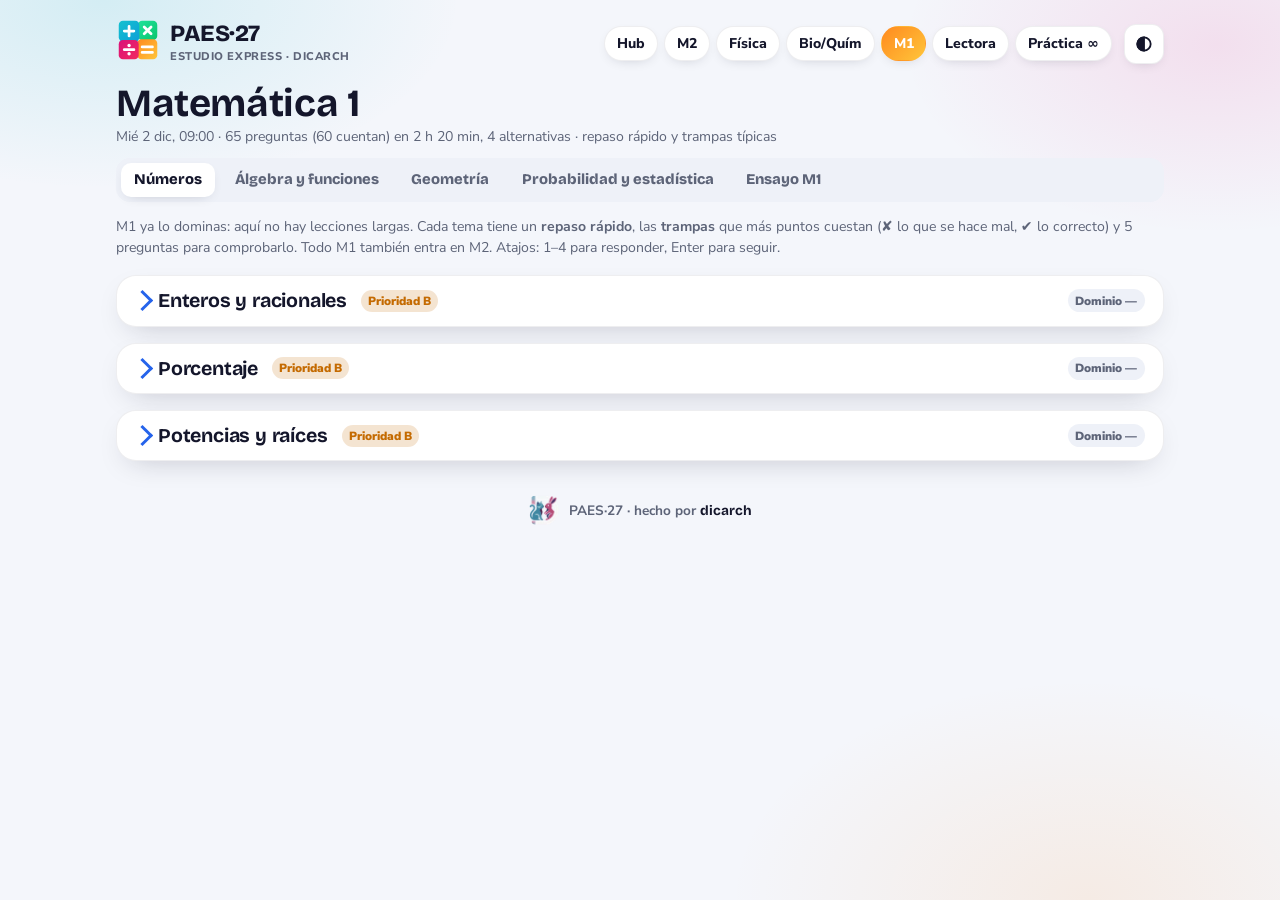
<file: paes27/m1.html>
<!doctype html>
<html lang="es">
<head>
<meta charset="utf-8">
<meta name="viewport" content="width=device-width,initial-scale=1">
<script>try{var t=localStorage.getItem("paes27:tema");if(t)document.documentElement.dataset.theme=t}catch(e){}</script>
<title>PAES 2027 · M1</title>
<style>
/* == paes27-css v4 == */
/* Sistema de diseño PAES·27 · dicarch (prototipo C, «azulejos vivos»): degradados y sombras suaves.
   El tema oscuro usa el mismo estilo (degradados, sombras difusas) sobre fondo azul noche.
   Las pizarras, sus leyendas y las fórmulas son SIEMPRE oscuras (azul noche), en ambos temas.
   Se copia IDÉNTICO en cada página con tools/sync_core.py: edita tools/core.css. */
@font-face{font-family:"Nunito Sans";src:url(lib/fonts/nunito-sans-latin-wght-normal.woff2) format("woff2");font-weight:200 1000;font-display:swap}
@font-face{font-family:"Bricolage Grotesque";src:url(lib/fonts/bricolage-grotesque-latin-wght-normal.woff2) format("woff2");font-weight:200 800;font-display:swap}
:root{
  --bg:#F4F6FB;--panel:#FFFFFF;--panel2:#EEF1F8;--line:#DDE3EE;--ink:#14162B;--muted:#5D6478;
  --acc:#2563EB;--acc2:#0E9DB4;--ok:#0B8F55;--mal:#D4145A;--warn:#C46A00;--okf:#18D98B;--malf:#E5157A;
  --cv:#FFFFFF;--cv-panel:#E4E9F3;--cv-panel2:#CBD3E2;
  --m2:#0E8BD8;--cie:#0BAE6A;--m1:#F08A00;--len:#E5157A;
  --m2-g:linear-gradient(135deg,#10B6C8,#0E8BD8);--cie-g:linear-gradient(135deg,#18D98B,#0BAE6A);--m1-g:linear-gradient(135deg,#FF8A1F,#FFC53A);--len-g:linear-gradient(135deg,#E5157A,#F2295F);
  --sobre:#FFFFFF;--btn:linear-gradient(135deg,#E5157A,#FF8A1F);--btn-ink:#FFFFFF;
  --borde:1px solid rgba(20,22,43,.07);--sombra:0 10px 30px -14px rgba(20,22,43,.28);--sombra-sm:0 4px 14px -8px rgba(20,22,43,.3);--sombra-btn:0 6px 16px -8px rgba(229,21,122,.6);
  --r:20px;--r-sm:14px;
  --fondo:radial-gradient(40% 30% at 8% 0%,rgba(16,182,200,.14),transparent 70%),radial-gradient(35% 30% at 95% 5%,rgba(229,21,122,.10),transparent 70%),radial-gradient(40% 35% at 85% 100%,rgba(255,138,31,.10),transparent 70%);
  color-scheme:light
}
@media (prefers-color-scheme:dark){:root:not([data-theme=light]){
  --bg:#12142A;--panel:#1C1F3A;--panel2:#262A4A;--line:#323760;--ink:#E9EBF7;--muted:#A4AAC6;
  --acc:#7C9DFF;--acc2:#3FD3E6;--ok:#2EE09A;--mal:#FF5C8A;--warn:#FFB547;--okf:#18D98B;--malf:#F2295F;
  --cv:#121830;--cv-panel:#1E2645;--cv-panel2:#333C60;
  --m2:#22B8E0;--cie:#18D98B;--m1:#FFA53A;--len:#F2295F;
  --m2-g:linear-gradient(135deg,#10B6C8,#0E8BD8);--cie-g:linear-gradient(135deg,#18D98B,#0BAE6A);--m1-g:linear-gradient(135deg,#FF8A1F,#FFC53A);--len-g:linear-gradient(135deg,#E5157A,#F2295F);
  --sobre:#FFFFFF;--btn:linear-gradient(135deg,#E5157A,#FF8A1F);--btn-ink:#FFFFFF;
  --borde:1px solid rgba(255,255,255,.06);--sombra:0 12px 32px -14px rgba(0,0,0,.7);--sombra-sm:0 4px 14px -8px rgba(0,0,0,.65);--sombra-btn:0 6px 18px -8px rgba(229,21,122,.65);
  --r:20px;--r-sm:14px;
  --fondo:radial-gradient(40% 30% at 8% 0%,rgba(16,182,200,.18),transparent 70%),radial-gradient(35% 30% at 95% 5%,rgba(229,21,122,.14),transparent 70%),radial-gradient(40% 35% at 85% 100%,rgba(255,138,31,.12),transparent 70%);
  color-scheme:dark}}
:root[data-theme=dark]{
  --bg:#12142A;--panel:#1C1F3A;--panel2:#262A4A;--line:#323760;--ink:#E9EBF7;--muted:#A4AAC6;
  --acc:#7C9DFF;--acc2:#3FD3E6;--ok:#2EE09A;--mal:#FF5C8A;--warn:#FFB547;--okf:#18D98B;--malf:#F2295F;
  --cv:#121830;--cv-panel:#1E2645;--cv-panel2:#333C60;
  --m2:#22B8E0;--cie:#18D98B;--m1:#FFA53A;--len:#F2295F;
  --m2-g:linear-gradient(135deg,#10B6C8,#0E8BD8);--cie-g:linear-gradient(135deg,#18D98B,#0BAE6A);--m1-g:linear-gradient(135deg,#FF8A1F,#FFC53A);--len-g:linear-gradient(135deg,#E5157A,#F2295F);
  --sobre:#FFFFFF;--btn:linear-gradient(135deg,#E5157A,#FF8A1F);--btn-ink:#FFFFFF;
  --borde:1px solid rgba(255,255,255,.06);--sombra:0 12px 32px -14px rgba(0,0,0,.7);--sombra-sm:0 4px 14px -8px rgba(0,0,0,.65);--sombra-btn:0 6px 18px -8px rgba(229,21,122,.65);
  --r:20px;--r-sm:14px;
  --fondo:radial-gradient(40% 30% at 8% 0%,rgba(16,182,200,.18),transparent 70%),radial-gradient(35% 30% at 95% 5%,rgba(229,21,122,.14),transparent 70%),radial-gradient(40% 35% at 85% 100%,rgba(255,138,31,.12),transparent 70%);
  color-scheme:dark}

*{box-sizing:border-box}
[hidden]{display:none!important}
html,body{margin:0;background:var(--fondo),var(--bg);background-attachment:fixed;color:var(--ink);font:16px/1.55 "Nunito Sans",system-ui,-apple-system,"Segoe UI",Roboto,sans-serif;-webkit-font-smoothing:antialiased}
h1,h2,h3,summary,.disp{font-family:"Bricolage Grotesque","Nunito Sans",system-ui,sans-serif;letter-spacing:-.01em}
h1,h2,h3{line-height:1.2;margin:.2em 0 .5em}
h2{font-size:1.3rem}h3{font-size:1.08rem}
a{color:var(--acc)}
:focus-visible{outline:3px solid var(--acc);outline-offset:2px;border-radius:6px}
.wrap{max-width:1080px;margin:0 auto;padding:18px 16px 32px}
.card{background:var(--panel);border:var(--borde);border-radius:var(--r);box-shadow:var(--sombra);padding:16px;margin:14px 0}
.muted{color:var(--muted)}.small{font-size:.88rem}
.btn{display:inline-flex;align-items:center;gap:.3em;background:var(--btn);color:var(--btn-ink);border:0;border-radius:var(--r-sm);padding:.6em 1.1em;font:800 1rem/1.1 "Bricolage Grotesque","Nunito Sans",system-ui,sans-serif;cursor:pointer;box-shadow:var(--sombra-btn);transition:transform .08s,box-shadow .08s,filter .1s}
.btn:hover{filter:brightness(1.06);transform:translateY(-1px)}
.btn:active{transform:translateY(3px);box-shadow:none}
.btn:disabled{opacity:.5;cursor:default;transform:none}
.btn.sec{background:var(--panel);color:var(--ink);border:var(--borde);box-shadow:var(--sombra-sm)}
.btn.mini{padding:.4em .8em;font-size:.88rem}
kbd{font:700 .7em ui-monospace,monospace;background:rgba(127,127,127,.22);border-radius:5px;padding:.1em .35em;margin-left:.3em}
/* encabezado, marca y pie */
.top{display:flex;align-items:center;gap:12px;flex-wrap:wrap;margin-bottom:10px}
.marca{display:flex;align-items:center;gap:10px;text-decoration:none;color:var(--ink)}
.marca svg{width:44px;height:44px;flex:none}
.marca b{display:block;font:800 1.45rem/1 "Bricolage Grotesque",sans-serif;letter-spacing:-.02em}
.marca small{display:block;color:var(--muted);font-weight:800;font-size:.7rem;letter-spacing:.05em;text-transform:uppercase;margin-top:3px}
.paginas{display:flex;gap:6px;flex-wrap:wrap;margin-left:auto}
.paginas a,.paginas span{padding:.4em .85em;border-radius:999px;font-weight:800;font-size:.88rem;text-decoration:none;color:var(--ink);background:var(--panel);border:var(--borde);box-shadow:var(--sombra-sm)}
.paginas a.on{background:var(--c,var(--m2-g));color:var(--sobre);border-color:transparent}
.paginas span{color:var(--muted);box-shadow:none;border-style:dashed}
.tema-btn{width:40px;height:40px;border-radius:12px;border:var(--borde);background:var(--panel);color:var(--ink);display:grid;place-items:center;cursor:pointer;box-shadow:var(--sombra-sm)}
.firma{display:flex;align-items:center;justify-content:center;gap:10px;color:var(--muted);font-size:.85rem;font-weight:700;padding:18px 0 6px}
.firma img{width:30px;height:30px;border-radius:8px}
.firma b{font-family:"Bricolage Grotesque",sans-serif;color:var(--ink)}
.hero{display:flex;justify-content:space-between;align-items:flex-end;gap:12px;flex-wrap:wrap;margin:8px 0 6px}
.hero h1{font-size:clamp(1.6rem,1.15rem + 1.7vw,2.4rem);margin:0}
/* pestañas, paneles y acordeones */
.tabs{display:flex;gap:6px;flex-wrap:wrap;margin:10px 0 6px;padding:5px;background:var(--panel2);border-radius:var(--r-sm)}
.tabs button{background:none;border:0;color:var(--muted);font:800 .92rem/1 "Bricolage Grotesque",sans-serif;padding:.65em .9em;cursor:pointer;border-radius:10px}
.tabs button.on{background:var(--panel);color:var(--ink);box-shadow:var(--sombra-sm)}
.pane{display:none}.pane.on{display:block}
details.acc{background:var(--panel2);border-radius:var(--r-sm);margin:12px 0}
details.acc>summary{cursor:pointer;padding:.75em 1em;font-weight:800;list-style:none;display:flex;align-items:center;gap:8px}
details.acc>summary::-webkit-details-marker{display:none}
details.acc>summary::after{content:"▸";margin-left:auto;color:var(--muted);transition:transform .15s}details.acc[open]>summary::after{transform:rotate(90deg)}
details.acc>.in{padding:0 1em 1em}
.chip{display:inline-block;padding:.15em .6em;border-radius:99px;font-size:.74rem;font-weight:900;background:var(--panel2);color:var(--muted)}
.chip.A{background:color-mix(in srgb,var(--mal) 16%,transparent);color:var(--mal)}
.chip.B{background:color-mix(in srgb,var(--warn) 18%,transparent);color:var(--warn)}
.chip.C{color:var(--muted)}
.chip.R{background:color-mix(in srgb,var(--ok) 16%,transparent);color:var(--ok)}
.chip.nuevo{background:color-mix(in srgb,var(--cie) 18%,transparent);color:var(--ok)}
.bar{height:10px;background:var(--panel2);border-radius:99px;overflow:hidden}.bar>i{display:block;height:100%;border-radius:99px}
.txt-ok{color:var(--ok)}.txt-mal{color:var(--mal)}.txt-warn{color:var(--warn)}
.grid2{display:grid;grid-template-columns:repeat(auto-fit,minmax(260px,1fr));gap:12px}
.fila{display:flex;gap:8px;flex-wrap:wrap;align-items:center}
input[type=range]{accent-color:var(--pag-solo,var(--m2));width:100%;height:24px}
select,input[type=time],input[type=number],textarea{background:var(--panel2);color:var(--ink);border:var(--borde);border-radius:10px;padding:.35em .55em;font:inherit}
code{background:var(--panel2);padding:.1em .4em;border-radius:6px;font-size:.92em}
/* pregunta (práctica, diagnóstico, ensayo) */
.q{background:var(--panel);border:var(--borde);border-radius:var(--r);box-shadow:var(--sombra);padding:16px}
.q-meta{font-size:.74rem;font-weight:900;color:var(--muted);text-transform:uppercase;letter-spacing:.06em;margin-bottom:6px}
.q-enun{font-size:1.05rem;font-weight:600;margin-bottom:12px}
.q-enun table{border-collapse:collapse;margin:8px 0}.q-enun td,.q-enun th{border:1px solid var(--line);padding:4px 10px;text-align:center}
.q-ops{display:grid;gap:9px}
.q-op{display:flex;gap:12px;align-items:center;text-align:left;background:var(--panel2);color:var(--ink);border:2px solid transparent;border-radius:14px;padding:.7em .9em;font:inherit;font-weight:700;cursor:pointer;transition:transform .06s,border-color .1s}
.q-op:hover:not(:disabled){border-color:var(--acc);transform:translateY(-1px)}
.q-op:disabled{cursor:default}
.q-l{flex:none;width:30px;height:30px;border-radius:9px;display:grid;place-items:center;font:800 .95rem/1 "Bricolage Grotesque",sans-serif;background:var(--panel);color:var(--ink)}
.q-op.ok{border-color:var(--okf);background:color-mix(in srgb,var(--okf) 16%,var(--panel))}.q-op.ok .q-l{background:var(--okf);color:#0F1923}
.q-op.mal{border-color:var(--malf);background:color-mix(in srgb,var(--malf) 14%,var(--panel))}.q-op.mal .q-l{background:var(--malf);color:#fff}
.q-op.sel{border-color:var(--acc);background:color-mix(in srgb,var(--acc) 14%,var(--panel))}.q-op.sel .q-l{background:var(--acc);color:var(--sobre)}
.q-fb{margin-top:10px}
.q-trampa{margin:8px 0;padding:10px 12px;border-left:5px solid var(--malf);border-radius:12px;background:color-mix(in srgb,var(--malf) 12%,var(--panel))}
.q-exp{margin-top:8px;padding:10px 12px;border-radius:12px;background:var(--panel2)}
.q-acc{display:flex;gap:8px;justify-content:flex-end;margin-top:12px}
/* lecciones */
.leccion{background:var(--panel);border:var(--borde);border-radius:var(--r);box-shadow:var(--sombra);padding:18px;margin:16px 0}
.lec-head{display:flex;gap:8px;align-items:center;flex-wrap:wrap;cursor:pointer;user-select:none}
.lec-head h2{margin:0 6px 0 0;font-size:1.22rem}
.lec-head::before{content:"";width:12px;height:12px;flex:none;border-right:3px solid var(--acc);border-bottom:3px solid var(--acc);transform:rotate(45deg) translate(-2px,-2px);transition:transform .15s}
.leccion.cerrada .lec-head::before{transform:rotate(-45deg)}
.leccion.cerrada .lec-body{display:none}
.leccion.cerrada{padding:13px 18px}
.dom{margin-left:auto;font-size:.74rem;font-weight:900;padding:.2em .65em;border-radius:99px;background:var(--panel2)}
.idea{background:var(--panel2);border-radius:var(--r-sm);padding:12px 14px;margin:12px 0;font-weight:600}
.paso,.mueve{margin:20px 0}
.pasos{display:flex;gap:8px;flex-wrap:wrap;margin:12px 0 2px}
.pasos button{border:0;border-radius:99px;padding:.45em .85em;background:var(--panel2);color:var(--muted);font:800 .86rem/1.1 "Bricolage Grotesque","Nunito Sans",sans-serif;cursor:pointer;transition:background .12s,color .12s}
.pasos button:hover{color:var(--ink)}
.pasos button.on{background:var(--pag,var(--m2-g));color:var(--sobre)}
.paso-pane{display:none}.paso-pane.on{display:block;animation:apar .25s ease}
.con-pasos .paso{margin:14px 0 8px}.con-pasos .paso>h3{display:none}
.con-pasos .paso-pane.multi .paso>h3{display:flex;margin-top:18px}.con-pasos .paso-pane.multi .paso>h3 .n{display:none}
.con-pasos details.acc.porque{background:none;margin:14px 0 8px}.con-pasos details.acc.porque>summary{display:none}.con-pasos details.acc.porque>.in{padding:0}
.paso-sig{display:flex;justify-content:flex-end;margin-top:14px}
.paso>h3,.mueve>h3{display:flex;align-items:center;gap:9px}
.paso>h3 .n,.mueve>h3 .n,details.acc>summary .n{display:inline-grid;place-items:center;min-width:1.75em;height:1.75em;padding:0 .3em;border-radius:9px;background:var(--btn);color:var(--btn-ink);font-size:.85rem}
.cv,.formula,.sd-demo,.cv+.cap,.sd-demo+.cap{
  --ink:#DBDEE1;--muted:#9AA3B2;--line:#35406A;--panel:#1F2747;--panel2:#2A3359;--sobre:#0F1923;
  --acc:#7C9DFF;--acc2:#4FD1E8;--ok:#79E22B;--mal:#FF5C66;--warn:#FFCB33;--okf:#79E22B;--malf:#FF5C66;
  --cv:#121830;--cv-panel:#1E2645;--cv-panel2:#333C60;--borde:1px solid rgba(147,160,187,.16);color:var(--ink)}
.cv{position:relative;min-width:0;border-radius:14px;overflow:hidden;border:0;background:var(--cv)}
.cv:has(+.cap),.sd-demo:has(+.cap){border-bottom-left-radius:0;border-bottom-right-radius:0}
.cv+.cap,.sd-demo+.cap{margin:0;background:var(--cv);border-top:1px solid rgba(147,160,187,.12);border-radius:0 0 14px 14px;padding:8px 12px;font-weight:600;font-size:.93rem}
.cv canvas{display:block;width:100%}
.cv.tres{height:340px}.cv.tres canvas{height:100%!important}
.manip{display:grid;grid-template-columns:minmax(0,1.35fr) minmax(0,1fr);gap:14px;align-items:start}
@media (max-width:820px){.manip{grid-template-columns:minmax(0,1fr)}}
.ctrl{display:grid;gap:8px}
.sl{display:grid;gap:2px;font-size:.92rem;font-weight:700}
.sl b{color:var(--pag-solo,var(--m2));font-variant-numeric:tabular-nums}
.formula{background:var(--cv);border-radius:14px;padding:12px 14px;font-weight:600;font-variant-numeric:tabular-nums;line-height:1.8}
.formula .res{font-weight:800}
.formula .hl{color:var(--warn);font-weight:800}
.cap{margin:8px 0 0;min-height:1.5em}
.ley{display:flex;gap:12px;flex-wrap:wrap;font-size:.85rem;color:var(--muted);font-weight:700;margin-top:4px}
.ley i{display:inline-block;width:12px;height:12px;border-radius:4px;margin-right:4px;vertical-align:-1px}
/* «el porqué» como viñetas visuales */
details.acc>.in>ol{counter-reset:v;list-style:none;padding:0;margin:4px 0 0;display:grid;grid-template-columns:repeat(auto-fit,minmax(168px,1fr));gap:12px}
details.acc>.in>ol>li{counter-increment:v;position:relative;background:var(--panel);border:var(--borde);border-radius:var(--r-sm);box-shadow:var(--sombra-sm);padding:40px 12px 12px;font-size:.95rem;line-height:1.5}
details.acc>.in>ol>li::before{content:counter(v);position:absolute;left:12px;top:10px;width:24px;height:24px;border-radius:8px;display:grid;place-items:center;background:var(--btn);color:var(--btn-ink);font:800 .85rem/1 "Bricolage Grotesque",sans-serif}
details.acc>.in>ol>li:not(:last-child)::after{content:"→";position:absolute;right:12px;top:8px;color:var(--muted);font-weight:900;font-size:1.1rem}
details.acc>.in>ol>li b{display:inline-block;background:color-mix(in srgb,var(--acc) 12%,transparent);color:var(--ink);border-radius:8px;padding:.05em .4em;margin:.1em 0;font-weight:800}
details.acc>.in>ol>li .esq{display:block;width:100%;height:auto;max-height:110px;margin:-2px 0 8px;overflow:visible;color:var(--ink)}
.tarjeta .esq{display:block;width:100%;height:auto;max-height:130px;margin:8px 0 6px;overflow:visible;color:var(--ink)}
.esq .a{stroke:var(--acc);fill:none}.esq .b{stroke:var(--acc2);fill:none}
.esq .w{stroke:var(--warn);fill:none}.esq .r{stroke:var(--mal);fill:none}.esq .g{stroke:var(--ok);fill:none}
.esq .m{stroke:var(--muted);fill:none}.esq text{fill:currentColor;font:800 12px "Nunito Sans",sans-serif;stroke:none}
.esq .fa{fill:var(--acc);stroke:none}.esq .fr{fill:var(--mal);stroke:none}.esq .fg{fill:var(--ok);stroke:none}.esq .fm{fill:var(--muted);stroke:none}.esq .fw{fill:var(--warn);stroke:none}.esq .fb{fill:var(--acc2);stroke:none}
/* ejemplo resuelto y práctica */
.ejemplo .enun{font-weight:700;margin-bottom:8px}
.ejemplo ol{margin:0;padding-left:1.4em}
.ejemplo li{margin:7px 0;animation:apar .35s ease}
@keyframes apar{from{opacity:0;transform:translateY(4px)}to{opacity:1}}
.ejemplo .trampa-ej{margin-top:10px;padding:8px 12px;border-left:5px solid var(--warn);border-radius:10px;background:color-mix(in srgb,var(--warn) 10%,var(--panel))}
.niveles{display:flex;gap:6px;margin-bottom:10px;flex-wrap:wrap}
.niveles button.on{background:var(--btn);color:var(--btn-ink);border-color:transparent}
.resumen-nivel{background:var(--panel2);border-radius:var(--r);padding:14px}
table.t2{border-collapse:collapse;margin:4px 0;font-variant-numeric:tabular-nums}
table.t2 td,table.t2 th{border:1px solid var(--line);padding:4px 10px;text-align:center}
table.t2 .hl{background:color-mix(in srgb,var(--warn) 22%,transparent)}table.t2 .hl2{background:color-mix(in srgb,var(--acc2) 20%,transparent)}
.pend{display:grid;grid-template-columns:repeat(auto-fit,minmax(220px,1fr));gap:10px}
.pend .card{margin:0;box-shadow:none;border-style:dashed}
.sd-demo{background:var(--cv);border-radius:14px;padding:12px;display:grid;grid-template-columns:1fr 1fr;gap:12px;min-height:200px}
.sd-caso>div{margin:4px 0}
.sd-lista{margin:0;padding:0;list-style:none}.sd-lista li{padding:3px 8px;border-radius:8px;transition:opacity .3s}
.sd-lista li.tach{text-decoration:line-through;opacity:.35}.sd-lista li.fin{background:color-mix(in srgb,var(--ok) 16%,transparent);color:var(--ok);font-weight:800}
.sd-opciones{margin:-4px 0 8px}
@media (max-width:700px){.sd-demo{grid-template-columns:1fr}}
/* lecciones en formato tarjeta */
.tarjetas{display:grid;grid-template-columns:repeat(auto-fit,minmax(210px,1fr));gap:12px;margin:12px 0 16px}
.tarjeta{background:var(--panel2);border-radius:var(--r-sm);padding:12px 14px}
.tarjeta h4{margin:6px 0 4px;font:800 1.05rem/1.2 "Bricolage Grotesque",sans-serif}
.tarjeta p{margin:0;font-size:.93rem}
.tarjeta .onda{display:inline-block;font-size:.72rem;font-weight:900;padding:.15em .55em;border-radius:99px;background:color-mix(in srgb,var(--acc) 15%,transparent);color:var(--acc)}
.tarjeta.trampa .onda{background:color-mix(in srgb,var(--malf) 16%,transparent);color:var(--mal)}
.no,.si{display:block;margin:5px 0 0;padding:5px 9px;border-radius:9px;font-weight:700;font-variant-numeric:tabular-nums}
.no{background:color-mix(in srgb,var(--malf) 11%,transparent);text-decoration:line-through;text-decoration-color:color-mix(in srgb,var(--mal) 55%,transparent)}
.no::before{content:"✘ ";color:var(--mal);display:inline-block;text-decoration:none}
.si{background:color-mix(in srgb,var(--okf) 14%,transparent)}.si::before{content:"✔ ";color:var(--ok)}
/* ensayo */
.ens-top{display:flex;justify-content:space-between;align-items:center;gap:10px;flex-wrap:wrap;margin:8px 0 10px}
.ens-reloj{font:800 1.35rem/1 "Bricolage Grotesque",sans-serif;font-variant-numeric:tabular-nums}
.ens-grilla{display:grid;grid-template-columns:repeat(auto-fill,minmax(38px,1fr));gap:6px;margin-top:8px}
.ens-grilla button{background:var(--panel2);color:var(--muted);border:2px solid transparent;border-radius:9px;padding:5px 0;font:800 .85rem/1.2 "Nunito Sans",sans-serif;cursor:pointer}
.ens-grilla button.r{background:color-mix(in srgb,var(--acc) 22%,var(--panel));color:var(--ink)}.ens-grilla button.m{border-color:var(--warn)}
.ens-grilla button.a{outline:3px solid var(--acc2)}
.ens-ley{padding:0 6px;border-radius:5px}.ens-ley.r{background:color-mix(in srgb,var(--acc) 22%,var(--panel));color:var(--ink)}.ens-ley.m{border:2px solid var(--warn)}
@media (max-width:600px){.wrap{padding:12px 12px 24px}.card,.leccion{padding:13px}.marca b{font-size:1.25rem}}
@media (prefers-reduced-motion:reduce){*,*::before,*::after{animation-duration:.001ms!important;transition-duration:.001ms!important}}
/* == fin paes27-css v4 == */
</style>
</head>
<body style="--pag:var(--m1-g);--pag-solo:var(--m1)">
<div class="wrap">
  <header class="top">
    <a class="marca" href="index.html"><span data-logo></span><span><b>PAES·27</b><small>estudio express · dicarch</small></span></a>
    <nav class="paginas">
      <a href="index.html" style="--c:var(--btn)">Hub</a>
      <a href="m2.html" style="--c:var(--m2-g)">M2</a>
      <a href="fisica.html" style="--c:var(--cie-g)">Física</a>
      <a href="bioquim.html" style="--c:var(--cie-g)">Bio/Quím</a>
      <a href="m1.html" class="on" style="--c:var(--m1-g)">M1</a>
      <a href="lenguaje.html" style="--c:var(--len-g)">Lectora</a>
      <a href="practica.html" style="--c:var(--btn)">Práctica ∞</a>
    </nav>
    <button class="tema-btn" data-tema-btn></button>
  </header>
  <div class="hero"><div><h1 id="heroTit">Matemática 1</h1><div class="muted small" id="hoyTxt">Mié 2 dic, 09:00 · 65 preguntas (60 cuentan) en 2 h 20 min, 4 alternativas · repaso rápido y trampas típicas</div></div></div>

  <nav class="tabs" id="tabs">
    <button data-tab="num">Números</button>
    <button data-tab="alg">Álgebra y funciones</button>
    <button data-tab="geo">Geometría</button>
    <button data-tab="pro">Probabilidad y estadística</button>
    <button data-tab="ensayo">Ensayo M1</button>
  </nav>
  <p class="small muted" id="ayuda">M1 ya lo dominas: aquí no hay lecciones largas. Cada tema tiene un <b>repaso rápido</b>, las <b>trampas</b> que más puntos cuestan (✘ lo que se hace mal, ✔ lo correcto) y 5 preguntas para comprobarlo. Todo M1 también entra en M2. Atajos: 1–4 para responder, Enter para seguir.</p>

  <section class="pane" id="p-num">
  <!-- @@num@@ -->
  <section class="leccion" id="m1.num.enteros-racionales" data-tab="num">
    <div class="lec-head"><h2>Enteros y racionales</h2><span class="chip B">B</span><span class="dom" data-tema="m1.num.enteros-racionales"></span></div>
    <div class="lec-body">
    <p class="idea">Casi todos los errores aquí son de <b>orden de operaciones</b> y de <b>signos</b>. Antes de marcar, revisa los dos.</p>
    <div class="tarjetas">
      <div class="tarjeta repaso"><span class="onda">repaso rápido</span><h4>Orden de operaciones</h4><svg class="esq" viewBox="0 0 200 92" aria-hidden="true"><rect class="a" x="6" y="52" width="42" height="24" rx="4" stroke-width="2.5"/><text x="27" y="68" text-anchor="middle" style="font-size:12px">( )</text><text x="27" y="88" text-anchor="middle" style="font-size:10px">1.º</text><rect class="b" x="54" y="38" width="42" height="24" rx="4" stroke-width="2.5"/><text x="75" y="54" text-anchor="middle" style="font-size:12px">xⁿ</text><text x="75" y="74" text-anchor="middle" style="font-size:10px">2.º</text><rect class="w" x="102" y="24" width="42" height="24" rx="4" stroke-width="2.5"/><text x="123" y="40" text-anchor="middle" style="font-size:12px">× ÷</text><text x="123" y="60" text-anchor="middle" style="font-size:10px">3.º</text><rect class="g" x="150" y="10" width="42" height="24" rx="4" stroke-width="2.5"/><text x="171" y="26" text-anchor="middle" style="font-size:12px">+ −</text><text x="171" y="46" text-anchor="middle" style="font-size:10px">4.º</text><text x="6" y="12" text-anchor="start" style="font-size:8.5px">empate: de izquierda a derecha</text></svg><p>Paréntesis → potencias → multiplicación y división (de izquierda a derecha) → suma y resta.</p></div>
      <div class="tarjeta repaso"><span class="onda">repaso rápido</span><h4>Signos</h4><svg class="esq" viewBox="0 0 200 92" aria-hidden="true"><path class="m" d="M8 54L184.0 54.0" stroke-width="1.8" stroke-linecap="round"/><path class="fm" d="M192 54L184.0 49.5L184.0 58.5Z"/><path class="m" d="M14.0 50L14.0 58" stroke-width="1.5" stroke-linecap="round"/><text x="14.0" y="69" text-anchor="middle" style="font-size:10px">−4</text><path class="m" d="M66.3 50L66.3 58" stroke-width="1.5" stroke-linecap="round"/><text x="66.3" y="69" text-anchor="middle" style="font-size:10px">0</text><path class="m" d="M131.7 50L131.7 58" stroke-width="1.5" stroke-linecap="round"/><text x="131.7" y="69" text-anchor="middle" style="font-size:10px">5</text><path class="m" d="M170.9 50L170.9 58" stroke-width="1.5" stroke-linecap="round"/><text x="170.9" y="69" text-anchor="middle" style="font-size:10px">8</text><path class="a" d="M66.3 38L123.7 38.0" stroke-width="3" stroke-linecap="round"/><path class="fa" d="M131.7 38L123.7 33.5L123.7 42.5Z"/><text x="99.0" y="30" text-anchor="middle" style="fill:var(--acc)">+5</text><path class="g" d="M131.7 38L162.9 38.0" stroke-width="3" stroke-linecap="round"/><path class="fg" d="M170.9 38L162.9 33.5L162.9 42.5Z"/><text x="151.3" y="30" text-anchor="middle" style="fill:var(--ok)">−(−3)</text><circle class="fg" cx="170.9" cy="54" r="5"/><text x="100" y="90" text-anchor="middle">restar un negativo = avanzar</text></svg><p>(−) · (−) = + y (−) · (+) = −. Restar un negativo es sumar: 5 − (−3) = 8.</p></div>
      <div class="tarjeta repaso"><span class="onda">repaso rápido</span><h4>Fracciones</h4><svg class="esq" viewBox="0 0 200 92" aria-hidden="true"><rect x="20.0" y="10.0" width="72.0" height="72.0" style="fill:var(--acc);fill-opacity:0.3"/><rect x="20.0" y="34.0" width="96.0" height="48.0" style="fill:var(--acc2);fill-opacity:0.3"/><rect class="m" x="20.0" y="10.0" width="96.0" height="72.0" stroke-width="2"/><path class="m" d="M44.0 10L44.0 82" stroke-width="1" stroke-linecap="round"/><path class="m" d="M68.0 10L68.0 82" stroke-width="1" stroke-linecap="round"/><path class="m" d="M92.0 10L92.0 82" stroke-width="1" stroke-linecap="round"/><path class="m" d="M20 34.0L116 34.0" stroke-width="1" stroke-linecap="round"/><path class="m" d="M20 58.0L116 58.0" stroke-width="1" stroke-linecap="round"/><text x="158" y="30" text-anchor="middle" style="font-size:11px">2/3 · 3/4</text><text x="158" y="50" text-anchor="middle" style="fill:var(--ok);font-size:11px">= 6/12</text><text x="158" y="70" text-anchor="middle" style="fill:var(--ok);font-size:11px">= 1/2</text><text x="68" y="92" text-anchor="middle" style="font-size:9px">las dos sombras juntas: 6 de 12</text></svg><p>Sumar: iguala denominadores. Multiplicar: arriba por arriba y abajo por abajo. Dividir: multiplica por el inverso. Comparar: pasa a decimal.</p></div>
      <div class="tarjeta trampa"><span class="onda">trampa</span><h4>Sumar antes de multiplicar</h4><svg class="esq" viewBox="0 0 200 92" aria-hidden="true"><circle class="fg" cx="100" cy="14" r="9"/><text x="100" y="18" text-anchor="middle" style="font-size:12px">+</text><path class="m" d="M94 20L60 44" stroke-width="2" stroke-linecap="round"/><path class="m" d="M106 20L140 44" stroke-width="2" stroke-linecap="round"/><text x="56" y="54" text-anchor="middle" style="font-size:12px">−3</text><circle class="fw" cx="140" cy="50" r="9"/><text x="140" y="54" text-anchor="middle" style="font-size:12px">×</text><path class="m" d="M134 56L112 76" stroke-width="2" stroke-linecap="round"/><path class="m" d="M146 56L168 76" stroke-width="2" stroke-linecap="round"/><text x="110" y="88" text-anchor="middle" style="font-size:12px">5</text><text x="170" y="88" text-anchor="middle" style="font-size:12px">(−2)</text><text x="178" y="46" text-anchor="start" style="fill:var(--warn);font-size:10px">1.º</text><text x="116" y="10" text-anchor="start" style="fill:var(--ok);font-size:10px">2.º</text></svg><p><span class="no">−3 + 5 · (−2) = 2 · (−2) = −4</span><span class="si">−3 + 5 · (−2) = −3 − 10 = −13</span></p></div>
      <div class="tarjeta trampa"><span class="onda">trampa</span><h4>Sumar fracciones «de a pares»</h4><svg class="esq" viewBox="0 0 200 92" aria-hidden="true"><rect x="4.0" y="14.0" width="26.0" height="18.0" style="fill:var(--acc);fill-opacity:0.45"/><rect class="m" x="4.0" y="14.0" width="52.0" height="18.0" stroke-width="2"/><path class="m" d="M30.0 14L30.0 32" stroke-width="1.5" stroke-linecap="round"/><path class="m" d="M12.7 14L12.7 32" stroke-width="0.8" stroke-linecap="round" stroke-dasharray="2 2"/><path class="m" d="M21.3 14L21.3 32" stroke-width="0.8" stroke-linecap="round" stroke-dasharray="2 2"/><path class="m" d="M38.7 14L38.7 32" stroke-width="0.8" stroke-linecap="round" stroke-dasharray="2 2"/><path class="m" d="M47.3 14L47.3 32" stroke-width="0.8" stroke-linecap="round" stroke-dasharray="2 2"/><text x="64" y="28" text-anchor="middle">+</text><rect x="72.0" y="14.0" width="17.3" height="18.0" style="fill:var(--acc2);fill-opacity:0.45"/><rect class="m" x="72.0" y="14.0" width="52.0" height="18.0" stroke-width="2"/><path class="m" d="M89.3 14L89.3 32" stroke-width="1.5" stroke-linecap="round"/><path class="m" d="M106.7 14L106.7 32" stroke-width="1.5" stroke-linecap="round"/><path class="m" d="M80.7 14L80.7 32" stroke-width="0.8" stroke-linecap="round" stroke-dasharray="2 2"/><path class="m" d="M98.0 14L98.0 32" stroke-width="0.8" stroke-linecap="round" stroke-dasharray="2 2"/><path class="m" d="M115.3 14L115.3 32" stroke-width="0.8" stroke-linecap="round" stroke-dasharray="2 2"/><text x="133" y="28" text-anchor="middle">=</text><rect x="142.0" y="14.0" width="8.7" height="18.0" style="fill:var(--acc);fill-opacity:0.45"/><rect x="150.7" y="14.0" width="8.7" height="18.0" style="fill:var(--acc);fill-opacity:0.45"/><rect x="159.3" y="14.0" width="8.7" height="18.0" style="fill:var(--acc);fill-opacity:0.45"/><rect class="m" x="142.0" y="14.0" width="52.0" height="18.0" stroke-width="2"/><path class="m" d="M150.7 14L150.7 32" stroke-width="1.5" stroke-linecap="round"/><path class="m" d="M159.3 14L159.3 32" stroke-width="1.5" stroke-linecap="round"/><path class="m" d="M168.0 14L168.0 32" stroke-width="1.5" stroke-linecap="round"/><path class="m" d="M176.7 14L176.7 32" stroke-width="1.5" stroke-linecap="round"/><path class="m" d="M185.3 14L185.3 32" stroke-width="1.5" stroke-linecap="round"/><rect x="168.0" y="14.0" width="17.3" height="18.0" style="fill:var(--acc2);fill-opacity:0.45"/><text x="30" y="50" text-anchor="middle">3/6</text><text x="98" y="50" text-anchor="middle">2/6</text><text x="168" y="50" text-anchor="middle" style="fill:var(--ok)">5/6</text><text x="100" y="76" text-anchor="middle">mismo denominador primero</text><text x="100" y="90" text-anchor="middle" style="fill:var(--mal);font-size:11px">2/5 sería menor que 1/2</text></svg><p><span class="no">1/2 + 1/3 = 2/5</span><span class="si">1/2 + 1/3 = 3/6 + 2/6 = 5/6</span></p></div>
      <div class="tarjeta trampa"><span class="onda">trampa</span><h4>Fracción de lo que queda</h4><svg class="esq" viewBox="0 0 200 92" aria-hidden="true"><rect x="20.0" y="22.0" width="40.0" height="24.0" style="fill:var(--acc);fill-opacity:0.45"/><rect x="60.0" y="22.0" width="40.0" height="24.0" style="fill:var(--acc);fill-opacity:0.45"/><rect x="100.0" y="22.0" width="40.0" height="24.0" style="fill:var(--acc);fill-opacity:0.45"/><rect class="m" x="20.0" y="22.0" width="160.0" height="24.0" stroke-width="2"/><path class="m" d="M60.0 22L60.0 46" stroke-width="1.5" stroke-linecap="round"/><path class="m" d="M100.0 22L100.0 46" stroke-width="1.5" stroke-linecap="round"/><path class="m" d="M140.0 22L140.0 46" stroke-width="1.5" stroke-linecap="round"/><path class="r" d="M34 28L46 40" stroke-width="2.5" stroke-linecap="round"/><path class="r" d="M34 40L46 28" stroke-width="2.5" stroke-linecap="round"/><text x="100" y="14" text-anchor="middle">tiene 3/4</text><text x="40" y="62" text-anchor="middle" style="fill:var(--mal);font-size:11px">usa 1 de 3</text><text x="110" y="62" text-anchor="middle" style="fill:var(--ok);font-size:11px">quedan 2 de 4</text><text x="100" y="86" text-anchor="middle">queda 2/4 = 1/2</text></svg><p><span class="no">Tiene 3/4 y usa 1/3 de eso: 3/4 − 1/3</span><span class="si">Queda 3/4 · (1 − 1/3) = 1/2</span></p></div>
    </div>
    <div class="paso"><h3><span class="n">✓</span> Práctica: 5 preguntas</h3><div class="practica" data-temas="m1.num.enteros-racionales"></div></div>
    </div>
  </section>
  <section class="leccion" id="m1.num.porcentaje" data-tab="num">
    <div class="lec-head"><h2>Porcentaje</h2><span class="chip B">B</span><span class="dom" data-tema="m1.num.porcentaje"></span></div>
    <div class="lec-body">
    <p class="idea">Piensa el porcentaje como un <b>factor</b>: subir 20 % es multiplicar por 1,2 y bajar 20 % es multiplicar por 0,8.</p>
    <div class="tarjetas">
      <div class="tarjeta repaso"><span class="onda">repaso rápido</span><h4>Lo básico</h4><svg class="esq" viewBox="0 0 200 92" aria-hidden="true"><rect x="14.0" y="12.0" width="6.4" height="6.4" style="fill:var(--acc);fill-opacity:0.7"/><rect x="21.2" y="12.0" width="6.4" height="6.4" style="fill:var(--acc);fill-opacity:0.7"/><rect x="28.4" y="12.0" width="6.4" height="6.4" style="fill:var(--acc);fill-opacity:0.7"/><rect x="35.6" y="12.0" width="6.4" height="6.4" style="fill:var(--acc);fill-opacity:0.7"/><rect x="42.8" y="12.0" width="6.4" height="6.4" style="fill:var(--acc);fill-opacity:0.7"/><rect x="50.0" y="12.0" width="6.4" height="6.4" style="fill:var(--acc);fill-opacity:0.7"/><rect x="57.2" y="12.0" width="6.4" height="6.4" style="fill:var(--acc);fill-opacity:0.7"/><rect x="64.4" y="12.0" width="6.4" height="6.4" style="fill:var(--acc);fill-opacity:0.7"/><rect x="71.6" y="12.0" width="6.4" height="6.4" style="fill:var(--acc);fill-opacity:0.7"/><rect x="78.8" y="12.0" width="6.4" height="6.4" style="fill:var(--acc);fill-opacity:0.7"/><rect x="14.0" y="19.2" width="6.4" height="6.4" style="fill:var(--acc);fill-opacity:0.7"/><rect x="21.2" y="19.2" width="6.4" height="6.4" style="fill:var(--acc);fill-opacity:0.7"/><rect x="28.4" y="19.2" width="6.4" height="6.4" style="fill:var(--acc);fill-opacity:0.7"/><rect x="35.6" y="19.2" width="6.4" height="6.4" style="fill:var(--acc);fill-opacity:0.7"/><rect x="42.8" y="19.2" width="6.4" height="6.4" style="fill:var(--acc);fill-opacity:0.7"/><rect x="50.0" y="19.2" width="6.4" height="6.4" style="fill:var(--acc);fill-opacity:0.7"/><rect x="57.2" y="19.2" width="6.4" height="6.4" style="fill:var(--acc);fill-opacity:0.7"/><rect x="64.4" y="19.2" width="6.4" height="6.4" style="fill:var(--acc);fill-opacity:0.7"/><rect x="71.6" y="19.2" width="6.4" height="6.4" style="fill:var(--acc);fill-opacity:0.7"/><rect x="78.8" y="19.2" width="6.4" height="6.4" style="fill:var(--acc);fill-opacity:0.7"/><rect x="14.0" y="26.4" width="6.4" height="6.4" style="fill:var(--muted);fill-opacity:0.18"/><rect x="21.2" y="26.4" width="6.4" height="6.4" style="fill:var(--muted);fill-opacity:0.18"/><rect x="28.4" y="26.4" width="6.4" height="6.4" style="fill:var(--muted);fill-opacity:0.18"/><rect x="35.6" y="26.4" width="6.4" height="6.4" style="fill:var(--muted);fill-opacity:0.18"/><rect x="42.8" y="26.4" width="6.4" height="6.4" style="fill:var(--muted);fill-opacity:0.18"/><rect x="50.0" y="26.4" width="6.4" height="6.4" style="fill:var(--muted);fill-opacity:0.18"/><rect x="57.2" y="26.4" width="6.4" height="6.4" style="fill:var(--muted);fill-opacity:0.18"/><rect x="64.4" y="26.4" width="6.4" height="6.4" style="fill:var(--muted);fill-opacity:0.18"/><rect x="71.6" y="26.4" width="6.4" height="6.4" style="fill:var(--muted);fill-opacity:0.18"/><rect x="78.8" y="26.4" width="6.4" height="6.4" style="fill:var(--muted);fill-opacity:0.18"/><rect x="14.0" y="33.6" width="6.4" height="6.4" style="fill:var(--muted);fill-opacity:0.18"/><rect x="21.2" y="33.6" width="6.4" height="6.4" style="fill:var(--muted);fill-opacity:0.18"/><rect x="28.4" y="33.6" width="6.4" height="6.4" style="fill:var(--muted);fill-opacity:0.18"/><rect x="35.6" y="33.6" width="6.4" height="6.4" style="fill:var(--muted);fill-opacity:0.18"/><rect x="42.8" y="33.6" width="6.4" height="6.4" style="fill:var(--muted);fill-opacity:0.18"/><rect x="50.0" y="33.6" width="6.4" height="6.4" style="fill:var(--muted);fill-opacity:0.18"/><rect x="57.2" y="33.6" width="6.4" height="6.4" style="fill:var(--muted);fill-opacity:0.18"/><rect x="64.4" y="33.6" width="6.4" height="6.4" style="fill:var(--muted);fill-opacity:0.18"/><rect x="71.6" y="33.6" width="6.4" height="6.4" style="fill:var(--muted);fill-opacity:0.18"/><rect x="78.8" y="33.6" width="6.4" height="6.4" style="fill:var(--muted);fill-opacity:0.18"/><rect x="14.0" y="40.8" width="6.4" height="6.4" style="fill:var(--muted);fill-opacity:0.18"/><rect x="21.2" y="40.8" width="6.4" height="6.4" style="fill:var(--muted);fill-opacity:0.18"/><rect x="28.4" y="40.8" width="6.4" height="6.4" style="fill:var(--muted);fill-opacity:0.18"/><rect x="35.6" y="40.8" width="6.4" height="6.4" style="fill:var(--muted);fill-opacity:0.18"/><rect x="42.8" y="40.8" width="6.4" height="6.4" style="fill:var(--muted);fill-opacity:0.18"/><rect x="50.0" y="40.8" width="6.4" height="6.4" style="fill:var(--muted);fill-opacity:0.18"/><rect x="57.2" y="40.8" width="6.4" height="6.4" style="fill:var(--muted);fill-opacity:0.18"/><rect x="64.4" y="40.8" width="6.4" height="6.4" style="fill:var(--muted);fill-opacity:0.18"/><rect x="71.6" y="40.8" width="6.4" height="6.4" style="fill:var(--muted);fill-opacity:0.18"/><rect x="78.8" y="40.8" width="6.4" height="6.4" style="fill:var(--muted);fill-opacity:0.18"/><rect x="14.0" y="48.0" width="6.4" height="6.4" style="fill:var(--muted);fill-opacity:0.18"/><rect x="21.2" y="48.0" width="6.4" height="6.4" style="fill:var(--muted);fill-opacity:0.18"/><rect x="28.4" y="48.0" width="6.4" height="6.4" style="fill:var(--muted);fill-opacity:0.18"/><rect x="35.6" y="48.0" width="6.4" height="6.4" style="fill:var(--muted);fill-opacity:0.18"/><rect x="42.8" y="48.0" width="6.4" height="6.4" style="fill:var(--muted);fill-opacity:0.18"/><rect x="50.0" y="48.0" width="6.4" height="6.4" style="fill:var(--muted);fill-opacity:0.18"/><rect x="57.2" y="48.0" width="6.4" height="6.4" style="fill:var(--muted);fill-opacity:0.18"/><rect x="64.4" y="48.0" width="6.4" height="6.4" style="fill:var(--muted);fill-opacity:0.18"/><rect x="71.6" y="48.0" width="6.4" height="6.4" style="fill:var(--muted);fill-opacity:0.18"/><rect x="78.8" y="48.0" width="6.4" height="6.4" style="fill:var(--muted);fill-opacity:0.18"/><rect x="14.0" y="55.2" width="6.4" height="6.4" style="fill:var(--muted);fill-opacity:0.18"/><rect x="21.2" y="55.2" width="6.4" height="6.4" style="fill:var(--muted);fill-opacity:0.18"/><rect x="28.4" y="55.2" width="6.4" height="6.4" style="fill:var(--muted);fill-opacity:0.18"/><rect x="35.6" y="55.2" width="6.4" height="6.4" style="fill:var(--muted);fill-opacity:0.18"/><rect x="42.8" y="55.2" width="6.4" height="6.4" style="fill:var(--muted);fill-opacity:0.18"/><rect x="50.0" y="55.2" width="6.4" height="6.4" style="fill:var(--muted);fill-opacity:0.18"/><rect x="57.2" y="55.2" width="6.4" height="6.4" style="fill:var(--muted);fill-opacity:0.18"/><rect x="64.4" y="55.2" width="6.4" height="6.4" style="fill:var(--muted);fill-opacity:0.18"/><rect x="71.6" y="55.2" width="6.4" height="6.4" style="fill:var(--muted);fill-opacity:0.18"/><rect x="78.8" y="55.2" width="6.4" height="6.4" style="fill:var(--muted);fill-opacity:0.18"/><rect x="14.0" y="62.4" width="6.4" height="6.4" style="fill:var(--muted);fill-opacity:0.18"/><rect x="21.2" y="62.4" width="6.4" height="6.4" style="fill:var(--muted);fill-opacity:0.18"/><rect x="28.4" y="62.4" width="6.4" height="6.4" style="fill:var(--muted);fill-opacity:0.18"/><rect x="35.6" y="62.4" width="6.4" height="6.4" style="fill:var(--muted);fill-opacity:0.18"/><rect x="42.8" y="62.4" width="6.4" height="6.4" style="fill:var(--muted);fill-opacity:0.18"/><rect x="50.0" y="62.4" width="6.4" height="6.4" style="fill:var(--muted);fill-opacity:0.18"/><rect x="57.2" y="62.4" width="6.4" height="6.4" style="fill:var(--muted);fill-opacity:0.18"/><rect x="64.4" y="62.4" width="6.4" height="6.4" style="fill:var(--muted);fill-opacity:0.18"/><rect x="71.6" y="62.4" width="6.4" height="6.4" style="fill:var(--muted);fill-opacity:0.18"/><rect x="78.8" y="62.4" width="6.4" height="6.4" style="fill:var(--muted);fill-opacity:0.18"/><rect x="14.0" y="69.6" width="6.4" height="6.4" style="fill:var(--muted);fill-opacity:0.18"/><rect x="21.2" y="69.6" width="6.4" height="6.4" style="fill:var(--muted);fill-opacity:0.18"/><rect x="28.4" y="69.6" width="6.4" height="6.4" style="fill:var(--muted);fill-opacity:0.18"/><rect x="35.6" y="69.6" width="6.4" height="6.4" style="fill:var(--muted);fill-opacity:0.18"/><rect x="42.8" y="69.6" width="6.4" height="6.4" style="fill:var(--muted);fill-opacity:0.18"/><rect x="50.0" y="69.6" width="6.4" height="6.4" style="fill:var(--muted);fill-opacity:0.18"/><rect x="57.2" y="69.6" width="6.4" height="6.4" style="fill:var(--muted);fill-opacity:0.18"/><rect x="64.4" y="69.6" width="6.4" height="6.4" style="fill:var(--muted);fill-opacity:0.18"/><rect x="71.6" y="69.6" width="6.4" height="6.4" style="fill:var(--muted);fill-opacity:0.18"/><rect x="78.8" y="69.6" width="6.4" height="6.4" style="fill:var(--muted);fill-opacity:0.18"/><rect x="14.0" y="76.8" width="6.4" height="6.4" style="fill:var(--muted);fill-opacity:0.18"/><rect x="21.2" y="76.8" width="6.4" height="6.4" style="fill:var(--muted);fill-opacity:0.18"/><rect x="28.4" y="76.8" width="6.4" height="6.4" style="fill:var(--muted);fill-opacity:0.18"/><rect x="35.6" y="76.8" width="6.4" height="6.4" style="fill:var(--muted);fill-opacity:0.18"/><rect x="42.8" y="76.8" width="6.4" height="6.4" style="fill:var(--muted);fill-opacity:0.18"/><rect x="50.0" y="76.8" width="6.4" height="6.4" style="fill:var(--muted);fill-opacity:0.18"/><rect x="57.2" y="76.8" width="6.4" height="6.4" style="fill:var(--muted);fill-opacity:0.18"/><rect x="64.4" y="76.8" width="6.4" height="6.4" style="fill:var(--muted);fill-opacity:0.18"/><rect x="71.6" y="76.8" width="6.4" height="6.4" style="fill:var(--muted);fill-opacity:0.18"/><rect x="78.8" y="76.8" width="6.4" height="6.4" style="fill:var(--muted);fill-opacity:0.18"/><text x="150" y="34" text-anchor="middle" style="font-size:12px">20 % =</text><text x="150" y="52" text-anchor="middle" style="fill:var(--acc);font-size:11px">20 de cada 100</text><text x="150" y="72" text-anchor="middle" style="font-size:11px">× 0,20</text></svg><p>a % de b = a/100 · b. Subir p %: × (1 + p/100). Bajar p %: × (1 − p/100).</p></div>
      <div class="tarjeta repaso"><span class="onda">repaso rápido</span><h4>Cambios seguidos</h4><svg class="esq" viewBox="0 0 200 92" aria-hidden="true"><rect x="6.0" y="8.0" width="100.0" height="16.0" style="fill:var(--acc);fill-opacity:0.6"/><text x="116" y="21" text-anchor="start">100</text><rect x="6.0" y="36.0" width="110.0" height="16.0" style="fill:var(--ok);fill-opacity:0.6"/><text x="116" y="49" text-anchor="start">× 1,1 = 110</text><rect x="6.0" y="64.0" width="99.0" height="16.0" style="fill:var(--mal);fill-opacity:0.6"/><text x="116" y="77" text-anchor="start">× 0,9 = 99</text><path class="m" d="M106 4L106 84" stroke-width="1.5" stroke-linecap="round" stroke-dasharray="3 3"/><text x="106" y="92" text-anchor="middle" style="font-size:10px">100</text></svg><p>Se multiplican los factores: +10 % y luego −10 % = 1,1 · 0,9 = 0,99 (baja 1 %).</p></div>
      <div class="tarjeta trampa"><span class="onda">trampa</span><h4>Subir y bajar lo mismo</h4><p><span class="no">+10 % y −10 %: queda igual</span><span class="si">1,1 · 0,9 = 0,99: queda 1 % más bajo</span></p></div>
      <div class="tarjeta trampa"><span class="onda">trampa</span><h4>Volver al precio original</h4><svg class="esq" viewBox="0 0 200 92" aria-hidden="true"><rect x="10.0" y="22.0" width="36.0" height="22.0" style="fill:var(--acc);fill-opacity:0.55"/><rect x="46.0" y="22.0" width="36.0" height="22.0" style="fill:var(--acc);fill-opacity:0.55"/><rect x="82.0" y="22.0" width="36.0" height="22.0" style="fill:var(--acc);fill-opacity:0.55"/><rect x="118.0" y="22.0" width="36.0" height="22.0" style="fill:var(--acc);fill-opacity:0.55"/><rect class="m" x="10.0" y="22.0" width="180.0" height="22.0" stroke-width="2"/><path class="m" d="M46 22L46 44" stroke-width="1.5" stroke-linecap="round"/><path class="m" d="M82 22L82 44" stroke-width="1.5" stroke-linecap="round"/><path class="m" d="M118 22L118 44" stroke-width="1.5" stroke-linecap="round"/><path class="m" d="M154 22L154 44" stroke-width="1.5" stroke-linecap="round"/><text x="28" y="58" text-anchor="middle" style="font-size:10px">3.000</text><text x="64" y="58" text-anchor="middle" style="font-size:10px">3.000</text><text x="100" y="58" text-anchor="middle" style="font-size:10px">3.000</text><text x="136" y="58" text-anchor="middle" style="font-size:10px">3.000</text><text x="172" y="58" text-anchor="middle" style="font-size:10px">3.000</text><text x="82" y="15" text-anchor="middle" style="fill:var(--acc)">80 % = $12.000</text><text x="172" y="37" text-anchor="middle" style="font-size:10px">20 %</text><text x="100" y="84" text-anchor="middle">100 % = 5 · 3.000 = $15.000</text></svg><p><span class="no">Con 20 % de descuento cuesta $12.000 → original = 12.000 · 1,2</span><span class="si">original = 12.000 / 0,8 = $15.000</span></p></div>
      <div class="tarjeta trampa"><span class="onda">trampa</span><h4>¿Porcentaje de qué?</h4><svg class="esq" viewBox="0 0 200 92" aria-hidden="true"><rect x="8.0" y="20.0" width="30.0" height="20.0" style="fill:var(--acc);fill-opacity:0.5"/><rect x="38.0" y="20.0" width="30.0" height="20.0" style="fill:var(--acc);fill-opacity:0.5"/><rect x="68.0" y="20.0" width="30.0" height="20.0" style="fill:var(--acc);fill-opacity:0.5"/><rect x="98.0" y="20.0" width="30.0" height="20.0" style="fill:var(--acc);fill-opacity:0.5"/><rect x="128.0" y="20.0" width="30.0" height="20.0" style="fill:var(--acc);fill-opacity:0.5"/><rect x="158.0" y="20.0" width="30.0" height="20.0" style="fill:var(--ok);fill-opacity:0.7"/><rect class="m" x="8.0" y="20.0" width="180.0" height="20.0" stroke-width="2"/><path class="m" d="M38 20L38 40" stroke-width="1.5" stroke-linecap="round"/><path class="m" d="M68 20L68 40" stroke-width="1.5" stroke-linecap="round"/><path class="m" d="M98 20L98 40" stroke-width="1.5" stroke-linecap="round"/><path class="m" d="M128 20L128 40" stroke-width="1.5" stroke-linecap="round"/><path class="m" d="M158 20L158 40" stroke-width="1.5" stroke-linecap="round"/><text x="83" y="14" text-anchor="middle">50 = 5 bloques de 10</text><text x="173" y="14" text-anchor="middle" style="fill:var(--ok)">+10</text><text x="100" y="62" text-anchor="middle">10 es 1 de los 5 bloques de 50</text><text x="100" y="82" text-anchor="middle" style="fill:var(--ok)">10/50 = 20 %</text></svg><p><span class="no">Subió de 50 a 60: subió 10 %</span><span class="si">Subió 10 sobre 50: 10/50 = 20 %</span></p></div>
    </div>
    <div class="paso"><h3><span class="n">✓</span> Práctica: 5 preguntas</h3><div class="practica" data-temas="m1.num.porcentaje"></div></div>
    </div>
  </section>
  <section class="leccion" id="m1.num.potencias-raices" data-tab="num">
    <div class="lec-head"><h2>Potencias y raíces</h2><span class="chip B">B</span><span class="dom" data-tema="m1.num.potencias-raices"></span></div>
    <div class="lec-body">
    <p class="idea">Las propiedades de potencias piden <b>igual base</b> (o igual exponente: aⁿ · bⁿ = (a · b)ⁿ). Las de raíces piden <b>multiplicación o división</b>. Con sumas no funcionan.</p>
    <div class="tarjetas">
      <div class="tarjeta repaso"><span class="onda">repaso rápido</span><h4>Potencias</h4><p>aᵐ · aⁿ = aᵐ⁺ⁿ<br>aᵐ / aⁿ = aᵐ⁻ⁿ<br>(aᵐ)ⁿ = aᵐⁿ<br>a⁰ = 1 (a ≠ 0)<br>a⁻ⁿ = 1/aⁿ</p></div>
      <div class="tarjeta repaso"><span class="onda">repaso rápido</span><h4>Raíces</h4><p>ⁿ√a = a<sup>1/n</sup><br>a<sup>m/n</sup> = (ⁿ√a)ᵐ<br>√(a · b) = √a · √b<br>Ejemplo: √50 = √(25 · 2) = 5√2</p></div>
      <div class="tarjeta trampa"><span class="onda">trampa</span><h4>Exponente negativo</h4><svg class="esq" viewBox="0 0 200 92" aria-hidden="true"><text x="16" y="22" text-anchor="middle">2³</text><text x="16" y="48" text-anchor="middle">8</text><text x="44" y="22" text-anchor="middle">2²</text><text x="44" y="48" text-anchor="middle">4</text><text x="72" y="22" text-anchor="middle">2¹</text><text x="72" y="48" text-anchor="middle">2</text><text x="100" y="22" text-anchor="middle">2⁰</text><text x="100" y="48" text-anchor="middle">1</text><text x="128" y="22" text-anchor="middle">2⁻¹</text><text x="128" y="48" text-anchor="middle">1/2</text><text x="156" y="22" text-anchor="middle">2⁻²</text><text x="156" y="48" text-anchor="middle">1/4</text><text x="184" y="22" text-anchor="middle">2⁻³</text><text x="184" y="48" text-anchor="middle" style="fill:var(--ok)">1/8</text><text x="30" y="66" text-anchor="middle" style="fill:var(--muted);font-size:10px">÷2</text><text x="58" y="66" text-anchor="middle" style="fill:var(--muted);font-size:10px">÷2</text><text x="86" y="66" text-anchor="middle" style="fill:var(--muted);font-size:10px">÷2</text><text x="114" y="66" text-anchor="middle" style="fill:var(--muted);font-size:10px">÷2</text><text x="142" y="66" text-anchor="middle" style="fill:var(--muted);font-size:10px">÷2</text><text x="170" y="66" text-anchor="middle" style="fill:var(--muted);font-size:10px">÷2</text><rect class="g" x="169.0" y="32.0" width="30.0" height="22.0" stroke-width="2"/><text x="100" y="88" text-anchor="middle">cada paso a la derecha: ÷ 2</text></svg><p><span class="no">2⁻³ = −8</span><span class="si">2⁻³ = 1/2³ = 1/8</span></p></div>
      <div class="tarjeta trampa"><span class="onda">trampa</span><h4>Raíz de una suma</h4><svg class="esq" viewBox="0 0 200 92" aria-hidden="true"><path class="a" d="M40.0 80.0L120.0 80.0L40.0 20.0Z" stroke-width="2" style="fill:var(--acc);fill-opacity:0.15"/><path class="m" d="M40 70L50 70" stroke-width="1.5" stroke-linecap="round"/><path class="m" d="M50 70L50 80" stroke-width="1.5" stroke-linecap="round"/><text x="80" y="92" text-anchor="middle" style="font-size:11px">√16 = 4</text><text x="36" y="54" text-anchor="end" style="font-size:11px">√9 = 3</text><text x="84" y="44" text-anchor="start" style="fill:var(--warn);font-size:11px">√25 = 5</text><text x="164" y="34" text-anchor="middle" style="font-size:11px">3 + 4 = 7</text><text x="164" y="56" text-anchor="middle" style="font-size:11px">el atajo</text><text x="164" y="70" text-anchor="middle" style="fill:var(--warn);font-size:11px">mide 5</text></svg><p><span class="no">√9 + √16 = √25 = 5</span><span class="si">√9 + √16 = 3 + 4 = 7</span></p></div>
      <div class="tarjeta trampa"><span class="onda">trampa</span><h4>Paréntesis y signo</h4><p><span class="no">(−2)⁴ = −16</span><span class="si">(−2)⁴ = 16, pero −2⁴ = −16</span></p></div>
      <div class="tarjeta trampa"><span class="onda">trampa</span><h4>Multiplicar potencias</h4><svg class="esq" viewBox="0 0 200 92" aria-hidden="true"><rect class="a" x="10" y="26" width="17" height="20" rx="4" stroke-width="2.5"/><text x="18.5" y="41" text-anchor="middle">a</text><rect class="a" x="30" y="26" width="17" height="20" rx="4" stroke-width="2.5"/><text x="38.5" y="41" text-anchor="middle">a</text><rect class="a" x="50" y="26" width="17" height="20" rx="4" stroke-width="2.5"/><text x="58.5" y="41" text-anchor="middle">a</text><rect class="b" x="82" y="26" width="17" height="20" rx="4" stroke-width="2.5"/><text x="90.5" y="41" text-anchor="middle">a</text><rect class="b" x="102" y="26" width="17" height="20" rx="4" stroke-width="2.5"/><text x="110.5" y="41" text-anchor="middle">a</text><rect class="b" x="122" y="26" width="17" height="20" rx="4" stroke-width="2.5"/><text x="130.5" y="41" text-anchor="middle">a</text><rect class="b" x="142" y="26" width="17" height="20" rx="4" stroke-width="2.5"/><text x="150.5" y="41" text-anchor="middle">a</text><rect class="b" x="162" y="26" width="17" height="20" rx="4" stroke-width="2.5"/><text x="170.5" y="41" text-anchor="middle">a</text><text x="38" y="18" text-anchor="middle" style="fill:var(--acc)">a³</text><text x="130" y="18" text-anchor="middle" style="fill:var(--acc2)">a⁵</text><text x="74" y="41" text-anchor="middle">·</text><text x="100" y="70" text-anchor="middle">3 + 5 = 8 factores</text><text x="100" y="88" text-anchor="middle" style="fill:var(--ok)">a⁸ (no a¹⁵)</text></svg><p><span class="no">a³ · a⁵ = a¹⁵</span><span class="si">a³ · a⁵ = a⁸ (los exponentes se suman)</span></p></div>
    </div>
    <div class="paso"><h3><span class="n">✓</span> Práctica: 5 preguntas</h3><div class="practica" data-temas="m1.num.potencias-raices"></div></div>
    </div>
  </section>
  <!-- @@/num@@ -->
  </section>
  <section class="pane" id="p-alg">
  <!-- @@alg@@ -->
  <section class="leccion" id="m1.alg.expresiones" data-tab="alg">
    <div class="lec-head"><h2>Expresiones algebraicas</h2><span class="chip B">B</span><span class="dom" data-tema="m1.alg.expresiones"></span></div>
    <div class="lec-body">
    <p class="idea">Tres productos notables resuelven la mayoría de las preguntas. Y una regla de oro: <b>no se simplifica lo que está sumando</b>.</p>
    <div class="tarjetas">
      <div class="tarjeta repaso"><span class="onda">repaso rápido</span><h4>Productos notables</h4><svg class="esq" viewBox="0 0 200 92" aria-hidden="true"><rect x="16.0" y="4.0" width="52.0" height="52.0" style="fill:var(--acc);fill-opacity:0.45"/><rect x="68.0" y="4.0" width="30.0" height="52.0" style="fill:var(--warn);fill-opacity:0.45"/><rect x="16.0" y="56.0" width="52.0" height="30.0" style="fill:var(--warn);fill-opacity:0.45"/><rect x="68.0" y="56.0" width="30.0" height="30.0" style="fill:var(--acc2);fill-opacity:0.5"/><rect class="m" x="16.0" y="4.0" width="82.0" height="82.0" stroke-width="2"/><path class="m" d="M68 4L68 86" stroke-width="1.5" stroke-linecap="round"/><path class="m" d="M16 56L98 56" stroke-width="1.5" stroke-linecap="round"/><text x="42.0" y="35.0" text-anchor="middle">a²</text><text x="83.0" y="35.0" text-anchor="middle" style="font-size:11px">ab</text><text x="42.0" y="76.0" text-anchor="middle" style="font-size:11px">ab</text><text x="83.0" y="76.0" text-anchor="middle" style="font-size:11px">b²</text><text x="150" y="34" text-anchor="middle">(a + b)² =</text><text x="150" y="54" text-anchor="middle" style="fill:var(--ok)">a² + 2ab + b²</text><text x="150" y="72" text-anchor="middle" style="font-size:11px">dos rectángulos</text><text x="150" y="86" text-anchor="middle" style="font-size:11px">iguales: 2ab</text></svg><p>(a ± b)² = a² ± 2ab + b²<br>(a + b)(a − b) = a² − b²<br>(x + a)(x + b) = x² + (a + b)x + ab</p></div>
      <div class="tarjeta repaso"><span class="onda">repaso rápido</span><h4>Factorizar</h4><svg class="esq" viewBox="0 0 200 92" aria-hidden="true"><rect x="20.0" y="26.0" width="64.0" height="36.0" style="fill:var(--acc);fill-opacity:0.4"/><rect x="84.0" y="26.0" width="40.0" height="36.0" style="fill:var(--acc2);fill-opacity:0.45"/><rect class="m" x="20.0" y="26.0" width="104.0" height="36.0" stroke-width="2"/><path class="m" d="M84 26L84 62" stroke-width="1.6" stroke-linecap="round"/><text x="52" y="48" text-anchor="middle" style="font-size:11px">6x²</text><text x="104" y="48" text-anchor="middle" style="font-size:11px">9x</text><text x="52" y="20" text-anchor="middle" style="font-size:10px">2x</text><text x="104" y="20" text-anchor="middle" style="font-size:10px">3</text><text x="14" y="48" text-anchor="end" style="font-size:10px">3x</text><text x="160" y="40" text-anchor="middle" style="fill:var(--ok);font-size:11px">3x(2x + 3)</text><text x="160" y="58" text-anchor="middle" style="font-size:9.5px">factor común</text><text x="72" y="82" text-anchor="middle" style="font-size:9.5px">el área no cambia</text></svg><p>Factor común: 6x² + 9x = 3x(2x + 3). Trinomio x² + bx + c: dos números que sumen b y multipliquen c.</p></div>
      <div class="tarjeta repaso"><span class="onda">repaso rápido</span><h4>Truco útil</h4><p>a² + b² = (a + b)² − 2ab. Sirve cuando te dan la suma y el producto.</p></div>
      <div class="tarjeta trampa"><span class="onda">trampa</span><h4>El cuadrado de una suma</h4><svg class="esq" viewBox="0 0 200 92" aria-hidden="true"><rect x="16.0" y="4.0" width="52.0" height="52.0" style="fill:var(--acc);fill-opacity:0.45"/><rect x="68.0" y="4.0" width="30.0" height="52.0" style="fill:var(--warn);fill-opacity:0.45"/><rect x="16.0" y="56.0" width="52.0" height="30.0" style="fill:var(--warn);fill-opacity:0.45"/><rect x="68.0" y="56.0" width="30.0" height="30.0" style="fill:var(--acc2);fill-opacity:0.5"/><rect class="m" x="16.0" y="4.0" width="82.0" height="82.0" stroke-width="2"/><path class="m" d="M68 4L68 86" stroke-width="1.5" stroke-linecap="round"/><path class="m" d="M16 56L98 56" stroke-width="1.5" stroke-linecap="round"/><text x="42.0" y="35.0" text-anchor="middle">x²</text><text x="83.0" y="35.0" text-anchor="middle" style="font-size:11px">3x</text><text x="42.0" y="76.0" text-anchor="middle" style="font-size:11px">3x</text><text x="83.0" y="76.0" text-anchor="middle" style="font-size:11px">9</text><rect class="r" x="68.0" y="4.0" width="30.0" height="52.0" stroke-width="2.5"/><rect class="r" x="16.0" y="56.0" width="52.0" height="30.0" stroke-width="2.5"/><text x="150" y="30" text-anchor="middle" style="fill:var(--mal);font-size:11px">x² + 9 olvida</text><text x="150" y="44" text-anchor="middle" style="fill:var(--mal);font-size:11px">los rectángulos</text><text x="150" y="68" text-anchor="middle" style="fill:var(--ok)">x² + 6x + 9</text></svg><p><span class="no">(x + 3)² = x² + 9</span><span class="si">(x + 3)² = x² + 6x + 9</span></p></div>
      <div class="tarjeta trampa"><span class="onda">trampa</span><h4>Simplificar una suma</h4><svg class="esq" viewBox="0 0 200 92" aria-hidden="true"><text x="40" y="32" text-anchor="middle" style="font-size:14px">x + 3</text><path class="m" d="M14 40L66 40" stroke-width="2" stroke-linecap="round"/><text x="40" y="58" text-anchor="middle" style="font-size:14px">3</text><path class="m" d="M76 42L90.0 42.0" stroke-width="2" stroke-linecap="round"/><path class="fm" d="M98 42L90.0 37.5L90.0 46.5Z"/><text x="120" y="32" text-anchor="middle" style="font-size:14px">x</text><path class="m" d="M108 40L132 40" stroke-width="2" stroke-linecap="round"/><text x="120" y="58" text-anchor="middle" style="font-size:14px">3</text><text x="144" y="46" text-anchor="middle" style="font-size:14px">+</text><text x="166" y="32" text-anchor="middle" style="font-size:14px">3</text><path class="m" d="M154 40L178 40" stroke-width="2" stroke-linecap="round"/><text x="166" y="58" text-anchor="middle" style="font-size:14px">3</text><text x="100" y="86" text-anchor="middle" style="font-size:9.5px">el 3 divide a todo el numerador</text></svg><p><span class="no">(x + 3)/3 = x</span><span class="si">(x + 3)/3 = x/3 + 1</span></p></div>
      <div class="tarjeta trampa"><span class="onda">trampa</span><h4>Menos delante del paréntesis</h4><svg class="esq" viewBox="0 0 200 92" aria-hidden="true"><text x="24" y="50" text-anchor="middle" style="fill:var(--mal);font-size:16px">−</text><text x="42" y="50" text-anchor="middle" style="font-size:16px">(</text><text x="60" y="50" text-anchor="middle" style="font-size:14px">x</text><text x="80" y="50" text-anchor="middle" style="font-size:14px">−</text><text x="98" y="50" text-anchor="middle" style="font-size:14px">4</text><text x="114" y="50" text-anchor="middle" style="font-size:16px">)</text><path class="r" d="M26 34Q42 14 58 34" stroke-width="2" fill="none"/><path class="r" d="M26 34Q58 0 92 34" stroke-width="2" fill="none"/><path class="m" d="M124 46L132.0 46.0" stroke-width="2" stroke-linecap="round"/><path class="fm" d="M140 46L132.0 41.5L132.0 50.5Z"/><text x="170" y="50" text-anchor="middle" style="fill:var(--ok);font-size:13px">−x + 4</text><text x="100" y="82" text-anchor="middle" style="font-size:9px">el menos cambia el signo de cada término</text></svg><p><span class="no">−(x − 4) = −x − 4</span><span class="si">−(x − 4) = −x + 4</span></p></div>
    </div>
    <div class="paso"><h3><span class="n">✓</span> Práctica: 5 preguntas</h3><div class="practica" data-temas="m1.alg.expresiones"></div></div>
    </div>
  </section>
  <section class="leccion" id="m1.alg.ecuaciones" data-tab="alg">
    <div class="lec-head"><h2>Ecuaciones, inecuaciones y sistemas</h2><span class="chip A">A</span><span class="dom" data-tema="m1.alg.ecuaciones"></span></div>
    <div class="lec-body">
    <p class="idea">Despeja con calma y <b>verifica reemplazando</b>. En las inecuaciones hay un solo cuidado extra: el signo negativo.</p>
    <div class="tarjetas">
      <div class="tarjeta repaso"><span class="onda">repaso rápido</span><h4>Ecuación lineal</h4><svg class="esq" viewBox="0 0 200 92" aria-hidden="true"><path class="m" d="M20 40L180 40" stroke-width="3" stroke-linecap="round"/><path class="m" d="M100.0 42.0L90.0 60.0L110.0 60.0Z" stroke-width="2" style="fill:var(--muted);fill-opacity:0.5"/><rect class="a" x="20" y="18" width="64" height="20" rx="4" stroke-width="2.5"/><text x="52" y="33" text-anchor="middle">2x + 3</text><rect class="b" x="124" y="18" width="48" height="20" rx="4" stroke-width="2.5"/><text x="148" y="33" text-anchor="middle">11</text><text x="100" y="76" text-anchor="middle">lo mismo a ambos lados:</text><text x="100" y="90" text-anchor="middle" style="fill:var(--ok);font-size:11px">−3 → 2x = 8 → ÷2 → x = 4</text></svg><p>Lo que suma pasa restando; lo que multiplica pasa dividiendo. Verifica reemplazando el valor.</p></div>
      <div class="tarjeta repaso"><span class="onda">repaso rápido</span><h4>Inecuación</h4><p>Igual que una ecuación, pero si multiplicas o divides por un número negativo, la desigualdad se invierte.</p></div>
      <div class="tarjeta repaso"><span class="onda">repaso rápido</span><h4>Sistemas 2×2</h4><svg class="esq" viewBox="0 0 200 92" aria-hidden="true"><path class="a" d="M20 64L180 8" stroke-width="3" stroke-linecap="round"/><path class="b" d="M20 10L180 62" stroke-width="3" stroke-linecap="round"/><circle class="fw" cx="100" cy="36" r="5"/><text x="100" y="78" text-anchor="middle" style="font-size:11px">el cruce (x, y) es la solución</text></svg><p>Reducción: suma o resta las ecuaciones para eliminar una incógnita. Sustitución: despeja una y reemplázala en la otra.</p></div>
      <div class="tarjeta trampa"><span class="onda">trampa</span><h4>Dividir por un negativo</h4><svg class="esq" viewBox="0 0 200 92" aria-hidden="true"><path class="m" d="M8 50L186.0 50.0" stroke-width="1.8" stroke-linecap="round"/><path class="fm" d="M194 50L186.0 45.5L186.0 54.5Z"/><path class="m" d="M35.5 46L35.5 54" stroke-width="1.5" stroke-linecap="round"/><text x="35.5" y="65" text-anchor="middle" style="font-size:10px">−6</text><path class="m" d="M100.0 46L100.0 54" stroke-width="1.5" stroke-linecap="round"/><text x="100.0" y="65" text-anchor="middle" style="font-size:10px">−3</text><path class="m" d="M164.5 46L164.5 54" stroke-width="1.5" stroke-linecap="round"/><text x="164.5" y="65" text-anchor="middle" style="font-size:10px">0</text><path class="g" d="M14 50L95.0 50" stroke-width="5" stroke-linecap="round"/><path class="g" d="M40 50L22.0 50.0" stroke-width="5" stroke-linecap="round"/><path class="fg" d="M14 50L22.0 54.5L22.0 45.5Z"/><circle class="g" cx="100.0" cy="50" r="5" stroke-width="2.5" style="fill:var(--panel2)"/><text x="56" y="26" text-anchor="middle" style="fill:var(--ok)">x &lt; −3</text><text x="150" y="26" text-anchor="middle" style="font-size:11px">−2x &gt; 6</text><text x="100" y="88" text-anchor="middle">÷(−2) da vuelta el signo</text></svg><p><span class="no">−2x &gt; 6 → x &gt; −3</span><span class="si">−2x &gt; 6 → x &lt; −3</span></p></div>
      <div class="tarjeta trampa"><span class="onda">trampa</span><h4>Distribuir</h4><svg class="esq" viewBox="0 0 200 92" aria-hidden="true"><text x="30" y="54" text-anchor="middle" style="fill:var(--acc);font-size:16px">3</text><text x="46" y="54" text-anchor="middle" style="font-size:16px">(</text><text x="64" y="54" text-anchor="middle" style="font-size:14px">x</text><text x="84" y="54" text-anchor="middle" style="font-size:14px">−</text><text x="102" y="54" text-anchor="middle" style="font-size:14px">2</text><text x="118" y="54" text-anchor="middle" style="font-size:16px">)</text><path class="a" d="M32 36Q48 14 62 36" stroke-width="2" fill="none"/><path class="a" d="M32 36Q68 2 100 36" stroke-width="2" fill="none"/><path class="m" d="M128 50L136.0 50.0" stroke-width="2" stroke-linecap="round"/><path class="fm" d="M144 50L136.0 45.5L136.0 54.5Z"/><text x="172" y="54" text-anchor="middle" style="fill:var(--ok);font-size:13px">3x − 6</text><text x="100" y="84" text-anchor="middle" style="font-size:9.5px">multiplica a los dos términos</text></svg><p><span class="no">3(x − 2) = 3x − 2</span><span class="si">3(x − 2) = 3x − 6</span></p></div>
      <div class="tarjeta trampa"><span class="onda">trampa</span><h4>Contestar lo que preguntan</h4><p><span class="no">Resuelves x = 7, y = 3 y marcas 7</span><span class="si">Si piden x · y, la respuesta es 21</span></p></div>
    </div>
    <div class="paso"><h3><span class="n">✓</span> Práctica: 5 preguntas</h3><div class="practica" data-temas="m1.alg.ecuaciones"></div></div>
    </div>
  </section>
  <section class="leccion" id="m1.alg.funciones" data-tab="alg">
    <div class="lec-head"><h2>Función lineal, afín y cuadrática</h2><span class="chip A">A</span><span class="dom" data-tema="m1.alg.funciones"></span></div>
    <div class="lec-body">
    <p class="idea">En la recta mira la <b>pendiente</b> y el <b>corte con Y</b>. En la parábola, el <b>vértice</b>, los <b>ceros</b> y hacia dónde abre.</p>
    <div class="tarjetas">
      <div class="tarjeta repaso"><span class="onda">repaso rápido</span><h4>Afín y lineal</h4><svg class="esq" viewBox="0 0 200 92" aria-hidden="true"><path class="m" d="M10 78L186.0 78.0" stroke-width="1.8" stroke-linecap="round"/><path class="fm" d="M194 78L186.0 73.5L186.0 82.5Z"/><path class="m" d="M30 88L30.0 12.0" stroke-width="1.8" stroke-linecap="round"/><path class="fm" d="M30 4L25.5 12.0L34.5 12.0Z"/><path class="a" d="M21.0 61.2L180 13.5" stroke-width="3" stroke-linecap="round"/><path class="b" d="M30 78L180 33.0" stroke-width="2" stroke-linecap="round" stroke-dasharray="5 4"/><path class="w" d="M60 48.0L120 48.0" stroke-width="2" stroke-linecap="round" stroke-dasharray="3 3"/><path class="w" d="M120 48.0L120 30" stroke-width="2" stroke-linecap="round" stroke-dasharray="3 3"/><circle class="fw" cx="30" cy="54" r="4.5"/><text x="36" y="48" text-anchor="start" style="fill:var(--warn)">n</text><text x="90" y="61.0" text-anchor="middle" style="font-size:11px">Δx</text><text x="124" y="43.0" text-anchor="start" style="font-size:11px">Δy</text><text x="194" y="14" text-anchor="end" style="fill:var(--acc)">y = mx + n</text><text x="194" y="68" text-anchor="end" style="fill:var(--acc2);font-size:11px">lineal: n = 0</text></svg><p>y = mx + n. m = Δy/Δx (pendiente); n = corte con el eje Y. Lineal: n = 0 (pasa por el origen).</p></div>
      <div class="tarjeta repaso"><span class="onda">repaso rápido</span><h4>Cuadrática</h4><svg class="esq" viewBox="0 0 200 92" aria-hidden="true"><path class="m" d="M8 60L188.0 60.0" stroke-width="1.8" stroke-linecap="round"/><path class="fm" d="M196 60L188.0 55.5L188.0 64.5Z"/><path class="m" d="M46 88L46.0 12.0" stroke-width="1.8" stroke-linecap="round"/><path class="fm" d="M46 4L41.5 12.0L50.5 12.0Z"/><path class="a" d="M40.0 13.9L42.2 17.7L44.4 21.4L46.6 25.0L48.8 28.4L51.0 31.7L53.2 34.8L55.4 37.9L57.6 40.8L59.8 43.5L62.0 46.2L64.2 48.7L66.4 51.1L68.6 53.3L70.8 55.5L73.0 57.5L75.2 59.4L77.4 61.1L79.6 62.7L81.8 64.2L84.0 65.5L86.2 66.8L88.4 67.9L90.6 68.8L92.8 69.7L95.0 70.4L97.2 71.0L99.4 71.4L101.6 71.7L103.8 71.9L106.0 72.0L108.2 71.9L110.4 71.7L112.6 71.4L114.8 71.0L117.0 70.4L119.2 69.7L121.4 68.8L123.6 67.9L125.8 66.8L128.0 65.5L130.2 64.2L132.4 62.7L134.6 61.1L136.8 59.4L139.0 57.5L141.2 55.5L143.4 53.3L145.6 51.1L147.8 48.7L150.0 46.2L152.2 43.5L154.4 40.8L156.6 37.9L158.8 34.8L161.0 31.7L163.2 28.4L165.4 25.0L167.6 21.4L169.8 17.7L172.0 13.9" stroke-width="3" fill="none" stroke-linecap="round"/><circle class="fg" cx="76" cy="60" r="4.5"/><circle class="fg" cx="136" cy="60" r="4.5"/><circle class="fr" cx="106" cy="72" r="4.5"/><circle class="fw" cx="46" cy="24" r="4.5"/><text x="106" y="84" text-anchor="middle" style="fill:var(--mal);font-size:11px">vértice</text><text x="106" y="54" text-anchor="middle" style="fill:var(--ok);font-size:11px">ceros</text><text x="40" y="28" text-anchor="end" style="fill:var(--warn)">c</text><text x="196" y="14" text-anchor="end" style="font-size:11px">a &gt; 0: abre ∪</text></svg><p>y = ax² + bx + c. a &gt; 0 abre hacia arriba. Vértice: x = −b/(2a). Corte con Y: (0, c). Ceros: ax² + bx + c = 0. Discriminante b² − 4ac: &gt; 0 dos ceros reales (corta el eje X dos veces); = 0 uno (toca el eje X en el vértice); &lt; 0 ninguno (no corta el eje X).</p></div>
      <div class="tarjeta dibujo"><span class="onda">en un dibujo</span><h4>El discriminante en el gráfico</h4><svg class="esq" viewBox="0 0 200 92" aria-hidden="true"><path class="m" d="M4 56L62 56" stroke-width="1.8" stroke-linecap="round"/><path class="g" d="M7.0 36.2L8.0 38.8L9.0 41.2L10.0 43.5L11.0 45.8L12.0 48.0L13.0 50.0L14.0 52.0L15.0 53.8L16.0 55.5L17.0 57.2L18.0 58.8L19.0 60.2L20.0 61.5L21.0 62.8L22.0 64.0L23.0 65.0L24.0 66.0L25.0 66.8L26.0 67.5L27.0 68.2L28.0 68.8L29.0 69.2L30.0 69.5L31.0 69.8L32.0 70.0L33.0 70.0L34.0 70.0L35.0 69.8L36.0 69.5L37.0 69.2L38.0 68.8L39.0 68.2L40.0 67.5L41.0 66.8L42.0 66.0L43.0 65.0L44.0 64.0L45.0 62.8L46.0 61.5L47.0 60.2L48.0 58.8L49.0 57.2L50.0 55.5L51.0 53.8L52.0 52.0L53.0 50.0L54.0 48.0L55.0 45.8L56.0 43.5L57.0 41.2L58.0 38.8L59.0 36.2" stroke-width="2.5" fill="none" stroke-linecap="round"/><text x="33" y="88" text-anchor="middle" style="fill:var(--ok);font-size:10px">&gt; 0: 2 cortes</text><path class="m" d="M71 56L129 56" stroke-width="1.8" stroke-linecap="round"/><path class="w" d="M74.0 22.2L75.0 24.8L76.0 27.2L77.0 29.5L78.0 31.8L79.0 34.0L80.0 36.0L81.0 38.0L82.0 39.8L83.0 41.5L84.0 43.2L85.0 44.8L86.0 46.2L87.0 47.5L88.0 48.8L89.0 50.0L90.0 51.0L91.0 52.0L92.0 52.8L93.0 53.5L94.0 54.2L95.0 54.8L96.0 55.2L97.0 55.5L98.0 55.8L99.0 56.0L100.0 56.0L101.0 56.0L102.0 55.8L103.0 55.5L104.0 55.2L105.0 54.8L106.0 54.2L107.0 53.5L108.0 52.8L109.0 52.0L110.0 51.0L111.0 50.0L112.0 48.8L113.0 47.5L114.0 46.2L115.0 44.8L116.0 43.2L117.0 41.5L118.0 39.8L119.0 38.0L120.0 36.0L121.0 34.0L122.0 31.8L123.0 29.5L124.0 27.2L125.0 24.8L126.0 22.2" stroke-width="2.5" fill="none" stroke-linecap="round"/><text x="100" y="88" text-anchor="middle" style="fill:var(--warn);font-size:10px">= 0: 1 toque</text><path class="m" d="M138 56L196 56" stroke-width="1.8" stroke-linecap="round"/><path class="r" d="M141.0 6.2L142.0 8.8L143.0 11.2L144.0 13.5L145.0 15.8L146.0 17.9L147.0 20.0L148.0 21.9L149.0 23.8L150.0 25.5L151.0 27.2L152.0 28.8L153.0 30.2L154.0 31.5L155.0 32.8L156.0 34.0L157.0 35.0L158.0 36.0L159.0 36.8L160.0 37.5L161.0 38.2L162.0 38.8L163.0 39.2L164.0 39.5L165.0 39.8L166.0 40.0L167.0 40.0L168.0 40.0L169.0 39.8L170.0 39.5L171.0 39.2L172.0 38.8L173.0 38.2L174.0 37.5L175.0 36.8L176.0 36.0L177.0 35.0L178.0 34.0L179.0 32.8L180.0 31.5L181.0 30.2L182.0 28.8L183.0 27.2L184.0 25.5L185.0 23.8L186.0 21.9L187.0 20.0L188.0 17.9L189.0 15.8L190.0 13.5L191.0 11.2L192.0 8.8L193.0 6.2" stroke-width="2.5" fill="none" stroke-linecap="round"/><text x="167" y="88" text-anchor="middle" style="fill:var(--mal);font-size:10px">&lt; 0: no corta</text><text x="100" y="12" text-anchor="middle" style="font-size:11px">b² − 4ac</text></svg><p>Cuántas veces la parábola corta el eje X lo dice el signo de b² − 4ac.</p></div>
      <div class="tarjeta trampa"><span class="onda">trampa</span><h4>Pendiente al revés</h4><svg class="esq" viewBox="0 0 200 92" aria-hidden="true"><path class="a" d="M30 76L170 16" stroke-width="3" stroke-linecap="round"/><path class="w" d="M60 63.1L140 63.1" stroke-width="2" stroke-linecap="round" stroke-dasharray="4 3"/><path class="g" d="M140 63.1L140 28.9" stroke-width="2.5" stroke-linecap="round"/><text x="100" y="78" text-anchor="middle" style="fill:var(--warn);font-size:10.5px">Δx (avanza)</text><text x="146" y="50" text-anchor="start" style="fill:var(--ok);font-size:10.5px">Δy (sube)</text><text x="44" y="24" text-anchor="start" style="font-size:12px">m = Δy / Δx</text></svg><p><span class="no">m = Δx / Δy</span><span class="si">m = Δy / Δx</span></p></div>
      <div class="tarjeta trampa"><span class="onda">trampa</span><h4>Signo del vértice</h4><svg class="esq" viewBox="0 0 200 92" aria-hidden="true"><path class="m" d="M8 48L188.0 48.0" stroke-width="1.8" stroke-linecap="round"/><path class="fm" d="M196 48L188.0 43.5L188.0 52.5Z"/><path class="m" d="M30 90L30.0 12.0" stroke-width="1.8" stroke-linecap="round"/><path class="fm" d="M30 4L25.5 12.0L34.5 12.0Z"/><path class="a" d="M28.9 8.2L30.6 11.7L32.3 15.0L33.9 18.3L35.6 21.5L37.3 24.6L39.0 27.6L40.6 30.5L42.3 33.3L44.0 36.1L45.7 38.8L47.4 41.3L49.0 43.8L50.7 46.2L52.4 48.5L54.1 50.7L55.7 52.9L57.4 54.9L59.1 56.9L60.8 58.8L62.4 60.6L64.1 62.3L65.8 63.9L67.5 65.4L69.2 66.8L70.8 68.2L72.5 69.5L74.2 70.6L75.9 71.7L77.5 72.7L79.2 73.6L80.9 74.5L82.6 75.2L84.3 75.9L85.9 76.4L87.6 76.9L89.3 77.3L91.0 77.6L92.6 77.8L94.3 78.0L96.0 78.0L97.7 78.0L99.4 77.8L101.0 77.6L102.7 77.3L104.4 76.9L106.1 76.4L107.7 75.9L109.4 75.2L111.1 74.5L112.8 73.6L114.5 72.7L116.1 71.7L117.8 70.6L119.5 69.5L121.2 68.2L122.8 66.8L124.5 65.4L126.2 63.9L127.9 62.3L129.6 60.6L131.2 58.8L132.9 56.9L134.6 54.9L136.3 52.9L137.9 50.7L139.6 48.5L141.3 46.2L143.0 43.8L144.6 41.3L146.3 38.8L148.0 36.1L149.7 33.3L151.4 30.5L153.0 27.6L154.7 24.6L156.4 21.5L158.1 18.3L159.7 15.0L161.4 11.7L163.1 8.2" stroke-width="3" fill="none" stroke-linecap="round"/><path class="w" d="M96 4L96 88" stroke-width="1.8" stroke-linecap="round" stroke-dasharray="4 3"/><circle class="fr" cx="96" cy="78.0" r="4.5"/><circle class="fg" cx="52" cy="48" r="4"/><circle class="fg" cx="140" cy="48" r="4"/><text x="102" y="16" text-anchor="start" style="fill:var(--warn)">x = 3</text><text x="52" y="42" text-anchor="middle" style="font-size:11px">1</text><text x="140" y="42" text-anchor="middle" style="font-size:11px">5</text><text x="194" y="72" text-anchor="end" style="font-size:11px">a mitad de</text><text x="194" y="86" text-anchor="end" style="font-size:11px">los ceros</text></svg><p><span class="no">y = x² − 6x + 5: vértice en x = −3</span><span class="si">x = −b/(2a) = −(−6)/2 = 3</span></p></div>
      <div class="tarjeta trampa"><span class="onda">trampa</span><h4>Reemplazar un negativo</h4><p><span class="no">f(x) = x², f(−4) = −4² = −16</span><span class="si">f(−4) = (−4)² = 16: usa paréntesis</span></p></div>
    </div>
    <div class="mueve"><h3><span class="n">↔</span> Muévelo tú: la parábola</h3>
      <div class="manip">
        <div class="cv"><canvas id="pm-cv" role="img" aria-label="Parábola y = ax² + bx + c con su vértice, ceros y corte con el eje Y"></canvas></div>
        <div class="ctrl">
          <label class="sl"><span>a <b id="pm-a-v"></b></span><input type="range" id="pm-a" min="-3" max="3" step="0.5" value="1"></label><label class="sl"><span>b <b id="pm-b-v"></b></span><input type="range" id="pm-b" min="-6" max="6" step="1" value="-4"></label><label class="sl"><span>c <b id="pm-c-v"></b></span><input type="range" id="pm-c" min="-6" max="6" step="1" value="3"></label>
          <div class="formula" id="pm-form"></div>
        </div>
      </div>
    </div>
    <div class="paso"><h3><span class="n">✓</span> Práctica: 5 preguntas</h3><div class="practica" data-temas="m1.alg.funciones"></div></div>
    </div>
  </section>
  <section class="leccion" id="m1.alg.proporcionalidad" data-tab="alg">
    <div class="lec-head"><h2>Proporcionalidad</h2><span class="chip C">C</span><span class="dom" data-tema="m1.alg.proporcionalidad"></span></div>
    <div class="lec-body">
    <p class="idea">Pregúntate: si una cantidad aumenta, ¿la otra aumenta en la misma proporción (<b>directa</b>) o disminuye (<b>inversa</b>)?</p>
    <div class="tarjetas">
      <div class="tarjeta repaso"><span class="onda">repaso rápido</span><h4>Directa</h4><svg class="esq" viewBox="0 0 200 92" aria-hidden="true"><path class="m" d="M24 80L176.0 80.0" stroke-width="1.8" stroke-linecap="round"/><path class="fm" d="M184 80L176.0 75.5L176.0 84.5Z"/><path class="m" d="M24 80L24.0 14.0" stroke-width="1.8" stroke-linecap="round"/><path class="fm" d="M24 6L19.5 14.0L28.5 14.0Z"/><text x="180" y="92" text-anchor="end">x</text><text x="32" y="12" text-anchor="start">y</text><path class="a" d="M24 80L164.4 2.0" stroke-width="3" stroke-linecap="round"/><circle class="fw" cx="60" cy="60" r="4"/><circle class="fw" cx="96" cy="40" r="4"/><circle class="fw" cx="132" cy="20" r="4"/><text x="150" y="70" text-anchor="middle" style="font-size:11px">y/x = 2 siempre</text><text x="150" y="56" text-anchor="middle" style="font-size:11px">pasa por (0, 0)</text></svg><p>y / x es constante. Si x se duplica, y se duplica. Su gráfico es una recta que pasa por el origen.</p></div>
      <div class="tarjeta repaso"><span class="onda">repaso rápido</span><h4>Inversa</h4><svg class="esq" viewBox="0 0 200 92" aria-hidden="true"><path class="m" d="M20 82L182.0 82.0" stroke-width="1.8" stroke-linecap="round"/><path class="fm" d="M190 82L182.0 77.5L182.0 86.5Z"/><path class="m" d="M20 82L20.0 10.0" stroke-width="1.8" stroke-linecap="round"/><path class="fm" d="M20 2L15.5 10.0L24.5 10.0Z"/><text x="186" y="94" text-anchor="end">x</text><text x="28" y="8" text-anchor="start">y</text><rect x="20.0" y="25.0" width="40.0" height="57.0" style="fill:var(--acc);fill-opacity:0.3"/><rect x="20.0" y="63.0" width="120.0" height="19.0" style="fill:var(--acc2);fill-opacity:0.3"/><path class="w" d="M52.0 10.8L54.1 15.2L56.3 19.1L58.4 22.6L60.5 25.8L62.7 28.6L64.8 31.1L66.9 33.4L69.1 35.5L71.2 37.5L73.3 39.3L75.5 40.9L77.6 42.4L79.7 43.8L81.9 45.1L84.0 46.4L86.1 47.5L88.3 48.6L90.4 49.6L92.5 50.6L94.7 51.5L96.8 52.3L98.9 53.1L101.1 53.9L103.2 54.6L105.3 55.3L107.5 55.9L109.6 56.6L111.7 57.1L113.9 57.7L116.0 58.2L118.1 58.8L120.3 59.3L122.4 59.7L124.5 60.2L126.7 60.6L128.8 61.0L130.9 61.4L133.1 61.8L135.2 62.2L137.3 62.6L139.5 62.9L141.6 63.2L143.7 63.6L145.9 63.9L148.0 64.2L150.1 64.5L152.3 64.8L154.4 65.0L156.5 65.3L158.7 65.6L160.8 65.8L162.9 66.0L165.1 66.3L167.2 66.5L169.3 66.7L171.5 66.9L173.6 67.2L175.7 67.4L177.9 67.6L180.0 67.8" stroke-width="3" fill="none" stroke-linecap="round"/><circle class="fa" cx="60" cy="25.0" r="4"/><circle class="fb" cx="140" cy="63.0" r="4"/><text x="120" y="24" text-anchor="start">x · y = 12</text><text x="120" y="38" text-anchor="start" style="font-size:11px">misma área</text></svg><p>x · y es constante. Si x se duplica, y se reduce a la mitad. Su gráfico es una hipérbola.</p></div>
      <div class="tarjeta trampa"><span class="onda">trampa</span><h4>Trabajadores y días</h4><svg class="esq" viewBox="0 0 200 92" aria-hidden="true"><rect x="10.0" y="14.0" width="5.2" height="5.6" style="fill:var(--acc);fill-opacity:0.55"/><rect x="10.0" y="20.4" width="5.2" height="5.6" style="fill:var(--acc);fill-opacity:0.55"/><rect x="10.0" y="26.8" width="5.2" height="5.6" style="fill:var(--acc);fill-opacity:0.55"/><rect x="10.0" y="33.2" width="5.2" height="5.6" style="fill:var(--acc);fill-opacity:0.55"/><rect x="10.0" y="39.6" width="5.2" height="5.6" style="fill:var(--acc);fill-opacity:0.55"/><rect x="10.0" y="46.0" width="5.2" height="5.6" style="fill:var(--acc);fill-opacity:0.55"/><rect x="16.0" y="14.0" width="5.2" height="5.6" style="fill:var(--acc);fill-opacity:0.55"/><rect x="16.0" y="20.4" width="5.2" height="5.6" style="fill:var(--acc);fill-opacity:0.55"/><rect x="16.0" y="26.8" width="5.2" height="5.6" style="fill:var(--acc);fill-opacity:0.55"/><rect x="16.0" y="33.2" width="5.2" height="5.6" style="fill:var(--acc);fill-opacity:0.55"/><rect x="16.0" y="39.6" width="5.2" height="5.6" style="fill:var(--acc);fill-opacity:0.55"/><rect x="16.0" y="46.0" width="5.2" height="5.6" style="fill:var(--acc);fill-opacity:0.55"/><rect x="22.0" y="14.0" width="5.2" height="5.6" style="fill:var(--acc);fill-opacity:0.55"/><rect x="22.0" y="20.4" width="5.2" height="5.6" style="fill:var(--acc);fill-opacity:0.55"/><rect x="22.0" y="26.8" width="5.2" height="5.6" style="fill:var(--acc);fill-opacity:0.55"/><rect x="22.0" y="33.2" width="5.2" height="5.6" style="fill:var(--acc);fill-opacity:0.55"/><rect x="22.0" y="39.6" width="5.2" height="5.6" style="fill:var(--acc);fill-opacity:0.55"/><rect x="22.0" y="46.0" width="5.2" height="5.6" style="fill:var(--acc);fill-opacity:0.55"/><rect x="28.0" y="14.0" width="5.2" height="5.6" style="fill:var(--acc);fill-opacity:0.55"/><rect x="28.0" y="20.4" width="5.2" height="5.6" style="fill:var(--acc);fill-opacity:0.55"/><rect x="28.0" y="26.8" width="5.2" height="5.6" style="fill:var(--acc);fill-opacity:0.55"/><rect x="28.0" y="33.2" width="5.2" height="5.6" style="fill:var(--acc);fill-opacity:0.55"/><rect x="28.0" y="39.6" width="5.2" height="5.6" style="fill:var(--acc);fill-opacity:0.55"/><rect x="28.0" y="46.0" width="5.2" height="5.6" style="fill:var(--acc);fill-opacity:0.55"/><rect x="34.0" y="14.0" width="5.2" height="5.6" style="fill:var(--acc);fill-opacity:0.55"/><rect x="34.0" y="20.4" width="5.2" height="5.6" style="fill:var(--acc);fill-opacity:0.55"/><rect x="34.0" y="26.8" width="5.2" height="5.6" style="fill:var(--acc);fill-opacity:0.55"/><rect x="34.0" y="33.2" width="5.2" height="5.6" style="fill:var(--acc);fill-opacity:0.55"/><rect x="34.0" y="39.6" width="5.2" height="5.6" style="fill:var(--acc);fill-opacity:0.55"/><rect x="34.0" y="46.0" width="5.2" height="5.6" style="fill:var(--acc);fill-opacity:0.55"/><rect x="40.0" y="14.0" width="5.2" height="5.6" style="fill:var(--acc);fill-opacity:0.55"/><rect x="40.0" y="20.4" width="5.2" height="5.6" style="fill:var(--acc);fill-opacity:0.55"/><rect x="40.0" y="26.8" width="5.2" height="5.6" style="fill:var(--acc);fill-opacity:0.55"/><rect x="40.0" y="33.2" width="5.2" height="5.6" style="fill:var(--acc);fill-opacity:0.55"/><rect x="40.0" y="39.6" width="5.2" height="5.6" style="fill:var(--acc);fill-opacity:0.55"/><rect x="40.0" y="46.0" width="5.2" height="5.6" style="fill:var(--acc);fill-opacity:0.55"/><rect x="46.0" y="14.0" width="5.2" height="5.6" style="fill:var(--acc);fill-opacity:0.55"/><rect x="46.0" y="20.4" width="5.2" height="5.6" style="fill:var(--acc);fill-opacity:0.55"/><rect x="46.0" y="26.8" width="5.2" height="5.6" style="fill:var(--acc);fill-opacity:0.55"/><rect x="46.0" y="33.2" width="5.2" height="5.6" style="fill:var(--acc);fill-opacity:0.55"/><rect x="46.0" y="39.6" width="5.2" height="5.6" style="fill:var(--acc);fill-opacity:0.55"/><rect x="46.0" y="46.0" width="5.2" height="5.6" style="fill:var(--acc);fill-opacity:0.55"/><rect x="52.0" y="14.0" width="5.2" height="5.6" style="fill:var(--acc);fill-opacity:0.55"/><rect x="52.0" y="20.4" width="5.2" height="5.6" style="fill:var(--acc);fill-opacity:0.55"/><rect x="52.0" y="26.8" width="5.2" height="5.6" style="fill:var(--acc);fill-opacity:0.55"/><rect x="52.0" y="33.2" width="5.2" height="5.6" style="fill:var(--acc);fill-opacity:0.55"/><rect x="52.0" y="39.6" width="5.2" height="5.6" style="fill:var(--acc);fill-opacity:0.55"/><rect x="52.0" y="46.0" width="5.2" height="5.6" style="fill:var(--acc);fill-opacity:0.55"/><rect x="58.0" y="14.0" width="5.2" height="5.6" style="fill:var(--acc);fill-opacity:0.55"/><rect x="58.0" y="20.4" width="5.2" height="5.6" style="fill:var(--acc);fill-opacity:0.55"/><rect x="58.0" y="26.8" width="5.2" height="5.6" style="fill:var(--acc);fill-opacity:0.55"/><rect x="58.0" y="33.2" width="5.2" height="5.6" style="fill:var(--acc);fill-opacity:0.55"/><rect x="58.0" y="39.6" width="5.2" height="5.6" style="fill:var(--acc);fill-opacity:0.55"/><rect x="58.0" y="46.0" width="5.2" height="5.6" style="fill:var(--acc);fill-opacity:0.55"/><rect x="64.0" y="14.0" width="5.2" height="5.6" style="fill:var(--acc);fill-opacity:0.55"/><rect x="64.0" y="20.4" width="5.2" height="5.6" style="fill:var(--acc);fill-opacity:0.55"/><rect x="64.0" y="26.8" width="5.2" height="5.6" style="fill:var(--acc);fill-opacity:0.55"/><rect x="64.0" y="33.2" width="5.2" height="5.6" style="fill:var(--acc);fill-opacity:0.55"/><rect x="64.0" y="39.6" width="5.2" height="5.6" style="fill:var(--acc);fill-opacity:0.55"/><rect x="64.0" y="46.0" width="5.2" height="5.6" style="fill:var(--acc);fill-opacity:0.55"/><rect x="104.0" y="14.0" width="5.2" height="5.6" style="fill:var(--acc2);fill-opacity:0.55"/><rect x="104.0" y="20.4" width="5.2" height="5.6" style="fill:var(--acc2);fill-opacity:0.55"/><rect x="104.0" y="26.8" width="5.2" height="5.6" style="fill:var(--acc2);fill-opacity:0.55"/><rect x="104.0" y="33.2" width="5.2" height="5.6" style="fill:var(--acc2);fill-opacity:0.55"/><rect x="110.0" y="14.0" width="5.2" height="5.6" style="fill:var(--acc2);fill-opacity:0.55"/><rect x="110.0" y="20.4" width="5.2" height="5.6" style="fill:var(--acc2);fill-opacity:0.55"/><rect x="110.0" y="26.8" width="5.2" height="5.6" style="fill:var(--acc2);fill-opacity:0.55"/><rect x="110.0" y="33.2" width="5.2" height="5.6" style="fill:var(--acc2);fill-opacity:0.55"/><rect x="116.0" y="14.0" width="5.2" height="5.6" style="fill:var(--acc2);fill-opacity:0.55"/><rect x="116.0" y="20.4" width="5.2" height="5.6" style="fill:var(--acc2);fill-opacity:0.55"/><rect x="116.0" y="26.8" width="5.2" height="5.6" style="fill:var(--acc2);fill-opacity:0.55"/><rect x="116.0" y="33.2" width="5.2" height="5.6" style="fill:var(--acc2);fill-opacity:0.55"/><rect x="122.0" y="14.0" width="5.2" height="5.6" style="fill:var(--acc2);fill-opacity:0.55"/><rect x="122.0" y="20.4" width="5.2" height="5.6" style="fill:var(--acc2);fill-opacity:0.55"/><rect x="122.0" y="26.8" width="5.2" height="5.6" style="fill:var(--acc2);fill-opacity:0.55"/><rect x="122.0" y="33.2" width="5.2" height="5.6" style="fill:var(--acc2);fill-opacity:0.55"/><rect x="128.0" y="14.0" width="5.2" height="5.6" style="fill:var(--acc2);fill-opacity:0.55"/><rect x="128.0" y="20.4" width="5.2" height="5.6" style="fill:var(--acc2);fill-opacity:0.55"/><rect x="128.0" y="26.8" width="5.2" height="5.6" style="fill:var(--acc2);fill-opacity:0.55"/><rect x="128.0" y="33.2" width="5.2" height="5.6" style="fill:var(--acc2);fill-opacity:0.55"/><rect x="134.0" y="14.0" width="5.2" height="5.6" style="fill:var(--acc2);fill-opacity:0.55"/><rect x="134.0" y="20.4" width="5.2" height="5.6" style="fill:var(--acc2);fill-opacity:0.55"/><rect x="134.0" y="26.8" width="5.2" height="5.6" style="fill:var(--acc2);fill-opacity:0.55"/><rect x="134.0" y="33.2" width="5.2" height="5.6" style="fill:var(--acc2);fill-opacity:0.55"/><rect x="140.0" y="14.0" width="5.2" height="5.6" style="fill:var(--acc2);fill-opacity:0.55"/><rect x="140.0" y="20.4" width="5.2" height="5.6" style="fill:var(--acc2);fill-opacity:0.55"/><rect x="140.0" y="26.8" width="5.2" height="5.6" style="fill:var(--acc2);fill-opacity:0.55"/><rect x="140.0" y="33.2" width="5.2" height="5.6" style="fill:var(--acc2);fill-opacity:0.55"/><rect x="146.0" y="14.0" width="5.2" height="5.6" style="fill:var(--acc2);fill-opacity:0.55"/><rect x="146.0" y="20.4" width="5.2" height="5.6" style="fill:var(--acc2);fill-opacity:0.55"/><rect x="146.0" y="26.8" width="5.2" height="5.6" style="fill:var(--acc2);fill-opacity:0.55"/><rect x="146.0" y="33.2" width="5.2" height="5.6" style="fill:var(--acc2);fill-opacity:0.55"/><rect x="152.0" y="14.0" width="5.2" height="5.6" style="fill:var(--acc2);fill-opacity:0.55"/><rect x="152.0" y="20.4" width="5.2" height="5.6" style="fill:var(--acc2);fill-opacity:0.55"/><rect x="152.0" y="26.8" width="5.2" height="5.6" style="fill:var(--acc2);fill-opacity:0.55"/><rect x="152.0" y="33.2" width="5.2" height="5.6" style="fill:var(--acc2);fill-opacity:0.55"/><rect x="158.0" y="14.0" width="5.2" height="5.6" style="fill:var(--acc2);fill-opacity:0.55"/><rect x="158.0" y="20.4" width="5.2" height="5.6" style="fill:var(--acc2);fill-opacity:0.55"/><rect x="158.0" y="26.8" width="5.2" height="5.6" style="fill:var(--acc2);fill-opacity:0.55"/><rect x="158.0" y="33.2" width="5.2" height="5.6" style="fill:var(--acc2);fill-opacity:0.55"/><rect x="164.0" y="14.0" width="5.2" height="5.6" style="fill:var(--acc2);fill-opacity:0.55"/><rect x="164.0" y="20.4" width="5.2" height="5.6" style="fill:var(--acc2);fill-opacity:0.55"/><rect x="164.0" y="26.8" width="5.2" height="5.6" style="fill:var(--acc2);fill-opacity:0.55"/><rect x="164.0" y="33.2" width="5.2" height="5.6" style="fill:var(--acc2);fill-opacity:0.55"/><rect x="170.0" y="14.0" width="5.2" height="5.6" style="fill:var(--acc2);fill-opacity:0.55"/><rect x="170.0" y="20.4" width="5.2" height="5.6" style="fill:var(--acc2);fill-opacity:0.55"/><rect x="170.0" y="26.8" width="5.2" height="5.6" style="fill:var(--acc2);fill-opacity:0.55"/><rect x="170.0" y="33.2" width="5.2" height="5.6" style="fill:var(--acc2);fill-opacity:0.55"/><rect x="176.0" y="14.0" width="5.2" height="5.6" style="fill:var(--acc2);fill-opacity:0.55"/><rect x="176.0" y="20.4" width="5.2" height="5.6" style="fill:var(--acc2);fill-opacity:0.55"/><rect x="176.0" y="26.8" width="5.2" height="5.6" style="fill:var(--acc2);fill-opacity:0.55"/><rect x="176.0" y="33.2" width="5.2" height="5.6" style="fill:var(--acc2);fill-opacity:0.55"/><rect x="182.0" y="14.0" width="5.2" height="5.6" style="fill:var(--acc2);fill-opacity:0.55"/><rect x="182.0" y="20.4" width="5.2" height="5.6" style="fill:var(--acc2);fill-opacity:0.55"/><rect x="182.0" y="26.8" width="5.2" height="5.6" style="fill:var(--acc2);fill-opacity:0.55"/><rect x="182.0" y="33.2" width="5.2" height="5.6" style="fill:var(--acc2);fill-opacity:0.55"/><rect x="188.0" y="14.0" width="5.2" height="5.6" style="fill:var(--acc2);fill-opacity:0.55"/><rect x="188.0" y="20.4" width="5.2" height="5.6" style="fill:var(--acc2);fill-opacity:0.55"/><rect x="188.0" y="26.8" width="5.2" height="5.6" style="fill:var(--acc2);fill-opacity:0.55"/><rect x="188.0" y="33.2" width="5.2" height="5.6" style="fill:var(--acc2);fill-opacity:0.55"/><text x="40" y="64" text-anchor="middle" style="font-size:10.5px">6 · 10 = 60</text><text x="149" y="50" text-anchor="middle" style="font-size:10.5px">4 · 15 = 60</text><text x="40" y="80" text-anchor="middle" style="font-size:9px">6 trabajadores</text><text x="149" y="66" text-anchor="middle" style="font-size:9px">4 trabajadores</text><text x="100" y="92" text-anchor="middle" style="font-size:9.5px">el trabajo total no cambia</text></svg><p><span class="no">6 trabajadores tardan 10 días; 4 tardan 10 · 4/6</span><span class="si">Menos trabajadores, más días: 6 · 10 = 4 · d → d = 15</span></p></div>
      <div class="tarjeta trampa"><span class="onda">trampa</span><h4>Crecer no basta</h4><svg class="esq" viewBox="0 0 200 92" aria-hidden="true"><path class="m" d="M26 82L178.0 82.0" stroke-width="1.8" stroke-linecap="round"/><path class="fm" d="M186 82L178.0 77.5L178.0 86.5Z"/><path class="m" d="M26 82L26.0 12.0" stroke-width="1.8" stroke-linecap="round"/><path class="fm" d="M26 4L21.5 12.0L30.5 12.0Z"/><text x="182" y="94" text-anchor="end">x</text><text x="34" y="10" text-anchor="start">y</text><path class="g" d="M26 82L170.0 17.200000000000003" stroke-width="3" stroke-linecap="round"/><path class="r" d="M26 73L162.0 11.799999999999997" stroke-width="3" stroke-linecap="round"/><circle class="fg" cx="26" cy="82" r="4"/><circle class="fr" cx="26" cy="73" r="4"/><text x="186" y="58" text-anchor="end" style="fill:var(--ok);font-size:11px">y = 2x</text><text x="186" y="72" text-anchor="end" style="fill:var(--mal);font-size:11px">y = 2x + 1</text></svg><p><span class="no">y crece cuando x crece: es directa</span><span class="si">Directa exige y/x constante (y = 2x + 1 crece, pero no es proporcional)</span></p></div>
    </div>
    <div class="paso"><h3><span class="n">✓</span> Práctica: 5 preguntas</h3><div class="practica" data-temas="m1.alg.proporcionalidad"></div></div>
    </div>
  </section>
  <!-- @@/alg@@ -->
  </section>
  <section class="pane" id="p-geo">
  <!-- @@geo@@ -->
  <section class="leccion" id="m1.geo.areas-volumenes" data-tab="geo">
    <div class="lec-head"><h2>Áreas y volúmenes (incluye cilindro)</h2><span class="chip A">A</span><span class="dom" data-tema="m1.geo.areas-volumenes"></span></div>
    <div class="lec-body">
    <p class="idea">Anota la fórmula antes de reemplazar y revisa dos cosas: <b>radio o diámetro</b> y <b>unidades</b>.</p>
    <div class="tarjetas">
      <div class="tarjeta repaso"><span class="onda">repaso rápido</span><h4>Áreas</h4><svg class="esq" viewBox="0 0 200 92" aria-hidden="true"><rect class="m" x="10.0" y="20.0" width="80.0" height="56.0" stroke-width="1.6" stroke-dasharray="4 3"/><path class="a" d="M10.0 76.0L90.0 76.0L62.0 20.0Z" stroke-width="2" style="fill:var(--acc);fill-opacity:0.35"/><path class="w" d="M62 20L62 76" stroke-width="1.6" stroke-linecap="round" stroke-dasharray="3 3"/><text x="66" y="52" text-anchor="start" style="fill:var(--warn)">h</text><text x="50" y="90" text-anchor="middle" style="fill:var(--acc)">b</text><text x="50" y="12" text-anchor="middle" style="font-size:11px">b · h / 2</text><circle class="b" cx="150" cy="46" r="28" stroke-width="2.5"/><path class="w" d="M150 46L178 46" stroke-width="2.5" stroke-linecap="round"/><circle class="fw" cx="150" cy="46" r="3"/><text x="164" y="40" text-anchor="middle" style="fill:var(--warn)">r</text><text x="150" y="90" text-anchor="middle">A = πr²</text></svg><p>Triángulo: b · h / 2<br>Paralelogramo: b · h<br>Trapecio: (B + b) · h / 2<br>Círculo: πr²; su perímetro: 2πr</p></div>
      <div class="tarjeta repaso"><span class="onda">repaso rápido</span><h4>Cuerpos</h4><svg class="esq" viewBox="0 0 200 92" aria-hidden="true"><rect class="a" x="14" y="30" width="88" height="32" rx="4" stroke-width="2.5"/><circle class="b" cx="58" cy="16" r="14" stroke-width="2.5"/><circle class="b" cx="58" cy="76" r="14" stroke-width="2.5"/><text x="58" y="51" text-anchor="middle" style="fill:var(--acc)">2πr</text><text x="105" y="50" text-anchor="start">h</text><text x="157" y="34" text-anchor="middle" style="fill:var(--acc2);font-size:11px">tapas: 2πr²</text><text x="157" y="52" text-anchor="middle" style="fill:var(--acc);font-size:11px">manto: 2πr·h</text><text x="157" y="76" text-anchor="middle" style="font-size:11px">V = πr²·h</text></svg><p>Cubo: área 6a², volumen a³. Paralelepípedo: área 2(ab + bc + ac), volumen abc. Cilindro: área 2πr² + 2πrh, volumen πr²h.</p></div>
      <div class="tarjeta repaso"><span class="onda">repaso rápido</span><h4>Unidades</h4><svg class="esq" viewBox="0 0 200 92" aria-hidden="true"><path class="b" d="M30.0 80.0L74.0 80.0L74.0 36.0L30.0 36.0Z" stroke-width="2" style="fill:var(--acc2);fill-opacity:0.25"/><path class="b" d="M30.0 36.0L49.8 16.2L93.8 16.2L74.0 36.0Z" stroke-width="2" style="fill:var(--acc2);fill-opacity:0.15"/><path class="b" d="M74.0 80.0L93.8 60.2L93.8 16.2L74.0 36.0Z" stroke-width="2" style="fill:var(--acc2);fill-opacity:0.1"/><text x="52" y="92" text-anchor="middle" style="font-size:10px">10 cm</text><text x="52" y="64" text-anchor="middle" style="fill:var(--acc2);font-size:12px">1 L</text><text x="150" y="34" text-anchor="middle" style="font-size:11px">10·10·10</text><text x="150" y="50" text-anchor="middle" style="font-size:10.5px">= 1.000 cm³ = 1 L</text><text x="150" y="72" text-anchor="middle" style="fill:var(--ok);font-size:10.5px">1 m³ = 1.000 L</text></svg><p>1 m³ = 1.000 L<br>1 L = 1.000 cm³<br>1 m² = 10.000 cm²</p></div>
      <div class="tarjeta trampa"><span class="onda">trampa</span><h4>Radio o diámetro</h4><svg class="esq" viewBox="0 0 200 92" aria-hidden="true"><circle class="a" cx="60" cy="46" r="34" stroke-width="2.5"/><path class="r" d="M26 46L94 46" stroke-width="2.5" stroke-linecap="round"/><text x="60" y="62" text-anchor="middle" style="fill:var(--mal);font-size:11px">d = 10</text><path class="g" d="M60 46L60 12" stroke-width="2.5" stroke-linecap="round"/><text x="64" y="28" text-anchor="start" style="fill:var(--ok);font-size:11px">r = 5</text><text x="150" y="40" text-anchor="middle">A = π · 5²</text><text x="150" y="60" text-anchor="middle" style="fill:var(--ok)">= 25π</text></svg><p><span class="no">Diámetro 10 → A = π · 10²</span><span class="si">r = 10/2 = 5 → A = 25π</span></p></div>
      <div class="tarjeta trampa"><span class="onda">trampa</span><h4>El trapecio</h4><svg class="esq" viewBox="0 0 200 92" aria-hidden="true"><path class="a" d="M10.0 70.0L70.0 70.0L55.0 30.0L25.0 30.0Z" stroke-width="2" style="fill:var(--acc);fill-opacity:0.4"/><path class="b" d="M70.0 70.0L100.0 70.0L115.0 30.0L55.0 30.0Z" stroke-width="2" style="fill:var(--acc2);fill-opacity:0.3"/><text x="55" y="86" text-anchor="middle" style="font-size:11px">B + b</text><path class="w" d="M122 30L122 70" stroke-width="1.6" stroke-linecap="round" stroke-dasharray="3 3"/><text x="126" y="54" text-anchor="start" style="fill:var(--warn)">h</text><text x="100" y="14" text-anchor="middle" style="font-size:10.5px">2 trapecios iguales = paralelogramo</text><text x="170" y="58" text-anchor="middle" style="fill:var(--ok)">÷ 2</text></svg><p><span class="no">A = (B + b) · h</span><span class="si">A = (B + b) · h / 2</span></p></div>
      <div class="tarjeta trampa"><span class="onda">trampa</span><h4>Pasar m² a cm²</h4><svg class="esq" viewBox="0 0 200 92" aria-hidden="true"><rect class="a" x="14.0" y="8.0" width="76.0" height="76.0" stroke-width="2.5"/><path class="m" d="M21.6 8L21.6 84" stroke-width="0.6" stroke-linecap="round"/><path class="m" d="M14 15.6L90 15.6" stroke-width="0.6" stroke-linecap="round"/><path class="m" d="M29.2 8L29.2 84" stroke-width="0.6" stroke-linecap="round"/><path class="m" d="M14 23.2L90 23.2" stroke-width="0.6" stroke-linecap="round"/><path class="m" d="M36.8 8L36.8 84" stroke-width="0.6" stroke-linecap="round"/><path class="m" d="M14 30.8L90 30.8" stroke-width="0.6" stroke-linecap="round"/><path class="m" d="M44.4 8L44.4 84" stroke-width="0.6" stroke-linecap="round"/><path class="m" d="M14 38.4L90 38.4" stroke-width="0.6" stroke-linecap="round"/><path class="m" d="M52.0 8L52.0 84" stroke-width="0.6" stroke-linecap="round"/><path class="m" d="M14 46.0L90 46.0" stroke-width="0.6" stroke-linecap="round"/><path class="m" d="M59.6 8L59.6 84" stroke-width="0.6" stroke-linecap="round"/><path class="m" d="M14 53.6L90 53.6" stroke-width="0.6" stroke-linecap="round"/><path class="m" d="M67.2 8L67.2 84" stroke-width="0.6" stroke-linecap="round"/><path class="m" d="M14 61.2L90 61.2" stroke-width="0.6" stroke-linecap="round"/><path class="m" d="M74.8 8L74.8 84" stroke-width="0.6" stroke-linecap="round"/><path class="m" d="M14 68.8L90 68.8" stroke-width="0.6" stroke-linecap="round"/><path class="m" d="M82.4 8L82.4 84" stroke-width="0.6" stroke-linecap="round"/><path class="m" d="M14 76.4L90 76.4" stroke-width="0.6" stroke-linecap="round"/><text x="150" y="30" text-anchor="middle">1 m = 100 cm</text><text x="150" y="52" text-anchor="middle">100 · 100</text><text x="150" y="72" text-anchor="middle" style="fill:var(--ok)">= 10.000 cm²</text></svg><p><span class="no">1 m² = 100 cm²</span><span class="si">1 m² = 100 · 100 = 10.000 cm²</span></p></div>
    </div>
    <div class="paso"><h3><span class="n">✓</span> Práctica: 5 preguntas</h3><div class="practica" data-temas="m1.geo.areas-volumenes"></div></div>
    </div>
  </section>
  <section class="leccion" id="m1.geo.semejanza-pitagoras" data-tab="geo">
    <div class="lec-head"><h2>Semejanza y Pitágoras</h2><span class="chip A">A</span><span class="dom" data-tema="m1.geo.semejanza-pitagoras"></span></div>
    <div class="lec-body">
    <p class="idea">Pitágoras solo en triángulos <b>rectángulos</b>. En semejanza, todo depende de la <b>razón k</b> entre lados correspondientes.</p>
    <div class="tarjetas">
      <div class="tarjeta repaso"><span class="onda">repaso rápido</span><h4>Pitágoras</h4><svg class="esq" viewBox="0 0 200 92" aria-hidden="true"><path class="m" d="M60.0 34.0L92.0 58.0L60.0 58.0Z" stroke-width="2" style="fill:var(--muted);fill-opacity:0.2"/><path class="a" d="M36.0 34.0L60.0 34.0L60.0 58.0L36.0 58.0Z" stroke-width="2" style="fill:var(--acc);fill-opacity:0.4"/><path class="b" d="M60.0 58.0L92.0 58.0L92.0 90.0L60.0 90.0Z" stroke-width="2" style="fill:var(--acc2);fill-opacity:0.4"/><path class="w" d="M60.0 34.0L92.0 58.0L116.0 26.0L84.0 2.0Z" stroke-width="2" style="fill:var(--warn);fill-opacity:0.4"/><text x="48" y="50" text-anchor="middle" style="font-size:11px">9</text><text x="76" y="78" text-anchor="middle" style="font-size:11px">16</text><text x="88" y="32" text-anchor="middle" style="font-size:11px">25</text><text x="156" y="40" text-anchor="middle">9 + 16 = 25</text><text x="156" y="62" text-anchor="middle" style="fill:var(--ok);font-size:11px">a² + b² = c²</text></svg><p>a² + b² = c² (c es la hipotenusa, frente al ángulo recto). Tríos: 3-4-5, 5-12-13, 6-8-10, 8-15-17.</p></div>
      <div class="tarjeta repaso"><span class="onda">repaso rápido</span><h4>Semejanza</h4><svg class="esq" viewBox="0 0 200 92" aria-hidden="true"><path class="a" d="M10.0 82.0L40.0 82.0L25.0 56.0Z" stroke-width="2" style="fill:var(--acc);fill-opacity:0.45"/><text x="25" y="50" text-anchor="middle" style="font-size:11px">k = 1</text><path class="b" d="M70.0 82.0L130.0 82.0L100.0 30.0Z" stroke-width="2" style="fill:var(--acc2);fill-opacity:0.3"/><path class="b" d="M100.0 82.0L85.0 56.0L115.0 56.0Z" stroke-width="2"/><text x="100" y="22" text-anchor="middle" style="font-size:11px">k = 2</text><text x="166" y="34" text-anchor="middle" style="font-size:11px">lados ×2</text><text x="166" y="52" text-anchor="middle" style="fill:var(--ok);font-size:11px">área ×4</text><text x="166" y="70" text-anchor="middle" style="font-size:11px">volumen ×8</text></svg><p>Mismos ángulos y lados proporcionales (razón k). Perímetros × k, áreas × k², volúmenes × k³.</p></div>
      <div class="tarjeta repaso"><span class="onda">repaso rápido</span><h4>Escalas</h4><svg class="esq" viewBox="0 0 200 92" aria-hidden="true"><rect class="m" x="8" y="10" width="70" height="52" rx="4" stroke-width="2.5"/><path class="a" d="M14.0 50.0L30.0 30.0L48.0 40.0L70.0 18.0" stroke-width="2.5" fill="none" stroke-linecap="round"/><circle class="fr" cx="14" cy="50" r="3"/><circle class="fr" cx="70" cy="18" r="3"/><path class="w" d="M100 40L180 40" stroke-width="3" stroke-linecap="round"/><path class="w" d="M100 34L100 46" stroke-width="2" stroke-linecap="round"/><path class="w" d="M140 34L140 46" stroke-width="2" stroke-linecap="round"/><path class="w" d="M180 34L180 46" stroke-width="2" stroke-linecap="round"/><text x="100" y="30" text-anchor="middle" style="font-size:10px">0</text><text x="140" y="30" text-anchor="middle" style="font-size:10px">1 cm</text><text x="180" y="30" text-anchor="middle" style="font-size:10px">2 cm</text><text x="140" y="60" text-anchor="middle" style="font-size:10px">500 m</text><text x="180" y="60" text-anchor="middle" style="font-size:10px">1 km</text><text x="100" y="86" text-anchor="middle">1 : 50.000 → 1 cm = 500 m</text></svg><p>1 : 50.000 significa que 1 cm del mapa son 50.000 cm reales (500 m).</p></div>
      <div class="tarjeta trampa"><span class="onda">trampa</span><h4>Buscar un cateto</h4><svg class="esq" viewBox="0 0 200 92" aria-hidden="true"><path class="a" d="M30.0 82.0L110.0 82.0L30.0 22.0Z" stroke-width="2" style="fill:var(--acc);fill-opacity:0.15"/><path class="m" d="M30 72L40 72" stroke-width="1.5" stroke-linecap="round"/><path class="m" d="M40 72L40 82" stroke-width="1.5" stroke-linecap="round"/><text x="26" y="56" text-anchor="end">3</text><text x="70" y="46" text-anchor="start" style="fill:var(--warn)">5</text><text x="70" y="76" text-anchor="middle" style="fill:var(--mal)">?</text><text x="158" y="34" text-anchor="middle" style="font-size:11px">hipotenusa: 5</text><text x="158" y="54" text-anchor="middle" style="font-size:11px">? = √(25 − 9)</text><text x="158" y="74" text-anchor="middle" style="fill:var(--ok)">= 4</text></svg><p><span class="no">Hipotenusa 5 y cateto 3: √(25 + 9)</span><span class="si">Para un cateto se resta: √(25 − 9) = 4</span></p></div>
      <div class="tarjeta trampa"><span class="onda">trampa</span><h4>Áreas semejantes</h4><svg class="esq" viewBox="0 0 200 92" aria-hidden="true"><rect class="a" x="16.0" y="56.0" width="22.0" height="22.0" stroke-width="2.5"/><text x="27" y="90" text-anchor="middle" style="font-size:9.5px">lado 1</text><rect class="b" x="70.0" y="12.0" width="66.0" height="66.0" stroke-width="2.5"/><path class="b" d="M92 12L92 78" stroke-width="1.2" stroke-linecap="round"/><path class="b" d="M70 34L136 34" stroke-width="1.2" stroke-linecap="round"/><path class="b" d="M114 12L114 78" stroke-width="1.2" stroke-linecap="round"/><path class="b" d="M70 56L136 56" stroke-width="1.2" stroke-linecap="round"/><text x="103" y="90" text-anchor="middle" style="font-size:9.5px">lado 3</text><text x="170" y="38" text-anchor="middle" style="fill:var(--ok);font-size:11px">caben 9</text><text x="170" y="56" text-anchor="middle" style="font-size:11px">área × 3²</text></svg><p><span class="no">Razón 1 : 3 → el área se triplica</span><span class="si">El área se multiplica por 3² = 9</span></p></div>
      <div class="tarjeta trampa"><span class="onda">trampa</span><h4>Unidades de la escala</h4><svg class="esq" viewBox="0 0 200 92" aria-hidden="true"><rect class="a" x="4" y="8" width="74" height="22" rx="4" stroke-width="2.5"/><text x="41" y="23" text-anchor="middle" style="font-size:11px">400.000 cm</text><path class="m" d="M80 19L96.0 19.0" stroke-width="2" stroke-linecap="round"/><path class="fm" d="M104 19L96.0 14.5L96.0 23.5Z"/><text x="92" y="12" text-anchor="middle" style="font-size:10px">÷100</text><rect class="b" x="106" y="8" width="64" height="22" rx="4" stroke-width="2.5"/><text x="138" y="23" text-anchor="middle" style="font-size:11px">4.000 m</text><path class="m" d="M138 32L138.0 44.0" stroke-width="2" stroke-linecap="round"/><path class="fm" d="M138 52L142.5 44.0L133.5 44.0Z"/><text x="158" y="46" text-anchor="start" style="font-size:10px">÷1.000</text><rect class="g" x="110" y="54" width="56" height="22" rx="4" stroke-width="2.5"/><text x="138" y="69" text-anchor="middle" style="font-size:11px">4 km</text><text x="52" y="70" text-anchor="middle" style="fill:var(--mal)">no 40 km</text></svg><p><span class="no">400.000 cm = 40 km</span><span class="si">400.000 cm = 4.000 m = 4 km</span></p></div>
    </div>
    <div class="mueve"><h3><span class="n">↔</span> Muévelo tú: la razón de semejanza</h3>
      <div class="manip">
        <div class="cv"><canvas id="sk-cv" role="img" aria-label="Triángulo 3-4-5 y su copia agrandada por la razón k"></canvas></div>
        <div class="ctrl">
          <label class="sl"><span>Razón k <b id="sk-k-v"></b></span><input type="range" id="sk-k" min="0.5" max="3" step="0.5" value="2"></label>
          <div class="formula" id="sk-form"></div>
        </div>
      </div>
    </div>
    <div class="paso"><h3><span class="n">✓</span> Práctica: 5 preguntas</h3><div class="practica" data-temas="m1.geo.semejanza-pitagoras"></div></div>
    </div>
  </section>
  <section class="leccion" id="m1.geo.transformaciones" data-tab="geo">
    <div class="lec-head"><h2>Transformaciones isométricas</h2><span class="chip C">C</span><span class="dom" data-tema="m1.geo.transformaciones"></span></div>
    <div class="lec-body">
    <p class="idea">Las isometrías mueven figuras <b>sin cambiar su forma ni su tamaño</b>. Basta con saber qué le pasa a un punto (x, y).</p>
    <div class="tarjetas">
      <div class="tarjeta repaso"><span class="onda">repaso rápido</span><h4>Reglas</h4><svg class="esq" viewBox="0 0 200 92" aria-hidden="true"><path class="m" d="M13 4L13 88" stroke-width="0.5" stroke-linecap="round"/><path class="m" d="M22 4L22 88" stroke-width="0.5" stroke-linecap="round"/><path class="m" d="M31 4L31 88" stroke-width="0.5" stroke-linecap="round"/><path class="m" d="M40 4L40 88" stroke-width="0.5" stroke-linecap="round"/><path class="m" d="M49 4L49 88" stroke-width="0.5" stroke-linecap="round"/><path class="m" d="M58 4L58 88" stroke-width="0.5" stroke-linecap="round"/><path class="m" d="M67 4L67 88" stroke-width="0.5" stroke-linecap="round"/><path class="m" d="M76 4L76 88" stroke-width="0.5" stroke-linecap="round"/><path class="m" d="M85 4L85 88" stroke-width="0.5" stroke-linecap="round"/><path class="m" d="M94 4L94 88" stroke-width="0.5" stroke-linecap="round"/><path class="m" d="M103 4L103 88" stroke-width="0.5" stroke-linecap="round"/><path class="m" d="M10 82L106 82" stroke-width="0.5" stroke-linecap="round"/><path class="m" d="M10 73L106 73" stroke-width="0.5" stroke-linecap="round"/><path class="m" d="M10 64L106 64" stroke-width="0.5" stroke-linecap="round"/><path class="m" d="M10 55L106 55" stroke-width="0.5" stroke-linecap="round"/><path class="m" d="M10 46L106 46" stroke-width="0.5" stroke-linecap="round"/><path class="m" d="M10 37L106 37" stroke-width="0.5" stroke-linecap="round"/><path class="m" d="M10 28L106 28" stroke-width="0.5" stroke-linecap="round"/><path class="m" d="M10 19L106 19" stroke-width="0.5" stroke-linecap="round"/><path class="m" d="M10 10L106 10" stroke-width="0.5" stroke-linecap="round"/><path class="m" d="M10 46L106 46" stroke-width="1.6" stroke-linecap="round"/><path class="m" d="M58 4L58 88" stroke-width="1.6" stroke-linecap="round"/><circle class="fa" cx="94" cy="28" r="3.8"/><text x="99" y="24" text-anchor="start" style="fill:var(--acc);font-size:10px">P</text><circle class="fb" cx="94" cy="64" r="3.8"/><text x="99" y="60" text-anchor="start" style="fill:var(--acc2);font-size:10px">X</text><circle class="fw" cx="22" cy="28" r="3.8"/><text x="27" y="24" text-anchor="start" style="fill:var(--warn);font-size:10px">Y</text><circle class="fg" cx="40" cy="10" r="3.8"/><text x="45" y="6" text-anchor="start" style="fill:var(--ok);font-size:10px">90°</text><circle class="fr" cx="22" cy="64" r="3.8"/><text x="27" y="60" text-anchor="start" style="fill:var(--mal);font-size:10px">180°</text><text x="114" y="16" text-anchor="start" style="fill:var(--acc);font-size:11px">P (x, y)</text><text x="114" y="33" text-anchor="start" style="fill:var(--acc2);font-size:11px">eje X: (x, −y)</text><text x="114" y="50" text-anchor="start" style="fill:var(--warn);font-size:11px">eje Y: (−x, y)</text><text x="114" y="67" text-anchor="start" style="fill:var(--ok);font-size:11px">90°: (−y, x)</text><text x="114" y="84" text-anchor="start" style="fill:var(--mal);font-size:11px">180°: (−x, −y)</text></svg><p>Traslación por (a, b): (x + a, y + b). Reflexión en el eje X: (x, −y). En el eje Y: (−x, y). Rotación 90° antihoraria con centro en el origen: (−y, x). Rotación 180° con centro en el origen: (−x, −y).</p></div>
      <div class="tarjeta trampa"><span class="onda">trampa</span><h4>Eje X o eje Y</h4><svg class="esq" viewBox="0 0 200 92" aria-hidden="true"><path class="m" d="M20 84L120 84" stroke-width="1.6" stroke-linecap="round"/><path class="w" d="M70 6L70 90" stroke-width="2.5" stroke-linecap="round"/><path class="m" d="M40 24L100 24" stroke-width="1.5" stroke-linecap="round" stroke-dasharray="3 3"/><circle class="fa" cx="100" cy="24" r="4.5"/><circle class="fg" cx="40" cy="24" r="4.5"/><text x="104" y="42" text-anchor="middle" style="font-size:11px">(3, 5)</text><text x="36" y="42" text-anchor="middle" style="fill:var(--ok);font-size:11px">(−3, 5)</text><text x="74" y="76" text-anchor="start" style="fill:var(--warn);font-size:10px">eje Y</text><text x="160" y="40" text-anchor="middle" style="font-size:11px">cambia la x</text><text x="160" y="56" text-anchor="middle" style="font-size:11px">(la que mide</text><text x="160" y="70" text-anchor="middle" style="font-size:11px">al eje Y)</text></svg><p><span class="no">Reflejar (3, 5) en el eje Y → (3, −5)</span><span class="si">(−3, 5): reflejar en el eje Y cambia la x</span></p></div>
      <div class="tarjeta trampa"><span class="onda">trampa</span><h4>Sentido de giro</h4><svg class="esq" viewBox="0 0 200 92" aria-hidden="true"><path class="m" d="M6 64L120 64" stroke-width="1.6" stroke-linecap="round"/><path class="m" d="M60 4L60 90" stroke-width="1.6" stroke-linecap="round"/><path class="a" d="M60 64L108 52" stroke-width="2" stroke-linecap="round"/><path class="g" d="M60 64L48 16" stroke-width="2" stroke-linecap="round"/><path class="w" d="M96 48A40 40 0 0 0 64 26" stroke-width="2.5" fill="none"/><path class="fw" d="M58 25L66 21L66 30Z"/><circle class="fa" cx="108" cy="52" r="4.5"/><circle class="fg" cx="48" cy="16" r="4.5"/><text x="112" y="68" text-anchor="middle" style="font-size:11px">(4, 1)</text><text x="44" y="14" text-anchor="end" style="fill:var(--ok);font-size:11px">(−1, 4)</text><text x="160" y="34" text-anchor="middle" style="fill:var(--warn);font-size:11px">antihorario</text><text x="160" y="52" text-anchor="middle" style="font-size:11px">(x, y) → (−y, x)</text></svg><p><span class="no">90° antihorario: (x, y) → (y, −x)</span><span class="si">(x, y) → (−y, x); (y, −x) es el horario</span></p></div>
    </div>
    <div class="mueve"><h3><span class="n">↔</span> Muévelo tú: mover, reflejar y rotar</h3>
      <div class="manip">
        <div class="cv"><canvas id="tr-cv" role="img" aria-label="Triángulo y su imagen según la transformación elegida"></canvas></div>
        <div class="ctrl">
          <label class="sl"><span>Transformación <select id="tr-tipo"><option value="ex">Reflexión en el eje X</option><option value="ey">Reflexión en el eje Y</option><option value="r90">Rotación 90° antihoraria (centro en el origen)</option><option value="r270">Rotación 90° horaria (centro en el origen)</option><option value="r180">Rotación 180° (centro en el origen)</option><option value="tr">Traslación por (−5, 2)</option></select></span></label><label class="sl"><span>x del punto A <b id="tr-x-v"></b></span><input type="range" id="tr-x" min="-4" max="4" step="1" value="2"></label><label class="sl"><span>y del punto A <b id="tr-y-v"></b></span><input type="range" id="tr-y" min="-4" max="4" step="1" value="1"></label>
          <div class="formula" id="tr-form"></div>
        </div>
      </div>
    </div>
    <div class="paso"><h3><span class="n">✓</span> Práctica: 5 preguntas</h3><div class="practica" data-temas="m1.geo.transformaciones"></div></div>
    </div>
  </section>
  <!-- @@/geo@@ -->
  </section>
  <section class="pane" id="p-pro">
  <!-- @@pro@@ -->
  <section class="leccion" id="m1.pro.datos" data-tab="pro">
    <div class="lec-head"><h2>Datos y medidas de posición</h2><span class="chip B">B</span><span class="dom" data-tema="m1.pro.datos"></span></div>
    <div class="lec-body">
    <p class="idea">Primero <b>ordena</b> los datos. Después ubica la mediana y los cuartiles: dividen los datos en cuatro partes iguales.</p>
    <div class="tarjetas">
      <div class="tarjeta repaso"><span class="onda">repaso rápido</span><h4>Tablas y promedio</h4><svg class="esq" viewBox="0 0 200 92" aria-hidden="true"><path class="m" d="M8 56L186.0 56.0" stroke-width="1.8" stroke-linecap="round"/><path class="fm" d="M194 56L186.0 51.5L186.0 60.5Z"/><path class="m" d="M14.0 52L14.0 60" stroke-width="1.5" stroke-linecap="round"/><text x="14.0" y="71" text-anchor="middle" style="font-size:10px">0</text><path class="m" d="M48.4 52L48.4 60" stroke-width="1.5" stroke-linecap="round"/><text x="48.4" y="71" text-anchor="middle" style="font-size:10px">2</text><path class="m" d="M82.8 52L82.8 60" stroke-width="1.5" stroke-linecap="round"/><text x="82.8" y="71" text-anchor="middle" style="font-size:10px">4</text><path class="m" d="M168.8 52L168.8 60" stroke-width="1.5" stroke-linecap="round"/><text x="168.8" y="71" text-anchor="middle" style="font-size:10px">9</text><path class="m" d="M186.0 52L186.0 60" stroke-width="1.5" stroke-linecap="round"/><text x="186.0" y="71" text-anchor="middle" style="font-size:10px">10</text><circle class="fa" cx="48.4" cy="44" r="6"/><circle class="fa" cx="82.8" cy="44" r="6"/><circle class="fa" cx="168.8" cy="44" r="6"/><path class="w" d="M100.0 57.0L92.0 71.0L108.0 71.0Z" stroke-width="2" style="fill:var(--warn);fill-opacity:0.8"/><text x="100" y="20" text-anchor="middle" style="font-size:11px">promedio = punto de equilibrio</text><text x="100" y="90" text-anchor="middle" style="fill:var(--warn);font-size:11px">(2 + 4 + 9)/3 = 5</text></svg><p>Frecuencia relativa = absoluta / total (× 100 para %). Promedio = suma de los datos / cantidad de datos.</p></div>
      <div class="tarjeta repaso"><span class="onda">repaso rápido</span><h4>Cuartiles y cajón</h4><svg class="esq" viewBox="0 0 200 92" aria-hidden="true"><path class="m" d="M20 48L60 48" stroke-width="2.5" stroke-linecap="round"/><path class="m" d="M130 48L180 48" stroke-width="2.5" stroke-linecap="round"/><path class="m" d="M20 38L20 58" stroke-width="2.5" stroke-linecap="round"/><path class="m" d="M180 38L180 58" stroke-width="2.5" stroke-linecap="round"/><rect class="a" x="60" y="34" width="70" height="28" stroke-width="2.5" style="fill:var(--acc);fill-opacity:.25"/><path class="w" d="M88 34L88 62" stroke-width="3" stroke-linecap="round"/><text x="20" y="24" text-anchor="middle" style="font-size:10.5px">mín</text><text x="60" y="24" text-anchor="middle" style="font-size:10.5px">Q₁</text><text x="88" y="24" text-anchor="middle" style="font-size:10.5px">Q₂</text><text x="130" y="24" text-anchor="middle" style="font-size:10.5px">Q₃</text><text x="180" y="24" text-anchor="middle" style="font-size:10.5px">máx</text><text x="40" y="78" text-anchor="middle" style="font-size:10px">25 %</text><text x="74" y="78" text-anchor="middle" style="font-size:10px">25 %</text><text x="109" y="78" text-anchor="middle" style="font-size:10px">25 %</text><text x="155" y="78" text-anchor="middle" style="font-size:10px">25 %</text><text x="100" y="92" text-anchor="middle" style="fill:var(--warn);font-size:10.5px">la línea de la caja es la mediana</text></svg><p>Q₂ = mediana. Q₁ deja el 25 % de los datos abajo; Q₃, el 75 %. El percentil k deja el k % abajo. Cómo hallar Q₁: ordena, toma la mitad de abajo (sin la mediana si n es impar) y busca su mediana; Q₃ igual con la mitad de arriba. Diagrama de cajón: mínimo, Q₁, mediana, Q₃ y máximo; la caja tiene el 50 % central.</p></div>
      <div class="tarjeta trampa"><span class="onda">trampa</span><h4>Mediana sin ordenar</h4><svg class="esq" viewBox="0 0 200 92" aria-hidden="true"><text x="20" y="30" text-anchor="middle" style="font-size:16px">9</text><text x="46" y="30" text-anchor="middle" style="font-size:16px">2</text><text x="72" y="30" text-anchor="middle" style="font-size:16px">7</text><path class="r" d="M10 24L82 24" stroke-width="2" stroke-linecap="round"/><path class="m" d="M96 24L108.0 24.0" stroke-width="2" stroke-linecap="round"/><path class="fm" d="M116 24L108.0 19.5L108.0 28.5Z"/><text x="106" y="16" text-anchor="middle" style="font-size:10px">ordena</text><text x="132" y="30" text-anchor="middle" style="font-size:16px">2</text><text x="158" y="30" text-anchor="middle" style="fill:var(--ok);font-size:16px">7</text><text x="184" y="30" text-anchor="middle" style="font-size:16px">9</text><circle class="g" cx="158" cy="24" r="12" stroke-width="2"/><text x="100" y="66" text-anchor="middle">la mediana es el dato del medio</text><text x="100" y="84" text-anchor="middle" style="font-size:11px">de los datos ordenados</text></svg><p><span class="no">Mediana de 9, 2, 7: el dato del medio es 2</span><span class="si">Ordena: 2, 7, 9 → la mediana es 7</span></p></div>
      <div class="tarjeta trampa"><span class="onda">trampa</span><h4>Leer el cajón</h4><p><span class="no">La línea de la caja es el promedio</span><span class="si">Es la mediana</span></p></div>
      <div class="tarjeta trampa"><span class="onda">trampa</span><h4>La nota que falta</h4><svg class="esq" viewBox="0 0 200 92" aria-hidden="true"><path class="m" d="M8 84L196 84" stroke-width="1.6" stroke-linecap="round"/><rect x="14.0" y="40.0" width="22.0" height="44.0" style="fill:var(--acc);fill-opacity:0.5"/><rect x="42.0" y="40.0" width="22.0" height="44.0" style="fill:var(--acc);fill-opacity:0.5"/><rect x="70.0" y="40.0" width="22.0" height="44.0" style="fill:var(--acc);fill-opacity:0.5"/><rect x="98.0" y="40.0" width="22.0" height="44.0" style="fill:var(--acc);fill-opacity:0.5"/><rect x="128.0" y="28.0" width="22.0" height="56.0" style="fill:var(--ok);fill-opacity:0.6"/><path class="w" d="M8 37.6L196 37.6" stroke-width="1.8" stroke-linecap="round" stroke-dasharray="4 3"/><text x="196" y="33.6" text-anchor="end" style="fill:var(--warn);font-size:9.5px">meta 5,8</text><text x="56" y="54.0" text-anchor="middle" style="font-size:9px">4 notas de 5,5 = 22</text><text x="139" y="24" text-anchor="middle" style="fill:var(--ok);font-size:11px">7,0</text><text x="100" y="12" text-anchor="middle" style="font-size:9.5px">5 · 5,8 = 29 → 29 − 22 = 7</text></svg><p><span class="no">Promedio 5,5 en 4 notas; para 5,8: (5,5 + x)/2 = 5,8</span><span class="si">(4 · 5,5 + x)/5 = 5,8 → x = 7,0</span></p></div>
    </div>
    <div class="paso"><h3><span class="n">✓</span> Práctica: 5 preguntas</h3><div class="practica" data-temas="m1.pro.datos"></div></div>
    </div>
  </section>
  <section class="leccion" id="m1.pro.probabilidad" data-tab="pro">
    <div class="lec-head"><h2>Probabilidad (Laplace y reglas)</h2><span class="chip B">B</span><span class="dom" data-tema="m1.pro.probabilidad"></span></div>
    <div class="lec-body">
    <p class="idea">Antes de contar, escribe <b>todos los casos posibles</b> y revisa si son igual de probables. «O» suma (restando lo que se repite); «y» multiplica.</p>
    <div class="tarjetas">
      <div class="tarjeta repaso"><span class="onda">repaso rápido</span><h4>Laplace</h4><svg class="esq" viewBox="0 0 200 92" aria-hidden="true"><rect x="8" y="20" width="24" height="24" rx="5" class="m" stroke-width="2.2" style="fill:var(--muted);fill-opacity:0.08"/><circle class="fm" cx="20" cy="32" r="2.2"/><rect x="40" y="20" width="24" height="24" rx="5" class="g" stroke-width="2.2" style="fill:var(--ok);fill-opacity:0.25"/><circle class="fg" cx="47" cy="27" r="2.2"/><circle class="fg" cx="57" cy="37" r="2.2"/><rect x="72" y="20" width="24" height="24" rx="5" class="m" stroke-width="2.2" style="fill:var(--muted);fill-opacity:0.08"/><circle class="fm" cx="79" cy="27" r="2.2"/><circle class="fm" cx="84" cy="32" r="2.2"/><circle class="fm" cx="89" cy="37" r="2.2"/><rect x="104" y="20" width="24" height="24" rx="5" class="g" stroke-width="2.2" style="fill:var(--ok);fill-opacity:0.25"/><circle class="fg" cx="111" cy="27" r="2.2"/><circle class="fg" cx="121" cy="27" r="2.2"/><circle class="fg" cx="111" cy="37" r="2.2"/><circle class="fg" cx="121" cy="37" r="2.2"/><rect x="136" y="20" width="24" height="24" rx="5" class="m" stroke-width="2.2" style="fill:var(--muted);fill-opacity:0.08"/><circle class="fm" cx="143" cy="27" r="2.2"/><circle class="fm" cx="153" cy="27" r="2.2"/><circle class="fm" cx="148" cy="32" r="2.2"/><circle class="fm" cx="143" cy="37" r="2.2"/><circle class="fm" cx="153" cy="37" r="2.2"/><rect x="168" y="20" width="24" height="24" rx="5" class="g" stroke-width="2.2" style="fill:var(--ok);fill-opacity:0.25"/><circle class="fg" cx="175" cy="26" r="2.2"/><circle class="fg" cx="185" cy="26" r="2.2"/><circle class="fg" cx="175" cy="32" r="2.2"/><circle class="fg" cx="185" cy="32" r="2.2"/><circle class="fg" cx="175" cy="38" r="2.2"/><circle class="fg" cx="185" cy="38" r="2.2"/><text x="100" y="66" text-anchor="middle" style="fill:var(--ok);font-size:11px">P(par) = 3 / 6 = 1/2</text><text x="100" y="84" text-anchor="middle" style="font-size:10px">favorables / posibles</text></svg><p>P = casos favorables / casos posibles (si todos son igual de probables). 0 ≤ P ≤ 1. P(no A) = 1 − P(A).</p></div>
      <div class="tarjeta repaso"><span class="onda">repaso rápido</span><h4>Reglas</h4><svg class="esq" viewBox="0 0 200 92" aria-hidden="true"><circle class="fm" cx="12" cy="46" r="4"/><path class="r" d="M12 46L70 24" stroke-width="3" stroke-linecap="round"/><path class="m" d="M12 46L70 68" stroke-width="1.5" stroke-linecap="round"/><path class="r" d="M78 24L136 10" stroke-width="3" stroke-linecap="round"/><path class="m" d="M78 24L136 38" stroke-width="1.5" stroke-linecap="round"/><text x="36" y="26" text-anchor="middle" style="fill:var(--mal);font-size:11px">5/10</text><text x="108" y="10" text-anchor="middle" style="fill:var(--mal);font-size:11px">4/9</text><circle class="fr" cx="74" cy="24" r="4"/><circle class="fr" cx="140" cy="10" r="4"/><text x="176" y="14" text-anchor="middle" style="font-size:10px">roja y roja</text><text x="100" y="80" text-anchor="middle">«y»: multiplica en la rama</text><text x="100" y="92" text-anchor="middle" style="fill:var(--mal);font-size:11px">5/10 · 4/9</text></svg><p>«O»: P(A ∪ B) = P(A) + P(B) − P(A ∩ B). «Y» (independientes): P(A) · P(B). Sin reposición la segunda cambia: 5/10 · 4/9.</p></div>
      <div class="tarjeta dibujo"><span class="onda">en un dibujo</span><h4>«O» en un diagrama</h4><svg class="esq" viewBox="0 0 200 92" aria-hidden="true"><circle class="a" cx="60" cy="46" r="30" stroke-width="2.5" style="fill:var(--acc);fill-opacity:.2"/><circle class="b" cx="100" cy="46" r="30" stroke-width="2.5" style="fill:var(--acc2);fill-opacity:.2"/><text x="46" y="51" text-anchor="middle">A</text><text x="114" y="51" text-anchor="middle">B</text><text x="80" y="51" text-anchor="middle" style="fill:var(--warn)">∩</text><text x="166" y="34" text-anchor="middle" style="font-size:11px">«o»: suma</text><text x="166" y="52" text-anchor="middle" style="font-size:11px">y resta</text><text x="166" y="70" text-anchor="middle" style="fill:var(--warn);font-size:11px">lo común</text></svg><p>P(A ∪ B) = P(A) + P(B) − P(A ∩ B): si no restas la parte común, la cuentas dos veces.</p></div>
      <div class="tarjeta trampa"><span class="onda">trampa</span><h4>Casos que no son igual de probables</h4><svg class="esq" viewBox="0 0 200 92" aria-hidden="true"><circle class="fm" cx="12" cy="46" r="4"/><path class="m" d="M12 46L56 24" stroke-width="2" stroke-linecap="round"/><path class="m" d="M12 46L56 68" stroke-width="2" stroke-linecap="round"/><text x="62" y="28" text-anchor="middle" style="font-size:11px">C</text><text x="62" y="72" text-anchor="middle" style="font-size:11px">S</text><path class="m" d="M70 24L108 12" stroke-width="2" stroke-linecap="round"/><text x="114" y="16" text-anchor="start" style="font-size:11px">CC</text><path class="g" d="M70 24L108 34" stroke-width="2" stroke-linecap="round"/><text x="114" y="38" text-anchor="start" style="fill:var(--ok);font-size:11px">CS</text><path class="g" d="M70 68L108 58" stroke-width="2" stroke-linecap="round"/><text x="114" y="62" text-anchor="start" style="fill:var(--ok);font-size:11px">SC</text><path class="m" d="M70 68L108 80" stroke-width="2" stroke-linecap="round"/><text x="114" y="84" text-anchor="start" style="font-size:11px">SS</text><text x="170" y="40" text-anchor="middle" style="fill:var(--ok)">2 de 4</text><text x="170" y="60" text-anchor="middle" style="fill:var(--ok)">= 1/2</text></svg><p><span class="no">Dos monedas: 0, 1 o 2 caras → P(una cara) = 1/3</span><span class="si">Casos: CC, CS, SC, SS → P = 2/4 = 1/2</span></p></div>
      <div class="tarjeta trampa"><span class="onda">trampa</span><h4>Contar dos veces</h4><svg class="esq" viewBox="0 0 200 92" aria-hidden="true"><circle class="a" cx="72" cy="44" r="34" stroke-width="2.5" style="fill:var(--acc);fill-opacity:.2"/><circle class="b" cx="122" cy="44" r="34" stroke-width="2.5" style="fill:var(--acc2);fill-opacity:.2"/><text x="60" y="49" text-anchor="middle">13</text><text x="97" y="49" text-anchor="middle" style="fill:var(--warn)">5</text><text x="136" y="49" text-anchor="middle">7</text><text x="60" y="90" text-anchor="middle" style="fill:var(--acc);font-size:10.5px">fútbol 18</text><text x="140" y="90" text-anchor="middle" style="fill:var(--acc2);font-size:10.5px">básquet 12</text><text x="97" y="8" text-anchor="middle" style="fill:var(--warn);font-size:10px">ambos: se cuentan 1 vez</text></svg><p><span class="no">P(fútbol o básquetbol) = 18/30 + 12/30</span><span class="si">Resta a los que juegan ambos: (18 + 12 − 5)/30</span></p></div>
      <div class="tarjeta trampa"><span class="onda">trampa</span><h4>Sin reposición</h4><svg class="esq" viewBox="0 0 200 92" aria-hidden="true"><rect class="m" x="6" y="16" width="64" height="48" rx="4" stroke-width="2.5"/><circle class="fr" cx="15.0" cy="28" r="4.5"/><circle class="fr" cx="26.5" cy="28" r="4.5"/><circle class="fr" cx="38.0" cy="28" r="4.5"/><circle class="fr" cx="49.5" cy="28" r="4.5"/><circle class="fr" cx="61.0" cy="28" r="4.5"/><circle class="fb" cx="15.0" cy="41" r="4.5"/><circle class="fb" cx="26.5" cy="41" r="4.5"/><circle class="fb" cx="38.0" cy="41" r="4.5"/><circle class="fb" cx="49.5" cy="41" r="4.5"/><circle class="fb" cx="61.0" cy="41" r="4.5"/><text x="38" y="80" text-anchor="middle" style="fill:var(--mal);font-size:11px">roja: 5/10</text><path class="m" d="M76 40L112.0 40.0" stroke-width="2" stroke-linecap="round"/><path class="fm" d="M120 40L112.0 35.5L112.0 44.5Z"/><text x="98" y="32" text-anchor="middle" style="font-size:10px">saco 1</text><rect class="m" x="128" y="16" width="64" height="48" rx="4" stroke-width="2.5"/><circle class="fr" cx="137.0" cy="28" r="4.5"/><circle class="fr" cx="148.5" cy="28" r="4.5"/><circle class="fr" cx="160.0" cy="28" r="4.5"/><circle class="fr" cx="171.5" cy="28" r="4.5"/><circle class="fb" cx="183.0" cy="28" r="4.5"/><circle class="fb" cx="137.0" cy="41" r="4.5"/><circle class="fb" cx="148.5" cy="41" r="4.5"/><circle class="fb" cx="160.0" cy="41" r="4.5"/><circle class="fb" cx="171.5" cy="41" r="4.5"/><text x="160" y="80" text-anchor="middle" style="fill:var(--mal);font-size:11px">roja: 4/9</text></svg><p><span class="no">Dos rojas sin devolver: 5/10 · 5/10</span><span class="si">5/10 · 4/9: queda una roja menos</span></p></div>
    </div>
    <div class="paso"><h3><span class="n">✓</span> Práctica: 5 preguntas</h3><div class="practica" data-temas="m1.pro.probabilidad"></div></div>
    </div>
  </section>
  <!-- @@/pro@@ -->
  </section>
  <section class="pane" id="p-ensayo"></section>
  <footer class="firma" data-firma></footer>
</div>

<script type="application/json" id="banco-m1">
[
 {
  "id": "m1-ent-b1",
  "prueba": "M1",
  "eje": "Números",
  "tema": "m1.num.enteros-racionales",
  "nivel": "basico",
  "enunciado": "¿Cuál es el valor de −3 + 5 · (−2)?",
  "opciones": [
   {
    "texto": "−13",
    "trampa": ""
   },
   {
    "texto": "−4",
    "trampa": "Sumaste antes de multiplicar: (−3 + 5) · (−2). Primero va la multiplicación."
   },
   {
    "texto": "7",
    "trampa": "Te equivocaste en el signo del producto: 5 · (−2) = −10, no 10."
   },
   {
    "texto": "13",
    "trampa": "Olvidaste el signo del resultado: −3 − 10 = −13."
   }
  ],
  "correcta": 0,
  "explicacion": "Primero la multiplicación: 5 · (−2) = −10. Luego −3 − 10 = −13."
 },
 {
  "id": "m1-ent-p1",
  "prueba": "M1",
  "eje": "Números",
  "tema": "m1.num.enteros-racionales",
  "nivel": "paes",
  "enunciado": "¿Cuál de estos números es el mayor?",
  "opciones": [
   {
    "texto": "0,66",
    "trampa": "0,66 es menor que 0,666…: 2/3 es un decimal periódico, un poco más grande."
   },
   {
    "texto": "5/8",
    "trampa": "5/8 = 0,625: es menor que 2/3 ≈ 0,667."
   },
   {
    "texto": "2/3",
    "trampa": ""
   },
   {
    "texto": "0,6",
    "trampa": "Creíste que 0,6 es mayor por tener menos cifras. Con tres decimales: 0,600 &lt; 0,625 &lt; 0,660 &lt; 0,667."
   }
  ],
  "correcta": 2,
  "explicacion": "En decimales: 2/3 ≈ 0,667; 0,66; 5/8 = 0,625; 0,6. El mayor es 2/3."
 },
 {
  "id": "m1-ent-p2",
  "prueba": "M1",
  "eje": "Números",
  "tema": "m1.num.enteros-racionales",
  "nivel": "paes",
  "enunciado": "Un estanque está a 3/4 de su capacidad. Se usa 1/3 del agua que tiene. ¿Qué fracción de la capacidad queda?",
  "opciones": [
   {
    "texto": "5/12",
    "trampa": "Restaste 3/4 − 1/3; el 1/3 es del agua que hay, no de la capacidad total."
   },
   {
    "texto": "1/4",
    "trampa": "Calculaste el agua que se usó (3/4 · 1/3), no la que queda."
   },
   {
    "texto": "2/3",
    "trampa": "Usaste 1 − 1/3 sin multiplicar por los 3/4 que había."
   },
   {
    "texto": "1/2",
    "trampa": ""
   }
  ],
  "correcta": 3,
  "explicacion": "Queda 2/3 de lo que había: 3/4 · 2/3 = 6/12 = 1/2."
 },
 {
  "id": "m1-ent-d1",
  "prueba": "M1",
  "eje": "Números",
  "tema": "m1.num.enteros-racionales",
  "nivel": "dificil",
  "enunciado": "Si a = −2/3 y b = 1/2, ¿cuál es el valor de (a − b) / (a · b)?",
  "opciones": [
   {
    "texto": "7/2",
    "trampa": ""
   },
   {
    "texto": "−7/2",
    "trampa": "Error de signo: negativo dividido por negativo da positivo."
   },
   {
    "texto": "1/2",
    "trampa": "Restaste mal: −2/3 − 1/2 = −7/6, no −1/6."
   },
   {
    "texto": "7/18",
    "trampa": "Multiplicaste en vez de dividir."
   }
  ],
  "correcta": 0,
  "explicacion": "a − b = −2/3 − 1/2 = −7/6. a · b = −1/3. (−7/6) / (−1/3) = 7/6 · 3 = 7/2."
 },
 {
  "id": "m1-ent-d2",
  "prueba": "M1",
  "eje": "Números",
  "tema": "m1.num.enteros-racionales",
  "nivel": "dificil",
  "enunciado": "¿Cuál de estos números NO está entre 1/3 y 1/2?",
  "opciones": [
   {
    "texto": "5/12",
    "trampa": "Convertiste mal: 5/12 ≈ 0,42 sí está entre 1/3 ≈ 0,33 y 1/2 = 0,5."
   },
   {
    "texto": "0,4",
    "trampa": "0,4 sí está entre 0,33 y 0,5."
   },
   {
    "texto": "4/7",
    "trampa": ""
   },
   {
    "texto": "3/7",
    "trampa": "3/7 ≈ 0,43 sí está entre 0,33 y 0,5."
   }
  ],
  "correcta": 2,
  "explicacion": "4/7 ≈ 0,57, que es mayor que 1/2. Los otros tres están entre 0,33 y 0,5."
 },
 {
  "id": "m1-por-b1",
  "prueba": "M1",
  "eje": "Números",
  "tema": "m1.num.porcentaje",
  "nivel": "basico",
  "enunciado": "¿Cuánto es el 15 % de 240?",
  "opciones": [
   {
    "texto": "16",
    "trampa": "Dividiste 240 por 15; el 15 % es 15/100 · 240."
   },
   {
    "texto": "36",
    "trampa": ""
   },
   {
    "texto": "3600",
    "trampa": "Multiplicaste 15 · 240 y olvidaste dividir por 100."
   },
   {
    "texto": "225",
    "trampa": "Restaste 15 a 240; el porcentaje es una parte de 240, no una resta."
   }
  ],
  "correcta": 1,
  "explicacion": "15 % de 240 = 0,15 · 240 = 36."
 },
 {
  "id": "m1-por-p1",
  "prueba": "M1",
  "eje": "Números",
  "tema": "m1.num.porcentaje",
  "nivel": "paes",
  "enunciado": "Un producto cuesta $20.000. Su precio sube 10 % y, después, baja 10 %. ¿Cuál es su precio final?",
  "opciones": [
   {
    "texto": "$19.800",
    "trampa": ""
   },
   {
    "texto": "$20.000",
    "trampa": "Pensaste que subir y bajar el mismo porcentaje se compensa; la bajada se calcula sobre un precio mayor."
   },
   {
    "texto": "$22.000",
    "trampa": "Solo aplicaste la subida."
   },
   {
    "texto": "$18.000",
    "trampa": "Solo aplicaste la bajada."
   }
  ],
  "correcta": 0,
  "explicacion": "20.000 · 1,1 = 22.000; 22.000 · 0,9 = 19.800."
 },
 {
  "id": "m1-por-p2",
  "prueba": "M1",
  "eje": "Números",
  "tema": "m1.num.porcentaje",
  "nivel": "paes",
  "enunciado": "En un curso de 40 estudiantes, 12 reprobaron. ¿Qué porcentaje aprobó?",
  "opciones": [
   {
    "texto": "30 %",
    "trampa": "Ese es el porcentaje que reprobó."
   },
   {
    "texto": "28 %",
    "trampa": "Confundiste la cantidad de aprobados (28) con el porcentaje."
   },
   {
    "texto": "12 %",
    "trampa": "Tomaste los 12 reprobados como porcentaje."
   },
   {
    "texto": "70 %",
    "trampa": ""
   }
  ],
  "correcta": 3,
  "explicacion": "Aprobaron 40 − 12 = 28. 28 / 40 = 0,7 = 70 %."
 },
 {
  "id": "m1-por-d1",
  "prueba": "M1",
  "eje": "Números",
  "tema": "m1.num.porcentaje",
  "nivel": "dificil",
  "enunciado": "Con un descuento del 20 %, una polera cuesta $12.000. ¿Cuál era su precio original?",
  "opciones": [
   {
    "texto": "$14.400",
    "trampa": "Le sumaste el 20 % de $12.000; el descuento se calculó sobre el precio original."
   },
   {
    "texto": "$9.600",
    "trampa": "Aplicaste otro descuento; el precio original tiene que ser mayor."
   },
   {
    "texto": "$15.000",
    "trampa": ""
   },
   {
    "texto": "$2.400",
    "trampa": "Ese es el 20 % de $12.000, no el precio original."
   }
  ],
  "correcta": 2,
  "explicacion": "Pagar con 20 % de descuento es pagar el 80 %: 0,8 · P = 12.000 → P = 15.000."
 },
 {
  "id": "m1-por-d2",
  "prueba": "M1",
  "eje": "Números",
  "tema": "m1.num.porcentaje",
  "nivel": "dificil",
  "enunciado": "Una población de bacterias aumenta 50 % cada hora. Si al inicio hay 400, ¿cuántas hay después de 2 horas?",
  "opciones": [
   {
    "texto": "800",
    "trampa": "Sumaste 50 % + 50 % = 100 % sobre las 400 iniciales; el segundo aumento se aplica sobre 600."
   },
   {
    "texto": "900",
    "trampa": ""
   },
   {
    "texto": "600",
    "trampa": "Aplicaste un solo aumento."
   },
   {
    "texto": "1600",
    "trampa": "Duplicaste cada hora; aumentar 50 % es multiplicar por 1,5, no por 2."
   }
  ],
  "correcta": 1,
  "explicacion": "400 · 1,5 = 600; 600 · 1,5 = 900."
 },
 {
  "id": "m1-pot-b1",
  "prueba": "M1",
  "eje": "Números",
  "tema": "m1.num.potencias-raices",
  "nivel": "basico",
  "enunciado": "¿Cuál es el valor de 2⁻³?",
  "opciones": [
   {
    "texto": "−8",
    "trampa": "El exponente negativo no hace negativo el número: indica el inverso."
   },
   {
    "texto": "−6",
    "trampa": "Multiplicaste la base por el exponente: 2 · (−3)."
   },
   {
    "texto": "8",
    "trampa": "Olvidaste invertir: 2⁻³ = 1/2³."
   },
   {
    "texto": "1/8",
    "trampa": ""
   }
  ],
  "correcta": 3,
  "explicacion": "2⁻³ = 1/2³ = 1/8."
 },
 {
  "id": "m1-pot-p1",
  "prueba": "M1",
  "eje": "Números",
  "tema": "m1.num.potencias-raices",
  "nivel": "paes",
  "enunciado": "¿A qué es igual (a³ · a⁵) / a², con a ≠ 0?",
  "opciones": [
   {
    "texto": "a⁶",
    "trampa": ""
   },
   {
    "texto": "a¹³",
    "trampa": "Multiplicaste los exponentes 3 · 5; al multiplicar potencias de igual base se suman."
   },
   {
    "texto": "a¹⁰",
    "trampa": "Sumaste todos los exponentes; al dividir se restan."
   },
   {
    "texto": "a⁴",
    "trampa": "Dividiste los exponentes (8 / 2 = 4). Al dividir potencias de igual base se restan: 8 − 2 = 6."
   }
  ],
  "correcta": 0,
  "explicacion": "a³ · a⁵ = a⁸. a⁸ / a² = a⁶."
 },
 {
  "id": "m1-pot-p2",
  "prueba": "M1",
  "eje": "Números",
  "tema": "m1.num.potencias-raices",
  "nivel": "paes",
  "enunciado": "¿A qué es igual √50 + √18?",
  "opciones": [
   {
    "texto": "√68",
    "trampa": "Sumaste dentro de la raíz: √a + √b no es √(a + b)."
   },
   {
    "texto": "15√2",
    "trampa": "Multiplicaste los coeficientes 5 · 3; hay que sumarlos."
   },
   {
    "texto": "8√2",
    "trampa": ""
   },
   {
    "texto": "2√2",
    "trampa": "Restaste 5√2 − 3√2; la operación es una suma."
   }
  ],
  "correcta": 2,
  "explicacion": "√50 = √(25·2) = 5√2; √18 = √(9·2) = 3√2. Suma: 8√2."
 },
 {
  "id": "m1-pot-d1",
  "prueba": "M1",
  "eje": "Números",
  "tema": "m1.num.potencias-raices",
  "nivel": "dificil",
  "enunciado": "¿Cuál es el valor de 27<sup>2/3</sup>?",
  "opciones": [
   {
    "texto": "18",
    "trampa": "Multiplicaste 27 · 2/3; el exponente fraccionario indica raíz y potencia."
   },
   {
    "texto": "9",
    "trampa": ""
   },
   {
    "texto": "3",
    "trampa": "Solo sacaste la raíz cúbica; falta elevar al cuadrado."
   },
   {
    "texto": "1/9",
    "trampa": "Invertiste el resultado; el exponente es positivo."
   }
  ],
  "correcta": 1,
  "explicacion": "27<sup>2/3</sup> = (∛27)² = 3² = 9."
 },
 {
  "id": "m1-pot-d2",
  "prueba": "M1",
  "eje": "Números",
  "tema": "m1.num.potencias-raices",
  "nivel": "dificil",
  "enunciado": "Si 2ˣ = 32, ¿cuál es el valor de 2<sup>x − 2</sup>?",
  "opciones": [
   {
    "texto": "8",
    "trampa": ""
   },
   {
    "texto": "30",
    "trampa": "Restaste 2 al resultado; 2<sup>x − 2</sup> = 2ˣ / 2² = 32 / 4."
   },
   {
    "texto": "16",
    "trampa": "Dividiste por 2; hay que dividir por 2² = 4."
   },
   {
    "texto": "3",
    "trampa": "Ese es x − 2 (con x = 5), no la potencia."
   }
  ],
  "correcta": 0,
  "explicacion": "2<sup>x − 2</sup> = 2ˣ · 2⁻² = 32 / 4 = 8."
 },
 {
  "id": "m1-exp-b1",
  "prueba": "M1",
  "eje": "Álgebra y funciones",
  "tema": "m1.alg.expresiones",
  "nivel": "basico",
  "enunciado": "¿Cuál es el desarrollo de (x + 3)²?",
  "opciones": [
   {
    "texto": "x² + 9",
    "trampa": "Olvidaste el doble producto: 2 · x · 3 = 6x."
   },
   {
    "texto": "x² + 3x + 9",
    "trampa": "El término del medio es 2 · x · 3 = 6x, no 3x."
   },
   {
    "texto": "x² + 6x + 9",
    "trampa": ""
   },
   {
    "texto": "x² + 6x + 6",
    "trampa": "El último término es 3² = 9, no 2 · 3."
   }
  ],
  "correcta": 2,
  "explicacion": "(a + b)² = a² + 2ab + b²: x² + 2·x·3 + 3² = x² + 6x + 9."
 },
 {
  "id": "m1-exp-p1",
  "prueba": "M1",
  "eje": "Álgebra y funciones",
  "tema": "m1.alg.expresiones",
  "nivel": "paes",
  "enunciado": "¿Cuál es la factorización de x² − 5x + 6?",
  "opciones": [
   {
    "texto": "(x + 2)(x + 3)",
    "trampa": "Revisa los signos: necesitas dos números que sumen −5 y multipliquen 6: −2 y −3."
   },
   {
    "texto": "(x − 2)(x − 3)",
    "trampa": ""
   },
   {
    "texto": "(x − 1)(x − 6)",
    "trampa": "−1 y −6 multiplican 6, pero suman −7, no −5."
   },
   {
    "texto": "(x − 6)(x + 1)",
    "trampa": "−6 y 1 suman −5, pero multiplican −6, no 6."
   }
  ],
  "correcta": 1,
  "explicacion": "Dos números que sumen −5 y multipliquen 6: −2 y −3. x² − 5x + 6 = (x − 2)(x − 3)."
 },
 {
  "id": "m1-exp-p2",
  "prueba": "M1",
  "eje": "Álgebra y funciones",
  "tema": "m1.alg.expresiones",
  "nivel": "paes",
  "enunciado": "¿Cuál es el resultado de (2x − 1)(2x + 1)?",
  "opciones": [
   {
    "texto": "4x² − 1",
    "trampa": ""
   },
   {
    "texto": "4x² + 1",
    "trampa": "Suma por diferencia da una resta de cuadrados: (2x)² − 1²."
   },
   {
    "texto": "2x² − 1",
    "trampa": "(2x)² = 4x², no 2x²."
   },
   {
    "texto": "4x² − 4x − 1",
    "trampa": "Lo mezclaste con (2x − 1)², que sí tiene −4x. En suma por diferencia los términos del medio se anulan: −2x + 2x = 0."
   }
  ],
  "correcta": 0,
  "explicacion": "(a − b)(a + b) = a² − b²: (2x)² − 1² = 4x² − 1."
 },
 {
  "id": "m1-exp-d1",
  "prueba": "M1",
  "eje": "Álgebra y funciones",
  "tema": "m1.alg.expresiones",
  "nivel": "dificil",
  "enunciado": "Si a + b = 7 y a · b = 10, ¿cuál es el valor de a² + b²?",
  "opciones": [
   {
    "texto": "49",
    "trampa": "Elevaste a + b al cuadrado y te faltó restar 2ab."
   },
   {
    "texto": "39",
    "trampa": "Restaste ab una sola vez; hay que restar 2ab = 20."
   },
   {
    "texto": "69",
    "trampa": "Sumaste 2ab en vez de restarlo."
   },
   {
    "texto": "29",
    "trampa": ""
   }
  ],
  "correcta": 3,
  "explicacion": "(a + b)² = a² + 2ab + b² → a² + b² = 49 − 2·10 = 29."
 },
 {
  "id": "m1-exp-d2",
  "prueba": "M1",
  "eje": "Álgebra y funciones",
  "tema": "m1.alg.expresiones",
  "nivel": "dificil",
  "enunciado": "Simplifica (x² − 9) / (x² + 3x), con x ≠ 0 y x ≠ −3.",
  "opciones": [
   {
    "texto": "−9/(3x)",
    "trampa": "No se pueden «tachar» términos que se suman; primero hay que factorizar."
   },
   {
    "texto": "(x − 3)/x",
    "trampa": ""
   },
   {
    "texto": "(x + 3)/x",
    "trampa": "x² − 9 = (x − 3)(x + 3): el que se simplifica es (x + 3), y arriba queda (x − 3)."
   },
   {
    "texto": "x − 3",
    "trampa": "El denominador x(x + 3) deja una x abajo."
   }
  ],
  "correcta": 1,
  "explicacion": "(x − 3)(x + 3) / [x(x + 3)] = (x − 3)/x."
 },
 {
  "id": "m1-ecu-b1",
  "prueba": "M1",
  "eje": "Álgebra y funciones",
  "tema": "m1.alg.ecuaciones",
  "nivel": "basico",
  "enunciado": "¿Cuál es la solución de 3(x − 2) = 2x + 5?",
  "opciones": [
   {
    "texto": "11",
    "trampa": ""
   },
   {
    "texto": "7",
    "trampa": "Distribuiste mal: 3(x − 2) = 3x − 6, no 3x − 2."
   },
   {
    "texto": "−1",
    "trampa": "Al pasar el −6 al otro lado no le cambiaste el signo."
   },
   {
    "texto": "11/5",
    "trampa": "Sumaste 3x + 2x; al pasar 2x al otro lado se resta."
   }
  ],
  "correcta": 0,
  "explicacion": "3x − 6 = 2x + 5 → 3x − 2x = 5 + 6 → x = 11."
 },
 {
  "id": "m1-ecu-p1",
  "prueba": "M1",
  "eje": "Álgebra y funciones",
  "tema": "m1.alg.ecuaciones",
  "nivel": "paes",
  "enunciado": "¿Cuál es el conjunto solución de −2x + 3 &gt; 9?",
  "opciones": [
   {
    "texto": "x &gt; −3",
    "trampa": "Al dividir por un número negativo hay que invertir la desigualdad."
   },
   {
    "texto": "x &lt; 3",
    "trampa": "Dividiste 6 por 2 en vez de por −2: el resultado es negativo."
   },
   {
    "texto": "x &gt; 3",
    "trampa": "Perdiste el signo de la división y además no invertiste la desigualdad."
   },
   {
    "texto": "x &lt; −3",
    "trampa": ""
   }
  ],
  "correcta": 3,
  "explicacion": "−2x &gt; 6 → al dividir por −2 se invierte: x &lt; −3."
 },
 {
  "id": "m1-ecu-p2",
  "prueba": "M1",
  "eje": "Álgebra y funciones",
  "tema": "m1.alg.ecuaciones",
  "nivel": "paes",
  "enunciado": "Si x + y = 10 y x − y = 4, ¿cuál es el valor de x · y?",
  "opciones": [
   {
    "texto": "24",
    "trampa": "Hiciste x = 10 − 4 = 6 e y = 4 sin resolver el sistema; con esos valores x − y = 2, no 4."
   },
   {
    "texto": "40",
    "trampa": "Multiplicaste los resultados de las ecuaciones (10 · 4), no las incógnitas."
   },
   {
    "texto": "21",
    "trampa": ""
   },
   {
    "texto": "7",
    "trampa": "Ese es el valor de x; te piden x · y."
   }
  ],
  "correcta": 2,
  "explicacion": "Sumando: 2x = 14 → x = 7; y = 3. x · y = 21."
 },
 {
  "id": "m1-ecu-d1",
  "prueba": "M1",
  "eje": "Álgebra y funciones",
  "tema": "m1.alg.ecuaciones",
  "nivel": "dificil",
  "enunciado": "Un cine cobra $5.000 por adulto y $3.000 por niño. Un grupo de 8 personas pagó $34.000. ¿Cuántos niños había?",
  "opciones": [
   {
    "texto": "5",
    "trampa": "Ese es el número de adultos."
   },
   {
    "texto": "3",
    "trampa": ""
   },
   {
    "texto": "4",
    "trampa": "Repartiste el grupo en partes iguales sin plantear el sistema."
   },
   {
    "texto": "6",
    "trampa": "Llegaste a 2n = 6 y olvidaste dividir por 2."
   }
  ],
  "correcta": 1,
  "explicacion": "a + n = 8 y 5a + 3n = 34 (en miles). 5(8 − n) + 3n = 34 → 40 − 2n = 34 → n = 3."
 },
 {
  "id": "m1-ecu-d2",
  "prueba": "M1",
  "eje": "Álgebra y funciones",
  "tema": "m1.alg.ecuaciones",
  "nivel": "dificil",
  "enunciado": "Un plan de celular cobra $8.000 fijos más $50 por minuto. ¿Cuál es la mayor cantidad de minutos que se pueden usar sin pagar más de $15.000?",
  "opciones": [
   {
    "texto": "300",
    "trampa": "Dividiste 15.000 por 50 sin restar el cargo fijo."
   },
   {
    "texto": "460",
    "trampa": "Sumaste el cargo fijo en vez de restarlo."
   },
   {
    "texto": "160",
    "trampa": "Dividiste el cargo fijo (8.000) por 50."
   },
   {
    "texto": "140",
    "trampa": ""
   }
  ],
  "correcta": 3,
  "explicacion": "8.000 + 50m ≤ 15.000 → 50m ≤ 7.000 → m ≤ 140."
 },
 {
  "id": "m1-fun-b1",
  "prueba": "M1",
  "eje": "Álgebra y funciones",
  "tema": "m1.alg.funciones",
  "nivel": "basico",
  "enunciado": "Si f(x) = 3x − 2, ¿cuál es el valor de f(−4)?",
  "opciones": [
   {
    "texto": "14",
    "trampa": "Perdiste el signo: 3 · (−4) = −12 y −12 − 2 = −14."
   },
   {
    "texto": "−14",
    "trampa": ""
   },
   {
    "texto": "−10",
    "trampa": "Sumaste 2 en vez de restarlo: −12 + 2."
   },
   {
    "texto": "10",
    "trampa": "Reemplazaste x = 4 en vez de −4."
   }
  ],
  "correcta": 1,
  "explicacion": "f(−4) = 3 · (−4) − 2 = −12 − 2 = −14."
 },
 {
  "id": "m1-fun-p1",
  "prueba": "M1",
  "eje": "Álgebra y funciones",
  "tema": "m1.alg.funciones",
  "nivel": "paes",
  "enunciado": "¿Cuál es la pendiente de la recta que pasa por (1, 3) y (4, 9)?",
  "opciones": [
   {
    "texto": "2",
    "trampa": ""
   },
   {
    "texto": "1/2",
    "trampa": "Invertiste: la pendiente es Δy / Δx, no Δx / Δy."
   },
   {
    "texto": "6",
    "trampa": "Solo calculaste Δy = 6; falta dividir por Δx = 3."
   },
   {
    "texto": "12/5",
    "trampa": "Sumaste las coordenadas; hay que restarlas."
   }
  ],
  "correcta": 0,
  "explicacion": "m = (9 − 3) / (4 − 1) = 6/3 = 2."
 },
 {
  "id": "m1-fun-p2",
  "prueba": "M1",
  "eje": "Álgebra y funciones",
  "tema": "m1.alg.funciones",
  "nivel": "paes",
  "enunciado": "¿Cuáles son los ceros de f(x) = x² − x − 12?",
  "opciones": [
   {
    "texto": "−4 y 3",
    "trampa": "Cambiaste los signos: los ceros son las soluciones de (x − 4)(x + 3) = 0."
   },
   {
    "texto": "6 y −2",
    "trampa": "6 · (−2) = −12, pero suman 4: deben sumar 1."
   },
   {
    "texto": "4 y −3",
    "trampa": ""
   },
   {
    "texto": "12 y −1",
    "trampa": "12 · (−1) = −12, pero suman 11: deben sumar 1."
   }
  ],
  "correcta": 2,
  "explicacion": "x² − x − 12 = (x − 4)(x + 3) = 0 → x = 4 o x = −3."
 },
 {
  "id": "m1-fun-d1",
  "prueba": "M1",
  "eje": "Álgebra y funciones",
  "tema": "m1.alg.funciones",
  "nivel": "dificil",
  "enunciado": "¿Cuál es el vértice de la parábola y = x² − 6x + 5?",
  "opciones": [
   {
    "texto": "(3, −4)",
    "trampa": ""
   },
   {
    "texto": "(−3, −4)",
    "trampa": "Escribiste y = (x − 3)² − 4 y tomaste el signo de dentro del paréntesis. El vértice es (3, −4)."
   },
   {
    "texto": "(3, 5)",
    "trampa": "El 5 es el corte con el eje Y; la altura del vértice es y(3) = −4."
   },
   {
    "texto": "(1, 0)",
    "trampa": "(1, 0) es un cero de la función, no el vértice."
   }
  ],
  "correcta": 0,
  "explicacion": "x = −b/(2a) = 6/2 = 3. y = 9 − 18 + 5 = −4."
 },
 {
  "id": "m1-fun-d2",
  "prueba": "M1",
  "eje": "Álgebra y funciones",
  "tema": "m1.alg.funciones",
  "nivel": "dificil",
  "enunciado": "La altura de una pelota es h(t) = −5t² + 20t (h en metros, t en segundos). ¿Cuál es su altura máxima?",
  "opciones": [
   {
    "texto": "40 m",
    "trampa": "Calculaste 20 · 2 sin restar 5 · 2² = 20."
   },
   {
    "texto": "15 m",
    "trampa": "Usaste t = 1; el máximo ocurre en t = −b/(2a) = 2."
   },
   {
    "texto": "60 m",
    "trampa": "Sumaste 5 · 2² en vez de restarlo."
   },
   {
    "texto": "20 m",
    "trampa": ""
   }
  ],
  "correcta": 3,
  "explicacion": "t = −20/(2·(−5)) = 2 s. h(2) = −20 + 40 = 20 m."
 },
 {
  "id": "m1-pro-b1",
  "prueba": "M1",
  "eje": "Álgebra y funciones",
  "tema": "m1.alg.proporcionalidad",
  "nivel": "basico",
  "enunciado": "Si 4 cuadernos cuestan $6.000, ¿cuánto cuestan 10 cuadernos iguales?",
  "opciones": [
   {
    "texto": "$24.000",
    "trampa": "Multiplicaste 6.000 · 4; primero calcula lo que cuesta uno."
   },
   {
    "texto": "$2.400",
    "trampa": "Invertiste la proporción: 6.000 · 4 / 10."
   },
   {
    "texto": "$15.000",
    "trampa": ""
   },
   {
    "texto": "$60.000",
    "trampa": "Multiplicaste 6.000 · 10 sin dividir por 4."
   }
  ],
  "correcta": 2,
  "explicacion": "Un cuaderno cuesta 6.000 / 4 = 1.500. Diez cuestan 15.000."
 },
 {
  "id": "m1-pro-p1",
  "prueba": "M1",
  "eje": "Álgebra y funciones",
  "tema": "m1.alg.proporcionalidad",
  "nivel": "paes",
  "enunciado": "6 trabajadores pintan una casa en 10 días. ¿Cuántos días tardan 4 trabajadores, al mismo ritmo?",
  "opciones": [
   {
    "texto": "6,7",
    "trampa": "Usaste proporción directa; con menos trabajadores se tarda más, no menos."
   },
   {
    "texto": "8",
    "trampa": "Restaste 2 días por los 2 trabajadores menos; la relación es inversa, no una resta."
   },
   {
    "texto": "12",
    "trampa": "Sumaste 2 días por los 2 trabajadores menos; la relación es inversa."
   },
   {
    "texto": "15",
    "trampa": ""
   }
  ],
  "correcta": 3,
  "explicacion": "Es inversa: 6 · 10 = 4 · d → d = 15."
 },
 {
  "id": "m1-pro-p2",
  "prueba": "M1",
  "eje": "Álgebra y funciones",
  "tema": "m1.alg.proporcionalidad",
  "nivel": "paes",
  "enunciado": "y es inversamente proporcional a x. Si y = 12 cuando x = 3, ¿cuánto vale y cuando x = 9?",
  "opciones": [
   {
    "texto": "4",
    "trampa": ""
   },
   {
    "texto": "36",
    "trampa": "Usaste proporción directa: 12 · 9/3."
   },
   {
    "texto": "6",
    "trampa": "Restaste: 12 − (9 − 3). En la inversa el producto es constante."
   },
   {
    "texto": "4/3",
    "trampa": "Dividiste 12 por 9; primero calcula la constante k = 3 · 12 = 36."
   }
  ],
  "correcta": 0,
  "explicacion": "x · y = 36 → y = 36 / 9 = 4."
 },
 {
  "id": "m1-pro-d1",
  "prueba": "M1",
  "eje": "Álgebra y funciones",
  "tema": "m1.alg.proporcionalidad",
  "nivel": "dificil",
  "enunciado": "3 grifos iguales llenan un estanque en 8 horas. Después de 2 horas se abre un cuarto grifo igual. ¿Cuántas horas tarda en total en llenarse el estanque?",
  "opciones": [
   {
    "texto": "6",
    "trampa": "Supusiste los 4 grifos abiertos desde el comienzo; las primeras 2 horas trabajaron solo 3."
   },
   {
    "texto": "6,5",
    "trampa": ""
   },
   {
    "texto": "4,5",
    "trampa": "Ese es solo el tramo final con 4 grifos; súmale las 2 horas iniciales."
   },
   {
    "texto": "10,7",
    "trampa": "Usaste proporción directa (8 · 4/3); con más grifos se demora menos."
   }
  ],
  "correcta": 1,
  "explicacion": "El estanque necesita 3 · 8 = 24 «horas-grifo». En 2 horas, 3 grifos hacen 6; faltan 18, que 4 grifos hacen en 18/4 = 4,5 h. Total: 2 + 4,5 = 6,5 h."
 },
 {
  "id": "m1-pro-d2",
  "prueba": "M1",
  "eje": "Álgebra y funciones",
  "tema": "m1.alg.proporcionalidad",
  "nivel": "dificil",
  "enunciado": "En una tabla, x toma los valores 2, 4 y 5, e y toma los valores 10, 5 y 4, respectivamente. ¿Qué relación hay entre x e y?",
  "opciones": [
   {
    "texto": "Directa, con y / x = 5",
    "trampa": "Probaste solo el primer par (10/2); con 5/4 ya no da 5."
   },
   {
    "texto": "Inversa, con x · y = 20",
    "trampa": ""
   },
   {
    "texto": "Inversa, con x · y = 10",
    "trampa": "Tomaste el primer valor de y (10) como la constante. La constante es el producto: 2 · 10 = 20."
   },
   {
    "texto": "No hay proporcionalidad",
    "trampa": "Sí la hay: el producto x · y es siempre 20."
   }
  ],
  "correcta": 1,
  "explicacion": "2 · 10 = 4 · 5 = 5 · 4 = 20: producto constante, proporcionalidad inversa."
 },
 {
  "id": "m1-are-b1",
  "prueba": "M1",
  "eje": "Geometría",
  "tema": "m1.geo.areas-volumenes",
  "nivel": "basico",
  "enunciado": "¿Cuál es el área de un trapecio de bases 8 cm y 4 cm y altura 5 cm?",
  "opciones": [
   {
    "texto": "30 cm²",
    "trampa": ""
   },
   {
    "texto": "60 cm²",
    "trampa": "Olvidaste dividir por 2: A = (B + b) · h / 2."
   },
   {
    "texto": "160 cm²",
    "trampa": "Multiplicaste las tres medidas."
   },
   {
    "texto": "17 cm²",
    "trampa": "Sumaste las medidas: eso no es un área."
   }
  ],
  "correcta": 0,
  "explicacion": "A = (8 + 4) · 5 / 2 = 30 cm²."
 },
 {
  "id": "m1-are-p1",
  "prueba": "M1",
  "eje": "Geometría",
  "tema": "m1.geo.areas-volumenes",
  "nivel": "paes",
  "enunciado": "Un cilindro tiene radio 3 cm y altura 10 cm. ¿Cuál es su volumen?",
  "opciones": [
   {
    "texto": "30π cm³",
    "trampa": "Usaste r en vez de r² en el área de la base."
   },
   {
    "texto": "60π cm³",
    "trampa": "Usaste el perímetro de la base (2πr) en vez de su área (πr²)."
   },
   {
    "texto": "90π cm³",
    "trampa": ""
   },
   {
    "texto": "900π cm³",
    "trampa": "Elevaste al cuadrado también la altura: V = πr² · h."
   }
  ],
  "correcta": 2,
  "explicacion": "V = π · 3² · 10 = 90π cm³."
 },
 {
  "id": "m1-are-p2",
  "prueba": "M1",
  "eje": "Geometría",
  "tema": "m1.geo.areas-volumenes",
  "nivel": "paes",
  "enunciado": "¿Cuál es el área total de un cubo de arista 4 cm?",
  "opciones": [
   {
    "texto": "64 cm²",
    "trampa": "Calculaste el volumen (4³); el área total es 6 · 4²."
   },
   {
    "texto": "16 cm²",
    "trampa": "Esa es el área de una sola cara; el cubo tiene 6."
   },
   {
    "texto": "48 cm²",
    "trampa": "Contaste solo 3 caras; el cubo tiene 6."
   },
   {
    "texto": "96 cm²",
    "trampa": ""
   }
  ],
  "correcta": 3,
  "explicacion": "A = 6 · 4² = 96 cm²."
 },
 {
  "id": "m1-are-d1",
  "prueba": "M1",
  "eje": "Geometría",
  "tema": "m1.geo.areas-volumenes",
  "nivel": "dificil",
  "enunciado": "Un círculo tiene perímetro 10π cm. ¿Cuál es su área?",
  "opciones": [
   {
    "texto": "100π cm²",
    "trampa": "Usaste el diámetro (10) como radio: r = 5."
   },
   {
    "texto": "25π cm²",
    "trampa": ""
   },
   {
    "texto": "10π cm²",
    "trampa": "El perímetro y el área no son iguales: A = πr²."
   },
   {
    "texto": "5π cm²",
    "trampa": "Olvidaste elevar el radio al cuadrado: π · 5²."
   }
  ],
  "correcta": 1,
  "explicacion": "2πr = 10π → r = 5. A = π · 5² = 25π cm²."
 },
 {
  "id": "m1-are-d2",
  "prueba": "M1",
  "eje": "Geometría",
  "tema": "m1.geo.areas-volumenes",
  "nivel": "dificil",
  "enunciado": "Un estanque cilíndrico tiene 2 m de diámetro y 1,5 m de altura. ¿Cuántos litros caben? (Usa π ≈ 3,14 y 1 m³ = 1.000 L.)",
  "opciones": [
   {
    "texto": "4.710 L",
    "trampa": ""
   },
   {
    "texto": "18.840 L",
    "trampa": "Usaste el diámetro (2 m) como radio. El radio es 1 m."
   },
   {
    "texto": "4,71 L",
    "trampa": "No pasaste de m³ a litros: multiplica por 1.000."
   },
   {
    "texto": "9.420 L",
    "trampa": "Usaste el manto (2πr · h) en vez de πr² · h."
   }
  ],
  "correcta": 0,
  "explicacion": "V = 3,14 · 1² · 1,5 = 4,71 m³ = 4.710 L."
 },
 {
  "id": "m1-sem-b1",
  "prueba": "M1",
  "eje": "Geometría",
  "tema": "m1.geo.semejanza-pitagoras",
  "nivel": "basico",
  "enunciado": "Un triángulo rectángulo tiene catetos de 6 cm y 8 cm. ¿Cuánto mide la hipotenusa?",
  "opciones": [
   {
    "texto": "14 cm",
    "trampa": "Sumaste los catetos; la hipotenusa es √(6² + 8²)."
   },
   {
    "texto": "100 cm",
    "trampa": "Te faltó sacar la raíz: 6² + 8² = 100."
   },
   {
    "texto": "√28 cm",
    "trampa": "Restaste los cuadrados; eso sirve para un cateto, no para la hipotenusa."
   },
   {
    "texto": "10 cm",
    "trampa": ""
   }
  ],
  "correcta": 3,
  "explicacion": "c = √(36 + 64) = √100 = 10 cm."
 },
 {
  "id": "m1-sem-p1",
  "prueba": "M1",
  "eje": "Geometría",
  "tema": "m1.geo.semejanza-pitagoras",
  "nivel": "paes",
  "enunciado": "Una escalera de 5 m se apoya en una pared, con su base a 3 m de la pared. ¿A qué altura de la pared llega?",
  "opciones": [
   {
    "texto": "√34 m",
    "trampa": "Sumaste los cuadrados; la escalera es la hipotenusa, así que se resta."
   },
   {
    "texto": "4 m",
    "trampa": ""
   },
   {
    "texto": "2 m",
    "trampa": "Restaste las medidas sin elevarlas al cuadrado."
   },
   {
    "texto": "8 m",
    "trampa": "Sumaste las medidas."
   }
  ],
  "correcta": 1,
  "explicacion": "h = √(5² − 3²) = √16 = 4 m."
 },
 {
  "id": "m1-sem-p2",
  "prueba": "M1",
  "eje": "Geometría",
  "tema": "m1.geo.semejanza-pitagoras",
  "nivel": "paes",
  "enunciado": "En un mapa a escala 1 : 50.000, dos ciudades están a 8 cm. ¿Cuál es la distancia real entre ellas?",
  "opciones": [
   {
    "texto": "4 km",
    "trampa": ""
   },
   {
    "texto": "40 km",
    "trampa": "Corriste mal la coma: 400.000 cm = 4.000 m = 4 km."
   },
   {
    "texto": "0,4 km",
    "trampa": "Dividiste de más: 400.000 cm son 4 km."
   },
   {
    "texto": "400 km",
    "trampa": "Dividiste 400.000 por 1.000 como si fueran metros. Son centímetros: 400.000 cm = 4.000 m = 4 km."
   }
  ],
  "correcta": 0,
  "explicacion": "8 · 50.000 = 400.000 cm = 4.000 m = 4 km."
 },
 {
  "id": "m1-sem-d1",
  "prueba": "M1",
  "eje": "Geometría",
  "tema": "m1.geo.semejanza-pitagoras",
  "nivel": "dificil",
  "enunciado": "Un poste de 3 m proyecta una sombra de 2 m. A la misma hora, un edificio proyecta una sombra de 18 m. ¿Cuál es la altura del edificio?",
  "opciones": [
   {
    "texto": "12 m",
    "trampa": "Invertiste la razón: 18 · 2/3."
   },
   {
    "texto": "19 m",
    "trampa": "Sumaste la diferencia (1 m) en vez de usar la razón."
   },
   {
    "texto": "27 m",
    "trampa": ""
   },
   {
    "texto": "36 m",
    "trampa": "Multiplicaste 18 · 2."
   }
  ],
  "correcta": 2,
  "explicacion": "Triángulos semejantes: h / 18 = 3 / 2 → h = 27 m."
 },
 {
  "id": "m1-sem-d2",
  "prueba": "M1",
  "eje": "Geometría",
  "tema": "m1.geo.semejanza-pitagoras",
  "nivel": "dificil",
  "enunciado": "Dos triángulos semejantes tienen razón de semejanza 1 : 3. Si el área del menor es 5 cm², ¿cuál es el área del mayor?",
  "opciones": [
   {
    "texto": "15 cm²",
    "trampa": "Las áreas no crecen con k = 3, sino con k² = 9."
   },
   {
    "texto": "45 cm²",
    "trampa": ""
   },
   {
    "texto": "135 cm²",
    "trampa": "Usaste k³; esa razón es para volúmenes."
   },
   {
    "texto": "8 cm²",
    "trampa": "Sumaste 3 al área."
   }
  ],
  "correcta": 1,
  "explicacion": "Razón de áreas = k² = 9. 5 · 9 = 45 cm²."
 },
 {
  "id": "m1-tra-b1",
  "prueba": "M1",
  "eje": "Geometría",
  "tema": "m1.geo.transformaciones",
  "nivel": "basico",
  "enunciado": "El punto (2, −1) se traslada según el vector (−3, 4). ¿A qué punto llega?",
  "opciones": [
   {
    "texto": "(5, −5)",
    "trampa": "Restaste el vector en vez de sumarlo."
   },
   {
    "texto": "(−6, −4)",
    "trampa": "Multiplicaste las coordenadas; en una traslación se suman."
   },
   {
    "texto": "(−1, 3)",
    "trampa": ""
   },
   {
    "texto": "(1, 3)",
    "trampa": "Error de signo: 2 + (−3) = −1."
   }
  ],
  "correcta": 2,
  "explicacion": "(2 + (−3), −1 + 4) = (−1, 3)."
 },
 {
  "id": "m1-tra-p1",
  "prueba": "M1",
  "eje": "Geometría",
  "tema": "m1.geo.transformaciones",
  "nivel": "paes",
  "enunciado": "¿Qué punto se obtiene al reflejar (3, 5) respecto del eje Y?",
  "opciones": [
   {
    "texto": "(−3, 5)",
    "trampa": ""
   },
   {
    "texto": "(3, −5)",
    "trampa": "Eso es reflejar respecto del eje X."
   },
   {
    "texto": "(−3, −5)",
    "trampa": "Eso es reflejar respecto del origen (o rotar 180°)."
   },
   {
    "texto": "(5, 3)",
    "trampa": "Eso es reflejar respecto de la recta y = x."
   }
  ],
  "correcta": 0,
  "explicacion": "Al reflejar respecto del eje Y cambia el signo de la x: (−3, 5)."
 },
 {
  "id": "m1-tra-p2",
  "prueba": "M1",
  "eje": "Geometría",
  "tema": "m1.geo.transformaciones",
  "nivel": "paes",
  "enunciado": "¿Qué punto se obtiene al rotar (4, 1) en 90° en sentido antihorario, con centro en el origen?",
  "opciones": [
   {
    "texto": "(1, −4)",
    "trampa": "Rotaste en sentido horario."
   },
   {
    "texto": "(−4, −1)",
    "trampa": "Eso es una rotación de 180°."
   },
   {
    "texto": "(4, −1)",
    "trampa": "Eso es una reflexión respecto del eje X."
   },
   {
    "texto": "(−1, 4)",
    "trampa": ""
   }
  ],
  "correcta": 3,
  "explicacion": "Rotación de 90° antihoraria: (x, y) → (−y, x) = (−1, 4)."
 },
 {
  "id": "m1-tra-d1",
  "prueba": "M1",
  "eje": "Geometría",
  "tema": "m1.geo.transformaciones",
  "nivel": "dificil",
  "enunciado": "El triángulo A(1, 1), B(4, 1), C(1, 3) se traslada de modo que A llega a (−2, 5). ¿A qué punto llega C?",
  "opciones": [
   {
    "texto": "(1, 7)",
    "trampa": "Solo moviste la coordenada y; el vector es (−3, 4)."
   },
   {
    "texto": "(−2, 7)",
    "trampa": ""
   },
   {
    "texto": "(−2, 5)",
    "trampa": "Ese es el punto al que llega A, no C."
   },
   {
    "texto": "(4, −1)",
    "trampa": "Restaste el vector en vez de sumarlo."
   }
  ],
  "correcta": 1,
  "explicacion": "Vector: (−2 − 1, 5 − 1) = (−3, 4). C′ = (1 − 3, 3 + 4) = (−2, 7)."
 },
 {
  "id": "m1-tra-d2",
  "prueba": "M1",
  "eje": "Geometría",
  "tema": "m1.geo.transformaciones",
  "nivel": "dificil",
  "enunciado": "¿Qué transformación lleva el triángulo de vértices (1, 2), (3, 2), (1, 5) al de vértices (−1, −2), (−3, −2), (−1, −5)?",
  "opciones": [
   {
    "texto": "Una reflexión respecto del eje X",
    "trampa": "Esa solo cambiaría el signo de y: (1, −2)."
   },
   {
    "texto": "Una reflexión respecto del eje Y",
    "trampa": "Esa solo cambiaría el signo de x: (−1, 2)."
   },
   {
    "texto": "Una traslación según el vector (−2, −4)",
    "trampa": "Una traslación mueve todos los puntos igual; (3, 2) no llega a (−3, −2) con ese vector."
   },
   {
    "texto": "Una rotación de 180° con centro en el origen",
    "trampa": ""
   }
  ],
  "correcta": 3,
  "explicacion": "Cada punto (x, y) va a (−x, −y): es una rotación de 180° con centro en el origen."
 },
 {
  "id": "m1-dat-b1",
  "prueba": "M1",
  "eje": "Probabilidad y estadística",
  "tema": "m1.pro.datos",
  "nivel": "basico",
  "enunciado": "¿Cuál es el promedio de 5, 6, 6, 10 y 13?",
  "opciones": [
   {
    "texto": "6",
    "trampa": "Ese valor es la mediana (y la moda), no el promedio."
   },
   {
    "texto": "10",
    "trampa": "Dividiste la suma (40) por 4; son 5 datos."
   },
   {
    "texto": "9",
    "trampa": "Promediaste solo el menor y el mayor: (5 + 13) / 2."
   },
   {
    "texto": "8",
    "trampa": ""
   }
  ],
  "correcta": 3,
  "explicacion": "Suma: 40. Promedio: 40 / 5 = 8."
 },
 {
  "id": "m1-dat-p1",
  "prueba": "M1",
  "eje": "Probabilidad y estadística",
  "tema": "m1.pro.datos",
  "nivel": "paes",
  "enunciado": "En una encuesta, 9 de 36 estudiantes eligieron fútbol. ¿Cuál es la frecuencia relativa porcentual de fútbol?",
  "opciones": [
   {
    "texto": "9 %",
    "trampa": "Esa es la frecuencia absoluta (9 estudiantes), no el porcentaje."
   },
   {
    "texto": "25 %",
    "trampa": ""
   },
   {
    "texto": "4 %",
    "trampa": "Dividiste 36 por 9; es 9 / 36."
   },
   {
    "texto": "27 %",
    "trampa": "Restaste 36 − 9."
   }
  ],
  "correcta": 1,
  "explicacion": "9 / 36 = 0,25 = 25 %."
 },
 {
  "id": "m1-dat-p2",
  "prueba": "M1",
  "eje": "Probabilidad y estadística",
  "tema": "m1.pro.datos",
  "nivel": "paes",
  "enunciado": "Los datos ordenados son 2, 4, 4, 4, 7, 8, 9, 11, 12. ¿Cuál es el primer cuartil (Q₁)?",
  "opciones": [
   {
    "texto": "4",
    "trampa": ""
   },
   {
    "texto": "7",
    "trampa": "Esa es la mediana (Q₂)."
   },
   {
    "texto": "2,25",
    "trampa": "Calculaste la posición (n/4) y la usaste como si fuera el valor."
   },
   {
    "texto": "3",
    "trampa": "Promediaste 2 y 4; el 25 % de los datos cae entre dos 4."
   }
  ],
  "correcta": 0,
  "explicacion": "El 25 % inferior termina entre el 2.º y el 3.er dato, que son 4 y 4: Q₁ = 4."
 },
 {
  "id": "m1-dat-d1",
  "prueba": "M1",
  "eje": "Probabilidad y estadística",
  "tema": "m1.pro.datos",
  "nivel": "dificil",
  "enunciado": "Un diagrama de cajón de las notas de un curso muestra: mínimo 2,0; Q₁ = 4,0; mediana 5,0; Q₃ = 6,0; máximo 7,0. ¿Qué afirmación es verdadera?",
  "opciones": [
   {
    "texto": "El promedio del curso es 5,0",
    "trampa": "El cajón muestra la mediana, no el promedio."
   },
   {
    "texto": "El 50 % central de las notas está entre 2,0 y 6,0",
    "trampa": "El 50 % central está en la caja, entre Q₁ = 4,0 y Q₃ = 6,0. Entre 2,0 y 6,0 hay cerca del 75 %."
   },
   {
    "texto": "Al menos la mitad del curso tiene nota 5,0 o más",
    "trampa": ""
   },
   {
    "texto": "El 25 % de las notas es menor que 2,0",
    "trampa": "2,0 es el mínimo: ninguna nota es menor. El 25 % más bajo está bajo 4,0."
   }
  ],
  "correcta": 2,
  "explicacion": "La mediana (5,0) deja al menos la mitad de los datos a cada lado."
 },
 {
  "id": "m1-dat-d2",
  "prueba": "M1",
  "eje": "Probabilidad y estadística",
  "tema": "m1.pro.datos",
  "nivel": "dificil",
  "enunciado": "El promedio de 4 notas es 5,5. ¿Qué nota se necesita en una quinta prueba para que el promedio suba a 5,8?",
  "opciones": [
   {
    "texto": "7,0",
    "trampa": ""
   },
   {
    "texto": "6,1",
    "trampa": "Promediaste solo dos notas (5,5 y la nueva); el 5,5 vale por 4 notas."
   },
   {
    "texto": "5,8",
    "trampa": "Con un 5,8 el promedio no llega a 5,8: quedaría 5,56."
   },
   {
    "texto": "1,2",
    "trampa": "Multiplicaste 5,8 por 4 notas; con la quinta son 5."
   }
  ],
  "correcta": 0,
  "explicacion": "Suma actual: 4 · 5,5 = 22. Suma necesaria: 5 · 5,8 = 29. Nota: 29 − 22 = 7,0."
 },
 {
  "id": "m1-prb-b1",
  "prueba": "M1",
  "eje": "Probabilidad y estadística",
  "tema": "m1.pro.probabilidad",
  "nivel": "basico",
  "enunciado": "Se lanza un dado común. ¿Cuál es la probabilidad de obtener un número mayor que 4?",
  "opciones": [
   {
    "texto": "1/2",
    "trampa": "Contaste el 4; «mayor que 4» son solo el 5 y el 6."
   },
   {
    "texto": "2/3",
    "trampa": "Esa es la probabilidad de obtener 4 o menos."
   },
   {
    "texto": "1/3",
    "trampa": ""
   },
   {
    "texto": "1/6",
    "trampa": "Contaste un solo caso favorable; son dos: 5 y 6."
   }
  ],
  "correcta": 2,
  "explicacion": "Casos favorables: 5 y 6. P = 2/6 = 1/3."
 },
 {
  "id": "m1-prb-p1",
  "prueba": "M1",
  "eje": "Probabilidad y estadística",
  "tema": "m1.pro.probabilidad",
  "nivel": "paes",
  "enunciado": "Se lanzan dos monedas. ¿Cuál es la probabilidad de obtener exactamente una cara?",
  "opciones": [
   {
    "texto": "1/3",
    "trampa": "Contaste 3 resultados (0, 1 o 2 caras), pero no son igual de probables: hay 4 casos."
   },
   {
    "texto": "1/2",
    "trampa": ""
   },
   {
    "texto": "1/4",
    "trampa": "Contaste solo CS; también está SC."
   },
   {
    "texto": "3/4",
    "trampa": "Esa es la probabilidad de obtener al menos una cara."
   }
  ],
  "correcta": 1,
  "explicacion": "Casos: CC, CS, SC, SS. Exactamente una cara: CS y SC. P = 2/4 = 1/2."
 },
 {
  "id": "m1-prb-p2",
  "prueba": "M1",
  "eje": "Probabilidad y estadística",
  "tema": "m1.pro.probabilidad",
  "nivel": "paes",
  "enunciado": "Una urna tiene 5 bolitas rojas, 3 azules y 2 verdes. Se saca una al azar. ¿Cuál es la probabilidad de que sea roja o verde?",
  "opciones": [
   {
    "texto": "1/10",
    "trampa": "Multiplicaste 5/10 · 2/10; para «o» con sucesos que no pueden ocurrir juntos se suma."
   },
   {
    "texto": "3/10",
    "trampa": "Esa es la probabilidad de sacar azul."
   },
   {
    "texto": "1/5",
    "trampa": "Esa es solo la probabilidad de verde."
   },
   {
    "texto": "7/10",
    "trampa": ""
   }
  ],
  "correcta": 3,
  "explicacion": "P(roja o verde) = 5/10 + 2/10 = 7/10."
 },
 {
  "id": "m1-prb-d1",
  "prueba": "M1",
  "eje": "Probabilidad y estadística",
  "tema": "m1.pro.probabilidad",
  "nivel": "dificil",
  "enunciado": "De la misma urna (5 rojas, 3 azules y 2 verdes) se sacan dos bolitas, una tras otra y sin devolver la primera. ¿Cuál es la probabilidad de que ambas sean rojas?",
  "opciones": [
   {
    "texto": "2/9",
    "trampa": ""
   },
   {
    "texto": "1/4",
    "trampa": "Calculaste con reposición (5/10 · 5/10); sin devolver quedan 4 rojas de 9."
   },
   {
    "texto": "17/18",
    "trampa": "Sumaste 5/10 + 4/9; para «y» se multiplica."
   },
   {
    "texto": "4/9",
    "trampa": "Esa es solo la segunda extracción; falta multiplicar por 5/10."
   }
  ],
  "correcta": 0,
  "explicacion": "P = 5/10 · 4/9 = 20/90 = 2/9."
 },
 {
  "id": "m1-prb-d2",
  "prueba": "M1",
  "eje": "Probabilidad y estadística",
  "tema": "m1.pro.probabilidad",
  "nivel": "dificil",
  "enunciado": "En un curso de 30 estudiantes, 18 juegan fútbol, 12 juegan básquetbol y 5 juegan ambos. Si se elige uno al azar, ¿cuál es la probabilidad de que juegue fútbol o básquetbol?",
  "opciones": [
   {
    "texto": "1",
    "trampa": "Sumaste 18 + 12 sin restar a los 5 que juegan ambos."
   },
   {
    "texto": "2/3",
    "trampa": "Restaste dos veces a los 5 que juegan ambos."
   },
   {
    "texto": "5/6",
    "trampa": ""
   },
   {
    "texto": "1/6",
    "trampa": "Esa es la probabilidad de que no juegue ninguno de los dos."
   }
  ],
  "correcta": 2,
  "explicacion": "P(F ∪ B) = (18 + 12 − 5) / 30 = 25/30 = 5/6."
 }
]
</script>
<script type="application/json" id="banco-diag">
{
 "M2": [
  {
   "id": "d-m2-01",
   "prueba": "M2",
   "eje": "Álgebra y funciones",
   "tema": "m2.alg.sistemas-rectas",
   "nivel": "paes",
   "enunciado": "Las rectas L<sub>1</sub>: y = 2x + 3 y L<sub>2</sub>: ax − y = 5 son paralelas. ¿Cuál es el valor de a?",
   "opciones": [
    {
     "texto": "2",
     "trampa": ""
    },
    {
     "texto": "−2",
     "trampa": "Error de signo al despejar y: de ax − y = 5 sale y = ax − 5, no y = −ax + 5."
    },
    {
     "texto": "−1/2",
     "trampa": "Esa es la condición de perpendicularidad (m<sub>1</sub>·m<sub>2</sub> = −1), no de paralelismo."
    },
    {
     "texto": "3",
     "trampa": "Tomaste el coeficiente de posición de L<sub>1</sub> (3) como si fuera su pendiente."
    }
   ],
   "correcta": 0,
   "explicacion": "Despeja L<sub>2</sub>: y = ax − 5, su pendiente es a. Paralelas tienen la misma pendiente: a = 2."
  },
  {
   "id": "d-m2-02",
   "prueba": "M2",
   "eje": "Álgebra y funciones",
   "tema": "m2.alg.sistemas-rectas",
   "nivel": "dificil",
   "enunciado": "¿Para qué valor de k el sistema kx + 2y = 4 ; 3x + 6y = 12 tiene infinitas soluciones?",
   "opciones": [
    {
     "texto": "3",
     "trampa": "Igualaste los coeficientes de x sin escalar. La segunda ecuación es la primera multiplicada por 3, así que hay que comparar k·3 con 3."
    },
    {
     "texto": "4",
     "trampa": "Igualaste k al término libre de su propia ecuación (4). Hay que comparar k con el coeficiente de x de la OTRA ecuación, escalado."
    },
    {
     "texto": "1",
     "trampa": ""
    },
    {
     "texto": "Para ningún valor de k",
     "trampa": "Crees que dos ecuaciones distintas no pueden ser la misma recta. Si una es múltiplo de la otra, coinciden."
    }
   ],
   "correcta": 2,
   "explicacion": "Infinitas soluciones = rectas coincidentes: los coeficientes son proporcionales. k/3 = 2/6 = 4/12 = 1/3, así que k = 1."
  },
  {
   "id": "d-m2-03",
   "prueba": "M2",
   "eje": "Números",
   "tema": "m2.num.log-exp",
   "nivel": "basico",
   "enunciado": "¿Cuál es el valor de log<sub>2</sub> 32 − log<sub>3</sub> (1/9)?",
   "opciones": [
    {
     "texto": "7",
     "trampa": ""
    },
    {
     "texto": "3",
     "trampa": "Tomaste log<sub>3</sub>(1/9) = 2. Pero 3<sup>−2</sup> = 1/9, así que vale −2."
    },
    {
     "texto": "−7",
     "trampa": "Restaste en el orden contrario: log<sub>3</sub>(1/9) − log<sub>2</sub> 32."
    },
    {
     "texto": "−3",
     "trampa": "Dos errores juntos: tomaste log<sub>3</sub>(1/9) = 2 y además restaste al revés."
    }
   ],
   "correcta": 0,
   "explicacion": "2<sup>5</sup> = 32, así que log<sub>2</sub> 32 = 5. 3<sup>−2</sup> = 1/9, así que log<sub>3</sub>(1/9) = −2. Entonces 5 − (−2) = 7."
  },
  {
   "id": "d-m2-04",
   "prueba": "M2",
   "eje": "Números",
   "tema": "m2.num.log-exp",
   "nivel": "paes",
   "enunciado": "Si log 2 ≈ 0,3 y log 3 ≈ 0,48, ¿cuál es el valor aproximado de log 12?",
   "opciones": [
    {
     "texto": "0,288",
     "trampa": "Usaste log(a·b) = log a · log b. El logaritmo de un producto es la SUMA de los logaritmos."
    },
    {
     "texto": "0,57",
     "trampa": "Usaste log(2<sup>2</sup>) = (log 2)<sup>2</sup>. Lo correcto es log(2<sup>2</sup>) = 2·log 2."
    },
    {
     "texto": "0,78",
     "trampa": "Factorizaste mal: 2·3 = 6, no 12. Falta un 2 más: 12 = 2·2·3."
    },
    {
     "texto": "1,08",
     "trampa": ""
    }
   ],
   "correcta": 3,
   "explicacion": "12 = 2<sup>2</sup>·3, entonces log 12 = 2·log 2 + log 3 ≈ 0,6 + 0,48 = 1,08."
  },
  {
   "id": "d-m2-05",
   "prueba": "M2",
   "eje": "Probabilidad y estadística",
   "tema": "m2.pro.condicional",
   "nivel": "paes",
   "enunciado": "En un curso de 40 estudiantes hay 22 mujeres. 18 estudiantes practican deporte y, de ellos, 12 son mujeres. Si se elige al azar una mujer del curso, ¿cuál es la probabilidad de que practique deporte?",
   "opciones": [
    {
     "texto": "2/3",
     "trampa": "Condicionaste al revés: 12/18 es la probabilidad de ser mujer dado que practica deporte."
    },
    {
     "texto": "6/11",
     "trampa": ""
    },
    {
     "texto": "3/10",
     "trampa": "12/40 es la probabilidad de ser mujer Y practicar deporte. Pero ya sabes que es mujer: el total es 22."
    },
    {
     "texto": "9/20",
     "trampa": "18/40 es la probabilidad de practicar deporte sin la condición «es mujer»."
    }
   ],
   "correcta": 1,
   "explicacion": "La condición «es mujer» achica el universo a 22. De ellas, 12 practican deporte: 12/22 = 6/11."
  },
  {
   "id": "d-m2-06",
   "prueba": "M2",
   "eje": "Probabilidad y estadística",
   "tema": "m2.pro.binomial-normal",
   "nivel": "paes",
   "enunciado": "Se lanza una moneda equilibrada 4 veces. ¿Cuál es la probabilidad de obtener exactamente 2 caras?",
   "opciones": [
    {
     "texto": "1/2",
     "trampa": "«2 de 4 es la mitad» no es una probabilidad. Hay que contar los casos."
    },
    {
     "texto": "1/4",
     "trampa": "Calculaste (1/2)·(1/2) solo para las dos caras y olvidaste los sellos y el orden."
    },
    {
     "texto": "1/16",
     "trampa": "Esa es la probabilidad de UNA secuencia (por ejemplo CCSS). Hay C(4,2) = 6 secuencias así."
    },
    {
     "texto": "3/8",
     "trampa": ""
    }
   ],
   "correcta": 3,
   "explicacion": "Binomial: C(4,2)·(1/2)<sup>2</sup>·(1/2)<sup>2</sup> = 6/16 = 3/8."
  },
  {
   "id": "d-m2-07",
   "prueba": "M2",
   "eje": "Probabilidad y estadística",
   "tema": "m2.pro.combinatoria",
   "nivel": "basico",
   "enunciado": "¿De cuántas formas se puede elegir un presidente, un secretario y un tesorero entre 6 personas, si nadie puede tener dos cargos?",
   "opciones": [
    {
     "texto": "20",
     "trampa": "C(6,3) = 20 sirve cuando el orden no importa. Acá los cargos son distintos: el orden sí importa."
    },
    {
     "texto": "120",
     "trampa": ""
    },
    {
     "texto": "216",
     "trampa": "6<sup>3</sup> permite que una persona tenga varios cargos. Sin repetición es 6·5·4."
    },
    {
     "texto": "18",
     "trampa": "Sumaste 6 + 6 + 6. Las elecciones sucesivas se multiplican, no se suman."
    }
   ],
   "correcta": 1,
   "explicacion": "Presidente: 6 opciones, secretario: 5, tesorero: 4. Total 6·5·4 = 120 (permutación de 6 tomados de a 3)."
  },
  {
   "id": "d-m2-08",
   "prueba": "M2",
   "eje": "Geometría",
   "tema": "m2.geo.trig-razones",
   "nivel": "basico",
   "enunciado": "En un triángulo rectángulo, un cateto mide 6 cm y la hipotenusa mide 10 cm. Si α es el ángulo opuesto al cateto de 6 cm, ¿cuánto vale tan α?",
   "opciones": [
    {
     "texto": "3/4",
     "trampa": ""
    },
    {
     "texto": "3/5",
     "trampa": "6/10 es sen α (opuesto/hipotenusa), no tan α."
    },
    {
     "texto": "4/3",
     "trampa": "Invertiste la razón: tan α = opuesto/adyacente, no adyacente/opuesto."
    },
    {
     "texto": "4/5",
     "trampa": "8/10 es cos α (adyacente/hipotenusa)."
    }
   ],
   "correcta": 0,
   "explicacion": "Por Pitágoras el otro cateto mide √(100 − 36) = 8. tan α = opuesto/adyacente = 6/8 = 3/4."
  },
  {
   "id": "d-m2-09",
   "prueba": "M2",
   "eje": "Álgebra y funciones",
   "tema": "m2.alg.trig-funciones",
   "nivel": "paes",
   "enunciado": "¿Cuáles son la amplitud y el período de f(x) = 3·sen(2x)?",
   "opciones": [
    {
     "texto": "Amplitud 3, período 4π",
     "trampa": "Multiplicaste 2π por 2. El período es 2π dividido por el número que acompaña a x."
    },
    {
     "texto": "Amplitud 3, período 2π",
     "trampa": "Crees que el período no cambia. El 2 dentro del seno lo comprime a la mitad."
    },
    {
     "texto": "Amplitud 3, período π",
     "trampa": ""
    },
    {
     "texto": "Amplitud 6, período π",
     "trampa": "6 es la distancia entre el máximo y el mínimo. La amplitud es la mitad: 3."
    }
   ],
   "correcta": 2,
   "explicacion": "En A·sen(Bx): amplitud = |A| = 3, período = 2π/B = 2π/2 = π."
  },
  {
   "id": "d-m2-10",
   "prueba": "M2",
   "eje": "Probabilidad y estadística",
   "tema": "m2.pro.dispersion",
   "nivel": "paes",
   "enunciado": "¿Cuál es la varianza del conjunto de datos 2, 4, 6, 8, 10?",
   "opciones": [
    {
     "texto": "2√2",
     "trampa": "√8 = 2√2 es la desviación estándar. La varianza es el valor antes de sacar la raíz."
    },
    {
     "texto": "0",
     "trampa": "Sumaste las desviaciones sin elevarlas al cuadrado: −4, −2, 0, 2, 4 se cancelan."
    },
    {
     "texto": "12/5",
     "trampa": "Promediaste las desviaciones en valor absoluto (12/5). La varianza usa los cuadrados."
    },
    {
     "texto": "8",
     "trampa": ""
    }
   ],
   "correcta": 3,
   "explicacion": "Media = 6. Desviaciones: −4, −2, 0, 2, 4. Cuadrados: 16, 4, 0, 4, 16. Suma 40, dividido por 5 = 8."
  },
  {
   "id": "d-m2-11",
   "prueba": "M2",
   "eje": "Transversal",
   "tema": "m2.sd",
   "nivel": "paes",
   "enunciado": "Se puede determinar el valor de x + y si:<br>(1) x − y = 4<br>(2) 2x + 2y = 18",
   "opciones": [
    {
     "texto": "(1) por sí sola",
     "trampa": "Con x − y = 4 hay infinitos pares (5 y 1, 10 y 6...) con sumas distintas."
    },
    {
     "texto": "(2) por sí sola",
     "trampa": ""
    },
    {
     "texto": "Ambas juntas, (1) y (2)",
     "trampa": "Buscaste x e y por separado. La pregunta pide solo x + y, y (2) ya la da."
    },
    {
     "texto": "Cada una por sí sola, (1) ó (2)",
     "trampa": "(1) sola no alcanza: da la diferencia, no la suma."
    },
    {
     "texto": "Se requiere información adicional",
     "trampa": "Creíste que para saber x + y hay que conocer x e y por separado. (2) dividida por 2 ya da x + y."
    }
   ],
   "correcta": 1,
   "explicacion": "(2): 2(x + y) = 18, entonces x + y = 9. Alcanza sola. (1) sola no determina la suma. Respuesta: (2) por sí sola."
  },
  {
   "id": "d-m2-12",
   "prueba": "M2",
   "eje": "Geometría",
   "tema": "m2.geo.circunferencia",
   "nivel": "paes",
   "enunciado": "En una circunferencia de centro O, el ángulo del centro ∠AOB mide 110°. El punto C está en el arco mayor AB. ¿Cuánto mide el ángulo inscrito ∠ACB?",
   "opciones": [
    {
     "texto": "110°",
     "trampa": "El ángulo inscrito NO es igual al del centro: mide la mitad del arco que subtiende."
    },
    {
     "texto": "220°",
     "trampa": "Duplicaste en vez de dividir por 2."
    },
    {
     "texto": "125°",
     "trampa": "Ese sería el ángulo si C estuviera en el arco menor (180° − 55°)."
    },
    {
     "texto": "55°",
     "trampa": ""
    }
   ],
   "correcta": 3,
   "explicacion": "El ángulo inscrito mide la mitad del ángulo del centro que subtiende el mismo arco: 110°/2 = 55°."
  },
  {
   "id": "d-m2-13",
   "prueba": "M2",
   "eje": "Geometría",
   "tema": "m2.geo.homotecia",
   "nivel": "paes",
   "enunciado": "Se aplica una homotecia de centro en el origen y razón k = −2 al punto P(3, −1). ¿Cuáles son las coordenadas de su imagen?",
   "opciones": [
    {
     "texto": "(6, −2)",
     "trampa": "Ignoraste el signo de k. Razón negativa = la imagen queda al otro lado del centro."
    },
    {
     "texto": "(−6, 2)",
     "trampa": ""
    },
    {
     "texto": "(1, −3)",
     "trampa": "Sumaste k a cada coordenada. La homotecia con centro en el origen multiplica."
    },
    {
     "texto": "(−3/2, 1/2)",
     "trampa": "Dividiste por k en vez de multiplicar."
    }
   ],
   "correcta": 1,
   "explicacion": "Con centro en el origen, P' = k·P = (−2·3, −2·(−1)) = (−6, 2)."
  },
  {
   "id": "d-m2-14",
   "prueba": "M2",
   "eje": "Números",
   "tema": "m2.num.financiera",
   "nivel": "paes",
   "enunciado": "Se invierten $1.000.000 a interés compuesto del 2 % mensual durante 2 meses. ¿Cuánto dinero hay al final?",
   "opciones": [
    {
     "texto": "$1.040.000",
     "trampa": "Eso es interés simple (2 % + 2 % sobre el capital inicial). En el compuesto, el segundo mes gana interés sobre lo ganado."
    },
    {
     "texto": "$1.000.400",
     "trampa": "Elevaste solo la tasa: 0,02<sup>2</sup>. Lo que se eleva es el factor (1 + 0,02)."
    },
    {
     "texto": "$1.040.400",
     "trampa": ""
    },
    {
     "texto": "$1.020.000",
     "trampa": "Calculaste solo un mes."
    }
   ],
   "correcta": 2,
   "explicacion": "C = 1.000.000·(1,02)<sup>2</sup> = 1.000.000·1,0404 = 1.040.400."
  },
  {
   "id": "d-m2-15",
   "prueba": "M2",
   "eje": "Geometría",
   "tema": "m2.geo.esfera",
   "nivel": "paes",
   "enunciado": "Una esfera tiene un volumen de 36π cm<sup>3</sup>. ¿Cuál es su área?",
   "opciones": [
    {
     "texto": "36π cm²",
     "trampa": ""
    },
    {
     "texto": "9π cm²",
     "trampa": "πr<sup>2</sup> es el área de un círculo máximo. La esfera tiene 4πr<sup>2</sup>."
    },
    {
     "texto": "12π cm²",
     "trampa": "Calculaste 4πr sin elevar r al cuadrado."
    },
    {
     "texto": "108π cm²",
     "trampa": "Usaste r<sup>3</sup> = 27 en vez de r<sup>2</sup> = 9 en la fórmula del área."
    }
   ],
   "correcta": 0,
   "explicacion": "(4/3)πr<sup>3</sup> = 36π, entonces r<sup>3</sup> = 27 y r = 3. Área = 4πr<sup>2</sup> = 4π·9 = 36π cm<sup>2</sup>."
  }
 ],
 "CIE": [
  {
   "id": "d-cie-01",
   "prueba": "CIE",
   "eje": "Mecánica",
   "tema": "fis.mec.cinematica",
   "nivel": "paes",
   "enunciado": "Una persona camina 30 m hacia el norte y luego 40 m hacia el sur, en un total de 50 s. ¿Cuáles son su rapidez media y el módulo de su velocidad media?",
   "opciones": [
    {
     "texto": "0,2 m/s y 1,4 m/s",
     "trampa": "Los invertiste. Rapidez usa la distancia recorrida (70 m); velocidad usa el desplazamiento (10 m)."
    },
    {
     "texto": "1,4 m/s y 1,4 m/s",
     "trampa": "Crees que rapidez y velocidad son lo mismo. Si hay cambio de sentido, difieren."
    },
    {
     "texto": "1,4 m/s y 1,0 m/s",
     "trampa": "Usaste Pitágoras (√(30² + 40²) = 50 m), pero norte y sur están en la misma línea, no son perpendiculares."
    },
    {
     "texto": "1,4 m/s y 0,2 m/s",
     "trampa": ""
    }
   ],
   "correcta": 3,
   "explicacion": "Distancia = 30 + 40 = 70 m, rapidez = 70/50 = 1,4 m/s. Desplazamiento = 10 m al sur, velocidad = 10/50 = 0,2 m/s."
  },
  {
   "id": "d-cie-02",
   "prueba": "CIE",
   "eje": "Mecánica",
   "tema": "fis.mec.mru-mrua",
   "nivel": "basico",
   "enunciado": "Un auto parte del reposo con aceleración constante de 2 m/s<sup>2</sup>. ¿Qué distancia recorre en los primeros 5 s?",
   "opciones": [
    {
     "texto": "50 m",
     "trampa": "Olvidaste el ½ de la ecuación de itinerario: d = ½·a·t<sup>2</sup>."
    },
    {
     "texto": "25 m",
     "trampa": ""
    },
    {
     "texto": "10 m",
     "trampa": "Calculaste a·t = 10, que es la velocidad final en m/s, no la distancia."
    },
    {
     "texto": "5 m",
     "trampa": "No elevaste el tiempo al cuadrado: ½·2·5 = 5."
    }
   ],
   "correcta": 1,
   "explicacion": "Parte del reposo: d = ½·a·t<sup>2</sup> = ½·2·25 = 25 m."
  },
  {
   "id": "d-cie-03",
   "prueba": "CIE",
   "eje": "Mecánica",
   "tema": "fis.mec.newton",
   "nivel": "basico",
   "enunciado": "Sobre un bloque de 4 kg, en una superficie sin roce, actúan dos fuerzas horizontales: 20 N hacia la derecha y 8 N hacia la izquierda. ¿Cuál es el módulo de la aceleración del bloque?",
   "opciones": [
    {
     "texto": "7 m/s²",
     "trampa": "Sumaste las fuerzas (28 N). Tienen sentidos opuestos: se restan."
    },
    {
     "texto": "12 m/s²",
     "trampa": "12 N es la fuerza neta. Falta dividir por la masa."
    },
    {
     "texto": "5 m/s²",
     "trampa": "Usaste solo la fuerza de 20 N y olvidaste la de 8 N."
    },
    {
     "texto": "3 m/s²",
     "trampa": ""
    }
   ],
   "correcta": 3,
   "explicacion": "Fuerza neta = 20 − 8 = 12 N hacia la derecha. a = F/m = 12/4 = 3 m/s<sup>2</sup>."
  },
  {
   "id": "d-cie-04",
   "prueba": "CIE",
   "eje": "Mecánica",
   "tema": "fis.mec.fuerzas",
   "nivel": "basico",
   "enunciado": "Un resorte de constante elástica 200 N/m se estira 5 cm desde su largo natural. ¿Qué fuerza elástica ejerce?",
   "opciones": [
    {
     "texto": "10 N",
     "trampa": ""
    },
    {
     "texto": "1000 N",
     "trampa": "No convertiste 5 cm a metros. La constante está en N/m."
    },
    {
     "texto": "40 N",
     "trampa": "Dividiste 200 entre 5. La ley de Hooke multiplica: F = k·x."
    },
    {
     "texto": "100 N",
     "trampa": "Convertiste mal: 5 cm = 0,05 m, no 0,5 m."
    }
   ],
   "correcta": 0,
   "explicacion": "Ley de Hooke: F = k·x = 200 N/m · 0,05 m = 10 N."
  },
  {
   "id": "d-cie-05",
   "prueba": "CIE",
   "eje": "Ondas",
   "tema": "fis.ond.elementos",
   "nivel": "paes",
   "enunciado": "Una onda electromagnética de frecuencia 6·10<sup>14</sup> Hz se propaga en el vacío, donde c = 3·10<sup>8</sup> m/s. ¿Cuál es su longitud de onda?",
   "opciones": [
    {
     "texto": "2·10⁶ m",
     "trampa": "Calculaste f/c. De v = λ·f se despeja λ = v/f."
    },
    {
     "texto": "1,8·10²³ m",
     "trampa": "Multiplicaste c·f. Eso no tiene unidades de longitud."
    },
    {
     "texto": "5·10⁻⁷ m",
     "trampa": ""
    },
    {
     "texto": "5·10⁻⁶ m",
     "trampa": "Al pasar 0,5·10<sup>−6</sup> a notación científica moviste la coma pero no le restaste 1 al exponente."
    }
   ],
   "correcta": 2,
   "explicacion": "λ = c/f = 3·10<sup>8</sup> / 6·10<sup>14</sup> = 0,5·10<sup>−6</sup> = 5·10<sup>−7</sup> m (luz visible)."
  },
  {
   "id": "d-cie-06",
   "prueba": "CIE",
   "eje": "Ondas",
   "tema": "fis.ond.espejos-lentes",
   "nivel": "paes",
   "enunciado": "Un objeto se ubica a 30 cm de una lente convergente cuya distancia focal es 10 cm. ¿Cómo es la imagen que se forma?",
   "opciones": [
    {
     "texto": "Real, invertida y de menor tamaño",
     "trampa": ""
    },
    {
     "texto": "Virtual, derecha y de mayor tamaño",
     "trampa": "Eso pasa cuando el objeto está entre el foco y la lente (lupa). Acá está más allá de 2f."
    },
    {
     "texto": "Real, invertida y de mayor tamaño",
     "trampa": "Eso pasa cuando el objeto está entre f y 2f (entre 10 y 20 cm)."
    },
    {
     "texto": "Real, invertida y del mismo tamaño",
     "trampa": "Eso pasa solo si el objeto está justo en 2f = 20 cm."
    }
   ],
   "correcta": 0,
   "explicacion": "El objeto está más allá de 2f (30 > 20 cm). 1/d<sub>i</sub> = 1/10 − 1/30 = 1/15, d<sub>i</sub> = 15 cm: imagen real, invertida y de la mitad del tamaño."
  },
  {
   "id": "d-cie-07",
   "prueba": "CIE",
   "eje": "Electricidad",
   "tema": "fis.ele.ohm",
   "nivel": "paes",
   "enunciado": "Dos resistencias de 6 Ω y 3 Ω se conectan en paralelo a una fuente de 12 V. ¿Cuál es la corriente total que entrega la fuente?",
   "opciones": [
    {
     "texto": "4/3 A",
     "trampa": "Las sumaste como si estuvieran en serie (9 Ω)."
    },
    {
     "texto": "2 A",
     "trampa": "Calculaste solo la corriente de la resistencia de 6 Ω."
    },
    {
     "texto": "6 A",
     "trampa": ""
    },
    {
     "texto": "4 A",
     "trampa": "Calculaste solo la corriente de la resistencia de 3 Ω."
    }
   ],
   "correcta": 2,
   "explicacion": "En paralelo: 1/R = 1/6 + 1/3 = 1/2, R = 2 Ω. I = V/R = 12/2 = 6 A (2 A + 4 A)."
  },
  {
   "id": "d-cie-08",
   "prueba": "CIE",
   "eje": "Electricidad",
   "tema": "fis.ele.potencia",
   "nivel": "paes",
   "enunciado": "Un hervidor de 2000 W se usa 15 minutos al día durante 30 días. Si 1 kWh cuesta $200, ¿cuánto cuesta esa energía?",
   "opciones": [
    {
     "texto": "$180.000",
     "trampa": "Usaste 15 horas en vez de 15 minutos (0,25 h)."
    },
    {
     "texto": "$3.000.000",
     "trampa": "Usaste 2000 W como si fueran kW. 2000 W = 2 kW."
    },
    {
     "texto": "$100",
     "trampa": "Calculaste un solo día. Son 30 días."
    },
    {
     "texto": "$3.000",
     "trampa": ""
    }
   ],
   "correcta": 3,
   "explicacion": "E = 2 kW · 0,25 h · 30 = 15 kWh. Costo = 15 · $200 = $3.000."
  },
  {
   "id": "d-cie-09",
   "prueba": "CIE",
   "eje": "Ondas",
   "tema": "fis.ond.reflexion-refraccion",
   "nivel": "basico",
   "enunciado": "Un rayo de luz incide <b>oblicuamente</b> desde el aire al agua (el agua tiene mayor índice de refracción). ¿Qué ocurre con la luz?",
   "opciones": [
    {
     "texto": "Aumenta su rapidez y se aleja de la normal",
     "trampa": "Es al revés: mayor índice = medio más lento, y el rayo se acerca a la normal."
    },
    {
     "texto": "Disminuye su rapidez y se acerca a la normal",
     "trampa": ""
    },
    {
     "texto": "Disminuye su rapidez y cambia su frecuencia",
     "trampa": "Al refractarse, la frecuencia NO cambia. Cambian la rapidez y la longitud de onda."
    },
    {
     "texto": "Mantiene su rapidez y solo cambia de dirección",
     "trampa": "La desviación ocurre justamente porque cambia la rapidez."
    }
   ],
   "correcta": 1,
   "explicacion": "Mayor índice de refracción = menor rapidez. Al frenarse, el rayo se acerca a la normal. La frecuencia se mantiene."
  },
  {
   "id": "d-cie-10",
   "prueba": "CIE",
   "eje": "Ondas",
   "tema": "fis.ond.espectro-color",
   "nivel": "basico",
   "enunciado": "¿Cuál de las siguientes ondas electromagnéticas tiene MAYOR frecuencia?",
   "opciones": [
    {
     "texto": "Rayos X",
     "trampa": ""
    },
    {
     "texto": "Ondas de radio",
     "trampa": "Tienen la MAYOR longitud de onda, y por eso la menor frecuencia (λ y f son inversas)."
    },
    {
     "texto": "Luz violeta",
     "trampa": "Es la de mayor frecuencia dentro de la luz visible, pero el ultravioleta y los rayos X están más arriba."
    },
    {
     "texto": "Infrarrojo",
     "trampa": "Lo asocias con calor, pero está bajo el rojo: menos frecuencia que la luz visible."
    }
   ],
   "correcta": 0,
   "explicacion": "Orden por frecuencia creciente: radio, microondas, infrarrojo, visible (rojo → violeta), ultravioleta, rayos X, rayos gamma."
  },
  {
   "id": "d-cie-11",
   "prueba": "CIE",
   "eje": "Tierra y Universo",
   "tema": "fis.tie.tectonica",
   "nivel": "basico",
   "enunciado": "Frente a Chile, la placa de Nazca (oceánica) converge con la placa Sudamericana (continental). ¿Qué ocurre en ese límite?",
   "opciones": [
    {
     "texto": "La placa continental se hunde bajo la oceánica",
     "trampa": "Invertiste las densidades: la oceánica es más densa y es la que se hunde."
    },
    {
     "texto": "Las placas se separan y se forma corteza nueva",
     "trampa": "Eso es un límite divergente (como una dorsal oceánica)."
    },
    {
     "texto": "La placa oceánica, más densa, se hunde bajo la continental (subducción)",
     "trampa": ""
    },
    {
     "texto": "Las placas se deslizan de lado sin crear ni destruir corteza",
     "trampa": "Eso es un límite transformante (como la falla de San Andrés)."
    }
   ],
   "correcta": 2,
   "explicacion": "Límite convergente océano–continente: la placa oceánica, más densa, se hunde (subducción). Eso genera sismos, la fosa y volcanes."
  },
  {
   "id": "d-cie-12",
   "prueba": "CIE",
   "eje": "Biología",
   "tema": "bio.nervioso",
   "nivel": "basico",
   "enunciado": "En una sinapsis química, ¿qué estructura libera los neurotransmisores?",
   "opciones": [
    {
     "texto": "El terminal del axón de la neurona presináptica",
     "trampa": ""
    },
    {
     "texto": "Las dendritas de la neurona postsináptica",
     "trampa": "Invertiste el sentido: las dendritas de la postsináptica RECIBEN los neurotransmisores."
    },
    {
     "texto": "La vaina de mielina",
     "trampa": "La mielina aísla el axón y acelera el impulso; no libera neurotransmisores."
    },
    {
     "texto": "El núcleo de la neurona postsináptica",
     "trampa": "El núcleo guarda el ADN; la liberación ocurre en el terminal del axón de la otra neurona."
    }
   ],
   "correcta": 0,
   "explicacion": "El impulso llega al terminal del axón presináptico, las vesículas liberan neurotransmisores al espacio sináptico y estos se unen a receptores de la postsináptica."
  },
  {
   "id": "d-cie-13",
   "prueba": "CIE",
   "eje": "Biología",
   "tema": "bio.division",
   "nivel": "basico",
   "enunciado": "¿En qué etapa de la mitosis las cromátidas hermanas se separan y se mueven hacia polos opuestos de la célula?",
   "opciones": [
    {
     "texto": "Metafase",
     "trampa": "En la metafase los cromosomas se ALINEAN en el centro (plano ecuatorial); todavía no se separan."
    },
    {
     "texto": "Profase",
     "trampa": "En la profase la cromatina se condensa en cromosomas; la separación viene después."
    },
    {
     "texto": "Anafase",
     "trampa": ""
    },
    {
     "texto": "Telofase",
     "trampa": "En la telofase las cromátidas ya llegaron a los polos y se forman los nuevos núcleos."
    }
   ],
   "correcta": 2,
   "explicacion": "Orden: profase (se condensan), metafase (se alinean al centro), anafase (se separan hacia los polos), telofase (se forman dos núcleos)."
  },
  {
   "id": "d-cie-14",
   "prueba": "CIE",
   "eje": "Química",
   "tema": "qui.modelos",
   "nivel": "basico",
   "enunciado": "Un átomo neutro tiene número atómico Z = 17 y número másico A = 35. ¿Cuántos neutrones tiene?",
   "opciones": [
    {
     "texto": "17",
     "trampa": "17 son los protones (Z), y también los electrones por ser neutro."
    },
    {
     "texto": "18",
     "trampa": ""
    },
    {
     "texto": "35",
     "trampa": "35 es el número másico: protones + neutrones."
    },
    {
     "texto": "52",
     "trampa": "Sumaste A + Z. Los neutrones son A − Z."
    }
   ],
   "correcta": 1,
   "explicacion": "Neutrones = A − Z = 35 − 17 = 18."
  },
  {
   "id": "d-cie-15",
   "prueba": "CIE",
   "eje": "Química",
   "tema": "qui.estequiometria",
   "nivel": "basico",
   "enunciado": "Según la ecuación 2 H<sub>2</sub> + O<sub>2</sub> → 2 H<sub>2</sub>O, ¿cuántos moles de agua se forman a partir de 3 moles de O<sub>2</sub>, con H<sub>2</sub> en exceso?",
   "opciones": [
    {
     "texto": "3",
     "trampa": "Copiaste los moles de O<sub>2</sub> sin usar la proporción 1 : 2 de la ecuación."
    },
    {
     "texto": "1,5",
     "trampa": "Dividiste por 2 en vez de multiplicar: por cada mol de O<sub>2</sub> salen 2 de agua."
    },
    {
     "texto": "2",
     "trampa": "Copiaste el coeficiente de la ecuación, sin escalarlo a 3 moles."
    },
    {
     "texto": "6",
     "trampa": ""
    }
   ],
   "correcta": 3,
   "explicacion": "1 mol de O<sub>2</sub> produce 2 moles de H<sub>2</sub>O. Con 3 moles de O<sub>2</sub>: 3·2 = 6 moles."
  }
 ],
 "M1": [
  {
   "id": "d-m1-01",
   "prueba": "M1",
   "eje": "Números",
   "tema": "m1.num.enteros-racionales",
   "nivel": "paes",
   "enunciado": "¿Cuál es el valor de (−3)<sup>2</sup> − 2·(−4) + 6 : (−2)?",
   "opciones": [
    {
     "texto": "−4",
     "trampa": "Tomaste (−3)<sup>2</sup> = −9. Con paréntesis, el cuadrado de un negativo es positivo: 9."
    },
    {
     "texto": "−2",
     "trampa": "Tomaste −2·(−4) = −8. Menos por menos da más: +8."
    },
    {
     "texto": "14",
     "trampa": ""
    },
    {
     "texto": "11",
     "trampa": "Operaste de izquierda a derecha sin respetar la prioridad: primero multiplicaciones y divisiones."
    }
   ],
   "correcta": 2,
   "explicacion": "(−3)<sup>2</sup> = 9; −2·(−4) = +8; 6 : (−2) = −3. Total: 9 + 8 − 3 = 14."
  },
  {
   "id": "d-m1-02",
   "prueba": "M1",
   "eje": "Números",
   "tema": "m1.num.porcentaje",
   "nivel": "paes",
   "enunciado": "El precio de un producto sube un 20 % y luego baja un 20 %. Respecto del precio original, el precio final:",
   "opciones": [
    {
     "texto": "Es 4 % menor",
     "trampa": ""
    },
    {
     "texto": "Es igual",
     "trampa": "Los porcentajes no se cancelan: el 20 % que baja se calcula sobre un precio mayor."
    },
    {
     "texto": "Es 4 % mayor",
     "trampa": "Error de signo: 1,2·0,8 = 0,96, que es menos que 1."
    },
    {
     "texto": "Es 20 % menor",
     "trampa": "Solo consideraste la última variación."
    }
   ],
   "correcta": 0,
   "explicacion": "Precio final = P·1,2·0,8 = 0,96·P. Es un 4 % menor que el original."
  },
  {
   "id": "d-m1-03",
   "prueba": "M1",
   "eje": "Números",
   "tema": "m1.num.potencias-raices",
   "nivel": "paes",
   "enunciado": "¿Cuál es el valor de √50 − √18?",
   "opciones": [
    {
     "texto": "√32",
     "trampa": "Restaste los números de adentro: √a − √b no es √(a − b)."
    },
    {
     "texto": "2",
     "trampa": "Restaste los coeficientes 5 − 3 y olvidaste el √2."
    },
    {
     "texto": "2√2",
     "trampa": ""
    },
    {
     "texto": "8√2",
     "trampa": "Sumaste en vez de restar."
    }
   ],
   "correcta": 2,
   "explicacion": "√50 = 5√2 y √18 = 3√2. Entonces 5√2 − 3√2 = 2√2."
  },
  {
   "id": "d-m1-04",
   "prueba": "M1",
   "eje": "Álgebra y funciones",
   "tema": "m1.alg.expresiones",
   "nivel": "basico",
   "enunciado": "¿Cuál es el desarrollo de (2x − 3)<sup>2</sup>?",
   "opciones": [
    {
     "texto": "4x² − 9",
     "trampa": "Olvidaste el doble producto. (a − b)<sup>2</sup> = a<sup>2</sup> − 2ab + b<sup>2</sup>."
    },
    {
     "texto": "4x² − 12x + 9",
     "trampa": ""
    },
    {
     "texto": "4x² − 6x + 9",
     "trampa": "Te faltó el 2 del doble producto: 2·(2x)·3 = 12x."
    },
    {
     "texto": "2x² − 12x + 9",
     "trampa": "No elevaste el 2: (2x)<sup>2</sup> = 4x<sup>2</sup>."
    }
   ],
   "correcta": 1,
   "explicacion": "(2x)<sup>2</sup> − 2·(2x)·3 + 3<sup>2</sup> = 4x<sup>2</sup> − 12x + 9."
  },
  {
   "id": "d-m1-05",
   "prueba": "M1",
   "eje": "Álgebra y funciones",
   "tema": "m1.alg.ecuaciones",
   "nivel": "basico",
   "enunciado": "Si 3(x − 2) = x + 4, ¿cuál es el valor de x?",
   "opciones": [
    {
     "texto": "3",
     "trampa": "Distribuiste mal: 3(x − 2) = 3x − 6, no 3x − 2."
    },
    {
     "texto": "2,5",
     "trampa": "Pasaste x sumando en vez de restando: 3x + x = 10."
    },
    {
     "texto": "−1",
     "trampa": "Pasaste el −6 sin cambiarle el signo: 2x = 4 − 6."
    },
    {
     "texto": "5",
     "trampa": ""
    }
   ],
   "correcta": 3,
   "explicacion": "3x − 6 = x + 4 → 2x = 10 → x = 5."
  },
  {
   "id": "d-m1-06",
   "prueba": "M1",
   "eje": "Álgebra y funciones",
   "tema": "m1.alg.funciones",
   "nivel": "paes",
   "enunciado": "¿Cuáles son las coordenadas del vértice de la parábola f(x) = x<sup>2</sup> − 6x + 5?",
   "opciones": [
    {
     "texto": "(−3, 32)",
     "trampa": "Usaste x = b/(2a) sin el signo menos. El vértice está en x = −b/(2a) = 3."
    },
    {
     "texto": "(3, −4)",
     "trampa": ""
    },
    {
     "texto": "(3, 5)",
     "trampa": "5 es donde la parábola corta al eje Y, no la altura del vértice."
    },
    {
     "texto": "(6, 5)",
     "trampa": "Tomaste x = −b = 6 sin dividir por 2a. El vértice está en x = −b/(2a) = 3."
    }
   ],
   "correcta": 1,
   "explicacion": "x<sub>v</sub> = −b/(2a) = 6/2 = 3. y<sub>v</sub> = f(3) = 9 − 18 + 5 = −4."
  },
  {
   "id": "d-m1-07",
   "prueba": "M1",
   "eje": "Geometría",
   "tema": "m1.geo.areas-volumenes",
   "nivel": "basico",
   "enunciado": "Un cilindro tiene radio 3 cm y altura 10 cm. ¿Cuál es su volumen?",
   "opciones": [
    {
     "texto": "30π cm³",
     "trampa": "Usaste r en vez de r<sup>2</sup> en el área de la base."
    },
    {
     "texto": "60π cm³",
     "trampa": "2πrh = 60π es el área lateral, no el volumen."
    },
    {
     "texto": "360π cm³",
     "trampa": "Usaste el diámetro (6) como si fuera el radio."
    },
    {
     "texto": "90π cm³",
     "trampa": ""
    }
   ],
   "correcta": 3,
   "explicacion": "V = área de la base · altura = π·3<sup>2</sup>·10 = 90π cm<sup>3</sup>."
  },
  {
   "id": "d-m1-08",
   "prueba": "M1",
   "eje": "Geometría",
   "tema": "m1.geo.semejanza-pitagoras",
   "nivel": "basico",
   "enunciado": "Un poste de 4 m proyecta una sombra de 3 m. A la misma hora, un edificio proyecta una sombra de 15 m. ¿Cuánto mide el edificio?",
   "opciones": [
    {
     "texto": "11,25 m",
     "trampa": "Invertiste la razón: altura/sombra = 4/3, no 3/4."
    },
    {
     "texto": "16 m",
     "trampa": "Sumaste la diferencia de sombras (12 m) al poste. La semejanza es multiplicativa, no aditiva."
    },
    {
     "texto": "20 m",
     "trampa": ""
    },
    {
     "texto": "5 m",
     "trampa": "Calculaste la hipotenusa del triángulo 3–4–5. Eso no responde la altura del edificio."
    }
   ],
   "correcta": 2,
   "explicacion": "Triángulos semejantes: 4/3 = h/15, entonces h = 15·4/3 = 20 m."
  },
  {
   "id": "d-m1-09",
   "prueba": "M1",
   "eje": "Probabilidad y estadística",
   "tema": "m1.pro.datos",
   "nivel": "basico",
   "enunciado": "Las notas de un estudiante son 5,0 · 6,0 · 4,0 · 6,0 · 7,0. ¿Cuál es la mediana?",
   "opciones": [
    {
     "texto": "6,0",
     "trampa": ""
    },
    {
     "texto": "4,0",
     "trampa": "Tomaste el dato del medio sin ordenar. Primero se ordena: 4, 5, 6, 6, 7."
    },
    {
     "texto": "5,6",
     "trampa": "Ese es el promedio (media aritmética), no la mediana."
    },
    {
     "texto": "5,5",
     "trampa": "Promediaste 5 y 6 como si hubiera una cantidad par de datos. Con 5 datos, la mediana es el 3.º."
    }
   ],
   "correcta": 0,
   "explicacion": "Ordenados: 4,0 · 5,0 · 6,0 · 6,0 · 7,0. El dato central (3.º de 5) es 6,0."
  },
  {
   "id": "d-m1-10",
   "prueba": "M1",
   "eje": "Probabilidad y estadística",
   "tema": "m1.pro.probabilidad",
   "nivel": "paes",
   "enunciado": "Se lanzan dos dados comunes. ¿Cuál es la probabilidad de que la suma sea 7?",
   "opciones": [
    {
     "texto": "1/11",
     "trampa": "Las 11 sumas posibles (2 a 12) no son igualmente probables."
    },
    {
     "texto": "1/6",
     "trampa": ""
    },
    {
     "texto": "7/36",
     "trampa": "Supusiste 7 casos favorables porque la suma es 7. Son 6: (1,6), (2,5), (3,4), (4,3), (5,2), (6,1)."
    },
    {
     "texto": "1/12",
     "trampa": "Contaste (1,6) y (6,1) como un solo caso. El orden cuenta: son dos dados distintos."
    }
   ],
   "correcta": 1,
   "explicacion": "Hay 36 resultados igual de probables y 6 suman 7: 6/36 = 1/6."
  }
 ],
 "LEN": {
  "titulo": "El valor de aburrirse",
  "texto": "<p><b>1</b> Durante siglos, el aburrimiento tuvo mala fama. Se lo asociaba con la pereza y, a veces, con un defecto del carácter. Sin embargo, en las últimas décadas varios investigadores empezaron a mirarlo de otra forma: no como una falla, sino como una señal.</p><p><b>2</b> Según esta idea, el aburrimiento funciona de un modo parecido al hambre. Así como el hambre avisa que el cuerpo necesita energía, el aburrimiento avisaría que lo que estamos haciendo ya no nos aporta nada y que conviene buscar otra cosa. En un experimento, un grupo de personas pasó quince minutos copiando números de una lista antes de inventar usos para un vaso plástico. Ese grupo propuso más ideas, y más variadas, que otro grupo que pasó directo a la tarea creativa.</p><p><b>3</b> El problema, advierten los mismos especialistas, es que hoy casi nunca dejamos que esa señal haga su trabajo. Basta un minuto de espera para que saquemos el teléfono. Llenamos cada hueco del día con estímulos breves y, así, la incomodidad desaparece antes de empujarnos hacia algo nuevo.</p><p><b>4</b> Nada de esto significa que el aburrimiento sea siempre bueno. Cuando se vuelve crónico, se relaciona con el desánimo y con conductas de riesgo. La clave, dicen, no está en buscarlo ni en huir de él, sino en escucharlo: preguntarse qué nos está pidiendo antes de taparlo con lo primero que tengamos a mano.</p>",
  "preguntas": [
   {
    "id": "d-len-01",
    "prueba": "LEN",
    "eje": "Habilidades",
    "tema": "len.localizar",
    "nivel": "basico",
    "enunciado": "Según el texto, ¿qué hizo el grupo que propuso más ideas ANTES de la tarea creativa?",
    "opciones": [
     {
      "texto": "Usó el teléfono durante un minuto de espera.",
      "trampa": "Mezcla un dato del párrafo 3 con el experimento del párrafo 2.",
      "tipo": "otro-dato"
     },
     {
      "texto": "Inventó usos para un vaso plástico.",
      "trampa": "Esa ERA la tarea creativa, no lo que hizo antes.",
      "tipo": "otro-dato"
     },
     {
      "texto": "Copió números de una lista durante quince minutos.",
      "trampa": ""
     },
     {
      "texto": "Descansó sin hacer nada durante quince minutos.",
      "trampa": "El texto no dice que descansaran: hicieron una tarea aburrida. Es una inferencia que el texto no permite.",
      "tipo": "fuera"
     }
    ],
    "correcta": 2,
    "explicacion": "Párrafo 2: «un grupo de personas pasó quince minutos copiando números de una lista antes de inventar usos para un vaso plástico».",
    "texto": "diag",
    "tarea": "a",
    "evidencia": [
     "un grupo de personas pasó quince minutos copiando números de una lista antes de inventar usos para un vaso plástico"
    ]
   },
   {
    "id": "d-len-02",
    "prueba": "LEN",
    "eje": "Habilidades",
    "tema": "len.localizar",
    "nivel": "basico",
    "enunciado": "De acuerdo con el párrafo 4, ¿con qué se relaciona el aburrimiento crónico?",
    "opciones": [
     {
      "texto": "Con el desánimo y con conductas de riesgo.",
      "trampa": ""
     },
     {
      "texto": "Con la pereza y con un defecto del carácter.",
      "trampa": "Esa es la visión antigua del párrafo 1, no lo que dice el párrafo 4.",
      "tipo": "otro-dato"
     },
     {
      "texto": "Con una mayor creatividad.",
      "trampa": "Ese es el efecto del aburrimiento breve (párrafo 2), no del crónico.",
      "tipo": "otro-dato"
     },
     {
      "texto": "Con el uso excesivo del teléfono.",
      "trampa": "El texto relaciona el teléfono con EVITAR el aburrimiento (párrafo 3), no con el aburrimiento crónico.",
      "tipo": "otro-dato"
     }
    ],
    "correcta": 0,
    "explicacion": "Párrafo 4: «Cuando se vuelve crónico, se relaciona con el desánimo y con conductas de riesgo».",
    "texto": "diag",
    "tarea": "a",
    "evidencia": [
     "Cuando se vuelve crónico, se relaciona con el desánimo y con conductas de riesgo"
    ]
   },
   {
    "id": "d-len-03",
    "prueba": "LEN",
    "eje": "Habilidades",
    "tema": "len.interpretar",
    "nivel": "paes",
    "enunciado": "¿Qué función cumple la comparación con el hambre en el párrafo 2?",
    "opciones": [
     {
      "texto": "Demostrar que el aburrimiento produce un malestar físico.",
      "trampa": "Lees la comparación de forma literal. Se comparan funciones (avisar), no sensaciones físicas.",
      "tipo": "literal"
     },
     {
      "texto": "Mostrar que el aburrimiento es tan necesario como comer.",
      "trampa": "Exagera: la comparación es sobre cómo funciona la señal, no sobre cuán necesaria es.",
      "tipo": "exagera"
     },
     {
      "texto": "Explicar que el aburrimiento es una señal que empuja a cambiar de actividad.",
      "trampa": ""
     },
     {
      "texto": "Criticar la idea antigua de que el aburrimiento es pereza o un defecto del carácter.",
      "trampa": "Eso lo hace el párrafo 1. La comparación explica la idea nueva, no ataca la antigua.",
      "tipo": "otro-dato"
     }
    ],
    "correcta": 2,
    "explicacion": "El hambre «avisa» una necesidad; el aburrimiento «avisaría» que conviene buscar otra cosa. La comparación aclara qué significa que sea una señal.",
    "texto": "diag",
    "tarea": "h",
    "evidencia": [
     "el aburrimiento funciona de un modo parecido al hambre",
     "el aburrimiento avisaría que lo que estamos haciendo ya no nos aporta nada y que conviene buscar otra cosa"
    ]
   },
   {
    "id": "d-len-04",
    "prueba": "LEN",
    "eje": "Habilidades",
    "tema": "len.interpretar",
    "nivel": "paes",
    "enunciado": "¿Cuál es la idea principal del texto?",
    "opciones": [
     {
      "texto": "El aburrimiento siempre es bueno para la creatividad.",
      "trampa": "Absolutiza: el párrafo 4 dice que NO siempre es bueno. Desconfía de «siempre» y «nunca».",
      "tipo": "exagera"
     },
     {
      "texto": "El aburrimiento es una señal útil que hoy solemos tapar antes de escucharla.",
      "trampa": ""
     },
     {
      "texto": "El teléfono celular es la causa principal del aburrimiento en la vida moderna.",
      "trampa": "Convierte un detalle en tesis y además invierte la relación: el teléfono sirve para tapar el aburrimiento, no lo causa.",
      "tipo": "contrario"
     },
     {
      "texto": "Antes, el aburrimiento se consideraba pereza.",
      "trampa": "Es solo la idea del párrafo 1. Es demasiado parcial para ser la idea principal.",
      "tipo": "parcial"
     }
    ],
    "correcta": 1,
    "explicacion": "La idea principal reúne todos los párrafos: el aburrimiento es una señal (1–2), hoy la tapamos (3) y conviene escucharla (4).",
    "texto": "diag",
    "tarea": "f",
    "evidencia": [
     "no como una falla, sino como una señal",
     "hoy casi nunca dejamos que esa señal haga su trabajo",
     "La clave, dicen, no está en buscarlo ni en huir de él, sino en escucharlo"
    ]
   },
   {
    "id": "d-len-05",
    "prueba": "LEN",
    "eje": "Habilidades",
    "tema": "len.interpretar",
    "nivel": "paes",
    "enunciado": "¿Qué propósito cumple el experimento mencionado en el párrafo 2?",
    "opciones": [
     {
      "texto": "Explicar cómo se realiza un experimento científico.",
      "trampa": "Confunde el ejemplo con el tema. El texto no trata sobre el método científico.",
      "tipo": "fuera"
     },
     {
      "texto": "Contradecir la idea de que el aburrimiento es una señal útil para cambiar de actividad.",
      "trampa": "Invierte su función: el experimento apoya esa idea.",
      "tipo": "contrario"
     },
     {
      "texto": "Entretener al lector con una anécdota curiosa.",
      "trampa": "Puede ser curioso, pero en el argumento su función es dar evidencia.",
      "tipo": "fuera"
     },
     {
      "texto": "Respaldar con evidencia la idea de que el aburrimiento puede impulsar ideas nuevas.",
      "trampa": ""
     }
    ],
    "correcta": 3,
    "explicacion": "El grupo que se aburrió primero propuso más ideas: el experimento funciona como evidencia de la tesis.",
    "texto": "diag",
    "tarea": "h",
    "evidencia": [
     "Ese grupo propuso más ideas, y más variadas, que otro grupo que pasó directo a la tarea creativa"
    ]
   },
   {
    "id": "d-len-06",
    "prueba": "LEN",
    "eje": "Habilidades",
    "tema": "len.evaluar",
    "nivel": "dificil",
    "enunciado": "¿Con cuál de las siguientes afirmaciones estarían de acuerdo los especialistas que cita el texto?",
    "opciones": [
     {
      "texto": "Hay que buscar el aburrimiento todos los días para ser más creativos.",
      "trampa": "El párrafo 4 dice que la clave NO está en buscarlo.",
      "tipo": "contrario"
     },
     {
      "texto": "Antes de llenar un momento de espera, vale la pena preguntarse qué necesitamos.",
      "trampa": ""
     },
     {
      "texto": "El aburrimiento debe evitarse porque lleva a conductas de riesgo.",
      "trampa": "Solo el aburrimiento crónico se relaciona con eso, y el texto dice que no hay que huir de él.",
      "tipo": "contrario"
     },
     {
      "texto": "Los teléfonos deberían prohibirse en las salas de espera.",
      "trampa": "El texto no propone prohibir nada: es una conclusión que va más allá de lo que dice.",
      "tipo": "fuera"
     }
    ],
    "correcta": 1,
    "explicacion": "Párrafo 4: la clave es «escucharlo: preguntarse qué nos está pidiendo antes de taparlo».",
    "texto": "diag",
    "tarea": "l",
    "evidencia": [
     "preguntarse qué nos está pidiendo antes de taparlo con lo primero que tengamos a mano"
    ]
   }
  ]
 }
}
</script>
<script>
// == paes27-core v3 ==
// Bloque compartido. Se copia IDÉNTICO en cada página con tools/sync_core.py.
// No lo edites dentro de un HTML: edita tools/core.js y vuelve a sincronizar.
const P27 = (() => {
  'use strict';
  const VERSION = 4;
  const K = { diag: 'paes27:diag', dominio: 'paes27:dominio', repaso: 'paes27:repaso', ruta: 'paes27:ruta', ensayos: 'paes27:ensayos' };

  const PRUEBAS = {
    M2:  { id: 'M2',  corto: 'M2',      nombre: 'Matemática 2 (M2)',     fecha: '2026-11-30', hora: '15:00', prior: 30, peso: 1.2 },
    LEN: { id: 'LEN', corto: 'Lectora', nombre: 'Competencia Lectora',   fecha: '2026-12-01', hora: '09:00', prior: 50, peso: 0.6 },
    CIE: { id: 'CIE', corto: 'Física',  nombre: 'Ciencias Física',       fecha: '2026-12-01', hora: '15:00', prior: 30, peso: 1.0 },
    M1:  { id: 'M1',  corto: 'M1',      nombre: 'Matemática 1 (M1)',     fecha: '2026-12-02', hora: '09:00', prior: 60, peso: 0.7 },
  };

  // [id, prueba, eje, prio, nombre, lección (página#ancla) o null]
  const LISTA = [
    ['m2.alg.sistemas-rectas', 'M2', 'Álgebra y funciones', 'A', 'Rectas en el plano + sistemas 2×2', 'm2.html#m2.alg.sistemas-rectas'],
    ['m2.num.log-exp', 'M2', 'Números', 'A', 'Logaritmos + función exponencial y logarítmica', 'm2.html#m2.num.log-exp'],
    ['m2.pro.condicional', 'M2', 'Probabilidad y estadística', 'A', 'Probabilidad condicional', 'm2.html#m2.pro.condicional'],
    ['m2.pro.combinatoria', 'M2', 'Probabilidad y estadística', 'A', 'Permutaciones y combinatoria', 'm2.html#m2.pro.combinatoria'],
    ['m2.geo.trig-razones', 'M2', 'Geometría', 'A', 'Razones trigonométricas', 'm2.html#m2.geo.trig-razones'],
    ['m2.pro.dispersion', 'M2', 'Probabilidad y estadística', 'A', 'Medidas de dispersión', 'm2.html#m2.pro.dispersion'],
    ['m2.sd', 'M2', 'Transversal', 'A', 'Suficiencia de datos', 'm2.html#m2.sd'],
    ['m2.alg.trig-funciones', 'M2', 'Álgebra y funciones', 'B', 'Gráficos de seno y coseno', 'm2.html#m2.geo.trig-razones'],
    ['m2.pro.binomial-normal', 'M2', 'Probabilidad y estadística', 'B', 'Binomial y normal', 'm2.html#m2.pro.binomial-normal'],
    ['m2.geo.circunferencia', 'M2', 'Geometría', 'B', 'Circunferencia: ángulos, arcos, cuerdas', 'm2.html#m2.geo.circunferencia'],
    ['m2.geo.homotecia', 'M2', 'Geometría', 'B', 'Homotecia', 'm2.html#m2.geo.homotecia'],
    ['m2.num.financiera', 'M2', 'Números', 'B', 'Matemática financiera', 'm2.html#m2.num.financiera'],
    ['m2.geo.esfera', 'M2', 'Geometría', 'B', 'Esfera: área y volumen', 'm2.html#m2.geo.esfera'],
    ['m2.alg.potencia', 'M2', 'Álgebra y funciones', 'C', 'Función potencia', 'm2.html#m2.alg.potencia'],
    ['m2.num.reales', 'M2', 'Números', 'C', 'Operatoria en los reales', 'm2.html#m2.num.reales'],
    ['m2.m1-dificil', 'M2', 'Transversal', 'C', 'M1 versión difícil', 'm2.html#m2.m1-dificil'],

    ['fis.mec.cinematica', 'CIE', 'Mecánica', 'A', 'Posición, desplazamiento, velocidad, aceleración', 'fisica.html#fis.mec.cinematica'],
    ['fis.mec.mru-mrua', 'CIE', 'Mecánica', 'A', 'MRU y MRUA: itinerario y gráficos', 'fisica.html#fis.mec.mru-mrua'],
    ['fis.mec.newton', 'CIE', 'Mecánica', 'A', 'Leyes de Newton + diagrama de cuerpo libre', 'fisica.html#fis.mec.newton'],
    ['fis.mec.fuerzas', 'CIE', 'Mecánica', 'A', 'Peso, normal, tensión, Hooke, roce', 'fisica.html#fis.mec.fuerzas'],
    ['fis.ond.elementos', 'CIE', 'Ondas', 'A', 'Ondas: v = λ·f, período, amplitud', 'fisica.html#fis.ond.elementos'],
    ['fis.ond.espejos-lentes', 'CIE', 'Ondas', 'A', 'Espejos y lentes', 'fisica.html#fis.ond.espejos-lentes'],
    ['fis.ele.ohm', 'CIE', 'Electricidad', 'A', 'Ley de Ohm: serie, paralelo, mixto', 'fisica.html#fis.ele.ohm'],
    ['fis.ele.potencia', 'CIE', 'Electricidad', 'A', 'Potencia y energía eléctrica (kWh)', 'fisica.html#fis.ele.potencia'],
    ['fis.ond.reflexion-refraccion', 'CIE', 'Ondas', 'B', 'Reflexión, refracción, absorción', 'fisica.html#fis.ond.reflexion-refraccion'],
    ['fis.ond.espectro-color', 'CIE', 'Ondas', 'B', 'Espectro EM, color y dispersión', 'fisica.html#fis.ond.espectro-color'],
    ['fis.ond.doppler-interferencia', 'CIE', 'Ondas', 'B', 'Doppler, interferencia, difracción', 'fisica.html#fis.ond.doppler-interferencia'],
    ['fis.mec.galileo', 'CIE', 'Mecánica', 'B', 'Relatividad de Galileo', 'fisica.html#fis.mec.galileo'],
    ['fis.tie.tectonica', 'CIE', 'Tierra y Universo', 'B', 'Tectónica de placas, sismos, interior', 'fisica.html#fis.tie.tectonica'],
    ['fis.mec.cosmos', 'CIE', 'Tierra y Universo', 'C', 'Sistema solar + origen del universo', 'fisica.html#fis.mec.cosmos'],
    ['fis.ond.dispositivos', 'CIE', 'Ondas', 'C', 'Radar, láser, telescopios, fibra óptica', 'fisica.html#fis.ond.dispositivos'],
    ['fis.ele.domiciliaria', 'CIE', 'Electricidad', 'C', 'Instalación eléctrica domiciliaria', 'fisica.html#fis.ele.domiciliaria'],

    ['bio.celula', 'CIE', 'Biología', 'R', 'Célula: organelos y células especializadas', 'bioquim.html#bio.celula'],
    ['bio.nervioso', 'CIE', 'Biología', 'R', 'Sistema nervioso y sus cuidados', 'bioquim.html#bio.nervioso'],
    ['bio.reproduccion', 'CIE', 'Biología', 'R', 'Reproducción: gametos, fecundación y ciclos', 'bioquim.html#bio.reproduccion'],
    ['bio.anticoncepcion-its', 'CIE', 'Biología', 'R', 'Métodos anticonceptivos e ITS', 'bioquim.html#bio.anticoncepcion-its'],
    ['bio.division', 'CIE', 'Biología', 'R', 'Ciclo celular, mitosis y meiosis', 'bioquim.html#bio.division'],
    ['bio.manipulacion', 'CIE', 'Biología', 'R', 'Manipulación genética', 'bioquim.html#bio.manipulacion'],
    ['bio.evolucion', 'CIE', 'Biología', 'R', 'Evolución y selección natural', 'bioquim.html#bio.evolucion'],
    ['bio.fotosintesis', 'CIE', 'Biología', 'R', 'Fotosíntesis y respiración celular', 'bioquim.html#bio.fotosintesis'],
    ['qui.materia', 'CIE', 'Química', 'R', 'Materia, mezclas y separación', 'bioquim.html#qui.materia'],
    ['qui.modelos', 'CIE', 'Química', 'R', 'Modelos atómicos y partículas (Z, A)', 'bioquim.html#qui.modelos'],
    ['qui.carbono', 'CIE', 'Química', 'R', 'Átomo de carbono: hibridación y enlaces', 'bioquim.html#qui.carbono'],
    ['qui.organica', 'CIE', 'Química', 'R', 'Hidrocarburos y grupos funcionales', 'bioquim.html#qui.organica'],
    ['qui.estequiometria', 'CIE', 'Química', 'R', 'Leyes ponderales, mol y reactivo limitante', 'bioquim.html#qui.estequiometria'],
    ['qui.composicion', 'CIE', 'Química', 'R', 'Composición porcentual y fórmula empírica', 'bioquim.html#qui.composicion'],
    ['qui.soluciones', 'CIE', 'Química', 'R', 'Soluciones: concentración y dilución', 'bioquim.html#qui.soluciones'],

    ['m1.num.enteros-racionales', 'M1', 'Números', 'B', 'Enteros y racionales', 'm1.html#m1.num.enteros-racionales'],
    ['m1.num.porcentaje', 'M1', 'Números', 'B', 'Porcentaje', 'm1.html#m1.num.porcentaje'],
    ['m1.num.potencias-raices', 'M1', 'Números', 'B', 'Potencias y raíces', 'm1.html#m1.num.potencias-raices'],
    ['m1.alg.expresiones', 'M1', 'Álgebra y funciones', 'B', 'Expresiones algebraicas', 'm1.html#m1.alg.expresiones'],
    ['m1.alg.ecuaciones', 'M1', 'Álgebra y funciones', 'A', 'Ecuaciones, inecuaciones y sistemas', 'm1.html#m1.alg.ecuaciones'],
    ['m1.alg.funciones', 'M1', 'Álgebra y funciones', 'A', 'Función lineal, afín y cuadrática', 'm1.html#m1.alg.funciones'],
    ['m1.alg.proporcionalidad', 'M1', 'Álgebra y funciones', 'C', 'Proporcionalidad', 'm1.html#m1.alg.proporcionalidad'],
    ['m1.geo.areas-volumenes', 'M1', 'Geometría', 'A', 'Áreas y volúmenes (incl. cilindro)', 'm1.html#m1.geo.areas-volumenes'],
    ['m1.geo.semejanza-pitagoras', 'M1', 'Geometría', 'A', 'Semejanza y Pitágoras', 'm1.html#m1.geo.semejanza-pitagoras'],
    ['m1.geo.transformaciones', 'M1', 'Geometría', 'C', 'Transformaciones isométricas', 'm1.html#m1.geo.transformaciones'],
    ['m1.pro.datos', 'M1', 'Probabilidad y estadística', 'B', 'Datos y medidas de posición', 'm1.html#m1.pro.datos'],
    ['m1.pro.probabilidad', 'M1', 'Probabilidad y estadística', 'B', 'Probabilidad (Laplace)', 'm1.html#m1.pro.probabilidad'],

    ['len.localizar', 'LEN', 'Habilidades', 'B', 'Localizar información', 'lenguaje.html#len.localizar'],
    ['len.interpretar', 'LEN', 'Habilidades', 'A', 'Interpretar (idea principal, función)', 'lenguaje.html#len.interpretar'],
    ['len.evaluar', 'LEN', 'Habilidades', 'A', 'Evaluar (propósito, postura)', 'lenguaje.html#len.evaluar'],
  ];
  const TEMAS = {};
  for (const [id, prueba, eje, prio, nombre, leccion] of LISTA) TEMAS[id] = { id, prueba, eje, prio, nombre, leccion };
  // Fase 4: los 7 temas gruesos de Bio/Quím pasaron a 15 temas finos. Los datos guardados se renombran una vez.
  const RENOMBRE = { 'bio.celular': 'bio.celula', 'bio.procesos': 'bio.nervioso', 'bio.herencia': 'bio.division', 'bio.ambiente': 'bio.fotosintesis', 'qui.atomica': 'qui.modelos' };
  const PESO_PRIO = { A: 3, B: 2, C: 1, R: 1.5 };

  // ---------- almacenamiento ----------
  function cargar(k, def) {
    try { const s = localStorage.getItem(K[k]); return s ? JSON.parse(s) : def; } catch (e) { return def; }
  }
  function guardar(k, v) {
    try { localStorage.setItem(K[k], JSON.stringify(v)); } catch (e) { console.warn('No se pudo guardar', k); }
    window.dispatchEvent(new CustomEvent('p27:cambio', { detail: k }));
  }
  // renombra temas viejos en lo guardado (dominio, repaso, diagnóstico); se hace una sola vez
  (function migrar() {
    const ren = (t) => RENOMBRE[t] || t;
    const dom = cargar('dominio', null);
    if (dom && Object.keys(dom).some((t) => RENOMBRE[t])) {
      for (const t of Object.keys(dom)) if (RENOMBRE[t]) { if (!(RENOMBRE[t] in dom)) dom[RENOMBRE[t]] = dom[t]; delete dom[t]; }
      guardar('dominio', dom);
    }
    const rep = cargar('repaso', null);
    if (rep && rep.some((x) => RENOMBRE[x.tema])) { rep.forEach((x) => { x.tema = ren(x.tema); }); guardar('repaso', rep); }
    const dg = cargar('diag', null);
    if (dg && Object.values(dg).some((d) => d && d.respuestas && d.respuestas.some((r) => RENOMBRE[r.tema]))) {
      Object.values(dg).forEach((d) => { if (d && d.respuestas) d.respuestas.forEach((r) => { r.tema = ren(r.tema); }); });
      guardar('diag', dg);
    }
  })();

  // ---------- fechas (locales) ----------
  const pad = (n) => String(n).padStart(2, '0');
  const iso = (d) => `${d.getFullYear()}-${pad(d.getMonth() + 1)}-${pad(d.getDate())}`;
  const hoy = () => iso(new Date());
  function aFecha(s) { const [y, m, d] = s.split('-').map(Number); return new Date(y, m - 1, d); }
  const sumarDias = (s, n) => { const d = aFecha(s); d.setDate(d.getDate() + n); return iso(d); };
  const difDias = (a, b) => Math.round((aFecha(b) - aFecha(a)) / 86400000);
  const DIAS = ['dom', 'lun', 'mar', 'mié', 'jue', 'vie', 'sáb'];
  const MESES = ['ene', 'feb', 'mar', 'abr', 'may', 'jun', 'jul', 'ago', 'sep', 'oct', 'nov', 'dic'];
  const fechaCorta = (s) => { const d = aFecha(s); return `${DIAS[d.getDay()]} ${d.getDate()} ${MESES[d.getMonth()]}`; };

  // ---------- dominio ----------
  function prior(tema) { const t = TEMAS[tema]; return t ? PRUEBAS[t.prueba].prior : 30; }
  function dominio(tema) { const d = cargar('dominio', {}); return tema in d ? d[tema] : null; }
  function dominioEf(tema) { const v = dominio(tema); return v === null ? prior(tema) : v; }
  // Correcta en difícil sube más; incorrecta en básico baja más.
  const PESO_NIVEL = { basico: [0.7, 1.4], paes: [1, 1], dificil: [1.4, 0.7] };
  function registrar(tema, nivel, ok, opts = {}) {
    const d = cargar('dominio', {});
    let v = tema in d ? d[tema] : prior(tema);
    const base = opts.diag ? 0.35 : 0.15;
    const [sube, baja] = PESO_NIVEL[nivel] || PESO_NIVEL.paes;
    v = ok ? v + (100 - v) * base * sube : v - v * base * baja;
    d[tema] = Math.max(0, Math.min(100, Math.round(v)));
    guardar('dominio', d);
    if (!ok) programarRepaso(tema); else cumplirRepaso(tema);
    return d[tema];
  }

  // ---------- repaso espaciado: un fallo vuelve en +1 y +3 días ----------
  function programarRepaso(tema) {
    const r = cargar('repaso', []);
    const h = hoy();
    for (const n of [1, 3]) {
      const due = sumarDias(h, n);
      if (!r.some((x) => x.tema === tema && x.due === due && !x.hecho)) r.push({ tema, due, hecho: false, creado: h });
    }
    guardar('repaso', r);
  }
  function cumplirRepaso(tema) {
    const r = cargar('repaso', []);
    const h = hoy();
    let cambio = false;
    for (const x of r) if (x.tema === tema && !x.hecho && x.due <= h) { x.hecho = true; x.cumplido = h; cambio = true; }
    if (cambio) guardar('repaso', r);
  }
  function repasoPendiente(fecha = hoy()) {
    const r = cargar('repaso', []);
    return [...new Set(r.filter((x) => !x.hecho && x.due <= fecha).map((x) => x.tema))];
  }

  // ---------- exportar / importar ----------
  function exportar() {
    const datos = {};
    for (const k of Object.keys(K)) datos[k] = cargar(k, null);
    return { app: 'paes27', version: VERSION, exportado: new Date().toISOString(), datos };
  }
  function importar(obj) {
    if (!obj || obj.app !== 'paes27' || typeof obj.datos !== 'object') throw new Error('No es un respaldo de esta app.');
    for (const k of Object.keys(K)) if (obj.datos[k] !== null && obj.datos[k] !== undefined) guardar(k, obj.datos[k]);
  }

  // ---------- widget de pregunta (atajos 1–5, N = no sé, Enter = seguir) ----------
  const LETRAS = 'ABCDE';
  let activa = null;
  const NIVEL_TXT = { basico: 'Básico', paes: 'PAES', dificil: 'Difícil' };
  function el(tag, cls, html) { const e = document.createElement(tag); if (cls) e.className = cls; if (html !== undefined) e.innerHTML = html; return e; }

  // opts: { onRespuesta({ok, elegida}), onSiguiente(), noSe: bool, mezclar: bool, registrar: bool, meta: string, textoSiguiente }
  function pregunta(cont, q, opts = {}) {
    cont.innerHTML = '';
    const caja = el('div', 'q');
    const meta = opts.meta !== undefined ? opts.meta : `${NIVEL_TXT[q.nivel] || ''} · ${(TEMAS[q.tema] || {}).nombre || q.tema}`;
    if (meta) caja.appendChild(el('div', 'q-meta', meta));
    caja.appendChild(el('div', 'q-enun', q.enunciado));
    const orden = q.opciones.map((_, i) => i);
    if (opts.mezclar && q.tema !== 'm2.sd') for (let i = orden.length - 1; i > 0; i--) { const j = Math.floor(Math.random() * (i + 1)); [orden[i], orden[j]] = [orden[j], orden[i]]; }
    const lista = el('div', 'q-ops');
    const botones = [];
    orden.forEach((oi, pos) => {
      const b = el('button', 'q-op', `<span class="q-l">${LETRAS[pos]}</span><span class="q-t">${q.opciones[oi].texto}</span>`);
      b.type = 'button'; b.dataset.oi = oi;
      b.addEventListener('click', () => responder(oi));
      botones.push(b); lista.appendChild(b);
    });
    caja.appendChild(lista);
    const fb = el('div', 'q-fb'); fb.hidden = true; caja.appendChild(fb);
    const acc = el('div', 'q-acc');
    let bNoSe = null;
    if (opts.noSe) { bNoSe = el('button', 'btn sec', 'No sé <kbd>N</kbd>'); bNoSe.type = 'button'; bNoSe.addEventListener('click', () => responder(-1)); acc.appendChild(bNoSe); }
    const bSig = el('button', 'btn', `${opts.textoSiguiente || 'Siguiente'} <kbd>Enter</kbd>`); bSig.type = 'button'; bSig.hidden = true;
    bSig.addEventListener('click', () => { if (opts.onSiguiente) opts.onSiguiente(); });
    acc.appendChild(bSig); caja.appendChild(acc);
    cont.appendChild(caja);

    let respondida = false;
    function responder(oi) {
      if (respondida) return;
      respondida = true;
      const ok = oi === q.correcta;
      botones.forEach((b) => {
        b.disabled = true;
        const i = Number(b.dataset.oi);
        if (i === q.correcta) b.classList.add('ok');
        else if (i === oi) b.classList.add('mal');
      });
      let h = ok ? '<b class="txt-ok">¡Correcta!</b> ' : (oi === -1 ? '<b class="txt-mal">Sin responder.</b> ' : '<b class="txt-mal">Incorrecta.</b> ');
      if (!ok && oi >= 0 && q.opciones[oi].trampa) h += `<div class="q-trampa"><b>La trampa:</b> ${q.opciones[oi].trampa}</div>`;
      h += `<div class="q-exp"><b>Correcta: ${LETRAS[orden.indexOf(q.correcta)]}.</b> ${q.explicacion}</div>`;
      fb.innerHTML = h; fb.hidden = false;
      if (bNoSe) bNoSe.hidden = true;
      bSig.hidden = !opts.onSiguiente;
      if (opts.registrar) registrar(q.tema, q.nivel, ok);
      if (opts.onRespuesta) opts.onRespuesta({ ok, elegida: oi });
      if (!bSig.hidden) bSig.focus({ preventScroll: true });
    }
    const api = { caja, responder: (pos) => { if (pos < botones.length) responder(Number(botones[pos].dataset.oi)); }, noSe: () => { if (opts.noSe) responder(-1); }, siguiente: () => { if (respondida && !bSig.hidden) bSig.click(); }, get respondida() { return respondida; } };
    caja.addEventListener('pointerdown', () => { activa = api; });
    activa = api;
    return api;
  }
  document.addEventListener('keydown', (ev) => {
    if (!activa || !document.body.contains(activa.caja) || !activa.caja.offsetParent) return; // solo la pregunta visible
    const t = ev.target;
    if (t && (t.tagName === 'TEXTAREA' || (t.tagName === 'INPUT' && t.type !== 'range' && t.type !== 'checkbox') || t.isContentEditable)) return;
    if (ev.ctrlKey || ev.metaKey || ev.altKey) return;
    if (ev.key >= '1' && ev.key <= '5' && !activa.respondida) { activa.responder(Number(ev.key) - 1); ev.preventDefault(); }
    else if ((ev.key === 'n' || ev.key === 'N') && !activa.respondida) { activa.noSe(); }
    else if (ev.key === 'Enter' && activa.respondida) { ev.preventDefault(); activa.siguiente(); }
  });

  // ---------- acordeones y pestañas ----------
  function colorDominio(v) { return v === null ? 'var(--muted)' : v < 40 ? 'var(--mal)' : v < 70 ? 'var(--warn)' : 'var(--ok)'; }

  // ---------- tema (claro/oscuro), logo y firma dicarch ----------
  const TEMA_K = 'paes27:tema';
  const tema = () => document.documentElement.dataset.theme || (window.matchMedia && matchMedia('(prefers-color-scheme: dark)').matches ? 'dark' : 'light');
  // Las pizarras leen los colores al cargar: al cambiar de tema se recarga (el progreso está guardado).
  function alternarTema() { try { localStorage.setItem(TEMA_K, tema() === 'dark' ? 'light' : 'dark'); } catch (e) { /* sin almacenamiento: solo esta vez */ } location.reload(); }
  const LOGO = '<svg viewBox="0 0 64 64" role="img" aria-label="PAES·27"><defs>'
    + '<linearGradient id="p27t" x1="0" y1="0" x2="1" y2="1"><stop offset="0" stop-color="#14C1CF"/><stop offset="1" stop-color="#0E9FD8"/></linearGradient>'
    + '<linearGradient id="p27v" x1="0" y1="0" x2="1" y2="1"><stop offset="0" stop-color="#1FE39A"/><stop offset="1" stop-color="#0BC46E"/></linearGradient>'
    + '<linearGradient id="p27m" x1="0" y1="0" x2="1" y2="1"><stop offset="0" stop-color="#D9127A"/><stop offset="1" stop-color="#F2295F"/></linearGradient>'
    + '<linearGradient id="p27o" x1="0" y1="0" x2="1" y2="1"><stop offset="0" stop-color="#FF8A1F"/><stop offset="1" stop-color="#FFC53A"/></linearGradient></defs>'
    + '<rect x="32" y="4" width="28" height="28" rx="6" fill="url(#p27v)"/><rect x="4" y="4" width="30" height="30" rx="6" fill="url(#p27t)"/>'
    + '<rect x="31" y="31" width="29" height="29" rx="6" fill="url(#p27o)"/><rect x="4" y="32" width="29" height="28" rx="6" fill="url(#p27m)"/>'
    + '<g stroke="#fff" stroke-width="4" stroke-linecap="round" fill="none"><path d="M19 12v14M12 19h14"/><path d="M41 13l10 10M51 13L41 23"/><path d="M12 46h14"/><path d="M38 42h15M38 50h15"/></g>'
    + '<g fill="#fff"><circle cx="19" cy="40" r="2.4"/><circle cx="19" cy="52" r="2.4"/></g></svg>';
  const ICONO_TEMA = '<svg viewBox="0 0 24 24" width="20" height="20" fill="none" stroke="currentColor" stroke-width="2.2" aria-hidden="true"><circle cx="12" cy="12" r="8"/><path d="M12 4a8 8 0 0 0 0 16z" fill="currentColor"/></svg>';
  function montarMarca() {
    document.querySelectorAll('[data-logo]').forEach((e) => { e.innerHTML = LOGO; });
    document.querySelectorAll('[data-tema-btn]').forEach((b) => {
      b.innerHTML = ICONO_TEMA; b.type = 'button';
      b.title = tema() === 'dark' ? 'Cambiar a tema claro' : 'Cambiar a tema oscuro'; b.setAttribute('aria-label', b.title);
      b.addEventListener('click', alternarTema);
    });
    document.querySelectorAll('[data-firma]').forEach((e) => { e.innerHTML = '<img src="lib/dicarch.webp" alt="" width="30" height="30"><span>PAES·27 · hecho por <b>dicarch</b></span>'; });
  }
  montarMarca();

  return { VERSION, K, PRUEBAS, tema, alternarTema, TEMAS, PESO_PRIO, cargar, guardar, hoy, sumarDias, difDias, fechaCorta, aFecha, prior, dominio, dominioEf, registrar, programarRepaso, cumplirRepaso, repasoPendiente, exportar, importar, pregunta, colorDominio, el };
})();
// == fin paes27-core v3 ==

(() => {
'use strict';
const BANCO = JSON.parse(document.getElementById('banco-m1').textContent);
// == paes27-lecciones v2 ==
// Utilidades de las páginas de lecciones. Se copia IDÉNTICO con tools/sync_core.py: edita tools/lecciones.js.
const { TEMAS, el } = P27;
const $ = (s) => document.querySelector(s);
// Las pizarras son siempre oscuras y tienen su propia paleta (core.css, regla .cv):
// los colores se leen desde un elemento .cv de muestra, no desde la raíz de la página.
const SONDA_CV = document.createElement('div'); SONDA_CV.className = 'cv'; SONDA_CV.hidden = true; document.body.appendChild(SONDA_CV);
const cssv = (v) => getComputedStyle(SONDA_CV).getPropertyValue(v).trim();
const COL = {};
for (const k of ['acc', 'acc2', 'ok', 'mal', 'warn', 'ink', 'muted', 'line']) COL[k] = cssv('--' + k);
COL.bg = cssv('--cv'); COL.panel = cssv('--cv-panel'); COL.panel2 = cssv('--cv-panel2');
const tono = (c, a) => { let h = (c || '#888888').replace('#', ''); if (h.length === 3) h = h.split('').map((x) => x + x).join(''); const n = parseInt(h, 16); return `rgba(${(n >> 16) & 255},${(n >> 8) & 255},${n & 255},${a})`; };
const REDUCIR = window.matchMedia && matchMedia('(prefers-reduced-motion: reduce)').matches;

// ---------------- formato ----------------
function fmt(x, d = 2) {
  if (!Number.isFinite(x)) return '—';
  let r = Number(x.toFixed(d));
  if (Object.is(r, -0) || Math.abs(r) < 1e-12) r = 0;
  return String(r).replace('.', ',').replace('-', '−');
}
const gcd = (a, b) => { a = Math.abs(a); b = Math.abs(b); while (b) [a, b] = [b, a % b]; return a || 1; };
function frac(n, d) { if (d === 0) return '—'; const g = gcd(n, d); n /= g; d /= g; if (d < 0) { n = -n; d = -d; } return d === 1 ? fmt(n) : `${fmt(n)}/${d}`; }
// "y = 2x − 3"
function recta(m, n) {
  let s = 'y = ';
  if (m === 0) return s + fmt(n);
  s += m === 1 ? 'x' : m === -1 ? '−x' : `${fmt(m)}x`;
  if (n > 0) s += ` + ${fmt(n)}`; else if (n < 0) s += ` − ${fmt(-n)}`;
  return s;
}
const par = (x) => (x < 0 ? `(${fmt(x)})` : fmt(x));

// ---------------- lienzo 2D ----------------
class Lienzo {
  constructor(canvas, o) {
    this.c = canvas; this.ctx = canvas.getContext('2d');
    this.o = { aspecto: 0.62, maxH: 420, ...o };
    this.dibujar = o.dibujar || (() => {});
    this.w = 0; this.h = 0;
    this.ajustar(true);
    new ResizeObserver(() => this.ajustar()).observe(canvas.parentElement);
  }
  ajustar(forzar) {
    const w = Math.max(220, this.c.parentElement.clientWidth);
    const h = Math.min(this.o.maxH, Math.round(w * this.o.aspecto));
    if (!forzar && w === this.w && h === this.h) return;
    const dpr = window.devicePixelRatio || 1;
    this.c.width = Math.round(w * dpr); this.c.height = Math.round(h * dpr);
    this.c.style.height = h + 'px';
    this.w = w; this.h = h;
    this.ctx.setTransform(dpr, 0, 0, dpr, 0, 0);
    this.fijarVista();
    this.redibujar();
  }
  fijarVista() {
    const v = this.o.vista;
    if (!v) return;
    this.x0 = v.x0; this.x1 = v.x1;
    if (v.igual) { // unidades iguales en x e y
      const alto = (v.x1 - v.x0) * (this.h / this.w);
      this.y0 = v.yc - alto / 2; this.y1 = v.yc + alto / 2;
    } else { this.y0 = v.y0; this.y1 = v.y1; }
  }
  redibujar() { if (this.w) this.dibujar(this); }
  X(x) { return ((x - this.x0) / (this.x1 - this.x0)) * this.w; }
  Y(y) { return this.h - ((y - this.y0) / (this.y1 - this.y0)) * this.h; }
  limpiar() { const c = this.ctx; c.clearRect(0, 0, this.w, this.h); c.fillStyle = COL.bg; c.fillRect(0, 0, this.w, this.h); }
  grilla(paso = 1, etiquetas = true, pasoEt = paso * 2) {
    const c = this.ctx;
    c.lineWidth = 1; c.strokeStyle = tono(COL.muted, .16);
    c.beginPath();
    for (let x = Math.ceil(this.x0 / paso) * paso; x <= this.x1; x += paso) { c.moveTo(this.X(x), 0); c.lineTo(this.X(x), this.h); }
    for (let y = Math.ceil(this.y0 / paso) * paso; y <= this.y1; y += paso) { c.moveTo(0, this.Y(y)); c.lineTo(this.w, this.Y(y)); }
    c.stroke();
    c.strokeStyle = tono(COL.muted, .6); c.lineWidth = 1.3;
    c.beginPath(); c.moveTo(0, this.Y(0)); c.lineTo(this.w, this.Y(0)); c.moveTo(this.X(0), 0); c.lineTo(this.X(0), this.h); c.stroke();
    if (!etiquetas) return;
    c.fillStyle = COL.muted; c.font = '11px system-ui'; c.textAlign = 'center'; c.textBaseline = 'top';
    for (let x = Math.ceil(this.x0 / pasoEt) * pasoEt; x <= this.x1; x += pasoEt) if (Math.abs(x) > 1e-9) c.fillText(fmt(x), this.X(x), this.Y(0) + 3);
    c.textAlign = 'right'; c.textBaseline = 'middle';
    for (let y = Math.ceil(this.y0 / pasoEt) * pasoEt; y <= this.y1; y += pasoEt) if (Math.abs(y) > 1e-9) c.fillText(fmt(y), this.X(0) - 4, this.Y(y));
  }
  fn(f, color, ancho = 2.5, xa = this.x0, xb = this.x1, dash) {
    const c = this.ctx; c.strokeStyle = color; c.lineWidth = ancho; c.setLineDash(dash || []);
    c.beginPath();
    let pen = false; let py = 0;
    const N = Math.max(200, this.w);
    for (let i = 0; i <= N; i++) {
      const x = xa + ((xb - xa) * i) / N; const y = f(x);
      const Y = this.Y(y);
      if (!Number.isFinite(y) || Y < -2000 || Y > this.h + 2000 || (pen && Math.abs(Y - py) > this.h * 2)) { pen = false; continue; }
      if (pen) c.lineTo(this.X(x), Y); else c.moveTo(this.X(x), Y);
      pen = true; py = Y;
    }
    c.stroke(); c.setLineDash([]);
  }
  seg(x1, y1, x2, y2, color, ancho = 2, dash) {
    const c = this.ctx; c.strokeStyle = color; c.lineWidth = ancho; c.setLineDash(dash || []);
    c.beginPath(); c.moveTo(this.X(x1), this.Y(y1)); c.lineTo(this.X(x2), this.Y(y2)); c.stroke(); c.setLineDash([]);
  }
  punto(x, y, color, r = 5) { const c = this.ctx; c.fillStyle = color; c.beginPath(); c.arc(this.X(x), this.Y(y), r, 0, 7); c.fill(); }
  texto(t, x, y, color, o = {}) {
    const c = this.ctx; c.fillStyle = color || COL.ink; c.font = `${o.peso || 600} ${o.tam || 13}px system-ui`;
    c.textAlign = o.align || 'left'; c.textBaseline = o.base || 'bottom';
    const px = o.px ? x : this.X(x) + (o.dx || 0); const py = o.px ? y : this.Y(y) + (o.dy || 0);
    if (o.fondo) {
      const m = c.measureText(t); const w = m.width + 8; const th = (o.tam || 13) + 6;
      const ax = o.align === 'center' ? px - w / 2 : o.align === 'right' ? px - w + 4 : px - 4;
      const ay = o.base === 'top' ? py - 2 : o.base === 'middle' ? py - th / 2 : py - th + 2;
      c.fillStyle = tono(COL.bg, .85); c.fillRect(ax, ay, w, th); c.fillStyle = color || COL.ink;
    }
    c.fillText(t, px, py);
  }
}

// ---------------- animaciones (solo corren si se ven) ----------------
const ANIMS = {};
function animar(id, lienzo, cuadro) {
  const a = { t: 0, corre: !REDUCIR, visible: false, lienzo, cuadro };
  lienzo.dibujar = () => cuadro(a.t);
  ANIMS[id] = a;
  new IntersectionObserver((es) => { a.visible = es[0].isIntersecting; }).observe(lienzo.c);
  lienzo.redibujar();
  return a;
}
let tPrev = null;
function bucle(ts) {
  const dt = tPrev === null ? 0 : Math.min(0.05, (ts - tPrev) / 1000);
  tPrev = ts;
  for (const a of Object.values(ANIMS)) if (a.corre && a.visible) { a.t += dt; a.lienzo.redibujar(); }
  requestAnimationFrame(bucle);
}
requestAnimationFrame(bucle);
document.addEventListener('click', (e) => {
  const b = e.target.closest('[data-pausa]'); if (!b) return;
  const a = ANIMS[b.dataset.pausa]; if (!a) return;
  a.corre = !a.corre; b.textContent = a.corre ? '⏸ Pausa' : '▶ Reproducir';
});
if (REDUCIR) document.querySelectorAll('[data-pausa]').forEach((b) => { b.textContent = '▶ Reproducir'; });

function sliders(ids, alCambiar, fmtV = {}) {
  const val = {};
  const leer = () => {
    for (const id of ids) {
      const inp = document.getElementById(id); val[id] = Number(inp.value);
      const o = document.getElementById(id + '-v'); if (o) o.textContent = fmtV[id] ? fmtV[id](val[id]) : fmt(val[id]);
    }
    alCambiar(val);
  };
  ids.forEach((id) => document.getElementById(id).addEventListener('input', leer));
  leer();
  return { val, leer };
}
const lerp = (a, b, t) => a + (b - a) * t;
const suave = (t) => t * t * (3 - 2 * t);

// =====================================================================
// utilidades Fase 2c: arrastre, arcos de ángulo, círculos, WebGL
// =====================================================================
function arrastrable(L, puntos, alMover) {
  let activo = null;
  const pos = (e) => { const r = L.c.getBoundingClientRect(); return [e.clientX - r.left, e.clientY - r.top]; };
  const mundo = ([px, py]) => [L.x0 + (px / L.w) * (L.x1 - L.x0), L.y0 + ((L.h - py) / L.h) * (L.y1 - L.y0)];
  L.c.addEventListener('pointerdown', (e) => {
    const [px, py] = pos(e); let mejor = null, d0 = 24;
    puntos().forEach((p, i) => { const d = Math.hypot(L.X(p.x) - px, L.Y(p.y) - py); if (d < d0) { d0 = d; mejor = i; } });
    if (mejor !== null) { activo = mejor; L.c.setPointerCapture(e.pointerId); L.c.style.cursor = 'grabbing'; e.preventDefault(); }
  });
  L.c.addEventListener('pointermove', (e) => { if (activo === null) return; const [x, y] = mundo(pos(e)); alMover(activo, Math.round(x * 2) / 2, Math.round(y * 2) / 2); });
  const fin = () => { activo = null; L.c.style.cursor = 'grab'; };
  L.c.addEventListener('pointerup', fin); L.c.addEventListener('pointercancel', fin);
}
function arcoAngulo(L, V, P1, P2, r, color) {
  const c = L.ctx, vx = L.X(V[0]), vy = L.Y(V[1]);
  const a1 = Math.atan2(L.Y(P1[1]) - vy, L.X(P1[0]) - vx), a2 = Math.atan2(L.Y(P2[1]) - vy, L.X(P2[0]) - vx);
  let d = a2 - a1; while (d <= -Math.PI) d += 2 * Math.PI; while (d > Math.PI) d -= 2 * Math.PI;
  c.strokeStyle = color; c.lineWidth = 2; c.beginPath(); c.arc(vx, vy, r, a1, a1 + d, d < 0); c.stroke();
}
const angulo = (V, P1, P2) => { const u = [P1[0] - V[0], P1[1] - V[1]], v = [P2[0] - V[0], P2[1] - V[1]]; return (Math.acos(Math.max(-1, Math.min(1, (u[0] * v[0] + u[1] * v[1]) / (Math.hypot(...u) * Math.hypot(...v))))) * 180) / Math.PI; };
const enCirc = (g, r = 1) => [r * Math.cos((g * Math.PI) / 180), r * Math.sin((g * Math.PI) / 180)];
function circulo(L, cx, cy, r, color, ancho = 2) { const c = L.ctx; c.strokeStyle = color; c.lineWidth = ancho; c.beginPath(); c.arc(L.X(cx), L.Y(cy), (r * L.w) / (L.x1 - L.x0), 0, 7); c.stroke(); }
function arcoCirc(L, g1, g2, color, ancho = 5) { // arco de la circunferencia unitaria desde g1 hasta g2 (grados, antihorario)
  const c = L.ctx; const R = L.w / (L.x1 - L.x0);
  c.strokeStyle = color; c.lineWidth = ancho; c.beginPath(); c.arc(L.X(0), L.Y(0), R, (-g1 * Math.PI) / 180, (-g2 * Math.PI) / 180, true); c.stroke();
}
const etiqueta = (L, t, P, color, dx = 8, dy = -6) => L.texto(t, P[0], P[1], color, { dx, dy, tam: 13 });
const hayWebGL = (() => { try { const c = document.createElement('canvas'); return !!(c.getContext('webgl2') || c.getContext('webgl')); } catch (e) { return false; } })();
let promThree = null;
const cargarThree = () => (promThree = promThree || import('./lib/three.module.min.js'));

function montarEjemplos(EJEMPLOS) {
document.querySelectorAll('.ejemplo').forEach((box) => {
  const ej = EJEMPLOS[box.dataset.ej];
  box.innerHTML = `<div class="enun">${ej.enun}</div><ol></ol>`;
  const ol = box.querySelector('ol');
  const fila = el('div', 'fila'); fila.style.marginTop = '8px';
  const b = el('button', 'btn mini', 'Siguiente paso (1/' + ej.pasos.length + ')');
  const todo = el('button', 'btn sec mini', 'Ver todo');
  let i = 0;
  const mostrar = () => {
    ol.appendChild(el('li', '', ej.pasos[i++]));
    if (i < ej.pasos.length) b.textContent = `Siguiente paso (${i + 1}/${ej.pasos.length})`;
    else { b.hidden = true; todo.hidden = true; box.appendChild(el('div', 'trampa-ej', `<b>Trampa típica:</b> ${ej.trampa}`)); }
  };
  b.onclick = mostrar; todo.onclick = () => { while (i < ej.pasos.length) mostrar(); };
  fila.append(b, todo); box.appendChild(fila);
  box.appendChild(el('p', 'small muted', 'Antes de cada paso, intenta adivinar qué viene.'));
});
}

// =====================================================================
// PRÁCTICA en 3 niveles
// =====================================================================
const NIVELES = [['basico', 'Básico'], ['paes', 'PAES'], ['dificil', 'Difícil']];
// Temas con preguntas de números nuevos en practica.html (tools/verificar_gen.py exige que calce con generadores.js).
const CON_NUMEROS = new Set(['m2.alg.sistemas-rectas', 'm2.num.log-exp', 'm2.pro.condicional', 'm2.pro.combinatoria', 'm2.geo.trig-razones', 'm2.pro.dispersion', 'm2.sd', 'm2.alg.trig-funciones', 'm2.pro.binomial-normal', 'm2.geo.circunferencia', 'm2.geo.homotecia', 'm2.num.financiera', 'm2.geo.esfera', 'm2.alg.potencia', 'm2.num.reales', 'm2.m1-dificil']);
function montarPracticas(BANCO) {
document.querySelectorAll('.practica').forEach((box) => {
  const temas = box.dataset.temas.split(',');
  const bar = el('div', 'niveles');
  const quiz = el('div', 'quiz');
  const dom = P27.dominio(temas[0]);
  quiz.innerHTML = `<p class="muted small">Elige un nivel. ${dom === null || dom < 40 ? 'Te conviene partir por <b>Básico</b>.' : dom < 70 ? 'Te conviene el nivel <b>PAES</b>.' : 'Prueba el nivel <b>Difícil</b>.'} Cada alternativa incorrecta te explica su trampa.</p>`;
  const botones = {};
  NIVELES.forEach(([n, nombre]) => {
    const b = el('button', 'btn sec mini', nombre);
    const cant = BANCO.filter((q) => temas.includes(q.tema) && q.nivel === n).length;
    b.title = cant ? `${cant} preguntas` : 'Sin preguntas en este nivel';
    b.disabled = !cant;
    b.onclick = () => empezar(n);
    botones[n] = b; bar.appendChild(b);
  });
  box.append(bar, quiz);
  const conNum = temas.filter((t) => CON_NUMEROS.has(t));
  if (conNum.length) box.appendChild(el('p', 'mas-num small', `<a href="practica.html#${conNum[0]}">∞ Más práctica con números nuevos</a>: preguntas de este tema que cambian cada vez.`));
  function empezar(nivel) {
    Object.entries(botones).forEach(([n, b]) => b.classList.toggle('on', n === nivel));
    const qs = BANCO.filter((q) => temas.includes(q.tema) && q.nivel === nivel).sort(() => Math.random() - 0.5);
    let i = 0, aciertos = 0;
    const sig = () => {
      if (i >= qs.length) return resumen();
      const q = qs[i++];
      P27.pregunta(quiz, q, {
        registrar: true, mezclar: true,
        meta: `${NIVELES.find((x) => x[0] === nivel)[1]} · pregunta ${i} de ${qs.length} · ${TEMAS[q.tema].nombre}`,
        textoSiguiente: i < qs.length ? 'Siguiente' : 'Ver resultado',
        onRespuesta: ({ ok }) => { if (ok) aciertos++; },
        onSiguiente: sig,
      });
    };
    const resumen = () => {
      const idx = NIVELES.findIndex((x) => x[0] === nivel);
      const r = el('div', 'resumen-nivel');
      const bien = aciertos === qs.length, mal = aciertos <= qs.length / 3;
      r.innerHTML = `<h3>${aciertos}/${qs.length} en ${NIVELES[idx][1]}</h3><p>${bien ? (idx < 2 ? '¡Listo! Sube de nivel.' : '¡Dominado! Este tema queda para el repaso espaciado.') : mal ? 'Vuelve a «Manipular» y al ejemplo antes de repetir. Los temas fallados vuelven mañana y en 3 días.' : 'Casi. Revisa las trampas que te pillaron y repite.'}</p>`;
      const f = el('div', 'fila');
      const rep = el('button', 'btn sec mini', 'Repetir nivel'); rep.onclick = () => empezar(nivel); f.appendChild(rep);
      if (idx < 2) { const s2 = el('button', 'btn mini', `Nivel ${NIVELES[idx + 1][1]}`); s2.onclick = () => empezar(NIVELES[idx + 1][0]); f.appendChild(s2); }
      const dom2 = P27.dominio(temas[0]);
      f.appendChild(el('span', 'small muted', `Dominio ahora: ${dom2 === null ? '—' : dom2 + ' %'}`));
      r.appendChild(f);
      quiz.innerHTML = ''; quiz.appendChild(r);
    };
    sig();
  }
});
}

// =====================================================================
// ENSAYO CRONOMETRADO (sin feedback hasta el final). Estado en paes27:ensayos.
// =====================================================================
// cfg: { prueba, titulo, pool, modos: {clave: {n, seg, nombre}}, alFinal (tema que va al final), intro(nDisponibles) }
function montarEnsayo(pane, cfg) {
  const POOL = cfg.pool;
  const MODOS = cfg.modos;
  const fmtT = (s) => { s = Math.max(0, Math.round(s)); const h = Math.floor(s / 3600), m = Math.floor((s % 3600) / 60), x = s % 60; return (h ? h + ':' + String(m).padStart(2, '0') : m) + ':' + String(x).padStart(2, '0'); };
  const lista = () => P27.cargar('ensayos', []);
  const enCurso = () => lista().find((e) => e.estado === 'en-curso' && e.prueba === cfg.prueba);
  const guardarEns = (e) => { const l = lista().filter((x) => x.id !== e.id); l.push(e); P27.guardar('ensayos', l); };
  const POR_ID = Object.fromEntries(POOL.map((q) => [q.id, q]));
  let timer = null, st = null;

  // elige n preguntas (opcional: solo las que cumplen `filtro`), priorizando temas importantes y las menos vistas
  function elegir(n, filtro) {
    const base = filtro ? POOL.filter(filtro) : POOL;
    const vistos = {};
    for (const e of lista()) for (const r of e.respuestas || []) vistos[r.id] = (vistos[r.id] || 0) + 1;
    let candidatos = base.filter((q) => q.nivel !== 'basico');
    if (candidatos.length < n) candidatos = base.slice();
    const porTema = {};
    for (const q of candidatos.sort(() => Math.random() - 0.5)) (porTema[q.tema] = porTema[q.tema] || []).push(q);
    for (const t in porTema) porTema[t].sort((a, b) => (vistos[a.id] || 0) - (vistos[b.id] || 0));
    const temas = Object.keys(porTema).sort((a, b) => (P27.PESO_PRIO[TEMAS[b].prio] - P27.PESO_PRIO[TEMAS[a].prio]) || Math.random() - 0.5);
    const out = [];
    while (out.length < n && temas.some((t) => porTema[t].length)) for (const t of temas) if (porTema[t].length && out.length < n) out.push(porTema[t].shift());
    const fin = out.filter((q) => q.tema === cfg.alFinal);
    return [...out.filter((q) => q.tema !== cfg.alFinal).sort(() => Math.random() - 0.5), ...fin]; // p. ej. suficiencia al final, como en la prueba
  }

  function empezar(modo) {
    const M = MODOS[modo];
    // un modo puede armar la prueba por partes (p. ej. Ciencias: módulo común + electivo)
    const qs = M.componer ? M.componer(elegir) : elegir(M.n, M.filtro);
    const orden = {};
    for (const q of qs) {
      const o = q.opciones.map((_, i) => i);
      if (q.tema !== 'm2.sd') o.sort(() => Math.random() - 0.5);
      orden[q.id] = o;
    }
    st = { id: 'ens-' + Date.now(), prueba: cfg.prueba, estado: 'en-curso', modo, inicio: Date.now(), limite: M.seg, ids: qs.map((q) => q.id), orden, resp: {}, marcadas: [], actual: 0 };
    guardarEns(st);
    correr();
  }

  const restante = () => st.limite - (Date.now() - st.inicio) / 1000;

  function correr() {
    clearInterval(timer);
    timer = setInterval(() => { const r = $('#ens-reloj'); if (!r) return; const s = restante(); r.textContent = fmtT(s); r.classList.toggle('txt-mal', s < 600); if (s <= 0) terminar(true); }, 1000);
    pintar();
  }

  function pintar() {
    if (restante() <= 0) return terminar(true);
    const q = POR_ID[st.ids[st.actual]];
    const n = st.ids.length;
    const resp = Object.keys(st.resp).length;
    pane.innerHTML = '';
    const top = el('div', 'ens-top');
    top.innerHTML = `<div><b>${cfg.titulo} · ${MODOS[st.modo].nombre}</b> · pregunta ${st.actual + 1} de ${n} · respondidas ${resp}/${n}</div><div class="ens-reloj">⏱ <span id="ens-reloj">${fmtT(restante())}</span></div>`;
    const bEnt = el('button', 'btn sec mini', 'Entregar');
    bEnt.onclick = () => { const f = n - resp; if (confirm(f ? `Te faltan ${f} preguntas. No hay descuento por error: conviene responderlas todas. ¿Entregar igual?` : '¿Entregar el ensayo?')) terminar(false); };
    top.appendChild(bEnt);
    pane.appendChild(top);
    const caja = el('div', 'q');
    caja.appendChild(el('div', 'q-meta', `Pregunta ${st.actual + 1}${st.marcadas.includes(q.id) ? ' · <span class="txt-warn">marcada para revisar</span>' : ''}`));
    caja.appendChild(el('div', 'q-enun', q.enunciado));
    const ops = el('div', 'q-ops');
    st.orden[q.id].forEach((oi, pos) => {
      const b = el('button', 'q-op' + (st.resp[q.id] === oi ? ' sel' : ''), `<span class="q-l">${'ABCDE'[pos]}</span><span class="q-t">${q.opciones[oi].texto}</span>`);
      b.type = 'button';
      b.onclick = () => elegirOp(pos);
      ops.appendChild(b);
    });
    caja.appendChild(ops);
    const acc = el('div', 'q-acc');
    const bAnt = el('button', 'btn sec mini', '← Anterior'); bAnt.disabled = st.actual === 0; bAnt.onclick = () => ir2(st.actual - 1);
    const bMar = el('button', 'btn sec mini', st.marcadas.includes(q.id) ? 'Desmarcar' : 'Marcar para revisar');
    bMar.onclick = () => { const i = st.marcadas.indexOf(q.id); if (i >= 0) st.marcadas.splice(i, 1); else st.marcadas.push(q.id); guardarEns(st); pintar(); };
    const bSig = el('button', 'btn mini', st.actual + 1 < n ? 'Siguiente <kbd>Enter</kbd>' : 'Ir a entregar'); bSig.onclick = () => (st.actual + 1 < n ? ir2(st.actual + 1) : bEnt.click());
    acc.append(bAnt, bMar, bSig);
    caja.appendChild(acc);
    pane.appendChild(caja);
    const grilla = el('div', 'ens-grilla');
    st.ids.forEach((id, i) => {
      const b = el('button', (st.resp[id] !== undefined ? 'r ' : '') + (st.marcadas.includes(id) ? 'm ' : '') + (i === st.actual ? 'a' : ''), String(i + 1));
      b.type = 'button'; b.onclick = () => ir2(i); grilla.appendChild(b);
    });
    pane.appendChild(el('div', 'small muted', 'Mapa: <span class="ens-ley r">respondida</span> <span class="ens-ley m">marcada</span>. Atajos: 1–5 para elegir, Enter para seguir. Puedes cambiar respuestas hasta entregar.'));
    pane.appendChild(grilla);
  }
  function elegirOp(pos) {
    const q = POR_ID[st.ids[st.actual]];
    const oi = st.orden[q.id][pos];
    if (oi === undefined) return;
    if (st.resp[q.id] === oi) delete st.resp[q.id]; else st.resp[q.id] = oi;
    guardarEns(st); pintar();
  }
  function ir2(i) { st.actual = Math.max(0, Math.min(st.ids.length - 1, i)); guardarEns(st); pintar(); window.scrollTo({ top: pane.offsetTop - 10 }); }

  document.addEventListener('keydown', (ev) => {
    if (!st || st.estado !== 'en-curso' || !pane.offsetParent) return;
    if (ev.ctrlKey || ev.metaKey || ev.altKey || (ev.target && /INPUT|TEXTAREA|SELECT/.test(ev.target.tagName))) return;
    if (ev.key >= '1' && ev.key <= '5') { elegirOp(Number(ev.key) - 1); ev.preventDefault(); }
    else if (ev.key === 'Enter') { ev.preventDefault(); if (st.actual + 1 < st.ids.length) ir2(st.actual + 1); }
  });

  function terminar(porTiempo) {
    clearInterval(timer);
    const respuestas = st.ids.map((id) => { const q = POR_ID[id]; const e = st.resp[id]; return { id, tema: q.tema, nivel: q.nivel, elegida: e === undefined ? -1 : e, ok: e === q.correcta }; });
    for (const r of respuestas) P27.registrar(r.tema, r.nivel, r.ok);
    const fin = { id: st.id, prueba: cfg.prueba, estado: 'hecho', modo: st.modo, fecha: P27.hoy(), correctas: respuestas.filter((r) => r.ok).length, total: respuestas.length,
      omitidas: respuestas.filter((r) => r.elegida === -1).length, segundos: Math.round(Math.min(st.limite, (Date.now() - st.inicio) / 1000)), porTiempo, respuestas };
    guardarEns(fin);
    st = null;
    resultado(fin);
  }

  function resultado(e) {
    pane.innerHTML = '';
    const volver = el('button', 'btn sec mini', '← Volver al inicio del ensayo'); volver.onclick = () => inicio();
    pane.appendChild(volver);
    const pct = Math.round((e.correctas / e.total) * 100);
    const temas = {};
    for (const r of e.respuestas) { temas[r.tema] = temas[r.tema] || [0, 0]; temas[r.tema][1]++; if (r.ok) temas[r.tema][0]++; }
    const c = el('div', 'card', `<h2>${e.correctas}/${e.total} correctas (${pct} %)</h2><p class="muted">${MODOS[e.modo].nombre} · ${fmtT(e.segundos)} usados${e.porTiempo ? ' · se acabó el tiempo' : ''} · ${e.omitidas} sin responder.</p><p class="small muted">Esto no es un puntaje PAES: es el % de acierto en preguntas de la app. Los temas fallados vuelven en tu repaso de mañana y en 3 días.</p>`);
    const tb = el('table', 'res');
    tb.innerHTML = '<tr><th>Tema</th><th>Correctas</th><th></th></tr>' + Object.entries(temas).sort((a, b) => a[1][0] / a[1][1] - b[1][0] / b[1][1]).map(([t, [a, b]]) => {
      const T = TEMAS[t];
      return `<tr><td>${T.nombre}</td><td class="${a / b >= 0.7 ? 'txt-ok' : a / b >= 0.4 ? 'txt-warn' : 'txt-mal'}">${a}/${b}</td><td>${T.leccion ? `<a href="${T.leccion}">lección</a>` : ''}</td></tr>`;
    }).join('');
    c.appendChild(tb);
    pane.appendChild(c);
    const malas = e.respuestas.filter((r) => !r.ok);
    if (malas.length) {
      const c2 = el('div', 'card', `<h3>Revisa tus ${malas.length} errores</h3><p class="small muted">Para cada uno: ¿fue concepto, cálculo o trampa?</p>`);
      malas.forEach((r, i) => {
        const q = POR_ID[r.id]; if (!q) return;
        const d = el('details', 'acc');
        d.innerHTML = `<summary>${i + 1}. ${TEMAS[q.tema].nombre}</summary><div class="in"><div>${q.enunciado}</div>${r.elegida >= 0 ? `<p class="q-trampa"><b>Marcaste:</b> ${q.opciones[r.elegida].texto}. <b>La trampa:</b> ${q.opciones[r.elegida].trampa}</p>` : '<p class="muted">Sin responder.</p>'}<p><b>Correcta:</b> ${q.opciones[q.correcta].texto}. ${q.explicacion}</p></div>`;
        c2.appendChild(d);
      });
      pane.appendChild(c2);
    }
  }

  function inicio() {
    clearInterval(timer);
    const cur = enCurso();
    if (cur) { st = cur; if (restante() <= 0) return terminar(true); return correr(); }
    pane.innerHTML = '';
    const nAvanz = POOL.filter((q) => q.nivel !== 'basico' && (!cfg.filtroIntro || cfg.filtroIntro(q))).length;
    const c = el('div', 'card', cfg.intro(nAvanz));
    const f = el('div', 'fila');
    for (const [k, M] of Object.entries(MODOS)) {
      const b = el('button', k === 'completo' ? 'btn' : 'btn sec', `${M.nombre}: ${M.n} preguntas · ${fmtT(M.seg)}`);
      b.onclick = () => { if (confirm(`Empieza el ensayo ${M.nombre.toLowerCase()}: ${M.n} preguntas en ${fmtT(M.seg)}. El reloj no se detiene. ¿Listo?`)) empezar(k); };
      f.appendChild(b);
    }
    c.appendChild(f);
    pane.appendChild(c);
    const hechos = lista().filter((e) => e.estado === 'hecho' && e.prueba === cfg.prueba).reverse();
    if (hechos.length) {
      const h = el('div', 'card', `<h3>Historial · ${cfg.titulo}</h3>`);
      hechos.forEach((e) => {
        const fila = el('div', 'fila');
        fila.innerHTML = `<span>${P27.fechaCorta(e.fecha)} · ${MODOS[e.modo].nombre} · <b>${e.correctas}/${e.total}</b> (${Math.round((e.correctas / e.total) * 100)} %) · ${fmtT(e.segundos)}</span>`;
        const b = el('button', 'btn sec mini', 'Ver errores'); b.onclick = () => resultado(e); fila.appendChild(b);
        h.appendChild(fila);
      });
      pane.appendChild(h);
    }
  }
  return { inicio };
}

// ---------------- dominio en vivo ----------------
function montarDominio() {
function pintarDominio() {
  document.querySelectorAll('.dom[data-tema]').forEach((s) => {
    const v = P27.dominio(s.dataset.tema);
    s.style.color = P27.colorDominio(v);
    s.textContent = `${s.dataset.tema.includes('trig-funciones') ? 'Funciones' : 'Dominio'} ${v === null ? '—' : v + ' %'}`;
    s.title = v === null ? 'Aún sin datos: practica para medirlo' : 'Tu dominio de este tema (0–100 %)';
  });
}
window.addEventListener('p27:cambio', pintarDominio);
window.addEventListener('storage', pintarDominio);
pintarDominio();
}

// ---------------- acordeón de lecciones ----------------
function montarAcordeon() {
document.querySelectorAll('.leccion').forEach((l) => {
  l.classList.add('cerrada');
  l.querySelector('.lec-head').addEventListener('click', (e) => { if (e.target.closest('a,button,select,input')) return; l.classList.toggle('cerrada'); });
  const prio = l.querySelector('.lec-head .chip.A,.lec-head .chip.B,.lec-head .chip.C');
  if (prio && prio.textContent.length === 1) prio.textContent = 'Prioridad ' + prio.textContent;
});
montarPasos();
}

// Los 5 pasos de cada lección como pestañas (pills): se ve un paso a la vez.
// Lo que va antes del primer paso (la idea, tarjetas, avisos) queda siempre visible.
const NOMBRE_PASO = [[/^ver\b/i, 'Ver'], [/manipular/i, 'Manipular'], [/porqu/i, 'El porqué'], [/ejemplo/i, 'Ejemplo'], [/pr[aá]ctica/i, 'Práctica']];
function montarPasos() {
document.querySelectorAll('.leccion > .lec-body').forEach((body) => {
  const esPaso = (n) => n.matches('.paso, details.acc');
  // «2b», «2c»…: continúan el paso anterior (misma pestaña, con su subtítulo visible)
  const esSub = (n) => n.matches('.paso') && /^\d+[a-z]$/i.test(((n.querySelector('h3 .n') || {}).textContent || '').trim());
  const hijos = [...body.children];
  const k0 = hijos.findIndex(esPaso);
  if (k0 < 0) return;
  const grupos = [];
  for (const n of hijos.slice(k0)) { if ((esPaso(n) && !esSub(n)) || !grupos.length) grupos.push([n]); else grupos[grupos.length - 1].push(n); }
  if (grupos.length < 2) return;
  body.classList.add('con-pasos');
  const barra = el('div', 'pasos'); barra.setAttribute('role', 'tablist');
  const pasos = grupos.map((g, i) => {
    const cab = g[0].matches('details') ? g[0].querySelector('summary') : g[0].querySelector('h3');
    const txt = (cab ? cab.textContent : '').replace(/^\s*\d+\s*/, '').trim();
    const nombre = (NOMBRE_PASO.find(([re]) => re.test(txt)) || [0, txt.split(/[·(:]/)[0].trim()])[1];
    if (g[0].matches('details')) { g[0].open = true; g[0].classList.add('porque'); }
    const pane = el('div', 'paso-pane' + (g.some(esSub) ? ' multi' : '')); pane.setAttribute('role', 'tabpanel');
    g[0].before(pane); g.forEach((n) => pane.appendChild(n));
    const b = el('button', '', `${i + 1} ${nombre}`); b.type = 'button'; b.setAttribute('role', 'tab');
    b.addEventListener('click', () => mostrar(i));
    barra.appendChild(b);
    return { pane, b, nombre };
  });
  pasos.forEach((p, i) => {
    if (i === pasos.length - 1) return;
    const s = el('button', 'btn sec mini', `Sigue: ${i + 2} ${pasos[i + 1].nombre} →`); s.type = 'button';
    s.addEventListener('click', () => { mostrar(i + 1); const r = barra.getBoundingClientRect(); if (r.top < 0) barra.scrollIntoView({ block: 'start', behavior: REDUCIR ? 'auto' : 'smooth' }); });
    const w = el('div', 'paso-sig'); w.appendChild(s); p.pane.appendChild(w);
  });
  body.insertBefore(barra, body.firstChild);
  function mostrar(i) {
    pasos.forEach((p, k) => { p.pane.classList.toggle('on', k === i); p.b.classList.toggle('on', k === i); p.b.setAttribute('aria-selected', String(k === i)); });
  }
  mostrar(0);
});
}

// Escena Three.js con luces y cámara; devuelve null si no hay WebGL (la página cae a Canvas 2D).
async function escena3D(cont, armar) {
  if (!hayWebGL) return null;
  let T;
  try { T = await cargarThree(); } catch (e) { return null; }
  const renderer = new T.WebGLRenderer({ antialias: true });
  renderer.setPixelRatio(Math.min(2, window.devicePixelRatio || 1));
  renderer.setClearColor(COL.bg);
  cont.appendChild(renderer.domElement);
  const escena = new T.Scene();
  const camara = new T.PerspectiveCamera(38, 1.6, 0.1, 200);
  escena.add(new T.AmbientLight(0xffffff, 0.55));
  const luz = new T.DirectionalLight(0xffffff, 1.6); luz.position.set(3, 5, 6); escena.add(luz);
  const api = armar(T, escena, camara);
  const medir = () => { const w = cont.clientWidth || 300, h = cont.clientHeight || 300; renderer.setSize(w, h); camara.aspect = w / h; camara.updateProjectionMatrix(); render(); };
  const render = () => renderer.render(escena, camara);
  new ResizeObserver(medir).observe(cont);
  medir();
  return { c: renderer.domElement, dibujar: null, redibujar() { if (this.dibujar) this.dibujar(); else render(); }, render, api, T };
}
function aro(T, r, y, color) {
  const pts = []; for (let i = 0; i <= 64; i++) { const a = (i / 64) * Math.PI * 2; pts.push(new T.Vector3(r * Math.cos(a), y, r * Math.sin(a))); }
  return new T.Line(new T.BufferGeometry().setFromPoints(pts), new T.LineBasicMaterial({ color }));
}
function respaldo2D(cont, dibujar) {
  cont.style.height = 'auto';
  const cv = document.createElement('canvas'); cont.appendChild(cv);
  return new Lienzo(cv, { aspecto: 0.55, maxH: 340, dibujar });
}
// == fin paes27-lecciones v2 ==

// @@MUEVE@@ gráficos para mover (parábola, semejanza, transformaciones)
const bola = (L, x, y, color, r = 5) => L.punto(x, y, color, r);
// --- la parábola y = ax² + bx + c ---
{
  const L = new Lienzo($('#pm-cv'), { aspecto: 0.75, maxH: 380, vista: { x0: -7, x1: 7, igual: true, yc: 1 } });
  let v = {};
  L.dibujar = () => {
    const a = v['pm-a'], b = v['pm-b'], c = v['pm-c'], f = (x) => a * x * x + b * x + c;
    L.limpiar(); L.grilla(1, true, 2);
    L.fn(f, COL.acc, 3);
    bola(L, 0, c, COL.warn); L.texto('c', 0, c, COL.warn, { dx: 8, dy: -4, peso: 800 });
    if (a !== 0) {
      const xv = -b / (2 * a), yv = f(xv), D = b * b - 4 * a * c;
      L.seg(xv, L.y0, xv, L.y1, tono(COL.mal, .6), 1.5, [5, 4]);
      bola(L, xv, yv, COL.mal, 6); L.texto('vértice', xv, yv, COL.mal, { dx: 8, dy: a > 0 ? 18 : -6, peso: 800, fondo: true });
      if (D >= 0) for (const x of D === 0 ? [xv] : [(-b - Math.sqrt(D)) / (2 * a), (-b + Math.sqrt(D)) / (2 * a)]) bola(L, x, 0, COL.ok, 6);
    }
  };
  sliders(['pm-a', 'pm-b', 'pm-c'], (val) => {
    v = val; L.redibujar();
    const a = val['pm-a'], b = val['pm-b'], c = val['pm-c'];
    const coef = (k, v, primero) => (k === 0 ? '' : `${k < 0 ? (primero ? '−' : ' − ') : primero ? '' : ' + '}${Math.abs(k) === 1 && v ? '' : fmt(Math.abs(k))}${v}`);
    const exp = 'y = ' + ((coef(a, 'x²', true) + coef(b, 'x', !a) + coef(c, '', !a && !b)) || '0');
    if (a === 0) { $('#pm-form').innerHTML = `<div>${exp}</div><div class="res">Con a = 0 ya no hay x²: es una <span class="hl">recta</span>, no una parábola.</div>`; return; }
    const xv = -b / (2 * a), yv = a * xv * xv + b * xv + c, D = b * b - 4 * a * c;
    const ceros = D > 0 ? `dos ceros: x = ${fmt((-b - Math.sqrt(D)) / (2 * a))} y x = ${fmt((-b + Math.sqrt(D)) / (2 * a))}` : D === 0 ? `un cero: x = ${fmt(xv)} (toca el eje X en el vértice)` : 'ningún cero real (no corta el eje X)';
    $('#pm-form').innerHTML = `<div>${exp} · abre hacia <b>${a > 0 ? 'arriba ∪' : 'abajo ∩'}</b></div>
      <div>Vértice: x = −b/(2a) = −(${fmt(b)})/(2·${par(a)}) = <span class="hl">${fmt(xv)}</span> → y = ${fmt(yv)}</div>
      <div>Corte con el eje Y: (0, ${fmt(c)})</div>
      <div class="res">Δ = b² − 4ac = ${fmt(b * b)} − 4·${par(a)}·${par(c)} = <span class="hl">${fmt(D)}</span> → ${ceros}</div>`;
  }, { 'pm-a': (x) => fmt(x), 'pm-b': (x) => fmt(x), 'pm-c': (x) => fmt(x) });
}
// --- la razón de semejanza k ---
{
  const L = new Lienzo($('#sk-cv'), { aspecto: 0.72, maxH: 380, vista: { x0: -3.2, x1: 13.8, igual: true, yc: 4.5 } });
  let k = 2;
  L.dibujar = () => {
    L.limpiar(); L.grilla(1, false);
    const c = L.ctx, tri = (s) => [[0, 0], [4 * s, 0], [0, 3 * s]];
    const pinta = (pts, rell, borde) => { c.beginPath(); pts.forEach(([x, y], i) => (i ? c.lineTo(L.X(x), L.Y(y)) : c.moveTo(L.X(x), L.Y(y)))); c.closePath(); c.fillStyle = rell; c.fill(); c.strokeStyle = borde; c.lineWidth = 2.5; c.stroke(); };
    pinta(tri(k), tono(COL.acc2, .18), COL.acc2);
    if (Number.isInteger(k) && k > 1) { // la copia agrandada se arma con k² triángulos iguales al original
      for (let i = 1; i < k; i++) { L.seg(4 * i, 0, 4 * i, 3 * (k - i), tono(COL.acc2, .7), 1.5); L.seg(0, 3 * i, 4 * (k - i), 3 * i, tono(COL.acc2, .7), 1.5); L.seg(4 * i, 0, 0, 3 * i, tono(COL.acc2, .7), 1.5); }
    }
    pinta(tri(1), tono(COL.acc, .55), COL.acc);
    L.texto('original', 0.2, 0.4, COL.ink, { peso: 800, tam: 12 });
    L.texto(`4k = ${fmt(4 * k)}`, 2 * k, 0, COL.acc2, { dx: -18, dy: 18, peso: 800 });
    L.texto(`3k = ${fmt(3 * k)}`, 0, 1.5 * k, COL.acc2, { dx: -54, dy: 4, peso: 800, fondo: true });
    L.texto(`5k = ${fmt(5 * k)}`, 2 * k, 1.5 * k, COL.acc2, { dx: 8, dy: -4, peso: 800, fondo: true });
  };
  sliders(['sk-k'], (val) => {
    k = val['sk-k']; L.redibujar();
    $('#sk-form').innerHTML = `<div>Lados: 3, 4, 5 → <span class="hl">${fmt(3 * k)}, ${fmt(4 * k)}, ${fmt(5 * k)}</span> (× k)</div>
      <div>Perímetro: 12 → ${fmt(12 * k)} (× ${fmt(k)})</div>
      <div class="res">Área: 6 → <span class="hl">${fmt(6 * k * k)}</span> (× k² = × ${fmt(k * k)})</div>
      <div>Si fuera un cuerpo, el volumen se multiplicaría por k³ = ${fmt(k ** 3)}.</div>
      <div class="small muted">${Number.isInteger(k) && k > 1 ? `Cuenta los triángulos: caben ${k * k} originales en la copia.` : 'Con k entero se ve cuántos originales caben (k²).'}</div>`;
  }, { 'sk-k': (x) => fmt(x) });
}
// --- mover, reflejar y rotar ---
{
  const L = new Lienzo($('#tr-cv'), { aspecto: 0.8, maxH: 400, vista: { x0: -9, x1: 9, igual: true, yc: 0 } });
  const T = {
    ex: [(x, y) => [x, -y], '(x, y) → (x, −y)', 'Reflexión en el eje X: cambia el signo de la y.'],
    ey: [(x, y) => [-x, y], '(x, y) → (−x, y)', 'Reflexión en el eje Y: cambia el signo de la x.'],
    r90: [(x, y) => [-y, x], '(x, y) → (−y, x)', 'Rotación 90° antihoraria: se intercambian y la nueva x cambia de signo.'],
    r270: [(x, y) => [y, -x], '(x, y) → (y, −x)', 'Rotación 90° horaria: se intercambian y la nueva y cambia de signo.'],
    r180: [(x, y) => [-x, -y], '(x, y) → (−x, −y)', 'Rotación 180°: cambian los dos signos.'],
    tr: [(x, y) => [x - 5, y + 2], '(x, y) → (x − 5, y + 2)', 'Traslación: se suma el vector a cada punto. Forma y tamaño iguales.'],
  };
  let P = [2, 1];
  L.dibujar = () => {
    const [f] = T[$('#tr-tipo').value];
    L.limpiar(); L.grilla(1, true, 2);
    const fig = [[0, 0], [2, 0], [0, 3]].map(([dx, dy]) => [P[0] + dx, P[1] + dy]);
    const img = fig.map(([x, y]) => f(x, y));
    const c = L.ctx;
    const pinta = (pts, col, a) => { c.beginPath(); pts.forEach(([x, y], i) => (i ? c.lineTo(L.X(x), L.Y(y)) : c.moveTo(L.X(x), L.Y(y)))); c.closePath(); c.fillStyle = tono(col, a); c.fill(); c.strokeStyle = col; c.lineWidth = 2.5; c.stroke(); };
    const tipo = $('#tr-tipo').value;
    if (tipo === 'ex') L.seg(L.x0, 0, L.x1, 0, COL.warn, 3); else if (tipo === 'ey') L.seg(0, L.y0, 0, L.y1, COL.warn, 3);
    if (tipo.startsWith('r')) bola(L, 0, 0, COL.warn, 6);
    if (tipo !== 'tr') L.seg(fig[0][0], fig[0][1], img[0][0], img[0][1], tono(COL.ink, .4), 1.5, [4, 4]);
    else { const [a, b] = fig[0], [a2, b2] = img[0]; L.seg(a, b, a2, b2, COL.warn, 2.5); }
    pinta(fig, COL.acc, .3); pinta(img, COL.ok, .3);
    bola(L, fig[0][0], fig[0][1], COL.acc, 6); L.texto(`A (${fmt(fig[0][0])}, ${fmt(fig[0][1])})`, fig[0][0], fig[0][1], COL.acc, { dx: 8, dy: 16, peso: 800, fondo: true });
    bola(L, img[0][0], img[0][1], COL.ok, 6); L.texto(`A′ (${fmt(img[0][0])}, ${fmt(img[0][1])})`, img[0][0], img[0][1], COL.ok, { dx: 8, dy: -6, peso: 800, fondo: true });
  };
  const pintar = () => {
    L.redibujar();
    const [f, regla, txt] = T[$('#tr-tipo').value], A2 = f(P[0], P[1]);
    $('#tr-form').innerHTML = `<div>${txt}</div><div class="res">${regla}</div>
      <div>A (${fmt(P[0])}, ${fmt(P[1])}) → <span class="hl">A′ (${fmt(A2[0])}, ${fmt(A2[1])})</span></div>
      <div class="small muted">La figura no cambia de forma ni de tamaño: es una isometría.</div>`;
  };
  sliders(['tr-x', 'tr-y'], (val) => { P = [val['tr-x'], val['tr-y']]; pintar(); }, { 'tr-x': (x) => fmt(x), 'tr-y': (x) => fmt(x) });
  $('#tr-tipo').addEventListener('change', pintar);
}
// @@/MUEVE@@

montarPracticas(BANCO);
montarDominio();
montarAcordeon();
const ENSAYO = montarEnsayo($('#p-ensayo'), {
  prueba: 'M1', titulo: 'Ensayo de M1', alFinal: null,
  pool: [...BANCO, ...JSON.parse(document.getElementById('banco-diag').textContent).M1],
  modos: { completo: { n: 65, seg: 140 * 60, nombre: 'Completo' }, corto: { n: 20, seg: 43 * 60, nombre: 'Corto' } },
  intro: (n) => `<h2>Ensayo cronometrado de M1</h2>
    <p>Como el día de la prueba: <b>65 preguntas en 2 h 20 min</b> (poco más de 2 minutos por pregunta), <b>sin feedback hasta el final</b> y con el reloj corriendo aunque cierres la página. Puedes saltar entre preguntas, marcarlas y cambiar respuestas hasta entregar. El corto: 20 preguntas en 43 minutos, al mismo ritmo.</p>
    <p class="small muted">Usa las preguntas de los 12 temas de M1 y del diagnóstico (${n} de nivel PAES y difícil). Si ya las viste casi todas, haz además un modelo oficial de DEMRE.</p>`,
});

// ---------------- pestañas + enlaces directos ----------------
const TABS_M1 = ['num', 'alg', 'geo', 'pro', 'ensayo'];
function ir(hash) {
  const id = decodeURIComponent(hash || '');
  const sec = id && document.getElementById(id);
  let tab = 'num';
  if (sec && sec.classList.contains('leccion')) { tab = sec.dataset.tab; sec.classList.remove('cerrada'); }
  else if (TABS_M1.includes(id)) tab = id;
  document.querySelectorAll('#tabs button').forEach((b) => b.classList.toggle('on', b.dataset.tab === tab));
  document.querySelectorAll('.pane').forEach((p) => p.classList.toggle('on', p.id === 'p-' + tab));
  $('#ayuda').hidden = tab === 'ensayo';
  if (tab === 'ensayo') ENSAYO.inicio();
  requestAnimationFrame(() => { if (sec && sec.classList.contains('leccion')) sec.scrollIntoView({ block: 'start' }); });
}
document.getElementById('tabs').addEventListener('click', (e) => { const b = e.target.closest('button'); if (b) location.hash = b.dataset.tab; });
window.addEventListener('hashchange', () => ir(location.hash.slice(1)));
ir(location.hash.slice(1));
})();
</script>
</body>
</html>
</file>
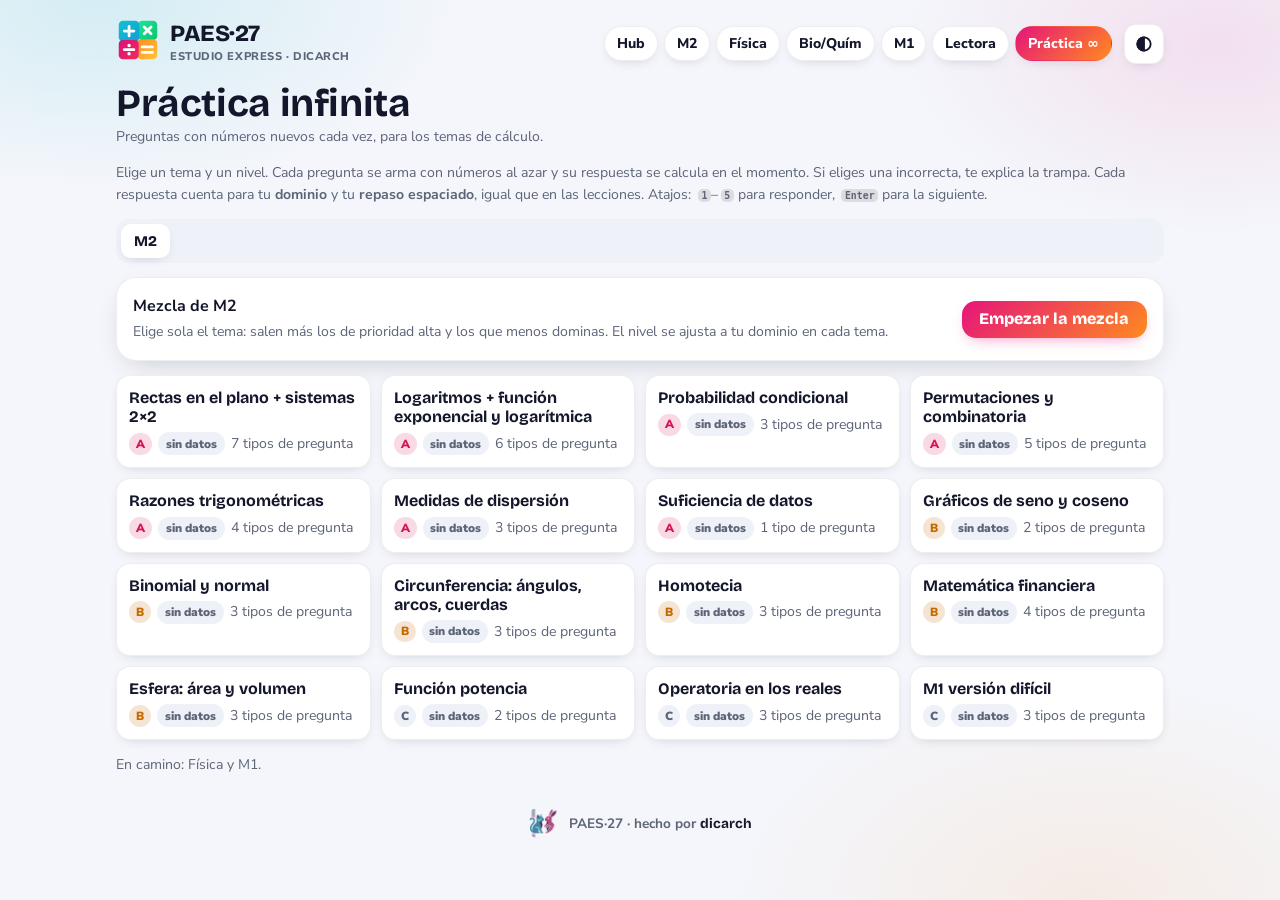
<file: paes27/practica.html>
<!doctype html>
<html lang="es">
<head>
<meta charset="utf-8">
<meta name="viewport" content="width=device-width,initial-scale=1">
<script>try{var t=localStorage.getItem("paes27:tema");if(t)document.documentElement.dataset.theme=t}catch(e){}</script>
<title>PAES 2027 · Práctica infinita</title>
<style>
/* == paes27-css v4 == */
/* Sistema de diseño PAES·27 · dicarch (prototipo C, «azulejos vivos»): degradados y sombras suaves.
   El tema oscuro usa el mismo estilo (degradados, sombras difusas) sobre fondo azul noche.
   Las pizarras, sus leyendas y las fórmulas son SIEMPRE oscuras (azul noche), en ambos temas.
   Se copia IDÉNTICO en cada página con tools/sync_core.py: edita tools/core.css. */
@font-face{font-family:"Nunito Sans";src:url(lib/fonts/nunito-sans-latin-wght-normal.woff2) format("woff2");font-weight:200 1000;font-display:swap}
@font-face{font-family:"Bricolage Grotesque";src:url(lib/fonts/bricolage-grotesque-latin-wght-normal.woff2) format("woff2");font-weight:200 800;font-display:swap}
:root{
  --bg:#F4F6FB;--panel:#FFFFFF;--panel2:#EEF1F8;--line:#DDE3EE;--ink:#14162B;--muted:#5D6478;
  --acc:#2563EB;--acc2:#0E9DB4;--ok:#0B8F55;--mal:#D4145A;--warn:#C46A00;--okf:#18D98B;--malf:#E5157A;
  --cv:#FFFFFF;--cv-panel:#E4E9F3;--cv-panel2:#CBD3E2;
  --m2:#0E8BD8;--cie:#0BAE6A;--m1:#F08A00;--len:#E5157A;
  --m2-g:linear-gradient(135deg,#10B6C8,#0E8BD8);--cie-g:linear-gradient(135deg,#18D98B,#0BAE6A);--m1-g:linear-gradient(135deg,#FF8A1F,#FFC53A);--len-g:linear-gradient(135deg,#E5157A,#F2295F);
  --sobre:#FFFFFF;--btn:linear-gradient(135deg,#E5157A,#FF8A1F);--btn-ink:#FFFFFF;
  --borde:1px solid rgba(20,22,43,.07);--sombra:0 10px 30px -14px rgba(20,22,43,.28);--sombra-sm:0 4px 14px -8px rgba(20,22,43,.3);--sombra-btn:0 6px 16px -8px rgba(229,21,122,.6);
  --r:20px;--r-sm:14px;
  --fondo:radial-gradient(40% 30% at 8% 0%,rgba(16,182,200,.14),transparent 70%),radial-gradient(35% 30% at 95% 5%,rgba(229,21,122,.10),transparent 70%),radial-gradient(40% 35% at 85% 100%,rgba(255,138,31,.10),transparent 70%);
  color-scheme:light
}
@media (prefers-color-scheme:dark){:root:not([data-theme=light]){
  --bg:#12142A;--panel:#1C1F3A;--panel2:#262A4A;--line:#323760;--ink:#E9EBF7;--muted:#A4AAC6;
  --acc:#7C9DFF;--acc2:#3FD3E6;--ok:#2EE09A;--mal:#FF5C8A;--warn:#FFB547;--okf:#18D98B;--malf:#F2295F;
  --cv:#121830;--cv-panel:#1E2645;--cv-panel2:#333C60;
  --m2:#22B8E0;--cie:#18D98B;--m1:#FFA53A;--len:#F2295F;
  --m2-g:linear-gradient(135deg,#10B6C8,#0E8BD8);--cie-g:linear-gradient(135deg,#18D98B,#0BAE6A);--m1-g:linear-gradient(135deg,#FF8A1F,#FFC53A);--len-g:linear-gradient(135deg,#E5157A,#F2295F);
  --sobre:#FFFFFF;--btn:linear-gradient(135deg,#E5157A,#FF8A1F);--btn-ink:#FFFFFF;
  --borde:1px solid rgba(255,255,255,.06);--sombra:0 12px 32px -14px rgba(0,0,0,.7);--sombra-sm:0 4px 14px -8px rgba(0,0,0,.65);--sombra-btn:0 6px 18px -8px rgba(229,21,122,.65);
  --r:20px;--r-sm:14px;
  --fondo:radial-gradient(40% 30% at 8% 0%,rgba(16,182,200,.18),transparent 70%),radial-gradient(35% 30% at 95% 5%,rgba(229,21,122,.14),transparent 70%),radial-gradient(40% 35% at 85% 100%,rgba(255,138,31,.12),transparent 70%);
  color-scheme:dark}}
:root[data-theme=dark]{
  --bg:#12142A;--panel:#1C1F3A;--panel2:#262A4A;--line:#323760;--ink:#E9EBF7;--muted:#A4AAC6;
  --acc:#7C9DFF;--acc2:#3FD3E6;--ok:#2EE09A;--mal:#FF5C8A;--warn:#FFB547;--okf:#18D98B;--malf:#F2295F;
  --cv:#121830;--cv-panel:#1E2645;--cv-panel2:#333C60;
  --m2:#22B8E0;--cie:#18D98B;--m1:#FFA53A;--len:#F2295F;
  --m2-g:linear-gradient(135deg,#10B6C8,#0E8BD8);--cie-g:linear-gradient(135deg,#18D98B,#0BAE6A);--m1-g:linear-gradient(135deg,#FF8A1F,#FFC53A);--len-g:linear-gradient(135deg,#E5157A,#F2295F);
  --sobre:#FFFFFF;--btn:linear-gradient(135deg,#E5157A,#FF8A1F);--btn-ink:#FFFFFF;
  --borde:1px solid rgba(255,255,255,.06);--sombra:0 12px 32px -14px rgba(0,0,0,.7);--sombra-sm:0 4px 14px -8px rgba(0,0,0,.65);--sombra-btn:0 6px 18px -8px rgba(229,21,122,.65);
  --r:20px;--r-sm:14px;
  --fondo:radial-gradient(40% 30% at 8% 0%,rgba(16,182,200,.18),transparent 70%),radial-gradient(35% 30% at 95% 5%,rgba(229,21,122,.14),transparent 70%),radial-gradient(40% 35% at 85% 100%,rgba(255,138,31,.12),transparent 70%);
  color-scheme:dark}

*{box-sizing:border-box}
[hidden]{display:none!important}
html,body{margin:0;background:var(--fondo),var(--bg);background-attachment:fixed;color:var(--ink);font:16px/1.55 "Nunito Sans",system-ui,-apple-system,"Segoe UI",Roboto,sans-serif;-webkit-font-smoothing:antialiased}
h1,h2,h3,summary,.disp{font-family:"Bricolage Grotesque","Nunito Sans",system-ui,sans-serif;letter-spacing:-.01em}
h1,h2,h3{line-height:1.2;margin:.2em 0 .5em}
h2{font-size:1.3rem}h3{font-size:1.08rem}
a{color:var(--acc)}
:focus-visible{outline:3px solid var(--acc);outline-offset:2px;border-radius:6px}
.wrap{max-width:1080px;margin:0 auto;padding:18px 16px 32px}
.card{background:var(--panel);border:var(--borde);border-radius:var(--r);box-shadow:var(--sombra);padding:16px;margin:14px 0}
.muted{color:var(--muted)}.small{font-size:.88rem}
.btn{display:inline-flex;align-items:center;gap:.3em;background:var(--btn);color:var(--btn-ink);border:0;border-radius:var(--r-sm);padding:.6em 1.1em;font:800 1rem/1.1 "Bricolage Grotesque","Nunito Sans",system-ui,sans-serif;cursor:pointer;box-shadow:var(--sombra-btn);transition:transform .08s,box-shadow .08s,filter .1s}
.btn:hover{filter:brightness(1.06);transform:translateY(-1px)}
.btn:active{transform:translateY(3px);box-shadow:none}
.btn:disabled{opacity:.5;cursor:default;transform:none}
.btn.sec{background:var(--panel);color:var(--ink);border:var(--borde);box-shadow:var(--sombra-sm)}
.btn.mini{padding:.4em .8em;font-size:.88rem}
kbd{font:700 .7em ui-monospace,monospace;background:rgba(127,127,127,.22);border-radius:5px;padding:.1em .35em;margin-left:.3em}
/* encabezado, marca y pie */
.top{display:flex;align-items:center;gap:12px;flex-wrap:wrap;margin-bottom:10px}
.marca{display:flex;align-items:center;gap:10px;text-decoration:none;color:var(--ink)}
.marca svg{width:44px;height:44px;flex:none}
.marca b{display:block;font:800 1.45rem/1 "Bricolage Grotesque",sans-serif;letter-spacing:-.02em}
.marca small{display:block;color:var(--muted);font-weight:800;font-size:.7rem;letter-spacing:.05em;text-transform:uppercase;margin-top:3px}
.paginas{display:flex;gap:6px;flex-wrap:wrap;margin-left:auto}
.paginas a,.paginas span{padding:.4em .85em;border-radius:999px;font-weight:800;font-size:.88rem;text-decoration:none;color:var(--ink);background:var(--panel);border:var(--borde);box-shadow:var(--sombra-sm)}
.paginas a.on{background:var(--c,var(--m2-g));color:var(--sobre);border-color:transparent}
.paginas span{color:var(--muted);box-shadow:none;border-style:dashed}
.tema-btn{width:40px;height:40px;border-radius:12px;border:var(--borde);background:var(--panel);color:var(--ink);display:grid;place-items:center;cursor:pointer;box-shadow:var(--sombra-sm)}
.firma{display:flex;align-items:center;justify-content:center;gap:10px;color:var(--muted);font-size:.85rem;font-weight:700;padding:18px 0 6px}
.firma img{width:30px;height:30px;border-radius:8px}
.firma b{font-family:"Bricolage Grotesque",sans-serif;color:var(--ink)}
.hero{display:flex;justify-content:space-between;align-items:flex-end;gap:12px;flex-wrap:wrap;margin:8px 0 6px}
.hero h1{font-size:clamp(1.6rem,1.15rem + 1.7vw,2.4rem);margin:0}
/* pestañas, paneles y acordeones */
.tabs{display:flex;gap:6px;flex-wrap:wrap;margin:10px 0 6px;padding:5px;background:var(--panel2);border-radius:var(--r-sm)}
.tabs button{background:none;border:0;color:var(--muted);font:800 .92rem/1 "Bricolage Grotesque",sans-serif;padding:.65em .9em;cursor:pointer;border-radius:10px}
.tabs button.on{background:var(--panel);color:var(--ink);box-shadow:var(--sombra-sm)}
.pane{display:none}.pane.on{display:block}
details.acc{background:var(--panel2);border-radius:var(--r-sm);margin:12px 0}
details.acc>summary{cursor:pointer;padding:.75em 1em;font-weight:800;list-style:none;display:flex;align-items:center;gap:8px}
details.acc>summary::-webkit-details-marker{display:none}
details.acc>summary::after{content:"▸";margin-left:auto;color:var(--muted);transition:transform .15s}details.acc[open]>summary::after{transform:rotate(90deg)}
details.acc>.in{padding:0 1em 1em}
.chip{display:inline-block;padding:.15em .6em;border-radius:99px;font-size:.74rem;font-weight:900;background:var(--panel2);color:var(--muted)}
.chip.A{background:color-mix(in srgb,var(--mal) 16%,transparent);color:var(--mal)}
.chip.B{background:color-mix(in srgb,var(--warn) 18%,transparent);color:var(--warn)}
.chip.C{color:var(--muted)}
.chip.R{background:color-mix(in srgb,var(--ok) 16%,transparent);color:var(--ok)}
.chip.nuevo{background:color-mix(in srgb,var(--cie) 18%,transparent);color:var(--ok)}
.bar{height:10px;background:var(--panel2);border-radius:99px;overflow:hidden}.bar>i{display:block;height:100%;border-radius:99px}
.txt-ok{color:var(--ok)}.txt-mal{color:var(--mal)}.txt-warn{color:var(--warn)}
.grid2{display:grid;grid-template-columns:repeat(auto-fit,minmax(260px,1fr));gap:12px}
.fila{display:flex;gap:8px;flex-wrap:wrap;align-items:center}
input[type=range]{accent-color:var(--pag-solo,var(--m2));width:100%;height:24px}
select,input[type=time],input[type=number],textarea{background:var(--panel2);color:var(--ink);border:var(--borde);border-radius:10px;padding:.35em .55em;font:inherit}
code{background:var(--panel2);padding:.1em .4em;border-radius:6px;font-size:.92em}
/* pregunta (práctica, diagnóstico, ensayo) */
.q{background:var(--panel);border:var(--borde);border-radius:var(--r);box-shadow:var(--sombra);padding:16px}
.q-meta{font-size:.74rem;font-weight:900;color:var(--muted);text-transform:uppercase;letter-spacing:.06em;margin-bottom:6px}
.q-enun{font-size:1.05rem;font-weight:600;margin-bottom:12px}
.q-enun table{border-collapse:collapse;margin:8px 0}.q-enun td,.q-enun th{border:1px solid var(--line);padding:4px 10px;text-align:center}
.q-ops{display:grid;gap:9px}
.q-op{display:flex;gap:12px;align-items:center;text-align:left;background:var(--panel2);color:var(--ink);border:2px solid transparent;border-radius:14px;padding:.7em .9em;font:inherit;font-weight:700;cursor:pointer;transition:transform .06s,border-color .1s}
.q-op:hover:not(:disabled){border-color:var(--acc);transform:translateY(-1px)}
.q-op:disabled{cursor:default}
.q-l{flex:none;width:30px;height:30px;border-radius:9px;display:grid;place-items:center;font:800 .95rem/1 "Bricolage Grotesque",sans-serif;background:var(--panel);color:var(--ink)}
.q-op.ok{border-color:var(--okf);background:color-mix(in srgb,var(--okf) 16%,var(--panel))}.q-op.ok .q-l{background:var(--okf);color:#0F1923}
.q-op.mal{border-color:var(--malf);background:color-mix(in srgb,var(--malf) 14%,var(--panel))}.q-op.mal .q-l{background:var(--malf);color:#fff}
.q-op.sel{border-color:var(--acc);background:color-mix(in srgb,var(--acc) 14%,var(--panel))}.q-op.sel .q-l{background:var(--acc);color:var(--sobre)}
.q-fb{margin-top:10px}
.q-trampa{margin:8px 0;padding:10px 12px;border-left:5px solid var(--malf);border-radius:12px;background:color-mix(in srgb,var(--malf) 12%,var(--panel))}
.q-exp{margin-top:8px;padding:10px 12px;border-radius:12px;background:var(--panel2)}
.q-acc{display:flex;gap:8px;justify-content:flex-end;margin-top:12px}
/* lecciones */
.leccion{background:var(--panel);border:var(--borde);border-radius:var(--r);box-shadow:var(--sombra);padding:18px;margin:16px 0}
.lec-head{display:flex;gap:8px;align-items:center;flex-wrap:wrap;cursor:pointer;user-select:none}
.lec-head h2{margin:0 6px 0 0;font-size:1.22rem}
.lec-head::before{content:"";width:12px;height:12px;flex:none;border-right:3px solid var(--acc);border-bottom:3px solid var(--acc);transform:rotate(45deg) translate(-2px,-2px);transition:transform .15s}
.leccion.cerrada .lec-head::before{transform:rotate(-45deg)}
.leccion.cerrada .lec-body{display:none}
.leccion.cerrada{padding:13px 18px}
.dom{margin-left:auto;font-size:.74rem;font-weight:900;padding:.2em .65em;border-radius:99px;background:var(--panel2)}
.idea{background:var(--panel2);border-radius:var(--r-sm);padding:12px 14px;margin:12px 0;font-weight:600}
.paso,.mueve{margin:20px 0}
.pasos{display:flex;gap:8px;flex-wrap:wrap;margin:12px 0 2px}
.pasos button{border:0;border-radius:99px;padding:.45em .85em;background:var(--panel2);color:var(--muted);font:800 .86rem/1.1 "Bricolage Grotesque","Nunito Sans",sans-serif;cursor:pointer;transition:background .12s,color .12s}
.pasos button:hover{color:var(--ink)}
.pasos button.on{background:var(--pag,var(--m2-g));color:var(--sobre)}
.paso-pane{display:none}.paso-pane.on{display:block;animation:apar .25s ease}
.con-pasos .paso{margin:14px 0 8px}.con-pasos .paso>h3{display:none}
.con-pasos .paso-pane.multi .paso>h3{display:flex;margin-top:18px}.con-pasos .paso-pane.multi .paso>h3 .n{display:none}
.con-pasos details.acc.porque{background:none;margin:14px 0 8px}.con-pasos details.acc.porque>summary{display:none}.con-pasos details.acc.porque>.in{padding:0}
.paso-sig{display:flex;justify-content:flex-end;margin-top:14px}
.paso>h3,.mueve>h3{display:flex;align-items:center;gap:9px}
.paso>h3 .n,.mueve>h3 .n,details.acc>summary .n{display:inline-grid;place-items:center;min-width:1.75em;height:1.75em;padding:0 .3em;border-radius:9px;background:var(--btn);color:var(--btn-ink);font-size:.85rem}
.cv,.formula,.sd-demo,.cv+.cap,.sd-demo+.cap{
  --ink:#DBDEE1;--muted:#9AA3B2;--line:#35406A;--panel:#1F2747;--panel2:#2A3359;--sobre:#0F1923;
  --acc:#7C9DFF;--acc2:#4FD1E8;--ok:#79E22B;--mal:#FF5C66;--warn:#FFCB33;--okf:#79E22B;--malf:#FF5C66;
  --cv:#121830;--cv-panel:#1E2645;--cv-panel2:#333C60;--borde:1px solid rgba(147,160,187,.16);color:var(--ink)}
.cv{position:relative;min-width:0;border-radius:14px;overflow:hidden;border:0;background:var(--cv)}
.cv:has(+.cap),.sd-demo:has(+.cap){border-bottom-left-radius:0;border-bottom-right-radius:0}
.cv+.cap,.sd-demo+.cap{margin:0;background:var(--cv);border-top:1px solid rgba(147,160,187,.12);border-radius:0 0 14px 14px;padding:8px 12px;font-weight:600;font-size:.93rem}
.cv canvas{display:block;width:100%}
.cv.tres{height:340px}.cv.tres canvas{height:100%!important}
.manip{display:grid;grid-template-columns:minmax(0,1.35fr) minmax(0,1fr);gap:14px;align-items:start}
@media (max-width:820px){.manip{grid-template-columns:minmax(0,1fr)}}
.ctrl{display:grid;gap:8px}
.sl{display:grid;gap:2px;font-size:.92rem;font-weight:700}
.sl b{color:var(--pag-solo,var(--m2));font-variant-numeric:tabular-nums}
.formula{background:var(--cv);border-radius:14px;padding:12px 14px;font-weight:600;font-variant-numeric:tabular-nums;line-height:1.8}
.formula .res{font-weight:800}
.formula .hl{color:var(--warn);font-weight:800}
.cap{margin:8px 0 0;min-height:1.5em}
.ley{display:flex;gap:12px;flex-wrap:wrap;font-size:.85rem;color:var(--muted);font-weight:700;margin-top:4px}
.ley i{display:inline-block;width:12px;height:12px;border-radius:4px;margin-right:4px;vertical-align:-1px}
/* «el porqué» como viñetas visuales */
details.acc>.in>ol{counter-reset:v;list-style:none;padding:0;margin:4px 0 0;display:grid;grid-template-columns:repeat(auto-fit,minmax(168px,1fr));gap:12px}
details.acc>.in>ol>li{counter-increment:v;position:relative;background:var(--panel);border:var(--borde);border-radius:var(--r-sm);box-shadow:var(--sombra-sm);padding:40px 12px 12px;font-size:.95rem;line-height:1.5}
details.acc>.in>ol>li::before{content:counter(v);position:absolute;left:12px;top:10px;width:24px;height:24px;border-radius:8px;display:grid;place-items:center;background:var(--btn);color:var(--btn-ink);font:800 .85rem/1 "Bricolage Grotesque",sans-serif}
details.acc>.in>ol>li:not(:last-child)::after{content:"→";position:absolute;right:12px;top:8px;color:var(--muted);font-weight:900;font-size:1.1rem}
details.acc>.in>ol>li b{display:inline-block;background:color-mix(in srgb,var(--acc) 12%,transparent);color:var(--ink);border-radius:8px;padding:.05em .4em;margin:.1em 0;font-weight:800}
details.acc>.in>ol>li .esq{display:block;width:100%;height:auto;max-height:110px;margin:-2px 0 8px;overflow:visible;color:var(--ink)}
.tarjeta .esq{display:block;width:100%;height:auto;max-height:130px;margin:8px 0 6px;overflow:visible;color:var(--ink)}
.esq .a{stroke:var(--acc);fill:none}.esq .b{stroke:var(--acc2);fill:none}
.esq .w{stroke:var(--warn);fill:none}.esq .r{stroke:var(--mal);fill:none}.esq .g{stroke:var(--ok);fill:none}
.esq .m{stroke:var(--muted);fill:none}.esq text{fill:currentColor;font:800 12px "Nunito Sans",sans-serif;stroke:none}
.esq .fa{fill:var(--acc);stroke:none}.esq .fr{fill:var(--mal);stroke:none}.esq .fg{fill:var(--ok);stroke:none}.esq .fm{fill:var(--muted);stroke:none}.esq .fw{fill:var(--warn);stroke:none}.esq .fb{fill:var(--acc2);stroke:none}
/* ejemplo resuelto y práctica */
.ejemplo .enun{font-weight:700;margin-bottom:8px}
.ejemplo ol{margin:0;padding-left:1.4em}
.ejemplo li{margin:7px 0;animation:apar .35s ease}
@keyframes apar{from{opacity:0;transform:translateY(4px)}to{opacity:1}}
.ejemplo .trampa-ej{margin-top:10px;padding:8px 12px;border-left:5px solid var(--warn);border-radius:10px;background:color-mix(in srgb,var(--warn) 10%,var(--panel))}
.niveles{display:flex;gap:6px;margin-bottom:10px;flex-wrap:wrap}
.niveles button.on{background:var(--btn);color:var(--btn-ink);border-color:transparent}
.resumen-nivel{background:var(--panel2);border-radius:var(--r);padding:14px}
table.t2{border-collapse:collapse;margin:4px 0;font-variant-numeric:tabular-nums}
table.t2 td,table.t2 th{border:1px solid var(--line);padding:4px 10px;text-align:center}
table.t2 .hl{background:color-mix(in srgb,var(--warn) 22%,transparent)}table.t2 .hl2{background:color-mix(in srgb,var(--acc2) 20%,transparent)}
.pend{display:grid;grid-template-columns:repeat(auto-fit,minmax(220px,1fr));gap:10px}
.pend .card{margin:0;box-shadow:none;border-style:dashed}
.sd-demo{background:var(--cv);border-radius:14px;padding:12px;display:grid;grid-template-columns:1fr 1fr;gap:12px;min-height:200px}
.sd-caso>div{margin:4px 0}
.sd-lista{margin:0;padding:0;list-style:none}.sd-lista li{padding:3px 8px;border-radius:8px;transition:opacity .3s}
.sd-lista li.tach{text-decoration:line-through;opacity:.35}.sd-lista li.fin{background:color-mix(in srgb,var(--ok) 16%,transparent);color:var(--ok);font-weight:800}
.sd-opciones{margin:-4px 0 8px}
@media (max-width:700px){.sd-demo{grid-template-columns:1fr}}
/* lecciones en formato tarjeta */
.tarjetas{display:grid;grid-template-columns:repeat(auto-fit,minmax(210px,1fr));gap:12px;margin:12px 0 16px}
.tarjeta{background:var(--panel2);border-radius:var(--r-sm);padding:12px 14px}
.tarjeta h4{margin:6px 0 4px;font:800 1.05rem/1.2 "Bricolage Grotesque",sans-serif}
.tarjeta p{margin:0;font-size:.93rem}
.tarjeta .onda{display:inline-block;font-size:.72rem;font-weight:900;padding:.15em .55em;border-radius:99px;background:color-mix(in srgb,var(--acc) 15%,transparent);color:var(--acc)}
.tarjeta.trampa .onda{background:color-mix(in srgb,var(--malf) 16%,transparent);color:var(--mal)}
.no,.si{display:block;margin:5px 0 0;padding:5px 9px;border-radius:9px;font-weight:700;font-variant-numeric:tabular-nums}
.no{background:color-mix(in srgb,var(--malf) 11%,transparent);text-decoration:line-through;text-decoration-color:color-mix(in srgb,var(--mal) 55%,transparent)}
.no::before{content:"✘ ";color:var(--mal);display:inline-block;text-decoration:none}
.si{background:color-mix(in srgb,var(--okf) 14%,transparent)}.si::before{content:"✔ ";color:var(--ok)}
/* ensayo */
.ens-top{display:flex;justify-content:space-between;align-items:center;gap:10px;flex-wrap:wrap;margin:8px 0 10px}
.ens-reloj{font:800 1.35rem/1 "Bricolage Grotesque",sans-serif;font-variant-numeric:tabular-nums}
.ens-grilla{display:grid;grid-template-columns:repeat(auto-fill,minmax(38px,1fr));gap:6px;margin-top:8px}
.ens-grilla button{background:var(--panel2);color:var(--muted);border:2px solid transparent;border-radius:9px;padding:5px 0;font:800 .85rem/1.2 "Nunito Sans",sans-serif;cursor:pointer}
.ens-grilla button.r{background:color-mix(in srgb,var(--acc) 22%,var(--panel));color:var(--ink)}.ens-grilla button.m{border-color:var(--warn)}
.ens-grilla button.a{outline:3px solid var(--acc2)}
.ens-ley{padding:0 6px;border-radius:5px}.ens-ley.r{background:color-mix(in srgb,var(--acc) 22%,var(--panel));color:var(--ink)}.ens-ley.m{border:2px solid var(--warn)}
@media (max-width:600px){.wrap{padding:12px 12px 24px}.card,.leccion{padding:13px}.marca b{font-size:1.25rem}}
@media (prefers-reduced-motion:reduce){*,*::before,*::after{animation-duration:.001ms!important;transition-duration:.001ms!important}}
/* == fin paes27-css v4 == */
/* ---- práctica infinita ---- */
.temas-g{display:grid;grid-template-columns:repeat(auto-fill,minmax(230px,1fr));gap:10px;margin-top:10px}
.tema-c{display:flex;flex-direction:column;gap:6px;text-align:left;background:var(--panel);color:var(--ink);border:var(--borde);border-radius:var(--r-sm);box-shadow:var(--sombra-sm);padding:12px;cursor:pointer;font:inherit;transition:transform .08s,box-shadow .08s}
.tema-c:hover{transform:translateY(-1px);box-shadow:var(--sombra)}
.tema-c.on{outline:3px solid var(--pag-solo,var(--m2));outline-offset:1px}
.tema-c b{font-family:"Bricolage Grotesque","Nunito Sans",system-ui,sans-serif;font-size:1rem;line-height:1.2}
.tema-c .fila{gap:6px}
.tema-c .dom{margin-left:0}
.mezcla{display:flex;gap:12px;align-items:center;flex-wrap:wrap;justify-content:space-between}
.mezcla p{margin:0}
#zona{scroll-margin-top:10px}
.zona-top{display:flex;gap:10px;align-items:center;flex-wrap:wrap}
.zona-top h2{margin:0;font-size:1.25rem}
.sesion{display:flex;gap:14px;flex-wrap:wrap;font-weight:800;font-size:.9rem;color:var(--muted);margin:8px 0 2px}
.sesion b{color:var(--ink)}
.sube{margin:8px 0 0}
.tipos{margin:10px 0 0}
.tipos ul{margin:6px 0 0;padding-left:1.2em}
.q-enun svg.gfig{display:block;max-width:100%;height:auto;margin:10px 0 4px;color:var(--ink)}
.q-enun table{display:block;max-width:100%;overflow-x:auto}
@media (max-width:480px){.q-enun td,.q-enun th{padding:4px 6px;font-size:.92rem}}
.sin-num{margin-top:14px}
.sin-num a{white-space:nowrap}
</style>
</head>
<body style="--pag:var(--btn);--pag-solo:var(--m2)">
<div class="wrap">
  <header class="top">
    <a class="marca" href="index.html"><span data-logo></span><span><b>PAES·27</b><small>estudio express · dicarch</small></span></a>
    <nav class="paginas">
      <a href="index.html" style="--c:var(--btn)">Hub</a>
      <a href="m2.html" style="--c:var(--m2-g)">M2</a>
      <a href="fisica.html" style="--c:var(--cie-g)">Física</a>
      <a href="bioquim.html" style="--c:var(--cie-g)">Bio/Quím</a>
      <a href="m1.html" style="--c:var(--m1-g)">M1</a>
      <a href="lenguaje.html" style="--c:var(--len-g)">Lectora</a>
      <a href="practica.html" class="on" style="--c:var(--btn)">Práctica ∞</a>
    </nav>
    <button class="tema-btn" data-tema-btn></button>
  </header>
  <div class="hero"><div><h1>Práctica infinita</h1><div class="muted small">Preguntas con números nuevos cada vez, para los temas de cálculo.</div></div></div>

  <p class="small muted" id="ayuda">Elige un tema y un nivel. Cada pregunta se arma con números al azar y su respuesta se calcula en el momento. Si eliges una incorrecta, te explica la trampa. Cada respuesta cuenta para tu <b>dominio</b> y tu <b>repaso espaciado</b>, igual que en las lecciones. Atajos: <kbd>1</kbd>–<kbd>5</kbd> para responder, <kbd>Enter</kbd> para la siguiente.</p>

  <nav class="tabs" id="tabs"></nav>
  <div id="panes"></div>

  <section class="card" id="zona" hidden>
    <div class="zona-top"><h2 id="zTit"></h2><span class="dom" id="zDom"></span><button class="btn sec mini" id="zCambiar" type="button">Cambiar tema</button></div>
    <div class="niveles" id="zNiv"></div>
    <div class="sesion" id="zSes"></div>
    <div class="quiz" id="zQuiz"></div>
    <div class="sube" id="zSube"></div>
    <details class="tipos small muted" id="zTipos"></details>
  </section>

  <footer class="firma" data-firma></footer>
</div>
<script>
// == paes27-core v3 ==
// Bloque compartido. Se copia IDÉNTICO en cada página con tools/sync_core.py.
// No lo edites dentro de un HTML: edita tools/core.js y vuelve a sincronizar.
const P27 = (() => {
  'use strict';
  const VERSION = 4;
  const K = { diag: 'paes27:diag', dominio: 'paes27:dominio', repaso: 'paes27:repaso', ruta: 'paes27:ruta', ensayos: 'paes27:ensayos' };

  const PRUEBAS = {
    M2:  { id: 'M2',  corto: 'M2',      nombre: 'Matemática 2 (M2)',     fecha: '2026-11-30', hora: '15:00', prior: 30, peso: 1.2 },
    LEN: { id: 'LEN', corto: 'Lectora', nombre: 'Competencia Lectora',   fecha: '2026-12-01', hora: '09:00', prior: 50, peso: 0.6 },
    CIE: { id: 'CIE', corto: 'Física',  nombre: 'Ciencias Física',       fecha: '2026-12-01', hora: '15:00', prior: 30, peso: 1.0 },
    M1:  { id: 'M1',  corto: 'M1',      nombre: 'Matemática 1 (M1)',     fecha: '2026-12-02', hora: '09:00', prior: 60, peso: 0.7 },
  };

  // [id, prueba, eje, prio, nombre, lección (página#ancla) o null]
  const LISTA = [
    ['m2.alg.sistemas-rectas', 'M2', 'Álgebra y funciones', 'A', 'Rectas en el plano + sistemas 2×2', 'm2.html#m2.alg.sistemas-rectas'],
    ['m2.num.log-exp', 'M2', 'Números', 'A', 'Logaritmos + función exponencial y logarítmica', 'm2.html#m2.num.log-exp'],
    ['m2.pro.condicional', 'M2', 'Probabilidad y estadística', 'A', 'Probabilidad condicional', 'm2.html#m2.pro.condicional'],
    ['m2.pro.combinatoria', 'M2', 'Probabilidad y estadística', 'A', 'Permutaciones y combinatoria', 'm2.html#m2.pro.combinatoria'],
    ['m2.geo.trig-razones', 'M2', 'Geometría', 'A', 'Razones trigonométricas', 'm2.html#m2.geo.trig-razones'],
    ['m2.pro.dispersion', 'M2', 'Probabilidad y estadística', 'A', 'Medidas de dispersión', 'm2.html#m2.pro.dispersion'],
    ['m2.sd', 'M2', 'Transversal', 'A', 'Suficiencia de datos', 'm2.html#m2.sd'],
    ['m2.alg.trig-funciones', 'M2', 'Álgebra y funciones', 'B', 'Gráficos de seno y coseno', 'm2.html#m2.geo.trig-razones'],
    ['m2.pro.binomial-normal', 'M2', 'Probabilidad y estadística', 'B', 'Binomial y normal', 'm2.html#m2.pro.binomial-normal'],
    ['m2.geo.circunferencia', 'M2', 'Geometría', 'B', 'Circunferencia: ángulos, arcos, cuerdas', 'm2.html#m2.geo.circunferencia'],
    ['m2.geo.homotecia', 'M2', 'Geometría', 'B', 'Homotecia', 'm2.html#m2.geo.homotecia'],
    ['m2.num.financiera', 'M2', 'Números', 'B', 'Matemática financiera', 'm2.html#m2.num.financiera'],
    ['m2.geo.esfera', 'M2', 'Geometría', 'B', 'Esfera: área y volumen', 'm2.html#m2.geo.esfera'],
    ['m2.alg.potencia', 'M2', 'Álgebra y funciones', 'C', 'Función potencia', 'm2.html#m2.alg.potencia'],
    ['m2.num.reales', 'M2', 'Números', 'C', 'Operatoria en los reales', 'm2.html#m2.num.reales'],
    ['m2.m1-dificil', 'M2', 'Transversal', 'C', 'M1 versión difícil', 'm2.html#m2.m1-dificil'],

    ['fis.mec.cinematica', 'CIE', 'Mecánica', 'A', 'Posición, desplazamiento, velocidad, aceleración', 'fisica.html#fis.mec.cinematica'],
    ['fis.mec.mru-mrua', 'CIE', 'Mecánica', 'A', 'MRU y MRUA: itinerario y gráficos', 'fisica.html#fis.mec.mru-mrua'],
    ['fis.mec.newton', 'CIE', 'Mecánica', 'A', 'Leyes de Newton + diagrama de cuerpo libre', 'fisica.html#fis.mec.newton'],
    ['fis.mec.fuerzas', 'CIE', 'Mecánica', 'A', 'Peso, normal, tensión, Hooke, roce', 'fisica.html#fis.mec.fuerzas'],
    ['fis.ond.elementos', 'CIE', 'Ondas', 'A', 'Ondas: v = λ·f, período, amplitud', 'fisica.html#fis.ond.elementos'],
    ['fis.ond.espejos-lentes', 'CIE', 'Ondas', 'A', 'Espejos y lentes', 'fisica.html#fis.ond.espejos-lentes'],
    ['fis.ele.ohm', 'CIE', 'Electricidad', 'A', 'Ley de Ohm: serie, paralelo, mixto', 'fisica.html#fis.ele.ohm'],
    ['fis.ele.potencia', 'CIE', 'Electricidad', 'A', 'Potencia y energía eléctrica (kWh)', 'fisica.html#fis.ele.potencia'],
    ['fis.ond.reflexion-refraccion', 'CIE', 'Ondas', 'B', 'Reflexión, refracción, absorción', 'fisica.html#fis.ond.reflexion-refraccion'],
    ['fis.ond.espectro-color', 'CIE', 'Ondas', 'B', 'Espectro EM, color y dispersión', 'fisica.html#fis.ond.espectro-color'],
    ['fis.ond.doppler-interferencia', 'CIE', 'Ondas', 'B', 'Doppler, interferencia, difracción', 'fisica.html#fis.ond.doppler-interferencia'],
    ['fis.mec.galileo', 'CIE', 'Mecánica', 'B', 'Relatividad de Galileo', 'fisica.html#fis.mec.galileo'],
    ['fis.tie.tectonica', 'CIE', 'Tierra y Universo', 'B', 'Tectónica de placas, sismos, interior', 'fisica.html#fis.tie.tectonica'],
    ['fis.mec.cosmos', 'CIE', 'Tierra y Universo', 'C', 'Sistema solar + origen del universo', 'fisica.html#fis.mec.cosmos'],
    ['fis.ond.dispositivos', 'CIE', 'Ondas', 'C', 'Radar, láser, telescopios, fibra óptica', 'fisica.html#fis.ond.dispositivos'],
    ['fis.ele.domiciliaria', 'CIE', 'Electricidad', 'C', 'Instalación eléctrica domiciliaria', 'fisica.html#fis.ele.domiciliaria'],

    ['bio.celula', 'CIE', 'Biología', 'R', 'Célula: organelos y células especializadas', 'bioquim.html#bio.celula'],
    ['bio.nervioso', 'CIE', 'Biología', 'R', 'Sistema nervioso y sus cuidados', 'bioquim.html#bio.nervioso'],
    ['bio.reproduccion', 'CIE', 'Biología', 'R', 'Reproducción: gametos, fecundación y ciclos', 'bioquim.html#bio.reproduccion'],
    ['bio.anticoncepcion-its', 'CIE', 'Biología', 'R', 'Métodos anticonceptivos e ITS', 'bioquim.html#bio.anticoncepcion-its'],
    ['bio.division', 'CIE', 'Biología', 'R', 'Ciclo celular, mitosis y meiosis', 'bioquim.html#bio.division'],
    ['bio.manipulacion', 'CIE', 'Biología', 'R', 'Manipulación genética', 'bioquim.html#bio.manipulacion'],
    ['bio.evolucion', 'CIE', 'Biología', 'R', 'Evolución y selección natural', 'bioquim.html#bio.evolucion'],
    ['bio.fotosintesis', 'CIE', 'Biología', 'R', 'Fotosíntesis y respiración celular', 'bioquim.html#bio.fotosintesis'],
    ['qui.materia', 'CIE', 'Química', 'R', 'Materia, mezclas y separación', 'bioquim.html#qui.materia'],
    ['qui.modelos', 'CIE', 'Química', 'R', 'Modelos atómicos y partículas (Z, A)', 'bioquim.html#qui.modelos'],
    ['qui.carbono', 'CIE', 'Química', 'R', 'Átomo de carbono: hibridación y enlaces', 'bioquim.html#qui.carbono'],
    ['qui.organica', 'CIE', 'Química', 'R', 'Hidrocarburos y grupos funcionales', 'bioquim.html#qui.organica'],
    ['qui.estequiometria', 'CIE', 'Química', 'R', 'Leyes ponderales, mol y reactivo limitante', 'bioquim.html#qui.estequiometria'],
    ['qui.composicion', 'CIE', 'Química', 'R', 'Composición porcentual y fórmula empírica', 'bioquim.html#qui.composicion'],
    ['qui.soluciones', 'CIE', 'Química', 'R', 'Soluciones: concentración y dilución', 'bioquim.html#qui.soluciones'],

    ['m1.num.enteros-racionales', 'M1', 'Números', 'B', 'Enteros y racionales', 'm1.html#m1.num.enteros-racionales'],
    ['m1.num.porcentaje', 'M1', 'Números', 'B', 'Porcentaje', 'm1.html#m1.num.porcentaje'],
    ['m1.num.potencias-raices', 'M1', 'Números', 'B', 'Potencias y raíces', 'm1.html#m1.num.potencias-raices'],
    ['m1.alg.expresiones', 'M1', 'Álgebra y funciones', 'B', 'Expresiones algebraicas', 'm1.html#m1.alg.expresiones'],
    ['m1.alg.ecuaciones', 'M1', 'Álgebra y funciones', 'A', 'Ecuaciones, inecuaciones y sistemas', 'm1.html#m1.alg.ecuaciones'],
    ['m1.alg.funciones', 'M1', 'Álgebra y funciones', 'A', 'Función lineal, afín y cuadrática', 'm1.html#m1.alg.funciones'],
    ['m1.alg.proporcionalidad', 'M1', 'Álgebra y funciones', 'C', 'Proporcionalidad', 'm1.html#m1.alg.proporcionalidad'],
    ['m1.geo.areas-volumenes', 'M1', 'Geometría', 'A', 'Áreas y volúmenes (incl. cilindro)', 'm1.html#m1.geo.areas-volumenes'],
    ['m1.geo.semejanza-pitagoras', 'M1', 'Geometría', 'A', 'Semejanza y Pitágoras', 'm1.html#m1.geo.semejanza-pitagoras'],
    ['m1.geo.transformaciones', 'M1', 'Geometría', 'C', 'Transformaciones isométricas', 'm1.html#m1.geo.transformaciones'],
    ['m1.pro.datos', 'M1', 'Probabilidad y estadística', 'B', 'Datos y medidas de posición', 'm1.html#m1.pro.datos'],
    ['m1.pro.probabilidad', 'M1', 'Probabilidad y estadística', 'B', 'Probabilidad (Laplace)', 'm1.html#m1.pro.probabilidad'],

    ['len.localizar', 'LEN', 'Habilidades', 'B', 'Localizar información', 'lenguaje.html#len.localizar'],
    ['len.interpretar', 'LEN', 'Habilidades', 'A', 'Interpretar (idea principal, función)', 'lenguaje.html#len.interpretar'],
    ['len.evaluar', 'LEN', 'Habilidades', 'A', 'Evaluar (propósito, postura)', 'lenguaje.html#len.evaluar'],
  ];
  const TEMAS = {};
  for (const [id, prueba, eje, prio, nombre, leccion] of LISTA) TEMAS[id] = { id, prueba, eje, prio, nombre, leccion };
  // Fase 4: los 7 temas gruesos de Bio/Quím pasaron a 15 temas finos. Los datos guardados se renombran una vez.
  const RENOMBRE = { 'bio.celular': 'bio.celula', 'bio.procesos': 'bio.nervioso', 'bio.herencia': 'bio.division', 'bio.ambiente': 'bio.fotosintesis', 'qui.atomica': 'qui.modelos' };
  const PESO_PRIO = { A: 3, B: 2, C: 1, R: 1.5 };

  // ---------- almacenamiento ----------
  function cargar(k, def) {
    try { const s = localStorage.getItem(K[k]); return s ? JSON.parse(s) : def; } catch (e) { return def; }
  }
  function guardar(k, v) {
    try { localStorage.setItem(K[k], JSON.stringify(v)); } catch (e) { console.warn('No se pudo guardar', k); }
    window.dispatchEvent(new CustomEvent('p27:cambio', { detail: k }));
  }
  // renombra temas viejos en lo guardado (dominio, repaso, diagnóstico); se hace una sola vez
  (function migrar() {
    const ren = (t) => RENOMBRE[t] || t;
    const dom = cargar('dominio', null);
    if (dom && Object.keys(dom).some((t) => RENOMBRE[t])) {
      for (const t of Object.keys(dom)) if (RENOMBRE[t]) { if (!(RENOMBRE[t] in dom)) dom[RENOMBRE[t]] = dom[t]; delete dom[t]; }
      guardar('dominio', dom);
    }
    const rep = cargar('repaso', null);
    if (rep && rep.some((x) => RENOMBRE[x.tema])) { rep.forEach((x) => { x.tema = ren(x.tema); }); guardar('repaso', rep); }
    const dg = cargar('diag', null);
    if (dg && Object.values(dg).some((d) => d && d.respuestas && d.respuestas.some((r) => RENOMBRE[r.tema]))) {
      Object.values(dg).forEach((d) => { if (d && d.respuestas) d.respuestas.forEach((r) => { r.tema = ren(r.tema); }); });
      guardar('diag', dg);
    }
  })();

  // ---------- fechas (locales) ----------
  const pad = (n) => String(n).padStart(2, '0');
  const iso = (d) => `${d.getFullYear()}-${pad(d.getMonth() + 1)}-${pad(d.getDate())}`;
  const hoy = () => iso(new Date());
  function aFecha(s) { const [y, m, d] = s.split('-').map(Number); return new Date(y, m - 1, d); }
  const sumarDias = (s, n) => { const d = aFecha(s); d.setDate(d.getDate() + n); return iso(d); };
  const difDias = (a, b) => Math.round((aFecha(b) - aFecha(a)) / 86400000);
  const DIAS = ['dom', 'lun', 'mar', 'mié', 'jue', 'vie', 'sáb'];
  const MESES = ['ene', 'feb', 'mar', 'abr', 'may', 'jun', 'jul', 'ago', 'sep', 'oct', 'nov', 'dic'];
  const fechaCorta = (s) => { const d = aFecha(s); return `${DIAS[d.getDay()]} ${d.getDate()} ${MESES[d.getMonth()]}`; };

  // ---------- dominio ----------
  function prior(tema) { const t = TEMAS[tema]; return t ? PRUEBAS[t.prueba].prior : 30; }
  function dominio(tema) { const d = cargar('dominio', {}); return tema in d ? d[tema] : null; }
  function dominioEf(tema) { const v = dominio(tema); return v === null ? prior(tema) : v; }
  // Correcta en difícil sube más; incorrecta en básico baja más.
  const PESO_NIVEL = { basico: [0.7, 1.4], paes: [1, 1], dificil: [1.4, 0.7] };
  function registrar(tema, nivel, ok, opts = {}) {
    const d = cargar('dominio', {});
    let v = tema in d ? d[tema] : prior(tema);
    const base = opts.diag ? 0.35 : 0.15;
    const [sube, baja] = PESO_NIVEL[nivel] || PESO_NIVEL.paes;
    v = ok ? v + (100 - v) * base * sube : v - v * base * baja;
    d[tema] = Math.max(0, Math.min(100, Math.round(v)));
    guardar('dominio', d);
    if (!ok) programarRepaso(tema); else cumplirRepaso(tema);
    return d[tema];
  }

  // ---------- repaso espaciado: un fallo vuelve en +1 y +3 días ----------
  function programarRepaso(tema) {
    const r = cargar('repaso', []);
    const h = hoy();
    for (const n of [1, 3]) {
      const due = sumarDias(h, n);
      if (!r.some((x) => x.tema === tema && x.due === due && !x.hecho)) r.push({ tema, due, hecho: false, creado: h });
    }
    guardar('repaso', r);
  }
  function cumplirRepaso(tema) {
    const r = cargar('repaso', []);
    const h = hoy();
    let cambio = false;
    for (const x of r) if (x.tema === tema && !x.hecho && x.due <= h) { x.hecho = true; x.cumplido = h; cambio = true; }
    if (cambio) guardar('repaso', r);
  }
  function repasoPendiente(fecha = hoy()) {
    const r = cargar('repaso', []);
    return [...new Set(r.filter((x) => !x.hecho && x.due <= fecha).map((x) => x.tema))];
  }

  // ---------- exportar / importar ----------
  function exportar() {
    const datos = {};
    for (const k of Object.keys(K)) datos[k] = cargar(k, null);
    return { app: 'paes27', version: VERSION, exportado: new Date().toISOString(), datos };
  }
  function importar(obj) {
    if (!obj || obj.app !== 'paes27' || typeof obj.datos !== 'object') throw new Error('No es un respaldo de esta app.');
    for (const k of Object.keys(K)) if (obj.datos[k] !== null && obj.datos[k] !== undefined) guardar(k, obj.datos[k]);
  }

  // ---------- widget de pregunta (atajos 1–5, N = no sé, Enter = seguir) ----------
  const LETRAS = 'ABCDE';
  let activa = null;
  const NIVEL_TXT = { basico: 'Básico', paes: 'PAES', dificil: 'Difícil' };
  function el(tag, cls, html) { const e = document.createElement(tag); if (cls) e.className = cls; if (html !== undefined) e.innerHTML = html; return e; }

  // opts: { onRespuesta({ok, elegida}), onSiguiente(), noSe: bool, mezclar: bool, registrar: bool, meta: string, textoSiguiente }
  function pregunta(cont, q, opts = {}) {
    cont.innerHTML = '';
    const caja = el('div', 'q');
    const meta = opts.meta !== undefined ? opts.meta : `${NIVEL_TXT[q.nivel] || ''} · ${(TEMAS[q.tema] || {}).nombre || q.tema}`;
    if (meta) caja.appendChild(el('div', 'q-meta', meta));
    caja.appendChild(el('div', 'q-enun', q.enunciado));
    const orden = q.opciones.map((_, i) => i);
    if (opts.mezclar && q.tema !== 'm2.sd') for (let i = orden.length - 1; i > 0; i--) { const j = Math.floor(Math.random() * (i + 1)); [orden[i], orden[j]] = [orden[j], orden[i]]; }
    const lista = el('div', 'q-ops');
    const botones = [];
    orden.forEach((oi, pos) => {
      const b = el('button', 'q-op', `<span class="q-l">${LETRAS[pos]}</span><span class="q-t">${q.opciones[oi].texto}</span>`);
      b.type = 'button'; b.dataset.oi = oi;
      b.addEventListener('click', () => responder(oi));
      botones.push(b); lista.appendChild(b);
    });
    caja.appendChild(lista);
    const fb = el('div', 'q-fb'); fb.hidden = true; caja.appendChild(fb);
    const acc = el('div', 'q-acc');
    let bNoSe = null;
    if (opts.noSe) { bNoSe = el('button', 'btn sec', 'No sé <kbd>N</kbd>'); bNoSe.type = 'button'; bNoSe.addEventListener('click', () => responder(-1)); acc.appendChild(bNoSe); }
    const bSig = el('button', 'btn', `${opts.textoSiguiente || 'Siguiente'} <kbd>Enter</kbd>`); bSig.type = 'button'; bSig.hidden = true;
    bSig.addEventListener('click', () => { if (opts.onSiguiente) opts.onSiguiente(); });
    acc.appendChild(bSig); caja.appendChild(acc);
    cont.appendChild(caja);

    let respondida = false;
    function responder(oi) {
      if (respondida) return;
      respondida = true;
      const ok = oi === q.correcta;
      botones.forEach((b) => {
        b.disabled = true;
        const i = Number(b.dataset.oi);
        if (i === q.correcta) b.classList.add('ok');
        else if (i === oi) b.classList.add('mal');
      });
      let h = ok ? '<b class="txt-ok">¡Correcta!</b> ' : (oi === -1 ? '<b class="txt-mal">Sin responder.</b> ' : '<b class="txt-mal">Incorrecta.</b> ');
      if (!ok && oi >= 0 && q.opciones[oi].trampa) h += `<div class="q-trampa"><b>La trampa:</b> ${q.opciones[oi].trampa}</div>`;
      h += `<div class="q-exp"><b>Correcta: ${LETRAS[orden.indexOf(q.correcta)]}.</b> ${q.explicacion}</div>`;
      fb.innerHTML = h; fb.hidden = false;
      if (bNoSe) bNoSe.hidden = true;
      bSig.hidden = !opts.onSiguiente;
      if (opts.registrar) registrar(q.tema, q.nivel, ok);
      if (opts.onRespuesta) opts.onRespuesta({ ok, elegida: oi });
      if (!bSig.hidden) bSig.focus({ preventScroll: true });
    }
    const api = { caja, responder: (pos) => { if (pos < botones.length) responder(Number(botones[pos].dataset.oi)); }, noSe: () => { if (opts.noSe) responder(-1); }, siguiente: () => { if (respondida && !bSig.hidden) bSig.click(); }, get respondida() { return respondida; } };
    caja.addEventListener('pointerdown', () => { activa = api; });
    activa = api;
    return api;
  }
  document.addEventListener('keydown', (ev) => {
    if (!activa || !document.body.contains(activa.caja) || !activa.caja.offsetParent) return; // solo la pregunta visible
    const t = ev.target;
    if (t && (t.tagName === 'TEXTAREA' || (t.tagName === 'INPUT' && t.type !== 'range' && t.type !== 'checkbox') || t.isContentEditable)) return;
    if (ev.ctrlKey || ev.metaKey || ev.altKey) return;
    if (ev.key >= '1' && ev.key <= '5' && !activa.respondida) { activa.responder(Number(ev.key) - 1); ev.preventDefault(); }
    else if ((ev.key === 'n' || ev.key === 'N') && !activa.respondida) { activa.noSe(); }
    else if (ev.key === 'Enter' && activa.respondida) { ev.preventDefault(); activa.siguiente(); }
  });

  // ---------- acordeones y pestañas ----------
  function colorDominio(v) { return v === null ? 'var(--muted)' : v < 40 ? 'var(--mal)' : v < 70 ? 'var(--warn)' : 'var(--ok)'; }

  // ---------- tema (claro/oscuro), logo y firma dicarch ----------
  const TEMA_K = 'paes27:tema';
  const tema = () => document.documentElement.dataset.theme || (window.matchMedia && matchMedia('(prefers-color-scheme: dark)').matches ? 'dark' : 'light');
  // Las pizarras leen los colores al cargar: al cambiar de tema se recarga (el progreso está guardado).
  function alternarTema() { try { localStorage.setItem(TEMA_K, tema() === 'dark' ? 'light' : 'dark'); } catch (e) { /* sin almacenamiento: solo esta vez */ } location.reload(); }
  const LOGO = '<svg viewBox="0 0 64 64" role="img" aria-label="PAES·27"><defs>'
    + '<linearGradient id="p27t" x1="0" y1="0" x2="1" y2="1"><stop offset="0" stop-color="#14C1CF"/><stop offset="1" stop-color="#0E9FD8"/></linearGradient>'
    + '<linearGradient id="p27v" x1="0" y1="0" x2="1" y2="1"><stop offset="0" stop-color="#1FE39A"/><stop offset="1" stop-color="#0BC46E"/></linearGradient>'
    + '<linearGradient id="p27m" x1="0" y1="0" x2="1" y2="1"><stop offset="0" stop-color="#D9127A"/><stop offset="1" stop-color="#F2295F"/></linearGradient>'
    + '<linearGradient id="p27o" x1="0" y1="0" x2="1" y2="1"><stop offset="0" stop-color="#FF8A1F"/><stop offset="1" stop-color="#FFC53A"/></linearGradient></defs>'
    + '<rect x="32" y="4" width="28" height="28" rx="6" fill="url(#p27v)"/><rect x="4" y="4" width="30" height="30" rx="6" fill="url(#p27t)"/>'
    + '<rect x="31" y="31" width="29" height="29" rx="6" fill="url(#p27o)"/><rect x="4" y="32" width="29" height="28" rx="6" fill="url(#p27m)"/>'
    + '<g stroke="#fff" stroke-width="4" stroke-linecap="round" fill="none"><path d="M19 12v14M12 19h14"/><path d="M41 13l10 10M51 13L41 23"/><path d="M12 46h14"/><path d="M38 42h15M38 50h15"/></g>'
    + '<g fill="#fff"><circle cx="19" cy="40" r="2.4"/><circle cx="19" cy="52" r="2.4"/></g></svg>';
  const ICONO_TEMA = '<svg viewBox="0 0 24 24" width="20" height="20" fill="none" stroke="currentColor" stroke-width="2.2" aria-hidden="true"><circle cx="12" cy="12" r="8"/><path d="M12 4a8 8 0 0 0 0 16z" fill="currentColor"/></svg>';
  function montarMarca() {
    document.querySelectorAll('[data-logo]').forEach((e) => { e.innerHTML = LOGO; });
    document.querySelectorAll('[data-tema-btn]').forEach((b) => {
      b.innerHTML = ICONO_TEMA; b.type = 'button';
      b.title = tema() === 'dark' ? 'Cambiar a tema claro' : 'Cambiar a tema oscuro'; b.setAttribute('aria-label', b.title);
      b.addEventListener('click', alternarTema);
    });
    document.querySelectorAll('[data-firma]').forEach((e) => { e.innerHTML = '<img src="lib/dicarch.webp" alt="" width="30" height="30"><span>PAES·27 · hecho por <b>dicarch</b></span>'; });
  }
  montarMarca();

  return { VERSION, K, PRUEBAS, tema, alternarTema, TEMAS, PESO_PRIO, cargar, guardar, hoy, sumarDias, difDias, fechaCorta, aFecha, prior, dominio, dominioEf, registrar, programarRepaso, cumplirRepaso, repasoPendiente, exportar, importar, pregunta, colorDominio, el };
})();
// == fin paes27-core v3 ==

// == paes27-gen v1 ==
// Preguntas con números nuevos (practica.html). Se copia IDÉNTICO con tools/sync_core.py: edita tools/generadores.js.
// Cada familia arma el enunciado, calcula la correcta y arma las incorrectas desde un error real (su trampa).
// tools/verificar_gen.py recalcula por su cuenta miles de muestras de cada familia.
const GEN = (() => {
  'use strict';
  const OTRA = { otra: true }; // «estos números no sirven: sortea otros»
  const FAM = [];
  const fam = (id, tema, niveles, nombre, gen) => FAM.push({ id, tema, niveles, nombre, gen });

  // ---------------- azar con semilla (mulberry32): una semilla = una pregunta reproducible ----------------
  function rng(seed) {
    let a = seed >>> 0;
    return () => { a = (a + 0x6D2B79F5) >>> 0; let t = a; t = Math.imul(t ^ (t >>> 15), t | 1); t ^= t + Math.imul(t ^ (t >>> 7), t | 61); return ((t ^ (t >>> 14)) >>> 0) / 4294967296; };
  }
  function azar(r) {
    const ent = (a, b) => a + Math.floor(r() * (b - a + 1));
    const elige = (arr) => arr[Math.floor(r() * arr.length)];
    const nz = (a, b) => { for (let i = 0; i < 99; i++) { const v = ent(a, b); if (v !== 0) return v; } throw OTRA; };
    const baraja = (arr) => { const a = arr.slice(); for (let i = a.length - 1; i > 0; i--) { const j = Math.floor(r() * (i + 1)); [a[i], a[j]] = [a[j], a[i]]; } return a; };
    return { r, ent, elige, nz, baraja };
  }

  // ---------------- números exactos ----------------
  const gcd = (a, b) => { a = Math.abs(a); b = Math.abs(b); while (b) [a, b] = [b, a % b]; return a || 1; };
  const lcm = (a, b) => Math.abs(a * b) / gcd(a, b);
  function F(p, q = 1) {
    if (typeof p === 'object') return p;
    if (!Number.isInteger(p) || !Number.isInteger(q)) throw new Error('fracción con no enteros: ' + p + '/' + q);
    if (q === 0) throw OTRA;
    if (q < 0) { p = -p; q = -q; }
    const g = gcd(p, q);
    return { p: p / g, q: q / g };
  }
  const fadd = (a, b) => { a = F(a); b = F(b); return F(a.p * b.q + b.p * a.q, a.q * b.q); };
  const fsub = (a, b) => { b = F(b); return fadd(a, F(-b.p, b.q)); };
  const fmul = (a, b) => { a = F(a); b = F(b); return F(a.p * b.p, a.q * b.q); };
  const fdiv = (a, b) => { a = F(a); b = F(b); if (b.p === 0) throw OTRA; return F(a.p * b.q, a.q * b.p); };
  const fneg = (a) => { a = F(a); return F(-a.p, a.q); };
  const finv = (a) => fdiv(1, a);
  const fval = (a) => { a = F(a); return a.p / a.q; };
  const fent = (a) => { a = F(a); return a.q === 1; };
  const fpow = (a, n) => { let r = F(1); for (let i = 0; i < Math.abs(n); i++) r = fmul(r, a); return n < 0 ? finv(r) : r; };
  const fact = (n) => { let r = 1; for (let i = 2; i <= n; i++) r *= i; return r; };
  const comb = (n, k) => (k < 0 || k > n ? 0 : Math.round(fact(n) / (fact(k) * fact(n - k))));
  const perm = (n, k) => Math.round(fact(n) / fact(n - k));

  // ---------------- formato (coma decimal, signo −, miles con punto) ----------------
  const MENOS = '−';
  function num(x, d = 6) {
    if (typeof x === 'object') return fq(x);
    if (!Number.isFinite(x) || Math.abs(x) > 1e12) throw OTRA;
    let r = Math.round(x * 10 ** d) / 10 ** d;
    if (Object.is(r, -0) || Math.abs(r) < 1e-12) r = 0;
    const neg = r < 0;
    let [e, dec] = String(Math.abs(r)).split('.');
    if (/e/.test(e)) throw OTRA;
    if (e.length > 4) e = e.replace(/\B(?=(\d{3})+(?!\d))/g, '.');
    return (neg ? MENOS : '') + e + (dec ? ',' + dec : '');
  }
  function fq(f) { f = F(f); return f.q === 1 ? num(f.p) : `${num(f.p)}/${f.q}`; }
  const par = (v) => (fval(F(v)) < 0 ? `(${fq(v)})` : fq(v));
  const pesos = (x) => { if (!Number.isInteger(Math.round(x * 1e6) / 1e6) || x < 0) throw OTRA; return '$' + String(Math.round(x)).replace(/\B(?=(\d{3})+(?!\d))/g, '.'); };
  const pct = (x) => `${num(x, 4)} %`;
  const sup = (s) => `<sup>${s}</sup>`;
  const sub = (s) => `<sub>${s}</sub>`;
  // c·√r simplificado: 2√3/3, −√2/2, 5√3
  function rad(c, r) {
    c = F(c);
    if (c.p === 0) return '0';
    let s = 1;
    for (let k = 2; k * k <= r; k++) while (r % (k * k) === 0) { r /= k * k; s *= k; }
    c = fmul(c, s);
    if (r === 1) return fq(c);
    const neg = c.p < 0, p = Math.abs(c.p);
    return (neg ? MENOS : '') + (p === 1 ? '' : num(p)) + '√' + r + (c.q !== 1 ? '/' + c.q : '');
  }
  // c·π: 36π, 32π/3, π/2
  function pit(c) {
    c = F(c);
    if (c.p === 0) return '0';
    const neg = c.p < 0, p = Math.abs(c.p);
    return (neg ? MENOS : '') + (p === 1 ? '' : num(p)) + 'π' + (c.q !== 1 ? '/' + c.q : '');
  }
  // a + b√r (a, b fracciones): 15 + 5√3
  function sumaRad(a, b, r) {
    a = F(a); b = F(b);
    if (b.p === 0) return fq(a);
    if (a.p === 0) return rad(b, r);
    return `${fq(a)} ${b.p < 0 ? MENOS : '+'} ${rad(F(Math.abs(b.p), b.q), r)}`;
  }
  // expresión lineal: [[coef, 'x'], [coef, 'y'], [coef, '']]
  function lin(terms) {
    let s = '';
    for (const [c0, v] of terms) {
      const c = F(c0);
      if (c.p === 0) continue;
      const neg = c.p < 0, a = F(Math.abs(c.p), c.q);
      let cuerpo;
      if (!v) cuerpo = fq(a);
      else if (a.p === 1 && a.q === 1) cuerpo = v;
      else if (a.q === 1) cuerpo = num(a.p) + v;
      else cuerpo = `(${fq(a)})${v}`;
      s += s ? (neg ? ' − ' : ' + ') + cuerpo : (neg ? MENOS : '') + cuerpo;
    }
    return s || '0';
  }
  const ec = (a, b, c, vx = 'x', vy = 'y') => `${lin([[a, vx], [b, vy]])} = ${fq(c)}`;
  const rhs = (m, n) => lin([[m, 'x'], [n, '']]);
  const recta = (m, n) => 'y = ' + rhs(m, n);
  const pt = (x, y) => `(${fq(x)}, ${fq(y)})`;
  const intervalo = (a, b) => `[${fq(a)}, ${fq(b)}]`;
  // n/d y, si se simplifica, «= n'/d'»
  const fracEq = (n, d) => { const r = fq(F(n, d)); return r === `${n}/${d}` ? r : `${n}/${d} = ${r}`; };
  // a·x + b·y con números: «2·3 − (−1)» (sin coeficientes 1)
  function sust(pares) {
    let s = '';
    pares.forEach(([a, v], i) => {
      const cuerpo = (Math.abs(a) === 1 ? '' : num(Math.abs(a)) + '·') + par(v);
      s += i === 0 ? (a < 0 ? MENOS : '') + cuerpo : (a < 0 ? ' − ' : ' + ') + cuerpo;
    });
    return s;
  }
  const suma = (xs) => (xs.length === 1 ? String(xs[0]) : `${xs.join(' + ')} = ${xs.reduce((a, b) => a + b, 0)}`);
  const igual = (a, b) => (a === b ? a : `${a} = ${b}`); // «a = b» sin repetir si son iguales
  const kpor = (k, expr) => (k === 1 ? expr : `${k}(${expr})`);

  // ---------------- figuras (SVG simple, a escala aproximada) ----------------
  const esc = (v) => Math.round(v * 10) / 10;
  // Triángulo rectángulo en C. AC horizontal (abajo), BC vertical (izquierda). et: {AC, BC, AB, ang: 'A'|'B', simb}
  function figTri(ac, bc, et) {
    let k = Math.min(170 / ac, 100 / bc);
    let w = ac * k, h = bc * k;
    w = Math.max(w, 70); h = Math.max(h, 45);
    const C = [34, 18 + h], A = [34 + w, 18 + h], B = [34, 18];
    const W = w + 74, H = h + 44;
    let s = `<svg class="gfig" viewBox="0 0 ${esc(W)} ${esc(H)}" width="${esc(W)}" height="${esc(H)}" role="img" aria-label="Triángulo ABC rectángulo en C">`;
    s += `<path d="M${C[0]} ${C[1]}L${esc(A[0])} ${esc(A[1])}L${B[0]} ${B[1]}Z" fill="none" stroke="currentColor" stroke-width="2.2" stroke-linejoin="round"/>`;
    s += `<path d="M${C[0]} ${esc(C[1] - 11)}h11v11" fill="none" stroke="currentColor" stroke-width="1.5"/>`;
    const V = et.ang === 'B' ? B : A;
    if (et.ang) {
      const u1 = et.ang === 'A' ? [-1, 0] : [0, 1];
      const d = et.ang === 'A' ? [B[0] - A[0], B[1] - A[1]] : [A[0] - B[0], A[1] - B[1]];
      const L = Math.hypot(d[0], d[1]); const u2 = [d[0] / L, d[1] / L];
      const R = 22;
      const p1 = et.ang === 'A' ? [V[0] + u1[0] * R, V[1] + u1[1] * R] : [V[0] + u2[0] * R, V[1] + u2[1] * R];
      const p2 = et.ang === 'A' ? [V[0] + u2[0] * R, V[1] + u2[1] * R] : [V[0] + u1[0] * R, V[1] + u1[1] * R];
      s += `<path d="M${esc(p1[0])} ${esc(p1[1])}A${R} ${R} 0 0 1 ${esc(p2[0])} ${esc(p2[1])}" fill="none" stroke="var(--warn,#e0a000)" stroke-width="2"/>`;
      const bi = [u1[0] + u2[0], u1[1] + u2[1]]; const lb = Math.hypot(bi[0], bi[1]);
      s += `<text x="${esc(V[0] + (bi[0] / lb) * 36)}" y="${esc(V[1] + (bi[1] / lb) * 36 + 5)}" text-anchor="middle" style="fill:var(--warn,#e0a000);font-size:14px">${et.simb || 'α'}</text>`;
    }
    const t = (x, y, txt, an = 'middle') => `<text x="${esc(x)}" y="${esc(y)}" text-anchor="${an}" style="font-size:14px;fill:currentColor">${txt}</text>`;
    s += t(C[0] - 12, C[1] + 6, 'C') + t(A[0] + 12, A[1] + 6, 'A') + t(B[0] - 12, B[1] + 4, 'B');
    if (et.AC) s += t((C[0] + A[0]) / 2, C[1] + 20, et.AC);
    if (et.BC) s += t(C[0] - 8, (C[1] + B[1]) / 2 + 5, et.BC, 'end');
    if (et.AB) s += t((A[0] + B[0]) / 2 + 10, (A[1] + B[1]) / 2 - 6, et.AB, 'start');
    return s + '</svg>';
  }
  // Circunferencia de centro O con A y B abajo (ángulo del centro c) y C arriba.
  function figCirc(c, conCentro = true) {
    const cx = 100, cy = 80, R = 62;
    const P = (g) => [cx + R * Math.cos((g * Math.PI) / 180), cy - R * Math.sin((g * Math.PI) / 180)];
    const A = P(-90 - c / 2), B = P(-90 + c / 2), C = P(90);
    const l = (p, q, w = 2, col = 'currentColor') => `<path d="M${esc(p[0])} ${esc(p[1])}L${esc(q[0])} ${esc(q[1])}" stroke="${col}" stroke-width="${w}"/>`;
    const t = (p, txt, dx, dy) => `<text x="${esc(p[0] + dx)}" y="${esc(p[1] + dy)}" text-anchor="middle" style="font-size:14px;fill:currentColor">${txt}</text>`;
    let s = `<svg class="gfig" viewBox="0 0 200 162" width="200" height="162" role="img" aria-label="Circunferencia con ángulo del centro e inscrito">`;
    s += `<circle cx="${cx}" cy="${cy}" r="${R}" fill="none" stroke="currentColor" stroke-width="2"/>`;
    s += l(C, A, 2, 'var(--warn,#e0a000)') + l(C, B, 2, 'var(--warn,#e0a000)');
    if (conCentro) s += l([cx, cy], A, 2, 'var(--acc,#0e8bd8)') + l([cx, cy], B, 2, 'var(--acc,#0e8bd8)') + `<circle cx="${cx}" cy="${cy}" r="3" fill="currentColor"/>` + `<text x="${cx + 13}" y="${cy + 5}" text-anchor="middle" style="font-size:14px;fill:currentColor;paint-order:stroke;stroke:var(--panel,#fff);stroke-width:4px">O</text>`;
    s += t(A, 'A', -10, 12) + t(B, 'B', 10, 12) + t(C, 'C', 0, -8);
    return s + '</svg>';
  }

  // =====================================================================
  // M2 · Rectas en el plano + sistemas 2×2
  // =====================================================================
  const T_REC = 'm2.alg.sistemas-rectas';
  fam('rec-pendiente', T_REC, ['basico'], 'Pendiente entre dos puntos', (t) => {
    const x1 = t.ent(-5, 6), x2 = t.ent(-5, 6), y1 = t.ent(-6, 8), y2 = t.ent(-6, 8);
    if (x1 === x2 || y1 === y2) throw OTRA;
    const dx = x2 - x1, dy = y2 - y1, m = F(dy, dx);
    const malas = [
      [fq(F(dx, dy)), 'Invertiste la fórmula: la pendiente es Δy/Δx (lo que sube dividido por lo que avanza), no Δx/Δy.'],
      [fq(F(dy, -dx)), 'Restaste en distinto orden arriba (y₂ − y₁) y abajo (x₁ − x₂). Usa el mismo orden en los dos.'],
      [num(dy), 'Te quedaste solo con lo que sube (Δy). Falta dividir por lo que avanza (Δx).'],
    ];
    if (x1 + x2 !== 0) malas.push([fq(F(y1 + y2, x1 + x2)), 'Sumaste las coordenadas. La pendiente usa diferencias: (y₂ − y₁)/(x₂ − x₁).']);
    return {
      enun: `¿Cuál es la pendiente de la recta que pasa por los puntos ${pt(x1, y1)} y ${pt(x2, y2)}?`,
      ok: fq(m), malas,
      exp: `m = (y₂ − y₁)/(x₂ − x₁) = (${num(y2)} − ${par(y1)})/(${num(x2)} − ${par(x1)}) = ${igual(`${num(dy)}/${num(dx)}`, fq(m))}.`,
      p: { x1, y1, x2, y2 },
    };
  });

  fam('rec-general', T_REC, ['basico', 'paes'], 'Pendiente y coeficiente de posición de ax + by = c', (t, nivel) => {
    const a = t.nz(-6, 6), b = t.nz(-5, 5), c = t.nz(-10, 10);
    if (Math.abs(b) === 1 && nivel === 'paes') throw OTRA;
    const pide = nivel === 'basico' ? 'pend' : t.elige(['pend', 'pos']);
    const m = F(-a, b), n = F(c, b);
    const desp = `${lin([[b, 'y']])} = ${lin([[-a, 'x'], [c, '']])} → y = ${rhs(m, n)}`;
    if (pide === 'pend') {
      return {
        enun: `¿Cuál es la pendiente de la recta ${ec(a, b, c)}?`, ok: fq(m),
        malas: [
          [fq(F(a, b)), 'Olvidaste cambiar el signo al pasar el término con x al otro lado.'],
          [fq(F(-b, a)), 'Dividiste al revés: la pendiente es −a/b (el coeficiente de x sobre el de y, con el signo cambiado).'],
          [fq(n), 'Ese es el coeficiente de posición (donde la recta corta al eje Y), no la pendiente.'],
          [num(a), 'Leíste el coeficiente de x sin despejar y. La pendiente se lee en la forma y = mx + n.'],
        ],
        exp: `Despeja y: ${desp}. La pendiente es ${fq(m)}.`, p: { a, b, c, pide },
      };
    }
    return {
      enun: `¿En qué valor corta al eje Y la recta ${ec(a, b, c)}? (su coeficiente de posición)`, ok: fq(n),
      malas: [
        [num(c), 'Leíste el término libre sin dividir por el coeficiente de y.'],
        [fq(F(-c, b)), 'Cambiaste el signo del término libre: al despejar y, ese número no cambia de lado.'],
        [fq(m), 'Esa es la pendiente, no el coeficiente de posición.'],
        [fq(F(c, a)), 'Dividiste por el coeficiente de x. Para despejar y se divide por el de y.'],
      ],
      exp: `Despeja y: ${desp}. Corta al eje Y en y = ${fq(n)}.`, p: { a, b, c, pide },
    };
  });

  fam('rec-sistema', T_REC, ['basico', 'paes'], 'Resolver un sistema 2×2', (t, nivel) => {
    const x = t.ent(-6, 7), y = t.ent(-6, 7);
    let a1, b1, a2, b2;
    if (nivel === 'basico') { a1 = 1; b1 = t.elige([1, 2, -1]); a2 = t.elige([1, 2, 3]); b2 = t.elige([-1, -2, 1, 3]); }
    else { a1 = t.nz(-5, 5); b1 = t.nz(-5, 5); a2 = t.nz(-5, 5); b2 = t.nz(-5, 5); }
    if (a1 * b2 - a2 * b1 === 0) throw OTRA;
    const c1 = a1 * x + b1 * y, c2 = a2 * x + b2 * y;
    const pide = nivel === 'basico' ? t.elige(['x', 'y']) : t.elige(['x + y', 'x − y', 'x·y', 'x', 'y']);
    const V = { x, y, 'x + y': x + y, 'x − y': x - y, 'x·y': x * y };
    const malas = [];
    const add = (v, tr) => malas.push([fq(v), tr]);
    if (pide === 'x') { add(y, 'Ese es el valor de y. Se pregunta por x.'); add(-x, 'Error de signo al despejar: revisa el signo cada vez que pasas un término al otro lado.'); add(F(c1, a1), 'Despejaste x de la primera ecuación como si y valiera 0.'); }
    if (pide === 'y') { add(x, 'Ese es el valor de x. Se pregunta por y.'); add(-y, 'Error de signo al despejar: revisa el signo cada vez que pasas un término al otro lado.'); add(F(c1, b1), 'Despejaste y de la primera ecuación como si x valiera 0.'); }
    if (pide === 'x + y') { add(x - y, 'Calculaste x − y en vez de x + y.'); add(x, 'Ese es solo el valor de x; falta sumarle y.'); add(y, 'Ese es solo el valor de y; falta sumarle x.'); add(-(x + y), 'Error de signo: revisa los signos de x e y.'); }
    if (pide === 'x − y') { add(x + y, 'Calculaste x + y en vez de x − y.'); add(y - x, 'Restaste al revés: calculaste y − x.'); add(x, 'Ese es solo el valor de x; falta restarle y.'); }
    if (pide === 'x·y') { add(x + y, 'Sumaste en vez de multiplicar.'); add(-x * y, 'Error de signo en una de las variables.'); add(x, 'Ese es solo el valor de x.'); add(y, 'Ese es solo el valor de y.'); }
    return {
      enun: `Si x e y cumplen el sistema<br>${ec(a1, b1, c1)}<br>${ec(a2, b2, c2)}<br>¿cuál es el valor de ${pide}?`,
      ok: fq(V[pide]), malas,
      exp: `Resolviendo (por reducción o por sustitución): x = ${num(x)} e y = ${num(y)}. Comprueba en la primera: ${sust([[a1, x], [b1, y]])} = ${num(c1)}. Entonces ${pide} = ${fq(V[pide])}.`,
      p: { a1, b1, c1, a2, b2, c2, pide },
    };
  });

  fam('rec-tipo', T_REC, ['basico', 'paes'], '¿Cuántas soluciones tiene? (rectas que se cortan, paralelas o iguales)', (t, nivel) => {
    const caso = t.elige(['una', 'ninguna', 'infinitas']);
    let a1, b1, c1;
    if (nivel === 'basico') { const m = t.nz(-4, 4), n = t.ent(-6, 6); a1 = -m; b1 = 1; c1 = n; }
    else { a1 = t.nz(-5, 5); b1 = t.nz(-5, 5); c1 = t.ent(-8, 8); }
    const k = t.elige([2, 3, -2, -1, -3]);
    let a2, b2, c2;
    if (caso === 'infinitas') { a2 = k * a1; b2 = k * b1; c2 = k * c1; }
    else if (caso === 'ninguna') { a2 = k * a1; b2 = k * b1; c2 = k * c1 + t.nz(-5, 5); }
    else { a2 = t.nz(-5, 5); b2 = t.nz(-5, 5); c2 = t.ent(-8, 8); if (a1 * b2 - a2 * b1 === 0) throw OTRA; }
    const m1 = F(-a1, b1), n1 = F(c1, b1), m2 = F(-a2, b2), n2 = F(c2, b2);
    const L1 = nivel === 'basico' ? recta(m1, n1) : ec(a1, b1, c1);
    const OP = { una: 'Exactamente una solución', ninguna: 'Ninguna solución', infinitas: 'Infinitas soluciones', dos: 'Exactamente dos soluciones' };
    const TR = {
      dos: 'Dos rectas distintas se cortan en un punto como máximo: nunca hay exactamente dos soluciones.',
      'una|ninguna': `Las dos rectas tienen pendiente ${fq(m1)} y distinto coeficiente de posición (${fq(n1)} y ${fq(n2)}): son paralelas y nunca se cortan.`,
      'una|infinitas': `Al despejar y, las dos quedan y = ${rhs(m1, n1)}: es la misma recta, y cada uno de sus puntos es solución.`,
      'ninguna|una': `Las pendientes son distintas (${fq(m1)} y ${fq(m2)}): las rectas se cortan en un punto.`,
      'ninguna|infinitas': `Tienen la misma pendiente y también el mismo coeficiente de posición (${fq(n1)}): no son paralelas distintas, son la misma recta.`,
      'infinitas|una': `Para infinitas soluciones las dos ecuaciones deben ser la misma recta; aquí ni siquiera las pendientes son iguales (${fq(m1)} y ${fq(m2)}).`,
      'infinitas|ninguna': `Tienen la misma pendiente (${fq(m1)}), pero distinto coeficiente de posición (${fq(n1)} y ${fq(n2)}): son paralelas, no la misma recta.`,
    };
    const malas = ['una', 'ninguna', 'infinitas', 'dos'].filter((c) => c !== caso).map((c) => [OP[c], c === 'dos' ? TR.dos : TR[`${c}|${caso}`]]);
    const fin = { una: `Pendientes distintas: las rectas se cortan en un solo punto.`, ninguna: `Misma pendiente y distinto coeficiente de posición: son paralelas, no hay solución.`, infinitas: `Misma pendiente y mismo coeficiente de posición: es la misma recta, hay infinitas soluciones.` }[caso];
    return {
      enun: `¿Cuántas soluciones tiene el sistema<br>${L1}<br>${ec(a2, b2, c2)}?`,
      ok: OP[caso], malas, todas: true,
      exp: `Despejando y en cada una: y = ${rhs(m1, n1)} e y = ${rhs(m2, n2)}. ${fin}`,
      p: { a1, b1, c1, a2, b2, c2, caso },
    };
  });

  const linK = (b, c) => `kx ${b < 0 ? MENOS : '+'} ${Math.abs(b) === 1 ? '' : Math.abs(b)}y = ${fq(c)}`;
  fam('rec-k', T_REC, ['dificil'], 'Valor de k para que no haya solución (o haya infinitas)', (t) => {
    const k0 = t.nz(-6, 6), b1 = t.nz(-4, 4), c1 = t.nz(-8, 8), lam = t.elige([2, 3, -2, -1, -3]);
    const a2 = lam * k0, b2 = lam * b1;
    if (t.r() < 0.5) {
      const c2 = lam * c1 + t.nz(-5, 5);
      return {
        enun: `¿Para qué valor de k el sistema<br>${linK(b1, c1)}<br>${ec(a2, b2, c2)}<br>no tiene solución?`,
        ok: num(k0),
        malas: [
          [fq(F(-b1 * b2, a2)), 'Con ese valor las rectas quedan perpendiculares (m₁·m₂ = −1). Sin solución significa paralelas: igual pendiente.'],
          [num(-k0), `Error de signo. Para que sean paralelas, k/${par(a2)} debe ser igual a ${num(b1)}/${par(b2)}.`],
          [fq(F(a2 * b2, b1)), `Cruzaste mal la proporción: es k/${par(a2)} = ${num(b1)}/${par(b2)}, o sea k = ${num(a2)}·${par(b1)}/${par(b2)}.`],
        ],
        exp: `Sin solución = rectas paralelas distintas: los coeficientes de x e y deben ser proporcionales. k/${par(a2)} = ${num(b1)}/${par(b2)} → k = ${num(k0)}. Con k = ${num(k0)}, la segunda ecuación tiene los coeficientes de la primera multiplicados por ${num(lam)}, pero no el término libre (${num(lam)}·${par(c1)} = ${num(lam * c1)} ≠ ${num(c2)}): son paralelas.`,
        p: { tipo: 'ninguna', b1, c1, a2, b2, c2 },
      };
    }
    const c2 = lam * c1;
    return {
      enun: `¿Para qué valor de k el sistema<br>${lin([[k0, 'x'], [b1, 'y']])} = k<br>${ec(a2, b2, c2)}<br>tiene infinitas soluciones?`,
      ok: num(c1),
      malas: [
        [num(c2), `Copiaste el término libre de la otra ecuación. La segunda es la primera multiplicada por ${num(lam)}: hay que dividir ${num(c2)} por ${num(lam)}.`],
        [num(c2 * lam), `Multiplicaste por ${num(lam)} en vez de dividir.`],
        [num(-c1), 'Error de signo al comparar las dos ecuaciones.'],
      ],
      exp: `Infinitas soluciones = la misma recta. La segunda ecuación es la primera multiplicada por ${num(lam)} (${num(a2)} = ${num(lam)}·${par(k0)} y ${num(b2)} = ${num(lam)}·${par(b1)}). Entonces ${num(c2)} = ${num(lam)}·k → k = ${num(c1)}.`,
      p: { tipo: 'infinitas', a1: k0, b1, a2, b2, c2 },
    };
  });

  const PENDS = [[2, 1], [-2, 1], [3, 1], [-3, 1], [1, 2], [-1, 2], [1, 3], [-1, 3], [2, 3], [-2, 3], [3, 2], [-3, 2]];
  fam('rec-perpendicular', T_REC, ['paes', 'dificil'], 'Rectas paralelas y perpendiculares', (t, nivel) => {
    const [mp, mq] = t.elige(PENDS);
    const m = F(mp, mq), mperp = F(-mq, mp), n = F(t.nz(-6, 6));
    const mT = m.q === 1 && m.p > 0 ? num(m.p) : `(${fq(m)})`;
    if (nivel === 'paes') {
      const tipo = t.elige(['perpendicular', 'paralela']);
      if (tipo === 'perpendicular') {
        return {
          enun: `¿Cuál es la pendiente de una recta perpendicular a ${recta(m, n)}?`, ok: fq(mperp),
          malas: [
            [fq(m), 'Esa es la pendiente de una paralela. Para perpendiculares: m₁·m₂ = −1.'],
            [fq(fneg(m)), 'Solo cambiaste el signo; también hay que invertir: m₂ = −1/m₁.'],
            [fq(finv(m)), 'Solo invertiste; también hay que cambiar el signo: m₂ = −1/m₁.'],
            [fq(n), 'Usaste el coeficiente de posición; la pendiente es el número que multiplica a x.'],
          ],
          exp: `La pendiente de la recta es ${fq(m)}. Perpendicular: m₂ = −1/m₁ = ${igual(`−1/${mT}`, fq(mperp))}. Comprueba: ${par(m)}·${par(mperp)} = −1.`,
          p: { m, tipo },
        };
      }
      return {
        enun: `¿Cuál es la pendiente de una recta paralela a ${recta(m, n)}?`, ok: fq(m),
        malas: [
          [fq(mperp), 'Esa es la pendiente de una perpendicular. Las paralelas tienen la misma pendiente.'],
          [fq(fneg(m)), 'Las paralelas tienen la misma pendiente, sin cambiar el signo.'],
          [fq(n), 'Ese es el coeficiente de posición; la pendiente es el número que multiplica a x.'],
        ],
        exp: `Las rectas paralelas tienen igual pendiente: ${fq(m)}.`, p: { m, tipo },
      };
    }
    const L = lcm(Math.abs(mp), mq);
    const p = L * t.nz(-Math.floor(6 / L), Math.floor(6 / L)), q = t.ent(-5, 6);
    const np = fsub(q, fmul(mperp, p));
    return {
      enun: `¿Cuál es la ecuación de la recta que pasa por ${pt(p, q)} y es perpendicular a ${recta(m, n)}?`,
      ok: recta(mperp, np),
      malas: [
        [recta(m, fsub(q, fmul(m, p))), 'Esa recta pasa por el punto, pero es paralela a la dada (misma pendiente). Perpendicular: m₂ = −1/m₁.'],
        [recta(finv(m), fsub(q, fmul(finv(m), p))), 'Invertiste la pendiente, pero sin cambiar el signo: m₂ = −1/m₁.'],
        [recta(mperp, n), 'La pendiente está bien, pero copiaste el coeficiente de posición de la recta dada. Hay que calcularlo con el punto.'],
        [recta(mperp, fadd(q, fmul(mperp, p))), `Error de signo al despejar n: de ${num(q)} = m·${par(p)} + n sale n = ${num(q)} − m·${par(p)}.`],
      ],
      exp: `Pendiente perpendicular: ${igual(`−1/${mT}`, fq(mperp))}. Con el punto: ${num(q)} = ${mperp.q === 1 ? num(mperp.p) : '(' + fq(mperp) + ')'}·${par(p)} + n → n = ${fq(np)}. La recta es ${recta(mperp, np)}.`,
      p: { m, n, p, q },
    };
  });

  fam('rec-corte', T_REC, ['paes', 'dificil'], 'Punto donde se cortan dos rectas', (t, nivel) => {
    const x = t.ent(-5, 6), y = t.ent(-5, 6), m1 = t.nz(-4, 4);
    let m2; do m2 = t.nz(-4, 4); while (m2 === m1);
    const n1 = y - m1 * x, n2 = y - m2 * x;
    let E1 = recta(m1, n1), E2 = recta(m2, n2);
    if (nivel === 'dificil') { const k1 = t.elige([1, 2, -1]), k2 = t.elige([1, -1, 2]); E1 = ec(k1 * m1, -k1, -k1 * n1); E2 = ec(k2 * m2, -k2, -k2 * n2); }
    return {
      enun: `¿En qué punto se cortan las rectas ${E1} y ${E2}?`, ok: pt(x, y),
      malas: [
        [pt(y, x), 'Invertiste las coordenadas: primero va x y después y.'],
        [pt(-x, -m1 * x + n1), 'Error de signo al despejar x: de m₁x + n₁ = m₂x + n₂ sale x = (n₂ − n₁)/(m₁ − m₂).'],
        [pt(0, n1), 'Ese es el punto donde la primera recta corta al eje Y, no donde se cortan las dos rectas.'],
        [pt(0, n2), 'Ese es el punto donde la segunda recta corta al eje Y, no donde se cortan las dos rectas.'],
      ],
      exp: `Despejando y: y = ${rhs(m1, n1)} e y = ${rhs(m2, n2)}. Igualando: ${rhs(m1, n1)} = ${rhs(m2, n2)} → x = ${num(x)}. Reemplazando: y = ${num(y)}. Se cortan en ${pt(x, y)}.`,
      p: { m1, n1, m2, n2 },
    };
  });

  // =====================================================================
  // M2 · Logaritmos + función exponencial y logarítmica
  // =====================================================================
  const T_LOG = 'm2.num.log-exp';
  const potTxt = (b, e) => (e >= 0 ? num(b ** e) : b === 10 ? num(10 ** e) : `1/${num(b ** -e)}`);
  const logDe = (b, arg) => (b === 10 ? `log ${arg}` : `log${sub(b)} ${arg}`);
  fam('log-valor', T_LOG, ['basico'], 'Valor de un logaritmo', (t) => {
    const b = t.elige([2, 3, 5, 10]);
    const k = t.ent(-3, { 2: 7, 3: 5, 5: 4, 10: 5 }[b]);
    if (k === 0) throw OTRA;
    const N = potTxt(b, k);
    const arg = k < 0 && b !== 10 ? `(${N})` : N;
    const malas = [
      [num(-k), k > 0 ? `Error de signo: ${b}${sup(num(-k))} = ${potTxt(b, -k)}, no ${N}.` : `Olvidaste el signo: ${N} = ${b}${sup(num(k))}. Un número entre 0 y 1 tiene logaritmo negativo.`],
      [num(k - 1), `${b}${sup(num(k - 1))} = ${potTxt(b, k - 1)}, no ${N}. Cuenta bien cuántas veces se multiplica ${b}.`],
      [num(k + 1), `${b}${sup(num(k + 1))} = ${potTxt(b, k + 1)}, no ${N}. Cuenta bien cuántas veces se multiplica ${b}.`],
    ];
    if (k >= 2) malas.push([num(b ** k / b), `Dividiste ${N} entre ${b}. El logaritmo es un exponente: ¿a qué hay que elevar ${b} para obtener ${N}?`]);
    return {
      enun: `¿Cuál es el valor de ${logDe(b, arg)}?${b === 10 ? ' (log = logaritmo en base 10)' : ''}`,
      ok: num(k), malas,
      exp: `${b}${sup(num(k))} = ${N}, así que ${logDe(b, arg)} = ${num(k)}.`,
      p: { b, k },
    };
  });

  // log N = ca·a + cb·b + c1, con a = log 2 y b = log 3
  const LOGN = [
    ['12', [2, 1, 0], '12 = 2²·3'], ['18', [1, 2, 0], '18 = 2·3²'], ['24', [3, 1, 0], '24 = 2³·3'], ['36', [2, 2, 0], '36 = 2²·3²'],
    ['54', [1, 3, 0], '54 = 2·3³'], ['72', [3, 2, 0], '72 = 2³·3²'], ['1,5', [-1, 1, 0], '1,5 = 3/2'], ['2/3', [1, -1, 0], '2/3'],
    ['8/3', [3, -1, 0], '8/3 = 2³/3'], ['5', [-1, 0, 1], '5 = 10/2'], ['15', [-1, 1, 1], '15 = 3·10/2'], ['20', [1, 0, 1], '20 = 2·10'],
    ['0,6', [1, 1, -1], '0,6 = 2·3/10'], ['50', [-1, 0, 2], '50 = 100/2'], ['0,2', [1, 0, -1], '0,2 = 2/10'], ['45', [-1, 2, 1], '45 = 3²·10/2'],
  ];
  function combo(ca, cb, c1) {
    const ts = [[ca, 'a'], [cb, 'b'], [c1, '']].filter((x) => x[0] !== 0);
    return lin([...ts.filter((x) => x[0] > 0), ...ts.filter((x) => x[0] < 0)]);
  }
  fam('log-propiedades', T_LOG, ['paes'], 'Propiedades: log de un producto, cociente y potencia', (t) => {
    const [N, [ca, cb, c1], desc] = t.elige(LOGN);
    const ok = combo(ca, cb, c1);
    const malas = [];
    if (ca !== cb) malas.push([combo(cb, ca, c1), 'Cambiaste a por b: a = log 2 y b = log 3.']);
    if (ca >= 2 || cb >= 2) {
      const pv = (c, v) => (c >= 2 ? v + sup(c) : c === 1 ? v : '');
      const partes = [pv(ca, 'a'), pv(cb, 'b')].filter(Boolean);
      const [cc, bb, vv] = ca >= 2 ? [ca, 2, 'a'] : [cb, 3, 'b'];
      if (ca >= 0 && cb >= 0 && c1 === 0) malas.push([partes.join(' + '), `log(${bb}${sup(cc)}) = ${cc}·log ${bb} = ${cc}${vv}. El exponente pasa multiplicando; no queda ${vv}${sup(cc)}.`]);
    }
    if (ca > 0 && cb > 0 && c1 === 0) malas.push([`${ca * cb === 1 ? '' : ca * cb}a·b`, 'log(x·y) = log x + log y. El logaritmo de un producto es una suma, no una multiplicación.']);
    const neg = [[ca, 'a'], [cb, 'b'], [c1, '']].filter((x) => x[0] < 0), pos = [[ca, 'a'], [cb, 'b'], [c1, '']].filter((x) => x[0] > 0);
    if (neg.length === 1 && pos.length >= 1) {
      const arriba = lin(pos), abajo = neg[0][1] ? lin([[-neg[0][0], neg[0][1]]]) : num(10 ** -neg[0][0]);
      malas.push([`${pos.length > 1 ? '(' + arriba + ')' : arriba}/${abajo}`, 'log(x/y) = log x − log y. El logaritmo de un cociente es una resta, no una división.']);
    }
    if (neg.length) malas.push([combo(Math.abs(ca), Math.abs(cb), Math.abs(c1)), `Sumaste un logaritmo que va restando: ${desc}, y en un cociente log(x/y) = log x − log y.`]);
    if (c1 !== 0 && (ca !== 0 || cb !== 0)) malas.push([combo(ca, cb, 0), `Olvidaste el log ${10 ** Math.abs(c1)} = ${Math.abs(c1)} de la descomposición (${desc}).`]);
    if (N === '36') malas.push(['(a + b)<sup>2</sup>', 'log 36 = log(6²) = 2·log 6 = 2(a + b). El exponente pasa multiplicando, no queda (log 6)².']);
    if (N === '20') malas.push(['2a + 1', 'Si escribes 20 = 2²·5, recuerda que log 5 = log(10/2) = 1 − a, no 1. Queda 2a + 1 − a = a + 1.']);
    const arg = N.includes('/') ? `(${N})` : N;
    const tl = [[ca, 'log 2'], [cb, 'log 3'], [Math.sign(c1), Math.abs(c1) === 2 ? 'log 100' : 'log 10']].filter((x) => x[0] !== 0);
    const logs = [...tl.filter((x) => x[0] > 0), ...tl.filter((x) => x[0] < 0)].map(([c, v], i) => (i === 0 ? (c < 0 ? MENOS : '') : c < 0 ? ' − ' : ' + ') + (Math.abs(c) === 1 ? v : Math.abs(c) + '·' + v)).join('');
    return {
      enun: `Si log 2 = a y log 3 = b, ¿cuál es el valor de log ${arg}? (log = logaritmo en base 10)`,
      ok, malas,
      exp: `Descompón: ${desc}. Entonces log ${arg} = ${logs} = ${ok}.`,
      p: { N },
    };
  });

  fam('log-ecuacion-exp', T_LOG, ['paes', 'dificil'], 'Ecuación exponencial (igualar bases)', (t, nivel) => {
    const c = t.elige([2, 3]);
    const exps = c === 2 ? [1, 2, 3, 4, 5] : [1, 2, 3];
    const al = t.elige(exps), be = t.elige(exps);
    if (al === be) throw OTRA;
    const A = c ** al, B = c ** be, x = t.ent(-4, 6), s = t.nz(-4, 4);
    const ex = (k) => lin([[1, 'x'], [k, '']]);
    if (nivel === 'paes') {
      const r = al * (x + s);
      if (r % be !== 0 || r === 0) throw OTRA;
      const tt = r / be;
      const malas = [
        [fq(F(tt - s)), `Igualaste los exponentes sin escribir las dos potencias en la misma base. Primero: ${A} = ${c}${sup(al)} y ${B} = ${c}${sup(be)}.`],
        [fq(F(be * tt - s, al)), `Multiplicaste por ${al} solo la x. Todo el exponente se multiplica: ${kpor(al, ex(s))}.`],
        [num(-x), 'Error de signo al despejar x.'],
        [fq(fsub(F(al * tt, be), s)), `Cambiaste los exponentes: ${A} = ${c}${sup(al)} y ${B} = ${c}${sup(be)}, no al revés.`],
      ];
      return {
        enun: `¿Cuál es el valor de x en la ecuación ${A}${sup(ex(s))} = ${B}${sup(num(tt))}?`, ok: num(x), malas,
        exp: `Misma base: ${c}${sup(kpor(al, ex(s)))} = ${c}${sup(be === 1 ? num(tt) : `${be}·${par(tt)}`)}. Igualando exponentes: ${kpor(al, ex(s))} = ${num(be * tt)}${al === 1 ? '' : ` → ${ex(s)} = ${num(be * tt / al)}`} → x = ${num(x)}.`,
        p: { A, B, s, t: tt, forma: 'pot' },
      };
    }
    const num2 = al * (x + s) - be * x;
    if (num2 % be !== 0) throw OTRA;
    const tt = num2 / be;
    if (tt === s) throw OTRA;
    const malas = [
      [fq(F(tt - s, al - be)), `Multiplicaste solo la x por los exponentes. Todo el exponente se multiplica: ${kpor(al, ex(s))} = ${kpor(be, ex(tt))}.`],
      [num(-x), 'Error de signo al despejar x.'],
      [fq(F(al * tt - be * s, be - al)), `Cambiaste los exponentes: ${A} = ${c}${sup(al)} y ${B} = ${c}${sup(be)}, no al revés.`],
      ['No tiene solución', `Si igualas los exponentes sin cambiar la base, ${ex(s)} = ${ex(tt)} parece imposible. Primero escribe ${A} = ${c}${sup(al)} y ${B} = ${c}${sup(be)}.`],
    ];
    return {
      enun: `¿Cuál es el valor de x en la ecuación ${A}${sup(ex(s))} = ${B}${sup(ex(tt))}?`, ok: num(x), malas,
      exp: `Misma base: ${c}${sup(kpor(al, ex(s)))} = ${c}${sup(kpor(be, ex(tt)))}. Igualando exponentes: ${kpor(al, ex(s))} = ${kpor(be, ex(tt))} → ${lin([[al, 'x'], [al * s, '']])} = ${lin([[be, 'x'], [be * tt, '']])} → x = ${num(x)}.`,
      p: { A, B, s, t: tt, forma: 'pot-x' },
    };
  });

  fam('log-crecimiento', T_LOG, ['basico', 'paes'], 'Crecimiento y decaimiento exponencial', (t, nivel) => {
    const tipo = t.elige(['duplica', 'duplica', 'triplica', 'mitad']);
    const f = { duplica: 2, triplica: 3, mitad: 0.5 }[tipo];
    const P0 = t.elige([100, 200, 250, 300, 400, 500, 800, 1000, 1500, 2000, 3200, 6400]);
    const h = t.elige([2, 3, 4, 5, 6, 8, 10, 12, 15, 20, 30]);
    const k = t.ent(2, tipo === 'triplica' ? 4 : 5);
    const u = t.elige(['minutos', 'horas']);
    const T = k * h;
    if (tipo === 'mitad' && P0 % 2 ** (k + 1)) throw OTRA;
    const P = P0 * f ** k;
    const fs = tipo === 'mitad' ? '(1/2)' : String(f);
    const quien = tipo === 'mitad' ? 'mg' : 'bacterias';
    const intro = tipo === 'mitad'
      ? `Una muestra radiactiva tiene ${num(P0)} mg y su masa se reduce a la mitad cada ${h} ${u}.`
      : `Un cultivo tiene ${num(P0)} bacterias y la cantidad se ${tipo} cada ${h} ${u}.`;
    const enun = nivel === 'basico'
      ? `${intro} ${tipo === 'mitad' ? '¿Cuántos mg quedarán' : '¿Cuántas bacterias habrá'} después de ${T} ${u}?`
      : `${intro} La cantidad después de t ${u} es C(t) = ${num(P0)}·${fs}${sup('t/' + h)}. ¿Cuál es el valor de C(${T})?`;
    const malas = [
      [`${num(P0 * f ** (k - 1))} ${quien}`, `Contaste un período menos: en ${T} ${u} hay ${T}/${h} = ${k} períodos.`],
      [`${num(P0 * f ** (k + 1))} ${quien}`, `Contaste un período de más: en ${T} ${u} hay ${T}/${h} = ${k} períodos.`],
    ];
    if (tipo === 'mitad') malas.push([`${num(P0 / (2 * k))} ${quien}`, `Dividiste por 2·${k}. Se divide por 2 en cada período, o sea por 2${sup(k)} = ${2 ** k}.`]);
    else {
      malas.push([`${num(P0 * (1 + (f - 1) * k))} ${quien}`, `Sumaste ${num(P0 * (f - 1))} en cada período (crecimiento lineal). Al ${tipo === 'duplica' ? 'duplicarse' : 'triplicarse'}, se multiplica por ${f} cada vez: ${num(P0)}·${f}${sup(k)}.`]);
      malas.push([`${num(P0 * f * k)} ${quien}`, `Multiplicaste por ${f}·${k}. Hay que multiplicar ${k} veces por ${f}: ${f}${sup(k)} = ${f ** k}.`]);
    }
    return {
      enun, ok: `${num(P)} ${quien}`, malas,
      exp: `En ${T} ${u} hay ${T}/${h} = ${k} períodos. Cada período multiplica por ${fs}: ${num(P0)}·${fs}${sup(k)} = ${num(P)}.`,
      p: { P0, f, h, T },
    };
  });

  fam('log-tiempo', T_LOG, ['dificil'], '¿Cuánto tiempo tarda? (despejar el exponente)', (t) => {
    const f = t.elige([2, 2, 3]);
    const k = t.ent(2, f === 2 ? 6 : 4);
    const P0 = t.elige([50, 100, 200, 250, 300, 500, 1000]);
    const h = t.elige([2, 3, 4, 5, 6, 8, 10, 12, 15, 20]);
    const u = t.elige(['minutos', 'horas', 'días']);
    const ratio = f ** k, P = P0 * ratio;
    const nom = f === 2 ? 'duplicaciones' : 'triplicaciones';
    return {
      enun: `Una población de ${num(P0)} bacterias se ${f === 2 ? 'duplica' : 'triplica'} cada ${h} ${u}. ¿Cuánto tiempo tarda en llegar a ${num(P)} bacterias?`,
      ok: `${num(k * h)} ${u}`,
      malas: [
        [`${num(k)} ${u}`, `Ese es el número de ${nom} (${f}${sup(k)} = ${ratio}). Cada una dura ${h} ${u}: ${k}·${h} = ${k * h}.`],
        [`${num((h * (ratio - 1)) / (f - 1))} ${u}`, `Supusiste que en cada período se suman ${num(P0 * (f - 1))} bacterias (crecimiento lineal). El crecimiento es exponencial: se multiplica.`],
        [`${num(h * (k + 1))} ${u}`, `Contaste también el instante inicial como un período: hay ${k} períodos, no ${k + 1}.`],
        [`${num(h * k * f)} ${u}`, `Leíste ${f}${sup(k)} como ${f}·${k} = ${f * k} períodos. Son ${k} períodos, porque ${f}${sup(k)} = ${ratio}.`],
      ],
      exp: `${num(P)}/${num(P0)} = ${ratio} = ${f}${sup(k)}: hacen falta ${k} ${nom} de ${h} ${u}. Con logaritmos: t = ${h}·log${sub(f)} ${ratio} = ${h}·${k} = ${k * h} ${u}.`,
      p: { P0, P, f, h },
    };
  });

  fam('log-ecuacion', T_LOG, ['dificil'], 'Ecuación logarítmica (y comprobar la solución)', (t) => {
    const b = t.elige([2, 3]);
    const i = t.ent(1, b === 2 ? 4 : 3), j = t.ent(0, i - 1);
    const r = b ** i, bj = b ** j, d = r - bj, k = i + j, bk = b ** k;
    return {
      enun: `¿Cuál es la solución de la ecuación log${sub(b)} x + log${sub(b)} (x − ${d}) = ${k}?`,
      ok: num(r),
      malas: [
        [`${num(r)} y ${num(-bj)}`, `x = −${bj} no sirve: haría negativo el argumento del logaritmo, y el logaritmo de un número negativo no existe. Siempre comprueba.`],
        [num(-bj), `Elegiste la raíz que no sirve: con x = −${bj}, log${sub(b)} x no existe.`],
        [fq(F(bk + d, 2)), `Escribiste log x + log(x − ${d}) = log(2x − ${d}). La suma de logaritmos es el logaritmo del producto: log[x(x − ${d})].`],
      ],
      exp: `log${sub(b)} x + log${sub(b)} (x − ${d}) = log${sub(b)} [x(x − ${d})] = ${k} → x(x − ${d}) = ${b}${sup(k)} = ${bk} → ${lin([[1, 'x²'], [-d, 'x'], [-bk, '']])} = 0 → x = ${r} o x = −${bj}. Solo x = ${r} deja positivos los dos argumentos.`,
      p: { b, d, k },
    };
  });

  // =====================================================================
  // M2 · Probabilidad condicional
  // =====================================================================
  const T_CON = 'm2.pro.condicional';
  const CTX_TABLA = [
    { quien: 'estudiantes', uno: 'un estudiante', encF: 'Curso', encC: 'Deporte',
      filas: [{ t: '3.° A', sub: 'sea de 3.° A', pl: 'son de 3.° A', inf: 'ser de 3.° A', de: 'de 3.° A' }, { t: '3.° B', sub: 'sea de 3.° B', pl: 'son de 3.° B', inf: 'ser de 3.° B', de: 'de 3.° B' }],
      cols: [{ t: 'Fútbol', sub: 'prefiera fútbol', pl: 'prefieren fútbol', inf: 'preferir fútbol', no: 'no prefiere fútbol', noPl: 'no prefieren fútbol' }, { t: 'Vóleibol', sub: 'prefiera vóleibol', pl: 'prefieren vóleibol', inf: 'preferir vóleibol', no: 'no prefiere vóleibol', noPl: 'no prefieren vóleibol' }, { t: 'Básquetbol', sub: 'prefiera básquetbol', pl: 'prefieren básquetbol', inf: 'preferir básquetbol', no: 'no prefiere básquetbol', noPl: 'no prefieren básquetbol' }] },
    { quien: 'clientes', uno: 'un cliente', encF: 'Bebida', encC: 'Tamaño',
      filas: [{ t: 'Café', sub: 'haya pedido café', pl: 'pidieron café', inf: 'pedir café', de: 'que pidió café' }, { t: 'Té', sub: 'haya pedido té', pl: 'pidieron té', inf: 'pedir té', de: 'que pidió té' }],
      cols: [{ t: 'Chico', sub: 'haya pedido tamaño chico', pl: 'pidieron tamaño chico', inf: 'pedir tamaño chico', no: 'no pidió tamaño chico', noPl: 'no pidieron tamaño chico' }, { t: 'Mediano', sub: 'haya pedido tamaño mediano', pl: 'pidieron tamaño mediano', inf: 'pedir tamaño mediano', no: 'no pidió tamaño mediano', noPl: 'no pidieron tamaño mediano' }, { t: 'Grande', sub: 'haya pedido tamaño grande', pl: 'pidieron tamaño grande', inf: 'pedir tamaño grande', no: 'no pidió tamaño grande', noPl: 'no pidieron tamaño grande' }] },
    { quien: 'postulantes', uno: 'un postulante', encF: 'Jornada', encC: 'Resultado',
      filas: [{ t: 'Mañana', sub: 'sea de la jornada de la mañana', pl: 'son de la jornada de la mañana', inf: 'ser de la jornada de la mañana', de: 'de la jornada de la mañana' }, { t: 'Tarde', sub: 'sea de la jornada de la tarde', pl: 'son de la jornada de la tarde', inf: 'ser de la jornada de la tarde', de: 'de la jornada de la tarde' }],
      cols: [{ t: 'Aprobó', sub: 'haya aprobado', pl: 'aprobaron', inf: 'aprobar', no: 'no aprobó', noPl: 'no aprobaron' }, { t: 'Reprobó', sub: 'haya reprobado', pl: 'reprobaron', inf: 'reprobar', no: 'no reprobó', noPl: 'no reprobaron' }] },
  ];
  fam('cond-tabla', T_CON, ['basico', 'paes', 'dificil'], 'Tabla de doble entrada', (t, nivel) => {
    const C = t.elige(nivel === 'dificil' ? CTX_TABLA.slice(0, 2) : CTX_TABLA);
    const nc = C.cols.length;
    const tab = C.filas.map(() => C.cols.map(() => t.ent(3, 25)));
    const Rt = tab.map((f) => f.reduce((a, b) => a + b, 0));
    const Ct = C.cols.map((_, j) => tab.reduce((a, f) => a + f[j], 0));
    const N = Rt.reduce((a, b) => a + b, 0);
    const i = t.ent(0, 1), j = t.ent(0, nc - 1), F_ = C.filas[i], K = C.cols[j], n = tab[i][j];
    const tot = nivel === 'basico';
    // sumas a la vista (la tabla de PAES y Difícil no trae totales)
    const sR = tot ? String(Rt[i]) : suma(tab[i]);
    const sC = tot ? String(Ct[j]) : suma(tab.map((f) => f[j]));
    let h = `<table><tr><th>${C.encF} \\ ${C.encC}</th>${C.cols.map((c) => `<th>${c.t}</th>`).join('')}${tot ? '<th>Total</th>' : ''}</tr>`;
    C.filas.forEach((f, a) => { h += `<tr><th>${f.t}</th>${tab[a].map((v) => `<td>${v}</td>`).join('')}${tot ? `<td>${Rt[a]}</td>` : ''}</tr>`; });
    if (tot) h += `<tr><th>Total</th>${Ct.map((v) => `<td>${v}</td>`).join('')}<td>${N}</td></tr>`;
    h += '</table>';
    const pre = `La tabla muestra a ${N} ${C.quien}.${h}`;
    const tipo = nivel === 'basico' ? 'col|fila' : nivel === 'paes' ? t.elige(['fila|col', 'col|fila']) : 'fila|nocol';
    if (tipo === 'col|fila') {
      return {
        enun: `${pre}Se elige al azar ${C.uno} ${F_.de}. ¿Cuál es la probabilidad de que ${K.sub}?`, ok: fq(F(n, Rt[i])),
        malas: [
          [fq(F(n, Ct[j])), `Dividiste por todos los que ${K.pl} (${Ct[j]}). La condición es ${F_.inf}: el total se reduce a los ${Rt[i]} que ${F_.pl}.`],
          [fq(F(n, N)), `Esa es la probabilidad de ${F_.inf} y ${K.inf}, sobre todos. Como ya se sabe que es ${F_.de.replace(/^que /, 'alguien que ')}, se divide por ${Rt[i]}.`],
          [fq(F(Ct[j], N)), `Esa es la probabilidad de ${K.inf} entre todos: no usaste la condición.`],
          [fq(F(Rt[i], N)), `Esa es la probabilidad de ${F_.inf}, que ya se sabe.`],
        ],
        exp: `Solo cuentan los que ${F_.pl}: ${sR}. De ellos, ${n} ${K.pl}. P = ${fracEq(n, Rt[i])}.`,
        p: { tab, tipo, i, j },
      };
    }
    if (tipo === 'fila|col') {
      return {
        enun: `${pre}Se elige al azar ${C.uno} y resulta que ${K.no.replace(/^no /, '')}. ¿Cuál es la probabilidad de que ${F_.sub}?`, ok: fq(F(n, Ct[j])),
        malas: [
          [fq(F(n, Rt[i])), `Dividiste por el total de la fila (${Rt[i]}). La condición es ${K.inf}: el total se reduce a los ${Ct[j]} que ${K.pl}.`],
          [fq(F(n, N)), `Esa es la probabilidad de ${F_.inf} y ${K.inf}, sobre todos. Como ya se sabe lo segundo, se divide por ${Ct[j]}.`],
          [fq(F(Rt[i], N)), `Esa es la probabilidad de ${F_.inf} entre todos: no usaste la condición.`],
          [fq(F(Ct[j] - n, Ct[j])), 'Tomaste la otra fila: contaste a los que no cumplen lo pedido.'],
        ],
        exp: `Solo cuentan los que ${K.pl}: ${sC}. De ellos, ${n} ${F_.pl}. P = ${fracEq(n, Ct[j])}.`,
        p: { tab, tipo, i, j },
      };
    }
    const rest = Rt[i] - n, base = N - Ct[j];
    const restoFila = tab[i].filter((_, c) => c !== j), restoBase = tab.flatMap((f) => f.filter((_, c) => c !== j));
    return {
      enun: `${pre}Se elige al azar ${C.uno} que ${K.no}. ¿Cuál es la probabilidad de que ${F_.sub}?`, ok: fq(F(rest, base)),
      malas: [
        [fq(F(n, Ct[j])), `Usaste a los que sí ${K.pl}. La condición es que NO.`],
        [fq(F(rest, N)), `Dividiste por todos (${N}). La condición deja solo a los ${base} que ${K.noPl}.`],
        [fq(F(rest, Rt[i])), `Dividiste por el total de la fila. Abajo va el grupo de la condición: los ${base} que ${K.noPl}.`],
        [fq(F(Rt[i], N)), `No usaste la condición: esa es la probabilidad de ${F_.inf} entre todos.`],
      ],
      exp: `Los que ${K.noPl}: ${suma(restoBase)}. De ellos, ${F_.pl} ${suma(restoFila)}. P = ${fracEq(rest, base)}.`,
      p: { tab, tipo, i, j },
    };
  });
  fam('cond-arbol', T_CON, ['paes', 'dificil'], 'Árbol: probabilidad total y «al revés»', (t, nivel) => {
    const pA = t.elige([20, 25, 30, 40, 60, 70, 75, 80]), pB = 100 - pA;
    const D = [2, 3, 4, 5, 6, 8, 10, 12, 15, 20];
    const dA = t.elige(D); let dB; do dB = t.elige(D); while (dB === dA);
    const C = t.elige([
      { intro: `Una fábrica tiene dos máquinas. La máquina A hace el ${pA} % de las piezas y la B, el resto. Son defectuosas el ${dA} % de las piezas de A y el ${dB} % de las de B.`, obj: 'una pieza', ev: 'sea defectuosa', evInd: 'es defectuosa', a: 'venga de la máquina A', b: 'venga de la máquina B', A: 'máquina A', B: 'máquina B', E: 'defectuosa', rA: 'la rama de la máquina A', rB: 'la de la máquina B', aA: 'a la máquina A' },
      { intro: `En un colegio, el ${pA} % de los estudiantes llega en bus y el resto en metro. Llega atrasado el ${dA} % de los que vienen en bus y el ${dB} % de los que vienen en metro.`, obj: 'un estudiante', ev: 'llegue atrasado', evInd: 'llegó atrasado', a: 'haya venido en bus', b: 'haya venido en metro', A: 'bus', B: 'metro', E: 'atrasado', rA: 'la rama del bus', rB: 'la del metro', aA: 'al bus' },
    ]);
    const tot = pA * dA + pB * dB; // en «diezmilésimos»
    const d4 = (x) => num(x / 10000);
    if (nivel === 'paes') {
      return {
        enun: `${C.intro} Se elige ${C.obj} al azar. ¿Cuál es la probabilidad de que ${C.ev}?`, ok: pct(tot / 100),
        malas: [
          [pct(dA + dB), `Sumaste los porcentajes de las dos ramas sin ponderar por cuánto pesa cada una (${pA} % y ${pB} %).`],
          [pct((dA + dB) / 2), `Promediaste las dos ramas como si cada una pesara 50 %. Hay que ponderar: ${pA} % y ${pB} %.`],
          [pct((pA * dA) / 100), `Contaste solo ${C.rA}. Falta sumar ${C.rB}.`],
          [pct((pA * dB + pB * dA) / 100), `Cruzaste las ramas: ${C.aA} (${pA} %) le corresponde el ${dA} %, no el ${dB} %.`],
        ],
        exp: `Probabilidad total = suma de las dos ramas: ${num(pA / 100)}·${num(dA / 100)} + ${num(pB / 100)}·${num(dB / 100)} = ${d4(pA * dA)} + ${d4(pB * dB)} = ${d4(tot)} = ${pct(tot / 100)}.`,
        p: { pA, dA, dB, pide: 'total' },
      };
    }
    return {
      enun: `${C.intro} Se elige ${C.obj} al azar y ${C.evInd}. ¿Cuál es la probabilidad de que ${C.a}?`, ok: fq(F(pA * dA, tot)),
      malas: [
        [fq(F(pA * dA, 10000)), `Esa es P(${C.A} y ${C.E}) sobre todos. Como ya se sabe que ${C.evInd}, hay que dividirla por P(${C.E}) = ${d4(tot)}.`],
        [fq(F(dA, 100)), `Esa es P(${C.E} | ${C.A}) = ${dA} %. Aquí la condición va al revés: se sabe que ${C.evInd} y se pregunta por ${C.A}.`],
        [fq(F(pA, 100)), `Esa es P(${C.A}) sin usar la información de que ${C.evInd}.`],
        [fq(F(pB * dB, tot)), `Esa es la probabilidad de que ${C.b}: tomaste la otra rama.`],
      ],
      exp: `P(${C.A} y ${C.E}) = ${num(pA / 100)}·${num(dA / 100)} = ${d4(pA * dA)}. P(${C.E}) = ${d4(pA * dA)} + ${num(pB / 100)}·${num(dB / 100)} = ${d4(tot)}. P(${C.A} | ${C.E}) = ${d4(pA * dA)}/${d4(tot)} = ${fq(F(pA * dA, tot))}.`,
      p: { pA, dA, dB, pide: 'bayes' },
    };
  });
  fam('cond-urna', T_CON, ['basico', 'paes', 'dificil'], 'Extracciones sin reposición', (t, nivel) => {
    const r = t.ent(2, 8), a = t.ent(2, 8), n = r + a;
    const [cR, cA] = t.elige([['rojas', 'azules'], ['verdes', 'blancas'], ['negras', 'amarillas']]);
    const sing = (s) => s.slice(0, -1);
    const intro = `Una caja tiene ${r} fichas ${cR} y ${a} ${cA}. Se sacan dos fichas al azar, una tras otra y sin devolverlas.`;
    if (nivel === 'basico') {
      return {
        enun: `${intro} Si la primera fue ${sing(cR)}, ¿cuál es la probabilidad de que la segunda también sea ${sing(cR)}?`, ok: fq(F(r - 1, n - 1)),
        malas: [
          [fq(F(r, n)), `Esa sería con reposición. Al no devolverla, queda una ficha ${sing(cR)} menos y una ficha menos en total.`],
          [fq(F(r - 1, n)), 'Restaste la ficha arriba, pero no abajo: también hay una ficha menos en total.'],
          [fq(F(r, n - 1)), `Restaste una ficha del total, pero no de las ${cR}.`],
        ],
        exp: `Después de sacar una ${sing(cR)} quedan ${r - 1} ${cR} de ${n - 1} fichas: P = ${r - 1}/${n - 1}${fq(F(r - 1, n - 1)) !== `${r - 1}/${n - 1}` ? ' = ' + fq(F(r - 1, n - 1)) : ''}.`,
        p: { r, a, pide: 'segunda' },
      };
    }
    if (nivel === 'paes') {
      return {
        enun: `${intro} ¿Cuál es la probabilidad de que las dos sean ${cR}?`, ok: fq(F(r * (r - 1), n * (n - 1))),
        malas: [
          [fq(F(r * r, n * n)), `Esa sería con reposición. Sin devolver, la segunda es ${r - 1}/${n - 1}.`],
          [fq(F(r * (r - 1), n * n)), 'En la segunda extracción restaste una ficha arriba, pero no abajo.'],
          ...(fval(fadd(F(r, n), F(r - 1, n - 1))) < 1 ? [[fq(fadd(F(r, n), F(r - 1, n - 1))), 'Sumaste las probabilidades. Para «la primera y la segunda» se multiplican.']] : []),
        ],
        exp: `P = ${r}/${n} · ${r - 1}/${n - 1} = ${r * (r - 1)}/${n * (n - 1)} = ${fq(F(r * (r - 1), n * (n - 1)))}.`,
        p: { r, a, pide: 'ambas' },
      };
    }
    return {
      enun: `${intro} ¿Cuál es la probabilidad de sacar una ficha de cada color?`, ok: fq(F(2 * r * a, n * (n - 1))),
      malas: [
        [fq(F(r * a, n * (n - 1))), `Contaste solo «${sing(cR)} y después ${sing(cA)}». También sirve «${sing(cA)} y después ${sing(cR)}».`],
        [fq(F(2 * r * a, n * n)), `Esa sería con reposición. Sin devolver, la segunda se divide por ${n - 1}.`],
        [fq(fsub(1, F(r * (r - 1), n * (n - 1)))), `Restaste a 1 solo el caso «dos ${cR}». También hay que restar «dos ${cA}».`],
      ],
      exp: `Dos órdenes: ${r}/${n}·${a}/${n - 1} + ${a}/${n}·${r}/${n - 1} = ${2 * r * a}/${n * (n - 1)} = ${fq(F(2 * r * a, n * (n - 1)))}.`,
      p: { r, a, pide: 'distintas' },
    };
  });

  // =====================================================================
  // M2 · Permutaciones y combinatoria
  // =====================================================================
  const T_COMB = 'm2.pro.combinatoria';
  const NOMBRES = [['Ana', 'Benja'], ['Camila', 'Diego'], ['Elena', 'Fran'], ['Gabi', 'Hugo'], ['Isa', 'Joaquín']];
  fam('comb-fila', T_COMB, ['basico', 'paes', 'dificil'], 'Ordenar en fila (con y sin condición)', (t, nivel) => {
    const n = t.ent(nivel === 'basico' ? 4 : 5, 8);
    const [A, B] = t.elige(NOMBRES);
    const f = fact(n), f1 = fact(n - 1);
    if (nivel === 'basico') {
      const obj = t.elige(['libros distintos en un estante', 'personas en una fila', 'autos distintos en una fila de estacionamientos']);
      return {
        enun: `¿De cuántas formas se pueden ordenar ${n} ${obj}?`, ok: num(f),
        malas: [
          [num(n * n), `Multiplicaste ${n}·${n}. Para el primer lugar hay ${n} opciones, para el segundo ${n - 1}, y así hasta 1.`],
          [num(n * (n - 1)), 'Contaste solo los dos primeros lugares. Sigue hasta el último: n·(n − 1)·…·1.'],
          [num(f1), `Te faltó un factor: ${n}! = ${n}·${n - 1}·…·1, no ${n - 1}!.`],
          [num(n ** n), 'Permitiste repetir: cada uno ocupa un solo lugar, así que las opciones van bajando.'],
        ],
        exp: `${n} opciones para el primer lugar, ${n - 1} para el segundo… → ${n}! = ${num(f)}.`, p: { n, pide: 'todas' },
      };
    }
    if (nivel === 'paes') {
      return {
        enun: `${n} personas, entre ellas ${A} y ${B}, se ordenan en una fila. ¿De cuántas formas pueden ordenarse si ${A} y ${B} deben quedar juntos?`, ok: num(2 * f1),
        malas: [
          [num(f1), `Pegaste a ${A} y ${B} en un bloque, pero olvidaste que dentro del bloque pueden ir en 2 órdenes (${A}–${B} o ${B}–${A}).`],
          [num(f), 'No usaste la condición: ese es el total de filas.'],
          [num(f - 2 * f1), `Ese es el número de filas donde ${A} y ${B} NO quedan juntos.`],
        ],
        exp: `Junta a ${A} y ${B} en un bloque: quedan ${n - 1} «piezas» → ${n - 1}! = ${num(f1)} órdenes. Dentro del bloque, 2 órdenes. Total: 2·${num(f1)} = ${num(2 * f1)}.`,
        p: { n, pide: 'juntos' },
      };
    }
    return {
      enun: `${n} personas, entre ellas ${A} y ${B}, se ordenan en una fila. ¿De cuántas formas pueden ordenarse si ${A} y ${B} NO pueden quedar juntos?`, ok: num(f - 2 * f1),
      malas: [
        [num(2 * f1), `Ese es el número de filas donde ${A} y ${B} SÍ quedan juntos.`],
        [num(f - f1), `Restaste las filas con ellos juntos, pero olvidaste multiplicar por 2 (pueden ir ${A}–${B} o ${B}–${A}).`],
        [num(f), 'No usaste la condición: ese es el total de filas.'],
      ],
      exp: `Total: ${n}! = ${num(f)}. Juntos: 2·${n - 1}! = ${num(2 * f1)}. No juntos = total − juntos = ${num(f - 2 * f1)}.`,
      p: { n, pide: 'separados' },
    };
  });

  fam('comb-cargos', T_COMB, ['basico', 'paes'], 'Elegir con orden (cargos, podio)', (t) => {
    const k = t.elige([2, 3, 3]), n = t.ent(k + 2, 12);
    const C = t.elige([
      { enun: `En una carrera corren ${n} atletas. ¿De cuántas formas distintas pueden quedar ${k === 3 ? 'el 1.°, el 2.° y el 3.° lugar' : 'el 1.° y el 2.° lugar'}?`, quien: 'un atleta', u: 'lugar', us: 'lugares' },
      { enun: `Un curso de ${n} estudiantes debe elegir ${k === 3 ? 'presidencia, secretaría y tesorería' : 'presidencia y secretaría'}. Nadie puede tener dos cargos. ¿De cuántas formas se puede hacer?`, quien: 'una persona', u: 'cargo', us: 'cargos' },
    ]);
    const V = perm(n, k);
    return {
      enun: C.enun, ok: num(V),
      malas: [
        [num(comb(n, k)), `Contaste grupos sin orden. Aquí los ${C.us} son distintos: sí importa el orden.`],
        [num(n ** k), `Permitiste que ${C.quien} ocupe dos ${C.us} a la vez.`],
        [num(n * k), `Multiplicaste ${n}·${k}. Es un factor por ${C.u}, cada uno con una opción menos: ${n}·${n - 1}${k === 3 ? '·' + (n - 2) : ''}.`],
      ],
      exp: `Con orden y sin repetir: ${n}·${n - 1}${k === 3 ? '·' + (n - 2) : ''} = ${num(V)}.`, p: { n, k, pide: 'variacion' },
    };
  });

  fam('comb-comite', T_COMB, ['paes', 'dificil'], 'Elegir sin orden (comités)', (t, nivel) => {
    if (nivel === 'paes') {
      const n = t.ent(6, 12), k = t.ent(2, Math.min(5, n - 2));
      return {
        enun: `¿De cuántas formas se puede elegir un comité de ${k} personas entre ${n}?`, ok: num(comb(n, k)),
        malas: [
          [num(perm(n, k)), `Contaste con orden. En un comité no importa el orden: hay que dividir por ${k}! = ${fact(k)}.`],
          [num(n * k), `Multiplicaste ${n}·${k}. Se usa C(${n}, ${k}) = ${n}!/(${k}!·${n - k}!).`],
          [num(n ** k), 'Permitiste elegir a la misma persona más de una vez, y además con orden.'],
        ],
        exp: `C(${n}, ${k}) = ${n}!/(${k}!·${n - k}!) = ${num(comb(n, k))}.`, p: { n, k, pide: 'comb' },
      };
    }
    const m = t.ent(4, 9), q = t.ent(4, 9), a = t.ent(1, 3), b = t.ent(1, 3);
    const ok = comb(m, a) * comb(q, b);
    return {
      enun: `En 3.° medio hay ${m} estudiantes y en 4.° medio hay ${q}. ¿De cuántas formas se puede armar una comisión con ${a} ${a === 1 ? 'estudiante' : 'estudiantes'} de 3.° y ${b} de 4.°?`, ok: num(ok),
      malas: [
        [num(comb(m, a) + comb(q, b)), 'Sumaste las formas de cada curso. Se eligen los dos grupos a la vez: se multiplican.'],
        [num(comb(m + q, a + b)), `Juntaste a todos (${m + q}) y olvidaste la condición de cuántos de cada curso.`],
        [num(perm(m, a) * perm(q, b)), 'Usaste orden. En una comisión no importa el orden.'],
      ],
      exp: `C(${m}, ${a})·C(${q}, ${b}) = ${comb(m, a)}·${comb(q, b)} = ${num(ok)}.`, p: { m, a, q, b, pide: 'dos' },
    };
  });

  const PALABRAS = ['BANANA', 'PAPAYA', 'CARRERA', 'MANZANA', 'COCO', 'ACACIA', 'RECORRER', 'TOMATERO', 'PERRERA', 'ALBAHACA', 'CALCETA'];
  fam('comb-anagramas', T_COMB, ['paes', 'dificil'], 'Ordenar letras con repetición', (t, nivel) => {
    const w = t.elige(PALABRAS);
    const cuenta = {}; for (const ch of w) cuenta[ch] = (cuenta[ch] || 0) + 1;
    const rep = Object.entries(cuenta).filter(([, c]) => c > 1);
    if (rep.length < 2) throw OTRA;
    const n = w.length, den = rep.reduce((a, [, c]) => a * fact(c), 1), total = fact(n) / den;
    const descr = rep.map(([ch, c]) => `${ch} ${c} veces`).join(', ');
    if (nivel === 'paes') {
      const max = rep.reduce((a, b) => (b[1] > a[1] ? b : a));
      const sm = rep.reduce((a, [, c]) => a + c, 0);
      return {
        enun: `¿Cuántas «palabras» distintas (con o sin sentido) se pueden formar ordenando todas las letras de ${w}?`, ok: num(total),
        malas: [
          [num(fact(n)), 'No dividiste por las letras repetidas: intercambiar dos letras iguales da la misma palabra.'],
          [num(fact(n) / fact(max[1])), `Dividiste solo por la ${max[0]} repetida. Hay que dividir por cada letra que se repite (${descr}).`],
          [num(fact(n) / fact(sm)), `Dividiste por (${rep.map((x) => x[1]).join(' + ')})!; se divide por el producto ${rep.map((x) => x[1] + '!').join('·')}.`],
        ],
        exp: `${n} letras, con ${descr}: ${n}!/(${rep.map((x) => x[1] + '!').join('·')}) = ${num(fact(n))}/${den} = ${num(total)}.`,
        p: { w, pide: 'todas' },
      };
    }
    // difícil: deben empezar con una letra dada
    const X = t.elige(rep)[0], cx = cuenta[X];
    const c2 = { ...cuenta, [X]: cx - 1 };
    const den2 = Object.values(c2).reduce((a, c) => a * fact(c), 1);
    const ok = fact(n - 1) / den2;
    const malas = [
      [num(total), 'No usaste la condición: ese es el total de ordenamientos.'],
      [num(fact(n - 1) / den), `Fijaste la ${X} al comienzo, pero seguiste dividiendo por ${cx}!: entre las letras que quedan hay solo ${cx - 1} letra${cx - 1 === 1 ? '' : 's'} ${X}.`],
      [num(fact(n - 1)), `Fijaste la ${X}, pero no dividiste por las letras repetidas que quedan.`],
    ];
    if (Number.isInteger(total / n)) malas.push([num(total / n), `Dividiste el total por ${n}, como si cada letra tuviera la misma chance de ir primero. La ${X} aparece ${cx} veces: su parte es ${cx}/${n} del total.`]);
    return {
      enun: `Con todas las letras de ${w}, ¿cuántas «palabras» distintas (con o sin sentido) empiezan con ${X}?`, ok: num(ok), malas,
      exp: `Fija una ${X} al comienzo. Quedan ${n - 1} letras, con ${Object.entries(c2).filter(([, c]) => c > 1).map(([ch, c]) => `${ch} ${c} veces`).join(', ') || 'ninguna repetida'}: ${n - 1}!/(${Object.values(c2).filter((c) => c > 1).map((c) => c + '!').join('·') || '1'}) = ${num(fact(n - 1))}/${den2} = ${num(ok)}.`,
      p: { w, pide: 'empieza', X },
    };
  });
  fam('comb-numeros', T_COMB, ['paes', 'dificil'], 'Formar números con dígitos', (t, nivel) => {
    const d = t.ent(5, 9), k = t.elige([3, 3, 4]);
    if (nivel === 'paes') {
      if (t.r() < 0.5) {
        return {
          enun: `¿Cuántos números de ${k} cifras distintas se pueden formar con los dígitos del 1 al ${d}?`, ok: num(perm(d, k)),
          malas: [
            [num(d ** k), 'Permitiste repetir cifras; aquí deben ser distintas.'],
            [num(comb(d, k)), 'Contaste grupos de cifras sin orden; 123 y 321 son números distintos.'],
            [num(d * k), `Multiplicaste ${d}·${k}. Son ${d} opciones para la primera cifra, ${d - 1} para la segunda…`],
          ],
          exp: `${d}·${d - 1}·${d - 2}${k === 4 ? '·' + (d - 3) : ''} = ${num(perm(d, k))}.`, p: { d, k, pide: 'distintas' },
        };
      }
      return {
        enun: `¿Cuántos números de ${k} cifras se pueden formar con los dígitos del 1 al ${d}, si se pueden repetir?`, ok: num(d ** k),
        malas: [
          [num(perm(d, k)), 'Exigiste cifras distintas; aquí se pueden repetir.'],
          [num(k ** d), `Invertiste base y exponente: son ${d} opciones en cada una de las ${k} cifras → ${d}${sup(k)}.`],
          [num(d * k), `Sumaste ${k} veces ${d}. Las opciones de cada cifra se multiplican.`],
        ],
        exp: `${d} opciones para cada una de las ${k} cifras: ${d}${sup(k)} = ${num(d ** k)}.`, p: { d, k, pide: 'repite' },
      };
    }
    const e = Math.floor(d / 2), ok = e * perm(d - 1, k - 1);
    const malas = [
      [num(e * d ** (k - 1)), 'Permitiste repetir cifras; deben ser distintas.'],
      [num(e * perm(d, k - 1)), `Olvidaste que la última cifra ya se usó: para las otras quedan ${d - 1} dígitos, no ${d}.`],
      [num(perm(d - 1, k - 1)), `Olvidaste multiplicar por las ${e} opciones de la última cifra (${[2, 4, 6, 8].filter((x) => x <= d).join(', ')}).`],
    ];
    if (d % 2) malas.push([num(perm(d, k) / 2), `Dividiste por 2 como si la mitad de los dígitos fueran pares. Del 1 al ${d} hay ${e} pares y ${d - e} impares.`]);
    return {
      enun: `¿Cuántos números pares de ${k} cifras distintas se pueden formar con los dígitos del 1 al ${d}?`, ok: num(ok), malas,
      exp: `Empieza por la restricción: la última cifra debe ser par (${e} opciones). Las otras ${k - 1} cifras se eligen con orden entre los ${d - 1} dígitos que quedan: ${e}·${perm(d - 1, k - 1)} = ${num(ok)}.`,
      p: { d, k, pide: 'pares' },
    };
  });

  // =====================================================================
  // M2 · Razones trigonométricas
  // =====================================================================
  const T_TRIG = 'm2.geo.trig-razones';
  const TRIPLES = [[3, 4, 5], [5, 12, 13], [8, 15, 17], [7, 24, 25], [20, 21, 29], [6, 8, 10], [9, 12, 15]];
  fam('trig-razon', T_TRIG, ['basico', 'paes'], 'Seno, coseno y tangente en el triángulo rectángulo', (t, nivel) => {
    let [p, q, h] = t.elige(TRIPLES);
    const s = t.elige([1, 1, 2]); p *= s; q *= s; h *= s;
    if (t.r() < 0.5) [p, q] = [q, p];
    const BC = p, AC = q, AB = h; // α en A: opuesto BC, adyacente AC
    const ang = nivel === 'basico' ? 'A' : t.elige(['A', 'B']);
    const pide = t.elige(['sen', 'cos', 'tan']);
    const op = ang === 'A' ? BC : AC, ad = ang === 'A' ? AC : BC;
    const val = { sen: F(op, h), cos: F(ad, h), tan: F(op, ad) };
    let et = { AC: AC + '', BC: BC + '', AB: AB + '', ang, simb: ang === 'A' ? 'α' : 'β' };
    let falta = null;
    if (nivel === 'paes') {
      const OP = ang === 'A' ? 'BC' : 'AC', AD = ang === 'A' ? 'AC' : 'BC';
      falta = t.elige({ sen: [OP, 'AB'], cos: [AD, 'AB'], tan: [OP, AD] }[pide]); et[falta] = '';
    }
    const sim = ang === 'A' ? 'α' : 'β';
    const T = {
      sen: [[val.cos, `Usaste el cateto adyacente a ${sim}; el seno usa el opuesto.`], [val.tan, 'Dividiste por el otro cateto; el seno es opuesto/hipotenusa.'], [F(h, op), 'Invertiste la razón: el seno es opuesto/hipotenusa.']],
      cos: [[val.sen, `Usaste el cateto opuesto a ${sim}; el coseno usa el adyacente.`], [val.tan, 'Esa es la tangente (opuesto/adyacente).'], [F(h, ad), 'Invertiste la razón: el coseno es adyacente/hipotenusa.']],
      tan: [[F(ad, op), 'Invertiste la razón: la tangente es opuesto/adyacente.'], [val.sen, 'Ese es el seno: dividiste por la hipotenusa.'], [val.cos, 'Ese es el coseno: usaste el adyacente sobre la hipotenusa.']],
    };
    const malas = T[pide].map(([v, tr]) => [fq(v), tr]);
    if (falta === 'AB' && pide !== 'tan') malas.push([fq(F(pide === 'sen' ? op : ad, BC + AC)), `La hipotenusa no es la suma de los catetos: por Pitágoras, AB = √(${AC}² + ${BC}²) = ${AB}.`]);
    if (falta && falta !== 'AB') {
      const conocido = falta === 'AC' ? BC : AC, malo = AB - conocido;
      const esOp = falta === (ang === 'A' ? 'BC' : 'AC'); // el cateto que falta, ¿es el opuesto al ángulo?
      const o2 = esOp ? malo : op, a2 = esOp ? ad : malo;
      const v = pide === 'sen' ? (esOp ? F(o2, h) : null) : pide === 'cos' ? (esOp ? null : F(a2, h)) : F(o2, a2);
      if (v) malas.push([fq(v), `El cateto que falta no es ${AB} − ${conocido}: por Pitágoras, ${falta} = √(${AB}² − ${conocido}²) = ${falta === 'AC' ? AC : BC}.`]);
    }
    const nom = { sen: 'sen', cos: 'cos', tan: 'tan' }[pide];
    return {
      enun: `En el triángulo ABC, rectángulo en C, ${nivel === 'paes' ? 'se conocen dos lados (ver figura). ¿Cuál' : '¿cuál'} es el valor de ${nom} ${sim}?${figTri(AC, BC, et)}`,
      ok: fq(val[pide]), malas,
      exp: `${falta ? `Falta ${falta}; por Pitágoras, ${falta} = ${falta === 'AC' ? AC : falta === 'BC' ? BC : AB}. ` : ''}Para ${sim}: opuesto = ${op}, adyacente = ${ad}, hipotenusa = ${h}. ${nom} ${sim} = ${pide === 'sen' ? 'opuesto/hipotenusa' : pide === 'cos' ? 'adyacente/hipotenusa' : 'opuesto/adyacente'} = ${fq(val[pide])}.`,
      p: { AC, BC, AB, ang, pide },
    };
  });

  // valores exactos: [coeficiente, radicando]
  const TV = { 30: { sen: [F(1, 2), 1], cos: [F(1, 2), 3], tan: [F(1, 3), 3] }, 45: { sen: [F(1, 2), 2], cos: [F(1, 2), 2], tan: [F(1), 1] }, 60: { sen: [F(1, 2), 3], cos: [F(1, 2), 1], tan: [F(1), 3] } };
  const porTV = (L, [c, r]) => rad(fmul(L, c), r);
  const entreTV = (L, [c, r]) => rad(fdiv(L, fmul(c, r)), r); // L/(c√r) = L√r/(c·r)
  const LADO = { hip: 'la hipotenusa', op: 'el cateto opuesto', ad: 'el cateto adyacente' };
  fam('trig-lado', T_TRIG, ['paes'], 'Calcular un lado con 30°, 45° o 60°', (t) => {
    const th = t.elige([30, 45, 60]), L = t.elige([4, 6, 8, 10, 12, 14, 16, 18, 20]);
    const [con, bus] = t.elige([['hip', 'op'], ['hip', 'ad'], ['ad', 'op'], ['op', 'ad'], ['op', 'hip'], ['ad', 'hip']]);
    const REL = { 'hip|op': ['sen', '·'], 'hip|ad': ['cos', '·'], 'ad|op': ['tan', '·'], 'op|ad': ['tan', '/'], 'op|hip': ['sen', '/'], 'ad|hip': ['cos', '/'] };
    const [fn, opr] = REL[con + '|' + bus];
    const calc = (f, o) => (o === '·' ? porTV(L, TV[th][f]) : entreTV(L, TV[th][f]));
    const clave = { sen: 'sen θ = opuesto/hipotenusa', cos: 'cos θ = adyacente/hipotenusa', tan: 'tan θ = opuesto/adyacente' }[fn];
    const ok = calc(fn, opr);
    const malas = [];
    for (const f of ['sen', 'cos', 'tan']) for (const o of ['·', '/']) {
      if (f === fn && o === opr) continue;
      malas.push([calc(f, o) + ' cm', `Planteaste ${o === '·' ? `${L}·${f} ${th}°` : `${L}/${f} ${th}°`}. Conoces ${LADO[con]} y buscas ${LADO[bus]}: se usa ${clave}.`]);
    }
    const pos = { hip: 'AB', op: 'BC', ad: 'AC' };
    const et = { ang: 'A', simb: th + '°' };
    et[pos[con]] = `${L} cm`; et[pos[bus]] = 'x';
    return {
      enun: `En el triángulo ABC, rectángulo en C, el ángulo en A mide ${th}° y ${pos[con]} = ${L} cm. ¿Cuánto mide ${pos[bus]}?${figTri(th === 30 ? 1.73 : th === 45 ? 1 : 1, th === 60 ? 1.73 : 1, et)}`,
      ok: ok + ' cm', malas,
      exp: `Desde A: ${pos[con]} es ${LADO[con]} y ${pos[bus]} es ${LADO[bus]}. Con ${clave}: x = ${opr === '·' ? `${L}·${fn} ${th}°` : `${L}/${fn} ${th}°`} = ${ok} cm.`,
      p: { th, L, con, bus },
    };
  });

  fam('trig-altura', T_TRIG, ['paes', 'dificil'], 'Ángulo de elevación: alturas', (t, nivel) => {
    if (nivel === 'paes') {
      const th = t.elige([30, 45, 60]), d = t.elige([6, 8, 10, 12, 15, 18, 20, 24, 30, 40, 50]);
      const obj = t.elige(['un edificio', 'un árbol', 'una torre', 'un poste']);
      const ok = porTV(d, TV[th].tan);
      const malas = [['sen', '·'], ['cos', '·'], ['tan', '/']].map(([f, o]) => [(o === '·' ? porTV(d, TV[th][f]) : entreTV(d, TV[th][f])) + ' m', `Usaste ${o === '·' ? `${d}·${f} ${th}°` : `${d}/${f} ${th}°`}. La altura es el cateto opuesto al ángulo y la distancia al pie es el adyacente: tan ${th}° = altura/${d}.`]);
      return {
        enun: `Desde un punto del suelo, a ${d} m del pie de ${obj}, se ve su parte más alta con un ángulo de elevación de ${th}°. ¿Cuál es su altura?`,
        ok: ok + ' m', malas,
        exp: `tan ${th}° = altura/${d} → altura = ${d}·tan ${th}° = ${ok} m.`, p: { th, d },
      };
    }
    const [t1, t2] = t.elige([[30, 60], [45, 60]]);
    const s = t.elige([6, 10, 12, 18, 20, 24, 30]);
    // h = s/(cot t1 − cot t2) en la forma a + b√3
    const H = t1 === 30 ? [F(0), F(s, 2)] : [F(3 * s, 2), F(s, 2)];
    const X = t1 === 30 ? [F(s, 2), F(0)] : [F(s, 2), F(s, 2)]; // distancia del punto cercano al pie = h/tan t2
    const Hfar = t1 === 30 ? [F(0), F(s, 3)] : [F(s), F(0)];
    const ok = sumaRad(H[0], H[1], 3);
    return {
      enun: `Desde un punto A del suelo se ve la parte más alta de una torre con un ángulo de elevación de ${t1}°. Después de caminar ${s} m en línea recta hacia la torre, desde el punto B se ve con un ángulo de ${t2}°. ¿Cuál es la altura de la torre?`,
      ok: ok + ' m',
      malas: [
        [sumaRad(0, s, 3) + ' m', `Usaste ${s} m como si fuera la distancia de B al pie de la torre (h = ${s}·tan ${t2}°). Esa distancia no se conoce: es la incógnita x.`],
        [sumaRad(Hfar[0], Hfar[1], 3) + ' m', `Usaste ${s} m como distancia de A al pie de la torre (h = ${s}·tan ${t1}°). Desde A, la distancia es x + ${s}.`],
        [sumaRad(X[0], X[1], 3) + ' m', 'Esa es la distancia x desde B hasta el pie de la torre, no la altura.'],
      ],
      exp: `Sea x la distancia de B al pie. tan ${t2}° = h/x y tan ${t1}° = h/(x + ${s}). ${t1 === 30 ? `De la primera, x = h/√3; en la segunda, h√3 = x + ${s} = h/√3 + ${s} → h(√3 − 1/√3) = ${s} → h = ${s}√3/2` : `De la primera, x = h/√3; en la segunda, h = x + ${s} = h/√3 + ${s} → h(1 − 1/√3) = ${s} → h = ${s}√3/(√3 − 1) = ${s}(3 + √3)/2`} = ${ok} m.`,
      p: { t1, t2, s },
    };
  });

  fam('trig-dado-seno', T_TRIG, ['basico', 'paes'], 'De una razón a las otras', (t, nivel) => {
    let [a, b, c] = t.elige(nivel === 'basico' ? TRIPLES.slice(0, 5) : TRIPLES.slice(1, 5));
    if (t.r() < 0.5) [a, b] = [b, a];
    const dato = t.elige(nivel === 'basico' ? ['sen'] : ['sen', 'cos']);
    const pide = dato === 'sen' ? t.elige(['cos', 'tan']) : t.elige(['sen', 'tan']);
    const op = a, ad = b; // sen = a/c, cos = b/c
    const dTxt = dato === 'sen' ? `sen α = ${fq(F(op, c))}` : `cos α = ${fq(F(ad, c))}`;
    const conocido = dato === 'sen' ? op : ad, otro = dato === 'sen' ? ad : op;
    const val = { sen: F(op, c), cos: F(ad, c), tan: F(op, ad) };
    const malas = [];
    if (pide === 'tan') {
      malas.push([fq(F(ad, op)), 'Invertiste la razón: tangente = opuesto/adyacente.']);
      malas.push([fq(F(c, otro)), 'Dividiste la hipotenusa por un cateto; esa no es la tangente.']);
      malas.push([fq(dato === 'sen' ? F(op, c - op) : F(c - ad, ad)), `El otro cateto no es ${c} − ${conocido}: por Pitágoras, √(${c}² − ${conocido}²) = ${otro}.`]);
    } else {
      malas.push([fq(F(c - conocido, c)), `El otro cateto no es ${c} − ${conocido}: por Pitágoras, √(${c}² − ${conocido}²) = ${otro}.`]);
      malas.push([fq(val.tan), 'Esa es la tangente (opuesto/adyacente).']);
      malas.push([fq(F(c, otro)), 'Invertiste la razón: se divide por la hipotenusa.']);
      malas.push([fq(F(op === conocido ? ad : op, conocido)), `Dividiste por ${conocido}, que es un cateto; aquí se divide por la hipotenusa.`]);
    }
    return {
      enun: `En un triángulo rectángulo, α es un ángulo agudo y ${dTxt}. ¿Cuál es el valor de ${pide} α?`, ok: fq(val[pide]), malas,
      exp: `Arma un triángulo con ${dato === 'sen' ? `opuesto ${op}` : `adyacente ${ad}`} e hipotenusa ${c}. Por Pitágoras, el otro cateto es √(${c}² − ${conocido}²) = ${otro}. Entonces ${pide} α = ${fq(val[pide])}.`,
      p: { op, ad, c, pide },
    };
  });

  // =====================================================================
  // M2 · Gráficos de seno y coseno
  // =====================================================================
  const T_TRIF = 'm2.alg.trig-funciones';
  fam('trigf-parametros', T_TRIF, ['basico', 'paes', 'dificil'], 'Amplitud, período y recorrido de a·sen(bx) + d', (t, nivel) => {
    const A = F(t.elige([1, 2, 3, 4, -1, -2, -3])), B = t.elige([F(1, 2), F(1), F(2), F(3), F(4)]), D = t.ent(-3, 3);
    const fn = t.elige(['sen', 'cos']);
    const amp = Math.abs(A.p), per = fdiv(2, B);
    if (nivel === 'basico' && (fval(B) === amp || fval(B) === 1 || fval(B) === Math.abs(D) || fval(B) === amp / 2 || fval(B) === amp + Math.abs(D))) throw OTRA; // que cada alternativa tenga un solo origen
    const aT = A.p === 1 ? '' : A.p === -1 ? MENOS : num(A.p) + ' ';
    const bT = B.q === 2 ? 'x/2' : B.p === 1 ? 'x' : B.p + 'x';
    const f = `f(x) = ${aT}${fn}(${bT})${D ? (D > 0 ? ' + ' + D : ' ' + MENOS + ' ' + -D) : ''}`;
    const fin = `el ${num(D)} del final`;
    if (nivel === 'basico') {
      const malas = [[num(2 * amp), 'Esa es la distancia entre el máximo y el mínimo; la amplitud es la mitad.'], [fq(B), `Ese número (el que multiplica a x) cambia el período, no la amplitud.`]];
      if (A.p < 0) malas.push([num(A.p), `La amplitud es una distancia: se toma el valor absoluto de ${num(A.p)}.`]);
      if (D) malas.push([num(amp + Math.abs(D)), `Sumaste ${fin} a la amplitud: ese número solo sube o baja la curva.`]);
      if (amp / 2 !== Math.abs(D)) malas.push([fq(F(amp, 2)), 'Dividiste por 2: la amplitud ya es la distancia desde la línea media hasta el máximo.']);
      return { enun: `¿Cuál es la amplitud de la función ${f}?`, ok: num(amp), malas, exp: `La amplitud es el valor absoluto del número que multiplica a ${fn}: |${fq(A)}| = ${amp}.`, p: { A, B, D, fn, pide: 'amp' } };
    }
    if (nivel === 'paes') {
      const malas = [[pit(fmul(2, B)), `Multiplicaste por ${fq(B)}. El período es 2π dividido por el número que acompaña a x.`], [pit(fdiv(1, B)), `Usaste π. El período de ${fn} x es 2π.`]];
      if (!(B.p === 1 && B.q === 1)) malas.push(['2π', 'Ignoraste el número que multiplica a x: ese número cambia el período.']);
      if (amp !== 1) malas.push([pit(fmul(per, amp)), `El número que multiplica a ${fn} (${fq(A)}) cambia la amplitud, no el período.`]);
      const per1 = `2π/${B.q === 1 ? B.p : '(' + fq(B) + ')'}`;
      return { enun: `¿Cuál es el período de la función ${f}?`, ok: pit(per), malas, exp: `Período = 2π dividido por el número que acompaña a x: ${per1}${per1 !== pit(per) ? ' = ' + pit(per) : ''}.`, p: { A, B, D, fn, pide: 'per' } };
    }
    const malas = [];
    if (D) malas.push([intervalo(-amp, amp), `Olvidaste ${fin}: la curva se mueve ${D > 0 ? 'hacia arriba' : 'hacia abajo'} ${Math.abs(D)}.`]);
    if (amp !== 1 || D) malas.push([intervalo(-1, 1), `Ese es el recorrido de ${fn} x sin cambios; la amplitud y ${fin} lo modifican.`]);
    if (fval(B) !== amp) malas.push([intervalo(fsub(D, B), fadd(D, B)), `Usaste ${fq(B)} (el número que multiplica a x) como amplitud; la amplitud es ${amp}.`]);
    malas.push([intervalo(D - 2 * amp, D + 2 * amp), `Duplicaste la amplitud: el máximo está ${amp} sobre la línea media, no ${2 * amp}.`]);
    malas.push([intervalo(D, D + amp), 'La curva baja tanto como sube: el recorrido va de la línea media menos la amplitud a la línea media más la amplitud.']);
    return { enun: `¿Cuál es el recorrido de la función ${f}?`, ok: intervalo(D - amp, D + amp), malas, exp: `${fn} oscila entre −1 y 1.${amp !== 1 ? ` Multiplicado por ${fq(A)}, oscila entre −${amp} y ${amp}.` : ''}${D ? ` Con ${fin}, todo se mueve ${D > 0 ? 'arriba' : 'abajo'} ${Math.abs(D)}.` : ''} Recorrido: ${intervalo(D - amp, D + amp)}.`, p: { A, B, D, fn, pide: 'rec' } };
  });
  const SV = { 0: [F(0), 1], 30: [F(1, 2), 1], 45: [F(1, 2), 2], 60: [F(1, 2), 3], 90: [F(1), 1] };
  function exacto(fn, g) { // valor exacto de sen/cos en grados
    const m = ((g % 360) + 360) % 360;
    const r0 = m % 180, ref = r0 > 90 ? 180 - r0 : r0;
    const sgnS = m > 0 && m < 180 ? 1 : m > 180 ? -1 : 0;
    const sgnC = m < 90 || m > 270 ? 1 : m > 90 && m < 270 ? -1 : 0;
    const [c, r] = fn === 'sen' ? SV[ref] : SV[90 - ref];
    const sg = fn === 'sen' ? sgnS : sgnC;
    return [fmul(c, sg || 1), r, sg];
  }
  const exTxt = ([c, r, sg]) => (sg === 0 ? '0' : rad(c, r));
  fam('trigf-valor', T_TRIF, ['basico', 'paes'], 'Seno y coseno en la circunferencia unitaria', (t, nivel) => {
    const g = t.elige(nivel === 'basico' ? [30, 45, 60, 120, 135, 150, 210, 225, 240, 300, 315, 330] : [120, 135, 150, 210, 225, 240, 300, 315, 330]);
    const fn = t.elige(['sen', 'cos']), otra = fn === 'sen' ? 'cos' : 'sen';
    const v = exacto(fn, g), w = exacto(otra, g);
    const cuad = g < 90 ? 'primer' : g < 180 ? 'segundo' : g < 270 ? 'tercer' : 'cuarto';
    const pos = fval(v[0]) > 0;
    const malas = [
      [exTxt(w), `Ese es el ${otra === 'sen' ? 'seno' : 'coseno'} de ese ángulo. En la circunferencia unitaria, el coseno es la coordenada x y el seno es la coordenada y.`],
      [rad(fneg(v[0]), v[1]), `Error de signo: en el ${cuad} cuadrante el ${fn === 'sen' ? 'seno' : 'coseno'} es ${pos ? 'positivo' : 'negativo'}.`],
      [rad(fneg(w[0]), w[1]), `Ese es el ${otra === 'sen' ? 'seno' : 'coseno'} con el signo cambiado. Coseno = coordenada x, seno = coordenada y.`],
    ];
    if (v[1] === 2) { malas.push([rad(fmul(F(1, 2), pos ? 1 : -1), 3), 'Confundiste los valores: con ángulo de referencia 45°, seno y coseno valen √2/2 en valor absoluto.']); malas.push([fq(fmul(F(1, 2), pos ? 1 : -1)), 'Ese es un valor de 30° o 60°. El ángulo de referencia aquí es 45°: √2/2.']); }
    const gT = nivel === 'basico' ? `${g}°` : pit(F(g, 180));
    return {
      enun: `¿Cuál es el valor de ${fn}(${gT})?${nivel === 'paes' ? ' (el ángulo está en radianes)' : ''}`, ok: exTxt(v), malas,
      exp: `${nivel === 'paes' ? `${gT} = ${g}°. ` : ''}Está en el ${cuad} cuadrante, con ángulo de referencia ${((g % 180) > 90 ? 180 - (g % 180) : g % 180)}°. Allí el ${fn === 'sen' ? 'seno' : 'coseno'} es ${pos ? 'positivo' : 'negativo'}: ${fn}(${gT}) = ${exTxt(v)}.`,
      p: { g, fn },
    };
  });

  // =====================================================================
  // M2 · Medidas de dispersión
  // =====================================================================
  const T_DIS = 'm2.pro.dispersion';
  fam('disp-rango', T_DIS, ['basico'], 'Rango', (t) => {
    const n = t.ent(5, 7);
    const xs = []; while (xs.length < n) { const v = t.ent(2, 40); if (!xs.includes(v)) xs.push(v); }
    const mx = Math.max(...xs), mn = Math.min(...xs);
    const malas = [
      [num(Math.abs(xs[n - 1] - xs[0])), 'Restaste el último y el primero tal como aparecen (sin fijarte en el signo). Primero busca el mayor y el menor.'],
      [num(mx), 'Ese es el dato mayor. El rango es mayor − menor.'],
      [num(mx + mn), 'Sumaste el mayor y el menor; el rango es su diferencia.'],
    ];
    const s = xs.reduce((a, b) => a + b, 0);
    if (s % n === 0) malas.push([num(s / n), 'Ese es el promedio: dice dónde está el centro, no cuánto se dispersan los datos.']);
    return { enun: `¿Cuál es el rango del conjunto de datos ${xs.join(', ')}?`, ok: num(mx - mn), malas, exp: `Mayor: ${mx}. Menor: ${mn}. Rango = ${mx} − ${mn} = ${mx - mn}.`, p: { xs } };
  });

  const DESV = [[-3, -1, 1, 3], [-4, 0, 0, 4], [-5, -1, 1, 5], [-2, 0, 0, 2], [-2, -1, 0, 1, 2], [-4, -2, 0, 2, 4], [-6, -3, 0, 3, 6], [-5, -5, 0, 5, 5], [-5, -1, -1, 1, 1, 5], [-3, -3, 0, 0, 3, 3]];
  fam('disp-desviacion', T_DIS, ['paes'], 'Desviación estándar', (t) => {
    const d = t.elige(DESV), mu = t.ent(7, 20), n = d.length;
    const xs = t.baraja(d.map((x) => mu + x));
    const ss = d.reduce((a, x) => a + x * x, 0);
    if (ss % n) throw OTRA;
    const v = ss / n, mad = F(d.reduce((a, x) => a + Math.abs(x), 0), n);
    // √(ss/(n−1)) = √(ss·(n−1))/(n−1)
    return {
      enun: `¿Cuál es la desviación estándar del conjunto de datos ${xs.join(', ')}?`, ok: rad(1, v),
      malas: [
        [num(v), 'Esa es la varianza. La desviación estándar es su raíz cuadrada.'],
        [rad(F(1, n - 1), ss * (n - 1)), `Dividiste por n − 1 = ${n - 1}. En la PAES la varianza se calcula dividiendo por n = ${n}.`],
        [fq(mad), 'Ese es el promedio de las distancias a la media, sin elevarlas al cuadrado.'],
        [rad(1, ss), `Te faltó dividir por n = ${n} antes de sacar la raíz.`],
      ],
      exp: `Media = ${mu}. Distancias a la media: ${d.map(num).join(', ')}. Sus cuadrados suman ${ss}. Varianza = ${ss}/${n} = ${v}. Desviación estándar = √${v}${rad(1, v) !== '√' + v ? ' = ' + rad(1, v) : ''}.`,
      p: { xs },
    };
  });

  fam('disp-cambio', T_DIS, ['paes', 'dificil'], 'Qué pasa con la media y la dispersión al transformar los datos', (t, nivel) => {
    const mu = t.ent(4, 30), sg = t.ent(2, 6), a = t.elige([2, 3, -2, -3, 4]), b = t.nz(-10, 10);
    const tr = `${lin([[a, 'x'], [b, '']])}`;
    const intro = `Un conjunto de datos tiene media ${mu} y desviación estándar ${sg}. Cada dato x se reemplaza por ${tr}.`;
    const sb = b > 0 ? `Sumar ${b}` : `Restar ${-b}`;
    if (nivel === 'paes') {
      const pide = t.elige(['desv', 'media']);
      if (pide === 'desv') {
        const malas = [[num(Math.abs(a) * sg + b), `Aplicaste el ${b > 0 ? '+' : MENOS}${Math.abs(b)} a la desviación. ${sb} mueve todos los datos, pero no cambia su dispersión.`], [num(a * a * sg), `Multiplicaste por ${par(a)}² = ${a * a}: ese factor es para la varianza, no para la desviación estándar.`], [num(sg), `Multiplicar los datos sí cambia la dispersión: la desviación se multiplica por ${Math.abs(a)}.`]];
        if (a < 0) malas.push([num(a * sg), `Una desviación estándar nunca es negativa: se multiplica por ${Math.abs(a)}, no por ${num(a)}.`]);
        return { enun: `${intro} ¿Cuál es la nueva desviación estándar?`, ok: num(Math.abs(a) * sg), malas, exp: `${sb} no cambia la dispersión. Multiplicar por ${num(a)} la multiplica por |${num(a)}| = ${Math.abs(a)}: ${Math.abs(a)}·${sg} = ${Math.abs(a) * sg}.`, p: { mu, sg, a, b, pide } };
      }
      return {
        enun: `${intro} ¿Cuál es la nueva media?`, ok: num(a * mu + b),
        malas: [[num(a * mu), `Olvidaste ${b > 0 ? 'sumar' : 'restar'} ${Math.abs(b)}: la media también se desplaza.`], [num(mu + b), `Olvidaste multiplicar por ${num(a)}.`], [num(a * (mu + b)), `${b > 0 ? 'Sumaste' : 'Restaste'} antes de multiplicar: es ${num(a)}·${mu} ${b > 0 ? '+' : MENOS} ${Math.abs(b)}, no ${num(a)}·(${mu} ${b > 0 ? '+' : MENOS} ${Math.abs(b)}).`]],
        exp: `La media sigue la misma transformación: ${num(a)}·${mu} ${b > 0 ? '+' : MENOS} ${Math.abs(b)} = ${num(a * mu + b)}.`, p: { mu, sg, a, b, pide },
      };
    }
    return {
      enun: `${intro} ¿Cuál es la nueva varianza?`, ok: num(a * a * sg * sg),
      malas: [
        [num(Math.abs(a) * sg * sg), `La varianza se multiplica por ${par(a)}² = ${a * a}, no por ${Math.abs(a)}.`],
        [num(a * a * sg), `Te faltó elevar al cuadrado la desviación: la varianza original es ${sg}² = ${sg * sg}.`],
        [num(a * a * sg * sg + b), `Aplicaste el ${b > 0 ? '+' : MENOS}${Math.abs(b)} a la varianza. ${sb} no cambia la dispersión.`],
        [num(Math.abs(a) * sg + b), `Calculaste ${Math.abs(a)}·${sg} ${b > 0 ? '+' : MENOS} ${Math.abs(b)}: ${sb.toLowerCase()} no cambia la dispersión y falta elevar al cuadrado. La varianza es ${par(a)}²·${sg}².`],
      ],
      exp: `Varianza original = ${sg}² = ${sg * sg}. ${sb} no la cambia; multiplicar por ${num(a)} la multiplica por ${par(a)}² = ${a * a}: ${a * a}·${sg * sg} = ${a * a * sg * sg}.`,
      p: { mu, sg, a, b, pide: 'var' },
    };
  });
  // =====================================================================
  // M2 · Binomial y normal
  // =====================================================================
  const T_BIN = 'm2.pro.binomial-normal';
  const CTX_BIN = [
    { p: F(1, 2), txt: (n) => `Se lanza una moneda equilibrada ${n} veces.`, ex: (k) => `obtener exactamente ${k} ${k === 1 ? 'cara' : 'caras'}`, al: 'obtener al menos una cara', uno: 'una cara', ning: 'ninguna cara', todos: 'todas salen cara' },
    { p: F(1, 3), txt: (n) => `Se lanza un dado común ${n} veces.`, ex: (k) => `obtener exactamente ${k} ${k === 1 ? 'vez' : 'veces'} un número mayor que 4`, al: 'obtener al menos una vez un número mayor que 4', uno: 'una vez', ning: 'ninguna vez', todos: 'todas las veces sale mayor que 4' },
    { p: F(1, 4), txt: (n) => `Un estudiante responde al azar ${n} preguntas de 4 alternativas cada una.`, ex: (k) => `acertar exactamente ${k} ${k === 1 ? 'pregunta' : 'preguntas'}`, al: 'acertar al menos una pregunta', uno: 'una', ning: 'ninguna', todos: 'todas son correctas' },
    { p: F(3, 4), txt: (n) => `Una jugadora convierte el 75 % de sus penales. Patea ${n} penales.`, ex: (k) => `convertir exactamente ${k} ${k === 1 ? 'penal' : 'penales'}`, al: 'convertir al menos un penal', uno: 'uno', ning: 'ninguno', todos: 'convierte todos' },
    { p: F(2, 3), txt: (n) => `Cada semilla germina con probabilidad 2/3. Se siembran ${n} semillas.`, ex: (k) => `que germinen exactamente ${k} ${k === 1 ? 'semilla' : 'semillas'}`.replace('germinen exactamente 1 semilla', 'germine exactamente 1 semilla'), al: 'que germine al menos una semilla', uno: 'una', ning: 'ninguna', todos: 'todas germinan' },
  ];
  fam('bin-probabilidad', T_BIN, ['paes', 'dificil'], 'Probabilidad binomial', (t, nivel) => {
    const C = t.elige(CTX_BIN), n = t.ent(3, nivel === 'paes' ? 4 : 5);
    const p = C.p, q = fsub(1, p);
    if (nivel === 'paes') {
      const k = t.ent(1, n - 1);
      const ok = fmul(comb(n, k), fmul(fpow(p, k), fpow(q, n - k)));
      const malas = [
        [fq(fmul(fpow(p, k), fpow(q, n - k))), `Calculaste una sola secuencia. ${k === 1 ? 'El éxito puede ir' : `Los ${k} éxitos pueden ir`} en C(${n}, ${k}) = ${comb(n, k)} posiciones distintas.`],
        [fq(fmul(comb(n, k), fmul(fpow(p, n - k), fpow(q, k)))), 'Cambiaste éxito por fracaso en los exponentes.'],
        [fq(F(k, n)), 'Dividiste éxitos por intentos; eso no es la probabilidad binomial.'],
      ];
      const sinFr = fmul(comb(n, k), fpow(p, k));
      if (fval(sinFr) < 1) malas.push([fq(sinFr), `Olvidaste los fracasos: falta multiplicar por (${fq(q)})${sup(n - k)}.`]);
      return {
        enun: `${C.txt(n)} ¿Cuál es la probabilidad de ${C.ex(k)}?`, ok: fq(ok), malas,
        exp: `Binomial con n = ${n} y p = ${fq(p)}: P(X = ${k}) = C(${n}, ${k})·(${fq(p)})${sup(k)}·(${fq(q)})${sup(n - k)} = ${comb(n, k)}·${fq(fpow(p, k))}·${fq(fpow(q, n - k))} = ${fq(ok)}.`,
        p: { n, k, p, pide: 'exacto' },
      };
    }
    const ok = fsub(1, fpow(q, n));
    const malas = [
      [fq(fpow(q, n)), `Esa es la probabilidad de ${C.ning}. «Al menos ${C.uno}» es lo contrario: 1 − (${fq(q)})${sup(n)}.`],
      [fq(fmul(n, fmul(p, fpow(q, n - 1)))), `Esa es la probabilidad de exactamente ${C.uno}; «al menos ${C.uno}» también incluye ${['dos', 'tres', 'cuatro', 'cinco'].slice(0, n - 1).join(', ').replace(/, ([^,]*)$/, ' o $1')}.`],
      [fq(fsub(1, fpow(p, n))), `Restaste a 1 el caso en que ${C.todos}. Lo contrario de «al menos ${C.uno}» es «${C.ning}»: (${fq(q)})${sup(n)}.`],
    ];
    if (fval(fmul(n, p)) < 1) malas.push([fq(fmul(n, p)), `Sumaste ${fq(p)} por cada intento; las probabilidades de intentos distintos no se suman así.`]);
    return {
      enun: `${C.txt(n)} ¿Cuál es la probabilidad de ${C.al}?`, ok: fq(ok), malas,
      exp: `Lo contrario de «al menos ${C.uno}» es «${C.ning}»: P(X = 0) = (${fq(q)})${sup(n)} = ${fq(fpow(q, n))}. Entonces P(X ≥ 1) = 1 − ${fq(fpow(q, n))} = ${fq(ok)}.`,
      p: { n, p, pide: 'almenos' },
    };
  });
  fam('bin-esperanza', T_BIN, ['basico', 'paes'], 'Valor esperado y varianza de la binomial', (t, nivel) => {
    const n = t.elige([10, 20, 30, 40, 50, 60, 80, 100, 200]), pc = t.elige([10, 20, 25, 30, 40, 50, 60, 75, 80]);
    const p = pc / 100, E = (n * pc) / 100, V = (n * pc * (100 - pc)) / 10000;
    const pT = num(p);
    if (nivel === 'basico') {
      return {
        enun: `Si X sigue una distribución binomial con n = ${n} y p = ${pT}, ¿cuál es su valor esperado?`, ok: num(E),
        malas: [[pT, `Ese es p. El valor esperado es n·p.`], [num(n - E), 'Usaste la probabilidad de fracaso: n·(1 − p).'], [num(V), 'Esa es la varianza: n·p·(1 − p).']],
        exp: `E(X) = n·p = ${n}·${pT} = ${num(E)}.`, p: { n, p, pide: 'E' },
      };
    }
    return {
      enun: `Si X sigue una distribución binomial con n = ${n} y p = ${pT}, ¿cuál es su varianza?`, ok: num(V),
      malas: [[num(E), 'Ese es el valor esperado n·p. A la varianza le falta multiplicar por (1 − p).'], [num(n * p * p), 'Elevaste p al cuadrado; la varianza es n·p·(1 − p).'], [num(Math.sqrt(V), 4), 'Esa es la desviación estándar (la raíz de la varianza).']],
      exp: `Var(X) = n·p·(1 − p) = ${n}·${pT}·${num(1 - p)} = ${num(V)}.`, p: { n, p, pide: 'V' },
    };
  });

  const PHI = [[0.5, 0.691], [1, 0.841], [1.5, 0.933], [2, 0.977], [2.5, 0.994]];
  const CTX_NORMAL = [
    ['El puntaje de una prueba', 500, 100], ['El puntaje de una prueba', 600, 50], ['El puntaje de un ensayo', 60, 8], ['El puntaje de un ensayo', 70, 4],
    ['La estatura (en cm) de un grupo de adultos', 170, 10], ['La estatura (en cm) de un grupo de adultos', 165, 6],
    ['El peso (en g) de unos paquetes de arroz', 1000, 20], ['El peso (en g) de unos paquetes de café', 250, 10],
  ];
  fam('normal', T_BIN, ['basico', 'paes', 'dificil'], 'Distribución normal: estandarizar y usar la tabla', (t, nivel) => {
    const [ctx, mu, sg] = t.elige(CTX_NORMAL);
    const [z, ph] = t.elige(PHI);
    const intro = `${ctx} sigue una distribución normal con media ${num(mu)} y desviación estándar ${sg}.`;
    const x = mu + z * sg;
    if (nivel === 'basico') {
      return {
        enun: `${intro} ¿Cuál es el valor z (estandarizado) de x = ${num(x)}?`, ok: num(z),
        malas: [[num(x - mu), `Te faltó dividir por la desviación estándar ${sg}.`], [num(-z), 'Restaste al revés: z = (x − μ)/σ.'], [num(x / sg, 3), 'Olvidaste restar la media antes de dividir.']],
        exp: `z = (x − μ)/σ = (${num(x)} − ${num(mu)})/${sg} = ${num(z)}.`, p: { mu, sg, x, pide: 'z' },
      };
    }
    const tabla = `Usa que P(Z ≤ ${num(z)}) = ${num(ph)}.`;
    if (nivel === 'paes') {
      const lado = t.elige(['sobre', 'bajo']);
      const xv = lado === 'sobre' ? x : mu - z * sg;
      return {
        enun: `${intro} ${tabla} ¿Cuál es la probabilidad de que un valor elegido al azar sea ${lado === 'sobre' ? 'mayor' : 'menor'} que ${num(xv)}?`, ok: num(1 - ph, 3),
        malas: [
          [num(ph), lado === 'sobre' ? `Esa es la probabilidad de estar bajo ${num(xv)}; se pide sobre: 1 − ${num(ph)}.` : `Esa es la probabilidad de estar bajo μ + ${num(z)}σ. Por simetría, bajo μ − ${num(z)}σ queda 1 − ${num(ph)}.`],
          [num(ph - 0.5, 3), `Esa es la probabilidad de estar entre la media y ${num(lado === 'sobre' ? x : mu - z * sg)}.`],
          [num(2 * ph - 1, 3), `Esa es la probabilidad de estar entre μ − ${num(z)}σ y μ + ${num(z)}σ.`],
        ],
        exp: `z = ${lado === 'sobre' ? '' : MENOS}${num(z)}. ${lado === 'sobre' ? `P(Z &gt; ${num(z)}) = 1 − ${num(ph)}` : `Por simetría, P(Z &lt; −${num(z)}) = P(Z &gt; ${num(z)}) = 1 − ${num(ph)}`} = ${num(1 - ph, 3)}.`,
        p: { ph, pide: 'cola' },
      };
    }
    if (t.r() < 0.5) {
      return {
        enun: `${intro} ${tabla} ¿Cuál es la probabilidad de que un valor elegido al azar esté entre ${num(mu - z * sg)} y ${num(x)}?`, ok: num(2 * ph - 1, 3),
        malas: [[num(ph), `Esa es la probabilidad de estar bajo ${num(x)}: incluye toda la cola izquierda.`], [num(ph - 0.5, 3), 'Esa es solo la mitad del intervalo (de la media hacia un lado).'], [num(1 - ph, 3), `Esa es una cola: la probabilidad de estar sobre ${num(x)}.`], [num(2 * (1 - ph), 3), 'Esas son las dos colas: lo que queda fuera del intervalo.']],
        exp: `Es el intervalo μ ± ${num(z)}σ. P(−${num(z)} ≤ Z ≤ ${num(z)}) = ${num(ph)} − (1 − ${num(ph)}) = 2·${num(ph)} − 1 = ${num(2 * ph - 1, 3)}.`,
        p: { ph, pide: 'centro' },
      };
    }
    const des = z === 1 ? 'una desviación estándar' : `${num(z)} desviaciones estándar`;
    return {
      enun: `${intro} ${tabla} ¿Bajo qué valor queda el ${num(ph * 100, 1)} % de los datos?`, ok: num(x),
      malas: [[num(mu + z), `Sumaste ${num(z)} a la media; hay que sumar ${des}: ${num(z)}·${sg}.`], [num(mu - z * sg), `Restaste: bajo μ − ${num(z)}σ queda solo el ${num((1 - ph) * 100, 1)} %.`], [num(z * sg), `Eso es lo que se aleja de la media (${num(z)}·${sg}); falta sumarle la media.`]],
      exp: `El ${num(ph * 100, 1)} % queda bajo z = ${num(z)}. x = μ + z·σ = ${num(mu)} + ${num(z)}·${sg} = ${num(x)}.`,
      p: { mu, sg, z, pide: 'percentil' },
    };
  });
  // =====================================================================
  // M2 · Circunferencia
  // =====================================================================
  const T_CIR = 'm2.geo.circunferencia';
  fam('circ-inscrito', T_CIR, ['basico', 'paes'], 'Ángulo del centro, inscrito y cuadrilátero inscrito', (t, nivel) => {
    const v = nivel === 'basico' ? t.elige(['central', 'inscrito']) : t.elige(['central', 'inscrito', 'cuadri', 'arco']);
    if (v === 'central') {
      const c = 2 * t.ent(20, 80);
      return {
        enun: `En la circunferencia de centro O, el ángulo del centro AOB mide ${c}° y C está en el arco mayor AB. ¿Cuánto mide el ángulo ACB?${figCirc(c)}`, ok: `${c / 2}°`,
        malas: [[`${c}°`, 'El ángulo inscrito no es igual al del centro: mide la mitad.'], ...(2 * c < 180 ? [[`${2 * c}°`, 'Al revés: el del centro es el doble del inscrito, no el inscrito el doble del central.']] : []), [`${180 - c / 2}°`, `Ese valor sería si C estuviera en el arco menor. Aquí C está en el arco mayor.`], [`${180 - c}°`, 'Restaste de 180°. El inscrito es la mitad del ángulo del centro que abarca el mismo arco.']],
        exp: `El ángulo inscrito ACB y el ángulo del centro AOB abarcan el mismo arco AB: el inscrito mide la mitad, ${c}°/2 = ${c / 2}°.`, p: { v, c },
      };
    }
    if (v === 'inscrito') {
      const i = t.ent(15, 80);
      return {
        enun: `En la circunferencia de centro O, el ángulo inscrito ACB mide ${i}°. ¿Cuánto mide el ángulo del centro AOB que abarca el mismo arco?${figCirc(2 * i)}`, ok: `${2 * i}°`,
        malas: [[`${i}°`, 'El ángulo del centro no es igual al inscrito: es el doble.'], [`${i / 2}°`.replace('.', ','), 'Dividiste por 2: es el inscrito el que mide la mitad, no el del centro.'], [`${180 - i}°`, 'Restaste de 180°. El ángulo del centro es el doble del inscrito que abarca el mismo arco.']],
        exp: `El ángulo del centro mide el doble del inscrito que abarca el mismo arco: 2·${i}° = ${2 * i}°.`, p: { v, i },
      };
    }
    if (v === 'cuadri') {
      const a = t.ent(55, 125);
      if (a === 90) throw OTRA;
      return {
        enun: `El cuadrilátero ABCD está inscrito en una circunferencia. Si el ángulo en A mide ${a}°, ¿cuánto mide el ángulo en C (el opuesto a A)?`, ok: `${180 - a}°`,
        malas: [[`${a}°`, 'Los ángulos opuestos de un cuadrilátero inscrito no son iguales: suman 180°.'], [`${360 - a}°`, 'Suman 180°, no 360°. (360° es la suma de los cuatro ángulos.)'], ['90°', 'No tiene por qué ser recto: eso pasa solo si el ángulo abarca un diámetro.']],
        exp: `En un cuadrilátero inscrito, los ángulos opuestos suman 180°: 180° − ${a}° = ${180 - a}°.`, p: { v, a },
      };
    }
    const i = t.ent(20, 85);
    return {
      enun: `Un ángulo inscrito en una circunferencia mide ${i}°. ¿Cuánto mide el arco que abarca?`, ok: `${2 * i}°`,
      malas: [[`${i}°`, 'El arco no mide lo mismo que el inscrito: mide el doble (lo mismo que el ángulo del centro).'], [`${i / 2}°`.replace('.', ','), 'Dividiste por 2: el arco mide el doble del inscrito.'], [`${360 - 2 * i}°`, 'Ese es el otro arco, el que el ángulo no abarca.']],
      exp: `Un ángulo inscrito mide la mitad del arco que abarca: arco = 2·${i}° = ${2 * i}°.`, p: { v, i },
    };
  });

  fam('circ-angulos-arcos', T_CIR, ['paes', 'dificil'], 'Ángulos con vértice dentro o fuera de la circunferencia', (t, nivel) => {
    if (nivel === 'paes') {
      const a = t.ent(30, 160), b = t.ent(20, 140);
      if ((a + b) % 2 || a + b >= 340 || a === b) throw OTRA;
      return {
        enun: `Dos cuerdas AB y CD se cortan en un punto P dentro de la circunferencia. El ángulo APC abarca un arco AC de ${a}° y su opuesto por el vértice abarca un arco BD de ${b}°. ¿Cuánto mide el ángulo APC?`, ok: `${(a + b) / 2}°`,
        malas: [[`${a + b}°`, 'Te faltó dividir por 2: el ángulo interior es la semisuma de los arcos.'], [`${Math.abs(a - b) / 2}°`.replace('.', ','), 'Esa es la fórmula del ángulo con vértice fuera (semidiferencia). Con el vértice dentro, los arcos se suman.'], [`${a / 2}°`.replace('.', ','), 'Usaste solo uno de los arcos, como si fuera un ángulo inscrito.'], [`${180 - (a + b) / 2}°`, 'Ese es el ángulo adyacente (APD), no el pedido.']],
        exp: `Ángulo con vértice dentro = semisuma de los arcos que abarcan él y su opuesto: (${a}° + ${b}°)/2 = ${(a + b) / 2}°.`, p: { a, b, pide: 'interior' },
      };
    }
    const a = t.ent(80, 220), b = t.ent(20, 100);
    if ((a - b) % 2 || a <= b + 10 || a + b >= 350) throw OTRA;
    return {
      enun: `Desde un punto P fuera de una circunferencia se trazan dos secantes. El ángulo en P abarca un arco lejano de ${a}° y un arco cercano de ${b}°. ¿Cuánto mide el ángulo en P?`, ok: `${(a - b) / 2}°`,
      malas: [[`${(a + b) / 2}°`.replace('.', ','), 'Sumaste los arcos. Con el vértice fuera de la circunferencia, los arcos se restan.'], [`${a - b}°`, 'Te faltó dividir por 2: el ángulo exterior es la semidiferencia de los arcos.'], [`${a / 2}°`.replace('.', ','), 'Ese sería un ángulo inscrito que abarca el arco lejano. P está fuera, así que hay que restar el arco cercano.']],
      exp: `Ángulo con vértice fuera = semidiferencia de los arcos: (${a}° − ${b}°)/2 = ${(a - b) / 2}°.`, p: { a, b, pide: 'exterior' },
    };
  });

  fam('circ-segmentos', T_CIR, ['basico', 'paes', 'dificil'], 'Cuerdas, secantes y tangentes (producto de segmentos)', (t, nivel) => {
    if (nivel === 'basico') {
      const a = t.ent(2, 12), b = t.ent(2, 12), c = t.ent(2, 12);
      if ((a * b) % c || a * b / c === a || c === a) throw OTRA;
      const d = (a * b) / c;
      const malas = [[fq(F(b * c, a)), 'Planteaste una proporción (AP/PB = CP/PD). La relación es un producto: AP·PB = CP·PD.'], [fq(F(a * c, b)), 'Cruzaste los segmentos: se multiplican los dos trozos de una misma cuerda.']];
      if (a + b - c > 0) malas.push([num(a + b - c), 'Sumaste los trozos. Lo que se conserva es el producto: AP·PB = CP·PD.']);
      return {
        enun: `En una circunferencia, las cuerdas AB y CD se cortan en P. Si AP = ${a}, PB = ${b} y CP = ${c}, ¿cuánto mide PD?`, ok: fq(F(d)), malas,
        exp: `AP·PB = CP·PD → ${a}·${b} = ${c}·PD → PD = ${a * b}/${c} = ${fq(F(d))}.`, p: { a, b, c, pide: 'cuerdas' },
      };
    }
    if (nivel === 'paes') {
      const [a, b] = t.elige([[1, 4], [1, 9], [2, 8], [3, 12], [4, 9], [1, 16], [2, 18], [4, 16], [3, 27], [5, 20], [4, 25], [9, 16]]);
      const pt_ = Math.sqrt(a * b);
      return {
        enun: `Desde un punto P exterior se trazan una tangente PT y una secante que corta a la circunferencia en A y B (A entre P y B). Si PA = ${a} y PB = ${b}, ¿cuánto mide PT?`, ok: num(pt_),
        malas: [[fq(F(a + b, 2)), 'Promediaste. La tangente cumple PT² = PA·PB (media geométrica, no aritmética).'], [num(a * b), 'Olvidaste la raíz: PT² = PA·PB, así que PT = √(PA·PB).'], [rad(1, a * (b - a)), 'Usaste la cuerda AB en vez de la secante completa PB: PT² = PA·PB.']],
        exp: `PT² = PA·PB = ${a}·${b} = ${a * b} → PT = ${num(pt_)}.`, p: { a, b, pide: 'tangente' },
      };
    }
    const a = t.ent(2, 8), e1 = t.ent(2, 12), c = t.ent(2, 9);
    if (c === a) throw OTRA;
    const prod = a * (a + e1);
    if (prod % c) throw OTRA;
    const e2 = prod / c - c;
    if (e2 <= 0) throw OTRA;
    const malas = [[fq(F(a * e1, c)), 'Multiplicaste el trozo exterior por la cuerda interior. Se multiplica por la secante completa: PA·PB = PC·PD.'], [num(prod / c), 'Ese es PD, la secante completa. Se pide la cuerda CD = PD − PC.']];
    const pd2 = F(c * (a + e1), a);
    if (fval(pd2) > c) malas.push([fq(fsub(pd2, c)), 'Planteaste la igualdad al revés. Es PA·PB = PC·PD: cada trozo exterior por su secante completa.']);
    return {
      enun: `Desde un punto P exterior se trazan dos secantes. Una corta a la circunferencia en A y B (A entre P y B), con PA = ${a} y AB = ${e1}. La otra la corta en C y D, con PC = ${c} (C entre P y D). ¿Cuánto mide CD?`, ok: num(e2), malas,
      exp: `PA·PB = PC·PD, con PB = ${a} + ${e1} = ${a + e1}: ${a}·${a + e1} = ${c}·PD → PD = ${prod / c}. CD = PD − PC = ${prod / c} − ${c} = ${e2}.`,
      p: { a, e1, c, pide: 'secantes' },
    };
  });

  // =====================================================================
  // M2 · Homotecia
  // =====================================================================
  const T_HOM = 'm2.geo.homotecia';
  const RAZONES = [F(2), F(3), F(-1), F(-2), F(1, 2), F(-1, 2), F(3, 2), F(-3)];
  fam('hom-punto', T_HOM, ['basico', 'paes'], 'Imagen de un punto por homotecia', (t, nivel) => {
    const k = t.elige(RAZONES);
    const O = nivel === 'basico' ? [0, 0] : [t.ent(-4, 4), t.ent(-4, 4)];
    const den = k.q;
    const P = [O[0] + den * t.nz(-3, 3), O[1] + den * t.ent(-3, 3)];
    const img = (kk, base = O) => [fadd(base[0], fmul(kk, P[0] - O[0])), fadd(base[1], fmul(kk, P[1] - O[1]))];
    const Pi = img(k);
    const malas = [
      [pt(...img(finv(k))), `Dividiste por ${fq(k)} en vez de multiplicar.`],
      [pt(...img(fneg(k))), `Error de signo: con razón ${fval(k) > 0 ? 'positiva la imagen queda del mismo lado que P' : 'negativa la imagen queda al otro lado del centro'}.`],
      [pt(fadd(P[0], fmul(k, P[0] - O[0])), fadd(P[1], fmul(k, P[1] - O[1]))), 'Sumaste k·(P − O) a P; se suma al centro O: P\' = O + k·(P − O).'],
    ];
    if (nivel === 'basico') { malas.push([pt(fmul(k, P[0]), P[1]), 'Multiplicaste solo la coordenada x; se multiplican las dos.']); malas.push([pt(fadd(P[0], k), fadd(P[1], k)), 'Sumaste k a las coordenadas. La homotecia multiplica.']); }
    else malas.push([pt(fmul(k, P[0]), fmul(k, P[1])), 'Multiplicaste las coordenadas de P por k como si el centro fuera el origen. Se multiplica el vector OP: P\' = O + k·(P − O).']);
    return {
      enun: `¿Cuáles son las coordenadas de la imagen del punto P${pt(P[0], P[1])} por una homotecia de centro ${nivel === 'basico' ? 'en el origen' : 'O' + pt(O[0], O[1])} y razón ${fq(k)}?`, ok: pt(...Pi), malas,
      exp: `P' = O + k·(P − O)${nivel === 'basico' ? ' = k·P' : ''}. P − O = ${pt(P[0] - O[0], P[1] - O[1])}; por ${fq(k)}: ${pt(fmul(k, P[0] - O[0]), fmul(k, P[1] - O[1]))}; ${nivel === 'basico' ? '' : 'más O: '}P' = ${pt(...Pi)}.`,
      p: { O, P, k },
    };
  });

  fam('hom-medidas', T_HOM, ['basico', 'paes', 'dificil'], 'Homotecia: perímetros y áreas', (t, nivel) => {
    const k = t.elige([F(2), F(3), F(-2), F(-3), F(1, 2), F(3, 2), F(-1, 2), F(5, 2)]);
    const ak = F(Math.abs(k.p), k.q);
    if (nivel === 'dificil') {
      const A = 4 * t.ent(1, 12) * k.q * k.q, A2 = fmul(A, fmul(ak, ak));
      return {
        enun: `Una figura de área ${A} cm² se transforma por una homotecia y su imagen tiene área ${fq(A2)} cm². ¿Cuál es el valor absoluto de la razón de la homotecia?`, ok: fq(ak),
        malas: [[fq(fmul(ak, ak)), 'Esa es la razón entre las áreas. La razón de homotecia es su raíz cuadrada: las áreas cambian por k².'], [fq(finv(ak)), 'Invertiste la razón: es imagen/original, no original/imagen.'], [fq(fdiv(fsub(A2, A), A)), 'Calculaste cuánto creció el área (en proporción). La razón es √(área imagen/área original).']],
        exp: `Las áreas cambian por k²: k² = ${fq(A2)}/${A} = ${fq(fmul(ak, ak))} → |k| = ${fq(ak)}.`, p: { A, A2, pide: 'razon' },
      };
    }
    if (nivel === 'basico') {
      const P = t.ent(3, 15) * 2 * k.q;
      const malas = [[fq(fmul(P, fmul(ak, ak))), 'El perímetro es una longitud: se multiplica por |k|, no por k².'], [fq(fadd(P, ak)), 'Sumaste k. La homotecia multiplica las longitudes.'], [fq(fdiv(P, ak)), `Dividiste por ${fq(ak)}: hay que multiplicar.`]];
      if (k.p < 0) malas.push([fq(fmul(P, k)), 'Un perímetro no puede ser negativo: se multiplica por |k|.']);
      return { enun: `Un polígono tiene perímetro ${P} cm. ¿Cuál es el perímetro de su imagen por una homotecia de razón ${fq(k)}?`, ok: fq(fmul(P, ak)) + ' cm', malas: malas.map(([a, b]) => [a + ' cm', b]), exp: `Las longitudes se multiplican por |k| = ${fq(ak)}: ${P}·${fq(ak)} = ${fq(fmul(P, ak))} cm.`, p: { P, k, pide: 'per' } };
    }
    const A = t.ent(2, 12) * k.q * k.q;
    const malas = [[fq(fmul(A, ak)), 'El área se multiplica por k², no por k.'], [fq(fmul(A, fmul(ak, fmul(ak, ak)))), 'k³ es para volúmenes; las áreas usan k².'], [fq(fdiv(A, fmul(ak, ak))), 'Dividiste por k²: hay que multiplicar.']];
    if (k.p < 0) malas.push([fq(fmul(A, fmul(k, ak))), 'El signo de k solo invierte la figura; un área no puede ser negativa.']);
    return { enun: `Un triángulo tiene área ${A} cm². ¿Cuál es el área de su imagen por una homotecia de razón ${fq(k)}?`, ok: fq(fmul(A, fmul(k, k))) + ' cm²', malas: malas.map(([a, b]) => [a + ' cm²', b]), exp: `Las áreas se multiplican por k² = ${fq(fmul(k, k))}: ${A}·${fq(fmul(k, k))} = ${fq(fmul(A, fmul(k, k)))} cm².`, p: { A, k, pide: 'area' } };
  });

  fam('hom-razon', T_HOM, ['dificil'], 'Encontrar la razón de homotecia', (t) => {
    const k = t.elige(RAZONES), O = [t.ent(-3, 3), t.ent(-3, 3)];
    const P = [O[0] + k.q * t.nz(-3, 3), O[1] + k.q * t.nz(-3, 3)];
    const Pi = [fadd(O[0], fmul(k, P[0] - O[0])), fadd(O[1], fmul(k, P[1] - O[1]))];
    const malas = [[fq(finv(k)), "Invertiste: k = (P' − O)/(P − O), la imagen va arriba."], [fq(fneg(k)), fval(k) > 0 ? 'P y su imagen están del mismo lado del centro: la razón es positiva.' : 'P y su imagen están en lados opuestos del centro: la razón es negativa.']];
    if (P[0] !== 0) malas.push([fq(fdiv(Pi[0], P[0])), 'Dividiste las coordenadas sin restar el centro. Hay que comparar P − O con P\' − O.']);
    if (P[1] !== 0) malas.push([fq(fdiv(Pi[1], P[1])), 'Dividiste las coordenadas sin restar el centro. Hay que comparar P − O con P\' − O.']);
    malas.push([fq(fsub(k, 1)), "Calculaste (P' − P)/(P − O). La razón compara P' − O con P − O."]);
    return {
      enun: `Una homotecia de centro O${pt(O[0], O[1])} lleva el punto P${pt(P[0], P[1])} al punto P'${pt(Pi[0], Pi[1])}. ¿Cuál es la razón de la homotecia?`, ok: fq(k), malas,
      exp: `P − O = ${pt(P[0] - O[0], P[1] - O[1])} y P' − O = ${pt(fsub(Pi[0], O[0]), fsub(Pi[1], O[1]))}. P' − O = k·(P − O) → k = ${fq(k)}.`,
      p: { O, P, Pi },
    };
  });

  // =====================================================================
  // M2 · Matemática financiera
  // =====================================================================
  const T_FIN = 'm2.num.financiera';
  fam('fin-compuesto', T_FIN, ['basico', 'paes'], 'Interés compuesto', (t, nivel) => {
    const n = t.elige([2, 2, 3]), i = t.elige([1, 2, 3, 4, 5, 10, 20]);
    const C = n === 2 ? 10000 * t.elige([10, 20, 30, 50, 80, 100, 150, 200]) : 1000000 * t.ent(1, 5);
    const M = (C * (100 + i) ** n) / 100 ** n, I = M - C;
    const per = t.elige(['anual', 'mensual']), u = per === 'anual' ? 'años' : 'meses';
    const intro = `Se depositan ${pesos(C)} a un interés compuesto del ${i} % ${per} durante ${n} ${u}.`;
    if (nivel === 'basico') {
      return {
        enun: `${intro} ¿Cuánto dinero habrá al final?`, ok: pesos(M),
        malas: [[pesos(C * (1 + (n * i) / 100)), 'Calculaste interés simple. En el compuesto, el interés de cada período se suma al capital y también gana interés.'], [pesos(I), 'Ese es solo el interés ganado; el monto final incluye el capital.'], [pesos(C * (1 + i / 100) * n), `Multiplicaste por ${n} en vez de elevar a ${n}.`]],
        exp: `M = C·(1 + i)${sup('n')} = ${pesos(C)}·${num(1 + i / 100)}${sup(n)} = ${pesos(M)}.`, p: { C, i, n, pide: 'M' },
      };
    }
    return {
      enun: `${intro} ¿Cuánto interés se gana en total?`, ok: pesos(I),
      malas: [[pesos((C * i * n) / 100), 'Ese es el interés simple. En el compuesto, cada período gana interés sobre lo acumulado.'], [pesos(M), 'Ese es el monto final; el interés es lo ganado por sobre el capital.'], [pesos((C * i) / 100), 'Ese es el interés de un solo período.']],
      exp: `M = ${pesos(C)}·${num(1 + i / 100)}${sup(n)} = ${pesos(M)}. Interés = M − C = ${pesos(I)}.`, p: { C, i, n, pide: 'I' },
    };
  });

  fam('fin-simple', T_FIN, ['basico'], 'Interés simple', (t) => {
    const C = 10000 * t.elige([10, 20, 30, 40, 50, 60, 80, 100, 120]), i = t.ent(1, 5), m = t.ent(2, 11);
    const I = (C * i * m) / 100;
    const pide = t.elige(['I', 'M']);
    const comp = Math.round(C * (1 + i / 100) ** m);
    const malas = pide === 'I'
      ? [[pesos((C * i) / 100), 'Calculaste el interés de un solo mes.'], [pesos(C + I), 'Ese es el monto final (capital + interés); se pide solo el interés.'], [pesos(comp - C), 'Calculaste interés compuesto; aquí el interés es simple: cada mes se gana lo mismo.']]
      : [[pesos(C + (C * i) / 100), 'Sumaste el interés de un solo mes.'], [pesos(I), 'Ese es solo el interés; el monto final suma el capital.'], [pesos(comp), 'Calculaste interés compuesto; aquí el interés es simple: cada mes se gana lo mismo.']];
    return {
      enun: `Se invierten ${pesos(C)} a un interés simple del ${i} % mensual durante ${m} meses. ¿Cuánto ${pide === 'I' ? 'interés se gana' : 'dinero hay al final'}?`, ok: pesos(pide === 'I' ? I : C + I), malas,
      exp: `Interés simple: I = C·i·t = ${pesos(C)}·${num(i / 100)}·${m} = ${pesos(I)}.${pide === 'M' ? ` Monto = ${pesos(C)} + ${pesos(I)} = ${pesos(C + I)}.` : ''}`, p: { C, i, m, pide },
    };
  });

  fam('fin-credito', T_FIN, ['paes', 'dificil'], 'Costo de un crédito (con y sin pie)', (t, nivel) => {
    const n = t.elige([6, 10, 12, 18, 24, 36]);
    if (nivel === 'paes') {
      const M = 100000 * t.ent(5, 40), r = t.ent(5, 40);
      const q = Math.ceil((M * (1 + r / 100)) / n / 1000) * 1000;
      return {
        enun: `Un crédito de consumo de ${pesos(M)} se paga en ${n} cuotas iguales de ${pesos(q)}. ¿Cuál es el costo del crédito (lo que se paga por sobre lo pedido)?`, ok: pesos(n * q - M),
        malas: [[pesos(n * q), 'Ese es el total pagado. El costo es lo que se paga por sobre lo que se pidió.'], [pesos(q), 'Esa es una cuota.'], ...((n * q - M) % n ? [] : [[pesos((n * q - M) / n), 'Ese es el costo repartido por cuota; se pide el costo total.']])],
        exp: `Total pagado: ${n}·${pesos(q)} = ${pesos(n * q)}. Costo = ${pesos(n * q)} − ${pesos(M)} = ${pesos(n * q - M)}.`, p: { M, n, q, pie: 0 },
      };
    }
    const P = 100000 * t.ent(5, 30), pie = 10000 * Math.round((P * t.elige([10, 20, 25, 30])) / 100 / 10000), r = t.ent(8, 40);
    const q = Math.ceil(((P - pie) * (1 + r / 100)) / n / 1000) * 1000;
    return {
      enun: `Un producto cuesta ${pesos(P)} al contado. Se compra con un pie de ${pesos(pie)} y ${n} cuotas de ${pesos(q)}. ¿Cuánto más se paga que al contado?`, ok: pesos(pie + n * q - P),
      malas: [[pesos(n * q - P), 'Olvidaste sumar el pie: también es parte de lo que se paga.'], [pesos(pie + n * q), 'Ese es el total pagado; se pide la diferencia con el precio al contado.'], [pesos(n * q), 'Contaste solo las cuotas, sin el pie y sin compararlas con el precio.']],
      exp: `Total pagado: ${pesos(pie)} + ${n}·${pesos(q)} = ${pesos(pie + n * q)}. Diferencia con el contado: ${pesos(pie + n * q)} − ${pesos(P)} = ${pesos(pie + n * q - P)}.`, p: { M: P, n, q, pie },
    };
  });

  fam('fin-afp', T_FIN, ['basico', 'paes'], 'AFP y créditos en UF', (t, nivel) => {
    if (nivel === 'basico') {
      const s = 10000 * t.ent(50, 250), c = t.elige([0.5, 1, 1.2, 1.5, 2]);
      const D = (s * (10 + c)) / 100;
      return {
        enun: `De un sueldo imponible de ${pesos(s)} se descuenta para la AFP el 10 % obligatorio más una comisión del ${num(c)} % del sueldo. ¿Cuánto se descuenta en total?`, ok: pesos(D),
        malas: [[pesos(s / 10), 'Olvidaste la comisión de la AFP.'], [pesos((s * c) / 100), 'Esa es solo la comisión; falta el 10 % obligatorio.'], [pesos(s - D), 'Eso es lo que queda del sueldo, no el descuento.']],
        exp: `${num(10 + c)} % de ${pesos(s)} = ${num((10 + c) / 100)}·${pesos(s)} = ${pesos(D)}.`, p: { s, c, pide: 'afp' },
      };
    }
    const d = t.ent(8, 25), U = 1000 * t.ent(36, 40), m = t.elige([12, 6]);
    return {
      enun: `El dividendo mensual de un crédito hipotecario es de ${d} UF. Si la UF vale ${pesos(U)}, ¿cuánto se paga en pesos en ${m} meses?`, ok: pesos(d * U * m),
      malas: [[pesos(d * U), 'Ese es un solo dividendo.'], [`${d * m} UF`, 'Ese total está en UF: falta convertirlo a pesos.'], [pesos(U * m), `Olvidaste multiplicar por las ${d} UF del dividendo: calculaste como si fuera 1 UF al mes.`]],
      exp: `${d} UF·${pesos(U)} = ${pesos(d * U)} por mes. En ${m} meses: ${pesos(d * U * m)}.`, p: { d, U, m, pide: 'uf' },
    };
  });

  // =====================================================================
  // M2 · Esfera
  // =====================================================================
  const T_ESF = 'm2.geo.esfera';
  fam('esf-medidas', T_ESF, ['basico', 'paes'], 'Área y volumen de la esfera', (t, nivel) => {
    const r = t.ent(1, 9), conD = nivel === 'paes' && t.r() < 0.6, d = 2 * r;
    const dato = conD ? `diámetro ${d} cm` : `radio ${r} cm`;
    const pide = t.elige(['V', 'A']);
    if (pide === 'V') {
      const malas = [[pit(4 * r * r) + ' cm³', 'Esa fórmula es la del área (4πr²); el volumen es (4/3)πr³.'], [pit(4 * r ** 3) + ' cm³', 'Olvidaste dividir por 3: V = (4/3)πr³.'], [pit(F(4 * r * r, 3)) + ' cm³', 'Elevaste el radio al cuadrado; el volumen usa r³.']];
      if (conD) malas.push([pit(F(4 * d ** 3, 3)) + ' cm³', `Usaste el diámetro como radio: r = ${d}/2 = ${r}.`]);
      return { enun: `¿Cuál es el volumen de una esfera de ${dato}?`, ok: pit(F(4 * r ** 3, 3)) + ' cm³', malas, exp: `${conD ? `r = ${d}/2 = ${r} cm. ` : ''}V = (4/3)πr³ = (4/3)π·${r ** 3} = ${pit(F(4 * r ** 3, 3))} cm³.`, p: { r, pide } };
    }
    const malas = [[pit(r * r) + ' cm²', 'Esa es el área de un círculo máximo. La esfera tiene 4 veces eso: 4πr².'], [pit(F(4 * r ** 3, 3)) + ' cm²', 'Esa es la fórmula del volumen; el área es 4πr².'], [pit(2 * r * r) + ' cm²', 'Esa es el área de media esfera (sin la tapa).']];
    if (conD) malas.push([pit(4 * d * d) + ' cm²', `Usaste el diámetro como radio: r = ${d}/2 = ${r}.`]);
    return { enun: `¿Cuál es el área de una esfera de ${dato}?`, ok: pit(4 * r * r) + ' cm²', malas, exp: `${conD ? `r = ${d}/2 = ${r} cm. ` : ''}A = 4πr² = 4π·${r * r} = ${pit(4 * r * r)} cm².`, p: { r, pide } };
  });

  fam('esf-escala', T_ESF, ['paes'], 'Si el radio cambia, ¿cuánto cambian el área y el volumen?', (t) => {
    const k = t.elige([2, 3, 4]), pide = t.elige(['V', 'A']), q = pide === 'V' ? 'volumen' : 'área';
    const ok = pide === 'V' ? k ** 3 : k ** 2;
    return {
      enun: `Si el radio de una esfera se multiplica por ${k}, ¿por cuánto se multiplica su ${q}?`, ok: num(ok),
      malas: [[num(k), `El ${q} no crece igual que el radio: ${pide === 'V' ? 'el volumen depende de r³' : 'el área depende de r²'}.`], [num(pide === 'V' ? k ** 2 : k ** 3), pide === 'V' ? 'k² es para áreas; el volumen usa r³.' : 'k³ es para volúmenes; el área usa r².'], [num(pide === 'V' ? 3 * k : 2 * k), `Multiplicaste por el exponente; hay que elevar: ${k}${sup(pide === 'V' ? 3 : 2)}.`]],
      exp: `${pide === 'V' ? 'V = (4/3)πr³' : 'A = 4πr²'}: con r → ${k}r, queda multiplicado por ${k}${sup(pide === 'V' ? 3 : 2)} = ${ok}.`, p: { k, pide },
    };
  });

  fam('esf-fundir', T_ESF, ['dificil'], 'Esferas y cilindros: igualar volúmenes', (t) => {
    const r = t.ent(2, 9), R = t.ent(2, 9);
    if ((4 * r ** 3) % (3 * R * R)) throw OTRA;
    const h = (4 * r ** 3) / (3 * R * R);
    return {
      enun: `Una esfera de metal de radio ${r} cm se funde y con todo el metal se forma un cilindro de radio ${R} cm. ¿Cuál es la altura del cilindro?`, ok: `${num(h)} cm`,
      malas: [[`${fq(F(4 * r ** 3, R * R))} cm`, 'Olvidaste dividir por 3 el volumen de la esfera: (4/3)πr³.'], [`${fq(F(r ** 3, R * R))} cm`, 'Olvidaste el 4/3 del volumen de la esfera.'], [`${fq(F(4 * r ** 3, 3 * R))} cm`, 'Dividiste por R en vez de R²: el volumen del cilindro es πR²h.']],
      exp: `Volúmenes iguales: (4/3)π·${r}³ = π·${R}²·h → h = 4·${r ** 3}/(3·${R * R}) = ${num(h)} cm.`, p: { r, R },
    };
  });

  // =====================================================================
  // M2 · Función potencia
  // =====================================================================
  const T_POT = 'm2.alg.potencia';
  fam('pot-valor', T_POT, ['basico', 'paes'], 'Evaluar f(x) = a·xⁿ', (t, nivel) => {
    const a = t.nz(-3, 3), n = nivel === 'basico' ? t.ent(2, 5) : t.elige([-1, -2, -3, 3, 4]);
    const x = nivel === 'basico' ? t.elige([-3, -2, -1, 2, 3]) : t.elige([-2, -1, 2, 3, F(1, 2)]);
    const v = fmul(a, fpow(x, n));
    const f = `f(x) = ${a === 1 ? '' : a === -1 ? MENOS : num(a)}x${sup(num(n))}`;
    const malas = [[fq(fmul(a * n, x)), `Multiplicaste por ${num(n)} en vez de elevar.`], [fq(fpow(fmul(a, x), n)), `Elevaste también el ${num(a)}: solo se eleva x.`]];
    if (n % 2 === 0 && fval(x) < 0) malas.push([fq(fneg(v)), `(${fq(x)})${sup(num(n))} es positivo: el signo menos también se eleva (exponente par).`]);
    if (n < 0) { malas.push([fq(fmul(a, fneg(fpow(x, -n)))), 'El exponente negativo no hace negativo el resultado: invierte la base. x⁻ⁿ = 1/xⁿ.']); malas.push([fq(fmul(a, fpow(x, -n))), 'Olvidaste invertir: x⁻ⁿ = 1/xⁿ.']); }
    malas.push([fq(fneg(v)), 'Error de signo: revisa el signo de a y el de la potencia.']);
    return { enun: `Si ${f}, ¿cuál es el valor de f(${fq(x)})?`, ok: fq(v), malas, exp: `f(${fq(x)}) = ${num(a)}·(${fq(x)})${sup(num(n))} = ${num(a)}·${par(fpow(x, n))} = ${fq(v)}.`, p: { a, n, x } };
  });

  fam('pot-parametro', T_POT, ['paes', 'dificil'], 'Encontrar a o n en f(x) = a·xⁿ', (t, nivel) => {
    if (nivel === 'paes') {
      const a = t.nz(-4, 4), n = t.ent(2, 4), p = t.elige([-2, 2, 3]);
      const q = a * p ** n;
      return {
        enun: `El gráfico de f(x) = a·x${sup(n)} pasa por el punto ${pt(p, q)}. ¿Cuál es el valor de a?`, ok: num(a),
        malas: [[fq(F(q, p)), `Dividiste por ${num(p)}; hay que dividir por ${par(p)}${sup(n)} = ${num(p ** n)}.`], [num(q * p ** n), `Multiplicaste por ${num(p ** n)} en vez de dividir.`], [num(q - p ** n), 'Restaste; f(x) = a·xⁿ es un producto.']],
        exp: `${num(q)} = a·${par(p)}${sup(n)} = a·${par(p ** n)} → a = ${num(q)}/${par(p ** n)} = ${num(a)}.`, p: { n, p, q },
      };
    }
    const a = t.nz(-3, 3), n = t.ent(2, 5);
    return {
      enun: `La función f(x) = a·x${sup('n')} cumple f(1) = ${num(a)} y f(2) = ${num(a * 2 ** n)}. ¿Cuál es el valor de n?`, ok: num(n),
      malas: [[num(2 ** n), `Ese es f(2)/f(1). n es el exponente: 2${sup('n')} = ${2 ** n}.`], [num(-n), `Invertiste la razón: f(1)/f(2) = 1/${2 ** n} da n = −${n}. Es f(2)/f(1) = 2${sup('n')}.`], [num(a * 2 ** n - a), 'Restaste los valores; hay que dividirlos y buscar el exponente.']],
      exp: `f(1) = a = ${num(a)}. f(2) = ${num(a)}·2${sup('n')} = ${num(a * 2 ** n)} → 2${sup('n')} = ${2 ** n} → n = ${n}.`, p: { a, n },
    };
  });

  // =====================================================================
  // M2 · Operatoria en los reales
  // =====================================================================
  const T_REA = 'm2.num.reales';
  fam('real-raices', T_REA, ['basico', 'paes'], 'Sumar raíces y cuadrado de un binomio', (t, nivel) => {
    if (nivel === 'basico') {
      const b = t.elige([2, 3, 5, 6, 7]), a = t.ent(1, 5), c = t.ent(1, 5), d = t.ent(1, 4);
      if (a + c - d === 0 || a === c) throw OTRA;
      const rr = (k) => `√${k * k * b}`;
      const tot = a * a * b + c * c * b - d * d * b;
      if (tot <= 0) throw OTRA;
      return {
        enun: `¿Cuál es el valor de ${rr(a)} + ${rr(c)} − ${rr(d)}?`, ok: rad(a + c - d, b),
        malas: [[rad(1, tot), 'Operaste los números dentro de la raíz: √x + √y no es √(x + y).'], [rad(a + c + d, b), 'Sumaste el último término; va restando.'], [num(a + c - d), `Olvidaste el √${b} común.`]],
        exp: `${rr(a)} = ${rad(a, b)}, ${rr(c)} = ${rad(c, b)}, ${rr(d)} = ${rad(d, b)}. Suma: (${a} + ${c} − ${d})√${b} = ${rad(a + c - d, b)}.`, p: { a, c, d, b },
      };
    }
    const [p, q] = t.elige([[2, 3], [2, 5], [3, 5], [2, 7], [3, 7], [5, 7], [3, 2], [5, 3]]);
    const sg = t.elige([1, -1]);
    const ok = sumaRad(p + q, 2 * sg, p * q);
    return {
      enun: `¿Cuál es el valor de (√${p} ${sg > 0 ? '+' : MENOS} √${q})²?`, ok,
      malas: [[num(p + q), 'El cuadrado de un binomio tiene tres términos: falta el doble producto 2·√' + p + '·√' + q + '.'], [sumaRad(p + q, sg, p * q), 'Falta el 2 del doble producto: (a ± b)² = a² ± 2ab + b².'], [sumaRad(p + q, -2 * sg, p * q), 'Error de signo en el doble producto.']],
      exp: `(a ${sg > 0 ? '+' : MENOS} b)² = a² ${sg > 0 ? '+' : MENOS} 2ab + b² = ${p} ${sg > 0 ? '+' : MENOS} 2√${p * q} + ${q} = ${ok}.`, p: { p, q, sg },
    };
  });

  fam('real-racionalizar', T_REA, ['paes', 'dificil'], 'Racionalizar', (t, nivel) => {
    if (nivel === 'paes') {
      const b = t.elige([2, 3, 5, 6, 7]), a = t.ent(1, 12);
      if (a % b === 0 && a / b === 1) throw OTRA;
      return {
        enun: `¿Cuál es el resultado de racionalizar ${a}/√${b}?`, ok: rad(F(a, b), b),
        malas: [[rad(a, b), `Multiplicaste arriba por √${b}, pero olvidaste dividir por ${b} (√${b}·√${b} = ${b}).`], [fq(F(a, b)), 'Perdiste la raíz del numerador.'], [rad(F(1, a), b), 'Invertiste la fracción.']],
        exp: `${a}/√${b} · √${b}/√${b} = ${igual(`${a === 1 ? '' : a}√${b}/${b}`, rad(F(a, b), b))}.`, p: { a, b },
      };
    }
    const [m, n] = t.elige([[3, 2], [5, 2], [5, 3], [7, 3], [6, 2], [7, 5], [6, 5], [7, 2]]);
    const k = t.ent(1, 4), c = k * (m - n);
    const conj = (coef, s) => (coef === 1 ? `√${m} ${s > 0 ? '+' : MENOS} √${n}` : `${num(coef)}(√${m} ${s > 0 ? '+' : MENOS} √${n})`);
    const malas = [[conj(k, -1), 'Multiplicaste por el conjugado, pero mantuviste el signo menos arriba.'], [conj(c, 1), `Olvidaste dividir por ${m} − ${n} = ${m - n}.`]];
    const fr2 = F(c, m + n);
    malas.push([fr2.q === 1 ? conj(fr2.p, 1) : `${fr2.p === 1 ? '' : num(fr2.p)}(√${m} + √${n})/${fr2.q}`, `El denominador es (√${m} − √${n})(√${m} + √${n}) = ${m} − ${n}, no ${m} + ${n}.`]);
    return {
      enun: `¿Cuál es el resultado de racionalizar ${c}/(√${m} − √${n})?`, ok: conj(k, 1), malas,
      exp: `Multiplica por el conjugado √${m} + √${n}: abajo queda ${m} − ${n} = ${m - n}. ${c}(√${m} + √${n})/${m - n} = ${conj(k, 1)}.`, p: { c, m, n },
    };
  });

  fam('real-pot-fraccion', T_REA, ['basico'], 'Potencias de exponente fraccionario', (t) => {
    const r = t.elige([2, 3, 4, 5]), q = t.elige([2, 3]), p = t.ent(1, 3) * t.elige([1, 1, -1]);
    const B = r ** q;
    if (B > 200) throw OTRA;
    const v = fpow(r, p), ap = Math.abs(p);
    const malas = [[fq(fmul(B, F(p, q))), 'Multiplicaste la base por el exponente.'], [num(B), `Ignoraste el exponente: ${B}${sup(`${ap}/${q}`)} es la raíz ${q === 2 ? 'cuadrada' : 'cúbica'} de ${B}, elevada a ${ap}.`]];
    if (p < 0) { malas.push([fq(fneg(v)), 'El exponente negativo invierte, no cambia el signo.']); malas.push([fq(fpow(r, ap)), 'Olvidaste invertir: a⁻ⁿ = 1/aⁿ.']); }
    if (ap !== 1) { malas.push([fq(p < 0 ? F(1, r) : F(r)), `Sacaste la raíz ${q === 2 ? 'cuadrada' : 'cúbica'}, pero olvidaste elevar a ${ap}.`]); malas.push([fq(p < 0 ? F(1, r * ap) : F(r * ap)), `Multiplicaste la raíz por ${ap} en vez de elevarla a ${ap}.`]); }
    const otraRaiz = q === 3 ? Math.round(Math.sqrt(B)) : Math.round(Math.cbrt(B));
    if ((q === 3 ? otraRaiz ** 2 : otraRaiz ** 3) === B && otraRaiz !== r) malas.push([fq(fpow(otraRaiz, p)), `Sacaste raíz ${q === 3 ? 'cuadrada' : 'cúbica'}; el denominador ${q} indica raíz ${q === 3 ? 'cúbica' : 'cuadrada'}.`]);
    return {
      enun: `¿Cuál es el valor de ${B}${sup(`${p < 0 ? MENOS : ''}${Math.abs(p)}/${q}`)}?`, ok: fq(v), malas,
      exp: `${B}${sup(`${p < 0 ? MENOS : ''}${Math.abs(p)}/${q}`)} = (${q === 2 ? '√' : '∛'}${B})${sup(num(p))} = ${r}${sup(num(p))} = ${fq(v)}.`, p: { B, p, q },
    };
  });

  // =====================================================================
  // M2 · M1 en versión difícil
  // =====================================================================
  const T_M1D = 'm2.m1-dificil';
  fam('m1d-cuadratica', T_M1D, ['paes', 'dificil'], 'Función cuadrática: vértice, ceros y discriminante', (t, nivel) => {
    if (nivel === 'paes') {
      const a = t.elige([1, -1, 2, -2]), h = t.nz(-5, 5), k = t.ent(-6, 6);
      const b = -2 * a * h, c = a * h * h + k;
      return {
        enun: `¿Cuál es el vértice de la parábola f(x) = ${lin([[a, 'x²'], [b, 'x'], [c, '']])}?`, ok: pt(h, k),
        malas: [[pt(-h, 4 * a * h * h + k), `Error de signo en x = −b/(2a) = −${par(b)}/${par(2 * a)} = ${num(h)}.`], [pt(h, c), `${num(c)} es donde la parábola corta al eje Y, no la altura del vértice. Reemplaza x = ${num(h)} en f.`], [pt(k, h), 'Invertiste las coordenadas del vértice.']],
        exp: `x = −b/(2a) = −${par(b)}/${par(2 * a)} = ${num(h)}. f(${num(h)}) = ${num(k)}. Vértice: ${pt(h, k)}.`, p: { a, b, c },
      };
    }
    if (t.r() < 0.5) {
      const b = 2 * t.nz(-6, 6);
      return {
        enun: `¿Para qué valor de m la ecuación ${lin([[1, 'x²'], [b, 'x']])} + m = 0 tiene una única solución real?`, ok: num((b * b) / 4),
        malas: [[num(-b / 2), 'Ese es el x del vértice. Una única solución pide discriminante 0: b² − 4m = 0.'], [num(-(b * b) / 4), 'Error de signo: b² − 4m = 0 → m = b²/4.'], [num(b * b), 'Te faltó dividir por 4: b² − 4m = 0 → m = b²/4.']],
        exp: `Una única solución ⇔ discriminante = 0: ${par(b)}² − 4m = ${b * b} − 4m = 0 → m = ${(b * b) / 4}.`, p: { b, pide: 'disc' },
      };
    }
    const r1 = t.ent(-7, 7), r2 = t.ent(-7, 7);
    if (r1 === r2 || r1 === -r2 || r1 === 0 || r2 === 0) throw OTRA;
    const [u, v] = [Math.min(r1, r2), Math.max(r1, r2)];
    const S = (a, b) => `x = ${num(Math.min(a, b))} y x = ${num(Math.max(a, b))}`;
    const fac = (r) => (r < 0 ? `(x + ${-r})` : `(x − ${r})`);
    return {
      enun: `¿Cuáles son las soluciones de la ecuación ${lin([[1, 'x²'], [-(r1 + r2), 'x'], [r1 * r2, '']])} = 0?`, ok: S(u, v),
      malas: [[S(-u, -v), `Cambiaste los signos: si ${fac(u)}${fac(v)} = 0, las soluciones son los números que anulan cada factor, x = ${num(u)} y x = ${num(v)}.`], [S(1, r1 * r2), `Las soluciones deben multiplicar ${num(r1 * r2)}, pero también sumar ${num(r1 + r2)}.`], [S(-u, v), 'Error de signo en una de las soluciones: comprueba reemplazando en la ecuación.']],
      exp: `Factoriza: ${lin([[1, 'x²'], [-(r1 + r2), 'x'], [r1 * r2, '']])} = ${fac(u)}${fac(v)}. Cada factor se anula en x = ${num(u)} y x = ${num(v)}. (Las soluciones suman ${num(r1 + r2)} y multiplican ${num(r1 * r2)}.)`, p: { r1, r2, pide: 'raices' },
    };
  });

  fam('m1d-thales', T_M1D, ['paes', 'dificil'], 'Semejanza y Thales', (t, nivel) => {
    if (nivel === 'paes') {
      const a = t.ent(2, 9), b = t.ent(2, 9), d = t.ent(1, 3) * a + t.elige([0, a]);
      const BC = F(d * (a + b), a);
      return {
        enun: `En el triángulo ABC, D está en AB y E en AC, con DE paralelo a BC. Si AD = ${a} cm, DB = ${b} cm y DE = ${d} cm, ¿cuánto mide BC?`, ok: fq(BC) + ' cm',
        malas: [[fq(F(d * b, a)) + ' cm', `Usaste DB en vez de AB = AD + DB = ${a + b}.`], [num(d + b) + ' cm', `Sumaste DB a DE (${d} + ${b}). Hay que usar la proporción DE/BC = AD/AB.`], [fq(F(d * a, a + b)) + ' cm', 'Invertiste la razón: BC debe ser mayor que DE.']],
        exp: `Por Thales (triángulos ADE y ABC semejantes): DE/BC = AD/AB → ${d}/BC = ${a}/${a + b} → BC = ${d}·${a + b}/${a} = ${fq(BC)} cm.`, p: { a, b, d },
      };
    }
    const [m, n] = t.elige([[3, 2], [5, 2], [4, 3], [5, 3], [2, 1], [3, 1]]);
    const A = n * n * t.ent(2, 9);
    const A2 = fmul(A, F(m * m, n * n));
    return {
      enun: `Dos triángulos son semejantes y la razón entre sus lados es ${m}:${n}. Si el área del menor es ${A} cm², ¿cuál es el área del mayor?`, ok: fq(A2) + ' cm²',
      malas: [[fq(fmul(A, F(m, n))) + ' cm²', `Las áreas están en razón (${m}/${n})², no ${m}/${n}.`], [fq(fmul(A, F(m ** 3, n ** 3))) + ' cm²', 'La razón al cubo es para volúmenes; las áreas usan el cuadrado.'], [fq(fmul(A, F(n * n, m * m))) + ' cm²', 'Invertiste la razón: el triángulo mayor tiene más área.']],
      exp: n === 1 ? `Razón de áreas = (razón de lados)² = ${m}² = ${m * m}. Área mayor = ${A}·${m * m} = ${fq(A2)} cm².` : `Razón de áreas = (razón de lados)² = (${m}/${n})² = ${m * m}/${n * n}. Área mayor = ${A}·${m * m}/${n * n} = ${fq(A2)} cm².`, p: { m, n, A },
    };
  });

  fam('m1d-cilindro', T_M1D, ['basico', 'paes'], 'Cilindro: volumen y área', (t, nivel) => {
    const r = t.ent(1, 8), h = t.ent(2, 12), conD = nivel === 'paes' && t.r() < 0.6, d = 2 * r;
    const pide = nivel === 'basico' ? 'V' : t.elige(['V', 'A']);
    const dato = conD ? `diámetro basal ${d} cm` : `radio basal ${r} cm`;
    if (pide === 'V') {
      const malas = [[pit(2 * r * h) + ' cm³', 'Esa es el área lateral (2πrh), no el volumen.'], [pit(r * h) + ' cm³', 'Te faltó elevar el radio al cuadrado: V = πr²h.'], [pit(F(r * r * h, 3)) + ' cm³', 'Dividiste por 3: esa es la fórmula del cono.']];
      if (conD) malas.push([pit(d * d * h) + ' cm³', `Usaste el diámetro como radio: r = ${d}/2 = ${r}.`]);
      return { enun: `¿Cuál es el volumen de un cilindro de ${dato} y altura ${h} cm?`, ok: pit(r * r * h) + ' cm³', malas, exp: `${conD ? `r = ${r} cm. ` : ''}V = πr²h = π·${r * r}·${h} = ${pit(r * r * h)} cm³.`, p: { r, h, pide } };
    }
    const malas = [[pit(2 * r * h) + ' cm²', 'Esa es solo el área lateral; faltan las dos tapas (2πr²).'], [pit(2 * r * h + r * r) + ' cm²', 'Contaste una sola tapa; el cilindro tiene dos.'], [pit(r * r * h) + ' cm²', 'Esa es la fórmula del volumen.']];
    if (conD) malas.push([pit(2 * d * h + 2 * d * d) + ' cm²', `Usaste el diámetro como radio: r = ${d}/2 = ${r}.`]);
    return { enun: `¿Cuál es el área total de un cilindro de ${dato} y altura ${h} cm?`, ok: pit(2 * r * h + 2 * r * r) + ' cm²', malas, exp: `${conD ? `r = ${r} cm. ` : ''}Área total = 2πrh + 2πr² = ${pit(2 * r * h)} + ${pit(2 * r * r)} = ${pit(2 * r * h + 2 * r * r)} cm².`, p: { r, h, pide } };
  });

  // =====================================================================
  // M2 · Suficiencia de datos
  // =====================================================================
  const SD_OPS = ['(1) por sí sola', '(2) por sí sola', 'Ambas juntas, (1) y (2)', 'Cada una por sí sola, (1) ó (2)', 'Se requiere información adicional'];
  fam('sd-valor', 'm2.sd', ['basico', 'paes', 'dificil'], 'Suficiencia de datos: ¿se puede determinar x?', (t, nivel) => {
    const [vx, vy] = t.elige([['x', 'y'], ['a', 'b'], ['m', 'n'], ['p', 'q']]);
    const x0 = t.nz(-6, 7), y0 = t.nz(-6, 7);
    if (Math.abs(x0) === Math.abs(y0)) throw OTRA;
    const S = {
      X: () => { const a = t.nz(-4, 5), e = t.ent(-9, 9); return { tipo: 'X', a, e, f: a * x0 + e, txt: `${lin([[a, vx], [e, '']])} = ${num(a * x0 + e)}` }; },
      Y: () => { const b = t.nz(-4, 5), e = t.ent(-9, 9); return { tipo: 'Y', b, e, f: b * y0 + e, txt: `${lin([[b, vy], [e, '']])} = ${num(b * y0 + e)}` }; },
      XY: () => {
        const a = t.nz(-3, 4), b = t.nz(-3, 4);
        const c = a * x0 + b * y0;
        const v = t.r();
        let txt = `${lin([[a, vx], [b, vy]])} = ${num(c)}`;
        if (a === 1 && b === 1 && v < 0.4) txt = `La suma de ${vx} e ${vy} es ${num(c)}.`;
        if (a === 1 && b === -1 && c > 0 && v < 0.4) txt = `${vx} es ${c} ${c === 1 ? 'unidad' : 'unidades'} mayor que ${vy}.`;
        return { tipo: 'XY', a, b, c, txt };
      },
      SQ: () => ({ tipo: 'SQ', v2: x0 * x0, txt: `${vx}² = ${x0 * x0}` }),
      POS: () => ({ tipo: 'POS', s: x0 > 0 ? 1 : -1, txt: x0 > 0 ? `${vx} &gt; 0` : `${vx} &lt; 0` }),
    };
    const otraXY = (s1) => { for (let i = 0; i < 30; i++) { const s = S.XY(); if (s.a * s1.b - s.b * s1.a !== 0) return s; } throw OTRA; };
    const doble = (s1) => { const l = t.elige([2, 3, -2, -1]); return { tipo: 'XY', a: l * s1.a, b: l * s1.b, c: l * s1.c, lam: l, txt: `${lin([[l * s1.a, vx], [l * s1.b, vy]])} = ${num(l * s1.c)}` }; };
    const CASOS = {
      basico: [() => [S.X(), S.SQ()], () => [S.X(), S.Y()], () => [S.X(), S.X()], () => [S.X(), S.XY()], () => [S.X(), S.POS()]],
      paes: [() => { const a = S.XY(); return [a, otraXY(a)]; }, () => { const a = S.XY(); return [a, S.Y()]; }, () => [S.SQ(), S.POS()], () => [S.XY(), S.SQ()], () => [S.Y(), S.POS()]],
      dificil: [() => { const a = S.XY(); return [a, doble(a)]; }, () => [S.SQ(), S.XY()], () => [S.POS(), S.XY()], () => [S.SQ(), S.Y()]],
    };
    let [s1, s2] = t.elige(CASOS[nivel])();
    if (t.r() < 0.5) [s1, s2] = [s2, s1];
    if (s1.txt === s2.txt) throw OTRA;
    const solo = (s) => s.tipo === 'X';
    const tipos = [s1.tipo, s2.tipo].sort().join('+');
    const indep = s1.tipo === 'XY' && s2.tipo === 'XY' && s1.a * s2.b - s1.b * s2.a !== 0;
    const juntas = solo(s1) || solo(s2) || tipos === 'XY+Y' || indep || tipos === 'POS+SQ';
    const ok1 = solo(s1), ok2 = solo(s2);
    const correcta = ok1 && ok2 ? 3 : ok1 ? 0 : ok2 ? 1 : juntas ? 2 : 4;
    const porque = (s, i) => {
      if (s.tipo === 'X') return `(${i}) sola alcanza: ${s.txt} → ${vx} = ${num(x0)}.`;
      if (s.tipo === 'Y') return `(${i}) sola no alcanza: solo da ${vy} = ${num(y0)} y no dice nada de ${vx}.`;
      if (s.tipo === 'XY') return `(${i}) sola no alcanza: una ecuación con dos incógnitas tiene infinitas soluciones.`;
      if (s.tipo === 'SQ') return `(${i}) sola no alcanza: ${vx}² = ${x0 * x0} da ${vx} = ${Math.abs(x0)} o ${vx} = −${Math.abs(x0)}.`;
      return `(${i}) sola no alcanza: hay infinitos números ${s.s > 0 ? 'positivos' : 'negativos'}.`;
    };
    let jTxt;
    if (tipos === 'XY+Y') jTxt = `Juntas sí: con ${vy} = ${num(y0)} en la otra ecuación se despeja ${vx} = ${num(x0)}.`;
    else if (indep) jTxt = `Juntas sí: son dos ecuaciones independientes (un sistema con solución única: ${vx} = ${num(x0)}, ${vy} = ${num(y0)}).`;
    else if (tipos === 'POS+SQ') jTxt = `Juntas sí: de ${vx} = ±${Math.abs(x0)}, solo ${vx} = ${num(x0)} cumple la otra condición.`;
    else if (tipos === 'XY+XY') jTxt = `Juntas tampoco: una ecuación es la otra multiplicada por un número. Es la misma información, así que sigue habiendo infinitas soluciones.`;
    else if (tipos === 'SQ+XY') jTxt = `Juntas tampoco: ${vx} puede ser ${Math.abs(x0)} o −${Math.abs(x0)}, y para cada uno hay un ${vy} que cumple la ecuación.`;
    else if (tipos === 'POS+XY') jTxt = `Juntas tampoco: hay infinitos pares con ${vx} ${x0 > 0 ? 'positivo' : 'negativo'} que cumplen la ecuación.`;
    else if (tipos === 'SQ+Y' || tipos === 'POS+Y') jTxt = `Juntas tampoco: la que habla de ${vy} no ayuda a decidir el valor de ${vx}.`;
    else jTxt = 'Juntas sí (basta una de ellas).';
    const r1 = porque(s1, 1), r2 = porque(s2, 2);
    const tr = (L) => {
      if (L === 0) return ok1 ? `Ojo: ${r2.replace('sola alcanza', 'sola también alcanza')}` : r1;
      if (L === 1) return ok2 ? `Ojo: ${r1.replace('sola alcanza', 'sola también alcanza')}` : r2;
      if (L === 2) return ok1 ? `No hace falta juntarlas: ${r1}` : ok2 ? `No hace falta juntarlas: ${r2}` : jTxt;
      if (L === 3) return !ok1 ? r1 : r2;
      return ok1 ? r1 : ok2 ? r2 : jTxt;
    };
    const opciones = SD_OPS.map((txt, L) => ({ texto: txt, trampa: L === correcta ? '' : tr(L) }));
    return {
      enun: `Se puede determinar el valor de ${vx} si:<br>(1) ${s1.txt}<br>(2) ${s2.txt}`,
      fijas: opciones, correcta,
      exp: `${r1} ${r2} ${ok1 || ok2 ? '' : jTxt} Respuesta: ${SD_OPS[correcta]}.`.replace('  ', ' '),
      p: { x0, y0, st: [s1, s2].map((s) => ({ ...s, txt: undefined })) },
    };
  });

  // =====================================================================
  // armado de la pregunta
  // =====================================================================
  const limpio = (s) => String(s).replace(/<[^>]+>/g, '').replace(/\s+/g, ' ').trim();
  const MALO = /NaN|undefined|Infinity|\[object|−0(?![,\d])|(^|[\s(=·,\[\/])-\d/;
  let ESTRICTO = false;
  function armar(o, t) {
    if (o.fijas) return { opciones: o.fijas, correcta: o.correcta };
    const okT = limpio(o.ok);
    const vistos = new Set([okT]);
    const malas = [];
    for (const [texto, trampa] of (o.todas ? o.malas : t.baraja(o.malas))) {
      const k = limpio(texto);
      if (!trampa || vistos.has(k)) continue;
      vistos.add(k); malas.push({ texto, trampa });
      if (malas.length === 3) break;
    }
    if (malas.length < 3) return null;
    const pos = t.ent(0, 3);
    const opciones = malas.slice();
    opciones.splice(pos, 0, { texto: o.ok, trampa: '' });
    return { opciones, correcta: pos };
  }
  const PRUEBA = (tema) => (tema.startsWith('m2.') ? 'M2' : tema.startsWith('m1.') ? 'M1' : 'CIE');
  function crear(f, nivel, seed) {
    if (typeof f === 'string') f = FAM.find((x) => x.id === f);
    for (let intento = 0; intento < 400; intento++) {
      const s = (seed + intento * 7919) >>> 0;
      const t = azar(rng(s));
      let o;
      try { o = f.gen(t, nivel); } catch (e) { if (e === OTRA) continue; throw e; }
      const q = armar(o, t);
      if (!q) continue;
      const todo = [o.enun, o.exp, ...q.opciones.map((x) => x.texto + ' ' + x.trampa)].join(' ');
      if (MALO.test(todo)) { if (ESTRICTO) throw new Error(`${f.id}: texto con valor inválido: ${todo.match(MALO)[0]} en ${todo.slice(0, 200)}`); continue; }
      return { id: `g.${f.id}.${nivel}.${s}`, prueba: PRUEBA(f.tema), tema: f.tema, nivel, enunciado: o.enun, opciones: q.opciones, correcta: q.correcta, explicacion: o.exp, fam: f.id, p: o.p };
    }
    throw new Error('no se pudo generar ' + f.id);
  }
  const familias = (tema, nivel) => FAM.filter((f) => f.tema === tema && (!nivel || f.niveles.includes(nivel)));
  const temas = () => [...new Set(FAM.map((f) => f.tema))];
  // Rota las familias del tema para que no se repita el mismo tipo seguido.
  const colas = {};
  const recientes = [];
  function nuevo(tema, nivel, semilla) {
    const fs = familias(tema, nivel);
    if (!fs.length) return null;
    const k = tema + '|' + nivel;
    if (!colas[k] || !colas[k].length) colas[k] = azar(Math.random).baraja(fs.map((f) => f.id));
    const id = colas[k].shift();
    if (semilla !== undefined) return crear(id, nivel, semilla);
    let q;
    for (let i = 0; i < 12; i++) { // evita repetir un enunciado de las últimas 40 preguntas
      q = crear(id, nivel, Math.floor(Math.random() * 2 ** 31));
      if (!recientes.includes(limpio(q.enunciado))) break;
    }
    recientes.push(limpio(q.enunciado)); if (recientes.length > 40) recientes.shift();
    return q;
  }
  return { FAM, familias, temas, crear, nuevo, estricto: (v) => { ESTRICTO = v; } };
})();
if (typeof module !== 'undefined') module.exports = GEN;
// == fin paes27-gen v1 ==

(() => {
'use strict';
const { TEMAS, PRUEBAS, el } = P27;
const $ = (s) => document.querySelector(s);
const NIVELES = [['basico', 'Básico'], ['paes', 'PAES'], ['dificil', 'Difícil']];
const NOM_NIV = Object.fromEntries(NIVELES);
const CON = new Set(GEN.temas());
const ORDEN = ['M2', 'CIE', 'M1'];
const pruebas = ORDEN.filter((p) => Object.values(TEMAS).some((t) => t.prueba === p && CON.has(t.id)));
const faltan = ORDEN.filter((p) => !pruebas.includes(p));
const nivelSugerido = (tema) => { const d = P27.dominioEf(tema); return d < 40 ? 'basico' : d < 70 ? 'paes' : 'dificil'; };
const domTxt = (tema) => { const d = P27.dominio(tema); return d === null ? 'sin datos' : d + ' %'; };
const pintaDom = (e, tema) => { const d = P27.dominio(tema); e.textContent = 'Dominio: ' + domTxt(tema); e.style.color = P27.colorDominio(d); };

// ---------------- pestañas por prueba ----------------
const tabs = $('#tabs'), panes = $('#panes');
for (const p of pruebas) {
  const b = el('button', '', p === 'CIE' ? 'Física' : PRUEBAS[p].corto); b.type = 'button'; b.dataset.tab = p; tabs.appendChild(b);
  const pane = el('section', 'pane'); pane.id = 'p-' + p; panes.appendChild(pane);
  const temas = Object.values(TEMAS).filter((t) => t.prueba === p && CON.has(t.id));
  const mez = el('div', 'card mezcla');
  mez.innerHTML = `<p><b>Mezcla de ${p === 'CIE' ? 'Física' : PRUEBAS[p].corto}</b><br><span class="small muted">Elige sola el tema: salen más los de prioridad alta y los que menos dominas. El nivel se ajusta a tu dominio en cada tema.</span></p>`;
  const bm = el('button', 'btn', 'Empezar la mezcla'); bm.type = 'button'; bm.dataset.mezcla = p;
  bm.onclick = () => { location.hash = 'mezcla-' + p; };
  mez.appendChild(bm); pane.appendChild(mez);
  const g = el('div', 'temas-g');
  for (const t of temas.sort((a, b) => P27.PESO_PRIO[b.prio] - P27.PESO_PRIO[a.prio])) {
    const c = el('button', 'tema-c'); c.type = 'button'; c.dataset.tema = t.id;
    const nTipos = GEN.familias(t.id).length;
    c.innerHTML = `<b>${t.nombre}</b><span class="fila"><span class="chip ${t.prio}">${t.prio}</span><span class="dom" data-dom="${t.id}"></span><span class="small muted">${nTipos} ${nTipos === 1 ? 'tipo' : 'tipos'} de pregunta</span></span>`;
    c.onclick = () => { location.hash = t.id; };
    g.appendChild(c);
  }
  pane.appendChild(g);
  const sin = Object.values(TEMAS).filter((t) => t.prueba === p && !CON.has(t.id) && (p !== 'CIE' || t.id.startsWith('fis.')));
  if (sin.length) {
    const s = el('p', 'small muted sin-num');
    s.innerHTML = `<b>Temas de conceptos</b> (sin números que cambiar; se practican en su lección): ${sin.map((t) => `<a href="${t.leccion}">${t.nombre}</a>`).join(' · ')}.`;
    pane.appendChild(s);
  }
}
if (faltan.length) {
  const n = el('p', 'small muted');
  n.innerHTML = `En camino: ${faltan.map((p) => (p === 'CIE' ? 'Física' : PRUEBAS[p].corto)).join(' y ')}.`;
  panes.after(n);
}
function pintarDominios() {
  document.querySelectorAll('[data-dom]').forEach((e) => { const d = P27.dominio(e.dataset.dom); e.textContent = domTxt(e.dataset.dom); e.style.color = P27.colorDominio(d); });
  if (st.tema) pintaDom($('#zDom'), st.tema);
}
window.addEventListener('p27:cambio', (e) => { if (e.detail === 'dominio') pintarDominios(); });

// ---------------- zona de práctica ----------------
const st = { tema: null, prueba: null, mezcla: false, nivel: null, total: 0, bien: 0, racha: 0, rachaNivel: 0 };
const zona = $('#zona'), quiz = $('#zQuiz');
$('#zCambiar').onclick = () => { location.hash = st.prueba || pruebas[0]; };

function elegirTemaMezcla(p) {
  const ts = Object.values(TEMAS).filter((t) => t.prueba === p && CON.has(t.id));
  const pesos = ts.map((t) => P27.PESO_PRIO[t.prio] * (1.15 - P27.dominioEf(t.id) / 100));
  let r = Math.random() * pesos.reduce((a, b) => a + b, 0);
  for (let i = 0; i < ts.length; i++) { r -= pesos[i]; if (r <= 0) return ts[i].id; }
  return ts[ts.length - 1].id;
}

function pintarNiveles() {
  const bar = $('#zNiv'); bar.innerHTML = '';
  if (st.mezcla) { bar.appendChild(el('span', 'small muted', 'Nivel automático: se ajusta a tu dominio en cada tema.')); return; }
  for (const [n, nombre] of NIVELES) {
    const b = el('button', 'btn sec mini' + (n === st.nivel ? ' on' : ''), nombre); b.type = 'button';
    b.disabled = !GEN.familias(st.tema, n).length;
    b.onclick = () => { location.hash = st.tema + '/' + n; };
    bar.appendChild(b);
  }
  const sug = nivelSugerido(st.tema);
  bar.appendChild(el('span', 'small muted', `Sugerido por tu dominio: <b>${NOM_NIV[sug]}</b>.`));
}

function pintarSesion() {
  $('#zSes').innerHTML = st.total ? `<span>Esta sesión: <b>${st.bien} de ${st.total}</b> correctas</span><span>Racha: <b>${st.racha}</b></span>` : '<span>Responde y sigue: cada pregunta trae números nuevos.</span>';
  const s = $('#zSube'); s.innerHTML = '';
  if (!st.mezcla && st.rachaNivel >= 4) {
    const i = NIVELES.findIndex((x) => x[0] === st.nivel);
    if (i < 2 && GEN.familias(st.tema, NIVELES[i + 1][0]).length) {
      const b = el('button', 'btn mini', `¡${st.rachaNivel} seguidas! Subir a ${NIVELES[i + 1][1]}`); b.type = 'button';
      b.onclick = () => { location.hash = st.tema + '/' + NIVELES[i + 1][0]; };
      s.appendChild(b);
    }
  }
}

function pintarTipos() {
  const fs = st.mezcla ? [] : GEN.familias(st.tema);
  const d = $('#zTipos');
  d.hidden = !fs.length;
  d.innerHTML = `<summary>Tipos de pregunta de este tema (${fs.length})</summary><ul>${fs.map((f) => `<li>${f.nombre} <span class="muted">· ${f.niveles.map((n) => NOM_NIV[n]).join(', ')}</span></li>`).join('')}</ul>`;
}

function siguiente() {
  const tema = st.mezcla ? elegirTemaMezcla(st.prueba) : st.tema;
  const nivel = st.mezcla ? (GEN.familias(tema, nivelSugerido(tema)).length ? nivelSugerido(tema) : 'paes') : st.nivel;
  let q = GEN.nuevo(tema, nivel);
  if (!q) return;
  q = { ...q, eje: TEMAS[tema].eje };
  const fam = GEN.FAM.find((f) => f.id === q.fam);
  P27.pregunta(quiz, q, {
    registrar: true, mezclar: true,
    meta: `${NOM_NIV[nivel]} · ${TEMAS[tema].nombre}${st.mezcla ? '' : ' · ' + fam.nombre}`,
    textoSiguiente: 'Otra con números nuevos',
    onRespuesta: ({ ok }) => {
      st.total++; if (ok) { st.bien++; st.racha++; st.rachaNivel++; } else { st.racha = 0; st.rachaNivel = 0; }
      pintarSesion();
    },
    onSiguiente: siguiente,
  });
}

function abrir({ tema, nivel, mezcla }) {
  const nuevoTema = mezcla ? 'mezcla-' + mezcla : tema;
  if (st.clave !== nuevoTema) { st.total = st.bien = st.racha = 0; st.rachaNivel = 0; }
  st.clave = nuevoTema;
  if (mezcla) { st.mezcla = true; st.prueba = mezcla; st.tema = null; st.nivel = null; }
  else {
    st.mezcla = false; st.tema = tema; st.prueba = TEMAS[tema].prueba;
    const n = nivel && GEN.familias(tema, nivel).length ? nivel : nivelSugerido(tema);
    if (n !== st.nivel) st.rachaNivel = 0;
    st.nivel = GEN.familias(tema, n).length ? n : GEN.familias(tema)[0].niveles[0];
  }
  mostrarTab(st.prueba);
  document.querySelectorAll('.tema-c').forEach((c) => c.classList.toggle('on', c.dataset.tema === st.tema));
  $('#zTit').textContent = st.mezcla ? `Mezcla de ${st.prueba === 'CIE' ? 'Física' : PRUEBAS[st.prueba].corto}` : TEMAS[st.tema].nombre;
  const zd = $('#zDom'); zd.hidden = st.mezcla; if (!st.mezcla) pintaDom(zd, st.tema);
  zona.hidden = false;
  pintarNiveles(); pintarSesion(); pintarTipos(); siguiente();
  requestAnimationFrame(() => zona.scrollIntoView({ block: 'start', behavior: 'smooth' }));
}

function mostrarTab(p) {
  tabs.querySelectorAll('button').forEach((b) => b.classList.toggle('on', b.dataset.tab === p));
  panes.querySelectorAll('.pane').forEach((x) => x.classList.toggle('on', x.id === 'p-' + p));
}
tabs.addEventListener('click', (e) => { const b = e.target.closest('button'); if (b) location.hash = b.dataset.tab; });

function ir(hash) {
  const h = decodeURIComponent(hash || '');
  const [a, b] = h.split('/');
  if (a.startsWith('mezcla-') && pruebas.includes(a.slice(7))) return abrir({ mezcla: a.slice(7) });
  if (CON.has(a)) return abrir({ tema: a, nivel: b });
  zona.hidden = true; st.clave = null; st.tema = null;
  document.querySelectorAll('.tema-c').forEach((c) => c.classList.remove('on'));
  mostrarTab(pruebas.includes(a) ? a : pruebas[0]);
}
window.addEventListener('hashchange', () => ir(location.hash.slice(1)));
pintarDominios();
ir(location.hash.slice(1));
})();
</script>
</body>
</html>
</file>
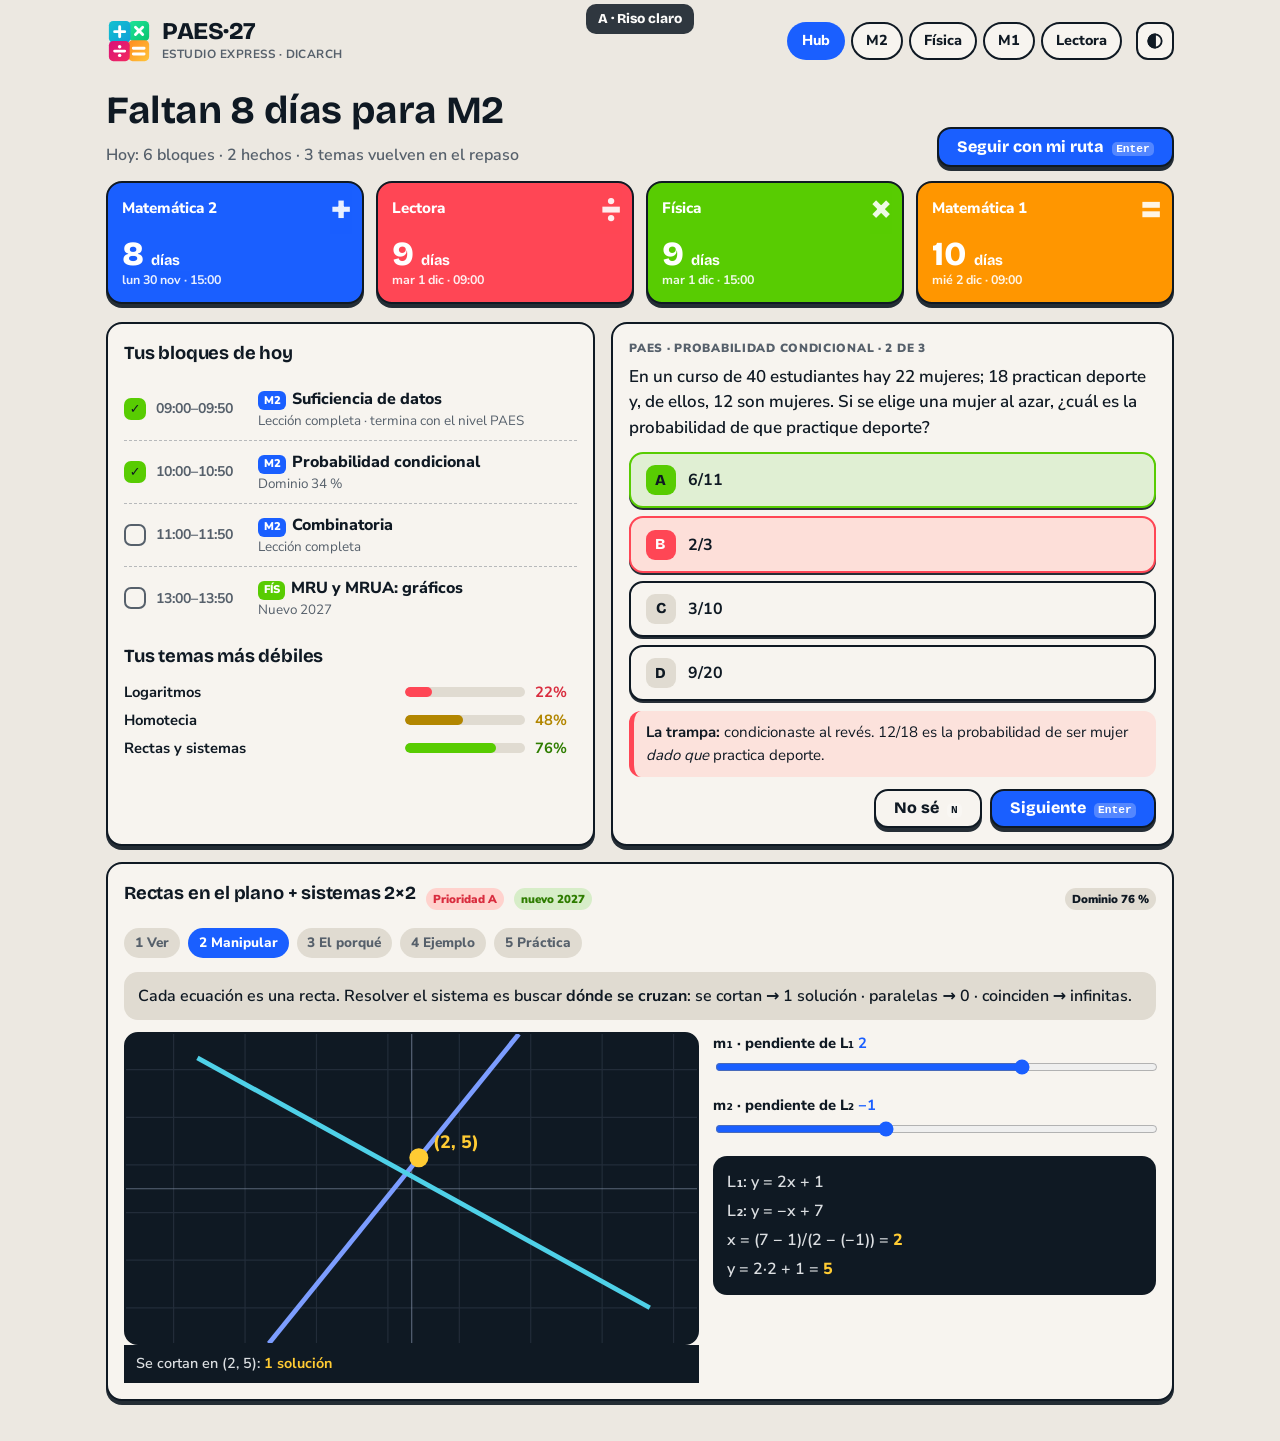
<file: paes27/prototipos/diseno.html>
<!doctype html>
<html lang="es">
<head>
<meta charset="utf-8">
<meta name="viewport" content="width=device-width,initial-scale=1">
<title>PAES 27 · prototipos de diseño</title>
<style>
@font-face{font-family:"Nunito Sans";src:url(../lib/fonts/nunito-sans-latin-wght-normal.woff2) format("woff2");font-weight:200 1000;font-display:swap}
@font-face{font-family:"Bricolage Grotesque";src:url(../lib/fonts/bricolage-grotesque-latin-wght-normal.woff2) format("woff2");font-weight:200 800;font-display:swap}

/* ---------- A · Riso claro (Numeria, modo claro) ---------- */
body[data-v=a]{--bg:#ECE8E1;--card:#F7F4EF;--card2:#E0DBD1;--ink:#0F1923;--muted:#56606B;--borde:2px solid #0F1923;--sombra:0 4px 0 0 rgba(15,25,35,.9);--sombra-sm:0 2px 0 0 rgba(15,25,35,.9);--r:16px;
  --pri:#1A5FFF;--pri-ink:#fff;--ok:#2F7D00;--okf:#58CC02;--mal:#D92D3F;--malf:#FF4655;--sol:#B28600;
  --m2:#1A5FFF;--cie:#58CC02;--m1:#FF9600;--len:#FF4655;--tile-ink:#fff;--fondo:none}
/* ---------- B · Riso noche (Numeria, modo oscuro) ---------- */
body[data-v=b]{--bg:#1E1F22;--card:#2B2D31;--card2:#35373C;--ink:#DBDEE1;--muted:#9AA0A8;--borde:2px solid rgba(219,222,225,.14);--sombra:0 4px 0 0 #0C0C0E;--sombra-sm:0 2px 0 0 #0C0C0E;--r:16px;
  --pri:#5B8CFF;--pri-ink:#0F1923;--ok:#79E22B;--okf:#79E22B;--mal:#FF5C66;--malf:#FF5C66;--sol:#FFCB33;
  --m2:#5B8CFF;--cie:#79E22B;--m1:#FF9E4D;--len:#FF5C66;--tile-ink:#0F1923;--fondo:none}
/* ---------- C · Azulejos vivos (como el ícono) ---------- */
body[data-v=c]{--bg:#F4F6FB;--card:#FFFFFF;--card2:#EEF1F8;--ink:#14162B;--muted:#5D6478;--borde:1px solid rgba(20,22,43,.06);--sombra:0 10px 30px -12px rgba(20,22,43,.25);--sombra-sm:0 4px 14px -8px rgba(20,22,43,.3);--r:22px;
  --pri:linear-gradient(135deg,#E5157A,#FF8A1F);--pri-ink:#fff;--ok:#0B9B5A;--okf:#18D98B;--mal:#D4145A;--malf:#E5157A;--sol:#C77700;
  --m2:linear-gradient(135deg,#10B6C8,#0E8BD8);--cie:linear-gradient(135deg,#18D98B,#0BAE6A);--m1:linear-gradient(135deg,#FF8A1F,#FFC53A);--len:linear-gradient(135deg,#E5157A,#F2295F);--tile-ink:#fff;
  --fondo:radial-gradient(40% 30% at 8% 0%,rgba(16,182,200,.16),transparent 70%),radial-gradient(35% 30% at 95% 5%,rgba(229,21,122,.12),transparent 70%),radial-gradient(40% 35% at 85% 100%,rgba(255,138,31,.12),transparent 70%)}

*{box-sizing:border-box}
html,body{margin:0}
body{background:var(--fondo),var(--bg);background-attachment:fixed;color:var(--ink);font:16px/1.5 "Nunito Sans",system-ui,sans-serif;-webkit-font-smoothing:antialiased}
h1,h2,h3,.disp{font-family:"Bricolage Grotesque","Nunito Sans",system-ui,sans-serif;letter-spacing:-.01em;margin:0}
.wrap{max-width:1100px;margin:0 auto;padding:18px 16px 40px}
.top{display:flex;align-items:center;gap:14px;flex-wrap:wrap;margin-bottom:18px}
.marca{display:flex;align-items:center;gap:10px}
.marca svg{width:46px;height:46px;flex:none}
.marca b{font:800 1.5rem/1 "Bricolage Grotesque",sans-serif;letter-spacing:-.02em}
.marca small{display:block;color:var(--muted);font-weight:700;font-size:.74rem;letter-spacing:.04em;text-transform:uppercase}
.nav{display:flex;gap:6px;margin-left:auto;flex-wrap:wrap}
.nav a{padding:.42em .9em;border-radius:999px;font-weight:800;font-size:.9rem;text-decoration:none;color:var(--ink);border:var(--borde);background:var(--card)}
.nav a.on{background:var(--m2);color:var(--tile-ink);border-color:transparent}
body[data-v=c] .nav a{border:0;box-shadow:var(--sombra-sm)}
.tema{width:38px;height:38px;border-radius:12px;border:var(--borde);background:var(--card);display:grid;place-items:center;font-size:1.1rem}
.saludo{display:flex;justify-content:space-between;align-items:end;gap:12px;flex-wrap:wrap;margin:8px 0 14px}
.saludo h1{font-size:clamp(1.6rem,1.2rem + 1.6vw,2.4rem)}
.saludo p{margin:.2em 0 0;color:var(--muted);font-weight:600}
.tiles{display:grid;grid-template-columns:repeat(4,minmax(0,1fr));gap:12px;margin-bottom:18px}
.tile{position:relative;border-radius:var(--r);padding:14px 14px 12px;color:var(--tile-ink);background:var(--c);box-shadow:var(--sombra);overflow:hidden;min-height:118px}
body[data-v=a] .tile{border:2px solid #0F1923}
.tile .sim{position:absolute;right:10px;top:6px;font:800 2.6rem/1 "Bricolage Grotesque",sans-serif;opacity:.9}
.tile .dias{font:800 2.1rem/1 "Bricolage Grotesque",sans-serif;margin-top:18px}
.tile .dias small{font-size:.9rem;font-weight:700}
.tile .pr{font-weight:800;font-size:.95rem}
.tile .f{font-size:.78rem;font-weight:700;opacity:.9}
.grid{display:grid;grid-template-columns:minmax(0,1fr) minmax(0,1.15fr);gap:16px}
.card{background:var(--card);border:var(--borde);border-radius:var(--r);box-shadow:var(--sombra);padding:16px}
.card h2{font-size:1.15rem;margin-bottom:10px;display:flex;align-items:center;gap:8px}
.bloque{display:grid;grid-template-columns:22px 92px 1fr;gap:10px;align-items:center;padding:9px 0;border-top:1px dashed color-mix(in oklab,var(--muted) 40%,transparent)}
.bloque:first-of-type{border-top:0}
.chk{width:22px;height:22px;border-radius:7px;border:2px solid var(--muted);display:grid;place-items:center;font-size:.8rem;font-weight:900}
.chk.si{background:var(--okf);border-color:var(--okf);color:#0F1923}
.hora{font-variant-numeric:tabular-nums;color:var(--muted);font-weight:700;font-size:.88rem}
.tag{display:inline-block;font-size:.7rem;font-weight:900;padding:.1em .5em;border-radius:6px;margin-right:6px;color:var(--tile-ink);background:var(--c)}
.tit{font-weight:800}
.det{color:var(--muted);font-size:.84rem}
.dom{display:grid;grid-template-columns:1fr 120px 42px;gap:10px;align-items:center;margin:6px 0;font-weight:700;font-size:.92rem}
.bar{height:10px;border-radius:99px;background:var(--card2);overflow:hidden}.bar i{display:block;height:100%;border-radius:99px}
.q-meta{font-size:.74rem;font-weight:900;letter-spacing:.06em;text-transform:uppercase;color:var(--muted);margin-bottom:6px}
.q-enun{font-size:1.06rem;font-weight:600;margin-bottom:12px}
.op{display:flex;gap:12px;align-items:center;padding:.7em .9em;border-radius:14px;border:var(--borde);background:var(--card);box-shadow:var(--sombra-sm);margin:8px 0;font-weight:700}
body[data-v=c] .op:not(.ok):not(.mal){background:var(--card2);box-shadow:none;border:2px solid transparent}
.op .l{width:30px;height:30px;border-radius:9px;display:grid;place-items:center;font:800 .95rem/1 "Bricolage Grotesque",sans-serif;background:var(--card2);flex:none}
body[data-v=c] .op:not(.ok):not(.mal) .l{background:#fff}
body .op.ok{border-color:var(--okf);background:color-mix(in oklab,var(--okf) 16%,var(--card))}
body .op.ok .l{background:var(--okf);color:#0F1923}
body .op.mal{border-color:var(--malf);background:color-mix(in oklab,var(--malf) 14%,var(--card))}
body .op.mal .l{background:var(--malf);color:#fff}
.trampa{margin-top:10px;padding:10px 12px;border-radius:12px;background:color-mix(in oklab,var(--malf) 12%,var(--card));border-left:5px solid var(--malf);font-size:.94rem}
.acc{display:flex;justify-content:flex-end;gap:8px;margin-top:12px}
.btn{border:0;border-radius:14px;padding:.62em 1.15em;font:800 1rem/1 "Bricolage Grotesque",sans-serif;cursor:pointer;color:var(--pri-ink);background:var(--pri);box-shadow:var(--sombra);transition:transform .08s,box-shadow .08s}
body[data-v=a] .btn{border:2px solid #0F1923}
.btn:active{transform:translateY(4px);box-shadow:none}
.btn.sec{background:var(--card);color:var(--ink);border:var(--borde)}
kbd{font:700 .7em ui-monospace,monospace;background:rgba(255,255,255,.25);border-radius:5px;padding:.1em .35em;margin-left:.35em}
.leccion{margin-top:16px}
.lec-head{display:flex;align-items:center;gap:10px;flex-wrap:wrap}
.chip{font-size:.72rem;font-weight:900;padding:.2em .6em;border-radius:99px;background:var(--card2)}
.chip.a{background:color-mix(in oklab,var(--malf) 22%,var(--card));color:var(--mal)}
.chip.n{background:color-mix(in oklab,var(--okf) 22%,var(--card));color:var(--ok)}
.idea{margin:12px 0;padding:12px 14px;border-radius:14px;background:var(--card2);font-weight:600}
.idea b{color:var(--ink)}
.pasos{display:flex;gap:8px;margin:10px 0 14px;flex-wrap:wrap}
.pasos span{font-weight:800;font-size:.85rem;padding:.35em .8em;border-radius:99px;background:var(--card2);color:var(--muted)}
.pasos span.on{background:var(--m2);color:var(--tile-ink)}
.manip{display:grid;grid-template-columns:minmax(0,1.3fr) minmax(0,1fr);gap:14px}
.pizarra{background:#0F1923;border-radius:14px;overflow:hidden;border:2px solid #0F1923}
body[data-v=c] .pizarra{border:0;background:linear-gradient(160deg,#141833,#0F1923)}
.pizarra svg{display:block;width:100%;height:auto}
.cap{background:#0F1923;color:#DBDEE1;padding:8px 12px;font-size:.9rem;font-weight:600}
body[data-v=c] .cap{background:#141833}
.sl{display:block;font-weight:800;font-size:.92rem;margin-bottom:10px}
.sl b{color:var(--pri-solo,#1A5FFF)}
body[data-v=b]{--pri-solo:#5B8CFF}body[data-v=c]{--pri-solo:#0E8BD8}
input[type=range]{width:100%;accent-color:var(--pri-solo,#1A5FFF);height:22px}
.formula{background:#0F1923;color:#DBDEE1;border-radius:14px;padding:12px 14px;font-weight:600;line-height:1.8;font-variant-numeric:tabular-nums}
body[data-v=c] .formula{background:#141833}
.formula .hl{color:#FFCB33;font-weight:800}
.etq{position:absolute;left:50%;transform:translateX(-50%);top:4px;background:#0F1923;color:#fff;font:800 .85rem/1 "Bricolage Grotesque",sans-serif;padding:8px 12px;border-radius:10px;opacity:.85}
@media (max-width:760px){.tiles{grid-template-columns:repeat(2,minmax(0,1fr))}.grid,.manip{grid-template-columns:minmax(0,1fr)}.nav{margin-left:0}}
</style>
</head>
<body data-v="a">
<div class="wrap">
  <header class="top">
    <div class="marca">
      <svg viewBox="0 0 64 64" aria-hidden="true">
        <defs>
          <linearGradient id="gt" x1="0" y1="0" x2="1" y2="1"><stop offset="0" stop-color="#14C1CF"/><stop offset="1" stop-color="#0E9FD8"/></linearGradient>
          <linearGradient id="gv" x1="0" y1="0" x2="1" y2="1"><stop offset="0" stop-color="#1FE39A"/><stop offset="1" stop-color="#0BC46E"/></linearGradient>
          <linearGradient id="gm" x1="0" y1="0" x2="1" y2="1"><stop offset="0" stop-color="#D9127A"/><stop offset="1" stop-color="#F2295F"/></linearGradient>
          <linearGradient id="go" x1="0" y1="0" x2="1" y2="1"><stop offset="0" stop-color="#FF8A1F"/><stop offset="1" stop-color="#FFC53A"/></linearGradient>
        </defs>
        <rect x="32" y="4" width="28" height="28" rx="6" fill="url(#gv)"/>
        <rect x="4" y="4" width="30" height="30" rx="6" fill="url(#gt)"/>
        <rect x="31" y="31" width="29" height="29" rx="6" fill="url(#go)"/>
        <rect x="4" y="32" width="29" height="28" rx="6" fill="url(#gm)"/>
        <g stroke="#fff" stroke-width="4" stroke-linecap="round" fill="none">
          <path d="M19 12v14M12 19h14"/><path d="M41 13l10 10M51 13L41 23"/><path d="M12 46h14"/><path d="M38 42h15M38 50h15"/>
        </g>
        <g fill="#fff"><circle cx="19" cy="40" r="2.4"/><circle cx="19" cy="52" r="2.4"/></g>
      </svg>
      <div><b>PAES·27</b><small>estudio express · dicarch</small></div>
    </div>
    <nav class="nav"><a class="on">Hub</a><a>M2</a><a>Física</a><a>M1</a><a>Lectora</a></nav>
    <div class="tema" title="Tema claro/oscuro"><svg viewBox="0 0 24 24" width="20" height="20" fill="none" stroke="currentColor" stroke-width="2.2"><circle cx="12" cy="12" r="8"/><path d="M12 4a8 8 0 0 0 0 16z" fill="currentColor"/></svg></div>
  </header>

  <div class="saludo">
    <div><h1>Faltan 8 días para M2</h1><p>Hoy: 6 bloques · 2 hechos · 3 temas vuelven en el repaso</p></div>
    <button class="btn">Seguir con mi ruta <kbd>Enter</kbd></button>
  </div>

  <div class="tiles">
    <div class="tile" style="--c:var(--m2)"><span class="sim">+</span><div class="pr">Matemática 2</div><div class="dias">8 <small>días</small></div><div class="f">lun 30 nov · 15:00</div></div>
    <div class="tile" style="--c:var(--len)"><span class="sim">÷</span><div class="pr">Lectora</div><div class="dias">9 <small>días</small></div><div class="f">mar 1 dic · 09:00</div></div>
    <div class="tile" style="--c:var(--cie)"><span class="sim">×</span><div class="pr">Física</div><div class="dias">9 <small>días</small></div><div class="f">mar 1 dic · 15:00</div></div>
    <div class="tile" style="--c:var(--m1)"><span class="sim">=</span><div class="pr">Matemática 1</div><div class="dias">10 <small>días</small></div><div class="f">mié 2 dic · 09:00</div></div>
  </div>

  <div class="grid">
    <div class="card">
      <h2>Tus bloques de hoy</h2>
      <div class="bloque"><span class="chk si">✓</span><span class="hora">09:00–09:50</span><div><span class="tag" style="--c:var(--m2)">M2</span><span class="tit">Suficiencia de datos</span><div class="det">Lección completa · termina con el nivel PAES</div></div></div>
      <div class="bloque"><span class="chk si">✓</span><span class="hora">10:00–10:50</span><div><span class="tag" style="--c:var(--m2)">M2</span><span class="tit">Probabilidad condicional</span><div class="det">Dominio 34 %</div></div></div>
      <div class="bloque"><span class="chk"></span><span class="hora">11:00–11:50</span><div><span class="tag" style="--c:var(--m2)">M2</span><span class="tit">Combinatoria</span><div class="det">Lección completa</div></div></div>
      <div class="bloque"><span class="chk"></span><span class="hora">13:00–13:50</span><div><span class="tag" style="--c:var(--cie)">FÍS</span><span class="tit">MRU y MRUA: gráficos</span><div class="det">Nuevo 2027</div></div></div>
      <h2 style="margin-top:14px">Tus temas más débiles</h2>
      <div class="dom"><span>Logaritmos</span><div class="bar"><i style="width:22%;background:var(--malf)"></i></div><span style="color:var(--mal)">22%</span></div>
      <div class="dom"><span>Homotecia</span><div class="bar"><i style="width:48%;background:var(--sol)"></i></div><span style="color:var(--sol)">48%</span></div>
      <div class="dom"><span>Rectas y sistemas</span><div class="bar"><i style="width:76%;background:var(--okf)"></i></div><span style="color:var(--ok)">76%</span></div>
    </div>
    <div class="card">
      <div class="q-meta">PAES · Probabilidad condicional · 2 de 3</div>
      <div class="q-enun">En un curso de 40 estudiantes hay 22 mujeres; 18 practican deporte y, de ellos, 12 son mujeres. Si se elige una mujer al azar, ¿cuál es la probabilidad de que practique deporte?</div>
      <div class="op ok"><span class="l">A</span>6/11</div>
      <div class="op mal"><span class="l">B</span>2/3</div>
      <div class="op"><span class="l">C</span>3/10</div>
      <div class="op"><span class="l">D</span>9/20</div>
      <div class="trampa"><b>La trampa:</b> condicionaste al revés. 12/18 es la probabilidad de ser mujer <i>dado que</i> practica deporte.</div>
      <div class="acc"><button class="btn sec">No sé <kbd>N</kbd></button><button class="btn">Siguiente <kbd>Enter</kbd></button></div>
    </div>
  </div>

  <div class="card leccion">
    <div class="lec-head"><h2>Rectas en el plano + sistemas 2×2</h2><span class="chip a">Prioridad A</span><span class="chip n">nuevo 2027</span><span class="chip" style="margin-left:auto">Dominio 76 %</span></div>
    <div class="pasos"><span>1 Ver</span><span class="on">2 Manipular</span><span>3 El porqué</span><span>4 Ejemplo</span><span>5 Práctica</span></div>
    <p class="idea">Cada ecuación es una recta. Resolver el sistema es buscar <b>dónde se cruzan</b>: se cortan → 1 solución · paralelas → 0 · coinciden → infinitas.</p>
    <div class="manip">
      <div>
        <div class="pizarra"><svg viewBox="0 0 480 260"><g stroke="rgba(147,160,187,.14)">
          <path d="M0 30H480M0 70H480M0 110H480M0 150H480M0 190H480M0 230H480M40 0V260M100 0V260M160 0V260M220 0V260M280 0V260M340 0V260M400 0V260M460 0V260"/></g>
          <path d="M0 130H480M240 0V260" stroke="rgba(147,160,187,.55)"/>
          <path d="M120 260L330 0" stroke="#7C9DFF" stroke-width="4"/><path d="M60 20L440 230" stroke="#4FD1E8" stroke-width="4"/>
          <circle cx="246" cy="104" r="8" fill="#FFCB33"/><text x="258" y="96" fill="#FFCB33" font-weight="800" font-size="15">(2, 5)</text></svg></div>
        <div class="cap">Se cortan en (2, 5): <b style="color:#FFCB33">1 solución</b></div>
      </div>
      <div>
        <label class="sl">m₁ · pendiente de L₁ <b>2</b><input type="range" value="70"></label>
        <label class="sl">m₂ · pendiente de L₂ <b>−1</b><input type="range" value="38"></label>
        <div class="formula">L₁: y = 2x + 1<br>L₂: y = −x + 7<br>x = (7 − 1)/(2 − (−1)) = <span class="hl">2</span><br>y = 2·2 + 1 = <span class="hl">5</span></div>
      </div>
    </div>
  </div>
</div>
<div class="etq" id="etq"></div>
<script>
const v = new URLSearchParams(location.search).get('v') || 'a';
document.body.dataset.v = v;
document.getElementById('etq').textContent = { a: 'A · Riso claro', b: 'B · Riso noche', c: 'C · Azulejos vivos' }[v];
</script>
</body>
</html>
</file>
